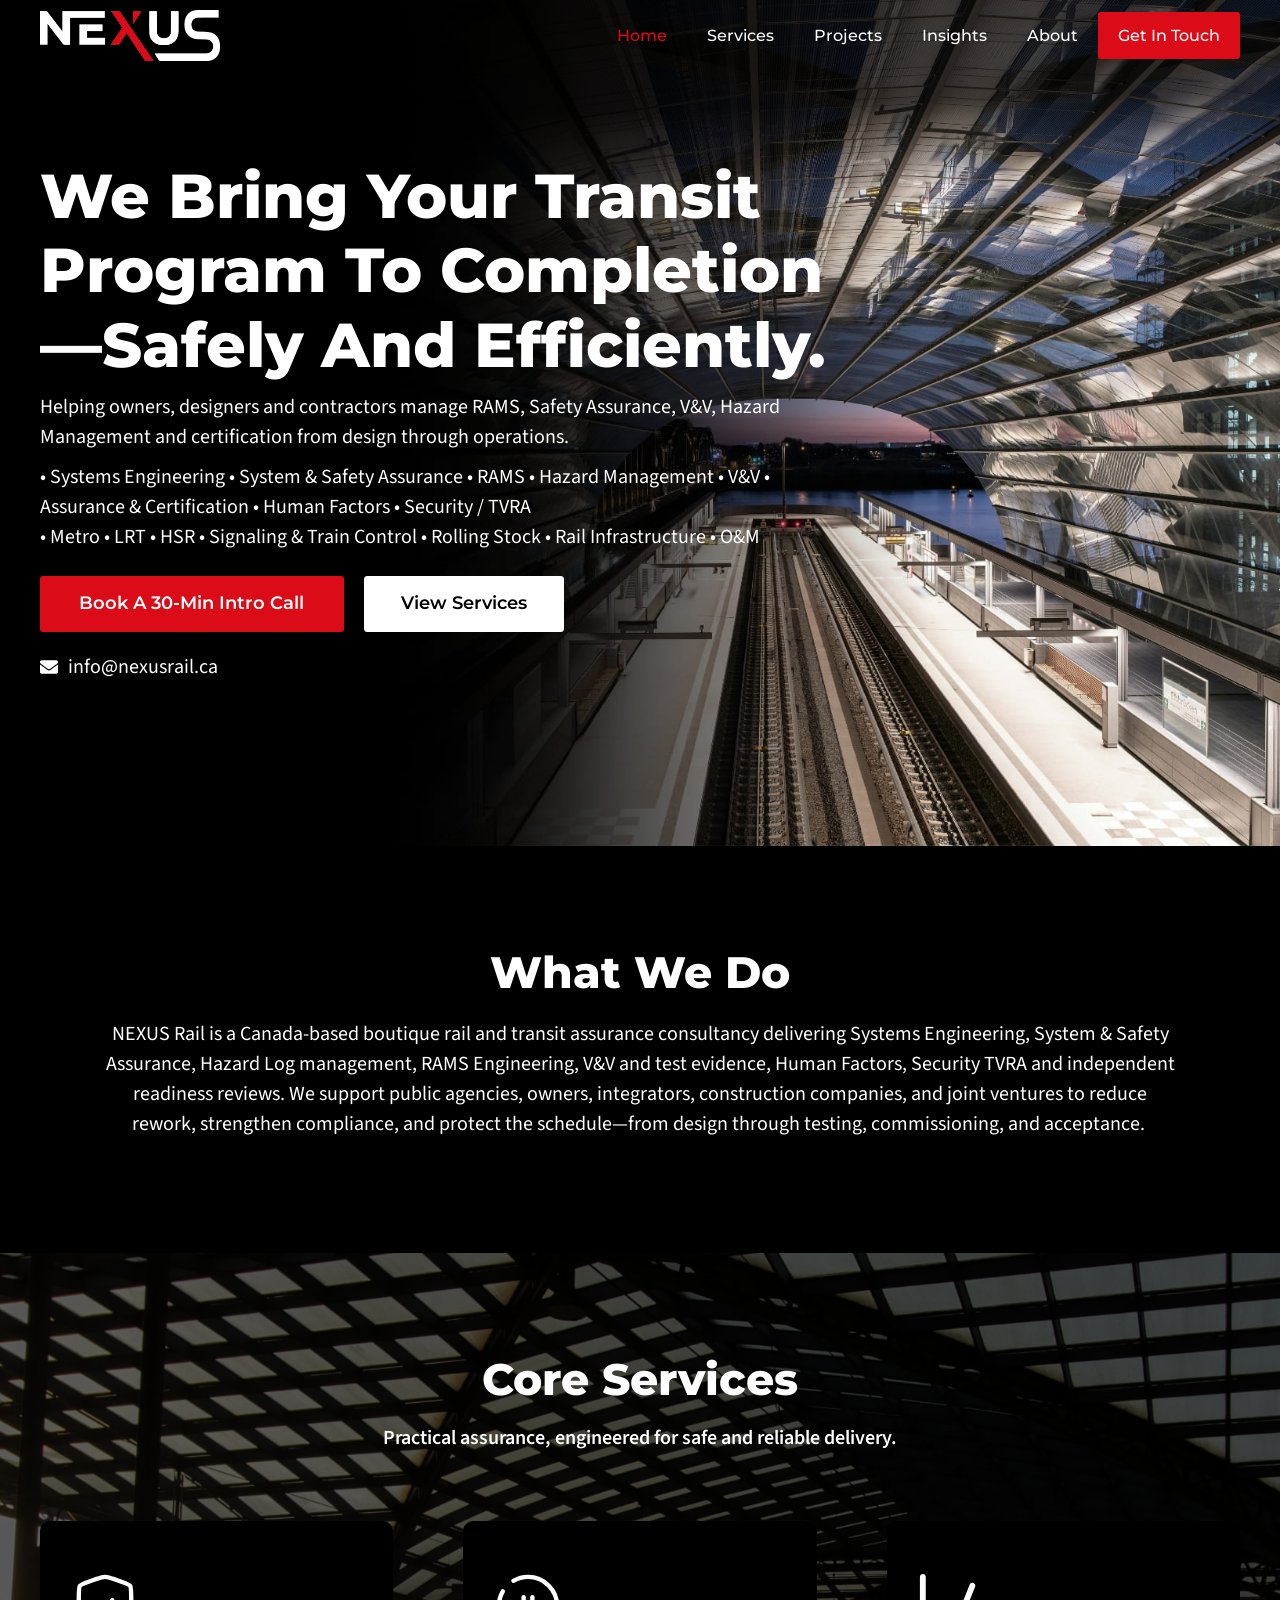
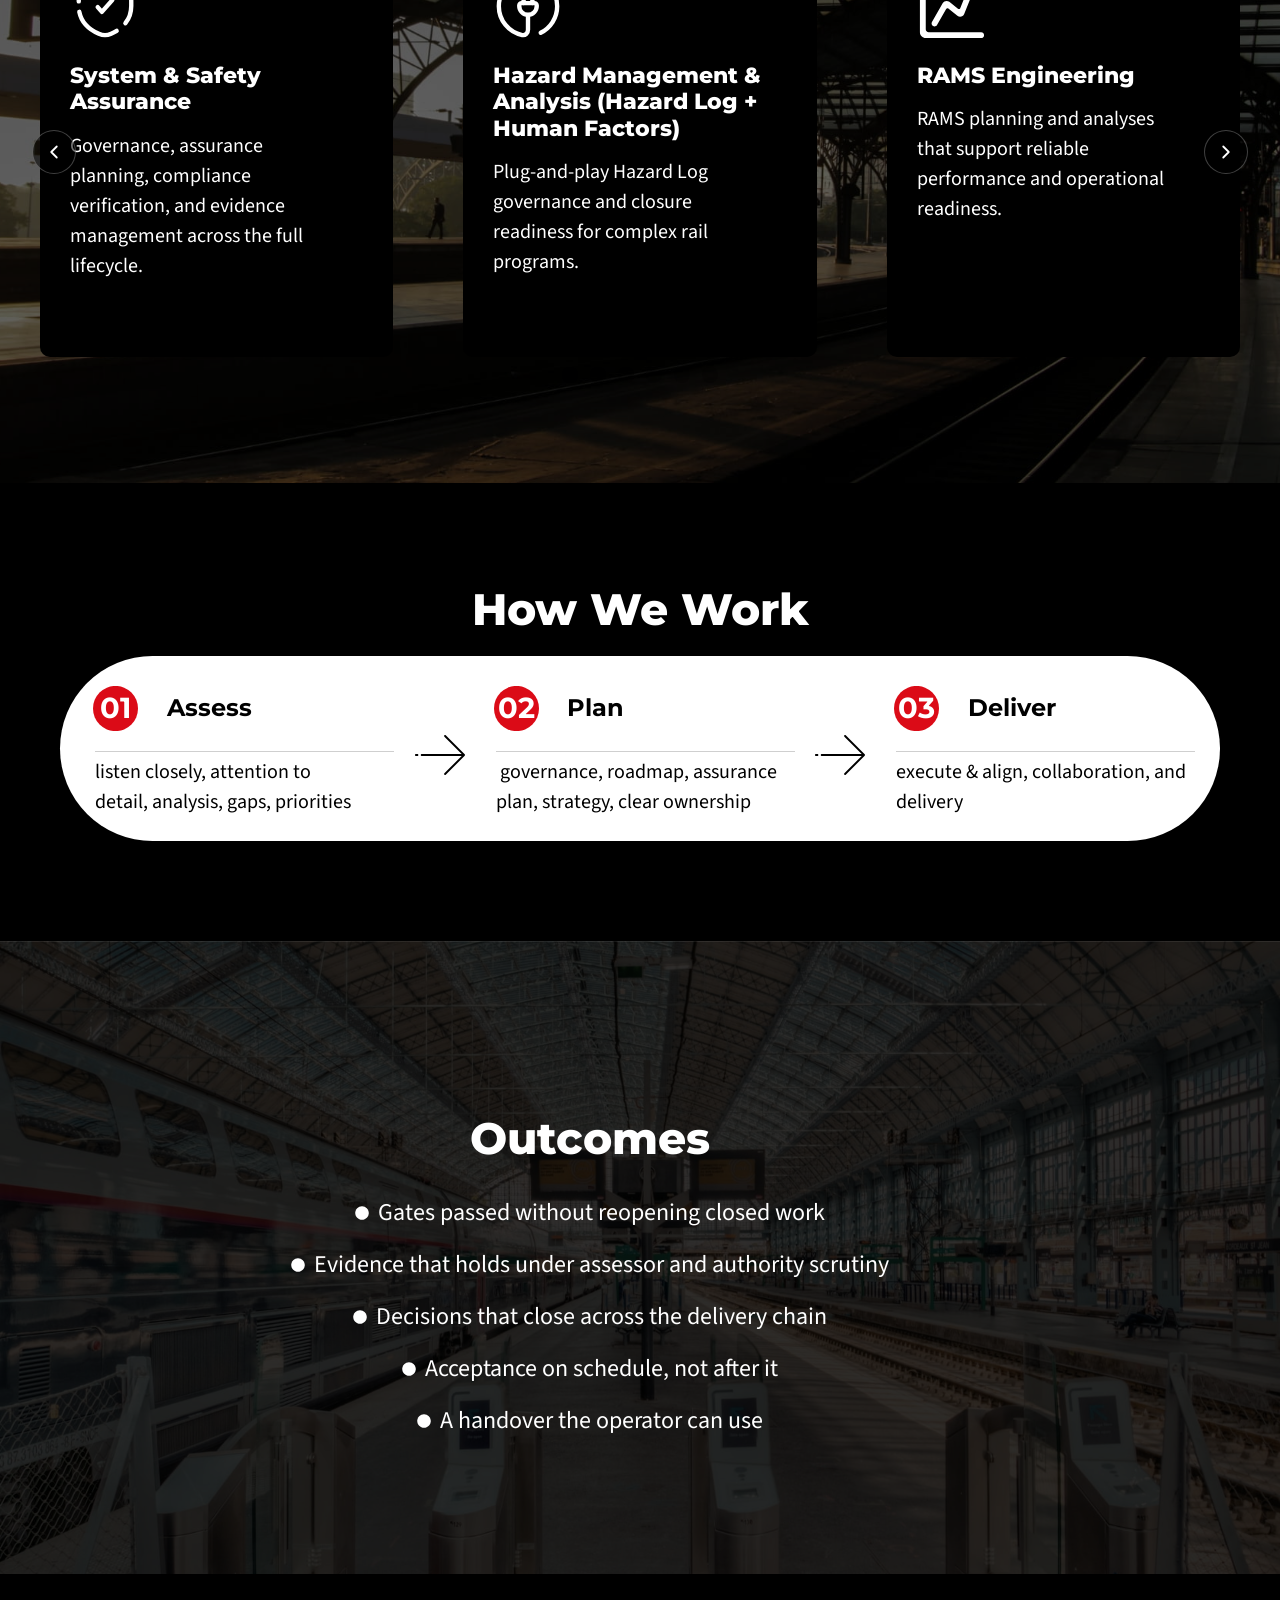
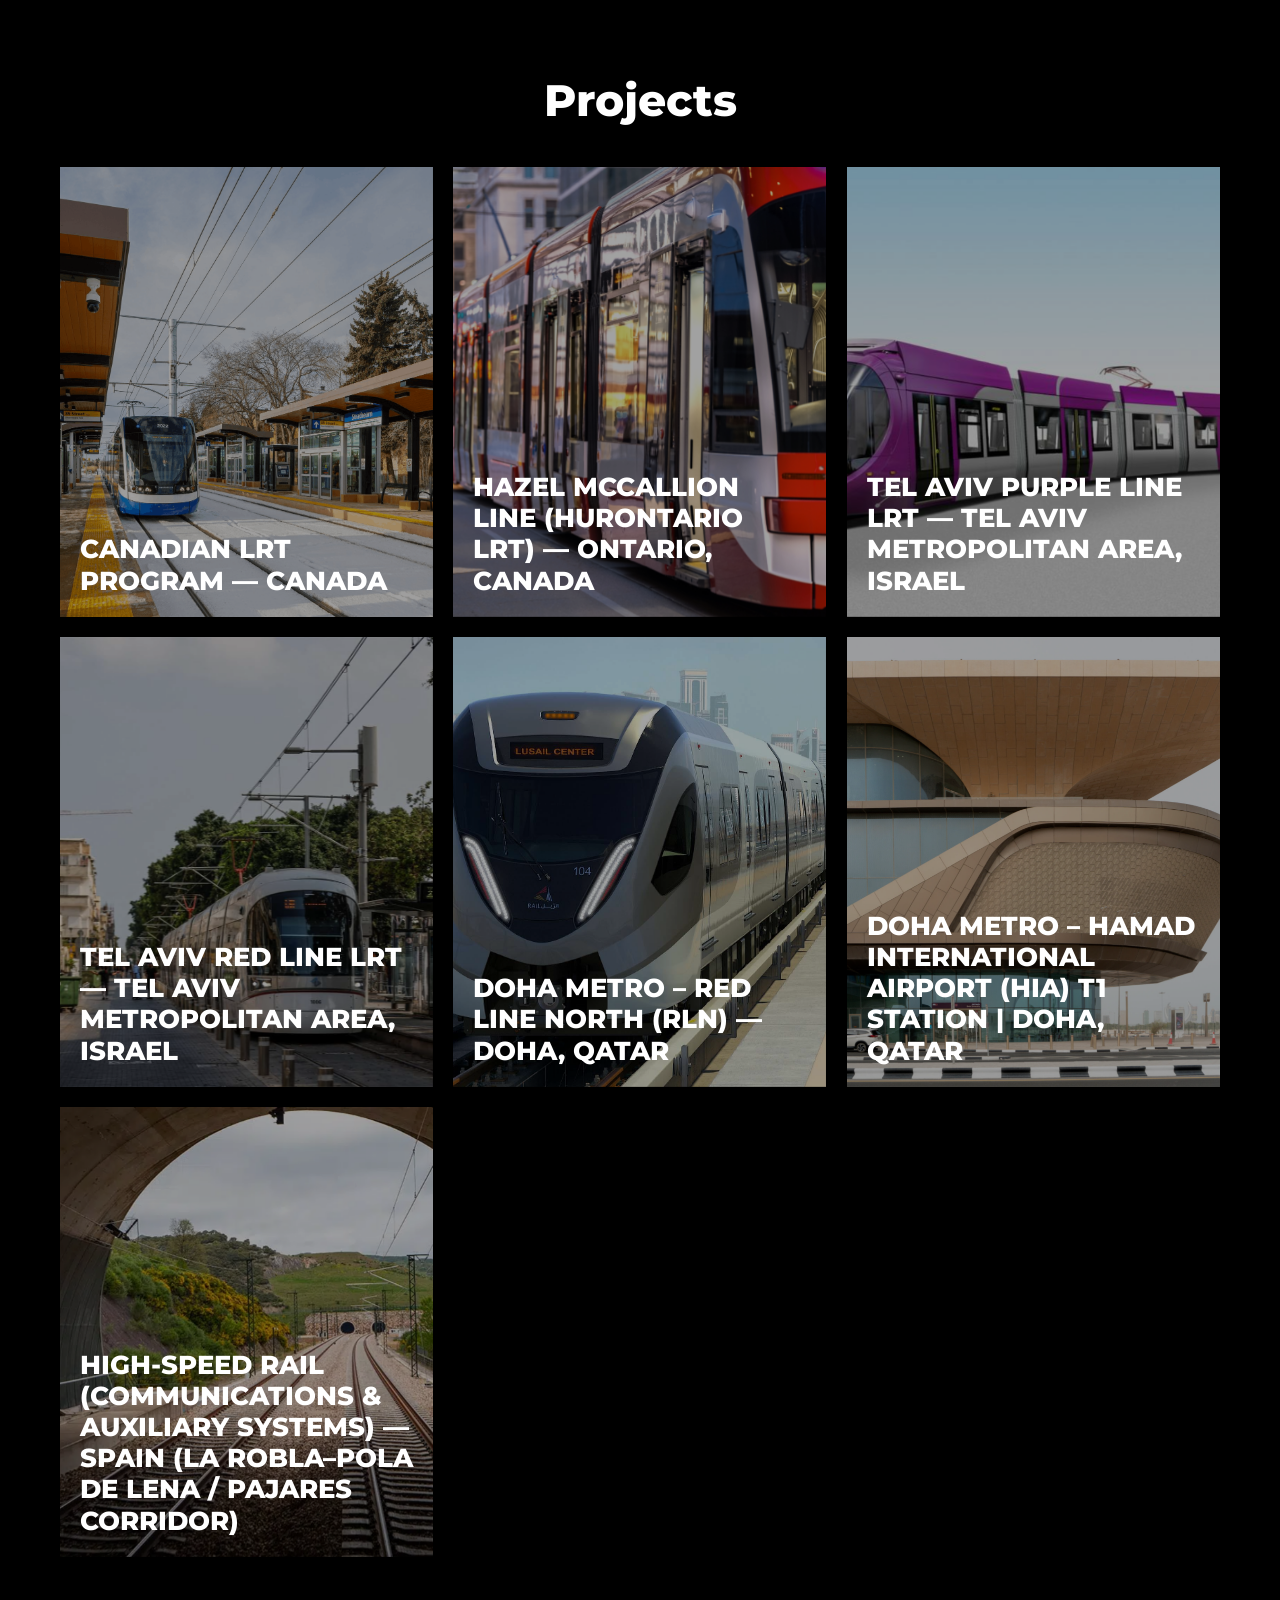
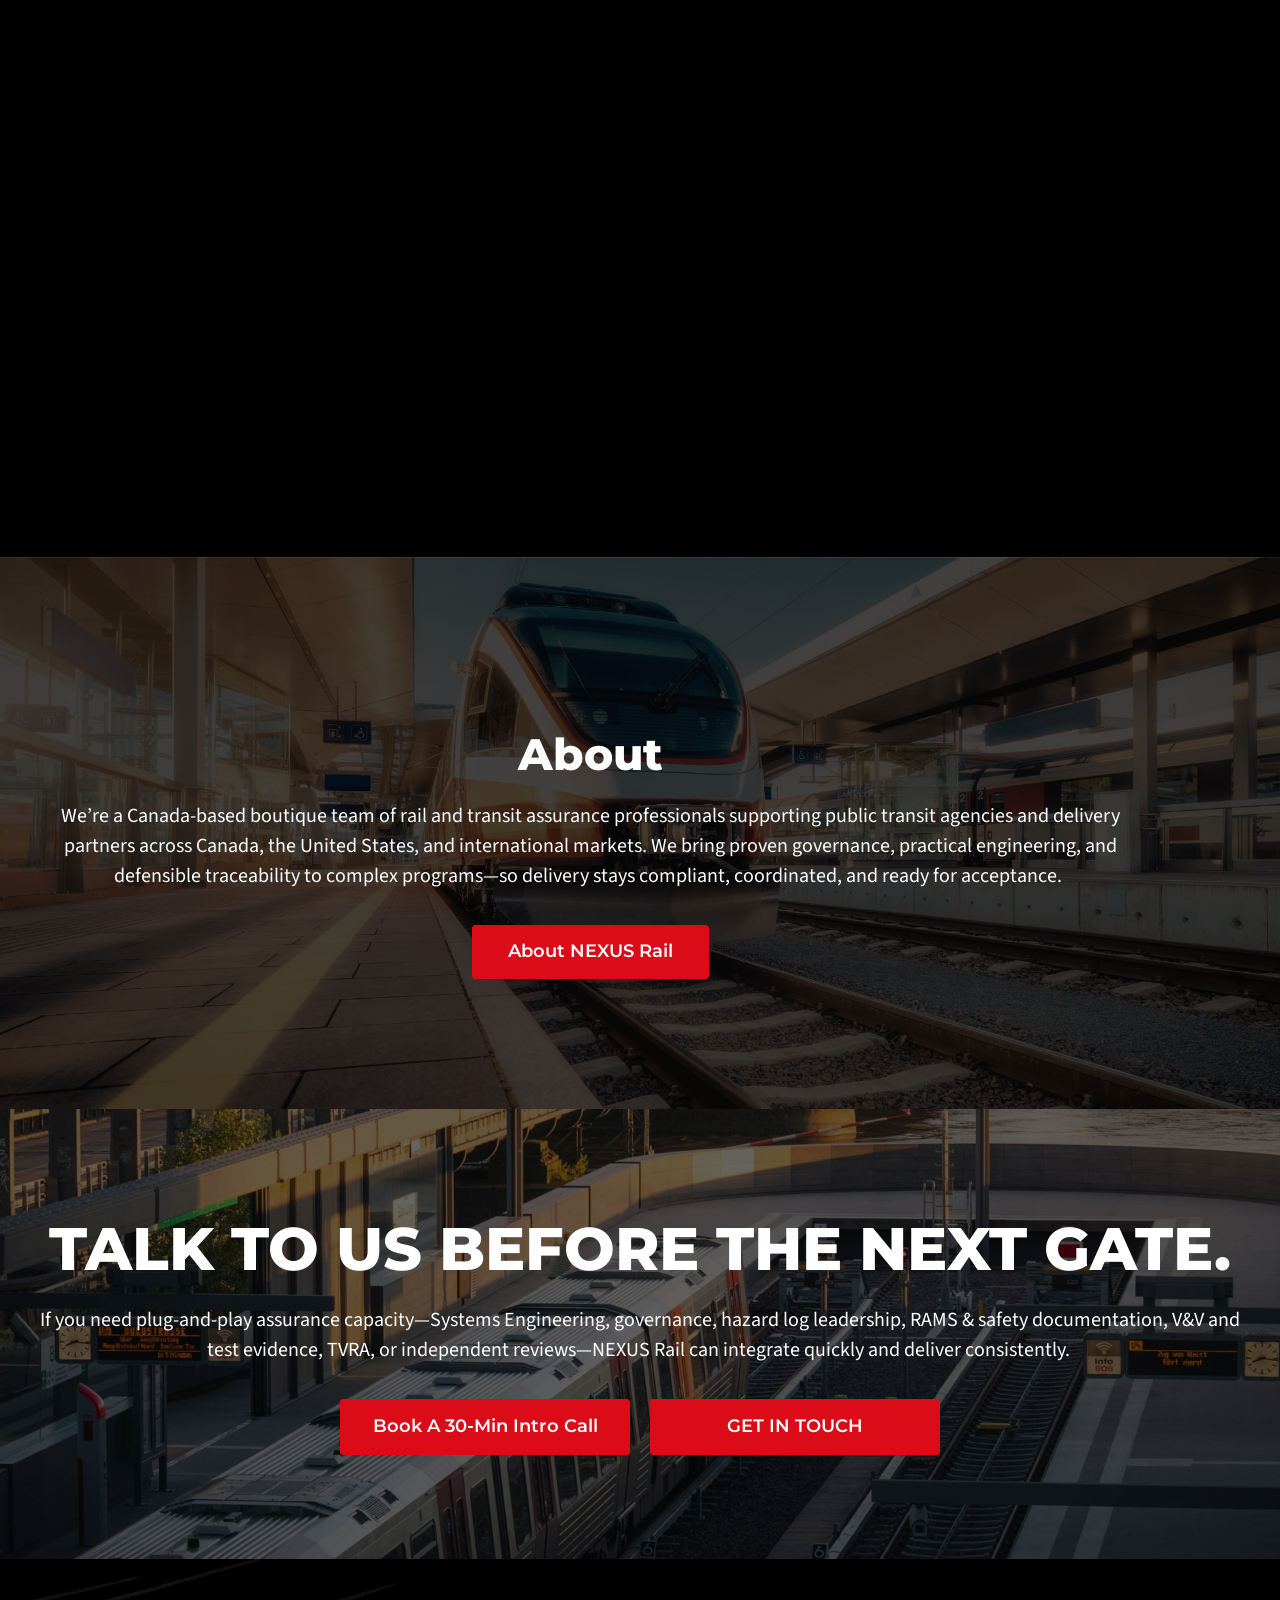
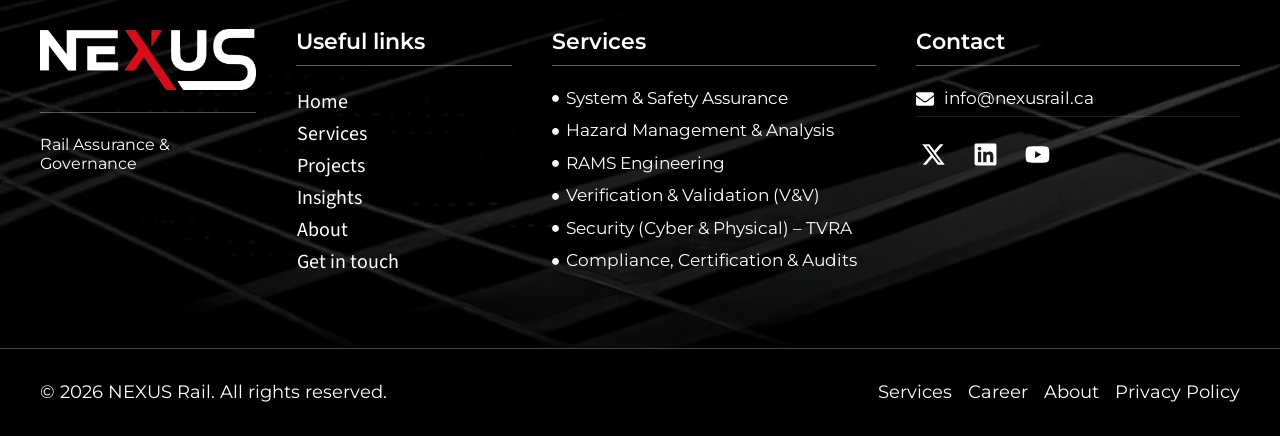
<file: index.html>
<!doctype html>
<html lang="en-US">
<head>
	<meta charset="UTF-8">
<link rel="preload" as="image" fetchpriority="high" href="wp-content/uploads/2026/02/Home-bg-5-1.jpg">
<meta name="description" content="Helping owners, designers and contractors manage RAMS, Safety Assurance, V&amp;V, Hazard Management and certification from design through operations.">
<meta property="og:type" content="website">
<meta property="og:site_name" content="NEXUS Rail">
<meta property="og:title" content="NEXUS Rail – System &amp; Safety Assurance for Rail &amp; Transit">
<meta property="og:description" content="Helping owners, designers and contractors manage RAMS, Safety Assurance, V&amp;V, Hazard Management and certification from design through operations.">
<meta property="og:url" content="https://nexusrail.ca/">
<meta property="og:image" content="https://nexusrail.ca/wp-content/uploads/2026/02/Home-bg-5-1.jpg">
<meta name="twitter:card" content="summary_large_image">
<meta name="twitter:title" content="NEXUS Rail – System &amp; Safety Assurance for Rail &amp; Transit">
<meta name="twitter:description" content="Helping owners, designers and contractors manage RAMS, Safety Assurance, V&amp;V, Hazard Management and certification from design through operations.">
<meta name="twitter:image" content="https://nexusrail.ca/wp-content/uploads/2026/02/Home-bg-5-1.jpg">
<script type="application/ld+json">
{"@context":"https://schema.org","@type":"ProfessionalService","name":"NEXUS Rail","legalName":"NEXUS RAMS GROUP INC.","alternateName":"NEXUS","url":"https://nexusrail.ca/","email":"info@nexusrail.ca","description":"Canada-based boutique rail and transit assurance consultancy delivering Systems Engineering, System & Safety Assurance, RAMS Engineering, Verification & Validation, Hazard Management, Human Factors and Security TVRA.","areaServed":[{"@type":"Country","name":"Canada"},{"@type":"Country","name":"United States"}],"address":{"@type":"PostalAddress","addressCountry":"CA"},"knowsAbout":["Systems Engineering","System and Safety Assurance","RAMS Engineering","Verification and Validation","Hazard Log management","Human Factors","Security TVRA","EN 50126","EN 50128","EN 50129","CENELEC","Light Rail Transit","Metro","High-Speed Rail"],"sameAs":["https://www.linkedin.com/company/nexusrail/","https://x.com/nexusrams","https://www.youtube.com/channel/UCzqn185ifiKt5XeITtR0sHA"]}
</script>
	<meta name="viewport" content="width=device-width, initial-scale=1">
	<link rel="profile" href="https://gmpg.org/xfn/11">
	<title>NEXUS Rail – System &amp; Safety Assurance for Rail &amp; Transit</title>
<link data-rocket-preload as="style" href="https://fonts.googleapis.com/css?family=Montserrat%3A100%2C100italic%2C200%2C200italic%2C300%2C300italic%2C400%2C400italic%2C500%2C500italic%2C600%2C600italic%2C700%2C700italic%2C800%2C800italic%2C900%2C900italic%7CSource%20Sans%203%3A100%2C100italic%2C200%2C200italic%2C300%2C300italic%2C400%2C400italic%2C500%2C500italic%2C600%2C600italic%2C700%2C700italic%2C800%2C800italic%2C900%2C900italic&#038;display=swap" rel="preload">
<link href="https://fonts.googleapis.com/css?family=Montserrat%3A100%2C100italic%2C200%2C200italic%2C300%2C300italic%2C400%2C400italic%2C500%2C500italic%2C600%2C600italic%2C700%2C700italic%2C800%2C800italic%2C900%2C900italic%7CSource%20Sans%203%3A100%2C100italic%2C200%2C200italic%2C300%2C300italic%2C400%2C400italic%2C500%2C500italic%2C600%2C600italic%2C700%2C700italic%2C800%2C800italic%2C900%2C900italic&#038;display=swap" media="print" onload="this.media=&#039;all&#039;" rel="stylesheet">
<noscript data-wpr-hosted-gf-parameters=""><link rel="stylesheet" href="https://fonts.googleapis.com/css?family=Montserrat%3A100%2C100italic%2C200%2C200italic%2C300%2C300italic%2C400%2C400italic%2C500%2C500italic%2C600%2C600italic%2C700%2C700italic%2C800%2C800italic%2C900%2C900italic%7CSource%20Sans%203%3A100%2C100italic%2C200%2C200italic%2C300%2C300italic%2C400%2C400italic%2C500%2C500italic%2C600%2C600italic%2C700%2C700italic%2C800%2C800italic%2C900%2C900italic&#038;display=swap"></noscript>
<meta name='robots' content='max-image-preview:large' />
<link href='https://fonts.gstatic.com' crossorigin rel='preconnect' />
<style id="wp-img-auto-sizes-contain-inline-css">
img:is([sizes=auto i],[sizes^="auto," i]){contain-intrinsic-size:3000px 1500px}
/*# sourceURL=wp-img-auto-sizes-contain-inline-css */
</style>
<style id="global-styles-inline-css">
:root{--wp--preset--aspect-ratio--square: 1;--wp--preset--aspect-ratio--4-3: 4/3;--wp--preset--aspect-ratio--3-4: 3/4;--wp--preset--aspect-ratio--3-2: 3/2;--wp--preset--aspect-ratio--2-3: 2/3;--wp--preset--aspect-ratio--16-9: 16/9;--wp--preset--aspect-ratio--9-16: 9/16;--wp--preset--color--black: #000000;--wp--preset--color--cyan-bluish-gray: #abb8c3;--wp--preset--color--white: #ffffff;--wp--preset--color--pale-pink: #f78da7;--wp--preset--color--vivid-red: #cf2e2e;--wp--preset--color--luminous-vivid-orange: #ff6900;--wp--preset--color--luminous-vivid-amber: #fcb900;--wp--preset--color--light-green-cyan: #7bdcb5;--wp--preset--color--vivid-green-cyan: #00d084;--wp--preset--color--pale-cyan-blue: #8ed1fc;--wp--preset--color--vivid-cyan-blue: #0693e3;--wp--preset--color--vivid-purple: #9b51e0;--wp--preset--gradient--vivid-cyan-blue-to-vivid-purple: linear-gradient(135deg,rgb(6,147,227) 0%,rgb(155,81,224) 100%);--wp--preset--gradient--light-green-cyan-to-vivid-green-cyan: linear-gradient(135deg,rgb(122,220,180) 0%,rgb(0,208,130) 100%);--wp--preset--gradient--luminous-vivid-amber-to-luminous-vivid-orange: linear-gradient(135deg,rgb(252,185,0) 0%,rgb(255,105,0) 100%);--wp--preset--gradient--luminous-vivid-orange-to-vivid-red: linear-gradient(135deg,rgb(255,105,0) 0%,rgb(207,46,46) 100%);--wp--preset--gradient--very-light-gray-to-cyan-bluish-gray: linear-gradient(135deg,rgb(238,238,238) 0%,rgb(169,184,195) 100%);--wp--preset--gradient--cool-to-warm-spectrum: linear-gradient(135deg,rgb(74,234,220) 0%,rgb(151,120,209) 20%,rgb(207,42,186) 40%,rgb(238,44,130) 60%,rgb(251,105,98) 80%,rgb(254,248,76) 100%);--wp--preset--gradient--blush-light-purple: linear-gradient(135deg,rgb(255,206,236) 0%,rgb(152,150,240) 100%);--wp--preset--gradient--blush-bordeaux: linear-gradient(135deg,rgb(254,205,165) 0%,rgb(254,45,45) 50%,rgb(107,0,62) 100%);--wp--preset--gradient--luminous-dusk: linear-gradient(135deg,rgb(255,203,112) 0%,rgb(199,81,192) 50%,rgb(65,88,208) 100%);--wp--preset--gradient--pale-ocean: linear-gradient(135deg,rgb(255,245,203) 0%,rgb(182,227,212) 50%,rgb(51,167,181) 100%);--wp--preset--gradient--electric-grass: linear-gradient(135deg,rgb(202,248,128) 0%,rgb(113,206,126) 100%);--wp--preset--gradient--midnight: linear-gradient(135deg,rgb(2,3,129) 0%,rgb(40,116,252) 100%);--wp--preset--font-size--small: 13px;--wp--preset--font-size--medium: 20px;--wp--preset--font-size--large: 36px;--wp--preset--font-size--x-large: 42px;--wp--preset--spacing--20: 0.44rem;--wp--preset--spacing--30: 0.67rem;--wp--preset--spacing--40: 1rem;--wp--preset--spacing--50: 1.5rem;--wp--preset--spacing--60: 2.25rem;--wp--preset--spacing--70: 3.38rem;--wp--preset--spacing--80: 5.06rem;--wp--preset--shadow--natural: 6px 6px 9px rgba(0, 0, 0, 0.2);--wp--preset--shadow--deep: 12px 12px 50px rgba(0, 0, 0, 0.4);--wp--preset--shadow--sharp: 6px 6px 0px rgba(0, 0, 0, 0.2);--wp--preset--shadow--outlined: 6px 6px 0px -3px rgb(255, 255, 255), 6px 6px rgb(0, 0, 0);--wp--preset--shadow--crisp: 6px 6px 0px rgb(0, 0, 0);}.wp-block-button{--wp--preset--dimension--25: 25%;--wp--preset--dimension--50: 50%;--wp--preset--dimension--75: 75%;--wp--preset--dimension--100: 100%;}:root { --wp--style--global--content-size: 800px;--wp--style--global--wide-size: 1200px; }:where(body) { margin: 0; }.wp-site-blocks > .alignleft { float: left; margin-right: 2em; }.wp-site-blocks > .alignright { float: right; margin-left: 2em; }.wp-site-blocks > .aligncenter { justify-content: center; margin-left: auto; margin-right: auto; }:where(.wp-site-blocks) > * { margin-block-start: 24px; margin-block-end: 0; }:where(.wp-site-blocks) > :first-child { margin-block-start: 0; }:where(.wp-site-blocks) > :last-child { margin-block-end: 0; }:root { --wp--style--block-gap: 24px; }:root :where(.is-layout-flow) > :first-child{margin-block-start: 0;}:root :where(.is-layout-flow) > :last-child{margin-block-end: 0;}:root :where(.is-layout-flow) > *{margin-block-start: 24px;margin-block-end: 0;}:root :where(.is-layout-constrained) > :first-child{margin-block-start: 0;}:root :where(.is-layout-constrained) > :last-child{margin-block-end: 0;}:root :where(.is-layout-constrained) > *{margin-block-start: 24px;margin-block-end: 0;}:root :where(.is-layout-flex){gap: 24px;}:root :where(.is-layout-grid){gap: 24px;}.is-layout-flow > .alignleft{float: left;margin-inline-start: 0;margin-inline-end: 2em;}.is-layout-flow > .alignright{float: right;margin-inline-start: 2em;margin-inline-end: 0;}.is-layout-flow > .aligncenter{margin-left: auto !important;margin-right: auto !important;}.is-layout-constrained > .alignleft{float: left;margin-inline-start: 0;margin-inline-end: 2em;}.is-layout-constrained > .alignright{float: right;margin-inline-start: 2em;margin-inline-end: 0;}.is-layout-constrained > .aligncenter{margin-left: auto !important;margin-right: auto !important;}.is-layout-constrained > :where(:not(.alignleft):not(.alignright):not(.alignfull)){max-width: var(--wp--style--global--content-size);margin-left: auto !important;margin-right: auto !important;}.is-layout-constrained > .alignwide{max-width: var(--wp--style--global--wide-size);}body .is-layout-flex{display: flex;}.is-layout-flex{flex-wrap: wrap;align-items: center;}.is-layout-flex > :is(*, div){margin: 0;}body .is-layout-grid{display: grid;}.is-layout-grid > :is(*, div){margin: 0;}body{padding-top: 0px;padding-right: 0px;padding-bottom: 0px;padding-left: 0px;}:root :where(.wp-element-button, .wp-block-button__link){background-color: #32373c;border-width: 0;color: #fff;font-family: inherit;font-size: inherit;font-style: inherit;font-weight: inherit;letter-spacing: inherit;line-height: inherit;padding-top: calc(0.667em + 2px);padding-right: calc(1.333em + 2px);padding-bottom: calc(0.667em + 2px);padding-left: calc(1.333em + 2px);text-decoration: none;text-transform: inherit;}.has-black-color{color: var(--wp--preset--color--black) !important;}.has-cyan-bluish-gray-color{color: var(--wp--preset--color--cyan-bluish-gray) !important;}.has-white-color{color: var(--wp--preset--color--white) !important;}.has-pale-pink-color{color: var(--wp--preset--color--pale-pink) !important;}.has-vivid-red-color{color: var(--wp--preset--color--vivid-red) !important;}.has-luminous-vivid-orange-color{color: var(--wp--preset--color--luminous-vivid-orange) !important;}.has-luminous-vivid-amber-color{color: var(--wp--preset--color--luminous-vivid-amber) !important;}.has-light-green-cyan-color{color: var(--wp--preset--color--light-green-cyan) !important;}.has-vivid-green-cyan-color{color: var(--wp--preset--color--vivid-green-cyan) !important;}.has-pale-cyan-blue-color{color: var(--wp--preset--color--pale-cyan-blue) !important;}.has-vivid-cyan-blue-color{color: var(--wp--preset--color--vivid-cyan-blue) !important;}.has-vivid-purple-color{color: var(--wp--preset--color--vivid-purple) !important;}.has-black-background-color{background-color: var(--wp--preset--color--black) !important;}.has-cyan-bluish-gray-background-color{background-color: var(--wp--preset--color--cyan-bluish-gray) !important;}.has-white-background-color{background-color: var(--wp--preset--color--white) !important;}.has-pale-pink-background-color{background-color: var(--wp--preset--color--pale-pink) !important;}.has-vivid-red-background-color{background-color: var(--wp--preset--color--vivid-red) !important;}.has-luminous-vivid-orange-background-color{background-color: var(--wp--preset--color--luminous-vivid-orange) !important;}.has-luminous-vivid-amber-background-color{background-color: var(--wp--preset--color--luminous-vivid-amber) !important;}.has-light-green-cyan-background-color{background-color: var(--wp--preset--color--light-green-cyan) !important;}.has-vivid-green-cyan-background-color{background-color: var(--wp--preset--color--vivid-green-cyan) !important;}.has-pale-cyan-blue-background-color{background-color: var(--wp--preset--color--pale-cyan-blue) !important;}.has-vivid-cyan-blue-background-color{background-color: var(--wp--preset--color--vivid-cyan-blue) !important;}.has-vivid-purple-background-color{background-color: var(--wp--preset--color--vivid-purple) !important;}.has-black-border-color{border-color: var(--wp--preset--color--black) !important;}.has-cyan-bluish-gray-border-color{border-color: var(--wp--preset--color--cyan-bluish-gray) !important;}.has-white-border-color{border-color: var(--wp--preset--color--white) !important;}.has-pale-pink-border-color{border-color: var(--wp--preset--color--pale-pink) !important;}.has-vivid-red-border-color{border-color: var(--wp--preset--color--vivid-red) !important;}.has-luminous-vivid-orange-border-color{border-color: var(--wp--preset--color--luminous-vivid-orange) !important;}.has-luminous-vivid-amber-border-color{border-color: var(--wp--preset--color--luminous-vivid-amber) !important;}.has-light-green-cyan-border-color{border-color: var(--wp--preset--color--light-green-cyan) !important;}.has-vivid-green-cyan-border-color{border-color: var(--wp--preset--color--vivid-green-cyan) !important;}.has-pale-cyan-blue-border-color{border-color: var(--wp--preset--color--pale-cyan-blue) !important;}.has-vivid-cyan-blue-border-color{border-color: var(--wp--preset--color--vivid-cyan-blue) !important;}.has-vivid-purple-border-color{border-color: var(--wp--preset--color--vivid-purple) !important;}.has-vivid-cyan-blue-to-vivid-purple-gradient-background{background: var(--wp--preset--gradient--vivid-cyan-blue-to-vivid-purple) !important;}.has-light-green-cyan-to-vivid-green-cyan-gradient-background{background: var(--wp--preset--gradient--light-green-cyan-to-vivid-green-cyan) !important;}.has-luminous-vivid-amber-to-luminous-vivid-orange-gradient-background{background: var(--wp--preset--gradient--luminous-vivid-amber-to-luminous-vivid-orange) !important;}.has-luminous-vivid-orange-to-vivid-red-gradient-background{background: var(--wp--preset--gradient--luminous-vivid-orange-to-vivid-red) !important;}.has-very-light-gray-to-cyan-bluish-gray-gradient-background{background: var(--wp--preset--gradient--very-light-gray-to-cyan-bluish-gray) !important;}.has-cool-to-warm-spectrum-gradient-background{background: var(--wp--preset--gradient--cool-to-warm-spectrum) !important;}.has-blush-light-purple-gradient-background{background: var(--wp--preset--gradient--blush-light-purple) !important;}.has-blush-bordeaux-gradient-background{background: var(--wp--preset--gradient--blush-bordeaux) !important;}.has-luminous-dusk-gradient-background{background: var(--wp--preset--gradient--luminous-dusk) !important;}.has-pale-ocean-gradient-background{background: var(--wp--preset--gradient--pale-ocean) !important;}.has-electric-grass-gradient-background{background: var(--wp--preset--gradient--electric-grass) !important;}.has-midnight-gradient-background{background: var(--wp--preset--gradient--midnight) !important;}.has-small-font-size{font-size: var(--wp--preset--font-size--small) !important;}.has-medium-font-size{font-size: var(--wp--preset--font-size--medium) !important;}.has-large-font-size{font-size: var(--wp--preset--font-size--large) !important;}.has-x-large-font-size{font-size: var(--wp--preset--font-size--x-large) !important;}
:root :where(.wp-block-icon svg){width: 24px;}
:root :where(.wp-block-pullquote){font-size: 1.5em;line-height: 1.6;}
/*# sourceURL=global-styles-inline-css */
</style>
<link rel='stylesheet' id='hello-elementor-css' href='wp-content/themes/hello-elementor/assets/css/reset.css' media='all' />
<link rel='stylesheet' id='hello-elementor-theme-style-css' href='wp-content/themes/hello-elementor/assets/css/theme.css' media='all' />
<link rel='stylesheet' id='hello-elementor-header-footer-css' href='wp-content/themes/hello-elementor/assets/css/header-footer.css' media='all' />
<link rel='stylesheet' id='elementor-frontend-css' href='wp-content/uploads/elementor/css/custom-frontend.min.css' media='all' />
<style id="elementor-frontend-inline-css">
.elementor-kit-10{--e-global-color-primary:#000000;--e-global-color-secondary:#212121;--e-global-color-text:#000000;--e-global-color-accent:#DB0B17;--e-global-color-4fcc40e:#900009;--e-global-color-57839a8:#C4C4C4;--e-global-color-c9e6552:#FFFFFF;--e-global-color-8a6eaf5:#DB0B17;--e-global-color-b72ff5e:#000000;--e-global-color-25fe8e3:#02010100;--e-global-color-e118c1c:#000000CC;--e-global-color-b8ffb71:#0B0B0B;--e-global-typography-primary-font-family:"Montserrat";--e-global-typography-primary-font-size:62px;--e-global-typography-primary-font-weight:800;--e-global-typography-primary-text-transform:uppercase;--e-global-typography-primary-font-style:normal;--e-global-typography-primary-text-decoration:none;--e-global-typography-primary-line-height:1.2em;--e-global-typography-secondary-font-family:"Montserrat";--e-global-typography-secondary-font-size:50px;--e-global-typography-secondary-font-weight:800;--e-global-typography-secondary-text-transform:uppercase;--e-global-typography-secondary-font-style:normal;--e-global-typography-secondary-text-decoration:none;--e-global-typography-secondary-line-height:1.2em;--e-global-typography-text-font-family:"Source Sans 3";--e-global-typography-text-font-size:20px;--e-global-typography-text-font-weight:400;--e-global-typography-text-text-transform:none;--e-global-typography-text-font-style:normal;--e-global-typography-text-text-decoration:none;--e-global-typography-text-word-spacing:0px;--e-global-typography-accent-font-family:"Montserrat";--e-global-typography-accent-font-size:18px;--e-global-typography-accent-font-weight:600;--e-global-typography-accent-text-transform:capitalize;--e-global-typography-accent-font-style:normal;--e-global-typography-accent-text-decoration:underline;--e-global-typography-accent-line-height:1.2em;--e-global-typography-b84f1b3-font-family:"Montserrat";--e-global-typography-b84f1b3-font-size:25px;--e-global-typography-b84f1b3-font-weight:500;--e-global-typography-b84f1b3-text-transform:none;--e-global-typography-b84f1b3-font-style:normal;--e-global-typography-b84f1b3-text-decoration:none;--e-global-typography-b84f1b3-line-height:35px;--e-global-typography-b84f1b3-letter-spacing:0px;--e-global-typography-b84f1b3-word-spacing:0px;--e-global-typography-e1ae241-font-family:"Montserrat";--e-global-typography-e1ae241-font-size:22px;--e-global-typography-e1ae241-font-weight:700;--e-global-typography-e1ae241-text-transform:none;--e-global-typography-e1ae241-font-style:normal;--e-global-typography-e1ae241-text-decoration:underline;--e-global-typography-e1ae241-line-height:30px;--e-global-typography-e1ae241-letter-spacing:0px;--e-global-typography-e1ae241-word-spacing:0px;--e-global-typography-b6196b7-font-family:"Montserrat";--e-global-typography-b6196b7-font-size:30px;--e-global-typography-b6196b7-font-weight:700;--e-global-typography-b6196b7-line-height:38px;--e-global-typography-b6196b7-letter-spacing:-0.13px;--e-global-typography-22e62d7-font-family:"Montserrat";--e-global-typography-22e62d7-font-size:156px;--e-global-typography-22e62d7-font-weight:700;--e-global-typography-22e62d7-text-transform:none;--e-global-typography-22e62d7-font-style:normal;--e-global-typography-22e62d7-text-decoration:none;--e-global-typography-22e62d7-line-height:198px;--e-global-typography-22e62d7-letter-spacing:-1.22px;--e-global-typography-22e62d7-word-spacing:0px;--e-global-typography-785de07-font-family:"Montserrat";--e-global-typography-785de07-font-size:14px;--e-global-typography-785de07-font-weight:400;--e-global-typography-785de07-text-transform:none;--e-global-typography-785de07-font-style:normal;--e-global-typography-785de07-text-decoration:none;--e-global-typography-785de07-line-height:17px;--e-global-typography-785de07-letter-spacing:0px;--e-global-typography-785de07-word-spacing:0px;--e-global-typography-d7a06da-font-family:"Montserrat";--e-global-typography-d7a06da-font-size:20px;--e-global-typography-d7a06da-font-weight:700;--e-global-typography-d7a06da-text-transform:uppercase;--e-global-typography-d7a06da-font-style:normal;--e-global-typography-d7a06da-text-decoration:none;--e-global-typography-d7a06da-line-height:24px;--e-global-typography-d7a06da-letter-spacing:0px;--e-global-typography-d7a06da-word-spacing:0px;background-color:var( --e-global-color-text );}.elementor-kit-10 e-page-transition{background-color:#FFBC7D;}.elementor-kit-10 a{color:var( --e-global-color-accent );}.elementor-section.elementor-section-boxed > .elementor-container{max-width:1200px;}.e-con{--container-max-width:1200px;--container-default-padding-top:0px;--container-default-padding-right:0px;--container-default-padding-bottom:0px;--container-default-padding-left:0px;}{}h1.entry-title{display:var(--page-title-display);}.site-header .site-branding{flex-direction:column;align-items:stretch;}.site-header{padding-inline-end:0px;padding-inline-start:0px;}.site-footer .site-branding{flex-direction:column;align-items:stretch;}@media(max-width:1024px){.elementor-kit-10{--e-global-typography-primary-font-size:59px;--e-global-typography-primary-line-height:1.2em;--e-global-typography-primary-word-spacing:0em;--e-global-typography-secondary-font-size:40px;--e-global-typography-text-font-size:18px;--e-global-typography-text-line-height:17px;--e-global-typography-accent-font-size:18px;}.elementor-section.elementor-section-boxed > .elementor-container{max-width:1024px;}.e-con{--container-max-width:1024px;}}@media(max-width:767px){.elementor-kit-10{--e-global-typography-primary-font-size:32px;--e-global-typography-primary-line-height:1.2em;--e-global-typography-secondary-font-size:26px;--e-global-typography-secondary-line-height:1.2em;--e-global-typography-text-font-size:18px;--e-global-typography-b84f1b3-font-size:18px;--e-global-typography-b84f1b3-line-height:20px;--e-global-typography-e1ae241-font-size:20px;--e-global-typography-22e62d7-font-size:100px;--e-global-typography-22e62d7-line-height:110px;}.elementor-section.elementor-section-boxed > .elementor-container{max-width:767px;}.e-con{--container-max-width:767px;}}
.elementor-231 .elementor-element.elementor-element-c6837a3{--display:flex;--min-height:98vh;--flex-direction:row;--container-widget-width:initial;--container-widget-height:100%;--container-widget-flex-grow:1;--container-widget-align-self:stretch;--flex-wrap-mobile:wrap;--gap:0px 0px;--row-gap:0px;--column-gap:0px;--overlay-opacity:0.68;}.elementor-231 .elementor-element.elementor-element-c6837a3:not(.elementor-motion-effects-element-type-background), .elementor-231 .elementor-element.elementor-element-c6837a3 > .elementor-motion-effects-container > .elementor-motion-effects-layer{background-image:url(wp-content/uploads/2026/02/Home-bg-5-1.jpg);background-position:center center;background-size:cover;}.elementor-231 .elementor-element.elementor-element-c6837a3::before, .elementor-231 .elementor-element.elementor-element-c6837a3 > .elementor-background-video-container::before, .elementor-231 .elementor-element.elementor-element-c6837a3 > .e-con-inner > .elementor-background-video-container::before, .elementor-231 .elementor-element.elementor-element-c6837a3 > .elementor-background-slideshow::before, .elementor-231 .elementor-element.elementor-element-c6837a3 > .e-con-inner > .elementor-background-slideshow::before, .elementor-231 .elementor-element.elementor-element-c6837a3 > .elementor-motion-effects-container > .elementor-motion-effects-layer::before{background-color:transparent;--background-overlay:'';background-image:linear-gradient(178deg, #000000 15%, #DB0B1700 25%);}.elementor-231 .elementor-element.elementor-element-93e4a25{--display:flex;--flex-direction:column;--container-widget-width:calc( ( 1 - var( --container-widget-flex-grow ) ) * 100% );--container-widget-height:initial;--container-widget-flex-grow:0;--container-widget-align-self:initial;--flex-wrap-mobile:wrap;--justify-content:center;--align-items:flex-start;--gap:10px 10px;--row-gap:10px;--column-gap:10px;}.elementor-231 .elementor-element.elementor-element-93e4a25.e-con{--flex-grow:0;--flex-shrink:0;}.elementor-widget-heading .elementor-heading-title{font-family:var( --e-global-typography-primary-font-family ), Sans-serif;font-size:var( --e-global-typography-primary-font-size );font-weight:var( --e-global-typography-primary-font-weight );text-transform:var( --e-global-typography-primary-text-transform );font-style:var( --e-global-typography-primary-font-style );text-decoration:var( --e-global-typography-primary-text-decoration );line-height:var( --e-global-typography-primary-line-height );color:var( --e-global-color-primary );}.elementor-231 .elementor-element.elementor-element-c930916 .elementor-heading-title{font-family:"Montserrat", Sans-serif;font-size:62px;font-weight:800;text-transform:capitalize;font-style:normal;text-decoration:none;line-height:1.2em;color:var( --e-global-color-c9e6552 );}.elementor-widget-text-editor{font-family:var( --e-global-typography-text-font-family ), Sans-serif;font-size:var( --e-global-typography-text-font-size );font-weight:var( --e-global-typography-text-font-weight );text-transform:var( --e-global-typography-text-text-transform );font-style:var( --e-global-typography-text-font-style );text-decoration:var( --e-global-typography-text-text-decoration );word-spacing:var( --e-global-typography-text-word-spacing );color:var( --e-global-color-text );}.elementor-widget-text-editor.elementor-drop-cap-view-stacked .elementor-drop-cap{background-color:var( --e-global-color-primary );}.elementor-widget-text-editor.elementor-drop-cap-view-framed .elementor-drop-cap, .elementor-widget-text-editor.elementor-drop-cap-view-default .elementor-drop-cap{color:var( --e-global-color-primary );border-color:var( --e-global-color-primary );}.elementor-231 .elementor-element.elementor-element-5ac6ac3{font-family:"Source Sans 3", Sans-serif;font-size:20px;font-weight:400;text-transform:none;font-style:normal;text-decoration:none;word-spacing:0px;color:var( --e-global-color-c9e6552 );}.elementor-231 .elementor-element.elementor-element-a85e04e{font-family:"Source Sans 3", Sans-serif;font-size:20px;font-weight:400;text-transform:none;font-style:normal;text-decoration:none;word-spacing:0px;color:var( --e-global-color-c9e6552 );}.elementor-231 .elementor-element.elementor-element-7223e4e{--display:grid;--e-con-grid-template-columns:repeat(2, 1fr);--e-con-grid-template-rows:repeat(1, 1fr);--grid-auto-flow:row;}.elementor-widget-button .elementor-button{background-color:var( --e-global-color-accent );font-family:var( --e-global-typography-accent-font-family ), Sans-serif;font-size:var( --e-global-typography-accent-font-size );font-weight:var( --e-global-typography-accent-font-weight );text-transform:var( --e-global-typography-accent-text-transform );font-style:var( --e-global-typography-accent-font-style );text-decoration:var( --e-global-typography-accent-text-decoration );line-height:var( --e-global-typography-accent-line-height );}.elementor-231 .elementor-element.elementor-element-a1e8bc6 .elementor-button{background-color:var( --e-global-color-accent );font-family:"Montserrat", Sans-serif;font-size:18px;font-weight:600;text-transform:capitalize;font-style:normal;text-decoration:none;line-height:1.2em;fill:var( --e-global-color-c9e6552 );color:var( --e-global-color-c9e6552 );border-style:solid;border-width:1px 1px 1px 1px;border-color:var( --e-global-color-accent );padding:16px 16px 16px 16px;}.elementor-231 .elementor-element.elementor-element-a1e8bc6 .elementor-button:hover, .elementor-231 .elementor-element.elementor-element-a1e8bc6 .elementor-button:focus{background-color:var( --e-global-color-4fcc40e );color:var( --e-global-color-c9e6552 );border-color:var( --e-global-color-4fcc40e );}.elementor-231 .elementor-element.elementor-element-a1e8bc6 .elementor-button:hover svg, .elementor-231 .elementor-element.elementor-element-a1e8bc6 .elementor-button:focus svg{fill:var( --e-global-color-c9e6552 );}.elementor-231 .elementor-element.elementor-element-964871e .elementor-button{background-color:var( --e-global-color-c9e6552 );font-family:"Montserrat", Sans-serif;font-size:18px;font-weight:600;text-transform:capitalize;font-style:normal;text-decoration:none;line-height:1.2em;fill:var( --e-global-color-text );color:var( --e-global-color-text );border-style:solid;border-width:1px 1px 1px 1px;border-color:var( --e-global-color-c9e6552 );padding:16px 36px 16px 36px;}.elementor-231 .elementor-element.elementor-element-964871e .elementor-button:hover, .elementor-231 .elementor-element.elementor-element-964871e .elementor-button:focus{background-color:#02010100;color:var( --e-global-color-c9e6552 );border-color:var( --e-global-color-c9e6552 );}.elementor-231 .elementor-element.elementor-element-964871e .elementor-button:hover svg, .elementor-231 .elementor-element.elementor-element-964871e .elementor-button:focus svg{fill:var( --e-global-color-c9e6552 );}.elementor-widget-icon-list .elementor-icon-list-item:not(:last-child):after{border-color:var( --e-global-color-text );}.elementor-widget-icon-list .elementor-icon-list-icon i{color:var( --e-global-color-primary );}.elementor-widget-icon-list .elementor-icon-list-icon svg{fill:var( --e-global-color-primary );}.elementor-widget-icon-list .elementor-icon-list-item > .elementor-icon-list-text, .elementor-widget-icon-list .elementor-icon-list-item > a{font-family:var( --e-global-typography-text-font-family ), Sans-serif;font-size:var( --e-global-typography-text-font-size );font-weight:var( --e-global-typography-text-font-weight );text-transform:var( --e-global-typography-text-text-transform );font-style:var( --e-global-typography-text-font-style );text-decoration:var( --e-global-typography-text-text-decoration );word-spacing:var( --e-global-typography-text-word-spacing );}.elementor-widget-icon-list .elementor-icon-list-text{color:var( --e-global-color-secondary );}.elementor-231 .elementor-element.elementor-element-46ce319{width:100%;max-width:100%;--e-icon-list-icon-size:18px;--icon-vertical-offset:0px;}.elementor-231 .elementor-element.elementor-element-46ce319 > .elementor-widget-container{margin:10px 0px 5px 0px;border-style:none;}.elementor-231 .elementor-element.elementor-element-46ce319 .elementor-icon-list-icon i{color:var( --e-global-color-c9e6552 );transition:color 0.3s;}.elementor-231 .elementor-element.elementor-element-46ce319 .elementor-icon-list-icon svg{fill:var( --e-global-color-c9e6552 );transition:fill 0.3s;}.elementor-231 .elementor-element.elementor-element-46ce319 .elementor-icon-list-item > .elementor-icon-list-text, .elementor-231 .elementor-element.elementor-element-46ce319 .elementor-icon-list-item > a{font-family:"Source Sans 3", Sans-serif;font-size:20px;font-weight:400;text-transform:none;font-style:normal;text-decoration:none;word-spacing:0px;}.elementor-231 .elementor-element.elementor-element-46ce319 .elementor-icon-list-text{color:var( --e-global-color-c9e6552 );transition:color 0.3s;}.elementor-231 .elementor-element.elementor-element-69e5f13{--display:flex;--flex-direction:column;--container-widget-width:100%;--container-widget-height:initial;--container-widget-flex-grow:0;--container-widget-align-self:initial;--flex-wrap-mobile:wrap;}.elementor-231 .elementor-element.elementor-element-ad50cb9{--display:flex;--flex-direction:column;--container-widget-width:100%;--container-widget-height:initial;--container-widget-flex-grow:0;--container-widget-align-self:initial;--flex-wrap-mobile:wrap;}.elementor-231 .elementor-element.elementor-element-11adbef{--display:flex;--padding-top:100px;--padding-bottom:100px;--padding-left:20px;--padding-right:20px;}.elementor-231 .elementor-element.elementor-element-4936b17{text-align:center;}.elementor-231 .elementor-element.elementor-element-4936b17 .elementor-heading-title{font-family:"Montserrat", Sans-serif;font-size:44px;font-weight:800;text-transform:capitalize;font-style:normal;text-decoration:none;line-height:1.2em;color:var( --e-global-color-c9e6552 );}.elementor-231 .elementor-element.elementor-element-bc5e56d{text-align:center;font-family:"Source Sans 3", Sans-serif;font-size:20px;font-weight:400;text-transform:none;font-style:normal;text-decoration:none;word-spacing:0px;color:var( --e-global-color-c9e6552 );}.elementor-231 .elementor-element.elementor-element-b4f55fd{--display:flex;--flex-direction:column;--container-widget-width:100%;--container-widget-height:initial;--container-widget-flex-grow:0;--container-widget-align-self:initial;--flex-wrap-mobile:wrap;--overlay-opacity:0.58;--padding-top:100px;--padding-bottom:100px;--padding-left:20px;--padding-right:20px;}.elementor-231 .elementor-element.elementor-element-b4f55fd:not(.elementor-motion-effects-element-type-background), .elementor-231 .elementor-element.elementor-element-b4f55fd > .elementor-motion-effects-container > .elementor-motion-effects-layer{background-color:var( --e-global-color-c9e6552 );background-image:url(wp-content/uploads/2026/02/banner-4-1.jpg);background-position:center center;background-size:cover;}.elementor-231 .elementor-element.elementor-element-b4f55fd::before, .elementor-231 .elementor-element.elementor-element-b4f55fd > .elementor-background-video-container::before, .elementor-231 .elementor-element.elementor-element-b4f55fd > .e-con-inner > .elementor-background-video-container::before, .elementor-231 .elementor-element.elementor-element-b4f55fd > .elementor-background-slideshow::before, .elementor-231 .elementor-element.elementor-element-b4f55fd > .e-con-inner > .elementor-background-slideshow::before, .elementor-231 .elementor-element.elementor-element-b4f55fd > .elementor-motion-effects-container > .elementor-motion-effects-layer::before{background-color:#000000;--background-overlay:'';}.elementor-231 .elementor-element.elementor-element-c19a214{text-align:center;}.elementor-231 .elementor-element.elementor-element-c19a214 .elementor-heading-title{font-family:"Montserrat", Sans-serif;font-size:44px;font-weight:800;text-transform:capitalize;font-style:normal;text-decoration:none;line-height:1.2em;color:var( --e-global-color-c9e6552 );}.elementor-231 .elementor-element.elementor-element-db34990{text-align:center;}.elementor-231 .elementor-element.elementor-element-db34990 .elementor-heading-title{font-family:"Source Sans 3", Sans-serif;font-size:20px;font-weight:600;text-transform:none;font-style:normal;text-decoration:none;word-spacing:0px;color:var( --e-global-color-c9e6552 );}.elementor-231 .elementor-element.elementor-element-6dd0340{--spacer-size:30px;}.elementor-231 .elementor-element.elementor-element-691262c{--display:flex;border-style:none;--border-style:none;}.elementor-widget-call-to-action .elementor-cta__title{font-family:var( --e-global-typography-primary-font-family ), Sans-serif;font-size:var( --e-global-typography-primary-font-size );font-weight:var( --e-global-typography-primary-font-weight );text-transform:var( --e-global-typography-primary-text-transform );font-style:var( --e-global-typography-primary-font-style );text-decoration:var( --e-global-typography-primary-text-decoration );line-height:var( --e-global-typography-primary-line-height );}.elementor-widget-call-to-action .elementor-cta__description{font-family:var( --e-global-typography-text-font-family ), Sans-serif;font-size:var( --e-global-typography-text-font-size );font-weight:var( --e-global-typography-text-font-weight );text-transform:var( --e-global-typography-text-text-transform );font-style:var( --e-global-typography-text-font-style );text-decoration:var( --e-global-typography-text-text-decoration );word-spacing:var( --e-global-typography-text-word-spacing );}.elementor-widget-call-to-action .elementor-cta__button{font-family:var( --e-global-typography-accent-font-family ), Sans-serif;font-size:var( --e-global-typography-accent-font-size );font-weight:var( --e-global-typography-accent-font-weight );text-transform:var( --e-global-typography-accent-text-transform );font-style:var( --e-global-typography-accent-font-style );text-decoration:var( --e-global-typography-accent-text-decoration );line-height:var( --e-global-typography-accent-line-height );}.elementor-widget-call-to-action .elementor-ribbon-inner{background-color:var( --e-global-color-accent );font-family:var( --e-global-typography-accent-font-family ), Sans-serif;font-size:var( --e-global-typography-accent-font-size );font-weight:var( --e-global-typography-accent-font-weight );text-transform:var( --e-global-typography-accent-text-transform );font-style:var( --e-global-typography-accent-font-style );text-decoration:var( --e-global-typography-accent-text-decoration );line-height:var( --e-global-typography-accent-line-height );}.elementor-231 .elementor-element.elementor-element-933c75f .elementor-cta .elementor-cta__bg, .elementor-231 .elementor-element.elementor-element-933c75f .elementor-cta .elementor-cta__bg-overlay{transition-duration:1500ms;}.elementor-231 .elementor-element.elementor-element-933c75f .elementor-cta__content{text-align:start;padding:50px 50px 50px 30px;background-color:#FFFFFF00;}.elementor-231 .elementor-element.elementor-element-933c75f .elementor-icon{font-size:70px;}.elementor-231 .elementor-element.elementor-element-933c75f .elementor-cta__title{font-family:"Montserrat", Sans-serif;font-size:22px;font-weight:800;text-transform:capitalize;font-style:normal;text-decoration:none;line-height:1.2em;color:var( --e-global-color-c9e6552 );}.elementor-231 .elementor-element.elementor-element-933c75f .elementor-cta__description{font-family:"Source Sans 3", Sans-serif;font-size:20px;font-weight:400;text-transform:none;font-style:normal;text-decoration:none;word-spacing:0px;color:var( --e-global-color-c9e6552 );}.elementor-231 .elementor-element.elementor-element-5bea1c0{--display:flex;}.elementor-231 .elementor-element.elementor-element-419301e .elementor-cta .elementor-cta__bg, .elementor-231 .elementor-element.elementor-element-419301e .elementor-cta .elementor-cta__bg-overlay{transition-duration:1500ms;}.elementor-231 .elementor-element.elementor-element-419301e .elementor-cta__content{text-align:start;padding:50px 50px 50px 30px;background-color:#FFFFFF00;}.elementor-231 .elementor-element.elementor-element-419301e .elementor-icon{font-size:70px;}.elementor-231 .elementor-element.elementor-element-419301e .elementor-cta__title{font-family:"Montserrat", Sans-serif;font-size:22px;font-weight:800;text-transform:capitalize;font-style:normal;text-decoration:none;line-height:1.2em;color:var( --e-global-color-c9e6552 );}.elementor-231 .elementor-element.elementor-element-419301e .elementor-cta__description{font-family:"Source Sans 3", Sans-serif;font-size:20px;font-weight:400;text-transform:none;font-style:normal;text-decoration:none;word-spacing:0px;color:var( --e-global-color-c9e6552 );}.elementor-231 .elementor-element.elementor-element-b4033e7{--display:flex;}.elementor-231 .elementor-element.elementor-element-26b3124 .elementor-cta .elementor-cta__bg, .elementor-231 .elementor-element.elementor-element-26b3124 .elementor-cta .elementor-cta__bg-overlay{transition-duration:1500ms;}.elementor-231 .elementor-element.elementor-element-26b3124 .elementor-cta__content{text-align:start;padding:50px 50px 50px 30px;background-color:#FFFFFF00;}.elementor-231 .elementor-element.elementor-element-26b3124 .elementor-icon{font-size:70px;}.elementor-231 .elementor-element.elementor-element-26b3124 .elementor-cta__title{font-family:"Montserrat", Sans-serif;font-size:22px;font-weight:800;text-transform:capitalize;font-style:normal;text-decoration:none;line-height:1.2em;color:var( --e-global-color-c9e6552 );}.elementor-231 .elementor-element.elementor-element-26b3124 .elementor-cta__description{font-family:"Source Sans 3", Sans-serif;font-size:20px;font-weight:400;text-transform:none;font-style:normal;text-decoration:none;word-spacing:0px;color:var( --e-global-color-c9e6552 );}.elementor-231 .elementor-element.elementor-element-1287353{--display:flex;}.elementor-231 .elementor-element.elementor-element-7ac869a .elementor-cta .elementor-cta__bg, .elementor-231 .elementor-element.elementor-element-7ac869a .elementor-cta .elementor-cta__bg-overlay{transition-duration:1500ms;}.elementor-231 .elementor-element.elementor-element-7ac869a .elementor-cta__content{text-align:start;padding:50px 50px 50px 30px;background-color:#FFFFFF00;}.elementor-231 .elementor-element.elementor-element-7ac869a .elementor-icon{font-size:70px;}.elementor-231 .elementor-element.elementor-element-7ac869a .elementor-cta__title{font-family:"Montserrat", Sans-serif;font-size:22px;font-weight:800;text-transform:capitalize;font-style:normal;text-decoration:none;line-height:1.2em;color:var( --e-global-color-c9e6552 );}.elementor-231 .elementor-element.elementor-element-7ac869a .elementor-cta__description{font-family:"Source Sans 3", Sans-serif;font-size:20px;font-weight:400;text-transform:none;font-style:normal;text-decoration:none;word-spacing:0px;color:var( --e-global-color-c9e6552 );}.elementor-231 .elementor-element.elementor-element-0c637a4{--display:flex;}.elementor-231 .elementor-element.elementor-element-c65c804 .elementor-cta .elementor-cta__bg, .elementor-231 .elementor-element.elementor-element-c65c804 .elementor-cta .elementor-cta__bg-overlay{transition-duration:1500ms;}.elementor-231 .elementor-element.elementor-element-c65c804 .elementor-cta__content{text-align:start;padding:50px 50px 50px 30px;background-color:#FFFFFF00;}.elementor-231 .elementor-element.elementor-element-c65c804 .elementor-icon{font-size:70px;}.elementor-231 .elementor-element.elementor-element-c65c804 .elementor-cta__title{font-family:"Montserrat", Sans-serif;font-size:22px;font-weight:800;text-transform:capitalize;font-style:normal;text-decoration:none;line-height:1.2em;color:var( --e-global-color-c9e6552 );}.elementor-231 .elementor-element.elementor-element-c65c804 .elementor-cta__description{font-family:"Source Sans 3", Sans-serif;font-size:20px;font-weight:400;text-transform:none;font-style:normal;text-decoration:none;word-spacing:0px;color:var( --e-global-color-c9e6552 );}.elementor-231 .elementor-element.elementor-element-a9cf715{--display:flex;}.elementor-231 .elementor-element.elementor-element-9b1493c .elementor-cta .elementor-cta__bg, .elementor-231 .elementor-element.elementor-element-9b1493c .elementor-cta .elementor-cta__bg-overlay{transition-duration:1500ms;}.elementor-231 .elementor-element.elementor-element-9b1493c .elementor-cta__content{text-align:start;padding:50px 50px 50px 30px;background-color:#FFFFFF00;}.elementor-231 .elementor-element.elementor-element-9b1493c .elementor-icon{font-size:70px;}.elementor-231 .elementor-element.elementor-element-9b1493c .elementor-cta__title{font-family:"Montserrat", Sans-serif;font-size:22px;font-weight:800;text-transform:capitalize;font-style:normal;text-decoration:none;line-height:1.2em;color:var( --e-global-color-c9e6552 );}.elementor-231 .elementor-element.elementor-element-9b1493c .elementor-cta__description{font-family:"Source Sans 3", Sans-serif;font-size:20px;font-weight:400;text-transform:none;font-style:normal;text-decoration:none;word-spacing:0px;color:var( --e-global-color-c9e6552 );}.elementor-231 .elementor-element.elementor-element-0748c20{--e-n-carousel-swiper-slides-gap:70px;--e-n-carousel-slide-height:auto;--e-n-carousel-slide-container-height:100%;--e-n-carousel-swiper-pagination-size:16px;}:where( .elementor-231 .elementor-element.elementor-element-0748c20 .swiper-slide ) > .e-con{background-color:#000000;--border-radius:10px 10px 10px 10px;}.elementor-231 .elementor-element.elementor-element-0fa267a{--display:flex;--flex-direction:column;--container-widget-width:100%;--container-widget-height:initial;--container-widget-flex-grow:0;--container-widget-align-self:initial;--flex-wrap-mobile:wrap;}.elementor-231 .elementor-element.elementor-element-f86a96a{--display:flex;--padding-top:100px;--padding-bottom:100px;--padding-left:20px;--padding-right:20px;}.elementor-231 .elementor-element.elementor-element-ba43905{text-align:center;}.elementor-231 .elementor-element.elementor-element-ba43905 .elementor-heading-title{font-family:"Montserrat", Sans-serif;font-size:44px;font-weight:800;text-transform:capitalize;font-style:normal;text-decoration:none;line-height:1.2em;color:var( --e-global-color-c9e6552 );}.elementor-231 .elementor-element.elementor-element-c2e7f8a{--display:flex;--flex-direction:row;--container-widget-width:calc( ( 1 - var( --container-widget-flex-grow ) ) * 100% );--container-widget-height:100%;--container-widget-flex-grow:1;--container-widget-align-self:stretch;--flex-wrap-mobile:wrap;--align-items:center;--border-radius:100px 100px 100px 100px;--padding-top:10px;--padding-bottom:10px;--padding-left:25px;--padding-right:25px;}.elementor-231 .elementor-element.elementor-element-c2e7f8a:not(.elementor-motion-effects-element-type-background), .elementor-231 .elementor-element.elementor-element-c2e7f8a > .elementor-motion-effects-container > .elementor-motion-effects-layer{background-color:var( --e-global-color-c9e6552 );}.elementor-231 .elementor-element.elementor-element-80f0607{--display:flex;--margin-top:20px;--margin-bottom:0px;--margin-left:0px;--margin-right:0px;}.elementor-231 .elementor-element.elementor-element-74e7abd{--display:flex;--flex-direction:row;--container-widget-width:calc( ( 1 - var( --container-widget-flex-grow ) ) * 100% );--container-widget-height:100%;--container-widget-flex-grow:1;--container-widget-align-self:stretch;--flex-wrap-mobile:wrap;--align-items:center;}.elementor-231 .elementor-element.elementor-element-0328382{--display:flex;}.elementor-231 .elementor-element.elementor-element-0a38d8f > .elementor-widget-container{background-color:var( --e-global-color-accent );padding:5px 5px 5px 5px;}.elementor-231 .elementor-element.elementor-element-0a38d8f:not( .elementor-widget-image ) .elementor-widget-container, .elementor-231 .elementor-element.elementor-element-0a38d8f.elementor-widget-image .elementor-widget-container img{-webkit-mask-image:url(wp-content/plugins/elementor/assets/mask-shapes/circle.svg );-webkit-mask-size:contain;-webkit-mask-position:center center;-webkit-mask-repeat:no-repeat;}.elementor-231 .elementor-element.elementor-element-0a38d8f{text-align:center;}.elementor-231 .elementor-element.elementor-element-0a38d8f .elementor-heading-title{font-family:"Montserrat", Sans-serif;font-size:29px;font-weight:700;text-transform:none;font-style:normal;text-decoration:none;word-spacing:0px;color:var( --e-global-color-c9e6552 );}.elementor-231 .elementor-element.elementor-element-7e8798d{--display:flex;}.elementor-231 .elementor-element.elementor-element-bc46c97 .elementor-heading-title{font-family:"Montserrat", Sans-serif;font-size:24px;font-weight:700;text-transform:none;font-style:normal;text-decoration:none;word-spacing:0px;color:var( --e-global-color-text );}.elementor-231 .elementor-element.elementor-element-43d4941 > .elementor-widget-container{margin:0px 0px 0px 10px;padding:5px 0px 0px 0px;border-style:solid;border-width:1px 0px 0px 0px;border-color:#00000030;}.elementor-231 .elementor-element.elementor-element-43d4941{font-family:"Source Sans 3", Sans-serif;font-size:20px;font-weight:400;text-transform:none;font-style:normal;text-decoration:none;word-spacing:0px;color:var( --e-global-color-text );}.elementor-231 .elementor-element.elementor-element-1893306{--display:flex;--margin-top:20px;--margin-bottom:0px;--margin-left:0px;--margin-right:0px;}.elementor-widget-icon.elementor-view-stacked .elementor-icon{background-color:var( --e-global-color-primary );}.elementor-widget-icon.elementor-view-framed .elementor-icon, .elementor-widget-icon.elementor-view-default .elementor-icon{color:var( --e-global-color-primary );border-color:var( --e-global-color-primary );}.elementor-widget-icon.elementor-view-framed .elementor-icon, .elementor-widget-icon.elementor-view-default .elementor-icon svg{fill:var( --e-global-color-primary );}.elementor-231 .elementor-element.elementor-element-1a4dc7b .elementor-icon-wrapper{text-align:center;}.elementor-231 .elementor-element.elementor-element-1a4dc7b.elementor-view-stacked .elementor-icon{background-color:var( --e-global-color-primary );}.elementor-231 .elementor-element.elementor-element-1a4dc7b.elementor-view-framed .elementor-icon, .elementor-231 .elementor-element.elementor-element-1a4dc7b.elementor-view-default .elementor-icon{color:var( --e-global-color-primary );border-color:var( --e-global-color-primary );}.elementor-231 .elementor-element.elementor-element-1a4dc7b.elementor-view-framed .elementor-icon, .elementor-231 .elementor-element.elementor-element-1a4dc7b.elementor-view-default .elementor-icon svg{fill:var( --e-global-color-primary );}.elementor-231 .elementor-element.elementor-element-79f2525{--display:flex;--margin-top:20px;--margin-bottom:0px;--margin-left:0px;--margin-right:0px;}.elementor-231 .elementor-element.elementor-element-9b55e93{--display:flex;--flex-direction:row;--container-widget-width:calc( ( 1 - var( --container-widget-flex-grow ) ) * 100% );--container-widget-height:100%;--container-widget-flex-grow:1;--container-widget-align-self:stretch;--flex-wrap-mobile:wrap;--align-items:center;}.elementor-231 .elementor-element.elementor-element-ed84874{--display:flex;}.elementor-231 .elementor-element.elementor-element-f11d9a9 > .elementor-widget-container{background-color:var( --e-global-color-accent );padding:5px 5px 5px 5px;}.elementor-231 .elementor-element.elementor-element-f11d9a9:not( .elementor-widget-image ) .elementor-widget-container, .elementor-231 .elementor-element.elementor-element-f11d9a9.elementor-widget-image .elementor-widget-container img{-webkit-mask-image:url(wp-content/plugins/elementor/assets/mask-shapes/circle.svg );-webkit-mask-size:contain;-webkit-mask-position:center center;-webkit-mask-repeat:no-repeat;}.elementor-231 .elementor-element.elementor-element-f11d9a9{text-align:center;}.elementor-231 .elementor-element.elementor-element-f11d9a9 .elementor-heading-title{font-family:"Montserrat", Sans-serif;font-size:29px;font-weight:700;text-transform:none;font-style:normal;text-decoration:none;word-spacing:0px;color:var( --e-global-color-c9e6552 );}.elementor-231 .elementor-element.elementor-element-4a5552e{--display:flex;}.elementor-231 .elementor-element.elementor-element-a439f13 .elementor-heading-title{font-family:"Montserrat", Sans-serif;font-size:24px;font-weight:700;text-transform:none;font-style:normal;text-decoration:none;word-spacing:0px;color:var( --e-global-color-text );}.elementor-231 .elementor-element.elementor-element-0f0aa70 > .elementor-widget-container{margin:0px 0px 0px 10px;padding:5px 0px 0px 0px;border-style:solid;border-width:1px 0px 0px 0px;border-color:#00000030;}.elementor-231 .elementor-element.elementor-element-0f0aa70{font-family:"Source Sans 3", Sans-serif;font-size:20px;font-weight:400;text-transform:none;font-style:normal;text-decoration:none;word-spacing:0px;color:var( --e-global-color-text );}.elementor-231 .elementor-element.elementor-element-7a39dd6{--display:flex;--margin-top:20px;--margin-bottom:0px;--margin-left:0px;--margin-right:0px;}.elementor-231 .elementor-element.elementor-element-f739f4e .elementor-icon-wrapper{text-align:center;}.elementor-231 .elementor-element.elementor-element-f739f4e.elementor-view-stacked .elementor-icon{background-color:var( --e-global-color-primary );}.elementor-231 .elementor-element.elementor-element-f739f4e.elementor-view-framed .elementor-icon, .elementor-231 .elementor-element.elementor-element-f739f4e.elementor-view-default .elementor-icon{color:var( --e-global-color-primary );border-color:var( --e-global-color-primary );}.elementor-231 .elementor-element.elementor-element-f739f4e.elementor-view-framed .elementor-icon, .elementor-231 .elementor-element.elementor-element-f739f4e.elementor-view-default .elementor-icon svg{fill:var( --e-global-color-primary );}.elementor-231 .elementor-element.elementor-element-aa2c5de{--display:flex;--margin-top:20px;--margin-bottom:0px;--margin-left:0px;--margin-right:0px;}.elementor-231 .elementor-element.elementor-element-8f04461{--display:flex;--flex-direction:row;--container-widget-width:calc( ( 1 - var( --container-widget-flex-grow ) ) * 100% );--container-widget-height:100%;--container-widget-flex-grow:1;--container-widget-align-self:stretch;--flex-wrap-mobile:wrap;--align-items:center;}.elementor-231 .elementor-element.elementor-element-76b1a45{--display:flex;}.elementor-231 .elementor-element.elementor-element-240c158 > .elementor-widget-container{background-color:var( --e-global-color-accent );padding:5px 5px 5px 5px;}.elementor-231 .elementor-element.elementor-element-240c158:not( .elementor-widget-image ) .elementor-widget-container, .elementor-231 .elementor-element.elementor-element-240c158.elementor-widget-image .elementor-widget-container img{-webkit-mask-image:url(wp-content/plugins/elementor/assets/mask-shapes/circle.svg );-webkit-mask-size:contain;-webkit-mask-position:center center;-webkit-mask-repeat:no-repeat;}.elementor-231 .elementor-element.elementor-element-240c158{text-align:center;}.elementor-231 .elementor-element.elementor-element-240c158 .elementor-heading-title{font-family:"Montserrat", Sans-serif;font-size:29px;font-weight:700;text-transform:none;font-style:normal;text-decoration:none;word-spacing:0px;color:var( --e-global-color-c9e6552 );}.elementor-231 .elementor-element.elementor-element-95227fd{--display:flex;}.elementor-231 .elementor-element.elementor-element-c17aa8a .elementor-heading-title{font-family:"Montserrat", Sans-serif;font-size:24px;font-weight:700;text-transform:none;font-style:normal;text-decoration:none;word-spacing:0px;color:var( --e-global-color-text );}.elementor-231 .elementor-element.elementor-element-ca08f83 > .elementor-widget-container{margin:0px 0px 0px 10px;padding:5px 0px 0px 0px;border-style:solid;border-width:1px 0px 0px 0px;border-color:#00000030;}.elementor-231 .elementor-element.elementor-element-ca08f83{font-family:"Source Sans 3", Sans-serif;font-size:20px;font-weight:400;text-transform:none;font-style:normal;text-decoration:none;word-spacing:0px;color:var( --e-global-color-text );}.elementor-231 .elementor-element.elementor-element-821074e{--display:flex;--flex-direction:row;--container-widget-width:initial;--container-widget-height:100%;--container-widget-flex-grow:1;--container-widget-align-self:stretch;--flex-wrap-mobile:wrap;--overlay-opacity:0.8;border-style:solid;--border-style:solid;border-width:1px 0px 0px 0px;--border-top-width:1px;--border-right-width:0px;--border-bottom-width:0px;--border-left-width:0px;border-color:#D3D3D317;--border-color:#D3D3D317;--padding-top:90px;--padding-bottom:150px;--padding-left:20px;--padding-right:20px;}.elementor-231 .elementor-element.elementor-element-821074e:not(.elementor-motion-effects-element-type-background), .elementor-231 .elementor-element.elementor-element-821074e > .elementor-motion-effects-container > .elementor-motion-effects-layer{background-image:url(wp-content/uploads/2026/02/banner-7-1.jpg);background-position:center center;background-size:cover;}.elementor-231 .elementor-element.elementor-element-821074e::before, .elementor-231 .elementor-element.elementor-element-821074e > .elementor-background-video-container::before, .elementor-231 .elementor-element.elementor-element-821074e > .e-con-inner > .elementor-background-video-container::before, .elementor-231 .elementor-element.elementor-element-821074e > .elementor-background-slideshow::before, .elementor-231 .elementor-element.elementor-element-821074e > .e-con-inner > .elementor-background-slideshow::before, .elementor-231 .elementor-element.elementor-element-821074e > .elementor-motion-effects-container > .elementor-motion-effects-layer::before{background-color:#000000;--background-overlay:'';}.elementor-231 .elementor-element.elementor-element-261d6f6{--display:flex;--justify-content:center;--border-radius:15px 15px 15px 15px;--margin-top:50px;--margin-bottom:-50px;--margin-left:-50px;--margin-right:0px;--padding-top:30px;--padding-bottom:30px;--padding-left:30px;--padding-right:30px;}.elementor-231 .elementor-element.elementor-element-e26ad17{text-align:center;}.elementor-231 .elementor-element.elementor-element-e26ad17 .elementor-heading-title{font-family:"Montserrat", Sans-serif;font-size:44px;font-weight:800;text-transform:capitalize;font-style:normal;text-decoration:none;line-height:1.2em;color:var( --e-global-color-c9e6552 );}.elementor-231 .elementor-element.elementor-element-9ffb6af{width:100%;max-width:100%;--e-icon-list-icon-size:14px;--icon-vertical-offset:0px;}.elementor-231 .elementor-element.elementor-element-9ffb6af > .elementor-widget-container{margin:10px 0px 5px 0px;border-style:none;}.elementor-231 .elementor-element.elementor-element-9ffb6af .elementor-icon-list-items:not(.elementor-inline-items) .elementor-icon-list-item:not(:last-child){padding-block-end:calc(16px/2);}.elementor-231 .elementor-element.elementor-element-9ffb6af .elementor-icon-list-items:not(.elementor-inline-items) .elementor-icon-list-item:not(:first-child){margin-block-start:calc(16px/2);}.elementor-231 .elementor-element.elementor-element-9ffb6af .elementor-icon-list-items.elementor-inline-items .elementor-icon-list-item{margin-inline:calc(16px/2);}.elementor-231 .elementor-element.elementor-element-9ffb6af .elementor-icon-list-items.elementor-inline-items{margin-inline:calc(-16px/2);}.elementor-231 .elementor-element.elementor-element-9ffb6af .elementor-icon-list-items.elementor-inline-items .elementor-icon-list-item:after{inset-inline-end:calc(-16px/2);}.elementor-231 .elementor-element.elementor-element-9ffb6af .elementor-icon-list-icon i{color:var( --e-global-color-c9e6552 );transition:color 0.3s;}.elementor-231 .elementor-element.elementor-element-9ffb6af .elementor-icon-list-icon svg{fill:var( --e-global-color-c9e6552 );transition:fill 0.3s;}.elementor-231 .elementor-element.elementor-element-9ffb6af .elementor-icon-list-item > .elementor-icon-list-text, .elementor-231 .elementor-element.elementor-element-9ffb6af .elementor-icon-list-item > a{font-family:"Source Sans 3", Sans-serif;font-size:24px;font-weight:400;text-transform:none;font-style:normal;text-decoration:none;word-spacing:0px;}.elementor-231 .elementor-element.elementor-element-9ffb6af .elementor-icon-list-text{color:var( --e-global-color-c9e6552 );transition:color 0.3s;}.elementor-231 .elementor-element.elementor-element-c256e1b{--display:flex;--flex-direction:column;--container-widget-width:100%;--container-widget-height:initial;--container-widget-flex-grow:0;--container-widget-align-self:initial;--flex-wrap-mobile:wrap;}.elementor-231 .elementor-element.elementor-element-c256e1b:not(.elementor-motion-effects-element-type-background), .elementor-231 .elementor-element.elementor-element-c256e1b > .elementor-motion-effects-container > .elementor-motion-effects-layer{background-color:#000000;}.elementor-231 .elementor-element.elementor-element-25e92a5{--display:flex;--padding-top:100px;--padding-bottom:100px;--padding-left:20px;--padding-right:20px;}.elementor-231 .elementor-element.elementor-element-4267b9c > .elementor-widget-container{margin:0px 0px 20px 0px;}.elementor-231 .elementor-element.elementor-element-4267b9c{text-align:center;}.elementor-231 .elementor-element.elementor-element-4267b9c .elementor-heading-title{font-family:"Montserrat", Sans-serif;font-size:44px;font-weight:800;text-transform:capitalize;font-style:normal;text-decoration:none;line-height:1.2em;color:var( --e-global-color-c9e6552 );}.elementor-231 .elementor-element.elementor-element-0d356fc{--display:grid;--e-con-grid-template-columns:repeat(3, 1fr);--e-con-grid-template-rows:repeat(2, 1fr);--grid-auto-flow:row;}.elementor-231 .elementor-element.elementor-element-a251283 .elementor-cta .elementor-cta__bg, .elementor-231 .elementor-element.elementor-element-a251283 .elementor-cta .elementor-cta__bg-overlay{transition-duration:1500ms;}.elementor-231 .elementor-element.elementor-element-a251283 .elementor-cta__content{min-height:450px;text-align:start;padding:20px 20px 20px 20px;}.elementor-231 .elementor-element.elementor-element-a251283 .elementor-cta__title{font-family:"Montserrat", Sans-serif;font-size:26px;font-weight:800;text-transform:uppercase;font-style:normal;text-decoration:none;line-height:1.2em;}.elementor-231 .elementor-element.elementor-element-a251283 .elementor-cta:not(:hover) .elementor-cta__bg-overlay{background-color:#0000005E;}.elementor-231 .elementor-element.elementor-element-a251283 .elementor-cta:hover .elementor-cta__bg-overlay{background-color:#0201019C;}.elementor-231 .elementor-element.elementor-element-f2eb229 .elementor-cta .elementor-cta__bg, .elementor-231 .elementor-element.elementor-element-f2eb229 .elementor-cta .elementor-cta__bg-overlay{transition-duration:1500ms;}.elementor-231 .elementor-element.elementor-element-f2eb229 .elementor-cta__content{min-height:450px;text-align:start;padding:20px 20px 20px 20px;}.elementor-231 .elementor-element.elementor-element-f2eb229 .elementor-cta__title{font-family:"Montserrat", Sans-serif;font-size:26px;font-weight:800;text-transform:uppercase;font-style:normal;text-decoration:none;line-height:1.2em;}.elementor-231 .elementor-element.elementor-element-f2eb229 .elementor-cta:not(:hover) .elementor-cta__bg-overlay{background-color:#0000005E;}.elementor-231 .elementor-element.elementor-element-f2eb229 .elementor-cta:hover .elementor-cta__bg-overlay{background-color:#0201019C;}.elementor-231 .elementor-element.elementor-element-2a050ad .elementor-cta .elementor-cta__bg, .elementor-231 .elementor-element.elementor-element-2a050ad .elementor-cta .elementor-cta__bg-overlay{transition-duration:1500ms;}.elementor-231 .elementor-element.elementor-element-2a050ad .elementor-cta__content{min-height:450px;text-align:start;padding:20px 20px 20px 20px;}.elementor-231 .elementor-element.elementor-element-2a050ad .elementor-cta__title{font-family:"Montserrat", Sans-serif;font-size:26px;font-weight:800;text-transform:uppercase;font-style:normal;text-decoration:none;line-height:1.2em;}.elementor-231 .elementor-element.elementor-element-2a050ad .elementor-cta:not(:hover) .elementor-cta__bg-overlay{background-color:#0000005E;}.elementor-231 .elementor-element.elementor-element-2a050ad .elementor-cta:hover .elementor-cta__bg-overlay{background-color:#0201019C;}.elementor-231 .elementor-element.elementor-element-d76f38a .elementor-cta .elementor-cta__bg, .elementor-231 .elementor-element.elementor-element-d76f38a .elementor-cta .elementor-cta__bg-overlay{transition-duration:1500ms;}.elementor-231 .elementor-element.elementor-element-d76f38a .elementor-cta__content{min-height:450px;text-align:start;padding:20px 20px 20px 20px;}.elementor-231 .elementor-element.elementor-element-d76f38a .elementor-cta__title{font-family:"Montserrat", Sans-serif;font-size:26px;font-weight:800;text-transform:uppercase;font-style:normal;text-decoration:none;line-height:1.2em;}.elementor-231 .elementor-element.elementor-element-d76f38a .elementor-cta:not(:hover) .elementor-cta__bg-overlay{background-color:#0000005E;}.elementor-231 .elementor-element.elementor-element-d76f38a .elementor-cta:hover .elementor-cta__bg-overlay{background-color:#0201019C;}.elementor-231 .elementor-element.elementor-element-ddb7d74 .elementor-cta .elementor-cta__bg, .elementor-231 .elementor-element.elementor-element-ddb7d74 .elementor-cta .elementor-cta__bg-overlay{transition-duration:1500ms;}.elementor-231 .elementor-element.elementor-element-ddb7d74 .elementor-cta__content{min-height:450px;text-align:start;padding:20px 20px 20px 20px;}.elementor-231 .elementor-element.elementor-element-ddb7d74 .elementor-cta__title{font-family:"Montserrat", Sans-serif;font-size:26px;font-weight:800;text-transform:uppercase;font-style:normal;text-decoration:none;line-height:1.2em;}.elementor-231 .elementor-element.elementor-element-ddb7d74 .elementor-cta:not(:hover) .elementor-cta__bg-overlay{background-color:#0000005E;}.elementor-231 .elementor-element.elementor-element-ddb7d74 .elementor-cta:hover .elementor-cta__bg-overlay{background-color:#0201019C;}.elementor-231 .elementor-element.elementor-element-94da348 .elementor-cta .elementor-cta__bg, .elementor-231 .elementor-element.elementor-element-94da348 .elementor-cta .elementor-cta__bg-overlay{transition-duration:1500ms;}.elementor-231 .elementor-element.elementor-element-94da348 .elementor-cta__content{min-height:450px;text-align:start;padding:20px 20px 20px 20px;}.elementor-231 .elementor-element.elementor-element-94da348 .elementor-cta__title{font-family:"Montserrat", Sans-serif;font-size:26px;font-weight:800;text-transform:uppercase;font-style:normal;text-decoration:none;line-height:1.2em;}.elementor-231 .elementor-element.elementor-element-94da348 .elementor-cta:not(:hover) .elementor-cta__bg-overlay{background-color:#0000005E;}.elementor-231 .elementor-element.elementor-element-94da348 .elementor-cta:hover .elementor-cta__bg-overlay{background-color:#0201019C;}.elementor-231 .elementor-element.elementor-element-00301df .elementor-cta .elementor-cta__bg, .elementor-231 .elementor-element.elementor-element-00301df .elementor-cta .elementor-cta__bg-overlay{transition-duration:1500ms;}.elementor-231 .elementor-element.elementor-element-00301df .elementor-cta__content{min-height:450px;text-align:start;padding:20px 20px 20px 20px;}.elementor-231 .elementor-element.elementor-element-00301df .elementor-cta__title{font-family:"Montserrat", Sans-serif;font-size:26px;font-weight:800;text-transform:uppercase;font-style:normal;text-decoration:none;line-height:1.2em;}.elementor-231 .elementor-element.elementor-element-00301df .elementor-cta:not(:hover) .elementor-cta__bg-overlay{background-color:#0000005E;}.elementor-231 .elementor-element.elementor-element-00301df .elementor-cta:hover .elementor-cta__bg-overlay{background-color:#0201019C;}.elementor-231 .elementor-element.elementor-element-65d4bba{--display:flex;--flex-direction:column;--container-widget-width:100%;--container-widget-height:initial;--container-widget-flex-grow:0;--container-widget-align-self:initial;--flex-wrap-mobile:wrap;--gap:0px 0px;--row-gap:0px;--column-gap:0px;--padding-top:20px;--padding-bottom:90px;--padding-left:20px;--padding-right:20px;}.elementor-231 .elementor-element.elementor-element-65d4bba:not(.elementor-motion-effects-element-type-background), .elementor-231 .elementor-element.elementor-element-65d4bba > .elementor-motion-effects-container > .elementor-motion-effects-layer{background-color:var( --e-global-color-primary );}.elementor-231 .elementor-element.elementor-element-c88d751{--display:flex;--flex-direction:row;--container-widget-width:initial;--container-widget-height:100%;--container-widget-flex-grow:1;--container-widget-align-self:stretch;--flex-wrap-mobile:wrap;}.elementor-231 .elementor-element.elementor-element-f2b4d0b{--display:flex;}.elementor-231 .elementor-element.elementor-element-ab47e4a{text-align:start;}.elementor-231 .elementor-element.elementor-element-ab47e4a .elementor-heading-title{font-family:"Montserrat", Sans-serif;font-size:44px;font-weight:800;text-transform:capitalize;font-style:normal;text-decoration:none;line-height:1.2em;color:var( --e-global-color-c9e6552 );}.elementor-231 .elementor-element.elementor-element-2f4d12f .elementor-button{background-color:var( --e-global-color-accent );font-family:"Montserrat", Sans-serif;font-size:18px;font-weight:600;text-transform:capitalize;font-style:normal;text-decoration:none;line-height:1.2em;fill:var( --e-global-color-c9e6552 );color:var( --e-global-color-c9e6552 );border-style:solid;border-width:1px 1px 1px 1px;border-color:var( --e-global-color-accent );padding:16px 16px 16px 16px;}.elementor-231 .elementor-element.elementor-element-2f4d12f .elementor-button:hover, .elementor-231 .elementor-element.elementor-element-2f4d12f .elementor-button:focus{background-color:var( --e-global-color-4fcc40e );color:var( --e-global-color-c9e6552 );border-color:var( --e-global-color-c9e6552 );}.elementor-231 .elementor-element.elementor-element-2f4d12f > .elementor-widget-container{margin:20px 0px 0px 0px;}.elementor-231 .elementor-element.elementor-element-2f4d12f .elementor-button:hover svg, .elementor-231 .elementor-element.elementor-element-2f4d12f .elementor-button:focus svg{fill:var( --e-global-color-c9e6552 );}.elementor-231 .elementor-element.elementor-element-6cfc864{--display:flex;}.elementor-231 .elementor-element.elementor-element-6a6262b{--display:grid;--e-con-grid-template-columns:repeat(2, 1fr);--e-con-grid-template-rows:repeat(3, 1fr);--grid-auto-flow:row;--align-items:center;}.elementor-231 .elementor-element.elementor-element-f855d96 .elementor-icon-list-icon i{color:#FFFFFF00;transition:color 0.3s;}.elementor-231 .elementor-element.elementor-element-f855d96 .elementor-icon-list-icon svg{fill:#FFFFFF00;transition:fill 0.3s;}.elementor-231 .elementor-element.elementor-element-f855d96{--e-icon-list-icon-size:26px;--e-icon-list-icon-align:left;--e-icon-list-icon-margin:0 calc(var(--e-icon-list-icon-size, 1em) * 0.25) 0 0;--icon-vertical-align:flex-start;--icon-vertical-offset:5px;}.elementor-231 .elementor-element.elementor-element-f855d96 .elementor-icon-list-item > .elementor-icon-list-text, .elementor-231 .elementor-element.elementor-element-f855d96 .elementor-icon-list-item > a{font-family:"Source Sans 3", Sans-serif;font-size:20px;font-weight:400;text-transform:none;font-style:normal;text-decoration:none;word-spacing:0px;}.elementor-231 .elementor-element.elementor-element-f855d96 .elementor-icon-list-text{color:var( --e-global-color-c9e6552 );transition:color 0.3s;}.elementor-231 .elementor-element.elementor-element-4f96ee9 .elementor-icon-list-icon i{color:#FFFFFF00;transition:color 0.3s;}.elementor-231 .elementor-element.elementor-element-4f96ee9 .elementor-icon-list-icon svg{fill:#FFFFFF00;transition:fill 0.3s;}.elementor-231 .elementor-element.elementor-element-4f96ee9{--e-icon-list-icon-size:26px;--e-icon-list-icon-align:left;--e-icon-list-icon-margin:0 calc(var(--e-icon-list-icon-size, 1em) * 0.25) 0 0;--icon-vertical-align:flex-start;--icon-vertical-offset:5px;}.elementor-231 .elementor-element.elementor-element-4f96ee9 .elementor-icon-list-item > .elementor-icon-list-text, .elementor-231 .elementor-element.elementor-element-4f96ee9 .elementor-icon-list-item > a{font-family:"Source Sans 3", Sans-serif;font-size:20px;font-weight:400;text-transform:none;font-style:normal;text-decoration:none;word-spacing:0px;}.elementor-231 .elementor-element.elementor-element-4f96ee9 .elementor-icon-list-text{color:var( --e-global-color-c9e6552 );transition:color 0.3s;}.elementor-231 .elementor-element.elementor-element-ee1e06d .elementor-icon-list-icon i{color:#FFFFFF00;transition:color 0.3s;}.elementor-231 .elementor-element.elementor-element-ee1e06d .elementor-icon-list-icon svg{fill:#FFFFFF00;transition:fill 0.3s;}.elementor-231 .elementor-element.elementor-element-ee1e06d{--e-icon-list-icon-size:26px;--e-icon-list-icon-align:left;--e-icon-list-icon-margin:0 calc(var(--e-icon-list-icon-size, 1em) * 0.25) 0 0;--icon-vertical-align:flex-start;--icon-vertical-offset:5px;}.elementor-231 .elementor-element.elementor-element-ee1e06d .elementor-icon-list-item > .elementor-icon-list-text, .elementor-231 .elementor-element.elementor-element-ee1e06d .elementor-icon-list-item > a{font-family:"Source Sans 3", Sans-serif;font-size:20px;font-weight:400;text-transform:none;font-style:normal;text-decoration:none;word-spacing:0px;}.elementor-231 .elementor-element.elementor-element-ee1e06d .elementor-icon-list-text{color:var( --e-global-color-c9e6552 );transition:color 0.3s;}.elementor-231 .elementor-element.elementor-element-d7b6608 .elementor-icon-list-icon i{color:#FFFFFF00;transition:color 0.3s;}.elementor-231 .elementor-element.elementor-element-d7b6608 .elementor-icon-list-icon svg{fill:#FFFFFF00;transition:fill 0.3s;}.elementor-231 .elementor-element.elementor-element-d7b6608{--e-icon-list-icon-size:26px;--e-icon-list-icon-align:left;--e-icon-list-icon-margin:0 calc(var(--e-icon-list-icon-size, 1em) * 0.25) 0 0;--icon-vertical-align:flex-start;--icon-vertical-offset:5px;}.elementor-231 .elementor-element.elementor-element-d7b6608 .elementor-icon-list-item > .elementor-icon-list-text, .elementor-231 .elementor-element.elementor-element-d7b6608 .elementor-icon-list-item > a{font-family:"Source Sans 3", Sans-serif;font-size:20px;font-weight:400;text-transform:none;font-style:normal;text-decoration:none;word-spacing:0px;}.elementor-231 .elementor-element.elementor-element-d7b6608 .elementor-icon-list-text{color:var( --e-global-color-c9e6552 );transition:color 0.3s;}.elementor-231 .elementor-element.elementor-element-0841e83 .elementor-icon-list-icon i{color:#FFFFFF00;transition:color 0.3s;}.elementor-231 .elementor-element.elementor-element-0841e83 .elementor-icon-list-icon svg{fill:#FFFFFF00;transition:fill 0.3s;}.elementor-231 .elementor-element.elementor-element-0841e83{--e-icon-list-icon-size:26px;--e-icon-list-icon-align:left;--e-icon-list-icon-margin:0 calc(var(--e-icon-list-icon-size, 1em) * 0.25) 0 0;--icon-vertical-align:flex-start;--icon-vertical-offset:5px;}.elementor-231 .elementor-element.elementor-element-0841e83 .elementor-icon-list-item > .elementor-icon-list-text, .elementor-231 .elementor-element.elementor-element-0841e83 .elementor-icon-list-item > a{font-family:"Source Sans 3", Sans-serif;font-size:20px;font-weight:400;text-transform:none;font-style:normal;text-decoration:none;word-spacing:0px;}.elementor-231 .elementor-element.elementor-element-0841e83 .elementor-icon-list-text{color:var( --e-global-color-c9e6552 );transition:color 0.3s;}.elementor-231 .elementor-element.elementor-element-fe6087b .elementor-icon-list-icon i{color:#FFFFFF00;transition:color 0.3s;}.elementor-231 .elementor-element.elementor-element-fe6087b .elementor-icon-list-icon svg{fill:#FFFFFF00;transition:fill 0.3s;}.elementor-231 .elementor-element.elementor-element-fe6087b{--e-icon-list-icon-size:26px;--e-icon-list-icon-align:left;--e-icon-list-icon-margin:0 calc(var(--e-icon-list-icon-size, 1em) * 0.25) 0 0;--icon-vertical-align:flex-start;--icon-vertical-offset:5px;}.elementor-231 .elementor-element.elementor-element-fe6087b .elementor-icon-list-item > .elementor-icon-list-text, .elementor-231 .elementor-element.elementor-element-fe6087b .elementor-icon-list-item > a{font-family:"Source Sans 3", Sans-serif;font-size:20px;font-weight:400;text-transform:none;font-style:normal;text-decoration:none;word-spacing:0px;}.elementor-231 .elementor-element.elementor-element-fe6087b .elementor-icon-list-text{color:var( --e-global-color-c9e6552 );transition:color 0.3s;}.elementor-231 .elementor-element.elementor-element-b756887 .elementor-icon-list-icon i{color:#FFFFFF00;transition:color 0.3s;}.elementor-231 .elementor-element.elementor-element-b756887 .elementor-icon-list-icon svg{fill:#FFFFFF00;transition:fill 0.3s;}.elementor-231 .elementor-element.elementor-element-b756887{--e-icon-list-icon-size:26px;--e-icon-list-icon-align:left;--e-icon-list-icon-margin:0 calc(var(--e-icon-list-icon-size, 1em) * 0.25) 0 0;--icon-vertical-align:flex-start;--icon-vertical-offset:5px;}.elementor-231 .elementor-element.elementor-element-b756887 .elementor-icon-list-item > .elementor-icon-list-text, .elementor-231 .elementor-element.elementor-element-b756887 .elementor-icon-list-item > a{font-family:"Source Sans 3", Sans-serif;font-size:20px;font-weight:400;text-transform:none;font-style:normal;text-decoration:none;word-spacing:0px;}.elementor-231 .elementor-element.elementor-element-b756887 .elementor-icon-list-text{color:var( --e-global-color-c9e6552 );transition:color 0.3s;}.elementor-231 .elementor-element.elementor-element-20860aa .elementor-icon-list-icon i{color:#FFFFFF00;transition:color 0.3s;}.elementor-231 .elementor-element.elementor-element-20860aa .elementor-icon-list-icon svg{fill:#FFFFFF00;transition:fill 0.3s;}.elementor-231 .elementor-element.elementor-element-20860aa{--e-icon-list-icon-size:26px;--e-icon-list-icon-align:left;--e-icon-list-icon-margin:0 calc(var(--e-icon-list-icon-size, 1em) * 0.25) 0 0;--icon-vertical-align:flex-start;--icon-vertical-offset:5px;}.elementor-231 .elementor-element.elementor-element-20860aa .elementor-icon-list-item > .elementor-icon-list-text, .elementor-231 .elementor-element.elementor-element-20860aa .elementor-icon-list-item > a{font-family:"Source Sans 3", Sans-serif;font-size:20px;font-weight:400;text-transform:none;font-style:normal;text-decoration:none;word-spacing:0px;}.elementor-231 .elementor-element.elementor-element-20860aa .elementor-icon-list-text{color:var( --e-global-color-c9e6552 );transition:color 0.3s;}.elementor-231 .elementor-element.elementor-element-246578a .elementor-button{background-color:var( --e-global-color-accent );font-family:"Montserrat", Sans-serif;font-size:18px;font-weight:600;text-transform:capitalize;font-style:normal;text-decoration:none;line-height:1.2em;fill:var( --e-global-color-c9e6552 );color:var( --e-global-color-c9e6552 );border-style:solid;border-width:1px 1px 1px 1px;border-color:var( --e-global-color-accent );padding:16px 16px 16px 16px;}.elementor-231 .elementor-element.elementor-element-246578a .elementor-button:hover, .elementor-231 .elementor-element.elementor-element-246578a .elementor-button:focus{background-color:var( --e-global-color-4fcc40e );color:var( --e-global-color-c9e6552 );border-color:var( --e-global-color-c9e6552 );}.elementor-231 .elementor-element.elementor-element-246578a > .elementor-widget-container{margin:20px 0px 0px 0px;}.elementor-231 .elementor-element.elementor-element-246578a .elementor-button:hover svg, .elementor-231 .elementor-element.elementor-element-246578a .elementor-button:focus svg{fill:var( --e-global-color-c9e6552 );}.elementor-231 .elementor-element.elementor-element-0281bf2{--display:flex;--flex-direction:row;--container-widget-width:initial;--container-widget-height:100%;--container-widget-flex-grow:1;--container-widget-align-self:stretch;--flex-wrap-mobile:wrap;--overlay-opacity:0.7;border-style:solid;--border-style:solid;border-width:1px 0px 0px 0px;--border-top-width:1px;--border-right-width:0px;--border-bottom-width:0px;--border-left-width:0px;border-color:#D3D3D317;--border-color:#D3D3D317;--padding-top:90px;--padding-bottom:150px;--padding-left:20px;--padding-right:20px;}.elementor-231 .elementor-element.elementor-element-0281bf2:not(.elementor-motion-effects-element-type-background), .elementor-231 .elementor-element.elementor-element-0281bf2 > .elementor-motion-effects-container > .elementor-motion-effects-layer{background-image:url(wp-content/uploads/2026/02/2-11.jpg);background-position:center center;background-size:cover;}.elementor-231 .elementor-element.elementor-element-0281bf2::before, .elementor-231 .elementor-element.elementor-element-0281bf2 > .elementor-background-video-container::before, .elementor-231 .elementor-element.elementor-element-0281bf2 > .e-con-inner > .elementor-background-video-container::before, .elementor-231 .elementor-element.elementor-element-0281bf2 > .elementor-background-slideshow::before, .elementor-231 .elementor-element.elementor-element-0281bf2 > .e-con-inner > .elementor-background-slideshow::before, .elementor-231 .elementor-element.elementor-element-0281bf2 > .elementor-motion-effects-container > .elementor-motion-effects-layer::before{background-color:#000000;--background-overlay:'';}.elementor-231 .elementor-element.elementor-element-7daa379{--display:flex;--justify-content:center;--border-radius:15px 15px 15px 15px;--margin-top:50px;--margin-bottom:-50px;--margin-left:-50px;--margin-right:0px;--padding-top:30px;--padding-bottom:30px;--padding-left:30px;--padding-right:30px;}.elementor-231 .elementor-element.elementor-element-0afa43e{text-align:center;}.elementor-231 .elementor-element.elementor-element-0afa43e .elementor-heading-title{font-family:"Montserrat", Sans-serif;font-size:44px;font-weight:800;text-transform:capitalize;font-style:normal;text-decoration:none;line-height:1.2em;color:var( --e-global-color-c9e6552 );}.elementor-231 .elementor-element.elementor-element-7f26350{text-align:center;font-family:"Source Sans 3", Sans-serif;font-size:20px;font-weight:400;text-transform:none;font-style:normal;text-decoration:none;word-spacing:0px;color:var( --e-global-color-c9e6552 );}.elementor-231 .elementor-element.elementor-element-d491fb8 .elementor-button{background-color:var( --e-global-color-accent );font-family:"Montserrat", Sans-serif;font-size:18px;font-weight:600;text-transform:capitalize;font-style:normal;text-decoration:none;line-height:1.2em;fill:var( --e-global-color-c9e6552 );color:var( --e-global-color-c9e6552 );border-style:solid;border-width:1px 1px 1px 1px;border-color:var( --e-global-color-accent );padding:15px 35px 15px 35px;}.elementor-231 .elementor-element.elementor-element-d491fb8 .elementor-button:hover, .elementor-231 .elementor-element.elementor-element-d491fb8 .elementor-button:focus{background-color:var( --e-global-color-4fcc40e );color:var( --e-global-color-c9e6552 );border-color:var( --e-global-color-4fcc40e );}.elementor-231 .elementor-element.elementor-element-d491fb8 .elementor-button:hover svg, .elementor-231 .elementor-element.elementor-element-d491fb8 .elementor-button:focus svg{fill:var( --e-global-color-c9e6552 );}@media(min-width:768px){.elementor-231 .elementor-element.elementor-element-93e4a25{--width:67%;}.elementor-231 .elementor-element.elementor-element-7223e4e{--width:78%;}.elementor-231 .elementor-element.elementor-element-69e5f13{--width:40%;}.elementor-231 .elementor-element.elementor-element-ad50cb9{--content-width:1110px;}.elementor-231 .elementor-element.elementor-element-80f0607{--width:30%;}.elementor-231 .elementor-element.elementor-element-0328382{--width:20%;}.elementor-231 .elementor-element.elementor-element-7e8798d{--width:70%;}.elementor-231 .elementor-element.elementor-element-1893306{--width:5%;}.elementor-231 .elementor-element.elementor-element-79f2525{--width:30%;}.elementor-231 .elementor-element.elementor-element-ed84874{--width:20%;}.elementor-231 .elementor-element.elementor-element-4a5552e{--width:70%;}.elementor-231 .elementor-element.elementor-element-7a39dd6{--width:5%;}.elementor-231 .elementor-element.elementor-element-aa2c5de{--width:30%;}.elementor-231 .elementor-element.elementor-element-76b1a45{--width:20%;}.elementor-231 .elementor-element.elementor-element-95227fd{--width:70%;}.elementor-231 .elementor-element.elementor-element-c88d751{--width:100%;}.elementor-231 .elementor-element.elementor-element-f2b4d0b{--width:33.3%;}.elementor-231 .elementor-element.elementor-element-6cfc864{--width:66.3%;}}@media(min-width:2400px){.elementor-widget-heading .elementor-heading-title{font-size:var( --e-global-typography-primary-font-size );line-height:var( --e-global-typography-primary-line-height );}.elementor-widget-text-editor{font-size:var( --e-global-typography-text-font-size );word-spacing:var( --e-global-typography-text-word-spacing );}.elementor-231 .elementor-element.elementor-element-7223e4e{--grid-auto-flow:row;}.elementor-widget-button .elementor-button{font-size:var( --e-global-typography-accent-font-size );line-height:var( --e-global-typography-accent-line-height );}.elementor-widget-icon-list .elementor-icon-list-item > .elementor-icon-list-text, .elementor-widget-icon-list .elementor-icon-list-item > a{font-size:var( --e-global-typography-text-font-size );word-spacing:var( --e-global-typography-text-word-spacing );}.elementor-widget-call-to-action .elementor-cta__title{font-size:var( --e-global-typography-primary-font-size );line-height:var( --e-global-typography-primary-line-height );}.elementor-widget-call-to-action .elementor-cta__description{font-size:var( --e-global-typography-text-font-size );word-spacing:var( --e-global-typography-text-word-spacing );}.elementor-widget-call-to-action .elementor-cta__button{font-size:var( --e-global-typography-accent-font-size );line-height:var( --e-global-typography-accent-line-height );}.elementor-widget-call-to-action .elementor-ribbon-inner{font-size:var( --e-global-typography-accent-font-size );line-height:var( --e-global-typography-accent-line-height );}.elementor-231 .elementor-element.elementor-element-0d356fc{--grid-auto-flow:row;}.elementor-231 .elementor-element.elementor-element-6a6262b{--grid-auto-flow:row;}}@media(max-width:1366px){.elementor-231 .elementor-element.elementor-element-c6837a3{--min-height:94vh;}.elementor-widget-heading .elementor-heading-title{font-size:var( --e-global-typography-primary-font-size );line-height:var( --e-global-typography-primary-line-height );}.elementor-widget-text-editor{font-size:var( --e-global-typography-text-font-size );word-spacing:var( --e-global-typography-text-word-spacing );}.elementor-231 .elementor-element.elementor-element-7223e4e{--grid-auto-flow:row;}.elementor-widget-button .elementor-button{font-size:var( --e-global-typography-accent-font-size );line-height:var( --e-global-typography-accent-line-height );}.elementor-widget-icon-list .elementor-icon-list-item > .elementor-icon-list-text, .elementor-widget-icon-list .elementor-icon-list-item > a{font-size:var( --e-global-typography-text-font-size );word-spacing:var( --e-global-typography-text-word-spacing );}.elementor-widget-call-to-action .elementor-cta__title{font-size:var( --e-global-typography-primary-font-size );line-height:var( --e-global-typography-primary-line-height );}.elementor-widget-call-to-action .elementor-cta__description{font-size:var( --e-global-typography-text-font-size );word-spacing:var( --e-global-typography-text-word-spacing );}.elementor-widget-call-to-action .elementor-cta__button{font-size:var( --e-global-typography-accent-font-size );line-height:var( --e-global-typography-accent-line-height );}.elementor-widget-call-to-action .elementor-ribbon-inner{font-size:var( --e-global-typography-accent-font-size );line-height:var( --e-global-typography-accent-line-height );}.elementor-231 .elementor-element.elementor-element-0d356fc{--grid-auto-flow:row;}.elementor-231 .elementor-element.elementor-element-6a6262b{--grid-auto-flow:row;}}@media(max-width:1024px){.elementor-widget-heading .elementor-heading-title{font-size:var( --e-global-typography-primary-font-size );line-height:var( --e-global-typography-primary-line-height );}.elementor-231 .elementor-element.elementor-element-c930916 .elementor-heading-title{font-size:59px;line-height:1.2em;word-spacing:0em;}.elementor-widget-text-editor{font-size:var( --e-global-typography-text-font-size );word-spacing:var( --e-global-typography-text-word-spacing );}.elementor-231 .elementor-element.elementor-element-5ac6ac3{font-size:18px;line-height:17px;}.elementor-231 .elementor-element.elementor-element-a85e04e{font-size:18px;line-height:17px;}.elementor-231 .elementor-element.elementor-element-7223e4e{--grid-auto-flow:row;}.elementor-widget-button .elementor-button{font-size:var( --e-global-typography-accent-font-size );line-height:var( --e-global-typography-accent-line-height );}.elementor-231 .elementor-element.elementor-element-a1e8bc6 .elementor-button{font-size:18px;}.elementor-231 .elementor-element.elementor-element-964871e .elementor-button{font-size:18px;}.elementor-widget-icon-list .elementor-icon-list-item > .elementor-icon-list-text, .elementor-widget-icon-list .elementor-icon-list-item > a{font-size:var( --e-global-typography-text-font-size );word-spacing:var( --e-global-typography-text-word-spacing );}.elementor-231 .elementor-element.elementor-element-46ce319 .elementor-icon-list-item > .elementor-icon-list-text, .elementor-231 .elementor-element.elementor-element-46ce319 .elementor-icon-list-item > a{font-size:18px;line-height:17px;}.elementor-231 .elementor-element.elementor-element-4936b17 .elementor-heading-title{font-size:36px;line-height:1.2em;word-spacing:0em;}.elementor-231 .elementor-element.elementor-element-bc5e56d{font-size:18px;}.elementor-231 .elementor-element.elementor-element-c19a214 .elementor-heading-title{font-size:36px;line-height:1.2em;word-spacing:0em;}.elementor-231 .elementor-element.elementor-element-db34990 .elementor-heading-title{font-size:18px;line-height:17px;}.elementor-widget-call-to-action .elementor-cta__title{font-size:var( --e-global-typography-primary-font-size );line-height:var( --e-global-typography-primary-line-height );}.elementor-widget-call-to-action .elementor-cta__description{font-size:var( --e-global-typography-text-font-size );word-spacing:var( --e-global-typography-text-word-spacing );}.elementor-widget-call-to-action .elementor-cta__button{font-size:var( --e-global-typography-accent-font-size );line-height:var( --e-global-typography-accent-line-height );}.elementor-widget-call-to-action .elementor-ribbon-inner{font-size:var( --e-global-typography-accent-font-size );line-height:var( --e-global-typography-accent-line-height );}.elementor-231 .elementor-element.elementor-element-933c75f .elementor-cta__title{font-size:40px;}.elementor-231 .elementor-element.elementor-element-933c75f .elementor-cta__description{font-size:18px;line-height:17px;}.elementor-231 .elementor-element.elementor-element-419301e .elementor-cta__title{font-size:40px;}.elementor-231 .elementor-element.elementor-element-419301e .elementor-cta__description{font-size:18px;line-height:17px;}.elementor-231 .elementor-element.elementor-element-26b3124 .elementor-cta__title{font-size:40px;}.elementor-231 .elementor-element.elementor-element-26b3124 .elementor-cta__description{font-size:18px;line-height:17px;}.elementor-231 .elementor-element.elementor-element-7ac869a .elementor-cta__title{font-size:40px;}.elementor-231 .elementor-element.elementor-element-7ac869a .elementor-cta__description{font-size:18px;line-height:17px;}.elementor-231 .elementor-element.elementor-element-c65c804 .elementor-cta__title{font-size:40px;}.elementor-231 .elementor-element.elementor-element-c65c804 .elementor-cta__description{font-size:18px;line-height:17px;}.elementor-231 .elementor-element.elementor-element-9b1493c .elementor-cta__title{font-size:40px;}.elementor-231 .elementor-element.elementor-element-9b1493c .elementor-cta__description{font-size:18px;line-height:17px;}.elementor-231 .elementor-element.elementor-element-0748c20{--e-n-carousel-swiper-slides-to-display:2;}.elementor-231 .elementor-element.elementor-element-ba43905 .elementor-heading-title{font-size:36px;line-height:1.2em;word-spacing:0em;}.elementor-231 .elementor-element.elementor-element-0a38d8f .elementor-heading-title{font-size:18px;line-height:17px;}.elementor-231 .elementor-element.elementor-element-bc46c97 .elementor-heading-title{font-size:18px;line-height:17px;}.elementor-231 .elementor-element.elementor-element-43d4941{font-size:18px;line-height:17px;}.elementor-231 .elementor-element.elementor-element-f11d9a9 .elementor-heading-title{font-size:18px;line-height:17px;}.elementor-231 .elementor-element.elementor-element-a439f13 .elementor-heading-title{font-size:18px;line-height:17px;}.elementor-231 .elementor-element.elementor-element-0f0aa70{font-size:18px;line-height:17px;}.elementor-231 .elementor-element.elementor-element-240c158 .elementor-heading-title{font-size:18px;line-height:17px;}.elementor-231 .elementor-element.elementor-element-c17aa8a .elementor-heading-title{font-size:18px;line-height:17px;}.elementor-231 .elementor-element.elementor-element-ca08f83{font-size:18px;line-height:17px;}.elementor-231 .elementor-element.elementor-element-e26ad17 .elementor-heading-title{font-size:36px;line-height:1.2em;word-spacing:0em;}.elementor-231 .elementor-element.elementor-element-9ffb6af .elementor-icon-list-item > .elementor-icon-list-text, .elementor-231 .elementor-element.elementor-element-9ffb6af .elementor-icon-list-item > a{font-size:18px;line-height:17px;}.elementor-231 .elementor-element.elementor-element-4267b9c .elementor-heading-title{font-size:36px;line-height:1.2em;word-spacing:0em;}.elementor-231 .elementor-element.elementor-element-0d356fc{--grid-auto-flow:row;}.elementor-231 .elementor-element.elementor-element-a251283 .elementor-cta__title{font-size:59px;line-height:1.2em;word-spacing:0em;}.elementor-231 .elementor-element.elementor-element-f2eb229 .elementor-cta__title{font-size:59px;line-height:1.2em;word-spacing:0em;}.elementor-231 .elementor-element.elementor-element-2a050ad .elementor-cta__title{font-size:59px;line-height:1.2em;word-spacing:0em;}.elementor-231 .elementor-element.elementor-element-d76f38a .elementor-cta__title{font-size:59px;line-height:1.2em;word-spacing:0em;}.elementor-231 .elementor-element.elementor-element-ddb7d74 .elementor-cta__title{font-size:59px;line-height:1.2em;word-spacing:0em;}.elementor-231 .elementor-element.elementor-element-94da348 .elementor-cta__title{font-size:59px;line-height:1.2em;word-spacing:0em;}.elementor-231 .elementor-element.elementor-element-00301df .elementor-cta__title{font-size:59px;line-height:1.2em;word-spacing:0em;}.elementor-231 .elementor-element.elementor-element-ab47e4a .elementor-heading-title{font-size:36px;line-height:1.2em;word-spacing:0em;}.elementor-231 .elementor-element.elementor-element-2f4d12f .elementor-button{font-size:18px;}.elementor-231 .elementor-element.elementor-element-6a6262b{--grid-auto-flow:row;}.elementor-231 .elementor-element.elementor-element-f855d96 .elementor-icon-list-item > .elementor-icon-list-text, .elementor-231 .elementor-element.elementor-element-f855d96 .elementor-icon-list-item > a{font-size:18px;line-height:17px;}.elementor-231 .elementor-element.elementor-element-4f96ee9 .elementor-icon-list-item > .elementor-icon-list-text, .elementor-231 .elementor-element.elementor-element-4f96ee9 .elementor-icon-list-item > a{font-size:18px;line-height:17px;}.elementor-231 .elementor-element.elementor-element-ee1e06d .elementor-icon-list-item > .elementor-icon-list-text, .elementor-231 .elementor-element.elementor-element-ee1e06d .elementor-icon-list-item > a{font-size:18px;line-height:17px;}.elementor-231 .elementor-element.elementor-element-d7b6608 .elementor-icon-list-item > .elementor-icon-list-text, .elementor-231 .elementor-element.elementor-element-d7b6608 .elementor-icon-list-item > a{font-size:18px;line-height:17px;}.elementor-231 .elementor-element.elementor-element-0841e83 .elementor-icon-list-item > .elementor-icon-list-text, .elementor-231 .elementor-element.elementor-element-0841e83 .elementor-icon-list-item > a{font-size:18px;line-height:17px;}.elementor-231 .elementor-element.elementor-element-fe6087b .elementor-icon-list-item > .elementor-icon-list-text, .elementor-231 .elementor-element.elementor-element-fe6087b .elementor-icon-list-item > a{font-size:18px;line-height:17px;}.elementor-231 .elementor-element.elementor-element-b756887 .elementor-icon-list-item > .elementor-icon-list-text, .elementor-231 .elementor-element.elementor-element-b756887 .elementor-icon-list-item > a{font-size:18px;line-height:17px;}.elementor-231 .elementor-element.elementor-element-20860aa .elementor-icon-list-item > .elementor-icon-list-text, .elementor-231 .elementor-element.elementor-element-20860aa .elementor-icon-list-item > a{font-size:18px;line-height:17px;}.elementor-231 .elementor-element.elementor-element-246578a .elementor-button{font-size:18px;}.elementor-231 .elementor-element.elementor-element-0afa43e .elementor-heading-title{font-size:36px;line-height:1.2em;word-spacing:0em;}.elementor-231 .elementor-element.elementor-element-7f26350{font-size:18px;line-height:17px;}.elementor-231 .elementor-element.elementor-element-d491fb8 .elementor-button{font-size:18px;}}@media(max-width:767px){.elementor-231 .elementor-element.elementor-element-c6837a3{--padding-top:90px;--padding-bottom:50px;--padding-left:15px;--padding-right:15px;}.elementor-widget-heading .elementor-heading-title{font-size:var( --e-global-typography-primary-font-size );line-height:var( --e-global-typography-primary-line-height );}.elementor-231 .elementor-element.elementor-element-c930916 .elementor-heading-title{font-size:32px;line-height:1.2em;}.elementor-widget-text-editor{font-size:var( --e-global-typography-text-font-size );word-spacing:var( --e-global-typography-text-word-spacing );}.elementor-231 .elementor-element.elementor-element-5ac6ac3{font-size:17px;}.elementor-231 .elementor-element.elementor-element-a85e04e{font-size:17px;}.elementor-231 .elementor-element.elementor-element-7223e4e{--e-con-grid-template-columns:repeat(1, 1fr);--grid-auto-flow:row;}.elementor-widget-button .elementor-button{font-size:var( --e-global-typography-accent-font-size );line-height:var( --e-global-typography-accent-line-height );}.elementor-widget-icon-list .elementor-icon-list-item > .elementor-icon-list-text, .elementor-widget-icon-list .elementor-icon-list-item > a{font-size:var( --e-global-typography-text-font-size );word-spacing:var( --e-global-typography-text-word-spacing );}.elementor-231 .elementor-element.elementor-element-46ce319 .elementor-icon-list-item > .elementor-icon-list-text, .elementor-231 .elementor-element.elementor-element-46ce319 .elementor-icon-list-item > a{font-size:17px;}.elementor-231 .elementor-element.elementor-element-4936b17 .elementor-heading-title{font-size:28px;line-height:1.2em;}.elementor-231 .elementor-element.elementor-element-bc5e56d{font-size:17px;}.elementor-231 .elementor-element.elementor-element-c19a214 .elementor-heading-title{font-size:28px;line-height:1.2em;}.elementor-231 .elementor-element.elementor-element-db34990 .elementor-heading-title{font-size:17px;}.elementor-widget-call-to-action .elementor-cta__title{font-size:var( --e-global-typography-primary-font-size );line-height:var( --e-global-typography-primary-line-height );}.elementor-widget-call-to-action .elementor-cta__description{font-size:var( --e-global-typography-text-font-size );word-spacing:var( --e-global-typography-text-word-spacing );}.elementor-widget-call-to-action .elementor-cta__button{font-size:var( --e-global-typography-accent-font-size );line-height:var( --e-global-typography-accent-line-height );}.elementor-widget-call-to-action .elementor-ribbon-inner{font-size:var( --e-global-typography-accent-font-size );line-height:var( --e-global-typography-accent-line-height );}.elementor-231 .elementor-element.elementor-element-933c75f .elementor-cta__title{font-size:26px;line-height:1.2em;}.elementor-231 .elementor-element.elementor-element-933c75f .elementor-cta__description{font-size:17px;}.elementor-231 .elementor-element.elementor-element-419301e .elementor-cta__title{font-size:26px;line-height:1.2em;}.elementor-231 .elementor-element.elementor-element-419301e .elementor-cta__description{font-size:17px;}.elementor-231 .elementor-element.elementor-element-26b3124 .elementor-cta__title{font-size:26px;line-height:1.2em;}.elementor-231 .elementor-element.elementor-element-26b3124 .elementor-cta__description{font-size:17px;}.elementor-231 .elementor-element.elementor-element-7ac869a .elementor-cta__title{font-size:26px;line-height:1.2em;}.elementor-231 .elementor-element.elementor-element-7ac869a .elementor-cta__description{font-size:17px;}.elementor-231 .elementor-element.elementor-element-c65c804 .elementor-cta__title{font-size:26px;line-height:1.2em;}.elementor-231 .elementor-element.elementor-element-c65c804 .elementor-cta__description{font-size:17px;}.elementor-231 .elementor-element.elementor-element-9b1493c .elementor-cta__title{font-size:26px;line-height:1.2em;}.elementor-231 .elementor-element.elementor-element-9b1493c .elementor-cta__description{font-size:17px;}.elementor-231 .elementor-element.elementor-element-0748c20{--e-n-carousel-swiper-slides-to-display:1;}.elementor-231 .elementor-element.elementor-element-ba43905 .elementor-heading-title{font-size:28px;line-height:1.2em;}.elementor-231 .elementor-element.elementor-element-c2e7f8a{--padding-top:50px;--padding-bottom:50px;--padding-left:20px;--padding-right:20px;}.elementor-231 .elementor-element.elementor-element-0a38d8f > .elementor-widget-container{padding:15px 15px 15px 15px;}.elementor-231 .elementor-element.elementor-element-0a38d8f .elementor-heading-title{font-size:26px;}.elementor-231 .elementor-element.elementor-element-bc46c97{text-align:center;}.elementor-231 .elementor-element.elementor-element-bc46c97 .elementor-heading-title{font-size:24px;}.elementor-231 .elementor-element.elementor-element-43d4941 > .elementor-widget-container{margin:0px 0px 0px 0px;}.elementor-231 .elementor-element.elementor-element-43d4941{text-align:center;font-size:17px;}.elementor-231 .elementor-element.elementor-element-1a4dc7b .elementor-icon{font-size:36px;}.elementor-231 .elementor-element.elementor-element-1a4dc7b .elementor-icon svg{height:36px;}.elementor-231 .elementor-element.elementor-element-1a4dc7b .elementor-icon i, .elementor-231 .elementor-element.elementor-element-1a4dc7b .elementor-icon svg{transform:rotate(90deg);}.elementor-231 .elementor-element.elementor-element-f11d9a9 > .elementor-widget-container{padding:15px 15px 15px 15px;}.elementor-231 .elementor-element.elementor-element-f11d9a9 .elementor-heading-title{font-size:26px;}.elementor-231 .elementor-element.elementor-element-a439f13{text-align:center;}.elementor-231 .elementor-element.elementor-element-a439f13 .elementor-heading-title{font-size:24px;}.elementor-231 .elementor-element.elementor-element-0f0aa70 > .elementor-widget-container{margin:0px 0px 0px 0px;}.elementor-231 .elementor-element.elementor-element-0f0aa70{text-align:center;font-size:17px;}.elementor-231 .elementor-element.elementor-element-f739f4e .elementor-icon{font-size:36px;}.elementor-231 .elementor-element.elementor-element-f739f4e .elementor-icon svg{height:36px;}.elementor-231 .elementor-element.elementor-element-f739f4e .elementor-icon i, .elementor-231 .elementor-element.elementor-element-f739f4e .elementor-icon svg{transform:rotate(90deg);}.elementor-231 .elementor-element.elementor-element-240c158 > .elementor-widget-container{padding:15px 15px 15px 15px;}.elementor-231 .elementor-element.elementor-element-240c158 .elementor-heading-title{font-size:26px;}.elementor-231 .elementor-element.elementor-element-c17aa8a{text-align:center;}.elementor-231 .elementor-element.elementor-element-c17aa8a .elementor-heading-title{font-size:24px;}.elementor-231 .elementor-element.elementor-element-ca08f83 > .elementor-widget-container{margin:0px 0px 0px 0px;}.elementor-231 .elementor-element.elementor-element-ca08f83{text-align:center;font-size:17px;}.elementor-231 .elementor-element.elementor-element-261d6f6{--margin-top:-50px;--margin-bottom:0px;--margin-left:10px;--margin-right:-10px;}.elementor-231 .elementor-element.elementor-element-e26ad17 .elementor-heading-title{font-size:28px;line-height:1.2em;}.elementor-231 .elementor-element.elementor-element-9ffb6af .elementor-icon-list-item > .elementor-icon-list-text, .elementor-231 .elementor-element.elementor-element-9ffb6af .elementor-icon-list-item > a{font-size:17px;}.elementor-231 .elementor-element.elementor-element-4267b9c .elementor-heading-title{font-size:28px;line-height:1.2em;}.elementor-231 .elementor-element.elementor-element-0d356fc{--e-con-grid-template-columns:repeat(1, 1fr);--grid-auto-flow:row;}.elementor-231 .elementor-element.elementor-element-a251283 .elementor-cta__content{min-height:350px;padding:20px 20px 20px 20px;}.elementor-231 .elementor-element.elementor-element-a251283 .elementor-cta__title{font-size:26px;line-height:1.2em;}.elementor-231 .elementor-element.elementor-element-f2eb229 .elementor-cta__content{min-height:350px;padding:20px 20px 20px 20px;}.elementor-231 .elementor-element.elementor-element-f2eb229 .elementor-cta__title{font-size:26px;line-height:1.2em;}.elementor-231 .elementor-element.elementor-element-2a050ad .elementor-cta__content{min-height:350px;padding:20px 20px 20px 20px;}.elementor-231 .elementor-element.elementor-element-2a050ad .elementor-cta__title{font-size:26px;line-height:1.2em;}.elementor-231 .elementor-element.elementor-element-d76f38a .elementor-cta__content{min-height:350px;padding:20px 20px 20px 20px;}.elementor-231 .elementor-element.elementor-element-d76f38a .elementor-cta__title{font-size:26px;line-height:1.2em;}.elementor-231 .elementor-element.elementor-element-ddb7d74 .elementor-cta__content{min-height:350px;padding:20px 20px 20px 20px;}.elementor-231 .elementor-element.elementor-element-ddb7d74 .elementor-cta__title{font-size:26px;line-height:1.2em;}.elementor-231 .elementor-element.elementor-element-94da348 .elementor-cta__content{min-height:350px;padding:20px 20px 20px 20px;}.elementor-231 .elementor-element.elementor-element-94da348 .elementor-cta__title{font-size:26px;line-height:1.2em;}.elementor-231 .elementor-element.elementor-element-00301df .elementor-cta__content{min-height:350px;padding:20px 20px 20px 20px;}.elementor-231 .elementor-element.elementor-element-00301df .elementor-cta__title{font-size:26px;line-height:1.2em;}.elementor-231 .elementor-element.elementor-element-ab47e4a .elementor-heading-title{font-size:28px;line-height:1.2em;}.elementor-231 .elementor-element.elementor-element-6a6262b{--e-con-grid-template-columns:repeat(1, 1fr);--grid-auto-flow:row;}.elementor-231 .elementor-element.elementor-element-f855d96 .elementor-icon-list-item > .elementor-icon-list-text, .elementor-231 .elementor-element.elementor-element-f855d96 .elementor-icon-list-item > a{font-size:17px;}.elementor-231 .elementor-element.elementor-element-4f96ee9 .elementor-icon-list-item > .elementor-icon-list-text, .elementor-231 .elementor-element.elementor-element-4f96ee9 .elementor-icon-list-item > a{font-size:17px;}.elementor-231 .elementor-element.elementor-element-ee1e06d .elementor-icon-list-item > .elementor-icon-list-text, .elementor-231 .elementor-element.elementor-element-ee1e06d .elementor-icon-list-item > a{font-size:17px;}.elementor-231 .elementor-element.elementor-element-d7b6608 .elementor-icon-list-item > .elementor-icon-list-text, .elementor-231 .elementor-element.elementor-element-d7b6608 .elementor-icon-list-item > a{font-size:17px;}.elementor-231 .elementor-element.elementor-element-0841e83 .elementor-icon-list-item > .elementor-icon-list-text, .elementor-231 .elementor-element.elementor-element-0841e83 .elementor-icon-list-item > a{font-size:17px;}.elementor-231 .elementor-element.elementor-element-fe6087b .elementor-icon-list-item > .elementor-icon-list-text, .elementor-231 .elementor-element.elementor-element-fe6087b .elementor-icon-list-item > a{font-size:17px;}.elementor-231 .elementor-element.elementor-element-b756887 .elementor-icon-list-item > .elementor-icon-list-text, .elementor-231 .elementor-element.elementor-element-b756887 .elementor-icon-list-item > a{font-size:17px;}.elementor-231 .elementor-element.elementor-element-20860aa .elementor-icon-list-item > .elementor-icon-list-text, .elementor-231 .elementor-element.elementor-element-20860aa .elementor-icon-list-item > a{font-size:17px;}.elementor-231 .elementor-element.elementor-element-7daa379{--margin-top:-50px;--margin-bottom:0px;--margin-left:10px;--margin-right:-10px;}.elementor-231 .elementor-element.elementor-element-0afa43e .elementor-heading-title{font-size:28px;line-height:1.2em;}.elementor-231 .elementor-element.elementor-element-7f26350{font-size:17px;}}/* Start custom CSS for text-editor, class: .elementor-element-5ac6ac3 */.elementor-231 .elementor-element.elementor-element-5ac6ac3 p{
    margin: 0px;
}/* End custom CSS */
.elementor-252 .elementor-element.elementor-element-a202a73{--display:flex;--flex-direction:row;--container-widget-width:calc( ( 1 - var( --container-widget-flex-grow ) ) * 100% );--container-widget-height:100%;--container-widget-flex-grow:1;--container-widget-align-self:stretch;--flex-wrap-mobile:wrap;--align-items:center;--gap:0px 0px;--row-gap:0px;--column-gap:0px;--padding-top:10px;--padding-bottom:10px;--padding-left:10px;--padding-right:10px;}.elementor-252 .elementor-element.elementor-element-a202a73:not(.elementor-motion-effects-element-type-background), .elementor-252 .elementor-element.elementor-element-a202a73 > .elementor-motion-effects-container > .elementor-motion-effects-layer{background-color:#FFFFFF;}.she-header-transparent-yes{position:absolute;}.elementor-252 .elementor-element.elementor-element-d9b71da{--display:flex;--flex-direction:column;--container-widget-width:100%;--container-widget-height:initial;--container-widget-flex-grow:0;--container-widget-align-self:initial;--flex-wrap-mobile:wrap;}.elementor-252 .elementor-element.elementor-element-d9b71da.e-con{--flex-grow:0;--flex-shrink:0;}.elementor-widget-image .widget-image-caption{color:var( --e-global-color-text );font-family:var( --e-global-typography-text-font-family ), Sans-serif;font-size:var( --e-global-typography-text-font-size );font-weight:var( --e-global-typography-text-font-weight );text-transform:var( --e-global-typography-text-text-transform );font-style:var( --e-global-typography-text-font-style );text-decoration:var( --e-global-typography-text-text-decoration );word-spacing:var( --e-global-typography-text-word-spacing );}.elementor-252 .elementor-element.elementor-element-bf78ac4 img{width:100%;}.elementor-252 .elementor-element.elementor-element-cbcb8b4{--display:flex;--flex-direction:column;--container-widget-width:100%;--container-widget-height:initial;--container-widget-flex-grow:0;--container-widget-align-self:initial;--flex-wrap-mobile:wrap;}.elementor-widget-nav-menu .elementor-nav-menu .elementor-item{font-family:var( --e-global-typography-primary-font-family ), Sans-serif;font-size:var( --e-global-typography-primary-font-size );font-weight:var( --e-global-typography-primary-font-weight );text-transform:var( --e-global-typography-primary-text-transform );font-style:var( --e-global-typography-primary-font-style );text-decoration:var( --e-global-typography-primary-text-decoration );line-height:var( --e-global-typography-primary-line-height );}.elementor-widget-nav-menu .elementor-nav-menu--main .elementor-item{color:var( --e-global-color-text );fill:var( --e-global-color-text );}.elementor-widget-nav-menu .elementor-nav-menu--main .elementor-item:hover,
					.elementor-widget-nav-menu .elementor-nav-menu--main .elementor-item.elementor-item-active,
					.elementor-widget-nav-menu .elementor-nav-menu--main .elementor-item.highlighted,
					.elementor-widget-nav-menu .elementor-nav-menu--main .elementor-item:focus{color:var( --e-global-color-accent );fill:var( --e-global-color-accent );}.elementor-widget-nav-menu .elementor-nav-menu--main:not(.e--pointer-framed) .elementor-item:before,
					.elementor-widget-nav-menu .elementor-nav-menu--main:not(.e--pointer-framed) .elementor-item:after{background-color:var( --e-global-color-accent );}.elementor-widget-nav-menu .e--pointer-framed .elementor-item:before,
					.elementor-widget-nav-menu .e--pointer-framed .elementor-item:after{border-color:var( --e-global-color-accent );}.elementor-widget-nav-menu{--e-nav-menu-divider-color:var( --e-global-color-text );}.elementor-widget-nav-menu .elementor-nav-menu--dropdown .elementor-item, .elementor-widget-nav-menu .elementor-nav-menu--dropdown  .elementor-sub-item{font-family:var( --e-global-typography-accent-font-family ), Sans-serif;font-size:var( --e-global-typography-accent-font-size );font-weight:var( --e-global-typography-accent-font-weight );text-transform:var( --e-global-typography-accent-text-transform );font-style:var( --e-global-typography-accent-font-style );text-decoration:var( --e-global-typography-accent-text-decoration );}.elementor-252 .elementor-element.elementor-element-df875da .elementor-menu-toggle{margin-left:auto;background-color:#02010100;}.elementor-252 .elementor-element.elementor-element-df875da .elementor-nav-menu .elementor-item{font-family:"Montserrat", Sans-serif;font-size:16px;font-weight:500;text-transform:capitalize;font-style:normal;text-decoration:none;letter-spacing:0px;word-spacing:0px;}.elementor-252 .elementor-element.elementor-element-df875da .elementor-nav-menu--main .elementor-item{color:#FFFFFF;fill:#FFFFFF;padding-left:20px;padding-right:20px;padding-top:14px;padding-bottom:14px;}.elementor-252 .elementor-element.elementor-element-df875da .elementor-nav-menu--main .elementor-item:hover,
					.elementor-252 .elementor-element.elementor-element-df875da .elementor-nav-menu--main .elementor-item.elementor-item-active,
					.elementor-252 .elementor-element.elementor-element-df875da .elementor-nav-menu--main .elementor-item.highlighted,
					.elementor-252 .elementor-element.elementor-element-df875da .elementor-nav-menu--main .elementor-item:focus{color:#DB0B17;fill:#DB0B17;}.elementor-252 .elementor-element.elementor-element-df875da{--e-nav-menu-horizontal-menu-item-margin:calc( 0px / 2 );}.elementor-252 .elementor-element.elementor-element-df875da .elementor-nav-menu--main:not(.elementor-nav-menu--layout-horizontal) .elementor-nav-menu > li:not(:last-child){margin-bottom:0px;}.elementor-252 .elementor-element.elementor-element-df875da .elementor-nav-menu--dropdown a:hover,
					.elementor-252 .elementor-element.elementor-element-df875da .elementor-nav-menu--dropdown a:focus,
					.elementor-252 .elementor-element.elementor-element-df875da .elementor-nav-menu--dropdown a.elementor-item-active,
					.elementor-252 .elementor-element.elementor-element-df875da .elementor-nav-menu--dropdown a.highlighted,
					.elementor-252 .elementor-element.elementor-element-df875da .elementor-menu-toggle:hover,
					.elementor-252 .elementor-element.elementor-element-df875da .elementor-menu-toggle:focus{color:#FFFFFF;}.elementor-252 .elementor-element.elementor-element-df875da .elementor-nav-menu--dropdown a:hover,
					.elementor-252 .elementor-element.elementor-element-df875da .elementor-nav-menu--dropdown a:focus,
					.elementor-252 .elementor-element.elementor-element-df875da .elementor-nav-menu--dropdown a.elementor-item-active,
					.elementor-252 .elementor-element.elementor-element-df875da .elementor-nav-menu--dropdown a.highlighted{background-color:var( --e-global-color-accent );}.elementor-252 .elementor-element.elementor-element-df875da .elementor-nav-menu--dropdown{border-style:solid;border-color:var( --e-global-color-accent );}.elementor-252 .elementor-element.elementor-element-df875da .elementor-nav-menu--dropdown li:not(:last-child){border-style:solid;border-color:var( --e-global-color-accent );border-bottom-width:1px;}.elementor-252 .elementor-element.elementor-element-df875da div.elementor-menu-toggle{color:var( --e-global-color-c9e6552 );}.elementor-252 .elementor-element.elementor-element-df875da div.elementor-menu-toggle svg{fill:var( --e-global-color-c9e6552 );}.elementor-252 .elementor-element.elementor-element-f30977c{--display:flex;--flex-direction:column;--container-widget-width:100%;--container-widget-height:initial;--container-widget-flex-grow:0;--container-widget-align-self:initial;--flex-wrap-mobile:wrap;}.elementor-theme-builder-content-area{height:400px;}.elementor-location-header:before, .elementor-location-footer:before{content:"";display:table;clear:both;}@media(min-width:768px){.elementor-252 .elementor-element.elementor-element-d9b71da{--width:15%;}.elementor-252 .elementor-element.elementor-element-cbcb8b4{--width:85%;}}@media(min-width:2400px){.elementor-widget-image .widget-image-caption{font-size:var( --e-global-typography-text-font-size );word-spacing:var( --e-global-typography-text-word-spacing );}.elementor-widget-nav-menu .elementor-nav-menu .elementor-item{font-size:var( --e-global-typography-primary-font-size );line-height:var( --e-global-typography-primary-line-height );}.elementor-widget-nav-menu .elementor-nav-menu--dropdown .elementor-item, .elementor-widget-nav-menu .elementor-nav-menu--dropdown  .elementor-sub-item{font-size:var( --e-global-typography-accent-font-size );}}@media(max-width:1366px){.elementor-widget-image .widget-image-caption{font-size:var( --e-global-typography-text-font-size );word-spacing:var( --e-global-typography-text-word-spacing );}.elementor-widget-nav-menu .elementor-nav-menu .elementor-item{font-size:var( --e-global-typography-primary-font-size );line-height:var( --e-global-typography-primary-line-height );}.elementor-widget-nav-menu .elementor-nav-menu--dropdown .elementor-item, .elementor-widget-nav-menu .elementor-nav-menu--dropdown  .elementor-sub-item{font-size:var( --e-global-typography-accent-font-size );}}@media(max-width:1024px){.elementor-widget-image .widget-image-caption{font-size:var( --e-global-typography-text-font-size );word-spacing:var( --e-global-typography-text-word-spacing );}.elementor-widget-nav-menu .elementor-nav-menu .elementor-item{font-size:var( --e-global-typography-primary-font-size );line-height:var( --e-global-typography-primary-line-height );}.elementor-widget-nav-menu .elementor-nav-menu--dropdown .elementor-item, .elementor-widget-nav-menu .elementor-nav-menu--dropdown  .elementor-sub-item{font-size:var( --e-global-typography-accent-font-size );}}@media(max-width:767px){.elementor-252 .elementor-element.elementor-element-d9b71da{--width:40%;}.elementor-widget-image .widget-image-caption{font-size:var( --e-global-typography-text-font-size );word-spacing:var( --e-global-typography-text-word-spacing );}.elementor-252 .elementor-element.elementor-element-cbcb8b4{--width:60%;}.elementor-widget-nav-menu .elementor-nav-menu .elementor-item{font-size:var( --e-global-typography-primary-font-size );line-height:var( --e-global-typography-primary-line-height );}.elementor-widget-nav-menu .elementor-nav-menu--dropdown .elementor-item, .elementor-widget-nav-menu .elementor-nav-menu--dropdown  .elementor-sub-item{font-size:var( --e-global-typography-accent-font-size );}.elementor-252 .elementor-element.elementor-element-df875da .elementor-nav-menu--dropdown{border-width:0px 0px 1px 0px;}.elementor-252 .elementor-element.elementor-element-df875da{--nav-menu-icon-size:28px;}}/* Start custom CSS for nav-menu, class: .elementor-element-df875da */.headerbutton{
    background: #db0b17;
    border-radius: 3px;
    
}
.headerbutton:hover{
    background: #900009;
    border-radius: 3px;
   
}
.headerbutton a{
    color: #fff!important;
}/* End custom CSS */
.elementor-261 .elementor-element.elementor-element-845c644{--display:flex;--min-height:50vh;--flex-direction:column;--container-widget-width:calc( ( 1 - var( --container-widget-flex-grow ) ) * 100% );--container-widget-height:initial;--container-widget-flex-grow:0;--container-widget-align-self:initial;--flex-wrap-mobile:wrap;--justify-content:center;--align-items:center;--overlay-opacity:0.6;}.elementor-261 .elementor-element.elementor-element-845c644:not(.elementor-motion-effects-element-type-background), .elementor-261 .elementor-element.elementor-element-845c644 > .elementor-motion-effects-container > .elementor-motion-effects-layer{background-image:url(wp-content/uploads/2026/02/10.jpg);background-position:center center;background-repeat:no-repeat;background-size:cover;}.elementor-261 .elementor-element.elementor-element-845c644::before, .elementor-261 .elementor-element.elementor-element-845c644 > .elementor-background-video-container::before, .elementor-261 .elementor-element.elementor-element-845c644 > .e-con-inner > .elementor-background-video-container::before, .elementor-261 .elementor-element.elementor-element-845c644 > .elementor-background-slideshow::before, .elementor-261 .elementor-element.elementor-element-845c644 > .e-con-inner > .elementor-background-slideshow::before, .elementor-261 .elementor-element.elementor-element-845c644 > .elementor-motion-effects-container > .elementor-motion-effects-layer::before{background-color:var( --e-global-color-primary );--background-overlay:'';}.elementor-261 .elementor-element.elementor-element-34a952d{--display:flex;}.elementor-widget-heading .elementor-heading-title{font-family:var( --e-global-typography-primary-font-family ), Sans-serif;font-size:var( --e-global-typography-primary-font-size );font-weight:var( --e-global-typography-primary-font-weight );text-transform:var( --e-global-typography-primary-text-transform );font-style:var( --e-global-typography-primary-font-style );text-decoration:var( --e-global-typography-primary-text-decoration );line-height:var( --e-global-typography-primary-line-height );color:var( --e-global-color-primary );}.elementor-261 .elementor-element.elementor-element-1a5b0f9{text-align:center;}.elementor-261 .elementor-element.elementor-element-1a5b0f9 .elementor-heading-title{font-family:"Montserrat", Sans-serif;font-size:60px;font-weight:800;text-transform:uppercase;font-style:normal;text-decoration:none;line-height:1.2em;color:var( --e-global-color-c9e6552 );}.elementor-widget-text-editor{font-family:var( --e-global-typography-text-font-family ), Sans-serif;font-size:var( --e-global-typography-text-font-size );font-weight:var( --e-global-typography-text-font-weight );text-transform:var( --e-global-typography-text-text-transform );font-style:var( --e-global-typography-text-font-style );text-decoration:var( --e-global-typography-text-text-decoration );word-spacing:var( --e-global-typography-text-word-spacing );color:var( --e-global-color-text );}.elementor-widget-text-editor.elementor-drop-cap-view-stacked .elementor-drop-cap{background-color:var( --e-global-color-primary );}.elementor-widget-text-editor.elementor-drop-cap-view-framed .elementor-drop-cap, .elementor-widget-text-editor.elementor-drop-cap-view-default .elementor-drop-cap{color:var( --e-global-color-primary );border-color:var( --e-global-color-primary );}.elementor-261 .elementor-element.elementor-element-8a72441{text-align:center;color:var( --e-global-color-c9e6552 );}.elementor-261 .elementor-element.elementor-element-41c05af{--display:flex;--flex-direction:row;--container-widget-width:calc( ( 1 - var( --container-widget-flex-grow ) ) * 100% );--container-widget-height:100%;--container-widget-flex-grow:1;--container-widget-align-self:stretch;--flex-wrap-mobile:wrap;--justify-content:center;--align-items:center;}.elementor-261 .elementor-element.elementor-element-42f452a{--display:grid;--e-con-grid-template-columns:repeat(2, 1fr);--e-con-grid-template-rows:repeat(1, 1fr);--grid-auto-flow:row;--justify-items:center;--align-items:center;}.elementor-widget-button .elementor-button{background-color:var( --e-global-color-accent );font-family:var( --e-global-typography-accent-font-family ), Sans-serif;font-size:var( --e-global-typography-accent-font-size );font-weight:var( --e-global-typography-accent-font-weight );text-transform:var( --e-global-typography-accent-text-transform );font-style:var( --e-global-typography-accent-font-style );text-decoration:var( --e-global-typography-accent-text-decoration );line-height:var( --e-global-typography-accent-line-height );}.elementor-261 .elementor-element.elementor-element-37dcca0 .elementor-button{background-color:var( --e-global-color-accent );font-family:"Montserrat", Sans-serif;font-size:18px;font-weight:600;text-transform:capitalize;font-style:normal;text-decoration:none;line-height:1.2em;fill:var( --e-global-color-c9e6552 );color:var( --e-global-color-c9e6552 );border-style:solid;border-width:1px 1px 1px 1px;border-color:var( --e-global-color-accent );padding:16px 16px 16px 16px;}.elementor-261 .elementor-element.elementor-element-37dcca0 .elementor-button:hover, .elementor-261 .elementor-element.elementor-element-37dcca0 .elementor-button:focus{background-color:var( --e-global-color-4fcc40e );color:var( --e-global-color-c9e6552 );border-color:var( --e-global-color-4fcc40e );}.elementor-261 .elementor-element.elementor-element-37dcca0{width:100%;max-width:100%;}.elementor-261 .elementor-element.elementor-element-37dcca0 .elementor-button:hover svg, .elementor-261 .elementor-element.elementor-element-37dcca0 .elementor-button:focus svg{fill:var( --e-global-color-c9e6552 );}.elementor-261 .elementor-element.elementor-element-7178224 .elementor-button{background-color:#DB0B17;font-family:"Montserrat", Sans-serif;font-size:18px;font-weight:600;text-transform:capitalize;font-style:normal;text-decoration:none;line-height:1.2em;fill:var( --e-global-color-c9e6552 );color:var( --e-global-color-c9e6552 );border-style:solid;border-width:1px 1px 1px 1px;border-color:var( --e-global-color-accent );padding:16px 16px 16px 16px;}.elementor-261 .elementor-element.elementor-element-7178224 .elementor-button:hover, .elementor-261 .elementor-element.elementor-element-7178224 .elementor-button:focus{background-color:var( --e-global-color-4fcc40e );color:var( --e-global-color-c9e6552 );border-color:var( --e-global-color-4fcc40e );}.elementor-261 .elementor-element.elementor-element-7178224{width:100%;max-width:100%;}.elementor-261 .elementor-element.elementor-element-7178224 .elementor-button:hover svg, .elementor-261 .elementor-element.elementor-element-7178224 .elementor-button:focus svg{fill:var( --e-global-color-c9e6552 );}.elementor-261 .elementor-element.elementor-element-7b64732{--display:flex;--flex-direction:row;--container-widget-width:initial;--container-widget-height:100%;--container-widget-flex-grow:1;--container-widget-align-self:stretch;--flex-wrap-mobile:wrap;--gap:30px 40px;--row-gap:30px;--column-gap:40px;--overlay-opacity:0.5;--padding-top:70px;--padding-bottom:70px;--padding-left:20px;--padding-right:20px;}.elementor-261 .elementor-element.elementor-element-7b64732::before, .elementor-261 .elementor-element.elementor-element-7b64732 > .elementor-background-video-container::before, .elementor-261 .elementor-element.elementor-element-7b64732 > .e-con-inner > .elementor-background-video-container::before, .elementor-261 .elementor-element.elementor-element-7b64732 > .elementor-background-slideshow::before, .elementor-261 .elementor-element.elementor-element-7b64732 > .e-con-inner > .elementor-background-slideshow::before, .elementor-261 .elementor-element.elementor-element-7b64732 > .elementor-motion-effects-container > .elementor-motion-effects-layer::before{background-image:url(wp-content/uploads/2026/02/black-shape.png);--background-overlay:'';background-position:center center;background-repeat:no-repeat;background-size:cover;}.elementor-261 .elementor-element.elementor-element-ecbe017{--display:flex;--flex-direction:column;--container-widget-width:100%;--container-widget-height:initial;--container-widget-flex-grow:0;--container-widget-align-self:initial;--flex-wrap-mobile:wrap;}.elementor-widget-image .widget-image-caption{color:var( --e-global-color-text );font-family:var( --e-global-typography-text-font-family ), Sans-serif;font-size:var( --e-global-typography-text-font-size );font-weight:var( --e-global-typography-text-font-weight );text-transform:var( --e-global-typography-text-text-transform );font-style:var( --e-global-typography-text-font-style );text-decoration:var( --e-global-typography-text-text-decoration );word-spacing:var( --e-global-typography-text-word-spacing );}.elementor-widget-divider{--divider-color:var( --e-global-color-secondary );}.elementor-widget-divider .elementor-divider__text{color:var( --e-global-color-secondary );font-family:var( --e-global-typography-secondary-font-family ), Sans-serif;font-size:var( --e-global-typography-secondary-font-size );font-weight:var( --e-global-typography-secondary-font-weight );text-transform:var( --e-global-typography-secondary-text-transform );font-style:var( --e-global-typography-secondary-font-style );text-decoration:var( --e-global-typography-secondary-text-decoration );line-height:var( --e-global-typography-secondary-line-height );}.elementor-widget-divider.elementor-view-stacked .elementor-icon{background-color:var( --e-global-color-secondary );}.elementor-widget-divider.elementor-view-framed .elementor-icon, .elementor-widget-divider.elementor-view-default .elementor-icon{color:var( --e-global-color-secondary );border-color:var( --e-global-color-secondary );}.elementor-widget-divider.elementor-view-framed .elementor-icon, .elementor-widget-divider.elementor-view-default .elementor-icon svg{fill:var( --e-global-color-secondary );}.elementor-261 .elementor-element.elementor-element-3695695{--divider-border-style:solid;--divider-color:#FFFFFF4F;--divider-border-width:1px;}.elementor-261 .elementor-element.elementor-element-3695695 .elementor-divider-separator{width:100%;}.elementor-261 .elementor-element.elementor-element-3695695 .elementor-divider{padding-block-start:2px;padding-block-end:2px;}.elementor-261 .elementor-element.elementor-element-a044b72 .elementor-heading-title{font-family:"Montserrat", Sans-serif;font-size:16px;font-weight:400;text-transform:none;font-style:normal;text-decoration:none;word-spacing:0px;color:var( --e-global-color-c9e6552 );}.elementor-261 .elementor-element.elementor-element-1508552{--display:flex;--flex-direction:column;--container-widget-width:100%;--container-widget-height:initial;--container-widget-flex-grow:0;--container-widget-align-self:initial;--flex-wrap-mobile:wrap;}.elementor-261 .elementor-element.elementor-element-aad0a4f > .elementor-widget-container{margin:0px 0px 10px 0px;border-style:solid;border-width:0px 0px 1px 0px;border-color:#FFFFFF5C;}.elementor-261 .elementor-element.elementor-element-aad0a4f .elementor-heading-title{font-family:"Montserrat", Sans-serif;font-size:22px;font-weight:600;text-transform:none;font-style:normal;text-decoration:none;word-spacing:0px;color:var( --e-global-color-c9e6552 );}.elementor-widget-nav-menu .elementor-nav-menu .elementor-item{font-family:var( --e-global-typography-primary-font-family ), Sans-serif;font-size:var( --e-global-typography-primary-font-size );font-weight:var( --e-global-typography-primary-font-weight );text-transform:var( --e-global-typography-primary-text-transform );font-style:var( --e-global-typography-primary-font-style );text-decoration:var( --e-global-typography-primary-text-decoration );line-height:var( --e-global-typography-primary-line-height );}.elementor-widget-nav-menu .elementor-nav-menu--main .elementor-item{color:var( --e-global-color-text );fill:var( --e-global-color-text );}.elementor-widget-nav-menu .elementor-nav-menu--main .elementor-item:hover,
					.elementor-widget-nav-menu .elementor-nav-menu--main .elementor-item.elementor-item-active,
					.elementor-widget-nav-menu .elementor-nav-menu--main .elementor-item.highlighted,
					.elementor-widget-nav-menu .elementor-nav-menu--main .elementor-item:focus{color:var( --e-global-color-accent );fill:var( --e-global-color-accent );}.elementor-widget-nav-menu .elementor-nav-menu--main:not(.e--pointer-framed) .elementor-item:before,
					.elementor-widget-nav-menu .elementor-nav-menu--main:not(.e--pointer-framed) .elementor-item:after{background-color:var( --e-global-color-accent );}.elementor-widget-nav-menu .e--pointer-framed .elementor-item:before,
					.elementor-widget-nav-menu .e--pointer-framed .elementor-item:after{border-color:var( --e-global-color-accent );}.elementor-widget-nav-menu{--e-nav-menu-divider-color:var( --e-global-color-text );}.elementor-widget-nav-menu .elementor-nav-menu--dropdown .elementor-item, .elementor-widget-nav-menu .elementor-nav-menu--dropdown  .elementor-sub-item{font-family:var( --e-global-typography-accent-font-family ), Sans-serif;font-size:var( --e-global-typography-accent-font-size );font-weight:var( --e-global-typography-accent-font-weight );text-transform:var( --e-global-typography-accent-text-transform );font-style:var( --e-global-typography-accent-font-style );text-decoration:var( --e-global-typography-accent-text-decoration );}.elementor-261 .elementor-element.elementor-element-288fd46 .elementor-nav-menu .elementor-item{font-family:var( --e-global-typography-text-font-family ), Sans-serif;font-size:var( --e-global-typography-text-font-size );font-weight:var( --e-global-typography-text-font-weight );text-transform:var( --e-global-typography-text-text-transform );font-style:var( --e-global-typography-text-font-style );text-decoration:var( --e-global-typography-text-text-decoration );word-spacing:var( --e-global-typography-text-word-spacing );}.elementor-261 .elementor-element.elementor-element-288fd46 .elementor-nav-menu--main .elementor-item{color:var( --e-global-color-c9e6552 );fill:var( --e-global-color-c9e6552 );padding-left:1px;padding-right:1px;padding-top:4px;padding-bottom:4px;}.elementor-261 .elementor-element.elementor-element-42fcaff{--display:flex;--flex-direction:column;--container-widget-width:100%;--container-widget-height:initial;--container-widget-flex-grow:0;--container-widget-align-self:initial;--flex-wrap-mobile:wrap;}.elementor-261 .elementor-element.elementor-element-1df86c2 > .elementor-widget-container{margin:0px 0px 10px 0px;border-style:solid;border-width:0px 0px 1px 0px;border-color:#FFFFFF5C;}.elementor-261 .elementor-element.elementor-element-1df86c2 .elementor-heading-title{font-family:"Montserrat", Sans-serif;font-size:22px;font-weight:600;text-transform:none;font-style:normal;text-decoration:none;word-spacing:0px;color:var( --e-global-color-c9e6552 );}.elementor-widget-icon-list .elementor-icon-list-item:not(:last-child):after{border-color:var( --e-global-color-text );}.elementor-widget-icon-list .elementor-icon-list-icon i{color:var( --e-global-color-primary );}.elementor-widget-icon-list .elementor-icon-list-icon svg{fill:var( --e-global-color-primary );}.elementor-widget-icon-list .elementor-icon-list-item > .elementor-icon-list-text, .elementor-widget-icon-list .elementor-icon-list-item > a{font-family:var( --e-global-typography-text-font-family ), Sans-serif;font-size:var( --e-global-typography-text-font-size );font-weight:var( --e-global-typography-text-font-weight );text-transform:var( --e-global-typography-text-text-transform );font-style:var( --e-global-typography-text-font-style );text-decoration:var( --e-global-typography-text-text-decoration );word-spacing:var( --e-global-typography-text-word-spacing );}.elementor-widget-icon-list .elementor-icon-list-text{color:var( --e-global-color-secondary );}.elementor-261 .elementor-element.elementor-element-fdee5e4 .elementor-icon-list-items:not(.elementor-inline-items) .elementor-icon-list-item:not(:last-child){padding-block-end:calc(7px/2);}.elementor-261 .elementor-element.elementor-element-fdee5e4 .elementor-icon-list-items:not(.elementor-inline-items) .elementor-icon-list-item:not(:first-child){margin-block-start:calc(7px/2);}.elementor-261 .elementor-element.elementor-element-fdee5e4 .elementor-icon-list-items.elementor-inline-items .elementor-icon-list-item{margin-inline:calc(7px/2);}.elementor-261 .elementor-element.elementor-element-fdee5e4 .elementor-icon-list-items.elementor-inline-items{margin-inline:calc(-7px/2);}.elementor-261 .elementor-element.elementor-element-fdee5e4 .elementor-icon-list-items.elementor-inline-items .elementor-icon-list-item:after{inset-inline-end:calc(-7px/2);}.elementor-261 .elementor-element.elementor-element-fdee5e4 .elementor-icon-list-icon i{color:var( --e-global-color-c9e6552 );transition:color 0.3s;}.elementor-261 .elementor-element.elementor-element-fdee5e4 .elementor-icon-list-icon svg{fill:var( --e-global-color-c9e6552 );transition:fill 0.3s;}.elementor-261 .elementor-element.elementor-element-fdee5e4{--e-icon-list-icon-size:7px;--icon-vertical-offset:0px;}.elementor-261 .elementor-element.elementor-element-fdee5e4 .elementor-icon-list-item > .elementor-icon-list-text, .elementor-261 .elementor-element.elementor-element-fdee5e4 .elementor-icon-list-item > a{font-family:"Montserrat", Sans-serif;font-size:17px;font-weight:400;text-transform:none;font-style:normal;text-decoration:none;word-spacing:0px;}.elementor-261 .elementor-element.elementor-element-fdee5e4 .elementor-icon-list-text{color:var( --e-global-color-c9e6552 );transition:color 0.3s;}.elementor-261 .elementor-element.elementor-element-46757f3{--display:flex;--flex-direction:column;--container-widget-width:100%;--container-widget-height:initial;--container-widget-flex-grow:0;--container-widget-align-self:initial;--flex-wrap-mobile:wrap;}.elementor-261 .elementor-element.elementor-element-0edf23e > .elementor-widget-container{margin:0px 0px 10px 0px;border-style:solid;border-width:0px 0px 1px 0px;border-color:#FFFFFF5C;}.elementor-261 .elementor-element.elementor-element-0edf23e .elementor-heading-title{font-family:"Montserrat", Sans-serif;font-size:22px;font-weight:600;text-transform:none;font-style:normal;text-decoration:none;word-spacing:0px;color:var( --e-global-color-c9e6552 );}.elementor-261 .elementor-element.elementor-element-7086b0c > .elementor-widget-container{margin:0px 0px 5px 0px;border-style:solid;border-width:0px 0px 1px 0px;border-color:#FFFFFF1C;}.elementor-261 .elementor-element.elementor-element-7086b0c .elementor-icon-list-icon i{color:var( --e-global-color-c9e6552 );transition:color 0.3s;}.elementor-261 .elementor-element.elementor-element-7086b0c .elementor-icon-list-icon svg{fill:var( --e-global-color-c9e6552 );transition:fill 0.3s;}.elementor-261 .elementor-element.elementor-element-7086b0c{--e-icon-list-icon-size:18px;--icon-vertical-offset:0px;}.elementor-261 .elementor-element.elementor-element-7086b0c .elementor-icon-list-item > .elementor-icon-list-text, .elementor-261 .elementor-element.elementor-element-7086b0c .elementor-icon-list-item > a{font-family:"Montserrat", Sans-serif;font-size:17px;font-weight:400;text-transform:none;font-style:normal;text-decoration:none;word-spacing:0px;}.elementor-261 .elementor-element.elementor-element-7086b0c .elementor-icon-list-text{color:var( --e-global-color-c9e6552 );transition:color 0.3s;}.elementor-261 .elementor-element.elementor-element-97f824e{--grid-template-columns:repeat(0, auto);--icon-size:25px;--grid-column-gap:17px;--grid-row-gap:0px;}.elementor-261 .elementor-element.elementor-element-97f824e .elementor-widget-container{text-align:left;}.elementor-261 .elementor-element.elementor-element-97f824e .elementor-social-icon{background-color:#02010100;--icon-padding:0.2em;}.elementor-261 .elementor-element.elementor-element-97f824e .elementor-social-icon i{color:var( --e-global-color-c9e6552 );}.elementor-261 .elementor-element.elementor-element-97f824e .elementor-social-icon svg{fill:var( --e-global-color-c9e6552 );}.elementor-261 .elementor-element.elementor-element-97f824e .elementor-social-icon:hover i{color:var( --e-global-color-accent );}.elementor-261 .elementor-element.elementor-element-97f824e .elementor-social-icon:hover svg{fill:var( --e-global-color-accent );}.elementor-261 .elementor-element.elementor-element-a6585b4{--display:flex;--flex-direction:row;--container-widget-width:initial;--container-widget-height:100%;--container-widget-flex-grow:1;--container-widget-align-self:stretch;--flex-wrap-mobile:wrap;--gap:30px 40px;--row-gap:30px;--column-gap:40px;--overlay-opacity:0.5;--padding-top:70px;--padding-bottom:70px;--padding-left:20px;--padding-right:20px;}.elementor-261 .elementor-element.elementor-element-a6585b4::before, .elementor-261 .elementor-element.elementor-element-a6585b4 > .elementor-background-video-container::before, .elementor-261 .elementor-element.elementor-element-a6585b4 > .e-con-inner > .elementor-background-video-container::before, .elementor-261 .elementor-element.elementor-element-a6585b4 > .elementor-background-slideshow::before, .elementor-261 .elementor-element.elementor-element-a6585b4 > .e-con-inner > .elementor-background-slideshow::before, .elementor-261 .elementor-element.elementor-element-a6585b4 > .elementor-motion-effects-container > .elementor-motion-effects-layer::before{background-image:url(wp-content/uploads/2026/02/black-shape.png);--background-overlay:'';background-position:center center;background-repeat:no-repeat;background-size:cover;}.elementor-261 .elementor-element.elementor-element-7c82688{--display:flex;--flex-direction:row;--container-widget-width:initial;--container-widget-height:100%;--container-widget-flex-grow:1;--container-widget-align-self:stretch;--flex-wrap-mobile:wrap;--gap:30px 40px;--row-gap:30px;--column-gap:40px;--padding-top:70px;--padding-bottom:70px;--padding-left:20px;--padding-right:20px;}.elementor-261 .elementor-element.elementor-element-52b0207{--display:flex;--flex-direction:column;--container-widget-width:100%;--container-widget-height:initial;--container-widget-flex-grow:0;--container-widget-align-self:initial;--flex-wrap-mobile:wrap;}.elementor-261 .elementor-element.elementor-element-02a3085{--divider-border-style:solid;--divider-color:#FFFFFF4A;--divider-border-width:1px;}.elementor-261 .elementor-element.elementor-element-02a3085 .elementor-divider-separator{width:100%;}.elementor-261 .elementor-element.elementor-element-02a3085 .elementor-divider{padding-block-start:2px;padding-block-end:2px;}.elementor-261 .elementor-element.elementor-element-1725f97 .elementor-heading-title{font-family:"Montserrat", Sans-serif;font-size:16px;font-weight:400;text-transform:none;font-style:normal;text-decoration:none;word-spacing:0px;color:var( --e-global-color-c9e6552 );}.elementor-261 .elementor-element.elementor-element-4bbd6f6{--display:flex;--flex-direction:column;--container-widget-width:100%;--container-widget-height:initial;--container-widget-flex-grow:0;--container-widget-align-self:initial;--flex-wrap-mobile:wrap;}.elementor-261 .elementor-element.elementor-element-835c266 > .elementor-widget-container{margin:0px 0px 10px 0px;border-style:solid;border-width:0px 0px 1px 0px;border-color:#FFFFFF5C;}.elementor-261 .elementor-element.elementor-element-835c266 .elementor-heading-title{font-family:var( --e-global-typography-text-font-family ), Sans-serif;font-size:var( --e-global-typography-text-font-size );font-weight:var( --e-global-typography-text-font-weight );text-transform:var( --e-global-typography-text-text-transform );font-style:var( --e-global-typography-text-font-style );text-decoration:var( --e-global-typography-text-text-decoration );word-spacing:var( --e-global-typography-text-word-spacing );color:var( --e-global-color-c9e6552 );}.elementor-261 .elementor-element.elementor-element-ccc3e4e .elementor-nav-menu .elementor-item{font-family:var( --e-global-typography-text-font-family ), Sans-serif;font-size:var( --e-global-typography-text-font-size );font-weight:var( --e-global-typography-text-font-weight );text-transform:var( --e-global-typography-text-text-transform );font-style:var( --e-global-typography-text-font-style );text-decoration:var( --e-global-typography-text-text-decoration );word-spacing:var( --e-global-typography-text-word-spacing );}.elementor-261 .elementor-element.elementor-element-ccc3e4e .elementor-nav-menu--main .elementor-item{color:var( --e-global-color-c9e6552 );fill:var( --e-global-color-c9e6552 );padding-left:1px;padding-right:1px;padding-top:4px;padding-bottom:4px;}.elementor-261 .elementor-element.elementor-element-91d2169{--display:flex;--flex-direction:column;--container-widget-width:100%;--container-widget-height:initial;--container-widget-flex-grow:0;--container-widget-align-self:initial;--flex-wrap-mobile:wrap;}.elementor-261 .elementor-element.elementor-element-821c148 > .elementor-widget-container{margin:0px 0px 10px 0px;border-style:solid;border-width:0px 0px 1px 0px;border-color:#FFFFFF5C;}.elementor-261 .elementor-element.elementor-element-821c148 .elementor-heading-title{font-family:var( --e-global-typography-text-font-family ), Sans-serif;font-size:var( --e-global-typography-text-font-size );font-weight:var( --e-global-typography-text-font-weight );text-transform:var( --e-global-typography-text-text-transform );font-style:var( --e-global-typography-text-font-style );text-decoration:var( --e-global-typography-text-text-decoration );word-spacing:var( --e-global-typography-text-word-spacing );color:var( --e-global-color-c9e6552 );}.elementor-261 .elementor-element.elementor-element-c8cd3c2 .elementor-icon-list-items:not(.elementor-inline-items) .elementor-icon-list-item:not(:last-child){padding-block-end:calc(7px/2);}.elementor-261 .elementor-element.elementor-element-c8cd3c2 .elementor-icon-list-items:not(.elementor-inline-items) .elementor-icon-list-item:not(:first-child){margin-block-start:calc(7px/2);}.elementor-261 .elementor-element.elementor-element-c8cd3c2 .elementor-icon-list-items.elementor-inline-items .elementor-icon-list-item{margin-inline:calc(7px/2);}.elementor-261 .elementor-element.elementor-element-c8cd3c2 .elementor-icon-list-items.elementor-inline-items{margin-inline:calc(-7px/2);}.elementor-261 .elementor-element.elementor-element-c8cd3c2 .elementor-icon-list-items.elementor-inline-items .elementor-icon-list-item:after{inset-inline-end:calc(-7px/2);}.elementor-261 .elementor-element.elementor-element-c8cd3c2 .elementor-icon-list-icon i{color:var( --e-global-color-c9e6552 );transition:color 0.3s;}.elementor-261 .elementor-element.elementor-element-c8cd3c2 .elementor-icon-list-icon svg{fill:var( --e-global-color-c9e6552 );transition:fill 0.3s;}.elementor-261 .elementor-element.elementor-element-c8cd3c2{--e-icon-list-icon-size:7px;--icon-vertical-offset:0px;}.elementor-261 .elementor-element.elementor-element-c8cd3c2 .elementor-icon-list-item > .elementor-icon-list-text, .elementor-261 .elementor-element.elementor-element-c8cd3c2 .elementor-icon-list-item > a{font-family:"Montserrat", Sans-serif;font-size:17px;font-weight:400;text-transform:none;font-style:normal;text-decoration:none;word-spacing:0px;}.elementor-261 .elementor-element.elementor-element-c8cd3c2 .elementor-icon-list-text{color:var( --e-global-color-c9e6552 );transition:color 0.3s;}.elementor-261 .elementor-element.elementor-element-1e2c330{--display:flex;--flex-direction:column;--container-widget-width:100%;--container-widget-height:initial;--container-widget-flex-grow:0;--container-widget-align-self:initial;--flex-wrap-mobile:wrap;}.elementor-261 .elementor-element.elementor-element-7352933 > .elementor-widget-container{margin:0px 0px 10px 0px;border-style:solid;border-width:0px 0px 1px 0px;border-color:#FFFFFF5C;}.elementor-261 .elementor-element.elementor-element-7352933 .elementor-heading-title{font-family:var( --e-global-typography-text-font-family ), Sans-serif;font-size:var( --e-global-typography-text-font-size );font-weight:var( --e-global-typography-text-font-weight );text-transform:var( --e-global-typography-text-text-transform );font-style:var( --e-global-typography-text-font-style );text-decoration:var( --e-global-typography-text-text-decoration );word-spacing:var( --e-global-typography-text-word-spacing );color:var( --e-global-color-c9e6552 );}.elementor-261 .elementor-element.elementor-element-8955e98 > .elementor-widget-container{margin:0px 0px 5px 0px;border-style:solid;border-width:0px 0px 1px 0px;border-color:#FFFFFF57;}.elementor-261 .elementor-element.elementor-element-8955e98 .elementor-icon-list-icon i{color:var( --e-global-color-c9e6552 );transition:color 0.3s;}.elementor-261 .elementor-element.elementor-element-8955e98 .elementor-icon-list-icon svg{fill:var( --e-global-color-c9e6552 );transition:fill 0.3s;}.elementor-261 .elementor-element.elementor-element-8955e98{--e-icon-list-icon-size:18px;--icon-vertical-offset:0px;}.elementor-261 .elementor-element.elementor-element-8955e98 .elementor-icon-list-item > .elementor-icon-list-text, .elementor-261 .elementor-element.elementor-element-8955e98 .elementor-icon-list-item > a{font-family:"Montserrat", Sans-serif;font-size:17px;font-weight:400;text-transform:none;font-style:normal;text-decoration:none;word-spacing:0px;}.elementor-261 .elementor-element.elementor-element-8955e98 .elementor-icon-list-text{color:var( --e-global-color-c9e6552 );transition:color 0.3s;}.elementor-261 .elementor-element.elementor-element-85e3144{--grid-template-columns:repeat(0, auto);--icon-size:25px;--grid-column-gap:17px;--grid-row-gap:0px;}.elementor-261 .elementor-element.elementor-element-85e3144 .elementor-widget-container{text-align:left;}.elementor-261 .elementor-element.elementor-element-85e3144 .elementor-social-icon{background-color:#02010100;--icon-padding:0.2em;}.elementor-261 .elementor-element.elementor-element-85e3144 .elementor-social-icon i{color:var( --e-global-color-c9e6552 );}.elementor-261 .elementor-element.elementor-element-85e3144 .elementor-social-icon svg{fill:var( --e-global-color-c9e6552 );}.elementor-261 .elementor-element.elementor-element-85e3144 .elementor-social-icon:hover i{color:var( --e-global-color-accent );}.elementor-261 .elementor-element.elementor-element-85e3144 .elementor-social-icon:hover svg{fill:var( --e-global-color-accent );}.elementor-261 .elementor-element.elementor-element-2e0ffd6{--display:flex;--flex-direction:row;--container-widget-width:calc( ( 1 - var( --container-widget-flex-grow ) ) * 100% );--container-widget-height:100%;--container-widget-flex-grow:1;--container-widget-align-self:stretch;--flex-wrap-mobile:wrap;--justify-content:center;--align-items:center;--gap:0px 0px;--row-gap:0px;--column-gap:0px;border-style:solid;--border-style:solid;border-width:1px 0px 0px 0px;--border-top-width:1px;--border-right-width:0px;--border-bottom-width:0px;--border-left-width:0px;border-color:#FFFFFF45;--border-color:#FFFFFF45;--padding-top:30px;--padding-bottom:30px;--padding-left:30px;--padding-right:30px;}.elementor-261 .elementor-element.elementor-element-6b66465{--display:flex;--flex-direction:column;--container-widget-width:100%;--container-widget-height:initial;--container-widget-flex-grow:0;--container-widget-align-self:initial;--flex-wrap-mobile:wrap;}.elementor-261 .elementor-element.elementor-element-6eb7d7e .elementor-heading-title{font-family:"Montserrat", Sans-serif;font-size:18px;font-weight:400;text-transform:none;font-style:normal;text-decoration:none;word-spacing:0px;color:#FFFFFF;}.elementor-261 .elementor-element.elementor-element-c8361cf{--display:flex;--flex-direction:column;--container-widget-width:100%;--container-widget-height:initial;--container-widget-flex-grow:0;--container-widget-align-self:initial;--flex-wrap-mobile:wrap;}.elementor-261 .elementor-element.elementor-element-0838400 .elementor-icon-list-icon i{transition:color 0.3s;}.elementor-261 .elementor-element.elementor-element-0838400 .elementor-icon-list-icon svg{transition:fill 0.3s;}.elementor-261 .elementor-element.elementor-element-0838400{--e-icon-list-icon-size:14px;--icon-vertical-offset:0px;}.elementor-261 .elementor-element.elementor-element-0838400 .elementor-icon-list-item > .elementor-icon-list-text, .elementor-261 .elementor-element.elementor-element-0838400 .elementor-icon-list-item > a{font-family:"Montserrat", Sans-serif;font-size:18px;font-weight:400;text-transform:none;font-style:normal;text-decoration:none;word-spacing:0px;}.elementor-261 .elementor-element.elementor-element-0838400 .elementor-icon-list-text{color:var( --e-global-color-c9e6552 );transition:color 0.3s;}.elementor-261 .elementor-element.elementor-element-0838400 .elementor-icon-list-item:hover .elementor-icon-list-text{color:var( --e-global-color-accent );}.elementor-theme-builder-content-area{height:400px;}.elementor-location-header:before, .elementor-location-footer:before{content:"";display:table;clear:both;}@media(max-width:1366px){.elementor-widget-heading .elementor-heading-title{font-size:var( --e-global-typography-primary-font-size );line-height:var( --e-global-typography-primary-line-height );}.elementor-widget-text-editor{font-size:var( --e-global-typography-text-font-size );word-spacing:var( --e-global-typography-text-word-spacing );}.elementor-261 .elementor-element.elementor-element-42f452a{--grid-auto-flow:row;}.elementor-widget-button .elementor-button{font-size:var( --e-global-typography-accent-font-size );line-height:var( --e-global-typography-accent-line-height );}.elementor-widget-image .widget-image-caption{font-size:var( --e-global-typography-text-font-size );word-spacing:var( --e-global-typography-text-word-spacing );}.elementor-widget-divider .elementor-divider__text{font-size:var( --e-global-typography-secondary-font-size );line-height:var( --e-global-typography-secondary-line-height );}.elementor-widget-nav-menu .elementor-nav-menu .elementor-item{font-size:var( --e-global-typography-primary-font-size );line-height:var( --e-global-typography-primary-line-height );}.elementor-widget-nav-menu .elementor-nav-menu--dropdown .elementor-item, .elementor-widget-nav-menu .elementor-nav-menu--dropdown  .elementor-sub-item{font-size:var( --e-global-typography-accent-font-size );}.elementor-261 .elementor-element.elementor-element-288fd46 .elementor-nav-menu .elementor-item{font-size:var( --e-global-typography-text-font-size );word-spacing:var( --e-global-typography-text-word-spacing );}.elementor-widget-icon-list .elementor-icon-list-item > .elementor-icon-list-text, .elementor-widget-icon-list .elementor-icon-list-item > a{font-size:var( --e-global-typography-text-font-size );word-spacing:var( --e-global-typography-text-word-spacing );}.elementor-261 .elementor-element.elementor-element-835c266 .elementor-heading-title{font-size:var( --e-global-typography-text-font-size );word-spacing:var( --e-global-typography-text-word-spacing );}.elementor-261 .elementor-element.elementor-element-ccc3e4e .elementor-nav-menu .elementor-item{font-size:var( --e-global-typography-text-font-size );word-spacing:var( --e-global-typography-text-word-spacing );}.elementor-261 .elementor-element.elementor-element-821c148 .elementor-heading-title{font-size:var( --e-global-typography-text-font-size );word-spacing:var( --e-global-typography-text-word-spacing );}.elementor-261 .elementor-element.elementor-element-7352933 .elementor-heading-title{font-size:var( --e-global-typography-text-font-size );word-spacing:var( --e-global-typography-text-word-spacing );}}@media(max-width:1024px){.elementor-widget-heading .elementor-heading-title{font-size:var( --e-global-typography-primary-font-size );line-height:var( --e-global-typography-primary-line-height );}.elementor-261 .elementor-element.elementor-element-1a5b0f9 .elementor-heading-title{font-size:59px;line-height:1.2em;word-spacing:0em;}.elementor-widget-text-editor{font-size:var( --e-global-typography-text-font-size );word-spacing:var( --e-global-typography-text-word-spacing );}.elementor-261 .elementor-element.elementor-element-42f452a{--grid-auto-flow:row;}.elementor-widget-button .elementor-button{font-size:var( --e-global-typography-accent-font-size );line-height:var( --e-global-typography-accent-line-height );}.elementor-261 .elementor-element.elementor-element-37dcca0 .elementor-button{font-size:18px;}.elementor-261 .elementor-element.elementor-element-7178224 .elementor-button{font-size:18px;}.elementor-261 .elementor-element.elementor-element-7b64732{--flex-direction:row;--container-widget-width:initial;--container-widget-height:100%;--container-widget-flex-grow:1;--container-widget-align-self:stretch;--flex-wrap-mobile:wrap;}.elementor-widget-image .widget-image-caption{font-size:var( --e-global-typography-text-font-size );word-spacing:var( --e-global-typography-text-word-spacing );}.elementor-widget-divider .elementor-divider__text{font-size:var( --e-global-typography-secondary-font-size );line-height:var( --e-global-typography-secondary-line-height );}.elementor-261 .elementor-element.elementor-element-a044b72 .elementor-heading-title{font-size:18px;line-height:17px;}.elementor-261 .elementor-element.elementor-element-aad0a4f .elementor-heading-title{font-size:18px;line-height:17px;}.elementor-widget-nav-menu .elementor-nav-menu .elementor-item{font-size:var( --e-global-typography-primary-font-size );line-height:var( --e-global-typography-primary-line-height );}.elementor-widget-nav-menu .elementor-nav-menu--dropdown .elementor-item, .elementor-widget-nav-menu .elementor-nav-menu--dropdown  .elementor-sub-item{font-size:var( --e-global-typography-accent-font-size );}.elementor-261 .elementor-element.elementor-element-288fd46 .elementor-nav-menu .elementor-item{font-size:var( --e-global-typography-text-font-size );word-spacing:var( --e-global-typography-text-word-spacing );}.elementor-261 .elementor-element.elementor-element-1df86c2 .elementor-heading-title{font-size:18px;line-height:17px;}.elementor-widget-icon-list .elementor-icon-list-item > .elementor-icon-list-text, .elementor-widget-icon-list .elementor-icon-list-item > a{font-size:var( --e-global-typography-text-font-size );word-spacing:var( --e-global-typography-text-word-spacing );}.elementor-261 .elementor-element.elementor-element-fdee5e4 .elementor-icon-list-item > .elementor-icon-list-text, .elementor-261 .elementor-element.elementor-element-fdee5e4 .elementor-icon-list-item > a{font-size:18px;line-height:17px;}.elementor-261 .elementor-element.elementor-element-0edf23e .elementor-heading-title{font-size:18px;line-height:17px;}.elementor-261 .elementor-element.elementor-element-7086b0c .elementor-icon-list-item > .elementor-icon-list-text, .elementor-261 .elementor-element.elementor-element-7086b0c .elementor-icon-list-item > a{font-size:18px;line-height:17px;}.elementor-261 .elementor-element.elementor-element-97f824e{--icon-size:20px;}.elementor-261 .elementor-element.elementor-element-a6585b4{--flex-direction:row;--container-widget-width:initial;--container-widget-height:100%;--container-widget-flex-grow:1;--container-widget-align-self:stretch;--flex-wrap-mobile:wrap;}.elementor-261 .elementor-element.elementor-element-7c82688{--flex-direction:column;--container-widget-width:100%;--container-widget-height:initial;--container-widget-flex-grow:0;--container-widget-align-self:initial;--flex-wrap-mobile:wrap;}.elementor-261 .elementor-element.elementor-element-1725f97{text-align:center;}.elementor-261 .elementor-element.elementor-element-1725f97 .elementor-heading-title{font-size:18px;line-height:17px;}.elementor-261 .elementor-element.elementor-element-835c266 > .elementor-widget-container{margin:0px 0px 0px 0px;padding:0px 0px 10px 0px;}.elementor-261 .elementor-element.elementor-element-835c266{text-align:center;}.elementor-261 .elementor-element.elementor-element-835c266 .elementor-heading-title{font-size:var( --e-global-typography-text-font-size );word-spacing:var( --e-global-typography-text-word-spacing );}.elementor-261 .elementor-element.elementor-element-ccc3e4e .elementor-nav-menu .elementor-item{font-size:var( --e-global-typography-text-font-size );word-spacing:var( --e-global-typography-text-word-spacing );}.elementor-261 .elementor-element.elementor-element-821c148 > .elementor-widget-container{margin:0px 0px 0px 0px;padding:0px 0px 10px 0px;}.elementor-261 .elementor-element.elementor-element-821c148{text-align:center;}.elementor-261 .elementor-element.elementor-element-821c148 .elementor-heading-title{font-size:var( --e-global-typography-text-font-size );word-spacing:var( --e-global-typography-text-word-spacing );}.elementor-261 .elementor-element.elementor-element-c8cd3c2 .elementor-icon-list-items:not(.elementor-inline-items) .elementor-icon-list-item:not(:last-child){padding-block-end:calc(11px/2);}.elementor-261 .elementor-element.elementor-element-c8cd3c2 .elementor-icon-list-items:not(.elementor-inline-items) .elementor-icon-list-item:not(:first-child){margin-block-start:calc(11px/2);}.elementor-261 .elementor-element.elementor-element-c8cd3c2 .elementor-icon-list-items.elementor-inline-items .elementor-icon-list-item{margin-inline:calc(11px/2);}.elementor-261 .elementor-element.elementor-element-c8cd3c2 .elementor-icon-list-items.elementor-inline-items{margin-inline:calc(-11px/2);}.elementor-261 .elementor-element.elementor-element-c8cd3c2 .elementor-icon-list-items.elementor-inline-items .elementor-icon-list-item:after{inset-inline-end:calc(-11px/2);}.elementor-261 .elementor-element.elementor-element-c8cd3c2 .elementor-icon-list-item > .elementor-icon-list-text, .elementor-261 .elementor-element.elementor-element-c8cd3c2 .elementor-icon-list-item > a{font-size:18px;line-height:17px;}.elementor-261 .elementor-element.elementor-element-7352933 > .elementor-widget-container{margin:0px 0px 0px 0px;padding:0px 0px 10px 0px;}.elementor-261 .elementor-element.elementor-element-7352933{text-align:center;}.elementor-261 .elementor-element.elementor-element-7352933 .elementor-heading-title{font-size:var( --e-global-typography-text-font-size );word-spacing:var( --e-global-typography-text-word-spacing );}.elementor-261 .elementor-element.elementor-element-8955e98 .elementor-icon-list-item > .elementor-icon-list-text, .elementor-261 .elementor-element.elementor-element-8955e98 .elementor-icon-list-item > a{font-size:18px;line-height:17px;}.elementor-261 .elementor-element.elementor-element-85e3144{--icon-size:20px;}.elementor-261 .elementor-element.elementor-element-6eb7d7e .elementor-heading-title{font-size:16px;line-height:17px;}.elementor-261 .elementor-element.elementor-element-0838400 .elementor-icon-list-item > .elementor-icon-list-text, .elementor-261 .elementor-element.elementor-element-0838400 .elementor-icon-list-item > a{font-size:16px;line-height:17px;}}@media(max-width:767px){.elementor-261 .elementor-element.elementor-element-845c644{--padding-top:70px;--padding-bottom:70px;--padding-left:20px;--padding-right:20px;}.elementor-widget-heading .elementor-heading-title{font-size:var( --e-global-typography-primary-font-size );line-height:var( --e-global-typography-primary-line-height );}.elementor-261 .elementor-element.elementor-element-1a5b0f9 .elementor-heading-title{font-size:32px;line-height:1.2em;}.elementor-widget-text-editor{font-size:var( --e-global-typography-text-font-size );word-spacing:var( --e-global-typography-text-word-spacing );}.elementor-261 .elementor-element.elementor-element-42f452a{--e-con-grid-template-columns:repeat(1, 1fr);--grid-auto-flow:row;}.elementor-widget-button .elementor-button{font-size:var( --e-global-typography-accent-font-size );line-height:var( --e-global-typography-accent-line-height );}.elementor-widget-image .widget-image-caption{font-size:var( --e-global-typography-text-font-size );word-spacing:var( --e-global-typography-text-word-spacing );}.elementor-widget-divider .elementor-divider__text{font-size:var( --e-global-typography-secondary-font-size );line-height:var( --e-global-typography-secondary-line-height );}.elementor-261 .elementor-element.elementor-element-a044b72 .elementor-heading-title{font-size:17px;}.elementor-261 .elementor-element.elementor-element-aad0a4f .elementor-heading-title{font-size:17px;}.elementor-widget-nav-menu .elementor-nav-menu .elementor-item{font-size:var( --e-global-typography-primary-font-size );line-height:var( --e-global-typography-primary-line-height );}.elementor-widget-nav-menu .elementor-nav-menu--dropdown .elementor-item, .elementor-widget-nav-menu .elementor-nav-menu--dropdown  .elementor-sub-item{font-size:var( --e-global-typography-accent-font-size );}.elementor-261 .elementor-element.elementor-element-288fd46 .elementor-nav-menu .elementor-item{font-size:var( --e-global-typography-text-font-size );word-spacing:var( --e-global-typography-text-word-spacing );}.elementor-261 .elementor-element.elementor-element-1df86c2 .elementor-heading-title{font-size:17px;}.elementor-widget-icon-list .elementor-icon-list-item > .elementor-icon-list-text, .elementor-widget-icon-list .elementor-icon-list-item > a{font-size:var( --e-global-typography-text-font-size );word-spacing:var( --e-global-typography-text-word-spacing );}.elementor-261 .elementor-element.elementor-element-fdee5e4 .elementor-icon-list-item > .elementor-icon-list-text, .elementor-261 .elementor-element.elementor-element-fdee5e4 .elementor-icon-list-item > a{font-size:17px;}.elementor-261 .elementor-element.elementor-element-0edf23e .elementor-heading-title{font-size:17px;}.elementor-261 .elementor-element.elementor-element-7086b0c .elementor-icon-list-item > .elementor-icon-list-text, .elementor-261 .elementor-element.elementor-element-7086b0c .elementor-icon-list-item > a{font-size:17px;}.elementor-261 .elementor-element.elementor-element-29feb96 img{width:50%;}.elementor-261 .elementor-element.elementor-element-1725f97 .elementor-heading-title{font-size:17px;}.elementor-261 .elementor-element.elementor-element-835c266 .elementor-heading-title{font-size:var( --e-global-typography-text-font-size );word-spacing:var( --e-global-typography-text-word-spacing );}.elementor-261 .elementor-element.elementor-element-ccc3e4e .elementor-nav-menu .elementor-item{font-size:var( --e-global-typography-text-font-size );word-spacing:var( --e-global-typography-text-word-spacing );}.elementor-261 .elementor-element.elementor-element-91d2169{--margin-top:30px;--margin-bottom:30px;--margin-left:0px;--margin-right:0px;}.elementor-261 .elementor-element.elementor-element-821c148 .elementor-heading-title{font-size:var( --e-global-typography-text-font-size );word-spacing:var( --e-global-typography-text-word-spacing );}.elementor-261 .elementor-element.elementor-element-c8cd3c2 .elementor-icon-list-item > .elementor-icon-list-text, .elementor-261 .elementor-element.elementor-element-c8cd3c2 .elementor-icon-list-item > a{font-size:17px;}.elementor-261 .elementor-element.elementor-element-7352933 .elementor-heading-title{font-size:var( --e-global-typography-text-font-size );word-spacing:var( --e-global-typography-text-word-spacing );}.elementor-261 .elementor-element.elementor-element-8955e98 > .elementor-widget-container{margin:0px 0px 0px 0px;padding:0px 0px 15px 0px;border-width:0px 0px 0px 0px;}.elementor-261 .elementor-element.elementor-element-8955e98 .elementor-icon-list-item > .elementor-icon-list-text, .elementor-261 .elementor-element.elementor-element-8955e98 .elementor-icon-list-item > a{font-size:17px;}.elementor-261 .elementor-element.elementor-element-85e3144 .elementor-widget-container{text-align:center;}.elementor-261 .elementor-element.elementor-element-2e0ffd6{--padding-top:30px;--padding-bottom:30px;--padding-left:20px;--padding-right:20px;}.elementor-261 .elementor-element.elementor-element-6b66465{--margin-top:20px;--margin-bottom:5px;--margin-left:0px;--margin-right:0px;}.elementor-261 .elementor-element.elementor-element-6b66465.e-con{--order:2;}.elementor-261 .elementor-element.elementor-element-6eb7d7e{text-align:center;}.elementor-261 .elementor-element.elementor-element-6eb7d7e .elementor-heading-title{font-size:14px;}.elementor-261 .elementor-element.elementor-element-0838400 .elementor-icon-list-items:not(.elementor-inline-items) .elementor-icon-list-item:not(:last-child){padding-block-end:calc(11px/2);}.elementor-261 .elementor-element.elementor-element-0838400 .elementor-icon-list-items:not(.elementor-inline-items) .elementor-icon-list-item:not(:first-child){margin-block-start:calc(11px/2);}.elementor-261 .elementor-element.elementor-element-0838400 .elementor-icon-list-items.elementor-inline-items .elementor-icon-list-item{margin-inline:calc(11px/2);}.elementor-261 .elementor-element.elementor-element-0838400 .elementor-icon-list-items.elementor-inline-items{margin-inline:calc(-11px/2);}.elementor-261 .elementor-element.elementor-element-0838400 .elementor-icon-list-items.elementor-inline-items .elementor-icon-list-item:after{inset-inline-end:calc(-11px/2);}.elementor-261 .elementor-element.elementor-element-0838400 .elementor-icon-list-item > .elementor-icon-list-text, .elementor-261 .elementor-element.elementor-element-0838400 .elementor-icon-list-item > a{font-size:15px;}}@media(min-width:768px){.elementor-261 .elementor-element.elementor-element-41c05af{--width:100%;}.elementor-261 .elementor-element.elementor-element-42f452a{--width:50%;}.elementor-261 .elementor-element.elementor-element-ecbe017{--width:20%;}.elementor-261 .elementor-element.elementor-element-1508552{--width:20%;}.elementor-261 .elementor-element.elementor-element-42fcaff{--width:30%;}.elementor-261 .elementor-element.elementor-element-46757f3{--width:30%;}.elementor-261 .elementor-element.elementor-element-52b0207{--width:20%;}.elementor-261 .elementor-element.elementor-element-4bbd6f6{--width:20%;}.elementor-261 .elementor-element.elementor-element-91d2169{--width:30%;}.elementor-261 .elementor-element.elementor-element-1e2c330{--width:30%;}.elementor-261 .elementor-element.elementor-element-6b66465{--width:50%;}.elementor-261 .elementor-element.elementor-element-c8361cf{--width:50%;}}@media(max-width:1024px) and (min-width:768px){.elementor-261 .elementor-element.elementor-element-42f452a{--width:80%;}.elementor-261 .elementor-element.elementor-element-52b0207{--width:100%;}.elementor-261 .elementor-element.elementor-element-4bbd6f6{--width:100%;}.elementor-261 .elementor-element.elementor-element-91d2169{--width:100%;}.elementor-261 .elementor-element.elementor-element-1e2c330{--width:100%;}}@media(min-width:1367px){.elementor-261 .elementor-element.elementor-element-845c644:not(.elementor-motion-effects-element-type-background), .elementor-261 .elementor-element.elementor-element-845c644 > .elementor-motion-effects-container > .elementor-motion-effects-layer{background-attachment:fixed;}}@media(min-width:2400px){.elementor-widget-heading .elementor-heading-title{font-size:var( --e-global-typography-primary-font-size );line-height:var( --e-global-typography-primary-line-height );}.elementor-widget-text-editor{font-size:var( --e-global-typography-text-font-size );word-spacing:var( --e-global-typography-text-word-spacing );}.elementor-261 .elementor-element.elementor-element-42f452a{--grid-auto-flow:row;}.elementor-widget-button .elementor-button{font-size:var( --e-global-typography-accent-font-size );line-height:var( --e-global-typography-accent-line-height );}.elementor-widget-image .widget-image-caption{font-size:var( --e-global-typography-text-font-size );word-spacing:var( --e-global-typography-text-word-spacing );}.elementor-widget-divider .elementor-divider__text{font-size:var( --e-global-typography-secondary-font-size );line-height:var( --e-global-typography-secondary-line-height );}.elementor-widget-nav-menu .elementor-nav-menu .elementor-item{font-size:var( --e-global-typography-primary-font-size );line-height:var( --e-global-typography-primary-line-height );}.elementor-widget-nav-menu .elementor-nav-menu--dropdown .elementor-item, .elementor-widget-nav-menu .elementor-nav-menu--dropdown  .elementor-sub-item{font-size:var( --e-global-typography-accent-font-size );}.elementor-261 .elementor-element.elementor-element-288fd46 .elementor-nav-menu .elementor-item{font-size:var( --e-global-typography-text-font-size );word-spacing:var( --e-global-typography-text-word-spacing );}.elementor-widget-icon-list .elementor-icon-list-item > .elementor-icon-list-text, .elementor-widget-icon-list .elementor-icon-list-item > a{font-size:var( --e-global-typography-text-font-size );word-spacing:var( --e-global-typography-text-word-spacing );}.elementor-261 .elementor-element.elementor-element-835c266 .elementor-heading-title{font-size:var( --e-global-typography-text-font-size );word-spacing:var( --e-global-typography-text-word-spacing );}.elementor-261 .elementor-element.elementor-element-ccc3e4e .elementor-nav-menu .elementor-item{font-size:var( --e-global-typography-text-font-size );word-spacing:var( --e-global-typography-text-word-spacing );}.elementor-261 .elementor-element.elementor-element-821c148 .elementor-heading-title{font-size:var( --e-global-typography-text-font-size );word-spacing:var( --e-global-typography-text-word-spacing );}.elementor-261 .elementor-element.elementor-element-7352933 .elementor-heading-title{font-size:var( --e-global-typography-text-font-size );word-spacing:var( --e-global-typography-text-word-spacing );}}
/*# sourceURL=elementor-frontend-inline-css */
</style>
<link rel='stylesheet' id='widget-image-css' href='wp-content/plugins/elementor/assets/css/widget-image.min.css' media='all' />
<link rel='stylesheet' id='widget-nav-menu-css' href='wp-content/uploads/elementor/css/custom-pro-widget-nav-menu.min.css' media='all' />
<link rel='stylesheet' id='e-animation-fadeInUp-css' href='wp-content/plugins/elementor/assets/lib/animations/styles/fadeInUp.min.css' media='all' />
<link rel='stylesheet' id='widget-heading-css' href='wp-content/plugins/elementor/assets/css/widget-heading.min.css' media='all' />
<link rel='stylesheet' id='e-animation-wobble-skew-css' href='wp-content/plugins/elementor/assets/lib/animations/styles/e-animation-wobble-skew.min.css' media='all' />
<link rel='stylesheet' id='widget-divider-css' href='wp-content/plugins/elementor/assets/css/widget-divider.min.css' media='all' />
<link rel='stylesheet' id='widget-icon-list-css' href='wp-content/uploads/elementor/css/custom-widget-icon-list.min.css' media='all' />
<link rel='stylesheet' id='e-animation-grow-css' href='wp-content/plugins/elementor/assets/lib/animations/styles/e-animation-grow.min.css' media='all' />
<link rel='stylesheet' id='widget-social-icons-css' href='wp-content/plugins/elementor/assets/css/widget-social-icons.min.css' media='all' />
<link rel='stylesheet' id='e-apple-webkit-css' href='wp-content/uploads/elementor/css/custom-apple-webkit.min.css' media='all' />
<link rel='stylesheet' id='uael-frontend-css' href='wp-content/plugins/ultimate-elementor/assets/min-css/uael-frontend.min.css' media='all' />
<link rel='stylesheet' id='uael-teammember-social-icons-css' href='wp-content/plugins/elementor/assets/css/widget-social-icons.min.css' media='all' />
<link rel='stylesheet' id='she-header-style-css' href='wp-content/plugins/sticky-header-effects-for-elementor/assets/css/she-header-style.css' media='all' />
<link rel='stylesheet' id='widget-spacer-css' href='wp-content/plugins/elementor/assets/css/widget-spacer.min.css' media='all' />
<link rel='stylesheet' id='widget-call-to-action-css' href='wp-content/uploads/elementor/css/custom-pro-widget-call-to-action.min.css' media='all' />
<link rel='stylesheet' id='e-transitions-css' href='wp-content/plugins/elementor-pro/assets/css/conditionals/transitions.min.css' media='all' />
<link rel='stylesheet' id='swiper-css' href='wp-content/plugins/elementor/assets/lib/swiper/v8/css/swiper.min.css' media='all' />
<link rel='stylesheet' id='e-swiper-css' href='wp-content/plugins/elementor/assets/css/conditionals/e-swiper.min.css' media='all' />
<link rel='stylesheet' id='widget-nested-carousel-css' href='wp-content/plugins/elementor-pro/assets/css/widget-nested-carousel.min.css' media='all' />


<script id="jquery-core-js" src="wp-includes/js/jquery/jquery.min.js"></script>
<script id="jquery-migrate-js" src="wp-includes/js/jquery/jquery-migrate.min.js"></script>
<script id="she-header-js" src="wp-content/plugins/sticky-header-effects-for-elementor/assets/js/she-header.js"></script>
<link rel="canonical" href="https://nexusrail.ca/" />
			<style>
				.e-con.e-parent:nth-of-type(n+4):not(.e-lazyloaded):not(.e-no-lazyload),
				.e-con.e-parent:nth-of-type(n+4):not(.e-lazyloaded):not(.e-no-lazyload) * {
					background-image: none !important;
				}
				@media screen and (max-height: 1024px) {
					.e-con.e-parent:nth-of-type(n+3):not(.e-lazyloaded):not(.e-no-lazyload),
					.e-con.e-parent:nth-of-type(n+3):not(.e-lazyloaded):not(.e-no-lazyload) * {
						background-image: none !important;
					}
				}
				@media screen and (max-height: 640px) {
					.e-con.e-parent:nth-of-type(n+2):not(.e-lazyloaded):not(.e-no-lazyload),
					.e-con.e-parent:nth-of-type(n+2):not(.e-lazyloaded):not(.e-no-lazyload) * {
						background-image: none !important;
					}
				}
			</style>
			<link rel="icon" href="wp-content/uploads/2024/11/cropped-250204-NX-Logo--32x32.jpg" sizes="32x32" />
<link rel="icon" href="wp-content/uploads/2024/11/cropped-250204-NX-Logo--192x192.jpg" sizes="192x192" />
<link rel="apple-touch-icon" href="wp-content/uploads/2024/11/cropped-250204-NX-Logo--180x180.jpg" />
<meta name="msapplication-TileImage" content="wp-content/uploads/2024/11/cropped-250204-NX-Logo--270x270.jpg" />
<meta name="generator" content="WP Rocket 3.20.3" data-wpr-features="wpr_preload_links wpr_desktop" /></head>
<body class="home wp-singular page-template page-template-elementor_header_footer page page-id-231 wp-custom-logo wp-embed-responsive wp-theme-hello-elementor hello-elementor-default elementor-default elementor-template-full-width elementor-kit-10 elementor-page elementor-page-231">


<a class="skip-link screen-reader-text" href="#content">Skip to content</a>

		<header data-rocket-location-hash="85c242ef6dddcc619a54a8e542d85c1b" data-elementor-type="header" data-elementor-id="252" class="elementor elementor-252 elementor-location-header" data-elementor-post-type="elementor_library">
			<div class="elementor-element elementor-element-a202a73 she-header-yes she-header-transparent-yes she-header-hide-on-scroll-yes e-flex e-con-boxed e-con e-parent" data-id="a202a73" data-element_type="container" data-e-type="container" data-settings="{&quot;background_background&quot;:&quot;classic&quot;,&quot;transparent&quot;:&quot;yes&quot;,&quot;transparent_header_show&quot;:&quot;yes&quot;,&quot;background_show&quot;:&quot;yes&quot;,&quot;background&quot;:&quot;#000000&quot;,&quot;shrink_header_logo&quot;:&quot;yes&quot;,&quot;custom_height_header_logo&quot;:{&quot;unit&quot;:&quot;px&quot;,&quot;size&quot;:70,&quot;sizes&quot;:[]},&quot;hide_header&quot;:&quot;yes&quot;,&quot;scroll_distance_hide_header&quot;:{&quot;unit&quot;:&quot;px&quot;,&quot;size&quot;:700,&quot;sizes&quot;:[]},&quot;transparent_on&quot;:[&quot;desktop&quot;,&quot;tablet&quot;,&quot;mobile&quot;],&quot;scroll_distance&quot;:{&quot;unit&quot;:&quot;px&quot;,&quot;size&quot;:60,&quot;sizes&quot;:[]},&quot;scroll_distance_widescreen&quot;:{&quot;unit&quot;:&quot;px&quot;,&quot;size&quot;:&quot;&quot;,&quot;sizes&quot;:[]},&quot;scroll_distance_laptop&quot;:{&quot;unit&quot;:&quot;px&quot;,&quot;size&quot;:&quot;&quot;,&quot;sizes&quot;:[]},&quot;scroll_distance_tablet&quot;:{&quot;unit&quot;:&quot;px&quot;,&quot;size&quot;:&quot;&quot;,&quot;sizes&quot;:[]},&quot;scroll_distance_mobile&quot;:{&quot;unit&quot;:&quot;px&quot;,&quot;size&quot;:&quot;&quot;,&quot;sizes&quot;:[]},&quot;she_offset_top&quot;:{&quot;unit&quot;:&quot;px&quot;,&quot;size&quot;:0,&quot;sizes&quot;:[]},&quot;she_offset_top_widescreen&quot;:{&quot;unit&quot;:&quot;px&quot;,&quot;size&quot;:&quot;&quot;,&quot;sizes&quot;:[]},&quot;she_offset_top_laptop&quot;:{&quot;unit&quot;:&quot;px&quot;,&quot;size&quot;:&quot;&quot;,&quot;sizes&quot;:[]},&quot;she_offset_top_tablet&quot;:{&quot;unit&quot;:&quot;px&quot;,&quot;size&quot;:&quot;&quot;,&quot;sizes&quot;:[]},&quot;she_offset_top_mobile&quot;:{&quot;unit&quot;:&quot;px&quot;,&quot;size&quot;:&quot;&quot;,&quot;sizes&quot;:[]},&quot;she_width&quot;:{&quot;unit&quot;:&quot;%&quot;,&quot;size&quot;:100,&quot;sizes&quot;:[]},&quot;she_width_widescreen&quot;:{&quot;unit&quot;:&quot;px&quot;,&quot;size&quot;:&quot;&quot;,&quot;sizes&quot;:[]},&quot;she_width_laptop&quot;:{&quot;unit&quot;:&quot;px&quot;,&quot;size&quot;:&quot;&quot;,&quot;sizes&quot;:[]},&quot;she_width_tablet&quot;:{&quot;unit&quot;:&quot;px&quot;,&quot;size&quot;:&quot;&quot;,&quot;sizes&quot;:[]},&quot;she_width_mobile&quot;:{&quot;unit&quot;:&quot;px&quot;,&quot;size&quot;:&quot;&quot;,&quot;sizes&quot;:[]},&quot;she_padding&quot;:{&quot;unit&quot;:&quot;px&quot;,&quot;top&quot;:0,&quot;right&quot;:&quot;&quot;,&quot;bottom&quot;:0,&quot;left&quot;:&quot;&quot;,&quot;isLinked&quot;:true},&quot;she_padding_widescreen&quot;:{&quot;unit&quot;:&quot;px&quot;,&quot;top&quot;:&quot;&quot;,&quot;right&quot;:&quot;&quot;,&quot;bottom&quot;:&quot;&quot;,&quot;left&quot;:&quot;&quot;,&quot;isLinked&quot;:true},&quot;she_padding_laptop&quot;:{&quot;unit&quot;:&quot;px&quot;,&quot;top&quot;:&quot;&quot;,&quot;right&quot;:&quot;&quot;,&quot;bottom&quot;:&quot;&quot;,&quot;left&quot;:&quot;&quot;,&quot;isLinked&quot;:true},&quot;she_padding_tablet&quot;:{&quot;unit&quot;:&quot;px&quot;,&quot;top&quot;:&quot;&quot;,&quot;right&quot;:&quot;&quot;,&quot;bottom&quot;:&quot;&quot;,&quot;left&quot;:&quot;&quot;,&quot;isLinked&quot;:true},&quot;she_padding_mobile&quot;:{&quot;unit&quot;:&quot;px&quot;,&quot;top&quot;:&quot;&quot;,&quot;right&quot;:&quot;&quot;,&quot;bottom&quot;:&quot;&quot;,&quot;left&quot;:&quot;&quot;,&quot;isLinked&quot;:true},&quot;custom_height_header_logo_widescreen&quot;:{&quot;unit&quot;:&quot;px&quot;,&quot;size&quot;:&quot;&quot;,&quot;sizes&quot;:[]},&quot;custom_height_header_logo_laptop&quot;:{&quot;unit&quot;:&quot;px&quot;,&quot;size&quot;:&quot;&quot;,&quot;sizes&quot;:[]},&quot;custom_height_header_logo_tablet&quot;:{&quot;unit&quot;:&quot;px&quot;,&quot;size&quot;:&quot;&quot;,&quot;sizes&quot;:[]},&quot;custom_height_header_logo_mobile&quot;:{&quot;unit&quot;:&quot;px&quot;,&quot;size&quot;:&quot;&quot;,&quot;sizes&quot;:[]},&quot;scroll_distance_hide_header_widescreen&quot;:{&quot;unit&quot;:&quot;px&quot;,&quot;size&quot;:&quot;&quot;,&quot;sizes&quot;:[]},&quot;scroll_distance_hide_header_laptop&quot;:{&quot;unit&quot;:&quot;px&quot;,&quot;size&quot;:&quot;&quot;,&quot;sizes&quot;:[]},&quot;scroll_distance_hide_header_tablet&quot;:{&quot;unit&quot;:&quot;px&quot;,&quot;size&quot;:&quot;&quot;,&quot;sizes&quot;:[]},&quot;scroll_distance_hide_header_mobile&quot;:{&quot;unit&quot;:&quot;px&quot;,&quot;size&quot;:&quot;&quot;,&quot;sizes&quot;:[]}}">
					<div data-rocket-location-hash="da3b654b339ed49f0234db69a353a170" class="e-con-inner">
		<div class="elementor-element elementor-element-d9b71da e-con-full e-flex e-con e-child" data-id="d9b71da" data-element_type="container" data-e-type="container">
				<div class="elementor-element elementor-element-bf78ac4 elementor-widget elementor-widget-image" data-id="bf78ac4" data-element_type="widget" data-e-type="widget" data-widget_type="image.default">
				<div class="elementor-widget-container">
																<a href="./">
							<img width="350" height="100" src="wp-content/uploads/2026/02/Nexus-principal-Logo-footer.png" class="attachment-large size-large wp-image-276" alt="NEXUS Rail" srcset="wp-content/uploads/2026/02/Nexus-principal-Logo-footer.png 350w, wp-content/uploads/2026/02/Nexus-principal-Logo-footer-300x86.png 300w" sizes="(max-width: 350px) 100vw, 350px" />								</a>
															</div>
				</div>
				</div>
		<div class="elementor-element elementor-element-cbcb8b4 e-con-full e-flex e-con e-child" data-id="cbcb8b4" data-element_type="container" data-e-type="container">
				<div class="elementor-element elementor-element-df875da elementor-nav-menu__align-end elementor-nav-menu--dropdown-mobile elementor-nav-menu--stretch elementor-nav-menu__text-align-aside elementor-nav-menu--toggle elementor-nav-menu--burger elementor-widget elementor-widget-nav-menu" data-id="df875da" data-element_type="widget" data-e-type="widget" data-settings="{&quot;full_width&quot;:&quot;stretch&quot;,&quot;layout&quot;:&quot;horizontal&quot;,&quot;submenu_icon&quot;:{&quot;value&quot;:&quot;&lt;svg aria-hidden=\&quot;true\&quot; class=\&quot;e-font-icon-svg e-fas-caret-down\&quot; viewBox=\&quot;0 0 320 512\&quot; xmlns=\&quot;http:\/\/www.w3.org\/2000\/svg\&quot;&gt;&lt;path d=\&quot;M31.3 192h257.3c17.8 0 26.7 21.5 14.1 34.1L174.1 354.8c-7.8 7.8-20.5 7.8-28.3 0L17.2 226.1C4.6 213.5 13.5 192 31.3 192z\&quot;&gt;&lt;\/path&gt;&lt;\/svg&gt;&quot;,&quot;library&quot;:&quot;fa-solid&quot;},&quot;toggle&quot;:&quot;burger&quot;}" data-widget_type="nav-menu.default">
				<div class="elementor-widget-container">
								<nav aria-label="Menu" class="elementor-nav-menu--main elementor-nav-menu__container elementor-nav-menu--layout-horizontal e--pointer-none">
				<ul id="menu-1-df875da" class="elementor-nav-menu"><li class="menu-item menu-item-type-post_type menu-item-object-page menu-item-home current-menu-item page_item page-item-231 current_page_item menu-item-248"><a href="./" aria-current="page" class="elementor-item elementor-item-active">Home</a></li>
<li class="menu-item menu-item-type-post_type menu-item-object-page menu-item-247"><a href="services/" class="elementor-item">Services</a></li>
<li class="menu-item menu-item-type-post_type menu-item-object-page menu-item-246"><a href="projects/" class="elementor-item">Projects</a></li>
<li class="menu-item menu-item-type-post_type menu-item-object-page menu-item-245"><a href="insights/" class="elementor-item">Insights</a></li>
<li class="menu-item menu-item-type-post_type menu-item-object-page menu-item-244"><a href="about/" class="elementor-item">About</a></li>
<li class="headerbutton menu-item menu-item-type-post_type menu-item-object-page menu-item-243"><a href="get-in-touch/" class="elementor-item">Get in touch</a></li>
</ul>			</nav>
					<div class="elementor-menu-toggle" role="button" tabindex="0" aria-label="Menu Toggle" aria-expanded="false">
			<svg aria-hidden="true" role="presentation" class="elementor-menu-toggle__icon--open e-font-icon-svg e-eicon-menu-bar" viewBox="0 0 1000 1000" xmlns="http://www.w3.org/2000/svg"><path d="M104 333H896C929 333 958 304 958 271S929 208 896 208H104C71 208 42 237 42 271S71 333 104 333ZM104 583H896C929 583 958 554 958 521S929 458 896 458H104C71 458 42 487 42 521S71 583 104 583ZM104 833H896C929 833 958 804 958 771S929 708 896 708H104C71 708 42 737 42 771S71 833 104 833Z"></path></svg><svg aria-hidden="true" role="presentation" class="elementor-menu-toggle__icon--close e-font-icon-svg e-eicon-close" viewBox="0 0 1000 1000" xmlns="http://www.w3.org/2000/svg"><path d="M742 167L500 408 258 167C246 154 233 150 217 150 196 150 179 158 167 167 154 179 150 196 150 212 150 229 154 242 171 254L408 500 167 742C138 771 138 800 167 829 196 858 225 858 254 829L496 587 738 829C750 842 767 846 783 846 800 846 817 842 829 829 842 817 846 804 846 783 846 767 842 750 829 737L588 500 833 258C863 229 863 200 833 171 804 137 775 137 742 167Z"></path></svg>		</div>
					<nav class="elementor-nav-menu--dropdown elementor-nav-menu__container" aria-hidden="true">
				<ul id="menu-2-df875da" class="elementor-nav-menu"><li class="menu-item menu-item-type-post_type menu-item-object-page menu-item-home current-menu-item page_item page-item-231 current_page_item menu-item-248"><a href="./" aria-current="page" class="elementor-item elementor-item-active" tabindex="-1">Home</a></li>
<li class="menu-item menu-item-type-post_type menu-item-object-page menu-item-247"><a href="services/" class="elementor-item" tabindex="-1">Services</a></li>
<li class="menu-item menu-item-type-post_type menu-item-object-page menu-item-246"><a href="projects/" class="elementor-item" tabindex="-1">Projects</a></li>
<li class="menu-item menu-item-type-post_type menu-item-object-page menu-item-245"><a href="insights/" class="elementor-item" tabindex="-1">Insights</a></li>
<li class="menu-item menu-item-type-post_type menu-item-object-page menu-item-244"><a href="about/" class="elementor-item" tabindex="-1">About</a></li>
<li class="headerbutton menu-item menu-item-type-post_type menu-item-object-page menu-item-243"><a href="get-in-touch/" class="elementor-item" tabindex="-1">Get in touch</a></li>
</ul>			</nav>
						</div>
				</div>
				</div>
					</div>
				</div>
		<div data-rocket-location-hash="eb65a2eb2154acd92a3fed109a717949" class="elementor-element elementor-element-f30977c e-flex e-con-boxed e-con e-parent" data-id="f30977c" data-element_type="container" data-e-type="container">
					<div data-rocket-location-hash="db09287dc3941bcac9abe956715ef14a" class="e-con-inner">
					</div>
				</div>
				</header>
				<div data-rocket-location-hash="0a5afda25a6f7a35485a399c5fb1a379" data-elementor-type="wp-page" data-elementor-id="231" class="elementor elementor-231" data-elementor-post-type="page">
				<div class="elementor-element elementor-element-c6837a3 e-flex e-con-boxed e-con e-parent" data-id="c6837a3" data-element_type="container" data-e-type="container" data-settings="{&quot;background_background&quot;:&quot;classic&quot;}">
					<div data-rocket-location-hash="3f2ebbf863d4612ef775d00659a69d20" class="e-con-inner">
		<div class="elementor-element elementor-element-93e4a25 e-con-full e-flex e-con e-child" data-id="93e4a25" data-element_type="container" data-e-type="container">
				<div class="elementor-element elementor-element-c930916 elementor-invisible elementor-widget elementor-widget-heading" data-id="c930916" data-element_type="widget" data-e-type="widget" data-settings="{&quot;_animation&quot;:&quot;fadeInUp&quot;}" data-widget_type="heading.default">
				<div class="elementor-widget-container">
					<h1 class="elementor-heading-title elementor-size-default">We bring your transit program to completion <br>—safely  and efficiently. </h1>				</div>
				</div>
				<div class="elementor-element elementor-element-5ac6ac3 elementor-invisible elementor-widget elementor-widget-text-editor" data-id="5ac6ac3" data-element_type="widget" data-e-type="widget" data-settings="{&quot;_animation&quot;:&quot;fadeInUp&quot;}" data-widget_type="text-editor.default">
				<div class="elementor-widget-container">
									<p>Helping owners, designers and contractors manage RAMS, Safety Assurance, V&amp;V, Hazard Management and certification from design through operations.</p>								</div>
				</div>
				<div class="elementor-element elementor-element-a85e04e elementor-invisible elementor-widget elementor-widget-text-editor" data-id="a85e04e" data-element_type="widget" data-e-type="widget" data-settings="{&quot;_animation&quot;:&quot;fadeInUp&quot;}" data-widget_type="text-editor.default">
				<div class="elementor-widget-container">
									<p>• Systems Engineering • System &amp; Safety Assurance • RAMS • Hazard Management • V&amp;V • Assurance &amp; Certification • Human Factors • Security / TVRA<br />
• Metro • LRT • HSR • Signaling &amp; Train Control • Rolling Stock • Rail Infrastructure • O&amp;M</p>								</div>
				</div>
		<div class="elementor-element elementor-element-7223e4e e-grid e-con-full elementor-invisible e-con e-child" data-id="7223e4e" data-element_type="container" data-e-type="container" data-settings="{&quot;animation&quot;:&quot;fadeInUp&quot;}">
				<div class="elementor-element elementor-element-a1e8bc6 elementor-align-justify elementor-widget elementor-widget-button" data-id="a1e8bc6" data-element_type="widget" data-e-type="widget" data-widget_type="button.default">
				<div class="elementor-widget-container">
									<div class="elementor-button-wrapper">
					<a class="elementor-button elementor-button-link elementor-size-sm" href="https://bookings.cloud.microsoft/bookwithme/user/0ae4573fd2a04f6ca8e24fbdc5e4b256@ntarail.com/meetingtype/SVRwCe7HMUGxuT6WGxi68g2?anonymous&#038;ismsaljsauthenabled&#038;ep=mLinkFromTile" target="_blank">
						<span class="elementor-button-content-wrapper">
									<span class="elementor-button-text">Book a 30-min intro call</span>
					</span>
					</a>
				</div>
								</div>
				</div>
				<div class="elementor-element elementor-element-964871e elementor-align-left elementor-widget elementor-widget-button" data-id="964871e" data-element_type="widget" data-e-type="widget" data-widget_type="button.default">
				<div class="elementor-widget-container">
									<div class="elementor-button-wrapper">
					<a class="elementor-button elementor-button-link elementor-size-sm" href="services/">
						<span class="elementor-button-content-wrapper">
									<span class="elementor-button-text">View services </span>
					</span>
					</a>
				</div>
								</div>
				</div>
				</div>
				<div class="elementor-element elementor-element-46ce319 elementor-widget__width-inherit elementor-icon-list--layout-traditional elementor-list-item-link-full_width elementor-invisible elementor-widget elementor-widget-icon-list" data-id="46ce319" data-element_type="widget" data-e-type="widget" data-settings="{&quot;_animation&quot;:&quot;fadeInUp&quot;}" data-widget_type="icon-list.default">
				<div class="elementor-widget-container">
							<ul class="elementor-icon-list-items">
							<li class="elementor-icon-list-item">
											<a href="mailto:info@nexusrail.ca">

												<span class="elementor-icon-list-icon">
							<svg aria-hidden="true" class="e-font-icon-svg e-fas-envelope" viewBox="0 0 512 512" xmlns="http://www.w3.org/2000/svg"><path d="M502.3 190.8c3.9-3.1 9.7-.2 9.7 4.7V400c0 26.5-21.5 48-48 48H48c-26.5 0-48-21.5-48-48V195.6c0-5 5.7-7.8 9.7-4.7 22.4 17.4 52.1 39.5 154.1 113.6 21.1 15.4 56.7 47.8 92.2 47.6 35.7.3 72-32.8 92.3-47.6 102-74.1 131.6-96.3 154-113.7zM256 320c23.2.4 56.6-29.2 73.4-41.4 132.7-96.3 142.8-104.7 173.4-128.7 5.8-4.5 9.2-11.5 9.2-18.9v-19c0-26.5-21.5-48-48-48H48C21.5 64 0 85.5 0 112v19c0 7.4 3.4 14.3 9.2 18.9 30.6 23.9 40.7 32.4 173.4 128.7 16.8 12.2 50.2 41.8 73.4 41.4z"></path></svg>						</span>
										<span class="elementor-icon-list-text">info@nexusrail.ca</span>
											</a>
									</li>
						</ul>
						</div>
				</div>
				</div>
		<div class="elementor-element elementor-element-69e5f13 e-con-full e-flex e-con e-child" data-id="69e5f13" data-element_type="container" data-e-type="container">
				</div>
					</div>
				</div>
		<div data-rocket-location-hash="5a8f55d3b2eb72b0a094a5097d183927" class="elementor-element elementor-element-ad50cb9 e-flex e-con-boxed e-con e-parent" data-id="ad50cb9" data-element_type="container" data-e-type="container">
					<div data-rocket-location-hash="547ec2470d2bda10abb0f19dcabad963" class="e-con-inner">
		<div class="elementor-element elementor-element-11adbef e-con-full e-flex e-con e-child" data-id="11adbef" data-element_type="container" data-e-type="container">
				<div class="elementor-element elementor-element-4936b17 elementor-invisible elementor-widget elementor-widget-heading" data-id="4936b17" data-element_type="widget" data-e-type="widget" data-settings="{&quot;_animation&quot;:&quot;fadeInUp&quot;}" data-widget_type="heading.default">
				<div class="elementor-widget-container">
					<h2 class="elementor-heading-title elementor-size-default">What we do</h2>				</div>
				</div>
				<div class="elementor-element elementor-element-bc5e56d elementor-invisible elementor-widget elementor-widget-text-editor" data-id="bc5e56d" data-element_type="widget" data-e-type="widget" data-settings="{&quot;_animation&quot;:&quot;fadeInUp&quot;}" data-widget_type="text-editor.default">
				<div class="elementor-widget-container">
									<p><span lang="EN-US" xml:lang="EN-US"><span>NEXUS Rail is a</span><span> Canada-based</span><span> boutique rail and transit</span><span> assurance</span><span> </span><span>consultancy delivering </span><span>Systems Engineering, </span><span>System &amp; Safety Assurance, Hazard Log </span><span>management</span><span>, RAMS </span><span>E</span><span>ngineering, V&amp;V and test evidence, </span><span>Human Factors</span><span>, </span><span>Security TVRA</span><span> </span></span><span lang="EN-CA" xml:lang="EN-CA"><span>and independent readiness reviews.</span></span><span lang="EN-US" xml:lang="EN-US"><span> </span></span><span lang="EN-CA" xml:lang="EN-CA"><span>We support public agencies, owners, integrators, construction companies, and joint ventures</span><span> </span></span><span lang="EN-US" xml:lang="EN-US"><span>to</span><span> reduce rework, strengthen compliance, and protect the schedule—from design through testing, commissioning, and acceptance.</span></span><span> </span></p>								</div>
				</div>
				</div>
					</div>
				</div>
		<div class="elementor-element elementor-element-b4f55fd e-flex e-con-boxed e-con e-parent" data-id="b4f55fd" data-element_type="container" data-e-type="container" data-settings="{&quot;background_background&quot;:&quot;classic&quot;}">
					<div data-rocket-location-hash="29743844a7df5f50a85b29dbbb22a255" class="e-con-inner">
				<div class="elementor-element elementor-element-c19a214 elementor-invisible elementor-widget elementor-widget-heading" data-id="c19a214" data-element_type="widget" data-e-type="widget" data-settings="{&quot;_animation&quot;:&quot;fadeInUp&quot;}" data-widget_type="heading.default">
				<div class="elementor-widget-container">
					<h2 class="elementor-heading-title elementor-size-default">Core Services</h2>				</div>
				</div>
				<div class="elementor-element elementor-element-db34990 elementor-invisible elementor-widget elementor-widget-heading" data-id="db34990" data-element_type="widget" data-e-type="widget" data-settings="{&quot;_animation&quot;:&quot;fadeInUp&quot;}" data-widget_type="heading.default">
				<div class="elementor-widget-container">
					<span class="elementor-heading-title elementor-size-default">Practical assurance, engineered for safe and reliable delivery.</span>				</div>
				</div>
				<div class="elementor-element elementor-element-6dd0340 elementor-widget elementor-widget-spacer" data-id="6dd0340" data-element_type="widget" data-e-type="widget" data-widget_type="spacer.default">
				<div class="elementor-widget-container">
							<div class="elementor-spacer">
			<div class="elementor-spacer-inner"></div>
		</div>
						</div>
				</div>
				<div class="elementor-element elementor-element-0748c20 elementor-pagination-type-bullets elementor-pagination-position-outside elementor-invisible elementor-widget elementor-widget-n-carousel" data-id="0748c20" data-element_type="widget" data-e-type="widget" data-settings="{&quot;carousel_items&quot;:[{&quot;slide_title&quot;:&quot;Slide #1&quot;,&quot;_id&quot;:&quot;5cc2ac0&quot;},{&quot;slide_title&quot;:&quot;Slide #2&quot;,&quot;_id&quot;:&quot;8f6a9fa&quot;},{&quot;slide_title&quot;:&quot;Slide #3&quot;,&quot;_id&quot;:&quot;0b3f404&quot;},{&quot;_id&quot;:&quot;2fc6692&quot;,&quot;slide_title&quot;:&quot;Slide #4&quot;},{&quot;_id&quot;:&quot;b7b7764&quot;,&quot;slide_title&quot;:&quot;Slide #5&quot;},{&quot;_id&quot;:&quot;201b4ab&quot;,&quot;slide_title&quot;:&quot;Slide #6&quot;}],&quot;image_spacing_custom&quot;:{&quot;unit&quot;:&quot;px&quot;,&quot;size&quot;:70,&quot;sizes&quot;:[]},&quot;_animation&quot;:&quot;fadeInUp&quot;,&quot;slides_to_show_tablet&quot;:&quot;2&quot;,&quot;slides_to_show_mobile&quot;:&quot;1&quot;,&quot;autoplay&quot;:&quot;yes&quot;,&quot;autoplay_speed&quot;:5000,&quot;pause_on_hover&quot;:&quot;yes&quot;,&quot;pause_on_interaction&quot;:&quot;yes&quot;,&quot;infinite&quot;:&quot;yes&quot;,&quot;speed&quot;:500,&quot;offset_sides&quot;:&quot;none&quot;,&quot;pagination&quot;:&quot;bullets&quot;,&quot;image_spacing_custom_widescreen&quot;:{&quot;unit&quot;:&quot;px&quot;,&quot;size&quot;:&quot;&quot;,&quot;sizes&quot;:[]},&quot;image_spacing_custom_laptop&quot;:{&quot;unit&quot;:&quot;px&quot;,&quot;size&quot;:&quot;&quot;,&quot;sizes&quot;:[]},&quot;image_spacing_custom_tablet&quot;:{&quot;unit&quot;:&quot;px&quot;,&quot;size&quot;:&quot;&quot;,&quot;sizes&quot;:[]},&quot;image_spacing_custom_mobile&quot;:{&quot;unit&quot;:&quot;px&quot;,&quot;size&quot;:&quot;&quot;,&quot;sizes&quot;:[]}}" data-widget_type="nested-carousel.default">
				<div class="elementor-widget-container">
							<div class="e-n-carousel swiper" role="region" aria-roledescription="carousel" aria-label="Carousel" dir="ltr">
			<div class="swiper-wrapper" aria-live="off">
										<div class="swiper-slide" data-slide="1" role="group" aria-roledescription="slide" aria-label="1 of 6">
							<div class="elementor-element elementor-element-691262c animated-fast e-flex e-con-boxed e-con e-child" data-id="691262c" data-element_type="container" data-e-type="container" data-settings="{&quot;animation&quot;:&quot;none&quot;}">
					<div data-rocket-location-hash="4bcced5dacfc99884bf5fb20cef12e85" class="e-con-inner">
				<div class="elementor-element elementor-element-933c75f elementor-cta--skin-classic elementor-animated-content elementor-bg-transform elementor-bg-transform-zoom-in elementor-widget elementor-widget-call-to-action" data-id="933c75f" data-element_type="widget" data-e-type="widget" data-widget_type="call-to-action.default">
				<div class="elementor-widget-container">
							<a class="elementor-cta" href="services/index.html#Section_Safety">
							<div class="elementor-cta__content">
									<div class="elementor-content-item elementor-cta__content-item elementor-icon-wrapper elementor-cta__icon elementor-view-default">
						<div class="elementor-icon">
							<svg xmlns="http://www.w3.org/2000/svg" width="800px" height="800px" viewBox="0 0 24 24" fill="none"><g id="SVGRepo_bgCarrier"></g><g id="SVGRepo_tracerCarrier"></g><g id="SVGRepo_iconCarrier"><path d="M9.5 12.4L10.9286 14L14.5 10" stroke="#ffffff" stroke-width="1.5" stroke-linecap="round" stroke-linejoin="round"></path><path d="M3 10.4167C3 7.21907 3 5.62028 3.37752 5.08241C3.75503 4.54454 5.25832 4.02996 8.26491 3.00079L8.83772 2.80472C10.405 2.26824 11.1886 2 12 2C12.8114 2 13.595 2.26824 15.1623 2.80472L15.7351 3.00079C18.7417 4.02996 20.245 4.54454 20.6225 5.08241C21 5.62028 21 7.21907 21 10.4167C21 10.8996 21 11.4234 21 11.9914C21 14.4963 20.1632 16.4284 19 17.9041M3.19284 14C4.05026 18.2984 7.57641 20.5129 9.89856 21.5273C10.62 21.8424 10.9807 22 12 22C13.0193 22 13.38 21.8424 14.1014 21.5273C14.6796 21.2747 15.3324 20.9478 16 20.5328" stroke="#ffffff" stroke-width="1.5" stroke-linecap="round"></path></g></svg>						</div>
					</div>
				
									<h2 class="elementor-cta__title elementor-cta__content-item elementor-content-item">
						System &amp; Safety Assurance 					</h2>
				
									<div class="elementor-cta__description elementor-cta__content-item elementor-content-item">
						Governance, assurance planning, compliance verification, and evidence management across the full lifecycle.					</div>
				
							</div>
						</a>
						</div>
				</div>
					</div>
				</div>
								</div>
											<div class="swiper-slide" data-slide="2" role="group" aria-roledescription="slide" aria-label="2 of 6">
							<div class="elementor-element elementor-element-5bea1c0 e-flex e-con-boxed e-con e-child" data-id="5bea1c0" data-element_type="container" data-e-type="container" data-settings="{&quot;animation&quot;:&quot;none&quot;}">
					<div data-rocket-location-hash="c2f261e139443c84ca60cc6cb3d5634c" class="e-con-inner">
				<div class="elementor-element elementor-element-419301e elementor-cta--skin-classic elementor-animated-content elementor-bg-transform elementor-bg-transform-zoom-in elementor-widget elementor-widget-call-to-action" data-id="419301e" data-element_type="widget" data-e-type="widget" data-widget_type="call-to-action.default">
				<div class="elementor-widget-container">
							<a class="elementor-cta" href="services/index.html#Section_Hazard">
							<div class="elementor-cta__content">
									<div class="elementor-content-item elementor-cta__content-item elementor-icon-wrapper elementor-cta__icon elementor-view-default">
						<div class="elementor-icon">
							<svg xmlns="http://www.w3.org/2000/svg" width="800px" height="800px" viewBox="0 0 24 24" fill="none" stroke="#ffffff"><g id="SVGRepo_bgCarrier" stroke-width="0"></g><g id="SVGRepo_tracerCarrier" stroke-linecap="round" stroke-linejoin="round"></g><g id="SVGRepo_iconCarrier"><path d="M12 15.1082V20.1498C12 21.2635 11.0955 22.1875 10.0128 21.9673C5.44193 21.0381 2 16.9659 2 12.0832C2 10.2294 2.49614 8.49247 3.36182 7M16.3641 21.1581C19.7003 19.5239 22 16.0743 22 12.0832C22 6.51441 17.5228 2 12 2C10.1786 2 8.47087 2.49102 7 3.34895" stroke="#ffffff" stroke-width="1.5" stroke-linecap="round" stroke-linejoin="round"></path><path d="M9 11.8C9 11.3582 9.35817 11 9.8 11H14.2C14.6418 11 15 11.3582 15 11.8V12C15 13.6569 13.6569 15 12 15C10.3431 15 9 13.6569 9 12V11.8Z" stroke="#ffffff" stroke-width="1.5"></path><path d="M13.5 11V9" stroke="#ffffff" stroke-width="1.5" stroke-linecap="round"></path><path d="M10.5 11V9" stroke="#ffffff" stroke-width="1.5" stroke-linecap="round"></path></g></svg>						</div>
					</div>
				
									<h2 class="elementor-cta__title elementor-cta__content-item elementor-content-item">
						Hazard Management &amp; Analysis (Hazard Log + Human Factors) 					</h2>
				
									<div class="elementor-cta__description elementor-cta__content-item elementor-content-item">
						Plug-and-play Hazard Log governance and closure readiness for complex rail programs. 					</div>
				
							</div>
						</a>
						</div>
				</div>
					</div>
				</div>
								</div>
											<div class="swiper-slide" data-slide="3" role="group" aria-roledescription="slide" aria-label="3 of 6">
							<div class="elementor-element elementor-element-b4033e7 animated-slow e-flex e-con-boxed e-con e-child" data-id="b4033e7" data-element_type="container" data-e-type="container" data-settings="{&quot;animation&quot;:&quot;none&quot;}">
					<div data-rocket-location-hash="9df018fcc06d2a8d86518aee4205e42f" class="e-con-inner">
				<div class="elementor-element elementor-element-26b3124 elementor-cta--skin-classic elementor-animated-content elementor-bg-transform elementor-bg-transform-zoom-in elementor-widget elementor-widget-call-to-action" data-id="26b3124" data-element_type="widget" data-e-type="widget" data-widget_type="call-to-action.default">
				<div class="elementor-widget-container">
							<a class="elementor-cta" href="services/index.html#Section_RAMS">
							<div class="elementor-cta__content">
									<div class="elementor-content-item elementor-cta__content-item elementor-icon-wrapper elementor-cta__icon elementor-view-default">
						<div class="elementor-icon">
							<svg xmlns="http://www.w3.org/2000/svg" width="800px" height="800px" viewBox="0 0 24 24" fill="none"><g id="SVGRepo_bgCarrier"></g><g id="SVGRepo_tracerCarrier"></g><g id="SVGRepo_iconCarrier"><path d="M1 2C1 1.44772 1.44772 1 2 1C2.55228 1 3 1.44772 3 2V20C3 20.5523 3.44771 21 4 21L22 21C22.5523 21 23 21.4477 23 22C23 22.5523 22.5523 23 22 23H3C1.89543 23 1 22.1046 1 21V2Z" fill="#ffffff"></path><path d="M19.9285 5.37139C20.1336 4.85861 19.8842 4.27664 19.3714 4.07152C18.8586 3.86641 18.2766 4.11583 18.0715 4.62861L14.8224 12.7513C14.6978 13.0628 14.3078 13.1656 14.0459 12.9561L11.0811 10.5843C10.3619 10.0089 9.29874 10.2116 8.84174 11.0114L5.13176 17.5039C4.85775 17.9834 5.02434 18.5942 5.50386 18.8682C5.98338 19.1423 6.59423 18.9757 6.86824 18.4961L9.9982 13.0187C10.1505 12.7521 10.5049 12.6846 10.7447 12.8764L13.849 15.3598C14.635 15.9886 15.805 15.6802 16.1788 14.7456L19.9285 5.37139Z" fill="#ffffff"></path></g></svg>						</div>
					</div>
				
									<h2 class="elementor-cta__title elementor-cta__content-item elementor-content-item">
						RAMS Engineering 					</h2>
				
									<div class="elementor-cta__description elementor-cta__content-item elementor-content-item">
						RAMS planning and analyses that support reliable performance and operational readiness.					</div>
				
							</div>
						</a>
						</div>
				</div>
					</div>
				</div>
								</div>
											<div class="swiper-slide" data-slide="4" role="group" aria-roledescription="slide" aria-label="4 of 6">
							<div class="elementor-element elementor-element-1287353 e-flex e-con-boxed e-con e-child" data-id="1287353" data-element_type="container" data-e-type="container">
					<div data-rocket-location-hash="32d722be7f4e1876e3ebf9595dd564ba" class="e-con-inner">
				<div class="elementor-element elementor-element-7ac869a elementor-cta--skin-classic elementor-animated-content elementor-bg-transform elementor-bg-transform-zoom-in elementor-widget elementor-widget-call-to-action" data-id="7ac869a" data-element_type="widget" data-e-type="widget" data-widget_type="call-to-action.default">
				<div class="elementor-widget-container">
							<a class="elementor-cta" href="services/index.html#Section_Verification">
							<div class="elementor-cta__content">
									<div class="elementor-content-item elementor-cta__content-item elementor-icon-wrapper elementor-cta__icon elementor-view-default">
						<div class="elementor-icon">
							<svg xmlns="http://www.w3.org/2000/svg" width="800px" height="800px" viewBox="0 0 24 24" fill="none"><g id="SVGRepo_bgCarrier"></g><g id="SVGRepo_tracerCarrier"></g><g id="SVGRepo_iconCarrier"><path opacity="0.5" d="M16 4C18.175 4.01211 19.3529 4.10856 20.1213 4.87694C21 5.75562 21 7.16983 21 9.99826V15.9983C21 18.8267 21 20.2409 20.1213 21.1196C19.2426 21.9983 17.8284 21.9983 15 21.9983H9C6.17157 21.9983 4.75736 21.9983 3.87868 21.1196C3 20.2409 3 18.8267 3 15.9983V9.99826C3 7.16983 3 5.75562 3.87868 4.87694C4.64706 4.10856 5.82497 4.01211 8 4" stroke="#ffffff" stroke-width="1.5"></path><path d="M9 13.4L10.7143 15L15 11" stroke="#ffffff" stroke-width="1.5" stroke-linecap="round" stroke-linejoin="round"></path><path d="M8 3.5C8 2.67157 8.67157 2 9.5 2H14.5C15.3284 2 16 2.67157 16 3.5V4.5C16 5.32843 15.3284 6 14.5 6H9.5C8.67157 6 8 5.32843 8 4.5V3.5Z" stroke="#ffffff" stroke-width="1.5"></path></g></svg>						</div>
					</div>
				
									<h2 class="elementor-cta__title elementor-cta__content-item elementor-content-item">
						Verification &amp; Validation (V&amp;V) and Testing Evidence Support 					</h2>
				
									<div class="elementor-cta__description elementor-cta__content-item elementor-content-item">
						V&amp;V strategy and evidence that keeps testing, commissioning, and acceptance on schedule. 					</div>
				
							</div>
						</a>
						</div>
				</div>
					</div>
				</div>
								</div>
											<div class="swiper-slide" data-slide="5" role="group" aria-roledescription="slide" aria-label="5 of 6">
							<div class="elementor-element elementor-element-0c637a4 e-flex e-con-boxed e-con e-child" data-id="0c637a4" data-element_type="container" data-e-type="container">
					<div data-rocket-location-hash="f7e9ce9538b59e7af6cdbc7238fc7f66" class="e-con-inner">
				<div class="elementor-element elementor-element-c65c804 elementor-cta--skin-classic elementor-animated-content elementor-bg-transform elementor-bg-transform-zoom-in elementor-widget elementor-widget-call-to-action" data-id="c65c804" data-element_type="widget" data-e-type="widget" data-widget_type="call-to-action.default">
				<div class="elementor-widget-container">
							<a class="elementor-cta" href="services/index.html#Section_TVRA">
							<div class="elementor-cta__content">
									<div class="elementor-content-item elementor-cta__content-item elementor-icon-wrapper elementor-cta__icon elementor-view-default">
						<div class="elementor-icon">
							<svg xmlns="http://www.w3.org/2000/svg" width="800px" height="800px" viewBox="0 0 20 20" fill="#ffffff"><g id="SVGRepo_bgCarrier"></g><g id="SVGRepo_tracerCarrier"></g><g id="SVGRepo_iconCarrier"><g id="layer1"><path d="M 10 0 L 9.4375 0.40234375 L 8.8613281 0.77539062 L 8.2636719 1.1230469 L 7.6542969 1.4433594 L 7.0292969 1.734375 L 6.390625 1.9960938 L 5.7421875 2.2304688 L 5.0839844 2.4335938 L 4.4179688 2.6054688 L 3.7421875 2.7480469 L 3.0605469 2.8574219 L 2.3769531 2.9355469 L 1.6894531 2.984375 L 1 3 L 1.015625 3.8339844 L 1.0664062 4.6660156 L 1.1503906 5.4960938 L 1.2695312 6.3222656 L 1.421875 7.1425781 L 1.6054688 7.9550781 L 1.8222656 8.7597656 L 2.0722656 9.5546875 L 2.3535156 10.339844 L 2.6679688 11.113281 L 3.0136719 11.873047 L 3.3886719 12.617188 L 3.7929688 13.347656 L 4.2265625 14.058594 L 4.6894531 14.751953 L 5.1816406 15.427734 L 5.6992188 16.082031 L 6.2421875 16.712891 L 6.8105469 17.322266 L 7.4042969 17.910156 L 8.0214844 18.470703 L 8.6601562 19.007812 L 9.3203125 19.517578 L 10 20 L 10.679688 19.517578 L 11.339844 19.007812 L 11.978516 18.470703 L 12.595703 17.910156 L 13.189453 17.322266 L 13.757812 16.712891 L 14.300781 16.082031 L 14.818359 15.427734 L 15.308594 14.751953 L 15.771484 14.058594 L 16.207031 13.347656 L 16.611328 12.617188 L 16.986328 11.873047 L 17.332031 11.113281 L 17.644531 10.339844 L 17.925781 9.5546875 L 18.175781 8.7597656 L 18.394531 7.9550781 L 18.580078 7.1425781 L 18.730469 6.3222656 L 18.849609 5.4960938 L 18.933594 4.6660156 L 18.984375 3.8339844 L 19 3 L 18.310547 2.984375 L 17.623047 2.9355469 L 16.939453 2.8574219 L 16.257812 2.7480469 L 15.582031 2.6054688 L 14.916016 2.4335938 L 14.257812 2.2304688 L 13.607422 1.9960938 L 12.970703 1.734375 L 12.345703 1.4433594 L 11.734375 1.1230469 L 11.138672 0.77539062 L 10.560547 0.40234375 L 10 0 z M 10 1.2285156 L 10.597656 1.6152344 L 11.210938 1.9746094 L 11.837891 2.3085938 L 12.482422 2.6132812 L 13.136719 2.8867188 L 13.804688 3.1328125 L 14.482422 3.3496094 L 15.169922 3.5332031 L 15.863281 3.6894531 L 16.5625 3.8125 L 17.267578 3.90625 L 17.976562 3.96875 L 17.921875 4.7558594 L 17.833984 5.5410156 L 17.716797 6.3242188 L 17.566406 7.0996094 L 17.384766 7.8691406 L 17.171875 8.6308594 L 16.929688 9.3808594 L 16.658203 10.123047 L 16.353516 10.853516 L 16.023438 11.570312 L 15.662109 12.273438 L 15.273438 12.960938 L 14.855469 13.632812 L 14.414062 14.289062 L 13.945312 14.923828 L 13.451172 15.541016 L 12.931641 16.136719 L 12.388672 16.710938 L 11.824219 17.263672 L 11.236328 17.791016 L 10.626953 18.296875 L 10 18.777344 L 9.3730469 18.296875 L 8.7636719 17.791016 L 8.1777344 17.263672 L 7.6113281 16.710938 L 7.0683594 16.136719 L 6.5488281 15.541016 L 6.0566406 14.923828 L 5.5859375 14.289062 L 5.1445312 13.632812 L 4.7265625 12.960938 L 4.3378906 12.273438 L 3.9785156 11.570312 L 3.6445312 10.853516 L 3.34375 10.123047 L 3.0703125 9.3808594 L 2.828125 8.6308594 L 2.6152344 7.8691406 L 2.4335938 7.0996094 L 2.2832031 6.3242188 L 2.1660156 5.5410156 L 2.078125 4.7558594 L 2.0234375 3.96875 L 2.7304688 3.90625 L 3.4355469 3.8125 L 4.1367188 3.6894531 L 4.8320312 3.5332031 L 5.5175781 3.3496094 L 6.1953125 3.1328125 L 6.8632812 2.8867188 L 7.5175781 2.6132812 L 8.1621094 2.3085938 L 8.7910156 1.9746094 L 9.4023438 1.6152344 L 10 1.2285156 z M 10 5 C 8.9013528 5 8 5.9013528 8 7 L 8 8 L 7 8 L 7 8.5 L 7 13 L 13 13 L 13 8 L 12 8 L 12 7.0351562 C 12.000412 7.0234413 12.000412 7.011715 12 7 C 12 5.9013528 11.098647 5 10 5 z M 10 6 C 10.558207 6 11 6.441793 11 7 L 11 8 L 9 8 L 9 7.0351562 C 9.0004121 7.0234413 9.0004121 7.011715 9 7 C 9 6.441793 9.441793 6 10 6 z M 8 9 L 12 9 L 12 12 L 8 12 L 8 9 z "></path></g></g></svg>						</div>
					</div>
				
									<h2 class="elementor-cta__title elementor-cta__content-item elementor-content-item">
						Security – TVRA 					</h2>
				
									<div class="elementor-cta__description elementor-cta__content-item elementor-content-item">
						Security risk assessment with practical mitigation planning for transit environments.					</div>
				
							</div>
						</a>
						</div>
				</div>
					</div>
				</div>
								</div>
											<div class="swiper-slide" data-slide="6" role="group" aria-roledescription="slide" aria-label="6 of 6">
							<div class="elementor-element elementor-element-a9cf715 e-flex e-con-boxed e-con e-child" data-id="a9cf715" data-element_type="container" data-e-type="container">
					<div class="e-con-inner">
				<div class="elementor-element elementor-element-9b1493c elementor-cta--skin-classic elementor-animated-content elementor-bg-transform elementor-bg-transform-zoom-in elementor-widget elementor-widget-call-to-action" data-id="9b1493c" data-element_type="widget" data-e-type="widget" data-widget_type="call-to-action.default">
				<div class="elementor-widget-container">
							<a class="elementor-cta" href="services/index.html#Section_Independent">
							<div class="elementor-cta__content">
									<div class="elementor-content-item elementor-cta__content-item elementor-icon-wrapper elementor-cta__icon elementor-view-default">
						<div class="elementor-icon">
							<svg xmlns="http://www.w3.org/2000/svg" width="800px" height="800px" viewBox="0 0 64 64" fill="#000000"><g id="SVGRepo_bgCarrier"></g><g id="SVGRepo_tracerCarrier"></g><g id="SVGRepo_iconCarrier"><g><path fill="#ffffff" d="M62.242,53.757L51.578,43.093C54.373,38.736,56,33.56,56,28C56,12.536,43.464,0,28,0S0,12.536,0,28 s12.536,28,28,28c5.56,0,10.736-1.627,15.093-4.422l10.664,10.664c2.344,2.344,6.142,2.344,8.485,0S64.586,56.101,62.242,53.757z M28,54C13.641,54,2,42.359,2,28S13.641,2,28,2s26,11.641,26,26S42.359,54,28,54z M60.828,60.828c-1.562,1.562-4.095,1.562-5.656,0 L44.769,50.425c2.145-1.606,4.051-3.513,5.657-5.656l10.402,10.402C62.391,56.732,62.391,59.266,60.828,60.828z"></path><path fill="#ffffff" d="M28,4C14.745,4,4,14.745,4,28s10.745,24,24,24s24-10.745,24-24S41.255,4,28,4z M28,50 C15.85,50,6,40.15,6,28S15.85,6,28,6s22,9.85,22,22S40.15,50,28,50z"></path><path fill="#ffffff" d="M28,11c-0.553,0-1,0.447-1,1s0.447,1,1,1c8.284,0,15,6.716,15,15c0,0.553,0.447,1,1,1s1-0.447,1-1 C45,18.611,37.389,11,28,11z"></path></g></g></svg>						</div>
					</div>
				
									<h2 class="elementor-cta__title elementor-cta__content-item elementor-content-item">
						Independent Reviews, Certification &amp; Audit Readiness 					</h2>
				
									<div class="elementor-cta__description elementor-cta__content-item elementor-content-item">
						Independent reviews, compliance alignment and objective verification support to strengthen confidence and readiness. 					</div>
				
							</div>
						</a>
						</div>
				</div>
					</div>
				</div>
								</div>
								</div>
		</div>
					<div class="swiper-pagination"></div>
						</div>
				</div>
					</div>
				</div>
		<div data-rocket-location-hash="e8b082a5f3ce7a15f049017581c3511f" class="elementor-element elementor-element-0fa267a e-flex e-con-boxed e-con e-parent" data-id="0fa267a" data-element_type="container" data-e-type="container">
					<div class="e-con-inner">
		<div class="elementor-element elementor-element-f86a96a e-con-full e-flex e-con e-child" data-id="f86a96a" data-element_type="container" data-e-type="container">
				<div class="elementor-element elementor-element-ba43905 elementor-invisible elementor-widget elementor-widget-heading" data-id="ba43905" data-element_type="widget" data-e-type="widget" data-settings="{&quot;_animation&quot;:&quot;fadeInUp&quot;}" data-widget_type="heading.default">
				<div class="elementor-widget-container">
					<h2 class="elementor-heading-title elementor-size-default">How we work </h2>				</div>
				</div>
		<div class="elementor-element elementor-element-c2e7f8a e-con-full e-flex elementor-invisible e-con e-child" data-id="c2e7f8a" data-element_type="container" data-e-type="container" data-settings="{&quot;background_background&quot;:&quot;classic&quot;,&quot;animation&quot;:&quot;fadeInUp&quot;}">
		<div class="elementor-element elementor-element-80f0607 e-con-full e-flex e-con e-child" data-id="80f0607" data-element_type="container" data-e-type="container">
		<div class="elementor-element elementor-element-74e7abd e-con-full e-flex e-con e-child" data-id="74e7abd" data-element_type="container" data-e-type="container">
		<div class="elementor-element elementor-element-0328382 e-con-full e-flex e-con e-child" data-id="0328382" data-element_type="container" data-e-type="container">
				<div class="elementor-element elementor-element-0a38d8f elementor-widget elementor-widget-heading" data-id="0a38d8f" data-element_type="widget" data-e-type="widget" data-widget_type="heading.default">
				<div class="elementor-widget-container">
					<h2 class="elementor-heading-title elementor-size-default">01</h2>				</div>
				</div>
				</div>
		<div class="elementor-element elementor-element-7e8798d e-con-full e-flex e-con e-child" data-id="7e8798d" data-element_type="container" data-e-type="container">
				<div class="elementor-element elementor-element-bc46c97 elementor-widget elementor-widget-heading" data-id="bc46c97" data-element_type="widget" data-e-type="widget" data-widget_type="heading.default">
				<div class="elementor-widget-container">
					<h2 class="elementor-heading-title elementor-size-default">Assess </h2>				</div>
				</div>
				</div>
				</div>
				<div class="elementor-element elementor-element-43d4941 elementor-widget elementor-widget-text-editor" data-id="43d4941" data-element_type="widget" data-e-type="widget" data-widget_type="text-editor.default">
				<div class="elementor-widget-container">
									<p><span>listen</span><span> closely</span><span>, </span><span>attention to detail</span><span>, </span><span>analysis</span><span>, gaps, priorities</span></p>								</div>
				</div>
				</div>
		<div class="elementor-element elementor-element-1893306 e-con-full e-flex e-con e-child" data-id="1893306" data-element_type="container" data-e-type="container">
				<div class="elementor-element elementor-element-1a4dc7b elementor-view-default elementor-widget elementor-widget-icon" data-id="1a4dc7b" data-element_type="widget" data-e-type="widget" data-widget_type="icon.default">
				<div class="elementor-widget-container">
							<div class="elementor-icon-wrapper">
			<div class="elementor-icon">
			<svg xmlns="http://www.w3.org/2000/svg" xmlns:xlink="http://www.w3.org/1999/xlink" fill="#000000" height="800px" width="800px" id="Layer_1" viewBox="0 0 411.6 411.6" xml:space="preserve"><g>	<g>		<g>			<path d="M19.6,197.8H8c-4.4,0-8,3.6-8,8c0,4.4,3.6,8,8,8h11.6c4.4,0,8-3.6,8-8C27.6,201.4,24,197.8,19.6,197.8z"></path>			<path d="M409.2,200.2l-156-156c-3.2-3.2-8-3.2-11.2,0c-3.2,3.2-3.2,8,0,11.2l142.4,142.4H55.6c-4.4,0-8,3.6-8,8c0,4.4,3.6,8,8,8    h328.8L242,356.2c-3.2,3.2-3.2,8,0,11.2c1.6,1.6,3.6,2.4,5.6,2.4s4-0.8,5.6-2.4l156-156C412.4,208.2,412.4,203.4,409.2,200.2z"></path>		</g>	</g></g></svg>			</div>
		</div>
						</div>
				</div>
				</div>
		<div class="elementor-element elementor-element-79f2525 e-con-full e-flex e-con e-child" data-id="79f2525" data-element_type="container" data-e-type="container">
		<div class="elementor-element elementor-element-9b55e93 e-con-full e-flex e-con e-child" data-id="9b55e93" data-element_type="container" data-e-type="container">
		<div class="elementor-element elementor-element-ed84874 e-con-full e-flex e-con e-child" data-id="ed84874" data-element_type="container" data-e-type="container">
				<div class="elementor-element elementor-element-f11d9a9 elementor-widget elementor-widget-heading" data-id="f11d9a9" data-element_type="widget" data-e-type="widget" data-widget_type="heading.default">
				<div class="elementor-widget-container">
					<h2 class="elementor-heading-title elementor-size-default">02</h2>				</div>
				</div>
				</div>
		<div class="elementor-element elementor-element-4a5552e e-con-full e-flex e-con e-child" data-id="4a5552e" data-element_type="container" data-e-type="container">
				<div class="elementor-element elementor-element-a439f13 elementor-widget elementor-widget-heading" data-id="a439f13" data-element_type="widget" data-e-type="widget" data-widget_type="heading.default">
				<div class="elementor-widget-container">
					<h2 class="elementor-heading-title elementor-size-default">Plan </h2>				</div>
				</div>
				</div>
				</div>
				<div class="elementor-element elementor-element-0f0aa70 elementor-widget elementor-widget-text-editor" data-id="0f0aa70" data-element_type="widget" data-e-type="widget" data-widget_type="text-editor.default">
				<div class="elementor-widget-container">
									<p><span> governance, </span><span>roadmap, </span><span>assurance plan, strategy</span><span>,</span><span> clear</span><span> ownership</span></p>								</div>
				</div>
				</div>
		<div class="elementor-element elementor-element-7a39dd6 e-con-full e-flex e-con e-child" data-id="7a39dd6" data-element_type="container" data-e-type="container">
				<div class="elementor-element elementor-element-f739f4e elementor-view-default elementor-widget elementor-widget-icon" data-id="f739f4e" data-element_type="widget" data-e-type="widget" data-widget_type="icon.default">
				<div class="elementor-widget-container">
							<div class="elementor-icon-wrapper">
			<div class="elementor-icon">
			<svg xmlns="http://www.w3.org/2000/svg" xmlns:xlink="http://www.w3.org/1999/xlink" fill="#000000" height="800px" width="800px" id="Layer_1" viewBox="0 0 411.6 411.6" xml:space="preserve"><g>	<g>		<g>			<path d="M19.6,197.8H8c-4.4,0-8,3.6-8,8c0,4.4,3.6,8,8,8h11.6c4.4,0,8-3.6,8-8C27.6,201.4,24,197.8,19.6,197.8z"></path>			<path d="M409.2,200.2l-156-156c-3.2-3.2-8-3.2-11.2,0c-3.2,3.2-3.2,8,0,11.2l142.4,142.4H55.6c-4.4,0-8,3.6-8,8c0,4.4,3.6,8,8,8    h328.8L242,356.2c-3.2,3.2-3.2,8,0,11.2c1.6,1.6,3.6,2.4,5.6,2.4s4-0.8,5.6-2.4l156-156C412.4,208.2,412.4,203.4,409.2,200.2z"></path>		</g>	</g></g></svg>			</div>
		</div>
						</div>
				</div>
				</div>
		<div class="elementor-element elementor-element-aa2c5de e-con-full e-flex e-con e-child" data-id="aa2c5de" data-element_type="container" data-e-type="container">
		<div class="elementor-element elementor-element-8f04461 e-con-full e-flex e-con e-child" data-id="8f04461" data-element_type="container" data-e-type="container">
		<div class="elementor-element elementor-element-76b1a45 e-con-full e-flex e-con e-child" data-id="76b1a45" data-element_type="container" data-e-type="container">
				<div class="elementor-element elementor-element-240c158 elementor-widget elementor-widget-heading" data-id="240c158" data-element_type="widget" data-e-type="widget" data-widget_type="heading.default">
				<div class="elementor-widget-container">
					<h2 class="elementor-heading-title elementor-size-default">03</h2>				</div>
				</div>
				</div>
		<div class="elementor-element elementor-element-95227fd e-con-full e-flex e-con e-child" data-id="95227fd" data-element_type="container" data-e-type="container">
				<div class="elementor-element elementor-element-c17aa8a elementor-widget elementor-widget-heading" data-id="c17aa8a" data-element_type="widget" data-e-type="widget" data-widget_type="heading.default">
				<div class="elementor-widget-container">
					<h2 class="elementor-heading-title elementor-size-default">Deliver </h2>				</div>
				</div>
				</div>
				</div>
				<div class="elementor-element elementor-element-ca08f83 elementor-widget elementor-widget-text-editor" data-id="ca08f83" data-element_type="widget" data-e-type="widget" data-widget_type="text-editor.default">
				<div class="elementor-widget-container">
									<p><span>execut</span><span>e </span><span>&amp;</span><span> </span><span>align</span><span>,</span><span> collaboration, </span><span>and delivery</span></p>								</div>
				</div>
				</div>
				</div>
				</div>
					</div>
				</div>
		<div class="elementor-element elementor-element-821074e e-flex e-con-boxed e-con e-parent" data-id="821074e" data-element_type="container" data-e-type="container" data-settings="{&quot;background_background&quot;:&quot;classic&quot;}">
					<div class="e-con-inner">
		<div class="elementor-element elementor-element-261d6f6 e-con-full e-flex elementor-invisible e-con e-child" data-id="261d6f6" data-element_type="container" data-e-type="container" data-settings="{&quot;animation&quot;:&quot;fadeInUp&quot;}">
				<div class="elementor-element elementor-element-e26ad17 elementor-invisible elementor-widget elementor-widget-heading" data-id="e26ad17" data-element_type="widget" data-e-type="widget" data-settings="{&quot;_animation&quot;:&quot;fadeInUp&quot;}" data-widget_type="heading.default">
				<div class="elementor-widget-container">
					<h2 class="elementor-heading-title elementor-size-default">Outcomes</h2>				</div>
				</div>
				<div class="elementor-element elementor-element-9ffb6af elementor-widget__width-inherit elementor-align-center elementor-icon-list--layout-traditional elementor-list-item-link-full_width elementor-invisible elementor-widget elementor-widget-icon-list" data-id="9ffb6af" data-element_type="widget" data-e-type="widget" data-settings="{&quot;_animation&quot;:&quot;fadeInUp&quot;}" data-widget_type="icon-list.default">
				<div class="elementor-widget-container">
							<ul class="elementor-icon-list-items">
							<li class="elementor-icon-list-item">
											<span class="elementor-icon-list-icon">
							<svg aria-hidden="true" class="e-font-icon-svg e-fas-circle" viewBox="0 0 512 512" xmlns="http://www.w3.org/2000/svg"><path d="M256 8C119 8 8 119 8 256s111 248 248 248 248-111 248-248S393 8 256 8z"></path></svg>						</span>
										<span class="elementor-icon-list-text">Gates passed without reopening closed work</span>
									</li>
								<li class="elementor-icon-list-item">
											<span class="elementor-icon-list-icon">
							<svg aria-hidden="true" class="e-font-icon-svg e-fas-circle" viewBox="0 0 512 512" xmlns="http://www.w3.org/2000/svg"><path d="M256 8C119 8 8 119 8 256s111 248 248 248 248-111 248-248S393 8 256 8z"></path></svg>						</span>
										<span class="elementor-icon-list-text">Evidence that holds under assessor and authority scrutiny</span>
									</li>
								<li class="elementor-icon-list-item">
											<span class="elementor-icon-list-icon">
							<svg aria-hidden="true" class="e-font-icon-svg e-fas-circle" viewBox="0 0 512 512" xmlns="http://www.w3.org/2000/svg"><path d="M256 8C119 8 8 119 8 256s111 248 248 248 248-111 248-248S393 8 256 8z"></path></svg>						</span>
										<span class="elementor-icon-list-text">Decisions that close across the delivery chain</span>
									</li>
								<li class="elementor-icon-list-item">
											<span class="elementor-icon-list-icon">
							<svg aria-hidden="true" class="e-font-icon-svg e-fas-circle" viewBox="0 0 512 512" xmlns="http://www.w3.org/2000/svg"><path d="M256 8C119 8 8 119 8 256s111 248 248 248 248-111 248-248S393 8 256 8z"></path></svg>						</span>
										<span class="elementor-icon-list-text">Acceptance on schedule, not after it</span>
									</li>
								<li class="elementor-icon-list-item">
											<span class="elementor-icon-list-icon">
							<svg aria-hidden="true" class="e-font-icon-svg e-fas-circle" viewBox="0 0 512 512" xmlns="http://www.w3.org/2000/svg"><path d="M256 8C119 8 8 119 8 256s111 248 248 248 248-111 248-248S393 8 256 8z"></path></svg>						</span>
										<span class="elementor-icon-list-text">A handover the operator can use</span>
									</li>
						</ul>
						</div>
				</div>
				</div>
					</div>
				</div>
		<div class="elementor-element elementor-element-c256e1b e-flex e-con-boxed e-con e-parent" data-id="c256e1b" data-element_type="container" data-e-type="container" data-settings="{&quot;background_background&quot;:&quot;classic&quot;}">
					<div class="e-con-inner">
		<div class="elementor-element elementor-element-25e92a5 e-con-full e-flex e-con e-child" data-id="25e92a5" data-element_type="container" data-e-type="container">
				<div class="elementor-element elementor-element-4267b9c elementor-invisible elementor-widget elementor-widget-heading" data-id="4267b9c" data-element_type="widget" data-e-type="widget" data-settings="{&quot;_animation&quot;:&quot;fadeInUp&quot;}" data-widget_type="heading.default">
				<div class="elementor-widget-container">
					<h2 class="elementor-heading-title elementor-size-default">Projects</h2>				</div>
				</div>
		<div class="elementor-element elementor-element-0d356fc e-grid e-con-full e-con e-child" data-id="0d356fc" data-element_type="container" data-e-type="container">
				<div class="elementor-element elementor-element-a251283 elementor-cta--skin-cover elementor-cta--valign-bottom elementor-bg-transform elementor-bg-transform-zoom-in elementor-widget elementor-widget-call-to-action" data-id="a251283" data-element_type="widget" data-e-type="widget" data-widget_type="call-to-action.default">
				<div class="elementor-widget-container">
							<a class="elementor-cta" href="projects/index.html#Canadian-LRT">
					<div class="elementor-cta__bg-wrapper">
				<div class="elementor-cta__bg elementor-bg" style="background-image: url(wp-content/uploads/2026/02/LRT-Canada-02-1.png);" role="img" aria-label="LRT Canada 02"></div>
				<div class="elementor-cta__bg-overlay"></div>
			</div>
							<div class="elementor-cta__content">
				
									<h2 class="elementor-cta__title elementor-cta__content-item elementor-content-item">
						   Canadian LRT Program — Canada 					</h2>
				
				
							</div>
						</a>
						</div>
				</div>
				<div class="elementor-element elementor-element-f2eb229 elementor-cta--skin-cover elementor-cta--valign-bottom elementor-bg-transform elementor-bg-transform-zoom-in elementor-widget elementor-widget-call-to-action" data-id="f2eb229" data-element_type="widget" data-e-type="widget" data-widget_type="call-to-action.default">
				<div class="elementor-widget-container">
							<a class="elementor-cta" href="projects/index.html#Hazel-McCallion-Line">
					<div class="elementor-cta__bg-wrapper">
				<div class="elementor-cta__bg elementor-bg" style="background-image: url(wp-content/uploads/2026/02/7-1.jpg);" role="img" aria-label="7"></div>
				<div class="elementor-cta__bg-overlay"></div>
			</div>
							<div class="elementor-cta__content">
				
									<h2 class="elementor-cta__title elementor-cta__content-item elementor-content-item">
						Hazel McCallion Line (Hurontario LRT) — Ontario, Canada 					</h2>
				
				
							</div>
						</a>
						</div>
				</div>
				<div class="elementor-element elementor-element-2a050ad elementor-cta--skin-cover elementor-cta--valign-bottom elementor-bg-transform elementor-bg-transform-zoom-in elementor-widget elementor-widget-call-to-action" data-id="2a050ad" data-element_type="widget" data-e-type="widget" data-widget_type="call-to-action.default">
				<div class="elementor-widget-container">
							<a class="elementor-cta" href="projects/index.html#Tel-Aviv-PLL">
					<div class="elementor-cta__bg-wrapper">
				<div class="elementor-cta__bg elementor-bg" style="background-image: url(wp-content/uploads/2026/02/Purple-Line-Tel-Aviv-1.jpg);" role="img" aria-label="Purple-Line-Tel-Aviv-1"></div>
				<div class="elementor-cta__bg-overlay"></div>
			</div>
							<div class="elementor-cta__content">
				
									<h2 class="elementor-cta__title elementor-cta__content-item elementor-content-item">
						Tel Aviv Purple Line LRT — Tel Aviv Metropolitan Area, Israel 					</h2>
				
				
							</div>
						</a>
						</div>
				</div>
				<div class="elementor-element elementor-element-d76f38a elementor-cta--skin-cover elementor-cta--valign-bottom elementor-bg-transform elementor-bg-transform-zoom-in elementor-widget elementor-widget-call-to-action" data-id="d76f38a" data-element_type="widget" data-e-type="widget" data-widget_type="call-to-action.default">
				<div class="elementor-widget-container">
							<a class="elementor-cta" href="projects/index.html#Tel-Aviv-RLL">
					<div class="elementor-cta__bg-wrapper">
				<div class="elementor-cta__bg elementor-bg" style="background-image: url(wp-content/uploads/2026/02/tel-aviv-light-rail-3.jpg);" role="img" aria-label="tel aviv light rail 3"></div>
				<div class="elementor-cta__bg-overlay"></div>
			</div>
							<div class="elementor-cta__content">
				
									<h2 class="elementor-cta__title elementor-cta__content-item elementor-content-item">
						Tel Aviv Red Line LRT — Tel Aviv Metropolitan Area, Israel 					</h2>
				
				
							</div>
						</a>
						</div>
				</div>
				<div class="elementor-element elementor-element-ddb7d74 elementor-cta--skin-cover elementor-cta--valign-bottom elementor-bg-transform elementor-bg-transform-zoom-in elementor-widget elementor-widget-call-to-action" data-id="ddb7d74" data-element_type="widget" data-e-type="widget" data-widget_type="call-to-action.default">
				<div class="elementor-widget-container">
							<a class="elementor-cta" href="projects/index.html#Doha-Metro-RLN">
					<div class="elementor-cta__bg-wrapper">
				<div class="elementor-cta__bg elementor-bg" style="background-image: url(wp-content/uploads/2026/02/Metro-of-Doha.jpg);" role="img" aria-label="Metro of Doha"></div>
				<div class="elementor-cta__bg-overlay"></div>
			</div>
							<div class="elementor-cta__content">
				
									<h2 class="elementor-cta__title elementor-cta__content-item elementor-content-item">
						Doha Metro – Red Line North (RLN) — Doha, Qatar 					</h2>
				
				
							</div>
						</a>
						</div>
				</div>
				<div class="elementor-element elementor-element-94da348 elementor-cta--skin-cover elementor-cta--valign-bottom elementor-bg-transform elementor-bg-transform-zoom-in elementor-widget elementor-widget-call-to-action" data-id="94da348" data-element_type="widget" data-e-type="widget" data-widget_type="call-to-action.default">
				<div class="elementor-widget-container">
							<a class="elementor-cta" href="projects/index.html#Doha-Metro-HIA">
					<div class="elementor-cta__bg-wrapper">
				<div class="elementor-cta__bg elementor-bg" style="background-image: url(wp-content/uploads/2026/02/Qatar-HIA-T-1-Station-outside.jpg);" role="img" aria-label="Qatar HIA T 1- Station outside"></div>
				<div class="elementor-cta__bg-overlay"></div>
			</div>
							<div class="elementor-cta__content">
				
									<h2 class="elementor-cta__title elementor-cta__content-item elementor-content-item">
						Doha Metro – Hamad International Airport (HIA) T1 Station | Doha, Qatar 					</h2>
				
				
							</div>
						</a>
						</div>
				</div>
				<div class="elementor-element elementor-element-00301df elementor-cta--skin-cover elementor-cta--valign-bottom elementor-bg-transform elementor-bg-transform-zoom-in elementor-widget elementor-widget-call-to-action" data-id="00301df" data-element_type="widget" data-e-type="widget" data-widget_type="call-to-action.default">
				<div class="elementor-widget-container">
							<a class="elementor-cta" href="projects/index.html#High-Speed-Rail-Spain">
					<div class="elementor-cta__bg-wrapper">
				<div class="elementor-cta__bg elementor-bg" style="background-image: url(wp-content/uploads/2026/02/adifVariantePajares5.jpg.webp);" role="img" aria-label="adifVariantePajares5.jpg"></div>
				<div class="elementor-cta__bg-overlay"></div>
			</div>
							<div class="elementor-cta__content">
				
									<h2 class="elementor-cta__title elementor-cta__content-item elementor-content-item">
						High-Speed Rail (Communications &amp; Auxiliary Systems) — Spain (La Robla–Pola de Lena / Pajares corridor) 					</h2>
				
				
							</div>
						</a>
						</div>
				</div>
				</div>
				</div>
					</div>
				</div>
		<div class="elementor-element elementor-element-65d4bba e-flex e-con-boxed e-con e-parent" data-id="65d4bba" data-element_type="container" data-e-type="container" data-settings="{&quot;background_background&quot;:&quot;classic&quot;}">
					<div class="e-con-inner">
		<div class="elementor-element elementor-element-c88d751 e-con-full e-flex e-con e-child" data-id="c88d751" data-element_type="container" data-e-type="container">
		<div class="elementor-element elementor-element-f2b4d0b e-con-full e-flex e-con e-child" data-id="f2b4d0b" data-element_type="container" data-e-type="container">
				<div class="elementor-element elementor-element-ab47e4a elementor-invisible elementor-widget elementor-widget-heading" data-id="ab47e4a" data-element_type="widget" data-e-type="widget" data-settings="{&quot;_animation&quot;:&quot;fadeInUp&quot;}" data-widget_type="heading.default">
				<div class="elementor-widget-container">
					<h2 class="elementor-heading-title elementor-size-default">Typical engagements</h2>				</div>
				</div>
				<div class="elementor-element elementor-element-2f4d12f elementor-align-left elementor-hidden-tablet elementor-hidden-mobile elementor-invisible elementor-widget elementor-widget-button" data-id="2f4d12f" data-element_type="widget" data-e-type="widget" data-settings="{&quot;_animation&quot;:&quot;fadeInUp&quot;}" data-widget_type="button.default">
				<div class="elementor-widget-container">
									<div class="elementor-button-wrapper">
					<a class="elementor-button elementor-button-link elementor-size-sm" href="services/">
						<span class="elementor-button-content-wrapper">
									<span class="elementor-button-text">View typical engagements </span>
					</span>
					</a>
				</div>
								</div>
				</div>
				</div>
		<div class="elementor-element elementor-element-6cfc864 e-con-full e-flex e-con e-child" data-id="6cfc864" data-element_type="container" data-e-type="container">
		<div class="elementor-element elementor-element-6a6262b e-grid e-con-full e-con e-child" data-id="6a6262b" data-element_type="container" data-e-type="container">
				<div class="elementor-element elementor-element-f855d96 elementor-icon-list--layout-traditional elementor-list-item-link-full_width elementor-invisible elementor-widget elementor-widget-icon-list" data-id="f855d96" data-element_type="widget" data-e-type="widget" data-settings="{&quot;_animation&quot;:&quot;fadeInUp&quot;}" data-widget_type="icon-list.default">
				<div class="elementor-widget-container">
							<ul class="elementor-icon-list-items">
							<li class="elementor-icon-list-item">
											<span class="elementor-icon-list-icon">
							<svg xmlns="http://www.w3.org/2000/svg" width="800px" height="800px" viewBox="0 0 24 24" fill="none"><g id="SVGRepo_bgCarrier"></g><g id="SVGRepo_tracerCarrier"></g><g id="SVGRepo_iconCarrier"><path d="M12 21C14.0822 21 16.1 20.278 17.7095 18.9571C19.3191 17.6362 20.4209 15.798 20.8271 13.7558C21.2333 11.7136 20.9188 9.59376 19.9373 7.75743C18.9558 5.9211 17.3679 4.48191 15.4442 3.68508C13.5205 2.88826 11.38 2.78311 9.38744 3.38754C7.3949 3.99197 5.67358 5.26858 4.51677 6.99987C3.35997 8.73115 2.83925 10.81 3.04334 12.8822C3.24743 14.9543 4.1637 16.8916 5.63604 18.364" stroke="#ffffff" stroke-linecap="round"></path><path d="M16 10L12.402 14.3175C11.7465 15.1042 11.4187 15.4976 10.9781 15.5176C10.5375 15.5375 10.1755 15.1755 9.45139 14.4514L8 13" stroke="#ffffff" stroke-linecap="round"></path></g></svg>						</span>
										<span class="elementor-icon-list-text">Systems Engineering </span>
									</li>
						</ul>
						</div>
				</div>
				<div class="elementor-element elementor-element-4f96ee9 elementor-icon-list--layout-traditional elementor-list-item-link-full_width elementor-invisible elementor-widget elementor-widget-icon-list" data-id="4f96ee9" data-element_type="widget" data-e-type="widget" data-settings="{&quot;_animation&quot;:&quot;fadeInUp&quot;}" data-widget_type="icon-list.default">
				<div class="elementor-widget-container">
							<ul class="elementor-icon-list-items">
							<li class="elementor-icon-list-item">
											<span class="elementor-icon-list-icon">
							<svg xmlns="http://www.w3.org/2000/svg" width="800px" height="800px" viewBox="0 0 24 24" fill="none"><g id="SVGRepo_bgCarrier"></g><g id="SVGRepo_tracerCarrier"></g><g id="SVGRepo_iconCarrier"><path d="M12 21C14.0822 21 16.1 20.278 17.7095 18.9571C19.3191 17.6362 20.4209 15.798 20.8271 13.7558C21.2333 11.7136 20.9188 9.59376 19.9373 7.75743C18.9558 5.9211 17.3679 4.48191 15.4442 3.68508C13.5205 2.88826 11.38 2.78311 9.38744 3.38754C7.3949 3.99197 5.67358 5.26858 4.51677 6.99987C3.35997 8.73115 2.83925 10.81 3.04334 12.8822C3.24743 14.9543 4.1637 16.8916 5.63604 18.364" stroke="#ffffff" stroke-linecap="round"></path><path d="M16 10L12.402 14.3175C11.7465 15.1042 11.4187 15.4976 10.9781 15.5176C10.5375 15.5375 10.1755 15.1755 9.45139 14.4514L8 13" stroke="#ffffff" stroke-linecap="round"></path></g></svg>						</span>
										<span class="elementor-icon-list-text">System and Safety Assurance </span>
									</li>
						</ul>
						</div>
				</div>
				<div class="elementor-element elementor-element-ee1e06d elementor-icon-list--layout-traditional elementor-list-item-link-full_width elementor-invisible elementor-widget elementor-widget-icon-list" data-id="ee1e06d" data-element_type="widget" data-e-type="widget" data-settings="{&quot;_animation&quot;:&quot;fadeInUp&quot;}" data-widget_type="icon-list.default">
				<div class="elementor-widget-container">
							<ul class="elementor-icon-list-items">
							<li class="elementor-icon-list-item">
											<span class="elementor-icon-list-icon">
							<svg xmlns="http://www.w3.org/2000/svg" width="800px" height="800px" viewBox="0 0 24 24" fill="none"><g id="SVGRepo_bgCarrier"></g><g id="SVGRepo_tracerCarrier"></g><g id="SVGRepo_iconCarrier"><path d="M12 21C14.0822 21 16.1 20.278 17.7095 18.9571C19.3191 17.6362 20.4209 15.798 20.8271 13.7558C21.2333 11.7136 20.9188 9.59376 19.9373 7.75743C18.9558 5.9211 17.3679 4.48191 15.4442 3.68508C13.5205 2.88826 11.38 2.78311 9.38744 3.38754C7.3949 3.99197 5.67358 5.26858 4.51677 6.99987C3.35997 8.73115 2.83925 10.81 3.04334 12.8822C3.24743 14.9543 4.1637 16.8916 5.63604 18.364" stroke="#ffffff" stroke-linecap="round"></path><path d="M16 10L12.402 14.3175C11.7465 15.1042 11.4187 15.4976 10.9781 15.5176C10.5375 15.5375 10.1755 15.1755 9.45139 14.4514L8 13" stroke="#ffffff" stroke-linecap="round"></path></g></svg>						</span>
										<span class="elementor-icon-list-text">Safety integration (Systems, Comms, Signaling, Track, Civil, Rolling Stock, Workshops, O&amp;M) </span>
									</li>
						</ul>
						</div>
				</div>
				<div class="elementor-element elementor-element-d7b6608 elementor-icon-list--layout-traditional elementor-list-item-link-full_width elementor-invisible elementor-widget elementor-widget-icon-list" data-id="d7b6608" data-element_type="widget" data-e-type="widget" data-settings="{&quot;_animation&quot;:&quot;fadeInUp&quot;}" data-widget_type="icon-list.default">
				<div class="elementor-widget-container">
							<ul class="elementor-icon-list-items">
							<li class="elementor-icon-list-item">
											<span class="elementor-icon-list-icon">
							<svg xmlns="http://www.w3.org/2000/svg" width="800px" height="800px" viewBox="0 0 24 24" fill="none"><g id="SVGRepo_bgCarrier"></g><g id="SVGRepo_tracerCarrier"></g><g id="SVGRepo_iconCarrier"><path d="M12 21C14.0822 21 16.1 20.278 17.7095 18.9571C19.3191 17.6362 20.4209 15.798 20.8271 13.7558C21.2333 11.7136 20.9188 9.59376 19.9373 7.75743C18.9558 5.9211 17.3679 4.48191 15.4442 3.68508C13.5205 2.88826 11.38 2.78311 9.38744 3.38754C7.3949 3.99197 5.67358 5.26858 4.51677 6.99987C3.35997 8.73115 2.83925 10.81 3.04334 12.8822C3.24743 14.9543 4.1637 16.8916 5.63604 18.364" stroke="#ffffff" stroke-linecap="round"></path><path d="M16 10L12.402 14.3175C11.7465 15.1042 11.4187 15.4976 10.9781 15.5176C10.5375 15.5375 10.1755 15.1755 9.45139 14.4514L8 13" stroke="#ffffff" stroke-linecap="round"></path></g></svg>						</span>
										<span class="elementor-icon-list-text">Hazard Management &amp; Analysis (Hazard Log) </span>
									</li>
						</ul>
						</div>
				</div>
				<div class="elementor-element elementor-element-0841e83 elementor-icon-list--layout-traditional elementor-list-item-link-full_width elementor-invisible elementor-widget elementor-widget-icon-list" data-id="0841e83" data-element_type="widget" data-e-type="widget" data-settings="{&quot;_animation&quot;:&quot;fadeInUp&quot;}" data-widget_type="icon-list.default">
				<div class="elementor-widget-container">
							<ul class="elementor-icon-list-items">
							<li class="elementor-icon-list-item">
											<span class="elementor-icon-list-icon">
							<svg xmlns="http://www.w3.org/2000/svg" width="800px" height="800px" viewBox="0 0 24 24" fill="none"><g id="SVGRepo_bgCarrier"></g><g id="SVGRepo_tracerCarrier"></g><g id="SVGRepo_iconCarrier"><path d="M12 21C14.0822 21 16.1 20.278 17.7095 18.9571C19.3191 17.6362 20.4209 15.798 20.8271 13.7558C21.2333 11.7136 20.9188 9.59376 19.9373 7.75743C18.9558 5.9211 17.3679 4.48191 15.4442 3.68508C13.5205 2.88826 11.38 2.78311 9.38744 3.38754C7.3949 3.99197 5.67358 5.26858 4.51677 6.99987C3.35997 8.73115 2.83925 10.81 3.04334 12.8822C3.24743 14.9543 4.1637 16.8916 5.63604 18.364" stroke="#ffffff" stroke-linecap="round"></path><path d="M16 10L12.402 14.3175C11.7465 15.1042 11.4187 15.4976 10.9781 15.5176C10.5375 15.5375 10.1755 15.1755 9.45139 14.4514L8 13" stroke="#ffffff" stroke-linecap="round"></path></g></svg>						</span>
										<span class="elementor-icon-list-text">RAM &amp; Safety documentation </span>
									</li>
						</ul>
						</div>
				</div>
				<div class="elementor-element elementor-element-fe6087b elementor-icon-list--layout-traditional elementor-list-item-link-full_width elementor-invisible elementor-widget elementor-widget-icon-list" data-id="fe6087b" data-element_type="widget" data-e-type="widget" data-settings="{&quot;_animation&quot;:&quot;fadeInUp&quot;}" data-widget_type="icon-list.default">
				<div class="elementor-widget-container">
							<ul class="elementor-icon-list-items">
							<li class="elementor-icon-list-item">
											<span class="elementor-icon-list-icon">
							<svg xmlns="http://www.w3.org/2000/svg" width="800px" height="800px" viewBox="0 0 24 24" fill="none"><g id="SVGRepo_bgCarrier"></g><g id="SVGRepo_tracerCarrier"></g><g id="SVGRepo_iconCarrier"><path d="M12 21C14.0822 21 16.1 20.278 17.7095 18.9571C19.3191 17.6362 20.4209 15.798 20.8271 13.7558C21.2333 11.7136 20.9188 9.59376 19.9373 7.75743C18.9558 5.9211 17.3679 4.48191 15.4442 3.68508C13.5205 2.88826 11.38 2.78311 9.38744 3.38754C7.3949 3.99197 5.67358 5.26858 4.51677 6.99987C3.35997 8.73115 2.83925 10.81 3.04334 12.8822C3.24743 14.9543 4.1637 16.8916 5.63604 18.364" stroke="#ffffff" stroke-linecap="round"></path><path d="M16 10L12.402 14.3175C11.7465 15.1042 11.4187 15.4976 10.9781 15.5176C10.5375 15.5375 10.1755 15.1755 9.45139 14.4514L8 13" stroke="#ffffff" stroke-linecap="round"></path></g></svg>						</span>
										<span class="elementor-icon-list-text">Human Factors </span>
									</li>
						</ul>
						</div>
				</div>
				<div class="elementor-element elementor-element-b756887 elementor-icon-list--layout-traditional elementor-list-item-link-full_width elementor-invisible elementor-widget elementor-widget-icon-list" data-id="b756887" data-element_type="widget" data-e-type="widget" data-settings="{&quot;_animation&quot;:&quot;fadeInUp&quot;}" data-widget_type="icon-list.default">
				<div class="elementor-widget-container">
							<ul class="elementor-icon-list-items">
							<li class="elementor-icon-list-item">
											<span class="elementor-icon-list-icon">
							<svg xmlns="http://www.w3.org/2000/svg" width="800px" height="800px" viewBox="0 0 24 24" fill="none"><g id="SVGRepo_bgCarrier"></g><g id="SVGRepo_tracerCarrier"></g><g id="SVGRepo_iconCarrier"><path d="M12 21C14.0822 21 16.1 20.278 17.7095 18.9571C19.3191 17.6362 20.4209 15.798 20.8271 13.7558C21.2333 11.7136 20.9188 9.59376 19.9373 7.75743C18.9558 5.9211 17.3679 4.48191 15.4442 3.68508C13.5205 2.88826 11.38 2.78311 9.38744 3.38754C7.3949 3.99197 5.67358 5.26858 4.51677 6.99987C3.35997 8.73115 2.83925 10.81 3.04334 12.8822C3.24743 14.9543 4.1637 16.8916 5.63604 18.364" stroke="#ffffff" stroke-linecap="round"></path><path d="M16 10L12.402 14.3175C11.7465 15.1042 11.4187 15.4976 10.9781 15.5176C10.5375 15.5375 10.1755 15.1755 9.45139 14.4514L8 13" stroke="#ffffff" stroke-linecap="round"></path></g></svg>						</span>
										<span class="elementor-icon-list-text">Verification and Validation (strategy, traceability, gap closure) </span>
									</li>
						</ul>
						</div>
				</div>
				<div class="elementor-element elementor-element-20860aa elementor-icon-list--layout-traditional elementor-list-item-link-full_width elementor-invisible elementor-widget elementor-widget-icon-list" data-id="20860aa" data-element_type="widget" data-e-type="widget" data-settings="{&quot;_animation&quot;:&quot;fadeInUp&quot;}" data-widget_type="icon-list.default">
				<div class="elementor-widget-container">
							<ul class="elementor-icon-list-items">
							<li class="elementor-icon-list-item">
											<span class="elementor-icon-list-icon">
							<svg xmlns="http://www.w3.org/2000/svg" width="800px" height="800px" viewBox="0 0 24 24" fill="none"><g id="SVGRepo_bgCarrier"></g><g id="SVGRepo_tracerCarrier"></g><g id="SVGRepo_iconCarrier"><path d="M12 21C14.0822 21 16.1 20.278 17.7095 18.9571C19.3191 17.6362 20.4209 15.798 20.8271 13.7558C21.2333 11.7136 20.9188 9.59376 19.9373 7.75743C18.9558 5.9211 17.3679 4.48191 15.4442 3.68508C13.5205 2.88826 11.38 2.78311 9.38744 3.38754C7.3949 3.99197 5.67358 5.26858 4.51677 6.99987C3.35997 8.73115 2.83925 10.81 3.04334 12.8822C3.24743 14.9543 4.1637 16.8916 5.63604 18.364" stroke="#ffffff" stroke-linecap="round"></path><path d="M16 10L12.402 14.3175C11.7465 15.1042 11.4187 15.4976 10.9781 15.5176C10.5375 15.5375 10.1755 15.1755 9.45139 14.4514L8 13" stroke="#ffffff" stroke-linecap="round"></path></g></svg>						</span>
										<span class="elementor-icon-list-text">Independent Review </span>
									</li>
						</ul>
						</div>
				</div>
				</div>
				</div>
				</div>
				<div class="elementor-element elementor-element-246578a elementor-align-left elementor-hidden-desktop elementor-hidden-laptop elementor-widget elementor-widget-button" data-id="246578a" data-element_type="widget" data-e-type="widget" data-widget_type="button.default">
				<div class="elementor-widget-container">
									<div class="elementor-button-wrapper">
					<a class="elementor-button elementor-button-link elementor-size-sm" href="services/">
						<span class="elementor-button-content-wrapper">
									<span class="elementor-button-text">View typical engagements </span>
					</span>
					</a>
				</div>
								</div>
				</div>
					</div>
				</div>
		<div class="elementor-element elementor-element-0281bf2 e-flex e-con-boxed e-con e-parent" data-id="0281bf2" data-element_type="container" data-e-type="container" data-settings="{&quot;background_background&quot;:&quot;classic&quot;}">
					<div class="e-con-inner">
		<div class="elementor-element elementor-element-7daa379 e-con-full e-flex elementor-invisible e-con e-child" data-id="7daa379" data-element_type="container" data-e-type="container" data-settings="{&quot;animation&quot;:&quot;fadeInUp&quot;}">
				<div class="elementor-element elementor-element-0afa43e elementor-invisible elementor-widget elementor-widget-heading" data-id="0afa43e" data-element_type="widget" data-e-type="widget" data-settings="{&quot;_animation&quot;:&quot;fadeInUp&quot;}" data-widget_type="heading.default">
				<div class="elementor-widget-container">
					<h2 class="elementor-heading-title elementor-size-default">About</h2>				</div>
				</div>
				<div class="elementor-element elementor-element-7f26350 elementor-invisible elementor-widget elementor-widget-text-editor" data-id="7f26350" data-element_type="widget" data-e-type="widget" data-settings="{&quot;_animation&quot;:&quot;fadeInUp&quot;}" data-widget_type="text-editor.default">
				<div class="elementor-widget-container">
									<p><span lang="EN-US" xml:lang="EN-US"><span>We’re</span><span> a</span><span> Canada-based</span><span> boutique team of rail and transit assurance professionals supporting public </span><span>transit </span><span>agencies and delivery partners</span><span> across Canada, the United States, and international markets.</span><span> We bring proven governance, practical engineering, and defensible traceability to complex programs—so delivery stays compliant, coordinated, and ready for acceptance.</span></span><span> </span></p>								</div>
				</div>
				<div class="elementor-element elementor-element-d491fb8 elementor-align-center elementor-invisible elementor-widget elementor-widget-button" data-id="d491fb8" data-element_type="widget" data-e-type="widget" data-settings="{&quot;_animation&quot;:&quot;fadeInUp&quot;}" data-widget_type="button.default">
				<div class="elementor-widget-container">
									<div class="elementor-button-wrapper">
					<a class="elementor-button elementor-button-link elementor-size-sm elementor-animation-wobble-skew" href="about/">
						<span class="elementor-button-content-wrapper">
									<span class="elementor-button-text">About NEXUS Rail </span>
					</span>
					</a>
				</div>
								</div>
				</div>
				</div>
					</div>
				</div>
				</div>
				<footer data-elementor-type="footer" data-elementor-id="261" class="elementor elementor-261 elementor-location-footer" data-elementor-post-type="elementor_library">
			<div class="elementor-element elementor-element-845c644 e-flex e-con-boxed e-con e-parent" data-id="845c644" data-element_type="container" data-e-type="container" data-settings="{&quot;background_background&quot;:&quot;classic&quot;}">
					<div class="e-con-inner">
		<div class="elementor-element elementor-element-34a952d e-con-full e-flex e-con e-child" data-id="34a952d" data-element_type="container" data-e-type="container">
				<div class="elementor-element elementor-element-1a5b0f9 elementor-invisible elementor-widget elementor-widget-heading" data-id="1a5b0f9" data-element_type="widget" data-e-type="widget" data-settings="{&quot;_animation&quot;:&quot;fadeInUp&quot;}" data-widget_type="heading.default">
				<div class="elementor-widget-container">
					<h2 class="elementor-heading-title elementor-size-default">Talk to us before the next gate.</h2>				</div>
				</div>
				<div class="elementor-element elementor-element-8a72441 elementor-invisible elementor-widget elementor-widget-text-editor" data-id="8a72441" data-element_type="widget" data-e-type="widget" data-settings="{&quot;_animation&quot;:&quot;fadeInUp&quot;}" data-widget_type="text-editor.default">
				<div class="elementor-widget-container">
									<p><span lang="EN-CA" xml:lang="EN-CA"><span>If you need plug-and-play assurance capacity—Systems Engineering, governance, hazard log leadership, RAMS &amp; safety documentation, V&amp;V and test evidence, TVRA, or independent reviews—NEXUS Rail can integrate quickly and deliver consistently.</span></span><span> </span></p>								</div>
				</div>
		<div class="elementor-element elementor-element-41c05af e-con-full e-flex e-con e-child" data-id="41c05af" data-element_type="container" data-e-type="container">
		<div class="elementor-element elementor-element-42f452a e-grid e-con-full e-con e-child" data-id="42f452a" data-element_type="container" data-e-type="container">
				<div class="elementor-element elementor-element-37dcca0 elementor-align-justify elementor-widget__width-inherit elementor-widget elementor-widget-button" data-id="37dcca0" data-element_type="widget" data-e-type="widget" data-widget_type="button.default">
				<div class="elementor-widget-container">
									<div class="elementor-button-wrapper">
					<a class="elementor-button elementor-button-link elementor-size-sm elementor-animation-wobble-skew" href="https://bookings.cloud.microsoft/bookwithme/user/0ae4573fd2a04f6ca8e24fbdc5e4b256@ntarail.com/meetingtype/SVRwCe7HMUGxuT6WGxi68g2?anonymous&#038;ismsaljsauthenabled&#038;ep=mLinkFromTile" target="_blank">
						<span class="elementor-button-content-wrapper">
									<span class="elementor-button-text">Book a 30-min intro call</span>
					</span>
					</a>
				</div>
								</div>
				</div>
				<div class="elementor-element elementor-element-7178224 elementor-align-justify elementor-widget__width-inherit elementor-invisible elementor-widget elementor-widget-button" data-id="7178224" data-element_type="widget" data-e-type="widget" data-settings="{&quot;_animation&quot;:&quot;fadeInUp&quot;}" data-widget_type="button.default">
				<div class="elementor-widget-container">
									<div class="elementor-button-wrapper">
					<a class="elementor-button elementor-button-link elementor-size-sm elementor-animation-wobble-skew" href="get-in-touch/">
						<span class="elementor-button-content-wrapper">
									<span class="elementor-button-text">GET IN TOUCH </span>
					</span>
					</a>
				</div>
								</div>
				</div>
				</div>
				</div>
				</div>
					</div>
				</div>
		<div class="elementor-element elementor-element-7b64732 elementor-hidden-tablet elementor-hidden-mobile e-flex e-con-boxed e-con e-parent" data-id="7b64732" data-element_type="container" data-e-type="container">
					<div class="e-con-inner">
		<div class="elementor-element elementor-element-ecbe017 e-con-full e-flex e-con e-child" data-id="ecbe017" data-element_type="container" data-e-type="container">
				<div class="elementor-element elementor-element-6a7699d elementor-widget elementor-widget-image" data-id="6a7699d" data-element_type="widget" data-e-type="widget" data-widget_type="image.default">
				<div class="elementor-widget-container">
															<img width="350" height="100" src="wp-content/uploads/2026/02/Nexus-principal-Logo-footer.png" class="attachment-full size-full wp-image-276" alt="NEXUS Rail" srcset="wp-content/uploads/2026/02/Nexus-principal-Logo-footer.png 350w, wp-content/uploads/2026/02/Nexus-principal-Logo-footer-300x86.png 300w" sizes="(max-width: 350px) 100vw, 350px" />															</div>
				</div>
				<div class="elementor-element elementor-element-3695695 elementor-widget-divider--view-line elementor-widget elementor-widget-divider" data-id="3695695" data-element_type="widget" data-e-type="widget" data-widget_type="divider.default">
				<div class="elementor-widget-container">
							<div class="elementor-divider">
			<span class="elementor-divider-separator">
						</span>
		</div>
						</div>
				</div>
				<div class="elementor-element elementor-element-a044b72 elementor-widget elementor-widget-heading" data-id="a044b72" data-element_type="widget" data-e-type="widget" data-widget_type="heading.default">
				<div class="elementor-widget-container">
					<p class="elementor-heading-title elementor-size-default">Rail Assurance &amp; Governance</p>				</div>
				</div>
				</div>
		<div class="elementor-element elementor-element-1508552 e-con-full e-flex e-con e-child" data-id="1508552" data-element_type="container" data-e-type="container">
				<div class="elementor-element elementor-element-aad0a4f elementor-widget elementor-widget-heading" data-id="aad0a4f" data-element_type="widget" data-e-type="widget" data-widget_type="heading.default">
				<div class="elementor-widget-container">
					<h3 class="elementor-heading-title elementor-size-default">Useful links</h3>				</div>
				</div>
				<div class="elementor-element elementor-element-288fd46 elementor-nav-menu--dropdown-none elementor-widget elementor-widget-nav-menu" data-id="288fd46" data-element_type="widget" data-e-type="widget" data-settings="{&quot;layout&quot;:&quot;vertical&quot;,&quot;submenu_icon&quot;:{&quot;value&quot;:&quot;&lt;svg aria-hidden=\&quot;true\&quot; class=\&quot;e-font-icon-svg e-fas-caret-down\&quot; viewBox=\&quot;0 0 320 512\&quot; xmlns=\&quot;http:\/\/www.w3.org\/2000\/svg\&quot;&gt;&lt;path d=\&quot;M31.3 192h257.3c17.8 0 26.7 21.5 14.1 34.1L174.1 354.8c-7.8 7.8-20.5 7.8-28.3 0L17.2 226.1C4.6 213.5 13.5 192 31.3 192z\&quot;&gt;&lt;\/path&gt;&lt;\/svg&gt;&quot;,&quot;library&quot;:&quot;fa-solid&quot;}}" data-widget_type="nav-menu.default">
				<div class="elementor-widget-container">
								<nav aria-label="Menu" class="elementor-nav-menu--main elementor-nav-menu__container elementor-nav-menu--layout-vertical e--pointer-none">
				<ul id="menu-1-288fd46" class="elementor-nav-menu sm-vertical"><li class="menu-item menu-item-type-post_type menu-item-object-page menu-item-home current-menu-item page_item page-item-231 current_page_item menu-item-282"><a href="./" aria-current="page" class="elementor-item elementor-item-active">Home</a></li>
<li class="menu-item menu-item-type-post_type menu-item-object-page menu-item-281"><a href="services/" class="elementor-item">Services</a></li>
<li class="menu-item menu-item-type-post_type menu-item-object-page menu-item-280"><a href="projects/" class="elementor-item">Projects</a></li>
<li class="menu-item menu-item-type-post_type menu-item-object-page menu-item-279"><a href="insights/" class="elementor-item">Insights</a></li>
<li class="menu-item menu-item-type-post_type menu-item-object-page menu-item-278"><a href="about/" class="elementor-item">About</a></li>
<li class="menu-item menu-item-type-post_type menu-item-object-page menu-item-277"><a href="get-in-touch/" class="elementor-item">Get in touch</a></li>
</ul>			</nav>
						<nav class="elementor-nav-menu--dropdown elementor-nav-menu__container" aria-hidden="true">
				<ul id="menu-2-288fd46" class="elementor-nav-menu sm-vertical"><li class="menu-item menu-item-type-post_type menu-item-object-page menu-item-home current-menu-item page_item page-item-231 current_page_item menu-item-282"><a href="./" aria-current="page" class="elementor-item elementor-item-active" tabindex="-1">Home</a></li>
<li class="menu-item menu-item-type-post_type menu-item-object-page menu-item-281"><a href="services/" class="elementor-item" tabindex="-1">Services</a></li>
<li class="menu-item menu-item-type-post_type menu-item-object-page menu-item-280"><a href="projects/" class="elementor-item" tabindex="-1">Projects</a></li>
<li class="menu-item menu-item-type-post_type menu-item-object-page menu-item-279"><a href="insights/" class="elementor-item" tabindex="-1">Insights</a></li>
<li class="menu-item menu-item-type-post_type menu-item-object-page menu-item-278"><a href="about/" class="elementor-item" tabindex="-1">About</a></li>
<li class="menu-item menu-item-type-post_type menu-item-object-page menu-item-277"><a href="get-in-touch/" class="elementor-item" tabindex="-1">Get in touch</a></li>
</ul>			</nav>
						</div>
				</div>
				</div>
		<div class="elementor-element elementor-element-42fcaff e-con-full e-flex e-con e-child" data-id="42fcaff" data-element_type="container" data-e-type="container">
				<div class="elementor-element elementor-element-1df86c2 elementor-widget elementor-widget-heading" data-id="1df86c2" data-element_type="widget" data-e-type="widget" data-widget_type="heading.default">
				<div class="elementor-widget-container">
					<h3 class="elementor-heading-title elementor-size-default">Services</h3>				</div>
				</div>
				<div class="elementor-element elementor-element-fdee5e4 elementor-icon-list--layout-traditional elementor-list-item-link-full_width elementor-widget elementor-widget-icon-list" data-id="fdee5e4" data-element_type="widget" data-e-type="widget" data-widget_type="icon-list.default">
				<div class="elementor-widget-container">
							<ul class="elementor-icon-list-items">
							<li class="elementor-icon-list-item">
											<a href="services/index.html#Section_Safety">

												<span class="elementor-icon-list-icon">
							<svg aria-hidden="true" class="e-font-icon-svg e-fas-circle" viewBox="0 0 512 512" xmlns="http://www.w3.org/2000/svg"><path d="M256 8C119 8 8 119 8 256s111 248 248 248 248-111 248-248S393 8 256 8z"></path></svg>						</span>
										<span class="elementor-icon-list-text">System &amp; Safety Assurance</span>
											</a>
									</li>
								<li class="elementor-icon-list-item">
											<a href="services/index.html#Section_Hazard">

												<span class="elementor-icon-list-icon">
							<svg aria-hidden="true" class="e-font-icon-svg e-fas-circle" viewBox="0 0 512 512" xmlns="http://www.w3.org/2000/svg"><path d="M256 8C119 8 8 119 8 256s111 248 248 248 248-111 248-248S393 8 256 8z"></path></svg>						</span>
										<span class="elementor-icon-list-text">Hazard Management &amp; Analysis</span>
											</a>
									</li>
								<li class="elementor-icon-list-item">
											<a href="services/index.html#Section_RAMS">

												<span class="elementor-icon-list-icon">
							<svg aria-hidden="true" class="e-font-icon-svg e-fas-circle" viewBox="0 0 512 512" xmlns="http://www.w3.org/2000/svg"><path d="M256 8C119 8 8 119 8 256s111 248 248 248 248-111 248-248S393 8 256 8z"></path></svg>						</span>
										<span class="elementor-icon-list-text">RAMS Engineering</span>
											</a>
									</li>
								<li class="elementor-icon-list-item">
											<a href="services/index.html#Section_Verification">

												<span class="elementor-icon-list-icon">
							<svg aria-hidden="true" class="e-font-icon-svg e-fas-circle" viewBox="0 0 512 512" xmlns="http://www.w3.org/2000/svg"><path d="M256 8C119 8 8 119 8 256s111 248 248 248 248-111 248-248S393 8 256 8z"></path></svg>						</span>
										<span class="elementor-icon-list-text">Verification &amp; Validation (V&amp;V)</span>
											</a>
									</li>
								<li class="elementor-icon-list-item">
											<a href="services/index.html#Section_TVRA">

												<span class="elementor-icon-list-icon">
							<svg aria-hidden="true" class="e-font-icon-svg e-fas-circle" viewBox="0 0 512 512" xmlns="http://www.w3.org/2000/svg"><path d="M256 8C119 8 8 119 8 256s111 248 248 248 248-111 248-248S393 8 256 8z"></path></svg>						</span>
										<span class="elementor-icon-list-text">Security (Cyber &amp; Physical) – TVRA</span>
											</a>
									</li>
								<li class="elementor-icon-list-item">
											<a href="services/index.html#Section_Independent" target="_blank">

												<span class="elementor-icon-list-icon">
							<svg aria-hidden="true" class="e-font-icon-svg e-fas-circle" viewBox="0 0 512 512" xmlns="http://www.w3.org/2000/svg"><path d="M256 8C119 8 8 119 8 256s111 248 248 248 248-111 248-248S393 8 256 8z"></path></svg>						</span>
										<span class="elementor-icon-list-text">Compliance, Certification &amp; Audits</span>
											</a>
									</li>
						</ul>
						</div>
				</div>
				</div>
		<div class="elementor-element elementor-element-46757f3 e-con-full e-flex e-con e-child" data-id="46757f3" data-element_type="container" data-e-type="container">
				<div class="elementor-element elementor-element-0edf23e elementor-widget elementor-widget-heading" data-id="0edf23e" data-element_type="widget" data-e-type="widget" data-widget_type="heading.default">
				<div class="elementor-widget-container">
					<h3 class="elementor-heading-title elementor-size-default">Contact</h3>				</div>
				</div>
				<div class="elementor-element elementor-element-7086b0c elementor-icon-list--layout-traditional elementor-list-item-link-full_width elementor-widget elementor-widget-icon-list" data-id="7086b0c" data-element_type="widget" data-e-type="widget" data-widget_type="icon-list.default">
				<div class="elementor-widget-container">
							<ul class="elementor-icon-list-items">
							<li class="elementor-icon-list-item">
											<a href="mailto:%20info@nexusrail.ca">

												<span class="elementor-icon-list-icon">
							<svg aria-hidden="true" class="e-font-icon-svg e-fas-envelope" viewBox="0 0 512 512" xmlns="http://www.w3.org/2000/svg"><path d="M502.3 190.8c3.9-3.1 9.7-.2 9.7 4.7V400c0 26.5-21.5 48-48 48H48c-26.5 0-48-21.5-48-48V195.6c0-5 5.7-7.8 9.7-4.7 22.4 17.4 52.1 39.5 154.1 113.6 21.1 15.4 56.7 47.8 92.2 47.6 35.7.3 72-32.8 92.3-47.6 102-74.1 131.6-96.3 154-113.7zM256 320c23.2.4 56.6-29.2 73.4-41.4 132.7-96.3 142.8-104.7 173.4-128.7 5.8-4.5 9.2-11.5 9.2-18.9v-19c0-26.5-21.5-48-48-48H48C21.5 64 0 85.5 0 112v19c0 7.4 3.4 14.3 9.2 18.9 30.6 23.9 40.7 32.4 173.4 128.7 16.8 12.2 50.2 41.8 73.4 41.4z"></path></svg>						</span>
										<span class="elementor-icon-list-text">info@nexusrail.ca</span>
											</a>
									</li>
						</ul>
						</div>
				</div>
				<div class="elementor-element elementor-element-97f824e e-grid-align-left elementor-shape-rounded elementor-grid-0 elementor-widget elementor-widget-social-icons" data-id="97f824e" data-element_type="widget" data-e-type="widget" data-widget_type="social-icons.default">
				<div class="elementor-widget-container">
							<div class="elementor-social-icons-wrapper elementor-grid" role="list">
							<span class="elementor-grid-item" role="listitem">
					<a class="elementor-icon elementor-social-icon elementor-social-icon-x-twitter elementor-animation-grow elementor-repeater-item-5b03202" href="https://x.com/nexusrams" target="_blank">
						<span class="elementor-screen-only">X-twitter</span>
						<svg aria-hidden="true" class="e-font-icon-svg e-fab-x-twitter" viewBox="0 0 512 512" xmlns="http://www.w3.org/2000/svg"><path d="M389.2 48h70.6L305.6 224.2 487 464H345L233.7 318.6 106.5 464H35.8L200.7 275.5 26.8 48H172.4L272.9 180.9 389.2 48zM364.4 421.8h39.1L151.1 88h-42L364.4 421.8z"></path></svg>					</a>
				</span>
							<span class="elementor-grid-item" role="listitem">
					<a class="elementor-icon elementor-social-icon elementor-social-icon-linkedin elementor-animation-grow elementor-repeater-item-908141d" href="https://www.linkedin.com/company/nexusrail/" target="_blank">
						<span class="elementor-screen-only">Linkedin</span>
						<svg aria-hidden="true" class="e-font-icon-svg e-fab-linkedin" viewBox="0 0 448 512" xmlns="http://www.w3.org/2000/svg"><path d="M416 32H31.9C14.3 32 0 46.5 0 64.3v383.4C0 465.5 14.3 480 31.9 480H416c17.6 0 32-14.5 32-32.3V64.3c0-17.8-14.4-32.3-32-32.3zM135.4 416H69V202.2h66.5V416zm-33.2-243c-21.3 0-38.5-17.3-38.5-38.5S80.9 96 102.2 96c21.2 0 38.5 17.3 38.5 38.5 0 21.3-17.2 38.5-38.5 38.5zm282.1 243h-66.4V312c0-24.8-.5-56.7-34.5-56.7-34.6 0-39.9 27-39.9 54.9V416h-66.4V202.2h63.7v29.2h.9c8.9-16.8 30.6-34.5 62.9-34.5 67.2 0 79.7 44.3 79.7 101.9V416z"></path></svg>					</a>
				</span>
							<span class="elementor-grid-item" role="listitem">
					<a class="elementor-icon elementor-social-icon elementor-social-icon-youtube elementor-animation-grow elementor-repeater-item-54a0d64" href="https://www.youtube.com/channel/UCzqn185ifiKt5XeITtR0sHA" target="_blank">
						<span class="elementor-screen-only">Youtube</span>
						<svg aria-hidden="true" class="e-font-icon-svg e-fab-youtube" viewBox="0 0 576 512" xmlns="http://www.w3.org/2000/svg"><path d="M549.655 124.083c-6.281-23.65-24.787-42.276-48.284-48.597C458.781 64 288 64 288 64S117.22 64 74.629 75.486c-23.497 6.322-42.003 24.947-48.284 48.597-11.412 42.867-11.412 132.305-11.412 132.305s0 89.438 11.412 132.305c6.281 23.65 24.787 41.5 48.284 47.821C117.22 448 288 448 288 448s170.78 0 213.371-11.486c23.497-6.321 42.003-24.171 48.284-47.821 11.412-42.867 11.412-132.305 11.412-132.305s0-89.438-11.412-132.305zm-317.51 213.508V175.185l142.739 81.205-142.739 81.201z"></path></svg>					</a>
				</span>
					</div>
						</div>
				</div>
				</div>
					</div>
				</div>
		<div class="elementor-element elementor-element-a6585b4 elementor-hidden-desktop elementor-hidden-laptop elementor-hidden-widescreen e-flex e-con-boxed e-con e-parent" data-id="a6585b4" data-element_type="container" data-e-type="container">
					<div class="e-con-inner">
		<div class="elementor-element elementor-element-7c82688 e-con-full e-flex e-con e-child" data-id="7c82688" data-element_type="container" data-e-type="container">
		<div class="elementor-element elementor-element-52b0207 e-con-full e-flex e-con e-child" data-id="52b0207" data-element_type="container" data-e-type="container">
				<div class="elementor-element elementor-element-29feb96 elementor-widget elementor-widget-image" data-id="29feb96" data-element_type="widget" data-e-type="widget" data-widget_type="image.default">
				<div class="elementor-widget-container">
															<img width="350" height="100" src="wp-content/uploads/2026/02/Nexus-principal-Logo-footer.png" class="attachment-full size-full wp-image-276" alt="NEXUS Rail" srcset="wp-content/uploads/2026/02/Nexus-principal-Logo-footer.png 350w, wp-content/uploads/2026/02/Nexus-principal-Logo-footer-300x86.png 300w" sizes="(max-width: 350px) 100vw, 350px" />															</div>
				</div>
				<div class="elementor-element elementor-element-02a3085 elementor-widget-divider--view-line elementor-widget elementor-widget-divider" data-id="02a3085" data-element_type="widget" data-e-type="widget" data-widget_type="divider.default">
				<div class="elementor-widget-container">
							<div class="elementor-divider">
			<span class="elementor-divider-separator">
						</span>
		</div>
						</div>
				</div>
				<div class="elementor-element elementor-element-1725f97 elementor-widget elementor-widget-heading" data-id="1725f97" data-element_type="widget" data-e-type="widget" data-widget_type="heading.default">
				<div class="elementor-widget-container">
					<p class="elementor-heading-title elementor-size-default">Rail Assurance &amp; Governance</p>				</div>
				</div>
				</div>
		<div class="elementor-element elementor-element-4bbd6f6 e-con-full e-flex e-con e-child" data-id="4bbd6f6" data-element_type="container" data-e-type="container">
				<div class="elementor-element elementor-element-835c266 elementor-widget elementor-widget-heading" data-id="835c266" data-element_type="widget" data-e-type="widget" data-widget_type="heading.default">
				<div class="elementor-widget-container">
					<h3 class="elementor-heading-title elementor-size-default">Useful links</h3>				</div>
				</div>
				<div class="elementor-element elementor-element-ccc3e4e elementor-nav-menu__align-center elementor-nav-menu--dropdown-none elementor-widget elementor-widget-nav-menu" data-id="ccc3e4e" data-element_type="widget" data-e-type="widget" data-settings="{&quot;layout&quot;:&quot;vertical&quot;,&quot;submenu_icon&quot;:{&quot;value&quot;:&quot;&lt;svg aria-hidden=\&quot;true\&quot; class=\&quot;e-font-icon-svg e-fas-caret-down\&quot; viewBox=\&quot;0 0 320 512\&quot; xmlns=\&quot;http:\/\/www.w3.org\/2000\/svg\&quot;&gt;&lt;path d=\&quot;M31.3 192h257.3c17.8 0 26.7 21.5 14.1 34.1L174.1 354.8c-7.8 7.8-20.5 7.8-28.3 0L17.2 226.1C4.6 213.5 13.5 192 31.3 192z\&quot;&gt;&lt;\/path&gt;&lt;\/svg&gt;&quot;,&quot;library&quot;:&quot;fa-solid&quot;}}" data-widget_type="nav-menu.default">
				<div class="elementor-widget-container">
								<nav aria-label="Menu" class="elementor-nav-menu--main elementor-nav-menu__container elementor-nav-menu--layout-vertical e--pointer-none">
				<ul id="menu-1-ccc3e4e" class="elementor-nav-menu sm-vertical"><li class="menu-item menu-item-type-post_type menu-item-object-page menu-item-home current-menu-item page_item page-item-231 current_page_item menu-item-282"><a href="./" aria-current="page" class="elementor-item elementor-item-active">Home</a></li>
<li class="menu-item menu-item-type-post_type menu-item-object-page menu-item-281"><a href="services/" class="elementor-item">Services</a></li>
<li class="menu-item menu-item-type-post_type menu-item-object-page menu-item-280"><a href="projects/" class="elementor-item">Projects</a></li>
<li class="menu-item menu-item-type-post_type menu-item-object-page menu-item-279"><a href="insights/" class="elementor-item">Insights</a></li>
<li class="menu-item menu-item-type-post_type menu-item-object-page menu-item-278"><a href="about/" class="elementor-item">About</a></li>
<li class="menu-item menu-item-type-post_type menu-item-object-page menu-item-277"><a href="get-in-touch/" class="elementor-item">Get in touch</a></li>
</ul>			</nav>
						<nav class="elementor-nav-menu--dropdown elementor-nav-menu__container" aria-hidden="true">
				<ul id="menu-2-ccc3e4e" class="elementor-nav-menu sm-vertical"><li class="menu-item menu-item-type-post_type menu-item-object-page menu-item-home current-menu-item page_item page-item-231 current_page_item menu-item-282"><a href="./" aria-current="page" class="elementor-item elementor-item-active" tabindex="-1">Home</a></li>
<li class="menu-item menu-item-type-post_type menu-item-object-page menu-item-281"><a href="services/" class="elementor-item" tabindex="-1">Services</a></li>
<li class="menu-item menu-item-type-post_type menu-item-object-page menu-item-280"><a href="projects/" class="elementor-item" tabindex="-1">Projects</a></li>
<li class="menu-item menu-item-type-post_type menu-item-object-page menu-item-279"><a href="insights/" class="elementor-item" tabindex="-1">Insights</a></li>
<li class="menu-item menu-item-type-post_type menu-item-object-page menu-item-278"><a href="about/" class="elementor-item" tabindex="-1">About</a></li>
<li class="menu-item menu-item-type-post_type menu-item-object-page menu-item-277"><a href="get-in-touch/" class="elementor-item" tabindex="-1">Get in touch</a></li>
</ul>			</nav>
						</div>
				</div>
				</div>
		<div class="elementor-element elementor-element-91d2169 e-con-full e-flex e-con e-child" data-id="91d2169" data-element_type="container" data-e-type="container">
				<div class="elementor-element elementor-element-821c148 elementor-widget elementor-widget-heading" data-id="821c148" data-element_type="widget" data-e-type="widget" data-widget_type="heading.default">
				<div class="elementor-widget-container">
					<h3 class="elementor-heading-title elementor-size-default">Services</h3>				</div>
				</div>
				<div class="elementor-element elementor-element-c8cd3c2 elementor-tablet-align-center elementor-icon-list--layout-traditional elementor-list-item-link-full_width elementor-widget elementor-widget-icon-list" data-id="c8cd3c2" data-element_type="widget" data-e-type="widget" data-widget_type="icon-list.default">
				<div class="elementor-widget-container">
							<ul class="elementor-icon-list-items">
							<li class="elementor-icon-list-item">
											<span class="elementor-icon-list-icon">
							<svg aria-hidden="true" class="e-font-icon-svg e-fas-circle" viewBox="0 0 512 512" xmlns="http://www.w3.org/2000/svg"><path d="M256 8C119 8 8 119 8 256s111 248 248 248 248-111 248-248S393 8 256 8z"></path></svg>						</span>
										<span class="elementor-icon-list-text">System &amp; Safety Assurance</span>
									</li>
								<li class="elementor-icon-list-item">
											<span class="elementor-icon-list-icon">
							<svg aria-hidden="true" class="e-font-icon-svg e-fas-circle" viewBox="0 0 512 512" xmlns="http://www.w3.org/2000/svg"><path d="M256 8C119 8 8 119 8 256s111 248 248 248 248-111 248-248S393 8 256 8z"></path></svg>						</span>
										<span class="elementor-icon-list-text">Hazard Management &amp; Analysis</span>
									</li>
								<li class="elementor-icon-list-item">
											<span class="elementor-icon-list-icon">
							<svg aria-hidden="true" class="e-font-icon-svg e-fas-circle" viewBox="0 0 512 512" xmlns="http://www.w3.org/2000/svg"><path d="M256 8C119 8 8 119 8 256s111 248 248 248 248-111 248-248S393 8 256 8z"></path></svg>						</span>
										<span class="elementor-icon-list-text">RAMS Engineering</span>
									</li>
								<li class="elementor-icon-list-item">
											<span class="elementor-icon-list-icon">
							<svg aria-hidden="true" class="e-font-icon-svg e-fas-circle" viewBox="0 0 512 512" xmlns="http://www.w3.org/2000/svg"><path d="M256 8C119 8 8 119 8 256s111 248 248 248 248-111 248-248S393 8 256 8z"></path></svg>						</span>
										<span class="elementor-icon-list-text">Verification &amp; Validation (V&amp;V)</span>
									</li>
								<li class="elementor-icon-list-item">
											<span class="elementor-icon-list-icon">
							<svg aria-hidden="true" class="e-font-icon-svg e-fas-circle" viewBox="0 0 512 512" xmlns="http://www.w3.org/2000/svg"><path d="M256 8C119 8 8 119 8 256s111 248 248 248 248-111 248-248S393 8 256 8z"></path></svg>						</span>
										<span class="elementor-icon-list-text">Security (Cyber &amp; Physical) – TVRA</span>
									</li>
								<li class="elementor-icon-list-item">
											<span class="elementor-icon-list-icon">
							<svg aria-hidden="true" class="e-font-icon-svg e-fas-circle" viewBox="0 0 512 512" xmlns="http://www.w3.org/2000/svg"><path d="M256 8C119 8 8 119 8 256s111 248 248 248 248-111 248-248S393 8 256 8z"></path></svg>						</span>
										<span class="elementor-icon-list-text">Compliance, Certification &amp; Audits</span>
									</li>
						</ul>
						</div>
				</div>
				</div>
		<div class="elementor-element elementor-element-1e2c330 e-con-full e-flex e-con e-child" data-id="1e2c330" data-element_type="container" data-e-type="container">
				<div class="elementor-element elementor-element-7352933 elementor-widget elementor-widget-heading" data-id="7352933" data-element_type="widget" data-e-type="widget" data-widget_type="heading.default">
				<div class="elementor-widget-container">
					<h3 class="elementor-heading-title elementor-size-default">Contact</h3>				</div>
				</div>
				<div class="elementor-element elementor-element-8955e98 elementor-tablet-align-center elementor-icon-list--layout-traditional elementor-list-item-link-full_width elementor-widget elementor-widget-icon-list" data-id="8955e98" data-element_type="widget" data-e-type="widget" data-widget_type="icon-list.default">
				<div class="elementor-widget-container">
							<ul class="elementor-icon-list-items">
							<li class="elementor-icon-list-item">
											<span class="elementor-icon-list-icon">
							<svg aria-hidden="true" class="e-font-icon-svg e-fas-envelope" viewBox="0 0 512 512" xmlns="http://www.w3.org/2000/svg"><path d="M502.3 190.8c3.9-3.1 9.7-.2 9.7 4.7V400c0 26.5-21.5 48-48 48H48c-26.5 0-48-21.5-48-48V195.6c0-5 5.7-7.8 9.7-4.7 22.4 17.4 52.1 39.5 154.1 113.6 21.1 15.4 56.7 47.8 92.2 47.6 35.7.3 72-32.8 92.3-47.6 102-74.1 131.6-96.3 154-113.7zM256 320c23.2.4 56.6-29.2 73.4-41.4 132.7-96.3 142.8-104.7 173.4-128.7 5.8-4.5 9.2-11.5 9.2-18.9v-19c0-26.5-21.5-48-48-48H48C21.5 64 0 85.5 0 112v19c0 7.4 3.4 14.3 9.2 18.9 30.6 23.9 40.7 32.4 173.4 128.7 16.8 12.2 50.2 41.8 73.4 41.4z"></path></svg>						</span>
										<span class="elementor-icon-list-text">info@nexusrail.ca</span>
									</li>
						</ul>
						<p style="margin:14px 0 0;font-size:14px;line-height:1.5;color:#8a8a8a;max-width:24rem;">Serving Canada, the United States &amp; international markets.</p>
						</div>
				</div>
				<div class="elementor-element elementor-element-85e3144 e-grid-align-left e-grid-align-mobile-center elementor-shape-rounded elementor-grid-0 elementor-widget elementor-widget-social-icons" data-id="85e3144" data-element_type="widget" data-e-type="widget" data-widget_type="social-icons.default">
				<div class="elementor-widget-container">
							<div class="elementor-social-icons-wrapper elementor-grid" role="list">
							<span class="elementor-grid-item" role="listitem">
					<a class="elementor-icon elementor-social-icon elementor-social-icon-x-twitter elementor-animation-grow elementor-repeater-item-5b03202" href="https://x.com/nexusrams" target="_blank">
						<span class="elementor-screen-only">X-twitter</span>
						<svg aria-hidden="true" class="e-font-icon-svg e-fab-x-twitter" viewBox="0 0 512 512" xmlns="http://www.w3.org/2000/svg"><path d="M389.2 48h70.6L305.6 224.2 487 464H345L233.7 318.6 106.5 464H35.8L200.7 275.5 26.8 48H172.4L272.9 180.9 389.2 48zM364.4 421.8h39.1L151.1 88h-42L364.4 421.8z"></path></svg>					</a>
				</span>
							<span class="elementor-grid-item" role="listitem">
					<a class="elementor-icon elementor-social-icon elementor-social-icon-linkedin elementor-animation-grow elementor-repeater-item-908141d" href="https://www.linkedin.com/company/nexusrail/" target="_blank">
						<span class="elementor-screen-only">Linkedin</span>
						<svg aria-hidden="true" class="e-font-icon-svg e-fab-linkedin" viewBox="0 0 448 512" xmlns="http://www.w3.org/2000/svg"><path d="M416 32H31.9C14.3 32 0 46.5 0 64.3v383.4C0 465.5 14.3 480 31.9 480H416c17.6 0 32-14.5 32-32.3V64.3c0-17.8-14.4-32.3-32-32.3zM135.4 416H69V202.2h66.5V416zm-33.2-243c-21.3 0-38.5-17.3-38.5-38.5S80.9 96 102.2 96c21.2 0 38.5 17.3 38.5 38.5 0 21.3-17.2 38.5-38.5 38.5zm282.1 243h-66.4V312c0-24.8-.5-56.7-34.5-56.7-34.6 0-39.9 27-39.9 54.9V416h-66.4V202.2h63.7v29.2h.9c8.9-16.8 30.6-34.5 62.9-34.5 67.2 0 79.7 44.3 79.7 101.9V416z"></path></svg>					</a>
				</span>
							<span class="elementor-grid-item" role="listitem">
					<a class="elementor-icon elementor-social-icon elementor-social-icon-youtube elementor-animation-grow elementor-repeater-item-54a0d64" href="https://www.youtube.com/channel/UCzqn185ifiKt5XeITtR0sHA" target="_blank">
						<span class="elementor-screen-only">Youtube</span>
						<svg aria-hidden="true" class="e-font-icon-svg e-fab-youtube" viewBox="0 0 576 512" xmlns="http://www.w3.org/2000/svg"><path d="M549.655 124.083c-6.281-23.65-24.787-42.276-48.284-48.597C458.781 64 288 64 288 64S117.22 64 74.629 75.486c-23.497 6.322-42.003 24.947-48.284 48.597-11.412 42.867-11.412 132.305-11.412 132.305s0 89.438 11.412 132.305c6.281 23.65 24.787 41.5 48.284 47.821C117.22 448 288 448 288 448s170.78 0 213.371-11.486c23.497-6.321 42.003-24.171 48.284-47.821 11.412-42.867 11.412-132.305 11.412-132.305s0-89.438-11.412-132.305zm-317.51 213.508V175.185l142.739 81.205-142.739 81.201z"></path></svg>					</a>
				</span>
					</div>
						</div>
				</div>
				</div>
				</div>
					</div>
				</div>
		<div class="elementor-element elementor-element-2e0ffd6 e-flex e-con-boxed e-con e-parent" data-id="2e0ffd6" data-element_type="container" data-e-type="container">
					<div class="e-con-inner">
		<div class="elementor-element elementor-element-6b66465 e-con-full e-flex e-con e-child" data-id="6b66465" data-element_type="container" data-e-type="container">
				<div class="elementor-element elementor-element-6eb7d7e elementor-widget elementor-widget-heading" data-id="6eb7d7e" data-element_type="widget" data-e-type="widget" data-widget_type="heading.default">
				<div class="elementor-widget-container">
					<p class="elementor-heading-title elementor-size-default">© 2026 NEXUS Rail. All rights reserved.</p>				</div>
				</div>
				</div>
		<div class="elementor-element elementor-element-c8361cf e-con-full e-flex e-con e-child" data-id="c8361cf" data-element_type="container" data-e-type="container">
				<div class="elementor-element elementor-element-0838400 elementor-icon-list--layout-inline elementor-align-end elementor-mobile-align-center elementor-list-item-link-full_width elementor-widget elementor-widget-icon-list" data-id="0838400" data-element_type="widget" data-e-type="widget" data-widget_type="icon-list.default">
				<div class="elementor-widget-container">
							<ul class="elementor-icon-list-items elementor-inline-items">
							<li class="elementor-icon-list-item elementor-inline-item">
											<a href="services/">

											<span class="elementor-icon-list-text">Services </span>
											</a>
									</li>
								<li class="elementor-icon-list-item elementor-inline-item">
											<a href="career/">

											<span class="elementor-icon-list-text">Career</span>
											</a>
									</li>
								<li class="elementor-icon-list-item elementor-inline-item">
											<a href="about/">

											<span class="elementor-icon-list-text">About </span>
											</a>
									</li>
								<li class="elementor-icon-list-item elementor-inline-item">
											<a href="privacy-policy/">

											<span class="elementor-icon-list-text"> Privacy Policy</span>
											</a>
									</li>
						</ul>
						</div>
				</div>
				</div>
					</div>
				</div>
				</footer>
		
<script type="speculationrules">
{"prefetch":[{"source":"document","where":{"and":[{"href_matches":"/*"},{"not":{"href_matches":["/wp-*.php","/wp-admin/*","/wp-content/uploads/*","/wp-content/*","/wp-content/plugins/*","/wp-content/themes/hello-elementor/*","/*\\?(.+)"]}},{"not":{"selector_matches":"a[rel~=\"nofollow\"]"}},{"not":{"selector_matches":".no-prefetch, .no-prefetch a"}}]},"eagerness":"conservative"}]}
</script>
			<script>
				const lazyloadRunObserver = () => {
					const lazyloadBackgrounds = document.querySelectorAll( `.e-con.e-parent:not(.e-lazyloaded)` );
					const lazyloadBackgroundObserver = new IntersectionObserver( ( entries ) => {
						entries.forEach( ( entry ) => {
							if ( entry.isIntersecting ) {
								let lazyloadBackground = entry.target;
								if( lazyloadBackground ) {
									lazyloadBackground.classList.add( 'e-lazyloaded' );
								}
								lazyloadBackgroundObserver.unobserve( entry.target );
							}
						});
					}, { rootMargin: '200px 0px 200px 0px' } );
					lazyloadBackgrounds.forEach( ( lazyloadBackground ) => {
						lazyloadBackgroundObserver.observe( lazyloadBackground );
					} );
				};
				const events = [
					'DOMContentLoaded',
					'elementor/lazyload/observe',
				];
				events.forEach( ( event ) => {
					document.addEventListener( event, lazyloadRunObserver );
				} );
			</script>
			<script id="rocket-browser-checker-js-after">
"use strict";var _createClass=function(){function defineProperties(target,props){for(var i=0;i<props.length;i++){var descriptor=props[i];descriptor.enumerable=descriptor.enumerable||!1,descriptor.configurable=!0,"value"in descriptor&&(descriptor.writable=!0),Object.defineProperty(target,descriptor.key,descriptor)}}return function(Constructor,protoProps,staticProps){return protoProps&&defineProperties(Constructor.prototype,protoProps),staticProps&&defineProperties(Constructor,staticProps),Constructor}}();function _classCallCheck(instance,Constructor){if(!(instance instanceof Constructor))throw new TypeError("Cannot call a class as a function")}var RocketBrowserCompatibilityChecker=function(){function RocketBrowserCompatibilityChecker(options){_classCallCheck(this,RocketBrowserCompatibilityChecker),this.passiveSupported=!1,this._checkPassiveOption(this),this.options=!!this.passiveSupported&&options}return _createClass(RocketBrowserCompatibilityChecker,[{key:"_checkPassiveOption",value:function(self){try{var options={get passive(){return!(self.passiveSupported=!0)}};window.addEventListener("test",null,options),window.removeEventListener("test",null,options)}catch(err){self.passiveSupported=!1}}},{key:"initRequestIdleCallback",value:function(){!1 in window&&(window.requestIdleCallback=function(cb){var start=Date.now();return setTimeout(function(){cb({didTimeout:!1,timeRemaining:function(){return Math.max(0,50-(Date.now()-start))}})},1)}),!1 in window&&(window.cancelIdleCallback=function(id){return clearTimeout(id)})}},{key:"isDataSaverModeOn",value:function(){return"connection"in navigator&&!0===navigator.connection.saveData}},{key:"supportsLinkPrefetch",value:function(){var elem=document.createElement("link");return elem.relList&&elem.relList.supports&&elem.relList.supports("prefetch")&&window.IntersectionObserver&&"isIntersecting"in IntersectionObserverEntry.prototype}},{key:"isSlowConnection",value:function(){return"connection"in navigator&&"effectiveType"in navigator.connection&&("2g"===navigator.connection.effectiveType||"slow-2g"===navigator.connection.effectiveType)}}]),RocketBrowserCompatibilityChecker}();
//# sourceURL=rocket-browser-checker-js-after
</script>
<script id="rocket-preload-links-js-extra">
var RocketPreloadLinksConfig = {"excludeUris":"/(?:.+/)?feed(?:/(?:.+/?)?)?$|/(?:.+/)?embed/|/(index.php/)?(.*)wp-json(/.*|$)|/refer/|/go/|/recommend/|/recommends/","usesTrailingSlash":"1","imageExt":"jpg|jpeg|gif|png|tiff|bmp|webp|avif|pdf|doc|docx|xls|xlsx|php","fileExt":"jpg|jpeg|gif|png|tiff|bmp|webp|avif|pdf|doc|docx|xls|xlsx|php|html|htm","siteUrl":"https://nexusrail.ca","onHoverDelay":"100","rateThrottle":"3"};
//# sourceURL=rocket-preload-links-js-extra
</script>
<script id="rocket-preload-links-js-after">
(function() {
"use strict";var r="function"==typeof Symbol&&"symbol"==typeof Symbol.iterator?function(e){return typeof e}:function(e){return e&&"function"==typeof Symbol&&e.constructor===Symbol&&e!==Symbol.prototype?"symbol":typeof e},e=function(){function i(e,t){for(var n=0;n<t.length;n++){var i=t[n];i.enumerable=i.enumerable||!1,i.configurable=!0,"value"in i&&(i.writable=!0),Object.defineProperty(e,i.key,i)}}return function(e,t,n){return t&&i(e.prototype,t),n&&i(e,n),e}}();function i(e,t){if(!(e instanceof t))throw new TypeError("Cannot call a class as a function")}var t=function(){function n(e,t){i(this,n),this.browser=e,this.config=t,this.options=this.browser.options,this.prefetched=new Set,this.eventTime=null,this.threshold=1111,this.numOnHover=0}return e(n,[{key:"init",value:function(){!this.browser.supportsLinkPrefetch()||this.browser.isDataSaverModeOn()||this.browser.isSlowConnection()||(this.regex={excludeUris:RegExp(this.config.excludeUris,"i"),images:RegExp(".("+this.config.imageExt+")$","i"),fileExt:RegExp(".("+this.config.fileExt+")$","i")},this._initListeners(this))}},{key:"_initListeners",value:function(e){-1<this.config.onHoverDelay&&document.addEventListener("mouseover",e.listener.bind(e),e.listenerOptions),document.addEventListener("mousedown",e.listener.bind(e),e.listenerOptions),document.addEventListener("touchstart",e.listener.bind(e),e.listenerOptions)}},{key:"listener",value:function(e){var t=e.target.closest("a"),n=this._prepareUrl(t);if(null!==n)switch(e.type){case"mousedown":case"touchstart":this._addPrefetchLink(n);break;case"mouseover":this._earlyPrefetch(t,n,"mouseout")}}},{key:"_earlyPrefetch",value:function(t,e,n){var i=this,r=setTimeout(function(){if(r=null,0===i.numOnHover)setTimeout(function(){return i.numOnHover=0},1e3);else if(i.numOnHover>i.config.rateThrottle)return;i.numOnHover++,i._addPrefetchLink(e)},this.config.onHoverDelay);t.addEventListener(n,function e(){t.removeEventListener(n,e,{passive:!0}),null!==r&&(clearTimeout(r),r=null)},{passive:!0})}},{key:"_addPrefetchLink",value:function(i){return this.prefetched.add(i.href),new Promise(function(e,t){var n=document.createElement("link");n.rel="prefetch",n.href=i.href,n.onload=e,n.onerror=t,document.head.appendChild(n)}).catch(function(){})}},{key:"_prepareUrl",value:function(e){if(null===e||"object"!==(void 0===e?"undefined":r(e))||!1 in e||-1===["http:","https:"].indexOf(e.protocol))return null;var t=e.href.substring(0,this.config.siteUrl.length),n=this._getPathname(e.href,t),i={original:e.href,protocol:e.protocol,origin:t,pathname:n,href:t+n};return this._isLinkOk(i)?i:null}},{key:"_getPathname",value:function(e,t){var n=t?e.substring(this.config.siteUrl.length):e;return n.startsWith("/")||(n="/"+n),this._shouldAddTrailingSlash(n)?n+"/":n}},{key:"_shouldAddTrailingSlash",value:function(e){return this.config.usesTrailingSlash&&!e.endsWith("/")&&!this.regex.fileExt.test(e)}},{key:"_isLinkOk",value:function(e){return null!==e&&"object"===(void 0===e?"undefined":r(e))&&(!this.prefetched.has(e.href)&&e.origin===this.config.siteUrl&&-1===e.href.indexOf("?")&&-1===e.href.indexOf("#")&&!this.regex.excludeUris.test(e.href)&&!this.regex.images.test(e.href))}}],[{key:"run",value:function(){"undefined"!=typeof RocketPreloadLinksConfig&&new n(new RocketBrowserCompatibilityChecker({capture:!0,passive:!0}),RocketPreloadLinksConfig).init()}}]),n}();t.run();
}());

//# sourceURL=rocket-preload-links-js-after
</script>
<script id="hello-theme-frontend-js" src="wp-content/themes/hello-elementor/assets/js/hello-frontend.js"></script>
<script id="elementor-webpack-runtime-js" src="wp-content/plugins/elementor/assets/js/webpack.runtime.min.js"></script>
<script id="elementor-frontend-modules-js" src="wp-content/plugins/elementor/assets/js/frontend-modules.min.js"></script>
<script id="jquery-ui-core-js-before">
jQuery.uiBackCompat = true;
//# sourceURL=jquery-ui-core-js-before
</script>
<script id="jquery-ui-core-js" src="wp-includes/js/jquery/ui/core.min.js"></script>
<script id="elementor-frontend-js-before">
var elementorFrontendConfig = {"environmentMode":{"edit":false,"wpPreview":false,"isScriptDebug":false},"i18n":{"shareOnFacebook":"Share on Facebook","shareOnTwitter":"Share on Twitter","pinIt":"Pin it","download":"Download","downloadImage":"Download image","fullscreen":"Fullscreen","zoom":"Zoom","share":"Share","playVideo":"Play Video","previous":"Previous","next":"Next","close":"Close","a11yCarouselPrevSlideMessage":"Previous slide","a11yCarouselNextSlideMessage":"Next slide","a11yCarouselFirstSlideMessage":"This is the first slide","a11yCarouselLastSlideMessage":"This is the last slide","a11yCarouselPaginationBulletMessage":"Go to slide"},"is_rtl":false,"breakpoints":{"xs":0,"sm":480,"md":768,"lg":1025,"xl":1440,"xxl":1600},"responsive":{"breakpoints":{"mobile":{"label":"Mobile Portrait","value":767,"default_value":767,"direction":"max","is_enabled":true},"mobile_extra":{"label":"Mobile Landscape","value":880,"default_value":880,"direction":"max","is_enabled":false},"tablet":{"label":"Tablet Portrait","value":1024,"default_value":1024,"direction":"max","is_enabled":true},"tablet_extra":{"label":"Tablet Landscape","value":1200,"default_value":1200,"direction":"max","is_enabled":false},"laptop":{"label":"Laptop","value":1366,"default_value":1366,"direction":"max","is_enabled":true},"widescreen":{"label":"Widescreen","value":2400,"default_value":2400,"direction":"min","is_enabled":true}},"hasCustomBreakpoints":true},"version":"3.35.5","is_static":false,"experimentalFeatures":{"e_font_icon_svg":true,"additional_custom_breakpoints":true,"container":true,"theme_builder_v2":true,"hello-theme-header-footer":true,"nested-elements":true,"home_screen":true,"global_classes_should_enforce_capabilities":true,"e_variables":true,"cloud-library":true,"e_opt_in_v4_page":true,"e_components":true,"e_interactions":true,"e_editor_one":true,"import-export-customization":true,"e_pro_variables":true},"urls":{"assets":"\/wp-content\/plugins\/elementor\/assets\/","ajaxurl":"\/wp-admin\/admin-ajax.php","uploadUrl":"\/wp-content\/uploads"},"nonces":{"floatingButtonsClickTracking":"8715261a83"},"swiperClass":"swiper","settings":{"page":[],"editorPreferences":[]},"kit":{"body_background_background":"classic","active_breakpoints":["viewport_mobile","viewport_tablet","viewport_laptop","viewport_widescreen"],"global_image_lightbox":"yes","lightbox_enable_counter":"yes","lightbox_enable_fullscreen":"yes","lightbox_enable_zoom":"yes","lightbox_enable_share":"yes","lightbox_title_src":"title","lightbox_description_src":"description","hello_header_logo_type":"logo","hello_header_menu_layout":"horizontal","hello_footer_logo_type":"logo"},"post":{"id":231,"title":"NEXUS%20Rail%20%E2%80%93%20Systems%20%26%20Safety%20Assurance%20for%20Rail%20%26%20Transit","excerpt":"","featuredImage":false}};
//# sourceURL=elementor-frontend-js-before
</script>
<script id="elementor-frontend-js" src="wp-content/plugins/elementor/assets/js/frontend.min.js"></script>
<script id="smartmenus-js" src="wp-content/plugins/elementor-pro/assets/lib/smartmenus/jquery.smartmenus.min.js"></script>
<script id="swiper-js" src="wp-content/plugins/elementor/assets/lib/swiper/v8/swiper.min.js"></script>
<script id="elementor-pro-webpack-runtime-js" src="wp-content/plugins/elementor-pro/assets/js/webpack-pro.runtime.min.js"></script>
<script id="wp-hooks-js" src="wp-includes/js/dist/hooks.min.js"></script>
<script id="wp-i18n-js" src="wp-includes/js/dist/i18n.min.js"></script>
<script id="wp-i18n-js-after">
wp.i18n.setLocaleData( { 'text direction\u0004ltr': [ 'ltr' ] } );
//# sourceURL=wp-i18n-js-after
</script>
<script id="elementor-pro-frontend-js-before">
var ElementorProFrontendConfig = {"ajaxurl":"\/wp-admin\/admin-ajax.php","nonce":"a228dd583c","urls":{"assets":"\/wp-content\/plugins\/elementor-pro\/assets\/","rest":"\/wp-json\/"},"settings":{"lazy_load_background_images":true},"popup":{"hasPopUps":true},"shareButtonsNetworks":{"facebook":{"title":"Facebook","has_counter":true},"twitter":{"title":"Twitter"},"linkedin":{"title":"LinkedIn","has_counter":true},"pinterest":{"title":"Pinterest","has_counter":true},"reddit":{"title":"Reddit","has_counter":true},"vk":{"title":"VK","has_counter":true},"odnoklassniki":{"title":"OK","has_counter":true},"tumblr":{"title":"Tumblr"},"digg":{"title":"Digg"},"skype":{"title":"Skype"},"stumbleupon":{"title":"StumbleUpon","has_counter":true},"mix":{"title":"Mix"},"telegram":{"title":"Telegram"},"pocket":{"title":"Pocket","has_counter":true},"xing":{"title":"XING","has_counter":true},"whatsapp":{"title":"WhatsApp"},"email":{"title":"Email"},"print":{"title":"Print"},"x-twitter":{"title":"X"},"threads":{"title":"Threads"}},"facebook_sdk":{"lang":"en_US","app_id":""},"lottie":{"defaultAnimationUrl":"\/wp-content\/plugins\/elementor-pro\/modules\/lottie\/assets\/animations\/default.json"}};
//# sourceURL=elementor-pro-frontend-js-before
</script>
<script id="elementor-pro-frontend-js" src="wp-content/plugins/elementor-pro/assets/js/frontend.min.js"></script>
<script id="pro-elements-handlers-js" src="wp-content/plugins/elementor-pro/assets/js/elements-handlers.min.js"></script>

<script>var rocket_beacon_data = {"ajax_url":"\/wp-admin\/admin-ajax.php","nonce":"b990c1fba5","url":"https:\/\/nexusrail.ca","is_mobile":false,"width_threshold":1600,"height_threshold":700,"delay":500,"debug":null,"status":{"atf":true,"lrc":true,"preconnect_external_domain":true},"elements":"img, video, picture, p, main, div, li, svg, section, header, span","lrc_threshold":1800,"preconnect_external_domain_elements":["link","script","iframe"],"preconnect_external_domain_exclusions":["static.cloudflareinsights.com","rel=\"profile\"","rel=\"preconnect\"","rel=\"dns-prefetch\"","rel=\"icon\""]}</script><script data-name="wpr-wpr-beacon" src='wp-content/plugins/wp-rocket/assets/js/wpr-beacon.min.js' async></script><script src="nexus-carousel.js" defer></script>
</body>
</html>

<!-- This website is like a Rocket, isn't it? Performance optimized by WP Rocket. Learn more: https://wp-rocket.me - Debug: cached@1787878756 -->
</file>
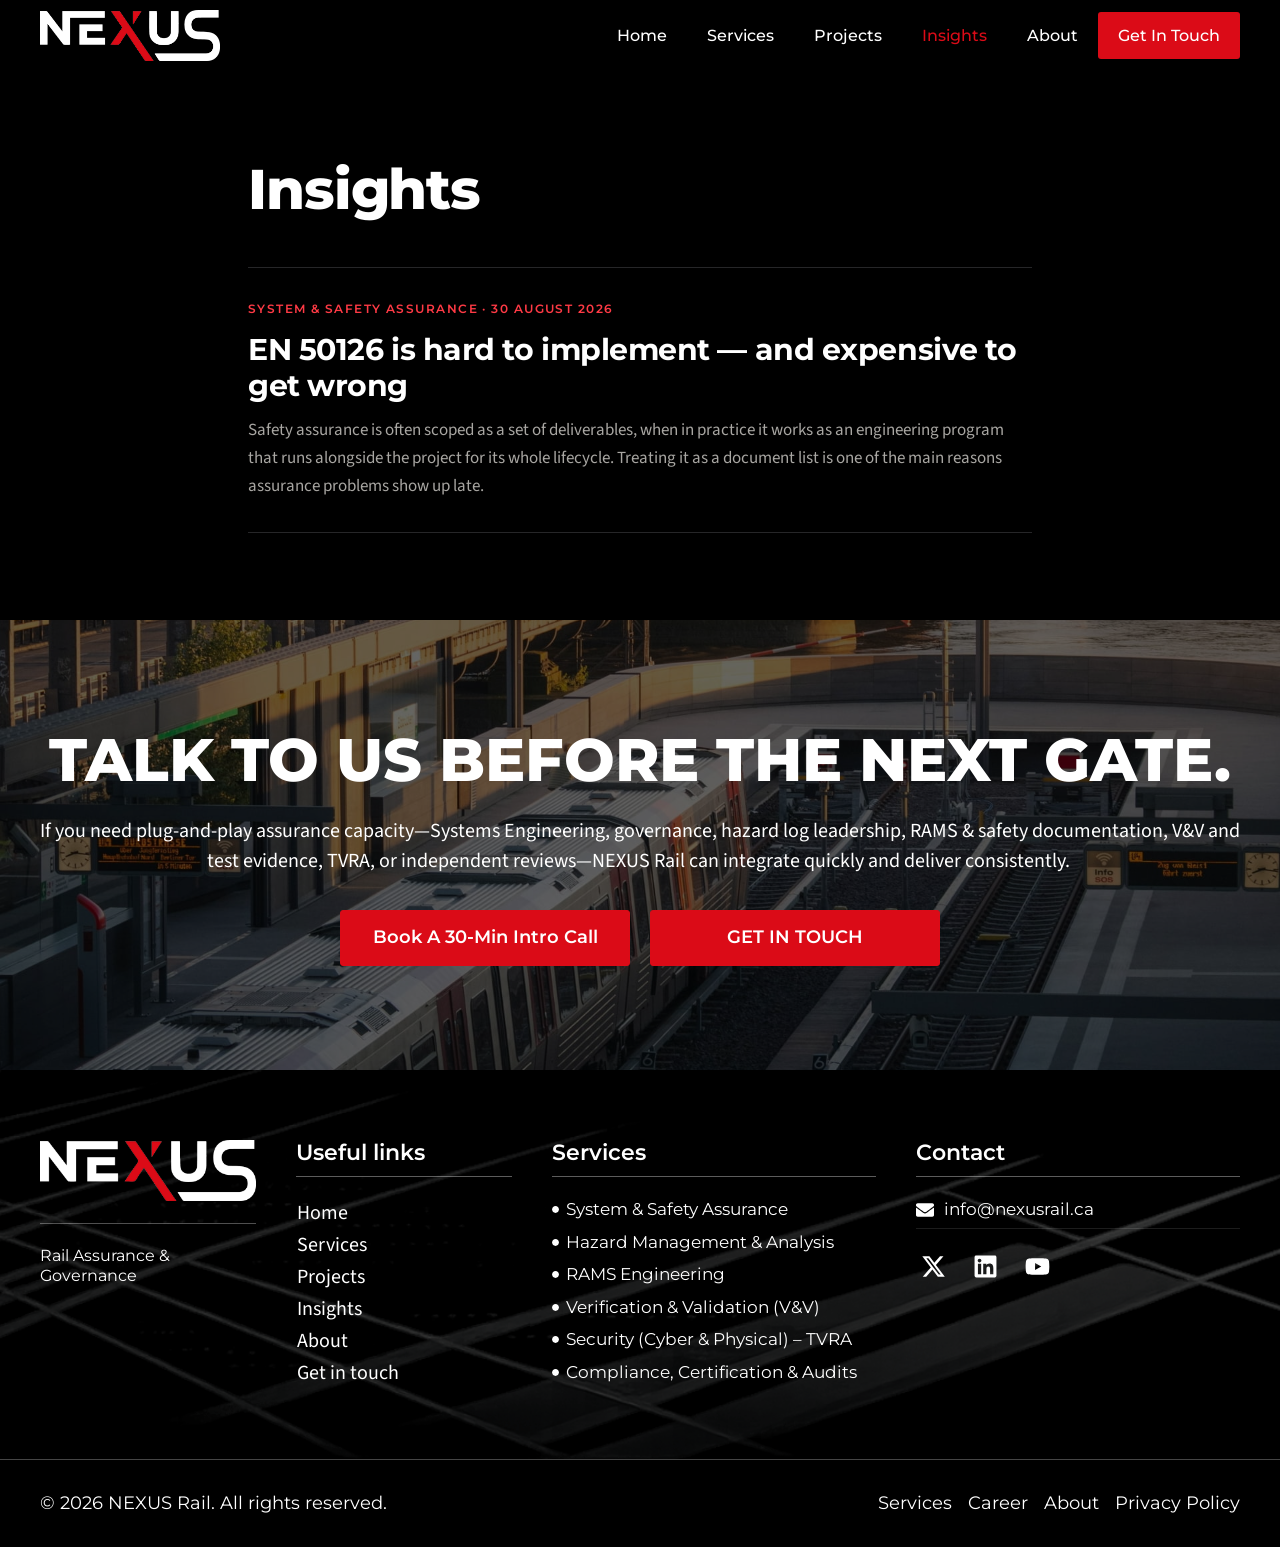
<file: insights/index.html>
<!doctype html>
<html lang="en-US">
<head>
	<meta charset="UTF-8">
<meta name="description" content="Insights from NEXUS Rail on systems engineering, safety assurance and RAMS delivery for rail and transit programs.">
<meta property="og:type" content="website">
<meta property="og:site_name" content="NEXUS Rail">
<meta property="og:title" content="Insights — Rail Safety Assurance &amp; RAMS | NEXUS Rail">
<meta property="og:description" content="Insights from NEXUS Rail on systems engineering, safety assurance and RAMS delivery for rail and transit programs.">
<meta property="og:url" content="https://nexusrail.ca/insights/">
<meta property="og:image" content="https://nexusrail.ca/wp-content/uploads/2026/02/Home-bg-5-1.jpg">
<meta name="twitter:card" content="summary_large_image">
<meta name="twitter:title" content="Insights — Rail Safety Assurance &amp; RAMS | NEXUS Rail">
<meta name="twitter:description" content="Insights from NEXUS Rail on systems engineering, safety assurance and RAMS delivery for rail and transit programs.">
<meta name="twitter:image" content="https://nexusrail.ca/wp-content/uploads/2026/02/Home-bg-5-1.jpg">
	<meta name="viewport" content="width=device-width, initial-scale=1">
	<link rel="profile" href="https://gmpg.org/xfn/11">
	<title>Insights — Rail Safety Assurance &amp; RAMS | NEXUS Rail</title>
<link data-rocket-prefetch href="https://fonts.googleapis.com" rel="dns-prefetch">
<link data-rocket-preload as="style" href="https://fonts.googleapis.com/css?family=Montserrat%3A100%2C100italic%2C200%2C200italic%2C300%2C300italic%2C400%2C400italic%2C500%2C500italic%2C600%2C600italic%2C700%2C700italic%2C800%2C800italic%2C900%2C900italic%7CSource%20Sans%203%3A100%2C100italic%2C200%2C200italic%2C300%2C300italic%2C400%2C400italic%2C500%2C500italic%2C600%2C600italic%2C700%2C700italic%2C800%2C800italic%2C900%2C900italic&#038;display=swap" rel="preload">
<link href="https://fonts.googleapis.com/css?family=Montserrat%3A100%2C100italic%2C200%2C200italic%2C300%2C300italic%2C400%2C400italic%2C500%2C500italic%2C600%2C600italic%2C700%2C700italic%2C800%2C800italic%2C900%2C900italic%7CSource%20Sans%203%3A100%2C100italic%2C200%2C200italic%2C300%2C300italic%2C400%2C400italic%2C500%2C500italic%2C600%2C600italic%2C700%2C700italic%2C800%2C800italic%2C900%2C900italic&#038;display=swap" media="print" onload="this.media=&#039;all&#039;" rel="stylesheet">
<noscript data-wpr-hosted-gf-parameters=""><link rel="stylesheet" href="https://fonts.googleapis.com/css?family=Montserrat%3A100%2C100italic%2C200%2C200italic%2C300%2C300italic%2C400%2C400italic%2C500%2C500italic%2C600%2C600italic%2C700%2C700italic%2C800%2C800italic%2C900%2C900italic%7CSource%20Sans%203%3A100%2C100italic%2C200%2C200italic%2C300%2C300italic%2C400%2C400italic%2C500%2C500italic%2C600%2C600italic%2C700%2C700italic%2C800%2C800italic%2C900%2C900italic&#038;display=swap"></noscript><link rel="preload" data-rocket-preload as="image" href="../wp-content/uploads/2026/02/9.jpg" fetchpriority="high">
<meta name='robots' content='max-image-preview:large' />
<link href='https://fonts.gstatic.com' crossorigin rel='preconnect' />
<style id="wp-img-auto-sizes-contain-inline-css">
img:is([sizes=auto i],[sizes^="auto," i]){contain-intrinsic-size:3000px 1500px}
/*# sourceURL=wp-img-auto-sizes-contain-inline-css */
</style>
<style id="global-styles-inline-css">
:root{--wp--preset--aspect-ratio--square: 1;--wp--preset--aspect-ratio--4-3: 4/3;--wp--preset--aspect-ratio--3-4: 3/4;--wp--preset--aspect-ratio--3-2: 3/2;--wp--preset--aspect-ratio--2-3: 2/3;--wp--preset--aspect-ratio--16-9: 16/9;--wp--preset--aspect-ratio--9-16: 9/16;--wp--preset--color--black: #000000;--wp--preset--color--cyan-bluish-gray: #abb8c3;--wp--preset--color--white: #ffffff;--wp--preset--color--pale-pink: #f78da7;--wp--preset--color--vivid-red: #cf2e2e;--wp--preset--color--luminous-vivid-orange: #ff6900;--wp--preset--color--luminous-vivid-amber: #fcb900;--wp--preset--color--light-green-cyan: #7bdcb5;--wp--preset--color--vivid-green-cyan: #00d084;--wp--preset--color--pale-cyan-blue: #8ed1fc;--wp--preset--color--vivid-cyan-blue: #0693e3;--wp--preset--color--vivid-purple: #9b51e0;--wp--preset--gradient--vivid-cyan-blue-to-vivid-purple: linear-gradient(135deg,rgb(6,147,227) 0%,rgb(155,81,224) 100%);--wp--preset--gradient--light-green-cyan-to-vivid-green-cyan: linear-gradient(135deg,rgb(122,220,180) 0%,rgb(0,208,130) 100%);--wp--preset--gradient--luminous-vivid-amber-to-luminous-vivid-orange: linear-gradient(135deg,rgb(252,185,0) 0%,rgb(255,105,0) 100%);--wp--preset--gradient--luminous-vivid-orange-to-vivid-red: linear-gradient(135deg,rgb(255,105,0) 0%,rgb(207,46,46) 100%);--wp--preset--gradient--very-light-gray-to-cyan-bluish-gray: linear-gradient(135deg,rgb(238,238,238) 0%,rgb(169,184,195) 100%);--wp--preset--gradient--cool-to-warm-spectrum: linear-gradient(135deg,rgb(74,234,220) 0%,rgb(151,120,209) 20%,rgb(207,42,186) 40%,rgb(238,44,130) 60%,rgb(251,105,98) 80%,rgb(254,248,76) 100%);--wp--preset--gradient--blush-light-purple: linear-gradient(135deg,rgb(255,206,236) 0%,rgb(152,150,240) 100%);--wp--preset--gradient--blush-bordeaux: linear-gradient(135deg,rgb(254,205,165) 0%,rgb(254,45,45) 50%,rgb(107,0,62) 100%);--wp--preset--gradient--luminous-dusk: linear-gradient(135deg,rgb(255,203,112) 0%,rgb(199,81,192) 50%,rgb(65,88,208) 100%);--wp--preset--gradient--pale-ocean: linear-gradient(135deg,rgb(255,245,203) 0%,rgb(182,227,212) 50%,rgb(51,167,181) 100%);--wp--preset--gradient--electric-grass: linear-gradient(135deg,rgb(202,248,128) 0%,rgb(113,206,126) 100%);--wp--preset--gradient--midnight: linear-gradient(135deg,rgb(2,3,129) 0%,rgb(40,116,252) 100%);--wp--preset--font-size--small: 13px;--wp--preset--font-size--medium: 20px;--wp--preset--font-size--large: 36px;--wp--preset--font-size--x-large: 42px;--wp--preset--spacing--20: 0.44rem;--wp--preset--spacing--30: 0.67rem;--wp--preset--spacing--40: 1rem;--wp--preset--spacing--50: 1.5rem;--wp--preset--spacing--60: 2.25rem;--wp--preset--spacing--70: 3.38rem;--wp--preset--spacing--80: 5.06rem;--wp--preset--shadow--natural: 6px 6px 9px rgba(0, 0, 0, 0.2);--wp--preset--shadow--deep: 12px 12px 50px rgba(0, 0, 0, 0.4);--wp--preset--shadow--sharp: 6px 6px 0px rgba(0, 0, 0, 0.2);--wp--preset--shadow--outlined: 6px 6px 0px -3px rgb(255, 255, 255), 6px 6px rgb(0, 0, 0);--wp--preset--shadow--crisp: 6px 6px 0px rgb(0, 0, 0);}.wp-block-button{--wp--preset--dimension--25: 25%;--wp--preset--dimension--50: 50%;--wp--preset--dimension--75: 75%;--wp--preset--dimension--100: 100%;}:root { --wp--style--global--content-size: 800px;--wp--style--global--wide-size: 1200px; }:where(body) { margin: 0; }.wp-site-blocks > .alignleft { float: left; margin-right: 2em; }.wp-site-blocks > .alignright { float: right; margin-left: 2em; }.wp-site-blocks > .aligncenter { justify-content: center; margin-left: auto; margin-right: auto; }:where(.wp-site-blocks) > * { margin-block-start: 24px; margin-block-end: 0; }:where(.wp-site-blocks) > :first-child { margin-block-start: 0; }:where(.wp-site-blocks) > :last-child { margin-block-end: 0; }:root { --wp--style--block-gap: 24px; }:root :where(.is-layout-flow) > :first-child{margin-block-start: 0;}:root :where(.is-layout-flow) > :last-child{margin-block-end: 0;}:root :where(.is-layout-flow) > *{margin-block-start: 24px;margin-block-end: 0;}:root :where(.is-layout-constrained) > :first-child{margin-block-start: 0;}:root :where(.is-layout-constrained) > :last-child{margin-block-end: 0;}:root :where(.is-layout-constrained) > *{margin-block-start: 24px;margin-block-end: 0;}:root :where(.is-layout-flex){gap: 24px;}:root :where(.is-layout-grid){gap: 24px;}.is-layout-flow > .alignleft{float: left;margin-inline-start: 0;margin-inline-end: 2em;}.is-layout-flow > .alignright{float: right;margin-inline-start: 2em;margin-inline-end: 0;}.is-layout-flow > .aligncenter{margin-left: auto !important;margin-right: auto !important;}.is-layout-constrained > .alignleft{float: left;margin-inline-start: 0;margin-inline-end: 2em;}.is-layout-constrained > .alignright{float: right;margin-inline-start: 2em;margin-inline-end: 0;}.is-layout-constrained > .aligncenter{margin-left: auto !important;margin-right: auto !important;}.is-layout-constrained > :where(:not(.alignleft):not(.alignright):not(.alignfull)){max-width: var(--wp--style--global--content-size);margin-left: auto !important;margin-right: auto !important;}.is-layout-constrained > .alignwide{max-width: var(--wp--style--global--wide-size);}body .is-layout-flex{display: flex;}.is-layout-flex{flex-wrap: wrap;align-items: center;}.is-layout-flex > :is(*, div){margin: 0;}body .is-layout-grid{display: grid;}.is-layout-grid > :is(*, div){margin: 0;}body{padding-top: 0px;padding-right: 0px;padding-bottom: 0px;padding-left: 0px;}:root :where(.wp-element-button, .wp-block-button__link){background-color: #32373c;border-width: 0;color: #fff;font-family: inherit;font-size: inherit;font-style: inherit;font-weight: inherit;letter-spacing: inherit;line-height: inherit;padding-top: calc(0.667em + 2px);padding-right: calc(1.333em + 2px);padding-bottom: calc(0.667em + 2px);padding-left: calc(1.333em + 2px);text-decoration: none;text-transform: inherit;}.has-black-color{color: var(--wp--preset--color--black) !important;}.has-cyan-bluish-gray-color{color: var(--wp--preset--color--cyan-bluish-gray) !important;}.has-white-color{color: var(--wp--preset--color--white) !important;}.has-pale-pink-color{color: var(--wp--preset--color--pale-pink) !important;}.has-vivid-red-color{color: var(--wp--preset--color--vivid-red) !important;}.has-luminous-vivid-orange-color{color: var(--wp--preset--color--luminous-vivid-orange) !important;}.has-luminous-vivid-amber-color{color: var(--wp--preset--color--luminous-vivid-amber) !important;}.has-light-green-cyan-color{color: var(--wp--preset--color--light-green-cyan) !important;}.has-vivid-green-cyan-color{color: var(--wp--preset--color--vivid-green-cyan) !important;}.has-pale-cyan-blue-color{color: var(--wp--preset--color--pale-cyan-blue) !important;}.has-vivid-cyan-blue-color{color: var(--wp--preset--color--vivid-cyan-blue) !important;}.has-vivid-purple-color{color: var(--wp--preset--color--vivid-purple) !important;}.has-black-background-color{background-color: var(--wp--preset--color--black) !important;}.has-cyan-bluish-gray-background-color{background-color: var(--wp--preset--color--cyan-bluish-gray) !important;}.has-white-background-color{background-color: var(--wp--preset--color--white) !important;}.has-pale-pink-background-color{background-color: var(--wp--preset--color--pale-pink) !important;}.has-vivid-red-background-color{background-color: var(--wp--preset--color--vivid-red) !important;}.has-luminous-vivid-orange-background-color{background-color: var(--wp--preset--color--luminous-vivid-orange) !important;}.has-luminous-vivid-amber-background-color{background-color: var(--wp--preset--color--luminous-vivid-amber) !important;}.has-light-green-cyan-background-color{background-color: var(--wp--preset--color--light-green-cyan) !important;}.has-vivid-green-cyan-background-color{background-color: var(--wp--preset--color--vivid-green-cyan) !important;}.has-pale-cyan-blue-background-color{background-color: var(--wp--preset--color--pale-cyan-blue) !important;}.has-vivid-cyan-blue-background-color{background-color: var(--wp--preset--color--vivid-cyan-blue) !important;}.has-vivid-purple-background-color{background-color: var(--wp--preset--color--vivid-purple) !important;}.has-black-border-color{border-color: var(--wp--preset--color--black) !important;}.has-cyan-bluish-gray-border-color{border-color: var(--wp--preset--color--cyan-bluish-gray) !important;}.has-white-border-color{border-color: var(--wp--preset--color--white) !important;}.has-pale-pink-border-color{border-color: var(--wp--preset--color--pale-pink) !important;}.has-vivid-red-border-color{border-color: var(--wp--preset--color--vivid-red) !important;}.has-luminous-vivid-orange-border-color{border-color: var(--wp--preset--color--luminous-vivid-orange) !important;}.has-luminous-vivid-amber-border-color{border-color: var(--wp--preset--color--luminous-vivid-amber) !important;}.has-light-green-cyan-border-color{border-color: var(--wp--preset--color--light-green-cyan) !important;}.has-vivid-green-cyan-border-color{border-color: var(--wp--preset--color--vivid-green-cyan) !important;}.has-pale-cyan-blue-border-color{border-color: var(--wp--preset--color--pale-cyan-blue) !important;}.has-vivid-cyan-blue-border-color{border-color: var(--wp--preset--color--vivid-cyan-blue) !important;}.has-vivid-purple-border-color{border-color: var(--wp--preset--color--vivid-purple) !important;}.has-vivid-cyan-blue-to-vivid-purple-gradient-background{background: var(--wp--preset--gradient--vivid-cyan-blue-to-vivid-purple) !important;}.has-light-green-cyan-to-vivid-green-cyan-gradient-background{background: var(--wp--preset--gradient--light-green-cyan-to-vivid-green-cyan) !important;}.has-luminous-vivid-amber-to-luminous-vivid-orange-gradient-background{background: var(--wp--preset--gradient--luminous-vivid-amber-to-luminous-vivid-orange) !important;}.has-luminous-vivid-orange-to-vivid-red-gradient-background{background: var(--wp--preset--gradient--luminous-vivid-orange-to-vivid-red) !important;}.has-very-light-gray-to-cyan-bluish-gray-gradient-background{background: var(--wp--preset--gradient--very-light-gray-to-cyan-bluish-gray) !important;}.has-cool-to-warm-spectrum-gradient-background{background: var(--wp--preset--gradient--cool-to-warm-spectrum) !important;}.has-blush-light-purple-gradient-background{background: var(--wp--preset--gradient--blush-light-purple) !important;}.has-blush-bordeaux-gradient-background{background: var(--wp--preset--gradient--blush-bordeaux) !important;}.has-luminous-dusk-gradient-background{background: var(--wp--preset--gradient--luminous-dusk) !important;}.has-pale-ocean-gradient-background{background: var(--wp--preset--gradient--pale-ocean) !important;}.has-electric-grass-gradient-background{background: var(--wp--preset--gradient--electric-grass) !important;}.has-midnight-gradient-background{background: var(--wp--preset--gradient--midnight) !important;}.has-small-font-size{font-size: var(--wp--preset--font-size--small) !important;}.has-medium-font-size{font-size: var(--wp--preset--font-size--medium) !important;}.has-large-font-size{font-size: var(--wp--preset--font-size--large) !important;}.has-x-large-font-size{font-size: var(--wp--preset--font-size--x-large) !important;}
:root :where(.wp-block-icon svg){width: 24px;}
:root :where(.wp-block-pullquote){font-size: 1.5em;line-height: 1.6;}
/*# sourceURL=global-styles-inline-css */
</style>
<link rel='stylesheet' id='hello-elementor-css' href='../wp-content/themes/hello-elementor/assets/css/reset.css' media='all' />
<link rel='stylesheet' id='hello-elementor-theme-style-css' href='../wp-content/themes/hello-elementor/assets/css/theme.css' media='all' />
<link rel='stylesheet' id='hello-elementor-header-footer-css' href='../wp-content/themes/hello-elementor/assets/css/header-footer.css' media='all' />
<link rel='stylesheet' id='elementor-frontend-css' href='../wp-content/uploads/elementor/css/custom-frontend.min.css' media='all' />
<style id="elementor-frontend-inline-css">
.elementor-kit-10{--e-global-color-primary:#000000;--e-global-color-secondary:#212121;--e-global-color-text:#000000;--e-global-color-accent:#DB0B17;--e-global-color-4fcc40e:#900009;--e-global-color-57839a8:#C4C4C4;--e-global-color-c9e6552:#FFFFFF;--e-global-color-8a6eaf5:#DB0B17;--e-global-color-b72ff5e:#000000;--e-global-color-25fe8e3:#02010100;--e-global-color-e118c1c:#000000CC;--e-global-color-b8ffb71:#0B0B0B;--e-global-typography-primary-font-family:"Montserrat";--e-global-typography-primary-font-size:62px;--e-global-typography-primary-font-weight:800;--e-global-typography-primary-text-transform:uppercase;--e-global-typography-primary-font-style:normal;--e-global-typography-primary-text-decoration:none;--e-global-typography-primary-line-height:1.2em;--e-global-typography-secondary-font-family:"Montserrat";--e-global-typography-secondary-font-size:50px;--e-global-typography-secondary-font-weight:800;--e-global-typography-secondary-text-transform:uppercase;--e-global-typography-secondary-font-style:normal;--e-global-typography-secondary-text-decoration:none;--e-global-typography-secondary-line-height:1.2em;--e-global-typography-text-font-family:"Source Sans 3";--e-global-typography-text-font-size:20px;--e-global-typography-text-font-weight:400;--e-global-typography-text-text-transform:none;--e-global-typography-text-font-style:normal;--e-global-typography-text-text-decoration:none;--e-global-typography-text-word-spacing:0px;--e-global-typography-accent-font-family:"Montserrat";--e-global-typography-accent-font-size:18px;--e-global-typography-accent-font-weight:600;--e-global-typography-accent-text-transform:capitalize;--e-global-typography-accent-font-style:normal;--e-global-typography-accent-text-decoration:underline;--e-global-typography-accent-line-height:1.2em;--e-global-typography-b84f1b3-font-family:"Montserrat";--e-global-typography-b84f1b3-font-size:25px;--e-global-typography-b84f1b3-font-weight:500;--e-global-typography-b84f1b3-text-transform:none;--e-global-typography-b84f1b3-font-style:normal;--e-global-typography-b84f1b3-text-decoration:none;--e-global-typography-b84f1b3-line-height:35px;--e-global-typography-b84f1b3-letter-spacing:0px;--e-global-typography-b84f1b3-word-spacing:0px;--e-global-typography-e1ae241-font-family:"Montserrat";--e-global-typography-e1ae241-font-size:22px;--e-global-typography-e1ae241-font-weight:700;--e-global-typography-e1ae241-text-transform:none;--e-global-typography-e1ae241-font-style:normal;--e-global-typography-e1ae241-text-decoration:underline;--e-global-typography-e1ae241-line-height:30px;--e-global-typography-e1ae241-letter-spacing:0px;--e-global-typography-e1ae241-word-spacing:0px;--e-global-typography-b6196b7-font-family:"Montserrat";--e-global-typography-b6196b7-font-size:30px;--e-global-typography-b6196b7-font-weight:700;--e-global-typography-b6196b7-line-height:38px;--e-global-typography-b6196b7-letter-spacing:-0.13px;--e-global-typography-22e62d7-font-family:"Montserrat";--e-global-typography-22e62d7-font-size:156px;--e-global-typography-22e62d7-font-weight:700;--e-global-typography-22e62d7-text-transform:none;--e-global-typography-22e62d7-font-style:normal;--e-global-typography-22e62d7-text-decoration:none;--e-global-typography-22e62d7-line-height:198px;--e-global-typography-22e62d7-letter-spacing:-1.22px;--e-global-typography-22e62d7-word-spacing:0px;--e-global-typography-785de07-font-family:"Montserrat";--e-global-typography-785de07-font-size:14px;--e-global-typography-785de07-font-weight:400;--e-global-typography-785de07-text-transform:none;--e-global-typography-785de07-font-style:normal;--e-global-typography-785de07-text-decoration:none;--e-global-typography-785de07-line-height:17px;--e-global-typography-785de07-letter-spacing:0px;--e-global-typography-785de07-word-spacing:0px;--e-global-typography-d7a06da-font-family:"Montserrat";--e-global-typography-d7a06da-font-size:20px;--e-global-typography-d7a06da-font-weight:700;--e-global-typography-d7a06da-text-transform:uppercase;--e-global-typography-d7a06da-font-style:normal;--e-global-typography-d7a06da-text-decoration:none;--e-global-typography-d7a06da-line-height:24px;--e-global-typography-d7a06da-letter-spacing:0px;--e-global-typography-d7a06da-word-spacing:0px;background-color:var( --e-global-color-text );}.elementor-kit-10 e-page-transition{background-color:#FFBC7D;}.elementor-kit-10 a{color:var( --e-global-color-accent );}.elementor-section.elementor-section-boxed > .elementor-container{max-width:1200px;}.e-con{--container-max-width:1200px;--container-default-padding-top:0px;--container-default-padding-right:0px;--container-default-padding-bottom:0px;--container-default-padding-left:0px;}{}h1.entry-title{display:var(--page-title-display);}.site-header .site-branding{flex-direction:column;align-items:stretch;}.site-header{padding-inline-end:0px;padding-inline-start:0px;}.site-footer .site-branding{flex-direction:column;align-items:stretch;}@media(max-width:1024px){.elementor-kit-10{--e-global-typography-primary-font-size:59px;--e-global-typography-primary-line-height:1.2em;--e-global-typography-primary-word-spacing:0em;--e-global-typography-secondary-font-size:40px;--e-global-typography-text-font-size:18px;--e-global-typography-text-line-height:17px;--e-global-typography-accent-font-size:18px;}.elementor-section.elementor-section-boxed > .elementor-container{max-width:1024px;}.e-con{--container-max-width:1024px;}}@media(max-width:767px){.elementor-kit-10{--e-global-typography-primary-font-size:32px;--e-global-typography-primary-line-height:1.2em;--e-global-typography-secondary-font-size:26px;--e-global-typography-secondary-line-height:1.2em;--e-global-typography-text-font-size:18px;--e-global-typography-b84f1b3-font-size:18px;--e-global-typography-b84f1b3-line-height:20px;--e-global-typography-e1ae241-font-size:20px;--e-global-typography-22e62d7-font-size:100px;--e-global-typography-22e62d7-line-height:110px;}.elementor-section.elementor-section-boxed > .elementor-container{max-width:767px;}.e-con{--container-max-width:767px;}}
.elementor-234 .elementor-element.elementor-element-72c3cb9{--display:flex;--min-height:40vh;--flex-direction:column;--container-widget-width:100%;--container-widget-height:initial;--container-widget-flex-grow:0;--container-widget-align-self:initial;--flex-wrap-mobile:wrap;--justify-content:flex-end;--overlay-opacity:0.8;--padding-top:20px;--padding-bottom:20px;--padding-left:20px;--padding-right:20px;}.elementor-234 .elementor-element.elementor-element-72c3cb9:not(.elementor-motion-effects-element-type-background), .elementor-234 .elementor-element.elementor-element-72c3cb9 > .elementor-motion-effects-container > .elementor-motion-effects-layer{background-image:url(../wp-content/uploads/2026/02/9.jpg);background-position:center center;background-size:cover;}.elementor-234 .elementor-element.elementor-element-72c3cb9::before, .elementor-234 .elementor-element.elementor-element-72c3cb9 > .elementor-background-video-container::before, .elementor-234 .elementor-element.elementor-element-72c3cb9 > .e-con-inner > .elementor-background-video-container::before, .elementor-234 .elementor-element.elementor-element-72c3cb9 > .elementor-background-slideshow::before, .elementor-234 .elementor-element.elementor-element-72c3cb9 > .e-con-inner > .elementor-background-slideshow::before, .elementor-234 .elementor-element.elementor-element-72c3cb9 > .elementor-motion-effects-container > .elementor-motion-effects-layer::before{background-color:#000000;--background-overlay:'';}.elementor-widget-heading .elementor-heading-title{font-family:var( --e-global-typography-primary-font-family ), Sans-serif;font-size:var( --e-global-typography-primary-font-size );font-weight:var( --e-global-typography-primary-font-weight );text-transform:var( --e-global-typography-primary-text-transform );font-style:var( --e-global-typography-primary-font-style );text-decoration:var( --e-global-typography-primary-text-decoration );line-height:var( --e-global-typography-primary-line-height );color:var( --e-global-color-primary );}.elementor-234 .elementor-element.elementor-element-0476936 .elementor-heading-title{font-family:"Montserrat", Sans-serif;font-size:62px;font-weight:800;text-transform:capitalize;font-style:normal;text-decoration:none;line-height:1.2em;color:var( --e-global-color-c9e6552 );}.elementor-234 .elementor-element.elementor-element-890788c{--display:flex;--min-height:60vh;--flex-direction:column;--container-widget-width:100%;--container-widget-height:initial;--container-widget-flex-grow:0;--container-widget-align-self:initial;--flex-wrap-mobile:wrap;--justify-content:center;--padding-top:90px;--padding-bottom:90px;--padding-left:20px;--padding-right:20px;}.elementor-234 .elementor-element.elementor-element-96a1ced > .elementor-widget-container{margin:0px 0px 0px 0px;}.elementor-234 .elementor-element.elementor-element-96a1ced{text-align:center;}.elementor-234 .elementor-element.elementor-element-96a1ced .elementor-heading-title{font-family:"Montserrat", Sans-serif;font-size:44px;font-weight:800;text-transform:capitalize;font-style:normal;text-decoration:none;line-height:1.2em;color:var( --e-global-color-c9e6552 );}@media(min-width:2400px){.elementor-widget-heading .elementor-heading-title{font-size:var( --e-global-typography-primary-font-size );line-height:var( --e-global-typography-primary-line-height );}}@media(max-width:1366px){.elementor-widget-heading .elementor-heading-title{font-size:var( --e-global-typography-primary-font-size );line-height:var( --e-global-typography-primary-line-height );}}@media(max-width:1024px){.elementor-widget-heading .elementor-heading-title{font-size:var( --e-global-typography-primary-font-size );line-height:var( --e-global-typography-primary-line-height );}.elementor-234 .elementor-element.elementor-element-0476936 .elementor-heading-title{font-size:59px;line-height:1.2em;word-spacing:0em;}.elementor-234 .elementor-element.elementor-element-96a1ced .elementor-heading-title{font-size:36px;line-height:1.2em;word-spacing:0em;}}@media(max-width:767px){.elementor-234 .elementor-element.elementor-element-72c3cb9{--min-height:45vh;}.elementor-widget-heading .elementor-heading-title{font-size:var( --e-global-typography-primary-font-size );line-height:var( --e-global-typography-primary-line-height );}.elementor-234 .elementor-element.elementor-element-0476936 .elementor-heading-title{font-size:32px;line-height:1.2em;}.elementor-234 .elementor-element.elementor-element-96a1ced .elementor-heading-title{font-size:28px;line-height:1.2em;}}
.elementor-252 .elementor-element.elementor-element-a202a73{--display:flex;--flex-direction:row;--container-widget-width:calc( ( 1 - var( --container-widget-flex-grow ) ) * 100% );--container-widget-height:100%;--container-widget-flex-grow:1;--container-widget-align-self:stretch;--flex-wrap-mobile:wrap;--align-items:center;--gap:0px 0px;--row-gap:0px;--column-gap:0px;--padding-top:10px;--padding-bottom:10px;--padding-left:10px;--padding-right:10px;}.elementor-252 .elementor-element.elementor-element-a202a73:not(.elementor-motion-effects-element-type-background), .elementor-252 .elementor-element.elementor-element-a202a73 > .elementor-motion-effects-container > .elementor-motion-effects-layer{background-color:#FFFFFF;}.she-header-transparent-yes{position:absolute;}.elementor-252 .elementor-element.elementor-element-d9b71da{--display:flex;--flex-direction:column;--container-widget-width:100%;--container-widget-height:initial;--container-widget-flex-grow:0;--container-widget-align-self:initial;--flex-wrap-mobile:wrap;}.elementor-252 .elementor-element.elementor-element-d9b71da.e-con{--flex-grow:0;--flex-shrink:0;}.elementor-widget-image .widget-image-caption{color:var( --e-global-color-text );font-family:var( --e-global-typography-text-font-family ), Sans-serif;font-size:var( --e-global-typography-text-font-size );font-weight:var( --e-global-typography-text-font-weight );text-transform:var( --e-global-typography-text-text-transform );font-style:var( --e-global-typography-text-font-style );text-decoration:var( --e-global-typography-text-text-decoration );word-spacing:var( --e-global-typography-text-word-spacing );}.elementor-252 .elementor-element.elementor-element-bf78ac4 img{width:100%;}.elementor-252 .elementor-element.elementor-element-cbcb8b4{--display:flex;--flex-direction:column;--container-widget-width:100%;--container-widget-height:initial;--container-widget-flex-grow:0;--container-widget-align-self:initial;--flex-wrap-mobile:wrap;}.elementor-widget-nav-menu .elementor-nav-menu .elementor-item{font-family:var( --e-global-typography-primary-font-family ), Sans-serif;font-size:var( --e-global-typography-primary-font-size );font-weight:var( --e-global-typography-primary-font-weight );text-transform:var( --e-global-typography-primary-text-transform );font-style:var( --e-global-typography-primary-font-style );text-decoration:var( --e-global-typography-primary-text-decoration );line-height:var( --e-global-typography-primary-line-height );}.elementor-widget-nav-menu .elementor-nav-menu--main .elementor-item{color:var( --e-global-color-text );fill:var( --e-global-color-text );}.elementor-widget-nav-menu .elementor-nav-menu--main .elementor-item:hover,
					.elementor-widget-nav-menu .elementor-nav-menu--main .elementor-item.elementor-item-active,
					.elementor-widget-nav-menu .elementor-nav-menu--main .elementor-item.highlighted,
					.elementor-widget-nav-menu .elementor-nav-menu--main .elementor-item:focus{color:var( --e-global-color-accent );fill:var( --e-global-color-accent );}.elementor-widget-nav-menu .elementor-nav-menu--main:not(.e--pointer-framed) .elementor-item:before,
					.elementor-widget-nav-menu .elementor-nav-menu--main:not(.e--pointer-framed) .elementor-item:after{background-color:var( --e-global-color-accent );}.elementor-widget-nav-menu .e--pointer-framed .elementor-item:before,
					.elementor-widget-nav-menu .e--pointer-framed .elementor-item:after{border-color:var( --e-global-color-accent );}.elementor-widget-nav-menu{--e-nav-menu-divider-color:var( --e-global-color-text );}.elementor-widget-nav-menu .elementor-nav-menu--dropdown .elementor-item, .elementor-widget-nav-menu .elementor-nav-menu--dropdown  .elementor-sub-item{font-family:var( --e-global-typography-accent-font-family ), Sans-serif;font-size:var( --e-global-typography-accent-font-size );font-weight:var( --e-global-typography-accent-font-weight );text-transform:var( --e-global-typography-accent-text-transform );font-style:var( --e-global-typography-accent-font-style );text-decoration:var( --e-global-typography-accent-text-decoration );}.elementor-252 .elementor-element.elementor-element-df875da .elementor-menu-toggle{margin-left:auto;background-color:#02010100;}.elementor-252 .elementor-element.elementor-element-df875da .elementor-nav-menu .elementor-item{font-family:"Montserrat", Sans-serif;font-size:16px;font-weight:500;text-transform:capitalize;font-style:normal;text-decoration:none;letter-spacing:0px;word-spacing:0px;}.elementor-252 .elementor-element.elementor-element-df875da .elementor-nav-menu--main .elementor-item{color:#FFFFFF;fill:#FFFFFF;padding-left:20px;padding-right:20px;padding-top:14px;padding-bottom:14px;}.elementor-252 .elementor-element.elementor-element-df875da .elementor-nav-menu--main .elementor-item:hover,
					.elementor-252 .elementor-element.elementor-element-df875da .elementor-nav-menu--main .elementor-item.elementor-item-active,
					.elementor-252 .elementor-element.elementor-element-df875da .elementor-nav-menu--main .elementor-item.highlighted,
					.elementor-252 .elementor-element.elementor-element-df875da .elementor-nav-menu--main .elementor-item:focus{color:#DB0B17;fill:#DB0B17;}.elementor-252 .elementor-element.elementor-element-df875da{--e-nav-menu-horizontal-menu-item-margin:calc( 0px / 2 );}.elementor-252 .elementor-element.elementor-element-df875da .elementor-nav-menu--main:not(.elementor-nav-menu--layout-horizontal) .elementor-nav-menu > li:not(:last-child){margin-bottom:0px;}.elementor-252 .elementor-element.elementor-element-df875da .elementor-nav-menu--dropdown a:hover,
					.elementor-252 .elementor-element.elementor-element-df875da .elementor-nav-menu--dropdown a:focus,
					.elementor-252 .elementor-element.elementor-element-df875da .elementor-nav-menu--dropdown a.elementor-item-active,
					.elementor-252 .elementor-element.elementor-element-df875da .elementor-nav-menu--dropdown a.highlighted,
					.elementor-252 .elementor-element.elementor-element-df875da .elementor-menu-toggle:hover,
					.elementor-252 .elementor-element.elementor-element-df875da .elementor-menu-toggle:focus{color:#FFFFFF;}.elementor-252 .elementor-element.elementor-element-df875da .elementor-nav-menu--dropdown a:hover,
					.elementor-252 .elementor-element.elementor-element-df875da .elementor-nav-menu--dropdown a:focus,
					.elementor-252 .elementor-element.elementor-element-df875da .elementor-nav-menu--dropdown a.elementor-item-active,
					.elementor-252 .elementor-element.elementor-element-df875da .elementor-nav-menu--dropdown a.highlighted{background-color:var( --e-global-color-accent );}.elementor-252 .elementor-element.elementor-element-df875da .elementor-nav-menu--dropdown{border-style:solid;border-color:var( --e-global-color-accent );}.elementor-252 .elementor-element.elementor-element-df875da .elementor-nav-menu--dropdown li:not(:last-child){border-style:solid;border-color:var( --e-global-color-accent );border-bottom-width:1px;}.elementor-252 .elementor-element.elementor-element-df875da div.elementor-menu-toggle{color:var( --e-global-color-c9e6552 );}.elementor-252 .elementor-element.elementor-element-df875da div.elementor-menu-toggle svg{fill:var( --e-global-color-c9e6552 );}.elementor-252 .elementor-element.elementor-element-f30977c{--display:flex;--flex-direction:column;--container-widget-width:100%;--container-widget-height:initial;--container-widget-flex-grow:0;--container-widget-align-self:initial;--flex-wrap-mobile:wrap;}.elementor-theme-builder-content-area{height:400px;}.elementor-location-header:before, .elementor-location-footer:before{content:"";display:table;clear:both;}@media(min-width:768px){.elementor-252 .elementor-element.elementor-element-d9b71da{--width:15%;}.elementor-252 .elementor-element.elementor-element-cbcb8b4{--width:85%;}}@media(min-width:2400px){.elementor-widget-image .widget-image-caption{font-size:var( --e-global-typography-text-font-size );word-spacing:var( --e-global-typography-text-word-spacing );}.elementor-widget-nav-menu .elementor-nav-menu .elementor-item{font-size:var( --e-global-typography-primary-font-size );line-height:var( --e-global-typography-primary-line-height );}.elementor-widget-nav-menu .elementor-nav-menu--dropdown .elementor-item, .elementor-widget-nav-menu .elementor-nav-menu--dropdown  .elementor-sub-item{font-size:var( --e-global-typography-accent-font-size );}}@media(max-width:1366px){.elementor-widget-image .widget-image-caption{font-size:var( --e-global-typography-text-font-size );word-spacing:var( --e-global-typography-text-word-spacing );}.elementor-widget-nav-menu .elementor-nav-menu .elementor-item{font-size:var( --e-global-typography-primary-font-size );line-height:var( --e-global-typography-primary-line-height );}.elementor-widget-nav-menu .elementor-nav-menu--dropdown .elementor-item, .elementor-widget-nav-menu .elementor-nav-menu--dropdown  .elementor-sub-item{font-size:var( --e-global-typography-accent-font-size );}}@media(max-width:1024px){.elementor-widget-image .widget-image-caption{font-size:var( --e-global-typography-text-font-size );word-spacing:var( --e-global-typography-text-word-spacing );}.elementor-widget-nav-menu .elementor-nav-menu .elementor-item{font-size:var( --e-global-typography-primary-font-size );line-height:var( --e-global-typography-primary-line-height );}.elementor-widget-nav-menu .elementor-nav-menu--dropdown .elementor-item, .elementor-widget-nav-menu .elementor-nav-menu--dropdown  .elementor-sub-item{font-size:var( --e-global-typography-accent-font-size );}}@media(max-width:767px){.elementor-252 .elementor-element.elementor-element-d9b71da{--width:40%;}.elementor-widget-image .widget-image-caption{font-size:var( --e-global-typography-text-font-size );word-spacing:var( --e-global-typography-text-word-spacing );}.elementor-252 .elementor-element.elementor-element-cbcb8b4{--width:60%;}.elementor-widget-nav-menu .elementor-nav-menu .elementor-item{font-size:var( --e-global-typography-primary-font-size );line-height:var( --e-global-typography-primary-line-height );}.elementor-widget-nav-menu .elementor-nav-menu--dropdown .elementor-item, .elementor-widget-nav-menu .elementor-nav-menu--dropdown  .elementor-sub-item{font-size:var( --e-global-typography-accent-font-size );}.elementor-252 .elementor-element.elementor-element-df875da .elementor-nav-menu--dropdown{border-width:0px 0px 1px 0px;}.elementor-252 .elementor-element.elementor-element-df875da{--nav-menu-icon-size:28px;}}/* Start custom CSS for nav-menu, class: .elementor-element-df875da */.headerbutton{
    background: #db0b17;
    border-radius: 3px;
    
}
.headerbutton:hover{
    background: #900009;
    border-radius: 3px;
   
}
.headerbutton a{
    color: #fff!important;
}/* End custom CSS */
.elementor-261 .elementor-element.elementor-element-845c644{--display:flex;--min-height:50vh;--flex-direction:column;--container-widget-width:calc( ( 1 - var( --container-widget-flex-grow ) ) * 100% );--container-widget-height:initial;--container-widget-flex-grow:0;--container-widget-align-self:initial;--flex-wrap-mobile:wrap;--justify-content:center;--align-items:center;--overlay-opacity:0.6;}.elementor-261 .elementor-element.elementor-element-845c644:not(.elementor-motion-effects-element-type-background), .elementor-261 .elementor-element.elementor-element-845c644 > .elementor-motion-effects-container > .elementor-motion-effects-layer{background-image:url(../wp-content/uploads/2026/02/10.jpg);background-position:center center;background-repeat:no-repeat;background-size:cover;}.elementor-261 .elementor-element.elementor-element-845c644::before, .elementor-261 .elementor-element.elementor-element-845c644 > .elementor-background-video-container::before, .elementor-261 .elementor-element.elementor-element-845c644 > .e-con-inner > .elementor-background-video-container::before, .elementor-261 .elementor-element.elementor-element-845c644 > .elementor-background-slideshow::before, .elementor-261 .elementor-element.elementor-element-845c644 > .e-con-inner > .elementor-background-slideshow::before, .elementor-261 .elementor-element.elementor-element-845c644 > .elementor-motion-effects-container > .elementor-motion-effects-layer::before{background-color:var( --e-global-color-primary );--background-overlay:'';}.elementor-261 .elementor-element.elementor-element-34a952d{--display:flex;}.elementor-widget-heading .elementor-heading-title{font-family:var( --e-global-typography-primary-font-family ), Sans-serif;font-size:var( --e-global-typography-primary-font-size );font-weight:var( --e-global-typography-primary-font-weight );text-transform:var( --e-global-typography-primary-text-transform );font-style:var( --e-global-typography-primary-font-style );text-decoration:var( --e-global-typography-primary-text-decoration );line-height:var( --e-global-typography-primary-line-height );color:var( --e-global-color-primary );}.elementor-261 .elementor-element.elementor-element-1a5b0f9{text-align:center;}.elementor-261 .elementor-element.elementor-element-1a5b0f9 .elementor-heading-title{font-family:"Montserrat", Sans-serif;font-size:60px;font-weight:800;text-transform:uppercase;font-style:normal;text-decoration:none;line-height:1.2em;color:var( --e-global-color-c9e6552 );}.elementor-widget-text-editor{font-family:var( --e-global-typography-text-font-family ), Sans-serif;font-size:var( --e-global-typography-text-font-size );font-weight:var( --e-global-typography-text-font-weight );text-transform:var( --e-global-typography-text-text-transform );font-style:var( --e-global-typography-text-font-style );text-decoration:var( --e-global-typography-text-text-decoration );word-spacing:var( --e-global-typography-text-word-spacing );color:var( --e-global-color-text );}.elementor-widget-text-editor.elementor-drop-cap-view-stacked .elementor-drop-cap{background-color:var( --e-global-color-primary );}.elementor-widget-text-editor.elementor-drop-cap-view-framed .elementor-drop-cap, .elementor-widget-text-editor.elementor-drop-cap-view-default .elementor-drop-cap{color:var( --e-global-color-primary );border-color:var( --e-global-color-primary );}.elementor-261 .elementor-element.elementor-element-8a72441{text-align:center;color:var( --e-global-color-c9e6552 );}.elementor-261 .elementor-element.elementor-element-41c05af{--display:flex;--flex-direction:row;--container-widget-width:calc( ( 1 - var( --container-widget-flex-grow ) ) * 100% );--container-widget-height:100%;--container-widget-flex-grow:1;--container-widget-align-self:stretch;--flex-wrap-mobile:wrap;--justify-content:center;--align-items:center;}.elementor-261 .elementor-element.elementor-element-42f452a{--display:grid;--e-con-grid-template-columns:repeat(2, 1fr);--e-con-grid-template-rows:repeat(1, 1fr);--grid-auto-flow:row;--justify-items:center;--align-items:center;}.elementor-widget-button .elementor-button{background-color:var( --e-global-color-accent );font-family:var( --e-global-typography-accent-font-family ), Sans-serif;font-size:var( --e-global-typography-accent-font-size );font-weight:var( --e-global-typography-accent-font-weight );text-transform:var( --e-global-typography-accent-text-transform );font-style:var( --e-global-typography-accent-font-style );text-decoration:var( --e-global-typography-accent-text-decoration );line-height:var( --e-global-typography-accent-line-height );}.elementor-261 .elementor-element.elementor-element-37dcca0 .elementor-button{background-color:var( --e-global-color-accent );font-family:"Montserrat", Sans-serif;font-size:18px;font-weight:600;text-transform:capitalize;font-style:normal;text-decoration:none;line-height:1.2em;fill:var( --e-global-color-c9e6552 );color:var( --e-global-color-c9e6552 );border-style:solid;border-width:1px 1px 1px 1px;border-color:var( --e-global-color-accent );padding:16px 16px 16px 16px;}.elementor-261 .elementor-element.elementor-element-37dcca0 .elementor-button:hover, .elementor-261 .elementor-element.elementor-element-37dcca0 .elementor-button:focus{background-color:var( --e-global-color-4fcc40e );color:var( --e-global-color-c9e6552 );border-color:var( --e-global-color-4fcc40e );}.elementor-261 .elementor-element.elementor-element-37dcca0{width:100%;max-width:100%;}.elementor-261 .elementor-element.elementor-element-37dcca0 .elementor-button:hover svg, .elementor-261 .elementor-element.elementor-element-37dcca0 .elementor-button:focus svg{fill:var( --e-global-color-c9e6552 );}.elementor-261 .elementor-element.elementor-element-7178224 .elementor-button{background-color:#DB0B17;font-family:"Montserrat", Sans-serif;font-size:18px;font-weight:600;text-transform:capitalize;font-style:normal;text-decoration:none;line-height:1.2em;fill:var( --e-global-color-c9e6552 );color:var( --e-global-color-c9e6552 );border-style:solid;border-width:1px 1px 1px 1px;border-color:var( --e-global-color-accent );padding:16px 16px 16px 16px;}.elementor-261 .elementor-element.elementor-element-7178224 .elementor-button:hover, .elementor-261 .elementor-element.elementor-element-7178224 .elementor-button:focus{background-color:var( --e-global-color-4fcc40e );color:var( --e-global-color-c9e6552 );border-color:var( --e-global-color-4fcc40e );}.elementor-261 .elementor-element.elementor-element-7178224{width:100%;max-width:100%;}.elementor-261 .elementor-element.elementor-element-7178224 .elementor-button:hover svg, .elementor-261 .elementor-element.elementor-element-7178224 .elementor-button:focus svg{fill:var( --e-global-color-c9e6552 );}.elementor-261 .elementor-element.elementor-element-7b64732{--display:flex;--flex-direction:row;--container-widget-width:initial;--container-widget-height:100%;--container-widget-flex-grow:1;--container-widget-align-self:stretch;--flex-wrap-mobile:wrap;--gap:30px 40px;--row-gap:30px;--column-gap:40px;--overlay-opacity:0.5;--padding-top:70px;--padding-bottom:70px;--padding-left:20px;--padding-right:20px;}.elementor-261 .elementor-element.elementor-element-7b64732::before, .elementor-261 .elementor-element.elementor-element-7b64732 > .elementor-background-video-container::before, .elementor-261 .elementor-element.elementor-element-7b64732 > .e-con-inner > .elementor-background-video-container::before, .elementor-261 .elementor-element.elementor-element-7b64732 > .elementor-background-slideshow::before, .elementor-261 .elementor-element.elementor-element-7b64732 > .e-con-inner > .elementor-background-slideshow::before, .elementor-261 .elementor-element.elementor-element-7b64732 > .elementor-motion-effects-container > .elementor-motion-effects-layer::before{background-image:url(../wp-content/uploads/2026/02/black-shape.png);--background-overlay:'';background-position:center center;background-repeat:no-repeat;background-size:cover;}.elementor-261 .elementor-element.elementor-element-ecbe017{--display:flex;--flex-direction:column;--container-widget-width:100%;--container-widget-height:initial;--container-widget-flex-grow:0;--container-widget-align-self:initial;--flex-wrap-mobile:wrap;}.elementor-widget-image .widget-image-caption{color:var( --e-global-color-text );font-family:var( --e-global-typography-text-font-family ), Sans-serif;font-size:var( --e-global-typography-text-font-size );font-weight:var( --e-global-typography-text-font-weight );text-transform:var( --e-global-typography-text-text-transform );font-style:var( --e-global-typography-text-font-style );text-decoration:var( --e-global-typography-text-text-decoration );word-spacing:var( --e-global-typography-text-word-spacing );}.elementor-widget-divider{--divider-color:var( --e-global-color-secondary );}.elementor-widget-divider .elementor-divider__text{color:var( --e-global-color-secondary );font-family:var( --e-global-typography-secondary-font-family ), Sans-serif;font-size:var( --e-global-typography-secondary-font-size );font-weight:var( --e-global-typography-secondary-font-weight );text-transform:var( --e-global-typography-secondary-text-transform );font-style:var( --e-global-typography-secondary-font-style );text-decoration:var( --e-global-typography-secondary-text-decoration );line-height:var( --e-global-typography-secondary-line-height );}.elementor-widget-divider.elementor-view-stacked .elementor-icon{background-color:var( --e-global-color-secondary );}.elementor-widget-divider.elementor-view-framed .elementor-icon, .elementor-widget-divider.elementor-view-default .elementor-icon{color:var( --e-global-color-secondary );border-color:var( --e-global-color-secondary );}.elementor-widget-divider.elementor-view-framed .elementor-icon, .elementor-widget-divider.elementor-view-default .elementor-icon svg{fill:var( --e-global-color-secondary );}.elementor-261 .elementor-element.elementor-element-3695695{--divider-border-style:solid;--divider-color:#FFFFFF4F;--divider-border-width:1px;}.elementor-261 .elementor-element.elementor-element-3695695 .elementor-divider-separator{width:100%;}.elementor-261 .elementor-element.elementor-element-3695695 .elementor-divider{padding-block-start:2px;padding-block-end:2px;}.elementor-261 .elementor-element.elementor-element-a044b72 .elementor-heading-title{font-family:"Montserrat", Sans-serif;font-size:16px;font-weight:400;text-transform:none;font-style:normal;text-decoration:none;word-spacing:0px;color:var( --e-global-color-c9e6552 );}.elementor-261 .elementor-element.elementor-element-1508552{--display:flex;--flex-direction:column;--container-widget-width:100%;--container-widget-height:initial;--container-widget-flex-grow:0;--container-widget-align-self:initial;--flex-wrap-mobile:wrap;}.elementor-261 .elementor-element.elementor-element-aad0a4f > .elementor-widget-container{margin:0px 0px 10px 0px;border-style:solid;border-width:0px 0px 1px 0px;border-color:#FFFFFF5C;}.elementor-261 .elementor-element.elementor-element-aad0a4f .elementor-heading-title{font-family:"Montserrat", Sans-serif;font-size:22px;font-weight:600;text-transform:none;font-style:normal;text-decoration:none;word-spacing:0px;color:var( --e-global-color-c9e6552 );}.elementor-widget-nav-menu .elementor-nav-menu .elementor-item{font-family:var( --e-global-typography-primary-font-family ), Sans-serif;font-size:var( --e-global-typography-primary-font-size );font-weight:var( --e-global-typography-primary-font-weight );text-transform:var( --e-global-typography-primary-text-transform );font-style:var( --e-global-typography-primary-font-style );text-decoration:var( --e-global-typography-primary-text-decoration );line-height:var( --e-global-typography-primary-line-height );}.elementor-widget-nav-menu .elementor-nav-menu--main .elementor-item{color:var( --e-global-color-text );fill:var( --e-global-color-text );}.elementor-widget-nav-menu .elementor-nav-menu--main .elementor-item:hover,
					.elementor-widget-nav-menu .elementor-nav-menu--main .elementor-item.elementor-item-active,
					.elementor-widget-nav-menu .elementor-nav-menu--main .elementor-item.highlighted,
					.elementor-widget-nav-menu .elementor-nav-menu--main .elementor-item:focus{color:var( --e-global-color-accent );fill:var( --e-global-color-accent );}.elementor-widget-nav-menu .elementor-nav-menu--main:not(.e--pointer-framed) .elementor-item:before,
					.elementor-widget-nav-menu .elementor-nav-menu--main:not(.e--pointer-framed) .elementor-item:after{background-color:var( --e-global-color-accent );}.elementor-widget-nav-menu .e--pointer-framed .elementor-item:before,
					.elementor-widget-nav-menu .e--pointer-framed .elementor-item:after{border-color:var( --e-global-color-accent );}.elementor-widget-nav-menu{--e-nav-menu-divider-color:var( --e-global-color-text );}.elementor-widget-nav-menu .elementor-nav-menu--dropdown .elementor-item, .elementor-widget-nav-menu .elementor-nav-menu--dropdown  .elementor-sub-item{font-family:var( --e-global-typography-accent-font-family ), Sans-serif;font-size:var( --e-global-typography-accent-font-size );font-weight:var( --e-global-typography-accent-font-weight );text-transform:var( --e-global-typography-accent-text-transform );font-style:var( --e-global-typography-accent-font-style );text-decoration:var( --e-global-typography-accent-text-decoration );}.elementor-261 .elementor-element.elementor-element-288fd46 .elementor-nav-menu .elementor-item{font-family:var( --e-global-typography-text-font-family ), Sans-serif;font-size:var( --e-global-typography-text-font-size );font-weight:var( --e-global-typography-text-font-weight );text-transform:var( --e-global-typography-text-text-transform );font-style:var( --e-global-typography-text-font-style );text-decoration:var( --e-global-typography-text-text-decoration );word-spacing:var( --e-global-typography-text-word-spacing );}.elementor-261 .elementor-element.elementor-element-288fd46 .elementor-nav-menu--main .elementor-item{color:var( --e-global-color-c9e6552 );fill:var( --e-global-color-c9e6552 );padding-left:1px;padding-right:1px;padding-top:4px;padding-bottom:4px;}.elementor-261 .elementor-element.elementor-element-42fcaff{--display:flex;--flex-direction:column;--container-widget-width:100%;--container-widget-height:initial;--container-widget-flex-grow:0;--container-widget-align-self:initial;--flex-wrap-mobile:wrap;}.elementor-261 .elementor-element.elementor-element-1df86c2 > .elementor-widget-container{margin:0px 0px 10px 0px;border-style:solid;border-width:0px 0px 1px 0px;border-color:#FFFFFF5C;}.elementor-261 .elementor-element.elementor-element-1df86c2 .elementor-heading-title{font-family:"Montserrat", Sans-serif;font-size:22px;font-weight:600;text-transform:none;font-style:normal;text-decoration:none;word-spacing:0px;color:var( --e-global-color-c9e6552 );}.elementor-widget-icon-list .elementor-icon-list-item:not(:last-child):after{border-color:var( --e-global-color-text );}.elementor-widget-icon-list .elementor-icon-list-icon i{color:var( --e-global-color-primary );}.elementor-widget-icon-list .elementor-icon-list-icon svg{fill:var( --e-global-color-primary );}.elementor-widget-icon-list .elementor-icon-list-item > .elementor-icon-list-text, .elementor-widget-icon-list .elementor-icon-list-item > a{font-family:var( --e-global-typography-text-font-family ), Sans-serif;font-size:var( --e-global-typography-text-font-size );font-weight:var( --e-global-typography-text-font-weight );text-transform:var( --e-global-typography-text-text-transform );font-style:var( --e-global-typography-text-font-style );text-decoration:var( --e-global-typography-text-text-decoration );word-spacing:var( --e-global-typography-text-word-spacing );}.elementor-widget-icon-list .elementor-icon-list-text{color:var( --e-global-color-secondary );}.elementor-261 .elementor-element.elementor-element-fdee5e4 .elementor-icon-list-items:not(.elementor-inline-items) .elementor-icon-list-item:not(:last-child){padding-block-end:calc(7px/2);}.elementor-261 .elementor-element.elementor-element-fdee5e4 .elementor-icon-list-items:not(.elementor-inline-items) .elementor-icon-list-item:not(:first-child){margin-block-start:calc(7px/2);}.elementor-261 .elementor-element.elementor-element-fdee5e4 .elementor-icon-list-items.elementor-inline-items .elementor-icon-list-item{margin-inline:calc(7px/2);}.elementor-261 .elementor-element.elementor-element-fdee5e4 .elementor-icon-list-items.elementor-inline-items{margin-inline:calc(-7px/2);}.elementor-261 .elementor-element.elementor-element-fdee5e4 .elementor-icon-list-items.elementor-inline-items .elementor-icon-list-item:after{inset-inline-end:calc(-7px/2);}.elementor-261 .elementor-element.elementor-element-fdee5e4 .elementor-icon-list-icon i{color:var( --e-global-color-c9e6552 );transition:color 0.3s;}.elementor-261 .elementor-element.elementor-element-fdee5e4 .elementor-icon-list-icon svg{fill:var( --e-global-color-c9e6552 );transition:fill 0.3s;}.elementor-261 .elementor-element.elementor-element-fdee5e4{--e-icon-list-icon-size:7px;--icon-vertical-offset:0px;}.elementor-261 .elementor-element.elementor-element-fdee5e4 .elementor-icon-list-item > .elementor-icon-list-text, .elementor-261 .elementor-element.elementor-element-fdee5e4 .elementor-icon-list-item > a{font-family:"Montserrat", Sans-serif;font-size:17px;font-weight:400;text-transform:none;font-style:normal;text-decoration:none;word-spacing:0px;}.elementor-261 .elementor-element.elementor-element-fdee5e4 .elementor-icon-list-text{color:var( --e-global-color-c9e6552 );transition:color 0.3s;}.elementor-261 .elementor-element.elementor-element-46757f3{--display:flex;--flex-direction:column;--container-widget-width:100%;--container-widget-height:initial;--container-widget-flex-grow:0;--container-widget-align-self:initial;--flex-wrap-mobile:wrap;}.elementor-261 .elementor-element.elementor-element-0edf23e > .elementor-widget-container{margin:0px 0px 10px 0px;border-style:solid;border-width:0px 0px 1px 0px;border-color:#FFFFFF5C;}.elementor-261 .elementor-element.elementor-element-0edf23e .elementor-heading-title{font-family:"Montserrat", Sans-serif;font-size:22px;font-weight:600;text-transform:none;font-style:normal;text-decoration:none;word-spacing:0px;color:var( --e-global-color-c9e6552 );}.elementor-261 .elementor-element.elementor-element-7086b0c > .elementor-widget-container{margin:0px 0px 5px 0px;border-style:solid;border-width:0px 0px 1px 0px;border-color:#FFFFFF1C;}.elementor-261 .elementor-element.elementor-element-7086b0c .elementor-icon-list-icon i{color:var( --e-global-color-c9e6552 );transition:color 0.3s;}.elementor-261 .elementor-element.elementor-element-7086b0c .elementor-icon-list-icon svg{fill:var( --e-global-color-c9e6552 );transition:fill 0.3s;}.elementor-261 .elementor-element.elementor-element-7086b0c{--e-icon-list-icon-size:18px;--icon-vertical-offset:0px;}.elementor-261 .elementor-element.elementor-element-7086b0c .elementor-icon-list-item > .elementor-icon-list-text, .elementor-261 .elementor-element.elementor-element-7086b0c .elementor-icon-list-item > a{font-family:"Montserrat", Sans-serif;font-size:17px;font-weight:400;text-transform:none;font-style:normal;text-decoration:none;word-spacing:0px;}.elementor-261 .elementor-element.elementor-element-7086b0c .elementor-icon-list-text{color:var( --e-global-color-c9e6552 );transition:color 0.3s;}.elementor-261 .elementor-element.elementor-element-97f824e{--grid-template-columns:repeat(0, auto);--icon-size:25px;--grid-column-gap:17px;--grid-row-gap:0px;}.elementor-261 .elementor-element.elementor-element-97f824e .elementor-widget-container{text-align:left;}.elementor-261 .elementor-element.elementor-element-97f824e .elementor-social-icon{background-color:#02010100;--icon-padding:0.2em;}.elementor-261 .elementor-element.elementor-element-97f824e .elementor-social-icon i{color:var( --e-global-color-c9e6552 );}.elementor-261 .elementor-element.elementor-element-97f824e .elementor-social-icon svg{fill:var( --e-global-color-c9e6552 );}.elementor-261 .elementor-element.elementor-element-97f824e .elementor-social-icon:hover i{color:var( --e-global-color-accent );}.elementor-261 .elementor-element.elementor-element-97f824e .elementor-social-icon:hover svg{fill:var( --e-global-color-accent );}.elementor-261 .elementor-element.elementor-element-a6585b4{--display:flex;--flex-direction:row;--container-widget-width:initial;--container-widget-height:100%;--container-widget-flex-grow:1;--container-widget-align-self:stretch;--flex-wrap-mobile:wrap;--gap:30px 40px;--row-gap:30px;--column-gap:40px;--overlay-opacity:0.5;--padding-top:70px;--padding-bottom:70px;--padding-left:20px;--padding-right:20px;}.elementor-261 .elementor-element.elementor-element-a6585b4::before, .elementor-261 .elementor-element.elementor-element-a6585b4 > .elementor-background-video-container::before, .elementor-261 .elementor-element.elementor-element-a6585b4 > .e-con-inner > .elementor-background-video-container::before, .elementor-261 .elementor-element.elementor-element-a6585b4 > .elementor-background-slideshow::before, .elementor-261 .elementor-element.elementor-element-a6585b4 > .e-con-inner > .elementor-background-slideshow::before, .elementor-261 .elementor-element.elementor-element-a6585b4 > .elementor-motion-effects-container > .elementor-motion-effects-layer::before{background-image:url(../wp-content/uploads/2026/02/black-shape.png);--background-overlay:'';background-position:center center;background-repeat:no-repeat;background-size:cover;}.elementor-261 .elementor-element.elementor-element-7c82688{--display:flex;--flex-direction:row;--container-widget-width:initial;--container-widget-height:100%;--container-widget-flex-grow:1;--container-widget-align-self:stretch;--flex-wrap-mobile:wrap;--gap:30px 40px;--row-gap:30px;--column-gap:40px;--padding-top:70px;--padding-bottom:70px;--padding-left:20px;--padding-right:20px;}.elementor-261 .elementor-element.elementor-element-52b0207{--display:flex;--flex-direction:column;--container-widget-width:100%;--container-widget-height:initial;--container-widget-flex-grow:0;--container-widget-align-self:initial;--flex-wrap-mobile:wrap;}.elementor-261 .elementor-element.elementor-element-02a3085{--divider-border-style:solid;--divider-color:#FFFFFF4A;--divider-border-width:1px;}.elementor-261 .elementor-element.elementor-element-02a3085 .elementor-divider-separator{width:100%;}.elementor-261 .elementor-element.elementor-element-02a3085 .elementor-divider{padding-block-start:2px;padding-block-end:2px;}.elementor-261 .elementor-element.elementor-element-1725f97 .elementor-heading-title{font-family:"Montserrat", Sans-serif;font-size:16px;font-weight:400;text-transform:none;font-style:normal;text-decoration:none;word-spacing:0px;color:var( --e-global-color-c9e6552 );}.elementor-261 .elementor-element.elementor-element-4bbd6f6{--display:flex;--flex-direction:column;--container-widget-width:100%;--container-widget-height:initial;--container-widget-flex-grow:0;--container-widget-align-self:initial;--flex-wrap-mobile:wrap;}.elementor-261 .elementor-element.elementor-element-835c266 > .elementor-widget-container{margin:0px 0px 10px 0px;border-style:solid;border-width:0px 0px 1px 0px;border-color:#FFFFFF5C;}.elementor-261 .elementor-element.elementor-element-835c266 .elementor-heading-title{font-family:var( --e-global-typography-text-font-family ), Sans-serif;font-size:var( --e-global-typography-text-font-size );font-weight:var( --e-global-typography-text-font-weight );text-transform:var( --e-global-typography-text-text-transform );font-style:var( --e-global-typography-text-font-style );text-decoration:var( --e-global-typography-text-text-decoration );word-spacing:var( --e-global-typography-text-word-spacing );color:var( --e-global-color-c9e6552 );}.elementor-261 .elementor-element.elementor-element-ccc3e4e .elementor-nav-menu .elementor-item{font-family:var( --e-global-typography-text-font-family ), Sans-serif;font-size:var( --e-global-typography-text-font-size );font-weight:var( --e-global-typography-text-font-weight );text-transform:var( --e-global-typography-text-text-transform );font-style:var( --e-global-typography-text-font-style );text-decoration:var( --e-global-typography-text-text-decoration );word-spacing:var( --e-global-typography-text-word-spacing );}.elementor-261 .elementor-element.elementor-element-ccc3e4e .elementor-nav-menu--main .elementor-item{color:var( --e-global-color-c9e6552 );fill:var( --e-global-color-c9e6552 );padding-left:1px;padding-right:1px;padding-top:4px;padding-bottom:4px;}.elementor-261 .elementor-element.elementor-element-91d2169{--display:flex;--flex-direction:column;--container-widget-width:100%;--container-widget-height:initial;--container-widget-flex-grow:0;--container-widget-align-self:initial;--flex-wrap-mobile:wrap;}.elementor-261 .elementor-element.elementor-element-821c148 > .elementor-widget-container{margin:0px 0px 10px 0px;border-style:solid;border-width:0px 0px 1px 0px;border-color:#FFFFFF5C;}.elementor-261 .elementor-element.elementor-element-821c148 .elementor-heading-title{font-family:var( --e-global-typography-text-font-family ), Sans-serif;font-size:var( --e-global-typography-text-font-size );font-weight:var( --e-global-typography-text-font-weight );text-transform:var( --e-global-typography-text-text-transform );font-style:var( --e-global-typography-text-font-style );text-decoration:var( --e-global-typography-text-text-decoration );word-spacing:var( --e-global-typography-text-word-spacing );color:var( --e-global-color-c9e6552 );}.elementor-261 .elementor-element.elementor-element-c8cd3c2 .elementor-icon-list-items:not(.elementor-inline-items) .elementor-icon-list-item:not(:last-child){padding-block-end:calc(7px/2);}.elementor-261 .elementor-element.elementor-element-c8cd3c2 .elementor-icon-list-items:not(.elementor-inline-items) .elementor-icon-list-item:not(:first-child){margin-block-start:calc(7px/2);}.elementor-261 .elementor-element.elementor-element-c8cd3c2 .elementor-icon-list-items.elementor-inline-items .elementor-icon-list-item{margin-inline:calc(7px/2);}.elementor-261 .elementor-element.elementor-element-c8cd3c2 .elementor-icon-list-items.elementor-inline-items{margin-inline:calc(-7px/2);}.elementor-261 .elementor-element.elementor-element-c8cd3c2 .elementor-icon-list-items.elementor-inline-items .elementor-icon-list-item:after{inset-inline-end:calc(-7px/2);}.elementor-261 .elementor-element.elementor-element-c8cd3c2 .elementor-icon-list-icon i{color:var( --e-global-color-c9e6552 );transition:color 0.3s;}.elementor-261 .elementor-element.elementor-element-c8cd3c2 .elementor-icon-list-icon svg{fill:var( --e-global-color-c9e6552 );transition:fill 0.3s;}.elementor-261 .elementor-element.elementor-element-c8cd3c2{--e-icon-list-icon-size:7px;--icon-vertical-offset:0px;}.elementor-261 .elementor-element.elementor-element-c8cd3c2 .elementor-icon-list-item > .elementor-icon-list-text, .elementor-261 .elementor-element.elementor-element-c8cd3c2 .elementor-icon-list-item > a{font-family:"Montserrat", Sans-serif;font-size:17px;font-weight:400;text-transform:none;font-style:normal;text-decoration:none;word-spacing:0px;}.elementor-261 .elementor-element.elementor-element-c8cd3c2 .elementor-icon-list-text{color:var( --e-global-color-c9e6552 );transition:color 0.3s;}.elementor-261 .elementor-element.elementor-element-1e2c330{--display:flex;--flex-direction:column;--container-widget-width:100%;--container-widget-height:initial;--container-widget-flex-grow:0;--container-widget-align-self:initial;--flex-wrap-mobile:wrap;}.elementor-261 .elementor-element.elementor-element-7352933 > .elementor-widget-container{margin:0px 0px 10px 0px;border-style:solid;border-width:0px 0px 1px 0px;border-color:#FFFFFF5C;}.elementor-261 .elementor-element.elementor-element-7352933 .elementor-heading-title{font-family:var( --e-global-typography-text-font-family ), Sans-serif;font-size:var( --e-global-typography-text-font-size );font-weight:var( --e-global-typography-text-font-weight );text-transform:var( --e-global-typography-text-text-transform );font-style:var( --e-global-typography-text-font-style );text-decoration:var( --e-global-typography-text-text-decoration );word-spacing:var( --e-global-typography-text-word-spacing );color:var( --e-global-color-c9e6552 );}.elementor-261 .elementor-element.elementor-element-8955e98 > .elementor-widget-container{margin:0px 0px 5px 0px;border-style:solid;border-width:0px 0px 1px 0px;border-color:#FFFFFF57;}.elementor-261 .elementor-element.elementor-element-8955e98 .elementor-icon-list-icon i{color:var( --e-global-color-c9e6552 );transition:color 0.3s;}.elementor-261 .elementor-element.elementor-element-8955e98 .elementor-icon-list-icon svg{fill:var( --e-global-color-c9e6552 );transition:fill 0.3s;}.elementor-261 .elementor-element.elementor-element-8955e98{--e-icon-list-icon-size:18px;--icon-vertical-offset:0px;}.elementor-261 .elementor-element.elementor-element-8955e98 .elementor-icon-list-item > .elementor-icon-list-text, .elementor-261 .elementor-element.elementor-element-8955e98 .elementor-icon-list-item > a{font-family:"Montserrat", Sans-serif;font-size:17px;font-weight:400;text-transform:none;font-style:normal;text-decoration:none;word-spacing:0px;}.elementor-261 .elementor-element.elementor-element-8955e98 .elementor-icon-list-text{color:var( --e-global-color-c9e6552 );transition:color 0.3s;}.elementor-261 .elementor-element.elementor-element-85e3144{--grid-template-columns:repeat(0, auto);--icon-size:25px;--grid-column-gap:17px;--grid-row-gap:0px;}.elementor-261 .elementor-element.elementor-element-85e3144 .elementor-widget-container{text-align:left;}.elementor-261 .elementor-element.elementor-element-85e3144 .elementor-social-icon{background-color:#02010100;--icon-padding:0.2em;}.elementor-261 .elementor-element.elementor-element-85e3144 .elementor-social-icon i{color:var( --e-global-color-c9e6552 );}.elementor-261 .elementor-element.elementor-element-85e3144 .elementor-social-icon svg{fill:var( --e-global-color-c9e6552 );}.elementor-261 .elementor-element.elementor-element-85e3144 .elementor-social-icon:hover i{color:var( --e-global-color-accent );}.elementor-261 .elementor-element.elementor-element-85e3144 .elementor-social-icon:hover svg{fill:var( --e-global-color-accent );}.elementor-261 .elementor-element.elementor-element-2e0ffd6{--display:flex;--flex-direction:row;--container-widget-width:calc( ( 1 - var( --container-widget-flex-grow ) ) * 100% );--container-widget-height:100%;--container-widget-flex-grow:1;--container-widget-align-self:stretch;--flex-wrap-mobile:wrap;--justify-content:center;--align-items:center;--gap:0px 0px;--row-gap:0px;--column-gap:0px;border-style:solid;--border-style:solid;border-width:1px 0px 0px 0px;--border-top-width:1px;--border-right-width:0px;--border-bottom-width:0px;--border-left-width:0px;border-color:#FFFFFF45;--border-color:#FFFFFF45;--padding-top:30px;--padding-bottom:30px;--padding-left:30px;--padding-right:30px;}.elementor-261 .elementor-element.elementor-element-6b66465{--display:flex;--flex-direction:column;--container-widget-width:100%;--container-widget-height:initial;--container-widget-flex-grow:0;--container-widget-align-self:initial;--flex-wrap-mobile:wrap;}.elementor-261 .elementor-element.elementor-element-6eb7d7e .elementor-heading-title{font-family:"Montserrat", Sans-serif;font-size:18px;font-weight:400;text-transform:none;font-style:normal;text-decoration:none;word-spacing:0px;color:#FFFFFF;}.elementor-261 .elementor-element.elementor-element-c8361cf{--display:flex;--flex-direction:column;--container-widget-width:100%;--container-widget-height:initial;--container-widget-flex-grow:0;--container-widget-align-self:initial;--flex-wrap-mobile:wrap;}.elementor-261 .elementor-element.elementor-element-0838400 .elementor-icon-list-icon i{transition:color 0.3s;}.elementor-261 .elementor-element.elementor-element-0838400 .elementor-icon-list-icon svg{transition:fill 0.3s;}.elementor-261 .elementor-element.elementor-element-0838400{--e-icon-list-icon-size:14px;--icon-vertical-offset:0px;}.elementor-261 .elementor-element.elementor-element-0838400 .elementor-icon-list-item > .elementor-icon-list-text, .elementor-261 .elementor-element.elementor-element-0838400 .elementor-icon-list-item > a{font-family:"Montserrat", Sans-serif;font-size:18px;font-weight:400;text-transform:none;font-style:normal;text-decoration:none;word-spacing:0px;}.elementor-261 .elementor-element.elementor-element-0838400 .elementor-icon-list-text{color:var( --e-global-color-c9e6552 );transition:color 0.3s;}.elementor-261 .elementor-element.elementor-element-0838400 .elementor-icon-list-item:hover .elementor-icon-list-text{color:var( --e-global-color-accent );}.elementor-theme-builder-content-area{height:400px;}.elementor-location-header:before, .elementor-location-footer:before{content:"";display:table;clear:both;}@media(max-width:1366px){.elementor-widget-heading .elementor-heading-title{font-size:var( --e-global-typography-primary-font-size );line-height:var( --e-global-typography-primary-line-height );}.elementor-widget-text-editor{font-size:var( --e-global-typography-text-font-size );word-spacing:var( --e-global-typography-text-word-spacing );}.elementor-261 .elementor-element.elementor-element-42f452a{--grid-auto-flow:row;}.elementor-widget-button .elementor-button{font-size:var( --e-global-typography-accent-font-size );line-height:var( --e-global-typography-accent-line-height );}.elementor-widget-image .widget-image-caption{font-size:var( --e-global-typography-text-font-size );word-spacing:var( --e-global-typography-text-word-spacing );}.elementor-widget-divider .elementor-divider__text{font-size:var( --e-global-typography-secondary-font-size );line-height:var( --e-global-typography-secondary-line-height );}.elementor-widget-nav-menu .elementor-nav-menu .elementor-item{font-size:var( --e-global-typography-primary-font-size );line-height:var( --e-global-typography-primary-line-height );}.elementor-widget-nav-menu .elementor-nav-menu--dropdown .elementor-item, .elementor-widget-nav-menu .elementor-nav-menu--dropdown  .elementor-sub-item{font-size:var( --e-global-typography-accent-font-size );}.elementor-261 .elementor-element.elementor-element-288fd46 .elementor-nav-menu .elementor-item{font-size:var( --e-global-typography-text-font-size );word-spacing:var( --e-global-typography-text-word-spacing );}.elementor-widget-icon-list .elementor-icon-list-item > .elementor-icon-list-text, .elementor-widget-icon-list .elementor-icon-list-item > a{font-size:var( --e-global-typography-text-font-size );word-spacing:var( --e-global-typography-text-word-spacing );}.elementor-261 .elementor-element.elementor-element-835c266 .elementor-heading-title{font-size:var( --e-global-typography-text-font-size );word-spacing:var( --e-global-typography-text-word-spacing );}.elementor-261 .elementor-element.elementor-element-ccc3e4e .elementor-nav-menu .elementor-item{font-size:var( --e-global-typography-text-font-size );word-spacing:var( --e-global-typography-text-word-spacing );}.elementor-261 .elementor-element.elementor-element-821c148 .elementor-heading-title{font-size:var( --e-global-typography-text-font-size );word-spacing:var( --e-global-typography-text-word-spacing );}.elementor-261 .elementor-element.elementor-element-7352933 .elementor-heading-title{font-size:var( --e-global-typography-text-font-size );word-spacing:var( --e-global-typography-text-word-spacing );}}@media(max-width:1024px){.elementor-widget-heading .elementor-heading-title{font-size:var( --e-global-typography-primary-font-size );line-height:var( --e-global-typography-primary-line-height );}.elementor-261 .elementor-element.elementor-element-1a5b0f9 .elementor-heading-title{font-size:59px;line-height:1.2em;word-spacing:0em;}.elementor-widget-text-editor{font-size:var( --e-global-typography-text-font-size );word-spacing:var( --e-global-typography-text-word-spacing );}.elementor-261 .elementor-element.elementor-element-42f452a{--grid-auto-flow:row;}.elementor-widget-button .elementor-button{font-size:var( --e-global-typography-accent-font-size );line-height:var( --e-global-typography-accent-line-height );}.elementor-261 .elementor-element.elementor-element-37dcca0 .elementor-button{font-size:18px;}.elementor-261 .elementor-element.elementor-element-7178224 .elementor-button{font-size:18px;}.elementor-261 .elementor-element.elementor-element-7b64732{--flex-direction:row;--container-widget-width:initial;--container-widget-height:100%;--container-widget-flex-grow:1;--container-widget-align-self:stretch;--flex-wrap-mobile:wrap;}.elementor-widget-image .widget-image-caption{font-size:var( --e-global-typography-text-font-size );word-spacing:var( --e-global-typography-text-word-spacing );}.elementor-widget-divider .elementor-divider__text{font-size:var( --e-global-typography-secondary-font-size );line-height:var( --e-global-typography-secondary-line-height );}.elementor-261 .elementor-element.elementor-element-a044b72 .elementor-heading-title{font-size:18px;line-height:17px;}.elementor-261 .elementor-element.elementor-element-aad0a4f .elementor-heading-title{font-size:18px;line-height:17px;}.elementor-widget-nav-menu .elementor-nav-menu .elementor-item{font-size:var( --e-global-typography-primary-font-size );line-height:var( --e-global-typography-primary-line-height );}.elementor-widget-nav-menu .elementor-nav-menu--dropdown .elementor-item, .elementor-widget-nav-menu .elementor-nav-menu--dropdown  .elementor-sub-item{font-size:var( --e-global-typography-accent-font-size );}.elementor-261 .elementor-element.elementor-element-288fd46 .elementor-nav-menu .elementor-item{font-size:var( --e-global-typography-text-font-size );word-spacing:var( --e-global-typography-text-word-spacing );}.elementor-261 .elementor-element.elementor-element-1df86c2 .elementor-heading-title{font-size:18px;line-height:17px;}.elementor-widget-icon-list .elementor-icon-list-item > .elementor-icon-list-text, .elementor-widget-icon-list .elementor-icon-list-item > a{font-size:var( --e-global-typography-text-font-size );word-spacing:var( --e-global-typography-text-word-spacing );}.elementor-261 .elementor-element.elementor-element-fdee5e4 .elementor-icon-list-item > .elementor-icon-list-text, .elementor-261 .elementor-element.elementor-element-fdee5e4 .elementor-icon-list-item > a{font-size:18px;line-height:17px;}.elementor-261 .elementor-element.elementor-element-0edf23e .elementor-heading-title{font-size:18px;line-height:17px;}.elementor-261 .elementor-element.elementor-element-7086b0c .elementor-icon-list-item > .elementor-icon-list-text, .elementor-261 .elementor-element.elementor-element-7086b0c .elementor-icon-list-item > a{font-size:18px;line-height:17px;}.elementor-261 .elementor-element.elementor-element-97f824e{--icon-size:20px;}.elementor-261 .elementor-element.elementor-element-a6585b4{--flex-direction:row;--container-widget-width:initial;--container-widget-height:100%;--container-widget-flex-grow:1;--container-widget-align-self:stretch;--flex-wrap-mobile:wrap;}.elementor-261 .elementor-element.elementor-element-7c82688{--flex-direction:column;--container-widget-width:100%;--container-widget-height:initial;--container-widget-flex-grow:0;--container-widget-align-self:initial;--flex-wrap-mobile:wrap;}.elementor-261 .elementor-element.elementor-element-1725f97{text-align:center;}.elementor-261 .elementor-element.elementor-element-1725f97 .elementor-heading-title{font-size:18px;line-height:17px;}.elementor-261 .elementor-element.elementor-element-835c266 > .elementor-widget-container{margin:0px 0px 0px 0px;padding:0px 0px 10px 0px;}.elementor-261 .elementor-element.elementor-element-835c266{text-align:center;}.elementor-261 .elementor-element.elementor-element-835c266 .elementor-heading-title{font-size:var( --e-global-typography-text-font-size );word-spacing:var( --e-global-typography-text-word-spacing );}.elementor-261 .elementor-element.elementor-element-ccc3e4e .elementor-nav-menu .elementor-item{font-size:var( --e-global-typography-text-font-size );word-spacing:var( --e-global-typography-text-word-spacing );}.elementor-261 .elementor-element.elementor-element-821c148 > .elementor-widget-container{margin:0px 0px 0px 0px;padding:0px 0px 10px 0px;}.elementor-261 .elementor-element.elementor-element-821c148{text-align:center;}.elementor-261 .elementor-element.elementor-element-821c148 .elementor-heading-title{font-size:var( --e-global-typography-text-font-size );word-spacing:var( --e-global-typography-text-word-spacing );}.elementor-261 .elementor-element.elementor-element-c8cd3c2 .elementor-icon-list-items:not(.elementor-inline-items) .elementor-icon-list-item:not(:last-child){padding-block-end:calc(11px/2);}.elementor-261 .elementor-element.elementor-element-c8cd3c2 .elementor-icon-list-items:not(.elementor-inline-items) .elementor-icon-list-item:not(:first-child){margin-block-start:calc(11px/2);}.elementor-261 .elementor-element.elementor-element-c8cd3c2 .elementor-icon-list-items.elementor-inline-items .elementor-icon-list-item{margin-inline:calc(11px/2);}.elementor-261 .elementor-element.elementor-element-c8cd3c2 .elementor-icon-list-items.elementor-inline-items{margin-inline:calc(-11px/2);}.elementor-261 .elementor-element.elementor-element-c8cd3c2 .elementor-icon-list-items.elementor-inline-items .elementor-icon-list-item:after{inset-inline-end:calc(-11px/2);}.elementor-261 .elementor-element.elementor-element-c8cd3c2 .elementor-icon-list-item > .elementor-icon-list-text, .elementor-261 .elementor-element.elementor-element-c8cd3c2 .elementor-icon-list-item > a{font-size:18px;line-height:17px;}.elementor-261 .elementor-element.elementor-element-7352933 > .elementor-widget-container{margin:0px 0px 0px 0px;padding:0px 0px 10px 0px;}.elementor-261 .elementor-element.elementor-element-7352933{text-align:center;}.elementor-261 .elementor-element.elementor-element-7352933 .elementor-heading-title{font-size:var( --e-global-typography-text-font-size );word-spacing:var( --e-global-typography-text-word-spacing );}.elementor-261 .elementor-element.elementor-element-8955e98 .elementor-icon-list-item > .elementor-icon-list-text, .elementor-261 .elementor-element.elementor-element-8955e98 .elementor-icon-list-item > a{font-size:18px;line-height:17px;}.elementor-261 .elementor-element.elementor-element-85e3144{--icon-size:20px;}.elementor-261 .elementor-element.elementor-element-6eb7d7e .elementor-heading-title{font-size:16px;line-height:17px;}.elementor-261 .elementor-element.elementor-element-0838400 .elementor-icon-list-item > .elementor-icon-list-text, .elementor-261 .elementor-element.elementor-element-0838400 .elementor-icon-list-item > a{font-size:16px;line-height:17px;}}@media(max-width:767px){.elementor-261 .elementor-element.elementor-element-845c644{--padding-top:70px;--padding-bottom:70px;--padding-left:20px;--padding-right:20px;}.elementor-widget-heading .elementor-heading-title{font-size:var( --e-global-typography-primary-font-size );line-height:var( --e-global-typography-primary-line-height );}.elementor-261 .elementor-element.elementor-element-1a5b0f9 .elementor-heading-title{font-size:32px;line-height:1.2em;}.elementor-widget-text-editor{font-size:var( --e-global-typography-text-font-size );word-spacing:var( --e-global-typography-text-word-spacing );}.elementor-261 .elementor-element.elementor-element-42f452a{--e-con-grid-template-columns:repeat(1, 1fr);--grid-auto-flow:row;}.elementor-widget-button .elementor-button{font-size:var( --e-global-typography-accent-font-size );line-height:var( --e-global-typography-accent-line-height );}.elementor-widget-image .widget-image-caption{font-size:var( --e-global-typography-text-font-size );word-spacing:var( --e-global-typography-text-word-spacing );}.elementor-widget-divider .elementor-divider__text{font-size:var( --e-global-typography-secondary-font-size );line-height:var( --e-global-typography-secondary-line-height );}.elementor-261 .elementor-element.elementor-element-a044b72 .elementor-heading-title{font-size:17px;}.elementor-261 .elementor-element.elementor-element-aad0a4f .elementor-heading-title{font-size:17px;}.elementor-widget-nav-menu .elementor-nav-menu .elementor-item{font-size:var( --e-global-typography-primary-font-size );line-height:var( --e-global-typography-primary-line-height );}.elementor-widget-nav-menu .elementor-nav-menu--dropdown .elementor-item, .elementor-widget-nav-menu .elementor-nav-menu--dropdown  .elementor-sub-item{font-size:var( --e-global-typography-accent-font-size );}.elementor-261 .elementor-element.elementor-element-288fd46 .elementor-nav-menu .elementor-item{font-size:var( --e-global-typography-text-font-size );word-spacing:var( --e-global-typography-text-word-spacing );}.elementor-261 .elementor-element.elementor-element-1df86c2 .elementor-heading-title{font-size:17px;}.elementor-widget-icon-list .elementor-icon-list-item > .elementor-icon-list-text, .elementor-widget-icon-list .elementor-icon-list-item > a{font-size:var( --e-global-typography-text-font-size );word-spacing:var( --e-global-typography-text-word-spacing );}.elementor-261 .elementor-element.elementor-element-fdee5e4 .elementor-icon-list-item > .elementor-icon-list-text, .elementor-261 .elementor-element.elementor-element-fdee5e4 .elementor-icon-list-item > a{font-size:17px;}.elementor-261 .elementor-element.elementor-element-0edf23e .elementor-heading-title{font-size:17px;}.elementor-261 .elementor-element.elementor-element-7086b0c .elementor-icon-list-item > .elementor-icon-list-text, .elementor-261 .elementor-element.elementor-element-7086b0c .elementor-icon-list-item > a{font-size:17px;}.elementor-261 .elementor-element.elementor-element-29feb96 img{width:50%;}.elementor-261 .elementor-element.elementor-element-1725f97 .elementor-heading-title{font-size:17px;}.elementor-261 .elementor-element.elementor-element-835c266 .elementor-heading-title{font-size:var( --e-global-typography-text-font-size );word-spacing:var( --e-global-typography-text-word-spacing );}.elementor-261 .elementor-element.elementor-element-ccc3e4e .elementor-nav-menu .elementor-item{font-size:var( --e-global-typography-text-font-size );word-spacing:var( --e-global-typography-text-word-spacing );}.elementor-261 .elementor-element.elementor-element-91d2169{--margin-top:30px;--margin-bottom:30px;--margin-left:0px;--margin-right:0px;}.elementor-261 .elementor-element.elementor-element-821c148 .elementor-heading-title{font-size:var( --e-global-typography-text-font-size );word-spacing:var( --e-global-typography-text-word-spacing );}.elementor-261 .elementor-element.elementor-element-c8cd3c2 .elementor-icon-list-item > .elementor-icon-list-text, .elementor-261 .elementor-element.elementor-element-c8cd3c2 .elementor-icon-list-item > a{font-size:17px;}.elementor-261 .elementor-element.elementor-element-7352933 .elementor-heading-title{font-size:var( --e-global-typography-text-font-size );word-spacing:var( --e-global-typography-text-word-spacing );}.elementor-261 .elementor-element.elementor-element-8955e98 > .elementor-widget-container{margin:0px 0px 0px 0px;padding:0px 0px 15px 0px;border-width:0px 0px 0px 0px;}.elementor-261 .elementor-element.elementor-element-8955e98 .elementor-icon-list-item > .elementor-icon-list-text, .elementor-261 .elementor-element.elementor-element-8955e98 .elementor-icon-list-item > a{font-size:17px;}.elementor-261 .elementor-element.elementor-element-85e3144 .elementor-widget-container{text-align:center;}.elementor-261 .elementor-element.elementor-element-2e0ffd6{--padding-top:30px;--padding-bottom:30px;--padding-left:20px;--padding-right:20px;}.elementor-261 .elementor-element.elementor-element-6b66465{--margin-top:20px;--margin-bottom:5px;--margin-left:0px;--margin-right:0px;}.elementor-261 .elementor-element.elementor-element-6b66465.e-con{--order:2;}.elementor-261 .elementor-element.elementor-element-6eb7d7e{text-align:center;}.elementor-261 .elementor-element.elementor-element-6eb7d7e .elementor-heading-title{font-size:14px;}.elementor-261 .elementor-element.elementor-element-0838400 .elementor-icon-list-items:not(.elementor-inline-items) .elementor-icon-list-item:not(:last-child){padding-block-end:calc(11px/2);}.elementor-261 .elementor-element.elementor-element-0838400 .elementor-icon-list-items:not(.elementor-inline-items) .elementor-icon-list-item:not(:first-child){margin-block-start:calc(11px/2);}.elementor-261 .elementor-element.elementor-element-0838400 .elementor-icon-list-items.elementor-inline-items .elementor-icon-list-item{margin-inline:calc(11px/2);}.elementor-261 .elementor-element.elementor-element-0838400 .elementor-icon-list-items.elementor-inline-items{margin-inline:calc(-11px/2);}.elementor-261 .elementor-element.elementor-element-0838400 .elementor-icon-list-items.elementor-inline-items .elementor-icon-list-item:after{inset-inline-end:calc(-11px/2);}.elementor-261 .elementor-element.elementor-element-0838400 .elementor-icon-list-item > .elementor-icon-list-text, .elementor-261 .elementor-element.elementor-element-0838400 .elementor-icon-list-item > a{font-size:15px;}}@media(min-width:768px){.elementor-261 .elementor-element.elementor-element-41c05af{--width:100%;}.elementor-261 .elementor-element.elementor-element-42f452a{--width:50%;}.elementor-261 .elementor-element.elementor-element-ecbe017{--width:20%;}.elementor-261 .elementor-element.elementor-element-1508552{--width:20%;}.elementor-261 .elementor-element.elementor-element-42fcaff{--width:30%;}.elementor-261 .elementor-element.elementor-element-46757f3{--width:30%;}.elementor-261 .elementor-element.elementor-element-52b0207{--width:20%;}.elementor-261 .elementor-element.elementor-element-4bbd6f6{--width:20%;}.elementor-261 .elementor-element.elementor-element-91d2169{--width:30%;}.elementor-261 .elementor-element.elementor-element-1e2c330{--width:30%;}.elementor-261 .elementor-element.elementor-element-6b66465{--width:50%;}.elementor-261 .elementor-element.elementor-element-c8361cf{--width:50%;}}@media(max-width:1024px) and (min-width:768px){.elementor-261 .elementor-element.elementor-element-42f452a{--width:80%;}.elementor-261 .elementor-element.elementor-element-52b0207{--width:100%;}.elementor-261 .elementor-element.elementor-element-4bbd6f6{--width:100%;}.elementor-261 .elementor-element.elementor-element-91d2169{--width:100%;}.elementor-261 .elementor-element.elementor-element-1e2c330{--width:100%;}}@media(min-width:1367px){.elementor-261 .elementor-element.elementor-element-845c644:not(.elementor-motion-effects-element-type-background), .elementor-261 .elementor-element.elementor-element-845c644 > .elementor-motion-effects-container > .elementor-motion-effects-layer{background-attachment:fixed;}}@media(min-width:2400px){.elementor-widget-heading .elementor-heading-title{font-size:var( --e-global-typography-primary-font-size );line-height:var( --e-global-typography-primary-line-height );}.elementor-widget-text-editor{font-size:var( --e-global-typography-text-font-size );word-spacing:var( --e-global-typography-text-word-spacing );}.elementor-261 .elementor-element.elementor-element-42f452a{--grid-auto-flow:row;}.elementor-widget-button .elementor-button{font-size:var( --e-global-typography-accent-font-size );line-height:var( --e-global-typography-accent-line-height );}.elementor-widget-image .widget-image-caption{font-size:var( --e-global-typography-text-font-size );word-spacing:var( --e-global-typography-text-word-spacing );}.elementor-widget-divider .elementor-divider__text{font-size:var( --e-global-typography-secondary-font-size );line-height:var( --e-global-typography-secondary-line-height );}.elementor-widget-nav-menu .elementor-nav-menu .elementor-item{font-size:var( --e-global-typography-primary-font-size );line-height:var( --e-global-typography-primary-line-height );}.elementor-widget-nav-menu .elementor-nav-menu--dropdown .elementor-item, .elementor-widget-nav-menu .elementor-nav-menu--dropdown  .elementor-sub-item{font-size:var( --e-global-typography-accent-font-size );}.elementor-261 .elementor-element.elementor-element-288fd46 .elementor-nav-menu .elementor-item{font-size:var( --e-global-typography-text-font-size );word-spacing:var( --e-global-typography-text-word-spacing );}.elementor-widget-icon-list .elementor-icon-list-item > .elementor-icon-list-text, .elementor-widget-icon-list .elementor-icon-list-item > a{font-size:var( --e-global-typography-text-font-size );word-spacing:var( --e-global-typography-text-word-spacing );}.elementor-261 .elementor-element.elementor-element-835c266 .elementor-heading-title{font-size:var( --e-global-typography-text-font-size );word-spacing:var( --e-global-typography-text-word-spacing );}.elementor-261 .elementor-element.elementor-element-ccc3e4e .elementor-nav-menu .elementor-item{font-size:var( --e-global-typography-text-font-size );word-spacing:var( --e-global-typography-text-word-spacing );}.elementor-261 .elementor-element.elementor-element-821c148 .elementor-heading-title{font-size:var( --e-global-typography-text-font-size );word-spacing:var( --e-global-typography-text-word-spacing );}.elementor-261 .elementor-element.elementor-element-7352933 .elementor-heading-title{font-size:var( --e-global-typography-text-font-size );word-spacing:var( --e-global-typography-text-word-spacing );}}
/*# sourceURL=elementor-frontend-inline-css */
</style>
<link rel='stylesheet' id='widget-image-css' href='../wp-content/plugins/elementor/assets/css/widget-image.min.css' media='all' />
<link rel='stylesheet' id='widget-nav-menu-css' href='../wp-content/uploads/elementor/css/custom-pro-widget-nav-menu.min.css' media='all' />
<link rel='stylesheet' id='e-animation-fadeInUp-css' href='../wp-content/plugins/elementor/assets/lib/animations/styles/fadeInUp.min.css' media='all' />
<link rel='stylesheet' id='widget-heading-css' href='../wp-content/plugins/elementor/assets/css/widget-heading.min.css' media='all' />
<link rel='stylesheet' id='e-animation-wobble-skew-css' href='../wp-content/plugins/elementor/assets/lib/animations/styles/e-animation-wobble-skew.min.css' media='all' />
<link rel='stylesheet' id='widget-divider-css' href='../wp-content/plugins/elementor/assets/css/widget-divider.min.css' media='all' />
<link rel='stylesheet' id='widget-icon-list-css' href='../wp-content/uploads/elementor/css/custom-widget-icon-list.min.css' media='all' />
<link rel='stylesheet' id='e-animation-grow-css' href='../wp-content/plugins/elementor/assets/lib/animations/styles/e-animation-grow.min.css' media='all' />
<link rel='stylesheet' id='widget-social-icons-css' href='../wp-content/plugins/elementor/assets/css/widget-social-icons.min.css' media='all' />
<link rel='stylesheet' id='e-apple-webkit-css' href='../wp-content/uploads/elementor/css/custom-apple-webkit.min.css' media='all' />
<link rel='stylesheet' id='uael-frontend-css' href='../wp-content/plugins/ultimate-elementor/assets/min-css/uael-frontend.min.css' media='all' />
<link rel='stylesheet' id='uael-teammember-social-icons-css' href='../wp-content/plugins/elementor/assets/css/widget-social-icons.min.css' media='all' />
<link rel='stylesheet' id='she-header-style-css' href='../wp-content/plugins/sticky-header-effects-for-elementor/assets/css/she-header-style.css' media='all' />


<script id="jquery-core-js" src="../wp-includes/js/jquery/jquery.min.js"></script>
<script id="jquery-migrate-js" src="../wp-includes/js/jquery/jquery-migrate.min.js"></script>
<script id="she-header-js" src="../wp-content/plugins/sticky-header-effects-for-elementor/assets/js/she-header.js"></script>
<link rel="canonical" href="https://nexusrail.ca/insights/" />
			<style>
				.e-con.e-parent:nth-of-type(n+4):not(.e-lazyloaded):not(.e-no-lazyload),
				.e-con.e-parent:nth-of-type(n+4):not(.e-lazyloaded):not(.e-no-lazyload) * {
					background-image: none !important;
				}
				@media screen and (max-height: 1024px) {
					.e-con.e-parent:nth-of-type(n+3):not(.e-lazyloaded):not(.e-no-lazyload),
					.e-con.e-parent:nth-of-type(n+3):not(.e-lazyloaded):not(.e-no-lazyload) * {
						background-image: none !important;
					}
				}
				@media screen and (max-height: 640px) {
					.e-con.e-parent:nth-of-type(n+2):not(.e-lazyloaded):not(.e-no-lazyload),
					.e-con.e-parent:nth-of-type(n+2):not(.e-lazyloaded):not(.e-no-lazyload) * {
						background-image: none !important;
					}
				}
			</style>
			<link rel="icon" href="../wp-content/uploads/2024/11/cropped-250204-NX-Logo--32x32.jpg" sizes="32x32" />
<link rel="icon" href="../wp-content/uploads/2024/11/cropped-250204-NX-Logo--192x192.jpg" sizes="192x192" />
<link rel="apple-touch-icon" href="../wp-content/uploads/2024/11/cropped-250204-NX-Logo--180x180.jpg" />
<meta name="msapplication-TileImage" content="../wp-content/uploads/2024/11/cropped-250204-NX-Logo--270x270.jpg" />
<meta name="generator" content="WP Rocket 3.20.3" data-wpr-features="wpr_preconnect_external_domains wpr_oci wpr_preload_links wpr_desktop" /><link rel="stylesheet" href="article.css">
</head>
<body class="wp-singular page-template page-template-elementor_header_footer page page-id-234 wp-custom-logo wp-embed-responsive wp-theme-hello-elementor hello-elementor-default elementor-default elementor-template-full-width elementor-kit-10 elementor-page elementor-page-234">


<a class="skip-link screen-reader-text" href="#content">Skip to content</a>

		<header  data-elementor-type="header" data-elementor-id="252" class="elementor elementor-252 elementor-location-header" data-elementor-post-type="elementor_library">
			<div class="elementor-element elementor-element-a202a73 she-header-yes she-header-transparent-yes she-header-hide-on-scroll-yes e-flex e-con-boxed e-con e-parent" data-id="a202a73" data-element_type="container" data-e-type="container" data-settings="{&quot;background_background&quot;:&quot;classic&quot;,&quot;transparent&quot;:&quot;yes&quot;,&quot;transparent_header_show&quot;:&quot;yes&quot;,&quot;background_show&quot;:&quot;yes&quot;,&quot;background&quot;:&quot;#000000&quot;,&quot;shrink_header_logo&quot;:&quot;yes&quot;,&quot;custom_height_header_logo&quot;:{&quot;unit&quot;:&quot;px&quot;,&quot;size&quot;:70,&quot;sizes&quot;:[]},&quot;hide_header&quot;:&quot;yes&quot;,&quot;scroll_distance_hide_header&quot;:{&quot;unit&quot;:&quot;px&quot;,&quot;size&quot;:700,&quot;sizes&quot;:[]},&quot;transparent_on&quot;:[&quot;desktop&quot;,&quot;tablet&quot;,&quot;mobile&quot;],&quot;scroll_distance&quot;:{&quot;unit&quot;:&quot;px&quot;,&quot;size&quot;:60,&quot;sizes&quot;:[]},&quot;scroll_distance_widescreen&quot;:{&quot;unit&quot;:&quot;px&quot;,&quot;size&quot;:&quot;&quot;,&quot;sizes&quot;:[]},&quot;scroll_distance_laptop&quot;:{&quot;unit&quot;:&quot;px&quot;,&quot;size&quot;:&quot;&quot;,&quot;sizes&quot;:[]},&quot;scroll_distance_tablet&quot;:{&quot;unit&quot;:&quot;px&quot;,&quot;size&quot;:&quot;&quot;,&quot;sizes&quot;:[]},&quot;scroll_distance_mobile&quot;:{&quot;unit&quot;:&quot;px&quot;,&quot;size&quot;:&quot;&quot;,&quot;sizes&quot;:[]},&quot;she_offset_top&quot;:{&quot;unit&quot;:&quot;px&quot;,&quot;size&quot;:0,&quot;sizes&quot;:[]},&quot;she_offset_top_widescreen&quot;:{&quot;unit&quot;:&quot;px&quot;,&quot;size&quot;:&quot;&quot;,&quot;sizes&quot;:[]},&quot;she_offset_top_laptop&quot;:{&quot;unit&quot;:&quot;px&quot;,&quot;size&quot;:&quot;&quot;,&quot;sizes&quot;:[]},&quot;she_offset_top_tablet&quot;:{&quot;unit&quot;:&quot;px&quot;,&quot;size&quot;:&quot;&quot;,&quot;sizes&quot;:[]},&quot;she_offset_top_mobile&quot;:{&quot;unit&quot;:&quot;px&quot;,&quot;size&quot;:&quot;&quot;,&quot;sizes&quot;:[]},&quot;she_width&quot;:{&quot;unit&quot;:&quot;%&quot;,&quot;size&quot;:100,&quot;sizes&quot;:[]},&quot;she_width_widescreen&quot;:{&quot;unit&quot;:&quot;px&quot;,&quot;size&quot;:&quot;&quot;,&quot;sizes&quot;:[]},&quot;she_width_laptop&quot;:{&quot;unit&quot;:&quot;px&quot;,&quot;size&quot;:&quot;&quot;,&quot;sizes&quot;:[]},&quot;she_width_tablet&quot;:{&quot;unit&quot;:&quot;px&quot;,&quot;size&quot;:&quot;&quot;,&quot;sizes&quot;:[]},&quot;she_width_mobile&quot;:{&quot;unit&quot;:&quot;px&quot;,&quot;size&quot;:&quot;&quot;,&quot;sizes&quot;:[]},&quot;she_padding&quot;:{&quot;unit&quot;:&quot;px&quot;,&quot;top&quot;:0,&quot;right&quot;:&quot;&quot;,&quot;bottom&quot;:0,&quot;left&quot;:&quot;&quot;,&quot;isLinked&quot;:true},&quot;she_padding_widescreen&quot;:{&quot;unit&quot;:&quot;px&quot;,&quot;top&quot;:&quot;&quot;,&quot;right&quot;:&quot;&quot;,&quot;bottom&quot;:&quot;&quot;,&quot;left&quot;:&quot;&quot;,&quot;isLinked&quot;:true},&quot;she_padding_laptop&quot;:{&quot;unit&quot;:&quot;px&quot;,&quot;top&quot;:&quot;&quot;,&quot;right&quot;:&quot;&quot;,&quot;bottom&quot;:&quot;&quot;,&quot;left&quot;:&quot;&quot;,&quot;isLinked&quot;:true},&quot;she_padding_tablet&quot;:{&quot;unit&quot;:&quot;px&quot;,&quot;top&quot;:&quot;&quot;,&quot;right&quot;:&quot;&quot;,&quot;bottom&quot;:&quot;&quot;,&quot;left&quot;:&quot;&quot;,&quot;isLinked&quot;:true},&quot;she_padding_mobile&quot;:{&quot;unit&quot;:&quot;px&quot;,&quot;top&quot;:&quot;&quot;,&quot;right&quot;:&quot;&quot;,&quot;bottom&quot;:&quot;&quot;,&quot;left&quot;:&quot;&quot;,&quot;isLinked&quot;:true},&quot;custom_height_header_logo_widescreen&quot;:{&quot;unit&quot;:&quot;px&quot;,&quot;size&quot;:&quot;&quot;,&quot;sizes&quot;:[]},&quot;custom_height_header_logo_laptop&quot;:{&quot;unit&quot;:&quot;px&quot;,&quot;size&quot;:&quot;&quot;,&quot;sizes&quot;:[]},&quot;custom_height_header_logo_tablet&quot;:{&quot;unit&quot;:&quot;px&quot;,&quot;size&quot;:&quot;&quot;,&quot;sizes&quot;:[]},&quot;custom_height_header_logo_mobile&quot;:{&quot;unit&quot;:&quot;px&quot;,&quot;size&quot;:&quot;&quot;,&quot;sizes&quot;:[]},&quot;scroll_distance_hide_header_widescreen&quot;:{&quot;unit&quot;:&quot;px&quot;,&quot;size&quot;:&quot;&quot;,&quot;sizes&quot;:[]},&quot;scroll_distance_hide_header_laptop&quot;:{&quot;unit&quot;:&quot;px&quot;,&quot;size&quot;:&quot;&quot;,&quot;sizes&quot;:[]},&quot;scroll_distance_hide_header_tablet&quot;:{&quot;unit&quot;:&quot;px&quot;,&quot;size&quot;:&quot;&quot;,&quot;sizes&quot;:[]},&quot;scroll_distance_hide_header_mobile&quot;:{&quot;unit&quot;:&quot;px&quot;,&quot;size&quot;:&quot;&quot;,&quot;sizes&quot;:[]}}">
					<div  class="e-con-inner">
		<div class="elementor-element elementor-element-d9b71da e-con-full e-flex e-con e-child" data-id="d9b71da" data-element_type="container" data-e-type="container">
				<div class="elementor-element elementor-element-bf78ac4 elementor-widget elementor-widget-image" data-id="bf78ac4" data-element_type="widget" data-e-type="widget" data-widget_type="image.default">
				<div class="elementor-widget-container">
																<a href="../">
							<img width="350" height="100" src="../wp-content/uploads/2026/02/Nexus-principal-Logo-footer.png" class="attachment-large size-large wp-image-276" alt="NEXUS Rail" srcset="../wp-content/uploads/2026/02/Nexus-principal-Logo-footer.png 350w, ../wp-content/uploads/2026/02/Nexus-principal-Logo-footer-300x86.png 300w" sizes="(max-width: 350px) 100vw, 350px" />								</a>
															</div>
				</div>
				</div>
		<div class="elementor-element elementor-element-cbcb8b4 e-con-full e-flex e-con e-child" data-id="cbcb8b4" data-element_type="container" data-e-type="container">
				<div class="elementor-element elementor-element-df875da elementor-nav-menu__align-end elementor-nav-menu--dropdown-mobile elementor-nav-menu--stretch elementor-nav-menu__text-align-aside elementor-nav-menu--toggle elementor-nav-menu--burger elementor-widget elementor-widget-nav-menu" data-id="df875da" data-element_type="widget" data-e-type="widget" data-settings="{&quot;full_width&quot;:&quot;stretch&quot;,&quot;layout&quot;:&quot;horizontal&quot;,&quot;submenu_icon&quot;:{&quot;value&quot;:&quot;&lt;svg aria-hidden=\&quot;true\&quot; class=\&quot;e-font-icon-svg e-fas-caret-down\&quot; viewBox=\&quot;0 0 320 512\&quot; xmlns=\&quot;http:\/\/www.w3.org\/2000\/svg\&quot;&gt;&lt;path d=\&quot;M31.3 192h257.3c17.8 0 26.7 21.5 14.1 34.1L174.1 354.8c-7.8 7.8-20.5 7.8-28.3 0L17.2 226.1C4.6 213.5 13.5 192 31.3 192z\&quot;&gt;&lt;\/path&gt;&lt;\/svg&gt;&quot;,&quot;library&quot;:&quot;fa-solid&quot;},&quot;toggle&quot;:&quot;burger&quot;}" data-widget_type="nav-menu.default">
				<div class="elementor-widget-container">
								<nav aria-label="Menu" class="elementor-nav-menu--main elementor-nav-menu__container elementor-nav-menu--layout-horizontal e--pointer-none">
				<ul id="menu-1-df875da" class="elementor-nav-menu"><li class="menu-item menu-item-type-post_type menu-item-object-page menu-item-home menu-item-248"><a href="../" class="elementor-item">Home</a></li>
<li class="menu-item menu-item-type-post_type menu-item-object-page menu-item-247"><a href="../services/" class="elementor-item">Services</a></li>
<li class="menu-item menu-item-type-post_type menu-item-object-page menu-item-246"><a href="../projects/" class="elementor-item">Projects</a></li>
<li class="menu-item menu-item-type-post_type menu-item-object-page current-menu-item page_item page-item-234 current_page_item menu-item-245"><a href="./" aria-current="page" class="elementor-item elementor-item-active">Insights</a></li>
<li class="menu-item menu-item-type-post_type menu-item-object-page menu-item-244"><a href="../about/" class="elementor-item">About</a></li>
<li class="headerbutton menu-item menu-item-type-post_type menu-item-object-page menu-item-243"><a href="../get-in-touch/" class="elementor-item">Get in touch</a></li>
</ul>			</nav>
					<div class="elementor-menu-toggle" role="button" tabindex="0" aria-label="Menu Toggle" aria-expanded="false">
			<svg aria-hidden="true" role="presentation" class="elementor-menu-toggle__icon--open e-font-icon-svg e-eicon-menu-bar" viewBox="0 0 1000 1000" xmlns="http://www.w3.org/2000/svg"><path d="M104 333H896C929 333 958 304 958 271S929 208 896 208H104C71 208 42 237 42 271S71 333 104 333ZM104 583H896C929 583 958 554 958 521S929 458 896 458H104C71 458 42 487 42 521S71 583 104 583ZM104 833H896C929 833 958 804 958 771S929 708 896 708H104C71 708 42 737 42 771S71 833 104 833Z"></path></svg><svg aria-hidden="true" role="presentation" class="elementor-menu-toggle__icon--close e-font-icon-svg e-eicon-close" viewBox="0 0 1000 1000" xmlns="http://www.w3.org/2000/svg"><path d="M742 167L500 408 258 167C246 154 233 150 217 150 196 150 179 158 167 167 154 179 150 196 150 212 150 229 154 242 171 254L408 500 167 742C138 771 138 800 167 829 196 858 225 858 254 829L496 587 738 829C750 842 767 846 783 846 800 846 817 842 829 829 842 817 846 804 846 783 846 767 842 750 829 737L588 500 833 258C863 229 863 200 833 171 804 137 775 137 742 167Z"></path></svg>		</div>
					<nav class="elementor-nav-menu--dropdown elementor-nav-menu__container" aria-hidden="true">
				<ul id="menu-2-df875da" class="elementor-nav-menu"><li class="menu-item menu-item-type-post_type menu-item-object-page menu-item-home menu-item-248"><a href="../" class="elementor-item" tabindex="-1">Home</a></li>
<li class="menu-item menu-item-type-post_type menu-item-object-page menu-item-247"><a href="../services/" class="elementor-item" tabindex="-1">Services</a></li>
<li class="menu-item menu-item-type-post_type menu-item-object-page menu-item-246"><a href="../projects/" class="elementor-item" tabindex="-1">Projects</a></li>
<li class="menu-item menu-item-type-post_type menu-item-object-page current-menu-item page_item page-item-234 current_page_item menu-item-245"><a href="./" aria-current="page" class="elementor-item elementor-item-active" tabindex="-1">Insights</a></li>
<li class="menu-item menu-item-type-post_type menu-item-object-page menu-item-244"><a href="../about/" class="elementor-item" tabindex="-1">About</a></li>
<li class="headerbutton menu-item menu-item-type-post_type menu-item-object-page menu-item-243"><a href="../get-in-touch/" class="elementor-item" tabindex="-1">Get in touch</a></li>
</ul>			</nav>
						</div>
				</div>
				</div>
					</div>
				</div>
		<div  class="elementor-element elementor-element-f30977c e-flex e-con-boxed e-con e-parent" data-id="f30977c" data-element_type="container" data-e-type="container">
					<div  class="e-con-inner">
					</div>
				</div>
				</header>
				<div class="elementor nx-page">
<div class="nx-index">
  <h1 class="nx-index__title">Insights</h1>
  <a class="nx-card" href="implementing-en-50126/">
    <p class="nx-card__meta">System &amp; Safety Assurance · 30 August 2026</p>
    <h2 class="nx-card__title">EN 50126 is hard to implement — and expensive to get wrong</h2>
    <p class="nx-card__excerpt">Safety assurance is often scoped as a set of deliverables, when in practice it works as an engineering program that runs alongside the project for its whole lifecycle. Treating it as a document list is one of the main reasons assurance problems show up late.</p>
  </a>
</div>
</div>
				<footer data-elementor-type="footer" data-elementor-id="261" class="elementor elementor-261 elementor-location-footer" data-elementor-post-type="elementor_library">
			<div class="elementor-element elementor-element-845c644 e-flex e-con-boxed e-con e-parent" data-id="845c644" data-element_type="container" data-e-type="container" data-settings="{&quot;background_background&quot;:&quot;classic&quot;}">
					<div class="e-con-inner">
		<div class="elementor-element elementor-element-34a952d e-con-full e-flex e-con e-child" data-id="34a952d" data-element_type="container" data-e-type="container">
				<div class="elementor-element elementor-element-1a5b0f9 elementor-invisible elementor-widget elementor-widget-heading" data-id="1a5b0f9" data-element_type="widget" data-e-type="widget" data-settings="{&quot;_animation&quot;:&quot;fadeInUp&quot;}" data-widget_type="heading.default">
				<div class="elementor-widget-container">
					<h2 class="elementor-heading-title elementor-size-default">Talk to us before the next gate.</h2>				</div>
				</div>
				<div class="elementor-element elementor-element-8a72441 elementor-invisible elementor-widget elementor-widget-text-editor" data-id="8a72441" data-element_type="widget" data-e-type="widget" data-settings="{&quot;_animation&quot;:&quot;fadeInUp&quot;}" data-widget_type="text-editor.default">
				<div class="elementor-widget-container">
									<p><span lang="EN-CA" xml:lang="EN-CA"><span>If you need plug-and-play assurance capacity—Systems Engineering, governance, hazard log leadership, RAMS &amp; safety documentation, V&amp;V and test evidence, TVRA, or independent reviews—NEXUS Rail can integrate quickly and deliver consistently.</span></span><span> </span></p>								</div>
				</div>
		<div class="elementor-element elementor-element-41c05af e-con-full e-flex e-con e-child" data-id="41c05af" data-element_type="container" data-e-type="container">
		<div class="elementor-element elementor-element-42f452a e-grid e-con-full e-con e-child" data-id="42f452a" data-element_type="container" data-e-type="container">
				<div class="elementor-element elementor-element-37dcca0 elementor-align-justify elementor-widget__width-inherit elementor-widget elementor-widget-button" data-id="37dcca0" data-element_type="widget" data-e-type="widget" data-widget_type="button.default">
				<div class="elementor-widget-container">
									<div class="elementor-button-wrapper">
					<a class="elementor-button elementor-button-link elementor-size-sm elementor-animation-wobble-skew" href="https://bookings.cloud.microsoft/bookwithme/user/0ae4573fd2a04f6ca8e24fbdc5e4b256@ntarail.com/meetingtype/SVRwCe7HMUGxuT6WGxi68g2?anonymous&#038;ismsaljsauthenabled&#038;ep=mLinkFromTile" target="_blank">
						<span class="elementor-button-content-wrapper">
									<span class="elementor-button-text">Book a 30-min intro call</span>
					</span>
					</a>
				</div>
								</div>
				</div>
				<div class="elementor-element elementor-element-7178224 elementor-align-justify elementor-widget__width-inherit elementor-invisible elementor-widget elementor-widget-button" data-id="7178224" data-element_type="widget" data-e-type="widget" data-settings="{&quot;_animation&quot;:&quot;fadeInUp&quot;}" data-widget_type="button.default">
				<div class="elementor-widget-container">
									<div class="elementor-button-wrapper">
					<a class="elementor-button elementor-button-link elementor-size-sm elementor-animation-wobble-skew" href="../get-in-touch/">
						<span class="elementor-button-content-wrapper">
									<span class="elementor-button-text">GET IN TOUCH </span>
					</span>
					</a>
				</div>
								</div>
				</div>
				</div>
				</div>
				</div>
					</div>
				</div>
		<div class="elementor-element elementor-element-7b64732 elementor-hidden-tablet elementor-hidden-mobile e-flex e-con-boxed e-con e-parent" data-id="7b64732" data-element_type="container" data-e-type="container">
					<div class="e-con-inner">
		<div class="elementor-element elementor-element-ecbe017 e-con-full e-flex e-con e-child" data-id="ecbe017" data-element_type="container" data-e-type="container">
				<div class="elementor-element elementor-element-6a7699d elementor-widget elementor-widget-image" data-id="6a7699d" data-element_type="widget" data-e-type="widget" data-widget_type="image.default">
				<div class="elementor-widget-container">
															<img width="350" height="100" src="../wp-content/uploads/2026/02/Nexus-principal-Logo-footer.png" class="attachment-full size-full wp-image-276" alt="NEXUS Rail" srcset="../wp-content/uploads/2026/02/Nexus-principal-Logo-footer.png 350w, ../wp-content/uploads/2026/02/Nexus-principal-Logo-footer-300x86.png 300w" sizes="(max-width: 350px) 100vw, 350px" />															</div>
				</div>
				<div class="elementor-element elementor-element-3695695 elementor-widget-divider--view-line elementor-widget elementor-widget-divider" data-id="3695695" data-element_type="widget" data-e-type="widget" data-widget_type="divider.default">
				<div class="elementor-widget-container">
							<div class="elementor-divider">
			<span class="elementor-divider-separator">
						</span>
		</div>
						</div>
				</div>
				<div class="elementor-element elementor-element-a044b72 elementor-widget elementor-widget-heading" data-id="a044b72" data-element_type="widget" data-e-type="widget" data-widget_type="heading.default">
				<div class="elementor-widget-container">
					<p class="elementor-heading-title elementor-size-default">Rail Assurance &amp; Governance</p>				</div>
				</div>
				</div>
		<div class="elementor-element elementor-element-1508552 e-con-full e-flex e-con e-child" data-id="1508552" data-element_type="container" data-e-type="container">
				<div class="elementor-element elementor-element-aad0a4f elementor-widget elementor-widget-heading" data-id="aad0a4f" data-element_type="widget" data-e-type="widget" data-widget_type="heading.default">
				<div class="elementor-widget-container">
					<h3 class="elementor-heading-title elementor-size-default">Useful links</h3>				</div>
				</div>
				<div class="elementor-element elementor-element-288fd46 elementor-nav-menu--dropdown-none elementor-widget elementor-widget-nav-menu" data-id="288fd46" data-element_type="widget" data-e-type="widget" data-settings="{&quot;layout&quot;:&quot;vertical&quot;,&quot;submenu_icon&quot;:{&quot;value&quot;:&quot;&lt;svg aria-hidden=\&quot;true\&quot; class=\&quot;e-font-icon-svg e-fas-caret-down\&quot; viewBox=\&quot;0 0 320 512\&quot; xmlns=\&quot;http:\/\/www.w3.org\/2000\/svg\&quot;&gt;&lt;path d=\&quot;M31.3 192h257.3c17.8 0 26.7 21.5 14.1 34.1L174.1 354.8c-7.8 7.8-20.5 7.8-28.3 0L17.2 226.1C4.6 213.5 13.5 192 31.3 192z\&quot;&gt;&lt;\/path&gt;&lt;\/svg&gt;&quot;,&quot;library&quot;:&quot;fa-solid&quot;}}" data-widget_type="nav-menu.default">
				<div class="elementor-widget-container">
								<nav aria-label="Menu" class="elementor-nav-menu--main elementor-nav-menu__container elementor-nav-menu--layout-vertical e--pointer-none">
				<ul id="menu-1-288fd46" class="elementor-nav-menu sm-vertical"><li class="menu-item menu-item-type-post_type menu-item-object-page menu-item-home menu-item-282"><a href="../" class="elementor-item">Home</a></li>
<li class="menu-item menu-item-type-post_type menu-item-object-page menu-item-281"><a href="../services/" class="elementor-item">Services</a></li>
<li class="menu-item menu-item-type-post_type menu-item-object-page menu-item-280"><a href="../projects/" class="elementor-item">Projects</a></li>
<li class="menu-item menu-item-type-post_type menu-item-object-page current-menu-item page_item page-item-234 current_page_item menu-item-279"><a href="./" aria-current="page" class="elementor-item elementor-item-active">Insights</a></li>
<li class="menu-item menu-item-type-post_type menu-item-object-page menu-item-278"><a href="../about/" class="elementor-item">About</a></li>
<li class="menu-item menu-item-type-post_type menu-item-object-page menu-item-277"><a href="../get-in-touch/" class="elementor-item">Get in touch</a></li>
</ul>			</nav>
						<nav class="elementor-nav-menu--dropdown elementor-nav-menu__container" aria-hidden="true">
				<ul id="menu-2-288fd46" class="elementor-nav-menu sm-vertical"><li class="menu-item menu-item-type-post_type menu-item-object-page menu-item-home menu-item-282"><a href="../" class="elementor-item" tabindex="-1">Home</a></li>
<li class="menu-item menu-item-type-post_type menu-item-object-page menu-item-281"><a href="../services/" class="elementor-item" tabindex="-1">Services</a></li>
<li class="menu-item menu-item-type-post_type menu-item-object-page menu-item-280"><a href="../projects/" class="elementor-item" tabindex="-1">Projects</a></li>
<li class="menu-item menu-item-type-post_type menu-item-object-page current-menu-item page_item page-item-234 current_page_item menu-item-279"><a href="./" aria-current="page" class="elementor-item elementor-item-active" tabindex="-1">Insights</a></li>
<li class="menu-item menu-item-type-post_type menu-item-object-page menu-item-278"><a href="../about/" class="elementor-item" tabindex="-1">About</a></li>
<li class="menu-item menu-item-type-post_type menu-item-object-page menu-item-277"><a href="../get-in-touch/" class="elementor-item" tabindex="-1">Get in touch</a></li>
</ul>			</nav>
						</div>
				</div>
				</div>
		<div class="elementor-element elementor-element-42fcaff e-con-full e-flex e-con e-child" data-id="42fcaff" data-element_type="container" data-e-type="container">
				<div class="elementor-element elementor-element-1df86c2 elementor-widget elementor-widget-heading" data-id="1df86c2" data-element_type="widget" data-e-type="widget" data-widget_type="heading.default">
				<div class="elementor-widget-container">
					<h3 class="elementor-heading-title elementor-size-default">Services</h3>				</div>
				</div>
				<div class="elementor-element elementor-element-fdee5e4 elementor-icon-list--layout-traditional elementor-list-item-link-full_width elementor-widget elementor-widget-icon-list" data-id="fdee5e4" data-element_type="widget" data-e-type="widget" data-widget_type="icon-list.default">
				<div class="elementor-widget-container">
							<ul class="elementor-icon-list-items">
							<li class="elementor-icon-list-item">
											<a href="../services/index.html#Section_Safety">

												<span class="elementor-icon-list-icon">
							<svg aria-hidden="true" class="e-font-icon-svg e-fas-circle" viewBox="0 0 512 512" xmlns="http://www.w3.org/2000/svg"><path d="M256 8C119 8 8 119 8 256s111 248 248 248 248-111 248-248S393 8 256 8z"></path></svg>						</span>
										<span class="elementor-icon-list-text">System &amp; Safety Assurance</span>
											</a>
									</li>
								<li class="elementor-icon-list-item">
											<a href="../services/index.html#Section_Hazard">

												<span class="elementor-icon-list-icon">
							<svg aria-hidden="true" class="e-font-icon-svg e-fas-circle" viewBox="0 0 512 512" xmlns="http://www.w3.org/2000/svg"><path d="M256 8C119 8 8 119 8 256s111 248 248 248 248-111 248-248S393 8 256 8z"></path></svg>						</span>
										<span class="elementor-icon-list-text">Hazard Management &amp; Analysis</span>
											</a>
									</li>
								<li class="elementor-icon-list-item">
											<a href="../services/index.html#Section_RAMS">

												<span class="elementor-icon-list-icon">
							<svg aria-hidden="true" class="e-font-icon-svg e-fas-circle" viewBox="0 0 512 512" xmlns="http://www.w3.org/2000/svg"><path d="M256 8C119 8 8 119 8 256s111 248 248 248 248-111 248-248S393 8 256 8z"></path></svg>						</span>
										<span class="elementor-icon-list-text">RAMS Engineering</span>
											</a>
									</li>
								<li class="elementor-icon-list-item">
											<a href="../services/index.html#Section_Verification">

												<span class="elementor-icon-list-icon">
							<svg aria-hidden="true" class="e-font-icon-svg e-fas-circle" viewBox="0 0 512 512" xmlns="http://www.w3.org/2000/svg"><path d="M256 8C119 8 8 119 8 256s111 248 248 248 248-111 248-248S393 8 256 8z"></path></svg>						</span>
										<span class="elementor-icon-list-text">Verification &amp; Validation (V&amp;V)</span>
											</a>
									</li>
								<li class="elementor-icon-list-item">
											<a href="../services/index.html#Section_TVRA">

												<span class="elementor-icon-list-icon">
							<svg aria-hidden="true" class="e-font-icon-svg e-fas-circle" viewBox="0 0 512 512" xmlns="http://www.w3.org/2000/svg"><path d="M256 8C119 8 8 119 8 256s111 248 248 248 248-111 248-248S393 8 256 8z"></path></svg>						</span>
										<span class="elementor-icon-list-text">Security (Cyber &amp; Physical) – TVRA</span>
											</a>
									</li>
								<li class="elementor-icon-list-item">
											<a href="../services/index.html#Section_Independent" target="_blank">

												<span class="elementor-icon-list-icon">
							<svg aria-hidden="true" class="e-font-icon-svg e-fas-circle" viewBox="0 0 512 512" xmlns="http://www.w3.org/2000/svg"><path d="M256 8C119 8 8 119 8 256s111 248 248 248 248-111 248-248S393 8 256 8z"></path></svg>						</span>
										<span class="elementor-icon-list-text">Compliance, Certification &amp; Audits</span>
											</a>
									</li>
						</ul>
						</div>
				</div>
				</div>
		<div class="elementor-element elementor-element-46757f3 e-con-full e-flex e-con e-child" data-id="46757f3" data-element_type="container" data-e-type="container">
				<div class="elementor-element elementor-element-0edf23e elementor-widget elementor-widget-heading" data-id="0edf23e" data-element_type="widget" data-e-type="widget" data-widget_type="heading.default">
				<div class="elementor-widget-container">
					<h3 class="elementor-heading-title elementor-size-default">Contact</h3>				</div>
				</div>
				<div class="elementor-element elementor-element-7086b0c elementor-icon-list--layout-traditional elementor-list-item-link-full_width elementor-widget elementor-widget-icon-list" data-id="7086b0c" data-element_type="widget" data-e-type="widget" data-widget_type="icon-list.default">
				<div class="elementor-widget-container">
							<ul class="elementor-icon-list-items">
							<li class="elementor-icon-list-item">
											<a href="mailto:%20info@nexusrail.ca">

												<span class="elementor-icon-list-icon">
							<svg aria-hidden="true" class="e-font-icon-svg e-fas-envelope" viewBox="0 0 512 512" xmlns="http://www.w3.org/2000/svg"><path d="M502.3 190.8c3.9-3.1 9.7-.2 9.7 4.7V400c0 26.5-21.5 48-48 48H48c-26.5 0-48-21.5-48-48V195.6c0-5 5.7-7.8 9.7-4.7 22.4 17.4 52.1 39.5 154.1 113.6 21.1 15.4 56.7 47.8 92.2 47.6 35.7.3 72-32.8 92.3-47.6 102-74.1 131.6-96.3 154-113.7zM256 320c23.2.4 56.6-29.2 73.4-41.4 132.7-96.3 142.8-104.7 173.4-128.7 5.8-4.5 9.2-11.5 9.2-18.9v-19c0-26.5-21.5-48-48-48H48C21.5 64 0 85.5 0 112v19c0 7.4 3.4 14.3 9.2 18.9 30.6 23.9 40.7 32.4 173.4 128.7 16.8 12.2 50.2 41.8 73.4 41.4z"></path></svg>						</span>
										<span class="elementor-icon-list-text">info@nexusrail.ca</span>
											</a>
									</li>
						</ul>
						</div>
				</div>
				<div class="elementor-element elementor-element-97f824e e-grid-align-left elementor-shape-rounded elementor-grid-0 elementor-widget elementor-widget-social-icons" data-id="97f824e" data-element_type="widget" data-e-type="widget" data-widget_type="social-icons.default">
				<div class="elementor-widget-container">
							<div class="elementor-social-icons-wrapper elementor-grid" role="list">
							<span class="elementor-grid-item" role="listitem">
					<a class="elementor-icon elementor-social-icon elementor-social-icon-x-twitter elementor-animation-grow elementor-repeater-item-5b03202" href="https://x.com/nexusrams" target="_blank">
						<span class="elementor-screen-only">X-twitter</span>
						<svg aria-hidden="true" class="e-font-icon-svg e-fab-x-twitter" viewBox="0 0 512 512" xmlns="http://www.w3.org/2000/svg"><path d="M389.2 48h70.6L305.6 224.2 487 464H345L233.7 318.6 106.5 464H35.8L200.7 275.5 26.8 48H172.4L272.9 180.9 389.2 48zM364.4 421.8h39.1L151.1 88h-42L364.4 421.8z"></path></svg>					</a>
				</span>
							<span class="elementor-grid-item" role="listitem">
					<a class="elementor-icon elementor-social-icon elementor-social-icon-linkedin elementor-animation-grow elementor-repeater-item-908141d" href="https://www.linkedin.com/company/nexusrail/" target="_blank">
						<span class="elementor-screen-only">Linkedin</span>
						<svg aria-hidden="true" class="e-font-icon-svg e-fab-linkedin" viewBox="0 0 448 512" xmlns="http://www.w3.org/2000/svg"><path d="M416 32H31.9C14.3 32 0 46.5 0 64.3v383.4C0 465.5 14.3 480 31.9 480H416c17.6 0 32-14.5 32-32.3V64.3c0-17.8-14.4-32.3-32-32.3zM135.4 416H69V202.2h66.5V416zm-33.2-243c-21.3 0-38.5-17.3-38.5-38.5S80.9 96 102.2 96c21.2 0 38.5 17.3 38.5 38.5 0 21.3-17.2 38.5-38.5 38.5zm282.1 243h-66.4V312c0-24.8-.5-56.7-34.5-56.7-34.6 0-39.9 27-39.9 54.9V416h-66.4V202.2h63.7v29.2h.9c8.9-16.8 30.6-34.5 62.9-34.5 67.2 0 79.7 44.3 79.7 101.9V416z"></path></svg>					</a>
				</span>
							<span class="elementor-grid-item" role="listitem">
					<a class="elementor-icon elementor-social-icon elementor-social-icon-youtube elementor-animation-grow elementor-repeater-item-54a0d64" href="https://www.youtube.com/channel/UCzqn185ifiKt5XeITtR0sHA" target="_blank">
						<span class="elementor-screen-only">Youtube</span>
						<svg aria-hidden="true" class="e-font-icon-svg e-fab-youtube" viewBox="0 0 576 512" xmlns="http://www.w3.org/2000/svg"><path d="M549.655 124.083c-6.281-23.65-24.787-42.276-48.284-48.597C458.781 64 288 64 288 64S117.22 64 74.629 75.486c-23.497 6.322-42.003 24.947-48.284 48.597-11.412 42.867-11.412 132.305-11.412 132.305s0 89.438 11.412 132.305c6.281 23.65 24.787 41.5 48.284 47.821C117.22 448 288 448 288 448s170.78 0 213.371-11.486c23.497-6.321 42.003-24.171 48.284-47.821 11.412-42.867 11.412-132.305 11.412-132.305s0-89.438-11.412-132.305zm-317.51 213.508V175.185l142.739 81.205-142.739 81.201z"></path></svg>					</a>
				</span>
					</div>
						</div>
				</div>
				</div>
					</div>
				</div>
		<div class="elementor-element elementor-element-a6585b4 elementor-hidden-desktop elementor-hidden-laptop elementor-hidden-widescreen e-flex e-con-boxed e-con e-parent" data-id="a6585b4" data-element_type="container" data-e-type="container">
					<div class="e-con-inner">
		<div class="elementor-element elementor-element-7c82688 e-con-full e-flex e-con e-child" data-id="7c82688" data-element_type="container" data-e-type="container">
		<div class="elementor-element elementor-element-52b0207 e-con-full e-flex e-con e-child" data-id="52b0207" data-element_type="container" data-e-type="container">
				<div class="elementor-element elementor-element-29feb96 elementor-widget elementor-widget-image" data-id="29feb96" data-element_type="widget" data-e-type="widget" data-widget_type="image.default">
				<div class="elementor-widget-container">
															<img width="350" height="100" src="../wp-content/uploads/2026/02/Nexus-principal-Logo-footer.png" class="attachment-full size-full wp-image-276" alt="NEXUS Rail" srcset="../wp-content/uploads/2026/02/Nexus-principal-Logo-footer.png 350w, ../wp-content/uploads/2026/02/Nexus-principal-Logo-footer-300x86.png 300w" sizes="(max-width: 350px) 100vw, 350px" />															</div>
				</div>
				<div class="elementor-element elementor-element-02a3085 elementor-widget-divider--view-line elementor-widget elementor-widget-divider" data-id="02a3085" data-element_type="widget" data-e-type="widget" data-widget_type="divider.default">
				<div class="elementor-widget-container">
							<div class="elementor-divider">
			<span class="elementor-divider-separator">
						</span>
		</div>
						</div>
				</div>
				<div class="elementor-element elementor-element-1725f97 elementor-widget elementor-widget-heading" data-id="1725f97" data-element_type="widget" data-e-type="widget" data-widget_type="heading.default">
				<div class="elementor-widget-container">
					<p class="elementor-heading-title elementor-size-default">Rail Assurance &amp; Governance</p>				</div>
				</div>
				</div>
		<div class="elementor-element elementor-element-4bbd6f6 e-con-full e-flex e-con e-child" data-id="4bbd6f6" data-element_type="container" data-e-type="container">
				<div class="elementor-element elementor-element-835c266 elementor-widget elementor-widget-heading" data-id="835c266" data-element_type="widget" data-e-type="widget" data-widget_type="heading.default">
				<div class="elementor-widget-container">
					<h3 class="elementor-heading-title elementor-size-default">Useful links</h3>				</div>
				</div>
				<div class="elementor-element elementor-element-ccc3e4e elementor-nav-menu__align-center elementor-nav-menu--dropdown-none elementor-widget elementor-widget-nav-menu" data-id="ccc3e4e" data-element_type="widget" data-e-type="widget" data-settings="{&quot;layout&quot;:&quot;vertical&quot;,&quot;submenu_icon&quot;:{&quot;value&quot;:&quot;&lt;svg aria-hidden=\&quot;true\&quot; class=\&quot;e-font-icon-svg e-fas-caret-down\&quot; viewBox=\&quot;0 0 320 512\&quot; xmlns=\&quot;http:\/\/www.w3.org\/2000\/svg\&quot;&gt;&lt;path d=\&quot;M31.3 192h257.3c17.8 0 26.7 21.5 14.1 34.1L174.1 354.8c-7.8 7.8-20.5 7.8-28.3 0L17.2 226.1C4.6 213.5 13.5 192 31.3 192z\&quot;&gt;&lt;\/path&gt;&lt;\/svg&gt;&quot;,&quot;library&quot;:&quot;fa-solid&quot;}}" data-widget_type="nav-menu.default">
				<div class="elementor-widget-container">
								<nav aria-label="Menu" class="elementor-nav-menu--main elementor-nav-menu__container elementor-nav-menu--layout-vertical e--pointer-none">
				<ul id="menu-1-ccc3e4e" class="elementor-nav-menu sm-vertical"><li class="menu-item menu-item-type-post_type menu-item-object-page menu-item-home menu-item-282"><a href="../" class="elementor-item">Home</a></li>
<li class="menu-item menu-item-type-post_type menu-item-object-page menu-item-281"><a href="../services/" class="elementor-item">Services</a></li>
<li class="menu-item menu-item-type-post_type menu-item-object-page menu-item-280"><a href="../projects/" class="elementor-item">Projects</a></li>
<li class="menu-item menu-item-type-post_type menu-item-object-page current-menu-item page_item page-item-234 current_page_item menu-item-279"><a href="./" aria-current="page" class="elementor-item elementor-item-active">Insights</a></li>
<li class="menu-item menu-item-type-post_type menu-item-object-page menu-item-278"><a href="../about/" class="elementor-item">About</a></li>
<li class="menu-item menu-item-type-post_type menu-item-object-page menu-item-277"><a href="../get-in-touch/" class="elementor-item">Get in touch</a></li>
</ul>			</nav>
						<nav class="elementor-nav-menu--dropdown elementor-nav-menu__container" aria-hidden="true">
				<ul id="menu-2-ccc3e4e" class="elementor-nav-menu sm-vertical"><li class="menu-item menu-item-type-post_type menu-item-object-page menu-item-home menu-item-282"><a href="../" class="elementor-item" tabindex="-1">Home</a></li>
<li class="menu-item menu-item-type-post_type menu-item-object-page menu-item-281"><a href="../services/" class="elementor-item" tabindex="-1">Services</a></li>
<li class="menu-item menu-item-type-post_type menu-item-object-page menu-item-280"><a href="../projects/" class="elementor-item" tabindex="-1">Projects</a></li>
<li class="menu-item menu-item-type-post_type menu-item-object-page current-menu-item page_item page-item-234 current_page_item menu-item-279"><a href="./" aria-current="page" class="elementor-item elementor-item-active" tabindex="-1">Insights</a></li>
<li class="menu-item menu-item-type-post_type menu-item-object-page menu-item-278"><a href="../about/" class="elementor-item" tabindex="-1">About</a></li>
<li class="menu-item menu-item-type-post_type menu-item-object-page menu-item-277"><a href="../get-in-touch/" class="elementor-item" tabindex="-1">Get in touch</a></li>
</ul>			</nav>
						</div>
				</div>
				</div>
		<div class="elementor-element elementor-element-91d2169 e-con-full e-flex e-con e-child" data-id="91d2169" data-element_type="container" data-e-type="container">
				<div class="elementor-element elementor-element-821c148 elementor-widget elementor-widget-heading" data-id="821c148" data-element_type="widget" data-e-type="widget" data-widget_type="heading.default">
				<div class="elementor-widget-container">
					<h3 class="elementor-heading-title elementor-size-default">Services</h3>				</div>
				</div>
				<div class="elementor-element elementor-element-c8cd3c2 elementor-tablet-align-center elementor-icon-list--layout-traditional elementor-list-item-link-full_width elementor-widget elementor-widget-icon-list" data-id="c8cd3c2" data-element_type="widget" data-e-type="widget" data-widget_type="icon-list.default">
				<div class="elementor-widget-container">
							<ul class="elementor-icon-list-items">
							<li class="elementor-icon-list-item">
											<span class="elementor-icon-list-icon">
							<svg aria-hidden="true" class="e-font-icon-svg e-fas-circle" viewBox="0 0 512 512" xmlns="http://www.w3.org/2000/svg"><path d="M256 8C119 8 8 119 8 256s111 248 248 248 248-111 248-248S393 8 256 8z"></path></svg>						</span>
										<span class="elementor-icon-list-text">System &amp; Safety Assurance</span>
									</li>
								<li class="elementor-icon-list-item">
											<span class="elementor-icon-list-icon">
							<svg aria-hidden="true" class="e-font-icon-svg e-fas-circle" viewBox="0 0 512 512" xmlns="http://www.w3.org/2000/svg"><path d="M256 8C119 8 8 119 8 256s111 248 248 248 248-111 248-248S393 8 256 8z"></path></svg>						</span>
										<span class="elementor-icon-list-text">Hazard Management &amp; Analysis</span>
									</li>
								<li class="elementor-icon-list-item">
											<span class="elementor-icon-list-icon">
							<svg aria-hidden="true" class="e-font-icon-svg e-fas-circle" viewBox="0 0 512 512" xmlns="http://www.w3.org/2000/svg"><path d="M256 8C119 8 8 119 8 256s111 248 248 248 248-111 248-248S393 8 256 8z"></path></svg>						</span>
										<span class="elementor-icon-list-text">RAMS Engineering</span>
									</li>
								<li class="elementor-icon-list-item">
											<span class="elementor-icon-list-icon">
							<svg aria-hidden="true" class="e-font-icon-svg e-fas-circle" viewBox="0 0 512 512" xmlns="http://www.w3.org/2000/svg"><path d="M256 8C119 8 8 119 8 256s111 248 248 248 248-111 248-248S393 8 256 8z"></path></svg>						</span>
										<span class="elementor-icon-list-text">Verification &amp; Validation (V&amp;V)</span>
									</li>
								<li class="elementor-icon-list-item">
											<span class="elementor-icon-list-icon">
							<svg aria-hidden="true" class="e-font-icon-svg e-fas-circle" viewBox="0 0 512 512" xmlns="http://www.w3.org/2000/svg"><path d="M256 8C119 8 8 119 8 256s111 248 248 248 248-111 248-248S393 8 256 8z"></path></svg>						</span>
										<span class="elementor-icon-list-text">Security (Cyber &amp; Physical) – TVRA</span>
									</li>
								<li class="elementor-icon-list-item">
											<span class="elementor-icon-list-icon">
							<svg aria-hidden="true" class="e-font-icon-svg e-fas-circle" viewBox="0 0 512 512" xmlns="http://www.w3.org/2000/svg"><path d="M256 8C119 8 8 119 8 256s111 248 248 248 248-111 248-248S393 8 256 8z"></path></svg>						</span>
										<span class="elementor-icon-list-text">Compliance, Certification &amp; Audits</span>
									</li>
						</ul>
						</div>
				</div>
				</div>
		<div class="elementor-element elementor-element-1e2c330 e-con-full e-flex e-con e-child" data-id="1e2c330" data-element_type="container" data-e-type="container">
				<div class="elementor-element elementor-element-7352933 elementor-widget elementor-widget-heading" data-id="7352933" data-element_type="widget" data-e-type="widget" data-widget_type="heading.default">
				<div class="elementor-widget-container">
					<h3 class="elementor-heading-title elementor-size-default">Contact</h3>				</div>
				</div>
				<div class="elementor-element elementor-element-8955e98 elementor-tablet-align-center elementor-icon-list--layout-traditional elementor-list-item-link-full_width elementor-widget elementor-widget-icon-list" data-id="8955e98" data-element_type="widget" data-e-type="widget" data-widget_type="icon-list.default">
				<div class="elementor-widget-container">
							<ul class="elementor-icon-list-items">
							<li class="elementor-icon-list-item">
											<span class="elementor-icon-list-icon">
							<svg aria-hidden="true" class="e-font-icon-svg e-fas-envelope" viewBox="0 0 512 512" xmlns="http://www.w3.org/2000/svg"><path d="M502.3 190.8c3.9-3.1 9.7-.2 9.7 4.7V400c0 26.5-21.5 48-48 48H48c-26.5 0-48-21.5-48-48V195.6c0-5 5.7-7.8 9.7-4.7 22.4 17.4 52.1 39.5 154.1 113.6 21.1 15.4 56.7 47.8 92.2 47.6 35.7.3 72-32.8 92.3-47.6 102-74.1 131.6-96.3 154-113.7zM256 320c23.2.4 56.6-29.2 73.4-41.4 132.7-96.3 142.8-104.7 173.4-128.7 5.8-4.5 9.2-11.5 9.2-18.9v-19c0-26.5-21.5-48-48-48H48C21.5 64 0 85.5 0 112v19c0 7.4 3.4 14.3 9.2 18.9 30.6 23.9 40.7 32.4 173.4 128.7 16.8 12.2 50.2 41.8 73.4 41.4z"></path></svg>						</span>
										<span class="elementor-icon-list-text">info@nexusrail.ca</span>
									</li>
						</ul>
						<p style="margin:14px 0 0;font-size:14px;line-height:1.5;color:#8a8a8a;max-width:24rem;">Serving Canada, the United States &amp; international markets.</p>
						</div>
				</div>
				<div class="elementor-element elementor-element-85e3144 e-grid-align-left e-grid-align-mobile-center elementor-shape-rounded elementor-grid-0 elementor-widget elementor-widget-social-icons" data-id="85e3144" data-element_type="widget" data-e-type="widget" data-widget_type="social-icons.default">
				<div class="elementor-widget-container">
							<div class="elementor-social-icons-wrapper elementor-grid" role="list">
							<span class="elementor-grid-item" role="listitem">
					<a class="elementor-icon elementor-social-icon elementor-social-icon-x-twitter elementor-animation-grow elementor-repeater-item-5b03202" href="https://x.com/nexusrams" target="_blank">
						<span class="elementor-screen-only">X-twitter</span>
						<svg aria-hidden="true" class="e-font-icon-svg e-fab-x-twitter" viewBox="0 0 512 512" xmlns="http://www.w3.org/2000/svg"><path d="M389.2 48h70.6L305.6 224.2 487 464H345L233.7 318.6 106.5 464H35.8L200.7 275.5 26.8 48H172.4L272.9 180.9 389.2 48zM364.4 421.8h39.1L151.1 88h-42L364.4 421.8z"></path></svg>					</a>
				</span>
							<span class="elementor-grid-item" role="listitem">
					<a class="elementor-icon elementor-social-icon elementor-social-icon-linkedin elementor-animation-grow elementor-repeater-item-908141d" href="https://www.linkedin.com/company/nexusrail/" target="_blank">
						<span class="elementor-screen-only">Linkedin</span>
						<svg aria-hidden="true" class="e-font-icon-svg e-fab-linkedin" viewBox="0 0 448 512" xmlns="http://www.w3.org/2000/svg"><path d="M416 32H31.9C14.3 32 0 46.5 0 64.3v383.4C0 465.5 14.3 480 31.9 480H416c17.6 0 32-14.5 32-32.3V64.3c0-17.8-14.4-32.3-32-32.3zM135.4 416H69V202.2h66.5V416zm-33.2-243c-21.3 0-38.5-17.3-38.5-38.5S80.9 96 102.2 96c21.2 0 38.5 17.3 38.5 38.5 0 21.3-17.2 38.5-38.5 38.5zm282.1 243h-66.4V312c0-24.8-.5-56.7-34.5-56.7-34.6 0-39.9 27-39.9 54.9V416h-66.4V202.2h63.7v29.2h.9c8.9-16.8 30.6-34.5 62.9-34.5 67.2 0 79.7 44.3 79.7 101.9V416z"></path></svg>					</a>
				</span>
							<span class="elementor-grid-item" role="listitem">
					<a class="elementor-icon elementor-social-icon elementor-social-icon-youtube elementor-animation-grow elementor-repeater-item-54a0d64" href="https://www.youtube.com/channel/UCzqn185ifiKt5XeITtR0sHA" target="_blank">
						<span class="elementor-screen-only">Youtube</span>
						<svg aria-hidden="true" class="e-font-icon-svg e-fab-youtube" viewBox="0 0 576 512" xmlns="http://www.w3.org/2000/svg"><path d="M549.655 124.083c-6.281-23.65-24.787-42.276-48.284-48.597C458.781 64 288 64 288 64S117.22 64 74.629 75.486c-23.497 6.322-42.003 24.947-48.284 48.597-11.412 42.867-11.412 132.305-11.412 132.305s0 89.438 11.412 132.305c6.281 23.65 24.787 41.5 48.284 47.821C117.22 448 288 448 288 448s170.78 0 213.371-11.486c23.497-6.321 42.003-24.171 48.284-47.821 11.412-42.867 11.412-132.305 11.412-132.305s0-89.438-11.412-132.305zm-317.51 213.508V175.185l142.739 81.205-142.739 81.201z"></path></svg>					</a>
				</span>
					</div>
						</div>
				</div>
				</div>
				</div>
					</div>
				</div>
		<div class="elementor-element elementor-element-2e0ffd6 e-flex e-con-boxed e-con e-parent" data-id="2e0ffd6" data-element_type="container" data-e-type="container">
					<div class="e-con-inner">
		<div class="elementor-element elementor-element-6b66465 e-con-full e-flex e-con e-child" data-id="6b66465" data-element_type="container" data-e-type="container">
				<div class="elementor-element elementor-element-6eb7d7e elementor-widget elementor-widget-heading" data-id="6eb7d7e" data-element_type="widget" data-e-type="widget" data-widget_type="heading.default">
				<div class="elementor-widget-container">
					<p class="elementor-heading-title elementor-size-default">© 2026 NEXUS Rail. All rights reserved.</p>				</div>
				</div>
				</div>
		<div class="elementor-element elementor-element-c8361cf e-con-full e-flex e-con e-child" data-id="c8361cf" data-element_type="container" data-e-type="container">
				<div class="elementor-element elementor-element-0838400 elementor-icon-list--layout-inline elementor-align-end elementor-mobile-align-center elementor-list-item-link-full_width elementor-widget elementor-widget-icon-list" data-id="0838400" data-element_type="widget" data-e-type="widget" data-widget_type="icon-list.default">
				<div class="elementor-widget-container">
							<ul class="elementor-icon-list-items elementor-inline-items">
							<li class="elementor-icon-list-item elementor-inline-item">
											<a href="../services/">

											<span class="elementor-icon-list-text">Services </span>
											</a>
									</li>
								<li class="elementor-icon-list-item elementor-inline-item">
											<a href="../career/">

											<span class="elementor-icon-list-text">Career</span>
											</a>
									</li>
								<li class="elementor-icon-list-item elementor-inline-item">
											<a href="../about/">

											<span class="elementor-icon-list-text">About </span>
											</a>
									</li>
								<li class="elementor-icon-list-item elementor-inline-item">
											<a href="../privacy-policy/">

											<span class="elementor-icon-list-text"> Privacy Policy</span>
											</a>
									</li>
						</ul>
						</div>
				</div>
				</div>
					</div>
				</div>
				</footer>
		
<script type="speculationrules">
{"prefetch":[{"source":"document","where":{"and":[{"href_matches":"/*"},{"not":{"href_matches":["/wp-*.php","/wp-admin/*","/wp-content/uploads/*","/wp-content/*","/wp-content/plugins/*","/wp-content/themes/hello-elementor/*","/*\\?(.+)"]}},{"not":{"selector_matches":"a[rel~=\"nofollow\"]"}},{"not":{"selector_matches":".no-prefetch, .no-prefetch a"}}]},"eagerness":"conservative"}]}
</script>
			<script>
				const lazyloadRunObserver = () => {
					const lazyloadBackgrounds = document.querySelectorAll( `.e-con.e-parent:not(.e-lazyloaded)` );
					const lazyloadBackgroundObserver = new IntersectionObserver( ( entries ) => {
						entries.forEach( ( entry ) => {
							if ( entry.isIntersecting ) {
								let lazyloadBackground = entry.target;
								if( lazyloadBackground ) {
									lazyloadBackground.classList.add( 'e-lazyloaded' );
								}
								lazyloadBackgroundObserver.unobserve( entry.target );
							}
						});
					}, { rootMargin: '200px 0px 200px 0px' } );
					lazyloadBackgrounds.forEach( ( lazyloadBackground ) => {
						lazyloadBackgroundObserver.observe( lazyloadBackground );
					} );
				};
				const events = [
					'DOMContentLoaded',
					'elementor/lazyload/observe',
				];
				events.forEach( ( event ) => {
					document.addEventListener( event, lazyloadRunObserver );
				} );
			</script>
			<script id="rocket-browser-checker-js-after">
"use strict";var _createClass=function(){function defineProperties(target,props){for(var i=0;i<props.length;i++){var descriptor=props[i];descriptor.enumerable=descriptor.enumerable||!1,descriptor.configurable=!0,"value"in descriptor&&(descriptor.writable=!0),Object.defineProperty(target,descriptor.key,descriptor)}}return function(Constructor,protoProps,staticProps){return protoProps&&defineProperties(Constructor.prototype,protoProps),staticProps&&defineProperties(Constructor,staticProps),Constructor}}();function _classCallCheck(instance,Constructor){if(!(instance instanceof Constructor))throw new TypeError("Cannot call a class as a function")}var RocketBrowserCompatibilityChecker=function(){function RocketBrowserCompatibilityChecker(options){_classCallCheck(this,RocketBrowserCompatibilityChecker),this.passiveSupported=!1,this._checkPassiveOption(this),this.options=!!this.passiveSupported&&options}return _createClass(RocketBrowserCompatibilityChecker,[{key:"_checkPassiveOption",value:function(self){try{var options={get passive(){return!(self.passiveSupported=!0)}};window.addEventListener("test",null,options),window.removeEventListener("test",null,options)}catch(err){self.passiveSupported=!1}}},{key:"initRequestIdleCallback",value:function(){!1 in window&&(window.requestIdleCallback=function(cb){var start=Date.now();return setTimeout(function(){cb({didTimeout:!1,timeRemaining:function(){return Math.max(0,50-(Date.now()-start))}})},1)}),!1 in window&&(window.cancelIdleCallback=function(id){return clearTimeout(id)})}},{key:"isDataSaverModeOn",value:function(){return"connection"in navigator&&!0===navigator.connection.saveData}},{key:"supportsLinkPrefetch",value:function(){var elem=document.createElement("link");return elem.relList&&elem.relList.supports&&elem.relList.supports("prefetch")&&window.IntersectionObserver&&"isIntersecting"in IntersectionObserverEntry.prototype}},{key:"isSlowConnection",value:function(){return"connection"in navigator&&"effectiveType"in navigator.connection&&("2g"===navigator.connection.effectiveType||"slow-2g"===navigator.connection.effectiveType)}}]),RocketBrowserCompatibilityChecker}();
//# sourceURL=rocket-browser-checker-js-after
</script>
<script id="rocket-preload-links-js-extra">
var RocketPreloadLinksConfig = {"excludeUris":"/(?:.+/)?feed(?:/(?:.+/?)?)?$|/(?:.+/)?embed/|/(index.php/)?(.*)wp-json(/.*|$)|/refer/|/go/|/recommend/|/recommends/","usesTrailingSlash":"1","imageExt":"jpg|jpeg|gif|png|tiff|bmp|webp|avif|pdf|doc|docx|xls|xlsx|php","fileExt":"jpg|jpeg|gif|png|tiff|bmp|webp|avif|pdf|doc|docx|xls|xlsx|php|html|htm","siteUrl":"https://nexusrail.ca","onHoverDelay":"100","rateThrottle":"3"};
//# sourceURL=rocket-preload-links-js-extra
</script>
<script id="rocket-preload-links-js-after">
(function() {
"use strict";var r="function"==typeof Symbol&&"symbol"==typeof Symbol.iterator?function(e){return typeof e}:function(e){return e&&"function"==typeof Symbol&&e.constructor===Symbol&&e!==Symbol.prototype?"symbol":typeof e},e=function(){function i(e,t){for(var n=0;n<t.length;n++){var i=t[n];i.enumerable=i.enumerable||!1,i.configurable=!0,"value"in i&&(i.writable=!0),Object.defineProperty(e,i.key,i)}}return function(e,t,n){return t&&i(e.prototype,t),n&&i(e,n),e}}();function i(e,t){if(!(e instanceof t))throw new TypeError("Cannot call a class as a function")}var t=function(){function n(e,t){i(this,n),this.browser=e,this.config=t,this.options=this.browser.options,this.prefetched=new Set,this.eventTime=null,this.threshold=1111,this.numOnHover=0}return e(n,[{key:"init",value:function(){!this.browser.supportsLinkPrefetch()||this.browser.isDataSaverModeOn()||this.browser.isSlowConnection()||(this.regex={excludeUris:RegExp(this.config.excludeUris,"i"),images:RegExp(".("+this.config.imageExt+")$","i"),fileExt:RegExp(".("+this.config.fileExt+")$","i")},this._initListeners(this))}},{key:"_initListeners",value:function(e){-1<this.config.onHoverDelay&&document.addEventListener("mouseover",e.listener.bind(e),e.listenerOptions),document.addEventListener("mousedown",e.listener.bind(e),e.listenerOptions),document.addEventListener("touchstart",e.listener.bind(e),e.listenerOptions)}},{key:"listener",value:function(e){var t=e.target.closest("a"),n=this._prepareUrl(t);if(null!==n)switch(e.type){case"mousedown":case"touchstart":this._addPrefetchLink(n);break;case"mouseover":this._earlyPrefetch(t,n,"mouseout")}}},{key:"_earlyPrefetch",value:function(t,e,n){var i=this,r=setTimeout(function(){if(r=null,0===i.numOnHover)setTimeout(function(){return i.numOnHover=0},1e3);else if(i.numOnHover>i.config.rateThrottle)return;i.numOnHover++,i._addPrefetchLink(e)},this.config.onHoverDelay);t.addEventListener(n,function e(){t.removeEventListener(n,e,{passive:!0}),null!==r&&(clearTimeout(r),r=null)},{passive:!0})}},{key:"_addPrefetchLink",value:function(i){return this.prefetched.add(i.href),new Promise(function(e,t){var n=document.createElement("link");n.rel="prefetch",n.href=i.href,n.onload=e,n.onerror=t,document.head.appendChild(n)}).catch(function(){})}},{key:"_prepareUrl",value:function(e){if(null===e||"object"!==(void 0===e?"undefined":r(e))||!1 in e||-1===["http:","https:"].indexOf(e.protocol))return null;var t=e.href.substring(0,this.config.siteUrl.length),n=this._getPathname(e.href,t),i={original:e.href,protocol:e.protocol,origin:t,pathname:n,href:t+n};return this._isLinkOk(i)?i:null}},{key:"_getPathname",value:function(e,t){var n=t?e.substring(this.config.siteUrl.length):e;return n.startsWith("/")||(n="/"+n),this._shouldAddTrailingSlash(n)?n+"/":n}},{key:"_shouldAddTrailingSlash",value:function(e){return this.config.usesTrailingSlash&&!e.endsWith("/")&&!this.regex.fileExt.test(e)}},{key:"_isLinkOk",value:function(e){return null!==e&&"object"===(void 0===e?"undefined":r(e))&&(!this.prefetched.has(e.href)&&e.origin===this.config.siteUrl&&-1===e.href.indexOf("?")&&-1===e.href.indexOf("#")&&!this.regex.excludeUris.test(e.href)&&!this.regex.images.test(e.href))}}],[{key:"run",value:function(){"undefined"!=typeof RocketPreloadLinksConfig&&new n(new RocketBrowserCompatibilityChecker({capture:!0,passive:!0}),RocketPreloadLinksConfig).init()}}]),n}();t.run();
}());

//# sourceURL=rocket-preload-links-js-after
</script>
<script id="hello-theme-frontend-js" src="../wp-content/themes/hello-elementor/assets/js/hello-frontend.js"></script>
<script id="elementor-webpack-runtime-js" src="../wp-content/plugins/elementor/assets/js/webpack.runtime.min.js"></script>
<script id="elementor-frontend-modules-js" src="../wp-content/plugins/elementor/assets/js/frontend-modules.min.js"></script>
<script id="jquery-ui-core-js-before">
jQuery.uiBackCompat = true;
//# sourceURL=jquery-ui-core-js-before
</script>
<script id="jquery-ui-core-js" src="../wp-includes/js/jquery/ui/core.min.js"></script>
<script id="elementor-frontend-js-before">
var elementorFrontendConfig = {"environmentMode":{"edit":false,"wpPreview":false,"isScriptDebug":false},"i18n":{"shareOnFacebook":"Share on Facebook","shareOnTwitter":"Share on Twitter","pinIt":"Pin it","download":"Download","downloadImage":"Download image","fullscreen":"Fullscreen","zoom":"Zoom","share":"Share","playVideo":"Play Video","previous":"Previous","next":"Next","close":"Close","a11yCarouselPrevSlideMessage":"Previous slide","a11yCarouselNextSlideMessage":"Next slide","a11yCarouselFirstSlideMessage":"This is the first slide","a11yCarouselLastSlideMessage":"This is the last slide","a11yCarouselPaginationBulletMessage":"Go to slide"},"is_rtl":false,"breakpoints":{"xs":0,"sm":480,"md":768,"lg":1025,"xl":1440,"xxl":1600},"responsive":{"breakpoints":{"mobile":{"label":"Mobile Portrait","value":767,"default_value":767,"direction":"max","is_enabled":true},"mobile_extra":{"label":"Mobile Landscape","value":880,"default_value":880,"direction":"max","is_enabled":false},"tablet":{"label":"Tablet Portrait","value":1024,"default_value":1024,"direction":"max","is_enabled":true},"tablet_extra":{"label":"Tablet Landscape","value":1200,"default_value":1200,"direction":"max","is_enabled":false},"laptop":{"label":"Laptop","value":1366,"default_value":1366,"direction":"max","is_enabled":true},"widescreen":{"label":"Widescreen","value":2400,"default_value":2400,"direction":"min","is_enabled":true}},"hasCustomBreakpoints":true},"version":"3.35.5","is_static":false,"experimentalFeatures":{"e_font_icon_svg":true,"additional_custom_breakpoints":true,"container":true,"theme_builder_v2":true,"hello-theme-header-footer":true,"nested-elements":true,"home_screen":true,"global_classes_should_enforce_capabilities":true,"e_variables":true,"cloud-library":true,"e_opt_in_v4_page":true,"e_components":true,"e_interactions":true,"e_editor_one":true,"import-export-customization":true,"e_pro_variables":true},"urls":{"assets":"\/wp-content\/plugins\/elementor\/assets\/","ajaxurl":"\/wp-admin\/admin-ajax.php","uploadUrl":"\/wp-content\/uploads"},"nonces":{"floatingButtonsClickTracking":"dd3f6c951d"},"swiperClass":"swiper","settings":{"page":[],"editorPreferences":[]},"kit":{"body_background_background":"classic","active_breakpoints":["viewport_mobile","viewport_tablet","viewport_laptop","viewport_widescreen"],"global_image_lightbox":"yes","lightbox_enable_counter":"yes","lightbox_enable_fullscreen":"yes","lightbox_enable_zoom":"yes","lightbox_enable_share":"yes","lightbox_title_src":"title","lightbox_description_src":"description","hello_header_logo_type":"logo","hello_header_menu_layout":"horizontal","hello_footer_logo_type":"logo"},"post":{"id":234,"title":"Insights%20%E2%80%93%20NEXUS%20Rail","excerpt":"","featuredImage":false}};
//# sourceURL=elementor-frontend-js-before
</script>
<script id="elementor-frontend-js" src="../wp-content/plugins/elementor/assets/js/frontend.min.js"></script>
<script id="smartmenus-js" src="../wp-content/plugins/elementor-pro/assets/lib/smartmenus/jquery.smartmenus.min.js"></script>
<script id="elementor-pro-webpack-runtime-js" src="../wp-content/plugins/elementor-pro/assets/js/webpack-pro.runtime.min.js"></script>
<script id="wp-hooks-js" src="../wp-includes/js/dist/hooks.min.js"></script>
<script id="wp-i18n-js" src="../wp-includes/js/dist/i18n.min.js"></script>
<script id="wp-i18n-js-after">
wp.i18n.setLocaleData( { 'text direction\u0004ltr': [ 'ltr' ] } );
//# sourceURL=wp-i18n-js-after
</script>
<script id="elementor-pro-frontend-js-before">
var ElementorProFrontendConfig = {"ajaxurl":"\/wp-admin\/admin-ajax.php","nonce":"051983aa02","urls":{"assets":"\/wp-content\/plugins\/elementor-pro\/assets\/","rest":"\/wp-json\/"},"settings":{"lazy_load_background_images":true},"popup":{"hasPopUps":true},"shareButtonsNetworks":{"facebook":{"title":"Facebook","has_counter":true},"twitter":{"title":"Twitter"},"linkedin":{"title":"LinkedIn","has_counter":true},"pinterest":{"title":"Pinterest","has_counter":true},"reddit":{"title":"Reddit","has_counter":true},"vk":{"title":"VK","has_counter":true},"odnoklassniki":{"title":"OK","has_counter":true},"tumblr":{"title":"Tumblr"},"digg":{"title":"Digg"},"skype":{"title":"Skype"},"stumbleupon":{"title":"StumbleUpon","has_counter":true},"mix":{"title":"Mix"},"telegram":{"title":"Telegram"},"pocket":{"title":"Pocket","has_counter":true},"xing":{"title":"XING","has_counter":true},"whatsapp":{"title":"WhatsApp"},"email":{"title":"Email"},"print":{"title":"Print"},"x-twitter":{"title":"X"},"threads":{"title":"Threads"}},"facebook_sdk":{"lang":"en_US","app_id":""},"lottie":{"defaultAnimationUrl":"\/wp-content\/plugins\/elementor-pro\/modules\/lottie\/assets\/animations\/default.json"}};
//# sourceURL=elementor-pro-frontend-js-before
</script>
<script id="elementor-pro-frontend-js" src="../wp-content/plugins/elementor-pro/assets/js/frontend.min.js"></script>
<script id="pro-elements-handlers-js" src="../wp-content/plugins/elementor-pro/assets/js/elements-handlers.min.js"></script>

</body>
</html>

<!-- This website is like a Rocket, isn't it? Performance optimized by WP Rocket. Learn more: https://wp-rocket.me - Debug: cached@1787845175 -->
</file>
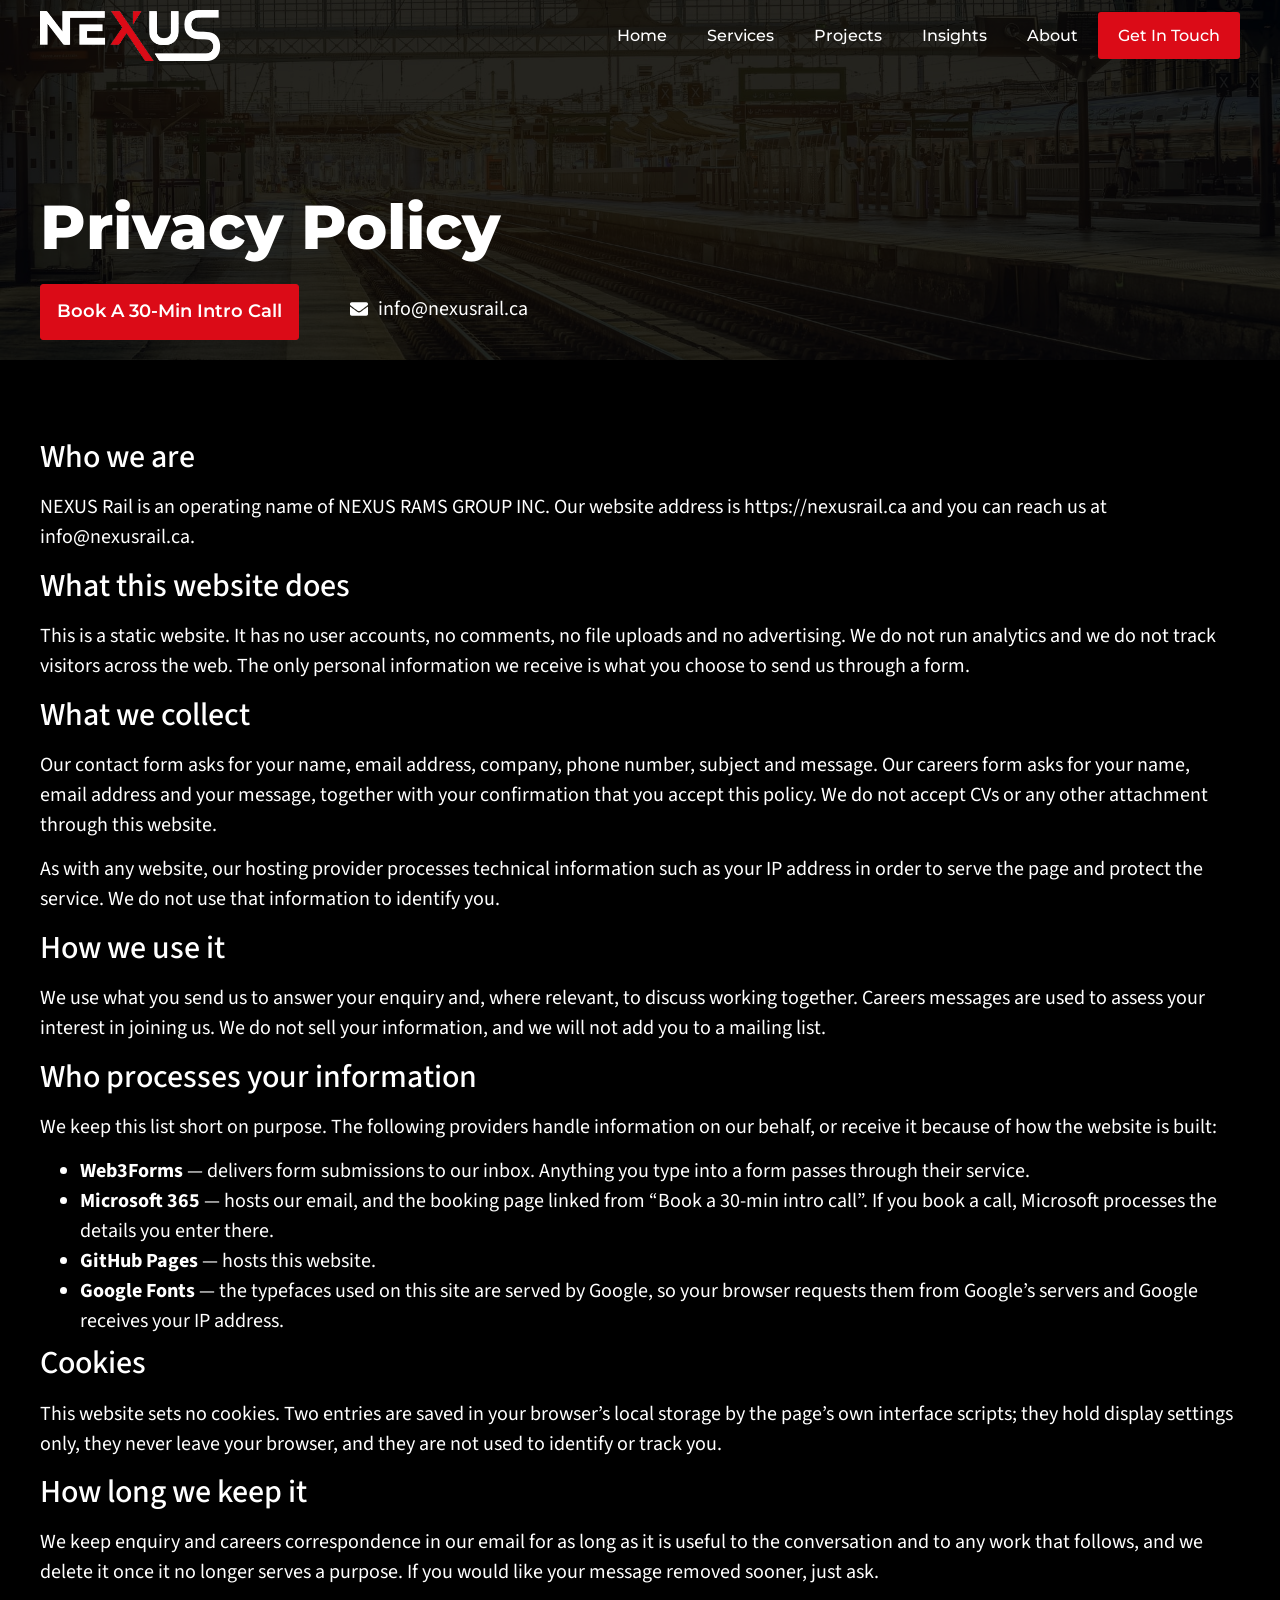
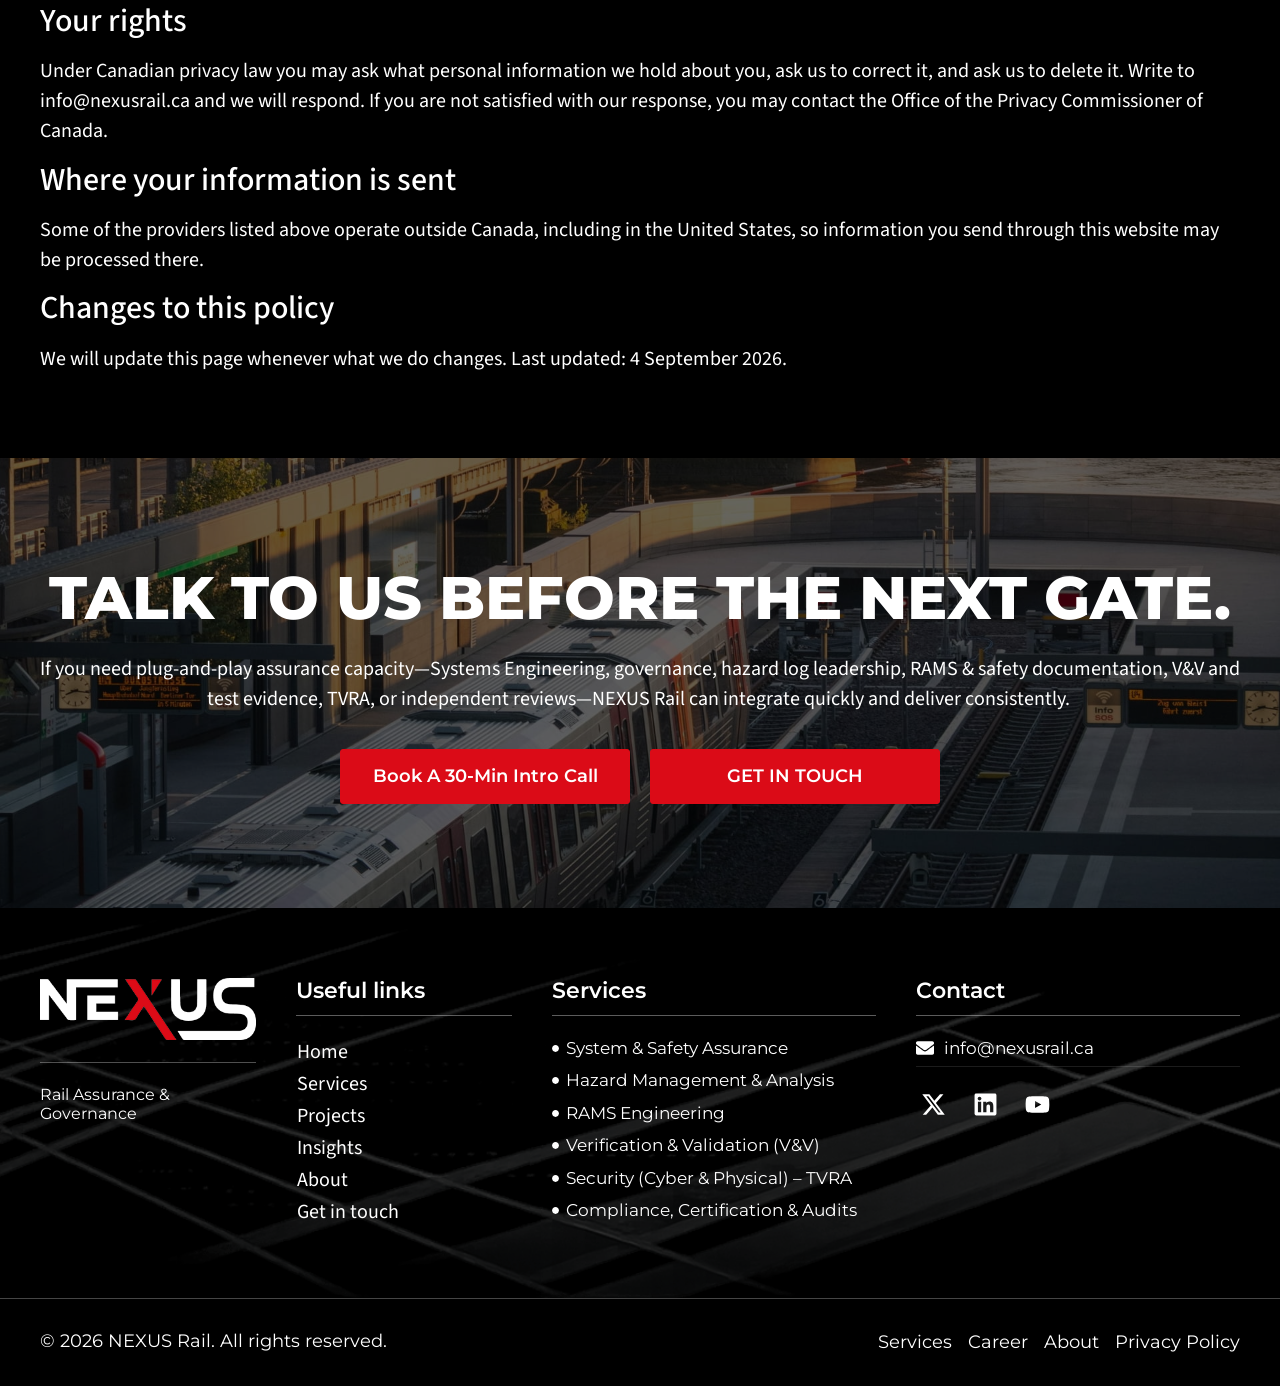
<file: privacy-policy/index.html>
<!doctype html>
<html lang="en-US">
<head>
	<meta charset="UTF-8">
<meta name="description" content="How NEXUS Rail collects, uses and retains personal data on nexusrail.ca.">
<meta property="og:type" content="website">
<meta property="og:site_name" content="NEXUS Rail">
<meta property="og:title" content="Privacy Policy | NEXUS Rail">
<meta property="og:description" content="How NEXUS Rail collects, uses and retains personal data on nexusrail.ca.">
<meta property="og:url" content="https://nexusrail.ca/privacy-policy/">
<meta property="og:image" content="https://nexusrail.ca/wp-content/uploads/2026/02/Home-bg-5-1.jpg">
<meta name="twitter:card" content="summary_large_image">
<meta name="twitter:title" content="Privacy Policy | NEXUS Rail">
<meta name="twitter:description" content="How NEXUS Rail collects, uses and retains personal data on nexusrail.ca.">
<meta name="twitter:image" content="https://nexusrail.ca/wp-content/uploads/2026/02/Home-bg-5-1.jpg">
	<meta name="viewport" content="width=device-width, initial-scale=1">
	<link rel="profile" href="https://gmpg.org/xfn/11">
	<title>Privacy Policy | NEXUS Rail</title>
<link data-rocket-preload as="style" href="https://fonts.googleapis.com/css?family=Montserrat%3A100%2C100italic%2C200%2C200italic%2C300%2C300italic%2C400%2C400italic%2C500%2C500italic%2C600%2C600italic%2C700%2C700italic%2C800%2C800italic%2C900%2C900italic%7CSource%20Sans%203%3A100%2C100italic%2C200%2C200italic%2C300%2C300italic%2C400%2C400italic%2C500%2C500italic%2C600%2C600italic%2C700%2C700italic%2C800%2C800italic%2C900%2C900italic&#038;display=swap" rel="preload">
<link href="https://fonts.googleapis.com/css?family=Montserrat%3A100%2C100italic%2C200%2C200italic%2C300%2C300italic%2C400%2C400italic%2C500%2C500italic%2C600%2C600italic%2C700%2C700italic%2C800%2C800italic%2C900%2C900italic%7CSource%20Sans%203%3A100%2C100italic%2C200%2C200italic%2C300%2C300italic%2C400%2C400italic%2C500%2C500italic%2C600%2C600italic%2C700%2C700italic%2C800%2C800italic%2C900%2C900italic&#038;display=swap" media="print" onload="this.media=&#039;all&#039;" rel="stylesheet">
<noscript data-wpr-hosted-gf-parameters=""><link rel="stylesheet" href="https://fonts.googleapis.com/css?family=Montserrat%3A100%2C100italic%2C200%2C200italic%2C300%2C300italic%2C400%2C400italic%2C500%2C500italic%2C600%2C600italic%2C700%2C700italic%2C800%2C800italic%2C900%2C900italic%7CSource%20Sans%203%3A100%2C100italic%2C200%2C200italic%2C300%2C300italic%2C400%2C400italic%2C500%2C500italic%2C600%2C600italic%2C700%2C700italic%2C800%2C800italic%2C900%2C900italic&#038;display=swap"></noscript>
<meta name='robots' content='max-image-preview:large' />
<link href='https://fonts.gstatic.com' crossorigin rel='preconnect' />
<style id="wp-img-auto-sizes-contain-inline-css">
img:is([sizes=auto i],[sizes^="auto," i]){contain-intrinsic-size:3000px 1500px}
/*# sourceURL=wp-img-auto-sizes-contain-inline-css */
</style>
<link rel='stylesheet' id='wp-block-library-css' href='../wp-includes/css/dist/block-library/style.min.css' media='all' />
<style id="global-styles-inline-css">
:root{--wp--preset--aspect-ratio--square: 1;--wp--preset--aspect-ratio--4-3: 4/3;--wp--preset--aspect-ratio--3-4: 3/4;--wp--preset--aspect-ratio--3-2: 3/2;--wp--preset--aspect-ratio--2-3: 2/3;--wp--preset--aspect-ratio--16-9: 16/9;--wp--preset--aspect-ratio--9-16: 9/16;--wp--preset--color--black: #000000;--wp--preset--color--cyan-bluish-gray: #abb8c3;--wp--preset--color--white: #ffffff;--wp--preset--color--pale-pink: #f78da7;--wp--preset--color--vivid-red: #cf2e2e;--wp--preset--color--luminous-vivid-orange: #ff6900;--wp--preset--color--luminous-vivid-amber: #fcb900;--wp--preset--color--light-green-cyan: #7bdcb5;--wp--preset--color--vivid-green-cyan: #00d084;--wp--preset--color--pale-cyan-blue: #8ed1fc;--wp--preset--color--vivid-cyan-blue: #0693e3;--wp--preset--color--vivid-purple: #9b51e0;--wp--preset--gradient--vivid-cyan-blue-to-vivid-purple: linear-gradient(135deg,rgb(6,147,227) 0%,rgb(155,81,224) 100%);--wp--preset--gradient--light-green-cyan-to-vivid-green-cyan: linear-gradient(135deg,rgb(122,220,180) 0%,rgb(0,208,130) 100%);--wp--preset--gradient--luminous-vivid-amber-to-luminous-vivid-orange: linear-gradient(135deg,rgb(252,185,0) 0%,rgb(255,105,0) 100%);--wp--preset--gradient--luminous-vivid-orange-to-vivid-red: linear-gradient(135deg,rgb(255,105,0) 0%,rgb(207,46,46) 100%);--wp--preset--gradient--very-light-gray-to-cyan-bluish-gray: linear-gradient(135deg,rgb(238,238,238) 0%,rgb(169,184,195) 100%);--wp--preset--gradient--cool-to-warm-spectrum: linear-gradient(135deg,rgb(74,234,220) 0%,rgb(151,120,209) 20%,rgb(207,42,186) 40%,rgb(238,44,130) 60%,rgb(251,105,98) 80%,rgb(254,248,76) 100%);--wp--preset--gradient--blush-light-purple: linear-gradient(135deg,rgb(255,206,236) 0%,rgb(152,150,240) 100%);--wp--preset--gradient--blush-bordeaux: linear-gradient(135deg,rgb(254,205,165) 0%,rgb(254,45,45) 50%,rgb(107,0,62) 100%);--wp--preset--gradient--luminous-dusk: linear-gradient(135deg,rgb(255,203,112) 0%,rgb(199,81,192) 50%,rgb(65,88,208) 100%);--wp--preset--gradient--pale-ocean: linear-gradient(135deg,rgb(255,245,203) 0%,rgb(182,227,212) 50%,rgb(51,167,181) 100%);--wp--preset--gradient--electric-grass: linear-gradient(135deg,rgb(202,248,128) 0%,rgb(113,206,126) 100%);--wp--preset--gradient--midnight: linear-gradient(135deg,rgb(2,3,129) 0%,rgb(40,116,252) 100%);--wp--preset--font-size--small: 13px;--wp--preset--font-size--medium: 20px;--wp--preset--font-size--large: 36px;--wp--preset--font-size--x-large: 42px;--wp--preset--spacing--20: 0.44rem;--wp--preset--spacing--30: 0.67rem;--wp--preset--spacing--40: 1rem;--wp--preset--spacing--50: 1.5rem;--wp--preset--spacing--60: 2.25rem;--wp--preset--spacing--70: 3.38rem;--wp--preset--spacing--80: 5.06rem;--wp--preset--shadow--natural: 6px 6px 9px rgba(0, 0, 0, 0.2);--wp--preset--shadow--deep: 12px 12px 50px rgba(0, 0, 0, 0.4);--wp--preset--shadow--sharp: 6px 6px 0px rgba(0, 0, 0, 0.2);--wp--preset--shadow--outlined: 6px 6px 0px -3px rgb(255, 255, 255), 6px 6px rgb(0, 0, 0);--wp--preset--shadow--crisp: 6px 6px 0px rgb(0, 0, 0);}.wp-block-button{--wp--preset--dimension--25: 25%;--wp--preset--dimension--50: 50%;--wp--preset--dimension--75: 75%;--wp--preset--dimension--100: 100%;}:root { --wp--style--global--content-size: 800px;--wp--style--global--wide-size: 1200px; }:where(body) { margin: 0; }.wp-site-blocks > .alignleft { float: left; margin-right: 2em; }.wp-site-blocks > .alignright { float: right; margin-left: 2em; }.wp-site-blocks > .aligncenter { justify-content: center; margin-left: auto; margin-right: auto; }:where(.wp-site-blocks) > * { margin-block-start: 24px; margin-block-end: 0; }:where(.wp-site-blocks) > :first-child { margin-block-start: 0; }:where(.wp-site-blocks) > :last-child { margin-block-end: 0; }:root { --wp--style--block-gap: 24px; }:root :where(.is-layout-flow) > :first-child{margin-block-start: 0;}:root :where(.is-layout-flow) > :last-child{margin-block-end: 0;}:root :where(.is-layout-flow) > *{margin-block-start: 24px;margin-block-end: 0;}:root :where(.is-layout-constrained) > :first-child{margin-block-start: 0;}:root :where(.is-layout-constrained) > :last-child{margin-block-end: 0;}:root :where(.is-layout-constrained) > *{margin-block-start: 24px;margin-block-end: 0;}:root :where(.is-layout-flex){gap: 24px;}:root :where(.is-layout-grid){gap: 24px;}.is-layout-flow > .alignleft{float: left;margin-inline-start: 0;margin-inline-end: 2em;}.is-layout-flow > .alignright{float: right;margin-inline-start: 2em;margin-inline-end: 0;}.is-layout-flow > .aligncenter{margin-left: auto !important;margin-right: auto !important;}.is-layout-constrained > .alignleft{float: left;margin-inline-start: 0;margin-inline-end: 2em;}.is-layout-constrained > .alignright{float: right;margin-inline-start: 2em;margin-inline-end: 0;}.is-layout-constrained > .aligncenter{margin-left: auto !important;margin-right: auto !important;}.is-layout-constrained > :where(:not(.alignleft):not(.alignright):not(.alignfull)){max-width: var(--wp--style--global--content-size);margin-left: auto !important;margin-right: auto !important;}.is-layout-constrained > .alignwide{max-width: var(--wp--style--global--wide-size);}body .is-layout-flex{display: flex;}.is-layout-flex{flex-wrap: wrap;align-items: center;}.is-layout-flex > :is(*, div){margin: 0;}body .is-layout-grid{display: grid;}.is-layout-grid > :is(*, div){margin: 0;}body{padding-top: 0px;padding-right: 0px;padding-bottom: 0px;padding-left: 0px;}:root :where(.wp-element-button, .wp-block-button__link){background-color: #32373c;border-width: 0;color: #fff;font-family: inherit;font-size: inherit;font-style: inherit;font-weight: inherit;letter-spacing: inherit;line-height: inherit;padding-top: calc(0.667em + 2px);padding-right: calc(1.333em + 2px);padding-bottom: calc(0.667em + 2px);padding-left: calc(1.333em + 2px);text-decoration: none;text-transform: inherit;}.has-black-color{color: var(--wp--preset--color--black) !important;}.has-cyan-bluish-gray-color{color: var(--wp--preset--color--cyan-bluish-gray) !important;}.has-white-color{color: var(--wp--preset--color--white) !important;}.has-pale-pink-color{color: var(--wp--preset--color--pale-pink) !important;}.has-vivid-red-color{color: var(--wp--preset--color--vivid-red) !important;}.has-luminous-vivid-orange-color{color: var(--wp--preset--color--luminous-vivid-orange) !important;}.has-luminous-vivid-amber-color{color: var(--wp--preset--color--luminous-vivid-amber) !important;}.has-light-green-cyan-color{color: var(--wp--preset--color--light-green-cyan) !important;}.has-vivid-green-cyan-color{color: var(--wp--preset--color--vivid-green-cyan) !important;}.has-pale-cyan-blue-color{color: var(--wp--preset--color--pale-cyan-blue) !important;}.has-vivid-cyan-blue-color{color: var(--wp--preset--color--vivid-cyan-blue) !important;}.has-vivid-purple-color{color: var(--wp--preset--color--vivid-purple) !important;}.has-black-background-color{background-color: var(--wp--preset--color--black) !important;}.has-cyan-bluish-gray-background-color{background-color: var(--wp--preset--color--cyan-bluish-gray) !important;}.has-white-background-color{background-color: var(--wp--preset--color--white) !important;}.has-pale-pink-background-color{background-color: var(--wp--preset--color--pale-pink) !important;}.has-vivid-red-background-color{background-color: var(--wp--preset--color--vivid-red) !important;}.has-luminous-vivid-orange-background-color{background-color: var(--wp--preset--color--luminous-vivid-orange) !important;}.has-luminous-vivid-amber-background-color{background-color: var(--wp--preset--color--luminous-vivid-amber) !important;}.has-light-green-cyan-background-color{background-color: var(--wp--preset--color--light-green-cyan) !important;}.has-vivid-green-cyan-background-color{background-color: var(--wp--preset--color--vivid-green-cyan) !important;}.has-pale-cyan-blue-background-color{background-color: var(--wp--preset--color--pale-cyan-blue) !important;}.has-vivid-cyan-blue-background-color{background-color: var(--wp--preset--color--vivid-cyan-blue) !important;}.has-vivid-purple-background-color{background-color: var(--wp--preset--color--vivid-purple) !important;}.has-black-border-color{border-color: var(--wp--preset--color--black) !important;}.has-cyan-bluish-gray-border-color{border-color: var(--wp--preset--color--cyan-bluish-gray) !important;}.has-white-border-color{border-color: var(--wp--preset--color--white) !important;}.has-pale-pink-border-color{border-color: var(--wp--preset--color--pale-pink) !important;}.has-vivid-red-border-color{border-color: var(--wp--preset--color--vivid-red) !important;}.has-luminous-vivid-orange-border-color{border-color: var(--wp--preset--color--luminous-vivid-orange) !important;}.has-luminous-vivid-amber-border-color{border-color: var(--wp--preset--color--luminous-vivid-amber) !important;}.has-light-green-cyan-border-color{border-color: var(--wp--preset--color--light-green-cyan) !important;}.has-vivid-green-cyan-border-color{border-color: var(--wp--preset--color--vivid-green-cyan) !important;}.has-pale-cyan-blue-border-color{border-color: var(--wp--preset--color--pale-cyan-blue) !important;}.has-vivid-cyan-blue-border-color{border-color: var(--wp--preset--color--vivid-cyan-blue) !important;}.has-vivid-purple-border-color{border-color: var(--wp--preset--color--vivid-purple) !important;}.has-vivid-cyan-blue-to-vivid-purple-gradient-background{background: var(--wp--preset--gradient--vivid-cyan-blue-to-vivid-purple) !important;}.has-light-green-cyan-to-vivid-green-cyan-gradient-background{background: var(--wp--preset--gradient--light-green-cyan-to-vivid-green-cyan) !important;}.has-luminous-vivid-amber-to-luminous-vivid-orange-gradient-background{background: var(--wp--preset--gradient--luminous-vivid-amber-to-luminous-vivid-orange) !important;}.has-luminous-vivid-orange-to-vivid-red-gradient-background{background: var(--wp--preset--gradient--luminous-vivid-orange-to-vivid-red) !important;}.has-very-light-gray-to-cyan-bluish-gray-gradient-background{background: var(--wp--preset--gradient--very-light-gray-to-cyan-bluish-gray) !important;}.has-cool-to-warm-spectrum-gradient-background{background: var(--wp--preset--gradient--cool-to-warm-spectrum) !important;}.has-blush-light-purple-gradient-background{background: var(--wp--preset--gradient--blush-light-purple) !important;}.has-blush-bordeaux-gradient-background{background: var(--wp--preset--gradient--blush-bordeaux) !important;}.has-luminous-dusk-gradient-background{background: var(--wp--preset--gradient--luminous-dusk) !important;}.has-pale-ocean-gradient-background{background: var(--wp--preset--gradient--pale-ocean) !important;}.has-electric-grass-gradient-background{background: var(--wp--preset--gradient--electric-grass) !important;}.has-midnight-gradient-background{background: var(--wp--preset--gradient--midnight) !important;}.has-small-font-size{font-size: var(--wp--preset--font-size--small) !important;}.has-medium-font-size{font-size: var(--wp--preset--font-size--medium) !important;}.has-large-font-size{font-size: var(--wp--preset--font-size--large) !important;}.has-x-large-font-size{font-size: var(--wp--preset--font-size--x-large) !important;}
:root :where(.wp-block-icon svg){width: 24px;}
:root :where(.wp-block-pullquote){font-size: 1.5em;line-height: 1.6;}
/*# sourceURL=global-styles-inline-css */
</style>
<link rel='stylesheet' id='hello-elementor-css' href='../wp-content/themes/hello-elementor/assets/css/reset.css' media='all' />
<link rel='stylesheet' id='hello-elementor-theme-style-css' href='../wp-content/themes/hello-elementor/assets/css/theme.css' media='all' />
<link rel='stylesheet' id='hello-elementor-header-footer-css' href='../wp-content/themes/hello-elementor/assets/css/header-footer.css' media='all' />
<link rel='stylesheet' id='elementor-frontend-css' href='../wp-content/uploads/elementor/css/custom-frontend.min.css' media='all' />
<style id="elementor-frontend-inline-css">
.elementor-kit-10{--e-global-color-primary:#000000;--e-global-color-secondary:#212121;--e-global-color-text:#000000;--e-global-color-accent:#DB0B17;--e-global-color-4fcc40e:#900009;--e-global-color-57839a8:#C4C4C4;--e-global-color-c9e6552:#FFFFFF;--e-global-color-8a6eaf5:#DB0B17;--e-global-color-b72ff5e:#000000;--e-global-color-25fe8e3:#02010100;--e-global-color-e118c1c:#000000CC;--e-global-color-b8ffb71:#0B0B0B;--e-global-typography-primary-font-family:"Montserrat";--e-global-typography-primary-font-size:62px;--e-global-typography-primary-font-weight:800;--e-global-typography-primary-text-transform:uppercase;--e-global-typography-primary-font-style:normal;--e-global-typography-primary-text-decoration:none;--e-global-typography-primary-line-height:1.2em;--e-global-typography-secondary-font-family:"Montserrat";--e-global-typography-secondary-font-size:50px;--e-global-typography-secondary-font-weight:800;--e-global-typography-secondary-text-transform:uppercase;--e-global-typography-secondary-font-style:normal;--e-global-typography-secondary-text-decoration:none;--e-global-typography-secondary-line-height:1.2em;--e-global-typography-text-font-family:"Source Sans 3";--e-global-typography-text-font-size:20px;--e-global-typography-text-font-weight:400;--e-global-typography-text-text-transform:none;--e-global-typography-text-font-style:normal;--e-global-typography-text-text-decoration:none;--e-global-typography-text-word-spacing:0px;--e-global-typography-accent-font-family:"Montserrat";--e-global-typography-accent-font-size:18px;--e-global-typography-accent-font-weight:600;--e-global-typography-accent-text-transform:capitalize;--e-global-typography-accent-font-style:normal;--e-global-typography-accent-text-decoration:underline;--e-global-typography-accent-line-height:1.2em;--e-global-typography-b84f1b3-font-family:"Montserrat";--e-global-typography-b84f1b3-font-size:25px;--e-global-typography-b84f1b3-font-weight:500;--e-global-typography-b84f1b3-text-transform:none;--e-global-typography-b84f1b3-font-style:normal;--e-global-typography-b84f1b3-text-decoration:none;--e-global-typography-b84f1b3-line-height:35px;--e-global-typography-b84f1b3-letter-spacing:0px;--e-global-typography-b84f1b3-word-spacing:0px;--e-global-typography-e1ae241-font-family:"Montserrat";--e-global-typography-e1ae241-font-size:22px;--e-global-typography-e1ae241-font-weight:700;--e-global-typography-e1ae241-text-transform:none;--e-global-typography-e1ae241-font-style:normal;--e-global-typography-e1ae241-text-decoration:underline;--e-global-typography-e1ae241-line-height:30px;--e-global-typography-e1ae241-letter-spacing:0px;--e-global-typography-e1ae241-word-spacing:0px;--e-global-typography-b6196b7-font-family:"Montserrat";--e-global-typography-b6196b7-font-size:30px;--e-global-typography-b6196b7-font-weight:700;--e-global-typography-b6196b7-line-height:38px;--e-global-typography-b6196b7-letter-spacing:-0.13px;--e-global-typography-22e62d7-font-family:"Montserrat";--e-global-typography-22e62d7-font-size:156px;--e-global-typography-22e62d7-font-weight:700;--e-global-typography-22e62d7-text-transform:none;--e-global-typography-22e62d7-font-style:normal;--e-global-typography-22e62d7-text-decoration:none;--e-global-typography-22e62d7-line-height:198px;--e-global-typography-22e62d7-letter-spacing:-1.22px;--e-global-typography-22e62d7-word-spacing:0px;--e-global-typography-785de07-font-family:"Montserrat";--e-global-typography-785de07-font-size:14px;--e-global-typography-785de07-font-weight:400;--e-global-typography-785de07-text-transform:none;--e-global-typography-785de07-font-style:normal;--e-global-typography-785de07-text-decoration:none;--e-global-typography-785de07-line-height:17px;--e-global-typography-785de07-letter-spacing:0px;--e-global-typography-785de07-word-spacing:0px;--e-global-typography-d7a06da-font-family:"Montserrat";--e-global-typography-d7a06da-font-size:20px;--e-global-typography-d7a06da-font-weight:700;--e-global-typography-d7a06da-text-transform:uppercase;--e-global-typography-d7a06da-font-style:normal;--e-global-typography-d7a06da-text-decoration:none;--e-global-typography-d7a06da-line-height:24px;--e-global-typography-d7a06da-letter-spacing:0px;--e-global-typography-d7a06da-word-spacing:0px;background-color:var( --e-global-color-text );}.elementor-kit-10 e-page-transition{background-color:#FFBC7D;}.elementor-kit-10 a{color:var( --e-global-color-accent );}.elementor-section.elementor-section-boxed > .elementor-container{max-width:1200px;}.e-con{--container-max-width:1200px;--container-default-padding-top:0px;--container-default-padding-right:0px;--container-default-padding-bottom:0px;--container-default-padding-left:0px;}{}h1.entry-title{display:var(--page-title-display);}.site-header .site-branding{flex-direction:column;align-items:stretch;}.site-header{padding-inline-end:0px;padding-inline-start:0px;}.site-footer .site-branding{flex-direction:column;align-items:stretch;}@media(max-width:1024px){.elementor-kit-10{--e-global-typography-primary-font-size:59px;--e-global-typography-primary-line-height:1.2em;--e-global-typography-primary-word-spacing:0em;--e-global-typography-secondary-font-size:40px;--e-global-typography-text-font-size:18px;--e-global-typography-text-line-height:17px;--e-global-typography-accent-font-size:18px;}.elementor-section.elementor-section-boxed > .elementor-container{max-width:1024px;}.e-con{--container-max-width:1024px;}}@media(max-width:767px){.elementor-kit-10{--e-global-typography-primary-font-size:32px;--e-global-typography-primary-line-height:1.2em;--e-global-typography-secondary-font-size:26px;--e-global-typography-secondary-line-height:1.2em;--e-global-typography-text-font-size:18px;--e-global-typography-b84f1b3-font-size:18px;--e-global-typography-b84f1b3-line-height:20px;--e-global-typography-e1ae241-font-size:20px;--e-global-typography-22e62d7-font-size:100px;--e-global-typography-22e62d7-line-height:110px;}.elementor-section.elementor-section-boxed > .elementor-container{max-width:767px;}.e-con{--container-max-width:767px;}}
.elementor-3 .elementor-element.elementor-element-f5e2c1b{--display:flex;--min-height:40vh;--flex-direction:column;--container-widget-width:100%;--container-widget-height:initial;--container-widget-flex-grow:0;--container-widget-align-self:initial;--flex-wrap-mobile:wrap;--justify-content:flex-end;--overlay-opacity:0.85;--padding-top:20px;--padding-bottom:20px;--padding-left:20px;--padding-right:20px;}.elementor-3 .elementor-element.elementor-element-f5e2c1b:not(.elementor-motion-effects-element-type-background), .elementor-3 .elementor-element.elementor-element-f5e2c1b > .elementor-motion-effects-container > .elementor-motion-effects-layer{background-image:url(../wp-content/uploads/2026/02/landscaping-modern-railway-station-2.jpg);background-position:center center;background-size:cover;}.elementor-3 .elementor-element.elementor-element-f5e2c1b::before, .elementor-3 .elementor-element.elementor-element-f5e2c1b > .elementor-background-video-container::before, .elementor-3 .elementor-element.elementor-element-f5e2c1b > .e-con-inner > .elementor-background-video-container::before, .elementor-3 .elementor-element.elementor-element-f5e2c1b > .elementor-background-slideshow::before, .elementor-3 .elementor-element.elementor-element-f5e2c1b > .e-con-inner > .elementor-background-slideshow::before, .elementor-3 .elementor-element.elementor-element-f5e2c1b > .elementor-motion-effects-container > .elementor-motion-effects-layer::before{background-color:#000000;--background-overlay:'';}.elementor-widget-heading .elementor-heading-title{font-family:var( --e-global-typography-primary-font-family ), Sans-serif;font-size:var( --e-global-typography-primary-font-size );font-weight:var( --e-global-typography-primary-font-weight );text-transform:var( --e-global-typography-primary-text-transform );font-style:var( --e-global-typography-primary-font-style );text-decoration:var( --e-global-typography-primary-text-decoration );line-height:var( --e-global-typography-primary-line-height );color:var( --e-global-color-primary );}.elementor-3 .elementor-element.elementor-element-346ea39 .elementor-heading-title{font-family:"Montserrat", Sans-serif;font-size:62px;font-weight:800;text-transform:capitalize;font-style:normal;text-decoration:none;line-height:1.2em;color:var( --e-global-color-c9e6552 );}.elementor-3 .elementor-element.elementor-element-dc75cf3{--display:grid;--e-con-grid-template-columns:repeat(2, 1fr);--e-con-grid-template-rows:repeat(1, 1fr);--grid-auto-flow:row;}.elementor-widget-button .elementor-button{background-color:var( --e-global-color-accent );font-family:var( --e-global-typography-accent-font-family ), Sans-serif;font-size:var( --e-global-typography-accent-font-size );font-weight:var( --e-global-typography-accent-font-weight );text-transform:var( --e-global-typography-accent-text-transform );font-style:var( --e-global-typography-accent-font-style );text-decoration:var( --e-global-typography-accent-text-decoration );line-height:var( --e-global-typography-accent-line-height );}.elementor-3 .elementor-element.elementor-element-ad9015e .elementor-button{background-color:var( --e-global-color-accent );font-family:"Montserrat", Sans-serif;font-size:18px;font-weight:600;text-transform:capitalize;font-style:normal;text-decoration:none;line-height:1.2em;fill:var( --e-global-color-c9e6552 );color:var( --e-global-color-c9e6552 );border-style:solid;border-width:1px 1px 1px 1px;border-color:var( --e-global-color-accent );padding:16px 16px 16px 16px;}.elementor-3 .elementor-element.elementor-element-ad9015e .elementor-button:hover, .elementor-3 .elementor-element.elementor-element-ad9015e .elementor-button:focus{background-color:var( --e-global-color-4fcc40e );color:var( --e-global-color-c9e6552 );border-color:var( --e-global-color-4fcc40e );}.elementor-3 .elementor-element.elementor-element-ad9015e .elementor-button:hover svg, .elementor-3 .elementor-element.elementor-element-ad9015e .elementor-button:focus svg{fill:var( --e-global-color-c9e6552 );}.elementor-widget-icon-list .elementor-icon-list-item:not(:last-child):after{border-color:var( --e-global-color-text );}.elementor-widget-icon-list .elementor-icon-list-icon i{color:var( --e-global-color-primary );}.elementor-widget-icon-list .elementor-icon-list-icon svg{fill:var( --e-global-color-primary );}.elementor-widget-icon-list .elementor-icon-list-item > .elementor-icon-list-text, .elementor-widget-icon-list .elementor-icon-list-item > a{font-family:var( --e-global-typography-text-font-family ), Sans-serif;font-size:var( --e-global-typography-text-font-size );font-weight:var( --e-global-typography-text-font-weight );text-transform:var( --e-global-typography-text-text-transform );font-style:var( --e-global-typography-text-font-style );text-decoration:var( --e-global-typography-text-text-decoration );word-spacing:var( --e-global-typography-text-word-spacing );}.elementor-widget-icon-list .elementor-icon-list-text{color:var( --e-global-color-secondary );}.elementor-3 .elementor-element.elementor-element-1e6e0c9{width:100%;max-width:100%;--e-icon-list-icon-size:18px;--icon-vertical-offset:0px;}.elementor-3 .elementor-element.elementor-element-1e6e0c9 > .elementor-widget-container{margin:10px 0px 5px 0px;border-style:none;}.elementor-3 .elementor-element.elementor-element-1e6e0c9 .elementor-icon-list-icon i{color:var( --e-global-color-c9e6552 );transition:color 0.3s;}.elementor-3 .elementor-element.elementor-element-1e6e0c9 .elementor-icon-list-icon svg{fill:var( --e-global-color-c9e6552 );transition:fill 0.3s;}.elementor-3 .elementor-element.elementor-element-1e6e0c9 .elementor-icon-list-item > .elementor-icon-list-text, .elementor-3 .elementor-element.elementor-element-1e6e0c9 .elementor-icon-list-item > a{font-family:"Source Sans 3", Sans-serif;font-size:20px;font-weight:400;text-transform:none;font-style:normal;text-decoration:none;word-spacing:0px;}.elementor-3 .elementor-element.elementor-element-1e6e0c9 .elementor-icon-list-text{color:var( --e-global-color-c9e6552 );transition:color 0.3s;}.elementor-3 .elementor-element.elementor-element-b9dd8d3{--display:flex;--flex-direction:column;--container-widget-width:100%;--container-widget-height:initial;--container-widget-flex-grow:0;--container-widget-align-self:initial;--flex-wrap-mobile:wrap;--padding-top:70px;--padding-bottom:70px;--padding-left:20px;--padding-right:20px;}.elementor-widget-text-editor{font-family:var( --e-global-typography-text-font-family ), Sans-serif;font-size:var( --e-global-typography-text-font-size );font-weight:var( --e-global-typography-text-font-weight );text-transform:var( --e-global-typography-text-text-transform );font-style:var( --e-global-typography-text-font-style );text-decoration:var( --e-global-typography-text-text-decoration );word-spacing:var( --e-global-typography-text-word-spacing );color:var( --e-global-color-text );}.elementor-widget-text-editor.elementor-drop-cap-view-stacked .elementor-drop-cap{background-color:var( --e-global-color-primary );}.elementor-widget-text-editor.elementor-drop-cap-view-framed .elementor-drop-cap, .elementor-widget-text-editor.elementor-drop-cap-view-default .elementor-drop-cap{color:var( --e-global-color-primary );border-color:var( --e-global-color-primary );}.elementor-3 .elementor-element.elementor-element-46e53631{color:var( --e-global-color-c9e6552 );}@media(max-width:1024px) and (min-width:768px){.elementor-3 .elementor-element.elementor-element-dc75cf3{--width:80%;}}@media(max-width:1366px){.elementor-widget-heading .elementor-heading-title{font-size:var( --e-global-typography-primary-font-size );line-height:var( --e-global-typography-primary-line-height );}.elementor-3 .elementor-element.elementor-element-dc75cf3{--grid-auto-flow:row;}.elementor-widget-button .elementor-button{font-size:var( --e-global-typography-accent-font-size );line-height:var( --e-global-typography-accent-line-height );}.elementor-widget-icon-list .elementor-icon-list-item > .elementor-icon-list-text, .elementor-widget-icon-list .elementor-icon-list-item > a{font-size:var( --e-global-typography-text-font-size );word-spacing:var( --e-global-typography-text-word-spacing );}.elementor-widget-text-editor{font-size:var( --e-global-typography-text-font-size );word-spacing:var( --e-global-typography-text-word-spacing );}}@media(max-width:1024px){.elementor-widget-heading .elementor-heading-title{font-size:var( --e-global-typography-primary-font-size );line-height:var( --e-global-typography-primary-line-height );}.elementor-3 .elementor-element.elementor-element-346ea39 .elementor-heading-title{font-size:59px;line-height:1.2em;word-spacing:0em;}.elementor-3 .elementor-element.elementor-element-dc75cf3{--grid-auto-flow:row;}.elementor-widget-button .elementor-button{font-size:var( --e-global-typography-accent-font-size );line-height:var( --e-global-typography-accent-line-height );}.elementor-3 .elementor-element.elementor-element-ad9015e .elementor-button{font-size:18px;}.elementor-widget-icon-list .elementor-icon-list-item > .elementor-icon-list-text, .elementor-widget-icon-list .elementor-icon-list-item > a{font-size:var( --e-global-typography-text-font-size );word-spacing:var( --e-global-typography-text-word-spacing );}.elementor-3 .elementor-element.elementor-element-1e6e0c9 .elementor-icon-list-item > .elementor-icon-list-text, .elementor-3 .elementor-element.elementor-element-1e6e0c9 .elementor-icon-list-item > a{font-size:18px;line-height:17px;}.elementor-widget-text-editor{font-size:var( --e-global-typography-text-font-size );word-spacing:var( --e-global-typography-text-word-spacing );}}@media(max-width:767px){.elementor-3 .elementor-element.elementor-element-f5e2c1b{--min-height:45vh;}.elementor-widget-heading .elementor-heading-title{font-size:var( --e-global-typography-primary-font-size );line-height:var( --e-global-typography-primary-line-height );}.elementor-3 .elementor-element.elementor-element-346ea39 .elementor-heading-title{font-size:32px;line-height:1.2em;}.elementor-3 .elementor-element.elementor-element-dc75cf3{--e-con-grid-template-columns:repeat(1, 1fr);--grid-auto-flow:row;}.elementor-widget-button .elementor-button{font-size:var( --e-global-typography-accent-font-size );line-height:var( --e-global-typography-accent-line-height );}.elementor-widget-icon-list .elementor-icon-list-item > .elementor-icon-list-text, .elementor-widget-icon-list .elementor-icon-list-item > a{font-size:var( --e-global-typography-text-font-size );word-spacing:var( --e-global-typography-text-word-spacing );}.elementor-3 .elementor-element.elementor-element-1e6e0c9 .elementor-icon-list-item > .elementor-icon-list-text, .elementor-3 .elementor-element.elementor-element-1e6e0c9 .elementor-icon-list-item > a{font-size:17px;}.elementor-widget-text-editor{font-size:var( --e-global-typography-text-font-size );word-spacing:var( --e-global-typography-text-word-spacing );}}@media(min-width:768px){.elementor-3 .elementor-element.elementor-element-dc75cf3{--width:50%;}}@media(min-width:2400px){.elementor-widget-heading .elementor-heading-title{font-size:var( --e-global-typography-primary-font-size );line-height:var( --e-global-typography-primary-line-height );}.elementor-3 .elementor-element.elementor-element-dc75cf3{--grid-auto-flow:row;}.elementor-widget-button .elementor-button{font-size:var( --e-global-typography-accent-font-size );line-height:var( --e-global-typography-accent-line-height );}.elementor-widget-icon-list .elementor-icon-list-item > .elementor-icon-list-text, .elementor-widget-icon-list .elementor-icon-list-item > a{font-size:var( --e-global-typography-text-font-size );word-spacing:var( --e-global-typography-text-word-spacing );}.elementor-widget-text-editor{font-size:var( --e-global-typography-text-font-size );word-spacing:var( --e-global-typography-text-word-spacing );}}
.elementor-252 .elementor-element.elementor-element-a202a73{--display:flex;--flex-direction:row;--container-widget-width:calc( ( 1 - var( --container-widget-flex-grow ) ) * 100% );--container-widget-height:100%;--container-widget-flex-grow:1;--container-widget-align-self:stretch;--flex-wrap-mobile:wrap;--align-items:center;--gap:0px 0px;--row-gap:0px;--column-gap:0px;--padding-top:10px;--padding-bottom:10px;--padding-left:10px;--padding-right:10px;}.elementor-252 .elementor-element.elementor-element-a202a73:not(.elementor-motion-effects-element-type-background), .elementor-252 .elementor-element.elementor-element-a202a73 > .elementor-motion-effects-container > .elementor-motion-effects-layer{background-color:#FFFFFF;}.she-header-transparent-yes{position:absolute;}.elementor-252 .elementor-element.elementor-element-d9b71da{--display:flex;--flex-direction:column;--container-widget-width:100%;--container-widget-height:initial;--container-widget-flex-grow:0;--container-widget-align-self:initial;--flex-wrap-mobile:wrap;}.elementor-252 .elementor-element.elementor-element-d9b71da.e-con{--flex-grow:0;--flex-shrink:0;}.elementor-widget-image .widget-image-caption{color:var( --e-global-color-text );font-family:var( --e-global-typography-text-font-family ), Sans-serif;font-size:var( --e-global-typography-text-font-size );font-weight:var( --e-global-typography-text-font-weight );text-transform:var( --e-global-typography-text-text-transform );font-style:var( --e-global-typography-text-font-style );text-decoration:var( --e-global-typography-text-text-decoration );word-spacing:var( --e-global-typography-text-word-spacing );}.elementor-252 .elementor-element.elementor-element-bf78ac4 img{width:100%;}.elementor-252 .elementor-element.elementor-element-cbcb8b4{--display:flex;--flex-direction:column;--container-widget-width:100%;--container-widget-height:initial;--container-widget-flex-grow:0;--container-widget-align-self:initial;--flex-wrap-mobile:wrap;}.elementor-widget-nav-menu .elementor-nav-menu .elementor-item{font-family:var( --e-global-typography-primary-font-family ), Sans-serif;font-size:var( --e-global-typography-primary-font-size );font-weight:var( --e-global-typography-primary-font-weight );text-transform:var( --e-global-typography-primary-text-transform );font-style:var( --e-global-typography-primary-font-style );text-decoration:var( --e-global-typography-primary-text-decoration );line-height:var( --e-global-typography-primary-line-height );}.elementor-widget-nav-menu .elementor-nav-menu--main .elementor-item{color:var( --e-global-color-text );fill:var( --e-global-color-text );}.elementor-widget-nav-menu .elementor-nav-menu--main .elementor-item:hover,
					.elementor-widget-nav-menu .elementor-nav-menu--main .elementor-item.elementor-item-active,
					.elementor-widget-nav-menu .elementor-nav-menu--main .elementor-item.highlighted,
					.elementor-widget-nav-menu .elementor-nav-menu--main .elementor-item:focus{color:var( --e-global-color-accent );fill:var( --e-global-color-accent );}.elementor-widget-nav-menu .elementor-nav-menu--main:not(.e--pointer-framed) .elementor-item:before,
					.elementor-widget-nav-menu .elementor-nav-menu--main:not(.e--pointer-framed) .elementor-item:after{background-color:var( --e-global-color-accent );}.elementor-widget-nav-menu .e--pointer-framed .elementor-item:before,
					.elementor-widget-nav-menu .e--pointer-framed .elementor-item:after{border-color:var( --e-global-color-accent );}.elementor-widget-nav-menu{--e-nav-menu-divider-color:var( --e-global-color-text );}.elementor-widget-nav-menu .elementor-nav-menu--dropdown .elementor-item, .elementor-widget-nav-menu .elementor-nav-menu--dropdown  .elementor-sub-item{font-family:var( --e-global-typography-accent-font-family ), Sans-serif;font-size:var( --e-global-typography-accent-font-size );font-weight:var( --e-global-typography-accent-font-weight );text-transform:var( --e-global-typography-accent-text-transform );font-style:var( --e-global-typography-accent-font-style );text-decoration:var( --e-global-typography-accent-text-decoration );}.elementor-252 .elementor-element.elementor-element-df875da .elementor-menu-toggle{margin-left:auto;background-color:#02010100;}.elementor-252 .elementor-element.elementor-element-df875da .elementor-nav-menu .elementor-item{font-family:"Montserrat", Sans-serif;font-size:16px;font-weight:500;text-transform:capitalize;font-style:normal;text-decoration:none;letter-spacing:0px;word-spacing:0px;}.elementor-252 .elementor-element.elementor-element-df875da .elementor-nav-menu--main .elementor-item{color:#FFFFFF;fill:#FFFFFF;padding-left:20px;padding-right:20px;padding-top:14px;padding-bottom:14px;}.elementor-252 .elementor-element.elementor-element-df875da .elementor-nav-menu--main .elementor-item:hover,
					.elementor-252 .elementor-element.elementor-element-df875da .elementor-nav-menu--main .elementor-item.elementor-item-active,
					.elementor-252 .elementor-element.elementor-element-df875da .elementor-nav-menu--main .elementor-item.highlighted,
					.elementor-252 .elementor-element.elementor-element-df875da .elementor-nav-menu--main .elementor-item:focus{color:#DB0B17;fill:#DB0B17;}.elementor-252 .elementor-element.elementor-element-df875da{--e-nav-menu-horizontal-menu-item-margin:calc( 0px / 2 );}.elementor-252 .elementor-element.elementor-element-df875da .elementor-nav-menu--main:not(.elementor-nav-menu--layout-horizontal) .elementor-nav-menu > li:not(:last-child){margin-bottom:0px;}.elementor-252 .elementor-element.elementor-element-df875da .elementor-nav-menu--dropdown a:hover,
					.elementor-252 .elementor-element.elementor-element-df875da .elementor-nav-menu--dropdown a:focus,
					.elementor-252 .elementor-element.elementor-element-df875da .elementor-nav-menu--dropdown a.elementor-item-active,
					.elementor-252 .elementor-element.elementor-element-df875da .elementor-nav-menu--dropdown a.highlighted,
					.elementor-252 .elementor-element.elementor-element-df875da .elementor-menu-toggle:hover,
					.elementor-252 .elementor-element.elementor-element-df875da .elementor-menu-toggle:focus{color:#FFFFFF;}.elementor-252 .elementor-element.elementor-element-df875da .elementor-nav-menu--dropdown a:hover,
					.elementor-252 .elementor-element.elementor-element-df875da .elementor-nav-menu--dropdown a:focus,
					.elementor-252 .elementor-element.elementor-element-df875da .elementor-nav-menu--dropdown a.elementor-item-active,
					.elementor-252 .elementor-element.elementor-element-df875da .elementor-nav-menu--dropdown a.highlighted{background-color:var( --e-global-color-accent );}.elementor-252 .elementor-element.elementor-element-df875da .elementor-nav-menu--dropdown{border-style:solid;border-color:var( --e-global-color-accent );}.elementor-252 .elementor-element.elementor-element-df875da .elementor-nav-menu--dropdown li:not(:last-child){border-style:solid;border-color:var( --e-global-color-accent );border-bottom-width:1px;}.elementor-252 .elementor-element.elementor-element-df875da div.elementor-menu-toggle{color:var( --e-global-color-c9e6552 );}.elementor-252 .elementor-element.elementor-element-df875da div.elementor-menu-toggle svg{fill:var( --e-global-color-c9e6552 );}.elementor-252 .elementor-element.elementor-element-f30977c{--display:flex;--flex-direction:column;--container-widget-width:100%;--container-widget-height:initial;--container-widget-flex-grow:0;--container-widget-align-self:initial;--flex-wrap-mobile:wrap;}.elementor-theme-builder-content-area{height:400px;}.elementor-location-header:before, .elementor-location-footer:before{content:"";display:table;clear:both;}@media(min-width:768px){.elementor-252 .elementor-element.elementor-element-d9b71da{--width:15%;}.elementor-252 .elementor-element.elementor-element-cbcb8b4{--width:85%;}}@media(min-width:2400px){.elementor-widget-image .widget-image-caption{font-size:var( --e-global-typography-text-font-size );word-spacing:var( --e-global-typography-text-word-spacing );}.elementor-widget-nav-menu .elementor-nav-menu .elementor-item{font-size:var( --e-global-typography-primary-font-size );line-height:var( --e-global-typography-primary-line-height );}.elementor-widget-nav-menu .elementor-nav-menu--dropdown .elementor-item, .elementor-widget-nav-menu .elementor-nav-menu--dropdown  .elementor-sub-item{font-size:var( --e-global-typography-accent-font-size );}}@media(max-width:1366px){.elementor-widget-image .widget-image-caption{font-size:var( --e-global-typography-text-font-size );word-spacing:var( --e-global-typography-text-word-spacing );}.elementor-widget-nav-menu .elementor-nav-menu .elementor-item{font-size:var( --e-global-typography-primary-font-size );line-height:var( --e-global-typography-primary-line-height );}.elementor-widget-nav-menu .elementor-nav-menu--dropdown .elementor-item, .elementor-widget-nav-menu .elementor-nav-menu--dropdown  .elementor-sub-item{font-size:var( --e-global-typography-accent-font-size );}}@media(max-width:1024px){.elementor-widget-image .widget-image-caption{font-size:var( --e-global-typography-text-font-size );word-spacing:var( --e-global-typography-text-word-spacing );}.elementor-widget-nav-menu .elementor-nav-menu .elementor-item{font-size:var( --e-global-typography-primary-font-size );line-height:var( --e-global-typography-primary-line-height );}.elementor-widget-nav-menu .elementor-nav-menu--dropdown .elementor-item, .elementor-widget-nav-menu .elementor-nav-menu--dropdown  .elementor-sub-item{font-size:var( --e-global-typography-accent-font-size );}}@media(max-width:767px){.elementor-252 .elementor-element.elementor-element-d9b71da{--width:40%;}.elementor-widget-image .widget-image-caption{font-size:var( --e-global-typography-text-font-size );word-spacing:var( --e-global-typography-text-word-spacing );}.elementor-252 .elementor-element.elementor-element-cbcb8b4{--width:60%;}.elementor-widget-nav-menu .elementor-nav-menu .elementor-item{font-size:var( --e-global-typography-primary-font-size );line-height:var( --e-global-typography-primary-line-height );}.elementor-widget-nav-menu .elementor-nav-menu--dropdown .elementor-item, .elementor-widget-nav-menu .elementor-nav-menu--dropdown  .elementor-sub-item{font-size:var( --e-global-typography-accent-font-size );}.elementor-252 .elementor-element.elementor-element-df875da .elementor-nav-menu--dropdown{border-width:0px 0px 1px 0px;}.elementor-252 .elementor-element.elementor-element-df875da{--nav-menu-icon-size:28px;}}/* Start custom CSS for nav-menu, class: .elementor-element-df875da */.headerbutton{
    background: #db0b17;
    border-radius: 3px;
    
}
.headerbutton:hover{
    background: #900009;
    border-radius: 3px;
   
}
.headerbutton a{
    color: #fff!important;
}/* End custom CSS */
.elementor-261 .elementor-element.elementor-element-845c644{--display:flex;--min-height:50vh;--flex-direction:column;--container-widget-width:calc( ( 1 - var( --container-widget-flex-grow ) ) * 100% );--container-widget-height:initial;--container-widget-flex-grow:0;--container-widget-align-self:initial;--flex-wrap-mobile:wrap;--justify-content:center;--align-items:center;--overlay-opacity:0.6;}.elementor-261 .elementor-element.elementor-element-845c644:not(.elementor-motion-effects-element-type-background), .elementor-261 .elementor-element.elementor-element-845c644 > .elementor-motion-effects-container > .elementor-motion-effects-layer{background-image:url(../wp-content/uploads/2026/02/10.jpg);background-position:center center;background-repeat:no-repeat;background-size:cover;}.elementor-261 .elementor-element.elementor-element-845c644::before, .elementor-261 .elementor-element.elementor-element-845c644 > .elementor-background-video-container::before, .elementor-261 .elementor-element.elementor-element-845c644 > .e-con-inner > .elementor-background-video-container::before, .elementor-261 .elementor-element.elementor-element-845c644 > .elementor-background-slideshow::before, .elementor-261 .elementor-element.elementor-element-845c644 > .e-con-inner > .elementor-background-slideshow::before, .elementor-261 .elementor-element.elementor-element-845c644 > .elementor-motion-effects-container > .elementor-motion-effects-layer::before{background-color:var( --e-global-color-primary );--background-overlay:'';}.elementor-261 .elementor-element.elementor-element-34a952d{--display:flex;}.elementor-widget-heading .elementor-heading-title{font-family:var( --e-global-typography-primary-font-family ), Sans-serif;font-size:var( --e-global-typography-primary-font-size );font-weight:var( --e-global-typography-primary-font-weight );text-transform:var( --e-global-typography-primary-text-transform );font-style:var( --e-global-typography-primary-font-style );text-decoration:var( --e-global-typography-primary-text-decoration );line-height:var( --e-global-typography-primary-line-height );color:var( --e-global-color-primary );}.elementor-261 .elementor-element.elementor-element-1a5b0f9{text-align:center;}.elementor-261 .elementor-element.elementor-element-1a5b0f9 .elementor-heading-title{font-family:"Montserrat", Sans-serif;font-size:60px;font-weight:800;text-transform:uppercase;font-style:normal;text-decoration:none;line-height:1.2em;color:var( --e-global-color-c9e6552 );}.elementor-widget-text-editor{font-family:var( --e-global-typography-text-font-family ), Sans-serif;font-size:var( --e-global-typography-text-font-size );font-weight:var( --e-global-typography-text-font-weight );text-transform:var( --e-global-typography-text-text-transform );font-style:var( --e-global-typography-text-font-style );text-decoration:var( --e-global-typography-text-text-decoration );word-spacing:var( --e-global-typography-text-word-spacing );color:var( --e-global-color-text );}.elementor-widget-text-editor.elementor-drop-cap-view-stacked .elementor-drop-cap{background-color:var( --e-global-color-primary );}.elementor-widget-text-editor.elementor-drop-cap-view-framed .elementor-drop-cap, .elementor-widget-text-editor.elementor-drop-cap-view-default .elementor-drop-cap{color:var( --e-global-color-primary );border-color:var( --e-global-color-primary );}.elementor-261 .elementor-element.elementor-element-8a72441{text-align:center;color:var( --e-global-color-c9e6552 );}.elementor-261 .elementor-element.elementor-element-41c05af{--display:flex;--flex-direction:row;--container-widget-width:calc( ( 1 - var( --container-widget-flex-grow ) ) * 100% );--container-widget-height:100%;--container-widget-flex-grow:1;--container-widget-align-self:stretch;--flex-wrap-mobile:wrap;--justify-content:center;--align-items:center;}.elementor-261 .elementor-element.elementor-element-42f452a{--display:grid;--e-con-grid-template-columns:repeat(2, 1fr);--e-con-grid-template-rows:repeat(1, 1fr);--grid-auto-flow:row;--justify-items:center;--align-items:center;}.elementor-widget-button .elementor-button{background-color:var( --e-global-color-accent );font-family:var( --e-global-typography-accent-font-family ), Sans-serif;font-size:var( --e-global-typography-accent-font-size );font-weight:var( --e-global-typography-accent-font-weight );text-transform:var( --e-global-typography-accent-text-transform );font-style:var( --e-global-typography-accent-font-style );text-decoration:var( --e-global-typography-accent-text-decoration );line-height:var( --e-global-typography-accent-line-height );}.elementor-261 .elementor-element.elementor-element-37dcca0 .elementor-button{background-color:var( --e-global-color-accent );font-family:"Montserrat", Sans-serif;font-size:18px;font-weight:600;text-transform:capitalize;font-style:normal;text-decoration:none;line-height:1.2em;fill:var( --e-global-color-c9e6552 );color:var( --e-global-color-c9e6552 );border-style:solid;border-width:1px 1px 1px 1px;border-color:var( --e-global-color-accent );padding:16px 16px 16px 16px;}.elementor-261 .elementor-element.elementor-element-37dcca0 .elementor-button:hover, .elementor-261 .elementor-element.elementor-element-37dcca0 .elementor-button:focus{background-color:var( --e-global-color-4fcc40e );color:var( --e-global-color-c9e6552 );border-color:var( --e-global-color-4fcc40e );}.elementor-261 .elementor-element.elementor-element-37dcca0{width:100%;max-width:100%;}.elementor-261 .elementor-element.elementor-element-37dcca0 .elementor-button:hover svg, .elementor-261 .elementor-element.elementor-element-37dcca0 .elementor-button:focus svg{fill:var( --e-global-color-c9e6552 );}.elementor-261 .elementor-element.elementor-element-7178224 .elementor-button{background-color:#DB0B17;font-family:"Montserrat", Sans-serif;font-size:18px;font-weight:600;text-transform:capitalize;font-style:normal;text-decoration:none;line-height:1.2em;fill:var( --e-global-color-c9e6552 );color:var( --e-global-color-c9e6552 );border-style:solid;border-width:1px 1px 1px 1px;border-color:var( --e-global-color-accent );padding:16px 16px 16px 16px;}.elementor-261 .elementor-element.elementor-element-7178224 .elementor-button:hover, .elementor-261 .elementor-element.elementor-element-7178224 .elementor-button:focus{background-color:var( --e-global-color-4fcc40e );color:var( --e-global-color-c9e6552 );border-color:var( --e-global-color-4fcc40e );}.elementor-261 .elementor-element.elementor-element-7178224{width:100%;max-width:100%;}.elementor-261 .elementor-element.elementor-element-7178224 .elementor-button:hover svg, .elementor-261 .elementor-element.elementor-element-7178224 .elementor-button:focus svg{fill:var( --e-global-color-c9e6552 );}.elementor-261 .elementor-element.elementor-element-7b64732{--display:flex;--flex-direction:row;--container-widget-width:initial;--container-widget-height:100%;--container-widget-flex-grow:1;--container-widget-align-self:stretch;--flex-wrap-mobile:wrap;--gap:30px 40px;--row-gap:30px;--column-gap:40px;--overlay-opacity:0.5;--padding-top:70px;--padding-bottom:70px;--padding-left:20px;--padding-right:20px;}.elementor-261 .elementor-element.elementor-element-7b64732::before, .elementor-261 .elementor-element.elementor-element-7b64732 > .elementor-background-video-container::before, .elementor-261 .elementor-element.elementor-element-7b64732 > .e-con-inner > .elementor-background-video-container::before, .elementor-261 .elementor-element.elementor-element-7b64732 > .elementor-background-slideshow::before, .elementor-261 .elementor-element.elementor-element-7b64732 > .e-con-inner > .elementor-background-slideshow::before, .elementor-261 .elementor-element.elementor-element-7b64732 > .elementor-motion-effects-container > .elementor-motion-effects-layer::before{background-image:url(../wp-content/uploads/2026/02/black-shape.png);--background-overlay:'';background-position:center center;background-repeat:no-repeat;background-size:cover;}.elementor-261 .elementor-element.elementor-element-ecbe017{--display:flex;--flex-direction:column;--container-widget-width:100%;--container-widget-height:initial;--container-widget-flex-grow:0;--container-widget-align-self:initial;--flex-wrap-mobile:wrap;}.elementor-widget-image .widget-image-caption{color:var( --e-global-color-text );font-family:var( --e-global-typography-text-font-family ), Sans-serif;font-size:var( --e-global-typography-text-font-size );font-weight:var( --e-global-typography-text-font-weight );text-transform:var( --e-global-typography-text-text-transform );font-style:var( --e-global-typography-text-font-style );text-decoration:var( --e-global-typography-text-text-decoration );word-spacing:var( --e-global-typography-text-word-spacing );}.elementor-widget-divider{--divider-color:var( --e-global-color-secondary );}.elementor-widget-divider .elementor-divider__text{color:var( --e-global-color-secondary );font-family:var( --e-global-typography-secondary-font-family ), Sans-serif;font-size:var( --e-global-typography-secondary-font-size );font-weight:var( --e-global-typography-secondary-font-weight );text-transform:var( --e-global-typography-secondary-text-transform );font-style:var( --e-global-typography-secondary-font-style );text-decoration:var( --e-global-typography-secondary-text-decoration );line-height:var( --e-global-typography-secondary-line-height );}.elementor-widget-divider.elementor-view-stacked .elementor-icon{background-color:var( --e-global-color-secondary );}.elementor-widget-divider.elementor-view-framed .elementor-icon, .elementor-widget-divider.elementor-view-default .elementor-icon{color:var( --e-global-color-secondary );border-color:var( --e-global-color-secondary );}.elementor-widget-divider.elementor-view-framed .elementor-icon, .elementor-widget-divider.elementor-view-default .elementor-icon svg{fill:var( --e-global-color-secondary );}.elementor-261 .elementor-element.elementor-element-3695695{--divider-border-style:solid;--divider-color:#FFFFFF4F;--divider-border-width:1px;}.elementor-261 .elementor-element.elementor-element-3695695 .elementor-divider-separator{width:100%;}.elementor-261 .elementor-element.elementor-element-3695695 .elementor-divider{padding-block-start:2px;padding-block-end:2px;}.elementor-261 .elementor-element.elementor-element-a044b72 .elementor-heading-title{font-family:"Montserrat", Sans-serif;font-size:16px;font-weight:400;text-transform:none;font-style:normal;text-decoration:none;word-spacing:0px;color:var( --e-global-color-c9e6552 );}.elementor-261 .elementor-element.elementor-element-1508552{--display:flex;--flex-direction:column;--container-widget-width:100%;--container-widget-height:initial;--container-widget-flex-grow:0;--container-widget-align-self:initial;--flex-wrap-mobile:wrap;}.elementor-261 .elementor-element.elementor-element-aad0a4f > .elementor-widget-container{margin:0px 0px 10px 0px;border-style:solid;border-width:0px 0px 1px 0px;border-color:#FFFFFF5C;}.elementor-261 .elementor-element.elementor-element-aad0a4f .elementor-heading-title{font-family:"Montserrat", Sans-serif;font-size:22px;font-weight:600;text-transform:none;font-style:normal;text-decoration:none;word-spacing:0px;color:var( --e-global-color-c9e6552 );}.elementor-widget-nav-menu .elementor-nav-menu .elementor-item{font-family:var( --e-global-typography-primary-font-family ), Sans-serif;font-size:var( --e-global-typography-primary-font-size );font-weight:var( --e-global-typography-primary-font-weight );text-transform:var( --e-global-typography-primary-text-transform );font-style:var( --e-global-typography-primary-font-style );text-decoration:var( --e-global-typography-primary-text-decoration );line-height:var( --e-global-typography-primary-line-height );}.elementor-widget-nav-menu .elementor-nav-menu--main .elementor-item{color:var( --e-global-color-text );fill:var( --e-global-color-text );}.elementor-widget-nav-menu .elementor-nav-menu--main .elementor-item:hover,
					.elementor-widget-nav-menu .elementor-nav-menu--main .elementor-item.elementor-item-active,
					.elementor-widget-nav-menu .elementor-nav-menu--main .elementor-item.highlighted,
					.elementor-widget-nav-menu .elementor-nav-menu--main .elementor-item:focus{color:var( --e-global-color-accent );fill:var( --e-global-color-accent );}.elementor-widget-nav-menu .elementor-nav-menu--main:not(.e--pointer-framed) .elementor-item:before,
					.elementor-widget-nav-menu .elementor-nav-menu--main:not(.e--pointer-framed) .elementor-item:after{background-color:var( --e-global-color-accent );}.elementor-widget-nav-menu .e--pointer-framed .elementor-item:before,
					.elementor-widget-nav-menu .e--pointer-framed .elementor-item:after{border-color:var( --e-global-color-accent );}.elementor-widget-nav-menu{--e-nav-menu-divider-color:var( --e-global-color-text );}.elementor-widget-nav-menu .elementor-nav-menu--dropdown .elementor-item, .elementor-widget-nav-menu .elementor-nav-menu--dropdown  .elementor-sub-item{font-family:var( --e-global-typography-accent-font-family ), Sans-serif;font-size:var( --e-global-typography-accent-font-size );font-weight:var( --e-global-typography-accent-font-weight );text-transform:var( --e-global-typography-accent-text-transform );font-style:var( --e-global-typography-accent-font-style );text-decoration:var( --e-global-typography-accent-text-decoration );}.elementor-261 .elementor-element.elementor-element-288fd46 .elementor-nav-menu .elementor-item{font-family:var( --e-global-typography-text-font-family ), Sans-serif;font-size:var( --e-global-typography-text-font-size );font-weight:var( --e-global-typography-text-font-weight );text-transform:var( --e-global-typography-text-text-transform );font-style:var( --e-global-typography-text-font-style );text-decoration:var( --e-global-typography-text-text-decoration );word-spacing:var( --e-global-typography-text-word-spacing );}.elementor-261 .elementor-element.elementor-element-288fd46 .elementor-nav-menu--main .elementor-item{color:var( --e-global-color-c9e6552 );fill:var( --e-global-color-c9e6552 );padding-left:1px;padding-right:1px;padding-top:4px;padding-bottom:4px;}.elementor-261 .elementor-element.elementor-element-42fcaff{--display:flex;--flex-direction:column;--container-widget-width:100%;--container-widget-height:initial;--container-widget-flex-grow:0;--container-widget-align-self:initial;--flex-wrap-mobile:wrap;}.elementor-261 .elementor-element.elementor-element-1df86c2 > .elementor-widget-container{margin:0px 0px 10px 0px;border-style:solid;border-width:0px 0px 1px 0px;border-color:#FFFFFF5C;}.elementor-261 .elementor-element.elementor-element-1df86c2 .elementor-heading-title{font-family:"Montserrat", Sans-serif;font-size:22px;font-weight:600;text-transform:none;font-style:normal;text-decoration:none;word-spacing:0px;color:var( --e-global-color-c9e6552 );}.elementor-widget-icon-list .elementor-icon-list-item:not(:last-child):after{border-color:var( --e-global-color-text );}.elementor-widget-icon-list .elementor-icon-list-icon i{color:var( --e-global-color-primary );}.elementor-widget-icon-list .elementor-icon-list-icon svg{fill:var( --e-global-color-primary );}.elementor-widget-icon-list .elementor-icon-list-item > .elementor-icon-list-text, .elementor-widget-icon-list .elementor-icon-list-item > a{font-family:var( --e-global-typography-text-font-family ), Sans-serif;font-size:var( --e-global-typography-text-font-size );font-weight:var( --e-global-typography-text-font-weight );text-transform:var( --e-global-typography-text-text-transform );font-style:var( --e-global-typography-text-font-style );text-decoration:var( --e-global-typography-text-text-decoration );word-spacing:var( --e-global-typography-text-word-spacing );}.elementor-widget-icon-list .elementor-icon-list-text{color:var( --e-global-color-secondary );}.elementor-261 .elementor-element.elementor-element-fdee5e4 .elementor-icon-list-items:not(.elementor-inline-items) .elementor-icon-list-item:not(:last-child){padding-block-end:calc(7px/2);}.elementor-261 .elementor-element.elementor-element-fdee5e4 .elementor-icon-list-items:not(.elementor-inline-items) .elementor-icon-list-item:not(:first-child){margin-block-start:calc(7px/2);}.elementor-261 .elementor-element.elementor-element-fdee5e4 .elementor-icon-list-items.elementor-inline-items .elementor-icon-list-item{margin-inline:calc(7px/2);}.elementor-261 .elementor-element.elementor-element-fdee5e4 .elementor-icon-list-items.elementor-inline-items{margin-inline:calc(-7px/2);}.elementor-261 .elementor-element.elementor-element-fdee5e4 .elementor-icon-list-items.elementor-inline-items .elementor-icon-list-item:after{inset-inline-end:calc(-7px/2);}.elementor-261 .elementor-element.elementor-element-fdee5e4 .elementor-icon-list-icon i{color:var( --e-global-color-c9e6552 );transition:color 0.3s;}.elementor-261 .elementor-element.elementor-element-fdee5e4 .elementor-icon-list-icon svg{fill:var( --e-global-color-c9e6552 );transition:fill 0.3s;}.elementor-261 .elementor-element.elementor-element-fdee5e4{--e-icon-list-icon-size:7px;--icon-vertical-offset:0px;}.elementor-261 .elementor-element.elementor-element-fdee5e4 .elementor-icon-list-item > .elementor-icon-list-text, .elementor-261 .elementor-element.elementor-element-fdee5e4 .elementor-icon-list-item > a{font-family:"Montserrat", Sans-serif;font-size:17px;font-weight:400;text-transform:none;font-style:normal;text-decoration:none;word-spacing:0px;}.elementor-261 .elementor-element.elementor-element-fdee5e4 .elementor-icon-list-text{color:var( --e-global-color-c9e6552 );transition:color 0.3s;}.elementor-261 .elementor-element.elementor-element-46757f3{--display:flex;--flex-direction:column;--container-widget-width:100%;--container-widget-height:initial;--container-widget-flex-grow:0;--container-widget-align-self:initial;--flex-wrap-mobile:wrap;}.elementor-261 .elementor-element.elementor-element-0edf23e > .elementor-widget-container{margin:0px 0px 10px 0px;border-style:solid;border-width:0px 0px 1px 0px;border-color:#FFFFFF5C;}.elementor-261 .elementor-element.elementor-element-0edf23e .elementor-heading-title{font-family:"Montserrat", Sans-serif;font-size:22px;font-weight:600;text-transform:none;font-style:normal;text-decoration:none;word-spacing:0px;color:var( --e-global-color-c9e6552 );}.elementor-261 .elementor-element.elementor-element-7086b0c > .elementor-widget-container{margin:0px 0px 5px 0px;border-style:solid;border-width:0px 0px 1px 0px;border-color:#FFFFFF1C;}.elementor-261 .elementor-element.elementor-element-7086b0c .elementor-icon-list-icon i{color:var( --e-global-color-c9e6552 );transition:color 0.3s;}.elementor-261 .elementor-element.elementor-element-7086b0c .elementor-icon-list-icon svg{fill:var( --e-global-color-c9e6552 );transition:fill 0.3s;}.elementor-261 .elementor-element.elementor-element-7086b0c{--e-icon-list-icon-size:18px;--icon-vertical-offset:0px;}.elementor-261 .elementor-element.elementor-element-7086b0c .elementor-icon-list-item > .elementor-icon-list-text, .elementor-261 .elementor-element.elementor-element-7086b0c .elementor-icon-list-item > a{font-family:"Montserrat", Sans-serif;font-size:17px;font-weight:400;text-transform:none;font-style:normal;text-decoration:none;word-spacing:0px;}.elementor-261 .elementor-element.elementor-element-7086b0c .elementor-icon-list-text{color:var( --e-global-color-c9e6552 );transition:color 0.3s;}.elementor-261 .elementor-element.elementor-element-97f824e{--grid-template-columns:repeat(0, auto);--icon-size:25px;--grid-column-gap:17px;--grid-row-gap:0px;}.elementor-261 .elementor-element.elementor-element-97f824e .elementor-widget-container{text-align:left;}.elementor-261 .elementor-element.elementor-element-97f824e .elementor-social-icon{background-color:#02010100;--icon-padding:0.2em;}.elementor-261 .elementor-element.elementor-element-97f824e .elementor-social-icon i{color:var( --e-global-color-c9e6552 );}.elementor-261 .elementor-element.elementor-element-97f824e .elementor-social-icon svg{fill:var( --e-global-color-c9e6552 );}.elementor-261 .elementor-element.elementor-element-97f824e .elementor-social-icon:hover i{color:var( --e-global-color-accent );}.elementor-261 .elementor-element.elementor-element-97f824e .elementor-social-icon:hover svg{fill:var( --e-global-color-accent );}.elementor-261 .elementor-element.elementor-element-a6585b4{--display:flex;--flex-direction:row;--container-widget-width:initial;--container-widget-height:100%;--container-widget-flex-grow:1;--container-widget-align-self:stretch;--flex-wrap-mobile:wrap;--gap:30px 40px;--row-gap:30px;--column-gap:40px;--overlay-opacity:0.5;--padding-top:70px;--padding-bottom:70px;--padding-left:20px;--padding-right:20px;}.elementor-261 .elementor-element.elementor-element-a6585b4::before, .elementor-261 .elementor-element.elementor-element-a6585b4 > .elementor-background-video-container::before, .elementor-261 .elementor-element.elementor-element-a6585b4 > .e-con-inner > .elementor-background-video-container::before, .elementor-261 .elementor-element.elementor-element-a6585b4 > .elementor-background-slideshow::before, .elementor-261 .elementor-element.elementor-element-a6585b4 > .e-con-inner > .elementor-background-slideshow::before, .elementor-261 .elementor-element.elementor-element-a6585b4 > .elementor-motion-effects-container > .elementor-motion-effects-layer::before{background-image:url(../wp-content/uploads/2026/02/black-shape.png);--background-overlay:'';background-position:center center;background-repeat:no-repeat;background-size:cover;}.elementor-261 .elementor-element.elementor-element-7c82688{--display:flex;--flex-direction:row;--container-widget-width:initial;--container-widget-height:100%;--container-widget-flex-grow:1;--container-widget-align-self:stretch;--flex-wrap-mobile:wrap;--gap:30px 40px;--row-gap:30px;--column-gap:40px;--padding-top:70px;--padding-bottom:70px;--padding-left:20px;--padding-right:20px;}.elementor-261 .elementor-element.elementor-element-52b0207{--display:flex;--flex-direction:column;--container-widget-width:100%;--container-widget-height:initial;--container-widget-flex-grow:0;--container-widget-align-self:initial;--flex-wrap-mobile:wrap;}.elementor-261 .elementor-element.elementor-element-02a3085{--divider-border-style:solid;--divider-color:#FFFFFF4A;--divider-border-width:1px;}.elementor-261 .elementor-element.elementor-element-02a3085 .elementor-divider-separator{width:100%;}.elementor-261 .elementor-element.elementor-element-02a3085 .elementor-divider{padding-block-start:2px;padding-block-end:2px;}.elementor-261 .elementor-element.elementor-element-1725f97 .elementor-heading-title{font-family:"Montserrat", Sans-serif;font-size:16px;font-weight:400;text-transform:none;font-style:normal;text-decoration:none;word-spacing:0px;color:var( --e-global-color-c9e6552 );}.elementor-261 .elementor-element.elementor-element-4bbd6f6{--display:flex;--flex-direction:column;--container-widget-width:100%;--container-widget-height:initial;--container-widget-flex-grow:0;--container-widget-align-self:initial;--flex-wrap-mobile:wrap;}.elementor-261 .elementor-element.elementor-element-835c266 > .elementor-widget-container{margin:0px 0px 10px 0px;border-style:solid;border-width:0px 0px 1px 0px;border-color:#FFFFFF5C;}.elementor-261 .elementor-element.elementor-element-835c266 .elementor-heading-title{font-family:var( --e-global-typography-text-font-family ), Sans-serif;font-size:var( --e-global-typography-text-font-size );font-weight:var( --e-global-typography-text-font-weight );text-transform:var( --e-global-typography-text-text-transform );font-style:var( --e-global-typography-text-font-style );text-decoration:var( --e-global-typography-text-text-decoration );word-spacing:var( --e-global-typography-text-word-spacing );color:var( --e-global-color-c9e6552 );}.elementor-261 .elementor-element.elementor-element-ccc3e4e .elementor-nav-menu .elementor-item{font-family:var( --e-global-typography-text-font-family ), Sans-serif;font-size:var( --e-global-typography-text-font-size );font-weight:var( --e-global-typography-text-font-weight );text-transform:var( --e-global-typography-text-text-transform );font-style:var( --e-global-typography-text-font-style );text-decoration:var( --e-global-typography-text-text-decoration );word-spacing:var( --e-global-typography-text-word-spacing );}.elementor-261 .elementor-element.elementor-element-ccc3e4e .elementor-nav-menu--main .elementor-item{color:var( --e-global-color-c9e6552 );fill:var( --e-global-color-c9e6552 );padding-left:1px;padding-right:1px;padding-top:4px;padding-bottom:4px;}.elementor-261 .elementor-element.elementor-element-91d2169{--display:flex;--flex-direction:column;--container-widget-width:100%;--container-widget-height:initial;--container-widget-flex-grow:0;--container-widget-align-self:initial;--flex-wrap-mobile:wrap;}.elementor-261 .elementor-element.elementor-element-821c148 > .elementor-widget-container{margin:0px 0px 10px 0px;border-style:solid;border-width:0px 0px 1px 0px;border-color:#FFFFFF5C;}.elementor-261 .elementor-element.elementor-element-821c148 .elementor-heading-title{font-family:var( --e-global-typography-text-font-family ), Sans-serif;font-size:var( --e-global-typography-text-font-size );font-weight:var( --e-global-typography-text-font-weight );text-transform:var( --e-global-typography-text-text-transform );font-style:var( --e-global-typography-text-font-style );text-decoration:var( --e-global-typography-text-text-decoration );word-spacing:var( --e-global-typography-text-word-spacing );color:var( --e-global-color-c9e6552 );}.elementor-261 .elementor-element.elementor-element-c8cd3c2 .elementor-icon-list-items:not(.elementor-inline-items) .elementor-icon-list-item:not(:last-child){padding-block-end:calc(7px/2);}.elementor-261 .elementor-element.elementor-element-c8cd3c2 .elementor-icon-list-items:not(.elementor-inline-items) .elementor-icon-list-item:not(:first-child){margin-block-start:calc(7px/2);}.elementor-261 .elementor-element.elementor-element-c8cd3c2 .elementor-icon-list-items.elementor-inline-items .elementor-icon-list-item{margin-inline:calc(7px/2);}.elementor-261 .elementor-element.elementor-element-c8cd3c2 .elementor-icon-list-items.elementor-inline-items{margin-inline:calc(-7px/2);}.elementor-261 .elementor-element.elementor-element-c8cd3c2 .elementor-icon-list-items.elementor-inline-items .elementor-icon-list-item:after{inset-inline-end:calc(-7px/2);}.elementor-261 .elementor-element.elementor-element-c8cd3c2 .elementor-icon-list-icon i{color:var( --e-global-color-c9e6552 );transition:color 0.3s;}.elementor-261 .elementor-element.elementor-element-c8cd3c2 .elementor-icon-list-icon svg{fill:var( --e-global-color-c9e6552 );transition:fill 0.3s;}.elementor-261 .elementor-element.elementor-element-c8cd3c2{--e-icon-list-icon-size:7px;--icon-vertical-offset:0px;}.elementor-261 .elementor-element.elementor-element-c8cd3c2 .elementor-icon-list-item > .elementor-icon-list-text, .elementor-261 .elementor-element.elementor-element-c8cd3c2 .elementor-icon-list-item > a{font-family:"Montserrat", Sans-serif;font-size:17px;font-weight:400;text-transform:none;font-style:normal;text-decoration:none;word-spacing:0px;}.elementor-261 .elementor-element.elementor-element-c8cd3c2 .elementor-icon-list-text{color:var( --e-global-color-c9e6552 );transition:color 0.3s;}.elementor-261 .elementor-element.elementor-element-1e2c330{--display:flex;--flex-direction:column;--container-widget-width:100%;--container-widget-height:initial;--container-widget-flex-grow:0;--container-widget-align-self:initial;--flex-wrap-mobile:wrap;}.elementor-261 .elementor-element.elementor-element-7352933 > .elementor-widget-container{margin:0px 0px 10px 0px;border-style:solid;border-width:0px 0px 1px 0px;border-color:#FFFFFF5C;}.elementor-261 .elementor-element.elementor-element-7352933 .elementor-heading-title{font-family:var( --e-global-typography-text-font-family ), Sans-serif;font-size:var( --e-global-typography-text-font-size );font-weight:var( --e-global-typography-text-font-weight );text-transform:var( --e-global-typography-text-text-transform );font-style:var( --e-global-typography-text-font-style );text-decoration:var( --e-global-typography-text-text-decoration );word-spacing:var( --e-global-typography-text-word-spacing );color:var( --e-global-color-c9e6552 );}.elementor-261 .elementor-element.elementor-element-8955e98 > .elementor-widget-container{margin:0px 0px 5px 0px;border-style:solid;border-width:0px 0px 1px 0px;border-color:#FFFFFF57;}.elementor-261 .elementor-element.elementor-element-8955e98 .elementor-icon-list-icon i{color:var( --e-global-color-c9e6552 );transition:color 0.3s;}.elementor-261 .elementor-element.elementor-element-8955e98 .elementor-icon-list-icon svg{fill:var( --e-global-color-c9e6552 );transition:fill 0.3s;}.elementor-261 .elementor-element.elementor-element-8955e98{--e-icon-list-icon-size:18px;--icon-vertical-offset:0px;}.elementor-261 .elementor-element.elementor-element-8955e98 .elementor-icon-list-item > .elementor-icon-list-text, .elementor-261 .elementor-element.elementor-element-8955e98 .elementor-icon-list-item > a{font-family:"Montserrat", Sans-serif;font-size:17px;font-weight:400;text-transform:none;font-style:normal;text-decoration:none;word-spacing:0px;}.elementor-261 .elementor-element.elementor-element-8955e98 .elementor-icon-list-text{color:var( --e-global-color-c9e6552 );transition:color 0.3s;}.elementor-261 .elementor-element.elementor-element-85e3144{--grid-template-columns:repeat(0, auto);--icon-size:25px;--grid-column-gap:17px;--grid-row-gap:0px;}.elementor-261 .elementor-element.elementor-element-85e3144 .elementor-widget-container{text-align:left;}.elementor-261 .elementor-element.elementor-element-85e3144 .elementor-social-icon{background-color:#02010100;--icon-padding:0.2em;}.elementor-261 .elementor-element.elementor-element-85e3144 .elementor-social-icon i{color:var( --e-global-color-c9e6552 );}.elementor-261 .elementor-element.elementor-element-85e3144 .elementor-social-icon svg{fill:var( --e-global-color-c9e6552 );}.elementor-261 .elementor-element.elementor-element-85e3144 .elementor-social-icon:hover i{color:var( --e-global-color-accent );}.elementor-261 .elementor-element.elementor-element-85e3144 .elementor-social-icon:hover svg{fill:var( --e-global-color-accent );}.elementor-261 .elementor-element.elementor-element-2e0ffd6{--display:flex;--flex-direction:row;--container-widget-width:calc( ( 1 - var( --container-widget-flex-grow ) ) * 100% );--container-widget-height:100%;--container-widget-flex-grow:1;--container-widget-align-self:stretch;--flex-wrap-mobile:wrap;--justify-content:center;--align-items:center;--gap:0px 0px;--row-gap:0px;--column-gap:0px;border-style:solid;--border-style:solid;border-width:1px 0px 0px 0px;--border-top-width:1px;--border-right-width:0px;--border-bottom-width:0px;--border-left-width:0px;border-color:#FFFFFF45;--border-color:#FFFFFF45;--padding-top:30px;--padding-bottom:30px;--padding-left:30px;--padding-right:30px;}.elementor-261 .elementor-element.elementor-element-6b66465{--display:flex;--flex-direction:column;--container-widget-width:100%;--container-widget-height:initial;--container-widget-flex-grow:0;--container-widget-align-self:initial;--flex-wrap-mobile:wrap;}.elementor-261 .elementor-element.elementor-element-6eb7d7e .elementor-heading-title{font-family:"Montserrat", Sans-serif;font-size:18px;font-weight:400;text-transform:none;font-style:normal;text-decoration:none;word-spacing:0px;color:#FFFFFF;}.elementor-261 .elementor-element.elementor-element-c8361cf{--display:flex;--flex-direction:column;--container-widget-width:100%;--container-widget-height:initial;--container-widget-flex-grow:0;--container-widget-align-self:initial;--flex-wrap-mobile:wrap;}.elementor-261 .elementor-element.elementor-element-0838400 .elementor-icon-list-icon i{transition:color 0.3s;}.elementor-261 .elementor-element.elementor-element-0838400 .elementor-icon-list-icon svg{transition:fill 0.3s;}.elementor-261 .elementor-element.elementor-element-0838400{--e-icon-list-icon-size:14px;--icon-vertical-offset:0px;}.elementor-261 .elementor-element.elementor-element-0838400 .elementor-icon-list-item > .elementor-icon-list-text, .elementor-261 .elementor-element.elementor-element-0838400 .elementor-icon-list-item > a{font-family:"Montserrat", Sans-serif;font-size:18px;font-weight:400;text-transform:none;font-style:normal;text-decoration:none;word-spacing:0px;}.elementor-261 .elementor-element.elementor-element-0838400 .elementor-icon-list-text{color:var( --e-global-color-c9e6552 );transition:color 0.3s;}.elementor-261 .elementor-element.elementor-element-0838400 .elementor-icon-list-item:hover .elementor-icon-list-text{color:var( --e-global-color-accent );}.elementor-theme-builder-content-area{height:400px;}.elementor-location-header:before, .elementor-location-footer:before{content:"";display:table;clear:both;}@media(max-width:1366px){.elementor-widget-heading .elementor-heading-title{font-size:var( --e-global-typography-primary-font-size );line-height:var( --e-global-typography-primary-line-height );}.elementor-widget-text-editor{font-size:var( --e-global-typography-text-font-size );word-spacing:var( --e-global-typography-text-word-spacing );}.elementor-261 .elementor-element.elementor-element-42f452a{--grid-auto-flow:row;}.elementor-widget-button .elementor-button{font-size:var( --e-global-typography-accent-font-size );line-height:var( --e-global-typography-accent-line-height );}.elementor-widget-image .widget-image-caption{font-size:var( --e-global-typography-text-font-size );word-spacing:var( --e-global-typography-text-word-spacing );}.elementor-widget-divider .elementor-divider__text{font-size:var( --e-global-typography-secondary-font-size );line-height:var( --e-global-typography-secondary-line-height );}.elementor-widget-nav-menu .elementor-nav-menu .elementor-item{font-size:var( --e-global-typography-primary-font-size );line-height:var( --e-global-typography-primary-line-height );}.elementor-widget-nav-menu .elementor-nav-menu--dropdown .elementor-item, .elementor-widget-nav-menu .elementor-nav-menu--dropdown  .elementor-sub-item{font-size:var( --e-global-typography-accent-font-size );}.elementor-261 .elementor-element.elementor-element-288fd46 .elementor-nav-menu .elementor-item{font-size:var( --e-global-typography-text-font-size );word-spacing:var( --e-global-typography-text-word-spacing );}.elementor-widget-icon-list .elementor-icon-list-item > .elementor-icon-list-text, .elementor-widget-icon-list .elementor-icon-list-item > a{font-size:var( --e-global-typography-text-font-size );word-spacing:var( --e-global-typography-text-word-spacing );}.elementor-261 .elementor-element.elementor-element-835c266 .elementor-heading-title{font-size:var( --e-global-typography-text-font-size );word-spacing:var( --e-global-typography-text-word-spacing );}.elementor-261 .elementor-element.elementor-element-ccc3e4e .elementor-nav-menu .elementor-item{font-size:var( --e-global-typography-text-font-size );word-spacing:var( --e-global-typography-text-word-spacing );}.elementor-261 .elementor-element.elementor-element-821c148 .elementor-heading-title{font-size:var( --e-global-typography-text-font-size );word-spacing:var( --e-global-typography-text-word-spacing );}.elementor-261 .elementor-element.elementor-element-7352933 .elementor-heading-title{font-size:var( --e-global-typography-text-font-size );word-spacing:var( --e-global-typography-text-word-spacing );}}@media(max-width:1024px){.elementor-widget-heading .elementor-heading-title{font-size:var( --e-global-typography-primary-font-size );line-height:var( --e-global-typography-primary-line-height );}.elementor-261 .elementor-element.elementor-element-1a5b0f9 .elementor-heading-title{font-size:59px;line-height:1.2em;word-spacing:0em;}.elementor-widget-text-editor{font-size:var( --e-global-typography-text-font-size );word-spacing:var( --e-global-typography-text-word-spacing );}.elementor-261 .elementor-element.elementor-element-42f452a{--grid-auto-flow:row;}.elementor-widget-button .elementor-button{font-size:var( --e-global-typography-accent-font-size );line-height:var( --e-global-typography-accent-line-height );}.elementor-261 .elementor-element.elementor-element-37dcca0 .elementor-button{font-size:18px;}.elementor-261 .elementor-element.elementor-element-7178224 .elementor-button{font-size:18px;}.elementor-261 .elementor-element.elementor-element-7b64732{--flex-direction:row;--container-widget-width:initial;--container-widget-height:100%;--container-widget-flex-grow:1;--container-widget-align-self:stretch;--flex-wrap-mobile:wrap;}.elementor-widget-image .widget-image-caption{font-size:var( --e-global-typography-text-font-size );word-spacing:var( --e-global-typography-text-word-spacing );}.elementor-widget-divider .elementor-divider__text{font-size:var( --e-global-typography-secondary-font-size );line-height:var( --e-global-typography-secondary-line-height );}.elementor-261 .elementor-element.elementor-element-a044b72 .elementor-heading-title{font-size:18px;line-height:17px;}.elementor-261 .elementor-element.elementor-element-aad0a4f .elementor-heading-title{font-size:18px;line-height:17px;}.elementor-widget-nav-menu .elementor-nav-menu .elementor-item{font-size:var( --e-global-typography-primary-font-size );line-height:var( --e-global-typography-primary-line-height );}.elementor-widget-nav-menu .elementor-nav-menu--dropdown .elementor-item, .elementor-widget-nav-menu .elementor-nav-menu--dropdown  .elementor-sub-item{font-size:var( --e-global-typography-accent-font-size );}.elementor-261 .elementor-element.elementor-element-288fd46 .elementor-nav-menu .elementor-item{font-size:var( --e-global-typography-text-font-size );word-spacing:var( --e-global-typography-text-word-spacing );}.elementor-261 .elementor-element.elementor-element-1df86c2 .elementor-heading-title{font-size:18px;line-height:17px;}.elementor-widget-icon-list .elementor-icon-list-item > .elementor-icon-list-text, .elementor-widget-icon-list .elementor-icon-list-item > a{font-size:var( --e-global-typography-text-font-size );word-spacing:var( --e-global-typography-text-word-spacing );}.elementor-261 .elementor-element.elementor-element-fdee5e4 .elementor-icon-list-item > .elementor-icon-list-text, .elementor-261 .elementor-element.elementor-element-fdee5e4 .elementor-icon-list-item > a{font-size:18px;line-height:17px;}.elementor-261 .elementor-element.elementor-element-0edf23e .elementor-heading-title{font-size:18px;line-height:17px;}.elementor-261 .elementor-element.elementor-element-7086b0c .elementor-icon-list-item > .elementor-icon-list-text, .elementor-261 .elementor-element.elementor-element-7086b0c .elementor-icon-list-item > a{font-size:18px;line-height:17px;}.elementor-261 .elementor-element.elementor-element-97f824e{--icon-size:20px;}.elementor-261 .elementor-element.elementor-element-a6585b4{--flex-direction:row;--container-widget-width:initial;--container-widget-height:100%;--container-widget-flex-grow:1;--container-widget-align-self:stretch;--flex-wrap-mobile:wrap;}.elementor-261 .elementor-element.elementor-element-7c82688{--flex-direction:column;--container-widget-width:100%;--container-widget-height:initial;--container-widget-flex-grow:0;--container-widget-align-self:initial;--flex-wrap-mobile:wrap;}.elementor-261 .elementor-element.elementor-element-1725f97{text-align:center;}.elementor-261 .elementor-element.elementor-element-1725f97 .elementor-heading-title{font-size:18px;line-height:17px;}.elementor-261 .elementor-element.elementor-element-835c266 > .elementor-widget-container{margin:0px 0px 0px 0px;padding:0px 0px 10px 0px;}.elementor-261 .elementor-element.elementor-element-835c266{text-align:center;}.elementor-261 .elementor-element.elementor-element-835c266 .elementor-heading-title{font-size:var( --e-global-typography-text-font-size );word-spacing:var( --e-global-typography-text-word-spacing );}.elementor-261 .elementor-element.elementor-element-ccc3e4e .elementor-nav-menu .elementor-item{font-size:var( --e-global-typography-text-font-size );word-spacing:var( --e-global-typography-text-word-spacing );}.elementor-261 .elementor-element.elementor-element-821c148 > .elementor-widget-container{margin:0px 0px 0px 0px;padding:0px 0px 10px 0px;}.elementor-261 .elementor-element.elementor-element-821c148{text-align:center;}.elementor-261 .elementor-element.elementor-element-821c148 .elementor-heading-title{font-size:var( --e-global-typography-text-font-size );word-spacing:var( --e-global-typography-text-word-spacing );}.elementor-261 .elementor-element.elementor-element-c8cd3c2 .elementor-icon-list-items:not(.elementor-inline-items) .elementor-icon-list-item:not(:last-child){padding-block-end:calc(11px/2);}.elementor-261 .elementor-element.elementor-element-c8cd3c2 .elementor-icon-list-items:not(.elementor-inline-items) .elementor-icon-list-item:not(:first-child){margin-block-start:calc(11px/2);}.elementor-261 .elementor-element.elementor-element-c8cd3c2 .elementor-icon-list-items.elementor-inline-items .elementor-icon-list-item{margin-inline:calc(11px/2);}.elementor-261 .elementor-element.elementor-element-c8cd3c2 .elementor-icon-list-items.elementor-inline-items{margin-inline:calc(-11px/2);}.elementor-261 .elementor-element.elementor-element-c8cd3c2 .elementor-icon-list-items.elementor-inline-items .elementor-icon-list-item:after{inset-inline-end:calc(-11px/2);}.elementor-261 .elementor-element.elementor-element-c8cd3c2 .elementor-icon-list-item > .elementor-icon-list-text, .elementor-261 .elementor-element.elementor-element-c8cd3c2 .elementor-icon-list-item > a{font-size:18px;line-height:17px;}.elementor-261 .elementor-element.elementor-element-7352933 > .elementor-widget-container{margin:0px 0px 0px 0px;padding:0px 0px 10px 0px;}.elementor-261 .elementor-element.elementor-element-7352933{text-align:center;}.elementor-261 .elementor-element.elementor-element-7352933 .elementor-heading-title{font-size:var( --e-global-typography-text-font-size );word-spacing:var( --e-global-typography-text-word-spacing );}.elementor-261 .elementor-element.elementor-element-8955e98 .elementor-icon-list-item > .elementor-icon-list-text, .elementor-261 .elementor-element.elementor-element-8955e98 .elementor-icon-list-item > a{font-size:18px;line-height:17px;}.elementor-261 .elementor-element.elementor-element-85e3144{--icon-size:20px;}.elementor-261 .elementor-element.elementor-element-6eb7d7e .elementor-heading-title{font-size:16px;line-height:17px;}.elementor-261 .elementor-element.elementor-element-0838400 .elementor-icon-list-item > .elementor-icon-list-text, .elementor-261 .elementor-element.elementor-element-0838400 .elementor-icon-list-item > a{font-size:16px;line-height:17px;}}@media(max-width:767px){.elementor-261 .elementor-element.elementor-element-845c644{--padding-top:70px;--padding-bottom:70px;--padding-left:20px;--padding-right:20px;}.elementor-widget-heading .elementor-heading-title{font-size:var( --e-global-typography-primary-font-size );line-height:var( --e-global-typography-primary-line-height );}.elementor-261 .elementor-element.elementor-element-1a5b0f9 .elementor-heading-title{font-size:32px;line-height:1.2em;}.elementor-widget-text-editor{font-size:var( --e-global-typography-text-font-size );word-spacing:var( --e-global-typography-text-word-spacing );}.elementor-261 .elementor-element.elementor-element-42f452a{--e-con-grid-template-columns:repeat(1, 1fr);--grid-auto-flow:row;}.elementor-widget-button .elementor-button{font-size:var( --e-global-typography-accent-font-size );line-height:var( --e-global-typography-accent-line-height );}.elementor-widget-image .widget-image-caption{font-size:var( --e-global-typography-text-font-size );word-spacing:var( --e-global-typography-text-word-spacing );}.elementor-widget-divider .elementor-divider__text{font-size:var( --e-global-typography-secondary-font-size );line-height:var( --e-global-typography-secondary-line-height );}.elementor-261 .elementor-element.elementor-element-a044b72 .elementor-heading-title{font-size:17px;}.elementor-261 .elementor-element.elementor-element-aad0a4f .elementor-heading-title{font-size:17px;}.elementor-widget-nav-menu .elementor-nav-menu .elementor-item{font-size:var( --e-global-typography-primary-font-size );line-height:var( --e-global-typography-primary-line-height );}.elementor-widget-nav-menu .elementor-nav-menu--dropdown .elementor-item, .elementor-widget-nav-menu .elementor-nav-menu--dropdown  .elementor-sub-item{font-size:var( --e-global-typography-accent-font-size );}.elementor-261 .elementor-element.elementor-element-288fd46 .elementor-nav-menu .elementor-item{font-size:var( --e-global-typography-text-font-size );word-spacing:var( --e-global-typography-text-word-spacing );}.elementor-261 .elementor-element.elementor-element-1df86c2 .elementor-heading-title{font-size:17px;}.elementor-widget-icon-list .elementor-icon-list-item > .elementor-icon-list-text, .elementor-widget-icon-list .elementor-icon-list-item > a{font-size:var( --e-global-typography-text-font-size );word-spacing:var( --e-global-typography-text-word-spacing );}.elementor-261 .elementor-element.elementor-element-fdee5e4 .elementor-icon-list-item > .elementor-icon-list-text, .elementor-261 .elementor-element.elementor-element-fdee5e4 .elementor-icon-list-item > a{font-size:17px;}.elementor-261 .elementor-element.elementor-element-0edf23e .elementor-heading-title{font-size:17px;}.elementor-261 .elementor-element.elementor-element-7086b0c .elementor-icon-list-item > .elementor-icon-list-text, .elementor-261 .elementor-element.elementor-element-7086b0c .elementor-icon-list-item > a{font-size:17px;}.elementor-261 .elementor-element.elementor-element-29feb96 img{width:50%;}.elementor-261 .elementor-element.elementor-element-1725f97 .elementor-heading-title{font-size:17px;}.elementor-261 .elementor-element.elementor-element-835c266 .elementor-heading-title{font-size:var( --e-global-typography-text-font-size );word-spacing:var( --e-global-typography-text-word-spacing );}.elementor-261 .elementor-element.elementor-element-ccc3e4e .elementor-nav-menu .elementor-item{font-size:var( --e-global-typography-text-font-size );word-spacing:var( --e-global-typography-text-word-spacing );}.elementor-261 .elementor-element.elementor-element-91d2169{--margin-top:30px;--margin-bottom:30px;--margin-left:0px;--margin-right:0px;}.elementor-261 .elementor-element.elementor-element-821c148 .elementor-heading-title{font-size:var( --e-global-typography-text-font-size );word-spacing:var( --e-global-typography-text-word-spacing );}.elementor-261 .elementor-element.elementor-element-c8cd3c2 .elementor-icon-list-item > .elementor-icon-list-text, .elementor-261 .elementor-element.elementor-element-c8cd3c2 .elementor-icon-list-item > a{font-size:17px;}.elementor-261 .elementor-element.elementor-element-7352933 .elementor-heading-title{font-size:var( --e-global-typography-text-font-size );word-spacing:var( --e-global-typography-text-word-spacing );}.elementor-261 .elementor-element.elementor-element-8955e98 > .elementor-widget-container{margin:0px 0px 0px 0px;padding:0px 0px 15px 0px;border-width:0px 0px 0px 0px;}.elementor-261 .elementor-element.elementor-element-8955e98 .elementor-icon-list-item > .elementor-icon-list-text, .elementor-261 .elementor-element.elementor-element-8955e98 .elementor-icon-list-item > a{font-size:17px;}.elementor-261 .elementor-element.elementor-element-85e3144 .elementor-widget-container{text-align:center;}.elementor-261 .elementor-element.elementor-element-2e0ffd6{--padding-top:30px;--padding-bottom:30px;--padding-left:20px;--padding-right:20px;}.elementor-261 .elementor-element.elementor-element-6b66465{--margin-top:20px;--margin-bottom:5px;--margin-left:0px;--margin-right:0px;}.elementor-261 .elementor-element.elementor-element-6b66465.e-con{--order:2;}.elementor-261 .elementor-element.elementor-element-6eb7d7e{text-align:center;}.elementor-261 .elementor-element.elementor-element-6eb7d7e .elementor-heading-title{font-size:14px;}.elementor-261 .elementor-element.elementor-element-0838400 .elementor-icon-list-items:not(.elementor-inline-items) .elementor-icon-list-item:not(:last-child){padding-block-end:calc(11px/2);}.elementor-261 .elementor-element.elementor-element-0838400 .elementor-icon-list-items:not(.elementor-inline-items) .elementor-icon-list-item:not(:first-child){margin-block-start:calc(11px/2);}.elementor-261 .elementor-element.elementor-element-0838400 .elementor-icon-list-items.elementor-inline-items .elementor-icon-list-item{margin-inline:calc(11px/2);}.elementor-261 .elementor-element.elementor-element-0838400 .elementor-icon-list-items.elementor-inline-items{margin-inline:calc(-11px/2);}.elementor-261 .elementor-element.elementor-element-0838400 .elementor-icon-list-items.elementor-inline-items .elementor-icon-list-item:after{inset-inline-end:calc(-11px/2);}.elementor-261 .elementor-element.elementor-element-0838400 .elementor-icon-list-item > .elementor-icon-list-text, .elementor-261 .elementor-element.elementor-element-0838400 .elementor-icon-list-item > a{font-size:15px;}}@media(min-width:768px){.elementor-261 .elementor-element.elementor-element-41c05af{--width:100%;}.elementor-261 .elementor-element.elementor-element-42f452a{--width:50%;}.elementor-261 .elementor-element.elementor-element-ecbe017{--width:20%;}.elementor-261 .elementor-element.elementor-element-1508552{--width:20%;}.elementor-261 .elementor-element.elementor-element-42fcaff{--width:30%;}.elementor-261 .elementor-element.elementor-element-46757f3{--width:30%;}.elementor-261 .elementor-element.elementor-element-52b0207{--width:20%;}.elementor-261 .elementor-element.elementor-element-4bbd6f6{--width:20%;}.elementor-261 .elementor-element.elementor-element-91d2169{--width:30%;}.elementor-261 .elementor-element.elementor-element-1e2c330{--width:30%;}.elementor-261 .elementor-element.elementor-element-6b66465{--width:50%;}.elementor-261 .elementor-element.elementor-element-c8361cf{--width:50%;}}@media(max-width:1024px) and (min-width:768px){.elementor-261 .elementor-element.elementor-element-42f452a{--width:80%;}.elementor-261 .elementor-element.elementor-element-52b0207{--width:100%;}.elementor-261 .elementor-element.elementor-element-4bbd6f6{--width:100%;}.elementor-261 .elementor-element.elementor-element-91d2169{--width:100%;}.elementor-261 .elementor-element.elementor-element-1e2c330{--width:100%;}}@media(min-width:1367px){.elementor-261 .elementor-element.elementor-element-845c644:not(.elementor-motion-effects-element-type-background), .elementor-261 .elementor-element.elementor-element-845c644 > .elementor-motion-effects-container > .elementor-motion-effects-layer{background-attachment:fixed;}}@media(min-width:2400px){.elementor-widget-heading .elementor-heading-title{font-size:var( --e-global-typography-primary-font-size );line-height:var( --e-global-typography-primary-line-height );}.elementor-widget-text-editor{font-size:var( --e-global-typography-text-font-size );word-spacing:var( --e-global-typography-text-word-spacing );}.elementor-261 .elementor-element.elementor-element-42f452a{--grid-auto-flow:row;}.elementor-widget-button .elementor-button{font-size:var( --e-global-typography-accent-font-size );line-height:var( --e-global-typography-accent-line-height );}.elementor-widget-image .widget-image-caption{font-size:var( --e-global-typography-text-font-size );word-spacing:var( --e-global-typography-text-word-spacing );}.elementor-widget-divider .elementor-divider__text{font-size:var( --e-global-typography-secondary-font-size );line-height:var( --e-global-typography-secondary-line-height );}.elementor-widget-nav-menu .elementor-nav-menu .elementor-item{font-size:var( --e-global-typography-primary-font-size );line-height:var( --e-global-typography-primary-line-height );}.elementor-widget-nav-menu .elementor-nav-menu--dropdown .elementor-item, .elementor-widget-nav-menu .elementor-nav-menu--dropdown  .elementor-sub-item{font-size:var( --e-global-typography-accent-font-size );}.elementor-261 .elementor-element.elementor-element-288fd46 .elementor-nav-menu .elementor-item{font-size:var( --e-global-typography-text-font-size );word-spacing:var( --e-global-typography-text-word-spacing );}.elementor-widget-icon-list .elementor-icon-list-item > .elementor-icon-list-text, .elementor-widget-icon-list .elementor-icon-list-item > a{font-size:var( --e-global-typography-text-font-size );word-spacing:var( --e-global-typography-text-word-spacing );}.elementor-261 .elementor-element.elementor-element-835c266 .elementor-heading-title{font-size:var( --e-global-typography-text-font-size );word-spacing:var( --e-global-typography-text-word-spacing );}.elementor-261 .elementor-element.elementor-element-ccc3e4e .elementor-nav-menu .elementor-item{font-size:var( --e-global-typography-text-font-size );word-spacing:var( --e-global-typography-text-word-spacing );}.elementor-261 .elementor-element.elementor-element-821c148 .elementor-heading-title{font-size:var( --e-global-typography-text-font-size );word-spacing:var( --e-global-typography-text-word-spacing );}.elementor-261 .elementor-element.elementor-element-7352933 .elementor-heading-title{font-size:var( --e-global-typography-text-font-size );word-spacing:var( --e-global-typography-text-word-spacing );}}
/*# sourceURL=elementor-frontend-inline-css */
</style>
<link rel='stylesheet' id='widget-image-css' href='../wp-content/plugins/elementor/assets/css/widget-image.min.css' media='all' />
<link rel='stylesheet' id='widget-nav-menu-css' href='../wp-content/uploads/elementor/css/custom-pro-widget-nav-menu.min.css' media='all' />
<link rel='stylesheet' id='e-animation-fadeInUp-css' href='../wp-content/plugins/elementor/assets/lib/animations/styles/fadeInUp.min.css' media='all' />
<link rel='stylesheet' id='widget-heading-css' href='../wp-content/plugins/elementor/assets/css/widget-heading.min.css' media='all' />
<link rel='stylesheet' id='e-animation-wobble-skew-css' href='../wp-content/plugins/elementor/assets/lib/animations/styles/e-animation-wobble-skew.min.css' media='all' />
<link rel='stylesheet' id='widget-divider-css' href='../wp-content/plugins/elementor/assets/css/widget-divider.min.css' media='all' />
<link rel='stylesheet' id='widget-icon-list-css' href='../wp-content/uploads/elementor/css/custom-widget-icon-list.min.css' media='all' />
<link rel='stylesheet' id='e-animation-grow-css' href='../wp-content/plugins/elementor/assets/lib/animations/styles/e-animation-grow.min.css' media='all' />
<link rel='stylesheet' id='widget-social-icons-css' href='../wp-content/plugins/elementor/assets/css/widget-social-icons.min.css' media='all' />
<link rel='stylesheet' id='e-apple-webkit-css' href='../wp-content/uploads/elementor/css/custom-apple-webkit.min.css' media='all' />
<link rel='stylesheet' id='uael-frontend-css' href='../wp-content/plugins/ultimate-elementor/assets/min-css/uael-frontend.min.css' media='all' />
<link rel='stylesheet' id='uael-teammember-social-icons-css' href='../wp-content/plugins/elementor/assets/css/widget-social-icons.min.css' media='all' />
<link rel='stylesheet' id='she-header-style-css' href='../wp-content/plugins/sticky-header-effects-for-elementor/assets/css/she-header-style.css' media='all' />


<script id="jquery-core-js" src="../wp-includes/js/jquery/jquery.min.js"></script>
<script id="jquery-migrate-js" src="../wp-includes/js/jquery/jquery-migrate.min.js"></script>
<script id="she-header-js" src="../wp-content/plugins/sticky-header-effects-for-elementor/assets/js/she-header.js"></script>
<link rel="canonical" href="https://nexusrail.ca/privacy-policy/" />
			<style>
				.e-con.e-parent:nth-of-type(n+4):not(.e-lazyloaded):not(.e-no-lazyload),
				.e-con.e-parent:nth-of-type(n+4):not(.e-lazyloaded):not(.e-no-lazyload) * {
					background-image: none !important;
				}
				@media screen and (max-height: 1024px) {
					.e-con.e-parent:nth-of-type(n+3):not(.e-lazyloaded):not(.e-no-lazyload),
					.e-con.e-parent:nth-of-type(n+3):not(.e-lazyloaded):not(.e-no-lazyload) * {
						background-image: none !important;
					}
				}
				@media screen and (max-height: 640px) {
					.e-con.e-parent:nth-of-type(n+2):not(.e-lazyloaded):not(.e-no-lazyload),
					.e-con.e-parent:nth-of-type(n+2):not(.e-lazyloaded):not(.e-no-lazyload) * {
						background-image: none !important;
					}
				}
			</style>
			<link rel="icon" href="../wp-content/uploads/2024/11/cropped-250204-NX-Logo--32x32.jpg" sizes="32x32" />
<link rel="icon" href="../wp-content/uploads/2024/11/cropped-250204-NX-Logo--192x192.jpg" sizes="192x192" />
<link rel="apple-touch-icon" href="../wp-content/uploads/2024/11/cropped-250204-NX-Logo--180x180.jpg" />
<meta name="msapplication-TileImage" content="../wp-content/uploads/2024/11/cropped-250204-NX-Logo--270x270.jpg" />
<meta name="generator" content="WP Rocket 3.20.3" data-wpr-features="wpr_preload_links wpr_desktop" /></head>
<body class="privacy-policy wp-singular page-template page-template-elementor_header_footer page page-id-3 wp-custom-logo wp-embed-responsive wp-theme-hello-elementor hello-elementor-default elementor-default elementor-template-full-width elementor-kit-10 elementor-page elementor-page-3">


<a class="skip-link screen-reader-text" href="#content">Skip to content</a>

		<header data-rocket-location-hash="85c242ef6dddcc619a54a8e542d85c1b" data-elementor-type="header" data-elementor-id="252" class="elementor elementor-252 elementor-location-header" data-elementor-post-type="elementor_library">
			<div class="elementor-element elementor-element-a202a73 she-header-yes she-header-transparent-yes she-header-hide-on-scroll-yes e-flex e-con-boxed e-con e-parent" data-id="a202a73" data-element_type="container" data-e-type="container" data-settings="{&quot;background_background&quot;:&quot;classic&quot;,&quot;transparent&quot;:&quot;yes&quot;,&quot;transparent_header_show&quot;:&quot;yes&quot;,&quot;background_show&quot;:&quot;yes&quot;,&quot;background&quot;:&quot;#000000&quot;,&quot;shrink_header_logo&quot;:&quot;yes&quot;,&quot;custom_height_header_logo&quot;:{&quot;unit&quot;:&quot;px&quot;,&quot;size&quot;:70,&quot;sizes&quot;:[]},&quot;hide_header&quot;:&quot;yes&quot;,&quot;scroll_distance_hide_header&quot;:{&quot;unit&quot;:&quot;px&quot;,&quot;size&quot;:700,&quot;sizes&quot;:[]},&quot;transparent_on&quot;:[&quot;desktop&quot;,&quot;tablet&quot;,&quot;mobile&quot;],&quot;scroll_distance&quot;:{&quot;unit&quot;:&quot;px&quot;,&quot;size&quot;:60,&quot;sizes&quot;:[]},&quot;scroll_distance_widescreen&quot;:{&quot;unit&quot;:&quot;px&quot;,&quot;size&quot;:&quot;&quot;,&quot;sizes&quot;:[]},&quot;scroll_distance_laptop&quot;:{&quot;unit&quot;:&quot;px&quot;,&quot;size&quot;:&quot;&quot;,&quot;sizes&quot;:[]},&quot;scroll_distance_tablet&quot;:{&quot;unit&quot;:&quot;px&quot;,&quot;size&quot;:&quot;&quot;,&quot;sizes&quot;:[]},&quot;scroll_distance_mobile&quot;:{&quot;unit&quot;:&quot;px&quot;,&quot;size&quot;:&quot;&quot;,&quot;sizes&quot;:[]},&quot;she_offset_top&quot;:{&quot;unit&quot;:&quot;px&quot;,&quot;size&quot;:0,&quot;sizes&quot;:[]},&quot;she_offset_top_widescreen&quot;:{&quot;unit&quot;:&quot;px&quot;,&quot;size&quot;:&quot;&quot;,&quot;sizes&quot;:[]},&quot;she_offset_top_laptop&quot;:{&quot;unit&quot;:&quot;px&quot;,&quot;size&quot;:&quot;&quot;,&quot;sizes&quot;:[]},&quot;she_offset_top_tablet&quot;:{&quot;unit&quot;:&quot;px&quot;,&quot;size&quot;:&quot;&quot;,&quot;sizes&quot;:[]},&quot;she_offset_top_mobile&quot;:{&quot;unit&quot;:&quot;px&quot;,&quot;size&quot;:&quot;&quot;,&quot;sizes&quot;:[]},&quot;she_width&quot;:{&quot;unit&quot;:&quot;%&quot;,&quot;size&quot;:100,&quot;sizes&quot;:[]},&quot;she_width_widescreen&quot;:{&quot;unit&quot;:&quot;px&quot;,&quot;size&quot;:&quot;&quot;,&quot;sizes&quot;:[]},&quot;she_width_laptop&quot;:{&quot;unit&quot;:&quot;px&quot;,&quot;size&quot;:&quot;&quot;,&quot;sizes&quot;:[]},&quot;she_width_tablet&quot;:{&quot;unit&quot;:&quot;px&quot;,&quot;size&quot;:&quot;&quot;,&quot;sizes&quot;:[]},&quot;she_width_mobile&quot;:{&quot;unit&quot;:&quot;px&quot;,&quot;size&quot;:&quot;&quot;,&quot;sizes&quot;:[]},&quot;she_padding&quot;:{&quot;unit&quot;:&quot;px&quot;,&quot;top&quot;:0,&quot;right&quot;:&quot;&quot;,&quot;bottom&quot;:0,&quot;left&quot;:&quot;&quot;,&quot;isLinked&quot;:true},&quot;she_padding_widescreen&quot;:{&quot;unit&quot;:&quot;px&quot;,&quot;top&quot;:&quot;&quot;,&quot;right&quot;:&quot;&quot;,&quot;bottom&quot;:&quot;&quot;,&quot;left&quot;:&quot;&quot;,&quot;isLinked&quot;:true},&quot;she_padding_laptop&quot;:{&quot;unit&quot;:&quot;px&quot;,&quot;top&quot;:&quot;&quot;,&quot;right&quot;:&quot;&quot;,&quot;bottom&quot;:&quot;&quot;,&quot;left&quot;:&quot;&quot;,&quot;isLinked&quot;:true},&quot;she_padding_tablet&quot;:{&quot;unit&quot;:&quot;px&quot;,&quot;top&quot;:&quot;&quot;,&quot;right&quot;:&quot;&quot;,&quot;bottom&quot;:&quot;&quot;,&quot;left&quot;:&quot;&quot;,&quot;isLinked&quot;:true},&quot;she_padding_mobile&quot;:{&quot;unit&quot;:&quot;px&quot;,&quot;top&quot;:&quot;&quot;,&quot;right&quot;:&quot;&quot;,&quot;bottom&quot;:&quot;&quot;,&quot;left&quot;:&quot;&quot;,&quot;isLinked&quot;:true},&quot;custom_height_header_logo_widescreen&quot;:{&quot;unit&quot;:&quot;px&quot;,&quot;size&quot;:&quot;&quot;,&quot;sizes&quot;:[]},&quot;custom_height_header_logo_laptop&quot;:{&quot;unit&quot;:&quot;px&quot;,&quot;size&quot;:&quot;&quot;,&quot;sizes&quot;:[]},&quot;custom_height_header_logo_tablet&quot;:{&quot;unit&quot;:&quot;px&quot;,&quot;size&quot;:&quot;&quot;,&quot;sizes&quot;:[]},&quot;custom_height_header_logo_mobile&quot;:{&quot;unit&quot;:&quot;px&quot;,&quot;size&quot;:&quot;&quot;,&quot;sizes&quot;:[]},&quot;scroll_distance_hide_header_widescreen&quot;:{&quot;unit&quot;:&quot;px&quot;,&quot;size&quot;:&quot;&quot;,&quot;sizes&quot;:[]},&quot;scroll_distance_hide_header_laptop&quot;:{&quot;unit&quot;:&quot;px&quot;,&quot;size&quot;:&quot;&quot;,&quot;sizes&quot;:[]},&quot;scroll_distance_hide_header_tablet&quot;:{&quot;unit&quot;:&quot;px&quot;,&quot;size&quot;:&quot;&quot;,&quot;sizes&quot;:[]},&quot;scroll_distance_hide_header_mobile&quot;:{&quot;unit&quot;:&quot;px&quot;,&quot;size&quot;:&quot;&quot;,&quot;sizes&quot;:[]}}">
					<div data-rocket-location-hash="da3b654b339ed49f0234db69a353a170" class="e-con-inner">
		<div class="elementor-element elementor-element-d9b71da e-con-full e-flex e-con e-child" data-id="d9b71da" data-element_type="container" data-e-type="container">
				<div class="elementor-element elementor-element-bf78ac4 elementor-widget elementor-widget-image" data-id="bf78ac4" data-element_type="widget" data-e-type="widget" data-widget_type="image.default">
				<div class="elementor-widget-container">
																<a href="../">
							<img width="350" height="100" src="../wp-content/uploads/2026/02/Nexus-principal-Logo-footer.png" class="attachment-large size-large wp-image-276" alt="NEXUS Rail" srcset="../wp-content/uploads/2026/02/Nexus-principal-Logo-footer.png 350w, ../wp-content/uploads/2026/02/Nexus-principal-Logo-footer-300x86.png 300w" sizes="(max-width: 350px) 100vw, 350px" />								</a>
															</div>
				</div>
				</div>
		<div class="elementor-element elementor-element-cbcb8b4 e-con-full e-flex e-con e-child" data-id="cbcb8b4" data-element_type="container" data-e-type="container">
				<div class="elementor-element elementor-element-df875da elementor-nav-menu__align-end elementor-nav-menu--dropdown-mobile elementor-nav-menu--stretch elementor-nav-menu__text-align-aside elementor-nav-menu--toggle elementor-nav-menu--burger elementor-widget elementor-widget-nav-menu" data-id="df875da" data-element_type="widget" data-e-type="widget" data-settings="{&quot;full_width&quot;:&quot;stretch&quot;,&quot;layout&quot;:&quot;horizontal&quot;,&quot;submenu_icon&quot;:{&quot;value&quot;:&quot;&lt;svg aria-hidden=\&quot;true\&quot; class=\&quot;e-font-icon-svg e-fas-caret-down\&quot; viewBox=\&quot;0 0 320 512\&quot; xmlns=\&quot;http:\/\/www.w3.org\/2000\/svg\&quot;&gt;&lt;path d=\&quot;M31.3 192h257.3c17.8 0 26.7 21.5 14.1 34.1L174.1 354.8c-7.8 7.8-20.5 7.8-28.3 0L17.2 226.1C4.6 213.5 13.5 192 31.3 192z\&quot;&gt;&lt;\/path&gt;&lt;\/svg&gt;&quot;,&quot;library&quot;:&quot;fa-solid&quot;},&quot;toggle&quot;:&quot;burger&quot;}" data-widget_type="nav-menu.default">
				<div class="elementor-widget-container">
								<nav aria-label="Menu" class="elementor-nav-menu--main elementor-nav-menu__container elementor-nav-menu--layout-horizontal e--pointer-none">
				<ul id="menu-1-df875da" class="elementor-nav-menu"><li class="menu-item menu-item-type-post_type menu-item-object-page menu-item-home menu-item-248"><a href="../" class="elementor-item">Home</a></li>
<li class="menu-item menu-item-type-post_type menu-item-object-page menu-item-247"><a href="../services/" class="elementor-item">Services</a></li>
<li class="menu-item menu-item-type-post_type menu-item-object-page menu-item-246"><a href="../projects/" class="elementor-item">Projects</a></li>
<li class="menu-item menu-item-type-post_type menu-item-object-page menu-item-245"><a href="../insights/" class="elementor-item">Insights</a></li>
<li class="menu-item menu-item-type-post_type menu-item-object-page menu-item-244"><a href="../about/" class="elementor-item">About</a></li>
<li class="headerbutton menu-item menu-item-type-post_type menu-item-object-page menu-item-243"><a href="../get-in-touch/" class="elementor-item">Get in touch</a></li>
</ul>			</nav>
					<div class="elementor-menu-toggle" role="button" tabindex="0" aria-label="Menu Toggle" aria-expanded="false">
			<svg aria-hidden="true" role="presentation" class="elementor-menu-toggle__icon--open e-font-icon-svg e-eicon-menu-bar" viewBox="0 0 1000 1000" xmlns="http://www.w3.org/2000/svg"><path d="M104 333H896C929 333 958 304 958 271S929 208 896 208H104C71 208 42 237 42 271S71 333 104 333ZM104 583H896C929 583 958 554 958 521S929 458 896 458H104C71 458 42 487 42 521S71 583 104 583ZM104 833H896C929 833 958 804 958 771S929 708 896 708H104C71 708 42 737 42 771S71 833 104 833Z"></path></svg><svg aria-hidden="true" role="presentation" class="elementor-menu-toggle__icon--close e-font-icon-svg e-eicon-close" viewBox="0 0 1000 1000" xmlns="http://www.w3.org/2000/svg"><path d="M742 167L500 408 258 167C246 154 233 150 217 150 196 150 179 158 167 167 154 179 150 196 150 212 150 229 154 242 171 254L408 500 167 742C138 771 138 800 167 829 196 858 225 858 254 829L496 587 738 829C750 842 767 846 783 846 800 846 817 842 829 829 842 817 846 804 846 783 846 767 842 750 829 737L588 500 833 258C863 229 863 200 833 171 804 137 775 137 742 167Z"></path></svg>		</div>
					<nav class="elementor-nav-menu--dropdown elementor-nav-menu__container" aria-hidden="true">
				<ul id="menu-2-df875da" class="elementor-nav-menu"><li class="menu-item menu-item-type-post_type menu-item-object-page menu-item-home menu-item-248"><a href="../" class="elementor-item" tabindex="-1">Home</a></li>
<li class="menu-item menu-item-type-post_type menu-item-object-page menu-item-247"><a href="../services/" class="elementor-item" tabindex="-1">Services</a></li>
<li class="menu-item menu-item-type-post_type menu-item-object-page menu-item-246"><a href="../projects/" class="elementor-item" tabindex="-1">Projects</a></li>
<li class="menu-item menu-item-type-post_type menu-item-object-page menu-item-245"><a href="../insights/" class="elementor-item" tabindex="-1">Insights</a></li>
<li class="menu-item menu-item-type-post_type menu-item-object-page menu-item-244"><a href="../about/" class="elementor-item" tabindex="-1">About</a></li>
<li class="headerbutton menu-item menu-item-type-post_type menu-item-object-page menu-item-243"><a href="../get-in-touch/" class="elementor-item" tabindex="-1">Get in touch</a></li>
</ul>			</nav>
						</div>
				</div>
				</div>
					</div>
				</div>
		<div data-rocket-location-hash="eb65a2eb2154acd92a3fed109a717949" class="elementor-element elementor-element-f30977c e-flex e-con-boxed e-con e-parent" data-id="f30977c" data-element_type="container" data-e-type="container">
					<div data-rocket-location-hash="db09287dc3941bcac9abe956715ef14a" class="e-con-inner">
					</div>
				</div>
				</header>
				<div data-rocket-location-hash="495a35804c9c057323106210a71bc5d3" data-elementor-type="wp-page" data-elementor-id="3" class="elementor elementor-3" data-elementor-post-type="page">
				<div class="elementor-element elementor-element-f5e2c1b e-flex e-con-boxed e-con e-parent" data-id="f5e2c1b" data-element_type="container" data-e-type="container" data-settings="{&quot;background_background&quot;:&quot;classic&quot;}">
					<div data-rocket-location-hash="3f2ebbf863d4612ef775d00659a69d20" class="e-con-inner">
				<div class="elementor-element elementor-element-346ea39 elementor-invisible elementor-widget elementor-widget-heading" data-id="346ea39" data-element_type="widget" data-e-type="widget" data-settings="{&quot;_animation&quot;:&quot;fadeInUp&quot;}" data-widget_type="heading.default">
				<div class="elementor-widget-container">
					<h2 class="elementor-heading-title elementor-size-default">Privacy Policy</h2>				</div>
				</div>
		<div class="elementor-element elementor-element-dc75cf3 e-grid e-con-full elementor-invisible e-con e-child" data-id="dc75cf3" data-element_type="container" data-e-type="container" data-settings="{&quot;animation&quot;:&quot;fadeInUp&quot;}">
				<div class="elementor-element elementor-element-ad9015e elementor-align-left elementor-widget elementor-widget-button" data-id="ad9015e" data-element_type="widget" data-e-type="widget" data-widget_type="button.default">
				<div class="elementor-widget-container">
									<div class="elementor-button-wrapper">
					<a class="elementor-button elementor-button-link elementor-size-sm" href="https://bookings.cloud.microsoft/bookwithme/user/0ae4573fd2a04f6ca8e24fbdc5e4b256@ntarail.com/meetingtype/SVRwCe7HMUGxuT6WGxi68g2?anonymous&#038;ismsaljsauthenabled&#038;ep=mLinkFromTile" target="_blank">
						<span class="elementor-button-content-wrapper">
									<span class="elementor-button-text">Book a 30-min intro call</span>
					</span>
					</a>
				</div>
								</div>
				</div>
				<div class="elementor-element elementor-element-1e6e0c9 elementor-widget__width-inherit elementor-icon-list--layout-traditional elementor-list-item-link-full_width elementor-widget elementor-widget-icon-list" data-id="1e6e0c9" data-element_type="widget" data-e-type="widget" data-widget_type="icon-list.default">
				<div class="elementor-widget-container">
							<ul class="elementor-icon-list-items">
							<li class="elementor-icon-list-item">
											<a href="mailto:info@nexusrail.ca">

												<span class="elementor-icon-list-icon">
							<svg aria-hidden="true" class="e-font-icon-svg e-fas-envelope" viewBox="0 0 512 512" xmlns="http://www.w3.org/2000/svg"><path d="M502.3 190.8c3.9-3.1 9.7-.2 9.7 4.7V400c0 26.5-21.5 48-48 48H48c-26.5 0-48-21.5-48-48V195.6c0-5 5.7-7.8 9.7-4.7 22.4 17.4 52.1 39.5 154.1 113.6 21.1 15.4 56.7 47.8 92.2 47.6 35.7.3 72-32.8 92.3-47.6 102-74.1 131.6-96.3 154-113.7zM256 320c23.2.4 56.6-29.2 73.4-41.4 132.7-96.3 142.8-104.7 173.4-128.7 5.8-4.5 9.2-11.5 9.2-18.9v-19c0-26.5-21.5-48-48-48H48C21.5 64 0 85.5 0 112v19c0 7.4 3.4 14.3 9.2 18.9 30.6 23.9 40.7 32.4 173.4 128.7 16.8 12.2 50.2 41.8 73.4 41.4z"></path></svg>						</span>
										<span class="elementor-icon-list-text">info@nexusrail.ca</span>
											</a>
									</li>
						</ul>
						</div>
				</div>
				</div>
					</div>
				</div>
		<div data-rocket-location-hash="df5a4e16a0098ae39f6273afc26b64e9" class="elementor-element elementor-element-b9dd8d3 e-flex e-con-boxed e-con e-parent" data-id="b9dd8d3" data-element_type="container" data-e-type="container">
					<div data-rocket-location-hash="547ec2470d2bda10abb0f19dcabad963" class="e-con-inner">
				<div class="elementor-element elementor-element-46e53631 elementor-widget elementor-widget-text-editor" data-id="46e53631" data-element_type="widget" data-e-type="widget" data-widget_type="text-editor.default">
				<div class="elementor-widget-container">
									
<h2 class="wp-block-heading">Who we are</h2>

<p class="wp-block-paragraph">NEXUS Rail is an operating name of NEXUS RAMS GROUP INC. Our website address is https://nexusrail.ca and you can reach us at info@nexusrail.ca.</p>

<h2 class="wp-block-heading">What this website does</h2>

<p class="wp-block-paragraph">This is a static website. It has no user accounts, no comments, no file uploads and no advertising. We do not run analytics and we do not track visitors across the web. The only personal information we receive is what you choose to send us through a form.</p>

<h2 class="wp-block-heading">What we collect</h2>

<p class="wp-block-paragraph">Our contact form asks for your name, email address, company, phone number, subject and message. Our careers form asks for your name, email address and your message, together with your confirmation that you accept this policy. We do not accept CVs or any other attachment through this website.</p>

<p class="wp-block-paragraph">As with any website, our hosting provider processes technical information such as your IP address in order to serve the page and protect the service. We do not use that information to identify you.</p>

<h2 class="wp-block-heading">How we use it</h2>

<p class="wp-block-paragraph">We use what you send us to answer your enquiry and, where relevant, to discuss working together. Careers messages are used to assess your interest in joining us. We do not sell your information, and we will not add you to a mailing list.</p>

<h2 class="wp-block-heading">Who processes your information</h2>

<p class="wp-block-paragraph">We keep this list short on purpose. The following providers handle information on our behalf, or receive it because of how the website is built:</p>

<ul class="wp-block-list"><li><strong>Web3Forms</strong> — delivers form submissions to our inbox. Anything you type into a form passes through their service.</li><li><strong>Microsoft 365</strong> — hosts our email, and the booking page linked from “Book a 30-min intro call”. If you book a call, Microsoft processes the details you enter there.</li><li><strong>GitHub Pages</strong> — hosts this website.</li><li><strong>Google Fonts</strong> — the typefaces used on this site are served by Google, so your browser requests them from Google’s servers and Google receives your IP address.</li></ul>

<h2 class="wp-block-heading">Cookies</h2>

<p class="wp-block-paragraph">This website sets no cookies. Two entries are saved in your browser’s local storage by the page’s own interface scripts; they hold display settings only, they never leave your browser, and they are not used to identify or track you.</p>

<h2 class="wp-block-heading">How long we keep it</h2>

<p class="wp-block-paragraph">We keep enquiry and careers correspondence in our email for as long as it is useful to the conversation and to any work that follows, and we delete it once it no longer serves a purpose. If you would like your message removed sooner, just ask.</p>

<h2 class="wp-block-heading">Your rights</h2>

<p class="wp-block-paragraph">Under Canadian privacy law you may ask what personal information we hold about you, ask us to correct it, and ask us to delete it. Write to info@nexusrail.ca and we will respond. If you are not satisfied with our response, you may contact the Office of the Privacy Commissioner of Canada.</p>

<h2 class="wp-block-heading">Where your information is sent</h2>

<p class="wp-block-paragraph">Some of the providers listed above operate outside Canada, including in the United States, so information you send through this website may be processed there.</p>

<h2 class="wp-block-heading">Changes to this policy</h2>

<p class="wp-block-paragraph">We will update this page whenever what we do changes. Last updated: 4 September 2026.</p>								</div>
				</div>
					</div>
				</div>
				</div>
				<footer data-elementor-type="footer" data-elementor-id="261" class="elementor elementor-261 elementor-location-footer" data-elementor-post-type="elementor_library">
			<div class="elementor-element elementor-element-845c644 e-flex e-con-boxed e-con e-parent" data-id="845c644" data-element_type="container" data-e-type="container" data-settings="{&quot;background_background&quot;:&quot;classic&quot;}">
					<div class="e-con-inner">
		<div class="elementor-element elementor-element-34a952d e-con-full e-flex e-con e-child" data-id="34a952d" data-element_type="container" data-e-type="container">
				<div class="elementor-element elementor-element-1a5b0f9 elementor-invisible elementor-widget elementor-widget-heading" data-id="1a5b0f9" data-element_type="widget" data-e-type="widget" data-settings="{&quot;_animation&quot;:&quot;fadeInUp&quot;}" data-widget_type="heading.default">
				<div class="elementor-widget-container">
					<h2 class="elementor-heading-title elementor-size-default">Talk to us before the next gate.</h2>				</div>
				</div>
				<div class="elementor-element elementor-element-8a72441 elementor-invisible elementor-widget elementor-widget-text-editor" data-id="8a72441" data-element_type="widget" data-e-type="widget" data-settings="{&quot;_animation&quot;:&quot;fadeInUp&quot;}" data-widget_type="text-editor.default">
				<div class="elementor-widget-container">
									<p><span lang="EN-CA" xml:lang="EN-CA"><span>If you need plug-and-play assurance capacity—Systems Engineering, governance, hazard log leadership, RAMS &amp; safety documentation, V&amp;V and test evidence, TVRA, or independent reviews—NEXUS Rail can integrate quickly and deliver consistently.</span></span><span> </span></p>								</div>
				</div>
		<div class="elementor-element elementor-element-41c05af e-con-full e-flex e-con e-child" data-id="41c05af" data-element_type="container" data-e-type="container">
		<div class="elementor-element elementor-element-42f452a e-grid e-con-full e-con e-child" data-id="42f452a" data-element_type="container" data-e-type="container">
				<div class="elementor-element elementor-element-37dcca0 elementor-align-justify elementor-widget__width-inherit elementor-widget elementor-widget-button" data-id="37dcca0" data-element_type="widget" data-e-type="widget" data-widget_type="button.default">
				<div class="elementor-widget-container">
									<div class="elementor-button-wrapper">
					<a class="elementor-button elementor-button-link elementor-size-sm elementor-animation-wobble-skew" href="https://bookings.cloud.microsoft/bookwithme/user/0ae4573fd2a04f6ca8e24fbdc5e4b256@ntarail.com/meetingtype/SVRwCe7HMUGxuT6WGxi68g2?anonymous&#038;ismsaljsauthenabled&#038;ep=mLinkFromTile" target="_blank">
						<span class="elementor-button-content-wrapper">
									<span class="elementor-button-text">Book a 30-min intro call</span>
					</span>
					</a>
				</div>
								</div>
				</div>
				<div class="elementor-element elementor-element-7178224 elementor-align-justify elementor-widget__width-inherit elementor-invisible elementor-widget elementor-widget-button" data-id="7178224" data-element_type="widget" data-e-type="widget" data-settings="{&quot;_animation&quot;:&quot;fadeInUp&quot;}" data-widget_type="button.default">
				<div class="elementor-widget-container">
									<div class="elementor-button-wrapper">
					<a class="elementor-button elementor-button-link elementor-size-sm elementor-animation-wobble-skew" href="../get-in-touch/">
						<span class="elementor-button-content-wrapper">
									<span class="elementor-button-text">GET IN TOUCH </span>
					</span>
					</a>
				</div>
								</div>
				</div>
				</div>
				</div>
				</div>
					</div>
				</div>
		<div class="elementor-element elementor-element-7b64732 elementor-hidden-tablet elementor-hidden-mobile e-flex e-con-boxed e-con e-parent" data-id="7b64732" data-element_type="container" data-e-type="container">
					<div class="e-con-inner">
		<div class="elementor-element elementor-element-ecbe017 e-con-full e-flex e-con e-child" data-id="ecbe017" data-element_type="container" data-e-type="container">
				<div class="elementor-element elementor-element-6a7699d elementor-widget elementor-widget-image" data-id="6a7699d" data-element_type="widget" data-e-type="widget" data-widget_type="image.default">
				<div class="elementor-widget-container">
															<img width="350" height="100" src="../wp-content/uploads/2026/02/Nexus-principal-Logo-footer.png" class="attachment-full size-full wp-image-276" alt="NEXUS Rail" srcset="../wp-content/uploads/2026/02/Nexus-principal-Logo-footer.png 350w, ../wp-content/uploads/2026/02/Nexus-principal-Logo-footer-300x86.png 300w" sizes="(max-width: 350px) 100vw, 350px" />															</div>
				</div>
				<div class="elementor-element elementor-element-3695695 elementor-widget-divider--view-line elementor-widget elementor-widget-divider" data-id="3695695" data-element_type="widget" data-e-type="widget" data-widget_type="divider.default">
				<div class="elementor-widget-container">
							<div class="elementor-divider">
			<span class="elementor-divider-separator">
						</span>
		</div>
						</div>
				</div>
				<div class="elementor-element elementor-element-a044b72 elementor-widget elementor-widget-heading" data-id="a044b72" data-element_type="widget" data-e-type="widget" data-widget_type="heading.default">
				<div class="elementor-widget-container">
					<p class="elementor-heading-title elementor-size-default">Rail Assurance &amp; Governance</p>				</div>
				</div>
				</div>
		<div class="elementor-element elementor-element-1508552 e-con-full e-flex e-con e-child" data-id="1508552" data-element_type="container" data-e-type="container">
				<div class="elementor-element elementor-element-aad0a4f elementor-widget elementor-widget-heading" data-id="aad0a4f" data-element_type="widget" data-e-type="widget" data-widget_type="heading.default">
				<div class="elementor-widget-container">
					<h3 class="elementor-heading-title elementor-size-default">Useful links</h3>				</div>
				</div>
				<div class="elementor-element elementor-element-288fd46 elementor-nav-menu--dropdown-none elementor-widget elementor-widget-nav-menu" data-id="288fd46" data-element_type="widget" data-e-type="widget" data-settings="{&quot;layout&quot;:&quot;vertical&quot;,&quot;submenu_icon&quot;:{&quot;value&quot;:&quot;&lt;svg aria-hidden=\&quot;true\&quot; class=\&quot;e-font-icon-svg e-fas-caret-down\&quot; viewBox=\&quot;0 0 320 512\&quot; xmlns=\&quot;http:\/\/www.w3.org\/2000\/svg\&quot;&gt;&lt;path d=\&quot;M31.3 192h257.3c17.8 0 26.7 21.5 14.1 34.1L174.1 354.8c-7.8 7.8-20.5 7.8-28.3 0L17.2 226.1C4.6 213.5 13.5 192 31.3 192z\&quot;&gt;&lt;\/path&gt;&lt;\/svg&gt;&quot;,&quot;library&quot;:&quot;fa-solid&quot;}}" data-widget_type="nav-menu.default">
				<div class="elementor-widget-container">
								<nav aria-label="Menu" class="elementor-nav-menu--main elementor-nav-menu__container elementor-nav-menu--layout-vertical e--pointer-none">
				<ul id="menu-1-288fd46" class="elementor-nav-menu sm-vertical"><li class="menu-item menu-item-type-post_type menu-item-object-page menu-item-home menu-item-282"><a href="../" class="elementor-item">Home</a></li>
<li class="menu-item menu-item-type-post_type menu-item-object-page menu-item-281"><a href="../services/" class="elementor-item">Services</a></li>
<li class="menu-item menu-item-type-post_type menu-item-object-page menu-item-280"><a href="../projects/" class="elementor-item">Projects</a></li>
<li class="menu-item menu-item-type-post_type menu-item-object-page menu-item-279"><a href="../insights/" class="elementor-item">Insights</a></li>
<li class="menu-item menu-item-type-post_type menu-item-object-page menu-item-278"><a href="../about/" class="elementor-item">About</a></li>
<li class="menu-item menu-item-type-post_type menu-item-object-page menu-item-277"><a href="../get-in-touch/" class="elementor-item">Get in touch</a></li>
</ul>			</nav>
						<nav class="elementor-nav-menu--dropdown elementor-nav-menu__container" aria-hidden="true">
				<ul id="menu-2-288fd46" class="elementor-nav-menu sm-vertical"><li class="menu-item menu-item-type-post_type menu-item-object-page menu-item-home menu-item-282"><a href="../" class="elementor-item" tabindex="-1">Home</a></li>
<li class="menu-item menu-item-type-post_type menu-item-object-page menu-item-281"><a href="../services/" class="elementor-item" tabindex="-1">Services</a></li>
<li class="menu-item menu-item-type-post_type menu-item-object-page menu-item-280"><a href="../projects/" class="elementor-item" tabindex="-1">Projects</a></li>
<li class="menu-item menu-item-type-post_type menu-item-object-page menu-item-279"><a href="../insights/" class="elementor-item" tabindex="-1">Insights</a></li>
<li class="menu-item menu-item-type-post_type menu-item-object-page menu-item-278"><a href="../about/" class="elementor-item" tabindex="-1">About</a></li>
<li class="menu-item menu-item-type-post_type menu-item-object-page menu-item-277"><a href="../get-in-touch/" class="elementor-item" tabindex="-1">Get in touch</a></li>
</ul>			</nav>
						</div>
				</div>
				</div>
		<div class="elementor-element elementor-element-42fcaff e-con-full e-flex e-con e-child" data-id="42fcaff" data-element_type="container" data-e-type="container">
				<div class="elementor-element elementor-element-1df86c2 elementor-widget elementor-widget-heading" data-id="1df86c2" data-element_type="widget" data-e-type="widget" data-widget_type="heading.default">
				<div class="elementor-widget-container">
					<h3 class="elementor-heading-title elementor-size-default">Services</h3>				</div>
				</div>
				<div class="elementor-element elementor-element-fdee5e4 elementor-icon-list--layout-traditional elementor-list-item-link-full_width elementor-widget elementor-widget-icon-list" data-id="fdee5e4" data-element_type="widget" data-e-type="widget" data-widget_type="icon-list.default">
				<div class="elementor-widget-container">
							<ul class="elementor-icon-list-items">
							<li class="elementor-icon-list-item">
											<a href="../services/index.html#Section_Safety">

												<span class="elementor-icon-list-icon">
							<svg aria-hidden="true" class="e-font-icon-svg e-fas-circle" viewBox="0 0 512 512" xmlns="http://www.w3.org/2000/svg"><path d="M256 8C119 8 8 119 8 256s111 248 248 248 248-111 248-248S393 8 256 8z"></path></svg>						</span>
										<span class="elementor-icon-list-text">System &amp; Safety Assurance</span>
											</a>
									</li>
								<li class="elementor-icon-list-item">
											<a href="../services/index.html#Section_Hazard">

												<span class="elementor-icon-list-icon">
							<svg aria-hidden="true" class="e-font-icon-svg e-fas-circle" viewBox="0 0 512 512" xmlns="http://www.w3.org/2000/svg"><path d="M256 8C119 8 8 119 8 256s111 248 248 248 248-111 248-248S393 8 256 8z"></path></svg>						</span>
										<span class="elementor-icon-list-text">Hazard Management &amp; Analysis</span>
											</a>
									</li>
								<li class="elementor-icon-list-item">
											<a href="../services/index.html#Section_RAMS">

												<span class="elementor-icon-list-icon">
							<svg aria-hidden="true" class="e-font-icon-svg e-fas-circle" viewBox="0 0 512 512" xmlns="http://www.w3.org/2000/svg"><path d="M256 8C119 8 8 119 8 256s111 248 248 248 248-111 248-248S393 8 256 8z"></path></svg>						</span>
										<span class="elementor-icon-list-text">RAMS Engineering</span>
											</a>
									</li>
								<li class="elementor-icon-list-item">
											<a href="../services/index.html#Section_Verification">

												<span class="elementor-icon-list-icon">
							<svg aria-hidden="true" class="e-font-icon-svg e-fas-circle" viewBox="0 0 512 512" xmlns="http://www.w3.org/2000/svg"><path d="M256 8C119 8 8 119 8 256s111 248 248 248 248-111 248-248S393 8 256 8z"></path></svg>						</span>
										<span class="elementor-icon-list-text">Verification &amp; Validation (V&amp;V)</span>
											</a>
									</li>
								<li class="elementor-icon-list-item">
											<a href="../services/index.html#Section_TVRA">

												<span class="elementor-icon-list-icon">
							<svg aria-hidden="true" class="e-font-icon-svg e-fas-circle" viewBox="0 0 512 512" xmlns="http://www.w3.org/2000/svg"><path d="M256 8C119 8 8 119 8 256s111 248 248 248 248-111 248-248S393 8 256 8z"></path></svg>						</span>
										<span class="elementor-icon-list-text">Security (Cyber &amp; Physical) – TVRA</span>
											</a>
									</li>
								<li class="elementor-icon-list-item">
											<a href="../services/index.html#Section_Independent" target="_blank">

												<span class="elementor-icon-list-icon">
							<svg aria-hidden="true" class="e-font-icon-svg e-fas-circle" viewBox="0 0 512 512" xmlns="http://www.w3.org/2000/svg"><path d="M256 8C119 8 8 119 8 256s111 248 248 248 248-111 248-248S393 8 256 8z"></path></svg>						</span>
										<span class="elementor-icon-list-text">Compliance, Certification &amp; Audits</span>
											</a>
									</li>
						</ul>
						</div>
				</div>
				</div>
		<div class="elementor-element elementor-element-46757f3 e-con-full e-flex e-con e-child" data-id="46757f3" data-element_type="container" data-e-type="container">
				<div class="elementor-element elementor-element-0edf23e elementor-widget elementor-widget-heading" data-id="0edf23e" data-element_type="widget" data-e-type="widget" data-widget_type="heading.default">
				<div class="elementor-widget-container">
					<h3 class="elementor-heading-title elementor-size-default">Contact</h3>				</div>
				</div>
				<div class="elementor-element elementor-element-7086b0c elementor-icon-list--layout-traditional elementor-list-item-link-full_width elementor-widget elementor-widget-icon-list" data-id="7086b0c" data-element_type="widget" data-e-type="widget" data-widget_type="icon-list.default">
				<div class="elementor-widget-container">
							<ul class="elementor-icon-list-items">
							<li class="elementor-icon-list-item">
											<a href="mailto:%20info@nexusrail.ca">

												<span class="elementor-icon-list-icon">
							<svg aria-hidden="true" class="e-font-icon-svg e-fas-envelope" viewBox="0 0 512 512" xmlns="http://www.w3.org/2000/svg"><path d="M502.3 190.8c3.9-3.1 9.7-.2 9.7 4.7V400c0 26.5-21.5 48-48 48H48c-26.5 0-48-21.5-48-48V195.6c0-5 5.7-7.8 9.7-4.7 22.4 17.4 52.1 39.5 154.1 113.6 21.1 15.4 56.7 47.8 92.2 47.6 35.7.3 72-32.8 92.3-47.6 102-74.1 131.6-96.3 154-113.7zM256 320c23.2.4 56.6-29.2 73.4-41.4 132.7-96.3 142.8-104.7 173.4-128.7 5.8-4.5 9.2-11.5 9.2-18.9v-19c0-26.5-21.5-48-48-48H48C21.5 64 0 85.5 0 112v19c0 7.4 3.4 14.3 9.2 18.9 30.6 23.9 40.7 32.4 173.4 128.7 16.8 12.2 50.2 41.8 73.4 41.4z"></path></svg>						</span>
										<span class="elementor-icon-list-text">info@nexusrail.ca</span>
											</a>
									</li>
						</ul>
						</div>
				</div>
				<div class="elementor-element elementor-element-97f824e e-grid-align-left elementor-shape-rounded elementor-grid-0 elementor-widget elementor-widget-social-icons" data-id="97f824e" data-element_type="widget" data-e-type="widget" data-widget_type="social-icons.default">
				<div class="elementor-widget-container">
							<div class="elementor-social-icons-wrapper elementor-grid" role="list">
							<span class="elementor-grid-item" role="listitem">
					<a class="elementor-icon elementor-social-icon elementor-social-icon-x-twitter elementor-animation-grow elementor-repeater-item-5b03202" href="https://x.com/nexusrams" target="_blank">
						<span class="elementor-screen-only">X-twitter</span>
						<svg aria-hidden="true" class="e-font-icon-svg e-fab-x-twitter" viewBox="0 0 512 512" xmlns="http://www.w3.org/2000/svg"><path d="M389.2 48h70.6L305.6 224.2 487 464H345L233.7 318.6 106.5 464H35.8L200.7 275.5 26.8 48H172.4L272.9 180.9 389.2 48zM364.4 421.8h39.1L151.1 88h-42L364.4 421.8z"></path></svg>					</a>
				</span>
							<span class="elementor-grid-item" role="listitem">
					<a class="elementor-icon elementor-social-icon elementor-social-icon-linkedin elementor-animation-grow elementor-repeater-item-908141d" href="https://www.linkedin.com/company/nexusrail/" target="_blank">
						<span class="elementor-screen-only">Linkedin</span>
						<svg aria-hidden="true" class="e-font-icon-svg e-fab-linkedin" viewBox="0 0 448 512" xmlns="http://www.w3.org/2000/svg"><path d="M416 32H31.9C14.3 32 0 46.5 0 64.3v383.4C0 465.5 14.3 480 31.9 480H416c17.6 0 32-14.5 32-32.3V64.3c0-17.8-14.4-32.3-32-32.3zM135.4 416H69V202.2h66.5V416zm-33.2-243c-21.3 0-38.5-17.3-38.5-38.5S80.9 96 102.2 96c21.2 0 38.5 17.3 38.5 38.5 0 21.3-17.2 38.5-38.5 38.5zm282.1 243h-66.4V312c0-24.8-.5-56.7-34.5-56.7-34.6 0-39.9 27-39.9 54.9V416h-66.4V202.2h63.7v29.2h.9c8.9-16.8 30.6-34.5 62.9-34.5 67.2 0 79.7 44.3 79.7 101.9V416z"></path></svg>					</a>
				</span>
							<span class="elementor-grid-item" role="listitem">
					<a class="elementor-icon elementor-social-icon elementor-social-icon-youtube elementor-animation-grow elementor-repeater-item-54a0d64" href="https://www.youtube.com/channel/UCzqn185ifiKt5XeITtR0sHA" target="_blank">
						<span class="elementor-screen-only">Youtube</span>
						<svg aria-hidden="true" class="e-font-icon-svg e-fab-youtube" viewBox="0 0 576 512" xmlns="http://www.w3.org/2000/svg"><path d="M549.655 124.083c-6.281-23.65-24.787-42.276-48.284-48.597C458.781 64 288 64 288 64S117.22 64 74.629 75.486c-23.497 6.322-42.003 24.947-48.284 48.597-11.412 42.867-11.412 132.305-11.412 132.305s0 89.438 11.412 132.305c6.281 23.65 24.787 41.5 48.284 47.821C117.22 448 288 448 288 448s170.78 0 213.371-11.486c23.497-6.321 42.003-24.171 48.284-47.821 11.412-42.867 11.412-132.305 11.412-132.305s0-89.438-11.412-132.305zm-317.51 213.508V175.185l142.739 81.205-142.739 81.201z"></path></svg>					</a>
				</span>
					</div>
						</div>
				</div>
				</div>
					</div>
				</div>
		<div class="elementor-element elementor-element-a6585b4 elementor-hidden-desktop elementor-hidden-laptop elementor-hidden-widescreen e-flex e-con-boxed e-con e-parent" data-id="a6585b4" data-element_type="container" data-e-type="container">
					<div class="e-con-inner">
		<div class="elementor-element elementor-element-7c82688 e-con-full e-flex e-con e-child" data-id="7c82688" data-element_type="container" data-e-type="container">
		<div class="elementor-element elementor-element-52b0207 e-con-full e-flex e-con e-child" data-id="52b0207" data-element_type="container" data-e-type="container">
				<div class="elementor-element elementor-element-29feb96 elementor-widget elementor-widget-image" data-id="29feb96" data-element_type="widget" data-e-type="widget" data-widget_type="image.default">
				<div class="elementor-widget-container">
															<img width="350" height="100" src="../wp-content/uploads/2026/02/Nexus-principal-Logo-footer.png" class="attachment-full size-full wp-image-276" alt="NEXUS Rail" srcset="../wp-content/uploads/2026/02/Nexus-principal-Logo-footer.png 350w, ../wp-content/uploads/2026/02/Nexus-principal-Logo-footer-300x86.png 300w" sizes="(max-width: 350px) 100vw, 350px" />															</div>
				</div>
				<div class="elementor-element elementor-element-02a3085 elementor-widget-divider--view-line elementor-widget elementor-widget-divider" data-id="02a3085" data-element_type="widget" data-e-type="widget" data-widget_type="divider.default">
				<div class="elementor-widget-container">
							<div class="elementor-divider">
			<span class="elementor-divider-separator">
						</span>
		</div>
						</div>
				</div>
				<div class="elementor-element elementor-element-1725f97 elementor-widget elementor-widget-heading" data-id="1725f97" data-element_type="widget" data-e-type="widget" data-widget_type="heading.default">
				<div class="elementor-widget-container">
					<p class="elementor-heading-title elementor-size-default">Rail Assurance &amp; Governance</p>				</div>
				</div>
				</div>
		<div class="elementor-element elementor-element-4bbd6f6 e-con-full e-flex e-con e-child" data-id="4bbd6f6" data-element_type="container" data-e-type="container">
				<div class="elementor-element elementor-element-835c266 elementor-widget elementor-widget-heading" data-id="835c266" data-element_type="widget" data-e-type="widget" data-widget_type="heading.default">
				<div class="elementor-widget-container">
					<h3 class="elementor-heading-title elementor-size-default">Useful links</h3>				</div>
				</div>
				<div class="elementor-element elementor-element-ccc3e4e elementor-nav-menu__align-center elementor-nav-menu--dropdown-none elementor-widget elementor-widget-nav-menu" data-id="ccc3e4e" data-element_type="widget" data-e-type="widget" data-settings="{&quot;layout&quot;:&quot;vertical&quot;,&quot;submenu_icon&quot;:{&quot;value&quot;:&quot;&lt;svg aria-hidden=\&quot;true\&quot; class=\&quot;e-font-icon-svg e-fas-caret-down\&quot; viewBox=\&quot;0 0 320 512\&quot; xmlns=\&quot;http:\/\/www.w3.org\/2000\/svg\&quot;&gt;&lt;path d=\&quot;M31.3 192h257.3c17.8 0 26.7 21.5 14.1 34.1L174.1 354.8c-7.8 7.8-20.5 7.8-28.3 0L17.2 226.1C4.6 213.5 13.5 192 31.3 192z\&quot;&gt;&lt;\/path&gt;&lt;\/svg&gt;&quot;,&quot;library&quot;:&quot;fa-solid&quot;}}" data-widget_type="nav-menu.default">
				<div class="elementor-widget-container">
								<nav aria-label="Menu" class="elementor-nav-menu--main elementor-nav-menu__container elementor-nav-menu--layout-vertical e--pointer-none">
				<ul id="menu-1-ccc3e4e" class="elementor-nav-menu sm-vertical"><li class="menu-item menu-item-type-post_type menu-item-object-page menu-item-home menu-item-282"><a href="../" class="elementor-item">Home</a></li>
<li class="menu-item menu-item-type-post_type menu-item-object-page menu-item-281"><a href="../services/" class="elementor-item">Services</a></li>
<li class="menu-item menu-item-type-post_type menu-item-object-page menu-item-280"><a href="../projects/" class="elementor-item">Projects</a></li>
<li class="menu-item menu-item-type-post_type menu-item-object-page menu-item-279"><a href="../insights/" class="elementor-item">Insights</a></li>
<li class="menu-item menu-item-type-post_type menu-item-object-page menu-item-278"><a href="../about/" class="elementor-item">About</a></li>
<li class="menu-item menu-item-type-post_type menu-item-object-page menu-item-277"><a href="../get-in-touch/" class="elementor-item">Get in touch</a></li>
</ul>			</nav>
						<nav class="elementor-nav-menu--dropdown elementor-nav-menu__container" aria-hidden="true">
				<ul id="menu-2-ccc3e4e" class="elementor-nav-menu sm-vertical"><li class="menu-item menu-item-type-post_type menu-item-object-page menu-item-home menu-item-282"><a href="../" class="elementor-item" tabindex="-1">Home</a></li>
<li class="menu-item menu-item-type-post_type menu-item-object-page menu-item-281"><a href="../services/" class="elementor-item" tabindex="-1">Services</a></li>
<li class="menu-item menu-item-type-post_type menu-item-object-page menu-item-280"><a href="../projects/" class="elementor-item" tabindex="-1">Projects</a></li>
<li class="menu-item menu-item-type-post_type menu-item-object-page menu-item-279"><a href="../insights/" class="elementor-item" tabindex="-1">Insights</a></li>
<li class="menu-item menu-item-type-post_type menu-item-object-page menu-item-278"><a href="../about/" class="elementor-item" tabindex="-1">About</a></li>
<li class="menu-item menu-item-type-post_type menu-item-object-page menu-item-277"><a href="../get-in-touch/" class="elementor-item" tabindex="-1">Get in touch</a></li>
</ul>			</nav>
						</div>
				</div>
				</div>
		<div class="elementor-element elementor-element-91d2169 e-con-full e-flex e-con e-child" data-id="91d2169" data-element_type="container" data-e-type="container">
				<div class="elementor-element elementor-element-821c148 elementor-widget elementor-widget-heading" data-id="821c148" data-element_type="widget" data-e-type="widget" data-widget_type="heading.default">
				<div class="elementor-widget-container">
					<h3 class="elementor-heading-title elementor-size-default">Services</h3>				</div>
				</div>
				<div class="elementor-element elementor-element-c8cd3c2 elementor-tablet-align-center elementor-icon-list--layout-traditional elementor-list-item-link-full_width elementor-widget elementor-widget-icon-list" data-id="c8cd3c2" data-element_type="widget" data-e-type="widget" data-widget_type="icon-list.default">
				<div class="elementor-widget-container">
							<ul class="elementor-icon-list-items">
							<li class="elementor-icon-list-item">
											<span class="elementor-icon-list-icon">
							<svg aria-hidden="true" class="e-font-icon-svg e-fas-circle" viewBox="0 0 512 512" xmlns="http://www.w3.org/2000/svg"><path d="M256 8C119 8 8 119 8 256s111 248 248 248 248-111 248-248S393 8 256 8z"></path></svg>						</span>
										<span class="elementor-icon-list-text">System &amp; Safety Assurance</span>
									</li>
								<li class="elementor-icon-list-item">
											<span class="elementor-icon-list-icon">
							<svg aria-hidden="true" class="e-font-icon-svg e-fas-circle" viewBox="0 0 512 512" xmlns="http://www.w3.org/2000/svg"><path d="M256 8C119 8 8 119 8 256s111 248 248 248 248-111 248-248S393 8 256 8z"></path></svg>						</span>
										<span class="elementor-icon-list-text">Hazard Management &amp; Analysis</span>
									</li>
								<li class="elementor-icon-list-item">
											<span class="elementor-icon-list-icon">
							<svg aria-hidden="true" class="e-font-icon-svg e-fas-circle" viewBox="0 0 512 512" xmlns="http://www.w3.org/2000/svg"><path d="M256 8C119 8 8 119 8 256s111 248 248 248 248-111 248-248S393 8 256 8z"></path></svg>						</span>
										<span class="elementor-icon-list-text">RAMS Engineering</span>
									</li>
								<li class="elementor-icon-list-item">
											<span class="elementor-icon-list-icon">
							<svg aria-hidden="true" class="e-font-icon-svg e-fas-circle" viewBox="0 0 512 512" xmlns="http://www.w3.org/2000/svg"><path d="M256 8C119 8 8 119 8 256s111 248 248 248 248-111 248-248S393 8 256 8z"></path></svg>						</span>
										<span class="elementor-icon-list-text">Verification &amp; Validation (V&amp;V)</span>
									</li>
								<li class="elementor-icon-list-item">
											<span class="elementor-icon-list-icon">
							<svg aria-hidden="true" class="e-font-icon-svg e-fas-circle" viewBox="0 0 512 512" xmlns="http://www.w3.org/2000/svg"><path d="M256 8C119 8 8 119 8 256s111 248 248 248 248-111 248-248S393 8 256 8z"></path></svg>						</span>
										<span class="elementor-icon-list-text">Security (Cyber &amp; Physical) – TVRA</span>
									</li>
								<li class="elementor-icon-list-item">
											<span class="elementor-icon-list-icon">
							<svg aria-hidden="true" class="e-font-icon-svg e-fas-circle" viewBox="0 0 512 512" xmlns="http://www.w3.org/2000/svg"><path d="M256 8C119 8 8 119 8 256s111 248 248 248 248-111 248-248S393 8 256 8z"></path></svg>						</span>
										<span class="elementor-icon-list-text">Compliance, Certification &amp; Audits</span>
									</li>
						</ul>
						</div>
				</div>
				</div>
		<div class="elementor-element elementor-element-1e2c330 e-con-full e-flex e-con e-child" data-id="1e2c330" data-element_type="container" data-e-type="container">
				<div class="elementor-element elementor-element-7352933 elementor-widget elementor-widget-heading" data-id="7352933" data-element_type="widget" data-e-type="widget" data-widget_type="heading.default">
				<div class="elementor-widget-container">
					<h3 class="elementor-heading-title elementor-size-default">Contact</h3>				</div>
				</div>
				<div class="elementor-element elementor-element-8955e98 elementor-tablet-align-center elementor-icon-list--layout-traditional elementor-list-item-link-full_width elementor-widget elementor-widget-icon-list" data-id="8955e98" data-element_type="widget" data-e-type="widget" data-widget_type="icon-list.default">
				<div class="elementor-widget-container">
							<ul class="elementor-icon-list-items">
							<li class="elementor-icon-list-item">
											<span class="elementor-icon-list-icon">
							<svg aria-hidden="true" class="e-font-icon-svg e-fas-envelope" viewBox="0 0 512 512" xmlns="http://www.w3.org/2000/svg"><path d="M502.3 190.8c3.9-3.1 9.7-.2 9.7 4.7V400c0 26.5-21.5 48-48 48H48c-26.5 0-48-21.5-48-48V195.6c0-5 5.7-7.8 9.7-4.7 22.4 17.4 52.1 39.5 154.1 113.6 21.1 15.4 56.7 47.8 92.2 47.6 35.7.3 72-32.8 92.3-47.6 102-74.1 131.6-96.3 154-113.7zM256 320c23.2.4 56.6-29.2 73.4-41.4 132.7-96.3 142.8-104.7 173.4-128.7 5.8-4.5 9.2-11.5 9.2-18.9v-19c0-26.5-21.5-48-48-48H48C21.5 64 0 85.5 0 112v19c0 7.4 3.4 14.3 9.2 18.9 30.6 23.9 40.7 32.4 173.4 128.7 16.8 12.2 50.2 41.8 73.4 41.4z"></path></svg>						</span>
										<span class="elementor-icon-list-text">info@nexusrail.ca</span>
									</li>
						</ul>
						<p style="margin:14px 0 0;font-size:14px;line-height:1.5;color:#8a8a8a;max-width:24rem;">Serving Canada, the United States &amp; international markets.</p>
						</div>
				</div>
				<div class="elementor-element elementor-element-85e3144 e-grid-align-left e-grid-align-mobile-center elementor-shape-rounded elementor-grid-0 elementor-widget elementor-widget-social-icons" data-id="85e3144" data-element_type="widget" data-e-type="widget" data-widget_type="social-icons.default">
				<div class="elementor-widget-container">
							<div class="elementor-social-icons-wrapper elementor-grid" role="list">
							<span class="elementor-grid-item" role="listitem">
					<a class="elementor-icon elementor-social-icon elementor-social-icon-x-twitter elementor-animation-grow elementor-repeater-item-5b03202" href="https://x.com/nexusrams" target="_blank">
						<span class="elementor-screen-only">X-twitter</span>
						<svg aria-hidden="true" class="e-font-icon-svg e-fab-x-twitter" viewBox="0 0 512 512" xmlns="http://www.w3.org/2000/svg"><path d="M389.2 48h70.6L305.6 224.2 487 464H345L233.7 318.6 106.5 464H35.8L200.7 275.5 26.8 48H172.4L272.9 180.9 389.2 48zM364.4 421.8h39.1L151.1 88h-42L364.4 421.8z"></path></svg>					</a>
				</span>
							<span class="elementor-grid-item" role="listitem">
					<a class="elementor-icon elementor-social-icon elementor-social-icon-linkedin elementor-animation-grow elementor-repeater-item-908141d" href="https://www.linkedin.com/company/nexusrail/" target="_blank">
						<span class="elementor-screen-only">Linkedin</span>
						<svg aria-hidden="true" class="e-font-icon-svg e-fab-linkedin" viewBox="0 0 448 512" xmlns="http://www.w3.org/2000/svg"><path d="M416 32H31.9C14.3 32 0 46.5 0 64.3v383.4C0 465.5 14.3 480 31.9 480H416c17.6 0 32-14.5 32-32.3V64.3c0-17.8-14.4-32.3-32-32.3zM135.4 416H69V202.2h66.5V416zm-33.2-243c-21.3 0-38.5-17.3-38.5-38.5S80.9 96 102.2 96c21.2 0 38.5 17.3 38.5 38.5 0 21.3-17.2 38.5-38.5 38.5zm282.1 243h-66.4V312c0-24.8-.5-56.7-34.5-56.7-34.6 0-39.9 27-39.9 54.9V416h-66.4V202.2h63.7v29.2h.9c8.9-16.8 30.6-34.5 62.9-34.5 67.2 0 79.7 44.3 79.7 101.9V416z"></path></svg>					</a>
				</span>
							<span class="elementor-grid-item" role="listitem">
					<a class="elementor-icon elementor-social-icon elementor-social-icon-youtube elementor-animation-grow elementor-repeater-item-54a0d64" href="https://www.youtube.com/channel/UCzqn185ifiKt5XeITtR0sHA" target="_blank">
						<span class="elementor-screen-only">Youtube</span>
						<svg aria-hidden="true" class="e-font-icon-svg e-fab-youtube" viewBox="0 0 576 512" xmlns="http://www.w3.org/2000/svg"><path d="M549.655 124.083c-6.281-23.65-24.787-42.276-48.284-48.597C458.781 64 288 64 288 64S117.22 64 74.629 75.486c-23.497 6.322-42.003 24.947-48.284 48.597-11.412 42.867-11.412 132.305-11.412 132.305s0 89.438 11.412 132.305c6.281 23.65 24.787 41.5 48.284 47.821C117.22 448 288 448 288 448s170.78 0 213.371-11.486c23.497-6.321 42.003-24.171 48.284-47.821 11.412-42.867 11.412-132.305 11.412-132.305s0-89.438-11.412-132.305zm-317.51 213.508V175.185l142.739 81.205-142.739 81.201z"></path></svg>					</a>
				</span>
					</div>
						</div>
				</div>
				</div>
				</div>
					</div>
				</div>
		<div class="elementor-element elementor-element-2e0ffd6 e-flex e-con-boxed e-con e-parent" data-id="2e0ffd6" data-element_type="container" data-e-type="container">
					<div class="e-con-inner">
		<div class="elementor-element elementor-element-6b66465 e-con-full e-flex e-con e-child" data-id="6b66465" data-element_type="container" data-e-type="container">
				<div class="elementor-element elementor-element-6eb7d7e elementor-widget elementor-widget-heading" data-id="6eb7d7e" data-element_type="widget" data-e-type="widget" data-widget_type="heading.default">
				<div class="elementor-widget-container">
					<p class="elementor-heading-title elementor-size-default">© 2026 NEXUS Rail. All rights reserved.</p>				</div>
				</div>
				</div>
		<div class="elementor-element elementor-element-c8361cf e-con-full e-flex e-con e-child" data-id="c8361cf" data-element_type="container" data-e-type="container">
				<div class="elementor-element elementor-element-0838400 elementor-icon-list--layout-inline elementor-align-end elementor-mobile-align-center elementor-list-item-link-full_width elementor-widget elementor-widget-icon-list" data-id="0838400" data-element_type="widget" data-e-type="widget" data-widget_type="icon-list.default">
				<div class="elementor-widget-container">
							<ul class="elementor-icon-list-items elementor-inline-items">
							<li class="elementor-icon-list-item elementor-inline-item">
											<a href="../services/">

											<span class="elementor-icon-list-text">Services </span>
											</a>
									</li>
								<li class="elementor-icon-list-item elementor-inline-item">
											<a href="../career/">

											<span class="elementor-icon-list-text">Career</span>
											</a>
									</li>
								<li class="elementor-icon-list-item elementor-inline-item">
											<a href="../about/">

											<span class="elementor-icon-list-text">About </span>
											</a>
									</li>
								<li class="elementor-icon-list-item elementor-inline-item">
											<a href="./">

											<span class="elementor-icon-list-text"> Privacy Policy</span>
											</a>
									</li>
						</ul>
						</div>
				</div>
				</div>
					</div>
				</div>
				</footer>
		
<script type="speculationrules">
{"prefetch":[{"source":"document","where":{"and":[{"href_matches":"/*"},{"not":{"href_matches":["/wp-*.php","/wp-admin/*","/wp-content/uploads/*","/wp-content/*","/wp-content/plugins/*","/wp-content/themes/hello-elementor/*","/*\\?(.+)"]}},{"not":{"selector_matches":"a[rel~=\"nofollow\"]"}},{"not":{"selector_matches":".no-prefetch, .no-prefetch a"}}]},"eagerness":"conservative"}]}
</script>
			<script>
				const lazyloadRunObserver = () => {
					const lazyloadBackgrounds = document.querySelectorAll( `.e-con.e-parent:not(.e-lazyloaded)` );
					const lazyloadBackgroundObserver = new IntersectionObserver( ( entries ) => {
						entries.forEach( ( entry ) => {
							if ( entry.isIntersecting ) {
								let lazyloadBackground = entry.target;
								if( lazyloadBackground ) {
									lazyloadBackground.classList.add( 'e-lazyloaded' );
								}
								lazyloadBackgroundObserver.unobserve( entry.target );
							}
						});
					}, { rootMargin: '200px 0px 200px 0px' } );
					lazyloadBackgrounds.forEach( ( lazyloadBackground ) => {
						lazyloadBackgroundObserver.observe( lazyloadBackground );
					} );
				};
				const events = [
					'DOMContentLoaded',
					'elementor/lazyload/observe',
				];
				events.forEach( ( event ) => {
					document.addEventListener( event, lazyloadRunObserver );
				} );
			</script>
			<script id="rocket-browser-checker-js-after">
"use strict";var _createClass=function(){function defineProperties(target,props){for(var i=0;i<props.length;i++){var descriptor=props[i];descriptor.enumerable=descriptor.enumerable||!1,descriptor.configurable=!0,"value"in descriptor&&(descriptor.writable=!0),Object.defineProperty(target,descriptor.key,descriptor)}}return function(Constructor,protoProps,staticProps){return protoProps&&defineProperties(Constructor.prototype,protoProps),staticProps&&defineProperties(Constructor,staticProps),Constructor}}();function _classCallCheck(instance,Constructor){if(!(instance instanceof Constructor))throw new TypeError("Cannot call a class as a function")}var RocketBrowserCompatibilityChecker=function(){function RocketBrowserCompatibilityChecker(options){_classCallCheck(this,RocketBrowserCompatibilityChecker),this.passiveSupported=!1,this._checkPassiveOption(this),this.options=!!this.passiveSupported&&options}return _createClass(RocketBrowserCompatibilityChecker,[{key:"_checkPassiveOption",value:function(self){try{var options={get passive(){return!(self.passiveSupported=!0)}};window.addEventListener("test",null,options),window.removeEventListener("test",null,options)}catch(err){self.passiveSupported=!1}}},{key:"initRequestIdleCallback",value:function(){!1 in window&&(window.requestIdleCallback=function(cb){var start=Date.now();return setTimeout(function(){cb({didTimeout:!1,timeRemaining:function(){return Math.max(0,50-(Date.now()-start))}})},1)}),!1 in window&&(window.cancelIdleCallback=function(id){return clearTimeout(id)})}},{key:"isDataSaverModeOn",value:function(){return"connection"in navigator&&!0===navigator.connection.saveData}},{key:"supportsLinkPrefetch",value:function(){var elem=document.createElement("link");return elem.relList&&elem.relList.supports&&elem.relList.supports("prefetch")&&window.IntersectionObserver&&"isIntersecting"in IntersectionObserverEntry.prototype}},{key:"isSlowConnection",value:function(){return"connection"in navigator&&"effectiveType"in navigator.connection&&("2g"===navigator.connection.effectiveType||"slow-2g"===navigator.connection.effectiveType)}}]),RocketBrowserCompatibilityChecker}();
//# sourceURL=rocket-browser-checker-js-after
</script>
<script id="rocket-preload-links-js-extra">
var RocketPreloadLinksConfig = {"excludeUris":"/(?:.+/)?feed(?:/(?:.+/?)?)?$|/(?:.+/)?embed/|/(index.php/)?(.*)wp-json(/.*|$)|/refer/|/go/|/recommend/|/recommends/","usesTrailingSlash":"1","imageExt":"jpg|jpeg|gif|png|tiff|bmp|webp|avif|pdf|doc|docx|xls|xlsx|php","fileExt":"jpg|jpeg|gif|png|tiff|bmp|webp|avif|pdf|doc|docx|xls|xlsx|php|html|htm","siteUrl":"https://nexusrail.ca","onHoverDelay":"100","rateThrottle":"3"};
//# sourceURL=rocket-preload-links-js-extra
</script>
<script id="rocket-preload-links-js-after">
(function() {
"use strict";var r="function"==typeof Symbol&&"symbol"==typeof Symbol.iterator?function(e){return typeof e}:function(e){return e&&"function"==typeof Symbol&&e.constructor===Symbol&&e!==Symbol.prototype?"symbol":typeof e},e=function(){function i(e,t){for(var n=0;n<t.length;n++){var i=t[n];i.enumerable=i.enumerable||!1,i.configurable=!0,"value"in i&&(i.writable=!0),Object.defineProperty(e,i.key,i)}}return function(e,t,n){return t&&i(e.prototype,t),n&&i(e,n),e}}();function i(e,t){if(!(e instanceof t))throw new TypeError("Cannot call a class as a function")}var t=function(){function n(e,t){i(this,n),this.browser=e,this.config=t,this.options=this.browser.options,this.prefetched=new Set,this.eventTime=null,this.threshold=1111,this.numOnHover=0}return e(n,[{key:"init",value:function(){!this.browser.supportsLinkPrefetch()||this.browser.isDataSaverModeOn()||this.browser.isSlowConnection()||(this.regex={excludeUris:RegExp(this.config.excludeUris,"i"),images:RegExp(".("+this.config.imageExt+")$","i"),fileExt:RegExp(".("+this.config.fileExt+")$","i")},this._initListeners(this))}},{key:"_initListeners",value:function(e){-1<this.config.onHoverDelay&&document.addEventListener("mouseover",e.listener.bind(e),e.listenerOptions),document.addEventListener("mousedown",e.listener.bind(e),e.listenerOptions),document.addEventListener("touchstart",e.listener.bind(e),e.listenerOptions)}},{key:"listener",value:function(e){var t=e.target.closest("a"),n=this._prepareUrl(t);if(null!==n)switch(e.type){case"mousedown":case"touchstart":this._addPrefetchLink(n);break;case"mouseover":this._earlyPrefetch(t,n,"mouseout")}}},{key:"_earlyPrefetch",value:function(t,e,n){var i=this,r=setTimeout(function(){if(r=null,0===i.numOnHover)setTimeout(function(){return i.numOnHover=0},1e3);else if(i.numOnHover>i.config.rateThrottle)return;i.numOnHover++,i._addPrefetchLink(e)},this.config.onHoverDelay);t.addEventListener(n,function e(){t.removeEventListener(n,e,{passive:!0}),null!==r&&(clearTimeout(r),r=null)},{passive:!0})}},{key:"_addPrefetchLink",value:function(i){return this.prefetched.add(i.href),new Promise(function(e,t){var n=document.createElement("link");n.rel="prefetch",n.href=i.href,n.onload=e,n.onerror=t,document.head.appendChild(n)}).catch(function(){})}},{key:"_prepareUrl",value:function(e){if(null===e||"object"!==(void 0===e?"undefined":r(e))||!1 in e||-1===["http:","https:"].indexOf(e.protocol))return null;var t=e.href.substring(0,this.config.siteUrl.length),n=this._getPathname(e.href,t),i={original:e.href,protocol:e.protocol,origin:t,pathname:n,href:t+n};return this._isLinkOk(i)?i:null}},{key:"_getPathname",value:function(e,t){var n=t?e.substring(this.config.siteUrl.length):e;return n.startsWith("/")||(n="/"+n),this._shouldAddTrailingSlash(n)?n+"/":n}},{key:"_shouldAddTrailingSlash",value:function(e){return this.config.usesTrailingSlash&&!e.endsWith("/")&&!this.regex.fileExt.test(e)}},{key:"_isLinkOk",value:function(e){return null!==e&&"object"===(void 0===e?"undefined":r(e))&&(!this.prefetched.has(e.href)&&e.origin===this.config.siteUrl&&-1===e.href.indexOf("?")&&-1===e.href.indexOf("#")&&!this.regex.excludeUris.test(e.href)&&!this.regex.images.test(e.href))}}],[{key:"run",value:function(){"undefined"!=typeof RocketPreloadLinksConfig&&new n(new RocketBrowserCompatibilityChecker({capture:!0,passive:!0}),RocketPreloadLinksConfig).init()}}]),n}();t.run();
}());

//# sourceURL=rocket-preload-links-js-after
</script>
<script id="hello-theme-frontend-js" src="../wp-content/themes/hello-elementor/assets/js/hello-frontend.js"></script>
<script id="elementor-webpack-runtime-js" src="../wp-content/plugins/elementor/assets/js/webpack.runtime.min.js"></script>
<script id="elementor-frontend-modules-js" src="../wp-content/plugins/elementor/assets/js/frontend-modules.min.js"></script>
<script id="jquery-ui-core-js-before">
jQuery.uiBackCompat = true;
//# sourceURL=jquery-ui-core-js-before
</script>
<script id="jquery-ui-core-js" src="../wp-includes/js/jquery/ui/core.min.js"></script>
<script id="elementor-frontend-js-before">
var elementorFrontendConfig = {"environmentMode":{"edit":false,"wpPreview":false,"isScriptDebug":false},"i18n":{"shareOnFacebook":"Share on Facebook","shareOnTwitter":"Share on Twitter","pinIt":"Pin it","download":"Download","downloadImage":"Download image","fullscreen":"Fullscreen","zoom":"Zoom","share":"Share","playVideo":"Play Video","previous":"Previous","next":"Next","close":"Close","a11yCarouselPrevSlideMessage":"Previous slide","a11yCarouselNextSlideMessage":"Next slide","a11yCarouselFirstSlideMessage":"This is the first slide","a11yCarouselLastSlideMessage":"This is the last slide","a11yCarouselPaginationBulletMessage":"Go to slide"},"is_rtl":false,"breakpoints":{"xs":0,"sm":480,"md":768,"lg":1025,"xl":1440,"xxl":1600},"responsive":{"breakpoints":{"mobile":{"label":"Mobile Portrait","value":767,"default_value":767,"direction":"max","is_enabled":true},"mobile_extra":{"label":"Mobile Landscape","value":880,"default_value":880,"direction":"max","is_enabled":false},"tablet":{"label":"Tablet Portrait","value":1024,"default_value":1024,"direction":"max","is_enabled":true},"tablet_extra":{"label":"Tablet Landscape","value":1200,"default_value":1200,"direction":"max","is_enabled":false},"laptop":{"label":"Laptop","value":1366,"default_value":1366,"direction":"max","is_enabled":true},"widescreen":{"label":"Widescreen","value":2400,"default_value":2400,"direction":"min","is_enabled":true}},"hasCustomBreakpoints":true},"version":"3.35.5","is_static":false,"experimentalFeatures":{"e_font_icon_svg":true,"additional_custom_breakpoints":true,"container":true,"theme_builder_v2":true,"hello-theme-header-footer":true,"nested-elements":true,"home_screen":true,"global_classes_should_enforce_capabilities":true,"e_variables":true,"cloud-library":true,"e_opt_in_v4_page":true,"e_components":true,"e_interactions":true,"e_editor_one":true,"import-export-customization":true,"e_pro_variables":true},"urls":{"assets":"\/wp-content\/plugins\/elementor\/assets\/","ajaxurl":"\/wp-admin\/admin-ajax.php","uploadUrl":"\/wp-content\/uploads"},"nonces":{"floatingButtonsClickTracking":"dd3f6c951d"},"swiperClass":"swiper","settings":{"page":[],"editorPreferences":[]},"kit":{"body_background_background":"classic","active_breakpoints":["viewport_mobile","viewport_tablet","viewport_laptop","viewport_widescreen"],"global_image_lightbox":"yes","lightbox_enable_counter":"yes","lightbox_enable_fullscreen":"yes","lightbox_enable_zoom":"yes","lightbox_enable_share":"yes","lightbox_title_src":"title","lightbox_description_src":"description","hello_header_logo_type":"logo","hello_header_menu_layout":"horizontal","hello_footer_logo_type":"logo"},"post":{"id":3,"title":"Privacy%20Policy%20%E2%80%93%20NEXUS%20Rail","excerpt":"","featuredImage":false}};
//# sourceURL=elementor-frontend-js-before
</script>
<script id="elementor-frontend-js" src="../wp-content/plugins/elementor/assets/js/frontend.min.js"></script>
<script id="smartmenus-js" src="../wp-content/plugins/elementor-pro/assets/lib/smartmenus/jquery.smartmenus.min.js"></script>
<script id="elementor-pro-webpack-runtime-js" src="../wp-content/plugins/elementor-pro/assets/js/webpack-pro.runtime.min.js"></script>
<script id="wp-hooks-js" src="../wp-includes/js/dist/hooks.min.js"></script>
<script id="wp-i18n-js" src="../wp-includes/js/dist/i18n.min.js"></script>
<script id="wp-i18n-js-after">
wp.i18n.setLocaleData( { 'text direction\u0004ltr': [ 'ltr' ] } );
//# sourceURL=wp-i18n-js-after
</script>
<script id="elementor-pro-frontend-js-before">
var ElementorProFrontendConfig = {"ajaxurl":"\/wp-admin\/admin-ajax.php","nonce":"051983aa02","urls":{"assets":"\/wp-content\/plugins\/elementor-pro\/assets\/","rest":"\/wp-json\/"},"settings":{"lazy_load_background_images":true},"popup":{"hasPopUps":true},"shareButtonsNetworks":{"facebook":{"title":"Facebook","has_counter":true},"twitter":{"title":"Twitter"},"linkedin":{"title":"LinkedIn","has_counter":true},"pinterest":{"title":"Pinterest","has_counter":true},"reddit":{"title":"Reddit","has_counter":true},"vk":{"title":"VK","has_counter":true},"odnoklassniki":{"title":"OK","has_counter":true},"tumblr":{"title":"Tumblr"},"digg":{"title":"Digg"},"skype":{"title":"Skype"},"stumbleupon":{"title":"StumbleUpon","has_counter":true},"mix":{"title":"Mix"},"telegram":{"title":"Telegram"},"pocket":{"title":"Pocket","has_counter":true},"xing":{"title":"XING","has_counter":true},"whatsapp":{"title":"WhatsApp"},"email":{"title":"Email"},"print":{"title":"Print"},"x-twitter":{"title":"X"},"threads":{"title":"Threads"}},"facebook_sdk":{"lang":"en_US","app_id":""},"lottie":{"defaultAnimationUrl":"\/wp-content\/plugins\/elementor-pro\/modules\/lottie\/assets\/animations\/default.json"}};
//# sourceURL=elementor-pro-frontend-js-before
</script>
<script id="elementor-pro-frontend-js" src="../wp-content/plugins/elementor-pro/assets/js/frontend.min.js"></script>
<script id="pro-elements-handlers-js" src="../wp-content/plugins/elementor-pro/assets/js/elements-handlers.min.js"></script>

<script>var rocket_beacon_data = {"ajax_url":"\/wp-admin\/admin-ajax.php","nonce":"b337ee6755","url":"https:\/\/nexusrail.ca\/privacy-policy","is_mobile":false,"width_threshold":1600,"height_threshold":700,"delay":500,"debug":null,"status":{"atf":true,"lrc":true,"preconnect_external_domain":true},"elements":"img, video, picture, p, main, div, li, svg, section, header, span","lrc_threshold":1800,"preconnect_external_domain_elements":["link","script","iframe"],"preconnect_external_domain_exclusions":["static.cloudflareinsights.com","rel=\"profile\"","rel=\"preconnect\"","rel=\"dns-prefetch\"","rel=\"icon\""]}</script><script data-name="wpr-wpr-beacon" src='../wp-content/plugins/wp-rocket/assets/js/wpr-beacon.min.js' async></script></body>
</html>

<!-- This website is like a Rocket, isn't it? Performance optimized by WP Rocket. Learn more: https://wp-rocket.me - Debug: cached@1787875162 -->
</file>
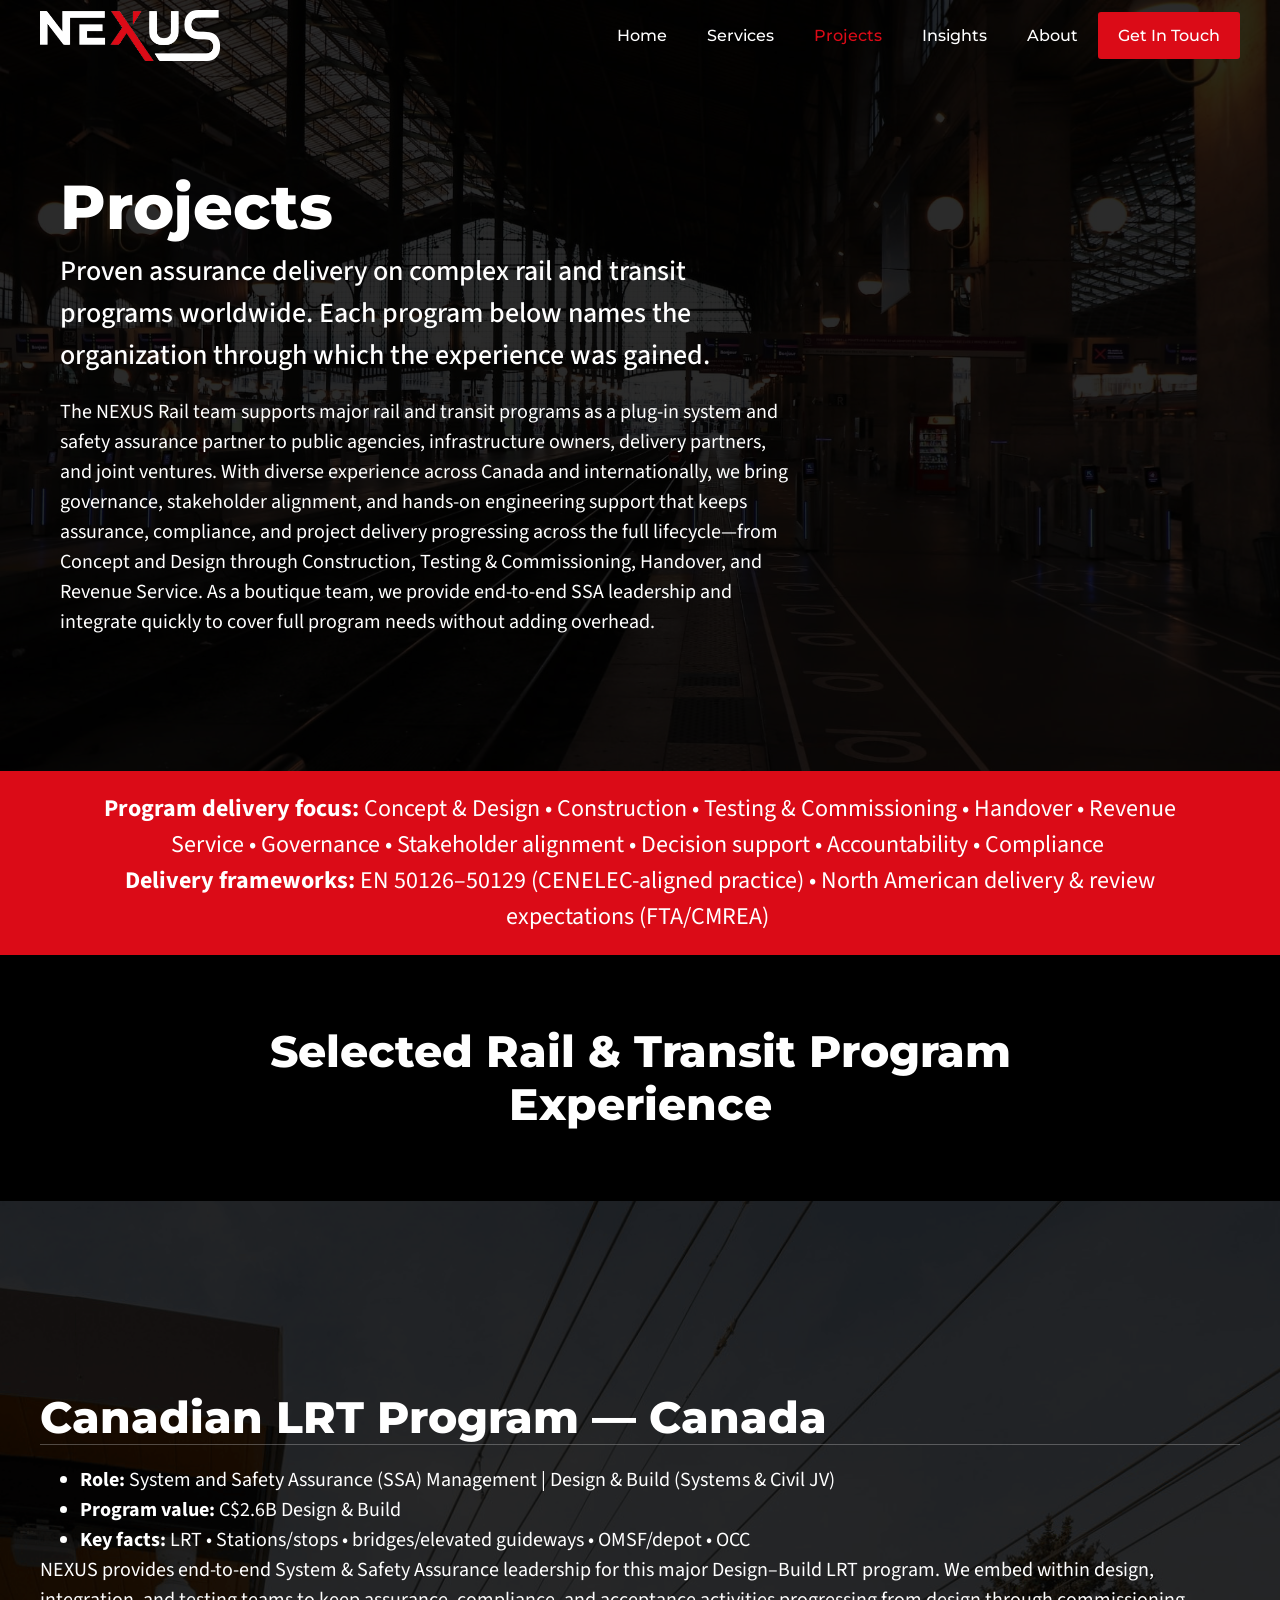
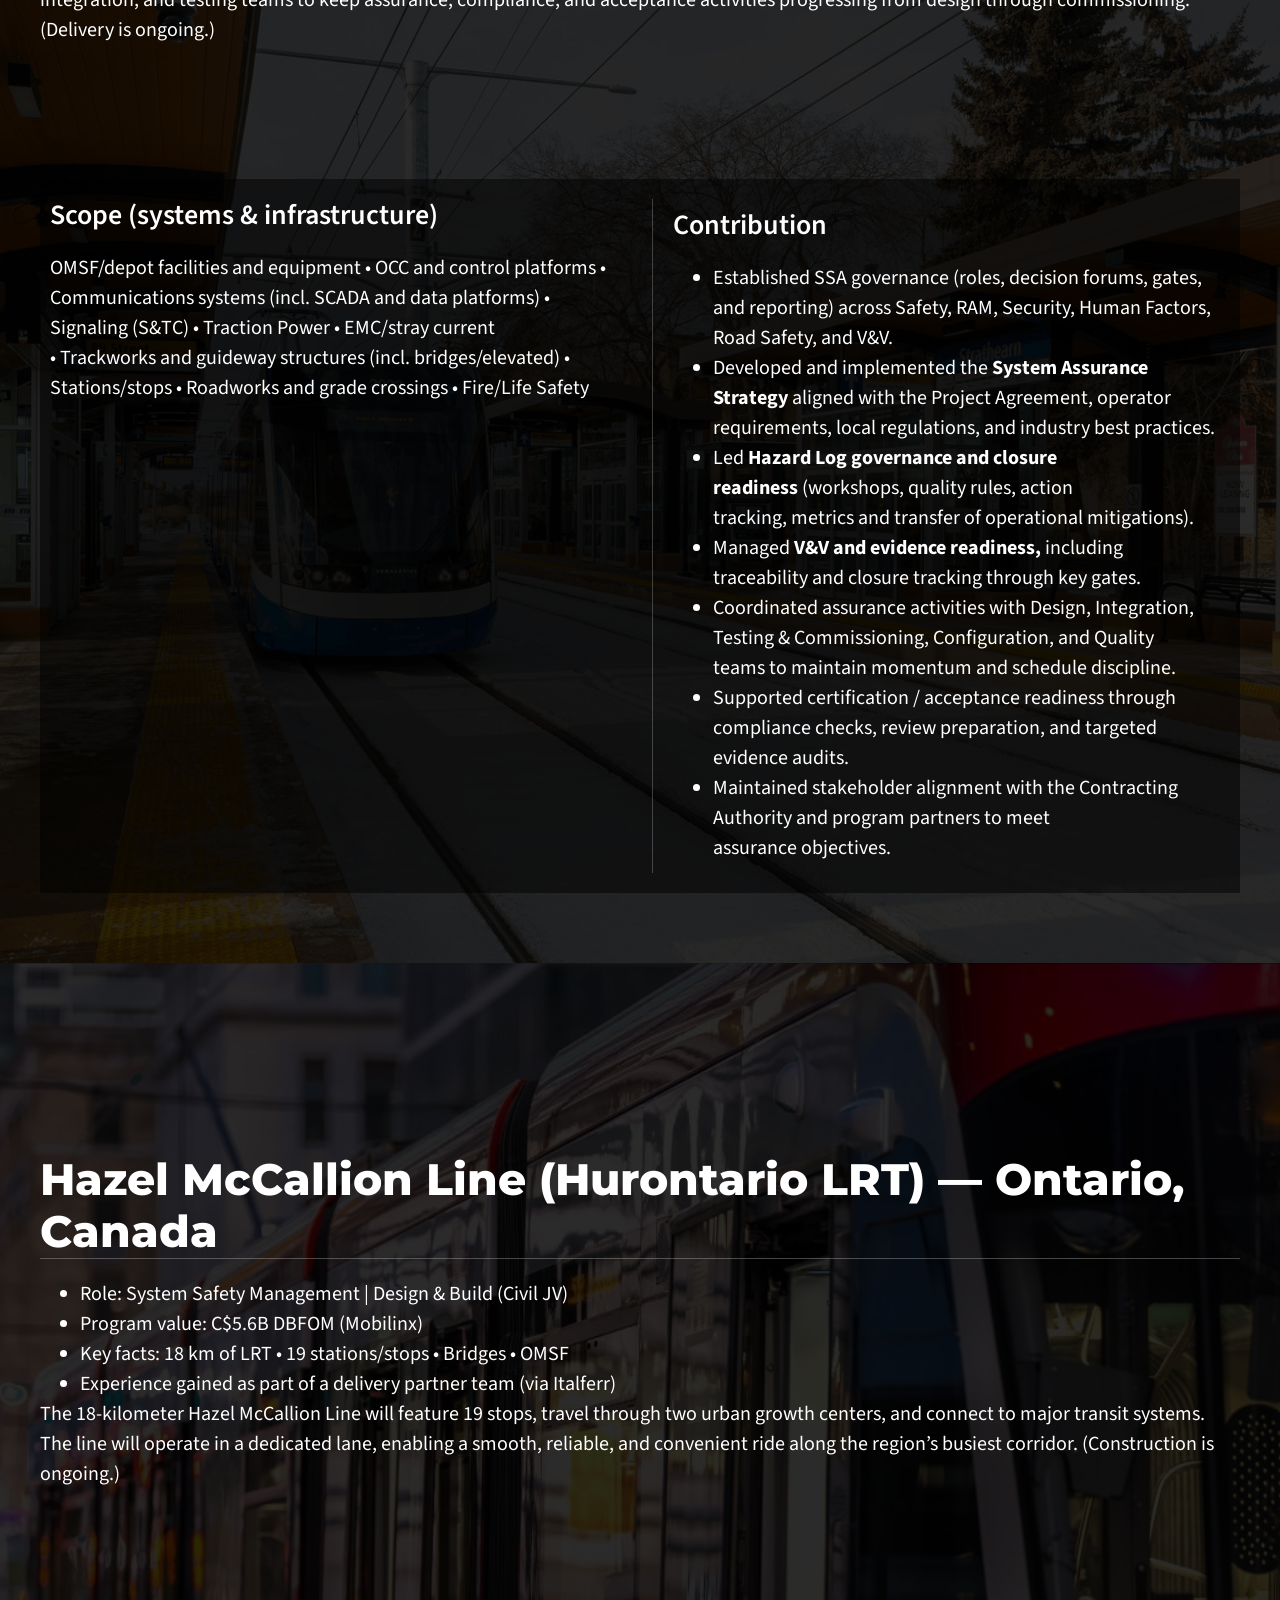
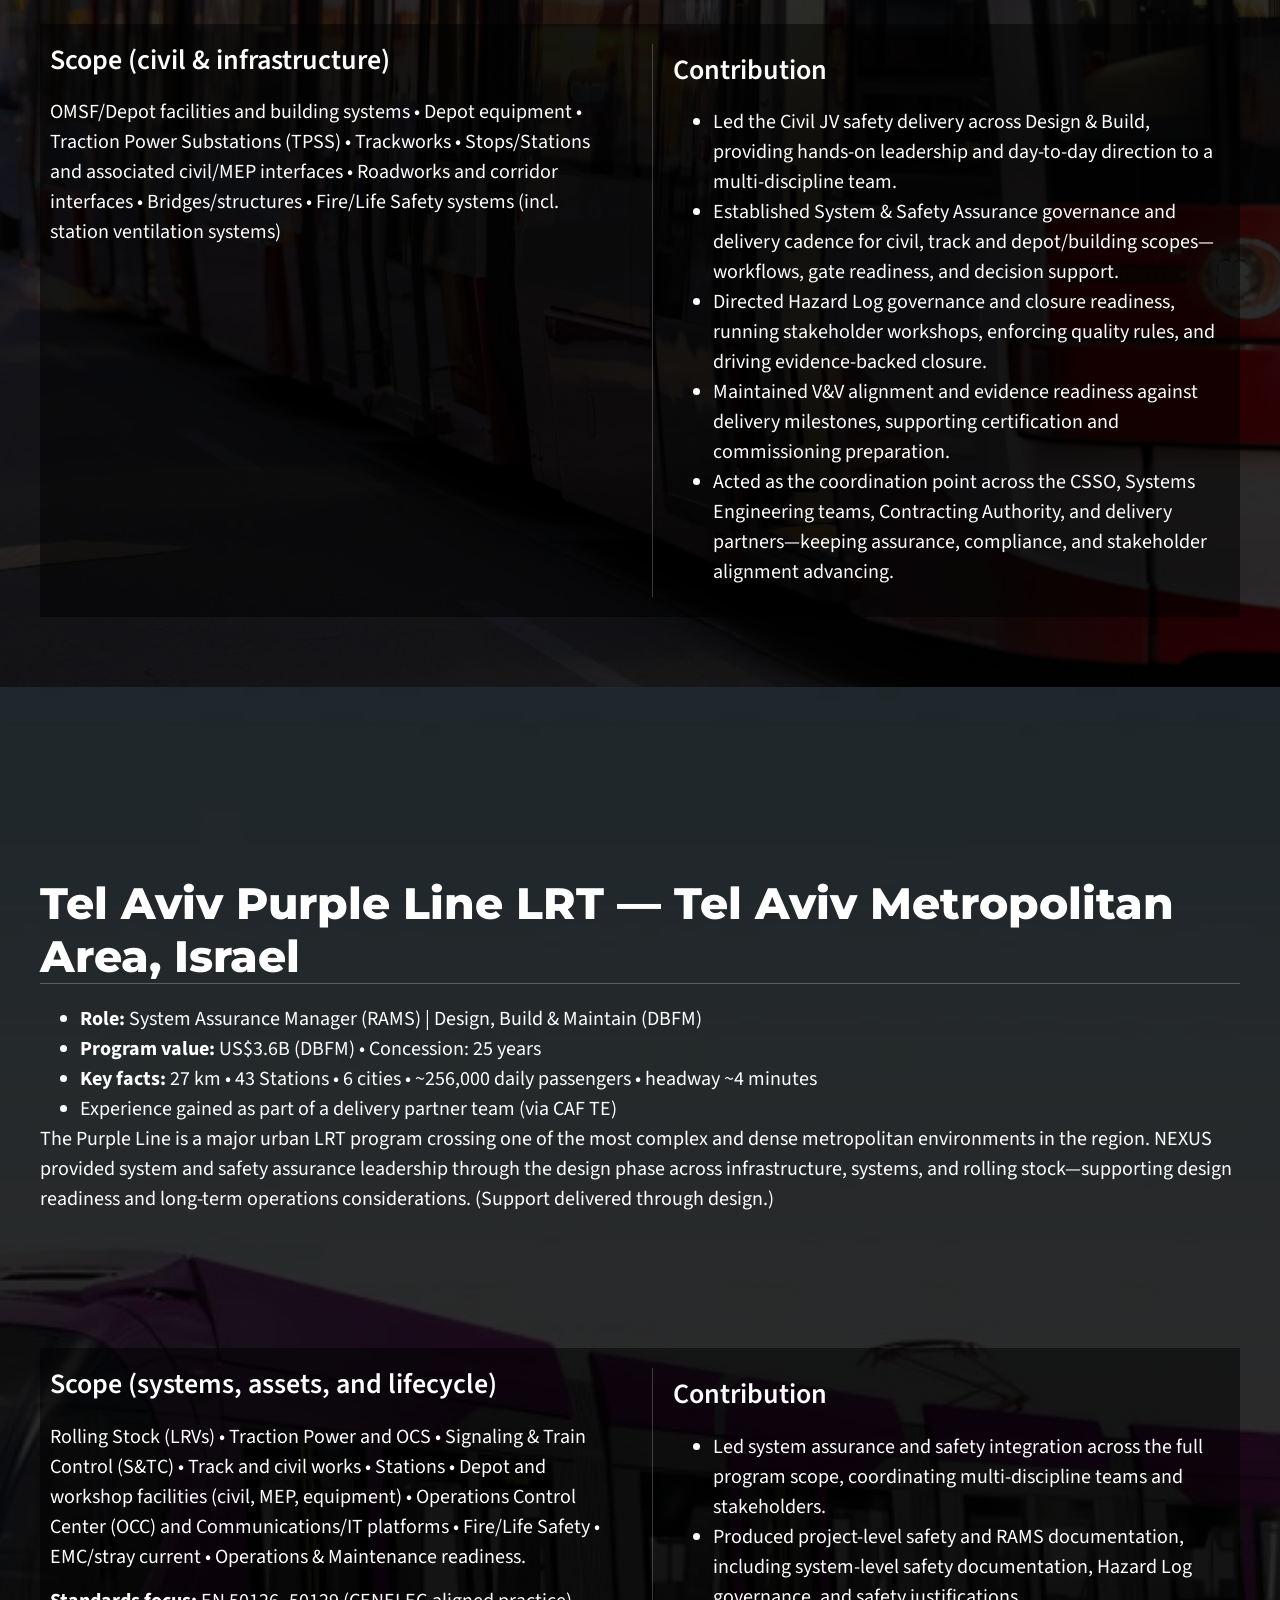
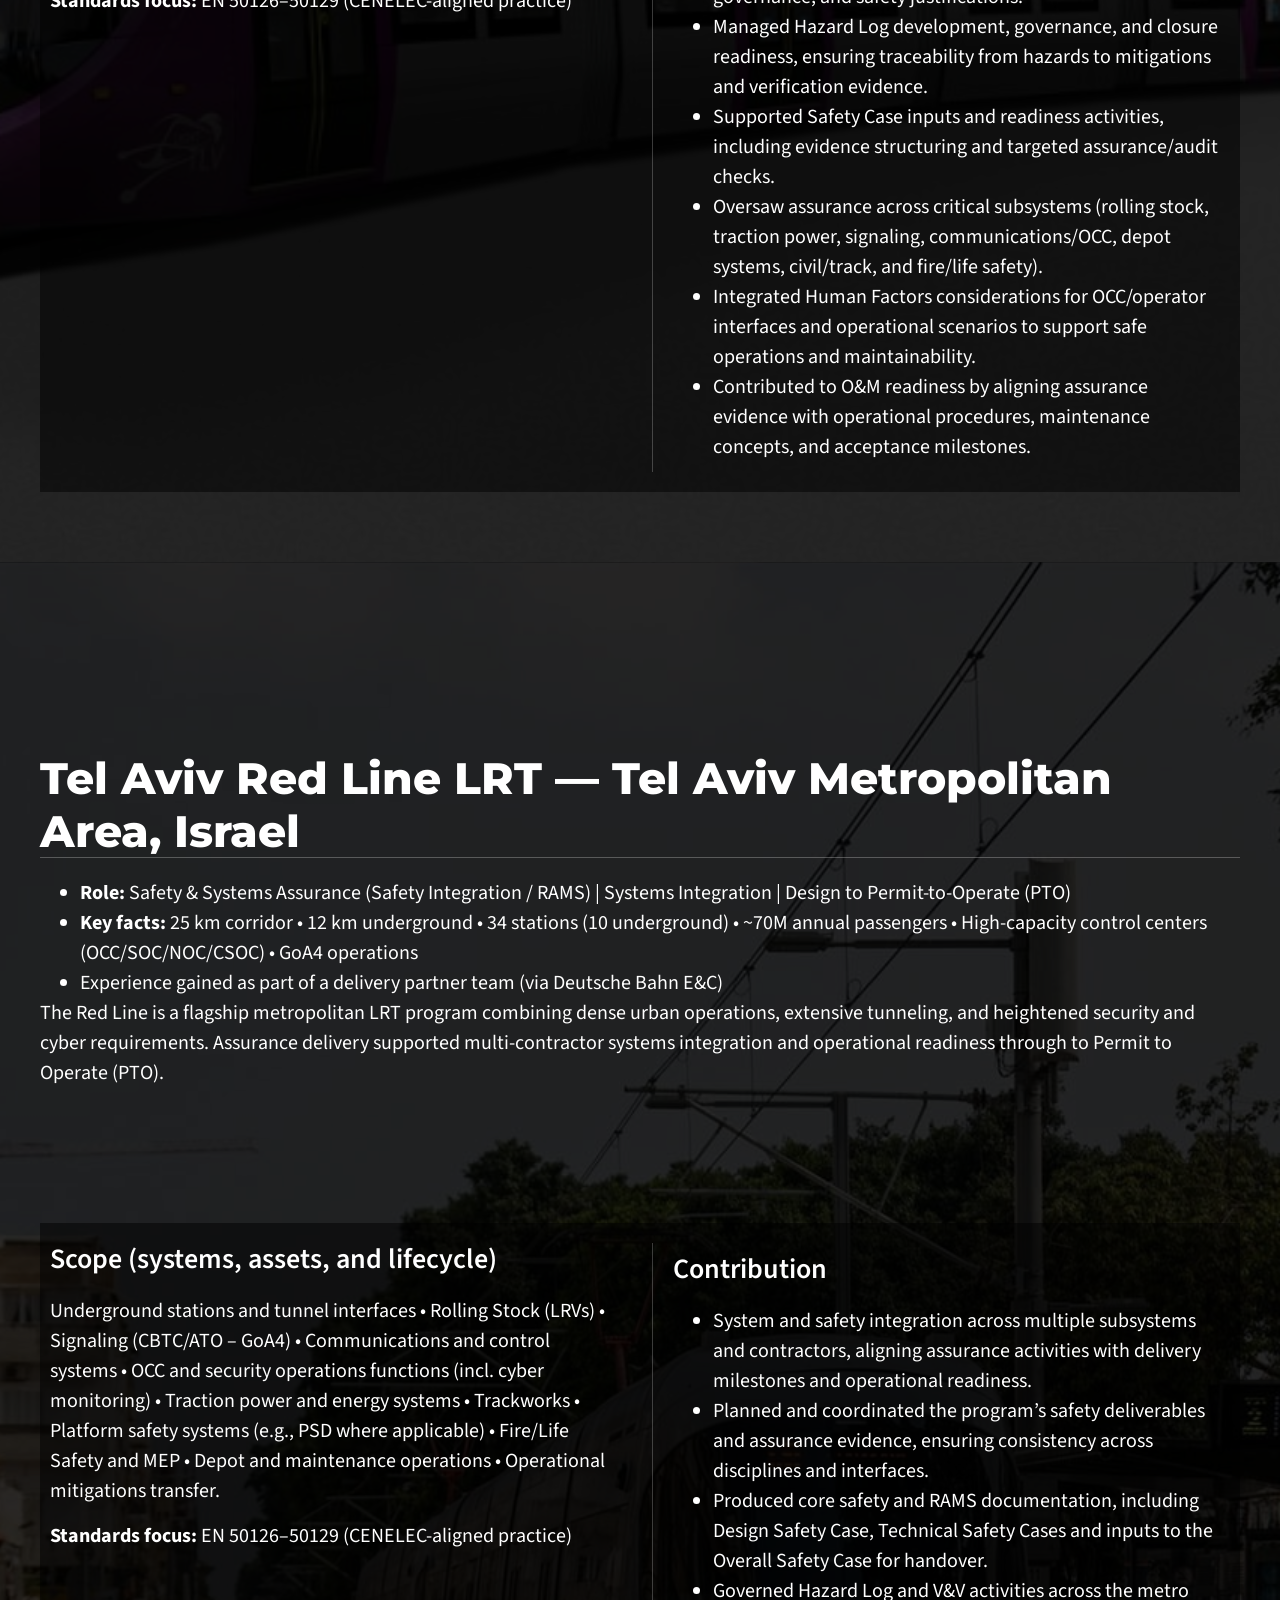
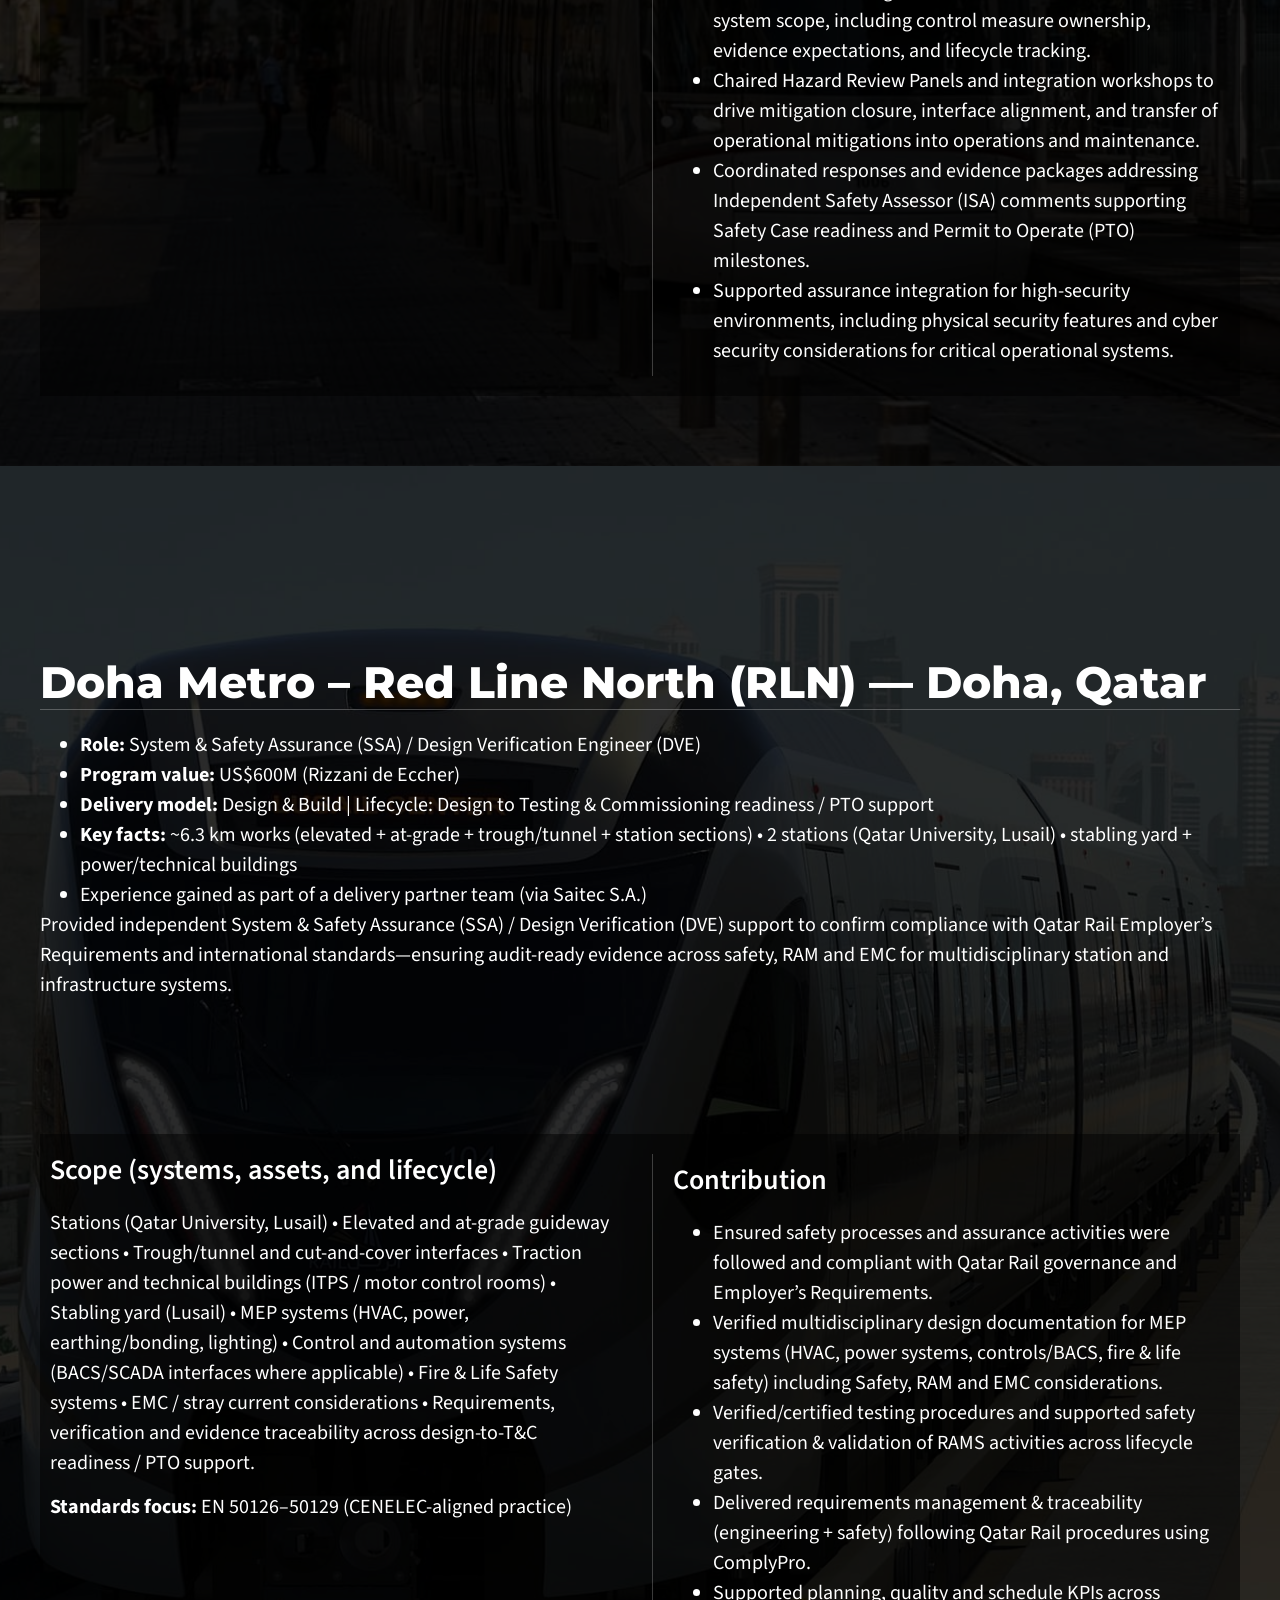
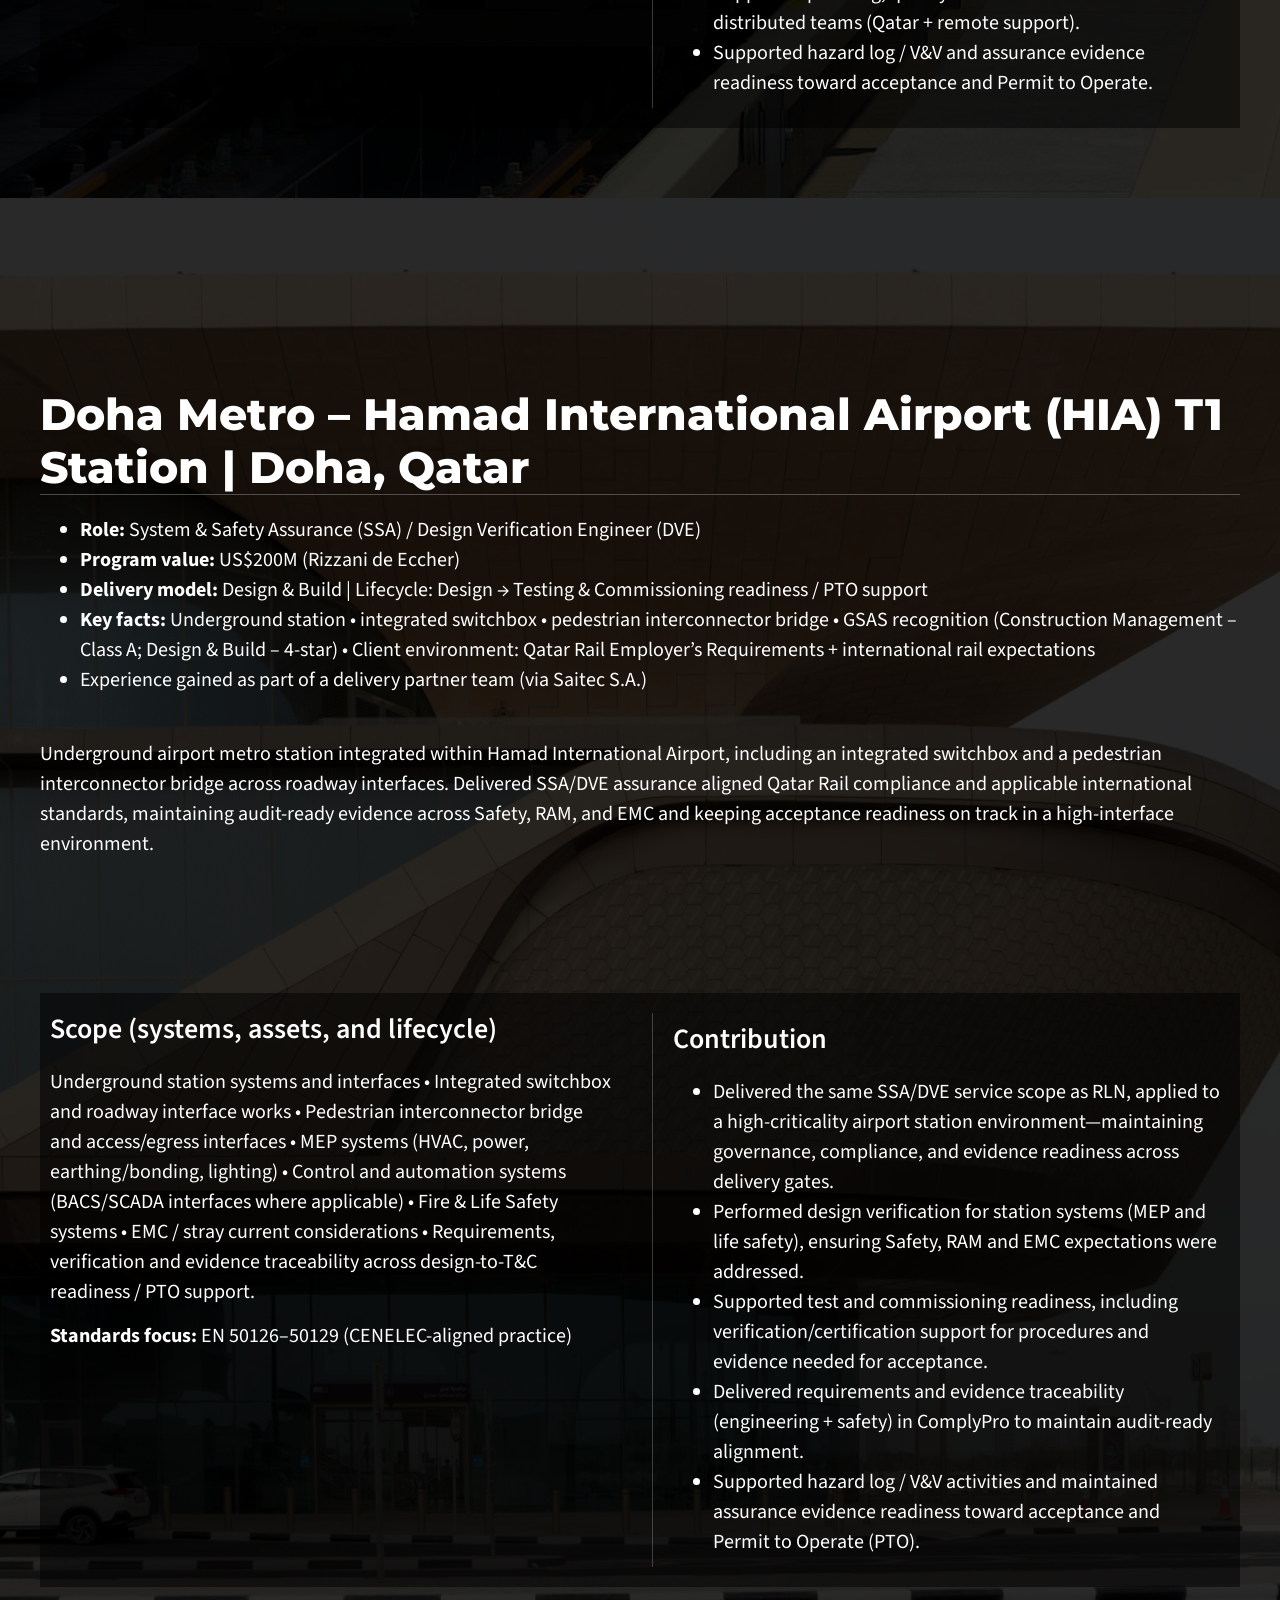
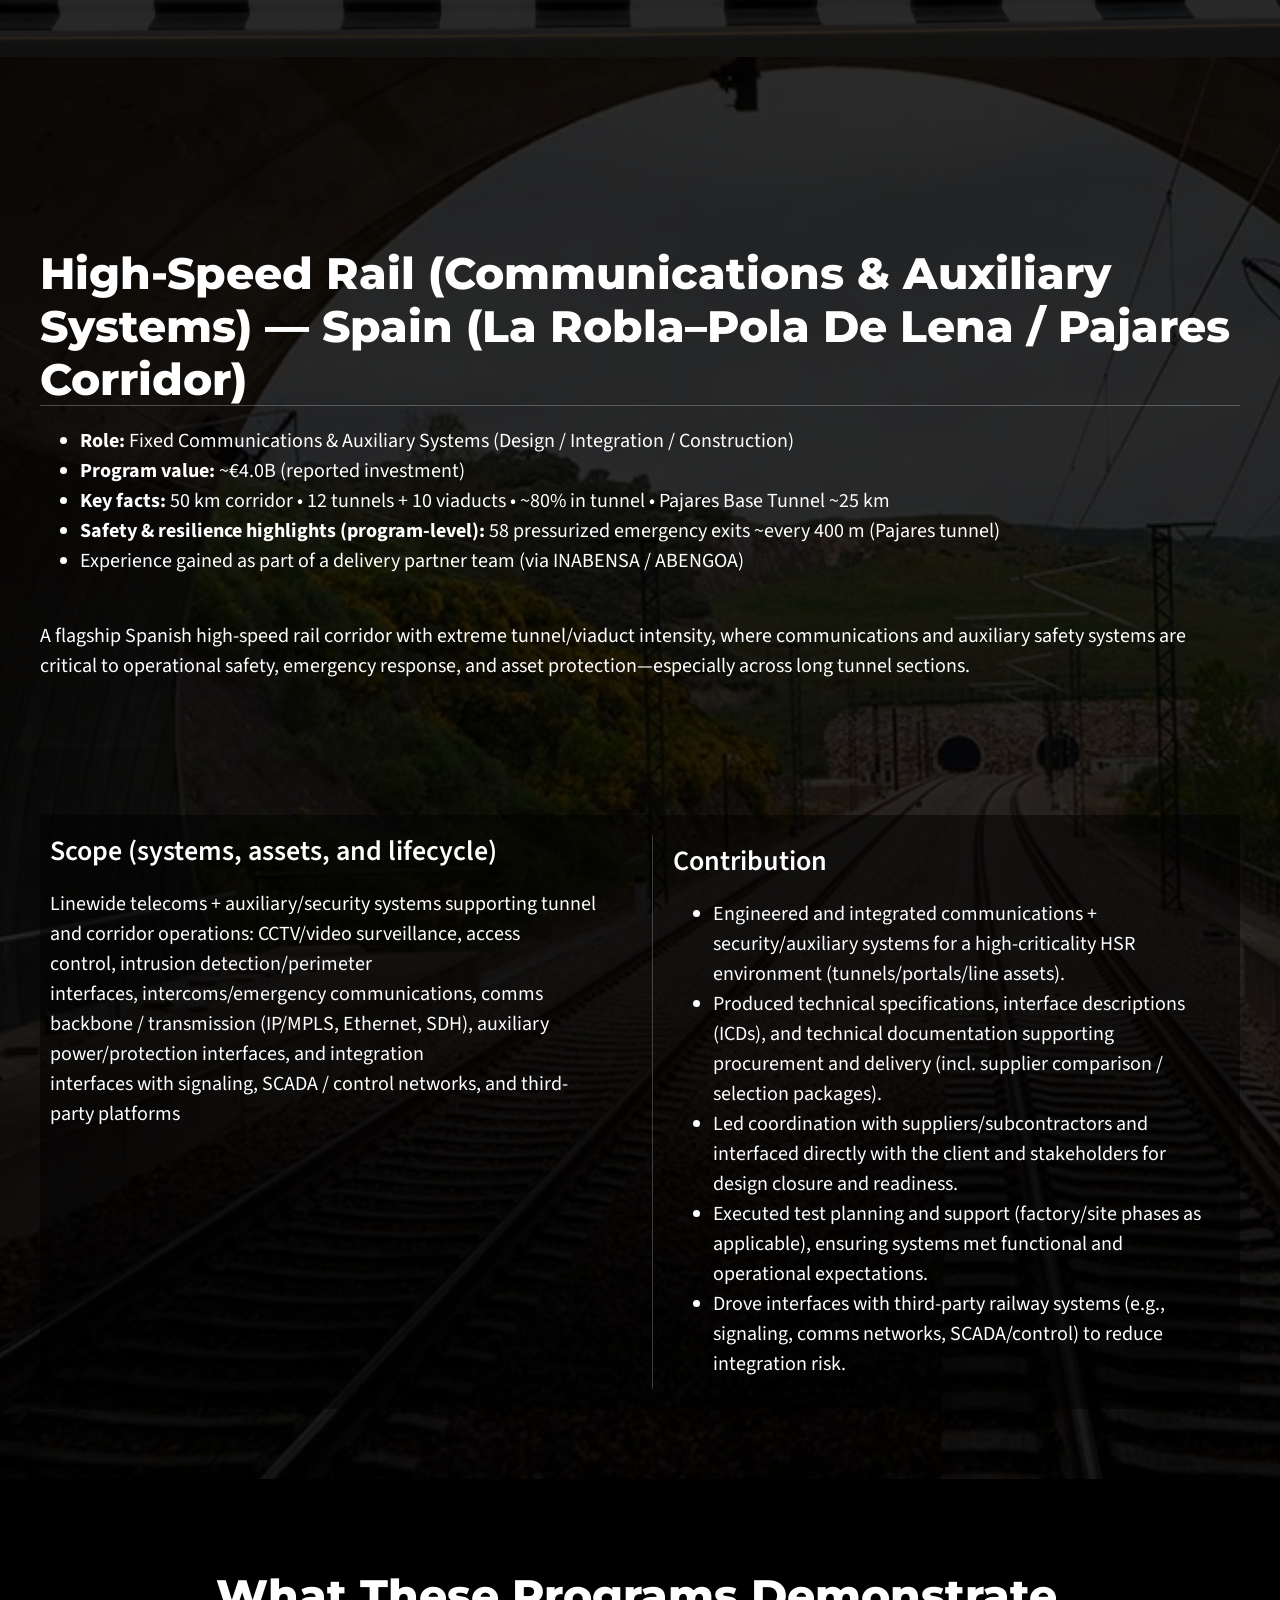
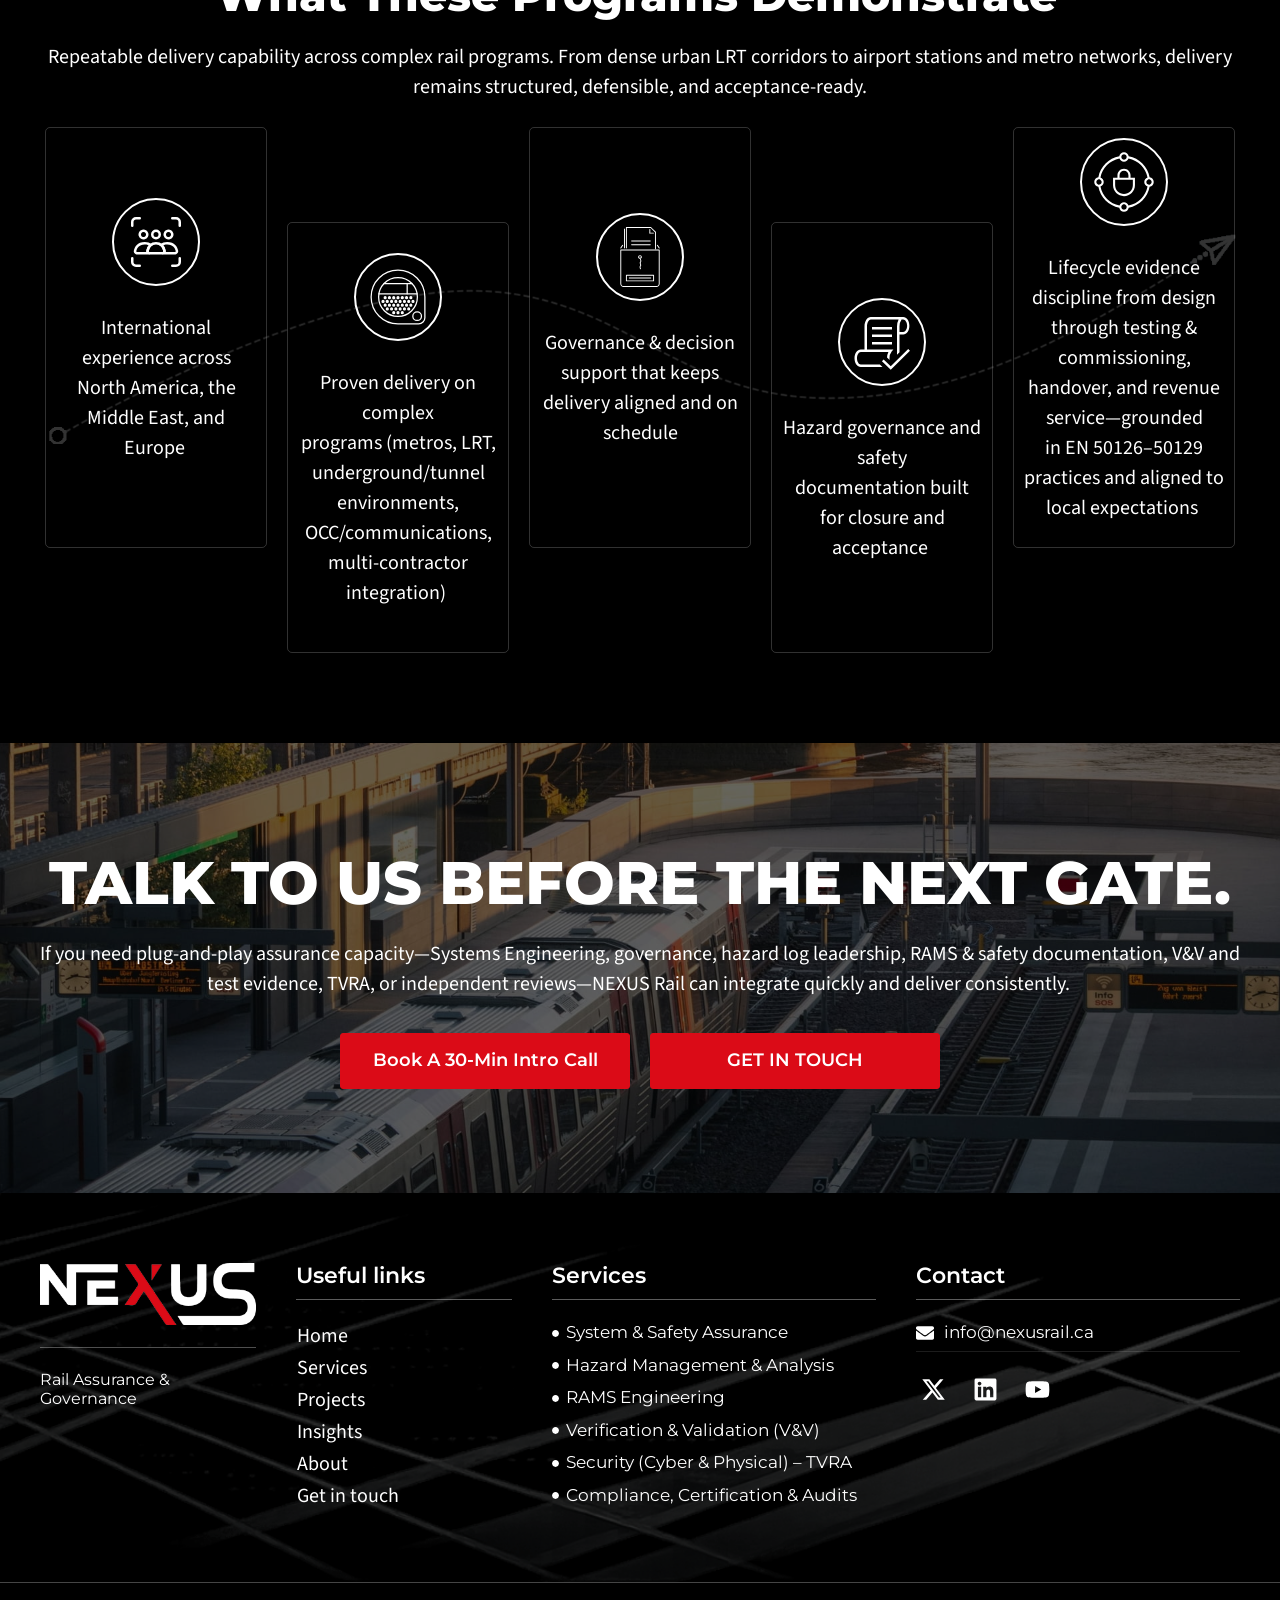
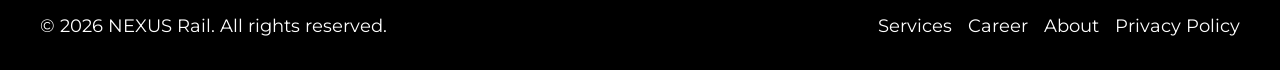
<file: projects/index.html>
<!doctype html>
<html lang="en-US">
<head>
	<meta charset="UTF-8">
<meta name="description" content="Proven assurance delivery on complex rail and transit programs worldwide — LRT, metro and high-speed rail across Canada, Israel, Qatar and Spain.">
<meta property="og:type" content="website">
<meta property="og:site_name" content="NEXUS Rail">
<meta property="og:title" content="Rail &amp; Transit Assurance Projects — LRT, Metro &amp; HSR | NEXUS Rail">
<meta property="og:description" content="Proven assurance delivery on complex rail and transit programs worldwide — LRT, metro and high-speed rail across Canada, Israel, Qatar and Spain.">
<meta property="og:url" content="https://nexusrail.ca/projects/">
<meta property="og:image" content="https://nexusrail.ca/wp-content/uploads/2026/02/Home-bg-5-1.jpg">
<meta name="twitter:card" content="summary_large_image">
<meta name="twitter:title" content="Rail &amp; Transit Assurance Projects — LRT, Metro &amp; HSR | NEXUS Rail">
<meta name="twitter:description" content="Proven assurance delivery on complex rail and transit programs worldwide — LRT, metro and high-speed rail across Canada, Israel, Qatar and Spain.">
<meta name="twitter:image" content="https://nexusrail.ca/wp-content/uploads/2026/02/Home-bg-5-1.jpg">
	<meta name="viewport" content="width=device-width, initial-scale=1">
	<link rel="profile" href="https://gmpg.org/xfn/11">
	<title>Rail &amp; Transit Assurance Projects — LRT, Metro &amp; HSR | NEXUS Rail</title>
<link data-rocket-prefetch href="https://fonts.googleapis.com" rel="dns-prefetch">
<link data-rocket-preload as="style" href="https://fonts.googleapis.com/css?family=Montserrat%3A100%2C100italic%2C200%2C200italic%2C300%2C300italic%2C400%2C400italic%2C500%2C500italic%2C600%2C600italic%2C700%2C700italic%2C800%2C800italic%2C900%2C900italic%7CSource%20Sans%203%3A100%2C100italic%2C200%2C200italic%2C300%2C300italic%2C400%2C400italic%2C500%2C500italic%2C600%2C600italic%2C700%2C700italic%2C800%2C800italic%2C900%2C900italic&#038;display=swap" rel="preload">
<link href="https://fonts.googleapis.com/css?family=Montserrat%3A100%2C100italic%2C200%2C200italic%2C300%2C300italic%2C400%2C400italic%2C500%2C500italic%2C600%2C600italic%2C700%2C700italic%2C800%2C800italic%2C900%2C900italic%7CSource%20Sans%203%3A100%2C100italic%2C200%2C200italic%2C300%2C300italic%2C400%2C400italic%2C500%2C500italic%2C600%2C600italic%2C700%2C700italic%2C800%2C800italic%2C900%2C900italic&#038;display=swap" media="print" onload="this.media=&#039;all&#039;" rel="stylesheet">
<noscript data-wpr-hosted-gf-parameters=""><link rel="stylesheet" href="https://fonts.googleapis.com/css?family=Montserrat%3A100%2C100italic%2C200%2C200italic%2C300%2C300italic%2C400%2C400italic%2C500%2C500italic%2C600%2C600italic%2C700%2C700italic%2C800%2C800italic%2C900%2C900italic%7CSource%20Sans%203%3A100%2C100italic%2C200%2C200italic%2C300%2C300italic%2C400%2C400italic%2C500%2C500italic%2C600%2C600italic%2C700%2C700italic%2C800%2C800italic%2C900%2C900italic&#038;display=swap"></noscript><link rel="preload" data-rocket-preload as="image" href="../wp-content/uploads/2026/02/banner-6-1.jpg" fetchpriority="high">
<meta name='robots' content='max-image-preview:large' />
<link href='https://fonts.gstatic.com' crossorigin rel='preconnect' />
<style id="wp-img-auto-sizes-contain-inline-css">
img:is([sizes=auto i],[sizes^="auto," i]){contain-intrinsic-size:3000px 1500px}
/*# sourceURL=wp-img-auto-sizes-contain-inline-css */
</style>
<style id="global-styles-inline-css">
:root{--wp--preset--aspect-ratio--square: 1;--wp--preset--aspect-ratio--4-3: 4/3;--wp--preset--aspect-ratio--3-4: 3/4;--wp--preset--aspect-ratio--3-2: 3/2;--wp--preset--aspect-ratio--2-3: 2/3;--wp--preset--aspect-ratio--16-9: 16/9;--wp--preset--aspect-ratio--9-16: 9/16;--wp--preset--color--black: #000000;--wp--preset--color--cyan-bluish-gray: #abb8c3;--wp--preset--color--white: #ffffff;--wp--preset--color--pale-pink: #f78da7;--wp--preset--color--vivid-red: #cf2e2e;--wp--preset--color--luminous-vivid-orange: #ff6900;--wp--preset--color--luminous-vivid-amber: #fcb900;--wp--preset--color--light-green-cyan: #7bdcb5;--wp--preset--color--vivid-green-cyan: #00d084;--wp--preset--color--pale-cyan-blue: #8ed1fc;--wp--preset--color--vivid-cyan-blue: #0693e3;--wp--preset--color--vivid-purple: #9b51e0;--wp--preset--gradient--vivid-cyan-blue-to-vivid-purple: linear-gradient(135deg,rgb(6,147,227) 0%,rgb(155,81,224) 100%);--wp--preset--gradient--light-green-cyan-to-vivid-green-cyan: linear-gradient(135deg,rgb(122,220,180) 0%,rgb(0,208,130) 100%);--wp--preset--gradient--luminous-vivid-amber-to-luminous-vivid-orange: linear-gradient(135deg,rgb(252,185,0) 0%,rgb(255,105,0) 100%);--wp--preset--gradient--luminous-vivid-orange-to-vivid-red: linear-gradient(135deg,rgb(255,105,0) 0%,rgb(207,46,46) 100%);--wp--preset--gradient--very-light-gray-to-cyan-bluish-gray: linear-gradient(135deg,rgb(238,238,238) 0%,rgb(169,184,195) 100%);--wp--preset--gradient--cool-to-warm-spectrum: linear-gradient(135deg,rgb(74,234,220) 0%,rgb(151,120,209) 20%,rgb(207,42,186) 40%,rgb(238,44,130) 60%,rgb(251,105,98) 80%,rgb(254,248,76) 100%);--wp--preset--gradient--blush-light-purple: linear-gradient(135deg,rgb(255,206,236) 0%,rgb(152,150,240) 100%);--wp--preset--gradient--blush-bordeaux: linear-gradient(135deg,rgb(254,205,165) 0%,rgb(254,45,45) 50%,rgb(107,0,62) 100%);--wp--preset--gradient--luminous-dusk: linear-gradient(135deg,rgb(255,203,112) 0%,rgb(199,81,192) 50%,rgb(65,88,208) 100%);--wp--preset--gradient--pale-ocean: linear-gradient(135deg,rgb(255,245,203) 0%,rgb(182,227,212) 50%,rgb(51,167,181) 100%);--wp--preset--gradient--electric-grass: linear-gradient(135deg,rgb(202,248,128) 0%,rgb(113,206,126) 100%);--wp--preset--gradient--midnight: linear-gradient(135deg,rgb(2,3,129) 0%,rgb(40,116,252) 100%);--wp--preset--font-size--small: 13px;--wp--preset--font-size--medium: 20px;--wp--preset--font-size--large: 36px;--wp--preset--font-size--x-large: 42px;--wp--preset--spacing--20: 0.44rem;--wp--preset--spacing--30: 0.67rem;--wp--preset--spacing--40: 1rem;--wp--preset--spacing--50: 1.5rem;--wp--preset--spacing--60: 2.25rem;--wp--preset--spacing--70: 3.38rem;--wp--preset--spacing--80: 5.06rem;--wp--preset--shadow--natural: 6px 6px 9px rgba(0, 0, 0, 0.2);--wp--preset--shadow--deep: 12px 12px 50px rgba(0, 0, 0, 0.4);--wp--preset--shadow--sharp: 6px 6px 0px rgba(0, 0, 0, 0.2);--wp--preset--shadow--outlined: 6px 6px 0px -3px rgb(255, 255, 255), 6px 6px rgb(0, 0, 0);--wp--preset--shadow--crisp: 6px 6px 0px rgb(0, 0, 0);}.wp-block-button{--wp--preset--dimension--25: 25%;--wp--preset--dimension--50: 50%;--wp--preset--dimension--75: 75%;--wp--preset--dimension--100: 100%;}:root { --wp--style--global--content-size: 800px;--wp--style--global--wide-size: 1200px; }:where(body) { margin: 0; }.wp-site-blocks > .alignleft { float: left; margin-right: 2em; }.wp-site-blocks > .alignright { float: right; margin-left: 2em; }.wp-site-blocks > .aligncenter { justify-content: center; margin-left: auto; margin-right: auto; }:where(.wp-site-blocks) > * { margin-block-start: 24px; margin-block-end: 0; }:where(.wp-site-blocks) > :first-child { margin-block-start: 0; }:where(.wp-site-blocks) > :last-child { margin-block-end: 0; }:root { --wp--style--block-gap: 24px; }:root :where(.is-layout-flow) > :first-child{margin-block-start: 0;}:root :where(.is-layout-flow) > :last-child{margin-block-end: 0;}:root :where(.is-layout-flow) > *{margin-block-start: 24px;margin-block-end: 0;}:root :where(.is-layout-constrained) > :first-child{margin-block-start: 0;}:root :where(.is-layout-constrained) > :last-child{margin-block-end: 0;}:root :where(.is-layout-constrained) > *{margin-block-start: 24px;margin-block-end: 0;}:root :where(.is-layout-flex){gap: 24px;}:root :where(.is-layout-grid){gap: 24px;}.is-layout-flow > .alignleft{float: left;margin-inline-start: 0;margin-inline-end: 2em;}.is-layout-flow > .alignright{float: right;margin-inline-start: 2em;margin-inline-end: 0;}.is-layout-flow > .aligncenter{margin-left: auto !important;margin-right: auto !important;}.is-layout-constrained > .alignleft{float: left;margin-inline-start: 0;margin-inline-end: 2em;}.is-layout-constrained > .alignright{float: right;margin-inline-start: 2em;margin-inline-end: 0;}.is-layout-constrained > .aligncenter{margin-left: auto !important;margin-right: auto !important;}.is-layout-constrained > :where(:not(.alignleft):not(.alignright):not(.alignfull)){max-width: var(--wp--style--global--content-size);margin-left: auto !important;margin-right: auto !important;}.is-layout-constrained > .alignwide{max-width: var(--wp--style--global--wide-size);}body .is-layout-flex{display: flex;}.is-layout-flex{flex-wrap: wrap;align-items: center;}.is-layout-flex > :is(*, div){margin: 0;}body .is-layout-grid{display: grid;}.is-layout-grid > :is(*, div){margin: 0;}body{padding-top: 0px;padding-right: 0px;padding-bottom: 0px;padding-left: 0px;}:root :where(.wp-element-button, .wp-block-button__link){background-color: #32373c;border-width: 0;color: #fff;font-family: inherit;font-size: inherit;font-style: inherit;font-weight: inherit;letter-spacing: inherit;line-height: inherit;padding-top: calc(0.667em + 2px);padding-right: calc(1.333em + 2px);padding-bottom: calc(0.667em + 2px);padding-left: calc(1.333em + 2px);text-decoration: none;text-transform: inherit;}.has-black-color{color: var(--wp--preset--color--black) !important;}.has-cyan-bluish-gray-color{color: var(--wp--preset--color--cyan-bluish-gray) !important;}.has-white-color{color: var(--wp--preset--color--white) !important;}.has-pale-pink-color{color: var(--wp--preset--color--pale-pink) !important;}.has-vivid-red-color{color: var(--wp--preset--color--vivid-red) !important;}.has-luminous-vivid-orange-color{color: var(--wp--preset--color--luminous-vivid-orange) !important;}.has-luminous-vivid-amber-color{color: var(--wp--preset--color--luminous-vivid-amber) !important;}.has-light-green-cyan-color{color: var(--wp--preset--color--light-green-cyan) !important;}.has-vivid-green-cyan-color{color: var(--wp--preset--color--vivid-green-cyan) !important;}.has-pale-cyan-blue-color{color: var(--wp--preset--color--pale-cyan-blue) !important;}.has-vivid-cyan-blue-color{color: var(--wp--preset--color--vivid-cyan-blue) !important;}.has-vivid-purple-color{color: var(--wp--preset--color--vivid-purple) !important;}.has-black-background-color{background-color: var(--wp--preset--color--black) !important;}.has-cyan-bluish-gray-background-color{background-color: var(--wp--preset--color--cyan-bluish-gray) !important;}.has-white-background-color{background-color: var(--wp--preset--color--white) !important;}.has-pale-pink-background-color{background-color: var(--wp--preset--color--pale-pink) !important;}.has-vivid-red-background-color{background-color: var(--wp--preset--color--vivid-red) !important;}.has-luminous-vivid-orange-background-color{background-color: var(--wp--preset--color--luminous-vivid-orange) !important;}.has-luminous-vivid-amber-background-color{background-color: var(--wp--preset--color--luminous-vivid-amber) !important;}.has-light-green-cyan-background-color{background-color: var(--wp--preset--color--light-green-cyan) !important;}.has-vivid-green-cyan-background-color{background-color: var(--wp--preset--color--vivid-green-cyan) !important;}.has-pale-cyan-blue-background-color{background-color: var(--wp--preset--color--pale-cyan-blue) !important;}.has-vivid-cyan-blue-background-color{background-color: var(--wp--preset--color--vivid-cyan-blue) !important;}.has-vivid-purple-background-color{background-color: var(--wp--preset--color--vivid-purple) !important;}.has-black-border-color{border-color: var(--wp--preset--color--black) !important;}.has-cyan-bluish-gray-border-color{border-color: var(--wp--preset--color--cyan-bluish-gray) !important;}.has-white-border-color{border-color: var(--wp--preset--color--white) !important;}.has-pale-pink-border-color{border-color: var(--wp--preset--color--pale-pink) !important;}.has-vivid-red-border-color{border-color: var(--wp--preset--color--vivid-red) !important;}.has-luminous-vivid-orange-border-color{border-color: var(--wp--preset--color--luminous-vivid-orange) !important;}.has-luminous-vivid-amber-border-color{border-color: var(--wp--preset--color--luminous-vivid-amber) !important;}.has-light-green-cyan-border-color{border-color: var(--wp--preset--color--light-green-cyan) !important;}.has-vivid-green-cyan-border-color{border-color: var(--wp--preset--color--vivid-green-cyan) !important;}.has-pale-cyan-blue-border-color{border-color: var(--wp--preset--color--pale-cyan-blue) !important;}.has-vivid-cyan-blue-border-color{border-color: var(--wp--preset--color--vivid-cyan-blue) !important;}.has-vivid-purple-border-color{border-color: var(--wp--preset--color--vivid-purple) !important;}.has-vivid-cyan-blue-to-vivid-purple-gradient-background{background: var(--wp--preset--gradient--vivid-cyan-blue-to-vivid-purple) !important;}.has-light-green-cyan-to-vivid-green-cyan-gradient-background{background: var(--wp--preset--gradient--light-green-cyan-to-vivid-green-cyan) !important;}.has-luminous-vivid-amber-to-luminous-vivid-orange-gradient-background{background: var(--wp--preset--gradient--luminous-vivid-amber-to-luminous-vivid-orange) !important;}.has-luminous-vivid-orange-to-vivid-red-gradient-background{background: var(--wp--preset--gradient--luminous-vivid-orange-to-vivid-red) !important;}.has-very-light-gray-to-cyan-bluish-gray-gradient-background{background: var(--wp--preset--gradient--very-light-gray-to-cyan-bluish-gray) !important;}.has-cool-to-warm-spectrum-gradient-background{background: var(--wp--preset--gradient--cool-to-warm-spectrum) !important;}.has-blush-light-purple-gradient-background{background: var(--wp--preset--gradient--blush-light-purple) !important;}.has-blush-bordeaux-gradient-background{background: var(--wp--preset--gradient--blush-bordeaux) !important;}.has-luminous-dusk-gradient-background{background: var(--wp--preset--gradient--luminous-dusk) !important;}.has-pale-ocean-gradient-background{background: var(--wp--preset--gradient--pale-ocean) !important;}.has-electric-grass-gradient-background{background: var(--wp--preset--gradient--electric-grass) !important;}.has-midnight-gradient-background{background: var(--wp--preset--gradient--midnight) !important;}.has-small-font-size{font-size: var(--wp--preset--font-size--small) !important;}.has-medium-font-size{font-size: var(--wp--preset--font-size--medium) !important;}.has-large-font-size{font-size: var(--wp--preset--font-size--large) !important;}.has-x-large-font-size{font-size: var(--wp--preset--font-size--x-large) !important;}
:root :where(.wp-block-icon svg){width: 24px;}
:root :where(.wp-block-pullquote){font-size: 1.5em;line-height: 1.6;}
/*# sourceURL=global-styles-inline-css */
</style>
<link rel='stylesheet' id='hello-elementor-css' href='../wp-content/themes/hello-elementor/assets/css/reset.css' media='all' />
<link rel='stylesheet' id='hello-elementor-theme-style-css' href='../wp-content/themes/hello-elementor/assets/css/theme.css' media='all' />
<link rel='stylesheet' id='hello-elementor-header-footer-css' href='../wp-content/themes/hello-elementor/assets/css/header-footer.css' media='all' />
<link rel='stylesheet' id='elementor-frontend-css' href='../wp-content/uploads/elementor/css/custom-frontend.min.css' media='all' />
<style id="elementor-frontend-inline-css">
.elementor-kit-10{--e-global-color-primary:#000000;--e-global-color-secondary:#212121;--e-global-color-text:#000000;--e-global-color-accent:#DB0B17;--e-global-color-4fcc40e:#900009;--e-global-color-57839a8:#C4C4C4;--e-global-color-c9e6552:#FFFFFF;--e-global-color-8a6eaf5:#DB0B17;--e-global-color-b72ff5e:#000000;--e-global-color-25fe8e3:#02010100;--e-global-color-e118c1c:#000000CC;--e-global-color-b8ffb71:#0B0B0B;--e-global-typography-primary-font-family:"Montserrat";--e-global-typography-primary-font-size:62px;--e-global-typography-primary-font-weight:800;--e-global-typography-primary-text-transform:uppercase;--e-global-typography-primary-font-style:normal;--e-global-typography-primary-text-decoration:none;--e-global-typography-primary-line-height:1.2em;--e-global-typography-secondary-font-family:"Montserrat";--e-global-typography-secondary-font-size:50px;--e-global-typography-secondary-font-weight:800;--e-global-typography-secondary-text-transform:uppercase;--e-global-typography-secondary-font-style:normal;--e-global-typography-secondary-text-decoration:none;--e-global-typography-secondary-line-height:1.2em;--e-global-typography-text-font-family:"Source Sans 3";--e-global-typography-text-font-size:20px;--e-global-typography-text-font-weight:400;--e-global-typography-text-text-transform:none;--e-global-typography-text-font-style:normal;--e-global-typography-text-text-decoration:none;--e-global-typography-text-word-spacing:0px;--e-global-typography-accent-font-family:"Montserrat";--e-global-typography-accent-font-size:18px;--e-global-typography-accent-font-weight:600;--e-global-typography-accent-text-transform:capitalize;--e-global-typography-accent-font-style:normal;--e-global-typography-accent-text-decoration:underline;--e-global-typography-accent-line-height:1.2em;--e-global-typography-b84f1b3-font-family:"Montserrat";--e-global-typography-b84f1b3-font-size:25px;--e-global-typography-b84f1b3-font-weight:500;--e-global-typography-b84f1b3-text-transform:none;--e-global-typography-b84f1b3-font-style:normal;--e-global-typography-b84f1b3-text-decoration:none;--e-global-typography-b84f1b3-line-height:35px;--e-global-typography-b84f1b3-letter-spacing:0px;--e-global-typography-b84f1b3-word-spacing:0px;--e-global-typography-e1ae241-font-family:"Montserrat";--e-global-typography-e1ae241-font-size:22px;--e-global-typography-e1ae241-font-weight:700;--e-global-typography-e1ae241-text-transform:none;--e-global-typography-e1ae241-font-style:normal;--e-global-typography-e1ae241-text-decoration:underline;--e-global-typography-e1ae241-line-height:30px;--e-global-typography-e1ae241-letter-spacing:0px;--e-global-typography-e1ae241-word-spacing:0px;--e-global-typography-b6196b7-font-family:"Montserrat";--e-global-typography-b6196b7-font-size:30px;--e-global-typography-b6196b7-font-weight:700;--e-global-typography-b6196b7-line-height:38px;--e-global-typography-b6196b7-letter-spacing:-0.13px;--e-global-typography-22e62d7-font-family:"Montserrat";--e-global-typography-22e62d7-font-size:156px;--e-global-typography-22e62d7-font-weight:700;--e-global-typography-22e62d7-text-transform:none;--e-global-typography-22e62d7-font-style:normal;--e-global-typography-22e62d7-text-decoration:none;--e-global-typography-22e62d7-line-height:198px;--e-global-typography-22e62d7-letter-spacing:-1.22px;--e-global-typography-22e62d7-word-spacing:0px;--e-global-typography-785de07-font-family:"Montserrat";--e-global-typography-785de07-font-size:14px;--e-global-typography-785de07-font-weight:400;--e-global-typography-785de07-text-transform:none;--e-global-typography-785de07-font-style:normal;--e-global-typography-785de07-text-decoration:none;--e-global-typography-785de07-line-height:17px;--e-global-typography-785de07-letter-spacing:0px;--e-global-typography-785de07-word-spacing:0px;--e-global-typography-d7a06da-font-family:"Montserrat";--e-global-typography-d7a06da-font-size:20px;--e-global-typography-d7a06da-font-weight:700;--e-global-typography-d7a06da-text-transform:uppercase;--e-global-typography-d7a06da-font-style:normal;--e-global-typography-d7a06da-text-decoration:none;--e-global-typography-d7a06da-line-height:24px;--e-global-typography-d7a06da-letter-spacing:0px;--e-global-typography-d7a06da-word-spacing:0px;background-color:var( --e-global-color-text );}.elementor-kit-10 e-page-transition{background-color:#FFBC7D;}.elementor-kit-10 a{color:var( --e-global-color-accent );}.elementor-section.elementor-section-boxed > .elementor-container{max-width:1200px;}.e-con{--container-max-width:1200px;--container-default-padding-top:0px;--container-default-padding-right:0px;--container-default-padding-bottom:0px;--container-default-padding-left:0px;}{}h1.entry-title{display:var(--page-title-display);}.site-header .site-branding{flex-direction:column;align-items:stretch;}.site-header{padding-inline-end:0px;padding-inline-start:0px;}.site-footer .site-branding{flex-direction:column;align-items:stretch;}@media(max-width:1024px){.elementor-kit-10{--e-global-typography-primary-font-size:59px;--e-global-typography-primary-line-height:1.2em;--e-global-typography-primary-word-spacing:0em;--e-global-typography-secondary-font-size:40px;--e-global-typography-text-font-size:18px;--e-global-typography-text-line-height:17px;--e-global-typography-accent-font-size:18px;}.elementor-section.elementor-section-boxed > .elementor-container{max-width:1024px;}.e-con{--container-max-width:1024px;}}@media(max-width:767px){.elementor-kit-10{--e-global-typography-primary-font-size:32px;--e-global-typography-primary-line-height:1.2em;--e-global-typography-secondary-font-size:26px;--e-global-typography-secondary-line-height:1.2em;--e-global-typography-text-font-size:18px;--e-global-typography-b84f1b3-font-size:18px;--e-global-typography-b84f1b3-line-height:20px;--e-global-typography-e1ae241-font-size:20px;--e-global-typography-22e62d7-font-size:100px;--e-global-typography-22e62d7-line-height:110px;}.elementor-section.elementor-section-boxed > .elementor-container{max-width:767px;}.e-con{--container-max-width:767px;}}
.elementor-233 .elementor-element.elementor-element-69b3c1e{--display:flex;--min-height:75vh;--flex-direction:column;--container-widget-width:100%;--container-widget-height:initial;--container-widget-flex-grow:0;--container-widget-align-self:initial;--flex-wrap-mobile:wrap;--justify-content:center;--overlay-opacity:0.83;--padding-top:150px;--padding-bottom:100px;--padding-left:20px;--padding-right:20px;}.elementor-233 .elementor-element.elementor-element-69b3c1e:not(.elementor-motion-effects-element-type-background), .elementor-233 .elementor-element.elementor-element-69b3c1e > .elementor-motion-effects-container > .elementor-motion-effects-layer{background-image:url(../wp-content/uploads/2026/02/banner-6-1.jpg);background-position:center center;background-size:cover;}.elementor-233 .elementor-element.elementor-element-69b3c1e::before, .elementor-233 .elementor-element.elementor-element-69b3c1e > .elementor-background-video-container::before, .elementor-233 .elementor-element.elementor-element-69b3c1e > .e-con-inner > .elementor-background-video-container::before, .elementor-233 .elementor-element.elementor-element-69b3c1e > .elementor-background-slideshow::before, .elementor-233 .elementor-element.elementor-element-69b3c1e > .e-con-inner > .elementor-background-slideshow::before, .elementor-233 .elementor-element.elementor-element-69b3c1e > .elementor-motion-effects-container > .elementor-motion-effects-layer::before{background-color:#000000;--background-overlay:'';}.elementor-233 .elementor-element.elementor-element-73599ec{--display:flex;--gap:6px 6px;--row-gap:6px;--column-gap:6px;--border-radius:15px 15px 15px 15px;--padding-top:20px;--padding-bottom:20px;--padding-left:20px;--padding-right:20px;}.elementor-widget-heading .elementor-heading-title{font-family:var( --e-global-typography-primary-font-family ), Sans-serif;font-size:var( --e-global-typography-primary-font-size );font-weight:var( --e-global-typography-primary-font-weight );text-transform:var( --e-global-typography-primary-text-transform );font-style:var( --e-global-typography-primary-font-style );text-decoration:var( --e-global-typography-primary-text-decoration );line-height:var( --e-global-typography-primary-line-height );color:var( --e-global-color-primary );}.elementor-233 .elementor-element.elementor-element-927acd1 .elementor-heading-title{font-family:"Montserrat", Sans-serif;font-size:62px;font-weight:800;text-transform:capitalize;font-style:normal;text-decoration:none;line-height:1.2em;color:var( --e-global-color-c9e6552 );}.elementor-widget-text-editor{font-family:var( --e-global-typography-text-font-family ), Sans-serif;font-size:var( --e-global-typography-text-font-size );font-weight:var( --e-global-typography-text-font-weight );text-transform:var( --e-global-typography-text-text-transform );font-style:var( --e-global-typography-text-font-style );text-decoration:var( --e-global-typography-text-text-decoration );word-spacing:var( --e-global-typography-text-word-spacing );color:var( --e-global-color-text );}.elementor-widget-text-editor.elementor-drop-cap-view-stacked .elementor-drop-cap{background-color:var( --e-global-color-primary );}.elementor-widget-text-editor.elementor-drop-cap-view-framed .elementor-drop-cap, .elementor-widget-text-editor.elementor-drop-cap-view-default .elementor-drop-cap{color:var( --e-global-color-primary );border-color:var( --e-global-color-primary );}.elementor-233 .elementor-element.elementor-element-cceb8ed{font-family:"Source Sans 3", Sans-serif;font-size:28px;font-weight:500;text-transform:none;font-style:normal;text-decoration:none;word-spacing:0px;color:var( --e-global-color-c9e6552 );}.elementor-233 .elementor-element.elementor-element-a519884{font-family:"Source Sans 3", Sans-serif;font-size:20px;font-weight:400;text-transform:none;font-style:normal;text-decoration:none;word-spacing:0px;color:var( --e-global-color-c9e6552 );}.elementor-233 .elementor-element.elementor-element-66df056{--display:flex;--flex-direction:column;--container-widget-width:100%;--container-widget-height:initial;--container-widget-flex-grow:0;--container-widget-align-self:initial;--flex-wrap-mobile:wrap;--padding-top:20px;--padding-bottom:20px;--padding-left:20px;--padding-right:20px;}.elementor-233 .elementor-element.elementor-element-66df056:not(.elementor-motion-effects-element-type-background), .elementor-233 .elementor-element.elementor-element-66df056 > .elementor-motion-effects-container > .elementor-motion-effects-layer{background-color:var( --e-global-color-accent );}.elementor-233 .elementor-element.elementor-element-c7d5da1{--display:flex;}.elementor-233 .elementor-element.elementor-element-d348c31{text-align:center;font-family:"Source Sans 3", Sans-serif;font-size:24px;font-weight:400;text-transform:none;font-style:normal;text-decoration:none;word-spacing:0px;color:var( --e-global-color-c9e6552 );}.elementor-233 .elementor-element.elementor-element-9ae81a7{--display:flex;--flex-direction:column;--container-widget-width:100%;--container-widget-height:initial;--container-widget-flex-grow:0;--container-widget-align-self:initial;--flex-wrap-mobile:wrap;--overlay-opacity:0.8;--padding-top:70px;--padding-bottom:70px;--padding-left:20px;--padding-right:20px;}.elementor-233 .elementor-element.elementor-element-9ae81a7::before, .elementor-233 .elementor-element.elementor-element-9ae81a7 > .elementor-background-video-container::before, .elementor-233 .elementor-element.elementor-element-9ae81a7 > .e-con-inner > .elementor-background-video-container::before, .elementor-233 .elementor-element.elementor-element-9ae81a7 > .elementor-background-slideshow::before, .elementor-233 .elementor-element.elementor-element-9ae81a7 > .e-con-inner > .elementor-background-slideshow::before, .elementor-233 .elementor-element.elementor-element-9ae81a7 > .elementor-motion-effects-container > .elementor-motion-effects-layer::before{background-color:#000000;--background-overlay:'';}.elementor-233 .elementor-element.elementor-element-90345cd{--display:flex;}.elementor-233 .elementor-element.elementor-element-cc31a1c > .elementor-widget-container{border-style:none;}.elementor-233 .elementor-element.elementor-element-cc31a1c{text-align:center;}.elementor-233 .elementor-element.elementor-element-cc31a1c .elementor-heading-title{font-family:"Montserrat", Sans-serif;font-size:44px;font-weight:800;text-transform:capitalize;font-style:normal;text-decoration:none;line-height:1.2em;color:var( --e-global-color-c9e6552 );}.elementor-233 .elementor-element.elementor-element-6d1f3f1{--display:flex;--flex-direction:column;--container-widget-width:100%;--container-widget-height:initial;--container-widget-flex-grow:0;--container-widget-align-self:initial;--flex-wrap-mobile:wrap;--overlay-opacity:0.83;--padding-top:70px;--padding-bottom:70px;--padding-left:20px;--padding-right:20px;}.elementor-233 .elementor-element.elementor-element-6d1f3f1:not(.elementor-motion-effects-element-type-background), .elementor-233 .elementor-element.elementor-element-6d1f3f1 > .elementor-motion-effects-container > .elementor-motion-effects-layer{background-image:url(../wp-content/uploads/2026/02/LRT-Canada-02-1.png);background-position:center center;background-size:cover;}.elementor-233 .elementor-element.elementor-element-6d1f3f1::before, .elementor-233 .elementor-element.elementor-element-6d1f3f1 > .elementor-background-video-container::before, .elementor-233 .elementor-element.elementor-element-6d1f3f1 > .e-con-inner > .elementor-background-video-container::before, .elementor-233 .elementor-element.elementor-element-6d1f3f1 > .elementor-background-slideshow::before, .elementor-233 .elementor-element.elementor-element-6d1f3f1 > .e-con-inner > .elementor-background-slideshow::before, .elementor-233 .elementor-element.elementor-element-6d1f3f1 > .elementor-motion-effects-container > .elementor-motion-effects-layer::before{background-color:#000000;--background-overlay:'';}.elementor-233 .elementor-element.elementor-element-677deab{--display:flex;}.elementor-233 .elementor-element.elementor-element-27a7de4{--spacer-size:100px;}.elementor-233 .elementor-element.elementor-element-fd0ecba{--display:flex;--flex-direction:row;--container-widget-width:initial;--container-widget-height:100%;--container-widget-flex-grow:1;--container-widget-align-self:stretch;--flex-wrap-mobile:wrap;}.elementor-233 .elementor-element.elementor-element-6331ad1{--display:flex;}.elementor-233 .elementor-element.elementor-element-a95a4d8 > .elementor-widget-container{border-style:solid;border-width:0px 0px 1px 0px;border-color:#C4C4C459;}.elementor-233 .elementor-element.elementor-element-a95a4d8{text-align:start;}.elementor-233 .elementor-element.elementor-element-a95a4d8 .elementor-heading-title{font-family:"Montserrat", Sans-serif;font-size:44px;font-weight:800;text-transform:capitalize;font-style:normal;text-decoration:none;line-height:1.2em;color:var( --e-global-color-c9e6552 );}.elementor-233 .elementor-element.elementor-element-2c40019{color:var( --e-global-color-c9e6552 );}.elementor-233 .elementor-element.elementor-element-57f0eac{--display:flex;--flex-direction:row;--container-widget-width:initial;--container-widget-height:100%;--container-widget-flex-grow:1;--container-widget-align-self:stretch;--flex-wrap-mobile:wrap;--gap:40px 40px;--row-gap:40px;--column-gap:40px;--overlay-opacity:0.5;--margin-top:100px;--margin-bottom:0px;--margin-left:0px;--margin-right:0px;--padding-top:20px;--padding-bottom:20px;--padding-left:10px;--padding-right:10px;}.elementor-233 .elementor-element.elementor-element-57f0eac::before, .elementor-233 .elementor-element.elementor-element-57f0eac > .elementor-background-video-container::before, .elementor-233 .elementor-element.elementor-element-57f0eac > .e-con-inner > .elementor-background-video-container::before, .elementor-233 .elementor-element.elementor-element-57f0eac > .elementor-background-slideshow::before, .elementor-233 .elementor-element.elementor-element-57f0eac > .e-con-inner > .elementor-background-slideshow::before, .elementor-233 .elementor-element.elementor-element-57f0eac > .elementor-motion-effects-container > .elementor-motion-effects-layer::before{background-color:#000000;--background-overlay:'';}.elementor-233 .elementor-element.elementor-element-94851f9{--display:flex;}.elementor-233 .elementor-element.elementor-element-214645c .elementor-heading-title{font-family:"Source Sans 3", Sans-serif;font-size:28px;font-weight:600;text-transform:none;font-style:normal;text-decoration:none;word-spacing:0px;color:var( --e-global-color-c9e6552 );}.elementor-233 .elementor-element.elementor-element-8554e61{color:var( --e-global-color-c9e6552 );}.elementor-233 .elementor-element.elementor-element-740a73e{--display:flex;border-style:solid;--border-style:solid;border-width:0px 0px 0px 1px;--border-top-width:0px;--border-right-width:0px;--border-bottom-width:0px;--border-left-width:1px;border-color:#C4C4C44A;--border-color:#C4C4C44A;--margin-top:0px;--margin-bottom:0px;--margin-left:0px;--margin-right:0px;--padding-top:10px;--padding-bottom:10px;--padding-left:20px;--padding-right:10px;}.elementor-233 .elementor-element.elementor-element-5532377 .elementor-heading-title{font-family:"Source Sans 3", Sans-serif;font-size:28px;font-weight:600;text-transform:none;font-style:normal;text-decoration:none;word-spacing:0px;color:var( --e-global-color-c9e6552 );}.elementor-233 .elementor-element.elementor-element-e4d8b5a{color:var( --e-global-color-c9e6552 );}.elementor-233 .elementor-element.elementor-element-55aaa21{--display:flex;--flex-direction:column;--container-widget-width:100%;--container-widget-height:initial;--container-widget-flex-grow:0;--container-widget-align-self:initial;--flex-wrap-mobile:wrap;--overlay-opacity:0.83;--padding-top:70px;--padding-bottom:70px;--padding-left:20px;--padding-right:20px;}.elementor-233 .elementor-element.elementor-element-55aaa21:not(.elementor-motion-effects-element-type-background), .elementor-233 .elementor-element.elementor-element-55aaa21 > .elementor-motion-effects-container > .elementor-motion-effects-layer{background-image:url(../wp-content/uploads/2026/02/landscaping-modern-railway-station-3.jpg);background-position:center center;background-size:cover;}.elementor-233 .elementor-element.elementor-element-55aaa21::before, .elementor-233 .elementor-element.elementor-element-55aaa21 > .elementor-background-video-container::before, .elementor-233 .elementor-element.elementor-element-55aaa21 > .e-con-inner > .elementor-background-video-container::before, .elementor-233 .elementor-element.elementor-element-55aaa21 > .elementor-background-slideshow::before, .elementor-233 .elementor-element.elementor-element-55aaa21 > .e-con-inner > .elementor-background-slideshow::before, .elementor-233 .elementor-element.elementor-element-55aaa21 > .elementor-motion-effects-container > .elementor-motion-effects-layer::before{background-color:#000000;--background-overlay:'';}.elementor-233 .elementor-element.elementor-element-b6b48cc{--display:flex;}.elementor-233 .elementor-element.elementor-element-b2876f2{--spacer-size:100px;}.elementor-233 .elementor-element.elementor-element-5744e70{--display:flex;--flex-direction:row;--container-widget-width:initial;--container-widget-height:100%;--container-widget-flex-grow:1;--container-widget-align-self:stretch;--flex-wrap-mobile:wrap;}.elementor-233 .elementor-element.elementor-element-b008920{--display:flex;}.elementor-233 .elementor-element.elementor-element-8fe8025 > .elementor-widget-container{border-style:solid;border-width:0px 0px 1px 0px;border-color:#C4C4C459;}.elementor-233 .elementor-element.elementor-element-8fe8025{text-align:start;}.elementor-233 .elementor-element.elementor-element-8fe8025 .elementor-heading-title{font-family:"Montserrat", Sans-serif;font-size:44px;font-weight:800;text-transform:capitalize;font-style:normal;text-decoration:none;line-height:1.2em;color:var( --e-global-color-c9e6552 );}.elementor-233 .elementor-element.elementor-element-2372017{color:var( --e-global-color-c9e6552 );}.elementor-233 .elementor-element.elementor-element-708e8cb{--display:flex;--flex-direction:row;--container-widget-width:initial;--container-widget-height:100%;--container-widget-flex-grow:1;--container-widget-align-self:stretch;--flex-wrap-mobile:wrap;--gap:40px 40px;--row-gap:40px;--column-gap:40px;--overlay-opacity:0.5;--margin-top:100px;--margin-bottom:0px;--margin-left:0px;--margin-right:0px;--padding-top:20px;--padding-bottom:20px;--padding-left:10px;--padding-right:10px;}.elementor-233 .elementor-element.elementor-element-708e8cb::before, .elementor-233 .elementor-element.elementor-element-708e8cb > .elementor-background-video-container::before, .elementor-233 .elementor-element.elementor-element-708e8cb > .e-con-inner > .elementor-background-video-container::before, .elementor-233 .elementor-element.elementor-element-708e8cb > .elementor-background-slideshow::before, .elementor-233 .elementor-element.elementor-element-708e8cb > .e-con-inner > .elementor-background-slideshow::before, .elementor-233 .elementor-element.elementor-element-708e8cb > .elementor-motion-effects-container > .elementor-motion-effects-layer::before{background-color:#000000;--background-overlay:'';}.elementor-233 .elementor-element.elementor-element-4716bbc{--display:flex;}.elementor-233 .elementor-element.elementor-element-9855e38 .elementor-heading-title{font-family:"Source Sans 3", Sans-serif;font-size:28px;font-weight:600;text-transform:none;font-style:normal;text-decoration:none;word-spacing:0px;color:var( --e-global-color-c9e6552 );}.elementor-233 .elementor-element.elementor-element-7b77b06{color:var( --e-global-color-c9e6552 );}.elementor-233 .elementor-element.elementor-element-2cc42b7{--display:flex;border-style:solid;--border-style:solid;border-width:0px 0px 0px 1px;--border-top-width:0px;--border-right-width:0px;--border-bottom-width:0px;--border-left-width:1px;border-color:#C4C4C44A;--border-color:#C4C4C44A;--margin-top:0px;--margin-bottom:0px;--margin-left:0px;--margin-right:0px;--padding-top:10px;--padding-bottom:10px;--padding-left:20px;--padding-right:10px;}.elementor-233 .elementor-element.elementor-element-d324053 .elementor-heading-title{font-family:"Source Sans 3", Sans-serif;font-size:28px;font-weight:600;text-transform:none;font-style:normal;text-decoration:none;word-spacing:0px;color:var( --e-global-color-c9e6552 );}.elementor-233 .elementor-element.elementor-element-e8281ab{color:var( --e-global-color-c9e6552 );}.elementor-233 .elementor-element.elementor-element-d4628d7{color:var( --e-global-color-c9e6552 );}.elementor-233 .elementor-element.elementor-element-ac7f5c8{--display:flex;--flex-direction:column;--container-widget-width:100%;--container-widget-height:initial;--container-widget-flex-grow:0;--container-widget-align-self:initial;--flex-wrap-mobile:wrap;--overlay-opacity:0.83;--padding-top:70px;--padding-bottom:70px;--padding-left:20px;--padding-right:20px;}.elementor-233 .elementor-element.elementor-element-ac7f5c8:not(.elementor-motion-effects-element-type-background), .elementor-233 .elementor-element.elementor-element-ac7f5c8 > .elementor-motion-effects-container > .elementor-motion-effects-layer{background-image:url(../wp-content/uploads/2026/02/Purple-Line-Tel-Aviv-1.jpg);background-position:center center;background-size:cover;}.elementor-233 .elementor-element.elementor-element-ac7f5c8::before, .elementor-233 .elementor-element.elementor-element-ac7f5c8 > .elementor-background-video-container::before, .elementor-233 .elementor-element.elementor-element-ac7f5c8 > .e-con-inner > .elementor-background-video-container::before, .elementor-233 .elementor-element.elementor-element-ac7f5c8 > .elementor-background-slideshow::before, .elementor-233 .elementor-element.elementor-element-ac7f5c8 > .e-con-inner > .elementor-background-slideshow::before, .elementor-233 .elementor-element.elementor-element-ac7f5c8 > .elementor-motion-effects-container > .elementor-motion-effects-layer::before{background-color:#000000;--background-overlay:'';}.elementor-233 .elementor-element.elementor-element-2b64d3c{--display:flex;}.elementor-233 .elementor-element.elementor-element-b59a4b6{--spacer-size:100px;}.elementor-233 .elementor-element.elementor-element-6fe27f3{--display:flex;--flex-direction:row;--container-widget-width:initial;--container-widget-height:100%;--container-widget-flex-grow:1;--container-widget-align-self:stretch;--flex-wrap-mobile:wrap;}.elementor-233 .elementor-element.elementor-element-29aca16{--display:flex;}.elementor-233 .elementor-element.elementor-element-123296c > .elementor-widget-container{border-style:solid;border-width:0px 0px 1px 0px;border-color:#C4C4C459;}.elementor-233 .elementor-element.elementor-element-123296c{text-align:start;}.elementor-233 .elementor-element.elementor-element-123296c .elementor-heading-title{font-family:"Montserrat", Sans-serif;font-size:44px;font-weight:800;text-transform:capitalize;font-style:normal;text-decoration:none;line-height:1.2em;color:var( --e-global-color-c9e6552 );}.elementor-233 .elementor-element.elementor-element-ff03a9a{color:var( --e-global-color-c9e6552 );}.elementor-233 .elementor-element.elementor-element-e460661{--display:flex;--flex-direction:row;--container-widget-width:initial;--container-widget-height:100%;--container-widget-flex-grow:1;--container-widget-align-self:stretch;--flex-wrap-mobile:wrap;--gap:40px 40px;--row-gap:40px;--column-gap:40px;--overlay-opacity:0.5;--margin-top:100px;--margin-bottom:0px;--margin-left:0px;--margin-right:0px;--padding-top:20px;--padding-bottom:20px;--padding-left:10px;--padding-right:10px;}.elementor-233 .elementor-element.elementor-element-e460661::before, .elementor-233 .elementor-element.elementor-element-e460661 > .elementor-background-video-container::before, .elementor-233 .elementor-element.elementor-element-e460661 > .e-con-inner > .elementor-background-video-container::before, .elementor-233 .elementor-element.elementor-element-e460661 > .elementor-background-slideshow::before, .elementor-233 .elementor-element.elementor-element-e460661 > .e-con-inner > .elementor-background-slideshow::before, .elementor-233 .elementor-element.elementor-element-e460661 > .elementor-motion-effects-container > .elementor-motion-effects-layer::before{background-color:#000000;--background-overlay:'';}.elementor-233 .elementor-element.elementor-element-b28fb96{--display:flex;}.elementor-233 .elementor-element.elementor-element-6ff2354 .elementor-heading-title{font-family:"Source Sans 3", Sans-serif;font-size:28px;font-weight:600;text-transform:none;font-style:normal;text-decoration:none;word-spacing:0px;color:var( --e-global-color-c9e6552 );}.elementor-233 .elementor-element.elementor-element-d7de2e0{color:var( --e-global-color-c9e6552 );}.elementor-233 .elementor-element.elementor-element-71642e0{--display:flex;border-style:solid;--border-style:solid;border-width:0px 0px 0px 1px;--border-top-width:0px;--border-right-width:0px;--border-bottom-width:0px;--border-left-width:1px;border-color:#C4C4C44A;--border-color:#C4C4C44A;--margin-top:0px;--margin-bottom:0px;--margin-left:0px;--margin-right:0px;--padding-top:10px;--padding-bottom:10px;--padding-left:20px;--padding-right:10px;}.elementor-233 .elementor-element.elementor-element-e5beb39 .elementor-heading-title{font-family:"Source Sans 3", Sans-serif;font-size:28px;font-weight:600;text-transform:none;font-style:normal;text-decoration:none;word-spacing:0px;color:var( --e-global-color-c9e6552 );}.elementor-233 .elementor-element.elementor-element-71cbf3f{color:var( --e-global-color-c9e6552 );}.elementor-233 .elementor-element.elementor-element-442a806{color:var( --e-global-color-c9e6552 );}.elementor-233 .elementor-element.elementor-element-8eebd71{--display:flex;--flex-direction:column;--container-widget-width:100%;--container-widget-height:initial;--container-widget-flex-grow:0;--container-widget-align-self:initial;--flex-wrap-mobile:wrap;--overlay-opacity:0.83;--padding-top:70px;--padding-bottom:70px;--padding-left:20px;--padding-right:20px;}.elementor-233 .elementor-element.elementor-element-8eebd71:not(.elementor-motion-effects-element-type-background), .elementor-233 .elementor-element.elementor-element-8eebd71 > .elementor-motion-effects-container > .elementor-motion-effects-layer{background-image:url(../wp-content/uploads/2026/02/tel-aviv-light-rail-3.jpg);background-position:center center;background-size:cover;}.elementor-233 .elementor-element.elementor-element-8eebd71::before, .elementor-233 .elementor-element.elementor-element-8eebd71 > .elementor-background-video-container::before, .elementor-233 .elementor-element.elementor-element-8eebd71 > .e-con-inner > .elementor-background-video-container::before, .elementor-233 .elementor-element.elementor-element-8eebd71 > .elementor-background-slideshow::before, .elementor-233 .elementor-element.elementor-element-8eebd71 > .e-con-inner > .elementor-background-slideshow::before, .elementor-233 .elementor-element.elementor-element-8eebd71 > .elementor-motion-effects-container > .elementor-motion-effects-layer::before{background-color:#000000;--background-overlay:'';}.elementor-233 .elementor-element.elementor-element-8d79f67{--display:flex;}.elementor-233 .elementor-element.elementor-element-68a3413{--spacer-size:100px;}.elementor-233 .elementor-element.elementor-element-d0e141f{--display:flex;--flex-direction:row;--container-widget-width:initial;--container-widget-height:100%;--container-widget-flex-grow:1;--container-widget-align-self:stretch;--flex-wrap-mobile:wrap;}.elementor-233 .elementor-element.elementor-element-560c6fe{--display:flex;}.elementor-233 .elementor-element.elementor-element-088d390 > .elementor-widget-container{border-style:solid;border-width:0px 0px 1px 0px;border-color:#C4C4C459;}.elementor-233 .elementor-element.elementor-element-088d390{text-align:start;}.elementor-233 .elementor-element.elementor-element-088d390 .elementor-heading-title{font-family:"Montserrat", Sans-serif;font-size:44px;font-weight:800;text-transform:capitalize;font-style:normal;text-decoration:none;line-height:1.2em;color:var( --e-global-color-c9e6552 );}.elementor-233 .elementor-element.elementor-element-5693665{color:var( --e-global-color-c9e6552 );}.elementor-233 .elementor-element.elementor-element-6cfd223{--display:flex;--flex-direction:row;--container-widget-width:initial;--container-widget-height:100%;--container-widget-flex-grow:1;--container-widget-align-self:stretch;--flex-wrap-mobile:wrap;--gap:40px 40px;--row-gap:40px;--column-gap:40px;--overlay-opacity:0.5;--margin-top:100px;--margin-bottom:0px;--margin-left:0px;--margin-right:0px;--padding-top:20px;--padding-bottom:20px;--padding-left:10px;--padding-right:10px;}.elementor-233 .elementor-element.elementor-element-6cfd223::before, .elementor-233 .elementor-element.elementor-element-6cfd223 > .elementor-background-video-container::before, .elementor-233 .elementor-element.elementor-element-6cfd223 > .e-con-inner > .elementor-background-video-container::before, .elementor-233 .elementor-element.elementor-element-6cfd223 > .elementor-background-slideshow::before, .elementor-233 .elementor-element.elementor-element-6cfd223 > .e-con-inner > .elementor-background-slideshow::before, .elementor-233 .elementor-element.elementor-element-6cfd223 > .elementor-motion-effects-container > .elementor-motion-effects-layer::before{background-color:#000000;--background-overlay:'';}.elementor-233 .elementor-element.elementor-element-eb4d5e9{--display:flex;}.elementor-233 .elementor-element.elementor-element-273d1f9 .elementor-heading-title{font-family:"Source Sans 3", Sans-serif;font-size:28px;font-weight:600;text-transform:none;font-style:normal;text-decoration:none;word-spacing:0px;color:var( --e-global-color-c9e6552 );}.elementor-233 .elementor-element.elementor-element-30e0923{color:var( --e-global-color-c9e6552 );}.elementor-233 .elementor-element.elementor-element-de74bfa{--display:flex;border-style:solid;--border-style:solid;border-width:0px 0px 0px 1px;--border-top-width:0px;--border-right-width:0px;--border-bottom-width:0px;--border-left-width:1px;border-color:#C4C4C44A;--border-color:#C4C4C44A;--margin-top:0px;--margin-bottom:0px;--margin-left:0px;--margin-right:0px;--padding-top:10px;--padding-bottom:10px;--padding-left:20px;--padding-right:10px;}.elementor-233 .elementor-element.elementor-element-05fb27c .elementor-heading-title{font-family:"Source Sans 3", Sans-serif;font-size:28px;font-weight:600;text-transform:none;font-style:normal;text-decoration:none;word-spacing:0px;color:var( --e-global-color-c9e6552 );}.elementor-233 .elementor-element.elementor-element-edb4006{color:var( --e-global-color-c9e6552 );}.elementor-233 .elementor-element.elementor-element-85dd933{color:var( --e-global-color-c9e6552 );}.elementor-233 .elementor-element.elementor-element-d862957{--display:flex;--flex-direction:column;--container-widget-width:100%;--container-widget-height:initial;--container-widget-flex-grow:0;--container-widget-align-self:initial;--flex-wrap-mobile:wrap;--overlay-opacity:0.83;--padding-top:70px;--padding-bottom:70px;--padding-left:20px;--padding-right:20px;}.elementor-233 .elementor-element.elementor-element-d862957:not(.elementor-motion-effects-element-type-background), .elementor-233 .elementor-element.elementor-element-d862957 > .elementor-motion-effects-container > .elementor-motion-effects-layer{background-image:url(../wp-content/uploads/2026/02/Metro-of-Doha.jpg);background-position:center center;background-size:cover;}.elementor-233 .elementor-element.elementor-element-d862957::before, .elementor-233 .elementor-element.elementor-element-d862957 > .elementor-background-video-container::before, .elementor-233 .elementor-element.elementor-element-d862957 > .e-con-inner > .elementor-background-video-container::before, .elementor-233 .elementor-element.elementor-element-d862957 > .elementor-background-slideshow::before, .elementor-233 .elementor-element.elementor-element-d862957 > .e-con-inner > .elementor-background-slideshow::before, .elementor-233 .elementor-element.elementor-element-d862957 > .elementor-motion-effects-container > .elementor-motion-effects-layer::before{background-color:#000000;--background-overlay:'';}.elementor-233 .elementor-element.elementor-element-2b98e9d{--display:flex;}.elementor-233 .elementor-element.elementor-element-1507d47{--spacer-size:100px;}.elementor-233 .elementor-element.elementor-element-7113c51{--display:flex;--flex-direction:row;--container-widget-width:initial;--container-widget-height:100%;--container-widget-flex-grow:1;--container-widget-align-self:stretch;--flex-wrap-mobile:wrap;}.elementor-233 .elementor-element.elementor-element-3e418e7{--display:flex;}.elementor-233 .elementor-element.elementor-element-b5cde03 > .elementor-widget-container{border-style:solid;border-width:0px 0px 1px 0px;border-color:#C4C4C459;}.elementor-233 .elementor-element.elementor-element-b5cde03{text-align:start;}.elementor-233 .elementor-element.elementor-element-b5cde03 .elementor-heading-title{font-family:"Montserrat", Sans-serif;font-size:44px;font-weight:800;text-transform:capitalize;font-style:normal;text-decoration:none;line-height:1.2em;color:var( --e-global-color-c9e6552 );}.elementor-233 .elementor-element.elementor-element-3af10d7{color:var( --e-global-color-c9e6552 );}.elementor-233 .elementor-element.elementor-element-e9f3980{--display:flex;--flex-direction:row;--container-widget-width:initial;--container-widget-height:100%;--container-widget-flex-grow:1;--container-widget-align-self:stretch;--flex-wrap-mobile:wrap;--gap:40px 40px;--row-gap:40px;--column-gap:40px;--overlay-opacity:0.5;--margin-top:100px;--margin-bottom:0px;--margin-left:0px;--margin-right:0px;--padding-top:20px;--padding-bottom:20px;--padding-left:10px;--padding-right:10px;}.elementor-233 .elementor-element.elementor-element-e9f3980::before, .elementor-233 .elementor-element.elementor-element-e9f3980 > .elementor-background-video-container::before, .elementor-233 .elementor-element.elementor-element-e9f3980 > .e-con-inner > .elementor-background-video-container::before, .elementor-233 .elementor-element.elementor-element-e9f3980 > .elementor-background-slideshow::before, .elementor-233 .elementor-element.elementor-element-e9f3980 > .e-con-inner > .elementor-background-slideshow::before, .elementor-233 .elementor-element.elementor-element-e9f3980 > .elementor-motion-effects-container > .elementor-motion-effects-layer::before{background-color:#000000;--background-overlay:'';}.elementor-233 .elementor-element.elementor-element-1e4c28d{--display:flex;}.elementor-233 .elementor-element.elementor-element-bd06eee .elementor-heading-title{font-family:"Source Sans 3", Sans-serif;font-size:28px;font-weight:600;text-transform:none;font-style:normal;text-decoration:none;word-spacing:0px;color:var( --e-global-color-c9e6552 );}.elementor-233 .elementor-element.elementor-element-75b7374{color:var( --e-global-color-c9e6552 );}.elementor-233 .elementor-element.elementor-element-713618c{--display:flex;border-style:solid;--border-style:solid;border-width:0px 0px 0px 1px;--border-top-width:0px;--border-right-width:0px;--border-bottom-width:0px;--border-left-width:1px;border-color:#C4C4C44A;--border-color:#C4C4C44A;--margin-top:0px;--margin-bottom:0px;--margin-left:0px;--margin-right:0px;--padding-top:10px;--padding-bottom:10px;--padding-left:20px;--padding-right:10px;}.elementor-233 .elementor-element.elementor-element-2b1185d .elementor-heading-title{font-family:"Source Sans 3", Sans-serif;font-size:28px;font-weight:600;text-transform:none;font-style:normal;text-decoration:none;word-spacing:0px;color:var( --e-global-color-c9e6552 );}.elementor-233 .elementor-element.elementor-element-c4e587f{color:var( --e-global-color-c9e6552 );}.elementor-233 .elementor-element.elementor-element-632f6b5{color:var( --e-global-color-c9e6552 );}.elementor-233 .elementor-element.elementor-element-4d70b20{--display:flex;--flex-direction:column;--container-widget-width:100%;--container-widget-height:initial;--container-widget-flex-grow:0;--container-widget-align-self:initial;--flex-wrap-mobile:wrap;--overlay-opacity:0.83;--padding-top:70px;--padding-bottom:70px;--padding-left:20px;--padding-right:20px;}.elementor-233 .elementor-element.elementor-element-4d70b20:not(.elementor-motion-effects-element-type-background), .elementor-233 .elementor-element.elementor-element-4d70b20 > .elementor-motion-effects-container > .elementor-motion-effects-layer{background-image:url(../wp-content/uploads/2026/02/Qatar-HIA-T-1-Station-outside.jpg);background-position:center center;background-size:cover;}.elementor-233 .elementor-element.elementor-element-4d70b20::before, .elementor-233 .elementor-element.elementor-element-4d70b20 > .elementor-background-video-container::before, .elementor-233 .elementor-element.elementor-element-4d70b20 > .e-con-inner > .elementor-background-video-container::before, .elementor-233 .elementor-element.elementor-element-4d70b20 > .elementor-background-slideshow::before, .elementor-233 .elementor-element.elementor-element-4d70b20 > .e-con-inner > .elementor-background-slideshow::before, .elementor-233 .elementor-element.elementor-element-4d70b20 > .elementor-motion-effects-container > .elementor-motion-effects-layer::before{background-color:#000000;--background-overlay:'';}.elementor-233 .elementor-element.elementor-element-1e8e3cc{--display:flex;}.elementor-233 .elementor-element.elementor-element-ea0f324{--spacer-size:100px;}.elementor-233 .elementor-element.elementor-element-bd229dd{--display:flex;--flex-direction:row;--container-widget-width:initial;--container-widget-height:100%;--container-widget-flex-grow:1;--container-widget-align-self:stretch;--flex-wrap-mobile:wrap;}.elementor-233 .elementor-element.elementor-element-d34629f{--display:flex;}.elementor-233 .elementor-element.elementor-element-9d1bfb2 > .elementor-widget-container{border-style:solid;border-width:0px 0px 1px 0px;border-color:#C4C4C459;}.elementor-233 .elementor-element.elementor-element-9d1bfb2{text-align:start;}.elementor-233 .elementor-element.elementor-element-9d1bfb2 .elementor-heading-title{font-family:"Montserrat", Sans-serif;font-size:44px;font-weight:800;text-transform:capitalize;font-style:normal;text-decoration:none;line-height:1.2em;color:var( --e-global-color-c9e6552 );}.elementor-233 .elementor-element.elementor-element-8768e07{color:var( --e-global-color-c9e6552 );}.elementor-233 .elementor-element.elementor-element-b063ce7{--display:flex;--flex-direction:row;--container-widget-width:initial;--container-widget-height:100%;--container-widget-flex-grow:1;--container-widget-align-self:stretch;--flex-wrap-mobile:wrap;--gap:40px 40px;--row-gap:40px;--column-gap:40px;--overlay-opacity:0.5;--margin-top:100px;--margin-bottom:0px;--margin-left:0px;--margin-right:0px;--padding-top:20px;--padding-bottom:20px;--padding-left:10px;--padding-right:10px;}.elementor-233 .elementor-element.elementor-element-b063ce7::before, .elementor-233 .elementor-element.elementor-element-b063ce7 > .elementor-background-video-container::before, .elementor-233 .elementor-element.elementor-element-b063ce7 > .e-con-inner > .elementor-background-video-container::before, .elementor-233 .elementor-element.elementor-element-b063ce7 > .elementor-background-slideshow::before, .elementor-233 .elementor-element.elementor-element-b063ce7 > .e-con-inner > .elementor-background-slideshow::before, .elementor-233 .elementor-element.elementor-element-b063ce7 > .elementor-motion-effects-container > .elementor-motion-effects-layer::before{background-color:#000000;--background-overlay:'';}.elementor-233 .elementor-element.elementor-element-d8b4195{--display:flex;}.elementor-233 .elementor-element.elementor-element-ed59039 .elementor-heading-title{font-family:"Source Sans 3", Sans-serif;font-size:28px;font-weight:600;text-transform:none;font-style:normal;text-decoration:none;word-spacing:0px;color:var( --e-global-color-c9e6552 );}.elementor-233 .elementor-element.elementor-element-00c787b{color:var( --e-global-color-c9e6552 );}.elementor-233 .elementor-element.elementor-element-ecede44{--display:flex;border-style:solid;--border-style:solid;border-width:0px 0px 0px 1px;--border-top-width:0px;--border-right-width:0px;--border-bottom-width:0px;--border-left-width:1px;border-color:#C4C4C44A;--border-color:#C4C4C44A;--margin-top:0px;--margin-bottom:0px;--margin-left:0px;--margin-right:0px;--padding-top:10px;--padding-bottom:10px;--padding-left:20px;--padding-right:10px;}.elementor-233 .elementor-element.elementor-element-a2519c6 .elementor-heading-title{font-family:"Source Sans 3", Sans-serif;font-size:28px;font-weight:600;text-transform:none;font-style:normal;text-decoration:none;word-spacing:0px;color:var( --e-global-color-c9e6552 );}.elementor-233 .elementor-element.elementor-element-caf2985{color:var( --e-global-color-c9e6552 );}.elementor-233 .elementor-element.elementor-element-709b778{color:var( --e-global-color-c9e6552 );}.elementor-233 .elementor-element.elementor-element-f6d066d{--display:flex;--flex-direction:column;--container-widget-width:100%;--container-widget-height:initial;--container-widget-flex-grow:0;--container-widget-align-self:initial;--flex-wrap-mobile:wrap;--overlay-opacity:0.83;--padding-top:70px;--padding-bottom:70px;--padding-left:20px;--padding-right:20px;}.elementor-233 .elementor-element.elementor-element-f6d066d:not(.elementor-motion-effects-element-type-background), .elementor-233 .elementor-element.elementor-element-f6d066d > .elementor-motion-effects-container > .elementor-motion-effects-layer{background-image:url(../wp-content/uploads/2026/02/adifVariantePajares5.jpg.webp);background-position:center center;background-size:cover;}.elementor-233 .elementor-element.elementor-element-f6d066d::before, .elementor-233 .elementor-element.elementor-element-f6d066d > .elementor-background-video-container::before, .elementor-233 .elementor-element.elementor-element-f6d066d > .e-con-inner > .elementor-background-video-container::before, .elementor-233 .elementor-element.elementor-element-f6d066d > .elementor-background-slideshow::before, .elementor-233 .elementor-element.elementor-element-f6d066d > .e-con-inner > .elementor-background-slideshow::before, .elementor-233 .elementor-element.elementor-element-f6d066d > .elementor-motion-effects-container > .elementor-motion-effects-layer::before{background-color:#000000;--background-overlay:'';}.elementor-233 .elementor-element.elementor-element-6baea4e{--display:flex;}.elementor-233 .elementor-element.elementor-element-bb79d18{--spacer-size:100px;}.elementor-233 .elementor-element.elementor-element-bed7631{--display:flex;--flex-direction:row;--container-widget-width:initial;--container-widget-height:100%;--container-widget-flex-grow:1;--container-widget-align-self:stretch;--flex-wrap-mobile:wrap;}.elementor-233 .elementor-element.elementor-element-4b9de07{--display:flex;}.elementor-233 .elementor-element.elementor-element-d9aad6b > .elementor-widget-container{border-style:solid;border-width:0px 0px 1px 0px;border-color:#C4C4C459;}.elementor-233 .elementor-element.elementor-element-d9aad6b{text-align:start;}.elementor-233 .elementor-element.elementor-element-d9aad6b .elementor-heading-title{font-family:"Montserrat", Sans-serif;font-size:44px;font-weight:800;text-transform:capitalize;font-style:normal;text-decoration:none;line-height:1.2em;color:var( --e-global-color-c9e6552 );}.elementor-233 .elementor-element.elementor-element-fe899d3{color:var( --e-global-color-c9e6552 );}.elementor-233 .elementor-element.elementor-element-91948b2{--display:flex;--flex-direction:row;--container-widget-width:initial;--container-widget-height:100%;--container-widget-flex-grow:1;--container-widget-align-self:stretch;--flex-wrap-mobile:wrap;--gap:40px 40px;--row-gap:40px;--column-gap:40px;--overlay-opacity:0.5;--margin-top:100px;--margin-bottom:0px;--margin-left:0px;--margin-right:0px;--padding-top:20px;--padding-bottom:20px;--padding-left:10px;--padding-right:10px;}.elementor-233 .elementor-element.elementor-element-91948b2::before, .elementor-233 .elementor-element.elementor-element-91948b2 > .elementor-background-video-container::before, .elementor-233 .elementor-element.elementor-element-91948b2 > .e-con-inner > .elementor-background-video-container::before, .elementor-233 .elementor-element.elementor-element-91948b2 > .elementor-background-slideshow::before, .elementor-233 .elementor-element.elementor-element-91948b2 > .e-con-inner > .elementor-background-slideshow::before, .elementor-233 .elementor-element.elementor-element-91948b2 > .elementor-motion-effects-container > .elementor-motion-effects-layer::before{background-color:#000000;--background-overlay:'';}.elementor-233 .elementor-element.elementor-element-787623c{--display:flex;}.elementor-233 .elementor-element.elementor-element-9b7d867 .elementor-heading-title{font-family:"Source Sans 3", Sans-serif;font-size:28px;font-weight:600;text-transform:none;font-style:normal;text-decoration:none;word-spacing:0px;color:var( --e-global-color-c9e6552 );}.elementor-233 .elementor-element.elementor-element-bd0c1e3{color:var( --e-global-color-c9e6552 );}.elementor-233 .elementor-element.elementor-element-6cf6306{--display:flex;border-style:solid;--border-style:solid;border-width:0px 0px 0px 1px;--border-top-width:0px;--border-right-width:0px;--border-bottom-width:0px;--border-left-width:1px;border-color:#C4C4C44A;--border-color:#C4C4C44A;--margin-top:0px;--margin-bottom:0px;--margin-left:0px;--margin-right:0px;--padding-top:10px;--padding-bottom:10px;--padding-left:20px;--padding-right:10px;}.elementor-233 .elementor-element.elementor-element-0650298 .elementor-heading-title{font-family:"Source Sans 3", Sans-serif;font-size:28px;font-weight:600;text-transform:none;font-style:normal;text-decoration:none;word-spacing:0px;color:var( --e-global-color-c9e6552 );}.elementor-233 .elementor-element.elementor-element-3db3069{color:var( --e-global-color-c9e6552 );}.elementor-233 .elementor-element.elementor-element-8f8a7e5{color:var( --e-global-color-c9e6552 );}.elementor-233 .elementor-element.elementor-element-522b59a{--display:flex;--flex-direction:column;--container-widget-width:100%;--container-widget-height:initial;--container-widget-flex-grow:0;--container-widget-align-self:initial;--flex-wrap-mobile:wrap;--padding-top:90px;--padding-bottom:190px;--padding-left:20px;--padding-right:20px;}.elementor-233 .elementor-element.elementor-element-522b59a:not(.elementor-motion-effects-element-type-background), .elementor-233 .elementor-element.elementor-element-522b59a > .elementor-motion-effects-container > .elementor-motion-effects-layer{background-color:var( --e-global-color-primary );}.elementor-233 .elementor-element.elementor-element-3ed4482{text-align:center;}.elementor-233 .elementor-element.elementor-element-3ed4482 .elementor-heading-title{font-family:"Montserrat", Sans-serif;font-size:44px;font-weight:800;text-transform:capitalize;font-style:normal;text-decoration:none;line-height:1.2em;color:var( --e-global-color-c9e6552 );}.elementor-233 .elementor-element.elementor-element-da4ddc7{text-align:center;color:var( --e-global-color-c9e6552 );}.elementor-233 .elementor-element.elementor-element-4088108{--display:flex;--flex-direction:row;--container-widget-width:initial;--container-widget-height:100%;--container-widget-flex-grow:1;--container-widget-align-self:stretch;--flex-wrap-mobile:wrap;--gap:10px 10px;--row-gap:10px;--column-gap:10px;--overlay-opacity:0.2;}.elementor-233 .elementor-element.elementor-element-4088108::before, .elementor-233 .elementor-element.elementor-element-4088108 > .elementor-background-video-container::before, .elementor-233 .elementor-element.elementor-element-4088108 > .e-con-inner > .elementor-background-video-container::before, .elementor-233 .elementor-element.elementor-element-4088108 > .elementor-background-slideshow::before, .elementor-233 .elementor-element.elementor-element-4088108 > .e-con-inner > .elementor-background-slideshow::before, .elementor-233 .elementor-element.elementor-element-4088108 > .elementor-motion-effects-container > .elementor-motion-effects-layer::before{background-image:url(../wp-content/uploads/2026/02/step-section-image.png);--background-overlay:'';background-position:center center;background-repeat:no-repeat;background-size:contain;}.elementor-233 .elementor-element.elementor-element-53eed66{--display:flex;--justify-content:center;border-style:solid;--border-style:solid;border-width:1px 1px 1px 1px;--border-top-width:1px;--border-right-width:1px;--border-bottom-width:1px;--border-left-width:1px;border-color:#C4C4C440;--border-color:#C4C4C440;--border-radius:5px 5px 5px 5px;--margin-top:5px;--margin-bottom:5px;--margin-left:5px;--margin-right:5px;--padding-top:10px;--padding-bottom:10px;--padding-left:10px;--padding-right:10px;}.elementor-widget-icon.elementor-view-stacked .elementor-icon{background-color:var( --e-global-color-primary );}.elementor-widget-icon.elementor-view-framed .elementor-icon, .elementor-widget-icon.elementor-view-default .elementor-icon{color:var( --e-global-color-primary );border-color:var( --e-global-color-primary );}.elementor-widget-icon.elementor-view-framed .elementor-icon, .elementor-widget-icon.elementor-view-default .elementor-icon svg{fill:var( --e-global-color-primary );}.elementor-233 .elementor-element.elementor-element-0af6b9e .elementor-icon-wrapper{text-align:center;}.elementor-233 .elementor-element.elementor-element-0af6b9e.elementor-view-stacked .elementor-icon{background-color:var( --e-global-color-c9e6552 );}.elementor-233 .elementor-element.elementor-element-0af6b9e.elementor-view-framed .elementor-icon, .elementor-233 .elementor-element.elementor-element-0af6b9e.elementor-view-default .elementor-icon{color:var( --e-global-color-c9e6552 );border-color:var( --e-global-color-c9e6552 );}.elementor-233 .elementor-element.elementor-element-0af6b9e.elementor-view-framed .elementor-icon, .elementor-233 .elementor-element.elementor-element-0af6b9e.elementor-view-default .elementor-icon svg{fill:var( --e-global-color-c9e6552 );}.elementor-233 .elementor-element.elementor-element-0af6b9e.elementor-view-stacked .elementor-icon:hover{background-color:var( --e-global-color-4fcc40e );}.elementor-233 .elementor-element.elementor-element-0af6b9e.elementor-view-framed .elementor-icon:hover, .elementor-233 .elementor-element.elementor-element-0af6b9e.elementor-view-default .elementor-icon:hover{color:var( --e-global-color-4fcc40e );border-color:var( --e-global-color-4fcc40e );}.elementor-233 .elementor-element.elementor-element-0af6b9e.elementor-view-framed .elementor-icon:hover, .elementor-233 .elementor-element.elementor-element-0af6b9e.elementor-view-default .elementor-icon:hover svg{fill:var( --e-global-color-4fcc40e );}.elementor-233 .elementor-element.elementor-element-0af6b9e .elementor-icon{font-size:60px;padding:12px;border-width:2px 2px 2px 2px;}.elementor-233 .elementor-element.elementor-element-0af6b9e .elementor-icon svg{height:60px;}.elementor-233 .elementor-element.elementor-element-04aafee{text-align:center;color:var( --e-global-color-c9e6552 );}.elementor-233 .elementor-element.elementor-element-baaefb5{--display:flex;--justify-content:center;border-style:solid;--border-style:solid;border-width:1px 1px 1px 1px;--border-top-width:1px;--border-right-width:1px;--border-bottom-width:1px;--border-left-width:1px;border-color:#C4C4C440;--border-color:#C4C4C440;--border-radius:5px 5px 5px 5px;--margin-top:100px;--margin-bottom:-100px;--margin-left:5px;--margin-right:5px;--padding-top:10px;--padding-bottom:10px;--padding-left:10px;--padding-right:10px;}.elementor-233 .elementor-element.elementor-element-2ef5df1 .elementor-icon-wrapper{text-align:center;}.elementor-233 .elementor-element.elementor-element-2ef5df1.elementor-view-stacked .elementor-icon{background-color:var( --e-global-color-c9e6552 );}.elementor-233 .elementor-element.elementor-element-2ef5df1.elementor-view-framed .elementor-icon, .elementor-233 .elementor-element.elementor-element-2ef5df1.elementor-view-default .elementor-icon{color:var( --e-global-color-c9e6552 );border-color:var( --e-global-color-c9e6552 );}.elementor-233 .elementor-element.elementor-element-2ef5df1.elementor-view-framed .elementor-icon, .elementor-233 .elementor-element.elementor-element-2ef5df1.elementor-view-default .elementor-icon svg{fill:var( --e-global-color-c9e6552 );}.elementor-233 .elementor-element.elementor-element-2ef5df1.elementor-view-stacked .elementor-icon:hover{background-color:var( --e-global-color-4fcc40e );}.elementor-233 .elementor-element.elementor-element-2ef5df1.elementor-view-framed .elementor-icon:hover, .elementor-233 .elementor-element.elementor-element-2ef5df1.elementor-view-default .elementor-icon:hover{color:var( --e-global-color-4fcc40e );border-color:var( --e-global-color-4fcc40e );}.elementor-233 .elementor-element.elementor-element-2ef5df1.elementor-view-framed .elementor-icon:hover, .elementor-233 .elementor-element.elementor-element-2ef5df1.elementor-view-default .elementor-icon:hover svg{fill:var( --e-global-color-4fcc40e );}.elementor-233 .elementor-element.elementor-element-2ef5df1 .elementor-icon{font-size:60px;padding:12px;border-width:2px 2px 2px 2px;}.elementor-233 .elementor-element.elementor-element-2ef5df1 .elementor-icon svg{height:60px;}.elementor-233 .elementor-element.elementor-element-7411d79{text-align:center;color:var( --e-global-color-c9e6552 );}.elementor-233 .elementor-element.elementor-element-f5f4d8a{--display:flex;--justify-content:center;border-style:solid;--border-style:solid;border-width:1px 1px 1px 1px;--border-top-width:1px;--border-right-width:1px;--border-bottom-width:1px;--border-left-width:1px;border-color:#C4C4C440;--border-color:#C4C4C440;--border-radius:5px 5px 5px 5px;--margin-top:5px;--margin-bottom:5px;--margin-left:5px;--margin-right:5px;--padding-top:10px;--padding-bottom:10px;--padding-left:10px;--padding-right:10px;}.elementor-233 .elementor-element.elementor-element-db45073 .elementor-icon-wrapper{text-align:center;}.elementor-233 .elementor-element.elementor-element-db45073.elementor-view-stacked .elementor-icon{background-color:var( --e-global-color-c9e6552 );}.elementor-233 .elementor-element.elementor-element-db45073.elementor-view-framed .elementor-icon, .elementor-233 .elementor-element.elementor-element-db45073.elementor-view-default .elementor-icon{color:var( --e-global-color-c9e6552 );border-color:var( --e-global-color-c9e6552 );}.elementor-233 .elementor-element.elementor-element-db45073.elementor-view-framed .elementor-icon, .elementor-233 .elementor-element.elementor-element-db45073.elementor-view-default .elementor-icon svg{fill:var( --e-global-color-c9e6552 );}.elementor-233 .elementor-element.elementor-element-db45073.elementor-view-stacked .elementor-icon:hover{background-color:var( --e-global-color-4fcc40e );}.elementor-233 .elementor-element.elementor-element-db45073.elementor-view-framed .elementor-icon:hover, .elementor-233 .elementor-element.elementor-element-db45073.elementor-view-default .elementor-icon:hover{color:var( --e-global-color-4fcc40e );border-color:var( --e-global-color-4fcc40e );}.elementor-233 .elementor-element.elementor-element-db45073.elementor-view-framed .elementor-icon:hover, .elementor-233 .elementor-element.elementor-element-db45073.elementor-view-default .elementor-icon:hover svg{fill:var( --e-global-color-4fcc40e );}.elementor-233 .elementor-element.elementor-element-db45073 .elementor-icon{font-size:60px;padding:12px;border-width:2px 2px 2px 2px;}.elementor-233 .elementor-element.elementor-element-db45073 .elementor-icon svg{height:60px;}.elementor-233 .elementor-element.elementor-element-a7c1bad{text-align:center;color:var( --e-global-color-c9e6552 );}.elementor-233 .elementor-element.elementor-element-4e3e3a9{--display:flex;--justify-content:center;border-style:solid;--border-style:solid;border-width:1px 1px 1px 1px;--border-top-width:1px;--border-right-width:1px;--border-bottom-width:1px;--border-left-width:1px;border-color:#C4C4C440;--border-color:#C4C4C440;--border-radius:5px 5px 5px 5px;--margin-top:100px;--margin-bottom:-100px;--margin-left:5px;--margin-right:5px;--padding-top:10px;--padding-bottom:10px;--padding-left:10px;--padding-right:10px;}.elementor-233 .elementor-element.elementor-element-b6f5d44 .elementor-icon-wrapper{text-align:center;}.elementor-233 .elementor-element.elementor-element-b6f5d44.elementor-view-stacked .elementor-icon{background-color:var( --e-global-color-c9e6552 );}.elementor-233 .elementor-element.elementor-element-b6f5d44.elementor-view-framed .elementor-icon, .elementor-233 .elementor-element.elementor-element-b6f5d44.elementor-view-default .elementor-icon{color:var( --e-global-color-c9e6552 );border-color:var( --e-global-color-c9e6552 );}.elementor-233 .elementor-element.elementor-element-b6f5d44.elementor-view-framed .elementor-icon, .elementor-233 .elementor-element.elementor-element-b6f5d44.elementor-view-default .elementor-icon svg{fill:var( --e-global-color-c9e6552 );}.elementor-233 .elementor-element.elementor-element-b6f5d44.elementor-view-stacked .elementor-icon:hover{background-color:var( --e-global-color-4fcc40e );}.elementor-233 .elementor-element.elementor-element-b6f5d44.elementor-view-framed .elementor-icon:hover, .elementor-233 .elementor-element.elementor-element-b6f5d44.elementor-view-default .elementor-icon:hover{color:var( --e-global-color-4fcc40e );border-color:var( --e-global-color-4fcc40e );}.elementor-233 .elementor-element.elementor-element-b6f5d44.elementor-view-framed .elementor-icon:hover, .elementor-233 .elementor-element.elementor-element-b6f5d44.elementor-view-default .elementor-icon:hover svg{fill:var( --e-global-color-4fcc40e );}.elementor-233 .elementor-element.elementor-element-b6f5d44 .elementor-icon{font-size:60px;padding:12px;border-width:2px 2px 2px 2px;}.elementor-233 .elementor-element.elementor-element-b6f5d44 .elementor-icon svg{height:60px;}.elementor-233 .elementor-element.elementor-element-e7ff1d0{text-align:center;color:var( --e-global-color-c9e6552 );}.elementor-233 .elementor-element.elementor-element-8815888{--display:flex;--justify-content:center;border-style:solid;--border-style:solid;border-width:1px 1px 1px 1px;--border-top-width:1px;--border-right-width:1px;--border-bottom-width:1px;--border-left-width:1px;border-color:#C4C4C440;--border-color:#C4C4C440;--border-radius:5px 5px 5px 5px;--margin-top:5px;--margin-bottom:5px;--margin-left:5px;--margin-right:5px;--padding-top:10px;--padding-bottom:10px;--padding-left:10px;--padding-right:10px;}.elementor-233 .elementor-element.elementor-element-bd85805 .elementor-icon-wrapper{text-align:center;}.elementor-233 .elementor-element.elementor-element-bd85805.elementor-view-stacked .elementor-icon{background-color:var( --e-global-color-c9e6552 );}.elementor-233 .elementor-element.elementor-element-bd85805.elementor-view-framed .elementor-icon, .elementor-233 .elementor-element.elementor-element-bd85805.elementor-view-default .elementor-icon{color:var( --e-global-color-c9e6552 );border-color:var( --e-global-color-c9e6552 );}.elementor-233 .elementor-element.elementor-element-bd85805.elementor-view-framed .elementor-icon, .elementor-233 .elementor-element.elementor-element-bd85805.elementor-view-default .elementor-icon svg{fill:var( --e-global-color-c9e6552 );}.elementor-233 .elementor-element.elementor-element-bd85805.elementor-view-stacked .elementor-icon:hover{background-color:var( --e-global-color-4fcc40e );}.elementor-233 .elementor-element.elementor-element-bd85805.elementor-view-framed .elementor-icon:hover, .elementor-233 .elementor-element.elementor-element-bd85805.elementor-view-default .elementor-icon:hover{color:var( --e-global-color-4fcc40e );border-color:var( --e-global-color-4fcc40e );}.elementor-233 .elementor-element.elementor-element-bd85805.elementor-view-framed .elementor-icon:hover, .elementor-233 .elementor-element.elementor-element-bd85805.elementor-view-default .elementor-icon:hover svg{fill:var( --e-global-color-4fcc40e );}.elementor-233 .elementor-element.elementor-element-bd85805 .elementor-icon{font-size:60px;padding:12px;border-width:2px 2px 2px 2px;}.elementor-233 .elementor-element.elementor-element-bd85805 .elementor-icon svg{height:60px;}.elementor-233 .elementor-element.elementor-element-eba768f{text-align:center;color:var( --e-global-color-c9e6552 );}@media(min-width:768px){.elementor-233 .elementor-element.elementor-element-73599ec{--width:64%;}.elementor-233 .elementor-element.elementor-element-66df056{--content-width:1100px;}.elementor-233 .elementor-element.elementor-element-9ae81a7{--content-width:855px;}}@media(min-width:2400px){.elementor-widget-heading .elementor-heading-title{font-size:var( --e-global-typography-primary-font-size );line-height:var( --e-global-typography-primary-line-height );}.elementor-widget-text-editor{font-size:var( --e-global-typography-text-font-size );word-spacing:var( --e-global-typography-text-word-spacing );}}@media(max-width:1366px){.elementor-widget-heading .elementor-heading-title{font-size:var( --e-global-typography-primary-font-size );line-height:var( --e-global-typography-primary-line-height );}.elementor-widget-text-editor{font-size:var( --e-global-typography-text-font-size );word-spacing:var( --e-global-typography-text-word-spacing );}}@media(max-width:1024px){.elementor-widget-heading .elementor-heading-title{font-size:var( --e-global-typography-primary-font-size );line-height:var( --e-global-typography-primary-line-height );}.elementor-233 .elementor-element.elementor-element-927acd1 .elementor-heading-title{font-size:59px;line-height:1.2em;word-spacing:0em;}.elementor-widget-text-editor{font-size:var( --e-global-typography-text-font-size );word-spacing:var( --e-global-typography-text-word-spacing );}.elementor-233 .elementor-element.elementor-element-cceb8ed{font-size:18px;line-height:17px;}.elementor-233 .elementor-element.elementor-element-a519884{font-size:18px;line-height:17px;}.elementor-233 .elementor-element.elementor-element-d348c31{font-size:18px;line-height:17px;}.elementor-233 .elementor-element.elementor-element-cc31a1c .elementor-heading-title{font-size:36px;line-height:1.2em;word-spacing:0em;}.elementor-233 .elementor-element.elementor-element-a95a4d8 .elementor-heading-title{font-size:36px;line-height:1.2em;word-spacing:0em;}.elementor-233 .elementor-element.elementor-element-214645c .elementor-heading-title{font-size:18px;line-height:17px;}.elementor-233 .elementor-element.elementor-element-5532377 .elementor-heading-title{font-size:18px;line-height:17px;}.elementor-233 .elementor-element.elementor-element-8fe8025 .elementor-heading-title{font-size:36px;line-height:1.2em;word-spacing:0em;}.elementor-233 .elementor-element.elementor-element-9855e38 .elementor-heading-title{font-size:18px;line-height:17px;}.elementor-233 .elementor-element.elementor-element-d324053 .elementor-heading-title{font-size:18px;line-height:17px;}.elementor-233 .elementor-element.elementor-element-123296c .elementor-heading-title{font-size:36px;line-height:1.2em;word-spacing:0em;}.elementor-233 .elementor-element.elementor-element-6ff2354 .elementor-heading-title{font-size:18px;line-height:17px;}.elementor-233 .elementor-element.elementor-element-e5beb39 .elementor-heading-title{font-size:18px;line-height:17px;}.elementor-233 .elementor-element.elementor-element-088d390 .elementor-heading-title{font-size:36px;line-height:1.2em;word-spacing:0em;}.elementor-233 .elementor-element.elementor-element-273d1f9 .elementor-heading-title{font-size:18px;line-height:17px;}.elementor-233 .elementor-element.elementor-element-05fb27c .elementor-heading-title{font-size:18px;line-height:17px;}.elementor-233 .elementor-element.elementor-element-b5cde03 .elementor-heading-title{font-size:36px;line-height:1.2em;word-spacing:0em;}.elementor-233 .elementor-element.elementor-element-bd06eee .elementor-heading-title{font-size:18px;line-height:17px;}.elementor-233 .elementor-element.elementor-element-2b1185d .elementor-heading-title{font-size:18px;line-height:17px;}.elementor-233 .elementor-element.elementor-element-9d1bfb2 .elementor-heading-title{font-size:36px;line-height:1.2em;word-spacing:0em;}.elementor-233 .elementor-element.elementor-element-ed59039 .elementor-heading-title{font-size:18px;line-height:17px;}.elementor-233 .elementor-element.elementor-element-a2519c6 .elementor-heading-title{font-size:18px;line-height:17px;}.elementor-233 .elementor-element.elementor-element-d9aad6b .elementor-heading-title{font-size:36px;line-height:1.2em;word-spacing:0em;}.elementor-233 .elementor-element.elementor-element-9b7d867 .elementor-heading-title{font-size:18px;line-height:17px;}.elementor-233 .elementor-element.elementor-element-0650298 .elementor-heading-title{font-size:18px;line-height:17px;}.elementor-233 .elementor-element.elementor-element-3ed4482 .elementor-heading-title{font-size:36px;line-height:1.2em;word-spacing:0em;}.elementor-233 .elementor-element.elementor-element-0af6b9e .elementor-icon{font-size:40px;}.elementor-233 .elementor-element.elementor-element-0af6b9e .elementor-icon svg{height:40px;}.elementor-233 .elementor-element.elementor-element-2ef5df1 .elementor-icon{font-size:40px;}.elementor-233 .elementor-element.elementor-element-2ef5df1 .elementor-icon svg{height:40px;}.elementor-233 .elementor-element.elementor-element-db45073 .elementor-icon{font-size:40px;}.elementor-233 .elementor-element.elementor-element-db45073 .elementor-icon svg{height:40px;}.elementor-233 .elementor-element.elementor-element-b6f5d44 .elementor-icon{font-size:40px;}.elementor-233 .elementor-element.elementor-element-b6f5d44 .elementor-icon svg{height:40px;}.elementor-233 .elementor-element.elementor-element-bd85805 .elementor-icon{font-size:40px;}.elementor-233 .elementor-element.elementor-element-bd85805 .elementor-icon svg{height:40px;}}@media(max-width:767px){.elementor-233 .elementor-element.elementor-element-69b3c1e{--min-height:45vh;}.elementor-widget-heading .elementor-heading-title{font-size:var( --e-global-typography-primary-font-size );line-height:var( --e-global-typography-primary-line-height );}.elementor-233 .elementor-element.elementor-element-927acd1 .elementor-heading-title{font-size:32px;line-height:1.2em;}.elementor-widget-text-editor{font-size:var( --e-global-typography-text-font-size );word-spacing:var( --e-global-typography-text-word-spacing );}.elementor-233 .elementor-element.elementor-element-cceb8ed{font-size:20px;}.elementor-233 .elementor-element.elementor-element-a519884{font-size:20px;}.elementor-233 .elementor-element.elementor-element-d348c31{font-size:18px;}.elementor-233 .elementor-element.elementor-element-cc31a1c .elementor-heading-title{font-size:28px;line-height:1.2em;}.elementor-233 .elementor-element.elementor-element-27a7de4{--spacer-size:50px;}.elementor-233 .elementor-element.elementor-element-a95a4d8 .elementor-heading-title{font-size:28px;line-height:1.2em;}.elementor-233 .elementor-element.elementor-element-214645c .elementor-heading-title{font-size:18px;}.elementor-233 .elementor-element.elementor-element-740a73e{border-width:1px 0px 0px 0px;--border-top-width:1px;--border-right-width:0px;--border-bottom-width:0px;--border-left-width:0px;--padding-top:30px;--padding-bottom:10px;--padding-left:10px;--padding-right:10px;}.elementor-233 .elementor-element.elementor-element-5532377 .elementor-heading-title{font-size:18px;}.elementor-233 .elementor-element.elementor-element-b2876f2{--spacer-size:50px;}.elementor-233 .elementor-element.elementor-element-8fe8025 .elementor-heading-title{font-size:28px;line-height:1.2em;}.elementor-233 .elementor-element.elementor-element-9855e38 .elementor-heading-title{font-size:18px;}.elementor-233 .elementor-element.elementor-element-2cc42b7{border-width:1px 0px 0px 0px;--border-top-width:1px;--border-right-width:0px;--border-bottom-width:0px;--border-left-width:0px;--padding-top:30px;--padding-bottom:10px;--padding-left:10px;--padding-right:10px;}.elementor-233 .elementor-element.elementor-element-d324053 .elementor-heading-title{font-size:18px;}.elementor-233 .elementor-element.elementor-element-b59a4b6{--spacer-size:50px;}.elementor-233 .elementor-element.elementor-element-123296c .elementor-heading-title{font-size:28px;line-height:1.2em;}.elementor-233 .elementor-element.elementor-element-6ff2354 .elementor-heading-title{font-size:18px;}.elementor-233 .elementor-element.elementor-element-71642e0{border-width:1px 0px 0px 0px;--border-top-width:1px;--border-right-width:0px;--border-bottom-width:0px;--border-left-width:0px;--padding-top:30px;--padding-bottom:10px;--padding-left:10px;--padding-right:10px;}.elementor-233 .elementor-element.elementor-element-e5beb39 .elementor-heading-title{font-size:18px;}.elementor-233 .elementor-element.elementor-element-68a3413{--spacer-size:50px;}.elementor-233 .elementor-element.elementor-element-088d390 .elementor-heading-title{font-size:28px;line-height:1.2em;}.elementor-233 .elementor-element.elementor-element-273d1f9 .elementor-heading-title{font-size:18px;}.elementor-233 .elementor-element.elementor-element-de74bfa{border-width:1px 0px 0px 0px;--border-top-width:1px;--border-right-width:0px;--border-bottom-width:0px;--border-left-width:0px;--padding-top:30px;--padding-bottom:10px;--padding-left:10px;--padding-right:10px;}.elementor-233 .elementor-element.elementor-element-05fb27c .elementor-heading-title{font-size:18px;}.elementor-233 .elementor-element.elementor-element-1507d47{--spacer-size:50px;}.elementor-233 .elementor-element.elementor-element-b5cde03 .elementor-heading-title{font-size:28px;line-height:1.2em;}.elementor-233 .elementor-element.elementor-element-bd06eee .elementor-heading-title{font-size:18px;}.elementor-233 .elementor-element.elementor-element-713618c{border-width:1px 0px 0px 0px;--border-top-width:1px;--border-right-width:0px;--border-bottom-width:0px;--border-left-width:0px;--padding-top:30px;--padding-bottom:10px;--padding-left:10px;--padding-right:10px;}.elementor-233 .elementor-element.elementor-element-2b1185d .elementor-heading-title{font-size:18px;}.elementor-233 .elementor-element.elementor-element-ea0f324{--spacer-size:50px;}.elementor-233 .elementor-element.elementor-element-9d1bfb2 .elementor-heading-title{font-size:28px;line-height:1.2em;}.elementor-233 .elementor-element.elementor-element-ed59039 .elementor-heading-title{font-size:18px;}.elementor-233 .elementor-element.elementor-element-ecede44{border-width:1px 0px 0px 0px;--border-top-width:1px;--border-right-width:0px;--border-bottom-width:0px;--border-left-width:0px;--padding-top:30px;--padding-bottom:10px;--padding-left:10px;--padding-right:10px;}.elementor-233 .elementor-element.elementor-element-a2519c6 .elementor-heading-title{font-size:18px;}.elementor-233 .elementor-element.elementor-element-bb79d18{--spacer-size:50px;}.elementor-233 .elementor-element.elementor-element-d9aad6b .elementor-heading-title{font-size:28px;line-height:1.2em;}.elementor-233 .elementor-element.elementor-element-9b7d867 .elementor-heading-title{font-size:18px;}.elementor-233 .elementor-element.elementor-element-6cf6306{border-width:1px 0px 0px 0px;--border-top-width:1px;--border-right-width:0px;--border-bottom-width:0px;--border-left-width:0px;--padding-top:30px;--padding-bottom:10px;--padding-left:10px;--padding-right:10px;}.elementor-233 .elementor-element.elementor-element-0650298 .elementor-heading-title{font-size:18px;}.elementor-233 .elementor-element.elementor-element-522b59a{--padding-top:90px;--padding-bottom:90px;--padding-left:20px;--padding-right:20px;}.elementor-233 .elementor-element.elementor-element-3ed4482 .elementor-heading-title{font-size:28px;line-height:1.2em;}.elementor-233 .elementor-element.elementor-element-0af6b9e .elementor-icon{font-size:50px;}.elementor-233 .elementor-element.elementor-element-0af6b9e .elementor-icon svg{height:50px;}.elementor-233 .elementor-element.elementor-element-baaefb5{--margin-top:5px;--margin-bottom:5px;--margin-left:5px;--margin-right:5px;}.elementor-233 .elementor-element.elementor-element-2ef5df1 .elementor-icon{font-size:50px;}.elementor-233 .elementor-element.elementor-element-2ef5df1 .elementor-icon svg{height:50px;}.elementor-233 .elementor-element.elementor-element-db45073 .elementor-icon{font-size:50px;}.elementor-233 .elementor-element.elementor-element-db45073 .elementor-icon svg{height:50px;}.elementor-233 .elementor-element.elementor-element-4e3e3a9{--margin-top:5px;--margin-bottom:5px;--margin-left:5px;--margin-right:5px;}.elementor-233 .elementor-element.elementor-element-b6f5d44 .elementor-icon{font-size:50px;}.elementor-233 .elementor-element.elementor-element-b6f5d44 .elementor-icon svg{height:50px;}.elementor-233 .elementor-element.elementor-element-bd85805 .elementor-icon{font-size:50px;}.elementor-233 .elementor-element.elementor-element-bd85805 .elementor-icon svg{height:50px;}}/* Start custom CSS for text-editor, class: .elementor-element-d348c31 */.elementor-233 .elementor-element.elementor-element-d348c31 p{
    margin: 0px;
}/* End custom CSS */
.elementor-252 .elementor-element.elementor-element-a202a73{--display:flex;--flex-direction:row;--container-widget-width:calc( ( 1 - var( --container-widget-flex-grow ) ) * 100% );--container-widget-height:100%;--container-widget-flex-grow:1;--container-widget-align-self:stretch;--flex-wrap-mobile:wrap;--align-items:center;--gap:0px 0px;--row-gap:0px;--column-gap:0px;--padding-top:10px;--padding-bottom:10px;--padding-left:10px;--padding-right:10px;}.elementor-252 .elementor-element.elementor-element-a202a73:not(.elementor-motion-effects-element-type-background), .elementor-252 .elementor-element.elementor-element-a202a73 > .elementor-motion-effects-container > .elementor-motion-effects-layer{background-color:#FFFFFF;}.she-header-transparent-yes{position:absolute;}.elementor-252 .elementor-element.elementor-element-d9b71da{--display:flex;--flex-direction:column;--container-widget-width:100%;--container-widget-height:initial;--container-widget-flex-grow:0;--container-widget-align-self:initial;--flex-wrap-mobile:wrap;}.elementor-252 .elementor-element.elementor-element-d9b71da.e-con{--flex-grow:0;--flex-shrink:0;}.elementor-widget-image .widget-image-caption{color:var( --e-global-color-text );font-family:var( --e-global-typography-text-font-family ), Sans-serif;font-size:var( --e-global-typography-text-font-size );font-weight:var( --e-global-typography-text-font-weight );text-transform:var( --e-global-typography-text-text-transform );font-style:var( --e-global-typography-text-font-style );text-decoration:var( --e-global-typography-text-text-decoration );word-spacing:var( --e-global-typography-text-word-spacing );}.elementor-252 .elementor-element.elementor-element-bf78ac4 img{width:100%;}.elementor-252 .elementor-element.elementor-element-cbcb8b4{--display:flex;--flex-direction:column;--container-widget-width:100%;--container-widget-height:initial;--container-widget-flex-grow:0;--container-widget-align-self:initial;--flex-wrap-mobile:wrap;}.elementor-widget-nav-menu .elementor-nav-menu .elementor-item{font-family:var( --e-global-typography-primary-font-family ), Sans-serif;font-size:var( --e-global-typography-primary-font-size );font-weight:var( --e-global-typography-primary-font-weight );text-transform:var( --e-global-typography-primary-text-transform );font-style:var( --e-global-typography-primary-font-style );text-decoration:var( --e-global-typography-primary-text-decoration );line-height:var( --e-global-typography-primary-line-height );}.elementor-widget-nav-menu .elementor-nav-menu--main .elementor-item{color:var( --e-global-color-text );fill:var( --e-global-color-text );}.elementor-widget-nav-menu .elementor-nav-menu--main .elementor-item:hover,
					.elementor-widget-nav-menu .elementor-nav-menu--main .elementor-item.elementor-item-active,
					.elementor-widget-nav-menu .elementor-nav-menu--main .elementor-item.highlighted,
					.elementor-widget-nav-menu .elementor-nav-menu--main .elementor-item:focus{color:var( --e-global-color-accent );fill:var( --e-global-color-accent );}.elementor-widget-nav-menu .elementor-nav-menu--main:not(.e--pointer-framed) .elementor-item:before,
					.elementor-widget-nav-menu .elementor-nav-menu--main:not(.e--pointer-framed) .elementor-item:after{background-color:var( --e-global-color-accent );}.elementor-widget-nav-menu .e--pointer-framed .elementor-item:before,
					.elementor-widget-nav-menu .e--pointer-framed .elementor-item:after{border-color:var( --e-global-color-accent );}.elementor-widget-nav-menu{--e-nav-menu-divider-color:var( --e-global-color-text );}.elementor-widget-nav-menu .elementor-nav-menu--dropdown .elementor-item, .elementor-widget-nav-menu .elementor-nav-menu--dropdown  .elementor-sub-item{font-family:var( --e-global-typography-accent-font-family ), Sans-serif;font-size:var( --e-global-typography-accent-font-size );font-weight:var( --e-global-typography-accent-font-weight );text-transform:var( --e-global-typography-accent-text-transform );font-style:var( --e-global-typography-accent-font-style );text-decoration:var( --e-global-typography-accent-text-decoration );}.elementor-252 .elementor-element.elementor-element-df875da .elementor-menu-toggle{margin-left:auto;background-color:#02010100;}.elementor-252 .elementor-element.elementor-element-df875da .elementor-nav-menu .elementor-item{font-family:"Montserrat", Sans-serif;font-size:16px;font-weight:500;text-transform:capitalize;font-style:normal;text-decoration:none;letter-spacing:0px;word-spacing:0px;}.elementor-252 .elementor-element.elementor-element-df875da .elementor-nav-menu--main .elementor-item{color:#FFFFFF;fill:#FFFFFF;padding-left:20px;padding-right:20px;padding-top:14px;padding-bottom:14px;}.elementor-252 .elementor-element.elementor-element-df875da .elementor-nav-menu--main .elementor-item:hover,
					.elementor-252 .elementor-element.elementor-element-df875da .elementor-nav-menu--main .elementor-item.elementor-item-active,
					.elementor-252 .elementor-element.elementor-element-df875da .elementor-nav-menu--main .elementor-item.highlighted,
					.elementor-252 .elementor-element.elementor-element-df875da .elementor-nav-menu--main .elementor-item:focus{color:#DB0B17;fill:#DB0B17;}.elementor-252 .elementor-element.elementor-element-df875da{--e-nav-menu-horizontal-menu-item-margin:calc( 0px / 2 );}.elementor-252 .elementor-element.elementor-element-df875da .elementor-nav-menu--main:not(.elementor-nav-menu--layout-horizontal) .elementor-nav-menu > li:not(:last-child){margin-bottom:0px;}.elementor-252 .elementor-element.elementor-element-df875da .elementor-nav-menu--dropdown a:hover,
					.elementor-252 .elementor-element.elementor-element-df875da .elementor-nav-menu--dropdown a:focus,
					.elementor-252 .elementor-element.elementor-element-df875da .elementor-nav-menu--dropdown a.elementor-item-active,
					.elementor-252 .elementor-element.elementor-element-df875da .elementor-nav-menu--dropdown a.highlighted,
					.elementor-252 .elementor-element.elementor-element-df875da .elementor-menu-toggle:hover,
					.elementor-252 .elementor-element.elementor-element-df875da .elementor-menu-toggle:focus{color:#FFFFFF;}.elementor-252 .elementor-element.elementor-element-df875da .elementor-nav-menu--dropdown a:hover,
					.elementor-252 .elementor-element.elementor-element-df875da .elementor-nav-menu--dropdown a:focus,
					.elementor-252 .elementor-element.elementor-element-df875da .elementor-nav-menu--dropdown a.elementor-item-active,
					.elementor-252 .elementor-element.elementor-element-df875da .elementor-nav-menu--dropdown a.highlighted{background-color:var( --e-global-color-accent );}.elementor-252 .elementor-element.elementor-element-df875da .elementor-nav-menu--dropdown{border-style:solid;border-color:var( --e-global-color-accent );}.elementor-252 .elementor-element.elementor-element-df875da .elementor-nav-menu--dropdown li:not(:last-child){border-style:solid;border-color:var( --e-global-color-accent );border-bottom-width:1px;}.elementor-252 .elementor-element.elementor-element-df875da div.elementor-menu-toggle{color:var( --e-global-color-c9e6552 );}.elementor-252 .elementor-element.elementor-element-df875da div.elementor-menu-toggle svg{fill:var( --e-global-color-c9e6552 );}.elementor-252 .elementor-element.elementor-element-f30977c{--display:flex;--flex-direction:column;--container-widget-width:100%;--container-widget-height:initial;--container-widget-flex-grow:0;--container-widget-align-self:initial;--flex-wrap-mobile:wrap;}.elementor-theme-builder-content-area{height:400px;}.elementor-location-header:before, .elementor-location-footer:before{content:"";display:table;clear:both;}@media(min-width:768px){.elementor-252 .elementor-element.elementor-element-d9b71da{--width:15%;}.elementor-252 .elementor-element.elementor-element-cbcb8b4{--width:85%;}}@media(min-width:2400px){.elementor-widget-image .widget-image-caption{font-size:var( --e-global-typography-text-font-size );word-spacing:var( --e-global-typography-text-word-spacing );}.elementor-widget-nav-menu .elementor-nav-menu .elementor-item{font-size:var( --e-global-typography-primary-font-size );line-height:var( --e-global-typography-primary-line-height );}.elementor-widget-nav-menu .elementor-nav-menu--dropdown .elementor-item, .elementor-widget-nav-menu .elementor-nav-menu--dropdown  .elementor-sub-item{font-size:var( --e-global-typography-accent-font-size );}}@media(max-width:1366px){.elementor-widget-image .widget-image-caption{font-size:var( --e-global-typography-text-font-size );word-spacing:var( --e-global-typography-text-word-spacing );}.elementor-widget-nav-menu .elementor-nav-menu .elementor-item{font-size:var( --e-global-typography-primary-font-size );line-height:var( --e-global-typography-primary-line-height );}.elementor-widget-nav-menu .elementor-nav-menu--dropdown .elementor-item, .elementor-widget-nav-menu .elementor-nav-menu--dropdown  .elementor-sub-item{font-size:var( --e-global-typography-accent-font-size );}}@media(max-width:1024px){.elementor-widget-image .widget-image-caption{font-size:var( --e-global-typography-text-font-size );word-spacing:var( --e-global-typography-text-word-spacing );}.elementor-widget-nav-menu .elementor-nav-menu .elementor-item{font-size:var( --e-global-typography-primary-font-size );line-height:var( --e-global-typography-primary-line-height );}.elementor-widget-nav-menu .elementor-nav-menu--dropdown .elementor-item, .elementor-widget-nav-menu .elementor-nav-menu--dropdown  .elementor-sub-item{font-size:var( --e-global-typography-accent-font-size );}}@media(max-width:767px){.elementor-252 .elementor-element.elementor-element-d9b71da{--width:40%;}.elementor-widget-image .widget-image-caption{font-size:var( --e-global-typography-text-font-size );word-spacing:var( --e-global-typography-text-word-spacing );}.elementor-252 .elementor-element.elementor-element-cbcb8b4{--width:60%;}.elementor-widget-nav-menu .elementor-nav-menu .elementor-item{font-size:var( --e-global-typography-primary-font-size );line-height:var( --e-global-typography-primary-line-height );}.elementor-widget-nav-menu .elementor-nav-menu--dropdown .elementor-item, .elementor-widget-nav-menu .elementor-nav-menu--dropdown  .elementor-sub-item{font-size:var( --e-global-typography-accent-font-size );}.elementor-252 .elementor-element.elementor-element-df875da .elementor-nav-menu--dropdown{border-width:0px 0px 1px 0px;}.elementor-252 .elementor-element.elementor-element-df875da{--nav-menu-icon-size:28px;}}/* Start custom CSS for nav-menu, class: .elementor-element-df875da */.headerbutton{
    background: #db0b17;
    border-radius: 3px;
    
}
.headerbutton:hover{
    background: #900009;
    border-radius: 3px;
   
}
.headerbutton a{
    color: #fff!important;
}/* End custom CSS */
.elementor-261 .elementor-element.elementor-element-845c644{--display:flex;--min-height:50vh;--flex-direction:column;--container-widget-width:calc( ( 1 - var( --container-widget-flex-grow ) ) * 100% );--container-widget-height:initial;--container-widget-flex-grow:0;--container-widget-align-self:initial;--flex-wrap-mobile:wrap;--justify-content:center;--align-items:center;--overlay-opacity:0.6;}.elementor-261 .elementor-element.elementor-element-845c644:not(.elementor-motion-effects-element-type-background), .elementor-261 .elementor-element.elementor-element-845c644 > .elementor-motion-effects-container > .elementor-motion-effects-layer{background-image:url(../wp-content/uploads/2026/02/10.jpg);background-position:center center;background-repeat:no-repeat;background-size:cover;}.elementor-261 .elementor-element.elementor-element-845c644::before, .elementor-261 .elementor-element.elementor-element-845c644 > .elementor-background-video-container::before, .elementor-261 .elementor-element.elementor-element-845c644 > .e-con-inner > .elementor-background-video-container::before, .elementor-261 .elementor-element.elementor-element-845c644 > .elementor-background-slideshow::before, .elementor-261 .elementor-element.elementor-element-845c644 > .e-con-inner > .elementor-background-slideshow::before, .elementor-261 .elementor-element.elementor-element-845c644 > .elementor-motion-effects-container > .elementor-motion-effects-layer::before{background-color:var( --e-global-color-primary );--background-overlay:'';}.elementor-261 .elementor-element.elementor-element-34a952d{--display:flex;}.elementor-widget-heading .elementor-heading-title{font-family:var( --e-global-typography-primary-font-family ), Sans-serif;font-size:var( --e-global-typography-primary-font-size );font-weight:var( --e-global-typography-primary-font-weight );text-transform:var( --e-global-typography-primary-text-transform );font-style:var( --e-global-typography-primary-font-style );text-decoration:var( --e-global-typography-primary-text-decoration );line-height:var( --e-global-typography-primary-line-height );color:var( --e-global-color-primary );}.elementor-261 .elementor-element.elementor-element-1a5b0f9{text-align:center;}.elementor-261 .elementor-element.elementor-element-1a5b0f9 .elementor-heading-title{font-family:"Montserrat", Sans-serif;font-size:60px;font-weight:800;text-transform:uppercase;font-style:normal;text-decoration:none;line-height:1.2em;color:var( --e-global-color-c9e6552 );}.elementor-widget-text-editor{font-family:var( --e-global-typography-text-font-family ), Sans-serif;font-size:var( --e-global-typography-text-font-size );font-weight:var( --e-global-typography-text-font-weight );text-transform:var( --e-global-typography-text-text-transform );font-style:var( --e-global-typography-text-font-style );text-decoration:var( --e-global-typography-text-text-decoration );word-spacing:var( --e-global-typography-text-word-spacing );color:var( --e-global-color-text );}.elementor-widget-text-editor.elementor-drop-cap-view-stacked .elementor-drop-cap{background-color:var( --e-global-color-primary );}.elementor-widget-text-editor.elementor-drop-cap-view-framed .elementor-drop-cap, .elementor-widget-text-editor.elementor-drop-cap-view-default .elementor-drop-cap{color:var( --e-global-color-primary );border-color:var( --e-global-color-primary );}.elementor-261 .elementor-element.elementor-element-8a72441{text-align:center;color:var( --e-global-color-c9e6552 );}.elementor-261 .elementor-element.elementor-element-41c05af{--display:flex;--flex-direction:row;--container-widget-width:calc( ( 1 - var( --container-widget-flex-grow ) ) * 100% );--container-widget-height:100%;--container-widget-flex-grow:1;--container-widget-align-self:stretch;--flex-wrap-mobile:wrap;--justify-content:center;--align-items:center;}.elementor-261 .elementor-element.elementor-element-42f452a{--display:grid;--e-con-grid-template-columns:repeat(2, 1fr);--e-con-grid-template-rows:repeat(1, 1fr);--grid-auto-flow:row;--justify-items:center;--align-items:center;}.elementor-widget-button .elementor-button{background-color:var( --e-global-color-accent );font-family:var( --e-global-typography-accent-font-family ), Sans-serif;font-size:var( --e-global-typography-accent-font-size );font-weight:var( --e-global-typography-accent-font-weight );text-transform:var( --e-global-typography-accent-text-transform );font-style:var( --e-global-typography-accent-font-style );text-decoration:var( --e-global-typography-accent-text-decoration );line-height:var( --e-global-typography-accent-line-height );}.elementor-261 .elementor-element.elementor-element-37dcca0 .elementor-button{background-color:var( --e-global-color-accent );font-family:"Montserrat", Sans-serif;font-size:18px;font-weight:600;text-transform:capitalize;font-style:normal;text-decoration:none;line-height:1.2em;fill:var( --e-global-color-c9e6552 );color:var( --e-global-color-c9e6552 );border-style:solid;border-width:1px 1px 1px 1px;border-color:var( --e-global-color-accent );padding:16px 16px 16px 16px;}.elementor-261 .elementor-element.elementor-element-37dcca0 .elementor-button:hover, .elementor-261 .elementor-element.elementor-element-37dcca0 .elementor-button:focus{background-color:var( --e-global-color-4fcc40e );color:var( --e-global-color-c9e6552 );border-color:var( --e-global-color-4fcc40e );}.elementor-261 .elementor-element.elementor-element-37dcca0{width:100%;max-width:100%;}.elementor-261 .elementor-element.elementor-element-37dcca0 .elementor-button:hover svg, .elementor-261 .elementor-element.elementor-element-37dcca0 .elementor-button:focus svg{fill:var( --e-global-color-c9e6552 );}.elementor-261 .elementor-element.elementor-element-7178224 .elementor-button{background-color:#DB0B17;font-family:"Montserrat", Sans-serif;font-size:18px;font-weight:600;text-transform:capitalize;font-style:normal;text-decoration:none;line-height:1.2em;fill:var( --e-global-color-c9e6552 );color:var( --e-global-color-c9e6552 );border-style:solid;border-width:1px 1px 1px 1px;border-color:var( --e-global-color-accent );padding:16px 16px 16px 16px;}.elementor-261 .elementor-element.elementor-element-7178224 .elementor-button:hover, .elementor-261 .elementor-element.elementor-element-7178224 .elementor-button:focus{background-color:var( --e-global-color-4fcc40e );color:var( --e-global-color-c9e6552 );border-color:var( --e-global-color-4fcc40e );}.elementor-261 .elementor-element.elementor-element-7178224{width:100%;max-width:100%;}.elementor-261 .elementor-element.elementor-element-7178224 .elementor-button:hover svg, .elementor-261 .elementor-element.elementor-element-7178224 .elementor-button:focus svg{fill:var( --e-global-color-c9e6552 );}.elementor-261 .elementor-element.elementor-element-7b64732{--display:flex;--flex-direction:row;--container-widget-width:initial;--container-widget-height:100%;--container-widget-flex-grow:1;--container-widget-align-self:stretch;--flex-wrap-mobile:wrap;--gap:30px 40px;--row-gap:30px;--column-gap:40px;--overlay-opacity:0.5;--padding-top:70px;--padding-bottom:70px;--padding-left:20px;--padding-right:20px;}.elementor-261 .elementor-element.elementor-element-7b64732::before, .elementor-261 .elementor-element.elementor-element-7b64732 > .elementor-background-video-container::before, .elementor-261 .elementor-element.elementor-element-7b64732 > .e-con-inner > .elementor-background-video-container::before, .elementor-261 .elementor-element.elementor-element-7b64732 > .elementor-background-slideshow::before, .elementor-261 .elementor-element.elementor-element-7b64732 > .e-con-inner > .elementor-background-slideshow::before, .elementor-261 .elementor-element.elementor-element-7b64732 > .elementor-motion-effects-container > .elementor-motion-effects-layer::before{background-image:url(../wp-content/uploads/2026/02/black-shape.png);--background-overlay:'';background-position:center center;background-repeat:no-repeat;background-size:cover;}.elementor-261 .elementor-element.elementor-element-ecbe017{--display:flex;--flex-direction:column;--container-widget-width:100%;--container-widget-height:initial;--container-widget-flex-grow:0;--container-widget-align-self:initial;--flex-wrap-mobile:wrap;}.elementor-widget-image .widget-image-caption{color:var( --e-global-color-text );font-family:var( --e-global-typography-text-font-family ), Sans-serif;font-size:var( --e-global-typography-text-font-size );font-weight:var( --e-global-typography-text-font-weight );text-transform:var( --e-global-typography-text-text-transform );font-style:var( --e-global-typography-text-font-style );text-decoration:var( --e-global-typography-text-text-decoration );word-spacing:var( --e-global-typography-text-word-spacing );}.elementor-widget-divider{--divider-color:var( --e-global-color-secondary );}.elementor-widget-divider .elementor-divider__text{color:var( --e-global-color-secondary );font-family:var( --e-global-typography-secondary-font-family ), Sans-serif;font-size:var( --e-global-typography-secondary-font-size );font-weight:var( --e-global-typography-secondary-font-weight );text-transform:var( --e-global-typography-secondary-text-transform );font-style:var( --e-global-typography-secondary-font-style );text-decoration:var( --e-global-typography-secondary-text-decoration );line-height:var( --e-global-typography-secondary-line-height );}.elementor-widget-divider.elementor-view-stacked .elementor-icon{background-color:var( --e-global-color-secondary );}.elementor-widget-divider.elementor-view-framed .elementor-icon, .elementor-widget-divider.elementor-view-default .elementor-icon{color:var( --e-global-color-secondary );border-color:var( --e-global-color-secondary );}.elementor-widget-divider.elementor-view-framed .elementor-icon, .elementor-widget-divider.elementor-view-default .elementor-icon svg{fill:var( --e-global-color-secondary );}.elementor-261 .elementor-element.elementor-element-3695695{--divider-border-style:solid;--divider-color:#FFFFFF4F;--divider-border-width:1px;}.elementor-261 .elementor-element.elementor-element-3695695 .elementor-divider-separator{width:100%;}.elementor-261 .elementor-element.elementor-element-3695695 .elementor-divider{padding-block-start:2px;padding-block-end:2px;}.elementor-261 .elementor-element.elementor-element-a044b72 .elementor-heading-title{font-family:"Montserrat", Sans-serif;font-size:16px;font-weight:400;text-transform:none;font-style:normal;text-decoration:none;word-spacing:0px;color:var( --e-global-color-c9e6552 );}.elementor-261 .elementor-element.elementor-element-1508552{--display:flex;--flex-direction:column;--container-widget-width:100%;--container-widget-height:initial;--container-widget-flex-grow:0;--container-widget-align-self:initial;--flex-wrap-mobile:wrap;}.elementor-261 .elementor-element.elementor-element-aad0a4f > .elementor-widget-container{margin:0px 0px 10px 0px;border-style:solid;border-width:0px 0px 1px 0px;border-color:#FFFFFF5C;}.elementor-261 .elementor-element.elementor-element-aad0a4f .elementor-heading-title{font-family:"Montserrat", Sans-serif;font-size:22px;font-weight:600;text-transform:none;font-style:normal;text-decoration:none;word-spacing:0px;color:var( --e-global-color-c9e6552 );}.elementor-widget-nav-menu .elementor-nav-menu .elementor-item{font-family:var( --e-global-typography-primary-font-family ), Sans-serif;font-size:var( --e-global-typography-primary-font-size );font-weight:var( --e-global-typography-primary-font-weight );text-transform:var( --e-global-typography-primary-text-transform );font-style:var( --e-global-typography-primary-font-style );text-decoration:var( --e-global-typography-primary-text-decoration );line-height:var( --e-global-typography-primary-line-height );}.elementor-widget-nav-menu .elementor-nav-menu--main .elementor-item{color:var( --e-global-color-text );fill:var( --e-global-color-text );}.elementor-widget-nav-menu .elementor-nav-menu--main .elementor-item:hover,
					.elementor-widget-nav-menu .elementor-nav-menu--main .elementor-item.elementor-item-active,
					.elementor-widget-nav-menu .elementor-nav-menu--main .elementor-item.highlighted,
					.elementor-widget-nav-menu .elementor-nav-menu--main .elementor-item:focus{color:var( --e-global-color-accent );fill:var( --e-global-color-accent );}.elementor-widget-nav-menu .elementor-nav-menu--main:not(.e--pointer-framed) .elementor-item:before,
					.elementor-widget-nav-menu .elementor-nav-menu--main:not(.e--pointer-framed) .elementor-item:after{background-color:var( --e-global-color-accent );}.elementor-widget-nav-menu .e--pointer-framed .elementor-item:before,
					.elementor-widget-nav-menu .e--pointer-framed .elementor-item:after{border-color:var( --e-global-color-accent );}.elementor-widget-nav-menu{--e-nav-menu-divider-color:var( --e-global-color-text );}.elementor-widget-nav-menu .elementor-nav-menu--dropdown .elementor-item, .elementor-widget-nav-menu .elementor-nav-menu--dropdown  .elementor-sub-item{font-family:var( --e-global-typography-accent-font-family ), Sans-serif;font-size:var( --e-global-typography-accent-font-size );font-weight:var( --e-global-typography-accent-font-weight );text-transform:var( --e-global-typography-accent-text-transform );font-style:var( --e-global-typography-accent-font-style );text-decoration:var( --e-global-typography-accent-text-decoration );}.elementor-261 .elementor-element.elementor-element-288fd46 .elementor-nav-menu .elementor-item{font-family:var( --e-global-typography-text-font-family ), Sans-serif;font-size:var( --e-global-typography-text-font-size );font-weight:var( --e-global-typography-text-font-weight );text-transform:var( --e-global-typography-text-text-transform );font-style:var( --e-global-typography-text-font-style );text-decoration:var( --e-global-typography-text-text-decoration );word-spacing:var( --e-global-typography-text-word-spacing );}.elementor-261 .elementor-element.elementor-element-288fd46 .elementor-nav-menu--main .elementor-item{color:var( --e-global-color-c9e6552 );fill:var( --e-global-color-c9e6552 );padding-left:1px;padding-right:1px;padding-top:4px;padding-bottom:4px;}.elementor-261 .elementor-element.elementor-element-42fcaff{--display:flex;--flex-direction:column;--container-widget-width:100%;--container-widget-height:initial;--container-widget-flex-grow:0;--container-widget-align-self:initial;--flex-wrap-mobile:wrap;}.elementor-261 .elementor-element.elementor-element-1df86c2 > .elementor-widget-container{margin:0px 0px 10px 0px;border-style:solid;border-width:0px 0px 1px 0px;border-color:#FFFFFF5C;}.elementor-261 .elementor-element.elementor-element-1df86c2 .elementor-heading-title{font-family:"Montserrat", Sans-serif;font-size:22px;font-weight:600;text-transform:none;font-style:normal;text-decoration:none;word-spacing:0px;color:var( --e-global-color-c9e6552 );}.elementor-widget-icon-list .elementor-icon-list-item:not(:last-child):after{border-color:var( --e-global-color-text );}.elementor-widget-icon-list .elementor-icon-list-icon i{color:var( --e-global-color-primary );}.elementor-widget-icon-list .elementor-icon-list-icon svg{fill:var( --e-global-color-primary );}.elementor-widget-icon-list .elementor-icon-list-item > .elementor-icon-list-text, .elementor-widget-icon-list .elementor-icon-list-item > a{font-family:var( --e-global-typography-text-font-family ), Sans-serif;font-size:var( --e-global-typography-text-font-size );font-weight:var( --e-global-typography-text-font-weight );text-transform:var( --e-global-typography-text-text-transform );font-style:var( --e-global-typography-text-font-style );text-decoration:var( --e-global-typography-text-text-decoration );word-spacing:var( --e-global-typography-text-word-spacing );}.elementor-widget-icon-list .elementor-icon-list-text{color:var( --e-global-color-secondary );}.elementor-261 .elementor-element.elementor-element-fdee5e4 .elementor-icon-list-items:not(.elementor-inline-items) .elementor-icon-list-item:not(:last-child){padding-block-end:calc(7px/2);}.elementor-261 .elementor-element.elementor-element-fdee5e4 .elementor-icon-list-items:not(.elementor-inline-items) .elementor-icon-list-item:not(:first-child){margin-block-start:calc(7px/2);}.elementor-261 .elementor-element.elementor-element-fdee5e4 .elementor-icon-list-items.elementor-inline-items .elementor-icon-list-item{margin-inline:calc(7px/2);}.elementor-261 .elementor-element.elementor-element-fdee5e4 .elementor-icon-list-items.elementor-inline-items{margin-inline:calc(-7px/2);}.elementor-261 .elementor-element.elementor-element-fdee5e4 .elementor-icon-list-items.elementor-inline-items .elementor-icon-list-item:after{inset-inline-end:calc(-7px/2);}.elementor-261 .elementor-element.elementor-element-fdee5e4 .elementor-icon-list-icon i{color:var( --e-global-color-c9e6552 );transition:color 0.3s;}.elementor-261 .elementor-element.elementor-element-fdee5e4 .elementor-icon-list-icon svg{fill:var( --e-global-color-c9e6552 );transition:fill 0.3s;}.elementor-261 .elementor-element.elementor-element-fdee5e4{--e-icon-list-icon-size:7px;--icon-vertical-offset:0px;}.elementor-261 .elementor-element.elementor-element-fdee5e4 .elementor-icon-list-item > .elementor-icon-list-text, .elementor-261 .elementor-element.elementor-element-fdee5e4 .elementor-icon-list-item > a{font-family:"Montserrat", Sans-serif;font-size:17px;font-weight:400;text-transform:none;font-style:normal;text-decoration:none;word-spacing:0px;}.elementor-261 .elementor-element.elementor-element-fdee5e4 .elementor-icon-list-text{color:var( --e-global-color-c9e6552 );transition:color 0.3s;}.elementor-261 .elementor-element.elementor-element-46757f3{--display:flex;--flex-direction:column;--container-widget-width:100%;--container-widget-height:initial;--container-widget-flex-grow:0;--container-widget-align-self:initial;--flex-wrap-mobile:wrap;}.elementor-261 .elementor-element.elementor-element-0edf23e > .elementor-widget-container{margin:0px 0px 10px 0px;border-style:solid;border-width:0px 0px 1px 0px;border-color:#FFFFFF5C;}.elementor-261 .elementor-element.elementor-element-0edf23e .elementor-heading-title{font-family:"Montserrat", Sans-serif;font-size:22px;font-weight:600;text-transform:none;font-style:normal;text-decoration:none;word-spacing:0px;color:var( --e-global-color-c9e6552 );}.elementor-261 .elementor-element.elementor-element-7086b0c > .elementor-widget-container{margin:0px 0px 5px 0px;border-style:solid;border-width:0px 0px 1px 0px;border-color:#FFFFFF1C;}.elementor-261 .elementor-element.elementor-element-7086b0c .elementor-icon-list-icon i{color:var( --e-global-color-c9e6552 );transition:color 0.3s;}.elementor-261 .elementor-element.elementor-element-7086b0c .elementor-icon-list-icon svg{fill:var( --e-global-color-c9e6552 );transition:fill 0.3s;}.elementor-261 .elementor-element.elementor-element-7086b0c{--e-icon-list-icon-size:18px;--icon-vertical-offset:0px;}.elementor-261 .elementor-element.elementor-element-7086b0c .elementor-icon-list-item > .elementor-icon-list-text, .elementor-261 .elementor-element.elementor-element-7086b0c .elementor-icon-list-item > a{font-family:"Montserrat", Sans-serif;font-size:17px;font-weight:400;text-transform:none;font-style:normal;text-decoration:none;word-spacing:0px;}.elementor-261 .elementor-element.elementor-element-7086b0c .elementor-icon-list-text{color:var( --e-global-color-c9e6552 );transition:color 0.3s;}.elementor-261 .elementor-element.elementor-element-97f824e{--grid-template-columns:repeat(0, auto);--icon-size:25px;--grid-column-gap:17px;--grid-row-gap:0px;}.elementor-261 .elementor-element.elementor-element-97f824e .elementor-widget-container{text-align:left;}.elementor-261 .elementor-element.elementor-element-97f824e .elementor-social-icon{background-color:#02010100;--icon-padding:0.2em;}.elementor-261 .elementor-element.elementor-element-97f824e .elementor-social-icon i{color:var( --e-global-color-c9e6552 );}.elementor-261 .elementor-element.elementor-element-97f824e .elementor-social-icon svg{fill:var( --e-global-color-c9e6552 );}.elementor-261 .elementor-element.elementor-element-97f824e .elementor-social-icon:hover i{color:var( --e-global-color-accent );}.elementor-261 .elementor-element.elementor-element-97f824e .elementor-social-icon:hover svg{fill:var( --e-global-color-accent );}.elementor-261 .elementor-element.elementor-element-a6585b4{--display:flex;--flex-direction:row;--container-widget-width:initial;--container-widget-height:100%;--container-widget-flex-grow:1;--container-widget-align-self:stretch;--flex-wrap-mobile:wrap;--gap:30px 40px;--row-gap:30px;--column-gap:40px;--overlay-opacity:0.5;--padding-top:70px;--padding-bottom:70px;--padding-left:20px;--padding-right:20px;}.elementor-261 .elementor-element.elementor-element-a6585b4::before, .elementor-261 .elementor-element.elementor-element-a6585b4 > .elementor-background-video-container::before, .elementor-261 .elementor-element.elementor-element-a6585b4 > .e-con-inner > .elementor-background-video-container::before, .elementor-261 .elementor-element.elementor-element-a6585b4 > .elementor-background-slideshow::before, .elementor-261 .elementor-element.elementor-element-a6585b4 > .e-con-inner > .elementor-background-slideshow::before, .elementor-261 .elementor-element.elementor-element-a6585b4 > .elementor-motion-effects-container > .elementor-motion-effects-layer::before{background-image:url(../wp-content/uploads/2026/02/black-shape.png);--background-overlay:'';background-position:center center;background-repeat:no-repeat;background-size:cover;}.elementor-261 .elementor-element.elementor-element-7c82688{--display:flex;--flex-direction:row;--container-widget-width:initial;--container-widget-height:100%;--container-widget-flex-grow:1;--container-widget-align-self:stretch;--flex-wrap-mobile:wrap;--gap:30px 40px;--row-gap:30px;--column-gap:40px;--padding-top:70px;--padding-bottom:70px;--padding-left:20px;--padding-right:20px;}.elementor-261 .elementor-element.elementor-element-52b0207{--display:flex;--flex-direction:column;--container-widget-width:100%;--container-widget-height:initial;--container-widget-flex-grow:0;--container-widget-align-self:initial;--flex-wrap-mobile:wrap;}.elementor-261 .elementor-element.elementor-element-02a3085{--divider-border-style:solid;--divider-color:#FFFFFF4A;--divider-border-width:1px;}.elementor-261 .elementor-element.elementor-element-02a3085 .elementor-divider-separator{width:100%;}.elementor-261 .elementor-element.elementor-element-02a3085 .elementor-divider{padding-block-start:2px;padding-block-end:2px;}.elementor-261 .elementor-element.elementor-element-1725f97 .elementor-heading-title{font-family:"Montserrat", Sans-serif;font-size:16px;font-weight:400;text-transform:none;font-style:normal;text-decoration:none;word-spacing:0px;color:var( --e-global-color-c9e6552 );}.elementor-261 .elementor-element.elementor-element-4bbd6f6{--display:flex;--flex-direction:column;--container-widget-width:100%;--container-widget-height:initial;--container-widget-flex-grow:0;--container-widget-align-self:initial;--flex-wrap-mobile:wrap;}.elementor-261 .elementor-element.elementor-element-835c266 > .elementor-widget-container{margin:0px 0px 10px 0px;border-style:solid;border-width:0px 0px 1px 0px;border-color:#FFFFFF5C;}.elementor-261 .elementor-element.elementor-element-835c266 .elementor-heading-title{font-family:var( --e-global-typography-text-font-family ), Sans-serif;font-size:var( --e-global-typography-text-font-size );font-weight:var( --e-global-typography-text-font-weight );text-transform:var( --e-global-typography-text-text-transform );font-style:var( --e-global-typography-text-font-style );text-decoration:var( --e-global-typography-text-text-decoration );word-spacing:var( --e-global-typography-text-word-spacing );color:var( --e-global-color-c9e6552 );}.elementor-261 .elementor-element.elementor-element-ccc3e4e .elementor-nav-menu .elementor-item{font-family:var( --e-global-typography-text-font-family ), Sans-serif;font-size:var( --e-global-typography-text-font-size );font-weight:var( --e-global-typography-text-font-weight );text-transform:var( --e-global-typography-text-text-transform );font-style:var( --e-global-typography-text-font-style );text-decoration:var( --e-global-typography-text-text-decoration );word-spacing:var( --e-global-typography-text-word-spacing );}.elementor-261 .elementor-element.elementor-element-ccc3e4e .elementor-nav-menu--main .elementor-item{color:var( --e-global-color-c9e6552 );fill:var( --e-global-color-c9e6552 );padding-left:1px;padding-right:1px;padding-top:4px;padding-bottom:4px;}.elementor-261 .elementor-element.elementor-element-91d2169{--display:flex;--flex-direction:column;--container-widget-width:100%;--container-widget-height:initial;--container-widget-flex-grow:0;--container-widget-align-self:initial;--flex-wrap-mobile:wrap;}.elementor-261 .elementor-element.elementor-element-821c148 > .elementor-widget-container{margin:0px 0px 10px 0px;border-style:solid;border-width:0px 0px 1px 0px;border-color:#FFFFFF5C;}.elementor-261 .elementor-element.elementor-element-821c148 .elementor-heading-title{font-family:var( --e-global-typography-text-font-family ), Sans-serif;font-size:var( --e-global-typography-text-font-size );font-weight:var( --e-global-typography-text-font-weight );text-transform:var( --e-global-typography-text-text-transform );font-style:var( --e-global-typography-text-font-style );text-decoration:var( --e-global-typography-text-text-decoration );word-spacing:var( --e-global-typography-text-word-spacing );color:var( --e-global-color-c9e6552 );}.elementor-261 .elementor-element.elementor-element-c8cd3c2 .elementor-icon-list-items:not(.elementor-inline-items) .elementor-icon-list-item:not(:last-child){padding-block-end:calc(7px/2);}.elementor-261 .elementor-element.elementor-element-c8cd3c2 .elementor-icon-list-items:not(.elementor-inline-items) .elementor-icon-list-item:not(:first-child){margin-block-start:calc(7px/2);}.elementor-261 .elementor-element.elementor-element-c8cd3c2 .elementor-icon-list-items.elementor-inline-items .elementor-icon-list-item{margin-inline:calc(7px/2);}.elementor-261 .elementor-element.elementor-element-c8cd3c2 .elementor-icon-list-items.elementor-inline-items{margin-inline:calc(-7px/2);}.elementor-261 .elementor-element.elementor-element-c8cd3c2 .elementor-icon-list-items.elementor-inline-items .elementor-icon-list-item:after{inset-inline-end:calc(-7px/2);}.elementor-261 .elementor-element.elementor-element-c8cd3c2 .elementor-icon-list-icon i{color:var( --e-global-color-c9e6552 );transition:color 0.3s;}.elementor-261 .elementor-element.elementor-element-c8cd3c2 .elementor-icon-list-icon svg{fill:var( --e-global-color-c9e6552 );transition:fill 0.3s;}.elementor-261 .elementor-element.elementor-element-c8cd3c2{--e-icon-list-icon-size:7px;--icon-vertical-offset:0px;}.elementor-261 .elementor-element.elementor-element-c8cd3c2 .elementor-icon-list-item > .elementor-icon-list-text, .elementor-261 .elementor-element.elementor-element-c8cd3c2 .elementor-icon-list-item > a{font-family:"Montserrat", Sans-serif;font-size:17px;font-weight:400;text-transform:none;font-style:normal;text-decoration:none;word-spacing:0px;}.elementor-261 .elementor-element.elementor-element-c8cd3c2 .elementor-icon-list-text{color:var( --e-global-color-c9e6552 );transition:color 0.3s;}.elementor-261 .elementor-element.elementor-element-1e2c330{--display:flex;--flex-direction:column;--container-widget-width:100%;--container-widget-height:initial;--container-widget-flex-grow:0;--container-widget-align-self:initial;--flex-wrap-mobile:wrap;}.elementor-261 .elementor-element.elementor-element-7352933 > .elementor-widget-container{margin:0px 0px 10px 0px;border-style:solid;border-width:0px 0px 1px 0px;border-color:#FFFFFF5C;}.elementor-261 .elementor-element.elementor-element-7352933 .elementor-heading-title{font-family:var( --e-global-typography-text-font-family ), Sans-serif;font-size:var( --e-global-typography-text-font-size );font-weight:var( --e-global-typography-text-font-weight );text-transform:var( --e-global-typography-text-text-transform );font-style:var( --e-global-typography-text-font-style );text-decoration:var( --e-global-typography-text-text-decoration );word-spacing:var( --e-global-typography-text-word-spacing );color:var( --e-global-color-c9e6552 );}.elementor-261 .elementor-element.elementor-element-8955e98 > .elementor-widget-container{margin:0px 0px 5px 0px;border-style:solid;border-width:0px 0px 1px 0px;border-color:#FFFFFF57;}.elementor-261 .elementor-element.elementor-element-8955e98 .elementor-icon-list-icon i{color:var( --e-global-color-c9e6552 );transition:color 0.3s;}.elementor-261 .elementor-element.elementor-element-8955e98 .elementor-icon-list-icon svg{fill:var( --e-global-color-c9e6552 );transition:fill 0.3s;}.elementor-261 .elementor-element.elementor-element-8955e98{--e-icon-list-icon-size:18px;--icon-vertical-offset:0px;}.elementor-261 .elementor-element.elementor-element-8955e98 .elementor-icon-list-item > .elementor-icon-list-text, .elementor-261 .elementor-element.elementor-element-8955e98 .elementor-icon-list-item > a{font-family:"Montserrat", Sans-serif;font-size:17px;font-weight:400;text-transform:none;font-style:normal;text-decoration:none;word-spacing:0px;}.elementor-261 .elementor-element.elementor-element-8955e98 .elementor-icon-list-text{color:var( --e-global-color-c9e6552 );transition:color 0.3s;}.elementor-261 .elementor-element.elementor-element-85e3144{--grid-template-columns:repeat(0, auto);--icon-size:25px;--grid-column-gap:17px;--grid-row-gap:0px;}.elementor-261 .elementor-element.elementor-element-85e3144 .elementor-widget-container{text-align:left;}.elementor-261 .elementor-element.elementor-element-85e3144 .elementor-social-icon{background-color:#02010100;--icon-padding:0.2em;}.elementor-261 .elementor-element.elementor-element-85e3144 .elementor-social-icon i{color:var( --e-global-color-c9e6552 );}.elementor-261 .elementor-element.elementor-element-85e3144 .elementor-social-icon svg{fill:var( --e-global-color-c9e6552 );}.elementor-261 .elementor-element.elementor-element-85e3144 .elementor-social-icon:hover i{color:var( --e-global-color-accent );}.elementor-261 .elementor-element.elementor-element-85e3144 .elementor-social-icon:hover svg{fill:var( --e-global-color-accent );}.elementor-261 .elementor-element.elementor-element-2e0ffd6{--display:flex;--flex-direction:row;--container-widget-width:calc( ( 1 - var( --container-widget-flex-grow ) ) * 100% );--container-widget-height:100%;--container-widget-flex-grow:1;--container-widget-align-self:stretch;--flex-wrap-mobile:wrap;--justify-content:center;--align-items:center;--gap:0px 0px;--row-gap:0px;--column-gap:0px;border-style:solid;--border-style:solid;border-width:1px 0px 0px 0px;--border-top-width:1px;--border-right-width:0px;--border-bottom-width:0px;--border-left-width:0px;border-color:#FFFFFF45;--border-color:#FFFFFF45;--padding-top:30px;--padding-bottom:30px;--padding-left:30px;--padding-right:30px;}.elementor-261 .elementor-element.elementor-element-6b66465{--display:flex;--flex-direction:column;--container-widget-width:100%;--container-widget-height:initial;--container-widget-flex-grow:0;--container-widget-align-self:initial;--flex-wrap-mobile:wrap;}.elementor-261 .elementor-element.elementor-element-6eb7d7e .elementor-heading-title{font-family:"Montserrat", Sans-serif;font-size:18px;font-weight:400;text-transform:none;font-style:normal;text-decoration:none;word-spacing:0px;color:#FFFFFF;}.elementor-261 .elementor-element.elementor-element-c8361cf{--display:flex;--flex-direction:column;--container-widget-width:100%;--container-widget-height:initial;--container-widget-flex-grow:0;--container-widget-align-self:initial;--flex-wrap-mobile:wrap;}.elementor-261 .elementor-element.elementor-element-0838400 .elementor-icon-list-icon i{transition:color 0.3s;}.elementor-261 .elementor-element.elementor-element-0838400 .elementor-icon-list-icon svg{transition:fill 0.3s;}.elementor-261 .elementor-element.elementor-element-0838400{--e-icon-list-icon-size:14px;--icon-vertical-offset:0px;}.elementor-261 .elementor-element.elementor-element-0838400 .elementor-icon-list-item > .elementor-icon-list-text, .elementor-261 .elementor-element.elementor-element-0838400 .elementor-icon-list-item > a{font-family:"Montserrat", Sans-serif;font-size:18px;font-weight:400;text-transform:none;font-style:normal;text-decoration:none;word-spacing:0px;}.elementor-261 .elementor-element.elementor-element-0838400 .elementor-icon-list-text{color:var( --e-global-color-c9e6552 );transition:color 0.3s;}.elementor-261 .elementor-element.elementor-element-0838400 .elementor-icon-list-item:hover .elementor-icon-list-text{color:var( --e-global-color-accent );}.elementor-theme-builder-content-area{height:400px;}.elementor-location-header:before, .elementor-location-footer:before{content:"";display:table;clear:both;}@media(max-width:1366px){.elementor-widget-heading .elementor-heading-title{font-size:var( --e-global-typography-primary-font-size );line-height:var( --e-global-typography-primary-line-height );}.elementor-widget-text-editor{font-size:var( --e-global-typography-text-font-size );word-spacing:var( --e-global-typography-text-word-spacing );}.elementor-261 .elementor-element.elementor-element-42f452a{--grid-auto-flow:row;}.elementor-widget-button .elementor-button{font-size:var( --e-global-typography-accent-font-size );line-height:var( --e-global-typography-accent-line-height );}.elementor-widget-image .widget-image-caption{font-size:var( --e-global-typography-text-font-size );word-spacing:var( --e-global-typography-text-word-spacing );}.elementor-widget-divider .elementor-divider__text{font-size:var( --e-global-typography-secondary-font-size );line-height:var( --e-global-typography-secondary-line-height );}.elementor-widget-nav-menu .elementor-nav-menu .elementor-item{font-size:var( --e-global-typography-primary-font-size );line-height:var( --e-global-typography-primary-line-height );}.elementor-widget-nav-menu .elementor-nav-menu--dropdown .elementor-item, .elementor-widget-nav-menu .elementor-nav-menu--dropdown  .elementor-sub-item{font-size:var( --e-global-typography-accent-font-size );}.elementor-261 .elementor-element.elementor-element-288fd46 .elementor-nav-menu .elementor-item{font-size:var( --e-global-typography-text-font-size );word-spacing:var( --e-global-typography-text-word-spacing );}.elementor-widget-icon-list .elementor-icon-list-item > .elementor-icon-list-text, .elementor-widget-icon-list .elementor-icon-list-item > a{font-size:var( --e-global-typography-text-font-size );word-spacing:var( --e-global-typography-text-word-spacing );}.elementor-261 .elementor-element.elementor-element-835c266 .elementor-heading-title{font-size:var( --e-global-typography-text-font-size );word-spacing:var( --e-global-typography-text-word-spacing );}.elementor-261 .elementor-element.elementor-element-ccc3e4e .elementor-nav-menu .elementor-item{font-size:var( --e-global-typography-text-font-size );word-spacing:var( --e-global-typography-text-word-spacing );}.elementor-261 .elementor-element.elementor-element-821c148 .elementor-heading-title{font-size:var( --e-global-typography-text-font-size );word-spacing:var( --e-global-typography-text-word-spacing );}.elementor-261 .elementor-element.elementor-element-7352933 .elementor-heading-title{font-size:var( --e-global-typography-text-font-size );word-spacing:var( --e-global-typography-text-word-spacing );}}@media(max-width:1024px){.elementor-widget-heading .elementor-heading-title{font-size:var( --e-global-typography-primary-font-size );line-height:var( --e-global-typography-primary-line-height );}.elementor-261 .elementor-element.elementor-element-1a5b0f9 .elementor-heading-title{font-size:59px;line-height:1.2em;word-spacing:0em;}.elementor-widget-text-editor{font-size:var( --e-global-typography-text-font-size );word-spacing:var( --e-global-typography-text-word-spacing );}.elementor-261 .elementor-element.elementor-element-42f452a{--grid-auto-flow:row;}.elementor-widget-button .elementor-button{font-size:var( --e-global-typography-accent-font-size );line-height:var( --e-global-typography-accent-line-height );}.elementor-261 .elementor-element.elementor-element-37dcca0 .elementor-button{font-size:18px;}.elementor-261 .elementor-element.elementor-element-7178224 .elementor-button{font-size:18px;}.elementor-261 .elementor-element.elementor-element-7b64732{--flex-direction:row;--container-widget-width:initial;--container-widget-height:100%;--container-widget-flex-grow:1;--container-widget-align-self:stretch;--flex-wrap-mobile:wrap;}.elementor-widget-image .widget-image-caption{font-size:var( --e-global-typography-text-font-size );word-spacing:var( --e-global-typography-text-word-spacing );}.elementor-widget-divider .elementor-divider__text{font-size:var( --e-global-typography-secondary-font-size );line-height:var( --e-global-typography-secondary-line-height );}.elementor-261 .elementor-element.elementor-element-a044b72 .elementor-heading-title{font-size:18px;line-height:17px;}.elementor-261 .elementor-element.elementor-element-aad0a4f .elementor-heading-title{font-size:18px;line-height:17px;}.elementor-widget-nav-menu .elementor-nav-menu .elementor-item{font-size:var( --e-global-typography-primary-font-size );line-height:var( --e-global-typography-primary-line-height );}.elementor-widget-nav-menu .elementor-nav-menu--dropdown .elementor-item, .elementor-widget-nav-menu .elementor-nav-menu--dropdown  .elementor-sub-item{font-size:var( --e-global-typography-accent-font-size );}.elementor-261 .elementor-element.elementor-element-288fd46 .elementor-nav-menu .elementor-item{font-size:var( --e-global-typography-text-font-size );word-spacing:var( --e-global-typography-text-word-spacing );}.elementor-261 .elementor-element.elementor-element-1df86c2 .elementor-heading-title{font-size:18px;line-height:17px;}.elementor-widget-icon-list .elementor-icon-list-item > .elementor-icon-list-text, .elementor-widget-icon-list .elementor-icon-list-item > a{font-size:var( --e-global-typography-text-font-size );word-spacing:var( --e-global-typography-text-word-spacing );}.elementor-261 .elementor-element.elementor-element-fdee5e4 .elementor-icon-list-item > .elementor-icon-list-text, .elementor-261 .elementor-element.elementor-element-fdee5e4 .elementor-icon-list-item > a{font-size:18px;line-height:17px;}.elementor-261 .elementor-element.elementor-element-0edf23e .elementor-heading-title{font-size:18px;line-height:17px;}.elementor-261 .elementor-element.elementor-element-7086b0c .elementor-icon-list-item > .elementor-icon-list-text, .elementor-261 .elementor-element.elementor-element-7086b0c .elementor-icon-list-item > a{font-size:18px;line-height:17px;}.elementor-261 .elementor-element.elementor-element-97f824e{--icon-size:20px;}.elementor-261 .elementor-element.elementor-element-a6585b4{--flex-direction:row;--container-widget-width:initial;--container-widget-height:100%;--container-widget-flex-grow:1;--container-widget-align-self:stretch;--flex-wrap-mobile:wrap;}.elementor-261 .elementor-element.elementor-element-7c82688{--flex-direction:column;--container-widget-width:100%;--container-widget-height:initial;--container-widget-flex-grow:0;--container-widget-align-self:initial;--flex-wrap-mobile:wrap;}.elementor-261 .elementor-element.elementor-element-1725f97{text-align:center;}.elementor-261 .elementor-element.elementor-element-1725f97 .elementor-heading-title{font-size:18px;line-height:17px;}.elementor-261 .elementor-element.elementor-element-835c266 > .elementor-widget-container{margin:0px 0px 0px 0px;padding:0px 0px 10px 0px;}.elementor-261 .elementor-element.elementor-element-835c266{text-align:center;}.elementor-261 .elementor-element.elementor-element-835c266 .elementor-heading-title{font-size:var( --e-global-typography-text-font-size );word-spacing:var( --e-global-typography-text-word-spacing );}.elementor-261 .elementor-element.elementor-element-ccc3e4e .elementor-nav-menu .elementor-item{font-size:var( --e-global-typography-text-font-size );word-spacing:var( --e-global-typography-text-word-spacing );}.elementor-261 .elementor-element.elementor-element-821c148 > .elementor-widget-container{margin:0px 0px 0px 0px;padding:0px 0px 10px 0px;}.elementor-261 .elementor-element.elementor-element-821c148{text-align:center;}.elementor-261 .elementor-element.elementor-element-821c148 .elementor-heading-title{font-size:var( --e-global-typography-text-font-size );word-spacing:var( --e-global-typography-text-word-spacing );}.elementor-261 .elementor-element.elementor-element-c8cd3c2 .elementor-icon-list-items:not(.elementor-inline-items) .elementor-icon-list-item:not(:last-child){padding-block-end:calc(11px/2);}.elementor-261 .elementor-element.elementor-element-c8cd3c2 .elementor-icon-list-items:not(.elementor-inline-items) .elementor-icon-list-item:not(:first-child){margin-block-start:calc(11px/2);}.elementor-261 .elementor-element.elementor-element-c8cd3c2 .elementor-icon-list-items.elementor-inline-items .elementor-icon-list-item{margin-inline:calc(11px/2);}.elementor-261 .elementor-element.elementor-element-c8cd3c2 .elementor-icon-list-items.elementor-inline-items{margin-inline:calc(-11px/2);}.elementor-261 .elementor-element.elementor-element-c8cd3c2 .elementor-icon-list-items.elementor-inline-items .elementor-icon-list-item:after{inset-inline-end:calc(-11px/2);}.elementor-261 .elementor-element.elementor-element-c8cd3c2 .elementor-icon-list-item > .elementor-icon-list-text, .elementor-261 .elementor-element.elementor-element-c8cd3c2 .elementor-icon-list-item > a{font-size:18px;line-height:17px;}.elementor-261 .elementor-element.elementor-element-7352933 > .elementor-widget-container{margin:0px 0px 0px 0px;padding:0px 0px 10px 0px;}.elementor-261 .elementor-element.elementor-element-7352933{text-align:center;}.elementor-261 .elementor-element.elementor-element-7352933 .elementor-heading-title{font-size:var( --e-global-typography-text-font-size );word-spacing:var( --e-global-typography-text-word-spacing );}.elementor-261 .elementor-element.elementor-element-8955e98 .elementor-icon-list-item > .elementor-icon-list-text, .elementor-261 .elementor-element.elementor-element-8955e98 .elementor-icon-list-item > a{font-size:18px;line-height:17px;}.elementor-261 .elementor-element.elementor-element-85e3144{--icon-size:20px;}.elementor-261 .elementor-element.elementor-element-6eb7d7e .elementor-heading-title{font-size:16px;line-height:17px;}.elementor-261 .elementor-element.elementor-element-0838400 .elementor-icon-list-item > .elementor-icon-list-text, .elementor-261 .elementor-element.elementor-element-0838400 .elementor-icon-list-item > a{font-size:16px;line-height:17px;}}@media(max-width:767px){.elementor-261 .elementor-element.elementor-element-845c644{--padding-top:70px;--padding-bottom:70px;--padding-left:20px;--padding-right:20px;}.elementor-widget-heading .elementor-heading-title{font-size:var( --e-global-typography-primary-font-size );line-height:var( --e-global-typography-primary-line-height );}.elementor-261 .elementor-element.elementor-element-1a5b0f9 .elementor-heading-title{font-size:32px;line-height:1.2em;}.elementor-widget-text-editor{font-size:var( --e-global-typography-text-font-size );word-spacing:var( --e-global-typography-text-word-spacing );}.elementor-261 .elementor-element.elementor-element-42f452a{--e-con-grid-template-columns:repeat(1, 1fr);--grid-auto-flow:row;}.elementor-widget-button .elementor-button{font-size:var( --e-global-typography-accent-font-size );line-height:var( --e-global-typography-accent-line-height );}.elementor-widget-image .widget-image-caption{font-size:var( --e-global-typography-text-font-size );word-spacing:var( --e-global-typography-text-word-spacing );}.elementor-widget-divider .elementor-divider__text{font-size:var( --e-global-typography-secondary-font-size );line-height:var( --e-global-typography-secondary-line-height );}.elementor-261 .elementor-element.elementor-element-a044b72 .elementor-heading-title{font-size:17px;}.elementor-261 .elementor-element.elementor-element-aad0a4f .elementor-heading-title{font-size:17px;}.elementor-widget-nav-menu .elementor-nav-menu .elementor-item{font-size:var( --e-global-typography-primary-font-size );line-height:var( --e-global-typography-primary-line-height );}.elementor-widget-nav-menu .elementor-nav-menu--dropdown .elementor-item, .elementor-widget-nav-menu .elementor-nav-menu--dropdown  .elementor-sub-item{font-size:var( --e-global-typography-accent-font-size );}.elementor-261 .elementor-element.elementor-element-288fd46 .elementor-nav-menu .elementor-item{font-size:var( --e-global-typography-text-font-size );word-spacing:var( --e-global-typography-text-word-spacing );}.elementor-261 .elementor-element.elementor-element-1df86c2 .elementor-heading-title{font-size:17px;}.elementor-widget-icon-list .elementor-icon-list-item > .elementor-icon-list-text, .elementor-widget-icon-list .elementor-icon-list-item > a{font-size:var( --e-global-typography-text-font-size );word-spacing:var( --e-global-typography-text-word-spacing );}.elementor-261 .elementor-element.elementor-element-fdee5e4 .elementor-icon-list-item > .elementor-icon-list-text, .elementor-261 .elementor-element.elementor-element-fdee5e4 .elementor-icon-list-item > a{font-size:17px;}.elementor-261 .elementor-element.elementor-element-0edf23e .elementor-heading-title{font-size:17px;}.elementor-261 .elementor-element.elementor-element-7086b0c .elementor-icon-list-item > .elementor-icon-list-text, .elementor-261 .elementor-element.elementor-element-7086b0c .elementor-icon-list-item > a{font-size:17px;}.elementor-261 .elementor-element.elementor-element-29feb96 img{width:50%;}.elementor-261 .elementor-element.elementor-element-1725f97 .elementor-heading-title{font-size:17px;}.elementor-261 .elementor-element.elementor-element-835c266 .elementor-heading-title{font-size:var( --e-global-typography-text-font-size );word-spacing:var( --e-global-typography-text-word-spacing );}.elementor-261 .elementor-element.elementor-element-ccc3e4e .elementor-nav-menu .elementor-item{font-size:var( --e-global-typography-text-font-size );word-spacing:var( --e-global-typography-text-word-spacing );}.elementor-261 .elementor-element.elementor-element-91d2169{--margin-top:30px;--margin-bottom:30px;--margin-left:0px;--margin-right:0px;}.elementor-261 .elementor-element.elementor-element-821c148 .elementor-heading-title{font-size:var( --e-global-typography-text-font-size );word-spacing:var( --e-global-typography-text-word-spacing );}.elementor-261 .elementor-element.elementor-element-c8cd3c2 .elementor-icon-list-item > .elementor-icon-list-text, .elementor-261 .elementor-element.elementor-element-c8cd3c2 .elementor-icon-list-item > a{font-size:17px;}.elementor-261 .elementor-element.elementor-element-7352933 .elementor-heading-title{font-size:var( --e-global-typography-text-font-size );word-spacing:var( --e-global-typography-text-word-spacing );}.elementor-261 .elementor-element.elementor-element-8955e98 > .elementor-widget-container{margin:0px 0px 0px 0px;padding:0px 0px 15px 0px;border-width:0px 0px 0px 0px;}.elementor-261 .elementor-element.elementor-element-8955e98 .elementor-icon-list-item > .elementor-icon-list-text, .elementor-261 .elementor-element.elementor-element-8955e98 .elementor-icon-list-item > a{font-size:17px;}.elementor-261 .elementor-element.elementor-element-85e3144 .elementor-widget-container{text-align:center;}.elementor-261 .elementor-element.elementor-element-2e0ffd6{--padding-top:30px;--padding-bottom:30px;--padding-left:20px;--padding-right:20px;}.elementor-261 .elementor-element.elementor-element-6b66465{--margin-top:20px;--margin-bottom:5px;--margin-left:0px;--margin-right:0px;}.elementor-261 .elementor-element.elementor-element-6b66465.e-con{--order:2;}.elementor-261 .elementor-element.elementor-element-6eb7d7e{text-align:center;}.elementor-261 .elementor-element.elementor-element-6eb7d7e .elementor-heading-title{font-size:14px;}.elementor-261 .elementor-element.elementor-element-0838400 .elementor-icon-list-items:not(.elementor-inline-items) .elementor-icon-list-item:not(:last-child){padding-block-end:calc(11px/2);}.elementor-261 .elementor-element.elementor-element-0838400 .elementor-icon-list-items:not(.elementor-inline-items) .elementor-icon-list-item:not(:first-child){margin-block-start:calc(11px/2);}.elementor-261 .elementor-element.elementor-element-0838400 .elementor-icon-list-items.elementor-inline-items .elementor-icon-list-item{margin-inline:calc(11px/2);}.elementor-261 .elementor-element.elementor-element-0838400 .elementor-icon-list-items.elementor-inline-items{margin-inline:calc(-11px/2);}.elementor-261 .elementor-element.elementor-element-0838400 .elementor-icon-list-items.elementor-inline-items .elementor-icon-list-item:after{inset-inline-end:calc(-11px/2);}.elementor-261 .elementor-element.elementor-element-0838400 .elementor-icon-list-item > .elementor-icon-list-text, .elementor-261 .elementor-element.elementor-element-0838400 .elementor-icon-list-item > a{font-size:15px;}}@media(min-width:768px){.elementor-261 .elementor-element.elementor-element-41c05af{--width:100%;}.elementor-261 .elementor-element.elementor-element-42f452a{--width:50%;}.elementor-261 .elementor-element.elementor-element-ecbe017{--width:20%;}.elementor-261 .elementor-element.elementor-element-1508552{--width:20%;}.elementor-261 .elementor-element.elementor-element-42fcaff{--width:30%;}.elementor-261 .elementor-element.elementor-element-46757f3{--width:30%;}.elementor-261 .elementor-element.elementor-element-52b0207{--width:20%;}.elementor-261 .elementor-element.elementor-element-4bbd6f6{--width:20%;}.elementor-261 .elementor-element.elementor-element-91d2169{--width:30%;}.elementor-261 .elementor-element.elementor-element-1e2c330{--width:30%;}.elementor-261 .elementor-element.elementor-element-6b66465{--width:50%;}.elementor-261 .elementor-element.elementor-element-c8361cf{--width:50%;}}@media(max-width:1024px) and (min-width:768px){.elementor-261 .elementor-element.elementor-element-42f452a{--width:80%;}.elementor-261 .elementor-element.elementor-element-52b0207{--width:100%;}.elementor-261 .elementor-element.elementor-element-4bbd6f6{--width:100%;}.elementor-261 .elementor-element.elementor-element-91d2169{--width:100%;}.elementor-261 .elementor-element.elementor-element-1e2c330{--width:100%;}}@media(min-width:1367px){.elementor-261 .elementor-element.elementor-element-845c644:not(.elementor-motion-effects-element-type-background), .elementor-261 .elementor-element.elementor-element-845c644 > .elementor-motion-effects-container > .elementor-motion-effects-layer{background-attachment:fixed;}}@media(min-width:2400px){.elementor-widget-heading .elementor-heading-title{font-size:var( --e-global-typography-primary-font-size );line-height:var( --e-global-typography-primary-line-height );}.elementor-widget-text-editor{font-size:var( --e-global-typography-text-font-size );word-spacing:var( --e-global-typography-text-word-spacing );}.elementor-261 .elementor-element.elementor-element-42f452a{--grid-auto-flow:row;}.elementor-widget-button .elementor-button{font-size:var( --e-global-typography-accent-font-size );line-height:var( --e-global-typography-accent-line-height );}.elementor-widget-image .widget-image-caption{font-size:var( --e-global-typography-text-font-size );word-spacing:var( --e-global-typography-text-word-spacing );}.elementor-widget-divider .elementor-divider__text{font-size:var( --e-global-typography-secondary-font-size );line-height:var( --e-global-typography-secondary-line-height );}.elementor-widget-nav-menu .elementor-nav-menu .elementor-item{font-size:var( --e-global-typography-primary-font-size );line-height:var( --e-global-typography-primary-line-height );}.elementor-widget-nav-menu .elementor-nav-menu--dropdown .elementor-item, .elementor-widget-nav-menu .elementor-nav-menu--dropdown  .elementor-sub-item{font-size:var( --e-global-typography-accent-font-size );}.elementor-261 .elementor-element.elementor-element-288fd46 .elementor-nav-menu .elementor-item{font-size:var( --e-global-typography-text-font-size );word-spacing:var( --e-global-typography-text-word-spacing );}.elementor-widget-icon-list .elementor-icon-list-item > .elementor-icon-list-text, .elementor-widget-icon-list .elementor-icon-list-item > a{font-size:var( --e-global-typography-text-font-size );word-spacing:var( --e-global-typography-text-word-spacing );}.elementor-261 .elementor-element.elementor-element-835c266 .elementor-heading-title{font-size:var( --e-global-typography-text-font-size );word-spacing:var( --e-global-typography-text-word-spacing );}.elementor-261 .elementor-element.elementor-element-ccc3e4e .elementor-nav-menu .elementor-item{font-size:var( --e-global-typography-text-font-size );word-spacing:var( --e-global-typography-text-word-spacing );}.elementor-261 .elementor-element.elementor-element-821c148 .elementor-heading-title{font-size:var( --e-global-typography-text-font-size );word-spacing:var( --e-global-typography-text-word-spacing );}.elementor-261 .elementor-element.elementor-element-7352933 .elementor-heading-title{font-size:var( --e-global-typography-text-font-size );word-spacing:var( --e-global-typography-text-word-spacing );}}
/*# sourceURL=elementor-frontend-inline-css */
</style>
<link rel='stylesheet' id='widget-image-css' href='../wp-content/plugins/elementor/assets/css/widget-image.min.css' media='all' />
<link rel='stylesheet' id='widget-nav-menu-css' href='../wp-content/uploads/elementor/css/custom-pro-widget-nav-menu.min.css' media='all' />
<link rel='stylesheet' id='e-animation-fadeInUp-css' href='../wp-content/plugins/elementor/assets/lib/animations/styles/fadeInUp.min.css' media='all' />
<link rel='stylesheet' id='widget-heading-css' href='../wp-content/plugins/elementor/assets/css/widget-heading.min.css' media='all' />
<link rel='stylesheet' id='e-animation-wobble-skew-css' href='../wp-content/plugins/elementor/assets/lib/animations/styles/e-animation-wobble-skew.min.css' media='all' />
<link rel='stylesheet' id='widget-divider-css' href='../wp-content/plugins/elementor/assets/css/widget-divider.min.css' media='all' />
<link rel='stylesheet' id='widget-icon-list-css' href='../wp-content/uploads/elementor/css/custom-widget-icon-list.min.css' media='all' />
<link rel='stylesheet' id='e-animation-grow-css' href='../wp-content/plugins/elementor/assets/lib/animations/styles/e-animation-grow.min.css' media='all' />
<link rel='stylesheet' id='widget-social-icons-css' href='../wp-content/plugins/elementor/assets/css/widget-social-icons.min.css' media='all' />
<link rel='stylesheet' id='e-apple-webkit-css' href='../wp-content/uploads/elementor/css/custom-apple-webkit.min.css' media='all' />
<link rel='stylesheet' id='uael-frontend-css' href='../wp-content/plugins/ultimate-elementor/assets/min-css/uael-frontend.min.css' media='all' />
<link rel='stylesheet' id='uael-teammember-social-icons-css' href='../wp-content/plugins/elementor/assets/css/widget-social-icons.min.css' media='all' />
<link rel='stylesheet' id='she-header-style-css' href='../wp-content/plugins/sticky-header-effects-for-elementor/assets/css/she-header-style.css' media='all' />
<link rel='stylesheet' id='widget-spacer-css' href='../wp-content/plugins/elementor/assets/css/widget-spacer.min.css' media='all' />


<script id="jquery-core-js" src="../wp-includes/js/jquery/jquery.min.js"></script>
<script id="jquery-migrate-js" src="../wp-includes/js/jquery/jquery-migrate.min.js"></script>
<script id="she-header-js" src="../wp-content/plugins/sticky-header-effects-for-elementor/assets/js/she-header.js"></script>
<link rel="canonical" href="https://nexusrail.ca/projects/" />
			<style>
				.e-con.e-parent:nth-of-type(n+4):not(.e-lazyloaded):not(.e-no-lazyload),
				.e-con.e-parent:nth-of-type(n+4):not(.e-lazyloaded):not(.e-no-lazyload) * {
					background-image: none !important;
				}
				@media screen and (max-height: 1024px) {
					.e-con.e-parent:nth-of-type(n+3):not(.e-lazyloaded):not(.e-no-lazyload),
					.e-con.e-parent:nth-of-type(n+3):not(.e-lazyloaded):not(.e-no-lazyload) * {
						background-image: none !important;
					}
				}
				@media screen and (max-height: 640px) {
					.e-con.e-parent:nth-of-type(n+2):not(.e-lazyloaded):not(.e-no-lazyload),
					.e-con.e-parent:nth-of-type(n+2):not(.e-lazyloaded):not(.e-no-lazyload) * {
						background-image: none !important;
					}
				}
			</style>
			<link rel="icon" href="../wp-content/uploads/2024/11/cropped-250204-NX-Logo--32x32.jpg" sizes="32x32" />
<link rel="icon" href="../wp-content/uploads/2024/11/cropped-250204-NX-Logo--192x192.jpg" sizes="192x192" />
<link rel="apple-touch-icon" href="../wp-content/uploads/2024/11/cropped-250204-NX-Logo--180x180.jpg" />
<meta name="msapplication-TileImage" content="../wp-content/uploads/2024/11/cropped-250204-NX-Logo--270x270.jpg" />
<meta name="generator" content="WP Rocket 3.20.3" data-wpr-features="wpr_preconnect_external_domains wpr_oci wpr_preload_links wpr_desktop" />
<script type="application/ld+json">
{"@context": "https://schema.org", "@type": "BreadcrumbList", "itemListElement": [{"@type": "ListItem", "position": 1, "name": "Home", "item": "https://nexusrail.ca/"}, {"@type": "ListItem", "position": 2, "name": "Projects", "item": "https://nexusrail.ca/projects/"}]}
</script>
</head>
<body class="wp-singular page-template page-template-elementor_header_footer page page-id-233 wp-custom-logo wp-embed-responsive wp-theme-hello-elementor hello-elementor-default elementor-default elementor-template-full-width elementor-kit-10 elementor-page elementor-page-233">


<a class="skip-link screen-reader-text" href="#content">Skip to content</a>

		<header  data-elementor-type="header" data-elementor-id="252" class="elementor elementor-252 elementor-location-header" data-elementor-post-type="elementor_library">
			<div class="elementor-element elementor-element-a202a73 she-header-yes she-header-transparent-yes she-header-hide-on-scroll-yes e-flex e-con-boxed e-con e-parent" data-id="a202a73" data-element_type="container" data-e-type="container" data-settings="{&quot;background_background&quot;:&quot;classic&quot;,&quot;transparent&quot;:&quot;yes&quot;,&quot;transparent_header_show&quot;:&quot;yes&quot;,&quot;background_show&quot;:&quot;yes&quot;,&quot;background&quot;:&quot;#000000&quot;,&quot;shrink_header_logo&quot;:&quot;yes&quot;,&quot;custom_height_header_logo&quot;:{&quot;unit&quot;:&quot;px&quot;,&quot;size&quot;:70,&quot;sizes&quot;:[]},&quot;hide_header&quot;:&quot;yes&quot;,&quot;scroll_distance_hide_header&quot;:{&quot;unit&quot;:&quot;px&quot;,&quot;size&quot;:700,&quot;sizes&quot;:[]},&quot;transparent_on&quot;:[&quot;desktop&quot;,&quot;tablet&quot;,&quot;mobile&quot;],&quot;scroll_distance&quot;:{&quot;unit&quot;:&quot;px&quot;,&quot;size&quot;:60,&quot;sizes&quot;:[]},&quot;scroll_distance_widescreen&quot;:{&quot;unit&quot;:&quot;px&quot;,&quot;size&quot;:&quot;&quot;,&quot;sizes&quot;:[]},&quot;scroll_distance_laptop&quot;:{&quot;unit&quot;:&quot;px&quot;,&quot;size&quot;:&quot;&quot;,&quot;sizes&quot;:[]},&quot;scroll_distance_tablet&quot;:{&quot;unit&quot;:&quot;px&quot;,&quot;size&quot;:&quot;&quot;,&quot;sizes&quot;:[]},&quot;scroll_distance_mobile&quot;:{&quot;unit&quot;:&quot;px&quot;,&quot;size&quot;:&quot;&quot;,&quot;sizes&quot;:[]},&quot;she_offset_top&quot;:{&quot;unit&quot;:&quot;px&quot;,&quot;size&quot;:0,&quot;sizes&quot;:[]},&quot;she_offset_top_widescreen&quot;:{&quot;unit&quot;:&quot;px&quot;,&quot;size&quot;:&quot;&quot;,&quot;sizes&quot;:[]},&quot;she_offset_top_laptop&quot;:{&quot;unit&quot;:&quot;px&quot;,&quot;size&quot;:&quot;&quot;,&quot;sizes&quot;:[]},&quot;she_offset_top_tablet&quot;:{&quot;unit&quot;:&quot;px&quot;,&quot;size&quot;:&quot;&quot;,&quot;sizes&quot;:[]},&quot;she_offset_top_mobile&quot;:{&quot;unit&quot;:&quot;px&quot;,&quot;size&quot;:&quot;&quot;,&quot;sizes&quot;:[]},&quot;she_width&quot;:{&quot;unit&quot;:&quot;%&quot;,&quot;size&quot;:100,&quot;sizes&quot;:[]},&quot;she_width_widescreen&quot;:{&quot;unit&quot;:&quot;px&quot;,&quot;size&quot;:&quot;&quot;,&quot;sizes&quot;:[]},&quot;she_width_laptop&quot;:{&quot;unit&quot;:&quot;px&quot;,&quot;size&quot;:&quot;&quot;,&quot;sizes&quot;:[]},&quot;she_width_tablet&quot;:{&quot;unit&quot;:&quot;px&quot;,&quot;size&quot;:&quot;&quot;,&quot;sizes&quot;:[]},&quot;she_width_mobile&quot;:{&quot;unit&quot;:&quot;px&quot;,&quot;size&quot;:&quot;&quot;,&quot;sizes&quot;:[]},&quot;she_padding&quot;:{&quot;unit&quot;:&quot;px&quot;,&quot;top&quot;:0,&quot;right&quot;:&quot;&quot;,&quot;bottom&quot;:0,&quot;left&quot;:&quot;&quot;,&quot;isLinked&quot;:true},&quot;she_padding_widescreen&quot;:{&quot;unit&quot;:&quot;px&quot;,&quot;top&quot;:&quot;&quot;,&quot;right&quot;:&quot;&quot;,&quot;bottom&quot;:&quot;&quot;,&quot;left&quot;:&quot;&quot;,&quot;isLinked&quot;:true},&quot;she_padding_laptop&quot;:{&quot;unit&quot;:&quot;px&quot;,&quot;top&quot;:&quot;&quot;,&quot;right&quot;:&quot;&quot;,&quot;bottom&quot;:&quot;&quot;,&quot;left&quot;:&quot;&quot;,&quot;isLinked&quot;:true},&quot;she_padding_tablet&quot;:{&quot;unit&quot;:&quot;px&quot;,&quot;top&quot;:&quot;&quot;,&quot;right&quot;:&quot;&quot;,&quot;bottom&quot;:&quot;&quot;,&quot;left&quot;:&quot;&quot;,&quot;isLinked&quot;:true},&quot;she_padding_mobile&quot;:{&quot;unit&quot;:&quot;px&quot;,&quot;top&quot;:&quot;&quot;,&quot;right&quot;:&quot;&quot;,&quot;bottom&quot;:&quot;&quot;,&quot;left&quot;:&quot;&quot;,&quot;isLinked&quot;:true},&quot;custom_height_header_logo_widescreen&quot;:{&quot;unit&quot;:&quot;px&quot;,&quot;size&quot;:&quot;&quot;,&quot;sizes&quot;:[]},&quot;custom_height_header_logo_laptop&quot;:{&quot;unit&quot;:&quot;px&quot;,&quot;size&quot;:&quot;&quot;,&quot;sizes&quot;:[]},&quot;custom_height_header_logo_tablet&quot;:{&quot;unit&quot;:&quot;px&quot;,&quot;size&quot;:&quot;&quot;,&quot;sizes&quot;:[]},&quot;custom_height_header_logo_mobile&quot;:{&quot;unit&quot;:&quot;px&quot;,&quot;size&quot;:&quot;&quot;,&quot;sizes&quot;:[]},&quot;scroll_distance_hide_header_widescreen&quot;:{&quot;unit&quot;:&quot;px&quot;,&quot;size&quot;:&quot;&quot;,&quot;sizes&quot;:[]},&quot;scroll_distance_hide_header_laptop&quot;:{&quot;unit&quot;:&quot;px&quot;,&quot;size&quot;:&quot;&quot;,&quot;sizes&quot;:[]},&quot;scroll_distance_hide_header_tablet&quot;:{&quot;unit&quot;:&quot;px&quot;,&quot;size&quot;:&quot;&quot;,&quot;sizes&quot;:[]},&quot;scroll_distance_hide_header_mobile&quot;:{&quot;unit&quot;:&quot;px&quot;,&quot;size&quot;:&quot;&quot;,&quot;sizes&quot;:[]}}">
					<div  class="e-con-inner">
		<div class="elementor-element elementor-element-d9b71da e-con-full e-flex e-con e-child" data-id="d9b71da" data-element_type="container" data-e-type="container">
				<div class="elementor-element elementor-element-bf78ac4 elementor-widget elementor-widget-image" data-id="bf78ac4" data-element_type="widget" data-e-type="widget" data-widget_type="image.default">
				<div class="elementor-widget-container">
																<a href="../">
							<img width="350" height="100" src="../wp-content/uploads/2026/02/Nexus-principal-Logo-footer.png" class="attachment-large size-large wp-image-276" alt="NEXUS Rail" srcset="../wp-content/uploads/2026/02/Nexus-principal-Logo-footer.png 350w, ../wp-content/uploads/2026/02/Nexus-principal-Logo-footer-300x86.png 300w" sizes="(max-width: 350px) 100vw, 350px" />								</a>
															</div>
				</div>
				</div>
		<div class="elementor-element elementor-element-cbcb8b4 e-con-full e-flex e-con e-child" data-id="cbcb8b4" data-element_type="container" data-e-type="container">
				<div class="elementor-element elementor-element-df875da elementor-nav-menu__align-end elementor-nav-menu--dropdown-mobile elementor-nav-menu--stretch elementor-nav-menu__text-align-aside elementor-nav-menu--toggle elementor-nav-menu--burger elementor-widget elementor-widget-nav-menu" data-id="df875da" data-element_type="widget" data-e-type="widget" data-settings="{&quot;full_width&quot;:&quot;stretch&quot;,&quot;layout&quot;:&quot;horizontal&quot;,&quot;submenu_icon&quot;:{&quot;value&quot;:&quot;&lt;svg aria-hidden=\&quot;true\&quot; class=\&quot;e-font-icon-svg e-fas-caret-down\&quot; viewBox=\&quot;0 0 320 512\&quot; xmlns=\&quot;http:\/\/www.w3.org\/2000\/svg\&quot;&gt;&lt;path d=\&quot;M31.3 192h257.3c17.8 0 26.7 21.5 14.1 34.1L174.1 354.8c-7.8 7.8-20.5 7.8-28.3 0L17.2 226.1C4.6 213.5 13.5 192 31.3 192z\&quot;&gt;&lt;\/path&gt;&lt;\/svg&gt;&quot;,&quot;library&quot;:&quot;fa-solid&quot;},&quot;toggle&quot;:&quot;burger&quot;}" data-widget_type="nav-menu.default">
				<div class="elementor-widget-container">
								<nav aria-label="Menu" class="elementor-nav-menu--main elementor-nav-menu__container elementor-nav-menu--layout-horizontal e--pointer-none">
				<ul id="menu-1-df875da" class="elementor-nav-menu"><li class="menu-item menu-item-type-post_type menu-item-object-page menu-item-home menu-item-248"><a href="../" class="elementor-item">Home</a></li>
<li class="menu-item menu-item-type-post_type menu-item-object-page menu-item-247"><a href="../services/" class="elementor-item">Services</a></li>
<li class="menu-item menu-item-type-post_type menu-item-object-page current-menu-item page_item page-item-233 current_page_item menu-item-246"><a href="./" aria-current="page" class="elementor-item elementor-item-active">Projects</a></li>
<li class="menu-item menu-item-type-post_type menu-item-object-page menu-item-245"><a href="../insights/" class="elementor-item">Insights</a></li>
<li class="menu-item menu-item-type-post_type menu-item-object-page menu-item-244"><a href="../about/" class="elementor-item">About</a></li>
<li class="headerbutton menu-item menu-item-type-post_type menu-item-object-page menu-item-243"><a href="../get-in-touch/" class="elementor-item">Get in touch</a></li>
</ul>			</nav>
					<div class="elementor-menu-toggle" role="button" tabindex="0" aria-label="Menu Toggle" aria-expanded="false">
			<svg aria-hidden="true" role="presentation" class="elementor-menu-toggle__icon--open e-font-icon-svg e-eicon-menu-bar" viewBox="0 0 1000 1000" xmlns="http://www.w3.org/2000/svg"><path d="M104 333H896C929 333 958 304 958 271S929 208 896 208H104C71 208 42 237 42 271S71 333 104 333ZM104 583H896C929 583 958 554 958 521S929 458 896 458H104C71 458 42 487 42 521S71 583 104 583ZM104 833H896C929 833 958 804 958 771S929 708 896 708H104C71 708 42 737 42 771S71 833 104 833Z"></path></svg><svg aria-hidden="true" role="presentation" class="elementor-menu-toggle__icon--close e-font-icon-svg e-eicon-close" viewBox="0 0 1000 1000" xmlns="http://www.w3.org/2000/svg"><path d="M742 167L500 408 258 167C246 154 233 150 217 150 196 150 179 158 167 167 154 179 150 196 150 212 150 229 154 242 171 254L408 500 167 742C138 771 138 800 167 829 196 858 225 858 254 829L496 587 738 829C750 842 767 846 783 846 800 846 817 842 829 829 842 817 846 804 846 783 846 767 842 750 829 737L588 500 833 258C863 229 863 200 833 171 804 137 775 137 742 167Z"></path></svg>		</div>
					<nav class="elementor-nav-menu--dropdown elementor-nav-menu__container" aria-hidden="true">
				<ul id="menu-2-df875da" class="elementor-nav-menu"><li class="menu-item menu-item-type-post_type menu-item-object-page menu-item-home menu-item-248"><a href="../" class="elementor-item" tabindex="-1">Home</a></li>
<li class="menu-item menu-item-type-post_type menu-item-object-page menu-item-247"><a href="../services/" class="elementor-item" tabindex="-1">Services</a></li>
<li class="menu-item menu-item-type-post_type menu-item-object-page current-menu-item page_item page-item-233 current_page_item menu-item-246"><a href="./" aria-current="page" class="elementor-item elementor-item-active" tabindex="-1">Projects</a></li>
<li class="menu-item menu-item-type-post_type menu-item-object-page menu-item-245"><a href="../insights/" class="elementor-item" tabindex="-1">Insights</a></li>
<li class="menu-item menu-item-type-post_type menu-item-object-page menu-item-244"><a href="../about/" class="elementor-item" tabindex="-1">About</a></li>
<li class="headerbutton menu-item menu-item-type-post_type menu-item-object-page menu-item-243"><a href="../get-in-touch/" class="elementor-item" tabindex="-1">Get in touch</a></li>
</ul>			</nav>
						</div>
				</div>
				</div>
					</div>
				</div>
		<div  class="elementor-element elementor-element-f30977c e-flex e-con-boxed e-con e-parent" data-id="f30977c" data-element_type="container" data-e-type="container">
					<div  class="e-con-inner">
					</div>
				</div>
				</header>
				<div  data-elementor-type="wp-page" data-elementor-id="233" class="elementor elementor-233" data-elementor-post-type="page">
				<div class="elementor-element elementor-element-69b3c1e e-flex e-con-boxed e-con e-parent" data-id="69b3c1e" data-element_type="container" data-e-type="container" data-settings="{&quot;background_background&quot;:&quot;classic&quot;}">
					<div  class="e-con-inner">
		<div class="elementor-element elementor-element-73599ec e-con-full e-flex e-con e-child" data-id="73599ec" data-element_type="container" data-e-type="container" data-settings="{&quot;background_background&quot;:&quot;classic&quot;}">
				<div class="elementor-element elementor-element-927acd1 elementor-invisible elementor-widget elementor-widget-heading" data-id="927acd1" data-element_type="widget" data-e-type="widget" data-settings="{&quot;_animation&quot;:&quot;fadeInUp&quot;}" data-widget_type="heading.default">
				<div class="elementor-widget-container">
					<h1 class="elementor-heading-title elementor-size-default">Projects</h1>				</div>
				</div>
				<div class="elementor-element elementor-element-cceb8ed elementor-invisible elementor-widget elementor-widget-text-editor" data-id="cceb8ed" data-element_type="widget" data-e-type="widget" data-settings="{&quot;_animation&quot;:&quot;fadeInUp&quot;}" data-widget_type="text-editor.default">
				<div class="elementor-widget-container">
									<p><span lang="EN-CA" xml:lang="EN-CA"><span>Proven assurance delivery on complex rail and transit programs worldwide.</span></span><span> Each program below names the organization through which the experience was gained.</span></p>								</div>
				</div>
				<div class="elementor-element elementor-element-a519884 elementor-invisible elementor-widget elementor-widget-text-editor" data-id="a519884" data-element_type="widget" data-e-type="widget" data-settings="{&quot;_animation&quot;:&quot;fadeInUp&quot;}" data-widget_type="text-editor.default">
				<div class="elementor-widget-container">
									<p><span lang="EN-CA" xml:lang="EN-CA"><span>The </span><span>NEXUS Rail</span><span> </span><span>team</span><span> supports major rail and transit programs as a plug-in system and safety assurance partner to public agencies, infrastructure owners, delivery partners, and joint ventures. With diverse experience across </span><span>Canada</span><span> and international</span><span>ly</span><span>, we bring governance, stakeholder alignment, and hands-on engineering support that keeps assurance, compliance, and project delivery progressing across the full lifecycle—from Concept and Design through Construction, Testing &amp; Commissioning, Handover, and Revenue Service.</span><span> As a boutique team, we provide end-to-end SSA leadership and integrate quickly to cover full program needs without adding overhead.</span></span><span> </span></p>								</div>
				</div>
				</div>
					</div>
				</div>
		<div class="elementor-element elementor-element-66df056 e-flex e-con-boxed e-con e-parent" data-id="66df056" data-element_type="container" data-e-type="container" data-settings="{&quot;background_background&quot;:&quot;classic&quot;}">
					<div  class="e-con-inner">
		<div class="elementor-element elementor-element-c7d5da1 e-con-full e-flex e-con e-child" data-id="c7d5da1" data-element_type="container" data-e-type="container">
				<div class="elementor-element elementor-element-d348c31 elementor-invisible elementor-widget elementor-widget-text-editor" data-id="d348c31" data-element_type="widget" data-e-type="widget" data-settings="{&quot;_animation&quot;:&quot;fadeInUp&quot;}" data-widget_type="text-editor.default">
				<div class="elementor-widget-container">
									<p><b><span>Program delivery focus:</span></b><span> Concept &amp; Design • Construction • Testing &amp; Commissioning • Handover • Revenue Service • Governance • Stakeholder alignment • Decision support • Accountability • Compliance</span><span> </span></p><p><b><span>Delivery frameworks:</span></b><span> EN 50126–50129 (CENELEC-aligned practice) • North American delivery &amp; review expectations (FTA/CMREA)</span><span> </span></p>								</div>
				</div>
				</div>
					</div>
				</div>
		<div class="elementor-element elementor-element-9ae81a7 e-flex e-con-boxed e-con e-parent" data-id="9ae81a7" data-element_type="container" data-e-type="container" data-settings="{&quot;background_background&quot;:&quot;classic&quot;}">
					<div  class="e-con-inner">
		<div class="elementor-element elementor-element-90345cd e-con-full e-flex e-con e-child" data-id="90345cd" data-element_type="container" data-e-type="container">
				<div class="elementor-element elementor-element-cc31a1c elementor-invisible elementor-widget elementor-widget-heading" data-id="cc31a1c" data-element_type="widget" data-e-type="widget" data-settings="{&quot;_animation&quot;:&quot;fadeInUp&quot;}" data-widget_type="heading.default">
				<div class="elementor-widget-container">
					<h2 class="elementor-heading-title elementor-size-default">Selected Rail &amp; Transit Program Experience </h2>				</div>
				</div>
				</div>
					</div>
				</div>
		<div class="elementor-element elementor-element-6d1f3f1 e-flex e-con-boxed e-con e-parent" data-id="6d1f3f1" data-element_type="container" data-e-type="container" id="Canadian-LRT" data-settings="{&quot;background_background&quot;:&quot;classic&quot;}">
					<div  class="e-con-inner">
		<div class="elementor-element elementor-element-677deab e-con-full e-flex e-con e-child" data-id="677deab" data-element_type="container" data-e-type="container">
				<div class="elementor-element elementor-element-27a7de4 elementor-widget elementor-widget-spacer" data-id="27a7de4" data-element_type="widget" data-e-type="widget" data-widget_type="spacer.default">
				<div class="elementor-widget-container">
							<div class="elementor-spacer">
			<div class="elementor-spacer-inner"></div>
		</div>
						</div>
				</div>
		<div class="elementor-element elementor-element-fd0ecba e-con-full e-flex e-con e-child" data-id="fd0ecba" data-element_type="container" data-e-type="container">
		<div class="elementor-element elementor-element-6331ad1 e-con-full e-flex e-con e-child" data-id="6331ad1" data-element_type="container" data-e-type="container">
				<div class="elementor-element elementor-element-a95a4d8 elementor-invisible elementor-widget elementor-widget-heading" data-id="a95a4d8" data-element_type="widget" data-e-type="widget" data-settings="{&quot;_animation&quot;:&quot;fadeInUp&quot;}" data-widget_type="heading.default">
				<div class="elementor-widget-container">
					<h2 class="elementor-heading-title elementor-size-default">Canadian LRT Program — Canada</h2>				</div>
				</div>
				<div class="elementor-element elementor-element-2c40019 elementor-invisible elementor-widget elementor-widget-text-editor" data-id="2c40019" data-element_type="widget" data-e-type="widget" data-settings="{&quot;_animation&quot;:&quot;fadeInUp&quot;}" data-widget_type="text-editor.default">
				<div class="elementor-widget-container">
									<ul><li><strong>Role:</strong> System and Safety Assurance (SSA) Management | Design &amp; Build (Systems &amp; Civil JV)</li><li><strong>Program value:</strong> C$2.6B Design &amp; Build</li><li><strong>Key facts:</strong> LRT • Stations/stops • bridges/elevated guideways • OMSF/depot • OCC</li></ul><p>NEXUS provides end-to-end System &amp; Safety Assurance leadership for this major Design–Build LRT program. We embed within design, integration, and testing teams to keep assurance, compliance, and acceptance activities progressing from design through commissioning. (Delivery is ongoing.)</p>								</div>
				</div>
				</div>
				</div>
				</div>
		<div class="elementor-element elementor-element-57f0eac e-con-full e-flex e-con e-child" data-id="57f0eac" data-element_type="container" data-e-type="container" data-settings="{&quot;background_background&quot;:&quot;classic&quot;}">
		<div class="elementor-element elementor-element-94851f9 e-con-full e-flex e-con e-child" data-id="94851f9" data-element_type="container" data-e-type="container">
				<div class="elementor-element elementor-element-214645c elementor-widget elementor-widget-heading" data-id="214645c" data-element_type="widget" data-e-type="widget" data-widget_type="heading.default">
				<div class="elementor-widget-container">
					<h3 class="elementor-heading-title elementor-size-default">Scope (systems &amp; infrastructure) </h3>				</div>
				</div>
				<div class="elementor-element elementor-element-8554e61 elementor-invisible elementor-widget elementor-widget-text-editor" data-id="8554e61" data-element_type="widget" data-e-type="widget" data-settings="{&quot;_animation&quot;:&quot;fadeInUp&quot;}" data-widget_type="text-editor.default">
				<div class="elementor-widget-container">
									<p><span>OMSF/depot facilities and equipment • OCC and control platforms • Communications systems (incl. SCADA and data platforms) • Signaling (S&amp;TC) • Traction Power • EMC/stray current • Trackworks and guideway structures (incl. bridges/elevated) • Stations/stops • Roadworks and grade crossings • Fire/Life Safety</span><span> </span></p>								</div>
				</div>
				</div>
		<div class="elementor-element elementor-element-740a73e e-con-full e-flex e-con e-child" data-id="740a73e" data-element_type="container" data-e-type="container">
				<div class="elementor-element elementor-element-5532377 elementor-widget elementor-widget-heading" data-id="5532377" data-element_type="widget" data-e-type="widget" data-widget_type="heading.default">
				<div class="elementor-widget-container">
					<h3 class="elementor-heading-title elementor-size-default">Contribution</h3>				</div>
				</div>
				<div class="elementor-element elementor-element-e4d8b5a elementor-invisible elementor-widget elementor-widget-text-editor" data-id="e4d8b5a" data-element_type="widget" data-e-type="widget" data-settings="{&quot;_animation&quot;:&quot;fadeInUp&quot;}" data-widget_type="text-editor.default">
				<div class="elementor-widget-container">
									<ul><li aria-setsize="-1" data-leveltext="" data-font="Symbol" data-listid="14" data-list-defn-props="{&quot;335552541&quot;:1,&quot;335559685&quot;:720,&quot;335559991&quot;:360,&quot;469769226&quot;:&quot;Symbol&quot;,&quot;469769242&quot;:[8226],&quot;469777803&quot;:&quot;left&quot;,&quot;469777804&quot;:&quot;&quot;,&quot;469777815&quot;:&quot;multilevel&quot;}" data-aria-posinset="1" data-aria-level="1"><span>Established SSA governance (roles, decision forums, gates, and reporting) across Safety, RAM, Security, Human Factors, Road Safety, and V&amp;V.</span><span> </span></li><li aria-setsize="-1" data-leveltext="" data-font="Symbol" data-listid="14" data-list-defn-props="{&quot;335552541&quot;:1,&quot;335559685&quot;:720,&quot;335559991&quot;:360,&quot;469769226&quot;:&quot;Symbol&quot;,&quot;469769242&quot;:[8226],&quot;469777803&quot;:&quot;left&quot;,&quot;469777804&quot;:&quot;&quot;,&quot;469777815&quot;:&quot;multilevel&quot;}" data-aria-posinset="2" data-aria-level="1"><span>Developed and implemented the </span><b><span>System Assurance Strategy</span></b><span> aligned with the Project Agreement, operator requirements, local regulations, and industry best practices.</span><span> </span></li></ul><ul><li aria-setsize="-1" data-leveltext="" data-font="Symbol" data-listid="14" data-list-defn-props="{&quot;335552541&quot;:1,&quot;335559685&quot;:720,&quot;335559991&quot;:360,&quot;469769226&quot;:&quot;Symbol&quot;,&quot;469769242&quot;:[8226],&quot;469777803&quot;:&quot;left&quot;,&quot;469777804&quot;:&quot;&quot;,&quot;469777815&quot;:&quot;multilevel&quot;}" data-aria-posinset="3" data-aria-level="1"><span>Led </span><b><span>Hazard Log governance and closure readiness</span></b><span> (workshops, quality rules, action tracking, metrics and transfer of operational mitigations).</span><span> </span></li></ul><ul><li aria-setsize="-1" data-leveltext="" data-font="Symbol" data-listid="14" data-list-defn-props="{&quot;335552541&quot;:1,&quot;335559685&quot;:720,&quot;335559991&quot;:360,&quot;469769226&quot;:&quot;Symbol&quot;,&quot;469769242&quot;:[8226],&quot;469777803&quot;:&quot;left&quot;,&quot;469777804&quot;:&quot;&quot;,&quot;469777815&quot;:&quot;multilevel&quot;}" data-aria-posinset="4" data-aria-level="1"><span>Managed </span><b><span>V&amp;V and evidence readiness,</span></b><span> including traceability and closure tracking through key gates.</span><span> </span></li></ul><ul><li aria-setsize="-1" data-leveltext="" data-font="Symbol" data-listid="14" data-list-defn-props="{&quot;335552541&quot;:1,&quot;335559685&quot;:720,&quot;335559991&quot;:360,&quot;469769226&quot;:&quot;Symbol&quot;,&quot;469769242&quot;:[8226],&quot;469777803&quot;:&quot;left&quot;,&quot;469777804&quot;:&quot;&quot;,&quot;469777815&quot;:&quot;multilevel&quot;}" data-aria-posinset="5" data-aria-level="1"><span>Coordinated assurance activities with Design, Integration, Testing &amp; Commissioning, Configuration, and Quality teams to maintain momentum and schedule discipline.</span><span> </span></li></ul><ul><li aria-setsize="-1" data-leveltext="" data-font="Symbol" data-listid="14" data-list-defn-props="{&quot;335552541&quot;:1,&quot;335559685&quot;:720,&quot;335559991&quot;:360,&quot;469769226&quot;:&quot;Symbol&quot;,&quot;469769242&quot;:[8226],&quot;469777803&quot;:&quot;left&quot;,&quot;469777804&quot;:&quot;&quot;,&quot;469777815&quot;:&quot;multilevel&quot;}" data-aria-posinset="6" data-aria-level="1"><span>Supported certification / acceptance readiness through compliance checks, review preparation, and targeted evidence audits.</span><span> </span></li></ul><ul><li aria-setsize="-1" data-leveltext="" data-font="Symbol" data-listid="14" data-list-defn-props="{&quot;335552541&quot;:1,&quot;335559685&quot;:720,&quot;335559991&quot;:360,&quot;469769226&quot;:&quot;Symbol&quot;,&quot;469769242&quot;:[8226],&quot;469777803&quot;:&quot;left&quot;,&quot;469777804&quot;:&quot;&quot;,&quot;469777815&quot;:&quot;multilevel&quot;}" data-aria-posinset="7" data-aria-level="1"><span>Maintained stakeholder alignment with the Contracting Authority and program partners to meet assurance objectives.</span><span> </span></li></ul>								</div>
				</div>
				</div>
				</div>
					</div>
				</div>
		<div class="elementor-element elementor-element-55aaa21 e-flex e-con-boxed e-con e-parent" data-id="55aaa21" data-element_type="container" data-e-type="container" id="Hazel-McCallion-Line" data-settings="{&quot;background_background&quot;:&quot;classic&quot;}">
					<div  class="e-con-inner">
		<div class="elementor-element elementor-element-b6b48cc e-con-full e-flex e-con e-child" data-id="b6b48cc" data-element_type="container" data-e-type="container">
				<div class="elementor-element elementor-element-b2876f2 elementor-widget elementor-widget-spacer" data-id="b2876f2" data-element_type="widget" data-e-type="widget" data-widget_type="spacer.default">
				<div class="elementor-widget-container">
							<div class="elementor-spacer">
			<div class="elementor-spacer-inner"></div>
		</div>
						</div>
				</div>
		<div class="elementor-element elementor-element-5744e70 e-con-full e-flex e-con e-child" data-id="5744e70" data-element_type="container" data-e-type="container">
		<div class="elementor-element elementor-element-b008920 e-con-full e-flex e-con e-child" data-id="b008920" data-element_type="container" data-e-type="container">
				<div class="elementor-element elementor-element-8fe8025 elementor-invisible elementor-widget elementor-widget-heading" data-id="8fe8025" data-element_type="widget" data-e-type="widget" data-settings="{&quot;_animation&quot;:&quot;fadeInUp&quot;}" data-widget_type="heading.default">
				<div class="elementor-widget-container">
					<h2 class="elementor-heading-title elementor-size-default">Hazel McCallion Line (Hurontario LRT) — Ontario, Canada </h2>				</div>
				</div>
				<div class="elementor-element elementor-element-2372017 elementor-invisible elementor-widget elementor-widget-text-editor" data-id="2372017" data-element_type="widget" data-e-type="widget" data-settings="{&quot;_animation&quot;:&quot;fadeInUp&quot;}" data-widget_type="text-editor.default">
				<div class="elementor-widget-container">
									<ul><li>Role: System Safety Management | Design &amp; Build (Civil JV)</li><li>Program value: C$5.6B DBFOM (Mobilinx)</li><li>Key facts: 18 km of LRT • 19 stations/stops • Bridges • OMSF</li><li>Experience gained as part of a delivery partner team (via Italferr)</li></ul><p>The 18-kilometer Hazel McCallion Line will feature 19 stops, travel through two urban growth centers, and connect to major transit systems. The line will operate in a dedicated lane, enabling a smooth, reliable, and convenient ride along the region’s busiest corridor. (Construction is ongoing.)</p>								</div>
				</div>
				</div>
				</div>
				</div>
		<div class="elementor-element elementor-element-708e8cb e-con-full e-flex e-con e-child" data-id="708e8cb" data-element_type="container" data-e-type="container" data-settings="{&quot;background_background&quot;:&quot;classic&quot;}">
		<div class="elementor-element elementor-element-4716bbc e-con-full e-flex e-con e-child" data-id="4716bbc" data-element_type="container" data-e-type="container">
				<div class="elementor-element elementor-element-9855e38 elementor-widget elementor-widget-heading" data-id="9855e38" data-element_type="widget" data-e-type="widget" data-widget_type="heading.default">
				<div class="elementor-widget-container">
					<h3 class="elementor-heading-title elementor-size-default">Scope (civil &amp; infrastructure) </h3>				</div>
				</div>
				<div class="elementor-element elementor-element-7b77b06 elementor-invisible elementor-widget elementor-widget-text-editor" data-id="7b77b06" data-element_type="widget" data-e-type="widget" data-settings="{&quot;_animation&quot;:&quot;fadeInUp&quot;}" data-widget_type="text-editor.default">
				<div class="elementor-widget-container">
									<p><span>OMSF/Depot facilities and building systems • Depot equipment • Traction Power Substations (TPSS) • Trackworks • Stops/Stations and associated civil/MEP interfaces • Roadworks and corridor interfaces • Bridges/structures • Fire/Life Safety systems (incl. station ventilation systems)</span><span> </span></p>								</div>
				</div>
				</div>
		<div class="elementor-element elementor-element-2cc42b7 e-con-full e-flex e-con e-child" data-id="2cc42b7" data-element_type="container" data-e-type="container">
				<div class="elementor-element elementor-element-d324053 elementor-widget elementor-widget-heading" data-id="d324053" data-element_type="widget" data-e-type="widget" data-widget_type="heading.default">
				<div class="elementor-widget-container">
					<h3 class="elementor-heading-title elementor-size-default">Contribution</h3>				</div>
				</div>
				<div class="elementor-element elementor-element-e8281ab elementor-invisible elementor-widget elementor-widget-text-editor" data-id="e8281ab" data-element_type="widget" data-e-type="widget" data-settings="{&quot;_animation&quot;:&quot;fadeInUp&quot;}" data-widget_type="text-editor.default">
				<div class="elementor-widget-container">
									<ul><li>Led the Civil JV safety delivery across Design &amp; Build, providing hands-on leadership and day-to-day direction to a multi-discipline team.</li><li>Established System &amp; Safety Assurance governance and delivery cadence for civil, track and depot/building scopes—workflows, gate readiness, and decision support.</li><li>Directed Hazard Log governance and closure readiness, running stakeholder workshops, enforcing quality rules, and driving evidence-backed closure.</li><li>Maintained V&amp;V alignment and evidence readiness against delivery milestones, supporting certification and commissioning preparation.</li><li>Acted as the coordination point across the CSSO, Systems Engineering teams, Contracting Authority, and delivery partners—keeping assurance, compliance, and stakeholder alignment advancing.</li></ul>								</div>
				</div>
				</div>
				</div>
					</div>
				</div>
		<div class="elementor-element elementor-element-ac7f5c8 e-flex e-con-boxed e-con e-parent" data-id="ac7f5c8" data-element_type="container" data-e-type="container" id="Tel-Aviv-PLL" data-settings="{&quot;background_background&quot;:&quot;classic&quot;}">
					<div  class="e-con-inner">
		<div class="elementor-element elementor-element-2b64d3c e-con-full e-flex e-con e-child" data-id="2b64d3c" data-element_type="container" data-e-type="container">
				<div class="elementor-element elementor-element-b59a4b6 elementor-widget elementor-widget-spacer" data-id="b59a4b6" data-element_type="widget" data-e-type="widget" data-widget_type="spacer.default">
				<div class="elementor-widget-container">
							<div class="elementor-spacer">
			<div class="elementor-spacer-inner"></div>
		</div>
						</div>
				</div>
		<div class="elementor-element elementor-element-6fe27f3 e-con-full e-flex e-con e-child" data-id="6fe27f3" data-element_type="container" data-e-type="container">
		<div class="elementor-element elementor-element-29aca16 e-con-full e-flex e-con e-child" data-id="29aca16" data-element_type="container" data-e-type="container">
				<div class="elementor-element elementor-element-123296c elementor-invisible elementor-widget elementor-widget-heading" data-id="123296c" data-element_type="widget" data-e-type="widget" data-settings="{&quot;_animation&quot;:&quot;fadeInUp&quot;}" data-widget_type="heading.default">
				<div class="elementor-widget-container">
					<h2 class="elementor-heading-title elementor-size-default">Tel Aviv Purple Line LRT — Tel Aviv Metropolitan Area, Israel </h2>				</div>
				</div>
				<div class="elementor-element elementor-element-ff03a9a elementor-invisible elementor-widget elementor-widget-text-editor" data-id="ff03a9a" data-element_type="widget" data-e-type="widget" data-settings="{&quot;_animation&quot;:&quot;fadeInUp&quot;}" data-widget_type="text-editor.default">
				<div class="elementor-widget-container">
									<ul><li><strong>Role:</strong> System Assurance Manager (RAMS) | Design, Build &amp; Maintain (DBFM)</li><li><strong>Program value:</strong> US$3.6B (DBFM) • Concession: 25 years</li><li><strong>Key facts:</strong> 27 km • 43 Stations • 6 cities • ~256,000 daily passengers • headway ~4 minutes</li><li>Experience gained as part of a delivery partner team (via CAF TE)</li></ul><p>The Purple Line is a major urban LRT program crossing one of the most complex and dense metropolitan environments in the region. NEXUS provided system and safety assurance leadership through the design phase across infrastructure, systems, and rolling stock—supporting design readiness and long-term operations considerations. (Support delivered through design.)</p>								</div>
				</div>
				</div>
				</div>
				</div>
		<div class="elementor-element elementor-element-e460661 e-con-full e-flex e-con e-child" data-id="e460661" data-element_type="container" data-e-type="container" data-settings="{&quot;background_background&quot;:&quot;classic&quot;}">
		<div class="elementor-element elementor-element-b28fb96 e-con-full e-flex e-con e-child" data-id="b28fb96" data-element_type="container" data-e-type="container">
				<div class="elementor-element elementor-element-6ff2354 elementor-widget elementor-widget-heading" data-id="6ff2354" data-element_type="widget" data-e-type="widget" data-widget_type="heading.default">
				<div class="elementor-widget-container">
					<h3 class="elementor-heading-title elementor-size-default">Scope (systems, assets, and lifecycle) </h3>				</div>
				</div>
				<div class="elementor-element elementor-element-d7de2e0 elementor-invisible elementor-widget elementor-widget-text-editor" data-id="d7de2e0" data-element_type="widget" data-e-type="widget" data-settings="{&quot;_animation&quot;:&quot;fadeInUp&quot;}" data-widget_type="text-editor.default">
				<div class="elementor-widget-container">
									<p><span>Rolling Stock (LRVs) • Traction Power and OCS • Signaling &amp; Train Control (S&amp;TC) • Track and civil works • Stations • Depot and workshop facilities (civil, MEP, equipment) • Operations Control Center (OCC) and Communications/IT platforms • Fire/Life Safety • EMC/stray current • Operations &amp; Maintenance readiness. </span><span> </span></p><p><b><span>Standards focus:</span></b><span> EN 50126–50129 (CENELEC-aligned practice)</span><span> </span></p>								</div>
				</div>
				</div>
		<div class="elementor-element elementor-element-71642e0 e-con-full e-flex e-con e-child" data-id="71642e0" data-element_type="container" data-e-type="container">
				<div class="elementor-element elementor-element-e5beb39 elementor-widget elementor-widget-heading" data-id="e5beb39" data-element_type="widget" data-e-type="widget" data-widget_type="heading.default">
				<div class="elementor-widget-container">
					<h3 class="elementor-heading-title elementor-size-default">Contribution</h3>				</div>
				</div>
				<div class="elementor-element elementor-element-71cbf3f elementor-invisible elementor-widget elementor-widget-text-editor" data-id="71cbf3f" data-element_type="widget" data-e-type="widget" data-settings="{&quot;_animation&quot;:&quot;fadeInUp&quot;}" data-widget_type="text-editor.default">
				<div class="elementor-widget-container">
									<ul><li>Led system assurance and safety integration across the full program scope, coordinating multi-discipline teams and stakeholders.</li><li>Produced project-level safety and RAMS documentation, including system-level safety documentation, Hazard Log governance, and safety justifications.</li><li>Managed Hazard Log development, governance, and closure readiness, ensuring traceability from hazards to mitigations and verification evidence.</li><li>Supported Safety Case inputs and readiness activities, including evidence structuring and targeted assurance/audit checks.</li><li>Oversaw assurance across critical subsystems (rolling stock, traction power, signaling, communications/OCC, depot systems, civil/track, and fire/life safety).</li><li>Integrated Human Factors considerations for OCC/operator interfaces and operational scenarios to support safe operations and maintainability.</li><li>Contributed to O&amp;M readiness by aligning assurance evidence with operational procedures, maintenance concepts, and acceptance milestones.</li></ul>								</div>
				</div>
				</div>
				</div>
					</div>
				</div>
		<div class="elementor-element elementor-element-8eebd71 e-flex e-con-boxed e-con e-parent" data-id="8eebd71" data-element_type="container" data-e-type="container" id="Tel-Aviv-RLL" data-settings="{&quot;background_background&quot;:&quot;classic&quot;}">
					<div  class="e-con-inner">
		<div class="elementor-element elementor-element-8d79f67 e-con-full e-flex e-con e-child" data-id="8d79f67" data-element_type="container" data-e-type="container">
				<div class="elementor-element elementor-element-68a3413 elementor-widget elementor-widget-spacer" data-id="68a3413" data-element_type="widget" data-e-type="widget" data-widget_type="spacer.default">
				<div class="elementor-widget-container">
							<div class="elementor-spacer">
			<div class="elementor-spacer-inner"></div>
		</div>
						</div>
				</div>
		<div class="elementor-element elementor-element-d0e141f e-con-full e-flex e-con e-child" data-id="d0e141f" data-element_type="container" data-e-type="container">
		<div class="elementor-element elementor-element-560c6fe e-con-full e-flex e-con e-child" data-id="560c6fe" data-element_type="container" data-e-type="container">
				<div class="elementor-element elementor-element-088d390 elementor-invisible elementor-widget elementor-widget-heading" data-id="088d390" data-element_type="widget" data-e-type="widget" data-settings="{&quot;_animation&quot;:&quot;fadeInUp&quot;}" data-widget_type="heading.default">
				<div class="elementor-widget-container">
					<h2 class="elementor-heading-title elementor-size-default">Tel Aviv Red Line LRT — Tel Aviv Metropolitan Area, Israel </h2>				</div>
				</div>
				<div class="elementor-element elementor-element-5693665 elementor-invisible elementor-widget elementor-widget-text-editor" data-id="5693665" data-element_type="widget" data-e-type="widget" data-settings="{&quot;_animation&quot;:&quot;fadeInUp&quot;}" data-widget_type="text-editor.default">
				<div class="elementor-widget-container">
									<ul><li><strong>Role:</strong> Safety &amp; Systems Assurance (Safety Integration / RAMS) | Systems Integration | Design to Permit-to-Operate (PTO)</li><li><strong>Key facts:</strong> 25 km corridor • 12 km underground • 34 stations (10 underground) • ~70M annual passengers • High-capacity control centers (OCC/SOC/NOC/CSOC) • GoA4 operations</li><li>Experience gained as part of a delivery partner team (via Deutsche Bahn E&amp;C)</li></ul><p>The Red Line is a flagship metropolitan LRT program combining dense urban operations, extensive tunneling, and heightened security and cyber requirements. Assurance delivery supported multi-contractor systems integration and operational readiness through to Permit to Operate (PTO).</p>								</div>
				</div>
				</div>
				</div>
				</div>
		<div class="elementor-element elementor-element-6cfd223 e-con-full e-flex e-con e-child" data-id="6cfd223" data-element_type="container" data-e-type="container" data-settings="{&quot;background_background&quot;:&quot;classic&quot;}">
		<div class="elementor-element elementor-element-eb4d5e9 e-con-full e-flex e-con e-child" data-id="eb4d5e9" data-element_type="container" data-e-type="container">
				<div class="elementor-element elementor-element-273d1f9 elementor-widget elementor-widget-heading" data-id="273d1f9" data-element_type="widget" data-e-type="widget" data-widget_type="heading.default">
				<div class="elementor-widget-container">
					<h3 class="elementor-heading-title elementor-size-default">Scope (systems, assets, and lifecycle) </h3>				</div>
				</div>
				<div class="elementor-element elementor-element-30e0923 elementor-invisible elementor-widget elementor-widget-text-editor" data-id="30e0923" data-element_type="widget" data-e-type="widget" data-settings="{&quot;_animation&quot;:&quot;fadeInUp&quot;}" data-widget_type="text-editor.default">
				<div class="elementor-widget-container">
									<p><span>Underground stations and tunnel interfaces • Rolling Stock (LRVs) • Signaling (CBTC/ATO – GoA4) • Communications and control systems • OCC and security operations functions (incl. cyber monitoring) • Traction power and energy systems • Trackworks • Platform safety systems (e.g., PSD where applicable) • Fire/Life Safety and MEP • Depot and maintenance operations • Operational mitigations transfer.</span><span> </span></p><p><b><span>Standards focus:</span></b><span> EN 50126–50129 (CENELEC-aligned practice)</span><span> </span></p>								</div>
				</div>
				</div>
		<div class="elementor-element elementor-element-de74bfa e-con-full e-flex e-con e-child" data-id="de74bfa" data-element_type="container" data-e-type="container">
				<div class="elementor-element elementor-element-05fb27c elementor-widget elementor-widget-heading" data-id="05fb27c" data-element_type="widget" data-e-type="widget" data-widget_type="heading.default">
				<div class="elementor-widget-container">
					<h3 class="elementor-heading-title elementor-size-default">Contribution</h3>				</div>
				</div>
				<div class="elementor-element elementor-element-edb4006 elementor-invisible elementor-widget elementor-widget-text-editor" data-id="edb4006" data-element_type="widget" data-e-type="widget" data-settings="{&quot;_animation&quot;:&quot;fadeInUp&quot;}" data-widget_type="text-editor.default">
				<div class="elementor-widget-container">
									<ul><li>System and safety integration across multiple subsystems and contractors, aligning assurance activities with delivery milestones and operational readiness.</li><li>Planned and coordinated the program’s safety deliverables and assurance evidence, ensuring consistency across disciplines and interfaces.</li><li>Produced core safety and RAMS documentation, including Design Safety Case, Technical Safety Cases and inputs to the Overall Safety Case for handover.</li><li>Governed Hazard Log and V&amp;V activities across the metro system scope, including control measure ownership, evidence expectations, and lifecycle tracking.</li><li>Chaired Hazard Review Panels and integration workshops to drive mitigation closure, interface alignment, and transfer of operational mitigations into operations and maintenance.</li><li>Coordinated responses and evidence packages addressing Independent Safety Assessor (ISA) comments supporting Safety Case readiness and Permit to Operate (PTO) milestones.</li><li>Supported assurance integration for high-security environments, including physical security features and cyber security considerations for critical operational systems.</li></ul>								</div>
				</div>
				</div>
				</div>
					</div>
				</div>
		<div class="elementor-element elementor-element-d862957 e-flex e-con-boxed e-con e-parent" data-id="d862957" data-element_type="container" data-e-type="container" id="Doha-Metro-RLN" data-settings="{&quot;background_background&quot;:&quot;classic&quot;}">
					<div  class="e-con-inner">
		<div class="elementor-element elementor-element-2b98e9d e-con-full e-flex e-con e-child" data-id="2b98e9d" data-element_type="container" data-e-type="container">
				<div class="elementor-element elementor-element-1507d47 elementor-widget elementor-widget-spacer" data-id="1507d47" data-element_type="widget" data-e-type="widget" data-widget_type="spacer.default">
				<div class="elementor-widget-container">
							<div class="elementor-spacer">
			<div class="elementor-spacer-inner"></div>
		</div>
						</div>
				</div>
		<div class="elementor-element elementor-element-7113c51 e-con-full e-flex e-con e-child" data-id="7113c51" data-element_type="container" data-e-type="container">
		<div class="elementor-element elementor-element-3e418e7 e-con-full e-flex e-con e-child" data-id="3e418e7" data-element_type="container" data-e-type="container">
				<div class="elementor-element elementor-element-b5cde03 elementor-invisible elementor-widget elementor-widget-heading" data-id="b5cde03" data-element_type="widget" data-e-type="widget" data-settings="{&quot;_animation&quot;:&quot;fadeInUp&quot;}" data-widget_type="heading.default">
				<div class="elementor-widget-container">
					<h2 class="elementor-heading-title elementor-size-default">Doha Metro – Red Line North (RLN) — Doha, Qatar </h2>				</div>
				</div>
				<div class="elementor-element elementor-element-3af10d7 elementor-invisible elementor-widget elementor-widget-text-editor" data-id="3af10d7" data-element_type="widget" data-e-type="widget" data-settings="{&quot;_animation&quot;:&quot;fadeInUp&quot;}" data-widget_type="text-editor.default">
				<div class="elementor-widget-container">
									<ul><li><strong>Role:</strong> System &amp; Safety Assurance (SSA) / Design Verification Engineer (DVE)</li><li><strong>Program value:</strong> US$600M (Rizzani de Eccher)</li><li><strong>Delivery model:</strong> Design &amp; Build | Lifecycle: Design to Testing &amp; Commissioning readiness / PTO support</li><li><strong>Key facts:</strong> ~6.3 km works (elevated + at-grade + trough/tunnel + station sections) • 2 stations (Qatar University, Lusail) • stabling yard + power/technical buildings</li><li>Experience gained as part of a delivery partner team (via Saitec S.A.)</li></ul><p>Provided independent System &amp; Safety Assurance (SSA) / Design Verification (DVE) support to confirm compliance with Qatar Rail Employer’s Requirements and international standards—ensuring audit-ready evidence across safety, RAM and EMC for multidisciplinary station and infrastructure systems.</p>								</div>
				</div>
				</div>
				</div>
				</div>
		<div class="elementor-element elementor-element-e9f3980 e-con-full e-flex e-con e-child" data-id="e9f3980" data-element_type="container" data-e-type="container" data-settings="{&quot;background_background&quot;:&quot;classic&quot;}">
		<div class="elementor-element elementor-element-1e4c28d e-con-full e-flex e-con e-child" data-id="1e4c28d" data-element_type="container" data-e-type="container">
				<div class="elementor-element elementor-element-bd06eee elementor-widget elementor-widget-heading" data-id="bd06eee" data-element_type="widget" data-e-type="widget" data-widget_type="heading.default">
				<div class="elementor-widget-container">
					<h3 class="elementor-heading-title elementor-size-default">Scope (systems, assets, and lifecycle) </h3>				</div>
				</div>
				<div class="elementor-element elementor-element-75b7374 elementor-invisible elementor-widget elementor-widget-text-editor" data-id="75b7374" data-element_type="widget" data-e-type="widget" data-settings="{&quot;_animation&quot;:&quot;fadeInUp&quot;}" data-widget_type="text-editor.default">
				<div class="elementor-widget-container">
									<p><span>Stations (Qatar University, Lusail) • Elevated and at-grade guideway sections • Trough/tunnel and cut-and-cover interfaces • Traction power and technical buildings (ITPS / motor control rooms) • Stabling yard (Lusail) • MEP systems (HVAC, power, earthing/bonding, lighting) • Control and automation systems (BACS/SCADA interfaces where applicable) • Fire &amp; Life Safety systems • EMC / stray current considerations • Requirements, verification and evidence traceability across design-to-T&amp;C readiness / PTO support.</span><span> </span></p><p><b><span>Standards focus:</span></b><span> EN 50126–50129 (CENELEC-aligned practice)</span><span> </span></p>								</div>
				</div>
				</div>
		<div class="elementor-element elementor-element-713618c e-con-full e-flex e-con e-child" data-id="713618c" data-element_type="container" data-e-type="container">
				<div class="elementor-element elementor-element-2b1185d elementor-widget elementor-widget-heading" data-id="2b1185d" data-element_type="widget" data-e-type="widget" data-widget_type="heading.default">
				<div class="elementor-widget-container">
					<h3 class="elementor-heading-title elementor-size-default">Contribution</h3>				</div>
				</div>
				<div class="elementor-element elementor-element-c4e587f elementor-invisible elementor-widget elementor-widget-text-editor" data-id="c4e587f" data-element_type="widget" data-e-type="widget" data-settings="{&quot;_animation&quot;:&quot;fadeInUp&quot;}" data-widget_type="text-editor.default">
				<div class="elementor-widget-container">
									<ul><li>Ensured safety processes and assurance activities were followed and compliant with Qatar Rail governance and Employer’s Requirements.</li><li>Verified multidisciplinary design documentation for MEP systems (HVAC, power systems, controls/BACS, fire &amp; life safety) including Safety, RAM and EMC considerations.</li><li>Verified/certified testing procedures and supported safety verification &amp; validation of RAMS activities across lifecycle gates.</li><li>Delivered requirements management &amp; traceability (engineering + safety) following Qatar Rail procedures using ComplyPro.</li><li>Supported planning, quality and schedule KPIs across distributed teams (Qatar + remote support).</li><li>Supported hazard log / V&amp;V and assurance evidence readiness toward acceptance and Permit to Operate.</li></ul>								</div>
				</div>
				</div>
				</div>
					</div>
				</div>
		<div class="elementor-element elementor-element-4d70b20 e-flex e-con-boxed e-con e-parent" data-id="4d70b20" data-element_type="container" data-e-type="container" id="Doha-Metro-HIA" data-settings="{&quot;background_background&quot;:&quot;classic&quot;}">
					<div  class="e-con-inner">
		<div class="elementor-element elementor-element-1e8e3cc e-con-full e-flex e-con e-child" data-id="1e8e3cc" data-element_type="container" data-e-type="container">
				<div class="elementor-element elementor-element-ea0f324 elementor-widget elementor-widget-spacer" data-id="ea0f324" data-element_type="widget" data-e-type="widget" data-widget_type="spacer.default">
				<div class="elementor-widget-container">
							<div class="elementor-spacer">
			<div class="elementor-spacer-inner"></div>
		</div>
						</div>
				</div>
		<div class="elementor-element elementor-element-bd229dd e-con-full e-flex e-con e-child" data-id="bd229dd" data-element_type="container" data-e-type="container">
		<div class="elementor-element elementor-element-d34629f e-con-full e-flex e-con e-child" data-id="d34629f" data-element_type="container" data-e-type="container">
				<div class="elementor-element elementor-element-9d1bfb2 elementor-invisible elementor-widget elementor-widget-heading" data-id="9d1bfb2" data-element_type="widget" data-e-type="widget" data-settings="{&quot;_animation&quot;:&quot;fadeInUp&quot;}" data-widget_type="heading.default">
				<div class="elementor-widget-container">
					<h2 class="elementor-heading-title elementor-size-default">Doha Metro – Hamad International Airport (HIA) T1 Station | Doha, Qatar</h2>				</div>
				</div>
				<div class="elementor-element elementor-element-8768e07 elementor-invisible elementor-widget elementor-widget-text-editor" data-id="8768e07" data-element_type="widget" data-e-type="widget" data-settings="{&quot;_animation&quot;:&quot;fadeInUp&quot;}" data-widget_type="text-editor.default">
				<div class="elementor-widget-container">
									<ul><li><strong>Role:</strong> System &amp; Safety Assurance (SSA) / Design Verification Engineer (DVE)</li><li><strong>Program value:</strong> US$200M (Rizzani de Eccher)</li><li><strong>Delivery model:</strong> Design &amp; Build | Lifecycle: Design → Testing &amp; Commissioning readiness / PTO support</li><li><strong>Key facts:</strong> Underground station • integrated switchbox • pedestrian interconnector bridge • GSAS recognition (Construction Management – Class A; Design &amp; Build – 4-star) • Client environment: Qatar Rail Employer’s Requirements + international rail expectations</li><li>Experience gained as part of a delivery partner team (via Saitec S.A.)</li></ul><p> </p><p>Underground airport metro station integrated within Hamad International Airport, including an integrated switchbox and a pedestrian interconnector bridge across roadway interfaces. Delivered SSA/DVE assurance aligned Qatar Rail compliance and applicable international standards, maintaining audit-ready evidence across Safety, RAM, and EMC and keeping acceptance readiness on track in a high-interface environment.</p>								</div>
				</div>
				</div>
				</div>
				</div>
		<div class="elementor-element elementor-element-b063ce7 e-con-full e-flex e-con e-child" data-id="b063ce7" data-element_type="container" data-e-type="container" data-settings="{&quot;background_background&quot;:&quot;classic&quot;}">
		<div class="elementor-element elementor-element-d8b4195 e-con-full e-flex e-con e-child" data-id="d8b4195" data-element_type="container" data-e-type="container">
				<div class="elementor-element elementor-element-ed59039 elementor-widget elementor-widget-heading" data-id="ed59039" data-element_type="widget" data-e-type="widget" data-widget_type="heading.default">
				<div class="elementor-widget-container">
					<h3 class="elementor-heading-title elementor-size-default">Scope (systems, assets, and lifecycle) </h3>				</div>
				</div>
				<div class="elementor-element elementor-element-00c787b elementor-invisible elementor-widget elementor-widget-text-editor" data-id="00c787b" data-element_type="widget" data-e-type="widget" data-settings="{&quot;_animation&quot;:&quot;fadeInUp&quot;}" data-widget_type="text-editor.default">
				<div class="elementor-widget-container">
									<p><span>Underground station systems and interfaces • Integrated switchbox and roadway interface works • Pedestrian interconnector bridge and access/egress interfaces • MEP systems (HVAC, power, earthing/bonding, lighting) • Control and automation systems (BACS/SCADA interfaces where applicable) • Fire &amp; Life Safety systems • EMC / stray current considerations • Requirements, verification and evidence traceability across design-to-T&amp;C readiness / PTO support.</span><span> </span></p><p><b><span>Standards focus:</span></b><span> EN 50126–50129 (CENELEC-aligned practice)</span><span> </span></p>								</div>
				</div>
				</div>
		<div class="elementor-element elementor-element-ecede44 e-con-full e-flex e-con e-child" data-id="ecede44" data-element_type="container" data-e-type="container">
				<div class="elementor-element elementor-element-a2519c6 elementor-widget elementor-widget-heading" data-id="a2519c6" data-element_type="widget" data-e-type="widget" data-widget_type="heading.default">
				<div class="elementor-widget-container">
					<h3 class="elementor-heading-title elementor-size-default">Contribution</h3>				</div>
				</div>
				<div class="elementor-element elementor-element-caf2985 elementor-invisible elementor-widget elementor-widget-text-editor" data-id="caf2985" data-element_type="widget" data-e-type="widget" data-settings="{&quot;_animation&quot;:&quot;fadeInUp&quot;}" data-widget_type="text-editor.default">
				<div class="elementor-widget-container">
									<ul><li>Delivered the same SSA/DVE service scope as RLN, applied to a high-criticality airport station environment—maintaining governance, compliance, and evidence readiness across delivery gates.</li><li>Performed design verification for station systems (MEP and life safety), ensuring Safety, RAM and EMC expectations were addressed.</li><li>Supported test and commissioning readiness, including verification/certification support for procedures and evidence needed for acceptance.</li><li>Delivered requirements and evidence traceability (engineering + safety) in ComplyPro to maintain audit-ready alignment.</li><li>Supported hazard log / V&amp;V activities and maintained assurance evidence readiness toward acceptance and Permit to Operate (PTO).</li></ul>								</div>
				</div>
				</div>
				</div>
					</div>
				</div>
		<div class="elementor-element elementor-element-f6d066d e-flex e-con-boxed e-con e-parent" data-id="f6d066d" data-element_type="container" data-e-type="container" id="High-Speed-Rail-Spain" data-settings="{&quot;background_background&quot;:&quot;classic&quot;}">
					<div  class="e-con-inner">
		<div class="elementor-element elementor-element-6baea4e e-con-full e-flex e-con e-child" data-id="6baea4e" data-element_type="container" data-e-type="container">
				<div class="elementor-element elementor-element-bb79d18 elementor-widget elementor-widget-spacer" data-id="bb79d18" data-element_type="widget" data-e-type="widget" data-widget_type="spacer.default">
				<div class="elementor-widget-container">
							<div class="elementor-spacer">
			<div class="elementor-spacer-inner"></div>
		</div>
						</div>
				</div>
		<div class="elementor-element elementor-element-bed7631 e-con-full e-flex e-con e-child" data-id="bed7631" data-element_type="container" data-e-type="container">
		<div class="elementor-element elementor-element-4b9de07 e-con-full e-flex e-con e-child" data-id="4b9de07" data-element_type="container" data-e-type="container">
				<div class="elementor-element elementor-element-d9aad6b elementor-invisible elementor-widget elementor-widget-heading" data-id="d9aad6b" data-element_type="widget" data-e-type="widget" data-settings="{&quot;_animation&quot;:&quot;fadeInUp&quot;}" data-widget_type="heading.default">
				<div class="elementor-widget-container">
					<h2 class="elementor-heading-title elementor-size-default">High-Speed Rail (Communications &amp; Auxiliary Systems) — Spain (La Robla–Pola de Lena / Pajares corridor) </h2>				</div>
				</div>
				<div class="elementor-element elementor-element-fe899d3 elementor-invisible elementor-widget elementor-widget-text-editor" data-id="fe899d3" data-element_type="widget" data-e-type="widget" data-settings="{&quot;_animation&quot;:&quot;fadeInUp&quot;}" data-widget_type="text-editor.default">
				<div class="elementor-widget-container">
									<ul><li><strong>Role:</strong> Fixed Communications &amp; Auxiliary Systems (Design / Integration / Construction)</li><li><strong>Program value:</strong> ~€4.0B (reported investment) </li><li><strong>Key facts:</strong> 50 km corridor • 12 tunnels + 10 viaducts • ~80% in tunnel • Pajares Base Tunnel ~25 km</li><li><strong>Safety &amp; resilience highlights (program-level):</strong> 58 pressurized emergency exits ~every 400 m (Pajares tunnel)</li><li>Experience gained as part of a delivery partner team (via INABENSA / ABENGOA)</li></ul><p> </p><p>A flagship Spanish high-speed rail corridor with extreme tunnel/viaduct intensity, where communications and auxiliary safety systems are critical to operational safety, emergency response, and asset protection—especially across long tunnel sections.</p>								</div>
				</div>
				</div>
				</div>
				</div>
		<div class="elementor-element elementor-element-91948b2 e-con-full e-flex e-con e-child" data-id="91948b2" data-element_type="container" data-e-type="container" data-settings="{&quot;background_background&quot;:&quot;classic&quot;}">
		<div class="elementor-element elementor-element-787623c e-con-full e-flex e-con e-child" data-id="787623c" data-element_type="container" data-e-type="container">
				<div class="elementor-element elementor-element-9b7d867 elementor-widget elementor-widget-heading" data-id="9b7d867" data-element_type="widget" data-e-type="widget" data-widget_type="heading.default">
				<div class="elementor-widget-container">
					<h3 class="elementor-heading-title elementor-size-default">Scope (systems, assets, and lifecycle) </h3>				</div>
				</div>
				<div class="elementor-element elementor-element-bd0c1e3 elementor-invisible elementor-widget elementor-widget-text-editor" data-id="bd0c1e3" data-element_type="widget" data-e-type="widget" data-settings="{&quot;_animation&quot;:&quot;fadeInUp&quot;}" data-widget_type="text-editor.default">
				<div class="elementor-widget-container">
									<p><span>Linewide</span><span> </span><span>telecoms + auxiliary/security systems</span><span> supporting tunnel and corridor operations: </span><span>CCTV/video surveillance</span><span>, </span><span>access control</span><span>, </span><span>intrusion detection/perimeter interfaces</span><span>, </span><span>intercoms/emergency communications</span><span>, </span><span>comms backbone / transmission (IP/MPLS, Ethernet, SDH)</span><span>, auxiliary power/protection interfaces, and </span><span>integration interfaces</span><span> with </span><span>signaling</span><span>, </span><span>SCADA / control networks</span><span>, and third-party platforms</span></p>								</div>
				</div>
				</div>
		<div class="elementor-element elementor-element-6cf6306 e-con-full e-flex e-con e-child" data-id="6cf6306" data-element_type="container" data-e-type="container">
				<div class="elementor-element elementor-element-0650298 elementor-widget elementor-widget-heading" data-id="0650298" data-element_type="widget" data-e-type="widget" data-widget_type="heading.default">
				<div class="elementor-widget-container">
					<h3 class="elementor-heading-title elementor-size-default">Contribution</h3>				</div>
				</div>
				<div class="elementor-element elementor-element-3db3069 elementor-invisible elementor-widget elementor-widget-text-editor" data-id="3db3069" data-element_type="widget" data-e-type="widget" data-settings="{&quot;_animation&quot;:&quot;fadeInUp&quot;}" data-widget_type="text-editor.default">
				<div class="elementor-widget-container">
									<ul><li>Engineered and integrated communications + security/auxiliary systems for a high-criticality HSR environment (tunnels/portals/line assets).</li><li>Produced technical specifications, interface descriptions (ICDs), and technical documentation supporting procurement and delivery (incl. supplier comparison / selection packages).</li><li>Led coordination with suppliers/subcontractors and interfaced directly with the client and stakeholders for design closure and readiness.</li><li>Executed test planning and support (factory/site phases as applicable), ensuring systems met functional and operational expectations.</li><li>Drove interfaces with third-party railway systems (e.g., signaling, comms networks, SCADA/control) to reduce integration risk.</li></ul>								</div>
				</div>
				</div>
				</div>
					</div>
				</div>
		<div class="elementor-element elementor-element-522b59a e-flex e-con-boxed e-con e-parent" data-id="522b59a" data-element_type="container" data-e-type="container" data-settings="{&quot;background_background&quot;:&quot;classic&quot;}">
					<div  class="e-con-inner">
				<div class="elementor-element elementor-element-3ed4482 elementor-invisible elementor-widget elementor-widget-heading" data-id="3ed4482" data-element_type="widget" data-e-type="widget" data-settings="{&quot;_animation&quot;:&quot;fadeInUp&quot;}" data-widget_type="heading.default">
				<div class="elementor-widget-container">
					<h2 class="elementor-heading-title elementor-size-default">What these programs demonstrate  </h2>				</div>
				</div>
				<div class="elementor-element elementor-element-da4ddc7 elementor-invisible elementor-widget elementor-widget-text-editor" data-id="da4ddc7" data-element_type="widget" data-e-type="widget" data-settings="{&quot;_animation&quot;:&quot;fadeInUp&quot;}" data-widget_type="text-editor.default">
				<div class="elementor-widget-container">
									Repeatable delivery capability  across complex rail programs. From dense urban LRT corridors to airport stations and metro networks, delivery remains structured, defensible, and acceptance-ready.  								</div>
				</div>
		<div class="elementor-element elementor-element-4088108 e-con-full e-flex elementor-invisible e-con e-child" data-id="4088108" data-element_type="container" data-e-type="container" data-settings="{&quot;background_background&quot;:&quot;classic&quot;,&quot;animation&quot;:&quot;fadeInUp&quot;}">
		<div class="elementor-element elementor-element-53eed66 e-con-full e-flex e-con e-child" data-id="53eed66" data-element_type="container" data-e-type="container">
				<div class="elementor-element elementor-element-0af6b9e elementor-view-framed elementor-shape-circle elementor-widget elementor-widget-icon" data-id="0af6b9e" data-element_type="widget" data-e-type="widget" data-widget_type="icon.default">
				<div class="elementor-widget-container">
							<div class="elementor-icon-wrapper">
			<div class="elementor-icon">
			<svg xmlns="http://www.w3.org/2000/svg" width="800px" height="800px" viewBox="0 0 24 24" fill="none"><g id="SVGRepo_bgCarrier"></g><g id="SVGRepo_tracerCarrier"></g><g id="SVGRepo_iconCarrier"><circle cx="12" cy="9" r="1.5" stroke="#ffffff"></circle><path d="M15.701 8.25C15.8999 7.90547 16.2275 7.65408 16.6118 7.55111C16.996 7.44815 17.4055 7.50205 17.75 7.70096C18.0945 7.89987 18.3459 8.2275 18.4489 8.61177C18.5519 8.99604 18.498 9.40547 18.299 9.75C18.1001 10.0945 17.7725 10.3459 17.3882 10.4489C17.004 10.5519 16.5945 10.498 16.25 10.299C15.9055 10.1001 15.6541 9.7725 15.5511 9.38823C15.4481 9.00396 15.502 8.59453 15.701 8.25L15.701 8.25Z" stroke="#ffffff"></path><path d="M5.70096 8.25C5.89987 7.90547 6.2275 7.65408 6.61177 7.55111C6.99604 7.44815 7.40547 7.50205 7.75 7.70096C8.09453 7.89987 8.34592 8.2275 8.44889 8.61177C8.55185 8.99604 8.49795 9.40547 8.29904 9.75C8.10013 10.0945 7.7725 10.3459 7.38823 10.4489C7.00396 10.5519 6.59453 10.498 6.25 10.299C5.90547 10.1001 5.65408 9.7725 5.55111 9.38823C5.44815 9.00396 5.50205 8.59453 5.70096 8.25L5.70096 8.25Z" stroke="#ffffff"></path><path d="M20.3639 15.5122L20.8501 15.3957L20.3639 15.5122ZM14.1 13.1854L13.8093 12.7786L13.2769 13.1589L13.7838 13.5727L14.1 13.1854ZM15.3804 15.5097L14.8911 15.6125L15.3804 15.5097ZM19.4999 16H14.5V17H19.4999V16ZM19.8776 15.6288C19.9012 15.7271 19.8757 15.8068 19.8169 15.8717C19.7527 15.9424 19.6412 16 19.4999 16V17C20.2996 17 21.0709 16.3171 20.8501 15.3957L19.8776 15.6288ZM16.5 13C17.726 13 18.4895 13.4087 18.9822 13.9118C19.4884 14.4286 19.7475 15.0859 19.8776 15.6288L20.8501 15.3957C20.6963 14.7541 20.3754 13.9052 19.6966 13.2121C19.0043 12.5051 17.9778 12 16.5 12V13ZM14.3906 13.5922C14.8685 13.2508 15.54 13 16.5 13V12C15.3544 12 14.4745 12.3034 13.8093 12.7786L14.3906 13.5922ZM13.7838 13.5727C14.4368 14.1059 14.7483 14.9336 14.8911 15.6125L15.8697 15.4068C15.7084 14.6398 15.3299 13.5441 14.4162 12.7981L13.7838 13.5727ZM14.8911 15.6125C14.9127 15.7155 14.8843 15.801 14.8215 15.8694C14.7542 15.9427 14.641 16 14.5 16V17C15.3038 17 16.0615 16.3194 15.8697 15.4068L14.8911 15.6125Z" fill="#ffffff"></path><path d="M9.90001 13.1854L10.2162 13.5727L10.7231 13.1589L10.1907 12.7785L9.90001 13.1854ZM3.63614 15.5122L4.12237 15.6288L3.63614 15.5122ZM8.61961 15.5097L8.13031 15.4068H8.1303L8.61961 15.5097ZM7.50004 13C8.45997 13 9.13146 13.2508 9.60936 13.5922L10.1907 12.7785C9.5255 12.3033 8.64563 12 7.50004 12V13ZM4.12237 15.6288C4.25249 15.0859 4.51165 14.4286 5.01783 13.9118C5.51048 13.4087 6.27401 13 7.50004 13V12C6.02223 12 4.99575 12.5051 4.30339 13.2121C3.62456 13.9052 3.30369 14.7541 3.14991 15.3957L4.12237 15.6288ZM4.50005 16C4.3588 16 4.24729 15.9424 4.18312 15.8717C4.12432 15.8068 4.09879 15.7271 4.12237 15.6288L3.14991 15.3957C2.92906 16.3171 3.70041 17 4.50005 17V16ZM9.5 16H4.50005V17H9.5V16ZM9.5 16C9.35899 16 9.24574 15.9427 9.17843 15.8694C9.11567 15.801 9.08727 15.7155 9.10892 15.6125L8.1303 15.4068C7.93849 16.3194 8.69612 17 9.5 17V16ZM9.10892 15.6125C9.25163 14.9336 9.56317 14.1059 10.2162 13.5727L9.58379 12.7981C8.67006 13.5441 8.29153 14.6398 8.13031 15.4068L9.10892 15.6125Z" fill="#ffffff"></path><path d="M12 12.5C14.3642 12.5 15.1314 14.3251 15.3804 15.5097C15.494 16.0501 15.0523 16.5 14.5 16.5H9.5C8.94772 16.5 8.50601 16.0501 8.61961 15.5097C8.86859 14.3251 9.63581 12.5 12 12.5Z" stroke="#ffffff" stroke-linecap="round"></path><path d="M18.5 21.5H20C20.8284 21.5 21.5 20.8284 21.5 20V18.5" stroke="#ffffff" stroke-linecap="round"></path><path d="M18.5 2.5H20C20.8284 2.5 21.5 3.17157 21.5 4V5.5" stroke="#ffffff" stroke-linecap="round"></path><path d="M5.5 21.5H4C3.17157 21.5 2.5 20.8284 2.5 20V18.5" stroke="#ffffff" stroke-linecap="round"></path><path d="M5.5 2.5H4C3.17157 2.5 2.5 3.17157 2.5 4V5.5" stroke="#ffffff" stroke-linecap="round"></path></g></svg>			</div>
		</div>
						</div>
				</div>
				<div class="elementor-element elementor-element-04aafee elementor-widget elementor-widget-text-editor" data-id="04aafee" data-element_type="widget" data-e-type="widget" data-widget_type="text-editor.default">
				<div class="elementor-widget-container">
									<p><span lang="EN-CA" xml:lang="EN-CA"><span>International experience</span></span><span lang="EN-CA" xml:lang="EN-CA"><span> across North America, the Middle East, and Europe</span></span><span> </span></p>								</div>
				</div>
				</div>
		<div class="elementor-element elementor-element-baaefb5 e-con-full e-flex e-con e-child" data-id="baaefb5" data-element_type="container" data-e-type="container">
				<div class="elementor-element elementor-element-2ef5df1 elementor-view-framed elementor-shape-circle elementor-widget elementor-widget-icon" data-id="2ef5df1" data-element_type="widget" data-e-type="widget" data-widget_type="icon.default">
				<div class="elementor-widget-container">
							<div class="elementor-icon-wrapper">
			<div class="elementor-icon">
			<svg xmlns="http://www.w3.org/2000/svg" width="800px" height="800px" viewBox="0 0 48 48" fill="#ffffff" stroke="#ffffff"><g id="SVGRepo_bgCarrier" stroke-width="0"></g><g id="SVGRepo_tracerCarrier" stroke-linecap="round" stroke-linejoin="round"></g><g id="SVGRepo_iconCarrier"><defs><style>.a{fill:none;stroke:#ffffff;stroke-linecap:round;stroke-linejoin:round;}.b{fill:#ffffff;}</style></defs><path class="a" d="M24,2.5h0A21.5,21.5,0,0,1,45.5,24V40.5a5,5,0,0,1-5,5H24A21.5,21.5,0,0,1,2.5,24v0A21.5,21.5,0,0,1,24,2.5Z"></path><circle class="a" cx="24" cy="24" r="15.5"></circle><line class="a" x1="8.7034" y1="21.4924" x2="39.3091" y2="21.4924"></line><line class="a" x1="12.8338" y1="13.2541" x2="35.1662" y2="13.2541"></line><line class="a" x1="31.3458" y1="21.4924" x2="31.3458" y2="13.2541"></line><circle class="a" cx="39.3201" cy="39.3201" r="3.4556"></circle><circle class="b" cx="24" cy="36.507" r="0.75"></circle><circle class="b" cx="25.7138" cy="33.507" r="0.75"></circle><circle class="b" cx="22.2862" cy="33.507" r="0.75"></circle><circle class="b" cx="29.1414" cy="33.507" r="0.75"></circle><circle class="b" cx="32.5689" cy="33.507" r="0.75"></circle><circle class="b" cx="18.8586" cy="33.507" r="0.75"></circle><circle class="b" cx="15.4311" cy="33.507" r="0.75"></circle><circle class="b" cx="27.4276" cy="30.507" r="0.75"></circle><circle class="b" cx="24" cy="30.507" r="0.75"></circle><circle class="b" cx="30.8551" cy="30.507" r="0.75"></circle><circle class="b" cx="34.2827" cy="30.507" r="0.75"></circle><circle class="b" cx="20.5724" cy="30.507" r="0.75"></circle><circle class="b" cx="17.1449" cy="30.507" r="0.75"></circle><circle class="b" cx="13.7173" cy="30.507" r="0.75"></circle><circle class="b" cx="18.8586" cy="27.507" r="0.75"></circle><circle class="b" cx="27.4276" cy="24.507" r="0.75"></circle><circle class="b" cx="24" cy="24.507" r="0.75"></circle><circle class="b" cx="30.8551" cy="24.507" r="0.75"></circle><circle class="b" cx="34.2827" cy="24.507" r="0.75"></circle><circle class="b" cx="20.5724" cy="24.507" r="0.75"></circle><circle class="b" cx="17.1449" cy="24.507" r="0.75"></circle><circle class="b" cx="13.7173" cy="24.507" r="0.75"></circle><circle class="b" cx="20.5724" cy="36.507" r="0.75"></circle><circle class="b" cx="25.7138" cy="27.507" r="0.75"></circle><circle class="b" cx="22.2862" cy="27.507" r="0.75"></circle><circle class="b" cx="29.1414" cy="27.507" r="0.75"></circle><circle class="b" cx="32.5689" cy="27.507" r="0.75"></circle><circle class="b" cx="35.9965" cy="27.507" r="0.75"></circle><circle class="b" cx="15.4311" cy="27.507" r="0.75"></circle><circle class="b" cx="12.0035" cy="27.507" r="0.75"></circle><circle class="b" cx="27.4276" cy="36.507" r="0.75"></circle></g></svg>			</div>
		</div>
						</div>
				</div>
				<div class="elementor-element elementor-element-7411d79 elementor-widget elementor-widget-text-editor" data-id="7411d79" data-element_type="widget" data-e-type="widget" data-widget_type="text-editor.default">
				<div class="elementor-widget-container">
									<p><span lang="EN-CA" xml:lang="EN-CA"><span>Proven </span><span>delivery</span><span> on complex programs</span></span><span lang="EN-CA" xml:lang="EN-CA"><span> (metros, LRT, underground/tunnel environments, OCC/communications, multi-contractor integration)</span></span><span> </span></p>								</div>
				</div>
				</div>
		<div class="elementor-element elementor-element-f5f4d8a e-con-full e-flex e-con e-child" data-id="f5f4d8a" data-element_type="container" data-e-type="container">
				<div class="elementor-element elementor-element-db45073 elementor-view-framed elementor-shape-circle elementor-widget elementor-widget-icon" data-id="db45073" data-element_type="widget" data-e-type="widget" data-widget_type="icon.default">
				<div class="elementor-widget-container">
							<div class="elementor-icon-wrapper">
			<div class="elementor-icon">
			<svg xmlns="http://www.w3.org/2000/svg" width="800px" height="800px" viewBox="0 0 1024 1024" fill="#ffffff" class="icon"><g id="SVGRepo_bgCarrier"></g><g id="SVGRepo_tracerCarrier"></g><g id="SVGRepo_iconCarrier"><path d="M512.476 519.998c-4.414 0-8.078-3.576-8.078-7.998s3.5-8 7.922-8h0.156c4.422 0 7.998 3.578 7.998 8s-3.576 7.998-7.998 7.998z" fill=""></path><path d="M512 543.996c-17.646 0-31.996-14.36-31.996-31.996 0-17.646 14.35-31.996 31.996-31.996 17.652 0 31.996 14.35 31.996 31.996 0 17.636-14.344 31.996-31.996 31.996z m0-47.994c-8.82 0-15.998 7.178-15.998 15.998 0 8.818 7.178 15.998 15.998 15.998 8.818 0 15.998-7.18 15.998-15.998 0-8.82-7.18-15.998-15.998-15.998z" fill=""></path><path d="M791.962 1023.934H232.036c-30.872 0-55.992-25.122-55.992-55.992V392.016c0-4.422 3.578-8 7.998-8h655.916c4.422 0 8 3.578 8 8v575.926c0 30.87-25.124 55.992-55.996 55.992z m-599.92-623.92v567.928c0 22.058 17.944 39.994 39.994 39.994h559.928c22.06 0 39.994-17.936 39.994-39.994V400.014H192.042z" fill=""></path><path d="M775.964 384.016a7.994 7.994 0 0 1-7.998-7.998V88.054c0-4.422 3.576-8 7.998-8s8 3.578 8 8v287.962c0 4.422-3.578 8-8 8zM280.03 368.018a7.994 7.994 0 0 1-7.998-7.998V8.064c0-4.42 3.576-7.998 7.998-7.998s8 3.578 8 7.998V360.02a7.994 7.994 0 0 1-8 7.998z" fill=""></path><path d="M695.976 16.064H280.03a7.994 7.994 0 0 1-7.998-8 7.994 7.994 0 0 1 7.998-7.998h415.948a7.994 7.994 0 0 1 7.998 7.998 7.998 7.998 0 0 1-8 8z" fill=""></path><path d="M775.964 96.052a7.974 7.974 0 0 1-5.656-2.342L690.32 13.72a8 8 0 0 1 11.31-11.312l79.99 79.99a8 8 0 0 1-5.656 13.654zM679.976 112.05a7.994 7.994 0 0 1-7.998-7.998V40.06a7.994 7.994 0 0 1 7.998-7.998c4.422 0 8 3.578 8 7.998v63.992a7.994 7.994 0 0 1-8 7.998z" fill=""></path><path d="M743.968 112.05h-63.992a7.994 7.994 0 0 1-7.998-7.998c0-4.422 3.578-8 7.998-8h63.992c4.422 0 8 3.578 8 8a7.994 7.994 0 0 1-8 7.998zM687.976 248.034H368.018a7.994 7.994 0 0 1-7.998-7.998c0-4.422 3.576-8 7.998-8h319.958c4.422 0 8 3.578 8 8a7.994 7.994 0 0 1-8 7.998zM687.976 312.026H368.018c-4.422 0-7.998-3.578-7.998-8s3.576-8 7.998-8h319.958c4.422 0 8 3.578 8 8s-3.578 8-8 8zM248.034 368.018a7.994 7.994 0 0 1-7.998-7.998V32.062c0-4.422 3.576-8 7.998-8s8 3.578 8 8V360.02a7.994 7.994 0 0 1-8 7.998z" fill=""></path><path d="M839.958 368.018a7.976 7.976 0 0 1-6.656-3.562l-31.996-47.994a7.99 7.99 0 0 1 2.218-11.092 7.986 7.986 0 0 1 11.094 2.218l31.996 47.994a7.988 7.988 0 0 1-2.218 11.092 8.03 8.03 0 0 1-4.438 1.344z" fill=""></path><path d="M184.034 368.018a7.992 7.992 0 0 1-6.646-12.434l31.996-47.994a7.982 7.982 0 0 1 11.092-2.218 7.992 7.992 0 0 1 2.218 11.092l-31.996 47.994a7.992 7.992 0 0 1-6.664 3.56z" fill=""></path><path d="M743.968 927.946h-463.94a7.994 7.994 0 0 1-7.998-7.998V823.96a7.992 7.992 0 0 1 7.998-7.998h463.94c4.422 0 8 3.576 8 7.998v95.988a7.994 7.994 0 0 1-8 7.998z m-455.938-15.998h447.942v-79.99H288.03v79.99z" fill=""></path><path d="M695.976 879.952H328.024c-4.422 0-8-3.576-8-7.998s3.578-8 8-8h367.954c4.42 0 7.998 3.578 7.998 8s-3.58 7.998-8 7.998z" fill=""></path><path d="M520.006 719.972a8.012 8.012 0 0 1-7.162-4.422c-0.758-1.516-18.35-37.384 1.5-57.226 4.186-4.188 1.954-12.154-1.93-23.808-4.266-12.782-9.57-28.684 1.93-40.184 11.404-11.404-1.282-36.338-1.414-36.588a8.016 8.016 0 0 1 3.328-10.81c3.896-2.032 8.716-0.594 10.802 3.294 0.766 1.438 18.56 35.45-1.406 55.416-4.188 4.186-1.954 12.154 1.93 23.808 4.256 12.78 9.568 28.684-1.93 40.182-9.732 9.734-1.984 31.792 1.5 38.762a8.008 8.008 0 0 1-7.148 11.576z" fill=""></path></g></svg>			</div>
		</div>
						</div>
				</div>
				<div class="elementor-element elementor-element-a7c1bad elementor-widget elementor-widget-text-editor" data-id="a7c1bad" data-element_type="widget" data-e-type="widget" data-widget_type="text-editor.default">
				<div class="elementor-widget-container">
									<p><span lang="EN-CA" xml:lang="EN-CA"><span>Governance &amp; decision support</span></span><span lang="EN-CA" xml:lang="EN-CA"><span> that keeps delivery aligned and on schedule</span></span></p>								</div>
				</div>
				</div>
		<div class="elementor-element elementor-element-4e3e3a9 e-con-full e-flex e-con e-child" data-id="4e3e3a9" data-element_type="container" data-e-type="container">
				<div class="elementor-element elementor-element-b6f5d44 elementor-view-framed elementor-shape-circle elementor-widget elementor-widget-icon" data-id="b6f5d44" data-element_type="widget" data-e-type="widget" data-widget_type="icon.default">
				<div class="elementor-widget-container">
							<div class="elementor-icon-wrapper">
			<div class="elementor-icon">
			<svg xmlns="http://www.w3.org/2000/svg" width="800px" height="800px" viewBox="0 0 24 24" fill="#ffffff"><g id="SVGRepo_bgCarrier"></g><g id="SVGRepo_tracerCarrier"></g><g id="SVGRepo_iconCarrier"><path d="M16 10H8V9h8zm-4.87 11l1.064 1H3.5C2.122 22 1 20.43 1 18.5S2.122 15 3.5 15H5V5.75C5 3.682 6.122 2 7.5 2h13c1.378 0 2.45 1.57 2.45 3.5S21.878 9 20.5 9H19v7.138l-1 .979V5.75A5.994 5.994 0 0 1 18.64 3H7.5C6.792 3 6 4.176 6 5.75V15h10.57l-.71.826A4.141 4.141 0 0 0 15 18.5a5.186 5.186 0 0 0 .047.692l-1.032-.971A5.555 5.555 0 0 1 14.557 16H3.5C2.701 16 2 17.168 2 18.5S2.701 21 3.5 21zM19 8h1.5c.799 0 1.55-1.168 1.55-2.5S21.299 3 20.5 3h-.677A4.62 4.62 0 0 0 19 5.75zM8 13h8v-1H8zm8-7H8v1h8zm6.491 8.819l-6.998 6.851-2.832-2.663-.685.728 3.53 3.321 7.685-7.522z"></path><path fill="none" d="M0 0h24v24H0z"></path></g></svg>			</div>
		</div>
						</div>
				</div>
				<div class="elementor-element elementor-element-e7ff1d0 elementor-widget elementor-widget-text-editor" data-id="e7ff1d0" data-element_type="widget" data-e-type="widget" data-widget_type="text-editor.default">
				<div class="elementor-widget-container">
									<p><span lang="EN-CA" xml:lang="EN-CA"><span>Hazard governance and safety documentation</span></span><span lang="EN-CA" xml:lang="EN-CA"><span> built for closure and acceptance</span></span><span> </span></p>								</div>
				</div>
				</div>
		<div class="elementor-element elementor-element-8815888 e-con-full e-flex e-con e-child" data-id="8815888" data-element_type="container" data-e-type="container">
				<div class="elementor-element elementor-element-bd85805 elementor-view-framed elementor-shape-circle elementor-widget elementor-widget-icon" data-id="bd85805" data-element_type="widget" data-e-type="widget" data-widget_type="icon.default">
				<div class="elementor-widget-container">
							<div class="elementor-icon-wrapper">
			<div class="elementor-icon">
			<svg xmlns="http://www.w3.org/2000/svg" width="800px" height="800px" viewBox="0 0 1800 1800" fill="#ffffff"><g id="SVGRepo_bgCarrier"></g><g id="SVGRepo_tracerCarrier"></g><g id="SVGRepo_iconCarrier"><g><path fill="#ffffff" d="M1096.233,698.227c0-108.2-88.028-196.229-196.229-196.229c-108.205,0-196.234,88.029-196.234,196.229 v74.779H571.518v226.107c1.825,179.273,149.183,325.127,328.487,325.127s326.658-145.854,328.478-325.445V773.006h-132.249V698.227 z M1165.753,835.734v162.74c-1.47,145.039-120.684,263.037-265.749,263.037s-264.283-117.998-265.758-262.717V835.734H1165.753z M766.5,773.006v-74.779c0-73.611,59.889-133.5,133.504-133.5c73.611,0,133.5,59.889,133.5,133.5v74.779H766.5z"></path><path fill="#ffffff" d="M1668.854,759.284c-58.126-318.375-309.768-570.017-628.138-628.141 C1031.553,61.639,971.966,7.808,900,7.808S768.442,61.642,759.28,131.146C440.91,189.271,189.268,440.914,131.146,759.284 c-69.507,9.162-123.34,68.754-123.34,140.72c0,71.968,53.833,131.551,123.34,140.713 c58.121,318.371,309.763,570.008,628.134,628.135c9.162,69.502,68.754,123.34,140.72,123.34s131.553-53.834,140.716-123.34 c318.37-58.122,570.017-309.764,628.138-628.13c69.507-9.163,123.34-68.75,123.34-140.718 C1792.193,828.038,1738.36,768.446,1668.854,759.284z M900,70.537c33.898,0,62.808,21.432,74.109,51.424 c3.27,8.672,5.142,18.025,5.142,27.827c0,12.525-3.001,24.335-8.195,34.876c-12.93,26.241-39.88,44.382-71.056,44.382 c-31.181,0-58.13-18.141-71.06-44.382c-5.198-10.541-8.196-22.351-8.196-34.876c0-9.801,1.873-19.154,5.142-27.827 C837.188,91.969,866.098,70.537,900,70.537z M121.962,974.115c-29.995-11.306-51.427-40.211-51.427-74.111 c0-33.902,21.432-62.812,51.427-74.114c8.672-3.269,18.027-5.142,27.829-5.142c12.523,0,24.333,2.998,34.874,8.196 c26.236,12.93,44.377,39.879,44.377,71.06c0,31.179-18.141,58.123-44.377,71.058c-10.541,5.19-22.351,8.191-34.874,8.191 C139.989,979.253,130.634,977.381,121.962,974.115z M900,1729.462c-33.902,0-62.812-21.432-74.114-51.427 c-3.269-8.672-5.142-18.027-5.142-27.828c0-12.523,2.998-24.334,8.196-34.875c12.93-26.24,39.879-44.377,71.06-44.377 c31.176,0,58.126,18.137,71.056,44.377c5.194,10.541,8.195,22.352,8.195,34.875c0,9.801-1.872,19.156-5.142,27.828 C962.808,1708.03,933.898,1729.462,900,1729.462z M1034.927,1606.087c-18.605-56.747-72.04-97.86-134.927-97.86 s-116.326,41.113-134.931,97.86c-288.367-54.993-516.166-282.788-571.159-571.159c56.748-18.604,97.861-72.039,97.861-134.924 c0-62.887-41.113-116.326-97.861-134.931c54.993-288.371,282.792-516.17,571.159-571.163 c18.605,56.752,72.044,97.865,134.931,97.865s116.321-41.113,134.927-97.865c288.371,54.993,516.17,282.792,571.163,571.163 c-56.752,18.605-97.865,72.044-97.865,134.931c0,62.885,41.113,116.319,97.865,134.924 C1551.097,1323.299,1323.298,1551.094,1034.927,1606.087z M1678.038,974.115c-8.673,3.266-18.023,5.138-27.824,5.138 c-12.528,0-24.338-3.001-34.879-8.191c-26.24-12.935-44.382-39.879-44.382-71.058c0-31.176,18.142-58.126,44.382-71.06 c10.541-5.198,22.351-8.196,34.879-8.196c9.801,0,19.151,1.873,27.824,5.142c29.995,11.298,51.427,40.212,51.427,74.114 C1729.465,933.904,1708.033,962.818,1678.038,974.115z"></path></g></g></svg>			</div>
		</div>
						</div>
				</div>
				<div class="elementor-element elementor-element-eba768f elementor-widget elementor-widget-text-editor" data-id="eba768f" data-element_type="widget" data-e-type="widget" data-widget_type="text-editor.default">
				<div class="elementor-widget-container">
									<p><span lang="EN-CA" xml:lang="EN-CA"><span>Lifecycle evidence discipline</span></span><span lang="EN-CA" xml:lang="EN-CA"><span> from design through testing &amp; commissioning, handover, and revenue service—grounded in </span></span><span lang="EN-CA" xml:lang="EN-CA"><span>EN 50126–50129 practices</span></span><span lang="EN-CA" xml:lang="EN-CA"><span> and aligned to local expectations</span></span><span> </span></p>								</div>
				</div>
				</div>
				</div>
					</div>
				</div>
				</div>
				<footer data-elementor-type="footer" data-elementor-id="261" class="elementor elementor-261 elementor-location-footer" data-elementor-post-type="elementor_library">
			<div class="elementor-element elementor-element-845c644 e-flex e-con-boxed e-con e-parent" data-id="845c644" data-element_type="container" data-e-type="container" data-settings="{&quot;background_background&quot;:&quot;classic&quot;}">
					<div class="e-con-inner">
		<div class="elementor-element elementor-element-34a952d e-con-full e-flex e-con e-child" data-id="34a952d" data-element_type="container" data-e-type="container">
				<div class="elementor-element elementor-element-1a5b0f9 elementor-invisible elementor-widget elementor-widget-heading" data-id="1a5b0f9" data-element_type="widget" data-e-type="widget" data-settings="{&quot;_animation&quot;:&quot;fadeInUp&quot;}" data-widget_type="heading.default">
				<div class="elementor-widget-container">
					<h2 class="elementor-heading-title elementor-size-default">Talk to us before the next gate.</h2>				</div>
				</div>
				<div class="elementor-element elementor-element-8a72441 elementor-invisible elementor-widget elementor-widget-text-editor" data-id="8a72441" data-element_type="widget" data-e-type="widget" data-settings="{&quot;_animation&quot;:&quot;fadeInUp&quot;}" data-widget_type="text-editor.default">
				<div class="elementor-widget-container">
									<p><span lang="EN-CA" xml:lang="EN-CA"><span>If you need plug-and-play assurance capacity—Systems Engineering, governance, hazard log leadership, RAMS &amp; safety documentation, V&amp;V and test evidence, TVRA, or independent reviews—NEXUS Rail can integrate quickly and deliver consistently.</span></span><span> </span></p>								</div>
				</div>
		<div class="elementor-element elementor-element-41c05af e-con-full e-flex e-con e-child" data-id="41c05af" data-element_type="container" data-e-type="container">
		<div class="elementor-element elementor-element-42f452a e-grid e-con-full e-con e-child" data-id="42f452a" data-element_type="container" data-e-type="container">
				<div class="elementor-element elementor-element-37dcca0 elementor-align-justify elementor-widget__width-inherit elementor-widget elementor-widget-button" data-id="37dcca0" data-element_type="widget" data-e-type="widget" data-widget_type="button.default">
				<div class="elementor-widget-container">
									<div class="elementor-button-wrapper">
					<a class="elementor-button elementor-button-link elementor-size-sm elementor-animation-wobble-skew" href="https://bookings.cloud.microsoft/bookwithme/user/0ae4573fd2a04f6ca8e24fbdc5e4b256@ntarail.com/meetingtype/SVRwCe7HMUGxuT6WGxi68g2?anonymous&#038;ismsaljsauthenabled&#038;ep=mLinkFromTile" target="_blank">
						<span class="elementor-button-content-wrapper">
									<span class="elementor-button-text">Book a 30-min intro call</span>
					</span>
					</a>
				</div>
								</div>
				</div>
				<div class="elementor-element elementor-element-7178224 elementor-align-justify elementor-widget__width-inherit elementor-invisible elementor-widget elementor-widget-button" data-id="7178224" data-element_type="widget" data-e-type="widget" data-settings="{&quot;_animation&quot;:&quot;fadeInUp&quot;}" data-widget_type="button.default">
				<div class="elementor-widget-container">
									<div class="elementor-button-wrapper">
					<a class="elementor-button elementor-button-link elementor-size-sm elementor-animation-wobble-skew" href="../get-in-touch/">
						<span class="elementor-button-content-wrapper">
									<span class="elementor-button-text">GET IN TOUCH </span>
					</span>
					</a>
				</div>
								</div>
				</div>
				</div>
				</div>
				</div>
					</div>
				</div>
		<div class="elementor-element elementor-element-7b64732 elementor-hidden-tablet elementor-hidden-mobile e-flex e-con-boxed e-con e-parent" data-id="7b64732" data-element_type="container" data-e-type="container">
					<div class="e-con-inner">
		<div class="elementor-element elementor-element-ecbe017 e-con-full e-flex e-con e-child" data-id="ecbe017" data-element_type="container" data-e-type="container">
				<div class="elementor-element elementor-element-6a7699d elementor-widget elementor-widget-image" data-id="6a7699d" data-element_type="widget" data-e-type="widget" data-widget_type="image.default">
				<div class="elementor-widget-container">
															<img width="350" height="100" src="../wp-content/uploads/2026/02/Nexus-principal-Logo-footer.png" class="attachment-full size-full wp-image-276" alt="NEXUS Rail" srcset="../wp-content/uploads/2026/02/Nexus-principal-Logo-footer.png 350w, ../wp-content/uploads/2026/02/Nexus-principal-Logo-footer-300x86.png 300w" sizes="(max-width: 350px) 100vw, 350px" />															</div>
				</div>
				<div class="elementor-element elementor-element-3695695 elementor-widget-divider--view-line elementor-widget elementor-widget-divider" data-id="3695695" data-element_type="widget" data-e-type="widget" data-widget_type="divider.default">
				<div class="elementor-widget-container">
							<div class="elementor-divider">
			<span class="elementor-divider-separator">
						</span>
		</div>
						</div>
				</div>
				<div class="elementor-element elementor-element-a044b72 elementor-widget elementor-widget-heading" data-id="a044b72" data-element_type="widget" data-e-type="widget" data-widget_type="heading.default">
				<div class="elementor-widget-container">
					<p class="elementor-heading-title elementor-size-default">Rail Assurance &amp; Governance</p>				</div>
				</div>
				</div>
		<div class="elementor-element elementor-element-1508552 e-con-full e-flex e-con e-child" data-id="1508552" data-element_type="container" data-e-type="container">
				<div class="elementor-element elementor-element-aad0a4f elementor-widget elementor-widget-heading" data-id="aad0a4f" data-element_type="widget" data-e-type="widget" data-widget_type="heading.default">
				<div class="elementor-widget-container">
					<h3 class="elementor-heading-title elementor-size-default">Useful links</h3>				</div>
				</div>
				<div class="elementor-element elementor-element-288fd46 elementor-nav-menu--dropdown-none elementor-widget elementor-widget-nav-menu" data-id="288fd46" data-element_type="widget" data-e-type="widget" data-settings="{&quot;layout&quot;:&quot;vertical&quot;,&quot;submenu_icon&quot;:{&quot;value&quot;:&quot;&lt;svg aria-hidden=\&quot;true\&quot; class=\&quot;e-font-icon-svg e-fas-caret-down\&quot; viewBox=\&quot;0 0 320 512\&quot; xmlns=\&quot;http:\/\/www.w3.org\/2000\/svg\&quot;&gt;&lt;path d=\&quot;M31.3 192h257.3c17.8 0 26.7 21.5 14.1 34.1L174.1 354.8c-7.8 7.8-20.5 7.8-28.3 0L17.2 226.1C4.6 213.5 13.5 192 31.3 192z\&quot;&gt;&lt;\/path&gt;&lt;\/svg&gt;&quot;,&quot;library&quot;:&quot;fa-solid&quot;}}" data-widget_type="nav-menu.default">
				<div class="elementor-widget-container">
								<nav aria-label="Menu" class="elementor-nav-menu--main elementor-nav-menu__container elementor-nav-menu--layout-vertical e--pointer-none">
				<ul id="menu-1-288fd46" class="elementor-nav-menu sm-vertical"><li class="menu-item menu-item-type-post_type menu-item-object-page menu-item-home menu-item-282"><a href="../" class="elementor-item">Home</a></li>
<li class="menu-item menu-item-type-post_type menu-item-object-page menu-item-281"><a href="../services/" class="elementor-item">Services</a></li>
<li class="menu-item menu-item-type-post_type menu-item-object-page current-menu-item page_item page-item-233 current_page_item menu-item-280"><a href="./" aria-current="page" class="elementor-item elementor-item-active">Projects</a></li>
<li class="menu-item menu-item-type-post_type menu-item-object-page menu-item-279"><a href="../insights/" class="elementor-item">Insights</a></li>
<li class="menu-item menu-item-type-post_type menu-item-object-page menu-item-278"><a href="../about/" class="elementor-item">About</a></li>
<li class="menu-item menu-item-type-post_type menu-item-object-page menu-item-277"><a href="../get-in-touch/" class="elementor-item">Get in touch</a></li>
</ul>			</nav>
						<nav class="elementor-nav-menu--dropdown elementor-nav-menu__container" aria-hidden="true">
				<ul id="menu-2-288fd46" class="elementor-nav-menu sm-vertical"><li class="menu-item menu-item-type-post_type menu-item-object-page menu-item-home menu-item-282"><a href="../" class="elementor-item" tabindex="-1">Home</a></li>
<li class="menu-item menu-item-type-post_type menu-item-object-page menu-item-281"><a href="../services/" class="elementor-item" tabindex="-1">Services</a></li>
<li class="menu-item menu-item-type-post_type menu-item-object-page current-menu-item page_item page-item-233 current_page_item menu-item-280"><a href="./" aria-current="page" class="elementor-item elementor-item-active" tabindex="-1">Projects</a></li>
<li class="menu-item menu-item-type-post_type menu-item-object-page menu-item-279"><a href="../insights/" class="elementor-item" tabindex="-1">Insights</a></li>
<li class="menu-item menu-item-type-post_type menu-item-object-page menu-item-278"><a href="../about/" class="elementor-item" tabindex="-1">About</a></li>
<li class="menu-item menu-item-type-post_type menu-item-object-page menu-item-277"><a href="../get-in-touch/" class="elementor-item" tabindex="-1">Get in touch</a></li>
</ul>			</nav>
						</div>
				</div>
				</div>
		<div class="elementor-element elementor-element-42fcaff e-con-full e-flex e-con e-child" data-id="42fcaff" data-element_type="container" data-e-type="container">
				<div class="elementor-element elementor-element-1df86c2 elementor-widget elementor-widget-heading" data-id="1df86c2" data-element_type="widget" data-e-type="widget" data-widget_type="heading.default">
				<div class="elementor-widget-container">
					<h3 class="elementor-heading-title elementor-size-default">Services</h3>				</div>
				</div>
				<div class="elementor-element elementor-element-fdee5e4 elementor-icon-list--layout-traditional elementor-list-item-link-full_width elementor-widget elementor-widget-icon-list" data-id="fdee5e4" data-element_type="widget" data-e-type="widget" data-widget_type="icon-list.default">
				<div class="elementor-widget-container">
							<ul class="elementor-icon-list-items">
							<li class="elementor-icon-list-item">
											<a href="../services/index.html#Section_Safety">

												<span class="elementor-icon-list-icon">
							<svg aria-hidden="true" class="e-font-icon-svg e-fas-circle" viewBox="0 0 512 512" xmlns="http://www.w3.org/2000/svg"><path d="M256 8C119 8 8 119 8 256s111 248 248 248 248-111 248-248S393 8 256 8z"></path></svg>						</span>
										<span class="elementor-icon-list-text">System &amp; Safety Assurance</span>
											</a>
									</li>
								<li class="elementor-icon-list-item">
											<a href="../services/index.html#Section_Hazard">

												<span class="elementor-icon-list-icon">
							<svg aria-hidden="true" class="e-font-icon-svg e-fas-circle" viewBox="0 0 512 512" xmlns="http://www.w3.org/2000/svg"><path d="M256 8C119 8 8 119 8 256s111 248 248 248 248-111 248-248S393 8 256 8z"></path></svg>						</span>
										<span class="elementor-icon-list-text">Hazard Management &amp; Analysis</span>
											</a>
									</li>
								<li class="elementor-icon-list-item">
											<a href="../services/index.html#Section_RAMS">

												<span class="elementor-icon-list-icon">
							<svg aria-hidden="true" class="e-font-icon-svg e-fas-circle" viewBox="0 0 512 512" xmlns="http://www.w3.org/2000/svg"><path d="M256 8C119 8 8 119 8 256s111 248 248 248 248-111 248-248S393 8 256 8z"></path></svg>						</span>
										<span class="elementor-icon-list-text">RAMS Engineering</span>
											</a>
									</li>
								<li class="elementor-icon-list-item">
											<a href="../services/index.html#Section_Verification">

												<span class="elementor-icon-list-icon">
							<svg aria-hidden="true" class="e-font-icon-svg e-fas-circle" viewBox="0 0 512 512" xmlns="http://www.w3.org/2000/svg"><path d="M256 8C119 8 8 119 8 256s111 248 248 248 248-111 248-248S393 8 256 8z"></path></svg>						</span>
										<span class="elementor-icon-list-text">Verification &amp; Validation (V&amp;V)</span>
											</a>
									</li>
								<li class="elementor-icon-list-item">
											<a href="../services/index.html#Section_TVRA">

												<span class="elementor-icon-list-icon">
							<svg aria-hidden="true" class="e-font-icon-svg e-fas-circle" viewBox="0 0 512 512" xmlns="http://www.w3.org/2000/svg"><path d="M256 8C119 8 8 119 8 256s111 248 248 248 248-111 248-248S393 8 256 8z"></path></svg>						</span>
										<span class="elementor-icon-list-text">Security (Cyber &amp; Physical) – TVRA</span>
											</a>
									</li>
								<li class="elementor-icon-list-item">
											<a href="../services/index.html#Section_Independent" target="_blank">

												<span class="elementor-icon-list-icon">
							<svg aria-hidden="true" class="e-font-icon-svg e-fas-circle" viewBox="0 0 512 512" xmlns="http://www.w3.org/2000/svg"><path d="M256 8C119 8 8 119 8 256s111 248 248 248 248-111 248-248S393 8 256 8z"></path></svg>						</span>
										<span class="elementor-icon-list-text">Compliance, Certification &amp; Audits</span>
											</a>
									</li>
						</ul>
						</div>
				</div>
				</div>
		<div class="elementor-element elementor-element-46757f3 e-con-full e-flex e-con e-child" data-id="46757f3" data-element_type="container" data-e-type="container">
				<div class="elementor-element elementor-element-0edf23e elementor-widget elementor-widget-heading" data-id="0edf23e" data-element_type="widget" data-e-type="widget" data-widget_type="heading.default">
				<div class="elementor-widget-container">
					<h3 class="elementor-heading-title elementor-size-default">Contact</h3>				</div>
				</div>
				<div class="elementor-element elementor-element-7086b0c elementor-icon-list--layout-traditional elementor-list-item-link-full_width elementor-widget elementor-widget-icon-list" data-id="7086b0c" data-element_type="widget" data-e-type="widget" data-widget_type="icon-list.default">
				<div class="elementor-widget-container">
							<ul class="elementor-icon-list-items">
							<li class="elementor-icon-list-item">
											<a href="mailto:%20info@nexusrail.ca">

												<span class="elementor-icon-list-icon">
							<svg aria-hidden="true" class="e-font-icon-svg e-fas-envelope" viewBox="0 0 512 512" xmlns="http://www.w3.org/2000/svg"><path d="M502.3 190.8c3.9-3.1 9.7-.2 9.7 4.7V400c0 26.5-21.5 48-48 48H48c-26.5 0-48-21.5-48-48V195.6c0-5 5.7-7.8 9.7-4.7 22.4 17.4 52.1 39.5 154.1 113.6 21.1 15.4 56.7 47.8 92.2 47.6 35.7.3 72-32.8 92.3-47.6 102-74.1 131.6-96.3 154-113.7zM256 320c23.2.4 56.6-29.2 73.4-41.4 132.7-96.3 142.8-104.7 173.4-128.7 5.8-4.5 9.2-11.5 9.2-18.9v-19c0-26.5-21.5-48-48-48H48C21.5 64 0 85.5 0 112v19c0 7.4 3.4 14.3 9.2 18.9 30.6 23.9 40.7 32.4 173.4 128.7 16.8 12.2 50.2 41.8 73.4 41.4z"></path></svg>						</span>
										<span class="elementor-icon-list-text">info@nexusrail.ca</span>
											</a>
									</li>
						</ul>
						</div>
				</div>
				<div class="elementor-element elementor-element-97f824e e-grid-align-left elementor-shape-rounded elementor-grid-0 elementor-widget elementor-widget-social-icons" data-id="97f824e" data-element_type="widget" data-e-type="widget" data-widget_type="social-icons.default">
				<div class="elementor-widget-container">
							<div class="elementor-social-icons-wrapper elementor-grid" role="list">
							<span class="elementor-grid-item" role="listitem">
					<a class="elementor-icon elementor-social-icon elementor-social-icon-x-twitter elementor-animation-grow elementor-repeater-item-5b03202" href="https://x.com/nexusrams" target="_blank">
						<span class="elementor-screen-only">X-twitter</span>
						<svg aria-hidden="true" class="e-font-icon-svg e-fab-x-twitter" viewBox="0 0 512 512" xmlns="http://www.w3.org/2000/svg"><path d="M389.2 48h70.6L305.6 224.2 487 464H345L233.7 318.6 106.5 464H35.8L200.7 275.5 26.8 48H172.4L272.9 180.9 389.2 48zM364.4 421.8h39.1L151.1 88h-42L364.4 421.8z"></path></svg>					</a>
				</span>
							<span class="elementor-grid-item" role="listitem">
					<a class="elementor-icon elementor-social-icon elementor-social-icon-linkedin elementor-animation-grow elementor-repeater-item-908141d" href="https://www.linkedin.com/company/nexusrail/" target="_blank">
						<span class="elementor-screen-only">Linkedin</span>
						<svg aria-hidden="true" class="e-font-icon-svg e-fab-linkedin" viewBox="0 0 448 512" xmlns="http://www.w3.org/2000/svg"><path d="M416 32H31.9C14.3 32 0 46.5 0 64.3v383.4C0 465.5 14.3 480 31.9 480H416c17.6 0 32-14.5 32-32.3V64.3c0-17.8-14.4-32.3-32-32.3zM135.4 416H69V202.2h66.5V416zm-33.2-243c-21.3 0-38.5-17.3-38.5-38.5S80.9 96 102.2 96c21.2 0 38.5 17.3 38.5 38.5 0 21.3-17.2 38.5-38.5 38.5zm282.1 243h-66.4V312c0-24.8-.5-56.7-34.5-56.7-34.6 0-39.9 27-39.9 54.9V416h-66.4V202.2h63.7v29.2h.9c8.9-16.8 30.6-34.5 62.9-34.5 67.2 0 79.7 44.3 79.7 101.9V416z"></path></svg>					</a>
				</span>
							<span class="elementor-grid-item" role="listitem">
					<a class="elementor-icon elementor-social-icon elementor-social-icon-youtube elementor-animation-grow elementor-repeater-item-54a0d64" href="https://www.youtube.com/channel/UCzqn185ifiKt5XeITtR0sHA" target="_blank">
						<span class="elementor-screen-only">Youtube</span>
						<svg aria-hidden="true" class="e-font-icon-svg e-fab-youtube" viewBox="0 0 576 512" xmlns="http://www.w3.org/2000/svg"><path d="M549.655 124.083c-6.281-23.65-24.787-42.276-48.284-48.597C458.781 64 288 64 288 64S117.22 64 74.629 75.486c-23.497 6.322-42.003 24.947-48.284 48.597-11.412 42.867-11.412 132.305-11.412 132.305s0 89.438 11.412 132.305c6.281 23.65 24.787 41.5 48.284 47.821C117.22 448 288 448 288 448s170.78 0 213.371-11.486c23.497-6.321 42.003-24.171 48.284-47.821 11.412-42.867 11.412-132.305 11.412-132.305s0-89.438-11.412-132.305zm-317.51 213.508V175.185l142.739 81.205-142.739 81.201z"></path></svg>					</a>
				</span>
					</div>
						</div>
				</div>
				</div>
					</div>
				</div>
		<div class="elementor-element elementor-element-a6585b4 elementor-hidden-desktop elementor-hidden-laptop elementor-hidden-widescreen e-flex e-con-boxed e-con e-parent" data-id="a6585b4" data-element_type="container" data-e-type="container">
					<div class="e-con-inner">
		<div class="elementor-element elementor-element-7c82688 e-con-full e-flex e-con e-child" data-id="7c82688" data-element_type="container" data-e-type="container">
		<div class="elementor-element elementor-element-52b0207 e-con-full e-flex e-con e-child" data-id="52b0207" data-element_type="container" data-e-type="container">
				<div class="elementor-element elementor-element-29feb96 elementor-widget elementor-widget-image" data-id="29feb96" data-element_type="widget" data-e-type="widget" data-widget_type="image.default">
				<div class="elementor-widget-container">
															<img width="350" height="100" src="../wp-content/uploads/2026/02/Nexus-principal-Logo-footer.png" class="attachment-full size-full wp-image-276" alt="NEXUS Rail" srcset="../wp-content/uploads/2026/02/Nexus-principal-Logo-footer.png 350w, ../wp-content/uploads/2026/02/Nexus-principal-Logo-footer-300x86.png 300w" sizes="(max-width: 350px) 100vw, 350px" />															</div>
				</div>
				<div class="elementor-element elementor-element-02a3085 elementor-widget-divider--view-line elementor-widget elementor-widget-divider" data-id="02a3085" data-element_type="widget" data-e-type="widget" data-widget_type="divider.default">
				<div class="elementor-widget-container">
							<div class="elementor-divider">
			<span class="elementor-divider-separator">
						</span>
		</div>
						</div>
				</div>
				<div class="elementor-element elementor-element-1725f97 elementor-widget elementor-widget-heading" data-id="1725f97" data-element_type="widget" data-e-type="widget" data-widget_type="heading.default">
				<div class="elementor-widget-container">
					<p class="elementor-heading-title elementor-size-default">Rail Assurance &amp; Governance</p>				</div>
				</div>
				</div>
		<div class="elementor-element elementor-element-4bbd6f6 e-con-full e-flex e-con e-child" data-id="4bbd6f6" data-element_type="container" data-e-type="container">
				<div class="elementor-element elementor-element-835c266 elementor-widget elementor-widget-heading" data-id="835c266" data-element_type="widget" data-e-type="widget" data-widget_type="heading.default">
				<div class="elementor-widget-container">
					<h3 class="elementor-heading-title elementor-size-default">Useful links</h3>				</div>
				</div>
				<div class="elementor-element elementor-element-ccc3e4e elementor-nav-menu__align-center elementor-nav-menu--dropdown-none elementor-widget elementor-widget-nav-menu" data-id="ccc3e4e" data-element_type="widget" data-e-type="widget" data-settings="{&quot;layout&quot;:&quot;vertical&quot;,&quot;submenu_icon&quot;:{&quot;value&quot;:&quot;&lt;svg aria-hidden=\&quot;true\&quot; class=\&quot;e-font-icon-svg e-fas-caret-down\&quot; viewBox=\&quot;0 0 320 512\&quot; xmlns=\&quot;http:\/\/www.w3.org\/2000\/svg\&quot;&gt;&lt;path d=\&quot;M31.3 192h257.3c17.8 0 26.7 21.5 14.1 34.1L174.1 354.8c-7.8 7.8-20.5 7.8-28.3 0L17.2 226.1C4.6 213.5 13.5 192 31.3 192z\&quot;&gt;&lt;\/path&gt;&lt;\/svg&gt;&quot;,&quot;library&quot;:&quot;fa-solid&quot;}}" data-widget_type="nav-menu.default">
				<div class="elementor-widget-container">
								<nav aria-label="Menu" class="elementor-nav-menu--main elementor-nav-menu__container elementor-nav-menu--layout-vertical e--pointer-none">
				<ul id="menu-1-ccc3e4e" class="elementor-nav-menu sm-vertical"><li class="menu-item menu-item-type-post_type menu-item-object-page menu-item-home menu-item-282"><a href="../" class="elementor-item">Home</a></li>
<li class="menu-item menu-item-type-post_type menu-item-object-page menu-item-281"><a href="../services/" class="elementor-item">Services</a></li>
<li class="menu-item menu-item-type-post_type menu-item-object-page current-menu-item page_item page-item-233 current_page_item menu-item-280"><a href="./" aria-current="page" class="elementor-item elementor-item-active">Projects</a></li>
<li class="menu-item menu-item-type-post_type menu-item-object-page menu-item-279"><a href="../insights/" class="elementor-item">Insights</a></li>
<li class="menu-item menu-item-type-post_type menu-item-object-page menu-item-278"><a href="../about/" class="elementor-item">About</a></li>
<li class="menu-item menu-item-type-post_type menu-item-object-page menu-item-277"><a href="../get-in-touch/" class="elementor-item">Get in touch</a></li>
</ul>			</nav>
						<nav class="elementor-nav-menu--dropdown elementor-nav-menu__container" aria-hidden="true">
				<ul id="menu-2-ccc3e4e" class="elementor-nav-menu sm-vertical"><li class="menu-item menu-item-type-post_type menu-item-object-page menu-item-home menu-item-282"><a href="../" class="elementor-item" tabindex="-1">Home</a></li>
<li class="menu-item menu-item-type-post_type menu-item-object-page menu-item-281"><a href="../services/" class="elementor-item" tabindex="-1">Services</a></li>
<li class="menu-item menu-item-type-post_type menu-item-object-page current-menu-item page_item page-item-233 current_page_item menu-item-280"><a href="./" aria-current="page" class="elementor-item elementor-item-active" tabindex="-1">Projects</a></li>
<li class="menu-item menu-item-type-post_type menu-item-object-page menu-item-279"><a href="../insights/" class="elementor-item" tabindex="-1">Insights</a></li>
<li class="menu-item menu-item-type-post_type menu-item-object-page menu-item-278"><a href="../about/" class="elementor-item" tabindex="-1">About</a></li>
<li class="menu-item menu-item-type-post_type menu-item-object-page menu-item-277"><a href="../get-in-touch/" class="elementor-item" tabindex="-1">Get in touch</a></li>
</ul>			</nav>
						</div>
				</div>
				</div>
		<div class="elementor-element elementor-element-91d2169 e-con-full e-flex e-con e-child" data-id="91d2169" data-element_type="container" data-e-type="container">
				<div class="elementor-element elementor-element-821c148 elementor-widget elementor-widget-heading" data-id="821c148" data-element_type="widget" data-e-type="widget" data-widget_type="heading.default">
				<div class="elementor-widget-container">
					<h3 class="elementor-heading-title elementor-size-default">Services</h3>				</div>
				</div>
				<div class="elementor-element elementor-element-c8cd3c2 elementor-tablet-align-center elementor-icon-list--layout-traditional elementor-list-item-link-full_width elementor-widget elementor-widget-icon-list" data-id="c8cd3c2" data-element_type="widget" data-e-type="widget" data-widget_type="icon-list.default">
				<div class="elementor-widget-container">
							<ul class="elementor-icon-list-items">
							<li class="elementor-icon-list-item">
											<span class="elementor-icon-list-icon">
							<svg aria-hidden="true" class="e-font-icon-svg e-fas-circle" viewBox="0 0 512 512" xmlns="http://www.w3.org/2000/svg"><path d="M256 8C119 8 8 119 8 256s111 248 248 248 248-111 248-248S393 8 256 8z"></path></svg>						</span>
										<span class="elementor-icon-list-text">System &amp; Safety Assurance</span>
									</li>
								<li class="elementor-icon-list-item">
											<span class="elementor-icon-list-icon">
							<svg aria-hidden="true" class="e-font-icon-svg e-fas-circle" viewBox="0 0 512 512" xmlns="http://www.w3.org/2000/svg"><path d="M256 8C119 8 8 119 8 256s111 248 248 248 248-111 248-248S393 8 256 8z"></path></svg>						</span>
										<span class="elementor-icon-list-text">Hazard Management &amp; Analysis</span>
									</li>
								<li class="elementor-icon-list-item">
											<span class="elementor-icon-list-icon">
							<svg aria-hidden="true" class="e-font-icon-svg e-fas-circle" viewBox="0 0 512 512" xmlns="http://www.w3.org/2000/svg"><path d="M256 8C119 8 8 119 8 256s111 248 248 248 248-111 248-248S393 8 256 8z"></path></svg>						</span>
										<span class="elementor-icon-list-text">RAMS Engineering</span>
									</li>
								<li class="elementor-icon-list-item">
											<span class="elementor-icon-list-icon">
							<svg aria-hidden="true" class="e-font-icon-svg e-fas-circle" viewBox="0 0 512 512" xmlns="http://www.w3.org/2000/svg"><path d="M256 8C119 8 8 119 8 256s111 248 248 248 248-111 248-248S393 8 256 8z"></path></svg>						</span>
										<span class="elementor-icon-list-text">Verification &amp; Validation (V&amp;V)</span>
									</li>
								<li class="elementor-icon-list-item">
											<span class="elementor-icon-list-icon">
							<svg aria-hidden="true" class="e-font-icon-svg e-fas-circle" viewBox="0 0 512 512" xmlns="http://www.w3.org/2000/svg"><path d="M256 8C119 8 8 119 8 256s111 248 248 248 248-111 248-248S393 8 256 8z"></path></svg>						</span>
										<span class="elementor-icon-list-text">Security (Cyber &amp; Physical) – TVRA</span>
									</li>
								<li class="elementor-icon-list-item">
											<span class="elementor-icon-list-icon">
							<svg aria-hidden="true" class="e-font-icon-svg e-fas-circle" viewBox="0 0 512 512" xmlns="http://www.w3.org/2000/svg"><path d="M256 8C119 8 8 119 8 256s111 248 248 248 248-111 248-248S393 8 256 8z"></path></svg>						</span>
										<span class="elementor-icon-list-text">Compliance, Certification &amp; Audits</span>
									</li>
						</ul>
						</div>
				</div>
				</div>
		<div class="elementor-element elementor-element-1e2c330 e-con-full e-flex e-con e-child" data-id="1e2c330" data-element_type="container" data-e-type="container">
				<div class="elementor-element elementor-element-7352933 elementor-widget elementor-widget-heading" data-id="7352933" data-element_type="widget" data-e-type="widget" data-widget_type="heading.default">
				<div class="elementor-widget-container">
					<h3 class="elementor-heading-title elementor-size-default">Contact</h3>				</div>
				</div>
				<div class="elementor-element elementor-element-8955e98 elementor-tablet-align-center elementor-icon-list--layout-traditional elementor-list-item-link-full_width elementor-widget elementor-widget-icon-list" data-id="8955e98" data-element_type="widget" data-e-type="widget" data-widget_type="icon-list.default">
				<div class="elementor-widget-container">
							<ul class="elementor-icon-list-items">
							<li class="elementor-icon-list-item">
											<span class="elementor-icon-list-icon">
							<svg aria-hidden="true" class="e-font-icon-svg e-fas-envelope" viewBox="0 0 512 512" xmlns="http://www.w3.org/2000/svg"><path d="M502.3 190.8c3.9-3.1 9.7-.2 9.7 4.7V400c0 26.5-21.5 48-48 48H48c-26.5 0-48-21.5-48-48V195.6c0-5 5.7-7.8 9.7-4.7 22.4 17.4 52.1 39.5 154.1 113.6 21.1 15.4 56.7 47.8 92.2 47.6 35.7.3 72-32.8 92.3-47.6 102-74.1 131.6-96.3 154-113.7zM256 320c23.2.4 56.6-29.2 73.4-41.4 132.7-96.3 142.8-104.7 173.4-128.7 5.8-4.5 9.2-11.5 9.2-18.9v-19c0-26.5-21.5-48-48-48H48C21.5 64 0 85.5 0 112v19c0 7.4 3.4 14.3 9.2 18.9 30.6 23.9 40.7 32.4 173.4 128.7 16.8 12.2 50.2 41.8 73.4 41.4z"></path></svg>						</span>
										<span class="elementor-icon-list-text">info@nexusrail.ca</span>
									</li>
						</ul>
						<p style="margin:14px 0 0;font-size:14px;line-height:1.5;color:#8a8a8a;max-width:24rem;">Serving Canada, the United States &amp; international markets.</p>
						</div>
				</div>
				<div class="elementor-element elementor-element-85e3144 e-grid-align-left e-grid-align-mobile-center elementor-shape-rounded elementor-grid-0 elementor-widget elementor-widget-social-icons" data-id="85e3144" data-element_type="widget" data-e-type="widget" data-widget_type="social-icons.default">
				<div class="elementor-widget-container">
							<div class="elementor-social-icons-wrapper elementor-grid" role="list">
							<span class="elementor-grid-item" role="listitem">
					<a class="elementor-icon elementor-social-icon elementor-social-icon-x-twitter elementor-animation-grow elementor-repeater-item-5b03202" href="https://x.com/nexusrams" target="_blank">
						<span class="elementor-screen-only">X-twitter</span>
						<svg aria-hidden="true" class="e-font-icon-svg e-fab-x-twitter" viewBox="0 0 512 512" xmlns="http://www.w3.org/2000/svg"><path d="M389.2 48h70.6L305.6 224.2 487 464H345L233.7 318.6 106.5 464H35.8L200.7 275.5 26.8 48H172.4L272.9 180.9 389.2 48zM364.4 421.8h39.1L151.1 88h-42L364.4 421.8z"></path></svg>					</a>
				</span>
							<span class="elementor-grid-item" role="listitem">
					<a class="elementor-icon elementor-social-icon elementor-social-icon-linkedin elementor-animation-grow elementor-repeater-item-908141d" href="https://www.linkedin.com/company/nexusrail/" target="_blank">
						<span class="elementor-screen-only">Linkedin</span>
						<svg aria-hidden="true" class="e-font-icon-svg e-fab-linkedin" viewBox="0 0 448 512" xmlns="http://www.w3.org/2000/svg"><path d="M416 32H31.9C14.3 32 0 46.5 0 64.3v383.4C0 465.5 14.3 480 31.9 480H416c17.6 0 32-14.5 32-32.3V64.3c0-17.8-14.4-32.3-32-32.3zM135.4 416H69V202.2h66.5V416zm-33.2-243c-21.3 0-38.5-17.3-38.5-38.5S80.9 96 102.2 96c21.2 0 38.5 17.3 38.5 38.5 0 21.3-17.2 38.5-38.5 38.5zm282.1 243h-66.4V312c0-24.8-.5-56.7-34.5-56.7-34.6 0-39.9 27-39.9 54.9V416h-66.4V202.2h63.7v29.2h.9c8.9-16.8 30.6-34.5 62.9-34.5 67.2 0 79.7 44.3 79.7 101.9V416z"></path></svg>					</a>
				</span>
							<span class="elementor-grid-item" role="listitem">
					<a class="elementor-icon elementor-social-icon elementor-social-icon-youtube elementor-animation-grow elementor-repeater-item-54a0d64" href="https://www.youtube.com/channel/UCzqn185ifiKt5XeITtR0sHA" target="_blank">
						<span class="elementor-screen-only">Youtube</span>
						<svg aria-hidden="true" class="e-font-icon-svg e-fab-youtube" viewBox="0 0 576 512" xmlns="http://www.w3.org/2000/svg"><path d="M549.655 124.083c-6.281-23.65-24.787-42.276-48.284-48.597C458.781 64 288 64 288 64S117.22 64 74.629 75.486c-23.497 6.322-42.003 24.947-48.284 48.597-11.412 42.867-11.412 132.305-11.412 132.305s0 89.438 11.412 132.305c6.281 23.65 24.787 41.5 48.284 47.821C117.22 448 288 448 288 448s170.78 0 213.371-11.486c23.497-6.321 42.003-24.171 48.284-47.821 11.412-42.867 11.412-132.305 11.412-132.305s0-89.438-11.412-132.305zm-317.51 213.508V175.185l142.739 81.205-142.739 81.201z"></path></svg>					</a>
				</span>
					</div>
						</div>
				</div>
				</div>
				</div>
					</div>
				</div>
		<div class="elementor-element elementor-element-2e0ffd6 e-flex e-con-boxed e-con e-parent" data-id="2e0ffd6" data-element_type="container" data-e-type="container">
					<div class="e-con-inner">
		<div class="elementor-element elementor-element-6b66465 e-con-full e-flex e-con e-child" data-id="6b66465" data-element_type="container" data-e-type="container">
				<div class="elementor-element elementor-element-6eb7d7e elementor-widget elementor-widget-heading" data-id="6eb7d7e" data-element_type="widget" data-e-type="widget" data-widget_type="heading.default">
				<div class="elementor-widget-container">
					<p class="elementor-heading-title elementor-size-default">© 2026 NEXUS Rail. All rights reserved.</p>				</div>
				</div>
				</div>
		<div class="elementor-element elementor-element-c8361cf e-con-full e-flex e-con e-child" data-id="c8361cf" data-element_type="container" data-e-type="container">
				<div class="elementor-element elementor-element-0838400 elementor-icon-list--layout-inline elementor-align-end elementor-mobile-align-center elementor-list-item-link-full_width elementor-widget elementor-widget-icon-list" data-id="0838400" data-element_type="widget" data-e-type="widget" data-widget_type="icon-list.default">
				<div class="elementor-widget-container">
							<ul class="elementor-icon-list-items elementor-inline-items">
							<li class="elementor-icon-list-item elementor-inline-item">
											<a href="../services/">

											<span class="elementor-icon-list-text">Services </span>
											</a>
									</li>
								<li class="elementor-icon-list-item elementor-inline-item">
											<a href="../career/">

											<span class="elementor-icon-list-text">Career</span>
											</a>
									</li>
								<li class="elementor-icon-list-item elementor-inline-item">
											<a href="../about/">

											<span class="elementor-icon-list-text">About </span>
											</a>
									</li>
								<li class="elementor-icon-list-item elementor-inline-item">
											<a href="../privacy-policy/">

											<span class="elementor-icon-list-text"> Privacy Policy</span>
											</a>
									</li>
						</ul>
						</div>
				</div>
				</div>
					</div>
				</div>
				</footer>
		
<script type="speculationrules">
{"prefetch":[{"source":"document","where":{"and":[{"href_matches":"/*"},{"not":{"href_matches":["/wp-*.php","/wp-admin/*","/wp-content/uploads/*","/wp-content/*","/wp-content/plugins/*","/wp-content/themes/hello-elementor/*","/*\\?(.+)"]}},{"not":{"selector_matches":"a[rel~=\"nofollow\"]"}},{"not":{"selector_matches":".no-prefetch, .no-prefetch a"}}]},"eagerness":"conservative"}]}
</script>
			<script>
				const lazyloadRunObserver = () => {
					const lazyloadBackgrounds = document.querySelectorAll( `.e-con.e-parent:not(.e-lazyloaded)` );
					const lazyloadBackgroundObserver = new IntersectionObserver( ( entries ) => {
						entries.forEach( ( entry ) => {
							if ( entry.isIntersecting ) {
								let lazyloadBackground = entry.target;
								if( lazyloadBackground ) {
									lazyloadBackground.classList.add( 'e-lazyloaded' );
								}
								lazyloadBackgroundObserver.unobserve( entry.target );
							}
						});
					}, { rootMargin: '200px 0px 200px 0px' } );
					lazyloadBackgrounds.forEach( ( lazyloadBackground ) => {
						lazyloadBackgroundObserver.observe( lazyloadBackground );
					} );
				};
				const events = [
					'DOMContentLoaded',
					'elementor/lazyload/observe',
				];
				events.forEach( ( event ) => {
					document.addEventListener( event, lazyloadRunObserver );
				} );
			</script>
			<script id="rocket-browser-checker-js-after">
"use strict";var _createClass=function(){function defineProperties(target,props){for(var i=0;i<props.length;i++){var descriptor=props[i];descriptor.enumerable=descriptor.enumerable||!1,descriptor.configurable=!0,"value"in descriptor&&(descriptor.writable=!0),Object.defineProperty(target,descriptor.key,descriptor)}}return function(Constructor,protoProps,staticProps){return protoProps&&defineProperties(Constructor.prototype,protoProps),staticProps&&defineProperties(Constructor,staticProps),Constructor}}();function _classCallCheck(instance,Constructor){if(!(instance instanceof Constructor))throw new TypeError("Cannot call a class as a function")}var RocketBrowserCompatibilityChecker=function(){function RocketBrowserCompatibilityChecker(options){_classCallCheck(this,RocketBrowserCompatibilityChecker),this.passiveSupported=!1,this._checkPassiveOption(this),this.options=!!this.passiveSupported&&options}return _createClass(RocketBrowserCompatibilityChecker,[{key:"_checkPassiveOption",value:function(self){try{var options={get passive(){return!(self.passiveSupported=!0)}};window.addEventListener("test",null,options),window.removeEventListener("test",null,options)}catch(err){self.passiveSupported=!1}}},{key:"initRequestIdleCallback",value:function(){!1 in window&&(window.requestIdleCallback=function(cb){var start=Date.now();return setTimeout(function(){cb({didTimeout:!1,timeRemaining:function(){return Math.max(0,50-(Date.now()-start))}})},1)}),!1 in window&&(window.cancelIdleCallback=function(id){return clearTimeout(id)})}},{key:"isDataSaverModeOn",value:function(){return"connection"in navigator&&!0===navigator.connection.saveData}},{key:"supportsLinkPrefetch",value:function(){var elem=document.createElement("link");return elem.relList&&elem.relList.supports&&elem.relList.supports("prefetch")&&window.IntersectionObserver&&"isIntersecting"in IntersectionObserverEntry.prototype}},{key:"isSlowConnection",value:function(){return"connection"in navigator&&"effectiveType"in navigator.connection&&("2g"===navigator.connection.effectiveType||"slow-2g"===navigator.connection.effectiveType)}}]),RocketBrowserCompatibilityChecker}();
//# sourceURL=rocket-browser-checker-js-after
</script>
<script id="rocket-preload-links-js-extra">
var RocketPreloadLinksConfig = {"excludeUris":"/(?:.+/)?feed(?:/(?:.+/?)?)?$|/(?:.+/)?embed/|/(index.php/)?(.*)wp-json(/.*|$)|/refer/|/go/|/recommend/|/recommends/","usesTrailingSlash":"1","imageExt":"jpg|jpeg|gif|png|tiff|bmp|webp|avif|pdf|doc|docx|xls|xlsx|php","fileExt":"jpg|jpeg|gif|png|tiff|bmp|webp|avif|pdf|doc|docx|xls|xlsx|php|html|htm","siteUrl":"https://nexusrail.ca","onHoverDelay":"100","rateThrottle":"3"};
//# sourceURL=rocket-preload-links-js-extra
</script>
<script id="rocket-preload-links-js-after">
(function() {
"use strict";var r="function"==typeof Symbol&&"symbol"==typeof Symbol.iterator?function(e){return typeof e}:function(e){return e&&"function"==typeof Symbol&&e.constructor===Symbol&&e!==Symbol.prototype?"symbol":typeof e},e=function(){function i(e,t){for(var n=0;n<t.length;n++){var i=t[n];i.enumerable=i.enumerable||!1,i.configurable=!0,"value"in i&&(i.writable=!0),Object.defineProperty(e,i.key,i)}}return function(e,t,n){return t&&i(e.prototype,t),n&&i(e,n),e}}();function i(e,t){if(!(e instanceof t))throw new TypeError("Cannot call a class as a function")}var t=function(){function n(e,t){i(this,n),this.browser=e,this.config=t,this.options=this.browser.options,this.prefetched=new Set,this.eventTime=null,this.threshold=1111,this.numOnHover=0}return e(n,[{key:"init",value:function(){!this.browser.supportsLinkPrefetch()||this.browser.isDataSaverModeOn()||this.browser.isSlowConnection()||(this.regex={excludeUris:RegExp(this.config.excludeUris,"i"),images:RegExp(".("+this.config.imageExt+")$","i"),fileExt:RegExp(".("+this.config.fileExt+")$","i")},this._initListeners(this))}},{key:"_initListeners",value:function(e){-1<this.config.onHoverDelay&&document.addEventListener("mouseover",e.listener.bind(e),e.listenerOptions),document.addEventListener("mousedown",e.listener.bind(e),e.listenerOptions),document.addEventListener("touchstart",e.listener.bind(e),e.listenerOptions)}},{key:"listener",value:function(e){var t=e.target.closest("a"),n=this._prepareUrl(t);if(null!==n)switch(e.type){case"mousedown":case"touchstart":this._addPrefetchLink(n);break;case"mouseover":this._earlyPrefetch(t,n,"mouseout")}}},{key:"_earlyPrefetch",value:function(t,e,n){var i=this,r=setTimeout(function(){if(r=null,0===i.numOnHover)setTimeout(function(){return i.numOnHover=0},1e3);else if(i.numOnHover>i.config.rateThrottle)return;i.numOnHover++,i._addPrefetchLink(e)},this.config.onHoverDelay);t.addEventListener(n,function e(){t.removeEventListener(n,e,{passive:!0}),null!==r&&(clearTimeout(r),r=null)},{passive:!0})}},{key:"_addPrefetchLink",value:function(i){return this.prefetched.add(i.href),new Promise(function(e,t){var n=document.createElement("link");n.rel="prefetch",n.href=i.href,n.onload=e,n.onerror=t,document.head.appendChild(n)}).catch(function(){})}},{key:"_prepareUrl",value:function(e){if(null===e||"object"!==(void 0===e?"undefined":r(e))||!1 in e||-1===["http:","https:"].indexOf(e.protocol))return null;var t=e.href.substring(0,this.config.siteUrl.length),n=this._getPathname(e.href,t),i={original:e.href,protocol:e.protocol,origin:t,pathname:n,href:t+n};return this._isLinkOk(i)?i:null}},{key:"_getPathname",value:function(e,t){var n=t?e.substring(this.config.siteUrl.length):e;return n.startsWith("/")||(n="/"+n),this._shouldAddTrailingSlash(n)?n+"/":n}},{key:"_shouldAddTrailingSlash",value:function(e){return this.config.usesTrailingSlash&&!e.endsWith("/")&&!this.regex.fileExt.test(e)}},{key:"_isLinkOk",value:function(e){return null!==e&&"object"===(void 0===e?"undefined":r(e))&&(!this.prefetched.has(e.href)&&e.origin===this.config.siteUrl&&-1===e.href.indexOf("?")&&-1===e.href.indexOf("#")&&!this.regex.excludeUris.test(e.href)&&!this.regex.images.test(e.href))}}],[{key:"run",value:function(){"undefined"!=typeof RocketPreloadLinksConfig&&new n(new RocketBrowserCompatibilityChecker({capture:!0,passive:!0}),RocketPreloadLinksConfig).init()}}]),n}();t.run();
}());

//# sourceURL=rocket-preload-links-js-after
</script>
<script id="hello-theme-frontend-js" src="../wp-content/themes/hello-elementor/assets/js/hello-frontend.js"></script>
<script id="elementor-webpack-runtime-js" src="../wp-content/plugins/elementor/assets/js/webpack.runtime.min.js"></script>
<script id="elementor-frontend-modules-js" src="../wp-content/plugins/elementor/assets/js/frontend-modules.min.js"></script>
<script id="jquery-ui-core-js-before">
jQuery.uiBackCompat = true;
//# sourceURL=jquery-ui-core-js-before
</script>
<script id="jquery-ui-core-js" src="../wp-includes/js/jquery/ui/core.min.js"></script>
<script id="elementor-frontend-js-before">
var elementorFrontendConfig = {"environmentMode":{"edit":false,"wpPreview":false,"isScriptDebug":false},"i18n":{"shareOnFacebook":"Share on Facebook","shareOnTwitter":"Share on Twitter","pinIt":"Pin it","download":"Download","downloadImage":"Download image","fullscreen":"Fullscreen","zoom":"Zoom","share":"Share","playVideo":"Play Video","previous":"Previous","next":"Next","close":"Close","a11yCarouselPrevSlideMessage":"Previous slide","a11yCarouselNextSlideMessage":"Next slide","a11yCarouselFirstSlideMessage":"This is the first slide","a11yCarouselLastSlideMessage":"This is the last slide","a11yCarouselPaginationBulletMessage":"Go to slide"},"is_rtl":false,"breakpoints":{"xs":0,"sm":480,"md":768,"lg":1025,"xl":1440,"xxl":1600},"responsive":{"breakpoints":{"mobile":{"label":"Mobile Portrait","value":767,"default_value":767,"direction":"max","is_enabled":true},"mobile_extra":{"label":"Mobile Landscape","value":880,"default_value":880,"direction":"max","is_enabled":false},"tablet":{"label":"Tablet Portrait","value":1024,"default_value":1024,"direction":"max","is_enabled":true},"tablet_extra":{"label":"Tablet Landscape","value":1200,"default_value":1200,"direction":"max","is_enabled":false},"laptop":{"label":"Laptop","value":1366,"default_value":1366,"direction":"max","is_enabled":true},"widescreen":{"label":"Widescreen","value":2400,"default_value":2400,"direction":"min","is_enabled":true}},"hasCustomBreakpoints":true},"version":"3.35.5","is_static":false,"experimentalFeatures":{"e_font_icon_svg":true,"additional_custom_breakpoints":true,"container":true,"theme_builder_v2":true,"hello-theme-header-footer":true,"nested-elements":true,"home_screen":true,"global_classes_should_enforce_capabilities":true,"e_variables":true,"cloud-library":true,"e_opt_in_v4_page":true,"e_components":true,"e_interactions":true,"e_editor_one":true,"import-export-customization":true,"e_pro_variables":true},"urls":{"assets":"\/wp-content\/plugins\/elementor\/assets\/","ajaxurl":"\/wp-admin\/admin-ajax.php","uploadUrl":"\/wp-content\/uploads"},"nonces":{"floatingButtonsClickTracking":"dd3f6c951d"},"swiperClass":"swiper","settings":{"page":[],"editorPreferences":[]},"kit":{"body_background_background":"classic","active_breakpoints":["viewport_mobile","viewport_tablet","viewport_laptop","viewport_widescreen"],"global_image_lightbox":"yes","lightbox_enable_counter":"yes","lightbox_enable_fullscreen":"yes","lightbox_enable_zoom":"yes","lightbox_enable_share":"yes","lightbox_title_src":"title","lightbox_description_src":"description","hello_header_logo_type":"logo","hello_header_menu_layout":"horizontal","hello_footer_logo_type":"logo"},"post":{"id":233,"title":"Projects%20%E2%80%93%20NEXUS%20Rail","excerpt":"","featuredImage":false}};
//# sourceURL=elementor-frontend-js-before
</script>
<script id="elementor-frontend-js" src="../wp-content/plugins/elementor/assets/js/frontend.min.js"></script>
<script id="smartmenus-js" src="../wp-content/plugins/elementor-pro/assets/lib/smartmenus/jquery.smartmenus.min.js"></script>
<script id="elementor-pro-webpack-runtime-js" src="../wp-content/plugins/elementor-pro/assets/js/webpack-pro.runtime.min.js"></script>
<script id="wp-hooks-js" src="../wp-includes/js/dist/hooks.min.js"></script>
<script id="wp-i18n-js" src="../wp-includes/js/dist/i18n.min.js"></script>
<script id="wp-i18n-js-after">
wp.i18n.setLocaleData( { 'text direction\u0004ltr': [ 'ltr' ] } );
//# sourceURL=wp-i18n-js-after
</script>
<script id="elementor-pro-frontend-js-before">
var ElementorProFrontendConfig = {"ajaxurl":"\/wp-admin\/admin-ajax.php","nonce":"051983aa02","urls":{"assets":"\/wp-content\/plugins\/elementor-pro\/assets\/","rest":"\/wp-json\/"},"settings":{"lazy_load_background_images":true},"popup":{"hasPopUps":true},"shareButtonsNetworks":{"facebook":{"title":"Facebook","has_counter":true},"twitter":{"title":"Twitter"},"linkedin":{"title":"LinkedIn","has_counter":true},"pinterest":{"title":"Pinterest","has_counter":true},"reddit":{"title":"Reddit","has_counter":true},"vk":{"title":"VK","has_counter":true},"odnoklassniki":{"title":"OK","has_counter":true},"tumblr":{"title":"Tumblr"},"digg":{"title":"Digg"},"skype":{"title":"Skype"},"stumbleupon":{"title":"StumbleUpon","has_counter":true},"mix":{"title":"Mix"},"telegram":{"title":"Telegram"},"pocket":{"title":"Pocket","has_counter":true},"xing":{"title":"XING","has_counter":true},"whatsapp":{"title":"WhatsApp"},"email":{"title":"Email"},"print":{"title":"Print"},"x-twitter":{"title":"X"},"threads":{"title":"Threads"}},"facebook_sdk":{"lang":"en_US","app_id":""},"lottie":{"defaultAnimationUrl":"\/wp-content\/plugins\/elementor-pro\/modules\/lottie\/assets\/animations\/default.json"}};
//# sourceURL=elementor-pro-frontend-js-before
</script>
<script id="elementor-pro-frontend-js" src="../wp-content/plugins/elementor-pro/assets/js/frontend.min.js"></script>
<script id="pro-elements-handlers-js" src="../wp-content/plugins/elementor-pro/assets/js/elements-handlers.min.js"></script>

</body>
</html>

<!-- This website is like a Rocket, isn't it? Performance optimized by WP Rocket. Learn more: https://wp-rocket.me - Debug: cached@1787845172 -->
</file>
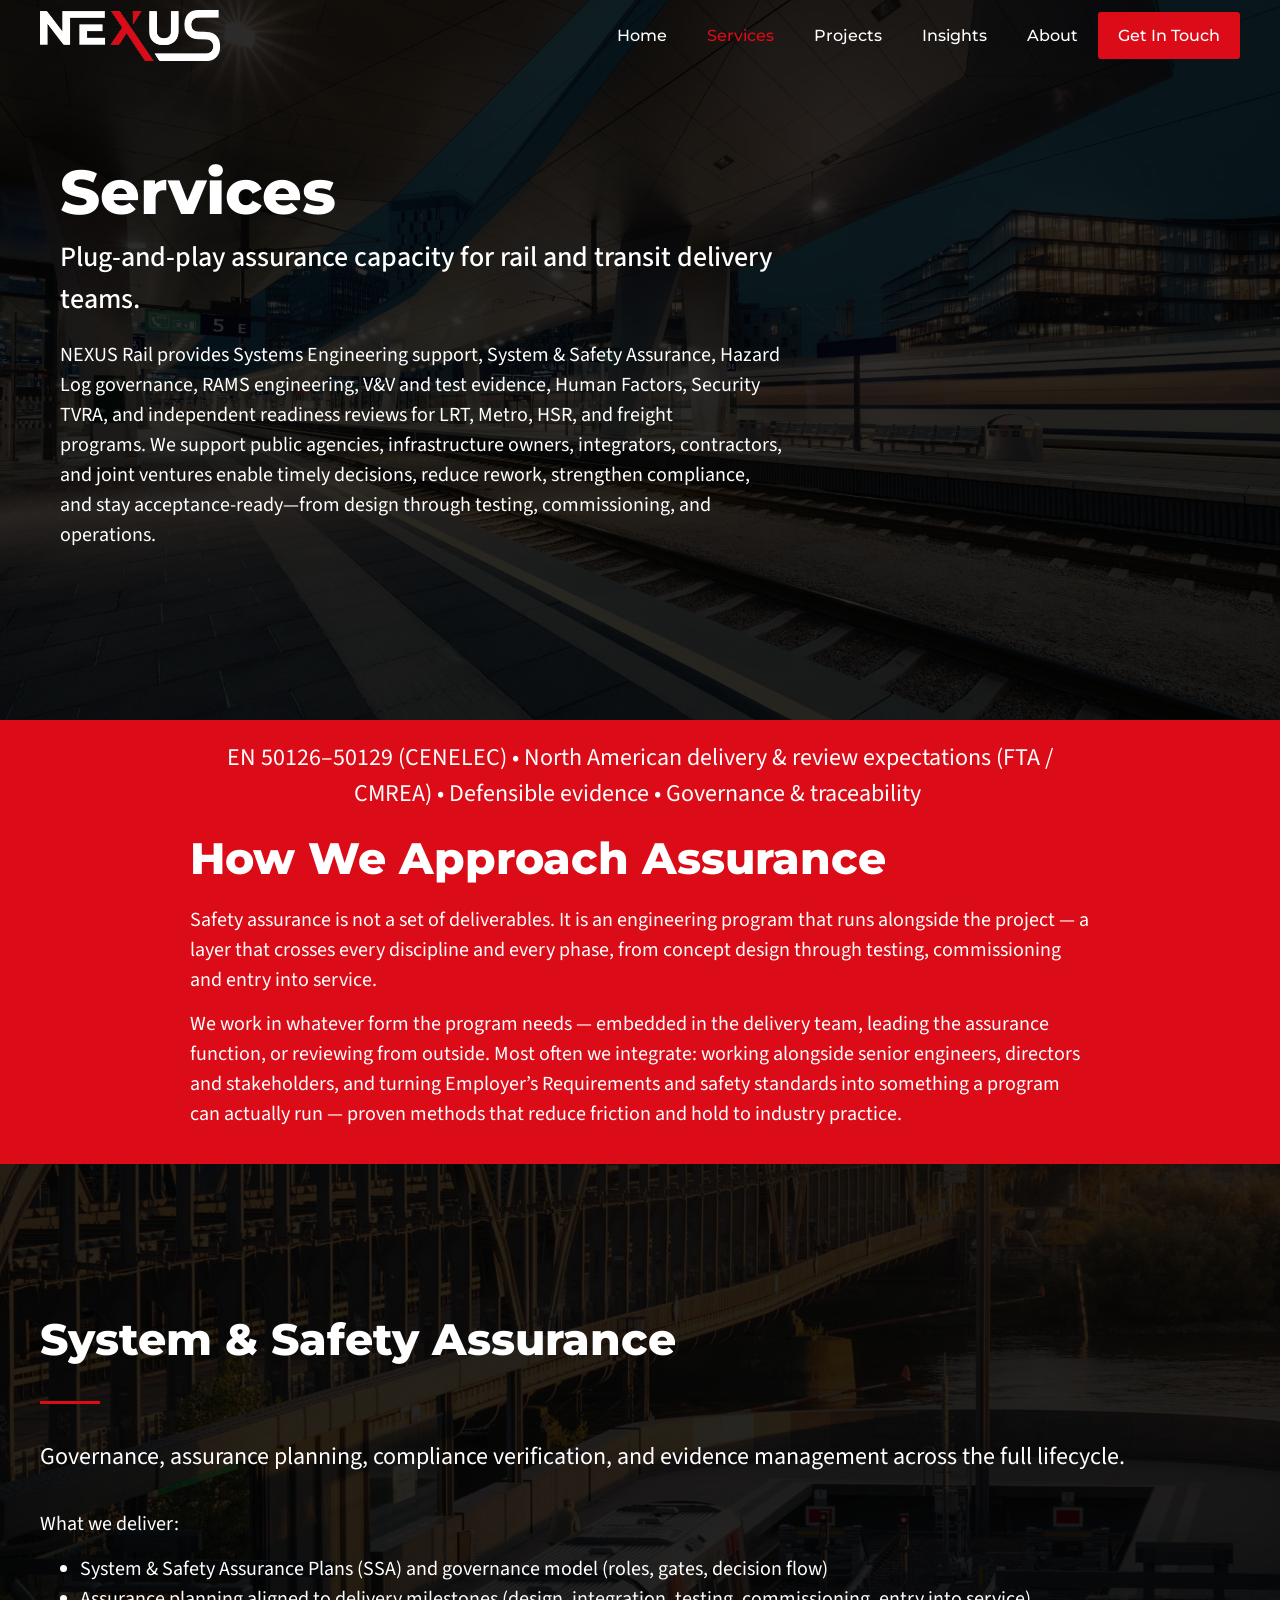
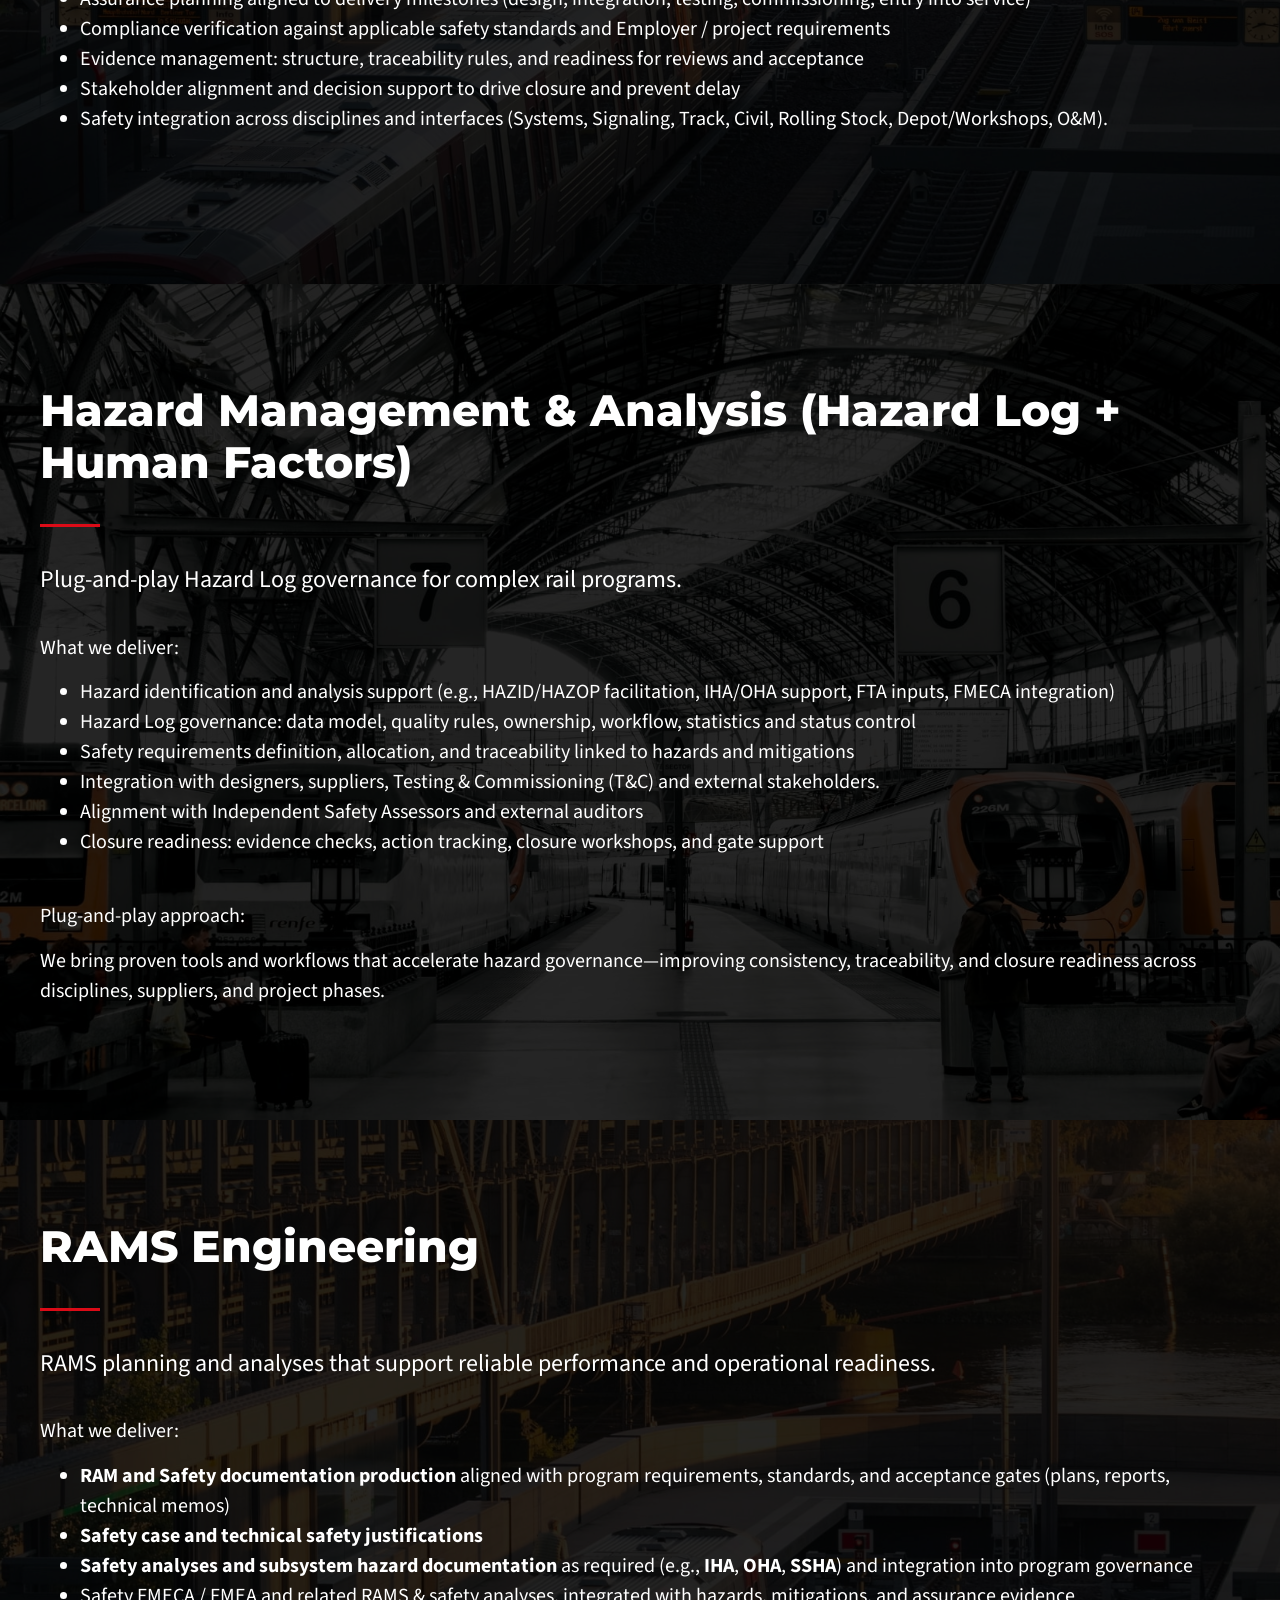
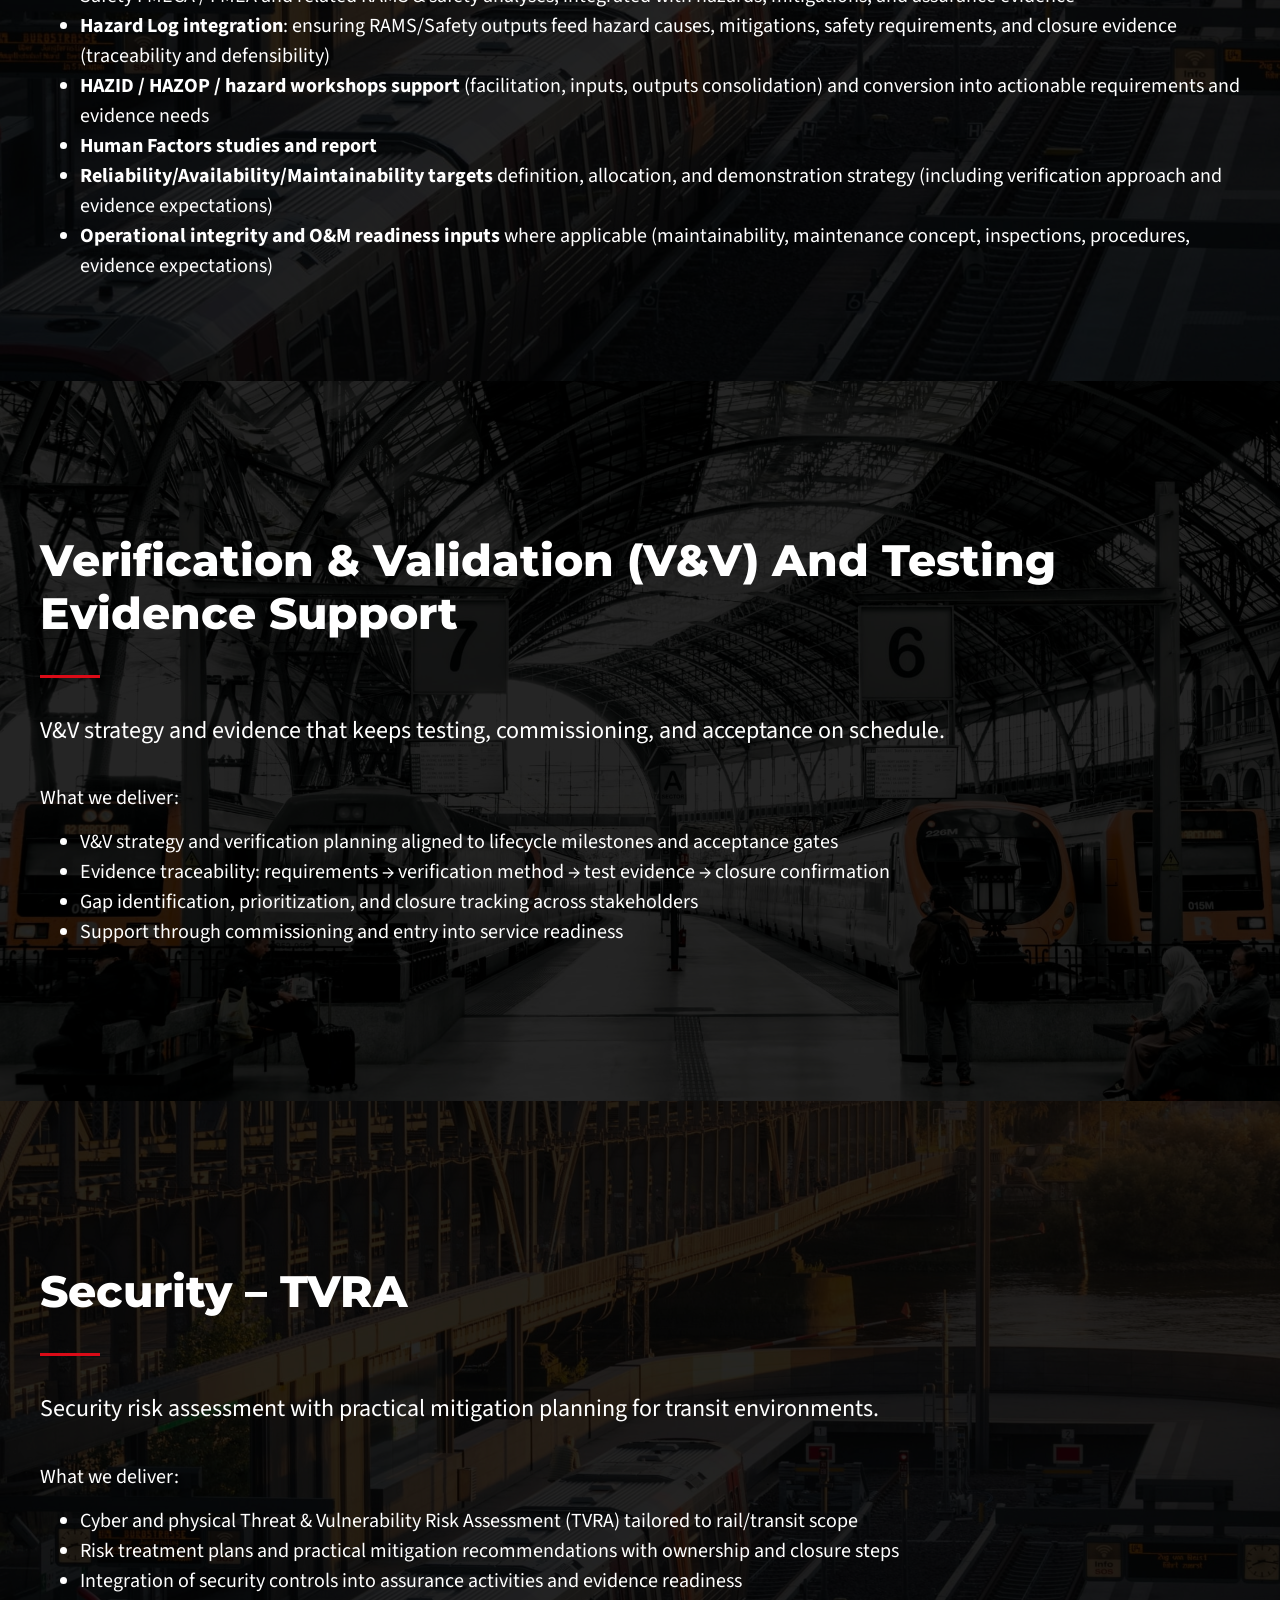
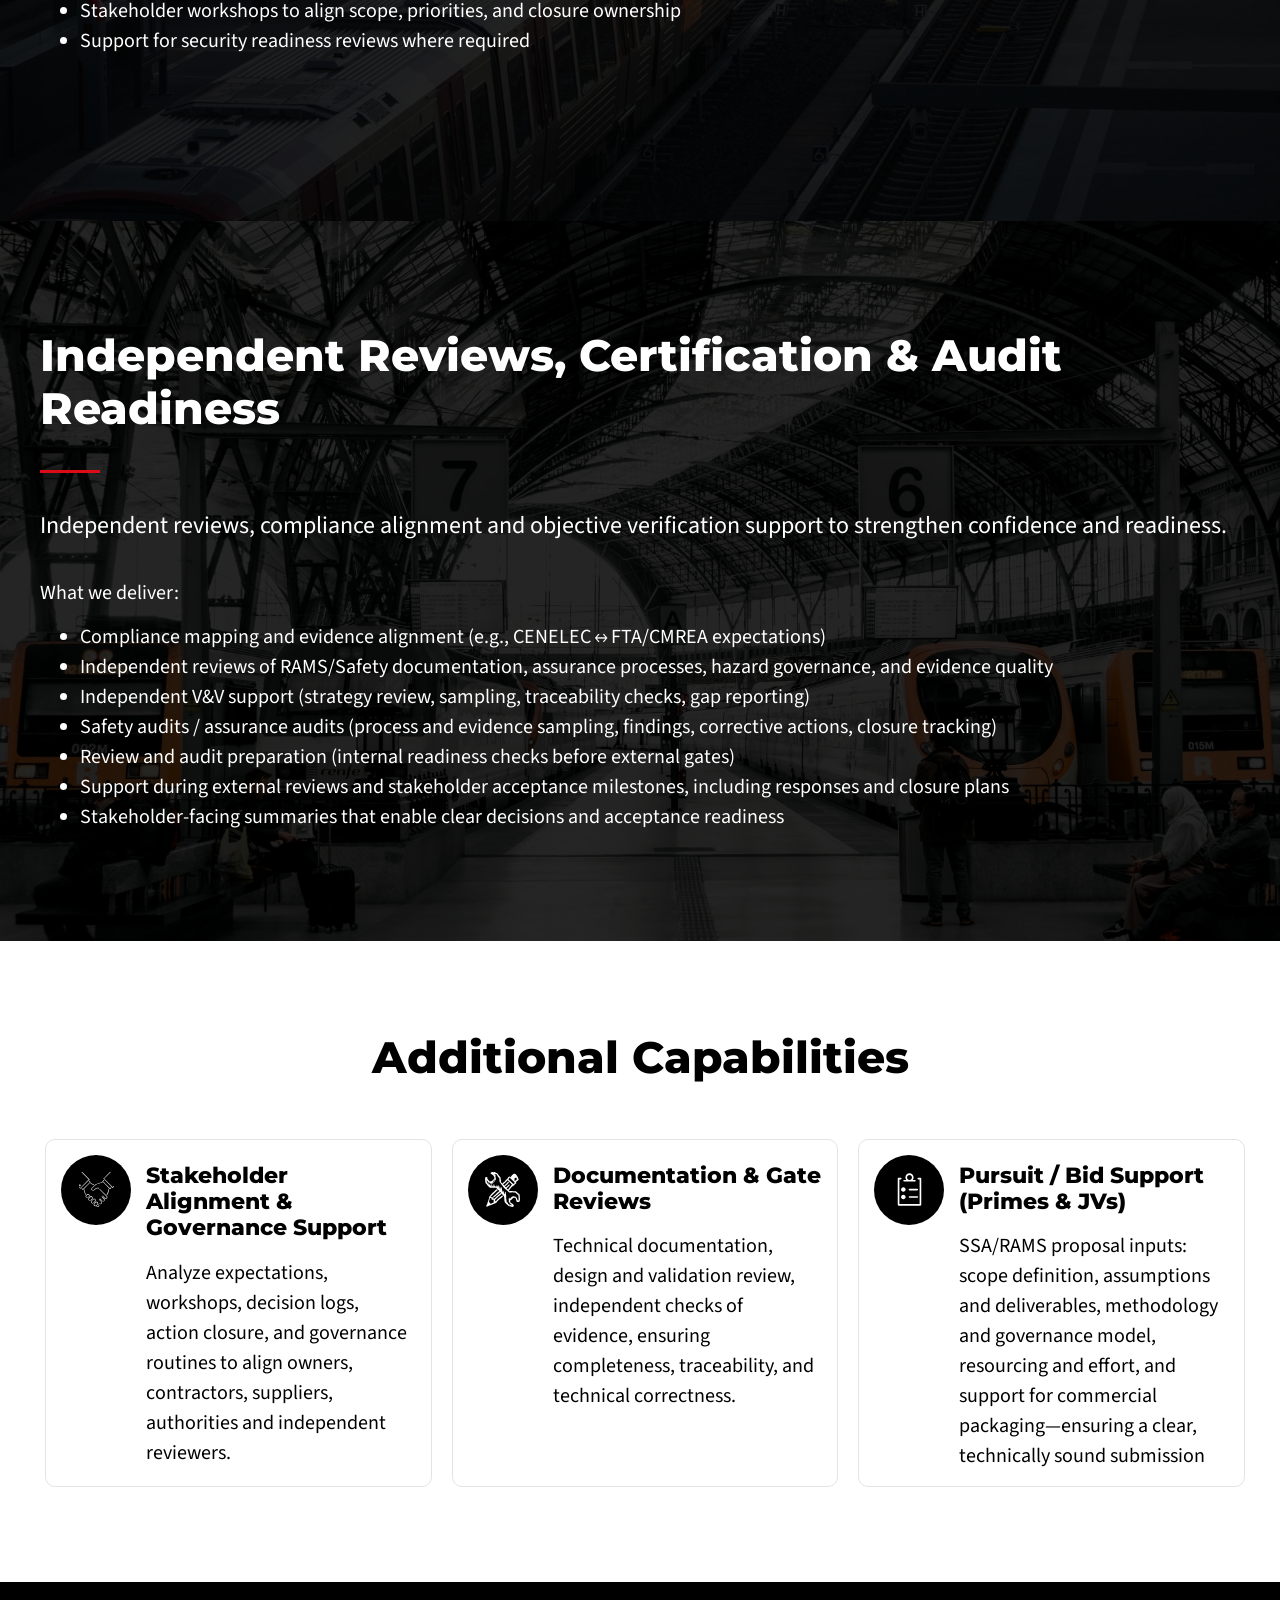
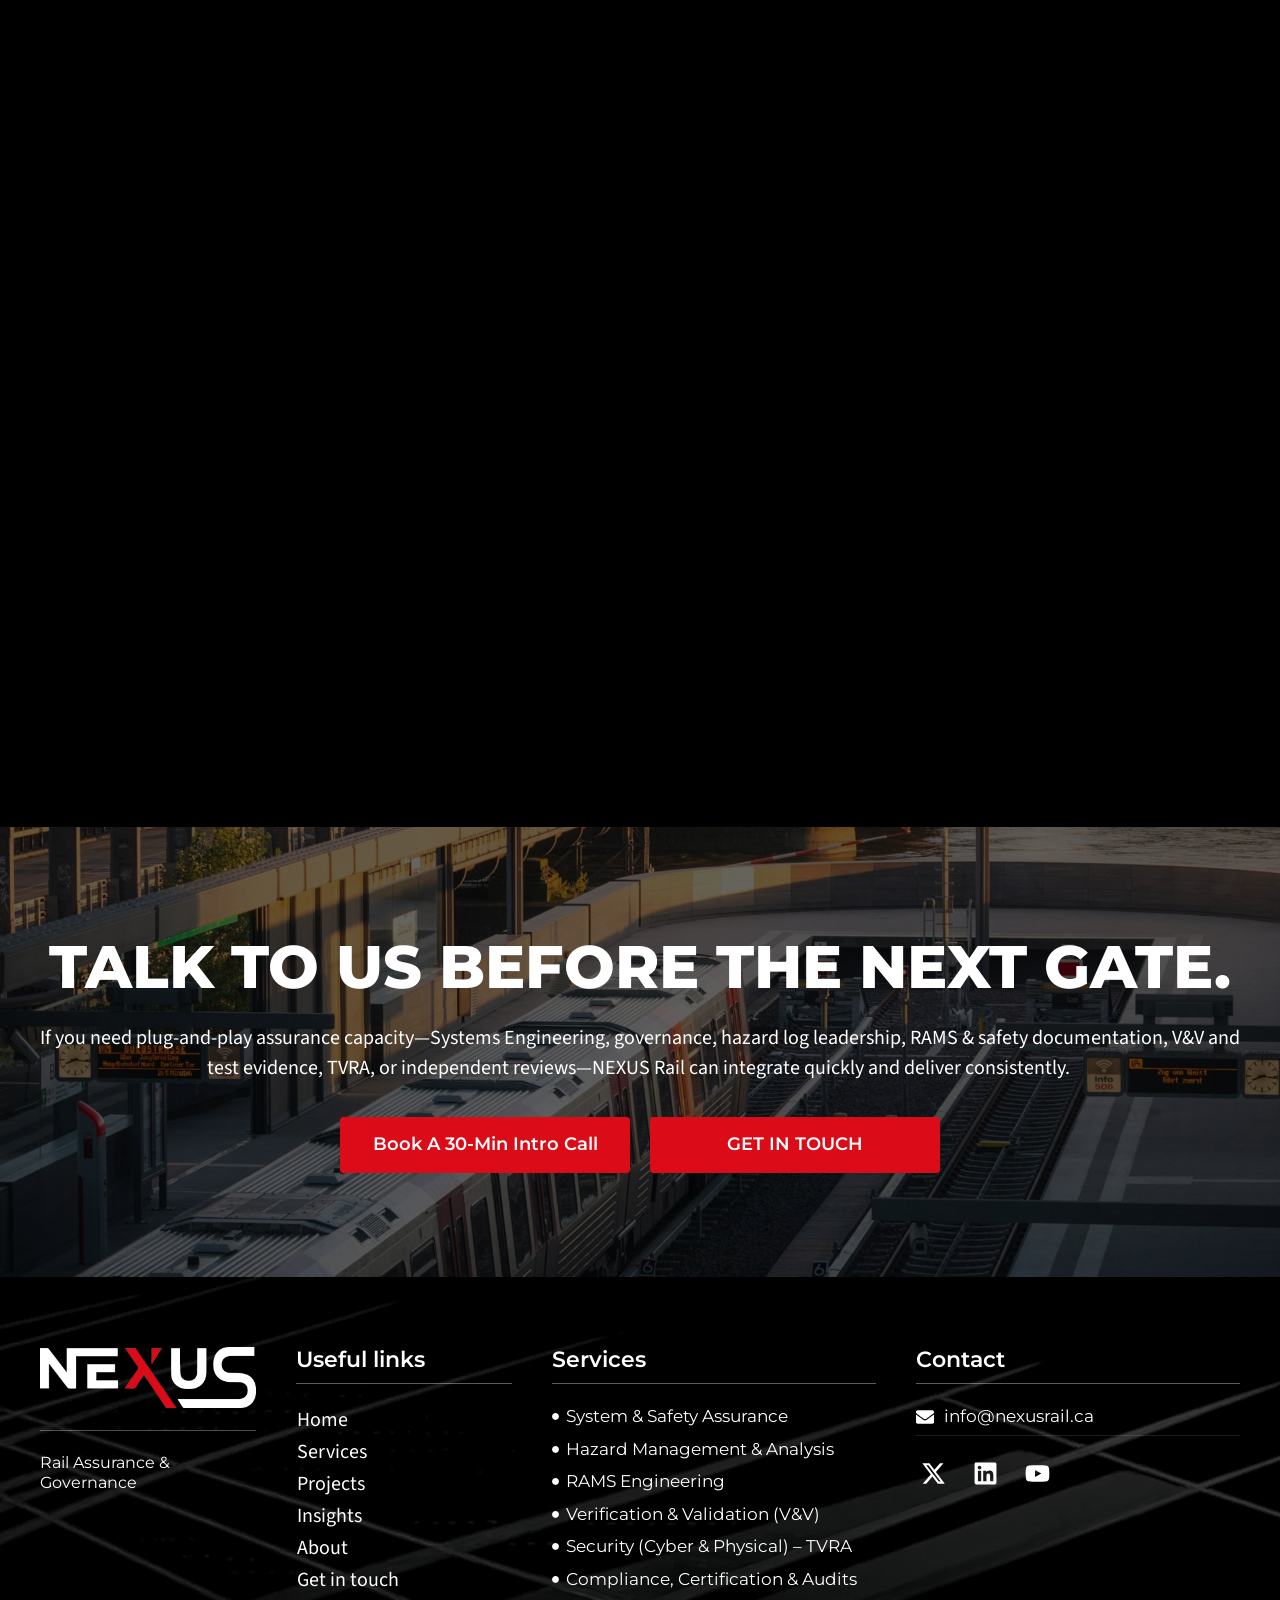
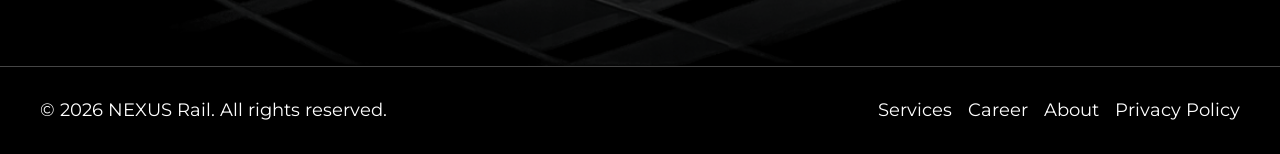
<file: services/index.html>
<!doctype html>
<html lang="en-US">
<head>
	<meta charset="UTF-8">
<meta name="description" content="Plug-and-play assurance capacity for rail and transit teams: Systems Engineering, System &amp; Safety Assurance, Hazard Log governance, RAMS, V&amp;V and Security TVRA.">
<meta property="og:type" content="website">
<meta property="og:site_name" content="NEXUS Rail">
<meta property="og:title" content="Rail Safety Assurance, RAMS Engineering &amp; V&amp;V Services | NEXUS Rail">
<meta property="og:description" content="Plug-and-play assurance capacity for rail and transit teams: Systems Engineering, System &amp; Safety Assurance, Hazard Log governance, RAMS, V&amp;V and Security TVRA.">
<meta property="og:url" content="https://nexusrail.ca/services/">
<meta property="og:image" content="https://nexusrail.ca/wp-content/uploads/2026/02/Home-bg-5-1.jpg">
<meta name="twitter:card" content="summary_large_image">
<meta name="twitter:title" content="Rail Safety Assurance, RAMS Engineering &amp; V&amp;V Services | NEXUS Rail">
<meta name="twitter:description" content="Plug-and-play assurance capacity for rail and transit teams: Systems Engineering, System &amp; Safety Assurance, Hazard Log governance, RAMS, V&amp;V and Security TVRA.">
<meta name="twitter:image" content="https://nexusrail.ca/wp-content/uploads/2026/02/Home-bg-5-1.jpg">
	<meta name="viewport" content="width=device-width, initial-scale=1">
	<link rel="profile" href="https://gmpg.org/xfn/11">
	<title>Rail Safety Assurance, RAMS Engineering &amp; V&amp;V Services | NEXUS Rail</title>
<link data-rocket-prefetch href="https://fonts.googleapis.com" rel="dns-prefetch">
<link data-rocket-preload as="style" href="https://fonts.googleapis.com/css?family=Montserrat%3A100%2C100italic%2C200%2C200italic%2C300%2C300italic%2C400%2C400italic%2C500%2C500italic%2C600%2C600italic%2C700%2C700italic%2C800%2C800italic%2C900%2C900italic%7CSource%20Sans%203%3A100%2C100italic%2C200%2C200italic%2C300%2C300italic%2C400%2C400italic%2C500%2C500italic%2C600%2C600italic%2C700%2C700italic%2C800%2C800italic%2C900%2C900italic&#038;display=swap" rel="preload">
<link href="https://fonts.googleapis.com/css?family=Montserrat%3A100%2C100italic%2C200%2C200italic%2C300%2C300italic%2C400%2C400italic%2C500%2C500italic%2C600%2C600italic%2C700%2C700italic%2C800%2C800italic%2C900%2C900italic%7CSource%20Sans%203%3A100%2C100italic%2C200%2C200italic%2C300%2C300italic%2C400%2C400italic%2C500%2C500italic%2C600%2C600italic%2C700%2C700italic%2C800%2C800italic%2C900%2C900italic&#038;display=swap" media="print" onload="this.media=&#039;all&#039;" rel="stylesheet">
<noscript data-wpr-hosted-gf-parameters=""><link rel="stylesheet" href="https://fonts.googleapis.com/css?family=Montserrat%3A100%2C100italic%2C200%2C200italic%2C300%2C300italic%2C400%2C400italic%2C500%2C500italic%2C600%2C600italic%2C700%2C700italic%2C800%2C800italic%2C900%2C900italic%7CSource%20Sans%203%3A100%2C100italic%2C200%2C200italic%2C300%2C300italic%2C400%2C400italic%2C500%2C500italic%2C600%2C600italic%2C700%2C700italic%2C800%2C800italic%2C900%2C900italic&#038;display=swap"></noscript><link rel="preload" data-rocket-preload as="image" href="../wp-content/uploads/2026/02/2-8.jpg" fetchpriority="high">
<meta name='robots' content='max-image-preview:large' />
<link href='https://fonts.gstatic.com' crossorigin rel='preconnect' />
<style id="wp-img-auto-sizes-contain-inline-css">
img:is([sizes=auto i],[sizes^="auto," i]){contain-intrinsic-size:3000px 1500px}
/*# sourceURL=wp-img-auto-sizes-contain-inline-css */
</style>
<style id="global-styles-inline-css">
:root{--wp--preset--aspect-ratio--square: 1;--wp--preset--aspect-ratio--4-3: 4/3;--wp--preset--aspect-ratio--3-4: 3/4;--wp--preset--aspect-ratio--3-2: 3/2;--wp--preset--aspect-ratio--2-3: 2/3;--wp--preset--aspect-ratio--16-9: 16/9;--wp--preset--aspect-ratio--9-16: 9/16;--wp--preset--color--black: #000000;--wp--preset--color--cyan-bluish-gray: #abb8c3;--wp--preset--color--white: #ffffff;--wp--preset--color--pale-pink: #f78da7;--wp--preset--color--vivid-red: #cf2e2e;--wp--preset--color--luminous-vivid-orange: #ff6900;--wp--preset--color--luminous-vivid-amber: #fcb900;--wp--preset--color--light-green-cyan: #7bdcb5;--wp--preset--color--vivid-green-cyan: #00d084;--wp--preset--color--pale-cyan-blue: #8ed1fc;--wp--preset--color--vivid-cyan-blue: #0693e3;--wp--preset--color--vivid-purple: #9b51e0;--wp--preset--gradient--vivid-cyan-blue-to-vivid-purple: linear-gradient(135deg,rgb(6,147,227) 0%,rgb(155,81,224) 100%);--wp--preset--gradient--light-green-cyan-to-vivid-green-cyan: linear-gradient(135deg,rgb(122,220,180) 0%,rgb(0,208,130) 100%);--wp--preset--gradient--luminous-vivid-amber-to-luminous-vivid-orange: linear-gradient(135deg,rgb(252,185,0) 0%,rgb(255,105,0) 100%);--wp--preset--gradient--luminous-vivid-orange-to-vivid-red: linear-gradient(135deg,rgb(255,105,0) 0%,rgb(207,46,46) 100%);--wp--preset--gradient--very-light-gray-to-cyan-bluish-gray: linear-gradient(135deg,rgb(238,238,238) 0%,rgb(169,184,195) 100%);--wp--preset--gradient--cool-to-warm-spectrum: linear-gradient(135deg,rgb(74,234,220) 0%,rgb(151,120,209) 20%,rgb(207,42,186) 40%,rgb(238,44,130) 60%,rgb(251,105,98) 80%,rgb(254,248,76) 100%);--wp--preset--gradient--blush-light-purple: linear-gradient(135deg,rgb(255,206,236) 0%,rgb(152,150,240) 100%);--wp--preset--gradient--blush-bordeaux: linear-gradient(135deg,rgb(254,205,165) 0%,rgb(254,45,45) 50%,rgb(107,0,62) 100%);--wp--preset--gradient--luminous-dusk: linear-gradient(135deg,rgb(255,203,112) 0%,rgb(199,81,192) 50%,rgb(65,88,208) 100%);--wp--preset--gradient--pale-ocean: linear-gradient(135deg,rgb(255,245,203) 0%,rgb(182,227,212) 50%,rgb(51,167,181) 100%);--wp--preset--gradient--electric-grass: linear-gradient(135deg,rgb(202,248,128) 0%,rgb(113,206,126) 100%);--wp--preset--gradient--midnight: linear-gradient(135deg,rgb(2,3,129) 0%,rgb(40,116,252) 100%);--wp--preset--font-size--small: 13px;--wp--preset--font-size--medium: 20px;--wp--preset--font-size--large: 36px;--wp--preset--font-size--x-large: 42px;--wp--preset--spacing--20: 0.44rem;--wp--preset--spacing--30: 0.67rem;--wp--preset--spacing--40: 1rem;--wp--preset--spacing--50: 1.5rem;--wp--preset--spacing--60: 2.25rem;--wp--preset--spacing--70: 3.38rem;--wp--preset--spacing--80: 5.06rem;--wp--preset--shadow--natural: 6px 6px 9px rgba(0, 0, 0, 0.2);--wp--preset--shadow--deep: 12px 12px 50px rgba(0, 0, 0, 0.4);--wp--preset--shadow--sharp: 6px 6px 0px rgba(0, 0, 0, 0.2);--wp--preset--shadow--outlined: 6px 6px 0px -3px rgb(255, 255, 255), 6px 6px rgb(0, 0, 0);--wp--preset--shadow--crisp: 6px 6px 0px rgb(0, 0, 0);}.wp-block-button{--wp--preset--dimension--25: 25%;--wp--preset--dimension--50: 50%;--wp--preset--dimension--75: 75%;--wp--preset--dimension--100: 100%;}:root { --wp--style--global--content-size: 800px;--wp--style--global--wide-size: 1200px; }:where(body) { margin: 0; }.wp-site-blocks > .alignleft { float: left; margin-right: 2em; }.wp-site-blocks > .alignright { float: right; margin-left: 2em; }.wp-site-blocks > .aligncenter { justify-content: center; margin-left: auto; margin-right: auto; }:where(.wp-site-blocks) > * { margin-block-start: 24px; margin-block-end: 0; }:where(.wp-site-blocks) > :first-child { margin-block-start: 0; }:where(.wp-site-blocks) > :last-child { margin-block-end: 0; }:root { --wp--style--block-gap: 24px; }:root :where(.is-layout-flow) > :first-child{margin-block-start: 0;}:root :where(.is-layout-flow) > :last-child{margin-block-end: 0;}:root :where(.is-layout-flow) > *{margin-block-start: 24px;margin-block-end: 0;}:root :where(.is-layout-constrained) > :first-child{margin-block-start: 0;}:root :where(.is-layout-constrained) > :last-child{margin-block-end: 0;}:root :where(.is-layout-constrained) > *{margin-block-start: 24px;margin-block-end: 0;}:root :where(.is-layout-flex){gap: 24px;}:root :where(.is-layout-grid){gap: 24px;}.is-layout-flow > .alignleft{float: left;margin-inline-start: 0;margin-inline-end: 2em;}.is-layout-flow > .alignright{float: right;margin-inline-start: 2em;margin-inline-end: 0;}.is-layout-flow > .aligncenter{margin-left: auto !important;margin-right: auto !important;}.is-layout-constrained > .alignleft{float: left;margin-inline-start: 0;margin-inline-end: 2em;}.is-layout-constrained > .alignright{float: right;margin-inline-start: 2em;margin-inline-end: 0;}.is-layout-constrained > .aligncenter{margin-left: auto !important;margin-right: auto !important;}.is-layout-constrained > :where(:not(.alignleft):not(.alignright):not(.alignfull)){max-width: var(--wp--style--global--content-size);margin-left: auto !important;margin-right: auto !important;}.is-layout-constrained > .alignwide{max-width: var(--wp--style--global--wide-size);}body .is-layout-flex{display: flex;}.is-layout-flex{flex-wrap: wrap;align-items: center;}.is-layout-flex > :is(*, div){margin: 0;}body .is-layout-grid{display: grid;}.is-layout-grid > :is(*, div){margin: 0;}body{padding-top: 0px;padding-right: 0px;padding-bottom: 0px;padding-left: 0px;}:root :where(.wp-element-button, .wp-block-button__link){background-color: #32373c;border-width: 0;color: #fff;font-family: inherit;font-size: inherit;font-style: inherit;font-weight: inherit;letter-spacing: inherit;line-height: inherit;padding-top: calc(0.667em + 2px);padding-right: calc(1.333em + 2px);padding-bottom: calc(0.667em + 2px);padding-left: calc(1.333em + 2px);text-decoration: none;text-transform: inherit;}.has-black-color{color: var(--wp--preset--color--black) !important;}.has-cyan-bluish-gray-color{color: var(--wp--preset--color--cyan-bluish-gray) !important;}.has-white-color{color: var(--wp--preset--color--white) !important;}.has-pale-pink-color{color: var(--wp--preset--color--pale-pink) !important;}.has-vivid-red-color{color: var(--wp--preset--color--vivid-red) !important;}.has-luminous-vivid-orange-color{color: var(--wp--preset--color--luminous-vivid-orange) !important;}.has-luminous-vivid-amber-color{color: var(--wp--preset--color--luminous-vivid-amber) !important;}.has-light-green-cyan-color{color: var(--wp--preset--color--light-green-cyan) !important;}.has-vivid-green-cyan-color{color: var(--wp--preset--color--vivid-green-cyan) !important;}.has-pale-cyan-blue-color{color: var(--wp--preset--color--pale-cyan-blue) !important;}.has-vivid-cyan-blue-color{color: var(--wp--preset--color--vivid-cyan-blue) !important;}.has-vivid-purple-color{color: var(--wp--preset--color--vivid-purple) !important;}.has-black-background-color{background-color: var(--wp--preset--color--black) !important;}.has-cyan-bluish-gray-background-color{background-color: var(--wp--preset--color--cyan-bluish-gray) !important;}.has-white-background-color{background-color: var(--wp--preset--color--white) !important;}.has-pale-pink-background-color{background-color: var(--wp--preset--color--pale-pink) !important;}.has-vivid-red-background-color{background-color: var(--wp--preset--color--vivid-red) !important;}.has-luminous-vivid-orange-background-color{background-color: var(--wp--preset--color--luminous-vivid-orange) !important;}.has-luminous-vivid-amber-background-color{background-color: var(--wp--preset--color--luminous-vivid-amber) !important;}.has-light-green-cyan-background-color{background-color: var(--wp--preset--color--light-green-cyan) !important;}.has-vivid-green-cyan-background-color{background-color: var(--wp--preset--color--vivid-green-cyan) !important;}.has-pale-cyan-blue-background-color{background-color: var(--wp--preset--color--pale-cyan-blue) !important;}.has-vivid-cyan-blue-background-color{background-color: var(--wp--preset--color--vivid-cyan-blue) !important;}.has-vivid-purple-background-color{background-color: var(--wp--preset--color--vivid-purple) !important;}.has-black-border-color{border-color: var(--wp--preset--color--black) !important;}.has-cyan-bluish-gray-border-color{border-color: var(--wp--preset--color--cyan-bluish-gray) !important;}.has-white-border-color{border-color: var(--wp--preset--color--white) !important;}.has-pale-pink-border-color{border-color: var(--wp--preset--color--pale-pink) !important;}.has-vivid-red-border-color{border-color: var(--wp--preset--color--vivid-red) !important;}.has-luminous-vivid-orange-border-color{border-color: var(--wp--preset--color--luminous-vivid-orange) !important;}.has-luminous-vivid-amber-border-color{border-color: var(--wp--preset--color--luminous-vivid-amber) !important;}.has-light-green-cyan-border-color{border-color: var(--wp--preset--color--light-green-cyan) !important;}.has-vivid-green-cyan-border-color{border-color: var(--wp--preset--color--vivid-green-cyan) !important;}.has-pale-cyan-blue-border-color{border-color: var(--wp--preset--color--pale-cyan-blue) !important;}.has-vivid-cyan-blue-border-color{border-color: var(--wp--preset--color--vivid-cyan-blue) !important;}.has-vivid-purple-border-color{border-color: var(--wp--preset--color--vivid-purple) !important;}.has-vivid-cyan-blue-to-vivid-purple-gradient-background{background: var(--wp--preset--gradient--vivid-cyan-blue-to-vivid-purple) !important;}.has-light-green-cyan-to-vivid-green-cyan-gradient-background{background: var(--wp--preset--gradient--light-green-cyan-to-vivid-green-cyan) !important;}.has-luminous-vivid-amber-to-luminous-vivid-orange-gradient-background{background: var(--wp--preset--gradient--luminous-vivid-amber-to-luminous-vivid-orange) !important;}.has-luminous-vivid-orange-to-vivid-red-gradient-background{background: var(--wp--preset--gradient--luminous-vivid-orange-to-vivid-red) !important;}.has-very-light-gray-to-cyan-bluish-gray-gradient-background{background: var(--wp--preset--gradient--very-light-gray-to-cyan-bluish-gray) !important;}.has-cool-to-warm-spectrum-gradient-background{background: var(--wp--preset--gradient--cool-to-warm-spectrum) !important;}.has-blush-light-purple-gradient-background{background: var(--wp--preset--gradient--blush-light-purple) !important;}.has-blush-bordeaux-gradient-background{background: var(--wp--preset--gradient--blush-bordeaux) !important;}.has-luminous-dusk-gradient-background{background: var(--wp--preset--gradient--luminous-dusk) !important;}.has-pale-ocean-gradient-background{background: var(--wp--preset--gradient--pale-ocean) !important;}.has-electric-grass-gradient-background{background: var(--wp--preset--gradient--electric-grass) !important;}.has-midnight-gradient-background{background: var(--wp--preset--gradient--midnight) !important;}.has-small-font-size{font-size: var(--wp--preset--font-size--small) !important;}.has-medium-font-size{font-size: var(--wp--preset--font-size--medium) !important;}.has-large-font-size{font-size: var(--wp--preset--font-size--large) !important;}.has-x-large-font-size{font-size: var(--wp--preset--font-size--x-large) !important;}
:root :where(.wp-block-icon svg){width: 24px;}
:root :where(.wp-block-pullquote){font-size: 1.5em;line-height: 1.6;}
/*# sourceURL=global-styles-inline-css */
</style>
<link rel='stylesheet' id='hello-elementor-css' href='../wp-content/themes/hello-elementor/assets/css/reset.css' media='all' />
<link rel='stylesheet' id='hello-elementor-theme-style-css' href='../wp-content/themes/hello-elementor/assets/css/theme.css' media='all' />
<link rel='stylesheet' id='hello-elementor-header-footer-css' href='../wp-content/themes/hello-elementor/assets/css/header-footer.css' media='all' />
<link rel='stylesheet' id='elementor-frontend-css' href='../wp-content/uploads/elementor/css/custom-frontend.min.css' media='all' />
<style id="elementor-frontend-inline-css">
.elementor-kit-10{--e-global-color-primary:#000000;--e-global-color-secondary:#212121;--e-global-color-text:#000000;--e-global-color-accent:#DB0B17;--e-global-color-4fcc40e:#900009;--e-global-color-57839a8:#C4C4C4;--e-global-color-c9e6552:#FFFFFF;--e-global-color-8a6eaf5:#DB0B17;--e-global-color-b72ff5e:#000000;--e-global-color-25fe8e3:#02010100;--e-global-color-e118c1c:#000000CC;--e-global-color-b8ffb71:#0B0B0B;--e-global-typography-primary-font-family:"Montserrat";--e-global-typography-primary-font-size:62px;--e-global-typography-primary-font-weight:800;--e-global-typography-primary-text-transform:uppercase;--e-global-typography-primary-font-style:normal;--e-global-typography-primary-text-decoration:none;--e-global-typography-primary-line-height:1.2em;--e-global-typography-secondary-font-family:"Montserrat";--e-global-typography-secondary-font-size:50px;--e-global-typography-secondary-font-weight:800;--e-global-typography-secondary-text-transform:uppercase;--e-global-typography-secondary-font-style:normal;--e-global-typography-secondary-text-decoration:none;--e-global-typography-secondary-line-height:1.2em;--e-global-typography-text-font-family:"Source Sans 3";--e-global-typography-text-font-size:20px;--e-global-typography-text-font-weight:400;--e-global-typography-text-text-transform:none;--e-global-typography-text-font-style:normal;--e-global-typography-text-text-decoration:none;--e-global-typography-text-word-spacing:0px;--e-global-typography-accent-font-family:"Montserrat";--e-global-typography-accent-font-size:18px;--e-global-typography-accent-font-weight:600;--e-global-typography-accent-text-transform:capitalize;--e-global-typography-accent-font-style:normal;--e-global-typography-accent-text-decoration:underline;--e-global-typography-accent-line-height:1.2em;--e-global-typography-b84f1b3-font-family:"Montserrat";--e-global-typography-b84f1b3-font-size:25px;--e-global-typography-b84f1b3-font-weight:500;--e-global-typography-b84f1b3-text-transform:none;--e-global-typography-b84f1b3-font-style:normal;--e-global-typography-b84f1b3-text-decoration:none;--e-global-typography-b84f1b3-line-height:35px;--e-global-typography-b84f1b3-letter-spacing:0px;--e-global-typography-b84f1b3-word-spacing:0px;--e-global-typography-e1ae241-font-family:"Montserrat";--e-global-typography-e1ae241-font-size:22px;--e-global-typography-e1ae241-font-weight:700;--e-global-typography-e1ae241-text-transform:none;--e-global-typography-e1ae241-font-style:normal;--e-global-typography-e1ae241-text-decoration:underline;--e-global-typography-e1ae241-line-height:30px;--e-global-typography-e1ae241-letter-spacing:0px;--e-global-typography-e1ae241-word-spacing:0px;--e-global-typography-b6196b7-font-family:"Montserrat";--e-global-typography-b6196b7-font-size:30px;--e-global-typography-b6196b7-font-weight:700;--e-global-typography-b6196b7-line-height:38px;--e-global-typography-b6196b7-letter-spacing:-0.13px;--e-global-typography-22e62d7-font-family:"Montserrat";--e-global-typography-22e62d7-font-size:156px;--e-global-typography-22e62d7-font-weight:700;--e-global-typography-22e62d7-text-transform:none;--e-global-typography-22e62d7-font-style:normal;--e-global-typography-22e62d7-text-decoration:none;--e-global-typography-22e62d7-line-height:198px;--e-global-typography-22e62d7-letter-spacing:-1.22px;--e-global-typography-22e62d7-word-spacing:0px;--e-global-typography-785de07-font-family:"Montserrat";--e-global-typography-785de07-font-size:14px;--e-global-typography-785de07-font-weight:400;--e-global-typography-785de07-text-transform:none;--e-global-typography-785de07-font-style:normal;--e-global-typography-785de07-text-decoration:none;--e-global-typography-785de07-line-height:17px;--e-global-typography-785de07-letter-spacing:0px;--e-global-typography-785de07-word-spacing:0px;--e-global-typography-d7a06da-font-family:"Montserrat";--e-global-typography-d7a06da-font-size:20px;--e-global-typography-d7a06da-font-weight:700;--e-global-typography-d7a06da-text-transform:uppercase;--e-global-typography-d7a06da-font-style:normal;--e-global-typography-d7a06da-text-decoration:none;--e-global-typography-d7a06da-line-height:24px;--e-global-typography-d7a06da-letter-spacing:0px;--e-global-typography-d7a06da-word-spacing:0px;background-color:var( --e-global-color-text );}.elementor-kit-10 e-page-transition{background-color:#FFBC7D;}.elementor-kit-10 a{color:var( --e-global-color-accent );}.elementor-section.elementor-section-boxed > .elementor-container{max-width:1200px;}.e-con{--container-max-width:1200px;--container-default-padding-top:0px;--container-default-padding-right:0px;--container-default-padding-bottom:0px;--container-default-padding-left:0px;}{}h1.entry-title{display:var(--page-title-display);}.site-header .site-branding{flex-direction:column;align-items:stretch;}.site-header{padding-inline-end:0px;padding-inline-start:0px;}.site-footer .site-branding{flex-direction:column;align-items:stretch;}@media(max-width:1024px){.elementor-kit-10{--e-global-typography-primary-font-size:59px;--e-global-typography-primary-line-height:1.2em;--e-global-typography-primary-word-spacing:0em;--e-global-typography-secondary-font-size:40px;--e-global-typography-text-font-size:18px;--e-global-typography-text-line-height:17px;--e-global-typography-accent-font-size:18px;}.elementor-section.elementor-section-boxed > .elementor-container{max-width:1024px;}.e-con{--container-max-width:1024px;}}@media(max-width:767px){.elementor-kit-10{--e-global-typography-primary-font-size:32px;--e-global-typography-primary-line-height:1.2em;--e-global-typography-secondary-font-size:26px;--e-global-typography-secondary-line-height:1.2em;--e-global-typography-text-font-size:18px;--e-global-typography-b84f1b3-font-size:18px;--e-global-typography-b84f1b3-line-height:20px;--e-global-typography-e1ae241-font-size:20px;--e-global-typography-22e62d7-font-size:100px;--e-global-typography-22e62d7-line-height:110px;}.elementor-section.elementor-section-boxed > .elementor-container{max-width:767px;}.e-con{--container-max-width:767px;}}
.elementor-232 .elementor-element.elementor-element-b633dfe{--display:flex;--min-height:80vh;--flex-direction:column;--container-widget-width:100%;--container-widget-height:initial;--container-widget-flex-grow:0;--container-widget-align-self:initial;--flex-wrap-mobile:wrap;--justify-content:center;--overlay-opacity:0.8;--padding-top:20px;--padding-bottom:20px;--padding-left:20px;--padding-right:20px;}.elementor-232 .elementor-element.elementor-element-b633dfe:not(.elementor-motion-effects-element-type-background), .elementor-232 .elementor-element.elementor-element-b633dfe > .elementor-motion-effects-container > .elementor-motion-effects-layer{background-image:url(../wp-content/uploads/2026/02/2-8.jpg);background-position:center center;background-size:cover;}.elementor-232 .elementor-element.elementor-element-b633dfe::before, .elementor-232 .elementor-element.elementor-element-b633dfe > .elementor-background-video-container::before, .elementor-232 .elementor-element.elementor-element-b633dfe > .e-con-inner > .elementor-background-video-container::before, .elementor-232 .elementor-element.elementor-element-b633dfe > .elementor-background-slideshow::before, .elementor-232 .elementor-element.elementor-element-b633dfe > .e-con-inner > .elementor-background-slideshow::before, .elementor-232 .elementor-element.elementor-element-b633dfe > .elementor-motion-effects-container > .elementor-motion-effects-layer::before{background-color:#000000;--background-overlay:'';}.elementor-232 .elementor-element.elementor-element-9ddcf52{--display:flex;--gap:6px 6px;--row-gap:6px;--column-gap:6px;--border-radius:15px 15px 15px 15px;--padding-top:20px;--padding-bottom:20px;--padding-left:20px;--padding-right:20px;}.elementor-widget-heading .elementor-heading-title{font-family:var( --e-global-typography-primary-font-family ), Sans-serif;font-size:var( --e-global-typography-primary-font-size );font-weight:var( --e-global-typography-primary-font-weight );text-transform:var( --e-global-typography-primary-text-transform );font-style:var( --e-global-typography-primary-font-style );text-decoration:var( --e-global-typography-primary-text-decoration );line-height:var( --e-global-typography-primary-line-height );color:var( --e-global-color-primary );}.elementor-232 .elementor-element.elementor-element-48cd1ec .elementor-heading-title{font-family:"Montserrat", Sans-serif;font-size:62px;font-weight:800;text-transform:capitalize;font-style:normal;text-decoration:none;line-height:1.2em;color:var( --e-global-color-c9e6552 );}.elementor-widget-text-editor{font-family:var( --e-global-typography-text-font-family ), Sans-serif;font-size:var( --e-global-typography-text-font-size );font-weight:var( --e-global-typography-text-font-weight );text-transform:var( --e-global-typography-text-text-transform );font-style:var( --e-global-typography-text-font-style );text-decoration:var( --e-global-typography-text-text-decoration );word-spacing:var( --e-global-typography-text-word-spacing );color:var( --e-global-color-text );}.elementor-widget-text-editor.elementor-drop-cap-view-stacked .elementor-drop-cap{background-color:var( --e-global-color-primary );}.elementor-widget-text-editor.elementor-drop-cap-view-framed .elementor-drop-cap, .elementor-widget-text-editor.elementor-drop-cap-view-default .elementor-drop-cap{color:var( --e-global-color-primary );border-color:var( --e-global-color-primary );}.elementor-232 .elementor-element.elementor-element-f160b49{font-family:"Source Sans 3", Sans-serif;font-size:28px;font-weight:500;text-transform:none;font-style:normal;text-decoration:none;word-spacing:0px;color:var( --e-global-color-c9e6552 );}.elementor-232 .elementor-element.elementor-element-32ac6b3{font-family:"Source Sans 3", Sans-serif;font-size:20px;font-weight:400;text-transform:none;font-style:normal;text-decoration:none;word-spacing:0px;color:var( --e-global-color-c9e6552 );}.elementor-232 .elementor-element.elementor-element-57c4dc9{--display:flex;--flex-direction:column;--container-widget-width:100%;--container-widget-height:initial;--container-widget-flex-grow:0;--container-widget-align-self:initial;--flex-wrap-mobile:wrap;--padding-top:20px;--padding-bottom:20px;--padding-left:20px;--padding-right:20px;}.elementor-232 .elementor-element.elementor-element-57c4dc9:not(.elementor-motion-effects-element-type-background), .elementor-232 .elementor-element.elementor-element-57c4dc9 > .elementor-motion-effects-container > .elementor-motion-effects-layer{background-color:var( --e-global-color-accent );}.elementor-232 .elementor-element.elementor-element-dc8a3da{--display:flex;}.elementor-232 .elementor-element.elementor-element-dfb2f6b{text-align:center;font-family:"Source Sans 3", Sans-serif;font-size:24px;font-weight:400;text-transform:none;font-style:normal;text-decoration:none;word-spacing:0px;color:var( --e-global-color-c9e6552 );}.elementor-232 .elementor-element.elementor-element-5330d70{--display:flex;--min-height:80vh;--flex-direction:column;--container-widget-width:100%;--container-widget-height:initial;--container-widget-flex-grow:0;--container-widget-align-self:initial;--flex-wrap-mobile:wrap;--justify-content:center;--overlay-opacity:0.85;--padding-top:100px;--padding-bottom:100px;--padding-left:20px;--padding-right:20px;}.elementor-232 .elementor-element.elementor-element-5330d70:not(.elementor-motion-effects-element-type-background), .elementor-232 .elementor-element.elementor-element-5330d70 > .elementor-motion-effects-container > .elementor-motion-effects-layer{background-image:url(../wp-content/uploads/2026/02/1-9.jpg);background-position:center center;background-size:cover;}.elementor-232 .elementor-element.elementor-element-5330d70::before, .elementor-232 .elementor-element.elementor-element-5330d70 > .elementor-background-video-container::before, .elementor-232 .elementor-element.elementor-element-5330d70 > .e-con-inner > .elementor-background-video-container::before, .elementor-232 .elementor-element.elementor-element-5330d70 > .elementor-background-slideshow::before, .elementor-232 .elementor-element.elementor-element-5330d70 > .e-con-inner > .elementor-background-slideshow::before, .elementor-232 .elementor-element.elementor-element-5330d70 > .elementor-motion-effects-container > .elementor-motion-effects-layer::before{background-color:#000000;--background-overlay:'';}.elementor-232 .elementor-element.elementor-element-508e5ac{--display:flex;}.elementor-232 .elementor-element.elementor-element-181d737{--display:flex;--flex-direction:row;--container-widget-width:initial;--container-widget-height:100%;--container-widget-flex-grow:1;--container-widget-align-self:stretch;--flex-wrap-mobile:wrap;}.elementor-232 .elementor-element.elementor-element-75fb920{--display:flex;}.elementor-232 .elementor-element.elementor-element-55b961e > .elementor-widget-container{border-style:none;}.elementor-232 .elementor-element.elementor-element-55b961e{text-align:start;}.elementor-232 .elementor-element.elementor-element-55b961e .elementor-heading-title{font-family:"Montserrat", Sans-serif;font-size:44px;font-weight:800;text-transform:capitalize;font-style:normal;text-decoration:none;line-height:1.2em;color:var( --e-global-color-c9e6552 );}.elementor-widget-divider{--divider-color:var( --e-global-color-secondary );}.elementor-widget-divider .elementor-divider__text{color:var( --e-global-color-secondary );font-family:var( --e-global-typography-secondary-font-family ), Sans-serif;font-size:var( --e-global-typography-secondary-font-size );font-weight:var( --e-global-typography-secondary-font-weight );text-transform:var( --e-global-typography-secondary-text-transform );font-style:var( --e-global-typography-secondary-font-style );text-decoration:var( --e-global-typography-secondary-text-decoration );line-height:var( --e-global-typography-secondary-line-height );}.elementor-widget-divider.elementor-view-stacked .elementor-icon{background-color:var( --e-global-color-secondary );}.elementor-widget-divider.elementor-view-framed .elementor-icon, .elementor-widget-divider.elementor-view-default .elementor-icon{color:var( --e-global-color-secondary );border-color:var( --e-global-color-secondary );}.elementor-widget-divider.elementor-view-framed .elementor-icon, .elementor-widget-divider.elementor-view-default .elementor-icon svg{fill:var( --e-global-color-secondary );}.elementor-232 .elementor-element.elementor-element-bb3f28a{--divider-border-style:solid;--divider-color:var( --e-global-color-accent );--divider-border-width:3px;}.elementor-232 .elementor-element.elementor-element-bb3f28a .elementor-divider-separator{width:5%;margin:0 auto;margin-left:0;}.elementor-232 .elementor-element.elementor-element-bb3f28a .elementor-divider{text-align:left;padding-block-start:15px;padding-block-end:15px;}.elementor-232 .elementor-element.elementor-element-8ff7596{font-family:"Source Sans 3", Sans-serif;font-size:24px;font-weight:400;text-transform:none;font-style:normal;text-decoration:none;word-spacing:0px;color:var( --e-global-color-c9e6552 );}.elementor-232 .elementor-element.elementor-element-04c59c9{color:var( --e-global-color-c9e6552 );}.elementor-232 .elementor-element.elementor-element-00cdbc1{--display:flex;--min-height:80vh;--flex-direction:column;--container-widget-width:100%;--container-widget-height:initial;--container-widget-flex-grow:0;--container-widget-align-self:initial;--flex-wrap-mobile:wrap;--justify-content:center;--overlay-opacity:0.85;--padding-top:100px;--padding-bottom:100px;--padding-left:20px;--padding-right:20px;}.elementor-232 .elementor-element.elementor-element-00cdbc1:not(.elementor-motion-effects-element-type-background), .elementor-232 .elementor-element.elementor-element-00cdbc1 > .elementor-motion-effects-container > .elementor-motion-effects-layer{background-image:url(../wp-content/uploads/2026/02/3-8.jpg);background-position:center center;background-size:cover;}.elementor-232 .elementor-element.elementor-element-00cdbc1::before, .elementor-232 .elementor-element.elementor-element-00cdbc1 > .elementor-background-video-container::before, .elementor-232 .elementor-element.elementor-element-00cdbc1 > .e-con-inner > .elementor-background-video-container::before, .elementor-232 .elementor-element.elementor-element-00cdbc1 > .elementor-background-slideshow::before, .elementor-232 .elementor-element.elementor-element-00cdbc1 > .e-con-inner > .elementor-background-slideshow::before, .elementor-232 .elementor-element.elementor-element-00cdbc1 > .elementor-motion-effects-container > .elementor-motion-effects-layer::before{background-color:#000000;--background-overlay:'';}.elementor-232 .elementor-element.elementor-element-02d7469{--display:flex;}.elementor-232 .elementor-element.elementor-element-d1cb065{--display:flex;--flex-direction:row;--container-widget-width:initial;--container-widget-height:100%;--container-widget-flex-grow:1;--container-widget-align-self:stretch;--flex-wrap-mobile:wrap;}.elementor-232 .elementor-element.elementor-element-e9ad980{--display:flex;}.elementor-232 .elementor-element.elementor-element-be5f573 > .elementor-widget-container{border-style:none;}.elementor-232 .elementor-element.elementor-element-be5f573{text-align:start;}.elementor-232 .elementor-element.elementor-element-be5f573 .elementor-heading-title{font-family:"Montserrat", Sans-serif;font-size:44px;font-weight:800;text-transform:capitalize;font-style:normal;text-decoration:none;line-height:1.2em;color:var( --e-global-color-c9e6552 );}.elementor-232 .elementor-element.elementor-element-d07171f{--divider-border-style:solid;--divider-color:var( --e-global-color-accent );--divider-border-width:3px;}.elementor-232 .elementor-element.elementor-element-d07171f .elementor-divider-separator{width:5%;margin:0 auto;margin-left:0;}.elementor-232 .elementor-element.elementor-element-d07171f .elementor-divider{text-align:left;padding-block-start:15px;padding-block-end:15px;}.elementor-232 .elementor-element.elementor-element-c6a688d{font-family:"Source Sans 3", Sans-serif;font-size:24px;font-weight:400;text-transform:none;font-style:normal;text-decoration:none;word-spacing:0px;color:var( --e-global-color-c9e6552 );}.elementor-232 .elementor-element.elementor-element-381f007{color:var( --e-global-color-c9e6552 );}.elementor-232 .elementor-element.elementor-element-69bc940{--display:flex;--min-height:80vh;--flex-direction:column;--container-widget-width:100%;--container-widget-height:initial;--container-widget-flex-grow:0;--container-widget-align-self:initial;--flex-wrap-mobile:wrap;--justify-content:center;--overlay-opacity:0.85;--padding-top:100px;--padding-bottom:100px;--padding-left:20px;--padding-right:20px;}.elementor-232 .elementor-element.elementor-element-69bc940:not(.elementor-motion-effects-element-type-background), .elementor-232 .elementor-element.elementor-element-69bc940 > .elementor-motion-effects-container > .elementor-motion-effects-layer{background-image:url(../wp-content/uploads/2026/02/1-9.jpg);background-position:center center;background-size:cover;}.elementor-232 .elementor-element.elementor-element-69bc940::before, .elementor-232 .elementor-element.elementor-element-69bc940 > .elementor-background-video-container::before, .elementor-232 .elementor-element.elementor-element-69bc940 > .e-con-inner > .elementor-background-video-container::before, .elementor-232 .elementor-element.elementor-element-69bc940 > .elementor-background-slideshow::before, .elementor-232 .elementor-element.elementor-element-69bc940 > .e-con-inner > .elementor-background-slideshow::before, .elementor-232 .elementor-element.elementor-element-69bc940 > .elementor-motion-effects-container > .elementor-motion-effects-layer::before{background-color:#000000;--background-overlay:'';}.elementor-232 .elementor-element.elementor-element-2915761{--display:flex;}.elementor-232 .elementor-element.elementor-element-bd8b3bf{--display:flex;--flex-direction:row;--container-widget-width:initial;--container-widget-height:100%;--container-widget-flex-grow:1;--container-widget-align-self:stretch;--flex-wrap-mobile:wrap;}.elementor-232 .elementor-element.elementor-element-c1904b9{--display:flex;}.elementor-232 .elementor-element.elementor-element-0ffdf7d > .elementor-widget-container{border-style:none;}.elementor-232 .elementor-element.elementor-element-0ffdf7d{text-align:start;}.elementor-232 .elementor-element.elementor-element-0ffdf7d .elementor-heading-title{font-family:"Montserrat", Sans-serif;font-size:44px;font-weight:800;text-transform:capitalize;font-style:normal;text-decoration:none;line-height:1.2em;color:var( --e-global-color-c9e6552 );}.elementor-232 .elementor-element.elementor-element-f2f554b{--divider-border-style:solid;--divider-color:var( --e-global-color-accent );--divider-border-width:3px;}.elementor-232 .elementor-element.elementor-element-f2f554b .elementor-divider-separator{width:5%;margin:0 auto;margin-left:0;}.elementor-232 .elementor-element.elementor-element-f2f554b .elementor-divider{text-align:left;padding-block-start:15px;padding-block-end:15px;}.elementor-232 .elementor-element.elementor-element-9954d74{font-family:"Source Sans 3", Sans-serif;font-size:24px;font-weight:400;text-transform:none;font-style:normal;text-decoration:none;word-spacing:0px;color:var( --e-global-color-c9e6552 );}.elementor-232 .elementor-element.elementor-element-6ad1627{color:var( --e-global-color-c9e6552 );}.elementor-232 .elementor-element.elementor-element-ea0c2b8{--display:flex;--min-height:80vh;--flex-direction:column;--container-widget-width:100%;--container-widget-height:initial;--container-widget-flex-grow:0;--container-widget-align-self:initial;--flex-wrap-mobile:wrap;--justify-content:center;--overlay-opacity:0.85;--padding-top:100px;--padding-bottom:100px;--padding-left:20px;--padding-right:20px;}.elementor-232 .elementor-element.elementor-element-ea0c2b8:not(.elementor-motion-effects-element-type-background), .elementor-232 .elementor-element.elementor-element-ea0c2b8 > .elementor-motion-effects-container > .elementor-motion-effects-layer{background-image:url(../wp-content/uploads/2026/02/3-8.jpg);background-position:center center;background-size:cover;}.elementor-232 .elementor-element.elementor-element-ea0c2b8::before, .elementor-232 .elementor-element.elementor-element-ea0c2b8 > .elementor-background-video-container::before, .elementor-232 .elementor-element.elementor-element-ea0c2b8 > .e-con-inner > .elementor-background-video-container::before, .elementor-232 .elementor-element.elementor-element-ea0c2b8 > .elementor-background-slideshow::before, .elementor-232 .elementor-element.elementor-element-ea0c2b8 > .e-con-inner > .elementor-background-slideshow::before, .elementor-232 .elementor-element.elementor-element-ea0c2b8 > .elementor-motion-effects-container > .elementor-motion-effects-layer::before{background-color:#000000;--background-overlay:'';}.elementor-232 .elementor-element.elementor-element-33e933e{--display:flex;}.elementor-232 .elementor-element.elementor-element-6b8e724{--display:flex;--flex-direction:row;--container-widget-width:initial;--container-widget-height:100%;--container-widget-flex-grow:1;--container-widget-align-self:stretch;--flex-wrap-mobile:wrap;}.elementor-232 .elementor-element.elementor-element-3f30328{--display:flex;}.elementor-232 .elementor-element.elementor-element-f522b48 > .elementor-widget-container{border-style:none;}.elementor-232 .elementor-element.elementor-element-f522b48{text-align:start;}.elementor-232 .elementor-element.elementor-element-f522b48 .elementor-heading-title{font-family:"Montserrat", Sans-serif;font-size:44px;font-weight:800;text-transform:capitalize;font-style:normal;text-decoration:none;line-height:1.2em;color:var( --e-global-color-c9e6552 );}.elementor-232 .elementor-element.elementor-element-d92301d{--divider-border-style:solid;--divider-color:var( --e-global-color-accent );--divider-border-width:3px;}.elementor-232 .elementor-element.elementor-element-d92301d .elementor-divider-separator{width:5%;margin:0 auto;margin-left:0;}.elementor-232 .elementor-element.elementor-element-d92301d .elementor-divider{text-align:left;padding-block-start:15px;padding-block-end:15px;}.elementor-232 .elementor-element.elementor-element-f937324{font-family:"Source Sans 3", Sans-serif;font-size:24px;font-weight:400;text-transform:none;font-style:normal;text-decoration:none;word-spacing:0px;color:var( --e-global-color-c9e6552 );}.elementor-232 .elementor-element.elementor-element-e5d3aa6{color:var( --e-global-color-c9e6552 );}.elementor-232 .elementor-element.elementor-element-1d90a33{--display:flex;--min-height:80vh;--flex-direction:column;--container-widget-width:100%;--container-widget-height:initial;--container-widget-flex-grow:0;--container-widget-align-self:initial;--flex-wrap-mobile:wrap;--justify-content:center;--overlay-opacity:0.85;--padding-top:100px;--padding-bottom:100px;--padding-left:20px;--padding-right:20px;}.elementor-232 .elementor-element.elementor-element-1d90a33:not(.elementor-motion-effects-element-type-background), .elementor-232 .elementor-element.elementor-element-1d90a33 > .elementor-motion-effects-container > .elementor-motion-effects-layer{background-image:url(../wp-content/uploads/2026/02/1-9.jpg);background-position:center center;background-size:cover;}.elementor-232 .elementor-element.elementor-element-1d90a33::before, .elementor-232 .elementor-element.elementor-element-1d90a33 > .elementor-background-video-container::before, .elementor-232 .elementor-element.elementor-element-1d90a33 > .e-con-inner > .elementor-background-video-container::before, .elementor-232 .elementor-element.elementor-element-1d90a33 > .elementor-background-slideshow::before, .elementor-232 .elementor-element.elementor-element-1d90a33 > .e-con-inner > .elementor-background-slideshow::before, .elementor-232 .elementor-element.elementor-element-1d90a33 > .elementor-motion-effects-container > .elementor-motion-effects-layer::before{background-color:#000000;--background-overlay:'';}.elementor-232 .elementor-element.elementor-element-df45733{--display:flex;}.elementor-232 .elementor-element.elementor-element-0447b27{--display:flex;--flex-direction:row;--container-widget-width:initial;--container-widget-height:100%;--container-widget-flex-grow:1;--container-widget-align-self:stretch;--flex-wrap-mobile:wrap;}.elementor-232 .elementor-element.elementor-element-47ac23a{--display:flex;}.elementor-232 .elementor-element.elementor-element-1714115 > .elementor-widget-container{border-style:none;}.elementor-232 .elementor-element.elementor-element-1714115{text-align:start;}.elementor-232 .elementor-element.elementor-element-1714115 .elementor-heading-title{font-family:"Montserrat", Sans-serif;font-size:44px;font-weight:800;text-transform:capitalize;font-style:normal;text-decoration:none;line-height:1.2em;color:var( --e-global-color-c9e6552 );}.elementor-232 .elementor-element.elementor-element-c59fedd{--divider-border-style:solid;--divider-color:var( --e-global-color-accent );--divider-border-width:3px;}.elementor-232 .elementor-element.elementor-element-c59fedd .elementor-divider-separator{width:5%;margin:0 auto;margin-left:0;}.elementor-232 .elementor-element.elementor-element-c59fedd .elementor-divider{text-align:left;padding-block-start:15px;padding-block-end:15px;}.elementor-232 .elementor-element.elementor-element-0adeba3{font-family:"Source Sans 3", Sans-serif;font-size:24px;font-weight:400;text-transform:none;font-style:normal;text-decoration:none;word-spacing:0px;color:var( --e-global-color-c9e6552 );}.elementor-232 .elementor-element.elementor-element-cd129d0{color:var( --e-global-color-c9e6552 );}.elementor-232 .elementor-element.elementor-element-c17593f{--display:flex;--min-height:80vh;--flex-direction:column;--container-widget-width:100%;--container-widget-height:initial;--container-widget-flex-grow:0;--container-widget-align-self:initial;--flex-wrap-mobile:wrap;--justify-content:center;--overlay-opacity:0.85;--padding-top:100px;--padding-bottom:100px;--padding-left:20px;--padding-right:20px;}.elementor-232 .elementor-element.elementor-element-c17593f:not(.elementor-motion-effects-element-type-background), .elementor-232 .elementor-element.elementor-element-c17593f > .elementor-motion-effects-container > .elementor-motion-effects-layer{background-image:url(../wp-content/uploads/2026/02/3-8.jpg);background-position:center center;background-size:cover;}.elementor-232 .elementor-element.elementor-element-c17593f::before, .elementor-232 .elementor-element.elementor-element-c17593f > .elementor-background-video-container::before, .elementor-232 .elementor-element.elementor-element-c17593f > .e-con-inner > .elementor-background-video-container::before, .elementor-232 .elementor-element.elementor-element-c17593f > .elementor-background-slideshow::before, .elementor-232 .elementor-element.elementor-element-c17593f > .e-con-inner > .elementor-background-slideshow::before, .elementor-232 .elementor-element.elementor-element-c17593f > .elementor-motion-effects-container > .elementor-motion-effects-layer::before{background-color:#000000;--background-overlay:'';}.elementor-232 .elementor-element.elementor-element-c02178e{--display:flex;}.elementor-232 .elementor-element.elementor-element-8bcc76e{--display:flex;--flex-direction:row;--container-widget-width:initial;--container-widget-height:100%;--container-widget-flex-grow:1;--container-widget-align-self:stretch;--flex-wrap-mobile:wrap;}.elementor-232 .elementor-element.elementor-element-a2a94e9{--display:flex;}.elementor-232 .elementor-element.elementor-element-0e585de > .elementor-widget-container{border-style:none;}.elementor-232 .elementor-element.elementor-element-0e585de{text-align:start;}.elementor-232 .elementor-element.elementor-element-0e585de .elementor-heading-title{font-family:"Montserrat", Sans-serif;font-size:44px;font-weight:800;text-transform:capitalize;font-style:normal;text-decoration:none;line-height:1.2em;color:var( --e-global-color-c9e6552 );}.elementor-232 .elementor-element.elementor-element-988d1f6{--divider-border-style:solid;--divider-color:var( --e-global-color-accent );--divider-border-width:3px;}.elementor-232 .elementor-element.elementor-element-988d1f6 .elementor-divider-separator{width:5%;margin:0 auto;margin-left:0;}.elementor-232 .elementor-element.elementor-element-988d1f6 .elementor-divider{text-align:left;padding-block-start:15px;padding-block-end:15px;}.elementor-232 .elementor-element.elementor-element-f5a938a{font-family:"Source Sans 3", Sans-serif;font-size:24px;font-weight:400;text-transform:none;font-style:normal;text-decoration:none;word-spacing:0px;color:var( --e-global-color-c9e6552 );}.elementor-232 .elementor-element.elementor-element-2588425{color:var( --e-global-color-c9e6552 );}.elementor-232 .elementor-element.elementor-element-1d1664d{--display:flex;--flex-direction:column;--container-widget-width:100%;--container-widget-height:initial;--container-widget-flex-grow:0;--container-widget-align-self:initial;--flex-wrap-mobile:wrap;--padding-top:90px;--padding-bottom:90px;--padding-left:20px;--padding-right:20px;}.elementor-232 .elementor-element.elementor-element-1d1664d:not(.elementor-motion-effects-element-type-background), .elementor-232 .elementor-element.elementor-element-1d1664d > .elementor-motion-effects-container > .elementor-motion-effects-layer{background-color:var( --e-global-color-c9e6552 );}.elementor-232 .elementor-element.elementor-element-63b7a59{text-align:center;}.elementor-232 .elementor-element.elementor-element-63b7a59 .elementor-heading-title{font-family:"Montserrat", Sans-serif;font-size:44px;font-weight:800;text-transform:capitalize;font-style:normal;text-decoration:none;line-height:1.2em;color:var( --e-global-color-primary );}.elementor-232 .elementor-element.elementor-element-52f5a7f{--display:grid;--e-con-grid-template-columns:repeat(3, 1fr);--e-con-grid-template-rows:repeat(1, 1fr);--gap:20px 20px;--row-gap:20px;--column-gap:20px;--grid-auto-flow:row;--margin-top:30px;--margin-bottom:0px;--margin-left:0px;--margin-right:0px;}.elementor-232 .elementor-element.elementor-element-25b0934{--display:flex;border-style:solid;--border-style:solid;border-width:1px 1px 1px 1px;--border-top-width:1px;--border-right-width:1px;--border-bottom-width:1px;--border-left-width:1px;border-color:#C4C4C478;--border-color:#C4C4C478;--border-radius:10px 10px 10px 10px;--margin-top:5px;--margin-bottom:5px;--margin-left:5px;--margin-right:5px;--padding-top:15px;--padding-bottom:15px;--padding-left:15px;--padding-right:15px;}.elementor-widget-icon-box.elementor-view-stacked .elementor-icon{background-color:var( --e-global-color-primary );}.elementor-widget-icon-box.elementor-view-framed .elementor-icon, .elementor-widget-icon-box.elementor-view-default .elementor-icon{fill:var( --e-global-color-primary );color:var( --e-global-color-primary );border-color:var( --e-global-color-primary );}.elementor-widget-icon-box .elementor-icon-box-title, .elementor-widget-icon-box .elementor-icon-box-title a{font-family:var( --e-global-typography-primary-font-family ), Sans-serif;font-size:var( --e-global-typography-primary-font-size );font-weight:var( --e-global-typography-primary-font-weight );text-transform:var( --e-global-typography-primary-text-transform );font-style:var( --e-global-typography-primary-font-style );text-decoration:var( --e-global-typography-primary-text-decoration );line-height:var( --e-global-typography-primary-line-height );}.elementor-widget-icon-box .elementor-icon-box-title{color:var( --e-global-color-primary );}.elementor-widget-icon-box:has(:hover) .elementor-icon-box-title,
					 .elementor-widget-icon-box:has(:focus) .elementor-icon-box-title{color:var( --e-global-color-primary );}.elementor-widget-icon-box .elementor-icon-box-description{font-family:var( --e-global-typography-text-font-family ), Sans-serif;font-size:var( --e-global-typography-text-font-size );font-weight:var( --e-global-typography-text-font-weight );text-transform:var( --e-global-typography-text-text-transform );font-style:var( --e-global-typography-text-font-style );text-decoration:var( --e-global-typography-text-text-decoration );word-spacing:var( --e-global-typography-text-word-spacing );color:var( --e-global-color-text );}.elementor-232 .elementor-element.elementor-element-10fb92e .elementor-icon-box-wrapper{align-items:start;gap:15px;}.elementor-232 .elementor-element.elementor-element-10fb92e .elementor-icon{font-size:35px;}.elementor-232 .elementor-element.elementor-element-10fb92e .elementor-icon-box-title, .elementor-232 .elementor-element.elementor-element-10fb92e .elementor-icon-box-title a{font-family:"Montserrat", Sans-serif;font-size:22px;font-weight:800;text-transform:capitalize;font-style:normal;text-decoration:none;line-height:1.2em;}.elementor-232 .elementor-element.elementor-element-b3537fb{--display:flex;border-style:solid;--border-style:solid;border-width:1px 1px 1px 1px;--border-top-width:1px;--border-right-width:1px;--border-bottom-width:1px;--border-left-width:1px;border-color:#C4C4C478;--border-color:#C4C4C478;--border-radius:10px 10px 10px 10px;--margin-top:5px;--margin-bottom:5px;--margin-left:5px;--margin-right:5px;--padding-top:15px;--padding-bottom:15px;--padding-left:15px;--padding-right:15px;}.elementor-232 .elementor-element.elementor-element-b980906 .elementor-icon-box-wrapper{align-items:start;gap:15px;}.elementor-232 .elementor-element.elementor-element-b980906 .elementor-icon{font-size:35px;}.elementor-232 .elementor-element.elementor-element-b980906 .elementor-icon-box-title, .elementor-232 .elementor-element.elementor-element-b980906 .elementor-icon-box-title a{font-family:"Montserrat", Sans-serif;font-size:22px;font-weight:800;text-transform:capitalize;font-style:normal;text-decoration:none;line-height:1.2em;}.elementor-232 .elementor-element.elementor-element-232c37f{--display:flex;border-style:solid;--border-style:solid;border-width:1px 1px 1px 1px;--border-top-width:1px;--border-right-width:1px;--border-bottom-width:1px;--border-left-width:1px;border-color:#C4C4C478;--border-color:#C4C4C478;--border-radius:10px 10px 10px 10px;--margin-top:5px;--margin-bottom:5px;--margin-left:5px;--margin-right:5px;--padding-top:15px;--padding-bottom:15px;--padding-left:15px;--padding-right:15px;}.elementor-232 .elementor-element.elementor-element-b53c9e2 .elementor-icon-box-wrapper{align-items:start;gap:15px;}.elementor-232 .elementor-element.elementor-element-b53c9e2 .elementor-icon{font-size:35px;}.elementor-232 .elementor-element.elementor-element-b53c9e2 .elementor-icon-box-title, .elementor-232 .elementor-element.elementor-element-b53c9e2 .elementor-icon-box-title a{font-family:"Montserrat", Sans-serif;font-size:22px;font-weight:800;text-transform:capitalize;font-style:normal;text-decoration:none;line-height:1.2em;}.elementor-232 .elementor-element.elementor-element-b7daf43{--display:flex;--padding-top:90px;--padding-bottom:90px;--padding-left:20px;--padding-right:20px;}.elementor-232 .elementor-element.elementor-element-b749740{--divider-border-style:solid;--divider-color:#FFFFFF4A;--divider-border-width:1px;}.elementor-232 .elementor-element.elementor-element-b749740 .elementor-divider-separator{width:100%;}.elementor-232 .elementor-element.elementor-element-b749740 .elementor-divider{padding-block-start:15px;padding-block-end:15px;}.elementor-232 .elementor-element.elementor-element-b749740 .elementor-divider__text{color:var( --e-global-color-c9e6552 );font-family:"Montserrat", Sans-serif;font-size:50px;font-weight:800;text-transform:capitalize;font-style:normal;text-decoration:none;line-height:1.2em;}.elementor-widget-icon-list .elementor-icon-list-item:not(:last-child):after{border-color:var( --e-global-color-text );}.elementor-widget-icon-list .elementor-icon-list-icon i{color:var( --e-global-color-primary );}.elementor-widget-icon-list .elementor-icon-list-icon svg{fill:var( --e-global-color-primary );}.elementor-widget-icon-list .elementor-icon-list-item > .elementor-icon-list-text, .elementor-widget-icon-list .elementor-icon-list-item > a{font-family:var( --e-global-typography-text-font-family ), Sans-serif;font-size:var( --e-global-typography-text-font-size );font-weight:var( --e-global-typography-text-font-weight );text-transform:var( --e-global-typography-text-text-transform );font-style:var( --e-global-typography-text-font-style );text-decoration:var( --e-global-typography-text-text-decoration );word-spacing:var( --e-global-typography-text-word-spacing );}.elementor-widget-icon-list .elementor-icon-list-text{color:var( --e-global-color-secondary );}.elementor-232 .elementor-element.elementor-element-65f1364 .elementor-icon-list-icon i{color:#FFFFFF00;transition:color 0.3s;}.elementor-232 .elementor-element.elementor-element-65f1364 .elementor-icon-list-icon svg{fill:#FFFFFF00;transition:fill 0.3s;}.elementor-232 .elementor-element.elementor-element-65f1364{--e-icon-list-icon-size:24px;--icon-vertical-offset:0px;}.elementor-232 .elementor-element.elementor-element-65f1364 .elementor-icon-list-text{color:var( --e-global-color-c9e6552 );transition:color 0.3s;}.elementor-232 .elementor-element.elementor-element-cb8e0e8{--divider-border-style:solid;--divider-color:#FFFFFF4A;--divider-border-width:1px;}.elementor-232 .elementor-element.elementor-element-cb8e0e8 .elementor-divider-separator{width:100%;}.elementor-232 .elementor-element.elementor-element-cb8e0e8 .elementor-divider{padding-block-start:15px;padding-block-end:15px;}.elementor-232 .elementor-element.elementor-element-cb8e0e8 .elementor-divider__text{color:var( --e-global-color-c9e6552 );font-family:"Montserrat", Sans-serif;font-size:50px;font-weight:800;text-transform:capitalize;font-style:normal;text-decoration:none;line-height:1.2em;}.elementor-232 .elementor-element.elementor-element-9bf5f7e .elementor-icon-list-icon i{color:#FFFFFF;transition:color 0.3s;}.elementor-232 .elementor-element.elementor-element-9bf5f7e .elementor-icon-list-icon svg{fill:#FFFFFF;transition:fill 0.3s;}.elementor-232 .elementor-element.elementor-element-9bf5f7e{--e-icon-list-icon-size:24px;--icon-vertical-offset:0px;}.elementor-232 .elementor-element.elementor-element-9bf5f7e .elementor-icon-list-text{color:var( --e-global-color-c9e6552 );transition:color 0.3s;}.elementor-232 .elementor-element.elementor-element-190238d > .elementor-widget-container{margin:30px 0px 0px 0px;}.elementor-232 .elementor-element.elementor-element-190238d{text-align:center;color:var( --e-global-color-c9e6552 );}@media(min-width:1367px){.elementor-232 .elementor-element.elementor-element-5330d70:not(.elementor-motion-effects-element-type-background), .elementor-232 .elementor-element.elementor-element-5330d70 > .elementor-motion-effects-container > .elementor-motion-effects-layer{background-attachment:fixed;}.elementor-232 .elementor-element.elementor-element-00cdbc1:not(.elementor-motion-effects-element-type-background), .elementor-232 .elementor-element.elementor-element-00cdbc1 > .elementor-motion-effects-container > .elementor-motion-effects-layer{background-attachment:fixed;}.elementor-232 .elementor-element.elementor-element-69bc940:not(.elementor-motion-effects-element-type-background), .elementor-232 .elementor-element.elementor-element-69bc940 > .elementor-motion-effects-container > .elementor-motion-effects-layer{background-attachment:fixed;}.elementor-232 .elementor-element.elementor-element-ea0c2b8:not(.elementor-motion-effects-element-type-background), .elementor-232 .elementor-element.elementor-element-ea0c2b8 > .elementor-motion-effects-container > .elementor-motion-effects-layer{background-attachment:fixed;}.elementor-232 .elementor-element.elementor-element-1d90a33:not(.elementor-motion-effects-element-type-background), .elementor-232 .elementor-element.elementor-element-1d90a33 > .elementor-motion-effects-container > .elementor-motion-effects-layer{background-attachment:fixed;}.elementor-232 .elementor-element.elementor-element-c17593f:not(.elementor-motion-effects-element-type-background), .elementor-232 .elementor-element.elementor-element-c17593f > .elementor-motion-effects-container > .elementor-motion-effects-layer{background-attachment:fixed;}}@media(max-width:1366px){.elementor-widget-heading .elementor-heading-title{font-size:var( --e-global-typography-primary-font-size );line-height:var( --e-global-typography-primary-line-height );}.elementor-widget-text-editor{font-size:var( --e-global-typography-text-font-size );word-spacing:var( --e-global-typography-text-word-spacing );}.elementor-widget-divider .elementor-divider__text{font-size:var( --e-global-typography-secondary-font-size );line-height:var( --e-global-typography-secondary-line-height );}.elementor-232 .elementor-element.elementor-element-52f5a7f{--grid-auto-flow:row;}.elementor-232 .elementor-element.elementor-element-25b0934{border-width:1px 1px 1px 1px;--border-top-width:1px;--border-right-width:1px;--border-bottom-width:1px;--border-left-width:1px;--margin-top:5px;--margin-bottom:5px;--margin-left:5px;--margin-right:5px;--padding-top:15px;--padding-bottom:15px;--padding-left:15px;--padding-right:15px;}.elementor-widget-icon-box .elementor-icon-box-title, .elementor-widget-icon-box .elementor-icon-box-title a{font-size:var( --e-global-typography-primary-font-size );line-height:var( --e-global-typography-primary-line-height );}.elementor-widget-icon-box .elementor-icon-box-description{font-size:var( --e-global-typography-text-font-size );word-spacing:var( --e-global-typography-text-word-spacing );}.elementor-232 .elementor-element.elementor-element-b3537fb{border-width:1px 1px 1px 1px;--border-top-width:1px;--border-right-width:1px;--border-bottom-width:1px;--border-left-width:1px;--margin-top:5px;--margin-bottom:5px;--margin-left:5px;--margin-right:5px;--padding-top:15px;--padding-bottom:15px;--padding-left:15px;--padding-right:15px;}.elementor-232 .elementor-element.elementor-element-232c37f{border-width:1px 1px 1px 1px;--border-top-width:1px;--border-right-width:1px;--border-bottom-width:1px;--border-left-width:1px;--margin-top:5px;--margin-bottom:5px;--margin-left:5px;--margin-right:5px;--padding-top:15px;--padding-bottom:15px;--padding-left:15px;--padding-right:15px;}.elementor-widget-icon-list .elementor-icon-list-item > .elementor-icon-list-text, .elementor-widget-icon-list .elementor-icon-list-item > a{font-size:var( --e-global-typography-text-font-size );word-spacing:var( --e-global-typography-text-word-spacing );}}@media(max-width:1024px){.elementor-widget-heading .elementor-heading-title{font-size:var( --e-global-typography-primary-font-size );line-height:var( --e-global-typography-primary-line-height );}.elementor-232 .elementor-element.elementor-element-48cd1ec .elementor-heading-title{font-size:59px;line-height:1.2em;word-spacing:0em;}.elementor-widget-text-editor{font-size:var( --e-global-typography-text-font-size );word-spacing:var( --e-global-typography-text-word-spacing );}.elementor-232 .elementor-element.elementor-element-f160b49{font-size:18px;line-height:17px;}.elementor-232 .elementor-element.elementor-element-32ac6b3{font-size:18px;line-height:17px;}.elementor-232 .elementor-element.elementor-element-dfb2f6b{font-size:18px;line-height:17px;}.elementor-232 .elementor-element.elementor-element-55b961e .elementor-heading-title{font-size:36px;line-height:1.2em;word-spacing:0em;}.elementor-widget-divider .elementor-divider__text{font-size:var( --e-global-typography-secondary-font-size );line-height:var( --e-global-typography-secondary-line-height );}.elementor-232 .elementor-element.elementor-element-8ff7596{font-size:18px;line-height:17px;}.elementor-232 .elementor-element.elementor-element-be5f573 .elementor-heading-title{font-size:36px;line-height:1.2em;word-spacing:0em;}.elementor-232 .elementor-element.elementor-element-c6a688d{font-size:18px;line-height:17px;}.elementor-232 .elementor-element.elementor-element-0ffdf7d .elementor-heading-title{font-size:36px;line-height:1.2em;word-spacing:0em;}.elementor-232 .elementor-element.elementor-element-9954d74{font-size:18px;line-height:17px;}.elementor-232 .elementor-element.elementor-element-f522b48 .elementor-heading-title{font-size:36px;line-height:1.2em;word-spacing:0em;}.elementor-232 .elementor-element.elementor-element-f937324{font-size:18px;line-height:17px;}.elementor-232 .elementor-element.elementor-element-1714115 .elementor-heading-title{font-size:36px;line-height:1.2em;word-spacing:0em;}.elementor-232 .elementor-element.elementor-element-0adeba3{font-size:18px;line-height:17px;}.elementor-232 .elementor-element.elementor-element-0e585de .elementor-heading-title{font-size:36px;line-height:1.2em;word-spacing:0em;}.elementor-232 .elementor-element.elementor-element-f5a938a{font-size:18px;line-height:17px;}.elementor-232 .elementor-element.elementor-element-63b7a59 .elementor-heading-title{font-size:36px;line-height:1.2em;word-spacing:0em;}.elementor-232 .elementor-element.elementor-element-52f5a7f{--grid-auto-flow:row;}.elementor-widget-icon-box .elementor-icon-box-title, .elementor-widget-icon-box .elementor-icon-box-title a{font-size:var( --e-global-typography-primary-font-size );line-height:var( --e-global-typography-primary-line-height );}.elementor-widget-icon-box .elementor-icon-box-description{font-size:var( --e-global-typography-text-font-size );word-spacing:var( --e-global-typography-text-word-spacing );}.elementor-232 .elementor-element.elementor-element-10fb92e .elementor-icon-box-title, .elementor-232 .elementor-element.elementor-element-10fb92e .elementor-icon-box-title a{font-size:20px;line-height:1.2em;word-spacing:0em;}.elementor-232 .elementor-element.elementor-element-b980906 .elementor-icon-box-title, .elementor-232 .elementor-element.elementor-element-b980906 .elementor-icon-box-title a{font-size:20px;line-height:1.2em;word-spacing:0em;}.elementor-232 .elementor-element.elementor-element-b53c9e2 .elementor-icon-box-title, .elementor-232 .elementor-element.elementor-element-b53c9e2 .elementor-icon-box-title a{font-size:20px;line-height:1.2em;word-spacing:0em;}.elementor-232 .elementor-element.elementor-element-b749740 .elementor-divider__text{font-size:32px;}.elementor-widget-icon-list .elementor-icon-list-item > .elementor-icon-list-text, .elementor-widget-icon-list .elementor-icon-list-item > a{font-size:var( --e-global-typography-text-font-size );word-spacing:var( --e-global-typography-text-word-spacing );}.elementor-232 .elementor-element.elementor-element-cb8e0e8 .elementor-divider__text{font-size:32px;}}@media(max-width:767px){.elementor-232 .elementor-element.elementor-element-b633dfe{--min-height:45vh;}.elementor-widget-heading .elementor-heading-title{font-size:var( --e-global-typography-primary-font-size );line-height:var( --e-global-typography-primary-line-height );}.elementor-232 .elementor-element.elementor-element-48cd1ec .elementor-heading-title{font-size:32px;line-height:1.2em;}.elementor-widget-text-editor{font-size:var( --e-global-typography-text-font-size );word-spacing:var( --e-global-typography-text-word-spacing );}.elementor-232 .elementor-element.elementor-element-f160b49{font-size:20px;}.elementor-232 .elementor-element.elementor-element-32ac6b3{font-size:20px;}.elementor-232 .elementor-element.elementor-element-dfb2f6b{font-size:18px;}.elementor-232 .elementor-element.elementor-element-55b961e .elementor-heading-title{font-size:28px;line-height:1.2em;}.elementor-widget-divider .elementor-divider__text{font-size:var( --e-global-typography-secondary-font-size );line-height:var( --e-global-typography-secondary-line-height );}.elementor-232 .elementor-element.elementor-element-bb3f28a .elementor-divider-separator{width:10%;}.elementor-232 .elementor-element.elementor-element-8ff7596{font-size:20px;line-height:25px;}.elementor-232 .elementor-element.elementor-element-be5f573 .elementor-heading-title{font-size:28px;line-height:1.2em;}.elementor-232 .elementor-element.elementor-element-d07171f .elementor-divider-separator{width:10%;}.elementor-232 .elementor-element.elementor-element-c6a688d{font-size:20px;line-height:25px;}.elementor-232 .elementor-element.elementor-element-0ffdf7d .elementor-heading-title{font-size:28px;line-height:1.2em;}.elementor-232 .elementor-element.elementor-element-f2f554b .elementor-divider-separator{width:10%;}.elementor-232 .elementor-element.elementor-element-9954d74{font-size:20px;line-height:25px;}.elementor-232 .elementor-element.elementor-element-f522b48 .elementor-heading-title{font-size:28px;line-height:1.2em;}.elementor-232 .elementor-element.elementor-element-d92301d .elementor-divider-separator{width:10%;}.elementor-232 .elementor-element.elementor-element-f937324{font-size:20px;line-height:25px;}.elementor-232 .elementor-element.elementor-element-1714115 .elementor-heading-title{font-size:28px;line-height:1.2em;}.elementor-232 .elementor-element.elementor-element-c59fedd .elementor-divider-separator{width:10%;}.elementor-232 .elementor-element.elementor-element-0adeba3{font-size:20px;line-height:25px;}.elementor-232 .elementor-element.elementor-element-0e585de .elementor-heading-title{font-size:28px;line-height:1.2em;}.elementor-232 .elementor-element.elementor-element-988d1f6 .elementor-divider-separator{width:10%;}.elementor-232 .elementor-element.elementor-element-f5a938a{font-size:20px;line-height:25px;}.elementor-232 .elementor-element.elementor-element-63b7a59 .elementor-heading-title{font-size:28px;line-height:1.2em;}.elementor-232 .elementor-element.elementor-element-52f5a7f{--e-con-grid-template-columns:repeat(1, 1fr);--grid-auto-flow:row;}.elementor-widget-icon-box .elementor-icon-box-title, .elementor-widget-icon-box .elementor-icon-box-title a{font-size:var( --e-global-typography-primary-font-size );line-height:var( --e-global-typography-primary-line-height );}.elementor-widget-icon-box .elementor-icon-box-description{font-size:var( --e-global-typography-text-font-size );word-spacing:var( --e-global-typography-text-word-spacing );}.elementor-232 .elementor-element.elementor-element-10fb92e .elementor-icon-box-title, .elementor-232 .elementor-element.elementor-element-10fb92e .elementor-icon-box-title a{font-size:20px;line-height:1.2em;}.elementor-232 .elementor-element.elementor-element-b980906 .elementor-icon-box-title, .elementor-232 .elementor-element.elementor-element-b980906 .elementor-icon-box-title a{font-size:20px;line-height:1.2em;}.elementor-232 .elementor-element.elementor-element-b53c9e2 .elementor-icon-box-title, .elementor-232 .elementor-element.elementor-element-b53c9e2 .elementor-icon-box-title a{font-size:20px;line-height:1.2em;}.elementor-232 .elementor-element.elementor-element-b749740 .elementor-divider__text{font-size:26px;line-height:1.2em;}.elementor-widget-icon-list .elementor-icon-list-item > .elementor-icon-list-text, .elementor-widget-icon-list .elementor-icon-list-item > a{font-size:var( --e-global-typography-text-font-size );word-spacing:var( --e-global-typography-text-word-spacing );}.elementor-232 .elementor-element.elementor-element-cb8e0e8 .elementor-divider__text{font-size:26px;line-height:1.2em;}}@media(min-width:768px){.elementor-232 .elementor-element.elementor-element-9ddcf52{--width:64%;}.elementor-232 .elementor-element.elementor-element-57c4dc9{--content-width:900px;}.elementor-232 .elementor-element.elementor-element-b7daf43{--content-width:1013px;}}@media(min-width:2400px){.elementor-widget-heading .elementor-heading-title{font-size:var( --e-global-typography-primary-font-size );line-height:var( --e-global-typography-primary-line-height );}.elementor-widget-text-editor{font-size:var( --e-global-typography-text-font-size );word-spacing:var( --e-global-typography-text-word-spacing );}.elementor-widget-divider .elementor-divider__text{font-size:var( --e-global-typography-secondary-font-size );line-height:var( --e-global-typography-secondary-line-height );}.elementor-232 .elementor-element.elementor-element-52f5a7f{--grid-auto-flow:row;}.elementor-widget-icon-box .elementor-icon-box-title, .elementor-widget-icon-box .elementor-icon-box-title a{font-size:var( --e-global-typography-primary-font-size );line-height:var( --e-global-typography-primary-line-height );}.elementor-widget-icon-box .elementor-icon-box-description{font-size:var( --e-global-typography-text-font-size );word-spacing:var( --e-global-typography-text-word-spacing );}.elementor-widget-icon-list .elementor-icon-list-item > .elementor-icon-list-text, .elementor-widget-icon-list .elementor-icon-list-item > a{font-size:var( --e-global-typography-text-font-size );word-spacing:var( --e-global-typography-text-word-spacing );}}/* Start custom CSS for text-editor, class: .elementor-element-dfb2f6b */.elementor-232 .elementor-element.elementor-element-dfb2f6b p{
    margin: 0px;
}/* End custom CSS */
/* Start custom CSS for icon-list, class: .elementor-element-65f1364 */.elementor-232 .elementor-element.elementor-element-65f1364 li{
    background: #DB0B17;
        border-radius: 50px 50px 50px 50px;
    padding: 7px 20px;
    margin: 5px;
    box-shadow: 0px 0px 10px 0px rgba(f, f, f, f.5);
}
.elementor-232 .elementor-element.elementor-element-65f1364 li:hover{
    background: #900009;
}/* End custom CSS */
/* Start custom CSS for icon-list, class: .elementor-element-9bf5f7e */.elementor-232 .elementor-element.elementor-element-9bf5f7e li{
    background: #DB0B17;
        border-radius: 50px 50px 50px 50px;
    padding: 7px 20px;
    margin: 5px;
    box-shadow: 0px 0px 10px 0px rgba(f, f, f, f.5);
}
.elementor-232 .elementor-element.elementor-element-9bf5f7e li:hover{
    background: #900009;
}/* End custom CSS */
.elementor-252 .elementor-element.elementor-element-a202a73{--display:flex;--flex-direction:row;--container-widget-width:calc( ( 1 - var( --container-widget-flex-grow ) ) * 100% );--container-widget-height:100%;--container-widget-flex-grow:1;--container-widget-align-self:stretch;--flex-wrap-mobile:wrap;--align-items:center;--gap:0px 0px;--row-gap:0px;--column-gap:0px;--padding-top:10px;--padding-bottom:10px;--padding-left:10px;--padding-right:10px;}.elementor-252 .elementor-element.elementor-element-a202a73:not(.elementor-motion-effects-element-type-background), .elementor-252 .elementor-element.elementor-element-a202a73 > .elementor-motion-effects-container > .elementor-motion-effects-layer{background-color:#FFFFFF;}.she-header-transparent-yes{position:absolute;}.elementor-252 .elementor-element.elementor-element-d9b71da{--display:flex;--flex-direction:column;--container-widget-width:100%;--container-widget-height:initial;--container-widget-flex-grow:0;--container-widget-align-self:initial;--flex-wrap-mobile:wrap;}.elementor-252 .elementor-element.elementor-element-d9b71da.e-con{--flex-grow:0;--flex-shrink:0;}.elementor-widget-image .widget-image-caption{color:var( --e-global-color-text );font-family:var( --e-global-typography-text-font-family ), Sans-serif;font-size:var( --e-global-typography-text-font-size );font-weight:var( --e-global-typography-text-font-weight );text-transform:var( --e-global-typography-text-text-transform );font-style:var( --e-global-typography-text-font-style );text-decoration:var( --e-global-typography-text-text-decoration );word-spacing:var( --e-global-typography-text-word-spacing );}.elementor-252 .elementor-element.elementor-element-bf78ac4 img{width:100%;}.elementor-252 .elementor-element.elementor-element-cbcb8b4{--display:flex;--flex-direction:column;--container-widget-width:100%;--container-widget-height:initial;--container-widget-flex-grow:0;--container-widget-align-self:initial;--flex-wrap-mobile:wrap;}.elementor-widget-nav-menu .elementor-nav-menu .elementor-item{font-family:var( --e-global-typography-primary-font-family ), Sans-serif;font-size:var( --e-global-typography-primary-font-size );font-weight:var( --e-global-typography-primary-font-weight );text-transform:var( --e-global-typography-primary-text-transform );font-style:var( --e-global-typography-primary-font-style );text-decoration:var( --e-global-typography-primary-text-decoration );line-height:var( --e-global-typography-primary-line-height );}.elementor-widget-nav-menu .elementor-nav-menu--main .elementor-item{color:var( --e-global-color-text );fill:var( --e-global-color-text );}.elementor-widget-nav-menu .elementor-nav-menu--main .elementor-item:hover,
					.elementor-widget-nav-menu .elementor-nav-menu--main .elementor-item.elementor-item-active,
					.elementor-widget-nav-menu .elementor-nav-menu--main .elementor-item.highlighted,
					.elementor-widget-nav-menu .elementor-nav-menu--main .elementor-item:focus{color:var( --e-global-color-accent );fill:var( --e-global-color-accent );}.elementor-widget-nav-menu .elementor-nav-menu--main:not(.e--pointer-framed) .elementor-item:before,
					.elementor-widget-nav-menu .elementor-nav-menu--main:not(.e--pointer-framed) .elementor-item:after{background-color:var( --e-global-color-accent );}.elementor-widget-nav-menu .e--pointer-framed .elementor-item:before,
					.elementor-widget-nav-menu .e--pointer-framed .elementor-item:after{border-color:var( --e-global-color-accent );}.elementor-widget-nav-menu{--e-nav-menu-divider-color:var( --e-global-color-text );}.elementor-widget-nav-menu .elementor-nav-menu--dropdown .elementor-item, .elementor-widget-nav-menu .elementor-nav-menu--dropdown  .elementor-sub-item{font-family:var( --e-global-typography-accent-font-family ), Sans-serif;font-size:var( --e-global-typography-accent-font-size );font-weight:var( --e-global-typography-accent-font-weight );text-transform:var( --e-global-typography-accent-text-transform );font-style:var( --e-global-typography-accent-font-style );text-decoration:var( --e-global-typography-accent-text-decoration );}.elementor-252 .elementor-element.elementor-element-df875da .elementor-menu-toggle{margin-left:auto;background-color:#02010100;}.elementor-252 .elementor-element.elementor-element-df875da .elementor-nav-menu .elementor-item{font-family:"Montserrat", Sans-serif;font-size:16px;font-weight:500;text-transform:capitalize;font-style:normal;text-decoration:none;letter-spacing:0px;word-spacing:0px;}.elementor-252 .elementor-element.elementor-element-df875da .elementor-nav-menu--main .elementor-item{color:#FFFFFF;fill:#FFFFFF;padding-left:20px;padding-right:20px;padding-top:14px;padding-bottom:14px;}.elementor-252 .elementor-element.elementor-element-df875da .elementor-nav-menu--main .elementor-item:hover,
					.elementor-252 .elementor-element.elementor-element-df875da .elementor-nav-menu--main .elementor-item.elementor-item-active,
					.elementor-252 .elementor-element.elementor-element-df875da .elementor-nav-menu--main .elementor-item.highlighted,
					.elementor-252 .elementor-element.elementor-element-df875da .elementor-nav-menu--main .elementor-item:focus{color:#DB0B17;fill:#DB0B17;}.elementor-252 .elementor-element.elementor-element-df875da{--e-nav-menu-horizontal-menu-item-margin:calc( 0px / 2 );}.elementor-252 .elementor-element.elementor-element-df875da .elementor-nav-menu--main:not(.elementor-nav-menu--layout-horizontal) .elementor-nav-menu > li:not(:last-child){margin-bottom:0px;}.elementor-252 .elementor-element.elementor-element-df875da .elementor-nav-menu--dropdown a:hover,
					.elementor-252 .elementor-element.elementor-element-df875da .elementor-nav-menu--dropdown a:focus,
					.elementor-252 .elementor-element.elementor-element-df875da .elementor-nav-menu--dropdown a.elementor-item-active,
					.elementor-252 .elementor-element.elementor-element-df875da .elementor-nav-menu--dropdown a.highlighted,
					.elementor-252 .elementor-element.elementor-element-df875da .elementor-menu-toggle:hover,
					.elementor-252 .elementor-element.elementor-element-df875da .elementor-menu-toggle:focus{color:#FFFFFF;}.elementor-252 .elementor-element.elementor-element-df875da .elementor-nav-menu--dropdown a:hover,
					.elementor-252 .elementor-element.elementor-element-df875da .elementor-nav-menu--dropdown a:focus,
					.elementor-252 .elementor-element.elementor-element-df875da .elementor-nav-menu--dropdown a.elementor-item-active,
					.elementor-252 .elementor-element.elementor-element-df875da .elementor-nav-menu--dropdown a.highlighted{background-color:var( --e-global-color-accent );}.elementor-252 .elementor-element.elementor-element-df875da .elementor-nav-menu--dropdown{border-style:solid;border-color:var( --e-global-color-accent );}.elementor-252 .elementor-element.elementor-element-df875da .elementor-nav-menu--dropdown li:not(:last-child){border-style:solid;border-color:var( --e-global-color-accent );border-bottom-width:1px;}.elementor-252 .elementor-element.elementor-element-df875da div.elementor-menu-toggle{color:var( --e-global-color-c9e6552 );}.elementor-252 .elementor-element.elementor-element-df875da div.elementor-menu-toggle svg{fill:var( --e-global-color-c9e6552 );}.elementor-252 .elementor-element.elementor-element-f30977c{--display:flex;--flex-direction:column;--container-widget-width:100%;--container-widget-height:initial;--container-widget-flex-grow:0;--container-widget-align-self:initial;--flex-wrap-mobile:wrap;}.elementor-theme-builder-content-area{height:400px;}.elementor-location-header:before, .elementor-location-footer:before{content:"";display:table;clear:both;}@media(min-width:768px){.elementor-252 .elementor-element.elementor-element-d9b71da{--width:15%;}.elementor-252 .elementor-element.elementor-element-cbcb8b4{--width:85%;}}@media(min-width:2400px){.elementor-widget-image .widget-image-caption{font-size:var( --e-global-typography-text-font-size );word-spacing:var( --e-global-typography-text-word-spacing );}.elementor-widget-nav-menu .elementor-nav-menu .elementor-item{font-size:var( --e-global-typography-primary-font-size );line-height:var( --e-global-typography-primary-line-height );}.elementor-widget-nav-menu .elementor-nav-menu--dropdown .elementor-item, .elementor-widget-nav-menu .elementor-nav-menu--dropdown  .elementor-sub-item{font-size:var( --e-global-typography-accent-font-size );}}@media(max-width:1366px){.elementor-widget-image .widget-image-caption{font-size:var( --e-global-typography-text-font-size );word-spacing:var( --e-global-typography-text-word-spacing );}.elementor-widget-nav-menu .elementor-nav-menu .elementor-item{font-size:var( --e-global-typography-primary-font-size );line-height:var( --e-global-typography-primary-line-height );}.elementor-widget-nav-menu .elementor-nav-menu--dropdown .elementor-item, .elementor-widget-nav-menu .elementor-nav-menu--dropdown  .elementor-sub-item{font-size:var( --e-global-typography-accent-font-size );}}@media(max-width:1024px){.elementor-widget-image .widget-image-caption{font-size:var( --e-global-typography-text-font-size );word-spacing:var( --e-global-typography-text-word-spacing );}.elementor-widget-nav-menu .elementor-nav-menu .elementor-item{font-size:var( --e-global-typography-primary-font-size );line-height:var( --e-global-typography-primary-line-height );}.elementor-widget-nav-menu .elementor-nav-menu--dropdown .elementor-item, .elementor-widget-nav-menu .elementor-nav-menu--dropdown  .elementor-sub-item{font-size:var( --e-global-typography-accent-font-size );}}@media(max-width:767px){.elementor-252 .elementor-element.elementor-element-d9b71da{--width:40%;}.elementor-widget-image .widget-image-caption{font-size:var( --e-global-typography-text-font-size );word-spacing:var( --e-global-typography-text-word-spacing );}.elementor-252 .elementor-element.elementor-element-cbcb8b4{--width:60%;}.elementor-widget-nav-menu .elementor-nav-menu .elementor-item{font-size:var( --e-global-typography-primary-font-size );line-height:var( --e-global-typography-primary-line-height );}.elementor-widget-nav-menu .elementor-nav-menu--dropdown .elementor-item, .elementor-widget-nav-menu .elementor-nav-menu--dropdown  .elementor-sub-item{font-size:var( --e-global-typography-accent-font-size );}.elementor-252 .elementor-element.elementor-element-df875da .elementor-nav-menu--dropdown{border-width:0px 0px 1px 0px;}.elementor-252 .elementor-element.elementor-element-df875da{--nav-menu-icon-size:28px;}}/* Start custom CSS for nav-menu, class: .elementor-element-df875da */.headerbutton{
    background: #db0b17;
    border-radius: 3px;
    
}
.headerbutton:hover{
    background: #900009;
    border-radius: 3px;
   
}
.headerbutton a{
    color: #fff!important;
}/* End custom CSS */
.elementor-261 .elementor-element.elementor-element-845c644{--display:flex;--min-height:50vh;--flex-direction:column;--container-widget-width:calc( ( 1 - var( --container-widget-flex-grow ) ) * 100% );--container-widget-height:initial;--container-widget-flex-grow:0;--container-widget-align-self:initial;--flex-wrap-mobile:wrap;--justify-content:center;--align-items:center;--overlay-opacity:0.6;}.elementor-261 .elementor-element.elementor-element-845c644:not(.elementor-motion-effects-element-type-background), .elementor-261 .elementor-element.elementor-element-845c644 > .elementor-motion-effects-container > .elementor-motion-effects-layer{background-image:url(../wp-content/uploads/2026/02/10.jpg);background-position:center center;background-repeat:no-repeat;background-size:cover;}.elementor-261 .elementor-element.elementor-element-845c644::before, .elementor-261 .elementor-element.elementor-element-845c644 > .elementor-background-video-container::before, .elementor-261 .elementor-element.elementor-element-845c644 > .e-con-inner > .elementor-background-video-container::before, .elementor-261 .elementor-element.elementor-element-845c644 > .elementor-background-slideshow::before, .elementor-261 .elementor-element.elementor-element-845c644 > .e-con-inner > .elementor-background-slideshow::before, .elementor-261 .elementor-element.elementor-element-845c644 > .elementor-motion-effects-container > .elementor-motion-effects-layer::before{background-color:var( --e-global-color-primary );--background-overlay:'';}.elementor-261 .elementor-element.elementor-element-34a952d{--display:flex;}.elementor-widget-heading .elementor-heading-title{font-family:var( --e-global-typography-primary-font-family ), Sans-serif;font-size:var( --e-global-typography-primary-font-size );font-weight:var( --e-global-typography-primary-font-weight );text-transform:var( --e-global-typography-primary-text-transform );font-style:var( --e-global-typography-primary-font-style );text-decoration:var( --e-global-typography-primary-text-decoration );line-height:var( --e-global-typography-primary-line-height );color:var( --e-global-color-primary );}.elementor-261 .elementor-element.elementor-element-1a5b0f9{text-align:center;}.elementor-261 .elementor-element.elementor-element-1a5b0f9 .elementor-heading-title{font-family:"Montserrat", Sans-serif;font-size:60px;font-weight:800;text-transform:uppercase;font-style:normal;text-decoration:none;line-height:1.2em;color:var( --e-global-color-c9e6552 );}.elementor-widget-text-editor{font-family:var( --e-global-typography-text-font-family ), Sans-serif;font-size:var( --e-global-typography-text-font-size );font-weight:var( --e-global-typography-text-font-weight );text-transform:var( --e-global-typography-text-text-transform );font-style:var( --e-global-typography-text-font-style );text-decoration:var( --e-global-typography-text-text-decoration );word-spacing:var( --e-global-typography-text-word-spacing );color:var( --e-global-color-text );}.elementor-widget-text-editor.elementor-drop-cap-view-stacked .elementor-drop-cap{background-color:var( --e-global-color-primary );}.elementor-widget-text-editor.elementor-drop-cap-view-framed .elementor-drop-cap, .elementor-widget-text-editor.elementor-drop-cap-view-default .elementor-drop-cap{color:var( --e-global-color-primary );border-color:var( --e-global-color-primary );}.elementor-261 .elementor-element.elementor-element-8a72441{text-align:center;color:var( --e-global-color-c9e6552 );}.elementor-261 .elementor-element.elementor-element-41c05af{--display:flex;--flex-direction:row;--container-widget-width:calc( ( 1 - var( --container-widget-flex-grow ) ) * 100% );--container-widget-height:100%;--container-widget-flex-grow:1;--container-widget-align-self:stretch;--flex-wrap-mobile:wrap;--justify-content:center;--align-items:center;}.elementor-261 .elementor-element.elementor-element-42f452a{--display:grid;--e-con-grid-template-columns:repeat(2, 1fr);--e-con-grid-template-rows:repeat(1, 1fr);--grid-auto-flow:row;--justify-items:center;--align-items:center;}.elementor-widget-button .elementor-button{background-color:var( --e-global-color-accent );font-family:var( --e-global-typography-accent-font-family ), Sans-serif;font-size:var( --e-global-typography-accent-font-size );font-weight:var( --e-global-typography-accent-font-weight );text-transform:var( --e-global-typography-accent-text-transform );font-style:var( --e-global-typography-accent-font-style );text-decoration:var( --e-global-typography-accent-text-decoration );line-height:var( --e-global-typography-accent-line-height );}.elementor-261 .elementor-element.elementor-element-37dcca0 .elementor-button{background-color:var( --e-global-color-accent );font-family:"Montserrat", Sans-serif;font-size:18px;font-weight:600;text-transform:capitalize;font-style:normal;text-decoration:none;line-height:1.2em;fill:var( --e-global-color-c9e6552 );color:var( --e-global-color-c9e6552 );border-style:solid;border-width:1px 1px 1px 1px;border-color:var( --e-global-color-accent );padding:16px 16px 16px 16px;}.elementor-261 .elementor-element.elementor-element-37dcca0 .elementor-button:hover, .elementor-261 .elementor-element.elementor-element-37dcca0 .elementor-button:focus{background-color:var( --e-global-color-4fcc40e );color:var( --e-global-color-c9e6552 );border-color:var( --e-global-color-4fcc40e );}.elementor-261 .elementor-element.elementor-element-37dcca0{width:100%;max-width:100%;}.elementor-261 .elementor-element.elementor-element-37dcca0 .elementor-button:hover svg, .elementor-261 .elementor-element.elementor-element-37dcca0 .elementor-button:focus svg{fill:var( --e-global-color-c9e6552 );}.elementor-261 .elementor-element.elementor-element-7178224 .elementor-button{background-color:#DB0B17;font-family:"Montserrat", Sans-serif;font-size:18px;font-weight:600;text-transform:capitalize;font-style:normal;text-decoration:none;line-height:1.2em;fill:var( --e-global-color-c9e6552 );color:var( --e-global-color-c9e6552 );border-style:solid;border-width:1px 1px 1px 1px;border-color:var( --e-global-color-accent );padding:16px 16px 16px 16px;}.elementor-261 .elementor-element.elementor-element-7178224 .elementor-button:hover, .elementor-261 .elementor-element.elementor-element-7178224 .elementor-button:focus{background-color:var( --e-global-color-4fcc40e );color:var( --e-global-color-c9e6552 );border-color:var( --e-global-color-4fcc40e );}.elementor-261 .elementor-element.elementor-element-7178224{width:100%;max-width:100%;}.elementor-261 .elementor-element.elementor-element-7178224 .elementor-button:hover svg, .elementor-261 .elementor-element.elementor-element-7178224 .elementor-button:focus svg{fill:var( --e-global-color-c9e6552 );}.elementor-261 .elementor-element.elementor-element-7b64732{--display:flex;--flex-direction:row;--container-widget-width:initial;--container-widget-height:100%;--container-widget-flex-grow:1;--container-widget-align-self:stretch;--flex-wrap-mobile:wrap;--gap:30px 40px;--row-gap:30px;--column-gap:40px;--overlay-opacity:0.5;--padding-top:70px;--padding-bottom:70px;--padding-left:20px;--padding-right:20px;}.elementor-261 .elementor-element.elementor-element-7b64732::before, .elementor-261 .elementor-element.elementor-element-7b64732 > .elementor-background-video-container::before, .elementor-261 .elementor-element.elementor-element-7b64732 > .e-con-inner > .elementor-background-video-container::before, .elementor-261 .elementor-element.elementor-element-7b64732 > .elementor-background-slideshow::before, .elementor-261 .elementor-element.elementor-element-7b64732 > .e-con-inner > .elementor-background-slideshow::before, .elementor-261 .elementor-element.elementor-element-7b64732 > .elementor-motion-effects-container > .elementor-motion-effects-layer::before{background-image:url(../wp-content/uploads/2026/02/black-shape.png);--background-overlay:'';background-position:center center;background-repeat:no-repeat;background-size:cover;}.elementor-261 .elementor-element.elementor-element-ecbe017{--display:flex;--flex-direction:column;--container-widget-width:100%;--container-widget-height:initial;--container-widget-flex-grow:0;--container-widget-align-self:initial;--flex-wrap-mobile:wrap;}.elementor-widget-image .widget-image-caption{color:var( --e-global-color-text );font-family:var( --e-global-typography-text-font-family ), Sans-serif;font-size:var( --e-global-typography-text-font-size );font-weight:var( --e-global-typography-text-font-weight );text-transform:var( --e-global-typography-text-text-transform );font-style:var( --e-global-typography-text-font-style );text-decoration:var( --e-global-typography-text-text-decoration );word-spacing:var( --e-global-typography-text-word-spacing );}.elementor-widget-divider{--divider-color:var( --e-global-color-secondary );}.elementor-widget-divider .elementor-divider__text{color:var( --e-global-color-secondary );font-family:var( --e-global-typography-secondary-font-family ), Sans-serif;font-size:var( --e-global-typography-secondary-font-size );font-weight:var( --e-global-typography-secondary-font-weight );text-transform:var( --e-global-typography-secondary-text-transform );font-style:var( --e-global-typography-secondary-font-style );text-decoration:var( --e-global-typography-secondary-text-decoration );line-height:var( --e-global-typography-secondary-line-height );}.elementor-widget-divider.elementor-view-stacked .elementor-icon{background-color:var( --e-global-color-secondary );}.elementor-widget-divider.elementor-view-framed .elementor-icon, .elementor-widget-divider.elementor-view-default .elementor-icon{color:var( --e-global-color-secondary );border-color:var( --e-global-color-secondary );}.elementor-widget-divider.elementor-view-framed .elementor-icon, .elementor-widget-divider.elementor-view-default .elementor-icon svg{fill:var( --e-global-color-secondary );}.elementor-261 .elementor-element.elementor-element-3695695{--divider-border-style:solid;--divider-color:#FFFFFF4F;--divider-border-width:1px;}.elementor-261 .elementor-element.elementor-element-3695695 .elementor-divider-separator{width:100%;}.elementor-261 .elementor-element.elementor-element-3695695 .elementor-divider{padding-block-start:2px;padding-block-end:2px;}.elementor-261 .elementor-element.elementor-element-a044b72 .elementor-heading-title{font-family:"Montserrat", Sans-serif;font-size:16px;font-weight:400;text-transform:none;font-style:normal;text-decoration:none;word-spacing:0px;color:var( --e-global-color-c9e6552 );}.elementor-261 .elementor-element.elementor-element-1508552{--display:flex;--flex-direction:column;--container-widget-width:100%;--container-widget-height:initial;--container-widget-flex-grow:0;--container-widget-align-self:initial;--flex-wrap-mobile:wrap;}.elementor-261 .elementor-element.elementor-element-aad0a4f > .elementor-widget-container{margin:0px 0px 10px 0px;border-style:solid;border-width:0px 0px 1px 0px;border-color:#FFFFFF5C;}.elementor-261 .elementor-element.elementor-element-aad0a4f .elementor-heading-title{font-family:"Montserrat", Sans-serif;font-size:22px;font-weight:600;text-transform:none;font-style:normal;text-decoration:none;word-spacing:0px;color:var( --e-global-color-c9e6552 );}.elementor-widget-nav-menu .elementor-nav-menu .elementor-item{font-family:var( --e-global-typography-primary-font-family ), Sans-serif;font-size:var( --e-global-typography-primary-font-size );font-weight:var( --e-global-typography-primary-font-weight );text-transform:var( --e-global-typography-primary-text-transform );font-style:var( --e-global-typography-primary-font-style );text-decoration:var( --e-global-typography-primary-text-decoration );line-height:var( --e-global-typography-primary-line-height );}.elementor-widget-nav-menu .elementor-nav-menu--main .elementor-item{color:var( --e-global-color-text );fill:var( --e-global-color-text );}.elementor-widget-nav-menu .elementor-nav-menu--main .elementor-item:hover,
					.elementor-widget-nav-menu .elementor-nav-menu--main .elementor-item.elementor-item-active,
					.elementor-widget-nav-menu .elementor-nav-menu--main .elementor-item.highlighted,
					.elementor-widget-nav-menu .elementor-nav-menu--main .elementor-item:focus{color:var( --e-global-color-accent );fill:var( --e-global-color-accent );}.elementor-widget-nav-menu .elementor-nav-menu--main:not(.e--pointer-framed) .elementor-item:before,
					.elementor-widget-nav-menu .elementor-nav-menu--main:not(.e--pointer-framed) .elementor-item:after{background-color:var( --e-global-color-accent );}.elementor-widget-nav-menu .e--pointer-framed .elementor-item:before,
					.elementor-widget-nav-menu .e--pointer-framed .elementor-item:after{border-color:var( --e-global-color-accent );}.elementor-widget-nav-menu{--e-nav-menu-divider-color:var( --e-global-color-text );}.elementor-widget-nav-menu .elementor-nav-menu--dropdown .elementor-item, .elementor-widget-nav-menu .elementor-nav-menu--dropdown  .elementor-sub-item{font-family:var( --e-global-typography-accent-font-family ), Sans-serif;font-size:var( --e-global-typography-accent-font-size );font-weight:var( --e-global-typography-accent-font-weight );text-transform:var( --e-global-typography-accent-text-transform );font-style:var( --e-global-typography-accent-font-style );text-decoration:var( --e-global-typography-accent-text-decoration );}.elementor-261 .elementor-element.elementor-element-288fd46 .elementor-nav-menu .elementor-item{font-family:var( --e-global-typography-text-font-family ), Sans-serif;font-size:var( --e-global-typography-text-font-size );font-weight:var( --e-global-typography-text-font-weight );text-transform:var( --e-global-typography-text-text-transform );font-style:var( --e-global-typography-text-font-style );text-decoration:var( --e-global-typography-text-text-decoration );word-spacing:var( --e-global-typography-text-word-spacing );}.elementor-261 .elementor-element.elementor-element-288fd46 .elementor-nav-menu--main .elementor-item{color:var( --e-global-color-c9e6552 );fill:var( --e-global-color-c9e6552 );padding-left:1px;padding-right:1px;padding-top:4px;padding-bottom:4px;}.elementor-261 .elementor-element.elementor-element-42fcaff{--display:flex;--flex-direction:column;--container-widget-width:100%;--container-widget-height:initial;--container-widget-flex-grow:0;--container-widget-align-self:initial;--flex-wrap-mobile:wrap;}.elementor-261 .elementor-element.elementor-element-1df86c2 > .elementor-widget-container{margin:0px 0px 10px 0px;border-style:solid;border-width:0px 0px 1px 0px;border-color:#FFFFFF5C;}.elementor-261 .elementor-element.elementor-element-1df86c2 .elementor-heading-title{font-family:"Montserrat", Sans-serif;font-size:22px;font-weight:600;text-transform:none;font-style:normal;text-decoration:none;word-spacing:0px;color:var( --e-global-color-c9e6552 );}.elementor-widget-icon-list .elementor-icon-list-item:not(:last-child):after{border-color:var( --e-global-color-text );}.elementor-widget-icon-list .elementor-icon-list-icon i{color:var( --e-global-color-primary );}.elementor-widget-icon-list .elementor-icon-list-icon svg{fill:var( --e-global-color-primary );}.elementor-widget-icon-list .elementor-icon-list-item > .elementor-icon-list-text, .elementor-widget-icon-list .elementor-icon-list-item > a{font-family:var( --e-global-typography-text-font-family ), Sans-serif;font-size:var( --e-global-typography-text-font-size );font-weight:var( --e-global-typography-text-font-weight );text-transform:var( --e-global-typography-text-text-transform );font-style:var( --e-global-typography-text-font-style );text-decoration:var( --e-global-typography-text-text-decoration );word-spacing:var( --e-global-typography-text-word-spacing );}.elementor-widget-icon-list .elementor-icon-list-text{color:var( --e-global-color-secondary );}.elementor-261 .elementor-element.elementor-element-fdee5e4 .elementor-icon-list-items:not(.elementor-inline-items) .elementor-icon-list-item:not(:last-child){padding-block-end:calc(7px/2);}.elementor-261 .elementor-element.elementor-element-fdee5e4 .elementor-icon-list-items:not(.elementor-inline-items) .elementor-icon-list-item:not(:first-child){margin-block-start:calc(7px/2);}.elementor-261 .elementor-element.elementor-element-fdee5e4 .elementor-icon-list-items.elementor-inline-items .elementor-icon-list-item{margin-inline:calc(7px/2);}.elementor-261 .elementor-element.elementor-element-fdee5e4 .elementor-icon-list-items.elementor-inline-items{margin-inline:calc(-7px/2);}.elementor-261 .elementor-element.elementor-element-fdee5e4 .elementor-icon-list-items.elementor-inline-items .elementor-icon-list-item:after{inset-inline-end:calc(-7px/2);}.elementor-261 .elementor-element.elementor-element-fdee5e4 .elementor-icon-list-icon i{color:var( --e-global-color-c9e6552 );transition:color 0.3s;}.elementor-261 .elementor-element.elementor-element-fdee5e4 .elementor-icon-list-icon svg{fill:var( --e-global-color-c9e6552 );transition:fill 0.3s;}.elementor-261 .elementor-element.elementor-element-fdee5e4{--e-icon-list-icon-size:7px;--icon-vertical-offset:0px;}.elementor-261 .elementor-element.elementor-element-fdee5e4 .elementor-icon-list-item > .elementor-icon-list-text, .elementor-261 .elementor-element.elementor-element-fdee5e4 .elementor-icon-list-item > a{font-family:"Montserrat", Sans-serif;font-size:17px;font-weight:400;text-transform:none;font-style:normal;text-decoration:none;word-spacing:0px;}.elementor-261 .elementor-element.elementor-element-fdee5e4 .elementor-icon-list-text{color:var( --e-global-color-c9e6552 );transition:color 0.3s;}.elementor-261 .elementor-element.elementor-element-46757f3{--display:flex;--flex-direction:column;--container-widget-width:100%;--container-widget-height:initial;--container-widget-flex-grow:0;--container-widget-align-self:initial;--flex-wrap-mobile:wrap;}.elementor-261 .elementor-element.elementor-element-0edf23e > .elementor-widget-container{margin:0px 0px 10px 0px;border-style:solid;border-width:0px 0px 1px 0px;border-color:#FFFFFF5C;}.elementor-261 .elementor-element.elementor-element-0edf23e .elementor-heading-title{font-family:"Montserrat", Sans-serif;font-size:22px;font-weight:600;text-transform:none;font-style:normal;text-decoration:none;word-spacing:0px;color:var( --e-global-color-c9e6552 );}.elementor-261 .elementor-element.elementor-element-7086b0c > .elementor-widget-container{margin:0px 0px 5px 0px;border-style:solid;border-width:0px 0px 1px 0px;border-color:#FFFFFF1C;}.elementor-261 .elementor-element.elementor-element-7086b0c .elementor-icon-list-icon i{color:var( --e-global-color-c9e6552 );transition:color 0.3s;}.elementor-261 .elementor-element.elementor-element-7086b0c .elementor-icon-list-icon svg{fill:var( --e-global-color-c9e6552 );transition:fill 0.3s;}.elementor-261 .elementor-element.elementor-element-7086b0c{--e-icon-list-icon-size:18px;--icon-vertical-offset:0px;}.elementor-261 .elementor-element.elementor-element-7086b0c .elementor-icon-list-item > .elementor-icon-list-text, .elementor-261 .elementor-element.elementor-element-7086b0c .elementor-icon-list-item > a{font-family:"Montserrat", Sans-serif;font-size:17px;font-weight:400;text-transform:none;font-style:normal;text-decoration:none;word-spacing:0px;}.elementor-261 .elementor-element.elementor-element-7086b0c .elementor-icon-list-text{color:var( --e-global-color-c9e6552 );transition:color 0.3s;}.elementor-261 .elementor-element.elementor-element-97f824e{--grid-template-columns:repeat(0, auto);--icon-size:25px;--grid-column-gap:17px;--grid-row-gap:0px;}.elementor-261 .elementor-element.elementor-element-97f824e .elementor-widget-container{text-align:left;}.elementor-261 .elementor-element.elementor-element-97f824e .elementor-social-icon{background-color:#02010100;--icon-padding:0.2em;}.elementor-261 .elementor-element.elementor-element-97f824e .elementor-social-icon i{color:var( --e-global-color-c9e6552 );}.elementor-261 .elementor-element.elementor-element-97f824e .elementor-social-icon svg{fill:var( --e-global-color-c9e6552 );}.elementor-261 .elementor-element.elementor-element-97f824e .elementor-social-icon:hover i{color:var( --e-global-color-accent );}.elementor-261 .elementor-element.elementor-element-97f824e .elementor-social-icon:hover svg{fill:var( --e-global-color-accent );}.elementor-261 .elementor-element.elementor-element-a6585b4{--display:flex;--flex-direction:row;--container-widget-width:initial;--container-widget-height:100%;--container-widget-flex-grow:1;--container-widget-align-self:stretch;--flex-wrap-mobile:wrap;--gap:30px 40px;--row-gap:30px;--column-gap:40px;--overlay-opacity:0.5;--padding-top:70px;--padding-bottom:70px;--padding-left:20px;--padding-right:20px;}.elementor-261 .elementor-element.elementor-element-a6585b4::before, .elementor-261 .elementor-element.elementor-element-a6585b4 > .elementor-background-video-container::before, .elementor-261 .elementor-element.elementor-element-a6585b4 > .e-con-inner > .elementor-background-video-container::before, .elementor-261 .elementor-element.elementor-element-a6585b4 > .elementor-background-slideshow::before, .elementor-261 .elementor-element.elementor-element-a6585b4 > .e-con-inner > .elementor-background-slideshow::before, .elementor-261 .elementor-element.elementor-element-a6585b4 > .elementor-motion-effects-container > .elementor-motion-effects-layer::before{background-image:url(../wp-content/uploads/2026/02/black-shape.png);--background-overlay:'';background-position:center center;background-repeat:no-repeat;background-size:cover;}.elementor-261 .elementor-element.elementor-element-7c82688{--display:flex;--flex-direction:row;--container-widget-width:initial;--container-widget-height:100%;--container-widget-flex-grow:1;--container-widget-align-self:stretch;--flex-wrap-mobile:wrap;--gap:30px 40px;--row-gap:30px;--column-gap:40px;--padding-top:70px;--padding-bottom:70px;--padding-left:20px;--padding-right:20px;}.elementor-261 .elementor-element.elementor-element-52b0207{--display:flex;--flex-direction:column;--container-widget-width:100%;--container-widget-height:initial;--container-widget-flex-grow:0;--container-widget-align-self:initial;--flex-wrap-mobile:wrap;}.elementor-261 .elementor-element.elementor-element-02a3085{--divider-border-style:solid;--divider-color:#FFFFFF4A;--divider-border-width:1px;}.elementor-261 .elementor-element.elementor-element-02a3085 .elementor-divider-separator{width:100%;}.elementor-261 .elementor-element.elementor-element-02a3085 .elementor-divider{padding-block-start:2px;padding-block-end:2px;}.elementor-261 .elementor-element.elementor-element-1725f97 .elementor-heading-title{font-family:"Montserrat", Sans-serif;font-size:16px;font-weight:400;text-transform:none;font-style:normal;text-decoration:none;word-spacing:0px;color:var( --e-global-color-c9e6552 );}.elementor-261 .elementor-element.elementor-element-4bbd6f6{--display:flex;--flex-direction:column;--container-widget-width:100%;--container-widget-height:initial;--container-widget-flex-grow:0;--container-widget-align-self:initial;--flex-wrap-mobile:wrap;}.elementor-261 .elementor-element.elementor-element-835c266 > .elementor-widget-container{margin:0px 0px 10px 0px;border-style:solid;border-width:0px 0px 1px 0px;border-color:#FFFFFF5C;}.elementor-261 .elementor-element.elementor-element-835c266 .elementor-heading-title{font-family:var( --e-global-typography-text-font-family ), Sans-serif;font-size:var( --e-global-typography-text-font-size );font-weight:var( --e-global-typography-text-font-weight );text-transform:var( --e-global-typography-text-text-transform );font-style:var( --e-global-typography-text-font-style );text-decoration:var( --e-global-typography-text-text-decoration );word-spacing:var( --e-global-typography-text-word-spacing );color:var( --e-global-color-c9e6552 );}.elementor-261 .elementor-element.elementor-element-ccc3e4e .elementor-nav-menu .elementor-item{font-family:var( --e-global-typography-text-font-family ), Sans-serif;font-size:var( --e-global-typography-text-font-size );font-weight:var( --e-global-typography-text-font-weight );text-transform:var( --e-global-typography-text-text-transform );font-style:var( --e-global-typography-text-font-style );text-decoration:var( --e-global-typography-text-text-decoration );word-spacing:var( --e-global-typography-text-word-spacing );}.elementor-261 .elementor-element.elementor-element-ccc3e4e .elementor-nav-menu--main .elementor-item{color:var( --e-global-color-c9e6552 );fill:var( --e-global-color-c9e6552 );padding-left:1px;padding-right:1px;padding-top:4px;padding-bottom:4px;}.elementor-261 .elementor-element.elementor-element-91d2169{--display:flex;--flex-direction:column;--container-widget-width:100%;--container-widget-height:initial;--container-widget-flex-grow:0;--container-widget-align-self:initial;--flex-wrap-mobile:wrap;}.elementor-261 .elementor-element.elementor-element-821c148 > .elementor-widget-container{margin:0px 0px 10px 0px;border-style:solid;border-width:0px 0px 1px 0px;border-color:#FFFFFF5C;}.elementor-261 .elementor-element.elementor-element-821c148 .elementor-heading-title{font-family:var( --e-global-typography-text-font-family ), Sans-serif;font-size:var( --e-global-typography-text-font-size );font-weight:var( --e-global-typography-text-font-weight );text-transform:var( --e-global-typography-text-text-transform );font-style:var( --e-global-typography-text-font-style );text-decoration:var( --e-global-typography-text-text-decoration );word-spacing:var( --e-global-typography-text-word-spacing );color:var( --e-global-color-c9e6552 );}.elementor-261 .elementor-element.elementor-element-c8cd3c2 .elementor-icon-list-items:not(.elementor-inline-items) .elementor-icon-list-item:not(:last-child){padding-block-end:calc(7px/2);}.elementor-261 .elementor-element.elementor-element-c8cd3c2 .elementor-icon-list-items:not(.elementor-inline-items) .elementor-icon-list-item:not(:first-child){margin-block-start:calc(7px/2);}.elementor-261 .elementor-element.elementor-element-c8cd3c2 .elementor-icon-list-items.elementor-inline-items .elementor-icon-list-item{margin-inline:calc(7px/2);}.elementor-261 .elementor-element.elementor-element-c8cd3c2 .elementor-icon-list-items.elementor-inline-items{margin-inline:calc(-7px/2);}.elementor-261 .elementor-element.elementor-element-c8cd3c2 .elementor-icon-list-items.elementor-inline-items .elementor-icon-list-item:after{inset-inline-end:calc(-7px/2);}.elementor-261 .elementor-element.elementor-element-c8cd3c2 .elementor-icon-list-icon i{color:var( --e-global-color-c9e6552 );transition:color 0.3s;}.elementor-261 .elementor-element.elementor-element-c8cd3c2 .elementor-icon-list-icon svg{fill:var( --e-global-color-c9e6552 );transition:fill 0.3s;}.elementor-261 .elementor-element.elementor-element-c8cd3c2{--e-icon-list-icon-size:7px;--icon-vertical-offset:0px;}.elementor-261 .elementor-element.elementor-element-c8cd3c2 .elementor-icon-list-item > .elementor-icon-list-text, .elementor-261 .elementor-element.elementor-element-c8cd3c2 .elementor-icon-list-item > a{font-family:"Montserrat", Sans-serif;font-size:17px;font-weight:400;text-transform:none;font-style:normal;text-decoration:none;word-spacing:0px;}.elementor-261 .elementor-element.elementor-element-c8cd3c2 .elementor-icon-list-text{color:var( --e-global-color-c9e6552 );transition:color 0.3s;}.elementor-261 .elementor-element.elementor-element-1e2c330{--display:flex;--flex-direction:column;--container-widget-width:100%;--container-widget-height:initial;--container-widget-flex-grow:0;--container-widget-align-self:initial;--flex-wrap-mobile:wrap;}.elementor-261 .elementor-element.elementor-element-7352933 > .elementor-widget-container{margin:0px 0px 10px 0px;border-style:solid;border-width:0px 0px 1px 0px;border-color:#FFFFFF5C;}.elementor-261 .elementor-element.elementor-element-7352933 .elementor-heading-title{font-family:var( --e-global-typography-text-font-family ), Sans-serif;font-size:var( --e-global-typography-text-font-size );font-weight:var( --e-global-typography-text-font-weight );text-transform:var( --e-global-typography-text-text-transform );font-style:var( --e-global-typography-text-font-style );text-decoration:var( --e-global-typography-text-text-decoration );word-spacing:var( --e-global-typography-text-word-spacing );color:var( --e-global-color-c9e6552 );}.elementor-261 .elementor-element.elementor-element-8955e98 > .elementor-widget-container{margin:0px 0px 5px 0px;border-style:solid;border-width:0px 0px 1px 0px;border-color:#FFFFFF57;}.elementor-261 .elementor-element.elementor-element-8955e98 .elementor-icon-list-icon i{color:var( --e-global-color-c9e6552 );transition:color 0.3s;}.elementor-261 .elementor-element.elementor-element-8955e98 .elementor-icon-list-icon svg{fill:var( --e-global-color-c9e6552 );transition:fill 0.3s;}.elementor-261 .elementor-element.elementor-element-8955e98{--e-icon-list-icon-size:18px;--icon-vertical-offset:0px;}.elementor-261 .elementor-element.elementor-element-8955e98 .elementor-icon-list-item > .elementor-icon-list-text, .elementor-261 .elementor-element.elementor-element-8955e98 .elementor-icon-list-item > a{font-family:"Montserrat", Sans-serif;font-size:17px;font-weight:400;text-transform:none;font-style:normal;text-decoration:none;word-spacing:0px;}.elementor-261 .elementor-element.elementor-element-8955e98 .elementor-icon-list-text{color:var( --e-global-color-c9e6552 );transition:color 0.3s;}.elementor-261 .elementor-element.elementor-element-85e3144{--grid-template-columns:repeat(0, auto);--icon-size:25px;--grid-column-gap:17px;--grid-row-gap:0px;}.elementor-261 .elementor-element.elementor-element-85e3144 .elementor-widget-container{text-align:left;}.elementor-261 .elementor-element.elementor-element-85e3144 .elementor-social-icon{background-color:#02010100;--icon-padding:0.2em;}.elementor-261 .elementor-element.elementor-element-85e3144 .elementor-social-icon i{color:var( --e-global-color-c9e6552 );}.elementor-261 .elementor-element.elementor-element-85e3144 .elementor-social-icon svg{fill:var( --e-global-color-c9e6552 );}.elementor-261 .elementor-element.elementor-element-85e3144 .elementor-social-icon:hover i{color:var( --e-global-color-accent );}.elementor-261 .elementor-element.elementor-element-85e3144 .elementor-social-icon:hover svg{fill:var( --e-global-color-accent );}.elementor-261 .elementor-element.elementor-element-2e0ffd6{--display:flex;--flex-direction:row;--container-widget-width:calc( ( 1 - var( --container-widget-flex-grow ) ) * 100% );--container-widget-height:100%;--container-widget-flex-grow:1;--container-widget-align-self:stretch;--flex-wrap-mobile:wrap;--justify-content:center;--align-items:center;--gap:0px 0px;--row-gap:0px;--column-gap:0px;border-style:solid;--border-style:solid;border-width:1px 0px 0px 0px;--border-top-width:1px;--border-right-width:0px;--border-bottom-width:0px;--border-left-width:0px;border-color:#FFFFFF45;--border-color:#FFFFFF45;--padding-top:30px;--padding-bottom:30px;--padding-left:30px;--padding-right:30px;}.elementor-261 .elementor-element.elementor-element-6b66465{--display:flex;--flex-direction:column;--container-widget-width:100%;--container-widget-height:initial;--container-widget-flex-grow:0;--container-widget-align-self:initial;--flex-wrap-mobile:wrap;}.elementor-261 .elementor-element.elementor-element-6eb7d7e .elementor-heading-title{font-family:"Montserrat", Sans-serif;font-size:18px;font-weight:400;text-transform:none;font-style:normal;text-decoration:none;word-spacing:0px;color:#FFFFFF;}.elementor-261 .elementor-element.elementor-element-c8361cf{--display:flex;--flex-direction:column;--container-widget-width:100%;--container-widget-height:initial;--container-widget-flex-grow:0;--container-widget-align-self:initial;--flex-wrap-mobile:wrap;}.elementor-261 .elementor-element.elementor-element-0838400 .elementor-icon-list-icon i{transition:color 0.3s;}.elementor-261 .elementor-element.elementor-element-0838400 .elementor-icon-list-icon svg{transition:fill 0.3s;}.elementor-261 .elementor-element.elementor-element-0838400{--e-icon-list-icon-size:14px;--icon-vertical-offset:0px;}.elementor-261 .elementor-element.elementor-element-0838400 .elementor-icon-list-item > .elementor-icon-list-text, .elementor-261 .elementor-element.elementor-element-0838400 .elementor-icon-list-item > a{font-family:"Montserrat", Sans-serif;font-size:18px;font-weight:400;text-transform:none;font-style:normal;text-decoration:none;word-spacing:0px;}.elementor-261 .elementor-element.elementor-element-0838400 .elementor-icon-list-text{color:var( --e-global-color-c9e6552 );transition:color 0.3s;}.elementor-261 .elementor-element.elementor-element-0838400 .elementor-icon-list-item:hover .elementor-icon-list-text{color:var( --e-global-color-accent );}.elementor-theme-builder-content-area{height:400px;}.elementor-location-header:before, .elementor-location-footer:before{content:"";display:table;clear:both;}@media(max-width:1366px){.elementor-widget-heading .elementor-heading-title{font-size:var( --e-global-typography-primary-font-size );line-height:var( --e-global-typography-primary-line-height );}.elementor-widget-text-editor{font-size:var( --e-global-typography-text-font-size );word-spacing:var( --e-global-typography-text-word-spacing );}.elementor-261 .elementor-element.elementor-element-42f452a{--grid-auto-flow:row;}.elementor-widget-button .elementor-button{font-size:var( --e-global-typography-accent-font-size );line-height:var( --e-global-typography-accent-line-height );}.elementor-widget-image .widget-image-caption{font-size:var( --e-global-typography-text-font-size );word-spacing:var( --e-global-typography-text-word-spacing );}.elementor-widget-divider .elementor-divider__text{font-size:var( --e-global-typography-secondary-font-size );line-height:var( --e-global-typography-secondary-line-height );}.elementor-widget-nav-menu .elementor-nav-menu .elementor-item{font-size:var( --e-global-typography-primary-font-size );line-height:var( --e-global-typography-primary-line-height );}.elementor-widget-nav-menu .elementor-nav-menu--dropdown .elementor-item, .elementor-widget-nav-menu .elementor-nav-menu--dropdown  .elementor-sub-item{font-size:var( --e-global-typography-accent-font-size );}.elementor-261 .elementor-element.elementor-element-288fd46 .elementor-nav-menu .elementor-item{font-size:var( --e-global-typography-text-font-size );word-spacing:var( --e-global-typography-text-word-spacing );}.elementor-widget-icon-list .elementor-icon-list-item > .elementor-icon-list-text, .elementor-widget-icon-list .elementor-icon-list-item > a{font-size:var( --e-global-typography-text-font-size );word-spacing:var( --e-global-typography-text-word-spacing );}.elementor-261 .elementor-element.elementor-element-835c266 .elementor-heading-title{font-size:var( --e-global-typography-text-font-size );word-spacing:var( --e-global-typography-text-word-spacing );}.elementor-261 .elementor-element.elementor-element-ccc3e4e .elementor-nav-menu .elementor-item{font-size:var( --e-global-typography-text-font-size );word-spacing:var( --e-global-typography-text-word-spacing );}.elementor-261 .elementor-element.elementor-element-821c148 .elementor-heading-title{font-size:var( --e-global-typography-text-font-size );word-spacing:var( --e-global-typography-text-word-spacing );}.elementor-261 .elementor-element.elementor-element-7352933 .elementor-heading-title{font-size:var( --e-global-typography-text-font-size );word-spacing:var( --e-global-typography-text-word-spacing );}}@media(max-width:1024px){.elementor-widget-heading .elementor-heading-title{font-size:var( --e-global-typography-primary-font-size );line-height:var( --e-global-typography-primary-line-height );}.elementor-261 .elementor-element.elementor-element-1a5b0f9 .elementor-heading-title{font-size:59px;line-height:1.2em;word-spacing:0em;}.elementor-widget-text-editor{font-size:var( --e-global-typography-text-font-size );word-spacing:var( --e-global-typography-text-word-spacing );}.elementor-261 .elementor-element.elementor-element-42f452a{--grid-auto-flow:row;}.elementor-widget-button .elementor-button{font-size:var( --e-global-typography-accent-font-size );line-height:var( --e-global-typography-accent-line-height );}.elementor-261 .elementor-element.elementor-element-37dcca0 .elementor-button{font-size:18px;}.elementor-261 .elementor-element.elementor-element-7178224 .elementor-button{font-size:18px;}.elementor-261 .elementor-element.elementor-element-7b64732{--flex-direction:row;--container-widget-width:initial;--container-widget-height:100%;--container-widget-flex-grow:1;--container-widget-align-self:stretch;--flex-wrap-mobile:wrap;}.elementor-widget-image .widget-image-caption{font-size:var( --e-global-typography-text-font-size );word-spacing:var( --e-global-typography-text-word-spacing );}.elementor-widget-divider .elementor-divider__text{font-size:var( --e-global-typography-secondary-font-size );line-height:var( --e-global-typography-secondary-line-height );}.elementor-261 .elementor-element.elementor-element-a044b72 .elementor-heading-title{font-size:18px;line-height:17px;}.elementor-261 .elementor-element.elementor-element-aad0a4f .elementor-heading-title{font-size:18px;line-height:17px;}.elementor-widget-nav-menu .elementor-nav-menu .elementor-item{font-size:var( --e-global-typography-primary-font-size );line-height:var( --e-global-typography-primary-line-height );}.elementor-widget-nav-menu .elementor-nav-menu--dropdown .elementor-item, .elementor-widget-nav-menu .elementor-nav-menu--dropdown  .elementor-sub-item{font-size:var( --e-global-typography-accent-font-size );}.elementor-261 .elementor-element.elementor-element-288fd46 .elementor-nav-menu .elementor-item{font-size:var( --e-global-typography-text-font-size );word-spacing:var( --e-global-typography-text-word-spacing );}.elementor-261 .elementor-element.elementor-element-1df86c2 .elementor-heading-title{font-size:18px;line-height:17px;}.elementor-widget-icon-list .elementor-icon-list-item > .elementor-icon-list-text, .elementor-widget-icon-list .elementor-icon-list-item > a{font-size:var( --e-global-typography-text-font-size );word-spacing:var( --e-global-typography-text-word-spacing );}.elementor-261 .elementor-element.elementor-element-fdee5e4 .elementor-icon-list-item > .elementor-icon-list-text, .elementor-261 .elementor-element.elementor-element-fdee5e4 .elementor-icon-list-item > a{font-size:18px;line-height:17px;}.elementor-261 .elementor-element.elementor-element-0edf23e .elementor-heading-title{font-size:18px;line-height:17px;}.elementor-261 .elementor-element.elementor-element-7086b0c .elementor-icon-list-item > .elementor-icon-list-text, .elementor-261 .elementor-element.elementor-element-7086b0c .elementor-icon-list-item > a{font-size:18px;line-height:17px;}.elementor-261 .elementor-element.elementor-element-97f824e{--icon-size:20px;}.elementor-261 .elementor-element.elementor-element-a6585b4{--flex-direction:row;--container-widget-width:initial;--container-widget-height:100%;--container-widget-flex-grow:1;--container-widget-align-self:stretch;--flex-wrap-mobile:wrap;}.elementor-261 .elementor-element.elementor-element-7c82688{--flex-direction:column;--container-widget-width:100%;--container-widget-height:initial;--container-widget-flex-grow:0;--container-widget-align-self:initial;--flex-wrap-mobile:wrap;}.elementor-261 .elementor-element.elementor-element-1725f97{text-align:center;}.elementor-261 .elementor-element.elementor-element-1725f97 .elementor-heading-title{font-size:18px;line-height:17px;}.elementor-261 .elementor-element.elementor-element-835c266 > .elementor-widget-container{margin:0px 0px 0px 0px;padding:0px 0px 10px 0px;}.elementor-261 .elementor-element.elementor-element-835c266{text-align:center;}.elementor-261 .elementor-element.elementor-element-835c266 .elementor-heading-title{font-size:var( --e-global-typography-text-font-size );word-spacing:var( --e-global-typography-text-word-spacing );}.elementor-261 .elementor-element.elementor-element-ccc3e4e .elementor-nav-menu .elementor-item{font-size:var( --e-global-typography-text-font-size );word-spacing:var( --e-global-typography-text-word-spacing );}.elementor-261 .elementor-element.elementor-element-821c148 > .elementor-widget-container{margin:0px 0px 0px 0px;padding:0px 0px 10px 0px;}.elementor-261 .elementor-element.elementor-element-821c148{text-align:center;}.elementor-261 .elementor-element.elementor-element-821c148 .elementor-heading-title{font-size:var( --e-global-typography-text-font-size );word-spacing:var( --e-global-typography-text-word-spacing );}.elementor-261 .elementor-element.elementor-element-c8cd3c2 .elementor-icon-list-items:not(.elementor-inline-items) .elementor-icon-list-item:not(:last-child){padding-block-end:calc(11px/2);}.elementor-261 .elementor-element.elementor-element-c8cd3c2 .elementor-icon-list-items:not(.elementor-inline-items) .elementor-icon-list-item:not(:first-child){margin-block-start:calc(11px/2);}.elementor-261 .elementor-element.elementor-element-c8cd3c2 .elementor-icon-list-items.elementor-inline-items .elementor-icon-list-item{margin-inline:calc(11px/2);}.elementor-261 .elementor-element.elementor-element-c8cd3c2 .elementor-icon-list-items.elementor-inline-items{margin-inline:calc(-11px/2);}.elementor-261 .elementor-element.elementor-element-c8cd3c2 .elementor-icon-list-items.elementor-inline-items .elementor-icon-list-item:after{inset-inline-end:calc(-11px/2);}.elementor-261 .elementor-element.elementor-element-c8cd3c2 .elementor-icon-list-item > .elementor-icon-list-text, .elementor-261 .elementor-element.elementor-element-c8cd3c2 .elementor-icon-list-item > a{font-size:18px;line-height:17px;}.elementor-261 .elementor-element.elementor-element-7352933 > .elementor-widget-container{margin:0px 0px 0px 0px;padding:0px 0px 10px 0px;}.elementor-261 .elementor-element.elementor-element-7352933{text-align:center;}.elementor-261 .elementor-element.elementor-element-7352933 .elementor-heading-title{font-size:var( --e-global-typography-text-font-size );word-spacing:var( --e-global-typography-text-word-spacing );}.elementor-261 .elementor-element.elementor-element-8955e98 .elementor-icon-list-item > .elementor-icon-list-text, .elementor-261 .elementor-element.elementor-element-8955e98 .elementor-icon-list-item > a{font-size:18px;line-height:17px;}.elementor-261 .elementor-element.elementor-element-85e3144{--icon-size:20px;}.elementor-261 .elementor-element.elementor-element-6eb7d7e .elementor-heading-title{font-size:16px;line-height:17px;}.elementor-261 .elementor-element.elementor-element-0838400 .elementor-icon-list-item > .elementor-icon-list-text, .elementor-261 .elementor-element.elementor-element-0838400 .elementor-icon-list-item > a{font-size:16px;line-height:17px;}}@media(max-width:767px){.elementor-261 .elementor-element.elementor-element-845c644{--padding-top:70px;--padding-bottom:70px;--padding-left:20px;--padding-right:20px;}.elementor-widget-heading .elementor-heading-title{font-size:var( --e-global-typography-primary-font-size );line-height:var( --e-global-typography-primary-line-height );}.elementor-261 .elementor-element.elementor-element-1a5b0f9 .elementor-heading-title{font-size:32px;line-height:1.2em;}.elementor-widget-text-editor{font-size:var( --e-global-typography-text-font-size );word-spacing:var( --e-global-typography-text-word-spacing );}.elementor-261 .elementor-element.elementor-element-42f452a{--e-con-grid-template-columns:repeat(1, 1fr);--grid-auto-flow:row;}.elementor-widget-button .elementor-button{font-size:var( --e-global-typography-accent-font-size );line-height:var( --e-global-typography-accent-line-height );}.elementor-widget-image .widget-image-caption{font-size:var( --e-global-typography-text-font-size );word-spacing:var( --e-global-typography-text-word-spacing );}.elementor-widget-divider .elementor-divider__text{font-size:var( --e-global-typography-secondary-font-size );line-height:var( --e-global-typography-secondary-line-height );}.elementor-261 .elementor-element.elementor-element-a044b72 .elementor-heading-title{font-size:17px;}.elementor-261 .elementor-element.elementor-element-aad0a4f .elementor-heading-title{font-size:17px;}.elementor-widget-nav-menu .elementor-nav-menu .elementor-item{font-size:var( --e-global-typography-primary-font-size );line-height:var( --e-global-typography-primary-line-height );}.elementor-widget-nav-menu .elementor-nav-menu--dropdown .elementor-item, .elementor-widget-nav-menu .elementor-nav-menu--dropdown  .elementor-sub-item{font-size:var( --e-global-typography-accent-font-size );}.elementor-261 .elementor-element.elementor-element-288fd46 .elementor-nav-menu .elementor-item{font-size:var( --e-global-typography-text-font-size );word-spacing:var( --e-global-typography-text-word-spacing );}.elementor-261 .elementor-element.elementor-element-1df86c2 .elementor-heading-title{font-size:17px;}.elementor-widget-icon-list .elementor-icon-list-item > .elementor-icon-list-text, .elementor-widget-icon-list .elementor-icon-list-item > a{font-size:var( --e-global-typography-text-font-size );word-spacing:var( --e-global-typography-text-word-spacing );}.elementor-261 .elementor-element.elementor-element-fdee5e4 .elementor-icon-list-item > .elementor-icon-list-text, .elementor-261 .elementor-element.elementor-element-fdee5e4 .elementor-icon-list-item > a{font-size:17px;}.elementor-261 .elementor-element.elementor-element-0edf23e .elementor-heading-title{font-size:17px;}.elementor-261 .elementor-element.elementor-element-7086b0c .elementor-icon-list-item > .elementor-icon-list-text, .elementor-261 .elementor-element.elementor-element-7086b0c .elementor-icon-list-item > a{font-size:17px;}.elementor-261 .elementor-element.elementor-element-29feb96 img{width:50%;}.elementor-261 .elementor-element.elementor-element-1725f97 .elementor-heading-title{font-size:17px;}.elementor-261 .elementor-element.elementor-element-835c266 .elementor-heading-title{font-size:var( --e-global-typography-text-font-size );word-spacing:var( --e-global-typography-text-word-spacing );}.elementor-261 .elementor-element.elementor-element-ccc3e4e .elementor-nav-menu .elementor-item{font-size:var( --e-global-typography-text-font-size );word-spacing:var( --e-global-typography-text-word-spacing );}.elementor-261 .elementor-element.elementor-element-91d2169{--margin-top:30px;--margin-bottom:30px;--margin-left:0px;--margin-right:0px;}.elementor-261 .elementor-element.elementor-element-821c148 .elementor-heading-title{font-size:var( --e-global-typography-text-font-size );word-spacing:var( --e-global-typography-text-word-spacing );}.elementor-261 .elementor-element.elementor-element-c8cd3c2 .elementor-icon-list-item > .elementor-icon-list-text, .elementor-261 .elementor-element.elementor-element-c8cd3c2 .elementor-icon-list-item > a{font-size:17px;}.elementor-261 .elementor-element.elementor-element-7352933 .elementor-heading-title{font-size:var( --e-global-typography-text-font-size );word-spacing:var( --e-global-typography-text-word-spacing );}.elementor-261 .elementor-element.elementor-element-8955e98 > .elementor-widget-container{margin:0px 0px 0px 0px;padding:0px 0px 15px 0px;border-width:0px 0px 0px 0px;}.elementor-261 .elementor-element.elementor-element-8955e98 .elementor-icon-list-item > .elementor-icon-list-text, .elementor-261 .elementor-element.elementor-element-8955e98 .elementor-icon-list-item > a{font-size:17px;}.elementor-261 .elementor-element.elementor-element-85e3144 .elementor-widget-container{text-align:center;}.elementor-261 .elementor-element.elementor-element-2e0ffd6{--padding-top:30px;--padding-bottom:30px;--padding-left:20px;--padding-right:20px;}.elementor-261 .elementor-element.elementor-element-6b66465{--margin-top:20px;--margin-bottom:5px;--margin-left:0px;--margin-right:0px;}.elementor-261 .elementor-element.elementor-element-6b66465.e-con{--order:2;}.elementor-261 .elementor-element.elementor-element-6eb7d7e{text-align:center;}.elementor-261 .elementor-element.elementor-element-6eb7d7e .elementor-heading-title{font-size:14px;}.elementor-261 .elementor-element.elementor-element-0838400 .elementor-icon-list-items:not(.elementor-inline-items) .elementor-icon-list-item:not(:last-child){padding-block-end:calc(11px/2);}.elementor-261 .elementor-element.elementor-element-0838400 .elementor-icon-list-items:not(.elementor-inline-items) .elementor-icon-list-item:not(:first-child){margin-block-start:calc(11px/2);}.elementor-261 .elementor-element.elementor-element-0838400 .elementor-icon-list-items.elementor-inline-items .elementor-icon-list-item{margin-inline:calc(11px/2);}.elementor-261 .elementor-element.elementor-element-0838400 .elementor-icon-list-items.elementor-inline-items{margin-inline:calc(-11px/2);}.elementor-261 .elementor-element.elementor-element-0838400 .elementor-icon-list-items.elementor-inline-items .elementor-icon-list-item:after{inset-inline-end:calc(-11px/2);}.elementor-261 .elementor-element.elementor-element-0838400 .elementor-icon-list-item > .elementor-icon-list-text, .elementor-261 .elementor-element.elementor-element-0838400 .elementor-icon-list-item > a{font-size:15px;}}@media(min-width:768px){.elementor-261 .elementor-element.elementor-element-41c05af{--width:100%;}.elementor-261 .elementor-element.elementor-element-42f452a{--width:50%;}.elementor-261 .elementor-element.elementor-element-ecbe017{--width:20%;}.elementor-261 .elementor-element.elementor-element-1508552{--width:20%;}.elementor-261 .elementor-element.elementor-element-42fcaff{--width:30%;}.elementor-261 .elementor-element.elementor-element-46757f3{--width:30%;}.elementor-261 .elementor-element.elementor-element-52b0207{--width:20%;}.elementor-261 .elementor-element.elementor-element-4bbd6f6{--width:20%;}.elementor-261 .elementor-element.elementor-element-91d2169{--width:30%;}.elementor-261 .elementor-element.elementor-element-1e2c330{--width:30%;}.elementor-261 .elementor-element.elementor-element-6b66465{--width:50%;}.elementor-261 .elementor-element.elementor-element-c8361cf{--width:50%;}}@media(max-width:1024px) and (min-width:768px){.elementor-261 .elementor-element.elementor-element-42f452a{--width:80%;}.elementor-261 .elementor-element.elementor-element-52b0207{--width:100%;}.elementor-261 .elementor-element.elementor-element-4bbd6f6{--width:100%;}.elementor-261 .elementor-element.elementor-element-91d2169{--width:100%;}.elementor-261 .elementor-element.elementor-element-1e2c330{--width:100%;}}@media(min-width:1367px){.elementor-261 .elementor-element.elementor-element-845c644:not(.elementor-motion-effects-element-type-background), .elementor-261 .elementor-element.elementor-element-845c644 > .elementor-motion-effects-container > .elementor-motion-effects-layer{background-attachment:fixed;}}@media(min-width:2400px){.elementor-widget-heading .elementor-heading-title{font-size:var( --e-global-typography-primary-font-size );line-height:var( --e-global-typography-primary-line-height );}.elementor-widget-text-editor{font-size:var( --e-global-typography-text-font-size );word-spacing:var( --e-global-typography-text-word-spacing );}.elementor-261 .elementor-element.elementor-element-42f452a{--grid-auto-flow:row;}.elementor-widget-button .elementor-button{font-size:var( --e-global-typography-accent-font-size );line-height:var( --e-global-typography-accent-line-height );}.elementor-widget-image .widget-image-caption{font-size:var( --e-global-typography-text-font-size );word-spacing:var( --e-global-typography-text-word-spacing );}.elementor-widget-divider .elementor-divider__text{font-size:var( --e-global-typography-secondary-font-size );line-height:var( --e-global-typography-secondary-line-height );}.elementor-widget-nav-menu .elementor-nav-menu .elementor-item{font-size:var( --e-global-typography-primary-font-size );line-height:var( --e-global-typography-primary-line-height );}.elementor-widget-nav-menu .elementor-nav-menu--dropdown .elementor-item, .elementor-widget-nav-menu .elementor-nav-menu--dropdown  .elementor-sub-item{font-size:var( --e-global-typography-accent-font-size );}.elementor-261 .elementor-element.elementor-element-288fd46 .elementor-nav-menu .elementor-item{font-size:var( --e-global-typography-text-font-size );word-spacing:var( --e-global-typography-text-word-spacing );}.elementor-widget-icon-list .elementor-icon-list-item > .elementor-icon-list-text, .elementor-widget-icon-list .elementor-icon-list-item > a{font-size:var( --e-global-typography-text-font-size );word-spacing:var( --e-global-typography-text-word-spacing );}.elementor-261 .elementor-element.elementor-element-835c266 .elementor-heading-title{font-size:var( --e-global-typography-text-font-size );word-spacing:var( --e-global-typography-text-word-spacing );}.elementor-261 .elementor-element.elementor-element-ccc3e4e .elementor-nav-menu .elementor-item{font-size:var( --e-global-typography-text-font-size );word-spacing:var( --e-global-typography-text-word-spacing );}.elementor-261 .elementor-element.elementor-element-821c148 .elementor-heading-title{font-size:var( --e-global-typography-text-font-size );word-spacing:var( --e-global-typography-text-word-spacing );}.elementor-261 .elementor-element.elementor-element-7352933 .elementor-heading-title{font-size:var( --e-global-typography-text-font-size );word-spacing:var( --e-global-typography-text-word-spacing );}}
/*# sourceURL=elementor-frontend-inline-css */
</style>
<link rel='stylesheet' id='widget-image-css' href='../wp-content/plugins/elementor/assets/css/widget-image.min.css' media='all' />
<link rel='stylesheet' id='widget-nav-menu-css' href='../wp-content/uploads/elementor/css/custom-pro-widget-nav-menu.min.css' media='all' />
<link rel='stylesheet' id='e-animation-fadeInUp-css' href='../wp-content/plugins/elementor/assets/lib/animations/styles/fadeInUp.min.css' media='all' />
<link rel='stylesheet' id='widget-heading-css' href='../wp-content/plugins/elementor/assets/css/widget-heading.min.css' media='all' />
<link rel='stylesheet' id='e-animation-wobble-skew-css' href='../wp-content/plugins/elementor/assets/lib/animations/styles/e-animation-wobble-skew.min.css' media='all' />
<link rel='stylesheet' id='widget-divider-css' href='../wp-content/plugins/elementor/assets/css/widget-divider.min.css' media='all' />
<link rel='stylesheet' id='widget-icon-list-css' href='../wp-content/uploads/elementor/css/custom-widget-icon-list.min.css' media='all' />
<link rel='stylesheet' id='e-animation-grow-css' href='../wp-content/plugins/elementor/assets/lib/animations/styles/e-animation-grow.min.css' media='all' />
<link rel='stylesheet' id='widget-social-icons-css' href='../wp-content/plugins/elementor/assets/css/widget-social-icons.min.css' media='all' />
<link rel='stylesheet' id='e-apple-webkit-css' href='../wp-content/uploads/elementor/css/custom-apple-webkit.min.css' media='all' />
<link rel='stylesheet' id='uael-frontend-css' href='../wp-content/plugins/ultimate-elementor/assets/min-css/uael-frontend.min.css' media='all' />
<link rel='stylesheet' id='uael-teammember-social-icons-css' href='../wp-content/plugins/elementor/assets/css/widget-social-icons.min.css' media='all' />
<link rel='stylesheet' id='she-header-style-css' href='../wp-content/plugins/sticky-header-effects-for-elementor/assets/css/she-header-style.css' media='all' />
<link rel='stylesheet' id='widget-icon-box-css' href='../wp-content/uploads/elementor/css/custom-widget-icon-box.min.css' media='all' />


<script id="jquery-core-js" src="../wp-includes/js/jquery/jquery.min.js"></script>
<script id="jquery-migrate-js" src="../wp-includes/js/jquery/jquery-migrate.min.js"></script>
<script id="she-header-js" src="../wp-content/plugins/sticky-header-effects-for-elementor/assets/js/she-header.js"></script>
<link rel="canonical" href="https://nexusrail.ca/services/" />
			<style>
				.e-con.e-parent:nth-of-type(n+4):not(.e-lazyloaded):not(.e-no-lazyload),
				.e-con.e-parent:nth-of-type(n+4):not(.e-lazyloaded):not(.e-no-lazyload) * {
					background-image: none !important;
				}
				@media screen and (max-height: 1024px) {
					.e-con.e-parent:nth-of-type(n+3):not(.e-lazyloaded):not(.e-no-lazyload),
					.e-con.e-parent:nth-of-type(n+3):not(.e-lazyloaded):not(.e-no-lazyload) * {
						background-image: none !important;
					}
				}
				@media screen and (max-height: 640px) {
					.e-con.e-parent:nth-of-type(n+2):not(.e-lazyloaded):not(.e-no-lazyload),
					.e-con.e-parent:nth-of-type(n+2):not(.e-lazyloaded):not(.e-no-lazyload) * {
						background-image: none !important;
					}
				}
			</style>
			<link rel="icon" href="../wp-content/uploads/2024/11/cropped-250204-NX-Logo--32x32.jpg" sizes="32x32" />
<link rel="icon" href="../wp-content/uploads/2024/11/cropped-250204-NX-Logo--192x192.jpg" sizes="192x192" />
<link rel="apple-touch-icon" href="../wp-content/uploads/2024/11/cropped-250204-NX-Logo--180x180.jpg" />
<meta name="msapplication-TileImage" content="../wp-content/uploads/2024/11/cropped-250204-NX-Logo--270x270.jpg" />
<style id="rocket-lazyrender-inline-css">[data-wpr-lazyrender] {content-visibility: auto;}</style><meta name="generator" content="WP Rocket 3.20.3" data-wpr-features="wpr_preconnect_external_domains wpr_automatic_lazy_rendering wpr_oci wpr_preload_links wpr_desktop" />
<script type="application/ld+json">
{"@context": "https://schema.org", "@type": "BreadcrumbList", "itemListElement": [{"@type": "ListItem", "position": 1, "name": "Home", "item": "https://nexusrail.ca/"}, {"@type": "ListItem", "position": 2, "name": "Services", "item": "https://nexusrail.ca/services/"}]}
</script>
<script type="application/ld+json">
{"@context": "https://schema.org", "@type": "ItemList", "name": "Services — NEXUS Rail", "itemListElement": [{"@type": "ListItem", "position": 1, "item": {"@type": "Service", "name": "System & Safety Assurance", "serviceType": "System & Safety Assurance", "provider": {"@type": "Organization", "name": "NEXUS Rail", "url": "https://nexusrail.ca/"}, "areaServed": [{"@type": "Country", "name": "Canada"}, {"@type": "Country", "name": "United States"}]}}, {"@type": "ListItem", "position": 2, "item": {"@type": "Service", "name": "Hazard Management & Analysis (Hazard Log + Human Factors)", "serviceType": "Hazard Management & Analysis (Hazard Log + Human Factors)", "provider": {"@type": "Organization", "name": "NEXUS Rail", "url": "https://nexusrail.ca/"}, "areaServed": [{"@type": "Country", "name": "Canada"}, {"@type": "Country", "name": "United States"}]}}, {"@type": "ListItem", "position": 3, "item": {"@type": "Service", "name": "RAMS Engineering", "serviceType": "RAMS Engineering", "provider": {"@type": "Organization", "name": "NEXUS Rail", "url": "https://nexusrail.ca/"}, "areaServed": [{"@type": "Country", "name": "Canada"}, {"@type": "Country", "name": "United States"}]}}, {"@type": "ListItem", "position": 4, "item": {"@type": "Service", "name": "Verification & Validation (V&V) and Testing Evidence Support", "serviceType": "Verification & Validation (V&V) and Testing Evidence Support", "provider": {"@type": "Organization", "name": "NEXUS Rail", "url": "https://nexusrail.ca/"}, "areaServed": [{"@type": "Country", "name": "Canada"}, {"@type": "Country", "name": "United States"}]}}, {"@type": "ListItem", "position": 5, "item": {"@type": "Service", "name": "Security – TVRA", "serviceType": "Security – TVRA", "provider": {"@type": "Organization", "name": "NEXUS Rail", "url": "https://nexusrail.ca/"}, "areaServed": [{"@type": "Country", "name": "Canada"}, {"@type": "Country", "name": "United States"}]}}, {"@type": "ListItem", "position": 6, "item": {"@type": "Service", "name": "Independent Reviews, Certification & Audit Readiness", "serviceType": "Independent Reviews, Certification & Audit Readiness", "provider": {"@type": "Organization", "name": "NEXUS Rail", "url": "https://nexusrail.ca/"}, "areaServed": [{"@type": "Country", "name": "Canada"}, {"@type": "Country", "name": "United States"}]}}]}
</script>
</head>
<body class="wp-singular page-template page-template-elementor_header_footer page page-id-232 wp-custom-logo wp-embed-responsive wp-theme-hello-elementor hello-elementor-default elementor-default elementor-template-full-width elementor-kit-10 elementor-page elementor-page-232">


<a class="skip-link screen-reader-text" href="#content">Skip to content</a>

		<header  data-elementor-type="header" data-elementor-id="252" class="elementor elementor-252 elementor-location-header" data-elementor-post-type="elementor_library">
			<div class="elementor-element elementor-element-a202a73 she-header-yes she-header-transparent-yes she-header-hide-on-scroll-yes e-flex e-con-boxed e-con e-parent" data-id="a202a73" data-element_type="container" data-e-type="container" data-settings="{&quot;background_background&quot;:&quot;classic&quot;,&quot;transparent&quot;:&quot;yes&quot;,&quot;transparent_header_show&quot;:&quot;yes&quot;,&quot;background_show&quot;:&quot;yes&quot;,&quot;background&quot;:&quot;#000000&quot;,&quot;shrink_header_logo&quot;:&quot;yes&quot;,&quot;custom_height_header_logo&quot;:{&quot;unit&quot;:&quot;px&quot;,&quot;size&quot;:70,&quot;sizes&quot;:[]},&quot;hide_header&quot;:&quot;yes&quot;,&quot;scroll_distance_hide_header&quot;:{&quot;unit&quot;:&quot;px&quot;,&quot;size&quot;:700,&quot;sizes&quot;:[]},&quot;transparent_on&quot;:[&quot;desktop&quot;,&quot;tablet&quot;,&quot;mobile&quot;],&quot;scroll_distance&quot;:{&quot;unit&quot;:&quot;px&quot;,&quot;size&quot;:60,&quot;sizes&quot;:[]},&quot;scroll_distance_widescreen&quot;:{&quot;unit&quot;:&quot;px&quot;,&quot;size&quot;:&quot;&quot;,&quot;sizes&quot;:[]},&quot;scroll_distance_laptop&quot;:{&quot;unit&quot;:&quot;px&quot;,&quot;size&quot;:&quot;&quot;,&quot;sizes&quot;:[]},&quot;scroll_distance_tablet&quot;:{&quot;unit&quot;:&quot;px&quot;,&quot;size&quot;:&quot;&quot;,&quot;sizes&quot;:[]},&quot;scroll_distance_mobile&quot;:{&quot;unit&quot;:&quot;px&quot;,&quot;size&quot;:&quot;&quot;,&quot;sizes&quot;:[]},&quot;she_offset_top&quot;:{&quot;unit&quot;:&quot;px&quot;,&quot;size&quot;:0,&quot;sizes&quot;:[]},&quot;she_offset_top_widescreen&quot;:{&quot;unit&quot;:&quot;px&quot;,&quot;size&quot;:&quot;&quot;,&quot;sizes&quot;:[]},&quot;she_offset_top_laptop&quot;:{&quot;unit&quot;:&quot;px&quot;,&quot;size&quot;:&quot;&quot;,&quot;sizes&quot;:[]},&quot;she_offset_top_tablet&quot;:{&quot;unit&quot;:&quot;px&quot;,&quot;size&quot;:&quot;&quot;,&quot;sizes&quot;:[]},&quot;she_offset_top_mobile&quot;:{&quot;unit&quot;:&quot;px&quot;,&quot;size&quot;:&quot;&quot;,&quot;sizes&quot;:[]},&quot;she_width&quot;:{&quot;unit&quot;:&quot;%&quot;,&quot;size&quot;:100,&quot;sizes&quot;:[]},&quot;she_width_widescreen&quot;:{&quot;unit&quot;:&quot;px&quot;,&quot;size&quot;:&quot;&quot;,&quot;sizes&quot;:[]},&quot;she_width_laptop&quot;:{&quot;unit&quot;:&quot;px&quot;,&quot;size&quot;:&quot;&quot;,&quot;sizes&quot;:[]},&quot;she_width_tablet&quot;:{&quot;unit&quot;:&quot;px&quot;,&quot;size&quot;:&quot;&quot;,&quot;sizes&quot;:[]},&quot;she_width_mobile&quot;:{&quot;unit&quot;:&quot;px&quot;,&quot;size&quot;:&quot;&quot;,&quot;sizes&quot;:[]},&quot;she_padding&quot;:{&quot;unit&quot;:&quot;px&quot;,&quot;top&quot;:0,&quot;right&quot;:&quot;&quot;,&quot;bottom&quot;:0,&quot;left&quot;:&quot;&quot;,&quot;isLinked&quot;:true},&quot;she_padding_widescreen&quot;:{&quot;unit&quot;:&quot;px&quot;,&quot;top&quot;:&quot;&quot;,&quot;right&quot;:&quot;&quot;,&quot;bottom&quot;:&quot;&quot;,&quot;left&quot;:&quot;&quot;,&quot;isLinked&quot;:true},&quot;she_padding_laptop&quot;:{&quot;unit&quot;:&quot;px&quot;,&quot;top&quot;:&quot;&quot;,&quot;right&quot;:&quot;&quot;,&quot;bottom&quot;:&quot;&quot;,&quot;left&quot;:&quot;&quot;,&quot;isLinked&quot;:true},&quot;she_padding_tablet&quot;:{&quot;unit&quot;:&quot;px&quot;,&quot;top&quot;:&quot;&quot;,&quot;right&quot;:&quot;&quot;,&quot;bottom&quot;:&quot;&quot;,&quot;left&quot;:&quot;&quot;,&quot;isLinked&quot;:true},&quot;she_padding_mobile&quot;:{&quot;unit&quot;:&quot;px&quot;,&quot;top&quot;:&quot;&quot;,&quot;right&quot;:&quot;&quot;,&quot;bottom&quot;:&quot;&quot;,&quot;left&quot;:&quot;&quot;,&quot;isLinked&quot;:true},&quot;custom_height_header_logo_widescreen&quot;:{&quot;unit&quot;:&quot;px&quot;,&quot;size&quot;:&quot;&quot;,&quot;sizes&quot;:[]},&quot;custom_height_header_logo_laptop&quot;:{&quot;unit&quot;:&quot;px&quot;,&quot;size&quot;:&quot;&quot;,&quot;sizes&quot;:[]},&quot;custom_height_header_logo_tablet&quot;:{&quot;unit&quot;:&quot;px&quot;,&quot;size&quot;:&quot;&quot;,&quot;sizes&quot;:[]},&quot;custom_height_header_logo_mobile&quot;:{&quot;unit&quot;:&quot;px&quot;,&quot;size&quot;:&quot;&quot;,&quot;sizes&quot;:[]},&quot;scroll_distance_hide_header_widescreen&quot;:{&quot;unit&quot;:&quot;px&quot;,&quot;size&quot;:&quot;&quot;,&quot;sizes&quot;:[]},&quot;scroll_distance_hide_header_laptop&quot;:{&quot;unit&quot;:&quot;px&quot;,&quot;size&quot;:&quot;&quot;,&quot;sizes&quot;:[]},&quot;scroll_distance_hide_header_tablet&quot;:{&quot;unit&quot;:&quot;px&quot;,&quot;size&quot;:&quot;&quot;,&quot;sizes&quot;:[]},&quot;scroll_distance_hide_header_mobile&quot;:{&quot;unit&quot;:&quot;px&quot;,&quot;size&quot;:&quot;&quot;,&quot;sizes&quot;:[]}}">
					<div  class="e-con-inner">
		<div class="elementor-element elementor-element-d9b71da e-con-full e-flex e-con e-child" data-id="d9b71da" data-element_type="container" data-e-type="container">
				<div class="elementor-element elementor-element-bf78ac4 elementor-widget elementor-widget-image" data-id="bf78ac4" data-element_type="widget" data-e-type="widget" data-widget_type="image.default">
				<div class="elementor-widget-container">
																<a href="../">
							<img width="350" height="100" src="../wp-content/uploads/2026/02/Nexus-principal-Logo-footer.png" class="attachment-large size-large wp-image-276" alt="NEXUS Rail" srcset="../wp-content/uploads/2026/02/Nexus-principal-Logo-footer.png 350w, ../wp-content/uploads/2026/02/Nexus-principal-Logo-footer-300x86.png 300w" sizes="(max-width: 350px) 100vw, 350px" />								</a>
															</div>
				</div>
				</div>
		<div class="elementor-element elementor-element-cbcb8b4 e-con-full e-flex e-con e-child" data-id="cbcb8b4" data-element_type="container" data-e-type="container">
				<div class="elementor-element elementor-element-df875da elementor-nav-menu__align-end elementor-nav-menu--dropdown-mobile elementor-nav-menu--stretch elementor-nav-menu__text-align-aside elementor-nav-menu--toggle elementor-nav-menu--burger elementor-widget elementor-widget-nav-menu" data-id="df875da" data-element_type="widget" data-e-type="widget" data-settings="{&quot;full_width&quot;:&quot;stretch&quot;,&quot;layout&quot;:&quot;horizontal&quot;,&quot;submenu_icon&quot;:{&quot;value&quot;:&quot;&lt;svg aria-hidden=\&quot;true\&quot; class=\&quot;e-font-icon-svg e-fas-caret-down\&quot; viewBox=\&quot;0 0 320 512\&quot; xmlns=\&quot;http:\/\/www.w3.org\/2000\/svg\&quot;&gt;&lt;path d=\&quot;M31.3 192h257.3c17.8 0 26.7 21.5 14.1 34.1L174.1 354.8c-7.8 7.8-20.5 7.8-28.3 0L17.2 226.1C4.6 213.5 13.5 192 31.3 192z\&quot;&gt;&lt;\/path&gt;&lt;\/svg&gt;&quot;,&quot;library&quot;:&quot;fa-solid&quot;},&quot;toggle&quot;:&quot;burger&quot;}" data-widget_type="nav-menu.default">
				<div class="elementor-widget-container">
								<nav aria-label="Menu" class="elementor-nav-menu--main elementor-nav-menu__container elementor-nav-menu--layout-horizontal e--pointer-none">
				<ul id="menu-1-df875da" class="elementor-nav-menu"><li class="menu-item menu-item-type-post_type menu-item-object-page menu-item-home menu-item-248"><a href="../" class="elementor-item">Home</a></li>
<li class="menu-item menu-item-type-post_type menu-item-object-page current-menu-item page_item page-item-232 current_page_item menu-item-247"><a href="./" aria-current="page" class="elementor-item elementor-item-active">Services</a></li>
<li class="menu-item menu-item-type-post_type menu-item-object-page menu-item-246"><a href="../projects/" class="elementor-item">Projects</a></li>
<li class="menu-item menu-item-type-post_type menu-item-object-page menu-item-245"><a href="../insights/" class="elementor-item">Insights</a></li>
<li class="menu-item menu-item-type-post_type menu-item-object-page menu-item-244"><a href="../about/" class="elementor-item">About</a></li>
<li class="headerbutton menu-item menu-item-type-post_type menu-item-object-page menu-item-243"><a href="../get-in-touch/" class="elementor-item">Get in touch</a></li>
</ul>			</nav>
					<div class="elementor-menu-toggle" role="button" tabindex="0" aria-label="Menu Toggle" aria-expanded="false">
			<svg aria-hidden="true" role="presentation" class="elementor-menu-toggle__icon--open e-font-icon-svg e-eicon-menu-bar" viewBox="0 0 1000 1000" xmlns="http://www.w3.org/2000/svg"><path d="M104 333H896C929 333 958 304 958 271S929 208 896 208H104C71 208 42 237 42 271S71 333 104 333ZM104 583H896C929 583 958 554 958 521S929 458 896 458H104C71 458 42 487 42 521S71 583 104 583ZM104 833H896C929 833 958 804 958 771S929 708 896 708H104C71 708 42 737 42 771S71 833 104 833Z"></path></svg><svg aria-hidden="true" role="presentation" class="elementor-menu-toggle__icon--close e-font-icon-svg e-eicon-close" viewBox="0 0 1000 1000" xmlns="http://www.w3.org/2000/svg"><path d="M742 167L500 408 258 167C246 154 233 150 217 150 196 150 179 158 167 167 154 179 150 196 150 212 150 229 154 242 171 254L408 500 167 742C138 771 138 800 167 829 196 858 225 858 254 829L496 587 738 829C750 842 767 846 783 846 800 846 817 842 829 829 842 817 846 804 846 783 846 767 842 750 829 737L588 500 833 258C863 229 863 200 833 171 804 137 775 137 742 167Z"></path></svg>		</div>
					<nav class="elementor-nav-menu--dropdown elementor-nav-menu__container" aria-hidden="true">
				<ul id="menu-2-df875da" class="elementor-nav-menu"><li class="menu-item menu-item-type-post_type menu-item-object-page menu-item-home menu-item-248"><a href="../" class="elementor-item" tabindex="-1">Home</a></li>
<li class="menu-item menu-item-type-post_type menu-item-object-page current-menu-item page_item page-item-232 current_page_item menu-item-247"><a href="./" aria-current="page" class="elementor-item elementor-item-active" tabindex="-1">Services</a></li>
<li class="menu-item menu-item-type-post_type menu-item-object-page menu-item-246"><a href="../projects/" class="elementor-item" tabindex="-1">Projects</a></li>
<li class="menu-item menu-item-type-post_type menu-item-object-page menu-item-245"><a href="../insights/" class="elementor-item" tabindex="-1">Insights</a></li>
<li class="menu-item menu-item-type-post_type menu-item-object-page menu-item-244"><a href="../about/" class="elementor-item" tabindex="-1">About</a></li>
<li class="headerbutton menu-item menu-item-type-post_type menu-item-object-page menu-item-243"><a href="../get-in-touch/" class="elementor-item" tabindex="-1">Get in touch</a></li>
</ul>			</nav>
						</div>
				</div>
				</div>
					</div>
				</div>
		<div  class="elementor-element elementor-element-f30977c e-flex e-con-boxed e-con e-parent" data-id="f30977c" data-element_type="container" data-e-type="container">
					<div  class="e-con-inner">
					</div>
				</div>
				</header>
				<div  data-elementor-type="wp-page" data-elementor-id="232" class="elementor elementor-232" data-elementor-post-type="page">
				<div class="elementor-element elementor-element-b633dfe e-flex e-con-boxed e-con e-parent" data-id="b633dfe" data-element_type="container" data-e-type="container" data-settings="{&quot;background_background&quot;:&quot;classic&quot;}">
					<div  class="e-con-inner">
		<div class="elementor-element elementor-element-9ddcf52 e-con-full e-flex e-con e-child" data-id="9ddcf52" data-element_type="container" data-e-type="container" data-settings="{&quot;background_background&quot;:&quot;classic&quot;}">
				<div class="elementor-element elementor-element-48cd1ec elementor-invisible elementor-widget elementor-widget-heading" data-id="48cd1ec" data-element_type="widget" data-e-type="widget" data-settings="{&quot;_animation&quot;:&quot;fadeInUp&quot;}" data-widget_type="heading.default">
				<div class="elementor-widget-container">
					<h1 class="elementor-heading-title elementor-size-default">Services</h1>				</div>
				</div>
				<div class="elementor-element elementor-element-f160b49 elementor-invisible elementor-widget elementor-widget-text-editor" data-id="f160b49" data-element_type="widget" data-e-type="widget" data-settings="{&quot;_animation&quot;:&quot;fadeInUp&quot;}" data-widget_type="text-editor.default">
				<div class="elementor-widget-container">
									<p>Plug-and-play assurance capacity for rail and transit delivery teams.</p>								</div>
				</div>
				<div class="elementor-element elementor-element-32ac6b3 elementor-invisible elementor-widget elementor-widget-text-editor" data-id="32ac6b3" data-element_type="widget" data-e-type="widget" data-settings="{&quot;_animation&quot;:&quot;fadeInUp&quot;}" data-widget_type="text-editor.default">
				<div class="elementor-widget-container">
									<p><span lang="EN-CA" xml:lang="EN-CA"><span>NEXUS Rail provides</span><span> </span></span><span lang="EN-US" xml:lang="EN-US"><span>Systems Engineering</span><span> support</span></span><span lang="EN-US" xml:lang="EN-US"><span>, </span></span><span lang="EN-CA" xml:lang="EN-CA"><span>System </span><span>&amp; Safety </span><span>Assurance, Hazard Log </span></span><span lang="EN-CA" xml:lang="EN-CA"><span>governance</span></span><span lang="EN-CA" xml:lang="EN-CA"><span>, RAMS engineering, V&amp;V and test evidence, </span></span><span lang="EN-CA" xml:lang="EN-CA"><span>Human Factors</span></span><span lang="EN-CA" xml:lang="EN-CA"><span>, </span><span>Security TVRA, and independent readiness reviews for LRT, </span></span><span lang="EN-CA" xml:lang="EN-CA"><span>M</span></span><span lang="EN-CA" xml:lang="EN-CA"><span>etro, HSR, and freight programs. </span><span>We support public agencies, </span></span><span lang="EN-CA" xml:lang="EN-CA"><span>infrastructure</span></span><span lang="EN-CA" xml:lang="EN-CA"><span> </span><span>owners, integrators, contractors, and joint ventures </span></span><span lang="EN-CA" xml:lang="EN-CA"><span>enable </span><span>timely</span><span> decisions</span><span>,</span></span><span lang="EN-CA" xml:lang="EN-CA"><span> </span><span>reduce rework</span><span>, </span><span>strengthen compliance</span><span>, and </span><span>stay acceptance-ready</span><span>—from design through testing, commissioning, and operations.</span></span><span> </span></p>								</div>
				</div>
				</div>
					</div>
				</div>
		<div class="elementor-element elementor-element-57c4dc9 e-flex e-con-boxed e-con e-parent" data-id="57c4dc9" data-element_type="container" data-e-type="container" data-settings="{&quot;background_background&quot;:&quot;classic&quot;}">
					<div  class="e-con-inner">
		<div class="elementor-element elementor-element-dc8a3da e-con-full e-flex e-con e-child" data-id="dc8a3da" data-element_type="container" data-e-type="container">
				<div class="elementor-element elementor-element-dfb2f6b elementor-invisible elementor-widget elementor-widget-text-editor" data-id="dfb2f6b" data-element_type="widget" data-e-type="widget" data-settings="{&quot;_animation&quot;:&quot;fadeInUp&quot;}" data-widget_type="text-editor.default">
				<div class="elementor-widget-container">
									<p><span lang="EN-CA" xml:lang="EN-CA"><span>EN 50126–50129 (CENELEC) • North American delivery &amp; review expectations (FTA / CMREA) • Defensible evidence • Governance &amp; traceability</span></span><span> </span></p>								</div>
				</div>
				<div class="elementor-element elementor-element-55b961e elementor-invisible elementor-widget elementor-widget-heading" data-element_type="widget" data-e-type="widget" data-settings="{&quot;_animation&quot;:&quot;fadeInUp&quot;}" data-widget_type="heading.default">
				<div class="elementor-widget-container">
					<h2 class="elementor-heading-title elementor-size-default">How we approach assurance</h2>				</div>
				</div>
				<div class="elementor-element elementor-element-32ac6b3 elementor-invisible elementor-widget elementor-widget-text-editor" data-element_type="widget" data-e-type="widget" data-settings="{&quot;_animation&quot;:&quot;fadeInUp&quot;}" data-widget_type="text-editor.default">
				<div class="elementor-widget-container">
									<p><span lang="EN-CA" xml:lang="EN-CA"><span>Safety assurance is not a set of deliverables. It is an engineering program that runs alongside the project — a layer that crosses every discipline and every phase, from concept design through testing, commissioning and entry into service.</span></span></p><p><span lang="EN-CA" xml:lang="EN-CA"><span>We work in whatever form the program needs — embedded in the delivery team, leading the assurance function, or reviewing from outside. Most often we integrate: working alongside senior engineers, directors and stakeholders, and turning Employer&#8217;s Requirements and safety standards into something a program can actually run — proven methods that reduce friction and hold to industry practice.</span></span></p>								</div>
				</div>
				</div>
					</div>
				</div>
		<div class="elementor-element elementor-element-5330d70 e-flex e-con-boxed e-con e-parent" data-id="5330d70" data-element_type="container" data-e-type="container" id="Section_Safety" data-settings="{&quot;background_background&quot;:&quot;classic&quot;}">
					<div  class="e-con-inner">
		<div class="elementor-element elementor-element-508e5ac e-con-full e-flex e-con e-child" data-id="508e5ac" data-element_type="container" data-e-type="container">
		<div class="elementor-element elementor-element-181d737 e-con-full e-flex e-con e-child" data-id="181d737" data-element_type="container" data-e-type="container">
		<div class="elementor-element elementor-element-75fb920 e-con-full e-flex e-con e-child" data-id="75fb920" data-element_type="container" data-e-type="container">
				<div class="elementor-element elementor-element-55b961e elementor-invisible elementor-widget elementor-widget-heading" data-id="55b961e" data-element_type="widget" data-e-type="widget" data-settings="{&quot;_animation&quot;:&quot;fadeInUp&quot;}" data-widget_type="heading.default">
				<div class="elementor-widget-container">
					<h2 class="elementor-heading-title elementor-size-default">System &amp; Safety Assurance</h2>				</div>
				</div>
				<div class="elementor-element elementor-element-bb3f28a elementor-widget-divider--view-line elementor-widget elementor-widget-divider" data-id="bb3f28a" data-element_type="widget" data-e-type="widget" data-widget_type="divider.default">
				<div class="elementor-widget-container">
							<div class="elementor-divider">
			<span class="elementor-divider-separator">
						</span>
		</div>
						</div>
				</div>
				<div class="elementor-element elementor-element-8ff7596 elementor-invisible elementor-widget elementor-widget-text-editor" data-id="8ff7596" data-element_type="widget" data-e-type="widget" data-settings="{&quot;_animation&quot;:&quot;fadeInUp&quot;}" data-widget_type="text-editor.default">
				<div class="elementor-widget-container">
									<p><span lang="EN-CA" xml:lang="EN-CA"><span>Governance, assurance planning, compliance verification, and evidence management across the full lifecycle.</span></span></p>								</div>
				</div>
				<div class="elementor-element elementor-element-04c59c9 elementor-invisible elementor-widget elementor-widget-text-editor" data-id="04c59c9" data-element_type="widget" data-e-type="widget" data-settings="{&quot;_animation&quot;:&quot;fadeInUp&quot;}" data-widget_type="text-editor.default">
				<div class="elementor-widget-container">
									<p><span>What we deliver:</span><span> </span></p><ul><li aria-setsize="-1" data-leveltext="" data-font="Symbol" data-listid="10" data-list-defn-props="{&quot;335552541&quot;:1,&quot;335559685&quot;:720,&quot;335559991&quot;:360,&quot;469769226&quot;:&quot;Symbol&quot;,&quot;469769242&quot;:[8226],&quot;469777803&quot;:&quot;left&quot;,&quot;469777804&quot;:&quot;&quot;,&quot;469777815&quot;:&quot;multilevel&quot;}" data-aria-posinset="1" data-aria-level="1"><span>System &amp; Safety Assurance Plans (SSA) and governance model (roles, gates, decision flow)</span><span> </span></li></ul><ul><li aria-setsize="-1" data-leveltext="" data-font="Symbol" data-listid="10" data-list-defn-props="{&quot;335552541&quot;:1,&quot;335559685&quot;:720,&quot;335559991&quot;:360,&quot;469769226&quot;:&quot;Symbol&quot;,&quot;469769242&quot;:[8226],&quot;469777803&quot;:&quot;left&quot;,&quot;469777804&quot;:&quot;&quot;,&quot;469777815&quot;:&quot;multilevel&quot;}" data-aria-posinset="2" data-aria-level="1"><span>Assurance planning aligned to delivery milestones (design, integration, testing, commissioning, entry into service)</span><span> </span></li></ul><ul><li aria-setsize="-1" data-leveltext="" data-font="Symbol" data-listid="10" data-list-defn-props="{&quot;335552541&quot;:1,&quot;335559685&quot;:720,&quot;335559991&quot;:360,&quot;469769226&quot;:&quot;Symbol&quot;,&quot;469769242&quot;:[8226],&quot;469777803&quot;:&quot;left&quot;,&quot;469777804&quot;:&quot;&quot;,&quot;469777815&quot;:&quot;multilevel&quot;}" data-aria-posinset="3" data-aria-level="1"><span>Compliance verification against applicable safety standards and Employer / project requirements</span><span> </span></li></ul><ul><li aria-setsize="-1" data-leveltext="" data-font="Symbol" data-listid="10" data-list-defn-props="{&quot;335552541&quot;:1,&quot;335559685&quot;:720,&quot;335559991&quot;:360,&quot;469769226&quot;:&quot;Symbol&quot;,&quot;469769242&quot;:[8226],&quot;469777803&quot;:&quot;left&quot;,&quot;469777804&quot;:&quot;&quot;,&quot;469777815&quot;:&quot;multilevel&quot;}" data-aria-posinset="4" data-aria-level="1"><span>Evidence management: structure, traceability rules, and readiness for reviews and acceptance</span><span> </span></li></ul><ul><li aria-setsize="-1" data-leveltext="" data-font="Symbol" data-listid="10" data-list-defn-props="{&quot;335552541&quot;:1,&quot;335559685&quot;:720,&quot;335559991&quot;:360,&quot;469769226&quot;:&quot;Symbol&quot;,&quot;469769242&quot;:[8226],&quot;469777803&quot;:&quot;left&quot;,&quot;469777804&quot;:&quot;&quot;,&quot;469777815&quot;:&quot;multilevel&quot;}" data-aria-posinset="5" data-aria-level="1"><span>Stakeholder alignment and decision support to drive closure and prevent delay</span><span> </span></li></ul><ul><li aria-setsize="-1" data-leveltext="" data-font="Symbol" data-listid="10" data-list-defn-props="{&quot;335552541&quot;:1,&quot;335559685&quot;:720,&quot;335559991&quot;:360,&quot;469769226&quot;:&quot;Symbol&quot;,&quot;469769242&quot;:[8226],&quot;469777803&quot;:&quot;left&quot;,&quot;469777804&quot;:&quot;&quot;,&quot;469777815&quot;:&quot;multilevel&quot;}" data-aria-posinset="6" data-aria-level="1"><span>Safety integration across disciplines and interfaces (Systems, Signaling, Track, Civil, Rolling Stock, Depot/Workshops, O&amp;M).</span></li></ul>								</div>
				</div>
				</div>
				</div>
				</div>
					</div>
				</div>
		<div class="elementor-element elementor-element-00cdbc1 e-flex e-con-boxed e-con e-parent" data-id="00cdbc1" data-element_type="container" data-e-type="container" id="Section_Hazard" data-settings="{&quot;background_background&quot;:&quot;classic&quot;}">
					<div  class="e-con-inner">
		<div class="elementor-element elementor-element-02d7469 e-con-full e-flex e-con e-child" data-id="02d7469" data-element_type="container" data-e-type="container">
		<div class="elementor-element elementor-element-d1cb065 e-con-full e-flex e-con e-child" data-id="d1cb065" data-element_type="container" data-e-type="container">
		<div class="elementor-element elementor-element-e9ad980 e-con-full e-flex e-con e-child" data-id="e9ad980" data-element_type="container" data-e-type="container">
				<div class="elementor-element elementor-element-be5f573 elementor-invisible elementor-widget elementor-widget-heading" data-id="be5f573" data-element_type="widget" data-e-type="widget" data-settings="{&quot;_animation&quot;:&quot;fadeInUp&quot;}" data-widget_type="heading.default">
				<div class="elementor-widget-container">
					<h2 class="elementor-heading-title elementor-size-default">Hazard Management &amp; Analysis (Hazard Log + Human Factors)</h2>				</div>
				</div>
				<div class="elementor-element elementor-element-d07171f elementor-widget-divider--view-line elementor-widget elementor-widget-divider" data-id="d07171f" data-element_type="widget" data-e-type="widget" data-widget_type="divider.default">
				<div class="elementor-widget-container">
							<div class="elementor-divider">
			<span class="elementor-divider-separator">
						</span>
		</div>
						</div>
				</div>
				<div class="elementor-element elementor-element-c6a688d elementor-invisible elementor-widget elementor-widget-text-editor" data-id="c6a688d" data-element_type="widget" data-e-type="widget" data-settings="{&quot;_animation&quot;:&quot;fadeInUp&quot;}" data-widget_type="text-editor.default">
				<div class="elementor-widget-container">
									<p><span>Plug-and-play Hazard Log governance for complex rail programs.</span><span> </span></p>								</div>
				</div>
				<div class="elementor-element elementor-element-381f007 elementor-invisible elementor-widget elementor-widget-text-editor" data-id="381f007" data-element_type="widget" data-e-type="widget" data-settings="{&quot;_animation&quot;:&quot;fadeInUp&quot;}" data-widget_type="text-editor.default">
				<div class="elementor-widget-container">
									<p><span>What we deliver:</span><span> </span></p><ul><li aria-setsize="-1" data-leveltext="" data-font="Symbol" data-listid="11" data-list-defn-props="{&quot;335552541&quot;:1,&quot;335559685&quot;:720,&quot;335559991&quot;:360,&quot;469769226&quot;:&quot;Symbol&quot;,&quot;469769242&quot;:[8226],&quot;469777803&quot;:&quot;left&quot;,&quot;469777804&quot;:&quot;&quot;,&quot;469777815&quot;:&quot;multilevel&quot;}" data-aria-posinset="1" data-aria-level="1"><span>Hazard identification and analysis support (e.g., HAZID/HAZOP facilitation, IHA/OHA support, FTA inputs, FMECA integration)</span><span> </span></li></ul><ul><li aria-setsize="-1" data-leveltext="" data-font="Symbol" data-listid="11" data-list-defn-props="{&quot;335552541&quot;:1,&quot;335559685&quot;:720,&quot;335559991&quot;:360,&quot;469769226&quot;:&quot;Symbol&quot;,&quot;469769242&quot;:[8226],&quot;469777803&quot;:&quot;left&quot;,&quot;469777804&quot;:&quot;&quot;,&quot;469777815&quot;:&quot;multilevel&quot;}" data-aria-posinset="2" data-aria-level="1"><span>Hazard Log governance: data model, quality rules, ownership, workflow, statistics and status control</span><span> </span></li></ul><ul><li aria-setsize="-1" data-leveltext="" data-font="Symbol" data-listid="11" data-list-defn-props="{&quot;335552541&quot;:1,&quot;335559685&quot;:720,&quot;335559991&quot;:360,&quot;469769226&quot;:&quot;Symbol&quot;,&quot;469769242&quot;:[8226],&quot;469777803&quot;:&quot;left&quot;,&quot;469777804&quot;:&quot;&quot;,&quot;469777815&quot;:&quot;multilevel&quot;}" data-aria-posinset="3" data-aria-level="1"><span>Safety requirements definition, allocation, and traceability linked to hazards and mitigations</span><span> </span></li></ul><ul><li aria-setsize="-1" data-leveltext="" data-font="Symbol" data-listid="11" data-list-defn-props="{&quot;335552541&quot;:1,&quot;335559685&quot;:720,&quot;335559991&quot;:360,&quot;469769226&quot;:&quot;Symbol&quot;,&quot;469769242&quot;:[8226],&quot;469777803&quot;:&quot;left&quot;,&quot;469777804&quot;:&quot;&quot;,&quot;469777815&quot;:&quot;multilevel&quot;}" data-aria-posinset="4" data-aria-level="1"><span>Integration with designers, suppliers, Testing &amp; Commissioning (T&amp;C) and external stakeholders.</span><span> </span></li></ul><ul><li aria-setsize="-1" data-leveltext="" data-font="Symbol" data-listid="11" data-list-defn-props="{&quot;335552541&quot;:1,&quot;335559685&quot;:720,&quot;335559991&quot;:360,&quot;469769226&quot;:&quot;Symbol&quot;,&quot;469769242&quot;:[8226],&quot;469777803&quot;:&quot;left&quot;,&quot;469777804&quot;:&quot;&quot;,&quot;469777815&quot;:&quot;multilevel&quot;}" data-aria-posinset="5" data-aria-level="1"><span>Alignment with Independent Safety Assessors and external auditors</span><span> </span></li></ul><ul><li aria-setsize="-1" data-leveltext="" data-font="Symbol" data-listid="11" data-list-defn-props="{&quot;335552541&quot;:1,&quot;335559685&quot;:720,&quot;335559991&quot;:360,&quot;469769226&quot;:&quot;Symbol&quot;,&quot;469769242&quot;:[8226],&quot;469777803&quot;:&quot;left&quot;,&quot;469777804&quot;:&quot;&quot;,&quot;469777815&quot;:&quot;multilevel&quot;}" data-aria-posinset="6" data-aria-level="1"><span>Closure readiness: evidence checks, action tracking, closure workshops, and gate support</span><span> </span></li></ul><p><span> </span></p><p><span>Plug-and-play approach:</span><span> </span></p><p><span>We bring proven tools and workflows that accelerate hazard governance—improving consistency, traceability, and closure readiness across disciplines, suppliers, and project phases.</span><span> </span></p>								</div>
				</div>
				</div>
				</div>
				</div>
					</div>
				</div>
		<div class="elementor-element elementor-element-69bc940 e-flex e-con-boxed e-con e-parent" data-id="69bc940" data-element_type="container" data-e-type="container" id="Section_RAMS" data-settings="{&quot;background_background&quot;:&quot;classic&quot;}">
					<div  class="e-con-inner">
		<div class="elementor-element elementor-element-2915761 e-con-full e-flex e-con e-child" data-id="2915761" data-element_type="container" data-e-type="container">
		<div class="elementor-element elementor-element-bd8b3bf e-con-full e-flex e-con e-child" data-id="bd8b3bf" data-element_type="container" data-e-type="container">
		<div class="elementor-element elementor-element-c1904b9 e-con-full e-flex e-con e-child" data-id="c1904b9" data-element_type="container" data-e-type="container">
				<div class="elementor-element elementor-element-0ffdf7d elementor-invisible elementor-widget elementor-widget-heading" data-id="0ffdf7d" data-element_type="widget" data-e-type="widget" data-settings="{&quot;_animation&quot;:&quot;fadeInUp&quot;}" data-widget_type="heading.default">
				<div class="elementor-widget-container">
					<h2 class="elementor-heading-title elementor-size-default">RAMS Engineering</h2>				</div>
				</div>
				<div class="elementor-element elementor-element-f2f554b elementor-widget-divider--view-line elementor-widget elementor-widget-divider" data-id="f2f554b" data-element_type="widget" data-e-type="widget" data-widget_type="divider.default">
				<div class="elementor-widget-container">
							<div class="elementor-divider">
			<span class="elementor-divider-separator">
						</span>
		</div>
						</div>
				</div>
				<div class="elementor-element elementor-element-9954d74 elementor-invisible elementor-widget elementor-widget-text-editor" data-id="9954d74" data-element_type="widget" data-e-type="widget" data-settings="{&quot;_animation&quot;:&quot;fadeInUp&quot;}" data-widget_type="text-editor.default">
				<div class="elementor-widget-container">
									<p><span lang="EN-CA" xml:lang="EN-CA"><span>RAMS planning and analyses that support reliable performance and operational readiness.</span></span><span> </span></p>								</div>
				</div>
				<div class="elementor-element elementor-element-6ad1627 elementor-invisible elementor-widget elementor-widget-text-editor" data-id="6ad1627" data-element_type="widget" data-e-type="widget" data-settings="{&quot;_animation&quot;:&quot;fadeInUp&quot;}" data-widget_type="text-editor.default">
				<div class="elementor-widget-container">
									<p><span>What we deliver:</span><span> </span></p><ul><li aria-setsize="-1" data-leveltext="" data-font="Symbol" data-listid="23" data-list-defn-props="{&quot;335552541&quot;:1,&quot;335559685&quot;:720,&quot;335559991&quot;:360,&quot;469769226&quot;:&quot;Symbol&quot;,&quot;469769242&quot;:[8226],&quot;469777803&quot;:&quot;left&quot;,&quot;469777804&quot;:&quot;&quot;,&quot;469777815&quot;:&quot;multilevel&quot;}" data-aria-posinset="1" data-aria-level="1"><b><span>RAM and Safety documentation production</span></b><span> aligned with program requirements, standards, and acceptance gates (plans, reports, technical memos)</span><span> </span></li></ul><ul><li aria-setsize="-1" data-leveltext="" data-font="Symbol" data-listid="23" data-list-defn-props="{&quot;335552541&quot;:1,&quot;335559685&quot;:720,&quot;335559991&quot;:360,&quot;469769226&quot;:&quot;Symbol&quot;,&quot;469769242&quot;:[8226],&quot;469777803&quot;:&quot;left&quot;,&quot;469777804&quot;:&quot;&quot;,&quot;469777815&quot;:&quot;multilevel&quot;}" data-aria-posinset="2" data-aria-level="1"><b><span>Safety case and technical safety justifications</span></b><span> </span></li></ul><ul><li aria-setsize="-1" data-leveltext="" data-font="Symbol" data-listid="23" data-list-defn-props="{&quot;335552541&quot;:1,&quot;335559685&quot;:720,&quot;335559991&quot;:360,&quot;469769226&quot;:&quot;Symbol&quot;,&quot;469769242&quot;:[8226],&quot;469777803&quot;:&quot;left&quot;,&quot;469777804&quot;:&quot;&quot;,&quot;469777815&quot;:&quot;multilevel&quot;}" data-aria-posinset="3" data-aria-level="1"><b><span>Safety analyses and subsystem hazard documentation</span></b><span> as required (e.g., </span><b><span>IHA</span></b><span>, </span><b><span>OHA</span></b><span>, </span><b><span>SSHA</span></b><span>) and integration into program governance</span><span> </span></li></ul><ul><li aria-setsize="-1" data-leveltext="" data-font="Symbol" data-listid="23" data-list-defn-props="{&quot;335552541&quot;:1,&quot;335559685&quot;:720,&quot;335559991&quot;:360,&quot;469769226&quot;:&quot;Symbol&quot;,&quot;469769242&quot;:[8226],&quot;469777803&quot;:&quot;left&quot;,&quot;469777804&quot;:&quot;&quot;,&quot;469777815&quot;:&quot;multilevel&quot;}" data-aria-posinset="4" data-aria-level="1"><span>Safety FMECA / FMEA and related RAMS &amp; safety analyses, integrated with hazards, mitigations, and assurance evidence</span><span> </span></li></ul><ul><li aria-setsize="-1" data-leveltext="" data-font="Symbol" data-listid="23" data-list-defn-props="{&quot;335552541&quot;:1,&quot;335559685&quot;:720,&quot;335559991&quot;:360,&quot;469769226&quot;:&quot;Symbol&quot;,&quot;469769242&quot;:[8226],&quot;469777803&quot;:&quot;left&quot;,&quot;469777804&quot;:&quot;&quot;,&quot;469777815&quot;:&quot;multilevel&quot;}" data-aria-posinset="5" data-aria-level="1"><b><span>Hazard Log integration</span></b><span>: ensuring RAMS/Safety outputs feed hazard causes, mitigations, safety requirements, and closure evidence (traceability and defensibility)</span><span> </span></li></ul><ul><li aria-setsize="-1" data-leveltext="" data-font="Symbol" data-listid="23" data-list-defn-props="{&quot;335552541&quot;:1,&quot;335559685&quot;:720,&quot;335559991&quot;:360,&quot;469769226&quot;:&quot;Symbol&quot;,&quot;469769242&quot;:[8226],&quot;469777803&quot;:&quot;left&quot;,&quot;469777804&quot;:&quot;&quot;,&quot;469777815&quot;:&quot;multilevel&quot;}" data-aria-posinset="6" data-aria-level="1"><b><span>HAZID / HAZOP / hazard workshops support</span></b><span> (facilitation, inputs, outputs consolidation) and conversion into actionable requirements and evidence needs</span><span> </span></li></ul><ul><li aria-setsize="-1" data-leveltext="" data-font="Symbol" data-listid="23" data-list-defn-props="{&quot;335552541&quot;:1,&quot;335559685&quot;:720,&quot;335559991&quot;:360,&quot;469769226&quot;:&quot;Symbol&quot;,&quot;469769242&quot;:[8226],&quot;469777803&quot;:&quot;left&quot;,&quot;469777804&quot;:&quot;&quot;,&quot;469777815&quot;:&quot;multilevel&quot;}" data-aria-posinset="7" data-aria-level="1"><b><span>Human Factors studies and report</span></b><span> </span></li></ul><ul><li aria-setsize="-1" data-leveltext="" data-font="Symbol" data-listid="23" data-list-defn-props="{&quot;335552541&quot;:1,&quot;335559685&quot;:720,&quot;335559991&quot;:360,&quot;469769226&quot;:&quot;Symbol&quot;,&quot;469769242&quot;:[8226],&quot;469777803&quot;:&quot;left&quot;,&quot;469777804&quot;:&quot;&quot;,&quot;469777815&quot;:&quot;multilevel&quot;}" data-aria-posinset="8" data-aria-level="1"><b><span>Reliability/Availability/Maintainability targets</span></b><span> definition, allocation, and demonstration strategy (including verification approach and evidence expectations)</span><span> </span></li></ul><ul><li aria-setsize="-1" data-leveltext="" data-font="Symbol" data-listid="23" data-list-defn-props="{&quot;335552541&quot;:1,&quot;335559685&quot;:720,&quot;335559991&quot;:360,&quot;469769226&quot;:&quot;Symbol&quot;,&quot;469769242&quot;:[8226],&quot;469777803&quot;:&quot;left&quot;,&quot;469777804&quot;:&quot;&quot;,&quot;469777815&quot;:&quot;multilevel&quot;}" data-aria-posinset="9" data-aria-level="1"><b><span>Operational integrity and O&amp;M readiness inputs</span></b><span> where applicable (maintainability, maintenance concept, inspections, procedures, evidence expectations)</span><span> </span></li></ul>								</div>
				</div>
				</div>
				</div>
				</div>
					</div>
				</div>
		<div class="elementor-element elementor-element-ea0c2b8 e-flex e-con-boxed e-con e-parent" data-id="ea0c2b8" data-element_type="container" data-e-type="container" id="Section_Verification" data-settings="{&quot;background_background&quot;:&quot;classic&quot;}">
					<div  class="e-con-inner">
		<div class="elementor-element elementor-element-33e933e e-con-full e-flex e-con e-child" data-id="33e933e" data-element_type="container" data-e-type="container">
		<div class="elementor-element elementor-element-6b8e724 e-con-full e-flex e-con e-child" data-id="6b8e724" data-element_type="container" data-e-type="container">
		<div class="elementor-element elementor-element-3f30328 e-con-full e-flex e-con e-child" data-id="3f30328" data-element_type="container" data-e-type="container">
				<div class="elementor-element elementor-element-f522b48 elementor-invisible elementor-widget elementor-widget-heading" data-id="f522b48" data-element_type="widget" data-e-type="widget" data-settings="{&quot;_animation&quot;:&quot;fadeInUp&quot;}" data-widget_type="heading.default">
				<div class="elementor-widget-container">
					<h2 class="elementor-heading-title elementor-size-default">Verification &amp; Validation (V&amp;V) and Testing Evidence Support </h2>				</div>
				</div>
				<div class="elementor-element elementor-element-d92301d elementor-widget-divider--view-line elementor-widget elementor-widget-divider" data-id="d92301d" data-element_type="widget" data-e-type="widget" data-widget_type="divider.default">
				<div class="elementor-widget-container">
							<div class="elementor-divider">
			<span class="elementor-divider-separator">
						</span>
		</div>
						</div>
				</div>
				<div class="elementor-element elementor-element-f937324 elementor-invisible elementor-widget elementor-widget-text-editor" data-id="f937324" data-element_type="widget" data-e-type="widget" data-settings="{&quot;_animation&quot;:&quot;fadeInUp&quot;}" data-widget_type="text-editor.default">
				<div class="elementor-widget-container">
									<p><span lang="EN-CA" xml:lang="EN-CA"><span>V&amp;V strategy and evidence that keeps testing, commissioning, and acceptance on schedule.</span></span><span> </span></p>								</div>
				</div>
				<div class="elementor-element elementor-element-e5d3aa6 elementor-invisible elementor-widget elementor-widget-text-editor" data-id="e5d3aa6" data-element_type="widget" data-e-type="widget" data-settings="{&quot;_animation&quot;:&quot;fadeInUp&quot;}" data-widget_type="text-editor.default">
				<div class="elementor-widget-container">
									<p><span>What we deliver:</span><span> </span></p><ul><li aria-setsize="-1" data-leveltext="" data-font="Symbol" data-listid="13" data-list-defn-props="{&quot;335552541&quot;:1,&quot;335559685&quot;:720,&quot;335559991&quot;:360,&quot;469769226&quot;:&quot;Symbol&quot;,&quot;469769242&quot;:[8226],&quot;469777803&quot;:&quot;left&quot;,&quot;469777804&quot;:&quot;&quot;,&quot;469777815&quot;:&quot;multilevel&quot;}" data-aria-posinset="1" data-aria-level="1"><span>V&amp;V strategy and verification planning aligned to lifecycle milestones and acceptance gates</span><span> </span></li></ul><ul><li aria-setsize="-1" data-leveltext="" data-font="Symbol" data-listid="13" data-list-defn-props="{&quot;335552541&quot;:1,&quot;335559685&quot;:720,&quot;335559991&quot;:360,&quot;469769226&quot;:&quot;Symbol&quot;,&quot;469769242&quot;:[8226],&quot;469777803&quot;:&quot;left&quot;,&quot;469777804&quot;:&quot;&quot;,&quot;469777815&quot;:&quot;multilevel&quot;}" data-aria-posinset="2" data-aria-level="1"><span>Evidence traceability: requirements → verification method → test evidence → closure confirmation</span><span> </span></li></ul><ul><li aria-setsize="-1" data-leveltext="" data-font="Symbol" data-listid="13" data-list-defn-props="{&quot;335552541&quot;:1,&quot;335559685&quot;:720,&quot;335559991&quot;:360,&quot;469769226&quot;:&quot;Symbol&quot;,&quot;469769242&quot;:[8226],&quot;469777803&quot;:&quot;left&quot;,&quot;469777804&quot;:&quot;&quot;,&quot;469777815&quot;:&quot;multilevel&quot;}" data-aria-posinset="3" data-aria-level="1"><span>Gap identification, prioritization, and closure tracking across stakeholders</span><span> </span></li></ul><ul><li aria-setsize="-1" data-leveltext="" data-font="Symbol" data-listid="13" data-list-defn-props="{&quot;335552541&quot;:1,&quot;335559685&quot;:720,&quot;335559991&quot;:360,&quot;469769226&quot;:&quot;Symbol&quot;,&quot;469769242&quot;:[8226],&quot;469777803&quot;:&quot;left&quot;,&quot;469777804&quot;:&quot;&quot;,&quot;469777815&quot;:&quot;multilevel&quot;}" data-aria-posinset="4" data-aria-level="1"><span>Support through commissioning and entry into service readiness</span><span> </span></li></ul>								</div>
				</div>
				</div>
				</div>
				</div>
					</div>
				</div>
		<div class="elementor-element elementor-element-1d90a33 e-flex e-con-boxed e-con e-parent" data-id="1d90a33" data-element_type="container" data-e-type="container" id="Section_TVRA" data-settings="{&quot;background_background&quot;:&quot;classic&quot;}">
					<div  class="e-con-inner">
		<div class="elementor-element elementor-element-df45733 e-con-full e-flex e-con e-child" data-id="df45733" data-element_type="container" data-e-type="container">
		<div class="elementor-element elementor-element-0447b27 e-con-full e-flex e-con e-child" data-id="0447b27" data-element_type="container" data-e-type="container">
		<div class="elementor-element elementor-element-47ac23a e-con-full e-flex e-con e-child" data-id="47ac23a" data-element_type="container" data-e-type="container">
				<div class="elementor-element elementor-element-1714115 elementor-invisible elementor-widget elementor-widget-heading" data-id="1714115" data-element_type="widget" data-e-type="widget" data-settings="{&quot;_animation&quot;:&quot;fadeInUp&quot;}" data-widget_type="heading.default">
				<div class="elementor-widget-container">
					<h2 class="elementor-heading-title elementor-size-default">Security – TVRA </h2>				</div>
				</div>
				<div class="elementor-element elementor-element-c59fedd elementor-widget-divider--view-line elementor-widget elementor-widget-divider" data-id="c59fedd" data-element_type="widget" data-e-type="widget" data-widget_type="divider.default">
				<div class="elementor-widget-container">
							<div class="elementor-divider">
			<span class="elementor-divider-separator">
						</span>
		</div>
						</div>
				</div>
				<div class="elementor-element elementor-element-0adeba3 elementor-invisible elementor-widget elementor-widget-text-editor" data-id="0adeba3" data-element_type="widget" data-e-type="widget" data-settings="{&quot;_animation&quot;:&quot;fadeInUp&quot;}" data-widget_type="text-editor.default">
				<div class="elementor-widget-container">
									<p><span lang="EN-CA" xml:lang="EN-CA"><span>Security risk assessment with practical mitigation planning for transit environments.</span></span></p>								</div>
				</div>
				<div class="elementor-element elementor-element-cd129d0 elementor-invisible elementor-widget elementor-widget-text-editor" data-id="cd129d0" data-element_type="widget" data-e-type="widget" data-settings="{&quot;_animation&quot;:&quot;fadeInUp&quot;}" data-widget_type="text-editor.default">
				<div class="elementor-widget-container">
									<p><span>What we deliver:</span><span> </span></p><ul><li aria-setsize="-1" data-leveltext="" data-font="Symbol" data-listid="14" data-list-defn-props="{&quot;335552541&quot;:1,&quot;335559685&quot;:720,&quot;335559991&quot;:360,&quot;469769226&quot;:&quot;Symbol&quot;,&quot;469769242&quot;:[8226],&quot;469777803&quot;:&quot;left&quot;,&quot;469777804&quot;:&quot;&quot;,&quot;469777815&quot;:&quot;multilevel&quot;}" data-aria-posinset="1" data-aria-level="1"><span>Cyber and physical Threat &amp; Vulnerability Risk Assessment (TVRA) tailored to rail/transit scope</span><span> </span></li></ul><ul><li aria-setsize="-1" data-leveltext="" data-font="Symbol" data-listid="14" data-list-defn-props="{&quot;335552541&quot;:1,&quot;335559685&quot;:720,&quot;335559991&quot;:360,&quot;469769226&quot;:&quot;Symbol&quot;,&quot;469769242&quot;:[8226],&quot;469777803&quot;:&quot;left&quot;,&quot;469777804&quot;:&quot;&quot;,&quot;469777815&quot;:&quot;multilevel&quot;}" data-aria-posinset="2" data-aria-level="1"><span>Risk treatment plans and practical mitigation recommendations with ownership and closure steps</span><span> </span></li></ul><ul><li aria-setsize="-1" data-leveltext="" data-font="Symbol" data-listid="14" data-list-defn-props="{&quot;335552541&quot;:1,&quot;335559685&quot;:720,&quot;335559991&quot;:360,&quot;469769226&quot;:&quot;Symbol&quot;,&quot;469769242&quot;:[8226],&quot;469777803&quot;:&quot;left&quot;,&quot;469777804&quot;:&quot;&quot;,&quot;469777815&quot;:&quot;multilevel&quot;}" data-aria-posinset="3" data-aria-level="1"><span>Integration of security controls into assurance activities and evidence readiness</span><span> </span></li></ul><ul><li aria-setsize="-1" data-leveltext="" data-font="Symbol" data-listid="14" data-list-defn-props="{&quot;335552541&quot;:1,&quot;335559685&quot;:720,&quot;335559991&quot;:360,&quot;469769226&quot;:&quot;Symbol&quot;,&quot;469769242&quot;:[8226],&quot;469777803&quot;:&quot;left&quot;,&quot;469777804&quot;:&quot;&quot;,&quot;469777815&quot;:&quot;multilevel&quot;}" data-aria-posinset="4" data-aria-level="1"><span>Stakeholder workshops to align scope, priorities, and closure ownership</span><span> </span></li></ul><ul><li aria-setsize="-1" data-leveltext="" data-font="Symbol" data-listid="14" data-list-defn-props="{&quot;335552541&quot;:1,&quot;335559685&quot;:720,&quot;335559991&quot;:360,&quot;469769226&quot;:&quot;Symbol&quot;,&quot;469769242&quot;:[8226],&quot;469777803&quot;:&quot;left&quot;,&quot;469777804&quot;:&quot;&quot;,&quot;469777815&quot;:&quot;multilevel&quot;}" data-aria-posinset="5" data-aria-level="1"><span>Support for security readiness reviews where required</span><span> </span></li></ul>								</div>
				</div>
				</div>
				</div>
				</div>
					</div>
				</div>
		<div class="elementor-element elementor-element-c17593f e-flex e-con-boxed e-con e-parent" data-id="c17593f" data-element_type="container" data-e-type="container" id="Section_Independent" data-settings="{&quot;background_background&quot;:&quot;classic&quot;}">
					<div  class="e-con-inner">
		<div class="elementor-element elementor-element-c02178e e-con-full e-flex e-con e-child" data-id="c02178e" data-element_type="container" data-e-type="container">
		<div class="elementor-element elementor-element-8bcc76e e-con-full e-flex e-con e-child" data-id="8bcc76e" data-element_type="container" data-e-type="container">
		<div class="elementor-element elementor-element-a2a94e9 e-con-full e-flex e-con e-child" data-id="a2a94e9" data-element_type="container" data-e-type="container">
				<div class="elementor-element elementor-element-0e585de elementor-invisible elementor-widget elementor-widget-heading" data-id="0e585de" data-element_type="widget" data-e-type="widget" data-settings="{&quot;_animation&quot;:&quot;fadeInUp&quot;}" data-widget_type="heading.default">
				<div class="elementor-widget-container">
					<h2 class="elementor-heading-title elementor-size-default">Independent Reviews, Certification &amp; Audit Readiness</h2>				</div>
				</div>
				<div class="elementor-element elementor-element-988d1f6 elementor-widget-divider--view-line elementor-widget elementor-widget-divider" data-id="988d1f6" data-element_type="widget" data-e-type="widget" data-widget_type="divider.default">
				<div class="elementor-widget-container">
							<div class="elementor-divider">
			<span class="elementor-divider-separator">
						</span>
		</div>
						</div>
				</div>
				<div class="elementor-element elementor-element-f5a938a elementor-invisible elementor-widget elementor-widget-text-editor" data-id="f5a938a" data-element_type="widget" data-e-type="widget" data-settings="{&quot;_animation&quot;:&quot;fadeInUp&quot;}" data-widget_type="text-editor.default">
				<div class="elementor-widget-container">
									<p><span>Independent reviews</span><span>, c</span><span>ompliance </span><span>alignment</span><span> and objective verification support to strengthen confidence and readiness.</span></p>								</div>
				</div>
				<div class="elementor-element elementor-element-2588425 elementor-invisible elementor-widget elementor-widget-text-editor" data-id="2588425" data-element_type="widget" data-e-type="widget" data-settings="{&quot;_animation&quot;:&quot;fadeInUp&quot;}" data-widget_type="text-editor.default">
				<div class="elementor-widget-container">
									<p><span>What we deliver:</span><span> </span></p><ul><li aria-setsize="-1" data-leveltext="" data-font="Symbol" data-listid="14" data-list-defn-props="{&quot;335552541&quot;:1,&quot;335559685&quot;:720,&quot;335559991&quot;:360,&quot;469769226&quot;:&quot;Symbol&quot;,&quot;469769242&quot;:[8226],&quot;469777803&quot;:&quot;left&quot;,&quot;469777804&quot;:&quot;&quot;,&quot;469777815&quot;:&quot;multilevel&quot;}" data-aria-posinset="6" data-aria-level="1"><span>Compliance mapping and evidence alignment (e.g., CENELEC ↔ FTA/CMREA expectations)</span><span> </span></li></ul><ul><li aria-setsize="-1" data-leveltext="" data-font="Symbol" data-listid="14" data-list-defn-props="{&quot;335552541&quot;:1,&quot;335559685&quot;:720,&quot;335559991&quot;:360,&quot;469769226&quot;:&quot;Symbol&quot;,&quot;469769242&quot;:[8226],&quot;469777803&quot;:&quot;left&quot;,&quot;469777804&quot;:&quot;&quot;,&quot;469777815&quot;:&quot;multilevel&quot;}" data-aria-posinset="7" data-aria-level="1"><span>Independent reviews of RAMS/Safety documentation, assurance processes, hazard governance, and evidence quality</span><span> </span></li></ul><ul><li aria-setsize="-1" data-leveltext="" data-font="Symbol" data-listid="14" data-list-defn-props="{&quot;335552541&quot;:1,&quot;335559685&quot;:720,&quot;335559991&quot;:360,&quot;469769226&quot;:&quot;Symbol&quot;,&quot;469769242&quot;:[8226],&quot;469777803&quot;:&quot;left&quot;,&quot;469777804&quot;:&quot;&quot;,&quot;469777815&quot;:&quot;multilevel&quot;}" data-aria-posinset="8" data-aria-level="1"><span>Independent V&amp;V support (strategy review, sampling, traceability checks, gap reporting)</span><span> </span></li></ul><ul><li aria-setsize="-1" data-leveltext="" data-font="Symbol" data-listid="14" data-list-defn-props="{&quot;335552541&quot;:1,&quot;335559685&quot;:720,&quot;335559991&quot;:360,&quot;469769226&quot;:&quot;Symbol&quot;,&quot;469769242&quot;:[8226],&quot;469777803&quot;:&quot;left&quot;,&quot;469777804&quot;:&quot;&quot;,&quot;469777815&quot;:&quot;multilevel&quot;}" data-aria-posinset="9" data-aria-level="1"><span>Safety audits / assurance audits (process and evidence sampling, findings, corrective actions, closure tracking)</span><span> </span></li></ul><ul><li aria-setsize="-1" data-leveltext="" data-font="Symbol" data-listid="14" data-list-defn-props="{&quot;335552541&quot;:1,&quot;335559685&quot;:720,&quot;335559991&quot;:360,&quot;469769226&quot;:&quot;Symbol&quot;,&quot;469769242&quot;:[8226],&quot;469777803&quot;:&quot;left&quot;,&quot;469777804&quot;:&quot;&quot;,&quot;469777815&quot;:&quot;multilevel&quot;}" data-aria-posinset="10" data-aria-level="1"><span>Review and audit preparation (internal readiness checks before external gates)</span><span> </span></li></ul><ul><li aria-setsize="-1" data-leveltext="" data-font="Symbol" data-listid="14" data-list-defn-props="{&quot;335552541&quot;:1,&quot;335559685&quot;:720,&quot;335559991&quot;:360,&quot;469769226&quot;:&quot;Symbol&quot;,&quot;469769242&quot;:[8226],&quot;469777803&quot;:&quot;left&quot;,&quot;469777804&quot;:&quot;&quot;,&quot;469777815&quot;:&quot;multilevel&quot;}" data-aria-posinset="11" data-aria-level="1"><span>Support during external reviews and stakeholder acceptance milestones, including responses and closure plans</span><span> </span></li></ul><ul><li aria-setsize="-1" data-leveltext="" data-font="Symbol" data-listid="14" data-list-defn-props="{&quot;335552541&quot;:1,&quot;335559685&quot;:720,&quot;335559991&quot;:360,&quot;469769226&quot;:&quot;Symbol&quot;,&quot;469769242&quot;:[8226],&quot;469777803&quot;:&quot;left&quot;,&quot;469777804&quot;:&quot;&quot;,&quot;469777815&quot;:&quot;multilevel&quot;}" data-aria-posinset="12" data-aria-level="1"><span>Stakeholder-facing summaries that enable clear decisions and acceptance readiness</span><span> </span></li></ul>								</div>
				</div>
				</div>
				</div>
				</div>
					</div>
				</div>
		<div class="elementor-element elementor-element-1d1664d e-flex e-con-boxed e-con e-parent" data-id="1d1664d" data-element_type="container" data-e-type="container" data-settings="{&quot;background_background&quot;:&quot;classic&quot;}">
					<div  class="e-con-inner">
				<div class="elementor-element elementor-element-63b7a59 elementor-invisible elementor-widget elementor-widget-heading" data-id="63b7a59" data-element_type="widget" data-e-type="widget" data-settings="{&quot;_animation&quot;:&quot;fadeInUp&quot;}" data-widget_type="heading.default">
				<div class="elementor-widget-container">
					<h2 class="elementor-heading-title elementor-size-default">Additional Capabilities</h2>				</div>
				</div>
		<div class="elementor-element elementor-element-52f5a7f e-grid e-con-full elementor-invisible e-con e-child" data-id="52f5a7f" data-element_type="container" data-e-type="container" data-settings="{&quot;animation&quot;:&quot;fadeInUp&quot;}">
		<div class="elementor-element elementor-element-25b0934 e-con-full e-flex e-con e-child" data-id="25b0934" data-element_type="container" data-e-type="container">
				<div class="elementor-element elementor-element-10fb92e elementor-view-stacked elementor-position-inline-start elementor-mobile-position-inline-start elementor-shape-circle elementor-widget elementor-widget-icon-box" data-id="10fb92e" data-element_type="widget" data-e-type="widget" data-widget_type="icon-box.default">
				<div class="elementor-widget-container">
							<div class="elementor-icon-box-wrapper">

						<div class="elementor-icon-box-icon">
				<span  class="elementor-icon">
				<svg xmlns="http://www.w3.org/2000/svg" width="800px" height="800px" viewBox="0 0 1024 1024" fill="#ffffff" class="icon"><g id="SVGRepo_bgCarrier"></g><g id="SVGRepo_tracerCarrier"></g><g id="SVGRepo_iconCarrier"><path d="M545.5395 1023.356c-12.29 0-24.57-4.678-33.922-14.022a7.988 7.988 0 0 1 0-11.304 7.992 7.992 0 0 1 11.306 0c12.49 12.474 32.79 12.458 45.25-0.016 12.454-12.468 12.446-32.752-0.032-45.218a7.988 7.988 0 0 1 0-11.304 7.988 7.988 0 0 1 11.304 0c18.706 18.69 18.72 49.114 0.032 67.828-9.354 9.35-21.652 14.036-33.938 14.036zM624.7095 944.236c-12.828 0-24.882-4.996-33.946-14.068a7.988 7.988 0 0 1 0-11.304 7.988 7.988 0 0 1 11.304 0c12.07 12.078 33.14 12.11 45.218 0.032 12.468-12.466 12.46-32.76-0.016-45.234l-62.176-62.208a7.992 7.992 0 1 1 11.304-11.304l62.176 62.208c18.714 18.706 18.714 49.146 0.016 67.844-9.038 9.046-21.074 14.034-33.88 14.034zM703.8195 865.08c-12.29 0-24.568-4.676-33.922-14.03l-62.176-62.178a7.992 7.992 0 1 1 11.304-11.304l62.176 62.178c12.476 12.474 32.76 12.474 45.234 0 12.476-12.476 12.476-32.776 0-45.252l-62.192-62.16c-3.124-3.122-3.124-8.182 0-11.304s8.184-3.124 11.304 0l62.192 62.16c18.714 18.708 18.714 49.156 0 67.862-9.35 9.352-21.63 14.028-33.92 14.028zM782.9675 785.932c-12.28 0-24.558-4.67-33.914-14.008l-62.2-62.214a7.992 7.992 0 0 1 0-11.304 7.988 7.988 0 0 1 11.304 0l62.192 62.208c12.476 12.446 32.76 12.46 45.22 0 12.474-12.476 12.474-32.774 0-45.25L596.4175 506.222a7.988 7.988 0 0 1 0-11.304 7.988 7.988 0 0 1 11.304 0l209.154 209.138c18.712 18.708 18.712 49.154 0 67.86-9.336 9.346-21.618 14.016-33.908 14.016zM195.5575 666.348a7.988 7.988 0 0 1-7.128-4.366c-34.624-67.914-46.016-134.68-46.484-137.492a7.996 7.996 0 0 1 6.566-9.196c4.396-0.656 8.47 2.224 9.204 6.566 0.11 0.672 11.5 67.234 44.954 132.864a7.988 7.988 0 0 1-7.112 11.624zM434.9495 381.682a7.964 7.964 0 0 1-3.084-0.618c-55.508-23.242-93.164-42.814-93.538-43.01a8.004 8.004 0 0 1-3.388-10.79 7.974 7.974 0 0 1 10.79-3.388c0.368 0.196 37.466 19.48 92.304 42.432a8 8 0 0 1-3.084 15.374zM814.9335 676.154a7.992 7.992 0 0 1-6.504-12.64c47.724-66.914 56.922-162.708 57.008-163.668 0.406-4.388 4.176-7.682 8.69-7.238a8 8 0 0 1 7.236 8.69c-0.376 4.09-9.704 101.104-59.91 171.508a8.002 8.002 0 0 1-6.52 3.348zM477.7015 1000.76h-0.008c-12.804 0-24.85-4.996-33.906-14.05-18.69-18.684-18.69-49.118-0.008-67.838l33.922-33.922c18.144-18.126 49.732-18.112 67.83 0.016 18.698 18.698 18.698 49.13 0 67.83l-33.9 33.898c-9.072 9.07-21.12 14.066-33.93 14.066z m33.922-113.86a31.83 31.83 0 0 0-22.626 9.362l-33.906 33.906c-12.452 12.484-12.46 32.776 0 45.236a31.756 31.756 0 0 0 22.602 9.368h0.008c8.542 0 16.576-3.332 22.624-9.382l33.9-33.898c12.466-12.468 12.466-32.754 0-45.22a31.72 31.72 0 0 0-22.602-9.372zM398.5515 921.62c-12.804 0-24.842-4.988-33.898-14.044-18.69-18.712-18.69-49.146 0-67.86l45.22-45.22c18.128-18.104 49.748-18.12 67.828 0 18.706 18.708 18.706 49.14 0 67.846l-45.218 45.218c-9.066 9.064-21.12 14.06-33.932 14.06z m45.25-125.172a31.792 31.792 0 0 0-22.624 9.352l-45.22 45.22c-12.46 12.474-12.46 32.776 0 45.25a31.746 31.746 0 0 0 22.594 9.362 31.82 31.82 0 0 0 22.626-9.376l45.218-45.218c12.468-12.468 12.468-32.768 0-45.236a31.7 31.7 0 0 0-22.594-9.354zM319.4175 842.462c-12.82 0-24.858-4.98-33.9-14.04-9.064-9.046-14.06-21.094-14.068-33.906a47.664 47.664 0 0 1 14.038-33.938l33.93-33.914c18.12-18.136 49.74-18.122 67.844 0.016 9.064 9.042 14.054 21.08 14.054 33.898 0 12.804-4.99 24.852-14.054 33.914l-33.93 33.93c-9.064 9.06-21.11 14.04-33.914 14.04z m33.916-113.858a31.756 31.756 0 0 0-22.61 9.368l-33.93 33.914a31.77 31.77 0 0 0-9.352 22.624 31.808 31.808 0 0 0 9.384 22.61c12.054 12.07 33.118 12.07 45.204 0l33.93-33.93a31.772 31.772 0 0 0 9.37-22.61c0-8.54-3.326-16.558-9.362-22.586a31.778 31.778 0 0 0-22.634-9.39zM240.2775 763.33h-0.008c-12.812 0-24.85-4.982-33.898-14.04-18.7-18.712-18.7-49.144 0-67.844l22.61-22.61c18.12-18.128 49.692-18.098 67.812 0.016 9.064 9.062 14.054 21.102 14.062 33.906s-4.982 24.844-14.046 33.906l-22.61 22.61c-9.066 9.066-21.112 14.056-33.922 14.056z m22.594-102.548a31.74 31.74 0 0 0-22.586 9.362l-22.61 22.61c-12.46 12.468-12.46 32.758 0 45.234a31.734 31.734 0 0 0 22.594 9.354h0.008c8.542 0 16.574-3.326 22.618-9.37l22.61-22.61c6.042-6.042 9.362-14.068 9.362-22.602s-3.334-16.558-9.376-22.602c-6.054-6.042-14.08-9.376-22.62-9.376zM409.8875 548.506c-12.29 0-24.578-4.684-33.93-14.038-18.698-18.698-18.698-49.114 0-67.812l73.482-73.512c68.922-68.922 224.082-91.758 230.646-92.702 4.326-0.696 8.418 2.404 9.05 6.784a7.998 7.998 0 0 1-6.786 9.048c-1.562 0.218-156.464 23.03-221.608 88.174l-73.48 73.512c-12.46 12.46-12.46 32.744 0 45.204 12.468 12.476 32.75 12.476 45.22 0.016 4.154-4.154 102.328-101.134 152.63-50.886a7.992 7.992 0 0 1 0 11.304 7.988 7.988 0 0 1-11.304 0c-32.432-32.384-104.852 25.732-130.022 50.886-9.344 9.346-21.624 14.022-33.898 14.022zM907.3315 497.26a7.96 7.96 0 0 1-5.652-2.342L686.8715 280.096a7.992 7.992 0 0 1 0-11.304 7.988 7.988 0 0 1 11.304 0l214.808 214.822a7.992 7.992 0 0 1-5.652 13.646zM986.4795 463.33a7.96 7.96 0 0 1-5.652-2.342L720.7855 200.962a7.992 7.992 0 0 1 0-11.304 7.988 7.988 0 0 1 11.304 0l260.042 260.026a7.992 7.992 0 0 1-5.652 13.646z" fill=""></path><path d="M692.5235 282.438a7.992 7.992 0 0 1-5.652-13.646l33.914-33.916a7.992 7.992 0 1 1 11.304 11.304l-33.914 33.916a7.96 7.96 0 0 1-5.652 2.342zM907.3315 497.26a7.96 7.96 0 0 1-5.652-2.342 7.988 7.988 0 0 1 0-11.304l33.914-33.916a7.992 7.992 0 1 1 11.304 11.306l-33.914 33.914a7.968 7.968 0 0 1-5.652 2.342zM726.4375 203.304a7.992 7.992 0 0 1-5.652-13.646l186.672-186.67a7.992 7.992 0 1 1 11.304 11.304l-186.672 186.67a7.96 7.96 0 0 1-5.652 2.342zM986.4795 463.33a7.96 7.96 0 0 1-5.652-2.342 7.988 7.988 0 0 1 0-11.304l29.528-29.496a7.992 7.992 0 1 1 11.304 11.304l-29.528 29.496a7.966 7.966 0 0 1-5.652 2.342zM115.9175 519.838a7.992 7.992 0 0 1-5.654-13.646L325.0855 291.4c3.122-3.124 8.182-3.124 11.304 0s3.124 8.182 0 11.304L121.5695 517.496a7.978 7.978 0 0 1-5.652 2.342zM36.7835 485.94a7.966 7.966 0 0 1-5.652-2.342 7.988 7.988 0 0 1 0-11.304l260.042-260.026a7.988 7.988 0 0 1 11.304 0 7.988 7.988 0 0 1 0 11.304L42.4355 483.598a7.968 7.968 0 0 1-5.652 2.342z" fill=""></path><path d="M115.9175 519.838a7.98 7.98 0 0 1-5.654-2.342l-33.914-33.898c-3.124-3.124-3.124-8.182 0-11.304s8.182-3.124 11.304 0l33.916 33.898a7.992 7.992 0 0 1-5.652 13.646zM330.7395 305.046a7.966 7.966 0 0 1-5.652-2.342l-33.916-33.914a7.988 7.988 0 0 1 0-11.304 7.988 7.988 0 0 1 11.304 0l33.916 33.914a7.988 7.988 0 0 1 0 11.304 7.968 7.968 0 0 1-5.652 2.342zM36.7835 485.94a7.966 7.966 0 0 1-5.652-2.342l-28.2-28.2a7.994 7.994 0 0 1 11.304-11.306l28.2 28.2a7.988 7.988 0 0 1 0 11.304 7.962 7.962 0 0 1-5.652 2.344zM296.8235 225.914a7.978 7.978 0 0 1-5.652-2.342L81.9555 14.354c-3.124-3.124-3.124-8.182 0-11.304s8.182-3.124 11.304 0l209.216 209.216a7.988 7.988 0 0 1 0 11.304 7.964 7.964 0 0 1-5.652 2.344zM23.9635 415.784a23.848 23.848 0 0 1-16.974-7.026c-9.33-9.376-9.314-24.584 0.016-33.914 9.026-9.056 24.882-9.064 33.922 0.008a23.778 23.778 0 0 1 7.01 16.942 23.796 23.796 0 0 1-7.018 16.964 23.78 23.78 0 0 1-16.956 7.026z m0-31.978c-2.14 0-4.146 0.828-5.644 2.334a8.024 8.024 0 0 0-0.008 11.328c2.982 2.974 8.284 2.998 11.296-0.008a7.944 7.944 0 0 0 2.342-5.66c0-2.14-0.828-4.146-2.334-5.652a7.912 7.912 0 0 0-5.652-2.342z" fill=""></path></g></svg>				</span>
			</div>
			
						<div class="elementor-icon-box-content">

									<h3 class="elementor-icon-box-title">
						<span  >
							Stakeholder Alignment &amp; Governance Support 						</span>
					</h3>
				
									<p class="elementor-icon-box-description">
						Analyze expectations, workshops, decision logs, action closure, and governance routines to align owners, contractors, suppliers, authorities and independent reviewers. 					</p>
				
			</div>
			
		</div>
						</div>
				</div>
				</div>
		<div class="elementor-element elementor-element-b3537fb e-con-full e-flex e-con e-child" data-id="b3537fb" data-element_type="container" data-e-type="container">
				<div class="elementor-element elementor-element-b980906 elementor-view-stacked elementor-position-inline-start elementor-mobile-position-inline-start elementor-shape-circle elementor-widget elementor-widget-icon-box" data-id="b980906" data-element_type="widget" data-e-type="widget" data-widget_type="icon-box.default">
				<div class="elementor-widget-container">
							<div class="elementor-icon-box-wrapper">

						<div class="elementor-icon-box-icon">
				<span  class="elementor-icon">
				<svg xmlns="http://www.w3.org/2000/svg" fill="#ffffff" width="800px" height="800px" viewBox="-0.2 0 100.405 100.405"><g id="SVGRepo_bgCarrier"></g><g id="SVGRepo_tracerCarrier"></g><g id="SVGRepo_iconCarrier"><path d="M418.883,564.21c1.829-.713,2.585-2.508,3.818-3.82,1.09-.87,2.106-1.814,3.233-2.647.736-1.219,2.1-1.815,2.643-3.23,1.293-.662,1.7-2.222,3.233-2.643.881-1.081,1.488-2.43,2.938-2.94.294-1.466,1.21-2.317,1.761-3.526,1.337-.624,2.014-1.9,3.824-2.055,2.216.129,2.562,2.137,4.109,2.935-.042-.932-.666-1.29-.584-2.349A23.252,23.252,0,0,1,451.79,536h3.526a24.574,24.574,0,0,1,3.82,2.94c2.272,4.19,5.18,7.747,6.76,12.634-.158.823-.435,1.529-.592,2.352-.827,1.324-2.366,1.939-3.525,2.938a15.314,15.314,0,0,1-3.524,2.936c.274,1,.823,1.724.586,3.232a9.177,9.177,0,0,1-3.525,2.94c-1.313,1.329-2.3,2.986-3.819,4.114a1.442,1.442,0,0,1-1.763,0c-2.057,1.466-3.19,3.862-5.292,5.29-1.209,2.214-3.156,3.7-4.4,5.873-1.044.621-1.547,1.785-2.939,2.06.64,1.318,2.42,1.494,2.939,2.937.883-.2,1.023-1.129,2.351-.881,5.8-.318,10.33.641,15.571.881a38.526,38.526,0,0,1,6.466,5.875c.923-.138.776.793,1.471.881.922-.139,1.15.421,1.759.588a28.329,28.329,0,0,0,1.179,3.528c.034,5.763,1.66,13.222-.3,18.217-1.955,1.706-5.163,1.942-7.933,1.47-2.121-2.877-1.6-8.389-3.818-11.166-2.014-.788-3.384-.588-5.584-.88-2.267.87-3.569,2.963-5.29,4.7a19.247,19.247,0,0,0-4.406,3.231,23.331,23.331,0,0,1,.292,5,3.552,3.552,0,0,0,2.643,1.763c.406,1.063,1.861,1.082,2.352,2.058a13.3,13.3,0,0,1,4.7,3.819c.082,1.188.5,2.043.587,3.232-.5.577-.9,1.252-1.765,1.47-.735.34-.981,1.171-2.055,1.175-4.317-.286-7.1-2.108-11.166-2.645-.974-.1-1.273-.882-1.76-1.47-.186-.795-1.231-.732-1.179-1.762-3.122-2.262-5.578-5.193-8.225-7.934-.125-2.225-.95-3.751-1.175-5.876a64.258,64.258,0,0,0-.3-7.347c-.167-1.3-.949-1.986-.878-3.525-1.941-3.153-4.5-5.686-6.76-8.522-.637-.049-.13,1.043-.291,1.469a1.472,1.472,0,0,0-.883.883c-6.063,4.612-11.317,10.034-17.042,14.985.206,1.949-.521,4.831.587,5.877,1.634.062,1.388-1.747,2.646-2.057a20.128,20.128,0,0,1,2.056-2.645,42.647,42.647,0,0,0,4.7-4.7c1.284-.286,1.624-1.512,2.648-2.059.883-.682,1.828-1.307,2.643-2.057,1.9-1.131,2.655-3.415,5.58-3.525a5.027,5.027,0,0,0,1.177.88c.294,3.331-2.265,3.807-3.821,5.29-1.375,1.66-3.546,2.524-4.994,4.113-3.568,2.506-6.071,6.075-9.4,8.815a3.751,3.751,0,0,1-.883,2.645,27.641,27.641,0,0,1-2.937.587,124.352,124.352,0,0,1-20.274,7.934c-1.465.491-1.736,2.182-4.118,1.761,0-.283-.354-.227-.583-.291-1.881-2.777.658-4.52,1.766-6.465,1.351-8.048,5.276-13.525,6.165-22.038,3.07-4.474,6.914-8.17,10.581-12.046,1.123-.235,1.6-1.405,2.352-2.057.233-.2.609-.092.878-.295,1-.75,2.378-2.7,3.526-3.817a6.566,6.566,0,0,1,2.352-1.765c.362-1.338,2.845-1.511,3.818-.587-.081.475.28.505.294.881.139,1.9-1.161,2.366-2.351,2.938-.6,1.06-1.74,1.585-2.35,2.645a60.91,60.91,0,0,1-5.582,4.7c-3.585,3.174-7.216,6.3-9.989,10.288,1.788.659,4.179.713,6.171,1.172.964.863.893,1.993.585,3.525,1.9.181,2.9-.559,4.41,0,1.239-.131,1.408-1.332,2.053-2.055A8.123,8.123,0,0,0,400.369,603c1.483-1.263,2.851-2.637,4.407-3.822a104.532,104.532,0,0,1,8.819-7.638,2.287,2.287,0,0,1,2.347,0c-.1-.975-.881-1.277-1.468-1.763a3.18,3.18,0,0,0-1.47-1.764c-1.318,1.817-3.462,2.8-4.993,4.408-1.593,1.446-3.194,2.88-4.7,4.407a5.624,5.624,0,0,0-2.647,2.057A41979.574,41979.574,0,0,1,395.374,603c-1.106.1-1.691,1.839-2.936.88-1.016-2.262,1.637-3.21,2.643-4.406.4-.867,1.358-1.191,1.762-2.057,1.267-.005,1.084-1.464,2.351-1.471,2.382-2.712,5.4-4.79,7.642-7.638,1.607-.64,2.257-2.246,4.112-2.646a100.515,100.515,0,0,0-9.7-9.989,69.837,69.837,0,0,0-11.166.586c-2.379-.068-4.335-.564-6.757-.586a43.411,43.411,0,0,1-10.283-11.459c-.559-.623-1.472-.879-2.057-1.47-1.113-4.936-2.555-12.492-.294-17.336,1.426.4,3.432-.461,4.995.294.577.791.172,2.568.291,3.822a10.194,10.194,0,0,0,3.231,4.407,10.007,10.007,0,0,0,3.822,3.816,14.589,14.589,0,0,0,5.582-.878c3.466-1.924,5.511-5.265,8.227-7.935-1-2.817-1.9-5.74-3.527-7.932-1.685-3.015-6-3.4-8.224-5.876.044-.934.667-1.294.585-2.352a7.291,7.291,0,0,1,4.118-1.764c.5.064.756-.5.879,0a14.4,14.4,0,0,0,5.286,0c1.177.982,3.188,1.124,4.7,1.764,1.671.385,2.808,1.308,4.407,1.763-.034,1.8,1.346,2.181,1.766,3.525a10.034,10.034,0,0,1,2.349,2.94c1.771,1.657,3.026,3.83,4.7,5.581.279,4.046,1.868,8.3.879,12.635.233,1.339,1.586,1.547,2.057,2.644A8.67,8.67,0,0,1,418.883,564.21Zm-23.8-27.62c-.08-.083-.447.14-.292.293C394.867,536.964,395.233,536.742,395.081,536.59Zm-16.748,22.624a38.952,38.952,0,0,0-4.408-5.287,31.761,31.761,0,0,1,.882,7.344c.343.048.247.537.293.88.789.112,1.3,2.009,2.058,1.177-.9-1.025.321-2.408,0-3.82a1.638,1.638,0,0,1,1.175-.294c.633,3.876,1.494,7.517,3.819,9.7.218-1.785-.852-3.539.882-4.114.984,1.074,1.178,2.936,2.058,4.114.076.9.637,1.321.881,2.059.452.525.486,1.471,1.764,1.175.453-.745-.363-2.243-.294-3.526.489-.687-.157-2.51,1.173-2.353,1.446,1.006,1.241,3.659,2.058,5.288h2.938c.32-2.029-.939-5.64,1.469-5.58,1.005,1.246,1.3,3.206,1.762,5,.845.427,2.15.4,2.645,1.175h2.056c.551-.281.981.879,1.177,0-.648-.313-1.519-2.249-.294-2.643,1.661-.295,1.686,1.053,2.349,1.76.469.9.073,2.671,1.469,2.645-.3-1.4-1.137-5.288,1.47-4.7.517.268.539,1.031.881,1.47v1.765c.25.7.537,1.725.883,2.643.041.1-.08.523,0,.588.4.329.278,2.592,1.765,2.645.044-1.717-.515-2.817-.3-4.7.612-.467-.179-2.333,1.175-2.059.842,1.119.648,3.275,1.472,4.411a10.248,10.248,0,0,0,1.463,4.109c.239-2.012-.383-4.888,1.474-5.284,1.316.639.974,2.937,1.175,4.7,1.041,2.874.995,6.836,2.937,8.815.02-1.449-.25-3.186,1.174-3.232,1.08.582,1.04,2.291,1.471,3.527a14.192,14.192,0,0,1,.881,3.818c.788.684,1.023,1.915,2.056,2.351v-4.7c.573-.8.022-2.721,1.47-2.643.953.221.7,1.651,1.175,2.351.092,4.12,1.263,7.162,1.472,11.166.045.929-.783.98-.589,2.057-.213.9.507.863.291,1.764v2.347c.608,3.413,1.292,6.74,1.765,10.285.824.448.452,2.1,1.47,2.353.127-.954-.386-2.543.583-2.647a11.829,11.829,0,0,1,1.475,4.115c.807.954.541,2.979,2.054,3.232-.1-1.315-.618-2.421.589-2.938,1.571,1.462.9,5.176,3.526,5.581.387-.53-.623-3.079.881-3.23a3.778,3.778,0,0,1,1.762,2.644h2.939c-.1-.782-.77-.992-1.468-1.176-.1-.691-.912-.657-1.179-1.177-1.2-.464-1.8-1.527-2.935-2.055-1.314-2.019-2.874-3.787-3.817-6.171.21-.9-.3-1.07-.3-1.762a5.558,5.558,0,0,0,.3-2.35c.21-.9-.51-.867-.3-1.764v-2.94c.011-.967-.119-2.079.883-2.055.863.413.9,1.644.881,2.937,1.991.131-.091-3.812,1.468-4.113,1.233.237.74,2.2,1.468,2.939a15.844,15.844,0,0,1,2.058-1.469c.109-1.458-.442-3.575.884-3.821.191.3.674.306.587.885a.806.806,0,0,0,.586.882,8.1,8.1,0,0,1,2.647-2.941c3.1-.621,5.744.62,8.518,1.174a1.906,1.906,0,0,1,.294,1.471,2.829,2.829,0,0,1,2.352,1.173c.1.389.516.463.587.883.462,3.062,2.1,4.949,2.937,7.638,1.072,0,1.319-.835,2.057-1.174-.175-2.333.093-4.677,0-7.64a35.164,35.164,0,0,1-.587-6.463,2.407,2.407,0,0,1-.587-1.767c-1.227.25-1.388-.566-2.35-.584-.708-1.154-1.941-1.782-2.643-2.94-1.233-.627-1.857-1.87-3.234-2.349a17.553,17.553,0,0,1-7.344-.882c-3.648-.018-6.361.889-9.994.882a14.676,14.676,0,0,1-3.818-3.526c-1.464-.984-2.476-2.422-3.822-3.529-2.567-2.325-5.069-4.722-7.637-7.049-1.062-1.387-2.469-2.431-3.233-4.116-.937-1.511-2.173-2.723-2.941-4.406-.846-.423-1.131-1.41-1.76-2.055-.406-.771-1.34-1.011-1.47-2.059a10.441,10.441,0,0,1-3.231-4.111c-.213-3.706-.543-7.293-.59-11.168-1.744-.412-2.471-1.834-3.522-2.938-1.464-2.455-3.4-4.439-4.409-7.344-.523-.162-1.219-.154-1.468-.589-1.344-.167-1.246,1.107-2.648.881-.523-.162-1.219-.151-1.468-.586-.731.381-1.217-.864-1.469,0,1.7,1.532,4.42,2.043,4.7,4.993.266,1.443-1.23,1.119-1.177,2.352a9.775,9.775,0,0,1,1.763,4.114c.272,1.347-.734,1.418-.586,2.643.239,1.158.8,3.252-.883,3.233-.39-.3-1.092-.278-1.176-.882-.469-.217.068-1.436-.879-1.176-1.857,1.5,2.166,5.725-1.179,6.171-1.1-.463-1.241-1.893-1.171-3.526-.807-.211-.593.585-1.177.589.158.422-1.144.718-.3.881a11.209,11.209,0,0,0,.3,3.231c-.124.951.385,2.54-.589,2.646a1.4,1.4,0,0,1-1.76-.88c-.67-.215.269-2.035-.883-1.766-.282,2.109,1.673,4.594-.585,5.291-1.328.052-1.411-1.14-2.058-1.764-.059.828-.511,1.253-1.472,1.174-.427-.254-.932-.441-.88-1.174-.708-.121-.64.536-1.47.292-.26-.52-.819-.743-.586-1.762C380.968,561.672,379.855,560.238,378.333,559.214Zm72.574-2.057c-1.207-.653-2.023-1.7-3.23-2.351-2.044-2.951-5.2-4.789-7.344-7.64h-.884a14.538,14.538,0,0,0-2.645,5c4.651,4.36,9.533,8.486,13.809,13.222,1.777-.672,2.388-2.511,4.116-3.234C453.9,560.041,452.08,558.927,450.907,557.157Zm5.291-9.108c-1.083.287-1.457,1.286-2.352,1.761-.342.048-.833-.048-.881.294,1.006.37,1.372,1.375,1.177,2.941-.441.342-1.206.364-1.471.882,1.155.7,1.78,1.935,2.935,2.643a62.706,62.706,0,0,1,5.586-4.7,21.61,21.61,0,0,0-2.351-4.7c-.67.188-1.773.583-2.35,0C456.477,547.542,456.115,547.572,456.2,548.049Zm-21.743,6.464a1.488,1.488,0,0,0-.881.882c-1.239.132-1.352,1.388-2.354,1.762a52.172,52.172,0,0,1-6.759,6.463,27.453,27.453,0,0,0-3.228,2.353c.742,2,2.4,3.084,3.82,4.407a9.923,9.923,0,0,1,3.233-3.82c1.06-1.388,2.584-2.311,3.819-3.527.163-.928,1.729-2,1.758-2.643.051-.9,1.774-1.518,2.646-1.468a5,5,0,0,1,1.181.879c.514,2.182-1.24,2.1-1.473,3.527a15.811,15.811,0,0,0-2.354,2.937c-2.564,1.939-4.958,4.05-7.342,6.173,1.368.688,1.533,2.576,3.233,2.939.225-1.34,1.587-1.55,2.056-2.647,1.4-.933,2.335-2.382,3.528-3.527,1.141-1.1,2.353-2.577,4.7-2.348.129.56.633.737.587,1.469-.575,1.48-2.263,1.85-2.934,3.229a12.409,12.409,0,0,0-2.942,3.236c-1.353.508-1.8,1.92-3.234,2.349.137,1.238,1.392,1.352,1.766,2.351.98.39,1.022,1.719,2.058,2.056,1.338-2.969,3.723-4.894,5.286-7.639a16.047,16.047,0,0,0,2.939-3.526c.587-.488,1.368-.791,1.471-1.762.587-.489,1.364-.792,1.468-1.763C442.183,563.045,438.5,558.6,434.455,554.513Zm-19.1,27.914c.181.428.354-.029,0,0-.169-.517.354-1.726-.3-1.761C414.933,581.316,414.388,582.257,415.355,582.427ZM380.39,617.1c1.1.175,1.517,1.028,2.35,1.47.105.974.881,1.275,1.47,1.763.6.576.616,1.734,1.763,1.763,1.337-.82,3.274-1.035,4.407-2.057a12.71,12.71,0,0,0,4.409-2.351c-1.488-2.191-.37-3.777-.589-7.052-2.2-.152-5.289.587-5.878-1.175a8.6,8.6,0,0,1-.294-3.234c-2.13.173-2.924-.989-4.407-1.465C382.77,609.1,381.395,612.911,380.39,617.1Z" transform="translate(-369.5 -530.798)" fill-rule="evenodd"></path></g></svg>				</span>
			</div>
			
						<div class="elementor-icon-box-content">

									<h3 class="elementor-icon-box-title">
						<span  >
							Documentation &amp; Gate Reviews 						</span>
					</h3>
				
									<p class="elementor-icon-box-description">
						Technical documentation, design and validation review, independent checks of evidence, ensuring completeness, traceability, and technical correctness. 					</p>
				
			</div>
			
		</div>
						</div>
				</div>
				</div>
		<div class="elementor-element elementor-element-232c37f e-con-full e-flex e-con e-child" data-id="232c37f" data-element_type="container" data-e-type="container">
				<div class="elementor-element elementor-element-b53c9e2 elementor-view-stacked elementor-position-inline-start elementor-mobile-position-inline-start elementor-shape-circle elementor-widget elementor-widget-icon-box" data-id="b53c9e2" data-element_type="widget" data-e-type="widget" data-widget_type="icon-box.default">
				<div class="elementor-widget-container">
							<div class="elementor-icon-box-wrapper">

						<div class="elementor-icon-box-icon">
				<span  class="elementor-icon">
				<svg xmlns="http://www.w3.org/2000/svg" fill="#ffffff" width="800px" height="800px" viewBox="0 0 32 32"><g id="SVGRepo_bgCarrier"></g><g id="SVGRepo_tracerCarrier"></g><g id="SVGRepo_iconCarrier"><title>clipboard-list</title><path d="M26 5.25h-2c-0.414 0-0.75 0.336-0.75 0.75s0.336 0.75 0.75 0.75v0h1.25v22.5h-18.5v-22.5h1.25c0.414 0 0.75-0.336 0.75-0.75s-0.336-0.75-0.75-0.75v0h-2c-0.414 0-0.75 0.336-0.75 0.75v0 24c0 0.414 0.336 0.75 0.75 0.75h20c0.414-0 0.75-0.336 0.75-0.75v0-24c-0-0.414-0.336-0.75-0.75-0.75v0zM23.1 15.3h-7.133c-0.414 0-0.75 0.336-0.75 0.75s0.336 0.75 0.75 0.75h7.133c0.414 0 0.75-0.336 0.75-0.75s-0.336-0.75-0.75-0.75v0zM16.033 22.145c-0.414 0-0.75 0.336-0.75 0.75s0.336 0.75 0.75 0.75v0h7.133c0.414 0 0.75-0.336 0.75-0.75s-0.336-0.75-0.75-0.75v0zM10.377 20.801c-1.156 0.001-2.093 0.938-2.093 2.094s0.937 2.094 2.094 2.094 2.094-0.937 2.094-2.094v0c-0.002-1.156-0.939-2.093-2.095-2.094h-0zM11 8.749h10c0.414 0 0.75-0.336 0.75-0.75s-0.336-0.75-0.75-0.75v0h-2.019c0.477-0.616 0.766-1.398 0.769-2.248v-0.001c0-2.071-1.679-3.75-3.75-3.75s-3.75 1.679-3.75 3.75v0c0.003 0.851 0.292 1.633 0.775 2.258l-0.006-0.009h-2.019c-0.414 0-0.75 0.336-0.75 0.75s0.336 0.75 0.75 0.75v0zM13.75 5c0-0 0-0.001 0-0.001 0-1.243 1.007-2.25 2.25-2.25s2.25 1.007 2.25 2.25c0 1.243-1.007 2.25-2.25 2.25v0c-1.242-0.002-2.248-1.008-2.25-2.249v-0zM10.377 18.143c1.156 0 2.094-0.937 2.094-2.094s-0.937-2.094-2.094-2.094c-1.156 0-2.094 0.937-2.094 2.094 0 0 0 0.001 0 0.001v-0c0.002 1.155 0.938 2.092 2.094 2.093h0z"></path></g></svg>				</span>
			</div>
			
						<div class="elementor-icon-box-content">

									<h3 class="elementor-icon-box-title">
						<span  >
							Pursuit / Bid Support (Primes &amp; JVs) 						</span>
					</h3>
				
									<p class="elementor-icon-box-description">
						SSA/RAMS proposal inputs: scope definition, assumptions and deliverables, methodology and governance model, resourcing and effort, and support for commercial packaging—ensuring a clear, technically sound submission					</p>
				
			</div>
			
		</div>
						</div>
				</div>
				</div>
				</div>
					</div>
				</div>
		<div data-wpr-lazyrender="1" class="elementor-element elementor-element-b7daf43 e-flex e-con-boxed e-con e-parent" data-id="b7daf43" data-element_type="container" data-e-type="container">
					<div  class="e-con-inner">
				<div class="elementor-element elementor-element-b749740 elementor-widget-divider--view-line_text elementor-widget-divider--element-align-center elementor-invisible elementor-widget elementor-widget-divider" data-id="b749740" data-element_type="widget" data-e-type="widget" data-settings="{&quot;_animation&quot;:&quot;fadeInUp&quot;}" data-widget_type="divider.default">
				<div class="elementor-widget-container">
							<div class="elementor-divider">
			<span class="elementor-divider-separator">
							<span class="elementor-divider__text elementor-divider__element">
				Areas of Expertise				</span>
						</span>
		</div>
						</div>
				</div>
				<div class="elementor-element elementor-element-65f1364 elementor-icon-list--layout-inline elementor-align-center elementor-list-item-link-full_width elementor-invisible elementor-widget elementor-widget-icon-list" data-id="65f1364" data-element_type="widget" data-e-type="widget" data-settings="{&quot;_animation&quot;:&quot;fadeInUp&quot;}" data-widget_type="icon-list.default">
				<div class="elementor-widget-container">
							<ul class="elementor-icon-list-items elementor-inline-items">
							<li class="elementor-icon-list-item elementor-inline-item">
											<span class="elementor-icon-list-icon">
							<svg xmlns="http://www.w3.org/2000/svg" width="800px" height="800px" viewBox="0 0 24 24" fill="none"><g id="SVGRepo_bgCarrier"></g><g id="SVGRepo_tracerCarrier"></g><g id="SVGRepo_iconCarrier"><path d="M3 10H8L12 4H21M3 14H21M8 14L12 20H21" stroke="#ffffff" stroke-width="2" stroke-linecap="round" stroke-linejoin="round"></path></g></svg>						</span>
										<span class="elementor-icon-list-text">Systems Engineering </span>
									</li>
								<li class="elementor-icon-list-item elementor-inline-item">
											<span class="elementor-icon-list-icon">
							<svg xmlns="http://www.w3.org/2000/svg" width="800px" height="800px" viewBox="0 0 24 24" fill="none"><g id="SVGRepo_bgCarrier"></g><g id="SVGRepo_tracerCarrier"></g><g id="SVGRepo_iconCarrier"><path d="M9.5 12.4L10.9286 14L14.5 10" stroke="#ffffff" stroke-width="1.5" stroke-linecap="round" stroke-linejoin="round"></path><path d="M3 10.4167C3 7.21907 3 5.62028 3.37752 5.08241C3.75503 4.54454 5.25832 4.02996 8.26491 3.00079L8.83772 2.80472C10.405 2.26824 11.1886 2 12 2C12.8114 2 13.595 2.26824 15.1623 2.80472L15.7351 3.00079C18.7417 4.02996 20.245 4.54454 20.6225 5.08241C21 5.62028 21 7.21907 21 10.4167C21 10.8996 21 11.4234 21 11.9914C21 14.4963 20.1632 16.4284 19 17.9041M3.19284 14C4.05026 18.2984 7.57641 20.5129 9.89856 21.5273C10.62 21.8424 10.9807 22 12 22C13.0193 22 13.38 21.8424 14.1014 21.5273C14.6796 21.2747 15.3324 20.9478 16 20.5328" stroke="#ffffff" stroke-width="1.5" stroke-linecap="round"></path></g></svg>						</span>
										<span class="elementor-icon-list-text">System &amp; Safety Assurance</span>
									</li>
								<li class="elementor-icon-list-item elementor-inline-item">
											<span class="elementor-icon-list-icon">
							<svg xmlns="http://www.w3.org/2000/svg" width="800px" height="800px" viewBox="0 0 24 24" fill="none"><g id="SVGRepo_bgCarrier"></g><g id="SVGRepo_tracerCarrier"></g><g id="SVGRepo_iconCarrier"><path d="M8 5.00005C7.01165 5.00082 6.49359 5.01338 6.09202 5.21799C5.71569 5.40973 5.40973 5.71569 5.21799 6.09202C5 6.51984 5 7.07989 5 8.2V17.8C5 18.9201 5 19.4802 5.21799 19.908C5.40973 20.2843 5.71569 20.5903 6.09202 20.782C6.51984 21 7.07989 21 8.2 21H15.8C16.9201 21 17.4802 21 17.908 20.782C18.2843 20.5903 18.5903 20.2843 18.782 19.908C19 19.4802 19 18.9201 19 17.8V8.2C19 7.07989 19 6.51984 18.782 6.09202C18.5903 5.71569 18.2843 5.40973 17.908 5.21799C17.5064 5.01338 16.9884 5.00082 16 5.00005M8 5.00005V7H16V5.00005M8 5.00005V4.70711C8 4.25435 8.17986 3.82014 8.5 3.5C8.82014 3.17986 9.25435 3 9.70711 3H14.2929C14.7456 3 15.1799 3.17986 15.5 3.5C15.8201 3.82014 16 4.25435 16 4.70711V5.00005M16 11H14M16 16H14M8 11L9 12L11 10M8 16L9 17L11 15" stroke="#ffffff" stroke-width="2" stroke-linecap="round" stroke-linejoin="round"></path></g></svg>						</span>
										<span class="elementor-icon-list-text">RAMS Engineering</span>
									</li>
								<li class="elementor-icon-list-item elementor-inline-item">
											<span class="elementor-icon-list-icon">
							<svg xmlns="http://www.w3.org/2000/svg" width="800px" height="800px" viewBox="0 0 24 24" fill="none"><g id="SVGRepo_bgCarrier"></g><g id="SVGRepo_tracerCarrier"></g><g id="SVGRepo_iconCarrier"><path d="M16 4.00195C18.175 4.01406 19.3529 4.11051 20.1213 4.87889C21 5.75757 21 7.17179 21 10.0002V16.0002C21 18.8286 21 20.2429 20.1213 21.1215C19.2426 22.0002 17.8284 22.0002 15 22.0002H9C6.17157 22.0002 4.75736 22.0002 3.87868 21.1215C3 20.2429 3 18.8286 3 16.0002V10.0002C3 7.17179 3 5.75757 3.87868 4.87889C4.64706 4.11051 5.82497 4.01406 8 4.00195" stroke="#ffffff" stroke-width="1.5"></path><path d="M10.5 14L17 14" stroke="#ffffff" stroke-width="1.5" stroke-linecap="round"></path><path d="M7 14H7.5" stroke="#ffffff" stroke-width="1.5" stroke-linecap="round"></path><path d="M7 10.5H7.5" stroke="#ffffff" stroke-width="1.5" stroke-linecap="round"></path><path d="M7 17.5H7.5" stroke="#ffffff" stroke-width="1.5" stroke-linecap="round"></path><path d="M10.5 10.5H17" stroke="#ffffff" stroke-width="1.5" stroke-linecap="round"></path><path d="M10.5 17.5H17" stroke="#ffffff" stroke-width="1.5" stroke-linecap="round"></path><path d="M8 3.5C8 2.67157 8.67157 2 9.5 2H14.5C15.3284 2 16 2.67157 16 3.5V4.5C16 5.32843 15.3284 6 14.5 6H9.5C8.67157 6 8 5.32843 8 4.5V3.5Z" stroke="#ffffff" stroke-width="1.5"></path></g></svg>						</span>
										<span class="elementor-icon-list-text">V&amp;V</span>
									</li>
								<li class="elementor-icon-list-item elementor-inline-item">
											<span class="elementor-icon-list-icon">
							<svg xmlns="http://www.w3.org/2000/svg" width="800px" height="800px" viewBox="0 0 24 24" fill="none"><g id="SVGRepo_bgCarrier"></g><g id="SVGRepo_tracerCarrier"></g><g id="SVGRepo_iconCarrier"><path d="M14.9999 15.2547C13.8661 14.4638 12.4872 14 10.9999 14C7.40399 14 4.44136 16.7114 4.04498 20.2013C4.01693 20.4483 4.0029 20.5718 4.05221 20.6911C4.09256 20.7886 4.1799 20.8864 4.2723 20.9375C4.38522 21 4.52346 21 4.79992 21H9.94465M13.9999 19.2857L15.7999 21L19.9999 17M14.9999 7C14.9999 9.20914 13.2091 11 10.9999 11C8.79078 11 6.99992 9.20914 6.99992 7C6.99992 4.79086 8.79078 3 10.9999 3C13.2091 3 14.9999 4.79086 14.9999 7Z" stroke="#ffffff" stroke-width="2" stroke-linecap="round" stroke-linejoin="round"></path></g></svg>						</span>
										<span class="elementor-icon-list-text">Independent V&amp;V</span>
									</li>
								<li class="elementor-icon-list-item elementor-inline-item">
											<span class="elementor-icon-list-icon">
							<svg xmlns="http://www.w3.org/2000/svg" width="800px" height="800px" viewBox="0 0 24 24" fill="none"><g id="SVGRepo_bgCarrier"></g><g id="SVGRepo_tracerCarrier"></g><g id="SVGRepo_iconCarrier"><path d="M11 21H5.6C5.03995 21 4.75992 21 4.54601 20.891C4.35785 20.7951 4.20487 20.6422 4.10899 20.454C4 20.2401 4 19.9601 4 19.4V17.6841C4 17.0485 4 16.7306 4.04798 16.4656C4.27087 15.2344 5.23442 14.2709 6.46558 14.048C6.5425 14.0341 6.6237 14.0242 6.71575 14.0172C6.94079 14 7.05331 13.9914 7.20361 14.0026C7.35983 14.0143 7.4472 14.0297 7.59797 14.0722C7.74302 14.1131 8.00429 14.2315 8.52682 14.4682C8.98953 14.6778 9.48358 14.8304 10 14.917M19.8726 15.2038C19.8044 15.2079 19.7357 15.21 19.6667 15.21C18.6422 15.21 17.7077 14.7524 17 14C16.2923 14.7524 15.3578 15.2099 14.3333 15.2099C14.2643 15.2099 14.1956 15.2078 14.1274 15.2037C14.0442 15.5853 14 15.9855 14 16.3979C14 18.6121 15.2748 20.4725 17 21C18.7252 20.4725 20 18.6121 20 16.3979C20 15.9855 19.9558 15.5853 19.8726 15.2038ZM15 7C15 9.20914 13.2091 11 11 11C8.79086 11 7 9.20914 7 7C7 4.79086 8.79086 3 11 3C13.2091 3 15 4.79086 15 7Z" stroke="#ffffff" stroke-width="2" stroke-linecap="round" stroke-linejoin="round"></path></g></svg>						</span>
										<span class="elementor-icon-list-text">Security TVRA</span>
									</li>
								<li class="elementor-icon-list-item elementor-inline-item">
											<span class="elementor-icon-list-icon">
							<svg xmlns="http://www.w3.org/2000/svg" width="800px" height="800px" viewBox="0 0 24 24" fill="none"><g id="SVGRepo_bgCarrier"></g><g id="SVGRepo_tracerCarrier"></g><g id="SVGRepo_iconCarrier"><path d="M11 12C11 12.5523 10.5523 13 10 13C9.44773 13 9.00002 12.5523 9.00002 12C9.00002 11.4477 9.44773 11 10 11C10.5523 11 11 11.4477 11 12Z" fill="#ffffff"></path><path d="M14 13C14.5523 13 15 12.5523 15 12C15 11.4477 14.5523 11 14 11C13.4477 11 13 11.4477 13 12C13 12.5523 13.4477 13 14 13Z" fill="#ffffff"></path><path fill-rule="evenodd" d="M19 4C19 2.34315 17.6569 1 16 1H8.00002C6.34316 1 5.00002 2.34315 5.00002 4V13C5.00002 14.4869 6.08177 15.7212 7.50122 15.9587L5.08087 21.6062C4.86331 22.1138 5.09846 22.7017 5.60609 22.9193C6.11372 23.1368 6.7016 22.9017 6.91916 22.394L7.08803 22H16.912L17.0809 22.394C17.2984 22.9017 17.8863 23.1368 18.3939 22.9193C18.9016 22.7017 19.1367 22.1138 18.9192 21.6062L16.4988 15.9587C17.9183 15.7212 19 14.4869 19 13V4ZM16.0549 20H7.94517L8.37374 19H15.6263L16.0549 20ZM14.7691 17H9.23089L9.65946 16H14.3406L14.7691 17ZM17 4C17 3.44772 16.5523 3 16 3H13V8H17V4ZM11 8V3H8.00002C7.44773 3 7.00002 3.44771 7.00002 4V8H11ZM7.00002 13V10H17V13C17 13.5523 16.5523 14 16 14H8.00002C7.44773 14 7.00002 13.5523 7.00002 13Z" fill="#ffffff"></path></g></svg>						</span>
										<span class="elementor-icon-list-text">Rolling Stock</span>
									</li>
								<li class="elementor-icon-list-item elementor-inline-item">
											<span class="elementor-icon-list-icon">
							<svg xmlns="http://www.w3.org/2000/svg" width="800px" height="800px" viewBox="0 0 24 24" fill="none"><g id="SVGRepo_bgCarrier"></g><g id="SVGRepo_tracerCarrier"></g><g id="SVGRepo_iconCarrier"><path d="M16.2429 5.75732C18.586 8.10047 18.586 11.8995 16.2429 14.2426M7.75758 14.2426C5.41443 11.8995 5.41443 8.10047 7.75758 5.75732M4.92893 17.0711C1.02369 13.1658 1.02369 6.8342 4.92893 2.92896M19.0715 2.92896C22.9768 6.8342 22.9768 13.1658 19.0715 17.0711M12.0002 12C13.1048 12 14.0002 11.1046 14.0002 10C14.0002 8.89543 13.1048 8 12.0002 8C10.8957 8 10.0002 8.89543 10.0002 10C10.0002 11.1046 10.8957 12 12.0002 12ZM12.0002 12V21" stroke="#ffffff" stroke-width="2" stroke-linecap="round" stroke-linejoin="round"></path></g></svg>						</span>
										<span class="elementor-icon-list-text">Signaling (S&amp;TC)</span>
									</li>
								<li class="elementor-icon-list-item elementor-inline-item">
											<span class="elementor-icon-list-icon">
							<svg xmlns="http://www.w3.org/2000/svg" width="800px" height="800px" viewBox="0 0 24 24" fill="none" stroke="#ffffff"><g id="SVGRepo_bgCarrier" stroke-width="0"></g><g id="SVGRepo_tracerCarrier" stroke-linecap="round" stroke-linejoin="round"></g><g id="SVGRepo_iconCarrier"><path fill-rule="evenodd" clip-rule="evenodd" d="M5.5 6C5.5 4.61929 6.61929 3.5 8 3.5H12C16.7225 3.5 20.5 7.55843 20.5 12.5C20.5 14.3559 19.969 16.0837 19.0565 17.5193C18.5336 18.3421 18.1666 19.2028 18.1666 20.0823V21C18.1666 21.2761 17.9428 21.5 17.6666 21.5C17.3905 21.5 17.1666 21.2761 17.1666 21V20.0823C17.1666 18.9287 17.6449 17.876 18.2126 16.9829C19.0243 15.7058 19.5 14.1637 19.5 12.5C19.5 8.05273 16.114 4.5 12 4.5H8C7.17158 4.5 6.5 5.17157 6.5 6V7.5C6.5 7.55374 6.49134 7.60713 6.47435 7.65811L4.69372 13H6C6.27615 13 6.5 13.2239 6.5 13.5V17.5C6.5 17.7761 6.72386 18 7 18H8.5C8.77615 18 9 18.2239 9 18.5C9 18.7761 8.77615 19 8.5 19H7C6.17158 19 5.5 18.3284 5.5 17.5V14H4C3.83928 14 3.68836 13.9227 3.59438 13.7924C3.50041 13.662 3.47484 13.4944 3.52566 13.3419L5.5 7.41886V6Z" fill="#ffffff"></path><path fill-rule="evenodd" clip-rule="evenodd" d="M7.5 9C7.5 7.61929 8.61929 6.5 10 6.5C11.3807 6.5 12.5 7.61929 12.5 9C12.5 9.58482 12.2992 10.1227 11.9628 10.5486L13.4514 12.0372C13.8773 11.7008 14.4152 11.5 15 11.5C16.3807 11.5 17.5 12.6193 17.5 14C17.5 15.3807 16.3807 16.5 15 16.5C13.6193 16.5 12.5 15.3807 12.5 14C12.5 13.5668 12.6102 13.1593 12.8041 12.8041L11.1959 11.1959C10.8407 11.3898 10.4332 11.5 10 11.5C8.61929 11.5 7.5 10.3807 7.5 9ZM10 7.5C9.17158 7.5 8.5 8.17157 8.5 9C8.5 9.82843 9.17158 10.5 10 10.5C10.8284 10.5 11.5 9.82843 11.5 9C11.5 8.17157 10.8284 7.5 10 7.5ZM15 12.5C14.1716 12.5 13.5 13.1716 13.5 14C13.5 14.8284 14.1716 15.5 15 15.5C15.8284 15.5 16.5 14.8284 16.5 14C16.5 13.1716 15.8284 12.5 15 12.5Z" fill="#ffffff"></path></g></svg>						</span>
										<span class="elementor-icon-list-text">Human Factors </span>
									</li>
								<li class="elementor-icon-list-item elementor-inline-item">
											<span class="elementor-icon-list-icon">
							<svg xmlns="http://www.w3.org/2000/svg" width="800px" height="800px" viewBox="0 0 32 32" fill="#ffffff"><g id="SVGRepo_bgCarrier"></g><g id="SVGRepo_tracerCarrier"></g><g id="SVGRepo_iconCarrier"><g id="icomoon-ignore"></g><path d="M29.532 25.76l-5.655-5.655 0.754-0.754-0.754-0.754-2.261 2.261-3.771-3.77 4.53-4.532c0.603 0.215 1.234 0.324 1.882 0.324 1.493 0 2.897-0.582 3.954-1.637 1.63-1.631 2.092-4.054 1.178-6.174l-0.311-0.722-2.43 2.43-1.956 0.027 0.026-1.866 2.477-2.477-0.72-0.312c-0.706-0.306-1.457-0.461-2.229-0.461-1.494 0-2.897 0.582-3.952 1.637-1.546 1.545-2.043 3.802-1.311 5.84l-4.529 4.529-6.409-6.408 0.754-0.754-4.145-4.146-2.264 2.261 4.147 4.147 0.753-0.754 6.409 6.408-4.529 4.529c-0.605-0.217-1.239-0.326-1.888-0.326-1.493 0-2.897 0.582-3.953 1.637-1.633 1.632-2.095 4.059-1.176 6.181l0.312 0.72 2.477-2.477 1.865-0.025-0.027 1.956-2.43 2.43 0.722 0.311c0.704 0.303 1.452 0.458 2.221 0.458 1.494 0 2.897-0.581 3.952-1.636 1.544-1.544 2.041-3.799 1.314-5.833l4.532-4.532 3.771 3.769-2.263 2.263 0.754 0.754 0.754-0.754 5.654 5.654c0.503 0.504 1.174 0.781 1.885 0.781s1.381-0.277 1.885-0.781c1.039-1.039 1.039-2.73-0-3.769zM3.899 4.648l0.754-0.753 2.638 2.638-0.754 0.754-2.639-2.639zM11.448 22.456c0.739 1.716 0.364 3.679-0.955 4.999-0.854 0.854-1.989 1.324-3.198 1.324-0.347 0-0.689-0.039-1.021-0.116l1.569-1.569 0.047-3.485-3.394 0.046-1.619 1.619c-0.356-1.51 0.081-3.103 1.208-4.229 0.854-0.854 1.99-1.325 3.199-1.325 0.626 0 1.233 0.125 1.806 0.373l0.333 0.144 10.819-10.819-0.144-0.333c-0.744-1.719-0.37-3.682 0.952-5.004 0.854-0.854 1.99-1.325 3.198-1.325 0.35 0 0.695 0.040 1.030 0.117l-1.618 1.618-0.047 3.394 3.485-0.047 1.57-1.57c0.352 1.507-0.086 3.097-1.209 4.221-0.855 0.854-1.991 1.325-3.2 1.325-0.624 0-1.23-0.125-1.801-0.371l-0.332-0.143-10.821 10.823 0.143 0.332zM28.779 28.775c-0.302 0.302-0.704 0.469-1.131 0.469s-0.829-0.167-1.131-0.469l-5.654-5.654 2.262-2.262 5.655 5.655c0.624 0.624 0.624 1.638 0.001 2.261z" fill="#ffffff"></path></g></svg>						</span>
										<span class="elementor-icon-list-text">Operations &amp; Maintenance</span>
									</li>
						</ul>
						</div>
				</div>
				<div class="elementor-element elementor-element-cb8e0e8 elementor-widget-divider--view-line_text elementor-widget-divider--element-align-center elementor-invisible elementor-widget elementor-widget-divider" data-id="cb8e0e8" data-element_type="widget" data-e-type="widget" data-settings="{&quot;_animation&quot;:&quot;fadeInUp&quot;}" data-widget_type="divider.default">
				<div class="elementor-widget-container">
							<div class="elementor-divider">
			<span class="elementor-divider-separator">
							<span class="elementor-divider__text elementor-divider__element">
				Programs 				</span>
						</span>
		</div>
						</div>
				</div>
				<div class="elementor-element elementor-element-9bf5f7e elementor-icon-list--layout-inline elementor-align-center elementor-list-item-link-full_width elementor-invisible elementor-widget elementor-widget-icon-list" data-id="9bf5f7e" data-element_type="widget" data-e-type="widget" data-settings="{&quot;_animation&quot;:&quot;fadeInUp&quot;}" data-widget_type="icon-list.default">
				<div class="elementor-widget-container">
							<ul class="elementor-icon-list-items elementor-inline-items">
							<li class="elementor-icon-list-item elementor-inline-item">
											<span class="elementor-icon-list-icon">
							<svg xmlns="http://www.w3.org/2000/svg" viewBox="0 0 512 512" width="800px" height="800px" fill="#ffffff"><g id="SVGRepo_bgCarrier"></g><g id="SVGRepo_tracerCarrier"></g><g id="SVGRepo_iconCarrier"> .st0{fill:#ffffff;} <g><path d="M442.784,66.747c-10.807-18.5-30.44-35.316-60.643-47.303C351.889,7.44,310.941,0.016,255.993,0 c-73.228,0.048-121.696,13.167-152.875,32.925c-15.559,9.88-26.712,21.504-33.917,33.822 c-7.205,12.302-10.382,25.201-10.367,37.243v259.272c0,41.656,33.759,75.446,75.462,75.462h22.196L104.313,512h41.704 l12.521-20.286h194.909L365.968,512h41.719l-52.18-73.276h22.197c41.703-0.016,75.446-33.806,75.462-75.462V103.99 C453.166,91.948,449.988,79.049,442.784,66.747z M170.62,472.145l12.789-20.702h145.182l12.79,20.702H170.62z M429.003,363.262 c-0.015,14.19-5.726,26.948-15.023,36.268c-9.313,9.305-22.07,15.023-36.276,15.031H134.297 c-14.205-0.008-26.963-5.726-36.276-15.031c-9.313-9.32-15.024-22.078-15.024-36.268V103.99c0-7.857,2.014-16.383,7.064-25.043 c7.582-12.939,22.26-26.507,48.719-37.039c26.412-10.516,64.451-17.753,117.213-17.736c70.396-0.04,114.474,12.892,139.928,29.142 c12.758,8.124,20.938,16.982,26.004,25.634c5.065,8.66,7.064,17.186,7.079,25.043V363.262z"></path><path d="M188.915,101.521H323.07c8.919,0,16.155-7.221,16.155-16.156c0-8.911-7.236-16.14-16.155-16.14H188.915 c-8.919,0-16.14,7.229-16.14,16.14C172.775,94.3,179.996,101.521,188.915,101.521z"></path><circle cx="160.017" cy="351.323" r="20.136"></circle><circle cx="351.983" cy="351.323" r="20.136"></circle><rect x="132.016" y="153.669" width="107.49" height="98.319"></rect><rect x="267.696" y="153.669" width="112.288" height="98.319"></rect></g></g></svg>						</span>
										<span class="elementor-icon-list-text">Light Rail Transit (LRT)</span>
									</li>
								<li class="elementor-icon-list-item elementor-inline-item">
											<span class="elementor-icon-list-icon">
							<svg xmlns="http://www.w3.org/2000/svg" fill="#ffffff" width="800px" height="800px" viewBox="-4 0 32 32"><g id="SVGRepo_bgCarrier"></g><g id="SVGRepo_tracerCarrier"></g><g id="SVGRepo_iconCarrier"><title>subway</title><path d="M18.76 20.88v-6.56c0-2.6-2.12-4.72-4.72-4.72h-4.44c-2.6 0-4.72 2.12-4.72 4.72v6.56c0 1.68 1.080 3.080 2.56 3.64l-1.040 1.040c-0.32 0.32-0.32 0.84 0 1.16 0.16 0.16 0.36 0.24 0.6 0.24 0.2 0 0.44-0.080 0.6-0.24l2-2h4.56l2 2c0.16 0.16 0.36 0.24 0.6 0.24s0.44-0.080 0.6-0.24c0.32-0.32 0.32-0.84 0-1.16l-1.040-1.040c1.4-0.56 2.44-1.96 2.44-3.64zM9.6 11.28h4.44c1.68 0 3.080 1.36 3.080 3.080v2.72h-3.36c-0.48-0.56-1.16-0.88-1.92-0.88s-1.48 0.36-1.92 0.88h-3.36v-2.72c0-1.72 1.36-3.080 3.040-3.080zM12.68 18.68c0 0.48-0.4 0.84-0.84 0.84-0.48 0-0.84-0.4-0.84-0.84s0.4-0.84 0.84-0.84c0.44 0 0.84 0.36 0.84 0.84zM14.92 23.080h-6.2c-1.2 0-2.2-0.96-2.2-2.2v-2.16h2.76c0.040 1.36 1.16 2.48 2.52 2.48s2.52-1.12 2.52-2.48h2.76v2.16c0.040 1.2-0.96 2.2-2.16 2.2zM20.2 8.48c-2.24-2.24-5.2-3.48-8.36-3.48s-6.12 1.24-8.36 3.48c-4.64 4.6-4.64 12.12-0.040 16.72 0.16 0.16 0.36 0.24 0.6 0.24s0.44-0.080 0.6-0.24c0.32-0.32 0.32-0.84 0-1.16-3.96-3.96-3.96-10.4 0-14.36 1.92-1.92 4.48-2.96 7.2-2.96s5.28 1.040 7.2 2.96 2.96 4.48 2.96 7.2-1.040 5.28-2.96 7.2c-0.32 0.32-0.32 0.84 0 1.16s0.84 0.32 1.16 0c2.24-2.24 3.48-5.2 3.48-8.36-0.040-3.2-1.24-6.16-3.48-8.4z"></path></g></svg>						</span>
										<span class="elementor-icon-list-text">Metro</span>
									</li>
								<li class="elementor-icon-list-item elementor-inline-item">
											<span class="elementor-icon-list-icon">
							<svg xmlns="http://www.w3.org/2000/svg" viewBox="0 0 512 512" width="800px" height="800px" fill="#ffffff"><g id="SVGRepo_bgCarrier"></g><g id="SVGRepo_tracerCarrier"></g><g id="SVGRepo_iconCarrier"> .st0{fill:#ffffff;} <g><path d="M424.154,133.902H369.23l40.607-30.427L341.98,52.62l-67.856,50.855l40.607,30.427H197.27l40.607-30.427 l-67.85-50.855l-67.856,50.855l40.607,30.427H87.846C39.323,133.909,0.014,173.224,0,221.747v174.089 c-0.007,7.977,3.279,15.338,8.511,20.551c5.212,5.232,12.58,8.517,20.551,8.511h38.166c-0.047,0.649-0.196,1.264-0.196,1.92 c0,17.988,14.575,32.563,32.563,32.563c17.982,0,32.562-14.575,32.562-32.563c0-0.656-0.149-1.271-0.196-1.92h19.09 c-0.047,0.649-0.196,1.264-0.196,1.92c0,17.988,14.575,32.563,32.563,32.563c17.981,0,32.563-14.575,32.563-32.563 c0-0.656-0.149-1.271-0.196-1.92h80.437c-0.041,0.649-0.196,1.264-0.196,1.92c0,17.988,14.574,32.563,32.563,32.563 c17.981,0,32.563-14.575,32.563-32.563c0-0.656-0.156-1.271-0.196-1.92h19.09c-0.041,0.649-0.197,1.264-0.197,1.92 c0,17.988,14.575,32.563,32.563,32.563c17.982,0,32.563-14.575,32.563-32.563c0-0.656-0.155-1.271-0.196-1.92h38.16 c7.97,0.006,15.338-3.279,20.551-8.511c5.232-5.212,8.517-12.574,8.511-20.551V221.747 C511.986,173.224,472.677,133.909,424.154,133.902z M313.041,103.475l28.939-21.7l28.947,21.7l-28.947,21.693L313.041,103.475z M141.081,103.475l28.946-21.7l28.94,21.7l-28.94,21.693L141.081,103.475z M479.592,392.497H32.408v-170.75 c0-15.358,6.172-29.122,16.238-39.201c10.079-10.066,23.842-16.238,39.201-16.244h336.308c15.359,0.007,29.115,6.179,39.201,16.244 c10.059,10.079,16.231,23.843,16.238,39.201V392.497z"></path><rect x="98.027" y="240.189" width="58.324" height="116.656"></rect><rect x="217.921" y="240.189" width="68.052" height="58.331"></rect><rect x="345.921" y="240.189" width="68.052" height="58.331"></rect></g></g></svg>						</span>
										<span class="elementor-icon-list-text"> High-Speed Rail (HSR) </span>
									</li>
								<li class="elementor-icon-list-item elementor-inline-item">
											<span class="elementor-icon-list-icon">
							<svg xmlns="http://www.w3.org/2000/svg" width="800px" height="800px" viewBox="0 0 24 24" fill="none"><g id="SVGRepo_bgCarrier"></g><g id="SVGRepo_tracerCarrier"></g><g id="SVGRepo_iconCarrier"><path fill-rule="evenodd" d="M8.69506 16.961C8.70931 17.8033 8.22553 18.5709 7.47078 18.9035C6.71603 19.236 5.84015 19.0675 5.25424 18.477C4.66833 17.8865 4.48871 16.9912 4.79969 16.2114C5.11066 15.4316 5.85049 14.9221 6.67193 14.922C7.20385 14.9172 7.71584 15.1293 8.09525 15.5117C8.47466 15.8941 8.69042 16.4154 8.69506 16.961Z" stroke="#ffffff" stroke-width="1.5" stroke-linecap="round" stroke-linejoin="round"></path><path fill-rule="evenodd" d="M18.33 16.961C18.3443 17.8033 17.8605 18.5709 17.1057 18.9035C16.351 19.236 15.4751 19.0675 14.8892 18.477C14.3033 17.8865 14.1237 16.9912 14.4346 16.2114C14.7456 15.4316 15.4854 14.9221 16.3069 14.922C16.8388 14.9172 17.3508 15.1293 17.7302 15.5117C18.1096 15.8941 18.3254 16.4154 18.33 16.961V16.961Z" stroke="#ffffff" stroke-width="1.5" stroke-linecap="round" stroke-linejoin="round"></path><path fill-rule="evenodd" d="M2.92499 8.75195V13.372H8.92904V8.75195H2.92499Z" stroke="#ffffff" stroke-width="1.5" stroke-linecap="round" stroke-linejoin="round"></path><path d="M14.0497 17.711C14.464 17.711 14.7997 17.3752 14.7997 16.961C14.7997 16.5468 14.464 16.211 14.0497 16.211V17.711ZM8.69504 16.211C8.28082 16.211 7.94504 16.5468 7.94504 16.961C7.94504 17.3752 8.28082 17.711 8.69504 17.711V16.211ZM14.0497 16.211C13.6355 16.211 13.2997 16.5468 13.2997 16.961C13.2997 17.3752 13.6355 17.711 14.0497 17.711V16.211ZM14.2876 17.711C14.7019 17.711 15.0376 17.3752 15.0376 16.961C15.0376 16.5468 14.7019 16.211 14.2876 16.211V17.711ZM13.2997 16.961C13.2997 17.3752 13.6355 17.711 14.0497 17.711C14.464 17.711 14.7997 17.3752 14.7997 16.961H13.2997ZM14.7997 13.372C14.7997 12.9578 14.464 12.622 14.0497 12.622C13.6355 12.622 13.2997 12.9578 13.2997 13.372H14.7997ZM18.33 16.211C17.9158 16.211 17.58 16.5468 17.58 16.961C17.58 17.3752 17.9158 17.711 18.33 17.711V16.211ZM20.475 14.761H21.225C21.225 14.7163 21.221 14.6716 21.213 14.6276L20.475 14.761ZM20.7177 11.8866C20.6441 11.479 20.2539 11.2083 19.8463 11.282C19.4387 11.3556 19.168 11.7458 19.2416 12.1534L20.7177 11.8866ZM14.0497 6.878C13.6355 6.878 13.2997 7.21379 13.2997 7.628C13.2997 8.04221 13.6355 8.378 14.0497 8.378V6.878ZM17.4408 7.628V8.378C17.4519 8.378 17.463 8.37775 17.474 8.37726L17.4408 7.628ZM19.4785 9.221L18.7465 9.38436C18.7488 9.39445 18.7513 9.4045 18.7539 9.41448L19.4785 9.221ZM19.5819 9.821L18.8343 9.88121C18.8363 9.90566 18.8394 9.92999 18.8438 9.95413L19.5819 9.821ZM19.2406 12.1541C19.3142 12.5618 19.7042 12.8326 20.1118 12.7591C20.5195 12.6856 20.7903 12.2955 20.7168 11.8879L19.2406 12.1541ZM14.7997 7.628C14.7997 7.21379 14.464 6.878 14.0497 6.878C13.6355 6.878 13.2997 7.21379 13.2997 7.628H14.7997ZM13.2997 12.02C13.2997 12.4342 13.6355 12.77 14.0497 12.77C14.464 12.77 14.7997 12.4342 14.7997 12.02H13.2997ZM13.2997 7.628C13.2997 8.04221 13.6355 8.378 14.0497 8.378C14.464 8.378 14.7997 8.04221 14.7997 7.628H13.2997ZM14.0497 5H14.7997C14.7997 4.58579 14.464 4.25 14.0497 4.25V5ZM6.61926 5V4.25C6.20505 4.25 5.86926 4.58579 5.86926 5H6.61926ZM5.86926 8.752C5.86926 9.16621 6.20505 9.502 6.61926 9.502C7.03348 9.502 7.36926 9.16621 7.36926 8.752H5.86926ZM14.7997 12.02C14.7997 11.6058 14.464 11.27 14.0497 11.27C13.6355 11.27 13.2997 11.6058 13.2997 12.02H14.7997ZM13.2997 13.372C13.2997 13.7862 13.6355 14.122 14.0497 14.122C14.464 14.122 14.7997 13.7862 14.7997 13.372H13.2997ZM14.0497 11.27C13.6355 11.27 13.2997 11.6058 13.2997 12.02C13.2997 12.4342 13.6355 12.77 14.0497 12.77V11.27ZM19.9797 12.77C20.3939 12.77 20.7297 12.4342 20.7297 12.02C20.7297 11.6058 20.3939 11.27 19.9797 11.27V12.77ZM4.64976 17.711C5.06398 17.711 5.39976 17.3752 5.39976 16.961C5.39976 16.5468 5.06398 16.211 4.64976 16.211V17.711ZM3.93606 16.961L3.93606 16.2109L3.92548 16.2111L3.93606 16.961ZM3.22641 16.6709L3.75646 16.1403L3.75646 16.1403L3.22641 16.6709ZM2.92499 15.951L2.17493 15.951L2.17504 15.9602L2.92499 15.951ZM2.92499 13.372V12.622C2.51077 12.622 2.17499 12.9578 2.17499 13.372H2.92499ZM14.0497 14.122C14.464 14.122 14.7997 13.7862 14.7997 13.372C14.7997 12.9578 14.464 12.622 14.0497 12.622V14.122ZM14.0497 16.211H8.69504V17.711H14.0497V16.211ZM14.0497 17.711H14.2876V16.211H14.0497V17.711ZM14.7997 16.961V13.372H13.2997V16.961H14.7997ZM18.33 17.711C19.9466 17.711 21.225 16.3722 21.225 14.761H19.725C19.725 15.5798 19.0826 16.211 18.33 16.211V17.711ZM21.213 14.6276L20.7177 11.8866L19.2416 12.1534L19.7369 14.8944L21.213 14.6276ZM14.0497 8.378H17.4408V6.878H14.0497V8.378ZM17.474 8.37726C18.0626 8.35114 18.6074 8.76077 18.7465 9.38436L20.2105 9.05764C19.9186 7.74979 18.749 6.8192 17.4075 6.87874L17.474 8.37726ZM18.7539 9.41448C18.7947 9.56708 18.8216 9.72332 18.8343 9.88121L20.3295 9.76079C20.3095 9.51299 20.2672 9.26753 20.2032 9.02752L18.7539 9.41448ZM18.8438 9.95413L19.2406 12.1541L20.7168 11.8879L20.32 9.68787L18.8438 9.95413ZM13.2997 7.628V12.02H14.7997V7.628H13.2997ZM14.7997 7.628V5H13.2997V7.628H14.7997ZM14.0497 4.25H6.61926V5.75H14.0497V4.25ZM5.86926 5V8.752H7.36926V5H5.86926ZM13.2997 12.02V13.372H14.7997V12.02H13.2997ZM14.0497 12.77H19.9797V11.27H14.0497V12.77ZM4.64976 16.211H3.93606V17.711H4.64976V16.211ZM3.92548 16.2111C3.86604 16.2119 3.80491 16.1887 3.75646 16.1403L2.69636 17.2016C3.02721 17.532 3.47667 17.7176 3.94665 17.7109L3.92548 16.2111ZM3.75646 16.1403C3.70737 16.0913 3.6759 16.0203 3.67493 15.9418L2.17504 15.9602C2.18076 16.4247 2.36616 16.8717 2.69636 17.2016L3.75646 16.1403ZM3.67499 15.951V13.372H2.17499V15.951H3.67499ZM2.92499 14.122H14.0497V12.622H2.92499V14.122Z" fill="#ffffff"></path></g></svg>						</span>
										<span class="elementor-icon-list-text"> Freight Rail </span>
									</li>
								<li class="elementor-icon-list-item elementor-inline-item">
											<span class="elementor-icon-list-icon">
							<svg xmlns="http://www.w3.org/2000/svg" width="800px" height="800px" viewBox="0 0 24 24" fill="none"><g id="SVGRepo_bgCarrier"></g><g id="SVGRepo_tracerCarrier"></g><g id="SVGRepo_iconCarrier"><path d="M21 21L13.3186 8.62439M21 12.9375C18.8012 15.4287 15.5841 17 12 17C8.41592 17 5.19883 15.4287 3 12.9375M3 21L10.6814 8.62439M12 4C10.6193 4 9.5 5.11929 9.5 6.5C9.5 7.39675 9.97215 8.18322 10.6814 8.62439M12 4C13.3807 4 14.5 5.11929 14.5 6.5C14.5 7.39675 14.0279 8.18322 13.3186 8.62439M12 4V3M13.3186 8.62439C12.9358 8.86248 12.484 9 12 9C11.516 9 11.0642 8.86248 10.6814 8.62439" stroke="#ffffff" stroke-width="2" stroke-linecap="round" stroke-linejoin="round"></path></g></svg>						</span>
										<span class="elementor-icon-list-text">Design–Build</span>
									</li>
								<li class="elementor-icon-list-item elementor-inline-item">
											<span class="elementor-icon-list-icon">
							<svg xmlns="http://www.w3.org/2000/svg" width="800px" height="800px" viewBox="0 0 64 64" fill="#ffffff"><g id="SVGRepo_bgCarrier"></g><g id="SVGRepo_tracerCarrier"></g><g id="SVGRepo_iconCarrier"><defs> .cls-1{fill:none;stroke:#ffffff;stroke-linecap:round;stroke-linejoin:round;stroke-width:2px;} </defs><title>gears, settings, options, preferences</title><path d="M26.2,30.92a9.44,9.44,0,0,1,0-4.2,9.54,9.54,0,0,1,1.28-3,9.36,9.36,0,0,1,3-3A8.72,8.72,0,0,1,32,20a9.13,9.13,0,0,1,1.57-.48h0a9.62,9.62,0,0,1,10.19,4.31A9.35,9.35,0,0,1,45,26.86a9.4,9.4,0,0,1,0,4.19,9.64,9.64,0,0,1-4.29,6h0a9,9,0,0,1-1.45.74,5.61,5.61,0,0,1-.65.23"></path><path d="M32,30.34a3.86,3.86,0,1,1,6.87.56"></path><rect x="28.96" y="15.05" width="4.25" height="5.46"></rect><rect x="22.42" y="21.49" width="4.25" height="5.46"></rect><rect x="44.5" y="30.83" width="4.25" height="5.46"></rect><rect x="44.57" y="21.66" width="4.25" height="5.46"></rect><rect x="38.14" y="15.12" width="4.25" height="5.46"></rect><path d="M38.85,41.42a6.45,6.45,0,0,1-.16,1.91,6.52,6.52,0,0,1-.26.86,6.16,6.16,0,0,1-.65,1.28,6.58,6.58,0,0,1-2.13,2.1,6.25,6.25,0,0,1-1,.53,6.72,6.72,0,0,1-1.11.34,6.56,6.56,0,0,1-3,0h0a6.37,6.37,0,0,1-2.13-.9,6.45,6.45,0,0,1-2.09-2.13h0a5.91,5.91,0,0,1-.54-1,6,6,0,0,1-.34-1.12,6.76,6.76,0,0,1,0-3,6.63,6.63,0,0,1,.65-1.7,2.82,2.82,0,0,1,.26-.44,6.32,6.32,0,0,1,1.08-1.29,1.5,1.5,0,0,1,.23-.21,4.86,4.86,0,0,1,.83-.6,6.52,6.52,0,0,1,2.14-.87h0a6.48,6.48,0,0,1,2.63,0l.34.07a6.8,6.8,0,0,1,2.15.91l.11.07a6.61,6.61,0,0,1,2,2.06,6.25,6.25,0,0,1,.53,1,5.76,5.76,0,0,1,.34,1.12h0a4.45,4.45,0,0,1,.12.73A1.82,1.82,0,0,1,38.85,41.42Z"></path><circle cx="32.06" cy="41.79" r="2.73"></circle><rect x="27.37" y="31.98" width="3.01" height="3.87"></rect><path d="M26.35,38.44l-.05.14-.55,1.3a.83.83,0,0,1-.32.37.78.78,0,0,1-.73.05l-2.09-.88a.81.81,0,0,1-.42-1.05l.15-.34.4-1a.8.8,0,0,1,1.05-.43l2.08.88a.8.8,0,0,1,.47.58A.74.74,0,0,1,26.35,38.44Z"></path><rect x="22.68" y="43.04" width="3.01" height="3.87"></rect><rect x="27.24" y="47.67" width="3.01" height="3.87"></rect><path d="M36.21,48l.85,2.09a.8.8,0,0,1-.44,1l-1.29.52a.8.8,0,0,1-1-.44l-.85-2.09a.8.8,0,0,1,.07-.74.72.72,0,0,1,.37-.31l1.29-.52a.72.72,0,0,1,.48,0A.8.8,0,0,1,36.21,48Z"></path><path d="M41.93,45.21l-.26.62-.28.67a.8.8,0,0,1-1,.42L38.25,46a.79.79,0,0,1-.47-.57.73.73,0,0,1,0-.48l.48-1.12.07-.17a.78.78,0,0,1,.32-.37.82.82,0,0,1,.73-.06l2.09.89A.8.8,0,0,1,41.93,45.21Z"></path><rect x="38.42" y="36.67" width="3.01" height="3.87"></rect><rect x="33.86" y="32.04" width="3.01" height="3.87"></rect><path d="M24.14,43.77a5.16,5.16,0,1,1-.23-9.66"></path><rect x="18.68" y="31.62" width="2.26" height="2.9"></rect><rect x="15.2" y="35.04" width="2.26" height="2.9"></rect><rect x="15.16" y="39.92" width="2.26" height="2.9"></rect><rect x="18.58" y="43.4" width="2.26" height="2.9"></rect><path d="M44.2,49.33s3.14-3.76,1.22-8.21"></path><path d="M25.28,14.23s-7.86,4.33-7.56,13.2"></path><path d="M14.32,46a7.17,7.17,0,0,0,6.11,3.63"></path></g></svg>						</span>
										<span class="elementor-icon-list-text">Operations &amp; Maintenance (O&amp;M) </span>
									</li>
						</ul>
						</div>
				</div>
				<div class="elementor-element elementor-element-190238d elementor-widget elementor-widget-text-editor" data-id="190238d" data-element_type="widget" data-e-type="widget" data-widget_type="text-editor.default">
				<div class="elementor-widget-container">
									<p>Need assurance capacity that integrates quickly and delivers consistently? NEXUS brings senior expertise, proven processes, and methodologies to complex rail programs—so teams stay compliant, coordinated, and ready for acceptance without slowing delivery.</p>								</div>
				</div>
					</div>
				</div>
				</div>
				<footer data-elementor-type="footer" data-elementor-id="261" class="elementor elementor-261 elementor-location-footer" data-elementor-post-type="elementor_library">
			<div class="elementor-element elementor-element-845c644 e-flex e-con-boxed e-con e-parent" data-id="845c644" data-element_type="container" data-e-type="container" data-settings="{&quot;background_background&quot;:&quot;classic&quot;}">
					<div class="e-con-inner">
		<div class="elementor-element elementor-element-34a952d e-con-full e-flex e-con e-child" data-id="34a952d" data-element_type="container" data-e-type="container">
				<div class="elementor-element elementor-element-1a5b0f9 elementor-invisible elementor-widget elementor-widget-heading" data-id="1a5b0f9" data-element_type="widget" data-e-type="widget" data-settings="{&quot;_animation&quot;:&quot;fadeInUp&quot;}" data-widget_type="heading.default">
				<div class="elementor-widget-container">
					<h2 class="elementor-heading-title elementor-size-default">Talk to us before the next gate.</h2>				</div>
				</div>
				<div class="elementor-element elementor-element-8a72441 elementor-invisible elementor-widget elementor-widget-text-editor" data-id="8a72441" data-element_type="widget" data-e-type="widget" data-settings="{&quot;_animation&quot;:&quot;fadeInUp&quot;}" data-widget_type="text-editor.default">
				<div class="elementor-widget-container">
									<p><span lang="EN-CA" xml:lang="EN-CA"><span>If you need plug-and-play assurance capacity—Systems Engineering, governance, hazard log leadership, RAMS &amp; safety documentation, V&amp;V and test evidence, TVRA, or independent reviews—NEXUS Rail can integrate quickly and deliver consistently.</span></span><span> </span></p>								</div>
				</div>
		<div class="elementor-element elementor-element-41c05af e-con-full e-flex e-con e-child" data-id="41c05af" data-element_type="container" data-e-type="container">
		<div class="elementor-element elementor-element-42f452a e-grid e-con-full e-con e-child" data-id="42f452a" data-element_type="container" data-e-type="container">
				<div class="elementor-element elementor-element-37dcca0 elementor-align-justify elementor-widget__width-inherit elementor-widget elementor-widget-button" data-id="37dcca0" data-element_type="widget" data-e-type="widget" data-widget_type="button.default">
				<div class="elementor-widget-container">
									<div class="elementor-button-wrapper">
					<a class="elementor-button elementor-button-link elementor-size-sm elementor-animation-wobble-skew" href="https://bookings.cloud.microsoft/bookwithme/user/0ae4573fd2a04f6ca8e24fbdc5e4b256@ntarail.com/meetingtype/SVRwCe7HMUGxuT6WGxi68g2?anonymous&#038;ismsaljsauthenabled&#038;ep=mLinkFromTile" target="_blank">
						<span class="elementor-button-content-wrapper">
									<span class="elementor-button-text">Book a 30-min intro call</span>
					</span>
					</a>
				</div>
								</div>
				</div>
				<div class="elementor-element elementor-element-7178224 elementor-align-justify elementor-widget__width-inherit elementor-invisible elementor-widget elementor-widget-button" data-id="7178224" data-element_type="widget" data-e-type="widget" data-settings="{&quot;_animation&quot;:&quot;fadeInUp&quot;}" data-widget_type="button.default">
				<div class="elementor-widget-container">
									<div class="elementor-button-wrapper">
					<a class="elementor-button elementor-button-link elementor-size-sm elementor-animation-wobble-skew" href="../get-in-touch/">
						<span class="elementor-button-content-wrapper">
									<span class="elementor-button-text">GET IN TOUCH </span>
					</span>
					</a>
				</div>
								</div>
				</div>
				</div>
				</div>
				</div>
					</div>
				</div>
		<div class="elementor-element elementor-element-7b64732 elementor-hidden-tablet elementor-hidden-mobile e-flex e-con-boxed e-con e-parent" data-id="7b64732" data-element_type="container" data-e-type="container">
					<div class="e-con-inner">
		<div class="elementor-element elementor-element-ecbe017 e-con-full e-flex e-con e-child" data-id="ecbe017" data-element_type="container" data-e-type="container">
				<div class="elementor-element elementor-element-6a7699d elementor-widget elementor-widget-image" data-id="6a7699d" data-element_type="widget" data-e-type="widget" data-widget_type="image.default">
				<div class="elementor-widget-container">
															<img width="350" height="100" src="../wp-content/uploads/2026/02/Nexus-principal-Logo-footer.png" class="attachment-full size-full wp-image-276" alt="NEXUS Rail" srcset="../wp-content/uploads/2026/02/Nexus-principal-Logo-footer.png 350w, ../wp-content/uploads/2026/02/Nexus-principal-Logo-footer-300x86.png 300w" sizes="(max-width: 350px) 100vw, 350px" />															</div>
				</div>
				<div class="elementor-element elementor-element-3695695 elementor-widget-divider--view-line elementor-widget elementor-widget-divider" data-id="3695695" data-element_type="widget" data-e-type="widget" data-widget_type="divider.default">
				<div class="elementor-widget-container">
							<div class="elementor-divider">
			<span class="elementor-divider-separator">
						</span>
		</div>
						</div>
				</div>
				<div class="elementor-element elementor-element-a044b72 elementor-widget elementor-widget-heading" data-id="a044b72" data-element_type="widget" data-e-type="widget" data-widget_type="heading.default">
				<div class="elementor-widget-container">
					<p class="elementor-heading-title elementor-size-default">Rail Assurance &amp; Governance</p>				</div>
				</div>
				</div>
		<div class="elementor-element elementor-element-1508552 e-con-full e-flex e-con e-child" data-id="1508552" data-element_type="container" data-e-type="container">
				<div class="elementor-element elementor-element-aad0a4f elementor-widget elementor-widget-heading" data-id="aad0a4f" data-element_type="widget" data-e-type="widget" data-widget_type="heading.default">
				<div class="elementor-widget-container">
					<h3 class="elementor-heading-title elementor-size-default">Useful links</h3>				</div>
				</div>
				<div class="elementor-element elementor-element-288fd46 elementor-nav-menu--dropdown-none elementor-widget elementor-widget-nav-menu" data-id="288fd46" data-element_type="widget" data-e-type="widget" data-settings="{&quot;layout&quot;:&quot;vertical&quot;,&quot;submenu_icon&quot;:{&quot;value&quot;:&quot;&lt;svg aria-hidden=\&quot;true\&quot; class=\&quot;e-font-icon-svg e-fas-caret-down\&quot; viewBox=\&quot;0 0 320 512\&quot; xmlns=\&quot;http:\/\/www.w3.org\/2000\/svg\&quot;&gt;&lt;path d=\&quot;M31.3 192h257.3c17.8 0 26.7 21.5 14.1 34.1L174.1 354.8c-7.8 7.8-20.5 7.8-28.3 0L17.2 226.1C4.6 213.5 13.5 192 31.3 192z\&quot;&gt;&lt;\/path&gt;&lt;\/svg&gt;&quot;,&quot;library&quot;:&quot;fa-solid&quot;}}" data-widget_type="nav-menu.default">
				<div class="elementor-widget-container">
								<nav aria-label="Menu" class="elementor-nav-menu--main elementor-nav-menu__container elementor-nav-menu--layout-vertical e--pointer-none">
				<ul id="menu-1-288fd46" class="elementor-nav-menu sm-vertical"><li class="menu-item menu-item-type-post_type menu-item-object-page menu-item-home menu-item-282"><a href="../" class="elementor-item">Home</a></li>
<li class="menu-item menu-item-type-post_type menu-item-object-page current-menu-item page_item page-item-232 current_page_item menu-item-281"><a href="./" aria-current="page" class="elementor-item elementor-item-active">Services</a></li>
<li class="menu-item menu-item-type-post_type menu-item-object-page menu-item-280"><a href="../projects/" class="elementor-item">Projects</a></li>
<li class="menu-item menu-item-type-post_type menu-item-object-page menu-item-279"><a href="../insights/" class="elementor-item">Insights</a></li>
<li class="menu-item menu-item-type-post_type menu-item-object-page menu-item-278"><a href="../about/" class="elementor-item">About</a></li>
<li class="menu-item menu-item-type-post_type menu-item-object-page menu-item-277"><a href="../get-in-touch/" class="elementor-item">Get in touch</a></li>
</ul>			</nav>
						<nav class="elementor-nav-menu--dropdown elementor-nav-menu__container" aria-hidden="true">
				<ul id="menu-2-288fd46" class="elementor-nav-menu sm-vertical"><li class="menu-item menu-item-type-post_type menu-item-object-page menu-item-home menu-item-282"><a href="../" class="elementor-item" tabindex="-1">Home</a></li>
<li class="menu-item menu-item-type-post_type menu-item-object-page current-menu-item page_item page-item-232 current_page_item menu-item-281"><a href="./" aria-current="page" class="elementor-item elementor-item-active" tabindex="-1">Services</a></li>
<li class="menu-item menu-item-type-post_type menu-item-object-page menu-item-280"><a href="../projects/" class="elementor-item" tabindex="-1">Projects</a></li>
<li class="menu-item menu-item-type-post_type menu-item-object-page menu-item-279"><a href="../insights/" class="elementor-item" tabindex="-1">Insights</a></li>
<li class="menu-item menu-item-type-post_type menu-item-object-page menu-item-278"><a href="../about/" class="elementor-item" tabindex="-1">About</a></li>
<li class="menu-item menu-item-type-post_type menu-item-object-page menu-item-277"><a href="../get-in-touch/" class="elementor-item" tabindex="-1">Get in touch</a></li>
</ul>			</nav>
						</div>
				</div>
				</div>
		<div class="elementor-element elementor-element-42fcaff e-con-full e-flex e-con e-child" data-id="42fcaff" data-element_type="container" data-e-type="container">
				<div class="elementor-element elementor-element-1df86c2 elementor-widget elementor-widget-heading" data-id="1df86c2" data-element_type="widget" data-e-type="widget" data-widget_type="heading.default">
				<div class="elementor-widget-container">
					<h3 class="elementor-heading-title elementor-size-default">Services</h3>				</div>
				</div>
				<div class="elementor-element elementor-element-fdee5e4 elementor-icon-list--layout-traditional elementor-list-item-link-full_width elementor-widget elementor-widget-icon-list" data-id="fdee5e4" data-element_type="widget" data-e-type="widget" data-widget_type="icon-list.default">
				<div class="elementor-widget-container">
							<ul class="elementor-icon-list-items">
							<li class="elementor-icon-list-item">
											<a href="index.html#Section_Safety">

												<span class="elementor-icon-list-icon">
							<svg aria-hidden="true" class="e-font-icon-svg e-fas-circle" viewBox="0 0 512 512" xmlns="http://www.w3.org/2000/svg"><path d="M256 8C119 8 8 119 8 256s111 248 248 248 248-111 248-248S393 8 256 8z"></path></svg>						</span>
										<span class="elementor-icon-list-text">System &amp; Safety Assurance</span>
											</a>
									</li>
								<li class="elementor-icon-list-item">
											<a href="index.html#Section_Hazard">

												<span class="elementor-icon-list-icon">
							<svg aria-hidden="true" class="e-font-icon-svg e-fas-circle" viewBox="0 0 512 512" xmlns="http://www.w3.org/2000/svg"><path d="M256 8C119 8 8 119 8 256s111 248 248 248 248-111 248-248S393 8 256 8z"></path></svg>						</span>
										<span class="elementor-icon-list-text">Hazard Management &amp; Analysis</span>
											</a>
									</li>
								<li class="elementor-icon-list-item">
											<a href="index.html#Section_RAMS">

												<span class="elementor-icon-list-icon">
							<svg aria-hidden="true" class="e-font-icon-svg e-fas-circle" viewBox="0 0 512 512" xmlns="http://www.w3.org/2000/svg"><path d="M256 8C119 8 8 119 8 256s111 248 248 248 248-111 248-248S393 8 256 8z"></path></svg>						</span>
										<span class="elementor-icon-list-text">RAMS Engineering</span>
											</a>
									</li>
								<li class="elementor-icon-list-item">
											<a href="index.html#Section_Verification">

												<span class="elementor-icon-list-icon">
							<svg aria-hidden="true" class="e-font-icon-svg e-fas-circle" viewBox="0 0 512 512" xmlns="http://www.w3.org/2000/svg"><path d="M256 8C119 8 8 119 8 256s111 248 248 248 248-111 248-248S393 8 256 8z"></path></svg>						</span>
										<span class="elementor-icon-list-text">Verification &amp; Validation (V&amp;V)</span>
											</a>
									</li>
								<li class="elementor-icon-list-item">
											<a href="index.html#Section_TVRA">

												<span class="elementor-icon-list-icon">
							<svg aria-hidden="true" class="e-font-icon-svg e-fas-circle" viewBox="0 0 512 512" xmlns="http://www.w3.org/2000/svg"><path d="M256 8C119 8 8 119 8 256s111 248 248 248 248-111 248-248S393 8 256 8z"></path></svg>						</span>
										<span class="elementor-icon-list-text">Security (Cyber &amp; Physical) – TVRA</span>
											</a>
									</li>
								<li class="elementor-icon-list-item">
											<a href="index.html#Section_Independent" target="_blank">

												<span class="elementor-icon-list-icon">
							<svg aria-hidden="true" class="e-font-icon-svg e-fas-circle" viewBox="0 0 512 512" xmlns="http://www.w3.org/2000/svg"><path d="M256 8C119 8 8 119 8 256s111 248 248 248 248-111 248-248S393 8 256 8z"></path></svg>						</span>
										<span class="elementor-icon-list-text">Compliance, Certification &amp; Audits</span>
											</a>
									</li>
						</ul>
						</div>
				</div>
				</div>
		<div class="elementor-element elementor-element-46757f3 e-con-full e-flex e-con e-child" data-id="46757f3" data-element_type="container" data-e-type="container">
				<div class="elementor-element elementor-element-0edf23e elementor-widget elementor-widget-heading" data-id="0edf23e" data-element_type="widget" data-e-type="widget" data-widget_type="heading.default">
				<div class="elementor-widget-container">
					<h3 class="elementor-heading-title elementor-size-default">Contact</h3>				</div>
				</div>
				<div class="elementor-element elementor-element-7086b0c elementor-icon-list--layout-traditional elementor-list-item-link-full_width elementor-widget elementor-widget-icon-list" data-id="7086b0c" data-element_type="widget" data-e-type="widget" data-widget_type="icon-list.default">
				<div class="elementor-widget-container">
							<ul class="elementor-icon-list-items">
							<li class="elementor-icon-list-item">
											<a href="mailto:%20info@nexusrail.ca">

												<span class="elementor-icon-list-icon">
							<svg aria-hidden="true" class="e-font-icon-svg e-fas-envelope" viewBox="0 0 512 512" xmlns="http://www.w3.org/2000/svg"><path d="M502.3 190.8c3.9-3.1 9.7-.2 9.7 4.7V400c0 26.5-21.5 48-48 48H48c-26.5 0-48-21.5-48-48V195.6c0-5 5.7-7.8 9.7-4.7 22.4 17.4 52.1 39.5 154.1 113.6 21.1 15.4 56.7 47.8 92.2 47.6 35.7.3 72-32.8 92.3-47.6 102-74.1 131.6-96.3 154-113.7zM256 320c23.2.4 56.6-29.2 73.4-41.4 132.7-96.3 142.8-104.7 173.4-128.7 5.8-4.5 9.2-11.5 9.2-18.9v-19c0-26.5-21.5-48-48-48H48C21.5 64 0 85.5 0 112v19c0 7.4 3.4 14.3 9.2 18.9 30.6 23.9 40.7 32.4 173.4 128.7 16.8 12.2 50.2 41.8 73.4 41.4z"></path></svg>						</span>
										<span class="elementor-icon-list-text">info@nexusrail.ca</span>
											</a>
									</li>
						</ul>
						</div>
				</div>
				<div class="elementor-element elementor-element-97f824e e-grid-align-left elementor-shape-rounded elementor-grid-0 elementor-widget elementor-widget-social-icons" data-id="97f824e" data-element_type="widget" data-e-type="widget" data-widget_type="social-icons.default">
				<div class="elementor-widget-container">
							<div class="elementor-social-icons-wrapper elementor-grid" role="list">
							<span class="elementor-grid-item" role="listitem">
					<a class="elementor-icon elementor-social-icon elementor-social-icon-x-twitter elementor-animation-grow elementor-repeater-item-5b03202" href="https://x.com/nexusrams" target="_blank">
						<span class="elementor-screen-only">X-twitter</span>
						<svg aria-hidden="true" class="e-font-icon-svg e-fab-x-twitter" viewBox="0 0 512 512" xmlns="http://www.w3.org/2000/svg"><path d="M389.2 48h70.6L305.6 224.2 487 464H345L233.7 318.6 106.5 464H35.8L200.7 275.5 26.8 48H172.4L272.9 180.9 389.2 48zM364.4 421.8h39.1L151.1 88h-42L364.4 421.8z"></path></svg>					</a>
				</span>
							<span class="elementor-grid-item" role="listitem">
					<a class="elementor-icon elementor-social-icon elementor-social-icon-linkedin elementor-animation-grow elementor-repeater-item-908141d" href="https://www.linkedin.com/company/nexusrail/" target="_blank">
						<span class="elementor-screen-only">Linkedin</span>
						<svg aria-hidden="true" class="e-font-icon-svg e-fab-linkedin" viewBox="0 0 448 512" xmlns="http://www.w3.org/2000/svg"><path d="M416 32H31.9C14.3 32 0 46.5 0 64.3v383.4C0 465.5 14.3 480 31.9 480H416c17.6 0 32-14.5 32-32.3V64.3c0-17.8-14.4-32.3-32-32.3zM135.4 416H69V202.2h66.5V416zm-33.2-243c-21.3 0-38.5-17.3-38.5-38.5S80.9 96 102.2 96c21.2 0 38.5 17.3 38.5 38.5 0 21.3-17.2 38.5-38.5 38.5zm282.1 243h-66.4V312c0-24.8-.5-56.7-34.5-56.7-34.6 0-39.9 27-39.9 54.9V416h-66.4V202.2h63.7v29.2h.9c8.9-16.8 30.6-34.5 62.9-34.5 67.2 0 79.7 44.3 79.7 101.9V416z"></path></svg>					</a>
				</span>
							<span class="elementor-grid-item" role="listitem">
					<a class="elementor-icon elementor-social-icon elementor-social-icon-youtube elementor-animation-grow elementor-repeater-item-54a0d64" href="https://www.youtube.com/channel/UCzqn185ifiKt5XeITtR0sHA" target="_blank">
						<span class="elementor-screen-only">Youtube</span>
						<svg aria-hidden="true" class="e-font-icon-svg e-fab-youtube" viewBox="0 0 576 512" xmlns="http://www.w3.org/2000/svg"><path d="M549.655 124.083c-6.281-23.65-24.787-42.276-48.284-48.597C458.781 64 288 64 288 64S117.22 64 74.629 75.486c-23.497 6.322-42.003 24.947-48.284 48.597-11.412 42.867-11.412 132.305-11.412 132.305s0 89.438 11.412 132.305c6.281 23.65 24.787 41.5 48.284 47.821C117.22 448 288 448 288 448s170.78 0 213.371-11.486c23.497-6.321 42.003-24.171 48.284-47.821 11.412-42.867 11.412-132.305 11.412-132.305s0-89.438-11.412-132.305zm-317.51 213.508V175.185l142.739 81.205-142.739 81.201z"></path></svg>					</a>
				</span>
					</div>
						</div>
				</div>
				</div>
					</div>
				</div>
		<div class="elementor-element elementor-element-a6585b4 elementor-hidden-desktop elementor-hidden-laptop elementor-hidden-widescreen e-flex e-con-boxed e-con e-parent" data-id="a6585b4" data-element_type="container" data-e-type="container">
					<div class="e-con-inner">
		<div class="elementor-element elementor-element-7c82688 e-con-full e-flex e-con e-child" data-id="7c82688" data-element_type="container" data-e-type="container">
		<div class="elementor-element elementor-element-52b0207 e-con-full e-flex e-con e-child" data-id="52b0207" data-element_type="container" data-e-type="container">
				<div class="elementor-element elementor-element-29feb96 elementor-widget elementor-widget-image" data-id="29feb96" data-element_type="widget" data-e-type="widget" data-widget_type="image.default">
				<div class="elementor-widget-container">
															<img width="350" height="100" src="../wp-content/uploads/2026/02/Nexus-principal-Logo-footer.png" class="attachment-full size-full wp-image-276" alt="NEXUS Rail" srcset="../wp-content/uploads/2026/02/Nexus-principal-Logo-footer.png 350w, ../wp-content/uploads/2026/02/Nexus-principal-Logo-footer-300x86.png 300w" sizes="(max-width: 350px) 100vw, 350px" />															</div>
				</div>
				<div class="elementor-element elementor-element-02a3085 elementor-widget-divider--view-line elementor-widget elementor-widget-divider" data-id="02a3085" data-element_type="widget" data-e-type="widget" data-widget_type="divider.default">
				<div class="elementor-widget-container">
							<div class="elementor-divider">
			<span class="elementor-divider-separator">
						</span>
		</div>
						</div>
				</div>
				<div class="elementor-element elementor-element-1725f97 elementor-widget elementor-widget-heading" data-id="1725f97" data-element_type="widget" data-e-type="widget" data-widget_type="heading.default">
				<div class="elementor-widget-container">
					<p class="elementor-heading-title elementor-size-default">Rail Assurance &amp; Governance</p>				</div>
				</div>
				</div>
		<div class="elementor-element elementor-element-4bbd6f6 e-con-full e-flex e-con e-child" data-id="4bbd6f6" data-element_type="container" data-e-type="container">
				<div class="elementor-element elementor-element-835c266 elementor-widget elementor-widget-heading" data-id="835c266" data-element_type="widget" data-e-type="widget" data-widget_type="heading.default">
				<div class="elementor-widget-container">
					<h3 class="elementor-heading-title elementor-size-default">Useful links</h3>				</div>
				</div>
				<div class="elementor-element elementor-element-ccc3e4e elementor-nav-menu__align-center elementor-nav-menu--dropdown-none elementor-widget elementor-widget-nav-menu" data-id="ccc3e4e" data-element_type="widget" data-e-type="widget" data-settings="{&quot;layout&quot;:&quot;vertical&quot;,&quot;submenu_icon&quot;:{&quot;value&quot;:&quot;&lt;svg aria-hidden=\&quot;true\&quot; class=\&quot;e-font-icon-svg e-fas-caret-down\&quot; viewBox=\&quot;0 0 320 512\&quot; xmlns=\&quot;http:\/\/www.w3.org\/2000\/svg\&quot;&gt;&lt;path d=\&quot;M31.3 192h257.3c17.8 0 26.7 21.5 14.1 34.1L174.1 354.8c-7.8 7.8-20.5 7.8-28.3 0L17.2 226.1C4.6 213.5 13.5 192 31.3 192z\&quot;&gt;&lt;\/path&gt;&lt;\/svg&gt;&quot;,&quot;library&quot;:&quot;fa-solid&quot;}}" data-widget_type="nav-menu.default">
				<div class="elementor-widget-container">
								<nav aria-label="Menu" class="elementor-nav-menu--main elementor-nav-menu__container elementor-nav-menu--layout-vertical e--pointer-none">
				<ul id="menu-1-ccc3e4e" class="elementor-nav-menu sm-vertical"><li class="menu-item menu-item-type-post_type menu-item-object-page menu-item-home menu-item-282"><a href="../" class="elementor-item">Home</a></li>
<li class="menu-item menu-item-type-post_type menu-item-object-page current-menu-item page_item page-item-232 current_page_item menu-item-281"><a href="./" aria-current="page" class="elementor-item elementor-item-active">Services</a></li>
<li class="menu-item menu-item-type-post_type menu-item-object-page menu-item-280"><a href="../projects/" class="elementor-item">Projects</a></li>
<li class="menu-item menu-item-type-post_type menu-item-object-page menu-item-279"><a href="../insights/" class="elementor-item">Insights</a></li>
<li class="menu-item menu-item-type-post_type menu-item-object-page menu-item-278"><a href="../about/" class="elementor-item">About</a></li>
<li class="menu-item menu-item-type-post_type menu-item-object-page menu-item-277"><a href="../get-in-touch/" class="elementor-item">Get in touch</a></li>
</ul>			</nav>
						<nav class="elementor-nav-menu--dropdown elementor-nav-menu__container" aria-hidden="true">
				<ul id="menu-2-ccc3e4e" class="elementor-nav-menu sm-vertical"><li class="menu-item menu-item-type-post_type menu-item-object-page menu-item-home menu-item-282"><a href="../" class="elementor-item" tabindex="-1">Home</a></li>
<li class="menu-item menu-item-type-post_type menu-item-object-page current-menu-item page_item page-item-232 current_page_item menu-item-281"><a href="./" aria-current="page" class="elementor-item elementor-item-active" tabindex="-1">Services</a></li>
<li class="menu-item menu-item-type-post_type menu-item-object-page menu-item-280"><a href="../projects/" class="elementor-item" tabindex="-1">Projects</a></li>
<li class="menu-item menu-item-type-post_type menu-item-object-page menu-item-279"><a href="../insights/" class="elementor-item" tabindex="-1">Insights</a></li>
<li class="menu-item menu-item-type-post_type menu-item-object-page menu-item-278"><a href="../about/" class="elementor-item" tabindex="-1">About</a></li>
<li class="menu-item menu-item-type-post_type menu-item-object-page menu-item-277"><a href="../get-in-touch/" class="elementor-item" tabindex="-1">Get in touch</a></li>
</ul>			</nav>
						</div>
				</div>
				</div>
		<div class="elementor-element elementor-element-91d2169 e-con-full e-flex e-con e-child" data-id="91d2169" data-element_type="container" data-e-type="container">
				<div class="elementor-element elementor-element-821c148 elementor-widget elementor-widget-heading" data-id="821c148" data-element_type="widget" data-e-type="widget" data-widget_type="heading.default">
				<div class="elementor-widget-container">
					<h3 class="elementor-heading-title elementor-size-default">Services</h3>				</div>
				</div>
				<div class="elementor-element elementor-element-c8cd3c2 elementor-tablet-align-center elementor-icon-list--layout-traditional elementor-list-item-link-full_width elementor-widget elementor-widget-icon-list" data-id="c8cd3c2" data-element_type="widget" data-e-type="widget" data-widget_type="icon-list.default">
				<div class="elementor-widget-container">
							<ul class="elementor-icon-list-items">
							<li class="elementor-icon-list-item">
											<span class="elementor-icon-list-icon">
							<svg aria-hidden="true" class="e-font-icon-svg e-fas-circle" viewBox="0 0 512 512" xmlns="http://www.w3.org/2000/svg"><path d="M256 8C119 8 8 119 8 256s111 248 248 248 248-111 248-248S393 8 256 8z"></path></svg>						</span>
										<span class="elementor-icon-list-text">System &amp; Safety Assurance</span>
									</li>
								<li class="elementor-icon-list-item">
											<span class="elementor-icon-list-icon">
							<svg aria-hidden="true" class="e-font-icon-svg e-fas-circle" viewBox="0 0 512 512" xmlns="http://www.w3.org/2000/svg"><path d="M256 8C119 8 8 119 8 256s111 248 248 248 248-111 248-248S393 8 256 8z"></path></svg>						</span>
										<span class="elementor-icon-list-text">Hazard Management &amp; Analysis</span>
									</li>
								<li class="elementor-icon-list-item">
											<span class="elementor-icon-list-icon">
							<svg aria-hidden="true" class="e-font-icon-svg e-fas-circle" viewBox="0 0 512 512" xmlns="http://www.w3.org/2000/svg"><path d="M256 8C119 8 8 119 8 256s111 248 248 248 248-111 248-248S393 8 256 8z"></path></svg>						</span>
										<span class="elementor-icon-list-text">RAMS Engineering</span>
									</li>
								<li class="elementor-icon-list-item">
											<span class="elementor-icon-list-icon">
							<svg aria-hidden="true" class="e-font-icon-svg e-fas-circle" viewBox="0 0 512 512" xmlns="http://www.w3.org/2000/svg"><path d="M256 8C119 8 8 119 8 256s111 248 248 248 248-111 248-248S393 8 256 8z"></path></svg>						</span>
										<span class="elementor-icon-list-text">Verification &amp; Validation (V&amp;V)</span>
									</li>
								<li class="elementor-icon-list-item">
											<span class="elementor-icon-list-icon">
							<svg aria-hidden="true" class="e-font-icon-svg e-fas-circle" viewBox="0 0 512 512" xmlns="http://www.w3.org/2000/svg"><path d="M256 8C119 8 8 119 8 256s111 248 248 248 248-111 248-248S393 8 256 8z"></path></svg>						</span>
										<span class="elementor-icon-list-text">Security (Cyber &amp; Physical) – TVRA</span>
									</li>
								<li class="elementor-icon-list-item">
											<span class="elementor-icon-list-icon">
							<svg aria-hidden="true" class="e-font-icon-svg e-fas-circle" viewBox="0 0 512 512" xmlns="http://www.w3.org/2000/svg"><path d="M256 8C119 8 8 119 8 256s111 248 248 248 248-111 248-248S393 8 256 8z"></path></svg>						</span>
										<span class="elementor-icon-list-text">Compliance, Certification &amp; Audits</span>
									</li>
						</ul>
						</div>
				</div>
				</div>
		<div class="elementor-element elementor-element-1e2c330 e-con-full e-flex e-con e-child" data-id="1e2c330" data-element_type="container" data-e-type="container">
				<div class="elementor-element elementor-element-7352933 elementor-widget elementor-widget-heading" data-id="7352933" data-element_type="widget" data-e-type="widget" data-widget_type="heading.default">
				<div class="elementor-widget-container">
					<h3 class="elementor-heading-title elementor-size-default">Contact</h3>				</div>
				</div>
				<div class="elementor-element elementor-element-8955e98 elementor-tablet-align-center elementor-icon-list--layout-traditional elementor-list-item-link-full_width elementor-widget elementor-widget-icon-list" data-id="8955e98" data-element_type="widget" data-e-type="widget" data-widget_type="icon-list.default">
				<div class="elementor-widget-container">
							<ul class="elementor-icon-list-items">
							<li class="elementor-icon-list-item">
											<span class="elementor-icon-list-icon">
							<svg aria-hidden="true" class="e-font-icon-svg e-fas-envelope" viewBox="0 0 512 512" xmlns="http://www.w3.org/2000/svg"><path d="M502.3 190.8c3.9-3.1 9.7-.2 9.7 4.7V400c0 26.5-21.5 48-48 48H48c-26.5 0-48-21.5-48-48V195.6c0-5 5.7-7.8 9.7-4.7 22.4 17.4 52.1 39.5 154.1 113.6 21.1 15.4 56.7 47.8 92.2 47.6 35.7.3 72-32.8 92.3-47.6 102-74.1 131.6-96.3 154-113.7zM256 320c23.2.4 56.6-29.2 73.4-41.4 132.7-96.3 142.8-104.7 173.4-128.7 5.8-4.5 9.2-11.5 9.2-18.9v-19c0-26.5-21.5-48-48-48H48C21.5 64 0 85.5 0 112v19c0 7.4 3.4 14.3 9.2 18.9 30.6 23.9 40.7 32.4 173.4 128.7 16.8 12.2 50.2 41.8 73.4 41.4z"></path></svg>						</span>
										<span class="elementor-icon-list-text">info@nexusrail.ca</span>
									</li>
						</ul>
						<p style="margin:14px 0 0;font-size:14px;line-height:1.5;color:#8a8a8a;max-width:24rem;">Serving Canada, the United States &amp; international markets.</p>
						</div>
				</div>
				<div class="elementor-element elementor-element-85e3144 e-grid-align-left e-grid-align-mobile-center elementor-shape-rounded elementor-grid-0 elementor-widget elementor-widget-social-icons" data-id="85e3144" data-element_type="widget" data-e-type="widget" data-widget_type="social-icons.default">
				<div class="elementor-widget-container">
							<div class="elementor-social-icons-wrapper elementor-grid" role="list">
							<span class="elementor-grid-item" role="listitem">
					<a class="elementor-icon elementor-social-icon elementor-social-icon-x-twitter elementor-animation-grow elementor-repeater-item-5b03202" href="https://x.com/nexusrams" target="_blank">
						<span class="elementor-screen-only">X-twitter</span>
						<svg aria-hidden="true" class="e-font-icon-svg e-fab-x-twitter" viewBox="0 0 512 512" xmlns="http://www.w3.org/2000/svg"><path d="M389.2 48h70.6L305.6 224.2 487 464H345L233.7 318.6 106.5 464H35.8L200.7 275.5 26.8 48H172.4L272.9 180.9 389.2 48zM364.4 421.8h39.1L151.1 88h-42L364.4 421.8z"></path></svg>					</a>
				</span>
							<span class="elementor-grid-item" role="listitem">
					<a class="elementor-icon elementor-social-icon elementor-social-icon-linkedin elementor-animation-grow elementor-repeater-item-908141d" href="https://www.linkedin.com/company/nexusrail/" target="_blank">
						<span class="elementor-screen-only">Linkedin</span>
						<svg aria-hidden="true" class="e-font-icon-svg e-fab-linkedin" viewBox="0 0 448 512" xmlns="http://www.w3.org/2000/svg"><path d="M416 32H31.9C14.3 32 0 46.5 0 64.3v383.4C0 465.5 14.3 480 31.9 480H416c17.6 0 32-14.5 32-32.3V64.3c0-17.8-14.4-32.3-32-32.3zM135.4 416H69V202.2h66.5V416zm-33.2-243c-21.3 0-38.5-17.3-38.5-38.5S80.9 96 102.2 96c21.2 0 38.5 17.3 38.5 38.5 0 21.3-17.2 38.5-38.5 38.5zm282.1 243h-66.4V312c0-24.8-.5-56.7-34.5-56.7-34.6 0-39.9 27-39.9 54.9V416h-66.4V202.2h63.7v29.2h.9c8.9-16.8 30.6-34.5 62.9-34.5 67.2 0 79.7 44.3 79.7 101.9V416z"></path></svg>					</a>
				</span>
							<span class="elementor-grid-item" role="listitem">
					<a class="elementor-icon elementor-social-icon elementor-social-icon-youtube elementor-animation-grow elementor-repeater-item-54a0d64" href="https://www.youtube.com/channel/UCzqn185ifiKt5XeITtR0sHA" target="_blank">
						<span class="elementor-screen-only">Youtube</span>
						<svg aria-hidden="true" class="e-font-icon-svg e-fab-youtube" viewBox="0 0 576 512" xmlns="http://www.w3.org/2000/svg"><path d="M549.655 124.083c-6.281-23.65-24.787-42.276-48.284-48.597C458.781 64 288 64 288 64S117.22 64 74.629 75.486c-23.497 6.322-42.003 24.947-48.284 48.597-11.412 42.867-11.412 132.305-11.412 132.305s0 89.438 11.412 132.305c6.281 23.65 24.787 41.5 48.284 47.821C117.22 448 288 448 288 448s170.78 0 213.371-11.486c23.497-6.321 42.003-24.171 48.284-47.821 11.412-42.867 11.412-132.305 11.412-132.305s0-89.438-11.412-132.305zm-317.51 213.508V175.185l142.739 81.205-142.739 81.201z"></path></svg>					</a>
				</span>
					</div>
						</div>
				</div>
				</div>
				</div>
					</div>
				</div>
		<div class="elementor-element elementor-element-2e0ffd6 e-flex e-con-boxed e-con e-parent" data-id="2e0ffd6" data-element_type="container" data-e-type="container">
					<div class="e-con-inner">
		<div class="elementor-element elementor-element-6b66465 e-con-full e-flex e-con e-child" data-id="6b66465" data-element_type="container" data-e-type="container">
				<div class="elementor-element elementor-element-6eb7d7e elementor-widget elementor-widget-heading" data-id="6eb7d7e" data-element_type="widget" data-e-type="widget" data-widget_type="heading.default">
				<div class="elementor-widget-container">
					<p class="elementor-heading-title elementor-size-default">© 2026 NEXUS Rail. All rights reserved.</p>				</div>
				</div>
				</div>
		<div class="elementor-element elementor-element-c8361cf e-con-full e-flex e-con e-child" data-id="c8361cf" data-element_type="container" data-e-type="container">
				<div class="elementor-element elementor-element-0838400 elementor-icon-list--layout-inline elementor-align-end elementor-mobile-align-center elementor-list-item-link-full_width elementor-widget elementor-widget-icon-list" data-id="0838400" data-element_type="widget" data-e-type="widget" data-widget_type="icon-list.default">
				<div class="elementor-widget-container">
							<ul class="elementor-icon-list-items elementor-inline-items">
							<li class="elementor-icon-list-item elementor-inline-item">
											<a href="./">

											<span class="elementor-icon-list-text">Services </span>
											</a>
									</li>
								<li class="elementor-icon-list-item elementor-inline-item">
											<a href="../career/">

											<span class="elementor-icon-list-text">Career</span>
											</a>
									</li>
								<li class="elementor-icon-list-item elementor-inline-item">
											<a href="../about/">

											<span class="elementor-icon-list-text">About </span>
											</a>
									</li>
								<li class="elementor-icon-list-item elementor-inline-item">
											<a href="../privacy-policy/">

											<span class="elementor-icon-list-text"> Privacy Policy</span>
											</a>
									</li>
						</ul>
						</div>
				</div>
				</div>
					</div>
				</div>
				</footer>
		
<script type="speculationrules">
{"prefetch":[{"source":"document","where":{"and":[{"href_matches":"/*"},{"not":{"href_matches":["/wp-*.php","/wp-admin/*","/wp-content/uploads/*","/wp-content/*","/wp-content/plugins/*","/wp-content/themes/hello-elementor/*","/*\\?(.+)"]}},{"not":{"selector_matches":"a[rel~=\"nofollow\"]"}},{"not":{"selector_matches":".no-prefetch, .no-prefetch a"}}]},"eagerness":"conservative"}]}
</script>
			<script>
				const lazyloadRunObserver = () => {
					const lazyloadBackgrounds = document.querySelectorAll( `.e-con.e-parent:not(.e-lazyloaded)` );
					const lazyloadBackgroundObserver = new IntersectionObserver( ( entries ) => {
						entries.forEach( ( entry ) => {
							if ( entry.isIntersecting ) {
								let lazyloadBackground = entry.target;
								if( lazyloadBackground ) {
									lazyloadBackground.classList.add( 'e-lazyloaded' );
								}
								lazyloadBackgroundObserver.unobserve( entry.target );
							}
						});
					}, { rootMargin: '200px 0px 200px 0px' } );
					lazyloadBackgrounds.forEach( ( lazyloadBackground ) => {
						lazyloadBackgroundObserver.observe( lazyloadBackground );
					} );
				};
				const events = [
					'DOMContentLoaded',
					'elementor/lazyload/observe',
				];
				events.forEach( ( event ) => {
					document.addEventListener( event, lazyloadRunObserver );
				} );
			</script>
			<script id="rocket-browser-checker-js-after">
"use strict";var _createClass=function(){function defineProperties(target,props){for(var i=0;i<props.length;i++){var descriptor=props[i];descriptor.enumerable=descriptor.enumerable||!1,descriptor.configurable=!0,"value"in descriptor&&(descriptor.writable=!0),Object.defineProperty(target,descriptor.key,descriptor)}}return function(Constructor,protoProps,staticProps){return protoProps&&defineProperties(Constructor.prototype,protoProps),staticProps&&defineProperties(Constructor,staticProps),Constructor}}();function _classCallCheck(instance,Constructor){if(!(instance instanceof Constructor))throw new TypeError("Cannot call a class as a function")}var RocketBrowserCompatibilityChecker=function(){function RocketBrowserCompatibilityChecker(options){_classCallCheck(this,RocketBrowserCompatibilityChecker),this.passiveSupported=!1,this._checkPassiveOption(this),this.options=!!this.passiveSupported&&options}return _createClass(RocketBrowserCompatibilityChecker,[{key:"_checkPassiveOption",value:function(self){try{var options={get passive(){return!(self.passiveSupported=!0)}};window.addEventListener("test",null,options),window.removeEventListener("test",null,options)}catch(err){self.passiveSupported=!1}}},{key:"initRequestIdleCallback",value:function(){!1 in window&&(window.requestIdleCallback=function(cb){var start=Date.now();return setTimeout(function(){cb({didTimeout:!1,timeRemaining:function(){return Math.max(0,50-(Date.now()-start))}})},1)}),!1 in window&&(window.cancelIdleCallback=function(id){return clearTimeout(id)})}},{key:"isDataSaverModeOn",value:function(){return"connection"in navigator&&!0===navigator.connection.saveData}},{key:"supportsLinkPrefetch",value:function(){var elem=document.createElement("link");return elem.relList&&elem.relList.supports&&elem.relList.supports("prefetch")&&window.IntersectionObserver&&"isIntersecting"in IntersectionObserverEntry.prototype}},{key:"isSlowConnection",value:function(){return"connection"in navigator&&"effectiveType"in navigator.connection&&("2g"===navigator.connection.effectiveType||"slow-2g"===navigator.connection.effectiveType)}}]),RocketBrowserCompatibilityChecker}();
//# sourceURL=rocket-browser-checker-js-after
</script>
<script id="rocket-preload-links-js-extra">
var RocketPreloadLinksConfig = {"excludeUris":"/(?:.+/)?feed(?:/(?:.+/?)?)?$|/(?:.+/)?embed/|/(index.php/)?(.*)wp-json(/.*|$)|/refer/|/go/|/recommend/|/recommends/","usesTrailingSlash":"1","imageExt":"jpg|jpeg|gif|png|tiff|bmp|webp|avif|pdf|doc|docx|xls|xlsx|php","fileExt":"jpg|jpeg|gif|png|tiff|bmp|webp|avif|pdf|doc|docx|xls|xlsx|php|html|htm","siteUrl":"https://nexusrail.ca","onHoverDelay":"100","rateThrottle":"3"};
//# sourceURL=rocket-preload-links-js-extra
</script>
<script id="rocket-preload-links-js-after">
(function() {
"use strict";var r="function"==typeof Symbol&&"symbol"==typeof Symbol.iterator?function(e){return typeof e}:function(e){return e&&"function"==typeof Symbol&&e.constructor===Symbol&&e!==Symbol.prototype?"symbol":typeof e},e=function(){function i(e,t){for(var n=0;n<t.length;n++){var i=t[n];i.enumerable=i.enumerable||!1,i.configurable=!0,"value"in i&&(i.writable=!0),Object.defineProperty(e,i.key,i)}}return function(e,t,n){return t&&i(e.prototype,t),n&&i(e,n),e}}();function i(e,t){if(!(e instanceof t))throw new TypeError("Cannot call a class as a function")}var t=function(){function n(e,t){i(this,n),this.browser=e,this.config=t,this.options=this.browser.options,this.prefetched=new Set,this.eventTime=null,this.threshold=1111,this.numOnHover=0}return e(n,[{key:"init",value:function(){!this.browser.supportsLinkPrefetch()||this.browser.isDataSaverModeOn()||this.browser.isSlowConnection()||(this.regex={excludeUris:RegExp(this.config.excludeUris,"i"),images:RegExp(".("+this.config.imageExt+")$","i"),fileExt:RegExp(".("+this.config.fileExt+")$","i")},this._initListeners(this))}},{key:"_initListeners",value:function(e){-1<this.config.onHoverDelay&&document.addEventListener("mouseover",e.listener.bind(e),e.listenerOptions),document.addEventListener("mousedown",e.listener.bind(e),e.listenerOptions),document.addEventListener("touchstart",e.listener.bind(e),e.listenerOptions)}},{key:"listener",value:function(e){var t=e.target.closest("a"),n=this._prepareUrl(t);if(null!==n)switch(e.type){case"mousedown":case"touchstart":this._addPrefetchLink(n);break;case"mouseover":this._earlyPrefetch(t,n,"mouseout")}}},{key:"_earlyPrefetch",value:function(t,e,n){var i=this,r=setTimeout(function(){if(r=null,0===i.numOnHover)setTimeout(function(){return i.numOnHover=0},1e3);else if(i.numOnHover>i.config.rateThrottle)return;i.numOnHover++,i._addPrefetchLink(e)},this.config.onHoverDelay);t.addEventListener(n,function e(){t.removeEventListener(n,e,{passive:!0}),null!==r&&(clearTimeout(r),r=null)},{passive:!0})}},{key:"_addPrefetchLink",value:function(i){return this.prefetched.add(i.href),new Promise(function(e,t){var n=document.createElement("link");n.rel="prefetch",n.href=i.href,n.onload=e,n.onerror=t,document.head.appendChild(n)}).catch(function(){})}},{key:"_prepareUrl",value:function(e){if(null===e||"object"!==(void 0===e?"undefined":r(e))||!1 in e||-1===["http:","https:"].indexOf(e.protocol))return null;var t=e.href.substring(0,this.config.siteUrl.length),n=this._getPathname(e.href,t),i={original:e.href,protocol:e.protocol,origin:t,pathname:n,href:t+n};return this._isLinkOk(i)?i:null}},{key:"_getPathname",value:function(e,t){var n=t?e.substring(this.config.siteUrl.length):e;return n.startsWith("/")||(n="/"+n),this._shouldAddTrailingSlash(n)?n+"/":n}},{key:"_shouldAddTrailingSlash",value:function(e){return this.config.usesTrailingSlash&&!e.endsWith("/")&&!this.regex.fileExt.test(e)}},{key:"_isLinkOk",value:function(e){return null!==e&&"object"===(void 0===e?"undefined":r(e))&&(!this.prefetched.has(e.href)&&e.origin===this.config.siteUrl&&-1===e.href.indexOf("?")&&-1===e.href.indexOf("#")&&!this.regex.excludeUris.test(e.href)&&!this.regex.images.test(e.href))}}],[{key:"run",value:function(){"undefined"!=typeof RocketPreloadLinksConfig&&new n(new RocketBrowserCompatibilityChecker({capture:!0,passive:!0}),RocketPreloadLinksConfig).init()}}]),n}();t.run();
}());

//# sourceURL=rocket-preload-links-js-after
</script>
<script id="hello-theme-frontend-js" src="../wp-content/themes/hello-elementor/assets/js/hello-frontend.js"></script>
<script id="elementor-webpack-runtime-js" src="../wp-content/plugins/elementor/assets/js/webpack.runtime.min.js"></script>
<script id="elementor-frontend-modules-js" src="../wp-content/plugins/elementor/assets/js/frontend-modules.min.js"></script>
<script id="jquery-ui-core-js-before">
jQuery.uiBackCompat = true;
//# sourceURL=jquery-ui-core-js-before
</script>
<script id="jquery-ui-core-js" src="../wp-includes/js/jquery/ui/core.min.js"></script>
<script id="elementor-frontend-js-before">
var elementorFrontendConfig = {"environmentMode":{"edit":false,"wpPreview":false,"isScriptDebug":false},"i18n":{"shareOnFacebook":"Share on Facebook","shareOnTwitter":"Share on Twitter","pinIt":"Pin it","download":"Download","downloadImage":"Download image","fullscreen":"Fullscreen","zoom":"Zoom","share":"Share","playVideo":"Play Video","previous":"Previous","next":"Next","close":"Close","a11yCarouselPrevSlideMessage":"Previous slide","a11yCarouselNextSlideMessage":"Next slide","a11yCarouselFirstSlideMessage":"This is the first slide","a11yCarouselLastSlideMessage":"This is the last slide","a11yCarouselPaginationBulletMessage":"Go to slide"},"is_rtl":false,"breakpoints":{"xs":0,"sm":480,"md":768,"lg":1025,"xl":1440,"xxl":1600},"responsive":{"breakpoints":{"mobile":{"label":"Mobile Portrait","value":767,"default_value":767,"direction":"max","is_enabled":true},"mobile_extra":{"label":"Mobile Landscape","value":880,"default_value":880,"direction":"max","is_enabled":false},"tablet":{"label":"Tablet Portrait","value":1024,"default_value":1024,"direction":"max","is_enabled":true},"tablet_extra":{"label":"Tablet Landscape","value":1200,"default_value":1200,"direction":"max","is_enabled":false},"laptop":{"label":"Laptop","value":1366,"default_value":1366,"direction":"max","is_enabled":true},"widescreen":{"label":"Widescreen","value":2400,"default_value":2400,"direction":"min","is_enabled":true}},"hasCustomBreakpoints":true},"version":"3.35.5","is_static":false,"experimentalFeatures":{"e_font_icon_svg":true,"additional_custom_breakpoints":true,"container":true,"theme_builder_v2":true,"hello-theme-header-footer":true,"nested-elements":true,"home_screen":true,"global_classes_should_enforce_capabilities":true,"e_variables":true,"cloud-library":true,"e_opt_in_v4_page":true,"e_components":true,"e_interactions":true,"e_editor_one":true,"import-export-customization":true,"e_pro_variables":true},"urls":{"assets":"\/wp-content\/plugins\/elementor\/assets\/","ajaxurl":"\/wp-admin\/admin-ajax.php","uploadUrl":"\/wp-content\/uploads"},"nonces":{"floatingButtonsClickTracking":"8715261a83"},"swiperClass":"swiper","settings":{"page":[],"editorPreferences":[]},"kit":{"body_background_background":"classic","active_breakpoints":["viewport_mobile","viewport_tablet","viewport_laptop","viewport_widescreen"],"global_image_lightbox":"yes","lightbox_enable_counter":"yes","lightbox_enable_fullscreen":"yes","lightbox_enable_zoom":"yes","lightbox_enable_share":"yes","lightbox_title_src":"title","lightbox_description_src":"description","hello_header_logo_type":"logo","hello_header_menu_layout":"horizontal","hello_footer_logo_type":"logo"},"post":{"id":232,"title":"Services%20%E2%80%93%20NEXUS%20Rail","excerpt":"","featuredImage":false}};
//# sourceURL=elementor-frontend-js-before
</script>
<script id="elementor-frontend-js" src="../wp-content/plugins/elementor/assets/js/frontend.min.js"></script>
<script id="smartmenus-js" src="../wp-content/plugins/elementor-pro/assets/lib/smartmenus/jquery.smartmenus.min.js"></script>
<script id="elementor-pro-webpack-runtime-js" src="../wp-content/plugins/elementor-pro/assets/js/webpack-pro.runtime.min.js"></script>
<script id="wp-hooks-js" src="../wp-includes/js/dist/hooks.min.js"></script>
<script id="wp-i18n-js" src="../wp-includes/js/dist/i18n.min.js"></script>
<script id="wp-i18n-js-after">
wp.i18n.setLocaleData( { 'text direction\u0004ltr': [ 'ltr' ] } );
//# sourceURL=wp-i18n-js-after
</script>
<script id="elementor-pro-frontend-js-before">
var ElementorProFrontendConfig = {"ajaxurl":"\/wp-admin\/admin-ajax.php","nonce":"a228dd583c","urls":{"assets":"\/wp-content\/plugins\/elementor-pro\/assets\/","rest":"\/wp-json\/"},"settings":{"lazy_load_background_images":true},"popup":{"hasPopUps":true},"shareButtonsNetworks":{"facebook":{"title":"Facebook","has_counter":true},"twitter":{"title":"Twitter"},"linkedin":{"title":"LinkedIn","has_counter":true},"pinterest":{"title":"Pinterest","has_counter":true},"reddit":{"title":"Reddit","has_counter":true},"vk":{"title":"VK","has_counter":true},"odnoklassniki":{"title":"OK","has_counter":true},"tumblr":{"title":"Tumblr"},"digg":{"title":"Digg"},"skype":{"title":"Skype"},"stumbleupon":{"title":"StumbleUpon","has_counter":true},"mix":{"title":"Mix"},"telegram":{"title":"Telegram"},"pocket":{"title":"Pocket","has_counter":true},"xing":{"title":"XING","has_counter":true},"whatsapp":{"title":"WhatsApp"},"email":{"title":"Email"},"print":{"title":"Print"},"x-twitter":{"title":"X"},"threads":{"title":"Threads"}},"facebook_sdk":{"lang":"en_US","app_id":""},"lottie":{"defaultAnimationUrl":"\/wp-content\/plugins\/elementor-pro\/modules\/lottie\/assets\/animations\/default.json"}};
//# sourceURL=elementor-pro-frontend-js-before
</script>
<script id="elementor-pro-frontend-js" src="../wp-content/plugins/elementor-pro/assets/js/frontend.min.js"></script>
<script id="pro-elements-handlers-js" src="../wp-content/plugins/elementor-pro/assets/js/elements-handlers.min.js"></script>

</body>
</html>

<!-- This website is like a Rocket, isn't it? Performance optimized by WP Rocket. Learn more: https://wp-rocket.me - Debug: cached@1787878780 -->
</file>
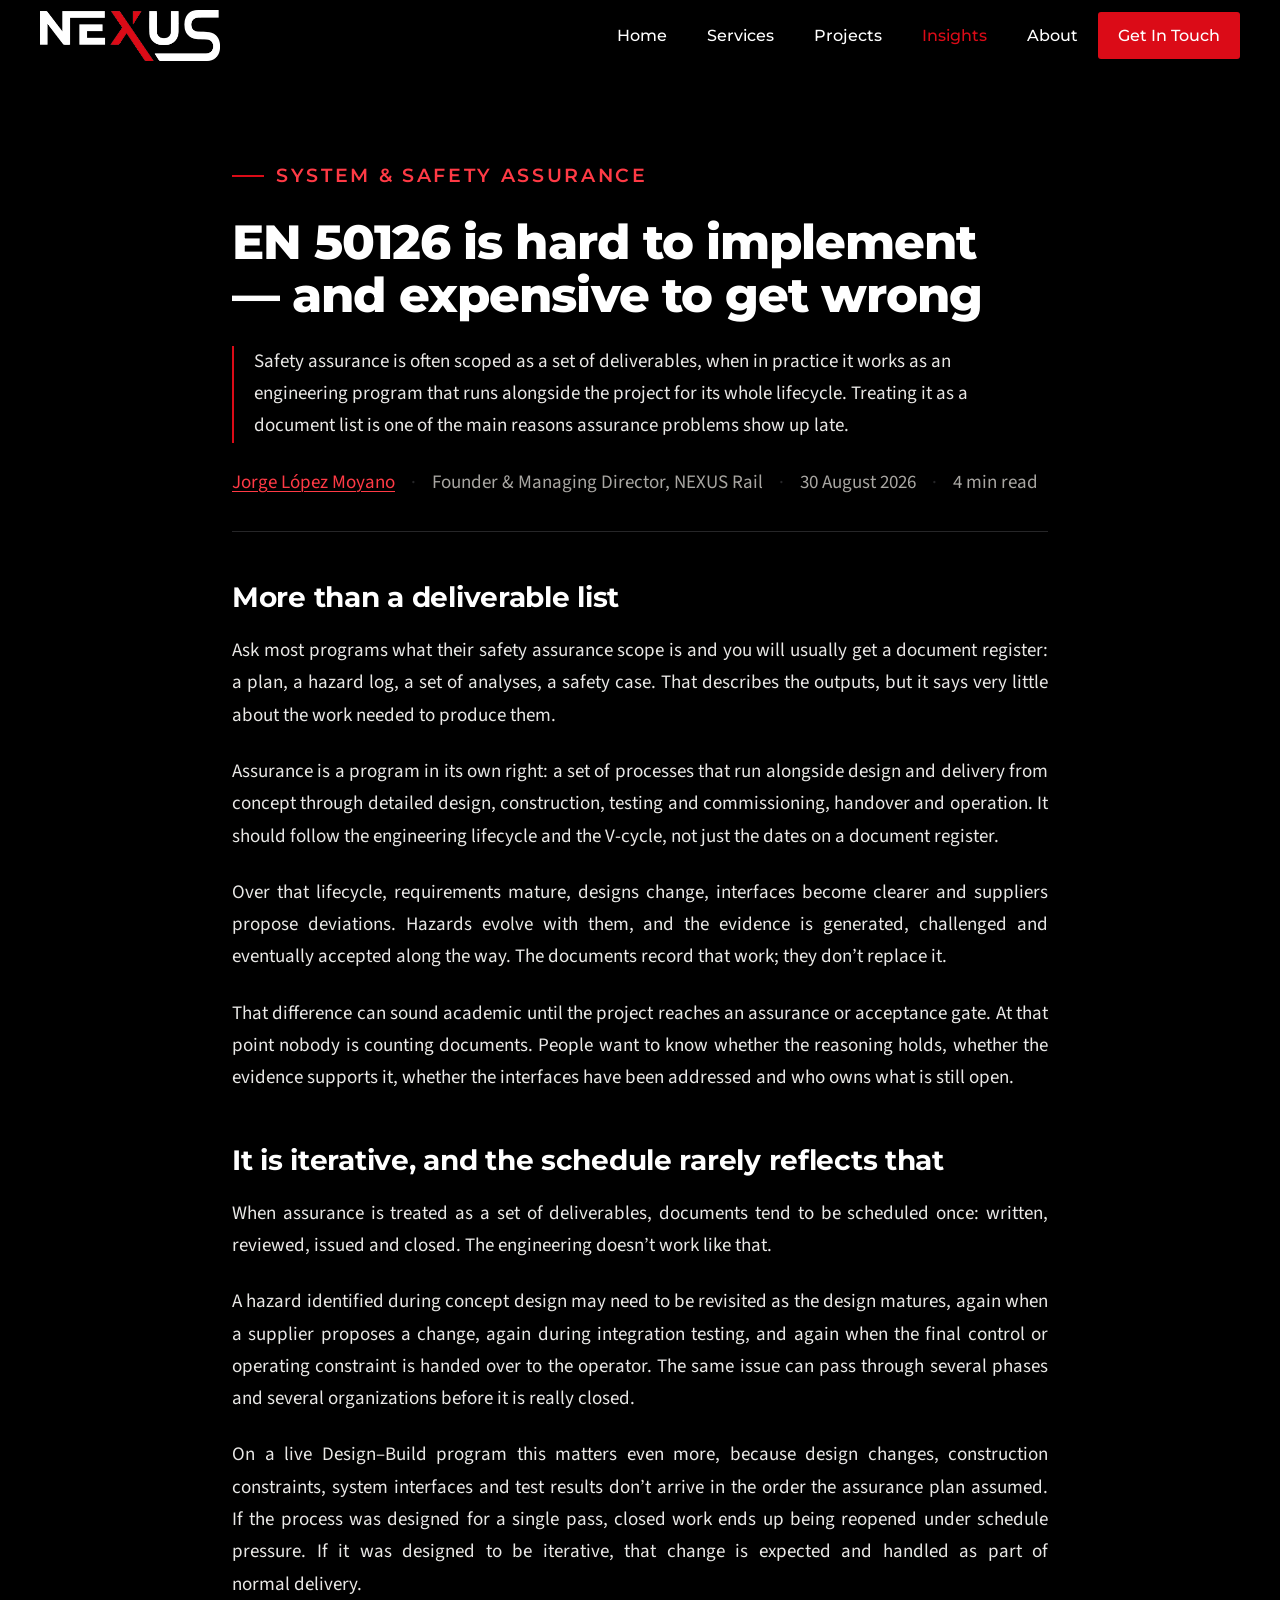
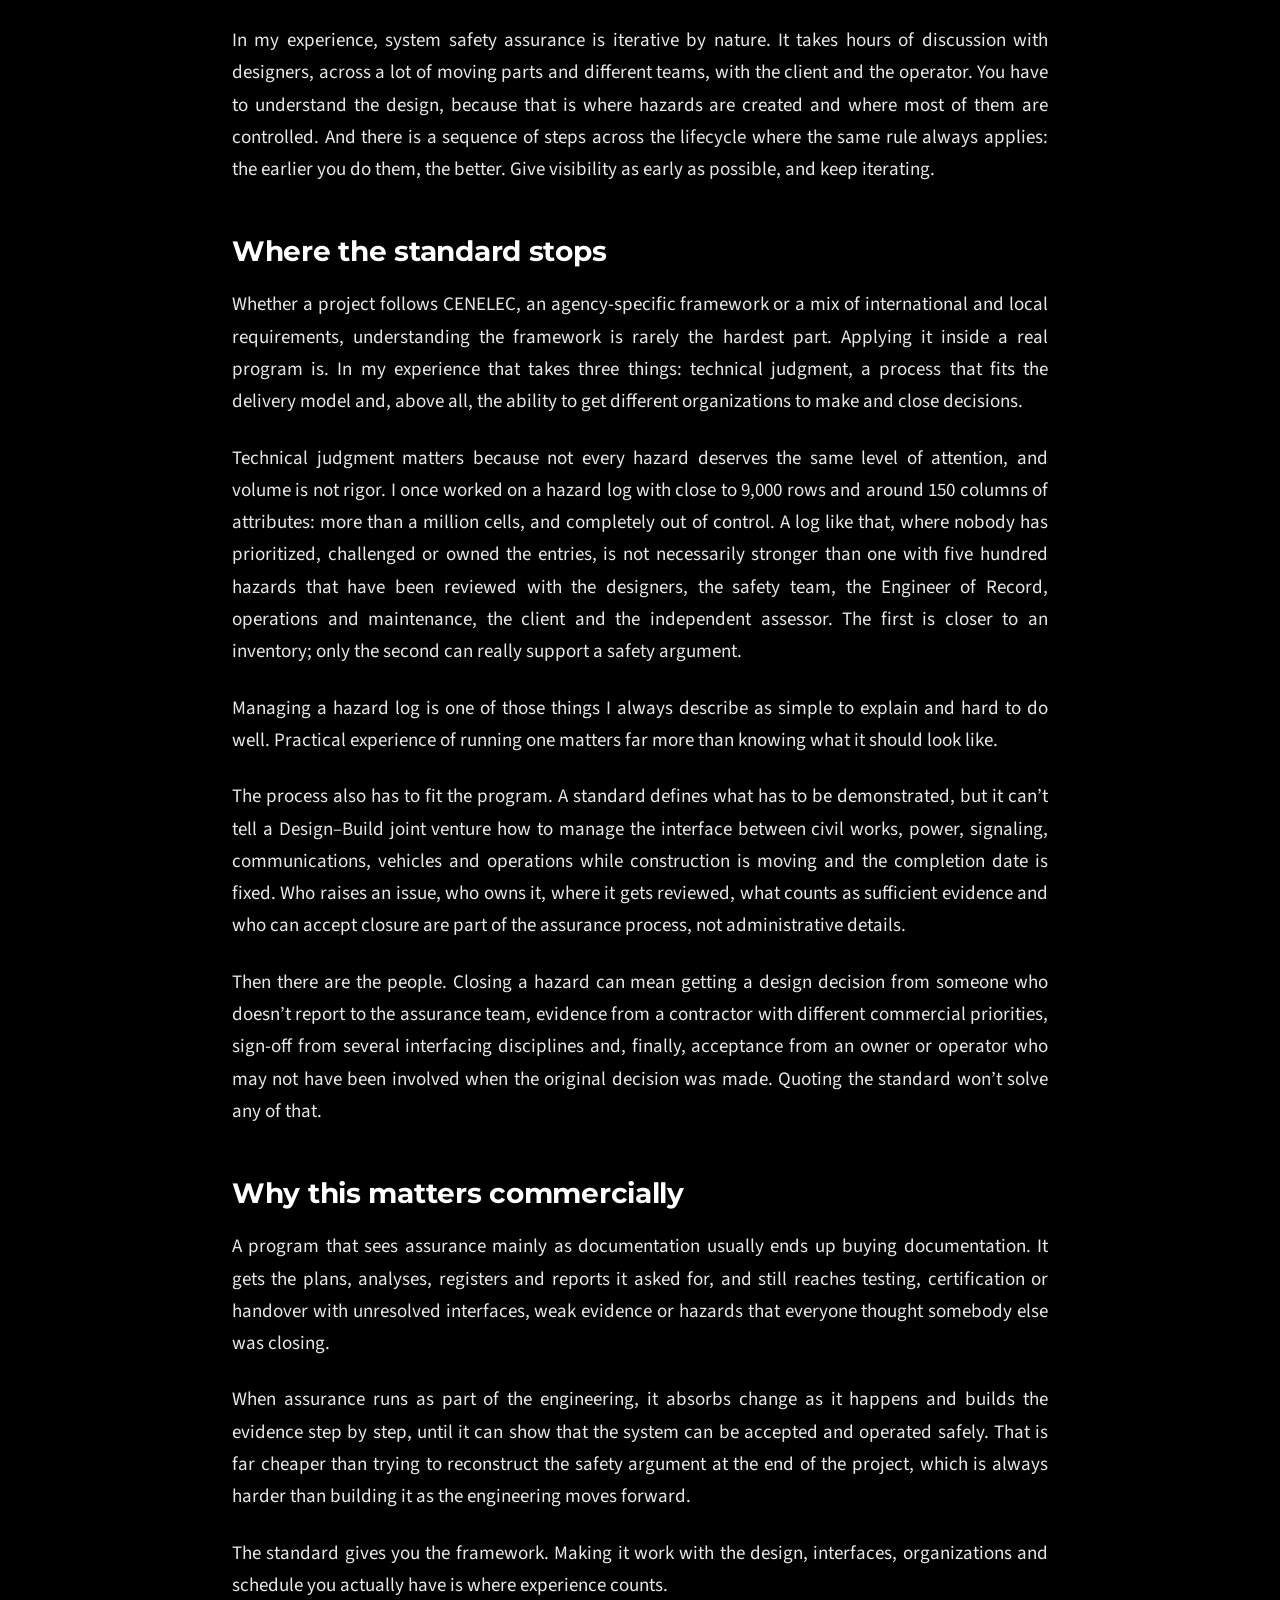
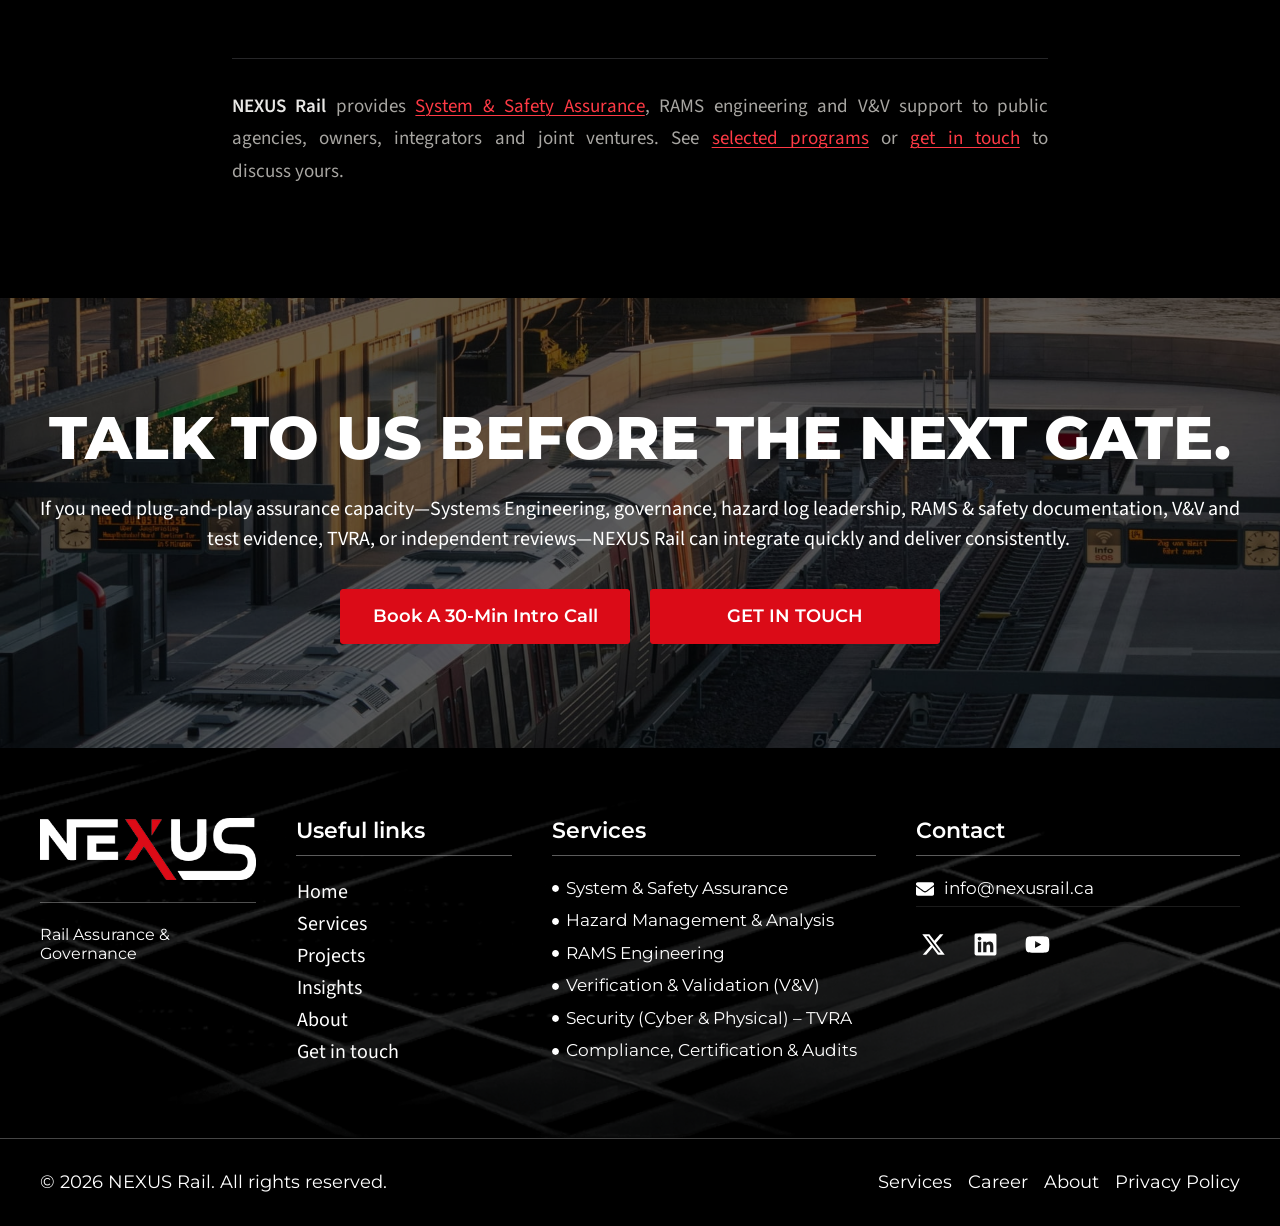
<file: insights/implementing-en-50126/index.html>
<!doctype html>
<html lang="en-US">
<head>
	<meta charset="UTF-8">
<meta name="description" content="EN 50126 assurance works as an engineering program that runs alongside the project, not as a document list. Why treating it otherwise makes problems show up late.">
<meta property="og:type" content="article">
<meta property="og:site_name" content="NEXUS Rail">
<meta property="og:title" content="EN 50126 is hard to implement — and expensive to get wrong">
<meta property="og:description" content="EN 50126 assurance works as an engineering program that runs alongside the project, not as a document list. Why treating it otherwise makes problems show up late.">
<meta property="og:url" content="https://nexusrail.ca/insights/implementing-en-50126/">
<meta property="og:image" content="https://nexusrail.ca/wp-content/uploads/2026/11/og-implementing-en-50126.png">
<meta property="og:image:width" content="1200">
<meta property="og:image:height" content="627">
<meta property="og:image:alt" content="9,000 hazard log entries out of control versus 500 reviewed, owned and closed. EN 50126 is hard to implement, and expensive to get wrong.">
<meta name="twitter:card" content="summary_large_image">
<meta name="twitter:title" content="EN 50126 is hard to implement — and expensive to get wrong">
<meta name="twitter:description" content="EN 50126 assurance works as an engineering program that runs alongside the project, not as a document list. Why treating it otherwise makes problems show up late.">
<meta name="twitter:image" content="https://nexusrail.ca/wp-content/uploads/2026/11/og-implementing-en-50126.png">
<meta name="twitter:image:alt" content="9,000 hazard log entries out of control versus 500 reviewed, owned and closed. EN 50126 is hard to implement, and expensive to get wrong.">
	<meta name="viewport" content="width=device-width, initial-scale=1">
	<link rel="profile" href="https://gmpg.org/xfn/11">
	<title>Implementing EN 50126 on Rail Programs | NEXUS Rail</title>
<link data-rocket-prefetch href="https://fonts.googleapis.com" rel="dns-prefetch">
<link data-rocket-preload as="style" href="https://fonts.googleapis.com/css?family=Montserrat%3A100%2C100italic%2C200%2C200italic%2C300%2C300italic%2C400%2C400italic%2C500%2C500italic%2C600%2C600italic%2C700%2C700italic%2C800%2C800italic%2C900%2C900italic%7CSource%20Sans%203%3A100%2C100italic%2C200%2C200italic%2C300%2C300italic%2C400%2C400italic%2C500%2C500italic%2C600%2C600italic%2C700%2C700italic%2C800%2C800italic%2C900%2C900italic&#038;display=swap" rel="preload">
<link href="https://fonts.googleapis.com/css?family=Montserrat%3A100%2C100italic%2C200%2C200italic%2C300%2C300italic%2C400%2C400italic%2C500%2C500italic%2C600%2C600italic%2C700%2C700italic%2C800%2C800italic%2C900%2C900italic%7CSource%20Sans%203%3A100%2C100italic%2C200%2C200italic%2C300%2C300italic%2C400%2C400italic%2C500%2C500italic%2C600%2C600italic%2C700%2C700italic%2C800%2C800italic%2C900%2C900italic&#038;display=swap" media="print" onload="this.media=&#039;all&#039;" rel="stylesheet">
<noscript data-wpr-hosted-gf-parameters=""><link rel="stylesheet" href="https://fonts.googleapis.com/css?family=Montserrat%3A100%2C100italic%2C200%2C200italic%2C300%2C300italic%2C400%2C400italic%2C500%2C500italic%2C600%2C600italic%2C700%2C700italic%2C800%2C800italic%2C900%2C900italic%7CSource%20Sans%203%3A100%2C100italic%2C200%2C200italic%2C300%2C300italic%2C400%2C400italic%2C500%2C500italic%2C600%2C600italic%2C700%2C700italic%2C800%2C800italic%2C900%2C900italic&#038;display=swap"></noscript><link rel="preload" data-rocket-preload as="image" href="../../wp-content/uploads/2026/02/9.jpg" fetchpriority="high">
<meta name='robots' content='max-image-preview:large' />
<link href='https://fonts.gstatic.com' crossorigin rel='preconnect' />
<style id="wp-img-auto-sizes-contain-inline-css">
img:is([sizes=auto i],[sizes^="auto," i]){contain-intrinsic-size:3000px 1500px}
/*# sourceURL=wp-img-auto-sizes-contain-inline-css */
</style>
<style id="global-styles-inline-css">
:root{--wp--preset--aspect-ratio--square: 1;--wp--preset--aspect-ratio--4-3: 4/3;--wp--preset--aspect-ratio--3-4: 3/4;--wp--preset--aspect-ratio--3-2: 3/2;--wp--preset--aspect-ratio--2-3: 2/3;--wp--preset--aspect-ratio--16-9: 16/9;--wp--preset--aspect-ratio--9-16: 9/16;--wp--preset--color--black: #000000;--wp--preset--color--cyan-bluish-gray: #abb8c3;--wp--preset--color--white: #ffffff;--wp--preset--color--pale-pink: #f78da7;--wp--preset--color--vivid-red: #cf2e2e;--wp--preset--color--luminous-vivid-orange: #ff6900;--wp--preset--color--luminous-vivid-amber: #fcb900;--wp--preset--color--light-green-cyan: #7bdcb5;--wp--preset--color--vivid-green-cyan: #00d084;--wp--preset--color--pale-cyan-blue: #8ed1fc;--wp--preset--color--vivid-cyan-blue: #0693e3;--wp--preset--color--vivid-purple: #9b51e0;--wp--preset--gradient--vivid-cyan-blue-to-vivid-purple: linear-gradient(135deg,rgb(6,147,227) 0%,rgb(155,81,224) 100%);--wp--preset--gradient--light-green-cyan-to-vivid-green-cyan: linear-gradient(135deg,rgb(122,220,180) 0%,rgb(0,208,130) 100%);--wp--preset--gradient--luminous-vivid-amber-to-luminous-vivid-orange: linear-gradient(135deg,rgb(252,185,0) 0%,rgb(255,105,0) 100%);--wp--preset--gradient--luminous-vivid-orange-to-vivid-red: linear-gradient(135deg,rgb(255,105,0) 0%,rgb(207,46,46) 100%);--wp--preset--gradient--very-light-gray-to-cyan-bluish-gray: linear-gradient(135deg,rgb(238,238,238) 0%,rgb(169,184,195) 100%);--wp--preset--gradient--cool-to-warm-spectrum: linear-gradient(135deg,rgb(74,234,220) 0%,rgb(151,120,209) 20%,rgb(207,42,186) 40%,rgb(238,44,130) 60%,rgb(251,105,98) 80%,rgb(254,248,76) 100%);--wp--preset--gradient--blush-light-purple: linear-gradient(135deg,rgb(255,206,236) 0%,rgb(152,150,240) 100%);--wp--preset--gradient--blush-bordeaux: linear-gradient(135deg,rgb(254,205,165) 0%,rgb(254,45,45) 50%,rgb(107,0,62) 100%);--wp--preset--gradient--luminous-dusk: linear-gradient(135deg,rgb(255,203,112) 0%,rgb(199,81,192) 50%,rgb(65,88,208) 100%);--wp--preset--gradient--pale-ocean: linear-gradient(135deg,rgb(255,245,203) 0%,rgb(182,227,212) 50%,rgb(51,167,181) 100%);--wp--preset--gradient--electric-grass: linear-gradient(135deg,rgb(202,248,128) 0%,rgb(113,206,126) 100%);--wp--preset--gradient--midnight: linear-gradient(135deg,rgb(2,3,129) 0%,rgb(40,116,252) 100%);--wp--preset--font-size--small: 13px;--wp--preset--font-size--medium: 20px;--wp--preset--font-size--large: 36px;--wp--preset--font-size--x-large: 42px;--wp--preset--spacing--20: 0.44rem;--wp--preset--spacing--30: 0.67rem;--wp--preset--spacing--40: 1rem;--wp--preset--spacing--50: 1.5rem;--wp--preset--spacing--60: 2.25rem;--wp--preset--spacing--70: 3.38rem;--wp--preset--spacing--80: 5.06rem;--wp--preset--shadow--natural: 6px 6px 9px rgba(0, 0, 0, 0.2);--wp--preset--shadow--deep: 12px 12px 50px rgba(0, 0, 0, 0.4);--wp--preset--shadow--sharp: 6px 6px 0px rgba(0, 0, 0, 0.2);--wp--preset--shadow--outlined: 6px 6px 0px -3px rgb(255, 255, 255), 6px 6px rgb(0, 0, 0);--wp--preset--shadow--crisp: 6px 6px 0px rgb(0, 0, 0);}.wp-block-button{--wp--preset--dimension--25: 25%;--wp--preset--dimension--50: 50%;--wp--preset--dimension--75: 75%;--wp--preset--dimension--100: 100%;}:root { --wp--style--global--content-size: 800px;--wp--style--global--wide-size: 1200px; }:where(body) { margin: 0; }.wp-site-blocks > .alignleft { float: left; margin-right: 2em; }.wp-site-blocks > .alignright { float: right; margin-left: 2em; }.wp-site-blocks > .aligncenter { justify-content: center; margin-left: auto; margin-right: auto; }:where(.wp-site-blocks) > * { margin-block-start: 24px; margin-block-end: 0; }:where(.wp-site-blocks) > :first-child { margin-block-start: 0; }:where(.wp-site-blocks) > :last-child { margin-block-end: 0; }:root { --wp--style--block-gap: 24px; }:root :where(.is-layout-flow) > :first-child{margin-block-start: 0;}:root :where(.is-layout-flow) > :last-child{margin-block-end: 0;}:root :where(.is-layout-flow) > *{margin-block-start: 24px;margin-block-end: 0;}:root :where(.is-layout-constrained) > :first-child{margin-block-start: 0;}:root :where(.is-layout-constrained) > :last-child{margin-block-end: 0;}:root :where(.is-layout-constrained) > *{margin-block-start: 24px;margin-block-end: 0;}:root :where(.is-layout-flex){gap: 24px;}:root :where(.is-layout-grid){gap: 24px;}.is-layout-flow > .alignleft{float: left;margin-inline-start: 0;margin-inline-end: 2em;}.is-layout-flow > .alignright{float: right;margin-inline-start: 2em;margin-inline-end: 0;}.is-layout-flow > .aligncenter{margin-left: auto !important;margin-right: auto !important;}.is-layout-constrained > .alignleft{float: left;margin-inline-start: 0;margin-inline-end: 2em;}.is-layout-constrained > .alignright{float: right;margin-inline-start: 2em;margin-inline-end: 0;}.is-layout-constrained > .aligncenter{margin-left: auto !important;margin-right: auto !important;}.is-layout-constrained > :where(:not(.alignleft):not(.alignright):not(.alignfull)){max-width: var(--wp--style--global--content-size);margin-left: auto !important;margin-right: auto !important;}.is-layout-constrained > .alignwide{max-width: var(--wp--style--global--wide-size);}body .is-layout-flex{display: flex;}.is-layout-flex{flex-wrap: wrap;align-items: center;}.is-layout-flex > :is(*, div){margin: 0;}body .is-layout-grid{display: grid;}.is-layout-grid > :is(*, div){margin: 0;}body{padding-top: 0px;padding-right: 0px;padding-bottom: 0px;padding-left: 0px;}:root :where(.wp-element-button, .wp-block-button__link){background-color: #32373c;border-width: 0;color: #fff;font-family: inherit;font-size: inherit;font-style: inherit;font-weight: inherit;letter-spacing: inherit;line-height: inherit;padding-top: calc(0.667em + 2px);padding-right: calc(1.333em + 2px);padding-bottom: calc(0.667em + 2px);padding-left: calc(1.333em + 2px);text-decoration: none;text-transform: inherit;}.has-black-color{color: var(--wp--preset--color--black) !important;}.has-cyan-bluish-gray-color{color: var(--wp--preset--color--cyan-bluish-gray) !important;}.has-white-color{color: var(--wp--preset--color--white) !important;}.has-pale-pink-color{color: var(--wp--preset--color--pale-pink) !important;}.has-vivid-red-color{color: var(--wp--preset--color--vivid-red) !important;}.has-luminous-vivid-orange-color{color: var(--wp--preset--color--luminous-vivid-orange) !important;}.has-luminous-vivid-amber-color{color: var(--wp--preset--color--luminous-vivid-amber) !important;}.has-light-green-cyan-color{color: var(--wp--preset--color--light-green-cyan) !important;}.has-vivid-green-cyan-color{color: var(--wp--preset--color--vivid-green-cyan) !important;}.has-pale-cyan-blue-color{color: var(--wp--preset--color--pale-cyan-blue) !important;}.has-vivid-cyan-blue-color{color: var(--wp--preset--color--vivid-cyan-blue) !important;}.has-vivid-purple-color{color: var(--wp--preset--color--vivid-purple) !important;}.has-black-background-color{background-color: var(--wp--preset--color--black) !important;}.has-cyan-bluish-gray-background-color{background-color: var(--wp--preset--color--cyan-bluish-gray) !important;}.has-white-background-color{background-color: var(--wp--preset--color--white) !important;}.has-pale-pink-background-color{background-color: var(--wp--preset--color--pale-pink) !important;}.has-vivid-red-background-color{background-color: var(--wp--preset--color--vivid-red) !important;}.has-luminous-vivid-orange-background-color{background-color: var(--wp--preset--color--luminous-vivid-orange) !important;}.has-luminous-vivid-amber-background-color{background-color: var(--wp--preset--color--luminous-vivid-amber) !important;}.has-light-green-cyan-background-color{background-color: var(--wp--preset--color--light-green-cyan) !important;}.has-vivid-green-cyan-background-color{background-color: var(--wp--preset--color--vivid-green-cyan) !important;}.has-pale-cyan-blue-background-color{background-color: var(--wp--preset--color--pale-cyan-blue) !important;}.has-vivid-cyan-blue-background-color{background-color: var(--wp--preset--color--vivid-cyan-blue) !important;}.has-vivid-purple-background-color{background-color: var(--wp--preset--color--vivid-purple) !important;}.has-black-border-color{border-color: var(--wp--preset--color--black) !important;}.has-cyan-bluish-gray-border-color{border-color: var(--wp--preset--color--cyan-bluish-gray) !important;}.has-white-border-color{border-color: var(--wp--preset--color--white) !important;}.has-pale-pink-border-color{border-color: var(--wp--preset--color--pale-pink) !important;}.has-vivid-red-border-color{border-color: var(--wp--preset--color--vivid-red) !important;}.has-luminous-vivid-orange-border-color{border-color: var(--wp--preset--color--luminous-vivid-orange) !important;}.has-luminous-vivid-amber-border-color{border-color: var(--wp--preset--color--luminous-vivid-amber) !important;}.has-light-green-cyan-border-color{border-color: var(--wp--preset--color--light-green-cyan) !important;}.has-vivid-green-cyan-border-color{border-color: var(--wp--preset--color--vivid-green-cyan) !important;}.has-pale-cyan-blue-border-color{border-color: var(--wp--preset--color--pale-cyan-blue) !important;}.has-vivid-cyan-blue-border-color{border-color: var(--wp--preset--color--vivid-cyan-blue) !important;}.has-vivid-purple-border-color{border-color: var(--wp--preset--color--vivid-purple) !important;}.has-vivid-cyan-blue-to-vivid-purple-gradient-background{background: var(--wp--preset--gradient--vivid-cyan-blue-to-vivid-purple) !important;}.has-light-green-cyan-to-vivid-green-cyan-gradient-background{background: var(--wp--preset--gradient--light-green-cyan-to-vivid-green-cyan) !important;}.has-luminous-vivid-amber-to-luminous-vivid-orange-gradient-background{background: var(--wp--preset--gradient--luminous-vivid-amber-to-luminous-vivid-orange) !important;}.has-luminous-vivid-orange-to-vivid-red-gradient-background{background: var(--wp--preset--gradient--luminous-vivid-orange-to-vivid-red) !important;}.has-very-light-gray-to-cyan-bluish-gray-gradient-background{background: var(--wp--preset--gradient--very-light-gray-to-cyan-bluish-gray) !important;}.has-cool-to-warm-spectrum-gradient-background{background: var(--wp--preset--gradient--cool-to-warm-spectrum) !important;}.has-blush-light-purple-gradient-background{background: var(--wp--preset--gradient--blush-light-purple) !important;}.has-blush-bordeaux-gradient-background{background: var(--wp--preset--gradient--blush-bordeaux) !important;}.has-luminous-dusk-gradient-background{background: var(--wp--preset--gradient--luminous-dusk) !important;}.has-pale-ocean-gradient-background{background: var(--wp--preset--gradient--pale-ocean) !important;}.has-electric-grass-gradient-background{background: var(--wp--preset--gradient--electric-grass) !important;}.has-midnight-gradient-background{background: var(--wp--preset--gradient--midnight) !important;}.has-small-font-size{font-size: var(--wp--preset--font-size--small) !important;}.has-medium-font-size{font-size: var(--wp--preset--font-size--medium) !important;}.has-large-font-size{font-size: var(--wp--preset--font-size--large) !important;}.has-x-large-font-size{font-size: var(--wp--preset--font-size--x-large) !important;}
:root :where(.wp-block-icon svg){width: 24px;}
:root :where(.wp-block-pullquote){font-size: 1.5em;line-height: 1.6;}
/*# sourceURL=global-styles-inline-css */
</style>
<link rel='stylesheet' id='hello-elementor-css' href='../../wp-content/themes/hello-elementor/assets/css/reset.css' media='all' />
<link rel='stylesheet' id='hello-elementor-theme-style-css' href='../../wp-content/themes/hello-elementor/assets/css/theme.css' media='all' />
<link rel='stylesheet' id='hello-elementor-header-footer-css' href='../../wp-content/themes/hello-elementor/assets/css/header-footer.css' media='all' />
<link rel='stylesheet' id='elementor-frontend-css' href='../../wp-content/uploads/elementor/css/custom-frontend.min.css' media='all' />
<style id="elementor-frontend-inline-css">
.elementor-kit-10{--e-global-color-primary:#000000;--e-global-color-secondary:#212121;--e-global-color-text:#000000;--e-global-color-accent:#DB0B17;--e-global-color-4fcc40e:#900009;--e-global-color-57839a8:#C4C4C4;--e-global-color-c9e6552:#FFFFFF;--e-global-color-8a6eaf5:#DB0B17;--e-global-color-b72ff5e:#000000;--e-global-color-25fe8e3:#02010100;--e-global-color-e118c1c:#000000CC;--e-global-color-b8ffb71:#0B0B0B;--e-global-typography-primary-font-family:"Montserrat";--e-global-typography-primary-font-size:62px;--e-global-typography-primary-font-weight:800;--e-global-typography-primary-text-transform:uppercase;--e-global-typography-primary-font-style:normal;--e-global-typography-primary-text-decoration:none;--e-global-typography-primary-line-height:1.2em;--e-global-typography-secondary-font-family:"Montserrat";--e-global-typography-secondary-font-size:50px;--e-global-typography-secondary-font-weight:800;--e-global-typography-secondary-text-transform:uppercase;--e-global-typography-secondary-font-style:normal;--e-global-typography-secondary-text-decoration:none;--e-global-typography-secondary-line-height:1.2em;--e-global-typography-text-font-family:"Source Sans 3";--e-global-typography-text-font-size:20px;--e-global-typography-text-font-weight:400;--e-global-typography-text-text-transform:none;--e-global-typography-text-font-style:normal;--e-global-typography-text-text-decoration:none;--e-global-typography-text-word-spacing:0px;--e-global-typography-accent-font-family:"Montserrat";--e-global-typography-accent-font-size:18px;--e-global-typography-accent-font-weight:600;--e-global-typography-accent-text-transform:capitalize;--e-global-typography-accent-font-style:normal;--e-global-typography-accent-text-decoration:underline;--e-global-typography-accent-line-height:1.2em;--e-global-typography-b84f1b3-font-family:"Montserrat";--e-global-typography-b84f1b3-font-size:25px;--e-global-typography-b84f1b3-font-weight:500;--e-global-typography-b84f1b3-text-transform:none;--e-global-typography-b84f1b3-font-style:normal;--e-global-typography-b84f1b3-text-decoration:none;--e-global-typography-b84f1b3-line-height:35px;--e-global-typography-b84f1b3-letter-spacing:0px;--e-global-typography-b84f1b3-word-spacing:0px;--e-global-typography-e1ae241-font-family:"Montserrat";--e-global-typography-e1ae241-font-size:22px;--e-global-typography-e1ae241-font-weight:700;--e-global-typography-e1ae241-text-transform:none;--e-global-typography-e1ae241-font-style:normal;--e-global-typography-e1ae241-text-decoration:underline;--e-global-typography-e1ae241-line-height:30px;--e-global-typography-e1ae241-letter-spacing:0px;--e-global-typography-e1ae241-word-spacing:0px;--e-global-typography-b6196b7-font-family:"Montserrat";--e-global-typography-b6196b7-font-size:30px;--e-global-typography-b6196b7-font-weight:700;--e-global-typography-b6196b7-line-height:38px;--e-global-typography-b6196b7-letter-spacing:-0.13px;--e-global-typography-22e62d7-font-family:"Montserrat";--e-global-typography-22e62d7-font-size:156px;--e-global-typography-22e62d7-font-weight:700;--e-global-typography-22e62d7-text-transform:none;--e-global-typography-22e62d7-font-style:normal;--e-global-typography-22e62d7-text-decoration:none;--e-global-typography-22e62d7-line-height:198px;--e-global-typography-22e62d7-letter-spacing:-1.22px;--e-global-typography-22e62d7-word-spacing:0px;--e-global-typography-785de07-font-family:"Montserrat";--e-global-typography-785de07-font-size:14px;--e-global-typography-785de07-font-weight:400;--e-global-typography-785de07-text-transform:none;--e-global-typography-785de07-font-style:normal;--e-global-typography-785de07-text-decoration:none;--e-global-typography-785de07-line-height:17px;--e-global-typography-785de07-letter-spacing:0px;--e-global-typography-785de07-word-spacing:0px;--e-global-typography-d7a06da-font-family:"Montserrat";--e-global-typography-d7a06da-font-size:20px;--e-global-typography-d7a06da-font-weight:700;--e-global-typography-d7a06da-text-transform:uppercase;--e-global-typography-d7a06da-font-style:normal;--e-global-typography-d7a06da-text-decoration:none;--e-global-typography-d7a06da-line-height:24px;--e-global-typography-d7a06da-letter-spacing:0px;--e-global-typography-d7a06da-word-spacing:0px;background-color:var( --e-global-color-text );}.elementor-kit-10 e-page-transition{background-color:#FFBC7D;}.elementor-kit-10 a{color:var( --e-global-color-accent );}.elementor-section.elementor-section-boxed > .elementor-container{max-width:1200px;}.e-con{--container-max-width:1200px;--container-default-padding-top:0px;--container-default-padding-right:0px;--container-default-padding-bottom:0px;--container-default-padding-left:0px;}{}h1.entry-title{display:var(--page-title-display);}.site-header .site-branding{flex-direction:column;align-items:stretch;}.site-header{padding-inline-end:0px;padding-inline-start:0px;}.site-footer .site-branding{flex-direction:column;align-items:stretch;}@media(max-width:1024px){.elementor-kit-10{--e-global-typography-primary-font-size:59px;--e-global-typography-primary-line-height:1.2em;--e-global-typography-primary-word-spacing:0em;--e-global-typography-secondary-font-size:40px;--e-global-typography-text-font-size:18px;--e-global-typography-text-line-height:17px;--e-global-typography-accent-font-size:18px;}.elementor-section.elementor-section-boxed > .elementor-container{max-width:1024px;}.e-con{--container-max-width:1024px;}}@media(max-width:767px){.elementor-kit-10{--e-global-typography-primary-font-size:32px;--e-global-typography-primary-line-height:1.2em;--e-global-typography-secondary-font-size:26px;--e-global-typography-secondary-line-height:1.2em;--e-global-typography-text-font-size:18px;--e-global-typography-b84f1b3-font-size:18px;--e-global-typography-b84f1b3-line-height:20px;--e-global-typography-e1ae241-font-size:20px;--e-global-typography-22e62d7-font-size:100px;--e-global-typography-22e62d7-line-height:110px;}.elementor-section.elementor-section-boxed > .elementor-container{max-width:767px;}.e-con{--container-max-width:767px;}}
.elementor-234 .elementor-element.elementor-element-72c3cb9{--display:flex;--min-height:40vh;--flex-direction:column;--container-widget-width:100%;--container-widget-height:initial;--container-widget-flex-grow:0;--container-widget-align-self:initial;--flex-wrap-mobile:wrap;--justify-content:flex-end;--overlay-opacity:0.8;--padding-top:20px;--padding-bottom:20px;--padding-left:20px;--padding-right:20px;}.elementor-234 .elementor-element.elementor-element-72c3cb9:not(.elementor-motion-effects-element-type-background), .elementor-234 .elementor-element.elementor-element-72c3cb9 > .elementor-motion-effects-container > .elementor-motion-effects-layer{background-image:url(../../wp-content/uploads/2026/02/9.jpg);background-position:center center;background-size:cover;}.elementor-234 .elementor-element.elementor-element-72c3cb9::before, .elementor-234 .elementor-element.elementor-element-72c3cb9 > .elementor-background-video-container::before, .elementor-234 .elementor-element.elementor-element-72c3cb9 > .e-con-inner > .elementor-background-video-container::before, .elementor-234 .elementor-element.elementor-element-72c3cb9 > .elementor-background-slideshow::before, .elementor-234 .elementor-element.elementor-element-72c3cb9 > .e-con-inner > .elementor-background-slideshow::before, .elementor-234 .elementor-element.elementor-element-72c3cb9 > .elementor-motion-effects-container > .elementor-motion-effects-layer::before{background-color:#000000;--background-overlay:'';}.elementor-widget-heading .elementor-heading-title{font-family:var( --e-global-typography-primary-font-family ), Sans-serif;font-size:var( --e-global-typography-primary-font-size );font-weight:var( --e-global-typography-primary-font-weight );text-transform:var( --e-global-typography-primary-text-transform );font-style:var( --e-global-typography-primary-font-style );text-decoration:var( --e-global-typography-primary-text-decoration );line-height:var( --e-global-typography-primary-line-height );color:var( --e-global-color-primary );}.elementor-234 .elementor-element.elementor-element-0476936 .elementor-heading-title{font-family:"Montserrat", Sans-serif;font-size:62px;font-weight:800;text-transform:capitalize;font-style:normal;text-decoration:none;line-height:1.2em;color:var( --e-global-color-c9e6552 );}.elementor-234 .elementor-element.elementor-element-890788c{--display:flex;--min-height:60vh;--flex-direction:column;--container-widget-width:100%;--container-widget-height:initial;--container-widget-flex-grow:0;--container-widget-align-self:initial;--flex-wrap-mobile:wrap;--justify-content:center;--padding-top:90px;--padding-bottom:90px;--padding-left:20px;--padding-right:20px;}.elementor-234 .elementor-element.elementor-element-96a1ced > .elementor-widget-container{margin:0px 0px 0px 0px;}.elementor-234 .elementor-element.elementor-element-96a1ced{text-align:center;}.elementor-234 .elementor-element.elementor-element-96a1ced .elementor-heading-title{font-family:"Montserrat", Sans-serif;font-size:44px;font-weight:800;text-transform:capitalize;font-style:normal;text-decoration:none;line-height:1.2em;color:var( --e-global-color-c9e6552 );}@media(min-width:2400px){.elementor-widget-heading .elementor-heading-title{font-size:var( --e-global-typography-primary-font-size );line-height:var( --e-global-typography-primary-line-height );}}@media(max-width:1366px){.elementor-widget-heading .elementor-heading-title{font-size:var( --e-global-typography-primary-font-size );line-height:var( --e-global-typography-primary-line-height );}}@media(max-width:1024px){.elementor-widget-heading .elementor-heading-title{font-size:var( --e-global-typography-primary-font-size );line-height:var( --e-global-typography-primary-line-height );}.elementor-234 .elementor-element.elementor-element-0476936 .elementor-heading-title{font-size:59px;line-height:1.2em;word-spacing:0em;}.elementor-234 .elementor-element.elementor-element-96a1ced .elementor-heading-title{font-size:36px;line-height:1.2em;word-spacing:0em;}}@media(max-width:767px){.elementor-234 .elementor-element.elementor-element-72c3cb9{--min-height:45vh;}.elementor-widget-heading .elementor-heading-title{font-size:var( --e-global-typography-primary-font-size );line-height:var( --e-global-typography-primary-line-height );}.elementor-234 .elementor-element.elementor-element-0476936 .elementor-heading-title{font-size:32px;line-height:1.2em;}.elementor-234 .elementor-element.elementor-element-96a1ced .elementor-heading-title{font-size:28px;line-height:1.2em;}}
.elementor-252 .elementor-element.elementor-element-a202a73{--display:flex;--flex-direction:row;--container-widget-width:calc( ( 1 - var( --container-widget-flex-grow ) ) * 100% );--container-widget-height:100%;--container-widget-flex-grow:1;--container-widget-align-self:stretch;--flex-wrap-mobile:wrap;--align-items:center;--gap:0px 0px;--row-gap:0px;--column-gap:0px;--padding-top:10px;--padding-bottom:10px;--padding-left:10px;--padding-right:10px;}.elementor-252 .elementor-element.elementor-element-a202a73:not(.elementor-motion-effects-element-type-background), .elementor-252 .elementor-element.elementor-element-a202a73 > .elementor-motion-effects-container > .elementor-motion-effects-layer{background-color:#FFFFFF;}.she-header-transparent-yes{position:absolute;}.elementor-252 .elementor-element.elementor-element-d9b71da{--display:flex;--flex-direction:column;--container-widget-width:100%;--container-widget-height:initial;--container-widget-flex-grow:0;--container-widget-align-self:initial;--flex-wrap-mobile:wrap;}.elementor-252 .elementor-element.elementor-element-d9b71da.e-con{--flex-grow:0;--flex-shrink:0;}.elementor-widget-image .widget-image-caption{color:var( --e-global-color-text );font-family:var( --e-global-typography-text-font-family ), Sans-serif;font-size:var( --e-global-typography-text-font-size );font-weight:var( --e-global-typography-text-font-weight );text-transform:var( --e-global-typography-text-text-transform );font-style:var( --e-global-typography-text-font-style );text-decoration:var( --e-global-typography-text-text-decoration );word-spacing:var( --e-global-typography-text-word-spacing );}.elementor-252 .elementor-element.elementor-element-bf78ac4 img{width:100%;}.elementor-252 .elementor-element.elementor-element-cbcb8b4{--display:flex;--flex-direction:column;--container-widget-width:100%;--container-widget-height:initial;--container-widget-flex-grow:0;--container-widget-align-self:initial;--flex-wrap-mobile:wrap;}.elementor-widget-nav-menu .elementor-nav-menu .elementor-item{font-family:var( --e-global-typography-primary-font-family ), Sans-serif;font-size:var( --e-global-typography-primary-font-size );font-weight:var( --e-global-typography-primary-font-weight );text-transform:var( --e-global-typography-primary-text-transform );font-style:var( --e-global-typography-primary-font-style );text-decoration:var( --e-global-typography-primary-text-decoration );line-height:var( --e-global-typography-primary-line-height );}.elementor-widget-nav-menu .elementor-nav-menu--main .elementor-item{color:var( --e-global-color-text );fill:var( --e-global-color-text );}.elementor-widget-nav-menu .elementor-nav-menu--main .elementor-item:hover,
					.elementor-widget-nav-menu .elementor-nav-menu--main .elementor-item.elementor-item-active,
					.elementor-widget-nav-menu .elementor-nav-menu--main .elementor-item.highlighted,
					.elementor-widget-nav-menu .elementor-nav-menu--main .elementor-item:focus{color:var( --e-global-color-accent );fill:var( --e-global-color-accent );}.elementor-widget-nav-menu .elementor-nav-menu--main:not(.e--pointer-framed) .elementor-item:before,
					.elementor-widget-nav-menu .elementor-nav-menu--main:not(.e--pointer-framed) .elementor-item:after{background-color:var( --e-global-color-accent );}.elementor-widget-nav-menu .e--pointer-framed .elementor-item:before,
					.elementor-widget-nav-menu .e--pointer-framed .elementor-item:after{border-color:var( --e-global-color-accent );}.elementor-widget-nav-menu{--e-nav-menu-divider-color:var( --e-global-color-text );}.elementor-widget-nav-menu .elementor-nav-menu--dropdown .elementor-item, .elementor-widget-nav-menu .elementor-nav-menu--dropdown  .elementor-sub-item{font-family:var( --e-global-typography-accent-font-family ), Sans-serif;font-size:var( --e-global-typography-accent-font-size );font-weight:var( --e-global-typography-accent-font-weight );text-transform:var( --e-global-typography-accent-text-transform );font-style:var( --e-global-typography-accent-font-style );text-decoration:var( --e-global-typography-accent-text-decoration );}.elementor-252 .elementor-element.elementor-element-df875da .elementor-menu-toggle{margin-left:auto;background-color:#02010100;}.elementor-252 .elementor-element.elementor-element-df875da .elementor-nav-menu .elementor-item{font-family:"Montserrat", Sans-serif;font-size:16px;font-weight:500;text-transform:capitalize;font-style:normal;text-decoration:none;letter-spacing:0px;word-spacing:0px;}.elementor-252 .elementor-element.elementor-element-df875da .elementor-nav-menu--main .elementor-item{color:#FFFFFF;fill:#FFFFFF;padding-left:20px;padding-right:20px;padding-top:14px;padding-bottom:14px;}.elementor-252 .elementor-element.elementor-element-df875da .elementor-nav-menu--main .elementor-item:hover,
					.elementor-252 .elementor-element.elementor-element-df875da .elementor-nav-menu--main .elementor-item.elementor-item-active,
					.elementor-252 .elementor-element.elementor-element-df875da .elementor-nav-menu--main .elementor-item.highlighted,
					.elementor-252 .elementor-element.elementor-element-df875da .elementor-nav-menu--main .elementor-item:focus{color:#DB0B17;fill:#DB0B17;}.elementor-252 .elementor-element.elementor-element-df875da{--e-nav-menu-horizontal-menu-item-margin:calc( 0px / 2 );}.elementor-252 .elementor-element.elementor-element-df875da .elementor-nav-menu--main:not(.elementor-nav-menu--layout-horizontal) .elementor-nav-menu > li:not(:last-child){margin-bottom:0px;}.elementor-252 .elementor-element.elementor-element-df875da .elementor-nav-menu--dropdown a:hover,
					.elementor-252 .elementor-element.elementor-element-df875da .elementor-nav-menu--dropdown a:focus,
					.elementor-252 .elementor-element.elementor-element-df875da .elementor-nav-menu--dropdown a.elementor-item-active,
					.elementor-252 .elementor-element.elementor-element-df875da .elementor-nav-menu--dropdown a.highlighted,
					.elementor-252 .elementor-element.elementor-element-df875da .elementor-menu-toggle:hover,
					.elementor-252 .elementor-element.elementor-element-df875da .elementor-menu-toggle:focus{color:#FFFFFF;}.elementor-252 .elementor-element.elementor-element-df875da .elementor-nav-menu--dropdown a:hover,
					.elementor-252 .elementor-element.elementor-element-df875da .elementor-nav-menu--dropdown a:focus,
					.elementor-252 .elementor-element.elementor-element-df875da .elementor-nav-menu--dropdown a.elementor-item-active,
					.elementor-252 .elementor-element.elementor-element-df875da .elementor-nav-menu--dropdown a.highlighted{background-color:var( --e-global-color-accent );}.elementor-252 .elementor-element.elementor-element-df875da .elementor-nav-menu--dropdown{border-style:solid;border-color:var( --e-global-color-accent );}.elementor-252 .elementor-element.elementor-element-df875da .elementor-nav-menu--dropdown li:not(:last-child){border-style:solid;border-color:var( --e-global-color-accent );border-bottom-width:1px;}.elementor-252 .elementor-element.elementor-element-df875da div.elementor-menu-toggle{color:var( --e-global-color-c9e6552 );}.elementor-252 .elementor-element.elementor-element-df875da div.elementor-menu-toggle svg{fill:var( --e-global-color-c9e6552 );}.elementor-252 .elementor-element.elementor-element-f30977c{--display:flex;--flex-direction:column;--container-widget-width:100%;--container-widget-height:initial;--container-widget-flex-grow:0;--container-widget-align-self:initial;--flex-wrap-mobile:wrap;}.elementor-theme-builder-content-area{height:400px;}.elementor-location-header:before, .elementor-location-footer:before{content:"";display:table;clear:both;}@media(min-width:768px){.elementor-252 .elementor-element.elementor-element-d9b71da{--width:15%;}.elementor-252 .elementor-element.elementor-element-cbcb8b4{--width:85%;}}@media(min-width:2400px){.elementor-widget-image .widget-image-caption{font-size:var( --e-global-typography-text-font-size );word-spacing:var( --e-global-typography-text-word-spacing );}.elementor-widget-nav-menu .elementor-nav-menu .elementor-item{font-size:var( --e-global-typography-primary-font-size );line-height:var( --e-global-typography-primary-line-height );}.elementor-widget-nav-menu .elementor-nav-menu--dropdown .elementor-item, .elementor-widget-nav-menu .elementor-nav-menu--dropdown  .elementor-sub-item{font-size:var( --e-global-typography-accent-font-size );}}@media(max-width:1366px){.elementor-widget-image .widget-image-caption{font-size:var( --e-global-typography-text-font-size );word-spacing:var( --e-global-typography-text-word-spacing );}.elementor-widget-nav-menu .elementor-nav-menu .elementor-item{font-size:var( --e-global-typography-primary-font-size );line-height:var( --e-global-typography-primary-line-height );}.elementor-widget-nav-menu .elementor-nav-menu--dropdown .elementor-item, .elementor-widget-nav-menu .elementor-nav-menu--dropdown  .elementor-sub-item{font-size:var( --e-global-typography-accent-font-size );}}@media(max-width:1024px){.elementor-widget-image .widget-image-caption{font-size:var( --e-global-typography-text-font-size );word-spacing:var( --e-global-typography-text-word-spacing );}.elementor-widget-nav-menu .elementor-nav-menu .elementor-item{font-size:var( --e-global-typography-primary-font-size );line-height:var( --e-global-typography-primary-line-height );}.elementor-widget-nav-menu .elementor-nav-menu--dropdown .elementor-item, .elementor-widget-nav-menu .elementor-nav-menu--dropdown  .elementor-sub-item{font-size:var( --e-global-typography-accent-font-size );}}@media(max-width:767px){.elementor-252 .elementor-element.elementor-element-d9b71da{--width:40%;}.elementor-widget-image .widget-image-caption{font-size:var( --e-global-typography-text-font-size );word-spacing:var( --e-global-typography-text-word-spacing );}.elementor-252 .elementor-element.elementor-element-cbcb8b4{--width:60%;}.elementor-widget-nav-menu .elementor-nav-menu .elementor-item{font-size:var( --e-global-typography-primary-font-size );line-height:var( --e-global-typography-primary-line-height );}.elementor-widget-nav-menu .elementor-nav-menu--dropdown .elementor-item, .elementor-widget-nav-menu .elementor-nav-menu--dropdown  .elementor-sub-item{font-size:var( --e-global-typography-accent-font-size );}.elementor-252 .elementor-element.elementor-element-df875da .elementor-nav-menu--dropdown{border-width:0px 0px 1px 0px;}.elementor-252 .elementor-element.elementor-element-df875da{--nav-menu-icon-size:28px;}}/* Start custom CSS for nav-menu, class: .elementor-element-df875da */.headerbutton{
    background: #db0b17;
    border-radius: 3px;
    
}
.headerbutton:hover{
    background: #900009;
    border-radius: 3px;
   
}
.headerbutton a{
    color: #fff!important;
}/* End custom CSS */
.elementor-261 .elementor-element.elementor-element-845c644{--display:flex;--min-height:50vh;--flex-direction:column;--container-widget-width:calc( ( 1 - var( --container-widget-flex-grow ) ) * 100% );--container-widget-height:initial;--container-widget-flex-grow:0;--container-widget-align-self:initial;--flex-wrap-mobile:wrap;--justify-content:center;--align-items:center;--overlay-opacity:0.6;}.elementor-261 .elementor-element.elementor-element-845c644:not(.elementor-motion-effects-element-type-background), .elementor-261 .elementor-element.elementor-element-845c644 > .elementor-motion-effects-container > .elementor-motion-effects-layer{background-image:url(../../wp-content/uploads/2026/02/10.jpg);background-position:center center;background-repeat:no-repeat;background-size:cover;}.elementor-261 .elementor-element.elementor-element-845c644::before, .elementor-261 .elementor-element.elementor-element-845c644 > .elementor-background-video-container::before, .elementor-261 .elementor-element.elementor-element-845c644 > .e-con-inner > .elementor-background-video-container::before, .elementor-261 .elementor-element.elementor-element-845c644 > .elementor-background-slideshow::before, .elementor-261 .elementor-element.elementor-element-845c644 > .e-con-inner > .elementor-background-slideshow::before, .elementor-261 .elementor-element.elementor-element-845c644 > .elementor-motion-effects-container > .elementor-motion-effects-layer::before{background-color:var( --e-global-color-primary );--background-overlay:'';}.elementor-261 .elementor-element.elementor-element-34a952d{--display:flex;}.elementor-widget-heading .elementor-heading-title{font-family:var( --e-global-typography-primary-font-family ), Sans-serif;font-size:var( --e-global-typography-primary-font-size );font-weight:var( --e-global-typography-primary-font-weight );text-transform:var( --e-global-typography-primary-text-transform );font-style:var( --e-global-typography-primary-font-style );text-decoration:var( --e-global-typography-primary-text-decoration );line-height:var( --e-global-typography-primary-line-height );color:var( --e-global-color-primary );}.elementor-261 .elementor-element.elementor-element-1a5b0f9{text-align:center;}.elementor-261 .elementor-element.elementor-element-1a5b0f9 .elementor-heading-title{font-family:"Montserrat", Sans-serif;font-size:60px;font-weight:800;text-transform:uppercase;font-style:normal;text-decoration:none;line-height:1.2em;color:var( --e-global-color-c9e6552 );}.elementor-widget-text-editor{font-family:var( --e-global-typography-text-font-family ), Sans-serif;font-size:var( --e-global-typography-text-font-size );font-weight:var( --e-global-typography-text-font-weight );text-transform:var( --e-global-typography-text-text-transform );font-style:var( --e-global-typography-text-font-style );text-decoration:var( --e-global-typography-text-text-decoration );word-spacing:var( --e-global-typography-text-word-spacing );color:var( --e-global-color-text );}.elementor-widget-text-editor.elementor-drop-cap-view-stacked .elementor-drop-cap{background-color:var( --e-global-color-primary );}.elementor-widget-text-editor.elementor-drop-cap-view-framed .elementor-drop-cap, .elementor-widget-text-editor.elementor-drop-cap-view-default .elementor-drop-cap{color:var( --e-global-color-primary );border-color:var( --e-global-color-primary );}.elementor-261 .elementor-element.elementor-element-8a72441{text-align:center;color:var( --e-global-color-c9e6552 );}.elementor-261 .elementor-element.elementor-element-41c05af{--display:flex;--flex-direction:row;--container-widget-width:calc( ( 1 - var( --container-widget-flex-grow ) ) * 100% );--container-widget-height:100%;--container-widget-flex-grow:1;--container-widget-align-self:stretch;--flex-wrap-mobile:wrap;--justify-content:center;--align-items:center;}.elementor-261 .elementor-element.elementor-element-42f452a{--display:grid;--e-con-grid-template-columns:repeat(2, 1fr);--e-con-grid-template-rows:repeat(1, 1fr);--grid-auto-flow:row;--justify-items:center;--align-items:center;}.elementor-widget-button .elementor-button{background-color:var( --e-global-color-accent );font-family:var( --e-global-typography-accent-font-family ), Sans-serif;font-size:var( --e-global-typography-accent-font-size );font-weight:var( --e-global-typography-accent-font-weight );text-transform:var( --e-global-typography-accent-text-transform );font-style:var( --e-global-typography-accent-font-style );text-decoration:var( --e-global-typography-accent-text-decoration );line-height:var( --e-global-typography-accent-line-height );}.elementor-261 .elementor-element.elementor-element-37dcca0 .elementor-button{background-color:var( --e-global-color-accent );font-family:"Montserrat", Sans-serif;font-size:18px;font-weight:600;text-transform:capitalize;font-style:normal;text-decoration:none;line-height:1.2em;fill:var( --e-global-color-c9e6552 );color:var( --e-global-color-c9e6552 );border-style:solid;border-width:1px 1px 1px 1px;border-color:var( --e-global-color-accent );padding:16px 16px 16px 16px;}.elementor-261 .elementor-element.elementor-element-37dcca0 .elementor-button:hover, .elementor-261 .elementor-element.elementor-element-37dcca0 .elementor-button:focus{background-color:var( --e-global-color-4fcc40e );color:var( --e-global-color-c9e6552 );border-color:var( --e-global-color-4fcc40e );}.elementor-261 .elementor-element.elementor-element-37dcca0{width:100%;max-width:100%;}.elementor-261 .elementor-element.elementor-element-37dcca0 .elementor-button:hover svg, .elementor-261 .elementor-element.elementor-element-37dcca0 .elementor-button:focus svg{fill:var( --e-global-color-c9e6552 );}.elementor-261 .elementor-element.elementor-element-7178224 .elementor-button{background-color:#DB0B17;font-family:"Montserrat", Sans-serif;font-size:18px;font-weight:600;text-transform:capitalize;font-style:normal;text-decoration:none;line-height:1.2em;fill:var( --e-global-color-c9e6552 );color:var( --e-global-color-c9e6552 );border-style:solid;border-width:1px 1px 1px 1px;border-color:var( --e-global-color-accent );padding:16px 16px 16px 16px;}.elementor-261 .elementor-element.elementor-element-7178224 .elementor-button:hover, .elementor-261 .elementor-element.elementor-element-7178224 .elementor-button:focus{background-color:var( --e-global-color-4fcc40e );color:var( --e-global-color-c9e6552 );border-color:var( --e-global-color-4fcc40e );}.elementor-261 .elementor-element.elementor-element-7178224{width:100%;max-width:100%;}.elementor-261 .elementor-element.elementor-element-7178224 .elementor-button:hover svg, .elementor-261 .elementor-element.elementor-element-7178224 .elementor-button:focus svg{fill:var( --e-global-color-c9e6552 );}.elementor-261 .elementor-element.elementor-element-7b64732{--display:flex;--flex-direction:row;--container-widget-width:initial;--container-widget-height:100%;--container-widget-flex-grow:1;--container-widget-align-self:stretch;--flex-wrap-mobile:wrap;--gap:30px 40px;--row-gap:30px;--column-gap:40px;--overlay-opacity:0.5;--padding-top:70px;--padding-bottom:70px;--padding-left:20px;--padding-right:20px;}.elementor-261 .elementor-element.elementor-element-7b64732::before, .elementor-261 .elementor-element.elementor-element-7b64732 > .elementor-background-video-container::before, .elementor-261 .elementor-element.elementor-element-7b64732 > .e-con-inner > .elementor-background-video-container::before, .elementor-261 .elementor-element.elementor-element-7b64732 > .elementor-background-slideshow::before, .elementor-261 .elementor-element.elementor-element-7b64732 > .e-con-inner > .elementor-background-slideshow::before, .elementor-261 .elementor-element.elementor-element-7b64732 > .elementor-motion-effects-container > .elementor-motion-effects-layer::before{background-image:url(../../wp-content/uploads/2026/02/black-shape.png);--background-overlay:'';background-position:center center;background-repeat:no-repeat;background-size:cover;}.elementor-261 .elementor-element.elementor-element-ecbe017{--display:flex;--flex-direction:column;--container-widget-width:100%;--container-widget-height:initial;--container-widget-flex-grow:0;--container-widget-align-self:initial;--flex-wrap-mobile:wrap;}.elementor-widget-image .widget-image-caption{color:var( --e-global-color-text );font-family:var( --e-global-typography-text-font-family ), Sans-serif;font-size:var( --e-global-typography-text-font-size );font-weight:var( --e-global-typography-text-font-weight );text-transform:var( --e-global-typography-text-text-transform );font-style:var( --e-global-typography-text-font-style );text-decoration:var( --e-global-typography-text-text-decoration );word-spacing:var( --e-global-typography-text-word-spacing );}.elementor-widget-divider{--divider-color:var( --e-global-color-secondary );}.elementor-widget-divider .elementor-divider__text{color:var( --e-global-color-secondary );font-family:var( --e-global-typography-secondary-font-family ), Sans-serif;font-size:var( --e-global-typography-secondary-font-size );font-weight:var( --e-global-typography-secondary-font-weight );text-transform:var( --e-global-typography-secondary-text-transform );font-style:var( --e-global-typography-secondary-font-style );text-decoration:var( --e-global-typography-secondary-text-decoration );line-height:var( --e-global-typography-secondary-line-height );}.elementor-widget-divider.elementor-view-stacked .elementor-icon{background-color:var( --e-global-color-secondary );}.elementor-widget-divider.elementor-view-framed .elementor-icon, .elementor-widget-divider.elementor-view-default .elementor-icon{color:var( --e-global-color-secondary );border-color:var( --e-global-color-secondary );}.elementor-widget-divider.elementor-view-framed .elementor-icon, .elementor-widget-divider.elementor-view-default .elementor-icon svg{fill:var( --e-global-color-secondary );}.elementor-261 .elementor-element.elementor-element-3695695{--divider-border-style:solid;--divider-color:#FFFFFF4F;--divider-border-width:1px;}.elementor-261 .elementor-element.elementor-element-3695695 .elementor-divider-separator{width:100%;}.elementor-261 .elementor-element.elementor-element-3695695 .elementor-divider{padding-block-start:2px;padding-block-end:2px;}.elementor-261 .elementor-element.elementor-element-a044b72 .elementor-heading-title{font-family:"Montserrat", Sans-serif;font-size:16px;font-weight:400;text-transform:none;font-style:normal;text-decoration:none;word-spacing:0px;color:var( --e-global-color-c9e6552 );}.elementor-261 .elementor-element.elementor-element-1508552{--display:flex;--flex-direction:column;--container-widget-width:100%;--container-widget-height:initial;--container-widget-flex-grow:0;--container-widget-align-self:initial;--flex-wrap-mobile:wrap;}.elementor-261 .elementor-element.elementor-element-aad0a4f > .elementor-widget-container{margin:0px 0px 10px 0px;border-style:solid;border-width:0px 0px 1px 0px;border-color:#FFFFFF5C;}.elementor-261 .elementor-element.elementor-element-aad0a4f .elementor-heading-title{font-family:"Montserrat", Sans-serif;font-size:22px;font-weight:600;text-transform:none;font-style:normal;text-decoration:none;word-spacing:0px;color:var( --e-global-color-c9e6552 );}.elementor-widget-nav-menu .elementor-nav-menu .elementor-item{font-family:var( --e-global-typography-primary-font-family ), Sans-serif;font-size:var( --e-global-typography-primary-font-size );font-weight:var( --e-global-typography-primary-font-weight );text-transform:var( --e-global-typography-primary-text-transform );font-style:var( --e-global-typography-primary-font-style );text-decoration:var( --e-global-typography-primary-text-decoration );line-height:var( --e-global-typography-primary-line-height );}.elementor-widget-nav-menu .elementor-nav-menu--main .elementor-item{color:var( --e-global-color-text );fill:var( --e-global-color-text );}.elementor-widget-nav-menu .elementor-nav-menu--main .elementor-item:hover,
					.elementor-widget-nav-menu .elementor-nav-menu--main .elementor-item.elementor-item-active,
					.elementor-widget-nav-menu .elementor-nav-menu--main .elementor-item.highlighted,
					.elementor-widget-nav-menu .elementor-nav-menu--main .elementor-item:focus{color:var( --e-global-color-accent );fill:var( --e-global-color-accent );}.elementor-widget-nav-menu .elementor-nav-menu--main:not(.e--pointer-framed) .elementor-item:before,
					.elementor-widget-nav-menu .elementor-nav-menu--main:not(.e--pointer-framed) .elementor-item:after{background-color:var( --e-global-color-accent );}.elementor-widget-nav-menu .e--pointer-framed .elementor-item:before,
					.elementor-widget-nav-menu .e--pointer-framed .elementor-item:after{border-color:var( --e-global-color-accent );}.elementor-widget-nav-menu{--e-nav-menu-divider-color:var( --e-global-color-text );}.elementor-widget-nav-menu .elementor-nav-menu--dropdown .elementor-item, .elementor-widget-nav-menu .elementor-nav-menu--dropdown  .elementor-sub-item{font-family:var( --e-global-typography-accent-font-family ), Sans-serif;font-size:var( --e-global-typography-accent-font-size );font-weight:var( --e-global-typography-accent-font-weight );text-transform:var( --e-global-typography-accent-text-transform );font-style:var( --e-global-typography-accent-font-style );text-decoration:var( --e-global-typography-accent-text-decoration );}.elementor-261 .elementor-element.elementor-element-288fd46 .elementor-nav-menu .elementor-item{font-family:var( --e-global-typography-text-font-family ), Sans-serif;font-size:var( --e-global-typography-text-font-size );font-weight:var( --e-global-typography-text-font-weight );text-transform:var( --e-global-typography-text-text-transform );font-style:var( --e-global-typography-text-font-style );text-decoration:var( --e-global-typography-text-text-decoration );word-spacing:var( --e-global-typography-text-word-spacing );}.elementor-261 .elementor-element.elementor-element-288fd46 .elementor-nav-menu--main .elementor-item{color:var( --e-global-color-c9e6552 );fill:var( --e-global-color-c9e6552 );padding-left:1px;padding-right:1px;padding-top:4px;padding-bottom:4px;}.elementor-261 .elementor-element.elementor-element-42fcaff{--display:flex;--flex-direction:column;--container-widget-width:100%;--container-widget-height:initial;--container-widget-flex-grow:0;--container-widget-align-self:initial;--flex-wrap-mobile:wrap;}.elementor-261 .elementor-element.elementor-element-1df86c2 > .elementor-widget-container{margin:0px 0px 10px 0px;border-style:solid;border-width:0px 0px 1px 0px;border-color:#FFFFFF5C;}.elementor-261 .elementor-element.elementor-element-1df86c2 .elementor-heading-title{font-family:"Montserrat", Sans-serif;font-size:22px;font-weight:600;text-transform:none;font-style:normal;text-decoration:none;word-spacing:0px;color:var( --e-global-color-c9e6552 );}.elementor-widget-icon-list .elementor-icon-list-item:not(:last-child):after{border-color:var( --e-global-color-text );}.elementor-widget-icon-list .elementor-icon-list-icon i{color:var( --e-global-color-primary );}.elementor-widget-icon-list .elementor-icon-list-icon svg{fill:var( --e-global-color-primary );}.elementor-widget-icon-list .elementor-icon-list-item > .elementor-icon-list-text, .elementor-widget-icon-list .elementor-icon-list-item > a{font-family:var( --e-global-typography-text-font-family ), Sans-serif;font-size:var( --e-global-typography-text-font-size );font-weight:var( --e-global-typography-text-font-weight );text-transform:var( --e-global-typography-text-text-transform );font-style:var( --e-global-typography-text-font-style );text-decoration:var( --e-global-typography-text-text-decoration );word-spacing:var( --e-global-typography-text-word-spacing );}.elementor-widget-icon-list .elementor-icon-list-text{color:var( --e-global-color-secondary );}.elementor-261 .elementor-element.elementor-element-fdee5e4 .elementor-icon-list-items:not(.elementor-inline-items) .elementor-icon-list-item:not(:last-child){padding-block-end:calc(7px/2);}.elementor-261 .elementor-element.elementor-element-fdee5e4 .elementor-icon-list-items:not(.elementor-inline-items) .elementor-icon-list-item:not(:first-child){margin-block-start:calc(7px/2);}.elementor-261 .elementor-element.elementor-element-fdee5e4 .elementor-icon-list-items.elementor-inline-items .elementor-icon-list-item{margin-inline:calc(7px/2);}.elementor-261 .elementor-element.elementor-element-fdee5e4 .elementor-icon-list-items.elementor-inline-items{margin-inline:calc(-7px/2);}.elementor-261 .elementor-element.elementor-element-fdee5e4 .elementor-icon-list-items.elementor-inline-items .elementor-icon-list-item:after{inset-inline-end:calc(-7px/2);}.elementor-261 .elementor-element.elementor-element-fdee5e4 .elementor-icon-list-icon i{color:var( --e-global-color-c9e6552 );transition:color 0.3s;}.elementor-261 .elementor-element.elementor-element-fdee5e4 .elementor-icon-list-icon svg{fill:var( --e-global-color-c9e6552 );transition:fill 0.3s;}.elementor-261 .elementor-element.elementor-element-fdee5e4{--e-icon-list-icon-size:7px;--icon-vertical-offset:0px;}.elementor-261 .elementor-element.elementor-element-fdee5e4 .elementor-icon-list-item > .elementor-icon-list-text, .elementor-261 .elementor-element.elementor-element-fdee5e4 .elementor-icon-list-item > a{font-family:"Montserrat", Sans-serif;font-size:17px;font-weight:400;text-transform:none;font-style:normal;text-decoration:none;word-spacing:0px;}.elementor-261 .elementor-element.elementor-element-fdee5e4 .elementor-icon-list-text{color:var( --e-global-color-c9e6552 );transition:color 0.3s;}.elementor-261 .elementor-element.elementor-element-46757f3{--display:flex;--flex-direction:column;--container-widget-width:100%;--container-widget-height:initial;--container-widget-flex-grow:0;--container-widget-align-self:initial;--flex-wrap-mobile:wrap;}.elementor-261 .elementor-element.elementor-element-0edf23e > .elementor-widget-container{margin:0px 0px 10px 0px;border-style:solid;border-width:0px 0px 1px 0px;border-color:#FFFFFF5C;}.elementor-261 .elementor-element.elementor-element-0edf23e .elementor-heading-title{font-family:"Montserrat", Sans-serif;font-size:22px;font-weight:600;text-transform:none;font-style:normal;text-decoration:none;word-spacing:0px;color:var( --e-global-color-c9e6552 );}.elementor-261 .elementor-element.elementor-element-7086b0c > .elementor-widget-container{margin:0px 0px 5px 0px;border-style:solid;border-width:0px 0px 1px 0px;border-color:#FFFFFF1C;}.elementor-261 .elementor-element.elementor-element-7086b0c .elementor-icon-list-icon i{color:var( --e-global-color-c9e6552 );transition:color 0.3s;}.elementor-261 .elementor-element.elementor-element-7086b0c .elementor-icon-list-icon svg{fill:var( --e-global-color-c9e6552 );transition:fill 0.3s;}.elementor-261 .elementor-element.elementor-element-7086b0c{--e-icon-list-icon-size:18px;--icon-vertical-offset:0px;}.elementor-261 .elementor-element.elementor-element-7086b0c .elementor-icon-list-item > .elementor-icon-list-text, .elementor-261 .elementor-element.elementor-element-7086b0c .elementor-icon-list-item > a{font-family:"Montserrat", Sans-serif;font-size:17px;font-weight:400;text-transform:none;font-style:normal;text-decoration:none;word-spacing:0px;}.elementor-261 .elementor-element.elementor-element-7086b0c .elementor-icon-list-text{color:var( --e-global-color-c9e6552 );transition:color 0.3s;}.elementor-261 .elementor-element.elementor-element-97f824e{--grid-template-columns:repeat(0, auto);--icon-size:25px;--grid-column-gap:17px;--grid-row-gap:0px;}.elementor-261 .elementor-element.elementor-element-97f824e .elementor-widget-container{text-align:left;}.elementor-261 .elementor-element.elementor-element-97f824e .elementor-social-icon{background-color:#02010100;--icon-padding:0.2em;}.elementor-261 .elementor-element.elementor-element-97f824e .elementor-social-icon i{color:var( --e-global-color-c9e6552 );}.elementor-261 .elementor-element.elementor-element-97f824e .elementor-social-icon svg{fill:var( --e-global-color-c9e6552 );}.elementor-261 .elementor-element.elementor-element-97f824e .elementor-social-icon:hover i{color:var( --e-global-color-accent );}.elementor-261 .elementor-element.elementor-element-97f824e .elementor-social-icon:hover svg{fill:var( --e-global-color-accent );}.elementor-261 .elementor-element.elementor-element-a6585b4{--display:flex;--flex-direction:row;--container-widget-width:initial;--container-widget-height:100%;--container-widget-flex-grow:1;--container-widget-align-self:stretch;--flex-wrap-mobile:wrap;--gap:30px 40px;--row-gap:30px;--column-gap:40px;--overlay-opacity:0.5;--padding-top:70px;--padding-bottom:70px;--padding-left:20px;--padding-right:20px;}.elementor-261 .elementor-element.elementor-element-a6585b4::before, .elementor-261 .elementor-element.elementor-element-a6585b4 > .elementor-background-video-container::before, .elementor-261 .elementor-element.elementor-element-a6585b4 > .e-con-inner > .elementor-background-video-container::before, .elementor-261 .elementor-element.elementor-element-a6585b4 > .elementor-background-slideshow::before, .elementor-261 .elementor-element.elementor-element-a6585b4 > .e-con-inner > .elementor-background-slideshow::before, .elementor-261 .elementor-element.elementor-element-a6585b4 > .elementor-motion-effects-container > .elementor-motion-effects-layer::before{background-image:url(../../wp-content/uploads/2026/02/black-shape.png);--background-overlay:'';background-position:center center;background-repeat:no-repeat;background-size:cover;}.elementor-261 .elementor-element.elementor-element-7c82688{--display:flex;--flex-direction:row;--container-widget-width:initial;--container-widget-height:100%;--container-widget-flex-grow:1;--container-widget-align-self:stretch;--flex-wrap-mobile:wrap;--gap:30px 40px;--row-gap:30px;--column-gap:40px;--padding-top:70px;--padding-bottom:70px;--padding-left:20px;--padding-right:20px;}.elementor-261 .elementor-element.elementor-element-52b0207{--display:flex;--flex-direction:column;--container-widget-width:100%;--container-widget-height:initial;--container-widget-flex-grow:0;--container-widget-align-self:initial;--flex-wrap-mobile:wrap;}.elementor-261 .elementor-element.elementor-element-02a3085{--divider-border-style:solid;--divider-color:#FFFFFF4A;--divider-border-width:1px;}.elementor-261 .elementor-element.elementor-element-02a3085 .elementor-divider-separator{width:100%;}.elementor-261 .elementor-element.elementor-element-02a3085 .elementor-divider{padding-block-start:2px;padding-block-end:2px;}.elementor-261 .elementor-element.elementor-element-1725f97 .elementor-heading-title{font-family:"Montserrat", Sans-serif;font-size:16px;font-weight:400;text-transform:none;font-style:normal;text-decoration:none;word-spacing:0px;color:var( --e-global-color-c9e6552 );}.elementor-261 .elementor-element.elementor-element-4bbd6f6{--display:flex;--flex-direction:column;--container-widget-width:100%;--container-widget-height:initial;--container-widget-flex-grow:0;--container-widget-align-self:initial;--flex-wrap-mobile:wrap;}.elementor-261 .elementor-element.elementor-element-835c266 > .elementor-widget-container{margin:0px 0px 10px 0px;border-style:solid;border-width:0px 0px 1px 0px;border-color:#FFFFFF5C;}.elementor-261 .elementor-element.elementor-element-835c266 .elementor-heading-title{font-family:var( --e-global-typography-text-font-family ), Sans-serif;font-size:var( --e-global-typography-text-font-size );font-weight:var( --e-global-typography-text-font-weight );text-transform:var( --e-global-typography-text-text-transform );font-style:var( --e-global-typography-text-font-style );text-decoration:var( --e-global-typography-text-text-decoration );word-spacing:var( --e-global-typography-text-word-spacing );color:var( --e-global-color-c9e6552 );}.elementor-261 .elementor-element.elementor-element-ccc3e4e .elementor-nav-menu .elementor-item{font-family:var( --e-global-typography-text-font-family ), Sans-serif;font-size:var( --e-global-typography-text-font-size );font-weight:var( --e-global-typography-text-font-weight );text-transform:var( --e-global-typography-text-text-transform );font-style:var( --e-global-typography-text-font-style );text-decoration:var( --e-global-typography-text-text-decoration );word-spacing:var( --e-global-typography-text-word-spacing );}.elementor-261 .elementor-element.elementor-element-ccc3e4e .elementor-nav-menu--main .elementor-item{color:var( --e-global-color-c9e6552 );fill:var( --e-global-color-c9e6552 );padding-left:1px;padding-right:1px;padding-top:4px;padding-bottom:4px;}.elementor-261 .elementor-element.elementor-element-91d2169{--display:flex;--flex-direction:column;--container-widget-width:100%;--container-widget-height:initial;--container-widget-flex-grow:0;--container-widget-align-self:initial;--flex-wrap-mobile:wrap;}.elementor-261 .elementor-element.elementor-element-821c148 > .elementor-widget-container{margin:0px 0px 10px 0px;border-style:solid;border-width:0px 0px 1px 0px;border-color:#FFFFFF5C;}.elementor-261 .elementor-element.elementor-element-821c148 .elementor-heading-title{font-family:var( --e-global-typography-text-font-family ), Sans-serif;font-size:var( --e-global-typography-text-font-size );font-weight:var( --e-global-typography-text-font-weight );text-transform:var( --e-global-typography-text-text-transform );font-style:var( --e-global-typography-text-font-style );text-decoration:var( --e-global-typography-text-text-decoration );word-spacing:var( --e-global-typography-text-word-spacing );color:var( --e-global-color-c9e6552 );}.elementor-261 .elementor-element.elementor-element-c8cd3c2 .elementor-icon-list-items:not(.elementor-inline-items) .elementor-icon-list-item:not(:last-child){padding-block-end:calc(7px/2);}.elementor-261 .elementor-element.elementor-element-c8cd3c2 .elementor-icon-list-items:not(.elementor-inline-items) .elementor-icon-list-item:not(:first-child){margin-block-start:calc(7px/2);}.elementor-261 .elementor-element.elementor-element-c8cd3c2 .elementor-icon-list-items.elementor-inline-items .elementor-icon-list-item{margin-inline:calc(7px/2);}.elementor-261 .elementor-element.elementor-element-c8cd3c2 .elementor-icon-list-items.elementor-inline-items{margin-inline:calc(-7px/2);}.elementor-261 .elementor-element.elementor-element-c8cd3c2 .elementor-icon-list-items.elementor-inline-items .elementor-icon-list-item:after{inset-inline-end:calc(-7px/2);}.elementor-261 .elementor-element.elementor-element-c8cd3c2 .elementor-icon-list-icon i{color:var( --e-global-color-c9e6552 );transition:color 0.3s;}.elementor-261 .elementor-element.elementor-element-c8cd3c2 .elementor-icon-list-icon svg{fill:var( --e-global-color-c9e6552 );transition:fill 0.3s;}.elementor-261 .elementor-element.elementor-element-c8cd3c2{--e-icon-list-icon-size:7px;--icon-vertical-offset:0px;}.elementor-261 .elementor-element.elementor-element-c8cd3c2 .elementor-icon-list-item > .elementor-icon-list-text, .elementor-261 .elementor-element.elementor-element-c8cd3c2 .elementor-icon-list-item > a{font-family:"Montserrat", Sans-serif;font-size:17px;font-weight:400;text-transform:none;font-style:normal;text-decoration:none;word-spacing:0px;}.elementor-261 .elementor-element.elementor-element-c8cd3c2 .elementor-icon-list-text{color:var( --e-global-color-c9e6552 );transition:color 0.3s;}.elementor-261 .elementor-element.elementor-element-1e2c330{--display:flex;--flex-direction:column;--container-widget-width:100%;--container-widget-height:initial;--container-widget-flex-grow:0;--container-widget-align-self:initial;--flex-wrap-mobile:wrap;}.elementor-261 .elementor-element.elementor-element-7352933 > .elementor-widget-container{margin:0px 0px 10px 0px;border-style:solid;border-width:0px 0px 1px 0px;border-color:#FFFFFF5C;}.elementor-261 .elementor-element.elementor-element-7352933 .elementor-heading-title{font-family:var( --e-global-typography-text-font-family ), Sans-serif;font-size:var( --e-global-typography-text-font-size );font-weight:var( --e-global-typography-text-font-weight );text-transform:var( --e-global-typography-text-text-transform );font-style:var( --e-global-typography-text-font-style );text-decoration:var( --e-global-typography-text-text-decoration );word-spacing:var( --e-global-typography-text-word-spacing );color:var( --e-global-color-c9e6552 );}.elementor-261 .elementor-element.elementor-element-8955e98 > .elementor-widget-container{margin:0px 0px 5px 0px;border-style:solid;border-width:0px 0px 1px 0px;border-color:#FFFFFF57;}.elementor-261 .elementor-element.elementor-element-8955e98 .elementor-icon-list-icon i{color:var( --e-global-color-c9e6552 );transition:color 0.3s;}.elementor-261 .elementor-element.elementor-element-8955e98 .elementor-icon-list-icon svg{fill:var( --e-global-color-c9e6552 );transition:fill 0.3s;}.elementor-261 .elementor-element.elementor-element-8955e98{--e-icon-list-icon-size:18px;--icon-vertical-offset:0px;}.elementor-261 .elementor-element.elementor-element-8955e98 .elementor-icon-list-item > .elementor-icon-list-text, .elementor-261 .elementor-element.elementor-element-8955e98 .elementor-icon-list-item > a{font-family:"Montserrat", Sans-serif;font-size:17px;font-weight:400;text-transform:none;font-style:normal;text-decoration:none;word-spacing:0px;}.elementor-261 .elementor-element.elementor-element-8955e98 .elementor-icon-list-text{color:var( --e-global-color-c9e6552 );transition:color 0.3s;}.elementor-261 .elementor-element.elementor-element-85e3144{--grid-template-columns:repeat(0, auto);--icon-size:25px;--grid-column-gap:17px;--grid-row-gap:0px;}.elementor-261 .elementor-element.elementor-element-85e3144 .elementor-widget-container{text-align:left;}.elementor-261 .elementor-element.elementor-element-85e3144 .elementor-social-icon{background-color:#02010100;--icon-padding:0.2em;}.elementor-261 .elementor-element.elementor-element-85e3144 .elementor-social-icon i{color:var( --e-global-color-c9e6552 );}.elementor-261 .elementor-element.elementor-element-85e3144 .elementor-social-icon svg{fill:var( --e-global-color-c9e6552 );}.elementor-261 .elementor-element.elementor-element-85e3144 .elementor-social-icon:hover i{color:var( --e-global-color-accent );}.elementor-261 .elementor-element.elementor-element-85e3144 .elementor-social-icon:hover svg{fill:var( --e-global-color-accent );}.elementor-261 .elementor-element.elementor-element-2e0ffd6{--display:flex;--flex-direction:row;--container-widget-width:calc( ( 1 - var( --container-widget-flex-grow ) ) * 100% );--container-widget-height:100%;--container-widget-flex-grow:1;--container-widget-align-self:stretch;--flex-wrap-mobile:wrap;--justify-content:center;--align-items:center;--gap:0px 0px;--row-gap:0px;--column-gap:0px;border-style:solid;--border-style:solid;border-width:1px 0px 0px 0px;--border-top-width:1px;--border-right-width:0px;--border-bottom-width:0px;--border-left-width:0px;border-color:#FFFFFF45;--border-color:#FFFFFF45;--padding-top:30px;--padding-bottom:30px;--padding-left:30px;--padding-right:30px;}.elementor-261 .elementor-element.elementor-element-6b66465{--display:flex;--flex-direction:column;--container-widget-width:100%;--container-widget-height:initial;--container-widget-flex-grow:0;--container-widget-align-self:initial;--flex-wrap-mobile:wrap;}.elementor-261 .elementor-element.elementor-element-6eb7d7e .elementor-heading-title{font-family:"Montserrat", Sans-serif;font-size:18px;font-weight:400;text-transform:none;font-style:normal;text-decoration:none;word-spacing:0px;color:#FFFFFF;}.elementor-261 .elementor-element.elementor-element-c8361cf{--display:flex;--flex-direction:column;--container-widget-width:100%;--container-widget-height:initial;--container-widget-flex-grow:0;--container-widget-align-self:initial;--flex-wrap-mobile:wrap;}.elementor-261 .elementor-element.elementor-element-0838400 .elementor-icon-list-icon i{transition:color 0.3s;}.elementor-261 .elementor-element.elementor-element-0838400 .elementor-icon-list-icon svg{transition:fill 0.3s;}.elementor-261 .elementor-element.elementor-element-0838400{--e-icon-list-icon-size:14px;--icon-vertical-offset:0px;}.elementor-261 .elementor-element.elementor-element-0838400 .elementor-icon-list-item > .elementor-icon-list-text, .elementor-261 .elementor-element.elementor-element-0838400 .elementor-icon-list-item > a{font-family:"Montserrat", Sans-serif;font-size:18px;font-weight:400;text-transform:none;font-style:normal;text-decoration:none;word-spacing:0px;}.elementor-261 .elementor-element.elementor-element-0838400 .elementor-icon-list-text{color:var( --e-global-color-c9e6552 );transition:color 0.3s;}.elementor-261 .elementor-element.elementor-element-0838400 .elementor-icon-list-item:hover .elementor-icon-list-text{color:var( --e-global-color-accent );}.elementor-theme-builder-content-area{height:400px;}.elementor-location-header:before, .elementor-location-footer:before{content:"";display:table;clear:both;}@media(max-width:1366px){.elementor-widget-heading .elementor-heading-title{font-size:var( --e-global-typography-primary-font-size );line-height:var( --e-global-typography-primary-line-height );}.elementor-widget-text-editor{font-size:var( --e-global-typography-text-font-size );word-spacing:var( --e-global-typography-text-word-spacing );}.elementor-261 .elementor-element.elementor-element-42f452a{--grid-auto-flow:row;}.elementor-widget-button .elementor-button{font-size:var( --e-global-typography-accent-font-size );line-height:var( --e-global-typography-accent-line-height );}.elementor-widget-image .widget-image-caption{font-size:var( --e-global-typography-text-font-size );word-spacing:var( --e-global-typography-text-word-spacing );}.elementor-widget-divider .elementor-divider__text{font-size:var( --e-global-typography-secondary-font-size );line-height:var( --e-global-typography-secondary-line-height );}.elementor-widget-nav-menu .elementor-nav-menu .elementor-item{font-size:var( --e-global-typography-primary-font-size );line-height:var( --e-global-typography-primary-line-height );}.elementor-widget-nav-menu .elementor-nav-menu--dropdown .elementor-item, .elementor-widget-nav-menu .elementor-nav-menu--dropdown  .elementor-sub-item{font-size:var( --e-global-typography-accent-font-size );}.elementor-261 .elementor-element.elementor-element-288fd46 .elementor-nav-menu .elementor-item{font-size:var( --e-global-typography-text-font-size );word-spacing:var( --e-global-typography-text-word-spacing );}.elementor-widget-icon-list .elementor-icon-list-item > .elementor-icon-list-text, .elementor-widget-icon-list .elementor-icon-list-item > a{font-size:var( --e-global-typography-text-font-size );word-spacing:var( --e-global-typography-text-word-spacing );}.elementor-261 .elementor-element.elementor-element-835c266 .elementor-heading-title{font-size:var( --e-global-typography-text-font-size );word-spacing:var( --e-global-typography-text-word-spacing );}.elementor-261 .elementor-element.elementor-element-ccc3e4e .elementor-nav-menu .elementor-item{font-size:var( --e-global-typography-text-font-size );word-spacing:var( --e-global-typography-text-word-spacing );}.elementor-261 .elementor-element.elementor-element-821c148 .elementor-heading-title{font-size:var( --e-global-typography-text-font-size );word-spacing:var( --e-global-typography-text-word-spacing );}.elementor-261 .elementor-element.elementor-element-7352933 .elementor-heading-title{font-size:var( --e-global-typography-text-font-size );word-spacing:var( --e-global-typography-text-word-spacing );}}@media(max-width:1024px){.elementor-widget-heading .elementor-heading-title{font-size:var( --e-global-typography-primary-font-size );line-height:var( --e-global-typography-primary-line-height );}.elementor-261 .elementor-element.elementor-element-1a5b0f9 .elementor-heading-title{font-size:59px;line-height:1.2em;word-spacing:0em;}.elementor-widget-text-editor{font-size:var( --e-global-typography-text-font-size );word-spacing:var( --e-global-typography-text-word-spacing );}.elementor-261 .elementor-element.elementor-element-42f452a{--grid-auto-flow:row;}.elementor-widget-button .elementor-button{font-size:var( --e-global-typography-accent-font-size );line-height:var( --e-global-typography-accent-line-height );}.elementor-261 .elementor-element.elementor-element-37dcca0 .elementor-button{font-size:18px;}.elementor-261 .elementor-element.elementor-element-7178224 .elementor-button{font-size:18px;}.elementor-261 .elementor-element.elementor-element-7b64732{--flex-direction:row;--container-widget-width:initial;--container-widget-height:100%;--container-widget-flex-grow:1;--container-widget-align-self:stretch;--flex-wrap-mobile:wrap;}.elementor-widget-image .widget-image-caption{font-size:var( --e-global-typography-text-font-size );word-spacing:var( --e-global-typography-text-word-spacing );}.elementor-widget-divider .elementor-divider__text{font-size:var( --e-global-typography-secondary-font-size );line-height:var( --e-global-typography-secondary-line-height );}.elementor-261 .elementor-element.elementor-element-a044b72 .elementor-heading-title{font-size:18px;line-height:17px;}.elementor-261 .elementor-element.elementor-element-aad0a4f .elementor-heading-title{font-size:18px;line-height:17px;}.elementor-widget-nav-menu .elementor-nav-menu .elementor-item{font-size:var( --e-global-typography-primary-font-size );line-height:var( --e-global-typography-primary-line-height );}.elementor-widget-nav-menu .elementor-nav-menu--dropdown .elementor-item, .elementor-widget-nav-menu .elementor-nav-menu--dropdown  .elementor-sub-item{font-size:var( --e-global-typography-accent-font-size );}.elementor-261 .elementor-element.elementor-element-288fd46 .elementor-nav-menu .elementor-item{font-size:var( --e-global-typography-text-font-size );word-spacing:var( --e-global-typography-text-word-spacing );}.elementor-261 .elementor-element.elementor-element-1df86c2 .elementor-heading-title{font-size:18px;line-height:17px;}.elementor-widget-icon-list .elementor-icon-list-item > .elementor-icon-list-text, .elementor-widget-icon-list .elementor-icon-list-item > a{font-size:var( --e-global-typography-text-font-size );word-spacing:var( --e-global-typography-text-word-spacing );}.elementor-261 .elementor-element.elementor-element-fdee5e4 .elementor-icon-list-item > .elementor-icon-list-text, .elementor-261 .elementor-element.elementor-element-fdee5e4 .elementor-icon-list-item > a{font-size:18px;line-height:17px;}.elementor-261 .elementor-element.elementor-element-0edf23e .elementor-heading-title{font-size:18px;line-height:17px;}.elementor-261 .elementor-element.elementor-element-7086b0c .elementor-icon-list-item > .elementor-icon-list-text, .elementor-261 .elementor-element.elementor-element-7086b0c .elementor-icon-list-item > a{font-size:18px;line-height:17px;}.elementor-261 .elementor-element.elementor-element-97f824e{--icon-size:20px;}.elementor-261 .elementor-element.elementor-element-a6585b4{--flex-direction:row;--container-widget-width:initial;--container-widget-height:100%;--container-widget-flex-grow:1;--container-widget-align-self:stretch;--flex-wrap-mobile:wrap;}.elementor-261 .elementor-element.elementor-element-7c82688{--flex-direction:column;--container-widget-width:100%;--container-widget-height:initial;--container-widget-flex-grow:0;--container-widget-align-self:initial;--flex-wrap-mobile:wrap;}.elementor-261 .elementor-element.elementor-element-1725f97{text-align:center;}.elementor-261 .elementor-element.elementor-element-1725f97 .elementor-heading-title{font-size:18px;line-height:17px;}.elementor-261 .elementor-element.elementor-element-835c266 > .elementor-widget-container{margin:0px 0px 0px 0px;padding:0px 0px 10px 0px;}.elementor-261 .elementor-element.elementor-element-835c266{text-align:center;}.elementor-261 .elementor-element.elementor-element-835c266 .elementor-heading-title{font-size:var( --e-global-typography-text-font-size );word-spacing:var( --e-global-typography-text-word-spacing );}.elementor-261 .elementor-element.elementor-element-ccc3e4e .elementor-nav-menu .elementor-item{font-size:var( --e-global-typography-text-font-size );word-spacing:var( --e-global-typography-text-word-spacing );}.elementor-261 .elementor-element.elementor-element-821c148 > .elementor-widget-container{margin:0px 0px 0px 0px;padding:0px 0px 10px 0px;}.elementor-261 .elementor-element.elementor-element-821c148{text-align:center;}.elementor-261 .elementor-element.elementor-element-821c148 .elementor-heading-title{font-size:var( --e-global-typography-text-font-size );word-spacing:var( --e-global-typography-text-word-spacing );}.elementor-261 .elementor-element.elementor-element-c8cd3c2 .elementor-icon-list-items:not(.elementor-inline-items) .elementor-icon-list-item:not(:last-child){padding-block-end:calc(11px/2);}.elementor-261 .elementor-element.elementor-element-c8cd3c2 .elementor-icon-list-items:not(.elementor-inline-items) .elementor-icon-list-item:not(:first-child){margin-block-start:calc(11px/2);}.elementor-261 .elementor-element.elementor-element-c8cd3c2 .elementor-icon-list-items.elementor-inline-items .elementor-icon-list-item{margin-inline:calc(11px/2);}.elementor-261 .elementor-element.elementor-element-c8cd3c2 .elementor-icon-list-items.elementor-inline-items{margin-inline:calc(-11px/2);}.elementor-261 .elementor-element.elementor-element-c8cd3c2 .elementor-icon-list-items.elementor-inline-items .elementor-icon-list-item:after{inset-inline-end:calc(-11px/2);}.elementor-261 .elementor-element.elementor-element-c8cd3c2 .elementor-icon-list-item > .elementor-icon-list-text, .elementor-261 .elementor-element.elementor-element-c8cd3c2 .elementor-icon-list-item > a{font-size:18px;line-height:17px;}.elementor-261 .elementor-element.elementor-element-7352933 > .elementor-widget-container{margin:0px 0px 0px 0px;padding:0px 0px 10px 0px;}.elementor-261 .elementor-element.elementor-element-7352933{text-align:center;}.elementor-261 .elementor-element.elementor-element-7352933 .elementor-heading-title{font-size:var( --e-global-typography-text-font-size );word-spacing:var( --e-global-typography-text-word-spacing );}.elementor-261 .elementor-element.elementor-element-8955e98 .elementor-icon-list-item > .elementor-icon-list-text, .elementor-261 .elementor-element.elementor-element-8955e98 .elementor-icon-list-item > a{font-size:18px;line-height:17px;}.elementor-261 .elementor-element.elementor-element-85e3144{--icon-size:20px;}.elementor-261 .elementor-element.elementor-element-6eb7d7e .elementor-heading-title{font-size:16px;line-height:17px;}.elementor-261 .elementor-element.elementor-element-0838400 .elementor-icon-list-item > .elementor-icon-list-text, .elementor-261 .elementor-element.elementor-element-0838400 .elementor-icon-list-item > a{font-size:16px;line-height:17px;}}@media(max-width:767px){.elementor-261 .elementor-element.elementor-element-845c644{--padding-top:70px;--padding-bottom:70px;--padding-left:20px;--padding-right:20px;}.elementor-widget-heading .elementor-heading-title{font-size:var( --e-global-typography-primary-font-size );line-height:var( --e-global-typography-primary-line-height );}.elementor-261 .elementor-element.elementor-element-1a5b0f9 .elementor-heading-title{font-size:32px;line-height:1.2em;}.elementor-widget-text-editor{font-size:var( --e-global-typography-text-font-size );word-spacing:var( --e-global-typography-text-word-spacing );}.elementor-261 .elementor-element.elementor-element-42f452a{--e-con-grid-template-columns:repeat(1, 1fr);--grid-auto-flow:row;}.elementor-widget-button .elementor-button{font-size:var( --e-global-typography-accent-font-size );line-height:var( --e-global-typography-accent-line-height );}.elementor-widget-image .widget-image-caption{font-size:var( --e-global-typography-text-font-size );word-spacing:var( --e-global-typography-text-word-spacing );}.elementor-widget-divider .elementor-divider__text{font-size:var( --e-global-typography-secondary-font-size );line-height:var( --e-global-typography-secondary-line-height );}.elementor-261 .elementor-element.elementor-element-a044b72 .elementor-heading-title{font-size:17px;}.elementor-261 .elementor-element.elementor-element-aad0a4f .elementor-heading-title{font-size:17px;}.elementor-widget-nav-menu .elementor-nav-menu .elementor-item{font-size:var( --e-global-typography-primary-font-size );line-height:var( --e-global-typography-primary-line-height );}.elementor-widget-nav-menu .elementor-nav-menu--dropdown .elementor-item, .elementor-widget-nav-menu .elementor-nav-menu--dropdown  .elementor-sub-item{font-size:var( --e-global-typography-accent-font-size );}.elementor-261 .elementor-element.elementor-element-288fd46 .elementor-nav-menu .elementor-item{font-size:var( --e-global-typography-text-font-size );word-spacing:var( --e-global-typography-text-word-spacing );}.elementor-261 .elementor-element.elementor-element-1df86c2 .elementor-heading-title{font-size:17px;}.elementor-widget-icon-list .elementor-icon-list-item > .elementor-icon-list-text, .elementor-widget-icon-list .elementor-icon-list-item > a{font-size:var( --e-global-typography-text-font-size );word-spacing:var( --e-global-typography-text-word-spacing );}.elementor-261 .elementor-element.elementor-element-fdee5e4 .elementor-icon-list-item > .elementor-icon-list-text, .elementor-261 .elementor-element.elementor-element-fdee5e4 .elementor-icon-list-item > a{font-size:17px;}.elementor-261 .elementor-element.elementor-element-0edf23e .elementor-heading-title{font-size:17px;}.elementor-261 .elementor-element.elementor-element-7086b0c .elementor-icon-list-item > .elementor-icon-list-text, .elementor-261 .elementor-element.elementor-element-7086b0c .elementor-icon-list-item > a{font-size:17px;}.elementor-261 .elementor-element.elementor-element-29feb96 img{width:50%;}.elementor-261 .elementor-element.elementor-element-1725f97 .elementor-heading-title{font-size:17px;}.elementor-261 .elementor-element.elementor-element-835c266 .elementor-heading-title{font-size:var( --e-global-typography-text-font-size );word-spacing:var( --e-global-typography-text-word-spacing );}.elementor-261 .elementor-element.elementor-element-ccc3e4e .elementor-nav-menu .elementor-item{font-size:var( --e-global-typography-text-font-size );word-spacing:var( --e-global-typography-text-word-spacing );}.elementor-261 .elementor-element.elementor-element-91d2169{--margin-top:30px;--margin-bottom:30px;--margin-left:0px;--margin-right:0px;}.elementor-261 .elementor-element.elementor-element-821c148 .elementor-heading-title{font-size:var( --e-global-typography-text-font-size );word-spacing:var( --e-global-typography-text-word-spacing );}.elementor-261 .elementor-element.elementor-element-c8cd3c2 .elementor-icon-list-item > .elementor-icon-list-text, .elementor-261 .elementor-element.elementor-element-c8cd3c2 .elementor-icon-list-item > a{font-size:17px;}.elementor-261 .elementor-element.elementor-element-7352933 .elementor-heading-title{font-size:var( --e-global-typography-text-font-size );word-spacing:var( --e-global-typography-text-word-spacing );}.elementor-261 .elementor-element.elementor-element-8955e98 > .elementor-widget-container{margin:0px 0px 0px 0px;padding:0px 0px 15px 0px;border-width:0px 0px 0px 0px;}.elementor-261 .elementor-element.elementor-element-8955e98 .elementor-icon-list-item > .elementor-icon-list-text, .elementor-261 .elementor-element.elementor-element-8955e98 .elementor-icon-list-item > a{font-size:17px;}.elementor-261 .elementor-element.elementor-element-85e3144 .elementor-widget-container{text-align:center;}.elementor-261 .elementor-element.elementor-element-2e0ffd6{--padding-top:30px;--padding-bottom:30px;--padding-left:20px;--padding-right:20px;}.elementor-261 .elementor-element.elementor-element-6b66465{--margin-top:20px;--margin-bottom:5px;--margin-left:0px;--margin-right:0px;}.elementor-261 .elementor-element.elementor-element-6b66465.e-con{--order:2;}.elementor-261 .elementor-element.elementor-element-6eb7d7e{text-align:center;}.elementor-261 .elementor-element.elementor-element-6eb7d7e .elementor-heading-title{font-size:14px;}.elementor-261 .elementor-element.elementor-element-0838400 .elementor-icon-list-items:not(.elementor-inline-items) .elementor-icon-list-item:not(:last-child){padding-block-end:calc(11px/2);}.elementor-261 .elementor-element.elementor-element-0838400 .elementor-icon-list-items:not(.elementor-inline-items) .elementor-icon-list-item:not(:first-child){margin-block-start:calc(11px/2);}.elementor-261 .elementor-element.elementor-element-0838400 .elementor-icon-list-items.elementor-inline-items .elementor-icon-list-item{margin-inline:calc(11px/2);}.elementor-261 .elementor-element.elementor-element-0838400 .elementor-icon-list-items.elementor-inline-items{margin-inline:calc(-11px/2);}.elementor-261 .elementor-element.elementor-element-0838400 .elementor-icon-list-items.elementor-inline-items .elementor-icon-list-item:after{inset-inline-end:calc(-11px/2);}.elementor-261 .elementor-element.elementor-element-0838400 .elementor-icon-list-item > .elementor-icon-list-text, .elementor-261 .elementor-element.elementor-element-0838400 .elementor-icon-list-item > a{font-size:15px;}}@media(min-width:768px){.elementor-261 .elementor-element.elementor-element-41c05af{--width:100%;}.elementor-261 .elementor-element.elementor-element-42f452a{--width:50%;}.elementor-261 .elementor-element.elementor-element-ecbe017{--width:20%;}.elementor-261 .elementor-element.elementor-element-1508552{--width:20%;}.elementor-261 .elementor-element.elementor-element-42fcaff{--width:30%;}.elementor-261 .elementor-element.elementor-element-46757f3{--width:30%;}.elementor-261 .elementor-element.elementor-element-52b0207{--width:20%;}.elementor-261 .elementor-element.elementor-element-4bbd6f6{--width:20%;}.elementor-261 .elementor-element.elementor-element-91d2169{--width:30%;}.elementor-261 .elementor-element.elementor-element-1e2c330{--width:30%;}.elementor-261 .elementor-element.elementor-element-6b66465{--width:50%;}.elementor-261 .elementor-element.elementor-element-c8361cf{--width:50%;}}@media(max-width:1024px) and (min-width:768px){.elementor-261 .elementor-element.elementor-element-42f452a{--width:80%;}.elementor-261 .elementor-element.elementor-element-52b0207{--width:100%;}.elementor-261 .elementor-element.elementor-element-4bbd6f6{--width:100%;}.elementor-261 .elementor-element.elementor-element-91d2169{--width:100%;}.elementor-261 .elementor-element.elementor-element-1e2c330{--width:100%;}}@media(min-width:1367px){.elementor-261 .elementor-element.elementor-element-845c644:not(.elementor-motion-effects-element-type-background), .elementor-261 .elementor-element.elementor-element-845c644 > .elementor-motion-effects-container > .elementor-motion-effects-layer{background-attachment:fixed;}}@media(min-width:2400px){.elementor-widget-heading .elementor-heading-title{font-size:var( --e-global-typography-primary-font-size );line-height:var( --e-global-typography-primary-line-height );}.elementor-widget-text-editor{font-size:var( --e-global-typography-text-font-size );word-spacing:var( --e-global-typography-text-word-spacing );}.elementor-261 .elementor-element.elementor-element-42f452a{--grid-auto-flow:row;}.elementor-widget-button .elementor-button{font-size:var( --e-global-typography-accent-font-size );line-height:var( --e-global-typography-accent-line-height );}.elementor-widget-image .widget-image-caption{font-size:var( --e-global-typography-text-font-size );word-spacing:var( --e-global-typography-text-word-spacing );}.elementor-widget-divider .elementor-divider__text{font-size:var( --e-global-typography-secondary-font-size );line-height:var( --e-global-typography-secondary-line-height );}.elementor-widget-nav-menu .elementor-nav-menu .elementor-item{font-size:var( --e-global-typography-primary-font-size );line-height:var( --e-global-typography-primary-line-height );}.elementor-widget-nav-menu .elementor-nav-menu--dropdown .elementor-item, .elementor-widget-nav-menu .elementor-nav-menu--dropdown  .elementor-sub-item{font-size:var( --e-global-typography-accent-font-size );}.elementor-261 .elementor-element.elementor-element-288fd46 .elementor-nav-menu .elementor-item{font-size:var( --e-global-typography-text-font-size );word-spacing:var( --e-global-typography-text-word-spacing );}.elementor-widget-icon-list .elementor-icon-list-item > .elementor-icon-list-text, .elementor-widget-icon-list .elementor-icon-list-item > a{font-size:var( --e-global-typography-text-font-size );word-spacing:var( --e-global-typography-text-word-spacing );}.elementor-261 .elementor-element.elementor-element-835c266 .elementor-heading-title{font-size:var( --e-global-typography-text-font-size );word-spacing:var( --e-global-typography-text-word-spacing );}.elementor-261 .elementor-element.elementor-element-ccc3e4e .elementor-nav-menu .elementor-item{font-size:var( --e-global-typography-text-font-size );word-spacing:var( --e-global-typography-text-word-spacing );}.elementor-261 .elementor-element.elementor-element-821c148 .elementor-heading-title{font-size:var( --e-global-typography-text-font-size );word-spacing:var( --e-global-typography-text-word-spacing );}.elementor-261 .elementor-element.elementor-element-7352933 .elementor-heading-title{font-size:var( --e-global-typography-text-font-size );word-spacing:var( --e-global-typography-text-word-spacing );}}
/*# sourceURL=elementor-frontend-inline-css */
</style>
<link rel='stylesheet' id='widget-image-css' href='../../wp-content/plugins/elementor/assets/css/widget-image.min.css' media='all' />
<link rel='stylesheet' id='widget-nav-menu-css' href='../../wp-content/uploads/elementor/css/custom-pro-widget-nav-menu.min.css' media='all' />
<link rel='stylesheet' id='e-animation-fadeInUp-css' href='../../wp-content/plugins/elementor/assets/lib/animations/styles/fadeInUp.min.css' media='all' />
<link rel='stylesheet' id='widget-heading-css' href='../../wp-content/plugins/elementor/assets/css/widget-heading.min.css' media='all' />
<link rel='stylesheet' id='e-animation-wobble-skew-css' href='../../wp-content/plugins/elementor/assets/lib/animations/styles/e-animation-wobble-skew.min.css' media='all' />
<link rel='stylesheet' id='widget-divider-css' href='../../wp-content/plugins/elementor/assets/css/widget-divider.min.css' media='all' />
<link rel='stylesheet' id='widget-icon-list-css' href='../../wp-content/uploads/elementor/css/custom-widget-icon-list.min.css' media='all' />
<link rel='stylesheet' id='e-animation-grow-css' href='../../wp-content/plugins/elementor/assets/lib/animations/styles/e-animation-grow.min.css' media='all' />
<link rel='stylesheet' id='widget-social-icons-css' href='../../wp-content/plugins/elementor/assets/css/widget-social-icons.min.css' media='all' />
<link rel='stylesheet' id='e-apple-webkit-css' href='../../wp-content/uploads/elementor/css/custom-apple-webkit.min.css' media='all' />
<link rel='stylesheet' id='uael-frontend-css' href='../../wp-content/plugins/ultimate-elementor/assets/min-css/uael-frontend.min.css' media='all' />
<link rel='stylesheet' id='uael-teammember-social-icons-css' href='../../wp-content/plugins/elementor/assets/css/widget-social-icons.min.css' media='all' />
<link rel='stylesheet' id='she-header-style-css' href='../../wp-content/plugins/sticky-header-effects-for-elementor/assets/css/she-header-style.css' media='all' />


<script id="jquery-core-js" src="../../wp-includes/js/jquery/jquery.min.js"></script>
<script id="jquery-migrate-js" src="../../wp-includes/js/jquery/jquery-migrate.min.js"></script>
<script id="she-header-js" src="../../wp-content/plugins/sticky-header-effects-for-elementor/assets/js/she-header.js"></script>
<link rel="canonical" href="https://nexusrail.ca/insights/implementing-en-50126/" />
			<style>
				.e-con.e-parent:nth-of-type(n+4):not(.e-lazyloaded):not(.e-no-lazyload),
				.e-con.e-parent:nth-of-type(n+4):not(.e-lazyloaded):not(.e-no-lazyload) * {
					background-image: none !important;
				}
				@media screen and (max-height: 1024px) {
					.e-con.e-parent:nth-of-type(n+3):not(.e-lazyloaded):not(.e-no-lazyload),
					.e-con.e-parent:nth-of-type(n+3):not(.e-lazyloaded):not(.e-no-lazyload) * {
						background-image: none !important;
					}
				}
				@media screen and (max-height: 640px) {
					.e-con.e-parent:nth-of-type(n+2):not(.e-lazyloaded):not(.e-no-lazyload),
					.e-con.e-parent:nth-of-type(n+2):not(.e-lazyloaded):not(.e-no-lazyload) * {
						background-image: none !important;
					}
				}
			</style>
			<link rel="icon" href="../../wp-content/uploads/2024/11/cropped-250204-NX-Logo--32x32.jpg" sizes="32x32" />
<link rel="icon" href="../../wp-content/uploads/2024/11/cropped-250204-NX-Logo--192x192.jpg" sizes="192x192" />
<link rel="apple-touch-icon" href="../../wp-content/uploads/2024/11/cropped-250204-NX-Logo--180x180.jpg" />
<meta name="msapplication-TileImage" content="../../wp-content/uploads/2024/11/cropped-250204-NX-Logo--270x270.jpg" />
<meta name="generator" content="WP Rocket 3.20.3" data-wpr-features="wpr_preconnect_external_domains wpr_oci wpr_preload_links wpr_desktop" /><link rel="stylesheet" href="../article.css">
<script type="application/ld+json">
{"@context":"https://schema.org","@type":"Article","headline":"EN 50126 is hard to implement — and expensive to get wrong","description":"EN 50126 assurance works as an engineering program that runs alongside the project, not as a document list. Why treating it otherwise makes problems show up late.","datePublished":"2026-08-30","dateModified":"2026-08-30","inLanguage":"en","mainEntityOfPage":{"@type":"WebPage","@id":"https://nexusrail.ca/insights/implementing-en-50126/"},"author":{"@type":"Person","name":"Jorge López Moyano","jobTitle":"Founder & Managing Director","url":"https://www.linkedin.com/in/jorge-lopez-moyano/","sameAs":["https://www.linkedin.com/in/jorge-lopez-moyano/"]},"publisher":{"@type":"Organization","name":"NEXUS Rail","url":"https://nexusrail.ca/"},"image":"https://nexusrail.ca/wp-content/uploads/2026/11/og-implementing-en-50126.png"}
</script>
</head>
<body class="wp-singular page-template page-template-elementor_header_footer page page-id-234 wp-custom-logo wp-embed-responsive wp-theme-hello-elementor hello-elementor-default elementor-default elementor-template-full-width elementor-kit-10 elementor-page elementor-page-234">


<a class="skip-link screen-reader-text" href="#content">Skip to content</a>

		<header  data-elementor-type="header" data-elementor-id="252" class="elementor elementor-252 elementor-location-header" data-elementor-post-type="elementor_library">
			<div class="elementor-element elementor-element-a202a73 she-header-yes she-header-transparent-yes she-header-hide-on-scroll-yes e-flex e-con-boxed e-con e-parent" data-id="a202a73" data-element_type="container" data-e-type="container" data-settings="{&quot;background_background&quot;:&quot;classic&quot;,&quot;transparent&quot;:&quot;yes&quot;,&quot;transparent_header_show&quot;:&quot;yes&quot;,&quot;background_show&quot;:&quot;yes&quot;,&quot;background&quot;:&quot;#000000&quot;,&quot;shrink_header_logo&quot;:&quot;yes&quot;,&quot;custom_height_header_logo&quot;:{&quot;unit&quot;:&quot;px&quot;,&quot;size&quot;:70,&quot;sizes&quot;:[]},&quot;hide_header&quot;:&quot;yes&quot;,&quot;scroll_distance_hide_header&quot;:{&quot;unit&quot;:&quot;px&quot;,&quot;size&quot;:700,&quot;sizes&quot;:[]},&quot;transparent_on&quot;:[&quot;desktop&quot;,&quot;tablet&quot;,&quot;mobile&quot;],&quot;scroll_distance&quot;:{&quot;unit&quot;:&quot;px&quot;,&quot;size&quot;:60,&quot;sizes&quot;:[]},&quot;scroll_distance_widescreen&quot;:{&quot;unit&quot;:&quot;px&quot;,&quot;size&quot;:&quot;&quot;,&quot;sizes&quot;:[]},&quot;scroll_distance_laptop&quot;:{&quot;unit&quot;:&quot;px&quot;,&quot;size&quot;:&quot;&quot;,&quot;sizes&quot;:[]},&quot;scroll_distance_tablet&quot;:{&quot;unit&quot;:&quot;px&quot;,&quot;size&quot;:&quot;&quot;,&quot;sizes&quot;:[]},&quot;scroll_distance_mobile&quot;:{&quot;unit&quot;:&quot;px&quot;,&quot;size&quot;:&quot;&quot;,&quot;sizes&quot;:[]},&quot;she_offset_top&quot;:{&quot;unit&quot;:&quot;px&quot;,&quot;size&quot;:0,&quot;sizes&quot;:[]},&quot;she_offset_top_widescreen&quot;:{&quot;unit&quot;:&quot;px&quot;,&quot;size&quot;:&quot;&quot;,&quot;sizes&quot;:[]},&quot;she_offset_top_laptop&quot;:{&quot;unit&quot;:&quot;px&quot;,&quot;size&quot;:&quot;&quot;,&quot;sizes&quot;:[]},&quot;she_offset_top_tablet&quot;:{&quot;unit&quot;:&quot;px&quot;,&quot;size&quot;:&quot;&quot;,&quot;sizes&quot;:[]},&quot;she_offset_top_mobile&quot;:{&quot;unit&quot;:&quot;px&quot;,&quot;size&quot;:&quot;&quot;,&quot;sizes&quot;:[]},&quot;she_width&quot;:{&quot;unit&quot;:&quot;%&quot;,&quot;size&quot;:100,&quot;sizes&quot;:[]},&quot;she_width_widescreen&quot;:{&quot;unit&quot;:&quot;px&quot;,&quot;size&quot;:&quot;&quot;,&quot;sizes&quot;:[]},&quot;she_width_laptop&quot;:{&quot;unit&quot;:&quot;px&quot;,&quot;size&quot;:&quot;&quot;,&quot;sizes&quot;:[]},&quot;she_width_tablet&quot;:{&quot;unit&quot;:&quot;px&quot;,&quot;size&quot;:&quot;&quot;,&quot;sizes&quot;:[]},&quot;she_width_mobile&quot;:{&quot;unit&quot;:&quot;px&quot;,&quot;size&quot;:&quot;&quot;,&quot;sizes&quot;:[]},&quot;she_padding&quot;:{&quot;unit&quot;:&quot;px&quot;,&quot;top&quot;:0,&quot;right&quot;:&quot;&quot;,&quot;bottom&quot;:0,&quot;left&quot;:&quot;&quot;,&quot;isLinked&quot;:true},&quot;she_padding_widescreen&quot;:{&quot;unit&quot;:&quot;px&quot;,&quot;top&quot;:&quot;&quot;,&quot;right&quot;:&quot;&quot;,&quot;bottom&quot;:&quot;&quot;,&quot;left&quot;:&quot;&quot;,&quot;isLinked&quot;:true},&quot;she_padding_laptop&quot;:{&quot;unit&quot;:&quot;px&quot;,&quot;top&quot;:&quot;&quot;,&quot;right&quot;:&quot;&quot;,&quot;bottom&quot;:&quot;&quot;,&quot;left&quot;:&quot;&quot;,&quot;isLinked&quot;:true},&quot;she_padding_tablet&quot;:{&quot;unit&quot;:&quot;px&quot;,&quot;top&quot;:&quot;&quot;,&quot;right&quot;:&quot;&quot;,&quot;bottom&quot;:&quot;&quot;,&quot;left&quot;:&quot;&quot;,&quot;isLinked&quot;:true},&quot;she_padding_mobile&quot;:{&quot;unit&quot;:&quot;px&quot;,&quot;top&quot;:&quot;&quot;,&quot;right&quot;:&quot;&quot;,&quot;bottom&quot;:&quot;&quot;,&quot;left&quot;:&quot;&quot;,&quot;isLinked&quot;:true},&quot;custom_height_header_logo_widescreen&quot;:{&quot;unit&quot;:&quot;px&quot;,&quot;size&quot;:&quot;&quot;,&quot;sizes&quot;:[]},&quot;custom_height_header_logo_laptop&quot;:{&quot;unit&quot;:&quot;px&quot;,&quot;size&quot;:&quot;&quot;,&quot;sizes&quot;:[]},&quot;custom_height_header_logo_tablet&quot;:{&quot;unit&quot;:&quot;px&quot;,&quot;size&quot;:&quot;&quot;,&quot;sizes&quot;:[]},&quot;custom_height_header_logo_mobile&quot;:{&quot;unit&quot;:&quot;px&quot;,&quot;size&quot;:&quot;&quot;,&quot;sizes&quot;:[]},&quot;scroll_distance_hide_header_widescreen&quot;:{&quot;unit&quot;:&quot;px&quot;,&quot;size&quot;:&quot;&quot;,&quot;sizes&quot;:[]},&quot;scroll_distance_hide_header_laptop&quot;:{&quot;unit&quot;:&quot;px&quot;,&quot;size&quot;:&quot;&quot;,&quot;sizes&quot;:[]},&quot;scroll_distance_hide_header_tablet&quot;:{&quot;unit&quot;:&quot;px&quot;,&quot;size&quot;:&quot;&quot;,&quot;sizes&quot;:[]},&quot;scroll_distance_hide_header_mobile&quot;:{&quot;unit&quot;:&quot;px&quot;,&quot;size&quot;:&quot;&quot;,&quot;sizes&quot;:[]}}">
					<div  class="e-con-inner">
		<div class="elementor-element elementor-element-d9b71da e-con-full e-flex e-con e-child" data-id="d9b71da" data-element_type="container" data-e-type="container">
				<div class="elementor-element elementor-element-bf78ac4 elementor-widget elementor-widget-image" data-id="bf78ac4" data-element_type="widget" data-e-type="widget" data-widget_type="image.default">
				<div class="elementor-widget-container">
																<a href="../../">
							<img width="350" height="100" src="../../wp-content/uploads/2026/02/Nexus-principal-Logo-footer.png" class="attachment-large size-large wp-image-276" alt="NEXUS Rail" srcset="../../wp-content/uploads/2026/02/Nexus-principal-Logo-footer.png 350w, ../../wp-content/uploads/2026/02/Nexus-principal-Logo-footer-300x86.png 300w" sizes="(max-width: 350px) 100vw, 350px" />								</a>
															</div>
				</div>
				</div>
		<div class="elementor-element elementor-element-cbcb8b4 e-con-full e-flex e-con e-child" data-id="cbcb8b4" data-element_type="container" data-e-type="container">
				<div class="elementor-element elementor-element-df875da elementor-nav-menu__align-end elementor-nav-menu--dropdown-mobile elementor-nav-menu--stretch elementor-nav-menu__text-align-aside elementor-nav-menu--toggle elementor-nav-menu--burger elementor-widget elementor-widget-nav-menu" data-id="df875da" data-element_type="widget" data-e-type="widget" data-settings="{&quot;full_width&quot;:&quot;stretch&quot;,&quot;layout&quot;:&quot;horizontal&quot;,&quot;submenu_icon&quot;:{&quot;value&quot;:&quot;&lt;svg aria-hidden=\&quot;true\&quot; class=\&quot;e-font-icon-svg e-fas-caret-down\&quot; viewBox=\&quot;0 0 320 512\&quot; xmlns=\&quot;http:\/\/www.w3.org\/2000\/svg\&quot;&gt;&lt;path d=\&quot;M31.3 192h257.3c17.8 0 26.7 21.5 14.1 34.1L174.1 354.8c-7.8 7.8-20.5 7.8-28.3 0L17.2 226.1C4.6 213.5 13.5 192 31.3 192z\&quot;&gt;&lt;\/path&gt;&lt;\/svg&gt;&quot;,&quot;library&quot;:&quot;fa-solid&quot;},&quot;toggle&quot;:&quot;burger&quot;}" data-widget_type="nav-menu.default">
				<div class="elementor-widget-container">
								<nav aria-label="Menu" class="elementor-nav-menu--main elementor-nav-menu__container elementor-nav-menu--layout-horizontal e--pointer-none">
				<ul id="menu-1-df875da" class="elementor-nav-menu"><li class="menu-item menu-item-type-post_type menu-item-object-page menu-item-home menu-item-248"><a href="../../" class="elementor-item">Home</a></li>
<li class="menu-item menu-item-type-post_type menu-item-object-page menu-item-247"><a href="../../services/" class="elementor-item">Services</a></li>
<li class="menu-item menu-item-type-post_type menu-item-object-page menu-item-246"><a href="../../projects/" class="elementor-item">Projects</a></li>
<li class="menu-item menu-item-type-post_type menu-item-object-page current-menu-item page_item page-item-234 current_page_item menu-item-245"><a href="../" aria-current="page" class="elementor-item elementor-item-active">Insights</a></li>
<li class="menu-item menu-item-type-post_type menu-item-object-page menu-item-244"><a href="../../about/" class="elementor-item">About</a></li>
<li class="headerbutton menu-item menu-item-type-post_type menu-item-object-page menu-item-243"><a href="../../get-in-touch/" class="elementor-item">Get in touch</a></li>
</ul>			</nav>
					<div class="elementor-menu-toggle" role="button" tabindex="0" aria-label="Menu Toggle" aria-expanded="false">
			<svg aria-hidden="true" role="presentation" class="elementor-menu-toggle__icon--open e-font-icon-svg e-eicon-menu-bar" viewBox="0 0 1000 1000" xmlns="http://www.w3.org/2000/svg"><path d="M104 333H896C929 333 958 304 958 271S929 208 896 208H104C71 208 42 237 42 271S71 333 104 333ZM104 583H896C929 583 958 554 958 521S929 458 896 458H104C71 458 42 487 42 521S71 583 104 583ZM104 833H896C929 833 958 804 958 771S929 708 896 708H104C71 708 42 737 42 771S71 833 104 833Z"></path></svg><svg aria-hidden="true" role="presentation" class="elementor-menu-toggle__icon--close e-font-icon-svg e-eicon-close" viewBox="0 0 1000 1000" xmlns="http://www.w3.org/2000/svg"><path d="M742 167L500 408 258 167C246 154 233 150 217 150 196 150 179 158 167 167 154 179 150 196 150 212 150 229 154 242 171 254L408 500 167 742C138 771 138 800 167 829 196 858 225 858 254 829L496 587 738 829C750 842 767 846 783 846 800 846 817 842 829 829 842 817 846 804 846 783 846 767 842 750 829 737L588 500 833 258C863 229 863 200 833 171 804 137 775 137 742 167Z"></path></svg>		</div>
					<nav class="elementor-nav-menu--dropdown elementor-nav-menu__container" aria-hidden="true">
				<ul id="menu-2-df875da" class="elementor-nav-menu"><li class="menu-item menu-item-type-post_type menu-item-object-page menu-item-home menu-item-248"><a href="../../" class="elementor-item" tabindex="-1">Home</a></li>
<li class="menu-item menu-item-type-post_type menu-item-object-page menu-item-247"><a href="../../services/" class="elementor-item" tabindex="-1">Services</a></li>
<li class="menu-item menu-item-type-post_type menu-item-object-page menu-item-246"><a href="../../projects/" class="elementor-item" tabindex="-1">Projects</a></li>
<li class="menu-item menu-item-type-post_type menu-item-object-page current-menu-item page_item page-item-234 current_page_item menu-item-245"><a href="../" aria-current="page" class="elementor-item elementor-item-active" tabindex="-1">Insights</a></li>
<li class="menu-item menu-item-type-post_type menu-item-object-page menu-item-244"><a href="../../about/" class="elementor-item" tabindex="-1">About</a></li>
<li class="headerbutton menu-item menu-item-type-post_type menu-item-object-page menu-item-243"><a href="../../get-in-touch/" class="elementor-item" tabindex="-1">Get in touch</a></li>
</ul>			</nav>
						</div>
				</div>
				</div>
					</div>
				</div>
		<div  class="elementor-element elementor-element-f30977c e-flex e-con-boxed e-con e-parent" data-id="f30977c" data-element_type="container" data-e-type="container">
					<div  class="e-con-inner">
					</div>
				</div>
				</header>
				<div class="elementor nx-page">
<article class="nx-article">

  <p class="nx-article__eyebrow">System &amp; Safety Assurance</p>

  <h1 class="nx-article__title">EN 50126 is hard to implement — and expensive to get wrong</h1>

  <p class="nx-article__standfirst">Safety assurance is often scoped as a set of deliverables, when in practice it works as an engineering program that runs alongside the project for its whole lifecycle. Treating it as a document list is one of the main reasons assurance problems show up late.</p>

  <p class="nx-article__meta">
    <a href="https://www.linkedin.com/in/jorge-lopez-moyano/" target="_blank" rel="noopener noreferrer">Jorge López Moyano</a>
    <span class="sep">·</span>
    <span>Founder &amp; Managing Director, NEXUS Rail</span>
    <span class="sep">·</span>
    <time datetime="2026-08-30">30 August 2026</time>
    <span class="sep">·</span>
    <span>4 min read</span>
  </p>

  <h2>More than a deliverable list</h2>

  <p>Ask most programs what their safety assurance scope is and you will usually get a document register: a plan, a hazard log, a set of analyses, a safety case. That describes the outputs, but it says very little about the work needed to produce them.</p>

  <p>Assurance is a program in its own right: a set of processes that run alongside design and delivery from concept through detailed design, construction, testing and commissioning, handover and operation. It should follow the engineering lifecycle and the V-cycle, not just the dates on a document register.</p>

  <p>Over that lifecycle, requirements mature, designs change, interfaces become clearer and suppliers propose deviations. Hazards evolve with them, and the evidence is generated, challenged and eventually accepted along the way. The documents record that work; they don&#8217;t replace it.</p>

  <p>That difference can sound academic until the project reaches an assurance or acceptance gate. At that point nobody is counting documents. People want to know whether the reasoning holds, whether the evidence supports it, whether the interfaces have been addressed and who owns what is still open.</p>

  <h2>It is iterative, and the schedule rarely reflects that</h2>

  <p>When assurance is treated as a set of deliverables, documents tend to be scheduled once: written, reviewed, issued and closed. The engineering doesn&#8217;t work like that.</p>

  <p>A hazard identified during concept design may need to be revisited as the design matures, again when a supplier proposes a change, again during integration testing, and again when the final control or operating constraint is handed over to the operator. The same issue can pass through several phases and several organizations before it is really closed.</p>

  <p>On a live Design&#8211;Build program this matters even more, because design changes, construction constraints, system interfaces and test results don&#8217;t arrive in the order the assurance plan assumed. If the process was designed for a single pass, closed work ends up being reopened under schedule pressure. If it was designed to be iterative, that change is expected and handled as part of normal delivery.</p>

  <p>In my experience, system safety assurance is iterative by nature. It takes hours of discussion with designers, across a lot of moving parts and different teams, with the client and the operator. You have to understand the design, because that is where hazards are created and where most of them are controlled. And there is a sequence of steps across the lifecycle where the same rule always applies: the earlier you do them, the better. Give visibility as early as possible, and keep iterating.</p>

  <h2>Where the standard stops</h2>

  <p>Whether a project follows CENELEC, an agency-specific framework or a mix of international and local requirements, understanding the framework is rarely the hardest part. Applying it inside a real program is. In my experience that takes three things: technical judgment, a process that fits the delivery model and, above all, the ability to get different organizations to make and close decisions.</p>

  <p>Technical judgment matters because not every hazard deserves the same level of attention, and volume is not rigor. I once worked on a hazard log with close to 9,000 rows and around 150 columns of attributes: more than a million cells, and completely out of control. A log like that, where nobody has prioritized, challenged or owned the entries, is not necessarily stronger than one with five hundred hazards that have been reviewed with the designers, the safety team, the Engineer of Record, operations and maintenance, the client and the independent assessor. The first is closer to an inventory; only the second can really support a safety argument.</p>

  <p>Managing a hazard log is one of those things I always describe as simple to explain and hard to do well. Practical experience of running one matters far more than knowing what it should look like.</p>

  <p>The process also has to fit the program. A standard defines what has to be demonstrated, but it can&#8217;t tell a Design&#8211;Build joint venture how to manage the interface between civil works, power, signaling, communications, vehicles and operations while construction is moving and the completion date is fixed. Who raises an issue, who owns it, where it gets reviewed, what counts as sufficient evidence and who can accept closure are part of the assurance process, not administrative details.</p>

  <p>Then there are the people. Closing a hazard can mean getting a design decision from someone who doesn&#8217;t report to the assurance team, evidence from a contractor with different commercial priorities, sign-off from several interfacing disciplines and, finally, acceptance from an owner or operator who may not have been involved when the original decision was made. Quoting the standard won&#8217;t solve any of that.</p>

  <h2>Why this matters commercially</h2>

  <p>A program that sees assurance mainly as documentation usually ends up buying documentation. It gets the plans, analyses, registers and reports it asked for, and still reaches testing, certification or handover with unresolved interfaces, weak evidence or hazards that everyone thought somebody else was closing.</p>

  <p>When assurance runs as part of the engineering, it absorbs change as it happens and builds the evidence step by step, until it can show that the system can be accepted and operated safely. That is far cheaper than trying to reconstruct the safety argument at the end of the project, which is always harder than building it as the engineering moves forward.</p>

  <p>The standard gives you the framework. Making it work with the design, interfaces, organizations and schedule you actually have is where experience counts.</p>

  <div class="nx-article__footer">
    <p><strong>NEXUS Rail</strong> provides <a href="../../services/">System &amp; Safety Assurance</a>, RAMS engineering and V&amp;V support to public agencies, owners, integrators and joint ventures. See <a href="../../projects/">selected programs</a> or <a href="../../get-in-touch/">get in touch</a> to discuss yours.</p>
  </div>

</article>

</div>
				<footer data-elementor-type="footer" data-elementor-id="261" class="elementor elementor-261 elementor-location-footer" data-elementor-post-type="elementor_library">
			<div class="elementor-element elementor-element-845c644 e-flex e-con-boxed e-con e-parent" data-id="845c644" data-element_type="container" data-e-type="container" data-settings="{&quot;background_background&quot;:&quot;classic&quot;}">
					<div class="e-con-inner">
		<div class="elementor-element elementor-element-34a952d e-con-full e-flex e-con e-child" data-id="34a952d" data-element_type="container" data-e-type="container">
				<div class="elementor-element elementor-element-1a5b0f9 elementor-invisible elementor-widget elementor-widget-heading" data-id="1a5b0f9" data-element_type="widget" data-e-type="widget" data-settings="{&quot;_animation&quot;:&quot;fadeInUp&quot;}" data-widget_type="heading.default">
				<div class="elementor-widget-container">
					<h2 class="elementor-heading-title elementor-size-default">Talk to us before the next gate.</h2>				</div>
				</div>
				<div class="elementor-element elementor-element-8a72441 elementor-invisible elementor-widget elementor-widget-text-editor" data-id="8a72441" data-element_type="widget" data-e-type="widget" data-settings="{&quot;_animation&quot;:&quot;fadeInUp&quot;}" data-widget_type="text-editor.default">
				<div class="elementor-widget-container">
									<p><span lang="EN-CA" xml:lang="EN-CA"><span>If you need plug-and-play assurance capacity—Systems Engineering, governance, hazard log leadership, RAMS &amp; safety documentation, V&amp;V and test evidence, TVRA, or independent reviews—NEXUS Rail can integrate quickly and deliver consistently.</span></span><span> </span></p>								</div>
				</div>
		<div class="elementor-element elementor-element-41c05af e-con-full e-flex e-con e-child" data-id="41c05af" data-element_type="container" data-e-type="container">
		<div class="elementor-element elementor-element-42f452a e-grid e-con-full e-con e-child" data-id="42f452a" data-element_type="container" data-e-type="container">
				<div class="elementor-element elementor-element-37dcca0 elementor-align-justify elementor-widget__width-inherit elementor-widget elementor-widget-button" data-id="37dcca0" data-element_type="widget" data-e-type="widget" data-widget_type="button.default">
				<div class="elementor-widget-container">
									<div class="elementor-button-wrapper">
					<a class="elementor-button elementor-button-link elementor-size-sm elementor-animation-wobble-skew" href="https://bookings.cloud.microsoft/bookwithme/user/0ae4573fd2a04f6ca8e24fbdc5e4b256@ntarail.com/meetingtype/SVRwCe7HMUGxuT6WGxi68g2?anonymous&#038;ismsaljsauthenabled&#038;ep=mLinkFromTile" target="_blank">
						<span class="elementor-button-content-wrapper">
									<span class="elementor-button-text">Book a 30-min intro call</span>
					</span>
					</a>
				</div>
								</div>
				</div>
				<div class="elementor-element elementor-element-7178224 elementor-align-justify elementor-widget__width-inherit elementor-invisible elementor-widget elementor-widget-button" data-id="7178224" data-element_type="widget" data-e-type="widget" data-settings="{&quot;_animation&quot;:&quot;fadeInUp&quot;}" data-widget_type="button.default">
				<div class="elementor-widget-container">
									<div class="elementor-button-wrapper">
					<a class="elementor-button elementor-button-link elementor-size-sm elementor-animation-wobble-skew" href="../../get-in-touch/">
						<span class="elementor-button-content-wrapper">
									<span class="elementor-button-text">GET IN TOUCH </span>
					</span>
					</a>
				</div>
								</div>
				</div>
				</div>
				</div>
				</div>
					</div>
				</div>
		<div class="elementor-element elementor-element-7b64732 elementor-hidden-tablet elementor-hidden-mobile e-flex e-con-boxed e-con e-parent" data-id="7b64732" data-element_type="container" data-e-type="container">
					<div class="e-con-inner">
		<div class="elementor-element elementor-element-ecbe017 e-con-full e-flex e-con e-child" data-id="ecbe017" data-element_type="container" data-e-type="container">
				<div class="elementor-element elementor-element-6a7699d elementor-widget elementor-widget-image" data-id="6a7699d" data-element_type="widget" data-e-type="widget" data-widget_type="image.default">
				<div class="elementor-widget-container">
															<img width="350" height="100" src="../../wp-content/uploads/2026/02/Nexus-principal-Logo-footer.png" class="attachment-full size-full wp-image-276" alt="NEXUS Rail" srcset="../../wp-content/uploads/2026/02/Nexus-principal-Logo-footer.png 350w, ../../wp-content/uploads/2026/02/Nexus-principal-Logo-footer-300x86.png 300w" sizes="(max-width: 350px) 100vw, 350px" />															</div>
				</div>
				<div class="elementor-element elementor-element-3695695 elementor-widget-divider--view-line elementor-widget elementor-widget-divider" data-id="3695695" data-element_type="widget" data-e-type="widget" data-widget_type="divider.default">
				<div class="elementor-widget-container">
							<div class="elementor-divider">
			<span class="elementor-divider-separator">
						</span>
		</div>
						</div>
				</div>
				<div class="elementor-element elementor-element-a044b72 elementor-widget elementor-widget-heading" data-id="a044b72" data-element_type="widget" data-e-type="widget" data-widget_type="heading.default">
				<div class="elementor-widget-container">
					<p class="elementor-heading-title elementor-size-default">Rail Assurance &amp; Governance</p>				</div>
				</div>
				</div>
		<div class="elementor-element elementor-element-1508552 e-con-full e-flex e-con e-child" data-id="1508552" data-element_type="container" data-e-type="container">
				<div class="elementor-element elementor-element-aad0a4f elementor-widget elementor-widget-heading" data-id="aad0a4f" data-element_type="widget" data-e-type="widget" data-widget_type="heading.default">
				<div class="elementor-widget-container">
					<h3 class="elementor-heading-title elementor-size-default">Useful links</h3>				</div>
				</div>
				<div class="elementor-element elementor-element-288fd46 elementor-nav-menu--dropdown-none elementor-widget elementor-widget-nav-menu" data-id="288fd46" data-element_type="widget" data-e-type="widget" data-settings="{&quot;layout&quot;:&quot;vertical&quot;,&quot;submenu_icon&quot;:{&quot;value&quot;:&quot;&lt;svg aria-hidden=\&quot;true\&quot; class=\&quot;e-font-icon-svg e-fas-caret-down\&quot; viewBox=\&quot;0 0 320 512\&quot; xmlns=\&quot;http:\/\/www.w3.org\/2000\/svg\&quot;&gt;&lt;path d=\&quot;M31.3 192h257.3c17.8 0 26.7 21.5 14.1 34.1L174.1 354.8c-7.8 7.8-20.5 7.8-28.3 0L17.2 226.1C4.6 213.5 13.5 192 31.3 192z\&quot;&gt;&lt;\/path&gt;&lt;\/svg&gt;&quot;,&quot;library&quot;:&quot;fa-solid&quot;}}" data-widget_type="nav-menu.default">
				<div class="elementor-widget-container">
								<nav aria-label="Menu" class="elementor-nav-menu--main elementor-nav-menu__container elementor-nav-menu--layout-vertical e--pointer-none">
				<ul id="menu-1-288fd46" class="elementor-nav-menu sm-vertical"><li class="menu-item menu-item-type-post_type menu-item-object-page menu-item-home menu-item-282"><a href="../../" class="elementor-item">Home</a></li>
<li class="menu-item menu-item-type-post_type menu-item-object-page menu-item-281"><a href="../../services/" class="elementor-item">Services</a></li>
<li class="menu-item menu-item-type-post_type menu-item-object-page menu-item-280"><a href="../../projects/" class="elementor-item">Projects</a></li>
<li class="menu-item menu-item-type-post_type menu-item-object-page current-menu-item page_item page-item-234 current_page_item menu-item-279"><a href="../" aria-current="page" class="elementor-item elementor-item-active">Insights</a></li>
<li class="menu-item menu-item-type-post_type menu-item-object-page menu-item-278"><a href="../../about/" class="elementor-item">About</a></li>
<li class="menu-item menu-item-type-post_type menu-item-object-page menu-item-277"><a href="../../get-in-touch/" class="elementor-item">Get in touch</a></li>
</ul>			</nav>
						<nav class="elementor-nav-menu--dropdown elementor-nav-menu__container" aria-hidden="true">
				<ul id="menu-2-288fd46" class="elementor-nav-menu sm-vertical"><li class="menu-item menu-item-type-post_type menu-item-object-page menu-item-home menu-item-282"><a href="../../" class="elementor-item" tabindex="-1">Home</a></li>
<li class="menu-item menu-item-type-post_type menu-item-object-page menu-item-281"><a href="../../services/" class="elementor-item" tabindex="-1">Services</a></li>
<li class="menu-item menu-item-type-post_type menu-item-object-page menu-item-280"><a href="../../projects/" class="elementor-item" tabindex="-1">Projects</a></li>
<li class="menu-item menu-item-type-post_type menu-item-object-page current-menu-item page_item page-item-234 current_page_item menu-item-279"><a href="../" aria-current="page" class="elementor-item elementor-item-active" tabindex="-1">Insights</a></li>
<li class="menu-item menu-item-type-post_type menu-item-object-page menu-item-278"><a href="../../about/" class="elementor-item" tabindex="-1">About</a></li>
<li class="menu-item menu-item-type-post_type menu-item-object-page menu-item-277"><a href="../../get-in-touch/" class="elementor-item" tabindex="-1">Get in touch</a></li>
</ul>			</nav>
						</div>
				</div>
				</div>
		<div class="elementor-element elementor-element-42fcaff e-con-full e-flex e-con e-child" data-id="42fcaff" data-element_type="container" data-e-type="container">
				<div class="elementor-element elementor-element-1df86c2 elementor-widget elementor-widget-heading" data-id="1df86c2" data-element_type="widget" data-e-type="widget" data-widget_type="heading.default">
				<div class="elementor-widget-container">
					<h3 class="elementor-heading-title elementor-size-default">Services</h3>				</div>
				</div>
				<div class="elementor-element elementor-element-fdee5e4 elementor-icon-list--layout-traditional elementor-list-item-link-full_width elementor-widget elementor-widget-icon-list" data-id="fdee5e4" data-element_type="widget" data-e-type="widget" data-widget_type="icon-list.default">
				<div class="elementor-widget-container">
							<ul class="elementor-icon-list-items">
							<li class="elementor-icon-list-item">
											<a href="../../services/index.html#Section_Safety">

												<span class="elementor-icon-list-icon">
							<svg aria-hidden="true" class="e-font-icon-svg e-fas-circle" viewBox="0 0 512 512" xmlns="http://www.w3.org/2000/svg"><path d="M256 8C119 8 8 119 8 256s111 248 248 248 248-111 248-248S393 8 256 8z"></path></svg>						</span>
										<span class="elementor-icon-list-text">System &amp; Safety Assurance</span>
											</a>
									</li>
								<li class="elementor-icon-list-item">
											<a href="../../services/index.html#Section_Hazard">

												<span class="elementor-icon-list-icon">
							<svg aria-hidden="true" class="e-font-icon-svg e-fas-circle" viewBox="0 0 512 512" xmlns="http://www.w3.org/2000/svg"><path d="M256 8C119 8 8 119 8 256s111 248 248 248 248-111 248-248S393 8 256 8z"></path></svg>						</span>
										<span class="elementor-icon-list-text">Hazard Management &amp; Analysis</span>
											</a>
									</li>
								<li class="elementor-icon-list-item">
											<a href="../../services/index.html#Section_RAMS">

												<span class="elementor-icon-list-icon">
							<svg aria-hidden="true" class="e-font-icon-svg e-fas-circle" viewBox="0 0 512 512" xmlns="http://www.w3.org/2000/svg"><path d="M256 8C119 8 8 119 8 256s111 248 248 248 248-111 248-248S393 8 256 8z"></path></svg>						</span>
										<span class="elementor-icon-list-text">RAMS Engineering</span>
											</a>
									</li>
								<li class="elementor-icon-list-item">
											<a href="../../services/index.html#Section_Verification">

												<span class="elementor-icon-list-icon">
							<svg aria-hidden="true" class="e-font-icon-svg e-fas-circle" viewBox="0 0 512 512" xmlns="http://www.w3.org/2000/svg"><path d="M256 8C119 8 8 119 8 256s111 248 248 248 248-111 248-248S393 8 256 8z"></path></svg>						</span>
										<span class="elementor-icon-list-text">Verification &amp; Validation (V&amp;V)</span>
											</a>
									</li>
								<li class="elementor-icon-list-item">
											<a href="../../services/index.html#Section_TVRA">

												<span class="elementor-icon-list-icon">
							<svg aria-hidden="true" class="e-font-icon-svg e-fas-circle" viewBox="0 0 512 512" xmlns="http://www.w3.org/2000/svg"><path d="M256 8C119 8 8 119 8 256s111 248 248 248 248-111 248-248S393 8 256 8z"></path></svg>						</span>
										<span class="elementor-icon-list-text">Security (Cyber &amp; Physical) – TVRA</span>
											</a>
									</li>
								<li class="elementor-icon-list-item">
											<a href="../../services/index.html#Section_Independent" target="_blank">

												<span class="elementor-icon-list-icon">
							<svg aria-hidden="true" class="e-font-icon-svg e-fas-circle" viewBox="0 0 512 512" xmlns="http://www.w3.org/2000/svg"><path d="M256 8C119 8 8 119 8 256s111 248 248 248 248-111 248-248S393 8 256 8z"></path></svg>						</span>
										<span class="elementor-icon-list-text">Compliance, Certification &amp; Audits</span>
											</a>
									</li>
						</ul>
						</div>
				</div>
				</div>
		<div class="elementor-element elementor-element-46757f3 e-con-full e-flex e-con e-child" data-id="46757f3" data-element_type="container" data-e-type="container">
				<div class="elementor-element elementor-element-0edf23e elementor-widget elementor-widget-heading" data-id="0edf23e" data-element_type="widget" data-e-type="widget" data-widget_type="heading.default">
				<div class="elementor-widget-container">
					<h3 class="elementor-heading-title elementor-size-default">Contact</h3>				</div>
				</div>
				<div class="elementor-element elementor-element-7086b0c elementor-icon-list--layout-traditional elementor-list-item-link-full_width elementor-widget elementor-widget-icon-list" data-id="7086b0c" data-element_type="widget" data-e-type="widget" data-widget_type="icon-list.default">
				<div class="elementor-widget-container">
							<ul class="elementor-icon-list-items">
							<li class="elementor-icon-list-item">
											<a href="mailto:%20info@nexusrail.ca">

												<span class="elementor-icon-list-icon">
							<svg aria-hidden="true" class="e-font-icon-svg e-fas-envelope" viewBox="0 0 512 512" xmlns="http://www.w3.org/2000/svg"><path d="M502.3 190.8c3.9-3.1 9.7-.2 9.7 4.7V400c0 26.5-21.5 48-48 48H48c-26.5 0-48-21.5-48-48V195.6c0-5 5.7-7.8 9.7-4.7 22.4 17.4 52.1 39.5 154.1 113.6 21.1 15.4 56.7 47.8 92.2 47.6 35.7.3 72-32.8 92.3-47.6 102-74.1 131.6-96.3 154-113.7zM256 320c23.2.4 56.6-29.2 73.4-41.4 132.7-96.3 142.8-104.7 173.4-128.7 5.8-4.5 9.2-11.5 9.2-18.9v-19c0-26.5-21.5-48-48-48H48C21.5 64 0 85.5 0 112v19c0 7.4 3.4 14.3 9.2 18.9 30.6 23.9 40.7 32.4 173.4 128.7 16.8 12.2 50.2 41.8 73.4 41.4z"></path></svg>						</span>
										<span class="elementor-icon-list-text">info@nexusrail.ca</span>
											</a>
									</li>
						</ul>
						</div>
				</div>
				<div class="elementor-element elementor-element-97f824e e-grid-align-left elementor-shape-rounded elementor-grid-0 elementor-widget elementor-widget-social-icons" data-id="97f824e" data-element_type="widget" data-e-type="widget" data-widget_type="social-icons.default">
				<div class="elementor-widget-container">
							<div class="elementor-social-icons-wrapper elementor-grid" role="list">
							<span class="elementor-grid-item" role="listitem">
					<a class="elementor-icon elementor-social-icon elementor-social-icon-x-twitter elementor-animation-grow elementor-repeater-item-5b03202" href="https://x.com/nexusrams" target="_blank">
						<span class="elementor-screen-only">X-twitter</span>
						<svg aria-hidden="true" class="e-font-icon-svg e-fab-x-twitter" viewBox="0 0 512 512" xmlns="http://www.w3.org/2000/svg"><path d="M389.2 48h70.6L305.6 224.2 487 464H345L233.7 318.6 106.5 464H35.8L200.7 275.5 26.8 48H172.4L272.9 180.9 389.2 48zM364.4 421.8h39.1L151.1 88h-42L364.4 421.8z"></path></svg>					</a>
				</span>
							<span class="elementor-grid-item" role="listitem">
					<a class="elementor-icon elementor-social-icon elementor-social-icon-linkedin elementor-animation-grow elementor-repeater-item-908141d" href="https://www.linkedin.com/company/nexusrail/" target="_blank">
						<span class="elementor-screen-only">Linkedin</span>
						<svg aria-hidden="true" class="e-font-icon-svg e-fab-linkedin" viewBox="0 0 448 512" xmlns="http://www.w3.org/2000/svg"><path d="M416 32H31.9C14.3 32 0 46.5 0 64.3v383.4C0 465.5 14.3 480 31.9 480H416c17.6 0 32-14.5 32-32.3V64.3c0-17.8-14.4-32.3-32-32.3zM135.4 416H69V202.2h66.5V416zm-33.2-243c-21.3 0-38.5-17.3-38.5-38.5S80.9 96 102.2 96c21.2 0 38.5 17.3 38.5 38.5 0 21.3-17.2 38.5-38.5 38.5zm282.1 243h-66.4V312c0-24.8-.5-56.7-34.5-56.7-34.6 0-39.9 27-39.9 54.9V416h-66.4V202.2h63.7v29.2h.9c8.9-16.8 30.6-34.5 62.9-34.5 67.2 0 79.7 44.3 79.7 101.9V416z"></path></svg>					</a>
				</span>
							<span class="elementor-grid-item" role="listitem">
					<a class="elementor-icon elementor-social-icon elementor-social-icon-youtube elementor-animation-grow elementor-repeater-item-54a0d64" href="https://www.youtube.com/channel/UCzqn185ifiKt5XeITtR0sHA" target="_blank">
						<span class="elementor-screen-only">Youtube</span>
						<svg aria-hidden="true" class="e-font-icon-svg e-fab-youtube" viewBox="0 0 576 512" xmlns="http://www.w3.org/2000/svg"><path d="M549.655 124.083c-6.281-23.65-24.787-42.276-48.284-48.597C458.781 64 288 64 288 64S117.22 64 74.629 75.486c-23.497 6.322-42.003 24.947-48.284 48.597-11.412 42.867-11.412 132.305-11.412 132.305s0 89.438 11.412 132.305c6.281 23.65 24.787 41.5 48.284 47.821C117.22 448 288 448 288 448s170.78 0 213.371-11.486c23.497-6.321 42.003-24.171 48.284-47.821 11.412-42.867 11.412-132.305 11.412-132.305s0-89.438-11.412-132.305zm-317.51 213.508V175.185l142.739 81.205-142.739 81.201z"></path></svg>					</a>
				</span>
					</div>
						</div>
				</div>
				</div>
					</div>
				</div>
		<div class="elementor-element elementor-element-a6585b4 elementor-hidden-desktop elementor-hidden-laptop elementor-hidden-widescreen e-flex e-con-boxed e-con e-parent" data-id="a6585b4" data-element_type="container" data-e-type="container">
					<div class="e-con-inner">
		<div class="elementor-element elementor-element-7c82688 e-con-full e-flex e-con e-child" data-id="7c82688" data-element_type="container" data-e-type="container">
		<div class="elementor-element elementor-element-52b0207 e-con-full e-flex e-con e-child" data-id="52b0207" data-element_type="container" data-e-type="container">
				<div class="elementor-element elementor-element-29feb96 elementor-widget elementor-widget-image" data-id="29feb96" data-element_type="widget" data-e-type="widget" data-widget_type="image.default">
				<div class="elementor-widget-container">
															<img width="350" height="100" src="../../wp-content/uploads/2026/02/Nexus-principal-Logo-footer.png" class="attachment-full size-full wp-image-276" alt="NEXUS Rail" srcset="../../wp-content/uploads/2026/02/Nexus-principal-Logo-footer.png 350w, ../../wp-content/uploads/2026/02/Nexus-principal-Logo-footer-300x86.png 300w" sizes="(max-width: 350px) 100vw, 350px" />															</div>
				</div>
				<div class="elementor-element elementor-element-02a3085 elementor-widget-divider--view-line elementor-widget elementor-widget-divider" data-id="02a3085" data-element_type="widget" data-e-type="widget" data-widget_type="divider.default">
				<div class="elementor-widget-container">
							<div class="elementor-divider">
			<span class="elementor-divider-separator">
						</span>
		</div>
						</div>
				</div>
				<div class="elementor-element elementor-element-1725f97 elementor-widget elementor-widget-heading" data-id="1725f97" data-element_type="widget" data-e-type="widget" data-widget_type="heading.default">
				<div class="elementor-widget-container">
					<p class="elementor-heading-title elementor-size-default">Rail Assurance &amp; Governance</p>				</div>
				</div>
				</div>
		<div class="elementor-element elementor-element-4bbd6f6 e-con-full e-flex e-con e-child" data-id="4bbd6f6" data-element_type="container" data-e-type="container">
				<div class="elementor-element elementor-element-835c266 elementor-widget elementor-widget-heading" data-id="835c266" data-element_type="widget" data-e-type="widget" data-widget_type="heading.default">
				<div class="elementor-widget-container">
					<h3 class="elementor-heading-title elementor-size-default">Useful links</h3>				</div>
				</div>
				<div class="elementor-element elementor-element-ccc3e4e elementor-nav-menu__align-center elementor-nav-menu--dropdown-none elementor-widget elementor-widget-nav-menu" data-id="ccc3e4e" data-element_type="widget" data-e-type="widget" data-settings="{&quot;layout&quot;:&quot;vertical&quot;,&quot;submenu_icon&quot;:{&quot;value&quot;:&quot;&lt;svg aria-hidden=\&quot;true\&quot; class=\&quot;e-font-icon-svg e-fas-caret-down\&quot; viewBox=\&quot;0 0 320 512\&quot; xmlns=\&quot;http:\/\/www.w3.org\/2000\/svg\&quot;&gt;&lt;path d=\&quot;M31.3 192h257.3c17.8 0 26.7 21.5 14.1 34.1L174.1 354.8c-7.8 7.8-20.5 7.8-28.3 0L17.2 226.1C4.6 213.5 13.5 192 31.3 192z\&quot;&gt;&lt;\/path&gt;&lt;\/svg&gt;&quot;,&quot;library&quot;:&quot;fa-solid&quot;}}" data-widget_type="nav-menu.default">
				<div class="elementor-widget-container">
								<nav aria-label="Menu" class="elementor-nav-menu--main elementor-nav-menu__container elementor-nav-menu--layout-vertical e--pointer-none">
				<ul id="menu-1-ccc3e4e" class="elementor-nav-menu sm-vertical"><li class="menu-item menu-item-type-post_type menu-item-object-page menu-item-home menu-item-282"><a href="../../" class="elementor-item">Home</a></li>
<li class="menu-item menu-item-type-post_type menu-item-object-page menu-item-281"><a href="../../services/" class="elementor-item">Services</a></li>
<li class="menu-item menu-item-type-post_type menu-item-object-page menu-item-280"><a href="../../projects/" class="elementor-item">Projects</a></li>
<li class="menu-item menu-item-type-post_type menu-item-object-page current-menu-item page_item page-item-234 current_page_item menu-item-279"><a href="../" aria-current="page" class="elementor-item elementor-item-active">Insights</a></li>
<li class="menu-item menu-item-type-post_type menu-item-object-page menu-item-278"><a href="../../about/" class="elementor-item">About</a></li>
<li class="menu-item menu-item-type-post_type menu-item-object-page menu-item-277"><a href="../../get-in-touch/" class="elementor-item">Get in touch</a></li>
</ul>			</nav>
						<nav class="elementor-nav-menu--dropdown elementor-nav-menu__container" aria-hidden="true">
				<ul id="menu-2-ccc3e4e" class="elementor-nav-menu sm-vertical"><li class="menu-item menu-item-type-post_type menu-item-object-page menu-item-home menu-item-282"><a href="../../" class="elementor-item" tabindex="-1">Home</a></li>
<li class="menu-item menu-item-type-post_type menu-item-object-page menu-item-281"><a href="../../services/" class="elementor-item" tabindex="-1">Services</a></li>
<li class="menu-item menu-item-type-post_type menu-item-object-page menu-item-280"><a href="../../projects/" class="elementor-item" tabindex="-1">Projects</a></li>
<li class="menu-item menu-item-type-post_type menu-item-object-page current-menu-item page_item page-item-234 current_page_item menu-item-279"><a href="../" aria-current="page" class="elementor-item elementor-item-active" tabindex="-1">Insights</a></li>
<li class="menu-item menu-item-type-post_type menu-item-object-page menu-item-278"><a href="../../about/" class="elementor-item" tabindex="-1">About</a></li>
<li class="menu-item menu-item-type-post_type menu-item-object-page menu-item-277"><a href="../../get-in-touch/" class="elementor-item" tabindex="-1">Get in touch</a></li>
</ul>			</nav>
						</div>
				</div>
				</div>
		<div class="elementor-element elementor-element-91d2169 e-con-full e-flex e-con e-child" data-id="91d2169" data-element_type="container" data-e-type="container">
				<div class="elementor-element elementor-element-821c148 elementor-widget elementor-widget-heading" data-id="821c148" data-element_type="widget" data-e-type="widget" data-widget_type="heading.default">
				<div class="elementor-widget-container">
					<h3 class="elementor-heading-title elementor-size-default">Services</h3>				</div>
				</div>
				<div class="elementor-element elementor-element-c8cd3c2 elementor-tablet-align-center elementor-icon-list--layout-traditional elementor-list-item-link-full_width elementor-widget elementor-widget-icon-list" data-id="c8cd3c2" data-element_type="widget" data-e-type="widget" data-widget_type="icon-list.default">
				<div class="elementor-widget-container">
							<ul class="elementor-icon-list-items">
							<li class="elementor-icon-list-item">
											<span class="elementor-icon-list-icon">
							<svg aria-hidden="true" class="e-font-icon-svg e-fas-circle" viewBox="0 0 512 512" xmlns="http://www.w3.org/2000/svg"><path d="M256 8C119 8 8 119 8 256s111 248 248 248 248-111 248-248S393 8 256 8z"></path></svg>						</span>
										<span class="elementor-icon-list-text">System &amp; Safety Assurance</span>
									</li>
								<li class="elementor-icon-list-item">
											<span class="elementor-icon-list-icon">
							<svg aria-hidden="true" class="e-font-icon-svg e-fas-circle" viewBox="0 0 512 512" xmlns="http://www.w3.org/2000/svg"><path d="M256 8C119 8 8 119 8 256s111 248 248 248 248-111 248-248S393 8 256 8z"></path></svg>						</span>
										<span class="elementor-icon-list-text">Hazard Management &amp; Analysis</span>
									</li>
								<li class="elementor-icon-list-item">
											<span class="elementor-icon-list-icon">
							<svg aria-hidden="true" class="e-font-icon-svg e-fas-circle" viewBox="0 0 512 512" xmlns="http://www.w3.org/2000/svg"><path d="M256 8C119 8 8 119 8 256s111 248 248 248 248-111 248-248S393 8 256 8z"></path></svg>						</span>
										<span class="elementor-icon-list-text">RAMS Engineering</span>
									</li>
								<li class="elementor-icon-list-item">
											<span class="elementor-icon-list-icon">
							<svg aria-hidden="true" class="e-font-icon-svg e-fas-circle" viewBox="0 0 512 512" xmlns="http://www.w3.org/2000/svg"><path d="M256 8C119 8 8 119 8 256s111 248 248 248 248-111 248-248S393 8 256 8z"></path></svg>						</span>
										<span class="elementor-icon-list-text">Verification &amp; Validation (V&amp;V)</span>
									</li>
								<li class="elementor-icon-list-item">
											<span class="elementor-icon-list-icon">
							<svg aria-hidden="true" class="e-font-icon-svg e-fas-circle" viewBox="0 0 512 512" xmlns="http://www.w3.org/2000/svg"><path d="M256 8C119 8 8 119 8 256s111 248 248 248 248-111 248-248S393 8 256 8z"></path></svg>						</span>
										<span class="elementor-icon-list-text">Security (Cyber &amp; Physical) – TVRA</span>
									</li>
								<li class="elementor-icon-list-item">
											<span class="elementor-icon-list-icon">
							<svg aria-hidden="true" class="e-font-icon-svg e-fas-circle" viewBox="0 0 512 512" xmlns="http://www.w3.org/2000/svg"><path d="M256 8C119 8 8 119 8 256s111 248 248 248 248-111 248-248S393 8 256 8z"></path></svg>						</span>
										<span class="elementor-icon-list-text">Compliance, Certification &amp; Audits</span>
									</li>
						</ul>
						</div>
				</div>
				</div>
		<div class="elementor-element elementor-element-1e2c330 e-con-full e-flex e-con e-child" data-id="1e2c330" data-element_type="container" data-e-type="container">
				<div class="elementor-element elementor-element-7352933 elementor-widget elementor-widget-heading" data-id="7352933" data-element_type="widget" data-e-type="widget" data-widget_type="heading.default">
				<div class="elementor-widget-container">
					<h3 class="elementor-heading-title elementor-size-default">Contact</h3>				</div>
				</div>
				<div class="elementor-element elementor-element-8955e98 elementor-tablet-align-center elementor-icon-list--layout-traditional elementor-list-item-link-full_width elementor-widget elementor-widget-icon-list" data-id="8955e98" data-element_type="widget" data-e-type="widget" data-widget_type="icon-list.default">
				<div class="elementor-widget-container">
							<ul class="elementor-icon-list-items">
							<li class="elementor-icon-list-item">
											<span class="elementor-icon-list-icon">
							<svg aria-hidden="true" class="e-font-icon-svg e-fas-envelope" viewBox="0 0 512 512" xmlns="http://www.w3.org/2000/svg"><path d="M502.3 190.8c3.9-3.1 9.7-.2 9.7 4.7V400c0 26.5-21.5 48-48 48H48c-26.5 0-48-21.5-48-48V195.6c0-5 5.7-7.8 9.7-4.7 22.4 17.4 52.1 39.5 154.1 113.6 21.1 15.4 56.7 47.8 92.2 47.6 35.7.3 72-32.8 92.3-47.6 102-74.1 131.6-96.3 154-113.7zM256 320c23.2.4 56.6-29.2 73.4-41.4 132.7-96.3 142.8-104.7 173.4-128.7 5.8-4.5 9.2-11.5 9.2-18.9v-19c0-26.5-21.5-48-48-48H48C21.5 64 0 85.5 0 112v19c0 7.4 3.4 14.3 9.2 18.9 30.6 23.9 40.7 32.4 173.4 128.7 16.8 12.2 50.2 41.8 73.4 41.4z"></path></svg>						</span>
										<span class="elementor-icon-list-text">info@nexusrail.ca</span>
									</li>
						</ul>
						<p style="margin:14px 0 0;font-size:14px;line-height:1.5;color:#8a8a8a;max-width:24rem;">Serving Canada, the United States &amp; international markets.</p>
						</div>
				</div>
				<div class="elementor-element elementor-element-85e3144 e-grid-align-left e-grid-align-mobile-center elementor-shape-rounded elementor-grid-0 elementor-widget elementor-widget-social-icons" data-id="85e3144" data-element_type="widget" data-e-type="widget" data-widget_type="social-icons.default">
				<div class="elementor-widget-container">
							<div class="elementor-social-icons-wrapper elementor-grid" role="list">
							<span class="elementor-grid-item" role="listitem">
					<a class="elementor-icon elementor-social-icon elementor-social-icon-x-twitter elementor-animation-grow elementor-repeater-item-5b03202" href="https://x.com/nexusrams" target="_blank">
						<span class="elementor-screen-only">X-twitter</span>
						<svg aria-hidden="true" class="e-font-icon-svg e-fab-x-twitter" viewBox="0 0 512 512" xmlns="http://www.w3.org/2000/svg"><path d="M389.2 48h70.6L305.6 224.2 487 464H345L233.7 318.6 106.5 464H35.8L200.7 275.5 26.8 48H172.4L272.9 180.9 389.2 48zM364.4 421.8h39.1L151.1 88h-42L364.4 421.8z"></path></svg>					</a>
				</span>
							<span class="elementor-grid-item" role="listitem">
					<a class="elementor-icon elementor-social-icon elementor-social-icon-linkedin elementor-animation-grow elementor-repeater-item-908141d" href="https://www.linkedin.com/company/nexusrail/" target="_blank">
						<span class="elementor-screen-only">Linkedin</span>
						<svg aria-hidden="true" class="e-font-icon-svg e-fab-linkedin" viewBox="0 0 448 512" xmlns="http://www.w3.org/2000/svg"><path d="M416 32H31.9C14.3 32 0 46.5 0 64.3v383.4C0 465.5 14.3 480 31.9 480H416c17.6 0 32-14.5 32-32.3V64.3c0-17.8-14.4-32.3-32-32.3zM135.4 416H69V202.2h66.5V416zm-33.2-243c-21.3 0-38.5-17.3-38.5-38.5S80.9 96 102.2 96c21.2 0 38.5 17.3 38.5 38.5 0 21.3-17.2 38.5-38.5 38.5zm282.1 243h-66.4V312c0-24.8-.5-56.7-34.5-56.7-34.6 0-39.9 27-39.9 54.9V416h-66.4V202.2h63.7v29.2h.9c8.9-16.8 30.6-34.5 62.9-34.5 67.2 0 79.7 44.3 79.7 101.9V416z"></path></svg>					</a>
				</span>
							<span class="elementor-grid-item" role="listitem">
					<a class="elementor-icon elementor-social-icon elementor-social-icon-youtube elementor-animation-grow elementor-repeater-item-54a0d64" href="https://www.youtube.com/channel/UCzqn185ifiKt5XeITtR0sHA" target="_blank">
						<span class="elementor-screen-only">Youtube</span>
						<svg aria-hidden="true" class="e-font-icon-svg e-fab-youtube" viewBox="0 0 576 512" xmlns="http://www.w3.org/2000/svg"><path d="M549.655 124.083c-6.281-23.65-24.787-42.276-48.284-48.597C458.781 64 288 64 288 64S117.22 64 74.629 75.486c-23.497 6.322-42.003 24.947-48.284 48.597-11.412 42.867-11.412 132.305-11.412 132.305s0 89.438 11.412 132.305c6.281 23.65 24.787 41.5 48.284 47.821C117.22 448 288 448 288 448s170.78 0 213.371-11.486c23.497-6.321 42.003-24.171 48.284-47.821 11.412-42.867 11.412-132.305 11.412-132.305s0-89.438-11.412-132.305zm-317.51 213.508V175.185l142.739 81.205-142.739 81.201z"></path></svg>					</a>
				</span>
					</div>
						</div>
				</div>
				</div>
				</div>
					</div>
				</div>
		<div class="elementor-element elementor-element-2e0ffd6 e-flex e-con-boxed e-con e-parent" data-id="2e0ffd6" data-element_type="container" data-e-type="container">
					<div class="e-con-inner">
		<div class="elementor-element elementor-element-6b66465 e-con-full e-flex e-con e-child" data-id="6b66465" data-element_type="container" data-e-type="container">
				<div class="elementor-element elementor-element-6eb7d7e elementor-widget elementor-widget-heading" data-id="6eb7d7e" data-element_type="widget" data-e-type="widget" data-widget_type="heading.default">
				<div class="elementor-widget-container">
					<p class="elementor-heading-title elementor-size-default">© 2026 NEXUS Rail. All rights reserved.</p>				</div>
				</div>
				</div>
		<div class="elementor-element elementor-element-c8361cf e-con-full e-flex e-con e-child" data-id="c8361cf" data-element_type="container" data-e-type="container">
				<div class="elementor-element elementor-element-0838400 elementor-icon-list--layout-inline elementor-align-end elementor-mobile-align-center elementor-list-item-link-full_width elementor-widget elementor-widget-icon-list" data-id="0838400" data-element_type="widget" data-e-type="widget" data-widget_type="icon-list.default">
				<div class="elementor-widget-container">
							<ul class="elementor-icon-list-items elementor-inline-items">
							<li class="elementor-icon-list-item elementor-inline-item">
											<a href="../../services/">

											<span class="elementor-icon-list-text">Services </span>
											</a>
									</li>
								<li class="elementor-icon-list-item elementor-inline-item">
											<a href="../../career/">

											<span class="elementor-icon-list-text">Career</span>
											</a>
									</li>
								<li class="elementor-icon-list-item elementor-inline-item">
											<a href="../../about/">

											<span class="elementor-icon-list-text">About </span>
											</a>
									</li>
								<li class="elementor-icon-list-item elementor-inline-item">
											<a href="../../privacy-policy/">

											<span class="elementor-icon-list-text"> Privacy Policy</span>
											</a>
									</li>
						</ul>
						</div>
				</div>
				</div>
					</div>
				</div>
				</footer>
		
<script type="speculationrules">
{"prefetch":[{"source":"document","where":{"and":[{"href_matches":"/*"},{"not":{"href_matches":["/wp-*.php","/wp-admin/*","/wp-content/uploads/*","/wp-content/*","/wp-content/plugins/*","/wp-content/themes/hello-elementor/*","/*\\?(.+)"]}},{"not":{"selector_matches":"a[rel~=\"nofollow\"]"}},{"not":{"selector_matches":".no-prefetch, .no-prefetch a"}}]},"eagerness":"conservative"}]}
</script>
			<script>
				const lazyloadRunObserver = () => {
					const lazyloadBackgrounds = document.querySelectorAll( `.e-con.e-parent:not(.e-lazyloaded)` );
					const lazyloadBackgroundObserver = new IntersectionObserver( ( entries ) => {
						entries.forEach( ( entry ) => {
							if ( entry.isIntersecting ) {
								let lazyloadBackground = entry.target;
								if( lazyloadBackground ) {
									lazyloadBackground.classList.add( 'e-lazyloaded' );
								}
								lazyloadBackgroundObserver.unobserve( entry.target );
							}
						});
					}, { rootMargin: '200px 0px 200px 0px' } );
					lazyloadBackgrounds.forEach( ( lazyloadBackground ) => {
						lazyloadBackgroundObserver.observe( lazyloadBackground );
					} );
				};
				const events = [
					'DOMContentLoaded',
					'elementor/lazyload/observe',
				];
				events.forEach( ( event ) => {
					document.addEventListener( event, lazyloadRunObserver );
				} );
			</script>
			<script id="rocket-browser-checker-js-after">
"use strict";var _createClass=function(){function defineProperties(target,props){for(var i=0;i<props.length;i++){var descriptor=props[i];descriptor.enumerable=descriptor.enumerable||!1,descriptor.configurable=!0,"value"in descriptor&&(descriptor.writable=!0),Object.defineProperty(target,descriptor.key,descriptor)}}return function(Constructor,protoProps,staticProps){return protoProps&&defineProperties(Constructor.prototype,protoProps),staticProps&&defineProperties(Constructor,staticProps),Constructor}}();function _classCallCheck(instance,Constructor){if(!(instance instanceof Constructor))throw new TypeError("Cannot call a class as a function")}var RocketBrowserCompatibilityChecker=function(){function RocketBrowserCompatibilityChecker(options){_classCallCheck(this,RocketBrowserCompatibilityChecker),this.passiveSupported=!1,this._checkPassiveOption(this),this.options=!!this.passiveSupported&&options}return _createClass(RocketBrowserCompatibilityChecker,[{key:"_checkPassiveOption",value:function(self){try{var options={get passive(){return!(self.passiveSupported=!0)}};window.addEventListener("test",null,options),window.removeEventListener("test",null,options)}catch(err){self.passiveSupported=!1}}},{key:"initRequestIdleCallback",value:function(){!1 in window&&(window.requestIdleCallback=function(cb){var start=Date.now();return setTimeout(function(){cb({didTimeout:!1,timeRemaining:function(){return Math.max(0,50-(Date.now()-start))}})},1)}),!1 in window&&(window.cancelIdleCallback=function(id){return clearTimeout(id)})}},{key:"isDataSaverModeOn",value:function(){return"connection"in navigator&&!0===navigator.connection.saveData}},{key:"supportsLinkPrefetch",value:function(){var elem=document.createElement("link");return elem.relList&&elem.relList.supports&&elem.relList.supports("prefetch")&&window.IntersectionObserver&&"isIntersecting"in IntersectionObserverEntry.prototype}},{key:"isSlowConnection",value:function(){return"connection"in navigator&&"effectiveType"in navigator.connection&&("2g"===navigator.connection.effectiveType||"slow-2g"===navigator.connection.effectiveType)}}]),RocketBrowserCompatibilityChecker}();
//# sourceURL=rocket-browser-checker-js-after
</script>
<script id="rocket-preload-links-js-extra">
var RocketPreloadLinksConfig = {"excludeUris":"/(?:.+/)?feed(?:/(?:.+/?)?)?$|/(?:.+/)?embed/|/(index.php/)?(.*)wp-json(/.*|$)|/refer/|/go/|/recommend/|/recommends/","usesTrailingSlash":"1","imageExt":"jpg|jpeg|gif|png|tiff|bmp|webp|avif|pdf|doc|docx|xls|xlsx|php","fileExt":"jpg|jpeg|gif|png|tiff|bmp|webp|avif|pdf|doc|docx|xls|xlsx|php|html|htm","siteUrl":"https://nexusrail.ca","onHoverDelay":"100","rateThrottle":"3"};
//# sourceURL=rocket-preload-links-js-extra
</script>
<script id="rocket-preload-links-js-after">
(function() {
"use strict";var r="function"==typeof Symbol&&"symbol"==typeof Symbol.iterator?function(e){return typeof e}:function(e){return e&&"function"==typeof Symbol&&e.constructor===Symbol&&e!==Symbol.prototype?"symbol":typeof e},e=function(){function i(e,t){for(var n=0;n<t.length;n++){var i=t[n];i.enumerable=i.enumerable||!1,i.configurable=!0,"value"in i&&(i.writable=!0),Object.defineProperty(e,i.key,i)}}return function(e,t,n){return t&&i(e.prototype,t),n&&i(e,n),e}}();function i(e,t){if(!(e instanceof t))throw new TypeError("Cannot call a class as a function")}var t=function(){function n(e,t){i(this,n),this.browser=e,this.config=t,this.options=this.browser.options,this.prefetched=new Set,this.eventTime=null,this.threshold=1111,this.numOnHover=0}return e(n,[{key:"init",value:function(){!this.browser.supportsLinkPrefetch()||this.browser.isDataSaverModeOn()||this.browser.isSlowConnection()||(this.regex={excludeUris:RegExp(this.config.excludeUris,"i"),images:RegExp(".("+this.config.imageExt+")$","i"),fileExt:RegExp(".("+this.config.fileExt+")$","i")},this._initListeners(this))}},{key:"_initListeners",value:function(e){-1<this.config.onHoverDelay&&document.addEventListener("mouseover",e.listener.bind(e),e.listenerOptions),document.addEventListener("mousedown",e.listener.bind(e),e.listenerOptions),document.addEventListener("touchstart",e.listener.bind(e),e.listenerOptions)}},{key:"listener",value:function(e){var t=e.target.closest("a"),n=this._prepareUrl(t);if(null!==n)switch(e.type){case"mousedown":case"touchstart":this._addPrefetchLink(n);break;case"mouseover":this._earlyPrefetch(t,n,"mouseout")}}},{key:"_earlyPrefetch",value:function(t,e,n){var i=this,r=setTimeout(function(){if(r=null,0===i.numOnHover)setTimeout(function(){return i.numOnHover=0},1e3);else if(i.numOnHover>i.config.rateThrottle)return;i.numOnHover++,i._addPrefetchLink(e)},this.config.onHoverDelay);t.addEventListener(n,function e(){t.removeEventListener(n,e,{passive:!0}),null!==r&&(clearTimeout(r),r=null)},{passive:!0})}},{key:"_addPrefetchLink",value:function(i){return this.prefetched.add(i.href),new Promise(function(e,t){var n=document.createElement("link");n.rel="prefetch",n.href=i.href,n.onload=e,n.onerror=t,document.head.appendChild(n)}).catch(function(){})}},{key:"_prepareUrl",value:function(e){if(null===e||"object"!==(void 0===e?"undefined":r(e))||!1 in e||-1===["http:","https:"].indexOf(e.protocol))return null;var t=e.href.substring(0,this.config.siteUrl.length),n=this._getPathname(e.href,t),i={original:e.href,protocol:e.protocol,origin:t,pathname:n,href:t+n};return this._isLinkOk(i)?i:null}},{key:"_getPathname",value:function(e,t){var n=t?e.substring(this.config.siteUrl.length):e;return n.startsWith("/")||(n="/"+n),this._shouldAddTrailingSlash(n)?n+"/":n}},{key:"_shouldAddTrailingSlash",value:function(e){return this.config.usesTrailingSlash&&!e.endsWith("/")&&!this.regex.fileExt.test(e)}},{key:"_isLinkOk",value:function(e){return null!==e&&"object"===(void 0===e?"undefined":r(e))&&(!this.prefetched.has(e.href)&&e.origin===this.config.siteUrl&&-1===e.href.indexOf("?")&&-1===e.href.indexOf("#")&&!this.regex.excludeUris.test(e.href)&&!this.regex.images.test(e.href))}}],[{key:"run",value:function(){"undefined"!=typeof RocketPreloadLinksConfig&&new n(new RocketBrowserCompatibilityChecker({capture:!0,passive:!0}),RocketPreloadLinksConfig).init()}}]),n}();t.run();
}());

//# sourceURL=rocket-preload-links-js-after
</script>
<script id="hello-theme-frontend-js" src="../../wp-content/themes/hello-elementor/assets/js/hello-frontend.js"></script>
<script id="elementor-webpack-runtime-js" src="../../wp-content/plugins/elementor/assets/js/webpack.runtime.min.js"></script>
<script id="elementor-frontend-modules-js" src="../../wp-content/plugins/elementor/assets/js/frontend-modules.min.js"></script>
<script id="jquery-ui-core-js-before">
jQuery.uiBackCompat = true;
//# sourceURL=jquery-ui-core-js-before
</script>
<script id="jquery-ui-core-js" src="../../wp-includes/js/jquery/ui/core.min.js"></script>
<script id="elementor-frontend-js-before">
var elementorFrontendConfig = {"environmentMode":{"edit":false,"wpPreview":false,"isScriptDebug":false},"i18n":{"shareOnFacebook":"Share on Facebook","shareOnTwitter":"Share on Twitter","pinIt":"Pin it","download":"Download","downloadImage":"Download image","fullscreen":"Fullscreen","zoom":"Zoom","share":"Share","playVideo":"Play Video","previous":"Previous","next":"Next","close":"Close","a11yCarouselPrevSlideMessage":"Previous slide","a11yCarouselNextSlideMessage":"Next slide","a11yCarouselFirstSlideMessage":"This is the first slide","a11yCarouselLastSlideMessage":"This is the last slide","a11yCarouselPaginationBulletMessage":"Go to slide"},"is_rtl":false,"breakpoints":{"xs":0,"sm":480,"md":768,"lg":1025,"xl":1440,"xxl":1600},"responsive":{"breakpoints":{"mobile":{"label":"Mobile Portrait","value":767,"default_value":767,"direction":"max","is_enabled":true},"mobile_extra":{"label":"Mobile Landscape","value":880,"default_value":880,"direction":"max","is_enabled":false},"tablet":{"label":"Tablet Portrait","value":1024,"default_value":1024,"direction":"max","is_enabled":true},"tablet_extra":{"label":"Tablet Landscape","value":1200,"default_value":1200,"direction":"max","is_enabled":false},"laptop":{"label":"Laptop","value":1366,"default_value":1366,"direction":"max","is_enabled":true},"widescreen":{"label":"Widescreen","value":2400,"default_value":2400,"direction":"min","is_enabled":true}},"hasCustomBreakpoints":true},"version":"3.35.5","is_static":false,"experimentalFeatures":{"e_font_icon_svg":true,"additional_custom_breakpoints":true,"container":true,"theme_builder_v2":true,"hello-theme-header-footer":true,"nested-elements":true,"home_screen":true,"global_classes_should_enforce_capabilities":true,"e_variables":true,"cloud-library":true,"e_opt_in_v4_page":true,"e_components":true,"e_interactions":true,"e_editor_one":true,"import-export-customization":true,"e_pro_variables":true},"urls":{"assets":"\/wp-content\/plugins\/elementor\/assets\/","ajaxurl":"\/wp-admin\/admin-ajax.php","uploadUrl":"\/wp-content\/uploads"},"nonces":{"floatingButtonsClickTracking":"dd3f6c951d"},"swiperClass":"swiper","settings":{"page":[],"editorPreferences":[]},"kit":{"body_background_background":"classic","active_breakpoints":["viewport_mobile","viewport_tablet","viewport_laptop","viewport_widescreen"],"global_image_lightbox":"yes","lightbox_enable_counter":"yes","lightbox_enable_fullscreen":"yes","lightbox_enable_zoom":"yes","lightbox_enable_share":"yes","lightbox_title_src":"title","lightbox_description_src":"description","hello_header_logo_type":"logo","hello_header_menu_layout":"horizontal","hello_footer_logo_type":"logo"},"post":{"id":234,"title":"Insights%20%E2%80%93%20NEXUS%20Rail","excerpt":"","featuredImage":false}};
//# sourceURL=elementor-frontend-js-before
</script>
<script id="elementor-frontend-js" src="../../wp-content/plugins/elementor/assets/js/frontend.min.js"></script>
<script id="smartmenus-js" src="../../wp-content/plugins/elementor-pro/assets/lib/smartmenus/jquery.smartmenus.min.js"></script>
<script id="elementor-pro-webpack-runtime-js" src="../../wp-content/plugins/elementor-pro/assets/js/webpack-pro.runtime.min.js"></script>
<script id="wp-hooks-js" src="../../wp-includes/js/dist/hooks.min.js"></script>
<script id="wp-i18n-js" src="../../wp-includes/js/dist/i18n.min.js"></script>
<script id="wp-i18n-js-after">
wp.i18n.setLocaleData( { 'text direction\u0004ltr': [ 'ltr' ] } );
//# sourceURL=wp-i18n-js-after
</script>
<script id="elementor-pro-frontend-js-before">
var ElementorProFrontendConfig = {"ajaxurl":"\/wp-admin\/admin-ajax.php","nonce":"051983aa02","urls":{"assets":"\/wp-content\/plugins\/elementor-pro\/assets\/","rest":"\/wp-json\/"},"settings":{"lazy_load_background_images":true},"popup":{"hasPopUps":true},"shareButtonsNetworks":{"facebook":{"title":"Facebook","has_counter":true},"twitter":{"title":"Twitter"},"linkedin":{"title":"LinkedIn","has_counter":true},"pinterest":{"title":"Pinterest","has_counter":true},"reddit":{"title":"Reddit","has_counter":true},"vk":{"title":"VK","has_counter":true},"odnoklassniki":{"title":"OK","has_counter":true},"tumblr":{"title":"Tumblr"},"digg":{"title":"Digg"},"skype":{"title":"Skype"},"stumbleupon":{"title":"StumbleUpon","has_counter":true},"mix":{"title":"Mix"},"telegram":{"title":"Telegram"},"pocket":{"title":"Pocket","has_counter":true},"xing":{"title":"XING","has_counter":true},"whatsapp":{"title":"WhatsApp"},"email":{"title":"Email"},"print":{"title":"Print"},"x-twitter":{"title":"X"},"threads":{"title":"Threads"}},"facebook_sdk":{"lang":"en_US","app_id":""},"lottie":{"defaultAnimationUrl":"\/wp-content\/plugins\/elementor-pro\/modules\/lottie\/assets\/animations\/default.json"}};
//# sourceURL=elementor-pro-frontend-js-before
</script>
<script id="elementor-pro-frontend-js" src="../../wp-content/plugins/elementor-pro/assets/js/frontend.min.js"></script>
<script id="pro-elements-handlers-js" src="../../wp-content/plugins/elementor-pro/assets/js/elements-handlers.min.js"></script>

</body>
</html>

<!-- This website is like a Rocket, isn't it? Performance optimized by WP Rocket. Learn more: https://wp-rocket.me - Debug: cached@1787845175 -->
</file>
<file: wp-content/themes/hello-elementor/assets/css/theme.css>
.comments-area a,.page-content a{text-decoration:underline}.alignright{float:right;margin-left:1rem}.alignleft{float:left;margin-right:1rem}.aligncenter{clear:both;display:block;margin-inline:auto}.alignwide{margin-inline:-80px}.alignfull{margin-inline:calc(50% - 50vw);max-width:100vw}.alignfull,.alignfull img{width:100vw}.wp-caption{margin-block-end:1.25rem;max-width:100%}.wp-caption.alignleft{margin:5px 20px 20px 0}.wp-caption.alignright{margin:5px 0 20px 20px}.wp-caption img{display:block;margin-inline:auto}.wp-caption-text{margin:0}.gallery-caption{display:block;font-size:.8125rem;line-height:1.5;margin:0;padding:.75rem}.pagination{display:flex;justify-content:space-between;margin:20px auto}.sticky{display:block;position:relative}.bypostauthor{font-size:inherit}.hide{display:none!important}.post-password-form{margin:50px auto;max-width:500px}.post-password-form p{align-items:flex-end;display:flex;width:100%}.post-password-form [type=submit]{margin-inline-start:3px}.screen-reader-text{clip:rect(1px,1px,1px,1px);height:1px;overflow:hidden;position:absolute!important;width:1px;word-wrap:normal!important}.screen-reader-text:focus{background-color:#eee;clip:auto!important;clip-path:none;color:#333;display:block;font-size:1rem;height:auto;left:5px;line-height:normal;padding:12px 24px;text-decoration:none;top:5px;width:auto;z-index:100000}.post .entry-title a{text-decoration:none}.post .wp-post-image{max-height:500px;-o-object-fit:cover;object-fit:cover;width:100%}@media(max-width:991px){.post .wp-post-image{max-height:400px}}@media(max-width:575px){.post .wp-post-image{max-height:300px}}#comments .comment-list{font-size:.9em;list-style:none;margin:0;padding:0}#comments .comment,#comments .pingback{position:relative}#comments .comment .comment-body,#comments .pingback .comment-body{border-block-end:1px solid #ccc;display:flex;flex-direction:column;padding-block-end:30px;padding-block-start:30px;padding-inline-end:0;padding-inline-start:60px}#comments .comment .avatar,#comments .pingback .avatar{border-radius:50%;left:0;margin-inline-end:10px;position:absolute}body.rtl #comments .comment .avatar,body.rtl #comments .pingback .avatar,html[dir=rtl] #comments .comment .avatar,html[dir=rtl] #comments .pingback .avatar{left:auto;right:0}#comments .comment-meta{display:flex;justify-content:space-between;margin-block-end:.9rem}#comments .comment-metadata,#comments .reply{font-size:11px;line-height:1}#comments .children{list-style:none;margin:0;padding-inline-start:30px;position:relative}#comments .children li:last-child{padding-block-end:0}#comments ol.comment-list .children:before{content:"↪";display:inline-block;font-size:1em;font-weight:400;left:0;line-height:100%;position:absolute;top:45px;width:auto}body.rtl #comments ol.comment-list .children:before,html[dir=rtl] #comments ol.comment-list .children:before{content:"↩";left:auto;right:0}@media(min-width:768px){#comments .comment-author,#comments .comment-metadata{line-height:1}}@media(max-width:767px){#comments .comment .comment-body{padding:30px 0}#comments .children{padding-inline-start:20px}#comments .comment .avatar{float:left;position:inherit}body.rtl #comments .comment .avatar,html[dir=rtl] #comments .comment .avatar{float:right}}.page-header .entry-title,.site-footer .footer-inner,.site-footer:not(.dynamic-footer),.site-header .header-inner,.site-header:not(.dynamic-header),body:not([class*=elementor-page-]) .site-main{margin-inline-end:auto;margin-inline-start:auto;width:100%}@media(max-width:575px){.page-header .entry-title,.site-footer .footer-inner,.site-footer:not(.dynamic-footer),.site-header .header-inner,.site-header:not(.dynamic-header),body:not([class*=elementor-page-]) .site-main{padding-inline-end:10px;padding-inline-start:10px}}@media(min-width:576px){.page-header .entry-title,.site-footer .footer-inner,.site-footer:not(.dynamic-footer),.site-header .header-inner,.site-header:not(.dynamic-header),body:not([class*=elementor-page-]) .site-main{max-width:500px}.site-footer.footer-full-width .footer-inner,.site-header.header-full-width .header-inner{max-width:100%}}@media(min-width:768px){.page-header .entry-title,.site-footer .footer-inner,.site-footer:not(.dynamic-footer),.site-header .header-inner,.site-header:not(.dynamic-header),body:not([class*=elementor-page-]) .site-main{max-width:600px}.site-footer.footer-full-width,.site-header.header-full-width{max-width:100%}}@media(min-width:992px){.page-header .entry-title,.site-footer .footer-inner,.site-footer:not(.dynamic-footer),.site-header .header-inner,.site-header:not(.dynamic-header),body:not([class*=elementor-page-]) .site-main{max-width:800px}.site-footer.footer-full-width,.site-header.header-full-width{max-width:100%}}@media(min-width:1200px){.page-header .entry-title,.site-footer .footer-inner,.site-footer:not(.dynamic-footer),.site-header .header-inner,.site-header:not(.dynamic-header),body:not([class*=elementor-page-]) .site-main{max-width:1140px}.site-footer.footer-full-width,.site-header.header-full-width{max-width:100%}}.site-header+.elementor{min-height:calc(100vh - 320px)}
</file>
<file: wp-content/themes/hello-elementor/assets/css/header-footer.css>
.site-header{display:flex;flex-wrap:wrap;justify-content:space-between;padding-block-end:1rem;padding-block-start:1rem;position:relative}.site-header .site-title{font-size:2.5rem;font-weight:500;line-height:1.2}.site-header .site-branding{display:flex;flex-direction:column;gap:.5rem;justify-content:center}.site-header .header-inner{display:flex;flex-wrap:wrap;justify-content:space-between}.site-header .header-inner .custom-logo-link{display:block}.site-header .header-inner .site-branding .site-description,.site-header .header-inner .site-branding .site-title{margin:0}.site-header .header-inner .site-branding .site-logo img{display:block}.site-header .header-inner .site-branding.show-logo .site-title,.site-header .header-inner .site-branding.show-title .site-logo{display:none!important}.site-header.header-inverted .header-inner{flex-direction:row-reverse}.site-header.header-inverted .header-inner .site-branding{text-align:end}.site-header.header-stacked .header-inner{align-items:center;flex-direction:column;text-align:center}.site-footer{padding-block-end:1rem;padding-block-start:1rem;position:relative}.site-footer .site-title{font-size:1.5rem;font-weight:500;line-height:1.2}.site-footer .site-branding{display:flex;flex-direction:column;gap:.5rem;justify-content:center}.site-footer .footer-inner{display:flex;flex-wrap:wrap;justify-content:space-between}.site-footer .footer-inner .custom-logo-link{display:block}.site-footer .footer-inner .site-branding .site-description,.site-footer .footer-inner .site-branding .site-title{margin:0}.site-footer .footer-inner .site-branding .site-logo img{display:block}.site-footer .footer-inner .site-branding.show-logo .site-title,.site-footer .footer-inner .site-branding.show-title .site-logo{display:none!important}.site-footer .footer-inner .copyright{align-items:center;display:flex;justify-content:flex-end}.site-footer .footer-inner .copyright p{margin:0}.site-footer.footer-inverted .footer-inner{flex-direction:row-reverse}.site-footer.footer-inverted .footer-inner .site-branding{text-align:end}.site-footer.footer-stacked .footer-inner{align-items:center;flex-direction:column;text-align:center}.site-footer.footer-stacked .footer-inner .site-branding .site-title{text-align:center}.site-footer.footer-stacked .footer-inner .site-navigation .menu{padding:0}@media(max-width:576px){.site-footer:not(.footer-stacked) .footer-inner .copyright,.site-footer:not(.footer-stacked) .footer-inner .site-branding,.site-footer:not(.footer-stacked) .footer-inner .site-navigation{display:block;max-width:none;text-align:center;width:100%}.site-footer .footer-inner .site-navigation ul.menu{justify-content:center}.site-footer .footer-inner .site-navigation ul.menu li{display:inline-block}}.site-header.header-stacked .site-navigation-toggle-holder{justify-content:center;max-width:100%}.site-header.menu-layout-dropdown .site-navigation{display:none}.site-navigation-toggle-holder{align-items:center;display:flex;padding:8px 15px}.site-navigation-toggle-holder .site-navigation-toggle{align-items:center;background-color:rgba(0,0,0,.05);border:0 solid;border-radius:3px;color:#494c4f;cursor:pointer;display:flex;justify-content:center;padding:.5rem}.site-navigation-toggle-holder .site-navigation-toggle-icon{display:block;width:1.25rem}.site-navigation-toggle-holder .site-navigation-toggle-icon:after,.site-navigation-toggle-holder .site-navigation-toggle-icon:before{background-color:currentColor;border-radius:3px;content:"";display:block;height:3px;transition:all .2s ease-in-out}.site-navigation-toggle-holder .site-navigation-toggle-icon:before{box-shadow:0 .35rem 0 currentColor;margin-block-end:.5rem}.site-navigation-toggle-holder .site-navigation-toggle[aria-expanded=true] .site-navigation-toggle-icon:before{box-shadow:none;transform:translateY(.35rem) rotate(45deg)}.site-navigation-toggle-holder .site-navigation-toggle[aria-expanded=true] .site-navigation-toggle-icon:after{transform:translateY(-.35rem) rotate(-45deg)}.site-navigation{align-items:center;display:flex}.site-navigation ul.menu,.site-navigation ul.menu ul{list-style-type:none;padding:0}.site-navigation ul.menu{display:flex;flex-wrap:wrap}.site-navigation ul.menu li{display:flex;position:relative}.site-navigation ul.menu li a{display:block;padding:8px 15px}.site-navigation ul.menu li.menu-item-has-children{padding-inline-end:15px}.site-navigation ul.menu li.menu-item-has-children:after{align-items:center;color:#666;content:"▾";display:flex;font-size:1.5em;justify-content:center;text-decoration:none}.site-navigation ul.menu li.menu-item-has-children:focus-within>ul{display:block}.site-navigation ul.menu li ul{background:#fff;display:none;left:0;min-width:150px;position:absolute;top:100%;z-index:2}.site-navigation ul.menu li ul li{border-block-end:1px solid #eee}.site-navigation ul.menu li ul li:last-child{border-block-end:none}.site-navigation ul.menu li ul li.menu-item-has-children a{flex-grow:1}.site-navigation ul.menu li ul li.menu-item-has-children:after{transform:translateY(-50%) rotate(-90deg)}.site-navigation ul.menu li ul ul{left:100%;top:0}.site-navigation ul.menu li:hover>ul{display:block}footer .site-navigation ul.menu li ul{bottom:100%;top:auto}footer .site-navigation ul.menu li ul ul{bottom:0}footer .site-navigation ul.menu a{padding:5px 15px}.site-navigation-dropdown{bottom:0;left:0;margin-block-start:10px;position:absolute;transform-origin:top;transition:max-height .3s,transform .3s;width:100%;z-index:10000}.site-navigation-toggle-holder:not(.elementor-active)+.site-navigation-dropdown{max-height:0;transform:scaleY(0)}.site-navigation-toggle-holder.elementor-active+.site-navigation-dropdown{max-height:100vh;transform:scaleY(1)}.site-navigation-dropdown ul{padding:0}.site-navigation-dropdown ul.menu{background:#fff;margin:0;padding:0;position:absolute;width:100%}.site-navigation-dropdown ul.menu li{display:block;position:relative;width:100%}.site-navigation-dropdown ul.menu li a{background:#fff;box-shadow:inset 0 -1px 0 rgba(0,0,0,.102);color:#55595c;display:block;padding:20px}.site-navigation-dropdown ul.menu li.current-menu-item a{background:#55595c;color:#fff}.site-navigation-dropdown ul.menu>li li{max-height:0;transform:scaleY(0);transform-origin:top;transition:max-height .3s,transform .3s}.site-navigation-dropdown ul.menu li.elementor-active>ul>li{max-height:100vh;transform:scaleY(1)}@media(max-width:576px){.site-header.menu-dropdown-mobile:not(.menu-layout-dropdown) .site-navigation{display:none!important}}@media(min-width:768px){.site-header.menu-dropdown-mobile:not(.menu-layout-dropdown) .site-navigation-toggle-holder{display:none!important}}@media(min-width:576px)and (max-width:767px){.site-header.menu-dropdown-mobile:not(.menu-layout-dropdown) .site-navigation{display:none!important}}@media(min-width:992px){.site-header.menu-dropdown-tablet:not(.menu-layout-dropdown) .site-navigation-toggle-holder{display:none!important}}@media(max-width:992px){.site-header.menu-dropdown-tablet:not(.menu-layout-dropdown) .site-navigation{display:none!important}}.site-header.menu-dropdown-none:not(.menu-layout-dropdown) .site-navigation-toggle-holder{display:none!important}
</file>
<file: wp-content/plugins/sticky-header-effects-for-elementor/assets/css/she-header-style.css>
/*------------------------------------------------------------------

Sticky Header Effects Style

-------------------------------------------------------------------*/

/* MAIN HEADER */
.header,
.she-header-yes,
.she-header-yes.e-con,
.she-header {
  transition: all 0.4s ease-in-out, height 0.4s ease-in-out,
    background-color 0.4s ease-in-out, border-bottom-width 0.4s ease-in-out,
    border-bottom-color 0.4s ease-in-out, margin 0s !important;
  width: 100%;
  max-width: 100%;
  z-index: 9999;
}

/* STICKY HEADER */
.she-header {
  margin-bottom: 0;
  margin-top: 0;
  /* padding-bottom: 0;
  padding-top: 0; */
}

.she-header:not(.elementor-sticky) {
  position: fixed !important;
  top: 0;
}

/* BLURRY HEADER */
.she-header.she-blur-yes {
  -webkit-backdrop-filter: saturate(180%) blur(20px);
  backdrop-filter: saturate(180%) blur(20px);
}

/* HIDE HEADER */
.headerup {
  -ms-transform: translateY(-110vh) !important;
  -o-transition: transform 0.4s ease-in-out !important;
  -webkit-transform: translateY(-110vh) !important;
  -webkit-transition: transform 0.4s ease-in-out !important;
  -webkit-transition: -webkit-transform 0.4s ease-in-out !important;
  transform: translateY(-110vh) !important;
  transition: transform 0.4s ease-in-out !important;
}

/* HEADER LOGO */
.she-header-yes .elementor-widget-theme-site-logo,
.she-header-yes .elementor-widget-image,
.she-header-yes .logo,
.she-header-yes .elementor-widget-theme-site-logo img,
.she-header-yes .elementor-widget-image img,
.she-header-yes .logo img {
  transition: all 0.4s ease-in-out !important;
}

/* TRANSPARENT HEADER */
.she-header-transparent-yes,
.elementor-editor-active .she-header-transparent-yes {
  transition: all 0.4s ease-in-out, top 0s;
  width: 100%;
  background-color: rgba(0, 0, 0, 0) !important;
  position: absolute !important;
  z-index: 99;
}

/* Custom Hamburger Menu */
.she-header-yes .elementor-menu-toggle:before,
.she-header-yes .elementor-menu-toggle:after,
.she-header-yes .elementor-menu-toggle i:after {
  transition: transform 0.3s ease-in-out, width 0.3s ease-in-out;
}

.she-header-yes .elementor-menu-toggle {
  position: relative;
  transition: color 0.4s ease-in-out, background-color 0.4s ease-in-out;
}

.she-header-yes .elementor-menu-toggle.elementor-active:before {
  transform: translate(-50%, -50%) rotate(-45deg);
}

.she-header-yes .elementor-menu-toggle:after {
  transform: translate(-50%, calc(-50% - 0.25em));
}

.she-header-yes .elementor-menu-toggle.elementor-active:after {
  transform: translate(-50%, -50%) rotate(45deg);
}

.she-header-yes .elementor-menu-toggle i:after {
  transform: translate(-50%, -50%);
}

/* ADMIN BAR OFFSET */
@media screen and (min-width: 783px) {
  .admin-bar .she-header:not(.elementor-sticky) {
    top: 32px;
  }
}

/* .she-header-hide-on-scroll-yes {
  -webkit-transition: transform 0.4s ease-in-out !important;
	-o-transition: transform 0.4s ease-in-out !important;
	-webkit-transition: -webkit-transform 0.4s ease-in-out !important;
	transition: -webkit-transform 0.4s ease-in-out !important;
	transition: transform 0.4s ease-in-out !important;
	transition: transform 0.4s ease-in-out, -webkit-transform 00.4s ease-in-out !important;
} */
</file>
<file: insights/article.css>
/* ═══════════════════════════════════════════════════════════════════════════
   NEXUS Rail — tipografía de artículo

   Aislada bajo .nx-article: no afecta a ninguna otra parte del sitio.
   Existe porque el interlineado heredado de Elementor es de 17px sobre texto
   de 17-20px (relación 0,85-1,0). Sirve para dos líneas sueltas; para 800
   palabras las líneas se tocan y el texto es ilegible.
   ═══════════════════════════════════════════════════════════════════════════ */

.nx-article {
  --ink: #e9e8e6;        /* blanco roto: el blanco puro sobre negro deslumbra */
  --ink-soft: #a8a6a2;
  --rule: #262628;
  --red: #db0b17;        /* rojo de marca — filetes y elementos gráficos */
  --red-text: #ff3a45;   /* 5,7:1 sobre negro — enlaces y texto pequeño */

  max-width: 54rem;      /* 864px: ~80 caracteres por línea a 19px */
  margin-inline: auto;
  padding-inline: 1.5rem;
  color: var(--ink);
  font-family: "Source Sans 3", -apple-system, system-ui, sans-serif;
  font-size: 1.1875rem;  /* 19px */
  line-height: 1.7;      /* frente al 1,0 heredado */
}


/* ─── Espaciado de página ────────────────────────────────────────────────
   La cabecera del sitio es position:absolute con 87px de alto y z-index 9999:
   flota sobre el contenido. Sin este margen superior, el artículo arranca
   debajo del menú y se solapa con él.
   ------------------------------------------------------------------------ */
.nx-page {
  padding-top: clamp(8rem, 6rem + 5vw, 11rem);
  padding-bottom: clamp(4rem, 3rem + 3vw, 6rem);
}

/* ─── Cabecera del artículo ─────────────────────────────────────────────── */

.nx-article__eyebrow {
  display: flex;
  align-items: center;
  gap: 0.75rem;
  margin: 0 0 1.5rem;
  font-family: Montserrat, sans-serif;
  font-size: 0.75rem;
  font-weight: 600;
  letter-spacing: 0.14em;
  text-transform: uppercase;
  color: var(--red-text);
}
.nx-article__eyebrow::before {
  content: "";
  width: 2rem;
  height: 2px;
  background: var(--red);
}

.nx-article__title {
  margin: 0 0 1.5rem;
  font-family: Montserrat, sans-serif;
  font-size: clamp(2rem, 1.4rem + 2.6vw, 3rem);
  font-weight: 800;
  line-height: 1.1;
  letter-spacing: -0.02em;
  color: #fff;
  text-wrap: balance;
}

.nx-article__standfirst {
  margin: 0 0 2.5rem;
  font-size: 1.3125rem;
  line-height: 1.6;
  color: var(--ink);
  border-left: 2px solid var(--red);
  padding-left: 1.25rem;
}

.nx-article__meta {
  display: flex;
  flex-wrap: wrap;
  align-items: center;
  gap: 0.5rem 1rem;
  margin: 0 0 3rem;
  padding-bottom: 2rem;
  border-bottom: 1px solid var(--rule);
  font-size: 0.9375rem;
  color: var(--ink-soft);
}
.nx-article__meta a { color: var(--ink); text-decoration: none; }
.nx-article__meta a:hover { color: var(--red-text); }
.nx-article__meta .sep { color: var(--rule); }

/* ─── Cuerpo ─────────────────────────────────────────────────────────────── */

.nx-article h2 {
  margin: 3rem 0 1.25rem;
  font-family: Montserrat, sans-serif;
  font-size: clamp(1.375rem, 1.2rem + 0.8vw, 1.75rem);
  font-weight: 700;
  line-height: 1.25;
  letter-spacing: -0.01em;
  color: #fff;
  text-wrap: balance;
}

.nx-article p {
  /* Directo, no por herencia: Elementor fija font-size sobre `p` y una regla
     directa gana siempre a un valor heredado del contenedor. */
  font-size: 1.1875rem;
  line-height: 1.7;
  margin: 0 0 1.5rem;

  /* Justificado con partición de palabras. Sin `hyphens` el navegador solo
     puede estirar los espacios, y aparecen los "ríos" de blanco. */
  text-align: justify;
  hyphens: auto;
  -webkit-hyphens: auto;
  text-wrap: pretty;
}

/* La entradilla se queda en bandera: es corta y justificarla se nota mucho. */
/* p.clase para ganar en especificidad a `.nx-article p` */
.nx-article p.nx-article__standfirst { text-align: left; hyphens: none; }

.nx-article strong { color: #fff; font-weight: 600; }

.nx-article a {
  color: var(--red-text);
  text-decoration: underline;
  text-underline-offset: 3px;
  text-decoration-thickness: 1px;
}
.nx-article a:hover { color: #ff858c; }

.nx-article hr {
  margin: 3rem 0;
  border: 0;
  border-top: 1px solid var(--rule);
}

/* ─── Cierre ─────────────────────────────────────────────────────────────── */

.nx-article__footer {
  margin-top: 3.5rem;
  padding-top: 2rem;
  border-top: 1px solid var(--rule);
  font-size: 1.0625rem;
  color: var(--ink-soft);
}
.nx-article__footer strong { color: var(--ink); }

/* ─── Índice de artículos ────────────────────────────────────────────────── */

.nx-index { max-width: 52rem; margin-inline: auto; padding-inline: 1.5rem; }

.nx-index__title {
  margin: 0 0 3rem;
  font-family: Montserrat, sans-serif;
  font-size: clamp(2.25rem, 1.6rem + 2.8vw, 3.5rem);
  font-weight: 800;
  line-height: 1.05;
  letter-spacing: -0.02em;
  color: #fff;
}

.nx-card {
  display: block;
  padding: 2rem 0;
  border-top: 1px solid var(--rule, #262628);
  text-decoration: none;
  transition: border-color .25s ease;
}
.nx-card:last-child { border-bottom: 1px solid #262628; }
.nx-card:hover { border-top-color: #db0b17; }

.nx-card__meta {
  font-family: Montserrat, sans-serif;
  font-size: 0.75rem;
  font-weight: 600;
  letter-spacing: 0.12em;
  text-transform: uppercase;
  color: #ff3a45;
}
.nx-card__title {
  margin: 0.75rem 0 0.75rem;
  font-family: Montserrat, sans-serif;
  font-size: clamp(1.375rem, 1.2rem + 0.9vw, 1.875rem);
  font-weight: 700;
  line-height: 1.2;
  letter-spacing: -0.015em;
  color: #fff;
}
.nx-card:hover .nx-card__title { color: #ff3a45; }
.nx-card__excerpt {
  margin: 0;
  font-family: "Source Sans 3", sans-serif;
  font-size: 1.0625rem;
  line-height: 1.65;
  color: #a8a6a2;
}

/* ─── Móvil ──────────────────────────────────────────────────────────────── */

@media (max-width: 600px) {
  /* En móvil el ancho es lo escaso, no el tamaño: 19px se lee bien, pero con
     24px de margen a cada lado la línea se queda en ~38 caracteres. */
  .nx-article,
  .nx-index { padding-inline: 1.125rem; }
  .nx-article__standfirst { font-size: 1.1875rem; padding-left: 1rem; }
  .nx-article h2 { margin-top: 2.5rem; }
}
</file>
<file: wp-content/uploads/elementor/css/custom-frontend.min.css>
:root{--direction-multiplier:1}body.rtl,html[dir=rtl]{--direction-multiplier:-1}.elementor-hidden{display:none}.elementor-visibility-hidden{visibility:hidden}.elementor-screen-only,.screen-reader-text,.screen-reader-text span,.ui-helper-hidden-accessible{height:1px;margin:-1px;overflow:hidden;padding:0;position:absolute;top:-10000em;width:1px;clip:rect(0,0,0,0);border:0}.elementor-clearfix:after{clear:both;content:"";display:block;height:0;width:0}.e-logo-wrapper{display:inline-block;line-height:1}.e-logo-wrapper i{color:var(--e-a-color-circle-logo);font-size:2.5em}.elementor *,.elementor :after,.elementor :before{box-sizing:border-box}.elementor a{box-shadow:none;text-decoration:none}.elementor hr{background-color:transparent;margin:0}.elementor img{border:none;border-radius:0;box-shadow:none;height:auto;max-width:100%}.elementor .elementor-widget:not(.elementor-widget-text-editor):not(.elementor-widget-theme-post-content) figure{margin:0}.elementor embed,.elementor iframe,.elementor object,.elementor video{border:none;line-height:1;margin:0;max-width:100%;width:100%}.elementor .elementor-background,.elementor .elementor-background-holder,.elementor .elementor-background-video-container{direction:ltr;inset:0;overflow:hidden;position:absolute;z-index:0}.elementor .elementor-background-video-container{pointer-events:none;transition:opacity 1s}.elementor .elementor-background-video-container.elementor-loading{opacity:0}.elementor .elementor-background-video,.elementor .elementor-background-video-embed{max-width:none}.elementor .elementor-background-video,.elementor .elementor-background-video-embed,.elementor .elementor-background-video-hosted{inset-block-start:50%;inset-inline-start:50%;position:absolute;transform:translate(-50%,-50%)}.elementor .elementor-background-video-hosted{-o-object-fit:cover;object-fit:cover}.elementor .elementor-background-overlay{inset:0;position:absolute}.elementor .elementor-background-slideshow{inset:0;position:absolute;z-index:0}.elementor .elementor-background-slideshow__slide__image{background-position:50%;background-size:cover;height:100%;width:100%}.e-con-inner>.elementor-element.elementor-absolute,.e-con>.elementor-element.elementor-absolute,.elementor-widget-wrap>.elementor-element.elementor-absolute{position:absolute}.e-con-inner>.elementor-element.elementor-fixed,.e-con>.elementor-element.elementor-fixed,.elementor-widget-wrap>.elementor-element.elementor-fixed{position:fixed}.elementor-widget-wrap .elementor-element.elementor-widget__width-auto,.elementor-widget-wrap .elementor-element.elementor-widget__width-initial{max-width:100%}@media (max-width:1024px){.elementor-widget-wrap .elementor-element.elementor-widget-tablet__width-auto,.elementor-widget-wrap .elementor-element.elementor-widget-tablet__width-initial{max-width:100%}}@media (max-width:767px){.elementor-widget-wrap .elementor-element.elementor-widget-mobile__width-auto,.elementor-widget-wrap .elementor-element.elementor-widget-mobile__width-initial{max-width:100%}}.elementor-element.elementor-absolute,.elementor-element.elementor-fixed{z-index:1}.elementor-element{--flex-direction:initial;--flex-wrap:initial;--justify-content:initial;--align-items:initial;--align-content:initial;--gap:initial;--flex-basis:initial;--flex-grow:initial;--flex-shrink:initial;--order:initial;--align-self:initial;align-self:var(--align-self);flex-basis:var(--flex-basis);flex-grow:var(--flex-grow);flex-shrink:var(--flex-shrink);order:var(--order)}.elementor-element:where(.e-con-full,.elementor-widget){align-content:var(--align-content);align-items:var(--align-items);flex-direction:var(--flex-direction);flex-wrap:var(--flex-wrap);gap:var(--row-gap) var(--column-gap);justify-content:var(--justify-content)}.elementor-invisible{visibility:hidden}.elementor-custom-embed-play{inset-block-start:50%;inset-inline-start:50%;position:absolute;transform:translate(calc(-50% * var(--direction-multiplier)),-50%)}.elementor-custom-embed-play i{color:#fff;font-size:100px;text-shadow:1px 0 6px rgba(0,0,0,.3)}.elementor-custom-embed-play svg{fill:#fff;filter:drop-shadow(1px 0 6px rgba(0,0,0,.3));height:100px;width:100px}.elementor-custom-embed-play i,.elementor-custom-embed-play svg{opacity:.8;transition:all .5s}.elementor-custom-embed-play.elementor-playing i{font-family:eicons}.elementor-custom-embed-play.elementor-playing i:before{content:"\e8fb"}.elementor-custom-embed-play.elementor-playing i,.elementor-custom-embed-play.elementor-playing svg{animation:eicon-spin 2s linear infinite}.elementor-tag{display:inline-flex}.elementor-ken-burns{transition-duration:10s;transition-property:transform;transition-timing-function:linear}.elementor-ken-burns--out{transform:scale(1.3)}.elementor-ken-burns--active{transition-duration:20s}.elementor-ken-burns--active.elementor-ken-burns--out{transform:scale(1)}.elementor-ken-burns--active.elementor-ken-burns--in{transform:scale(1.3)}.elementor-align-center{text-align:center}.elementor-align-right{text-align:right}.elementor-align-left{text-align:left}.elementor-align-center .elementor-button,.elementor-align-left .elementor-button,.elementor-align-right .elementor-button{width:auto}.elementor-align-justify .elementor-button{width:100%}@media (min-width:2400px){.elementor-widescreen-align-center{text-align:center}.elementor-widescreen-align-right{text-align:right}.elementor-widescreen-align-left{text-align:left}.elementor-widescreen-align-center .elementor-button,.elementor-widescreen-align-left .elementor-button,.elementor-widescreen-align-right .elementor-button{width:auto}.elementor-widescreen-align-justify .elementor-button{width:100%}}@media (max-width:1366px){.elementor-laptop-align-center{text-align:center}.elementor-laptop-align-right{text-align:right}.elementor-laptop-align-left{text-align:left}.elementor-laptop-align-center .elementor-button,.elementor-laptop-align-left .elementor-button,.elementor-laptop-align-right .elementor-button{width:auto}.elementor-laptop-align-justify .elementor-button{width:100%}}@media (max-width:-1){.elementor-tablet_extra-align-center{text-align:center}.elementor-tablet_extra-align-right{text-align:right}.elementor-tablet_extra-align-left{text-align:left}.elementor-tablet_extra-align-center .elementor-button,.elementor-tablet_extra-align-left .elementor-button,.elementor-tablet_extra-align-right .elementor-button{width:auto}.elementor-tablet_extra-align-justify .elementor-button{width:100%}}@media (max-width:1024px){.elementor-tablet-align-center{text-align:center}.elementor-tablet-align-right{text-align:right}.elementor-tablet-align-left{text-align:left}.elementor-tablet-align-center .elementor-button,.elementor-tablet-align-left .elementor-button,.elementor-tablet-align-right .elementor-button{width:auto}.elementor-tablet-align-justify .elementor-button{width:100%}}@media (max-width:-1){.elementor-mobile_extra-align-center{text-align:center}.elementor-mobile_extra-align-right{text-align:right}.elementor-mobile_extra-align-left{text-align:left}.elementor-mobile_extra-align-center .elementor-button,.elementor-mobile_extra-align-left .elementor-button,.elementor-mobile_extra-align-right .elementor-button{width:auto}.elementor-mobile_extra-align-justify .elementor-button{width:100%}}@media (max-width:767px){.elementor-mobile-align-center{text-align:center}.elementor-mobile-align-right{text-align:right}.elementor-mobile-align-left{text-align:left}.elementor-mobile-align-center .elementor-button,.elementor-mobile-align-left .elementor-button,.elementor-mobile-align-right .elementor-button{width:auto}.elementor-mobile-align-justify .elementor-button{width:100%}}:root{--page-title-display:block}.elementor-page-title,h1.entry-title{display:var(--page-title-display)}@keyframes eicon-spin{0%{transform:rotate(0deg)}to{transform:rotate(359deg)}}.eicon-animation-spin{animation:eicon-spin 2s linear infinite}.elementor-section{position:relative}.elementor-section .elementor-container{display:flex;margin-inline:auto;position:relative}@media (max-width:1024px){.elementor-section .elementor-container{flex-wrap:wrap}}.elementor-section.elementor-section-boxed>.elementor-container{max-width:1140px}.elementor-section.elementor-section-stretched{position:relative;width:100%}.elementor-section.elementor-section-items-top>.elementor-container{align-items:flex-start}.elementor-section.elementor-section-items-middle>.elementor-container{align-items:center}.elementor-section.elementor-section-items-bottom>.elementor-container{align-items:flex-end}@media (min-width:768px){.elementor-section.elementor-section-height-full{height:100vh}.elementor-section.elementor-section-height-full>.elementor-container{height:100%}}.elementor-bc-flex-widget .elementor-section-content-top>.elementor-container>.elementor-column>.elementor-widget-wrap{align-items:flex-start}.elementor-bc-flex-widget .elementor-section-content-middle>.elementor-container>.elementor-column>.elementor-widget-wrap{align-items:center}.elementor-bc-flex-widget .elementor-section-content-bottom>.elementor-container>.elementor-column>.elementor-widget-wrap{align-items:flex-end}.elementor-widget-wrap{align-content:flex-start;flex-wrap:wrap;position:relative;width:100%}.elementor:not(.elementor-bc-flex-widget) .elementor-widget-wrap{display:flex}.elementor-widget-wrap>.elementor-element{width:100%}.elementor-widget-wrap.e-swiper-container{width:calc(100% - (var(--e-column-margin-left, 0px) + var(--e-column-margin-right, 0px)))}.elementor-widget{position:relative}.elementor-widget:not(:last-child){margin-block-end:var(--kit-widget-spacing,20px)}.elementor-widget:not(:last-child).elementor-absolute,.elementor-widget:not(:last-child).elementor-widget__width-auto,.elementor-widget:not(:last-child).elementor-widget__width-initial{margin-block-end:0}.elementor-column{display:flex;min-height:1px;position:relative}.elementor-column-gap-narrow>.elementor-column>.elementor-element-populated{padding:5px}.elementor-column-gap-default>.elementor-column>.elementor-element-populated{padding:10px}.elementor-column-gap-extended>.elementor-column>.elementor-element-populated{padding:15px}.elementor-column-gap-wide>.elementor-column>.elementor-element-populated{padding:20px}.elementor-column-gap-wider>.elementor-column>.elementor-element-populated{padding:30px}.elementor-inner-section .elementor-column-gap-no .elementor-element-populated{padding:0}@media (min-width:768px){.elementor-column.elementor-col-10,.elementor-column[data-col="10"]{width:10%}.elementor-column.elementor-col-11,.elementor-column[data-col="11"]{width:11.111%}.elementor-column.elementor-col-12,.elementor-column[data-col="12"]{width:12.5%}.elementor-column.elementor-col-14,.elementor-column[data-col="14"]{width:14.285%}.elementor-column.elementor-col-16,.elementor-column[data-col="16"]{width:16.666%}.elementor-column.elementor-col-20,.elementor-column[data-col="20"]{width:20%}.elementor-column.elementor-col-25,.elementor-column[data-col="25"]{width:25%}.elementor-column.elementor-col-30,.elementor-column[data-col="30"]{width:30%}.elementor-column.elementor-col-33,.elementor-column[data-col="33"]{width:33.333%}.elementor-column.elementor-col-40,.elementor-column[data-col="40"]{width:40%}.elementor-column.elementor-col-50,.elementor-column[data-col="50"]{width:50%}.elementor-column.elementor-col-60,.elementor-column[data-col="60"]{width:60%}.elementor-column.elementor-col-66,.elementor-column[data-col="66"]{width:66.666%}.elementor-column.elementor-col-70,.elementor-column[data-col="70"]{width:70%}.elementor-column.elementor-col-75,.elementor-column[data-col="75"]{width:75%}.elementor-column.elementor-col-80,.elementor-column[data-col="80"]{width:80%}.elementor-column.elementor-col-83,.elementor-column[data-col="83"]{width:83.333%}.elementor-column.elementor-col-90,.elementor-column[data-col="90"]{width:90%}.elementor-column.elementor-col-100,.elementor-column[data-col="100"]{width:100%}}@media (max-width:479px){.elementor-column.elementor-xs-10{width:10%}.elementor-column.elementor-xs-11{width:11.111%}.elementor-column.elementor-xs-12{width:12.5%}.elementor-column.elementor-xs-14{width:14.285%}.elementor-column.elementor-xs-16{width:16.666%}.elementor-column.elementor-xs-20{width:20%}.elementor-column.elementor-xs-25{width:25%}.elementor-column.elementor-xs-30{width:30%}.elementor-column.elementor-xs-33{width:33.333%}.elementor-column.elementor-xs-40{width:40%}.elementor-column.elementor-xs-50{width:50%}.elementor-column.elementor-xs-60{width:60%}.elementor-column.elementor-xs-66{width:66.666%}.elementor-column.elementor-xs-70{width:70%}.elementor-column.elementor-xs-75{width:75%}.elementor-column.elementor-xs-80{width:80%}.elementor-column.elementor-xs-83{width:83.333%}.elementor-column.elementor-xs-90{width:90%}.elementor-column.elementor-xs-100{width:100%}}@media (max-width:767px){.elementor-column.elementor-sm-10{width:10%}.elementor-column.elementor-sm-11{width:11.111%}.elementor-column.elementor-sm-12{width:12.5%}.elementor-column.elementor-sm-14{width:14.285%}.elementor-column.elementor-sm-16{width:16.666%}.elementor-column.elementor-sm-20{width:20%}.elementor-column.elementor-sm-25{width:25%}.elementor-column.elementor-sm-30{width:30%}.elementor-column.elementor-sm-33{width:33.333%}.elementor-column.elementor-sm-40{width:40%}.elementor-column.elementor-sm-50{width:50%}.elementor-column.elementor-sm-60{width:60%}.elementor-column.elementor-sm-66{width:66.666%}.elementor-column.elementor-sm-70{width:70%}.elementor-column.elementor-sm-75{width:75%}.elementor-column.elementor-sm-80{width:80%}.elementor-column.elementor-sm-83{width:83.333%}.elementor-column.elementor-sm-90{width:90%}.elementor-column.elementor-sm-100{width:100%}}@media (min-width:768px) and (max-width:1024px){.elementor-column.elementor-md-10{width:10%}.elementor-column.elementor-md-11{width:11.111%}.elementor-column.elementor-md-12{width:12.5%}.elementor-column.elementor-md-14{width:14.285%}.elementor-column.elementor-md-16{width:16.666%}.elementor-column.elementor-md-20{width:20%}.elementor-column.elementor-md-25{width:25%}.elementor-column.elementor-md-30{width:30%}.elementor-column.elementor-md-33{width:33.333%}.elementor-column.elementor-md-40{width:40%}.elementor-column.elementor-md-50{width:50%}.elementor-column.elementor-md-60{width:60%}.elementor-column.elementor-md-66{width:66.666%}.elementor-column.elementor-md-70{width:70%}.elementor-column.elementor-md-75{width:75%}.elementor-column.elementor-md-80{width:80%}.elementor-column.elementor-md-83{width:83.333%}.elementor-column.elementor-md-90{width:90%}.elementor-column.elementor-md-100{width:100%}}@media (min-width:2400px){.elementor-reverse-widescreen>.elementor-container>:first-child{order:10}.elementor-reverse-widescreen>.elementor-container>:nth-child(2){order:9}.elementor-reverse-widescreen>.elementor-container>:nth-child(3){order:8}.elementor-reverse-widescreen>.elementor-container>:nth-child(4){order:7}.elementor-reverse-widescreen>.elementor-container>:nth-child(5){order:6}.elementor-reverse-widescreen>.elementor-container>:nth-child(6){order:5}.elementor-reverse-widescreen>.elementor-container>:nth-child(7){order:4}.elementor-reverse-widescreen>.elementor-container>:nth-child(8){order:3}.elementor-reverse-widescreen>.elementor-container>:nth-child(9){order:2}.elementor-reverse-widescreen>.elementor-container>:nth-child(10){order:1}}@media (min-width:1025px) and (max-width:1366px){.elementor-reverse-laptop>.elementor-container>:first-child{order:10}.elementor-reverse-laptop>.elementor-container>:nth-child(2){order:9}.elementor-reverse-laptop>.elementor-container>:nth-child(3){order:8}.elementor-reverse-laptop>.elementor-container>:nth-child(4){order:7}.elementor-reverse-laptop>.elementor-container>:nth-child(5){order:6}.elementor-reverse-laptop>.elementor-container>:nth-child(6){order:5}.elementor-reverse-laptop>.elementor-container>:nth-child(7){order:4}.elementor-reverse-laptop>.elementor-container>:nth-child(8){order:3}.elementor-reverse-laptop>.elementor-container>:nth-child(9){order:2}.elementor-reverse-laptop>.elementor-container>:nth-child(10){order:1}}@media (min-width:-1) and (max-width:1366px){.elementor-reverse-laptop>.elementor-container>:first-child{order:10}.elementor-reverse-laptop>.elementor-container>:nth-child(2){order:9}.elementor-reverse-laptop>.elementor-container>:nth-child(3){order:8}.elementor-reverse-laptop>.elementor-container>:nth-child(4){order:7}.elementor-reverse-laptop>.elementor-container>:nth-child(5){order:6}.elementor-reverse-laptop>.elementor-container>:nth-child(6){order:5}.elementor-reverse-laptop>.elementor-container>:nth-child(7){order:4}.elementor-reverse-laptop>.elementor-container>:nth-child(8){order:3}.elementor-reverse-laptop>.elementor-container>:nth-child(9){order:2}.elementor-reverse-laptop>.elementor-container>:nth-child(10){order:1}}@media (min-width:1025px) and (max-width:-1){.elementor-reverse-laptop>.elementor-container>:first-child,.elementor-reverse-laptop>.elementor-container>:nth-child(10),.elementor-reverse-laptop>.elementor-container>:nth-child(2),.elementor-reverse-laptop>.elementor-container>:nth-child(3),.elementor-reverse-laptop>.elementor-container>:nth-child(4),.elementor-reverse-laptop>.elementor-container>:nth-child(5),.elementor-reverse-laptop>.elementor-container>:nth-child(6),.elementor-reverse-laptop>.elementor-container>:nth-child(7),.elementor-reverse-laptop>.elementor-container>:nth-child(8),.elementor-reverse-laptop>.elementor-container>:nth-child(9){order:0}.elementor-reverse-tablet_extra>.elementor-container>:first-child{order:10}.elementor-reverse-tablet_extra>.elementor-container>:nth-child(2){order:9}.elementor-reverse-tablet_extra>.elementor-container>:nth-child(3){order:8}.elementor-reverse-tablet_extra>.elementor-container>:nth-child(4){order:7}.elementor-reverse-tablet_extra>.elementor-container>:nth-child(5){order:6}.elementor-reverse-tablet_extra>.elementor-container>:nth-child(6){order:5}.elementor-reverse-tablet_extra>.elementor-container>:nth-child(7){order:4}.elementor-reverse-tablet_extra>.elementor-container>:nth-child(8){order:3}.elementor-reverse-tablet_extra>.elementor-container>:nth-child(9){order:2}.elementor-reverse-tablet_extra>.elementor-container>:nth-child(10){order:1}}@media (min-width:768px) and (max-width:1024px){.elementor-reverse-tablet>.elementor-container>:first-child{order:10}.elementor-reverse-tablet>.elementor-container>:nth-child(2){order:9}.elementor-reverse-tablet>.elementor-container>:nth-child(3){order:8}.elementor-reverse-tablet>.elementor-container>:nth-child(4){order:7}.elementor-reverse-tablet>.elementor-container>:nth-child(5){order:6}.elementor-reverse-tablet>.elementor-container>:nth-child(6){order:5}.elementor-reverse-tablet>.elementor-container>:nth-child(7){order:4}.elementor-reverse-tablet>.elementor-container>:nth-child(8){order:3}.elementor-reverse-tablet>.elementor-container>:nth-child(9){order:2}.elementor-reverse-tablet>.elementor-container>:nth-child(10){order:1}}@media (min-width:-1) and (max-width:1024px){.elementor-reverse-tablet>.elementor-container>:first-child{order:10}.elementor-reverse-tablet>.elementor-container>:nth-child(2){order:9}.elementor-reverse-tablet>.elementor-container>:nth-child(3){order:8}.elementor-reverse-tablet>.elementor-container>:nth-child(4){order:7}.elementor-reverse-tablet>.elementor-container>:nth-child(5){order:6}.elementor-reverse-tablet>.elementor-container>:nth-child(6){order:5}.elementor-reverse-tablet>.elementor-container>:nth-child(7){order:4}.elementor-reverse-tablet>.elementor-container>:nth-child(8){order:3}.elementor-reverse-tablet>.elementor-container>:nth-child(9){order:2}.elementor-reverse-tablet>.elementor-container>:nth-child(10){order:1}}@media (min-width:768px) and (max-width:-1){.elementor-reverse-tablet>.elementor-container>:first-child,.elementor-reverse-tablet>.elementor-container>:nth-child(10),.elementor-reverse-tablet>.elementor-container>:nth-child(2),.elementor-reverse-tablet>.elementor-container>:nth-child(3),.elementor-reverse-tablet>.elementor-container>:nth-child(4),.elementor-reverse-tablet>.elementor-container>:nth-child(5),.elementor-reverse-tablet>.elementor-container>:nth-child(6),.elementor-reverse-tablet>.elementor-container>:nth-child(7),.elementor-reverse-tablet>.elementor-container>:nth-child(8),.elementor-reverse-tablet>.elementor-container>:nth-child(9){order:0}.elementor-reverse-mobile_extra>.elementor-container>:first-child{order:10}.elementor-reverse-mobile_extra>.elementor-container>:nth-child(2){order:9}.elementor-reverse-mobile_extra>.elementor-container>:nth-child(3){order:8}.elementor-reverse-mobile_extra>.elementor-container>:nth-child(4){order:7}.elementor-reverse-mobile_extra>.elementor-container>:nth-child(5){order:6}.elementor-reverse-mobile_extra>.elementor-container>:nth-child(6){order:5}.elementor-reverse-mobile_extra>.elementor-container>:nth-child(7){order:4}.elementor-reverse-mobile_extra>.elementor-container>:nth-child(8){order:3}.elementor-reverse-mobile_extra>.elementor-container>:nth-child(9){order:2}.elementor-reverse-mobile_extra>.elementor-container>:nth-child(10){order:1}}@media (max-width:767px){.elementor-reverse-mobile>.elementor-container>:first-child{order:10}.elementor-reverse-mobile>.elementor-container>:nth-child(2){order:9}.elementor-reverse-mobile>.elementor-container>:nth-child(3){order:8}.elementor-reverse-mobile>.elementor-container>:nth-child(4){order:7}.elementor-reverse-mobile>.elementor-container>:nth-child(5){order:6}.elementor-reverse-mobile>.elementor-container>:nth-child(6){order:5}.elementor-reverse-mobile>.elementor-container>:nth-child(7){order:4}.elementor-reverse-mobile>.elementor-container>:nth-child(8){order:3}.elementor-reverse-mobile>.elementor-container>:nth-child(9){order:2}.elementor-reverse-mobile>.elementor-container>:nth-child(10){order:1}.elementor-column{width:100%}}.elementor-grid{display:grid;grid-column-gap:var(--grid-column-gap);grid-row-gap:var(--grid-row-gap)}.elementor-grid .elementor-grid-item{min-width:0}.elementor-grid-0 .elementor-grid{display:inline-block;margin-block-end:calc(-1 * var(--grid-row-gap));width:100%;word-spacing:var(--grid-column-gap)}.elementor-grid-0 .elementor-grid .elementor-grid-item{display:inline-block;margin-block-end:var(--grid-row-gap);word-break:break-word}.elementor-grid-1 .elementor-grid{grid-template-columns:repeat(1,1fr)}.elementor-grid-2 .elementor-grid{grid-template-columns:repeat(2,1fr)}.elementor-grid-3 .elementor-grid{grid-template-columns:repeat(3,1fr)}.elementor-grid-4 .elementor-grid{grid-template-columns:repeat(4,1fr)}.elementor-grid-5 .elementor-grid{grid-template-columns:repeat(5,1fr)}.elementor-grid-6 .elementor-grid{grid-template-columns:repeat(6,1fr)}.elementor-grid-7 .elementor-grid{grid-template-columns:repeat(7,1fr)}.elementor-grid-8 .elementor-grid{grid-template-columns:repeat(8,1fr)}.elementor-grid-9 .elementor-grid{grid-template-columns:repeat(9,1fr)}.elementor-grid-10 .elementor-grid{grid-template-columns:repeat(10,1fr)}.elementor-grid-11 .elementor-grid{grid-template-columns:repeat(11,1fr)}.elementor-grid-12 .elementor-grid{grid-template-columns:repeat(12,1fr)}@media (min-width:2400px){.elementor-grid-widescreen-0 .elementor-grid{display:inline-block;margin-block-end:calc(-1 * var(--grid-row-gap));width:100%;word-spacing:var(--grid-column-gap)}.elementor-grid-widescreen-0 .elementor-grid .elementor-grid-item{display:inline-block;margin-block-end:var(--grid-row-gap);word-break:break-word}.elementor-grid-widescreen-1 .elementor-grid{grid-template-columns:repeat(1,1fr)}.elementor-grid-widescreen-2 .elementor-grid{grid-template-columns:repeat(2,1fr)}.elementor-grid-widescreen-3 .elementor-grid{grid-template-columns:repeat(3,1fr)}.elementor-grid-widescreen-4 .elementor-grid{grid-template-columns:repeat(4,1fr)}.elementor-grid-widescreen-5 .elementor-grid{grid-template-columns:repeat(5,1fr)}.elementor-grid-widescreen-6 .elementor-grid{grid-template-columns:repeat(6,1fr)}.elementor-grid-widescreen-7 .elementor-grid{grid-template-columns:repeat(7,1fr)}.elementor-grid-widescreen-8 .elementor-grid{grid-template-columns:repeat(8,1fr)}.elementor-grid-widescreen-9 .elementor-grid{grid-template-columns:repeat(9,1fr)}.elementor-grid-widescreen-10 .elementor-grid{grid-template-columns:repeat(10,1fr)}.elementor-grid-widescreen-11 .elementor-grid{grid-template-columns:repeat(11,1fr)}.elementor-grid-widescreen-12 .elementor-grid{grid-template-columns:repeat(12,1fr)}}@media (max-width:1366px){.elementor-grid-laptop-0 .elementor-grid{display:inline-block;margin-block-end:calc(-1 * var(--grid-row-gap));width:100%;word-spacing:var(--grid-column-gap)}.elementor-grid-laptop-0 .elementor-grid .elementor-grid-item{display:inline-block;margin-block-end:var(--grid-row-gap);word-break:break-word}.elementor-grid-laptop-1 .elementor-grid{grid-template-columns:repeat(1,1fr)}.elementor-grid-laptop-2 .elementor-grid{grid-template-columns:repeat(2,1fr)}.elementor-grid-laptop-3 .elementor-grid{grid-template-columns:repeat(3,1fr)}.elementor-grid-laptop-4 .elementor-grid{grid-template-columns:repeat(4,1fr)}.elementor-grid-laptop-5 .elementor-grid{grid-template-columns:repeat(5,1fr)}.elementor-grid-laptop-6 .elementor-grid{grid-template-columns:repeat(6,1fr)}.elementor-grid-laptop-7 .elementor-grid{grid-template-columns:repeat(7,1fr)}.elementor-grid-laptop-8 .elementor-grid{grid-template-columns:repeat(8,1fr)}.elementor-grid-laptop-9 .elementor-grid{grid-template-columns:repeat(9,1fr)}.elementor-grid-laptop-10 .elementor-grid{grid-template-columns:repeat(10,1fr)}.elementor-grid-laptop-11 .elementor-grid{grid-template-columns:repeat(11,1fr)}.elementor-grid-laptop-12 .elementor-grid{grid-template-columns:repeat(12,1fr)}}@media (max-width:-1){.elementor-grid-tablet_extra-0 .elementor-grid{display:inline-block;margin-block-end:calc(-1 * var(--grid-row-gap));width:100%;word-spacing:var(--grid-column-gap)}.elementor-grid-tablet_extra-0 .elementor-grid .elementor-grid-item{display:inline-block;margin-block-end:var(--grid-row-gap);word-break:break-word}.elementor-grid-tablet_extra-1 .elementor-grid{grid-template-columns:repeat(1,1fr)}.elementor-grid-tablet_extra-2 .elementor-grid{grid-template-columns:repeat(2,1fr)}.elementor-grid-tablet_extra-3 .elementor-grid{grid-template-columns:repeat(3,1fr)}.elementor-grid-tablet_extra-4 .elementor-grid{grid-template-columns:repeat(4,1fr)}.elementor-grid-tablet_extra-5 .elementor-grid{grid-template-columns:repeat(5,1fr)}.elementor-grid-tablet_extra-6 .elementor-grid{grid-template-columns:repeat(6,1fr)}.elementor-grid-tablet_extra-7 .elementor-grid{grid-template-columns:repeat(7,1fr)}.elementor-grid-tablet_extra-8 .elementor-grid{grid-template-columns:repeat(8,1fr)}.elementor-grid-tablet_extra-9 .elementor-grid{grid-template-columns:repeat(9,1fr)}.elementor-grid-tablet_extra-10 .elementor-grid{grid-template-columns:repeat(10,1fr)}.elementor-grid-tablet_extra-11 .elementor-grid{grid-template-columns:repeat(11,1fr)}.elementor-grid-tablet_extra-12 .elementor-grid{grid-template-columns:repeat(12,1fr)}}@media (max-width:1024px){.elementor-grid-tablet-0 .elementor-grid{display:inline-block;margin-block-end:calc(-1 * var(--grid-row-gap));width:100%;word-spacing:var(--grid-column-gap)}.elementor-grid-tablet-0 .elementor-grid .elementor-grid-item{display:inline-block;margin-block-end:var(--grid-row-gap);word-break:break-word}.elementor-grid-tablet-1 .elementor-grid{grid-template-columns:repeat(1,1fr)}.elementor-grid-tablet-2 .elementor-grid{grid-template-columns:repeat(2,1fr)}.elementor-grid-tablet-3 .elementor-grid{grid-template-columns:repeat(3,1fr)}.elementor-grid-tablet-4 .elementor-grid{grid-template-columns:repeat(4,1fr)}.elementor-grid-tablet-5 .elementor-grid{grid-template-columns:repeat(5,1fr)}.elementor-grid-tablet-6 .elementor-grid{grid-template-columns:repeat(6,1fr)}.elementor-grid-tablet-7 .elementor-grid{grid-template-columns:repeat(7,1fr)}.elementor-grid-tablet-8 .elementor-grid{grid-template-columns:repeat(8,1fr)}.elementor-grid-tablet-9 .elementor-grid{grid-template-columns:repeat(9,1fr)}.elementor-grid-tablet-10 .elementor-grid{grid-template-columns:repeat(10,1fr)}.elementor-grid-tablet-11 .elementor-grid{grid-template-columns:repeat(11,1fr)}.elementor-grid-tablet-12 .elementor-grid{grid-template-columns:repeat(12,1fr)}}@media (max-width:-1){.elementor-grid-mobile_extra-0 .elementor-grid{display:inline-block;margin-block-end:calc(-1 * var(--grid-row-gap));width:100%;word-spacing:var(--grid-column-gap)}.elementor-grid-mobile_extra-0 .elementor-grid .elementor-grid-item{display:inline-block;margin-block-end:var(--grid-row-gap);word-break:break-word}.elementor-grid-mobile_extra-1 .elementor-grid{grid-template-columns:repeat(1,1fr)}.elementor-grid-mobile_extra-2 .elementor-grid{grid-template-columns:repeat(2,1fr)}.elementor-grid-mobile_extra-3 .elementor-grid{grid-template-columns:repeat(3,1fr)}.elementor-grid-mobile_extra-4 .elementor-grid{grid-template-columns:repeat(4,1fr)}.elementor-grid-mobile_extra-5 .elementor-grid{grid-template-columns:repeat(5,1fr)}.elementor-grid-mobile_extra-6 .elementor-grid{grid-template-columns:repeat(6,1fr)}.elementor-grid-mobile_extra-7 .elementor-grid{grid-template-columns:repeat(7,1fr)}.elementor-grid-mobile_extra-8 .elementor-grid{grid-template-columns:repeat(8,1fr)}.elementor-grid-mobile_extra-9 .elementor-grid{grid-template-columns:repeat(9,1fr)}.elementor-grid-mobile_extra-10 .elementor-grid{grid-template-columns:repeat(10,1fr)}.elementor-grid-mobile_extra-11 .elementor-grid{grid-template-columns:repeat(11,1fr)}.elementor-grid-mobile_extra-12 .elementor-grid{grid-template-columns:repeat(12,1fr)}}@media (max-width:767px){.elementor-grid-mobile-0 .elementor-grid{display:inline-block;margin-block-end:calc(-1 * var(--grid-row-gap));width:100%;word-spacing:var(--grid-column-gap)}.elementor-grid-mobile-0 .elementor-grid .elementor-grid-item{display:inline-block;margin-block-end:var(--grid-row-gap);word-break:break-word}.elementor-grid-mobile-1 .elementor-grid{grid-template-columns:repeat(1,1fr)}.elementor-grid-mobile-2 .elementor-grid{grid-template-columns:repeat(2,1fr)}.elementor-grid-mobile-3 .elementor-grid{grid-template-columns:repeat(3,1fr)}.elementor-grid-mobile-4 .elementor-grid{grid-template-columns:repeat(4,1fr)}.elementor-grid-mobile-5 .elementor-grid{grid-template-columns:repeat(5,1fr)}.elementor-grid-mobile-6 .elementor-grid{grid-template-columns:repeat(6,1fr)}.elementor-grid-mobile-7 .elementor-grid{grid-template-columns:repeat(7,1fr)}.elementor-grid-mobile-8 .elementor-grid{grid-template-columns:repeat(8,1fr)}.elementor-grid-mobile-9 .elementor-grid{grid-template-columns:repeat(9,1fr)}.elementor-grid-mobile-10 .elementor-grid{grid-template-columns:repeat(10,1fr)}.elementor-grid-mobile-11 .elementor-grid{grid-template-columns:repeat(11,1fr)}.elementor-grid-mobile-12 .elementor-grid{grid-template-columns:repeat(12,1fr)}}@media (min-width:1367px){#elementor-device-mode:after{content:"desktop"}}@media (min-width:2400px){#elementor-device-mode:after{content:"widescreen"}}@media (max-width:1366px){#elementor-device-mode:after{content:"laptop"}}@media (max-width:-1){#elementor-device-mode:after{content:"tablet_extra"}}@media (max-width:1024px){#elementor-device-mode:after{content:"tablet"}}@media (max-width:-1){#elementor-device-mode:after{content:"mobile_extra"}}@media (max-width:767px){#elementor-device-mode:after{content:"mobile"}}@media (prefers-reduced-motion:no-preference){html{scroll-behavior:smooth}}.e-con{--border-radius:0;--border-top-width:0px;--border-right-width:0px;--border-bottom-width:0px;--border-left-width:0px;--border-style:initial;--border-color:initial;--container-widget-width:100%;--container-widget-height:initial;--container-widget-flex-grow:0;--container-widget-align-self:initial;--content-width:min(100%,var(--container-max-width,1140px));--width:100%;--min-height:initial;--height:auto;--text-align:initial;--margin-top:0px;--margin-right:0px;--margin-bottom:0px;--margin-left:0px;--padding-top:var(--container-default-padding-top,10px);--padding-right:var(--container-default-padding-right,10px);--padding-bottom:var(--container-default-padding-bottom,10px);--padding-left:var(--container-default-padding-left,10px);--position:relative;--z-index:revert;--overflow:visible;--gap:var(--widgets-spacing,20px);--row-gap:var(--widgets-spacing-row,20px);--column-gap:var(--widgets-spacing-column,20px);--overlay-mix-blend-mode:initial;--overlay-opacity:1;--overlay-transition:0.3s;--e-con-grid-template-columns:repeat(3,1fr);--e-con-grid-template-rows:repeat(2,1fr);border-radius:var(--border-radius);height:var(--height);min-height:var(--min-height);min-width:0;overflow:var(--overflow);position:var(--position);width:var(--width);z-index:var(--z-index);--flex-wrap-mobile:wrap}.e-con:where(:not(.e-div-block-base)){transition:background var(--background-transition,.3s),border var(--border-transition,.3s),box-shadow var(--border-transition,.3s),transform var(--e-con-transform-transition-duration,.4s)}.e-con{--margin-block-start:var(--margin-top);--margin-block-end:var(--margin-bottom);--margin-inline-start:var(--margin-left);--margin-inline-end:var(--margin-right);--padding-inline-start:var(--padding-left);--padding-inline-end:var(--padding-right);--padding-block-start:var(--padding-top);--padding-block-end:var(--padding-bottom);--border-block-start-width:var(--border-top-width);--border-block-end-width:var(--border-bottom-width);--border-inline-start-width:var(--border-left-width);--border-inline-end-width:var(--border-right-width)}body.rtl .e-con{--padding-inline-start:var(--padding-right);--padding-inline-end:var(--padding-left);--margin-inline-start:var(--margin-right);--margin-inline-end:var(--margin-left);--border-inline-start-width:var(--border-right-width);--border-inline-end-width:var(--border-left-width)}.e-con{margin-block-end:var(--margin-block-end);margin-block-start:var(--margin-block-start);margin-inline-end:var(--margin-inline-end);margin-inline-start:var(--margin-inline-start);padding-inline-end:var(--padding-inline-end);padding-inline-start:var(--padding-inline-start)}.e-con.e-flex{--flex-direction:column;--flex-basis:auto;--flex-grow:0;--flex-shrink:1;flex:var(--flex-grow) var(--flex-shrink) var(--flex-basis)}.e-con-full,.e-con>.e-con-inner{padding-block-end:var(--padding-block-end);padding-block-start:var(--padding-block-start);text-align:var(--text-align)}.e-con-full.e-flex,.e-con.e-flex>.e-con-inner{flex-direction:var(--flex-direction)}.e-con,.e-con>.e-con-inner{display:var(--display)}.e-con.e-grid{--grid-justify-content:start;--grid-align-content:start;--grid-auto-flow:row}.e-con.e-grid,.e-con.e-grid>.e-con-inner{align-content:var(--grid-align-content);align-items:var(--align-items);grid-auto-flow:var(--grid-auto-flow);grid-template-columns:var(--e-con-grid-template-columns);grid-template-rows:var(--e-con-grid-template-rows);justify-content:var(--grid-justify-content);justify-items:var(--justify-items)}.e-con-boxed.e-flex{align-content:normal;align-items:normal;flex-direction:column;flex-wrap:nowrap;justify-content:normal}.e-con-boxed.e-grid{grid-template-columns:1fr;grid-template-rows:1fr;justify-items:legacy}.e-con-boxed{gap:initial;text-align:initial}.e-con.e-flex>.e-con-inner{align-content:var(--align-content);align-items:var(--align-items);align-self:auto;flex-basis:auto;flex-grow:1;flex-shrink:1;flex-wrap:var(--flex-wrap);justify-content:var(--justify-content)}.e-con.e-grid>.e-con-inner{align-items:var(--align-items);justify-items:var(--justify-items)}.e-con>.e-con-inner{gap:var(--row-gap) var(--column-gap);height:100%;margin:0 auto;max-width:var(--content-width);padding-inline-end:0;padding-inline-start:0;width:100%}:is(.elementor-section-wrap,[data-elementor-id])>.e-con{--margin-left:auto;--margin-right:auto;max-width:min(100%,var(--width))}:is([data-widget_type="e-component.default"],[data-widget_type="e-component.default"]>.elementor-section-wrap)>.e-con{--margin-right:0px;--margin-left:0px}.e-con .elementor-widget.elementor-widget{margin-block-end:0}.e-con:before,.e-con>.elementor-background-slideshow:before,.e-con>.elementor-motion-effects-container>.elementor-motion-effects-layer:before,:is(.e-con,.e-con>.e-con-inner)>.elementor-background-video-container:before{border-block-end-width:var(--border-block-end-width);border-block-start-width:var(--border-block-start-width);border-color:var(--border-color);border-inline-end-width:var(--border-inline-end-width);border-inline-start-width:var(--border-inline-start-width);border-radius:var(--border-radius);border-style:var(--border-style);content:var(--background-overlay);display:block;height:max(100% + var(--border-top-width) + var(--border-bottom-width),100%);left:calc(0px - var(--border-left-width));mix-blend-mode:var(--overlay-mix-blend-mode);opacity:var(--overlay-opacity);position:absolute;top:calc(0px - var(--border-top-width));transition:var(--overlay-transition,.3s);width:max(100% + var(--border-left-width) + var(--border-right-width),100%)}.e-con:before{transition:background var(--overlay-transition,.3s),border-radius var(--border-transition,.3s),opacity var(--overlay-transition,.3s)}.e-con>.elementor-background-slideshow,:is(.e-con,.e-con>.e-con-inner)>.elementor-background-video-container{border-block-end-width:var(--border-block-end-width);border-block-start-width:var(--border-block-start-width);border-color:var(--border-color);border-inline-end-width:var(--border-inline-end-width);border-inline-start-width:var(--border-inline-start-width);border-radius:var(--border-radius);border-style:var(--border-style);height:max(100% + var(--border-top-width) + var(--border-bottom-width),100%);left:calc(0px - var(--border-left-width));top:calc(0px - var(--border-top-width));width:max(100% + var(--border-left-width) + var(--border-right-width),100%)}@media (max-width:767px){:is(.e-con,.e-con>.e-con-inner)>.elementor-background-video-container.elementor-hidden-mobile{display:none}}:is(.e-con,.e-con>.e-con-inner)>.elementor-background-video-container:before{z-index:1}:is(.e-con,.e-con>.e-con-inner)>.elementor-background-slideshow:before{z-index:2}.e-con .elementor-widget{min-width:0}.e-con .elementor-widget-empty,.e-con .elementor-widget-google_maps,.e-con .elementor-widget-video,.e-con .elementor-widget.e-widget-swiper{width:100%}.e-con>.e-con-inner>.elementor-widget>.elementor-widget-container,.e-con>.elementor-widget>.elementor-widget-container{height:100%}.e-con.e-con>.e-con-inner>.elementor-widget,.elementor.elementor .e-con>.elementor-widget{max-width:100%}.e-con .elementor-widget:not(:last-child){--kit-widget-spacing:0px}@media (max-width:767px){.e-con.e-flex{--width:100%;--flex-wrap:var(--flex-wrap-mobile)}.e-con.e-flex .elementor-widget-archive-posts{width:100%}}.elementor-form-fields-wrapper{display:flex;flex-wrap:wrap}.elementor-form-fields-wrapper.elementor-labels-above .elementor-field-group .elementor-field-subgroup,.elementor-form-fields-wrapper.elementor-labels-above .elementor-field-group>.elementor-select-wrapper,.elementor-form-fields-wrapper.elementor-labels-above .elementor-field-group>input,.elementor-form-fields-wrapper.elementor-labels-above .elementor-field-group>textarea{flex-basis:100%;max-width:100%}.elementor-form-fields-wrapper.elementor-labels-inline>.elementor-field-group .elementor-select-wrapper,.elementor-form-fields-wrapper.elementor-labels-inline>.elementor-field-group>input{flex-grow:1}.elementor-field-group{align-items:center;flex-wrap:wrap}.elementor-field-group.elementor-field-type-submit{align-items:flex-end}.elementor-field-group .elementor-field-textual{background-color:transparent;border:1px solid #69727d;color:#1f2124;flex-grow:1;max-width:100%;vertical-align:middle;width:100%}.elementor-field-group .elementor-field-textual:focus{box-shadow:inset 0 0 0 1px rgba(0,0,0,.1);outline:0}.elementor-field-group .elementor-field-textual::-moz-placeholder{color:inherit;font-family:inherit;opacity:.6}.elementor-field-group .elementor-field-textual::placeholder{color:inherit;font-family:inherit;opacity:.6}.elementor-field-group .elementor-select-wrapper{display:flex;position:relative;width:100%}.elementor-field-group .elementor-select-wrapper select{-webkit-appearance:none;-moz-appearance:none;appearance:none;color:inherit;flex-basis:100%;font-family:inherit;font-size:inherit;font-style:inherit;font-weight:inherit;letter-spacing:inherit;line-height:inherit;padding-inline-end:20px;text-transform:inherit}.elementor-field-group .elementor-select-wrapper:before{content:"\e92a";font-family:eicons;font-size:15px;inset-block-start:50%;inset-inline-end:10px;pointer-events:none;position:absolute;text-shadow:0 0 3px rgba(0,0,0,.3);transform:translateY(-50%)}.elementor-field-group.elementor-field-type-select-multiple .elementor-select-wrapper:before{content:""}.elementor-field-subgroup{display:flex;flex-wrap:wrap}.elementor-field-subgroup .elementor-field-option label{display:inline-block}.elementor-field-subgroup.elementor-subgroup-inline .elementor-field-option{padding-inline-end:10px}.elementor-field-subgroup:not(.elementor-subgroup-inline) .elementor-field-option{flex-basis:100%}.elementor-field-type-acceptance .elementor-field-subgroup .elementor-field-option input,.elementor-field-type-acceptance .elementor-field-subgroup .elementor-field-option label,.elementor-field-type-checkbox .elementor-field-subgroup .elementor-field-option input,.elementor-field-type-checkbox .elementor-field-subgroup .elementor-field-option label,.elementor-field-type-radio .elementor-field-subgroup .elementor-field-option input,.elementor-field-type-radio .elementor-field-subgroup .elementor-field-option label{display:inline}.elementor-field-label{cursor:pointer}.elementor-mark-required .elementor-field-label:after{color:red;content:"*";padding-inline-start:.2em}.elementor-field-textual{border-radius:3px;font-size:15px;line-height:1.4;min-height:40px;padding:5px 14px}.elementor-field-textual.elementor-size-xs{border-radius:2px;font-size:13px;min-height:33px;padding:4px 12px}.elementor-field-textual.elementor-size-md{border-radius:4px;font-size:16px;min-height:47px;padding:6px 16px}.elementor-field-textual.elementor-size-lg{border-radius:5px;font-size:18px;min-height:59px;padding:7px 20px}.elementor-field-textual.elementor-size-xl{border-radius:6px;font-size:20px;min-height:72px;padding:8px 24px}.elementor-button-align-stretch .elementor-field-type-submit:not(.e-form__buttons__wrapper) .elementor-button{flex-basis:100%}.elementor-button-align-stretch .e-form__buttons__wrapper{flex-basis:50%;flex-grow:1}.elementor-button-align-stretch .e-form__buttons__wrapper__button{flex-basis:100%}.elementor-button-align-center .e-form__buttons,.elementor-button-align-center .elementor-field-type-submit{justify-content:center}.elementor-button-align-start .e-form__buttons,.elementor-button-align-start .elementor-field-type-submit{justify-content:flex-start}.elementor-button-align-end .e-form__buttons,.elementor-button-align-end .elementor-field-type-submit,[dir=rtl] .elementor-button-align-start .e-form__buttons,[dir=rtl] .elementor-button-align-start .elementor-field-type-submit{justify-content:flex-end}[dir=rtl] .elementor-button-align-end .e-form__buttons,[dir=rtl] .elementor-button-align-end .elementor-field-type-submit{justify-content:flex-start}.elementor-button-align-center .elementor-field-type-submit:not(.e-form__buttons__wrapper) .elementor-button,.elementor-button-align-end .elementor-field-type-submit:not(.e-form__buttons__wrapper) .elementor-button,.elementor-button-align-start .elementor-field-type-submit:not(.e-form__buttons__wrapper) .elementor-button{flex-basis:auto}.elementor-button-align-center .e-form__buttons__wrapper,.elementor-button-align-end .e-form__buttons__wrapper,.elementor-button-align-start .e-form__buttons__wrapper{flex-grow:0}.elementor-button-align-center .e-form__buttons__wrapper,.elementor-button-align-center .e-form__buttons__wrapper__button,.elementor-button-align-end .e-form__buttons__wrapper,.elementor-button-align-end .e-form__buttons__wrapper__button,.elementor-button-align-start .e-form__buttons__wrapper,.elementor-button-align-start .e-form__buttons__wrapper__button{flex-basis:auto}@media screen and (max-width:1024px){.elementor-tablet-button-align-stretch .elementor-field-type-submit:not(.e-form__buttons__wrapper) .elementor-button{flex-basis:100%}.elementor-tablet-button-align-stretch .e-form__buttons__wrapper{flex-basis:50%;flex-grow:1}.elementor-tablet-button-align-stretch .e-form__buttons__wrapper__button{flex-basis:100%}.elementor-tablet-button-align-center .e-form__buttons,.elementor-tablet-button-align-center .elementor-field-type-submit{justify-content:center}.elementor-tablet-button-align-start .e-form__buttons,.elementor-tablet-button-align-start .elementor-field-type-submit{justify-content:flex-start}.elementor-tablet-button-align-end .e-form__buttons,.elementor-tablet-button-align-end .elementor-field-type-submit,[dir=rtl] .elementor-tablet-button-align-start .e-form__buttons,[dir=rtl] .elementor-tablet-button-align-start .elementor-field-type-submit{justify-content:flex-end}[dir=rtl] .elementor-tablet-button-align-end .e-form__buttons,[dir=rtl] .elementor-tablet-button-align-end .elementor-field-type-submit{justify-content:flex-start}.elementor-tablet-button-align-center .elementor-field-type-submit:not(.e-form__buttons__wrapper) .elementor-button,.elementor-tablet-button-align-end .elementor-field-type-submit:not(.e-form__buttons__wrapper) .elementor-button,.elementor-tablet-button-align-start .elementor-field-type-submit:not(.e-form__buttons__wrapper) .elementor-button{flex-basis:auto}.elementor-tablet-button-align-center .e-form__buttons__wrapper,.elementor-tablet-button-align-end .e-form__buttons__wrapper,.elementor-tablet-button-align-start .e-form__buttons__wrapper{flex-grow:0}.elementor-tablet-button-align-center .e-form__buttons__wrapper,.elementor-tablet-button-align-center .e-form__buttons__wrapper__button,.elementor-tablet-button-align-end .e-form__buttons__wrapper,.elementor-tablet-button-align-end .e-form__buttons__wrapper__button,.elementor-tablet-button-align-start .e-form__buttons__wrapper,.elementor-tablet-button-align-start .e-form__buttons__wrapper__button{flex-basis:auto}}@media screen and (max-width:767px){.elementor-mobile-button-align-stretch .elementor-field-type-submit:not(.e-form__buttons__wrapper) .elementor-button{flex-basis:100%}.elementor-mobile-button-align-stretch .e-form__buttons__wrapper{flex-basis:50%;flex-grow:1}.elementor-mobile-button-align-stretch .e-form__buttons__wrapper__button{flex-basis:100%}.elementor-mobile-button-align-center .e-form__buttons,.elementor-mobile-button-align-center .elementor-field-type-submit{justify-content:center}.elementor-mobile-button-align-start .e-form__buttons,.elementor-mobile-button-align-start .elementor-field-type-submit{justify-content:flex-start}.elementor-mobile-button-align-end .e-form__buttons,.elementor-mobile-button-align-end .elementor-field-type-submit,[dir=rtl] .elementor-mobile-button-align-start .e-form__buttons,[dir=rtl] .elementor-mobile-button-align-start .elementor-field-type-submit{justify-content:flex-end}[dir=rtl] .elementor-mobile-button-align-end .e-form__buttons,[dir=rtl] .elementor-mobile-button-align-end .elementor-field-type-submit{justify-content:flex-start}.elementor-mobile-button-align-center .elementor-field-type-submit:not(.e-form__buttons__wrapper) .elementor-button,.elementor-mobile-button-align-end .elementor-field-type-submit:not(.e-form__buttons__wrapper) .elementor-button,.elementor-mobile-button-align-start .elementor-field-type-submit:not(.e-form__buttons__wrapper) .elementor-button{flex-basis:auto}.elementor-mobile-button-align-center .e-form__buttons__wrapper,.elementor-mobile-button-align-end .e-form__buttons__wrapper,.elementor-mobile-button-align-start .e-form__buttons__wrapper{flex-grow:0}.elementor-mobile-button-align-center .e-form__buttons__wrapper,.elementor-mobile-button-align-center .e-form__buttons__wrapper__button,.elementor-mobile-button-align-end .e-form__buttons__wrapper,.elementor-mobile-button-align-end .e-form__buttons__wrapper__button,.elementor-mobile-button-align-start .e-form__buttons__wrapper,.elementor-mobile-button-align-start .e-form__buttons__wrapper__button{flex-basis:auto}}.elementor-error .elementor-field{border-color:#d9534f}.elementor-error .help-inline{color:#d9534f;font-size:.9em}.elementor-message{font-size:1em;line-height:1;margin:10px 0}.elementor-message:before{content:"\e90e";display:inline-block;font-family:eicons;font-style:normal;font-weight:400;margin-inline-end:5px;vertical-align:middle}.elementor-message.elementor-message-danger{color:#d9534f}.elementor-message.elementor-message-danger:before{content:"\e87f"}.elementor-message.form-message-success{color:#5cb85c}.elementor-form .elementor-button{border:none;padding-block-end:0;padding-block-start:0}.elementor-form .elementor-button-content-wrapper,.elementor-form .elementor-button>span{display:flex;flex-direction:row;gap:5px;justify-content:center}.elementor-form .elementor-button.elementor-size-xs{min-height:33px}.elementor-form .elementor-button.elementor-size-sm{min-height:40px}.elementor-form .elementor-button.elementor-size-md{min-height:47px}.elementor-form .elementor-button.elementor-size-lg{min-height:59px}.elementor-form .elementor-button.elementor-size-xl{min-height:72px}.elementor-element:where(:not(.e-con)):where(:not(.e-div-block-base)) .elementor-widget-container,.elementor-element:where(:not(.e-con)):where(:not(.e-div-block-base)):not(:has(.elementor-widget-container)){transition:background .3s,border .3s,border-radius .3s,box-shadow .3s,transform var(--e-transform-transition-duration,.4s)}.elementor-heading-title{line-height:1;margin:0;padding:0}.elementor-button{background-color:#69727d;border-radius:3px;color:#fff;display:inline-block;fill:#fff;font-size:15px;line-height:1;padding:12px 24px;text-align:center;transition:all .3s}.elementor-button:focus,.elementor-button:hover,.elementor-button:visited{color:#fff}.elementor-button-content-wrapper{display:flex;flex-direction:row;gap:5px;justify-content:center}.elementor-button-icon{align-items:center;display:flex}.elementor-button-icon svg{height:auto;width:1em}.elementor-button-icon .e-font-icon-svg{height:1em}.elementor-button-text{display:inline-block}.elementor-button.elementor-size-xs{border-radius:2px;font-size:13px;padding:10px 20px}.elementor-button.elementor-size-md{border-radius:4px;font-size:16px;padding:15px 30px}.elementor-button.elementor-size-lg{border-radius:5px;font-size:18px;padding:20px 40px}.elementor-button.elementor-size-xl{border-radius:6px;font-size:20px;padding:25px 50px}.elementor-button span{text-decoration:inherit}.elementor-element.elementor-button-info .elementor-button{background-color:#5bc0de}.elementor-element.elementor-button-success .elementor-button{background-color:#5cb85c}.elementor-element.elementor-button-warning .elementor-button{background-color:#f0ad4e}.elementor-element.elementor-button-danger .elementor-button{background-color:#d9534f}.elementor-widget-button .elementor-button .elementor-button-info{background-color:#5bc0de}.elementor-widget-button .elementor-button .elementor-button-success{background-color:#5cb85c}.elementor-widget-button .elementor-button .elementor-button-warning{background-color:#f0ad4e}.elementor-widget-button .elementor-button .elementor-button-danger{background-color:#d9534f}.elementor-view-stacked .elementor-icon{background-color:#69727d;color:#fff;fill:#fff;padding:.5em}.elementor-view-framed .elementor-icon{background-color:transparent;border:3px solid #69727d;color:#69727d;padding:.5em}.elementor-icon{color:#69727d;display:inline-block;font-size:50px;line-height:1;text-align:center;transition:all .3s}.elementor-icon:hover{color:#69727d}.elementor-icon i,.elementor-icon svg{display:block;height:1em;position:relative;width:1em}.elementor-icon i:before,.elementor-icon svg:before{left:50%;position:absolute;transform:translateX(-50%)}.elementor-icon i.fad{width:auto}.elementor-shape-square .elementor-icon{border-radius:0}.elementor-shape-rounded .elementor-icon{border-radius:10%}.elementor-shape-circle .elementor-icon{border-radius:50%}.e-transform .elementor-widget-container,.e-transform:not(:has(.elementor-widget-container)){transform:perspective(var(--e-transform-perspective,0)) rotate(var(--e-transform-rotateZ,0)) rotateX(var(--e-transform-rotateX,0)) rotateY(var(--e-transform-rotateY,0)) translate(var(--e-transform-translate,0)) translateX(var(--e-transform-translateX,0)) translateY(var(--e-transform-translateY,0)) scaleX(calc(var(--e-transform-flipX, 1) * var(--e-transform-scaleX, var(--e-transform-scale, 1)))) scaleY(calc(var(--e-transform-flipY, 1) * var(--e-transform-scaleY, var(--e-transform-scale, 1)))) skewX(var(--e-transform-skewX,0)) skewY(var(--e-transform-skewY,0));transform-origin:var(--e-transform-origin-y) var(--e-transform-origin-x)}.e-con.e-transform{transform:perspective(var(--e-con-transform-perspective,0)) rotate(var(--e-con-transform-rotateZ,0)) rotateX(var(--e-con-transform-rotateX,0)) rotateY(var(--e-con-transform-rotateY,0)) translate(var(--e-con-transform-translate,0)) translateX(var(--e-con-transform-translateX,0)) translateY(var(--e-con-transform-translateY,0)) scaleX(calc(var(--e-con-transform-flipX, 1) * var(--e-con-transform-scaleX, var(--e-con-transform-scale, 1)))) scaleY(calc(var(--e-con-transform-flipY, 1) * var(--e-con-transform-scaleY, var(--e-con-transform-scale, 1)))) skewX(var(--e-con-transform-skewX,0)) skewY(var(--e-con-transform-skewY,0));transform-origin:var(--e-con-transform-origin-y) var(--e-con-transform-origin-x)}.animated{animation-duration:1.25s}.animated.animated-slow{animation-duration:2s}.animated.animated-fast{animation-duration:.75s}.animated.infinite{animation-iteration-count:infinite}.animated.reverse{animation-direction:reverse;animation-fill-mode:forwards}@media (prefers-reduced-motion:reduce){.animated{animation:none!important}html *{transition-delay:0s!important;transition-duration:0s!important}}@media (max-width:767px){.elementor .elementor-hidden-mobile,.elementor .elementor-hidden-phone{display:none}}@media (min-width:-1) and (max-width:-1){.elementor .elementor-hidden-mobile_extra{display:none}}@media (min-width:768px) and (max-width:1024px){.elementor .elementor-hidden-tablet{display:none}}@media (min-width:-1) and (max-width:-1){.elementor .elementor-hidden-tablet_extra{display:none}}@media (min-width:1025px) and (max-width:1366px){.elementor .elementor-hidden-laptop{display:none}}@media (min-width:1367px) and (max-width:2399px){.elementor .elementor-hidden-desktop{display:none}}@media (min-width:2400px){.elementor .elementor-hidden-widescreen{display:none}}
</file>
<file: wp-content/plugins/elementor/assets/css/widget-image.min.css>
.elementor-widget-image{text-align:center}.elementor-widget-image a{display:inline-block}.elementor-widget-image a img[src$=".svg"]{width:48px}.elementor-widget-image img{display:inline-block;vertical-align:middle}
</file>
<file: wp-content/uploads/elementor/css/custom-pro-widget-nav-menu.min.css>
@charset "UTF-8";.site-main .menu-navigation-container{overflow:visible}.elementor-item:after,.elementor-item:before{display:block;position:absolute;transition:.3s;transition-timing-function:cubic-bezier(.58,.3,.005,1)}.elementor-item:not(:hover):not(:focus):not(.elementor-item-active):not(.highlighted):after,.elementor-item:not(:hover):not(:focus):not(.elementor-item-active):not(.highlighted):before{opacity:0}.elementor-item-active:after,.elementor-item-active:before,.elementor-item.highlighted:after,.elementor-item.highlighted:before,.elementor-item:focus:after,.elementor-item:focus:before,.elementor-item:hover:after,.elementor-item:hover:before{transform:scale(1)}.e--pointer-double-line .elementor-item:after,.e--pointer-double-line .elementor-item:before,.e--pointer-overline .elementor-item:after,.e--pointer-overline .elementor-item:before,.e--pointer-underline .elementor-item:after,.e--pointer-underline .elementor-item:before{background-color:#3f444b;height:3px;left:0;width:100%;z-index:2}.e--pointer-double-line.e--animation-grow .elementor-item:not(:hover):not(:focus):not(.elementor-item-active):not(.highlighted):after,.e--pointer-double-line.e--animation-grow .elementor-item:not(:hover):not(:focus):not(.elementor-item-active):not(.highlighted):before,.e--pointer-overline.e--animation-grow .elementor-item:not(:hover):not(:focus):not(.elementor-item-active):not(.highlighted):after,.e--pointer-overline.e--animation-grow .elementor-item:not(:hover):not(:focus):not(.elementor-item-active):not(.highlighted):before,.e--pointer-underline.e--animation-grow .elementor-item:not(:hover):not(:focus):not(.elementor-item-active):not(.highlighted):after,.e--pointer-underline.e--animation-grow .elementor-item:not(:hover):not(:focus):not(.elementor-item-active):not(.highlighted):before{height:0;left:50%;width:0}.e--pointer-double-line.e--animation-drop-out .elementor-item:not(:hover):not(:focus):not(.elementor-item-active):not(.highlighted):before,.e--pointer-overline.e--animation-drop-out .elementor-item:not(:hover):not(:focus):not(.elementor-item-active):not(.highlighted):before,.e--pointer-underline.e--animation-drop-out .elementor-item:not(:hover):not(:focus):not(.elementor-item-active):not(.highlighted):before{top:10px}.e--pointer-double-line.e--animation-drop-out .elementor-item:not(:hover):not(:focus):not(.elementor-item-active):not(.highlighted):after,.e--pointer-overline.e--animation-drop-out .elementor-item:not(:hover):not(:focus):not(.elementor-item-active):not(.highlighted):after,.e--pointer-underline.e--animation-drop-out .elementor-item:not(:hover):not(:focus):not(.elementor-item-active):not(.highlighted):after{bottom:10px}.e--pointer-double-line.e--animation-drop-in .elementor-item:not(:hover):not(:focus):not(.elementor-item-active):not(.highlighted):before,.e--pointer-overline.e--animation-drop-in .elementor-item:not(:hover):not(:focus):not(.elementor-item-active):not(.highlighted):before,.e--pointer-underline.e--animation-drop-in .elementor-item:not(:hover):not(:focus):not(.elementor-item-active):not(.highlighted):before{top:-10px}.e--pointer-double-line.e--animation-drop-in .elementor-item:not(:hover):not(:focus):not(.elementor-item-active):not(.highlighted):after,.e--pointer-overline.e--animation-drop-in .elementor-item:not(:hover):not(:focus):not(.elementor-item-active):not(.highlighted):after,.e--pointer-underline.e--animation-drop-in .elementor-item:not(:hover):not(:focus):not(.elementor-item-active):not(.highlighted):after{bottom:-10px}.e--pointer-double-line.e--animation-none,.e--pointer-double-line.e--animation-none .elementor-item,.e--pointer-double-line.e--animation-none .elementor-item:after,.e--pointer-double-line.e--animation-none .elementor-item:before,.e--pointer-double-line.e--animation-none .elementor-item:focus,.e--pointer-double-line.e--animation-none .elementor-item:hover,.e--pointer-double-line.e--animation-none:after,.e--pointer-double-line.e--animation-none:before,.e--pointer-double-line.e--animation-none:focus,.e--pointer-double-line.e--animation-none:hover,.e--pointer-overline.e--animation-none,.e--pointer-overline.e--animation-none .elementor-item,.e--pointer-overline.e--animation-none .elementor-item:after,.e--pointer-overline.e--animation-none .elementor-item:before,.e--pointer-overline.e--animation-none .elementor-item:focus,.e--pointer-overline.e--animation-none .elementor-item:hover,.e--pointer-overline.e--animation-none:after,.e--pointer-overline.e--animation-none:before,.e--pointer-overline.e--animation-none:focus,.e--pointer-overline.e--animation-none:hover,.e--pointer-underline.e--animation-none,.e--pointer-underline.e--animation-none .elementor-item,.e--pointer-underline.e--animation-none .elementor-item:after,.e--pointer-underline.e--animation-none .elementor-item:before,.e--pointer-underline.e--animation-none .elementor-item:focus,.e--pointer-underline.e--animation-none .elementor-item:hover,.e--pointer-underline.e--animation-none:after,.e--pointer-underline.e--animation-none:before,.e--pointer-underline.e--animation-none:focus,.e--pointer-underline.e--animation-none:hover{transition-duration:0s}.e--pointer-double-line .elementor-item:before,.e--pointer-overline .elementor-item:before{content:"";top:0}.e--pointer-double-line.e--animation-slide .elementor-item:not(:hover):not(:focus):not(.elementor-item-active):not(.highlighted):before,.e--pointer-overline.e--animation-slide .elementor-item:not(:hover):not(:focus):not(.elementor-item-active):not(.highlighted):before{left:-20px;width:10px}.e--pointer-double-line .elementor-item:after,.e--pointer-underline .elementor-item:after{bottom:0;content:""}.e--pointer-double-line.e--animation-slide .elementor-item:not(:hover):not(:focus):not(.elementor-item-active):not(.highlighted):after,.e--pointer-underline.e--animation-slide .elementor-item:not(:hover):not(:focus):not(.elementor-item-active):not(.highlighted):after{inset-inline-start:100%;width:10px}.e--pointer-framed .elementor-item:after,.e--pointer-framed .elementor-item:before{background:transparent;border:3px solid #3f444b;bottom:0;left:0;right:0;top:0}.e--pointer-framed .elementor-item:before{content:""}.e--pointer-framed.e--animation-grow .elementor-item:not(:hover):not(:focus):not(.elementor-item-active):not(.highlighted):before{transform:scale(.75)}.e--pointer-framed.e--animation-shrink .elementor-item:not(:hover):not(:focus):not(.elementor-item-active):not(.highlighted):before{transform:scale(1.25)}.e--pointer-framed.e--animation-grow .elementor-item:before,.e--pointer-framed.e--animation-shrink .elementor-item:before{transition:opacity .2s,transform .4s}.e--pointer-framed.e--animation-draw .elementor-item:after,.e--pointer-framed.e--animation-draw .elementor-item:before{height:3px;width:3px}.e--pointer-framed.e--animation-draw .elementor-item:before{border-block-end-width:3px;border-block-start-width:0;border-inline-end-width:0;border-inline-start-width:3px;transition:width .1s .2s,height .1s .3s,opacity .12s .22s}.e--pointer-framed.e--animation-draw .elementor-item:after{border-block-end-width:0;border-block-start-width:3px;border-inline-end-width:3px;border-inline-start-width:0;content:"";inset-block-end:0;inset-block-start:auto;inset-inline-end:0;inset-inline-start:auto;transition:width .1s,height .1s .1s,opacity .02s .18s}.e--pointer-framed.e--animation-draw .elementor-item-active:after,.e--pointer-framed.e--animation-draw .elementor-item-active:before,.e--pointer-framed.e--animation-draw .elementor-item.highlighted:after,.e--pointer-framed.e--animation-draw .elementor-item.highlighted:before,.e--pointer-framed.e--animation-draw .elementor-item:focus:after,.e--pointer-framed.e--animation-draw .elementor-item:focus:before,.e--pointer-framed.e--animation-draw .elementor-item:hover:after,.e--pointer-framed.e--animation-draw .elementor-item:hover:before{height:100%;width:100%}.e--pointer-framed.e--animation-draw .elementor-item-active:before,.e--pointer-framed.e--animation-draw .elementor-item.highlighted:before,.e--pointer-framed.e--animation-draw .elementor-item:focus:before,.e--pointer-framed.e--animation-draw .elementor-item:hover:before{transition:opacity .02s,height .1s,width .1s .1s}.e--pointer-framed.e--animation-draw .elementor-item-active:after,.e--pointer-framed.e--animation-draw .elementor-item.highlighted:after,.e--pointer-framed.e--animation-draw .elementor-item:focus:after,.e--pointer-framed.e--animation-draw .elementor-item:hover:after{transition:opacity .02s .2s,height .1s .2s,width .1s .3s}.e--pointer-framed.e--animation-corners .elementor-item:after,.e--pointer-framed.e--animation-corners .elementor-item:before{height:3px;width:3px}.e--pointer-framed.e--animation-corners .elementor-item:before{border-block-end-width:0;border-block-start-width:3px;border-inline-end-width:0;border-inline-start-width:3px}.e--pointer-framed.e--animation-corners .elementor-item:after{border-block-end-width:3px;border-block-start-width:0;border-inline-end-width:3px;border-inline-start-width:0;content:"";inset-block-end:0;inset-block-start:auto;inset-inline-end:0;inset-inline-start:auto}.e--pointer-framed.e--animation-corners .elementor-item-active:after,.e--pointer-framed.e--animation-corners .elementor-item-active:before,.e--pointer-framed.e--animation-corners .elementor-item.highlighted:after,.e--pointer-framed.e--animation-corners .elementor-item.highlighted:before,.e--pointer-framed.e--animation-corners .elementor-item:focus:after,.e--pointer-framed.e--animation-corners .elementor-item:focus:before,.e--pointer-framed.e--animation-corners .elementor-item:hover:after,.e--pointer-framed.e--animation-corners .elementor-item:hover:before{height:100%;transition:opacity 2ms,width .4s,height .4s;width:100%}.e--pointer-framed.e--animation-none,.e--pointer-framed.e--animation-none .elementor-item,.e--pointer-framed.e--animation-none .elementor-item:after,.e--pointer-framed.e--animation-none .elementor-item:before,.e--pointer-framed.e--animation-none .elementor-item:focus,.e--pointer-framed.e--animation-none .elementor-item:hover,.e--pointer-framed.e--animation-none:after,.e--pointer-framed.e--animation-none:before,.e--pointer-framed.e--animation-none:focus,.e--pointer-framed.e--animation-none:hover{transition-duration:0s}.e--pointer-background .elementor-item:after,.e--pointer-background .elementor-item:before{content:"";transition:.3s}.e--pointer-background .elementor-item:before{background:#3f444b;inset:0;z-index:-1}.e--pointer-background .elementor-item-active,.e--pointer-background .elementor-item.highlighted,.e--pointer-background .elementor-item:focus,.e--pointer-background .elementor-item:hover{color:#fff}.e--pointer-background.e--animation-grow .elementor-item:before{transform:scale(.5)}.e--pointer-background.e--animation-grow .elementor-item-active:before,.e--pointer-background.e--animation-grow .elementor-item.highlighted:before,.e--pointer-background.e--animation-grow .elementor-item:focus:before,.e--pointer-background.e--animation-grow .elementor-item:hover:before{opacity:1;transform:scale(1)}.e--pointer-background.e--animation-shrink .elementor-item:not(:hover):not(:focus):not(.elementor-item-active):not(.highlighted):before{transform:scale(1.2);transition:.3s}.e--pointer-background.e--animation-shrink .elementor-item-active:before,.e--pointer-background.e--animation-shrink .elementor-item.highlighted:before,.e--pointer-background.e--animation-shrink .elementor-item:focus:before,.e--pointer-background.e--animation-shrink .elementor-item:hover:before{transition:opacity .15s,transform .4s}.e--pointer-background.e--animation-sweep-left .elementor-item:not(:hover):not(:focus):not(.elementor-item-active):not(.highlighted):before{left:100%}.e--pointer-background.e--animation-sweep-right .elementor-item:not(:hover):not(:focus):not(.elementor-item-active):not(.highlighted):before{right:100%}.e--pointer-background.e--animation-sweep-up .elementor-item:not(:hover):not(:focus):not(.elementor-item-active):not(.highlighted):before{top:100%}.e--pointer-background.e--animation-sweep-down .elementor-item:not(:hover):not(:focus):not(.elementor-item-active):not(.highlighted):before{bottom:100%}.e--pointer-background.e--animation-shutter-out-vertical .elementor-item:not(:hover):not(:focus):not(.elementor-item-active):not(.highlighted):before{bottom:50%;top:50%}.e--pointer-background.e--animation-shutter-out-horizontal .elementor-item:not(:hover):not(:focus):not(.elementor-item-active):not(.highlighted):before{left:50%;right:50%}.e--pointer-background.e--animation-shutter-in-horizontal .elementor-item:after,.e--pointer-background.e--animation-shutter-in-vertical .elementor-item:after{background:#3f444b;inset:0;z-index:-1}.e--pointer-background.e--animation-shutter-in-vertical .elementor-item:before{bottom:100%;top:0}.e--pointer-background.e--animation-shutter-in-vertical .elementor-item:after{bottom:0;top:100%}.e--pointer-background.e--animation-shutter-in-vertical .elementor-item-active:before,.e--pointer-background.e--animation-shutter-in-vertical .elementor-item.highlighted:before,.e--pointer-background.e--animation-shutter-in-vertical .elementor-item:focus:before,.e--pointer-background.e--animation-shutter-in-vertical .elementor-item:hover:before{bottom:50%}.e--pointer-background.e--animation-shutter-in-vertical .elementor-item-active:after,.e--pointer-background.e--animation-shutter-in-vertical .elementor-item.highlighted:after,.e--pointer-background.e--animation-shutter-in-vertical .elementor-item:focus:after,.e--pointer-background.e--animation-shutter-in-vertical .elementor-item:hover:after{top:50%}.e--pointer-background.e--animation-shutter-in-horizontal .elementor-item:before{left:100%;right:0}.e--pointer-background.e--animation-shutter-in-horizontal .elementor-item:after{left:0;right:100%}.e--pointer-background.e--animation-shutter-in-horizontal .elementor-item-active:before,.e--pointer-background.e--animation-shutter-in-horizontal .elementor-item.highlighted:before,.e--pointer-background.e--animation-shutter-in-horizontal .elementor-item:focus:before,.e--pointer-background.e--animation-shutter-in-horizontal .elementor-item:hover:before{left:50%}.e--pointer-background.e--animation-shutter-in-horizontal .elementor-item-active:after,.e--pointer-background.e--animation-shutter-in-horizontal .elementor-item.highlighted:after,.e--pointer-background.e--animation-shutter-in-horizontal .elementor-item:focus:after,.e--pointer-background.e--animation-shutter-in-horizontal .elementor-item:hover:after{right:50%}.e--pointer-background.e--animation-none,.e--pointer-background.e--animation-none .elementor-item,.e--pointer-background.e--animation-none .elementor-item:after,.e--pointer-background.e--animation-none .elementor-item:before,.e--pointer-background.e--animation-none .elementor-item:focus,.e--pointer-background.e--animation-none .elementor-item:hover,.e--pointer-background.e--animation-none:after,.e--pointer-background.e--animation-none:before,.e--pointer-background.e--animation-none:focus,.e--pointer-background.e--animation-none:hover{transition-duration:0s}.e--pointer-text.e--animation-skew .elementor-item:focus,.e--pointer-text.e--animation-skew .elementor-item:hover{transform:skew(-8deg)}.e--pointer-text.e--animation-grow .elementor-item:focus,.e--pointer-text.e--animation-grow .elementor-item:hover{transform:scale(1.2)}.e--pointer-text.e--animation-shrink .elementor-item:focus,.e--pointer-text.e--animation-shrink .elementor-item:hover{transform:scale(.8)}.e--pointer-text.e--animation-float .elementor-item:focus,.e--pointer-text.e--animation-float .elementor-item:hover{transform:translateY(-8px)}.e--pointer-text.e--animation-sink .elementor-item:focus,.e--pointer-text.e--animation-sink .elementor-item:hover{transform:translateY(8px)}.e--pointer-text.e--animation-rotate .elementor-item:focus,.e--pointer-text.e--animation-rotate .elementor-item:hover{transform:rotate(6deg)}.e--pointer-text.e--animation-none,.e--pointer-text.e--animation-none .elementor-item,.e--pointer-text.e--animation-none .elementor-item:after,.e--pointer-text.e--animation-none .elementor-item:before,.e--pointer-text.e--animation-none .elementor-item:focus,.e--pointer-text.e--animation-none .elementor-item:hover,.e--pointer-text.e--animation-none:after,.e--pointer-text.e--animation-none:before,.e--pointer-text.e--animation-none:focus,.e--pointer-text.e--animation-none:hover{transition-duration:0s}.elementor-nav-menu--main .elementor-nav-menu a{transition:.4s}.elementor-nav-menu--main .elementor-nav-menu a,.elementor-nav-menu--main .elementor-nav-menu a.highlighted,.elementor-nav-menu--main .elementor-nav-menu a:focus,.elementor-nav-menu--main .elementor-nav-menu a:hover{padding:13px 20px}.elementor-nav-menu--main .elementor-nav-menu a.current{background:#1f2124;color:#fff}.elementor-nav-menu--main .elementor-nav-menu a.disabled{background:#3f444b;color:#88909b}.elementor-nav-menu--main .elementor-nav-menu ul{border-style:solid;border-width:0;padding:0;position:absolute;width:12em}.elementor-nav-menu--main .elementor-nav-menu span.scroll-down,.elementor-nav-menu--main .elementor-nav-menu span.scroll-up{background:#fff;display:none;height:20px;overflow:hidden;position:absolute;visibility:hidden}.elementor-nav-menu--main .elementor-nav-menu span.scroll-down-arrow,.elementor-nav-menu--main .elementor-nav-menu span.scroll-up-arrow{border:8px dashed transparent;border-bottom:8px solid #33373d;height:0;inset-block-start:-2px;inset-inline-start:50%;margin-inline-start:-8px;overflow:hidden;position:absolute;width:0}.elementor-nav-menu--main .elementor-nav-menu span.scroll-down-arrow{border-color:#33373d transparent transparent;border-style:solid dashed dashed;top:6px}.elementor-nav-menu--main .elementor-nav-menu--dropdown .sub-arrow .e-font-icon-svg,.elementor-nav-menu--main .elementor-nav-menu--dropdown .sub-arrow i{transform:rotate(calc(-90deg * var(--direction-multiplier, 1)))}.elementor-nav-menu--main .elementor-nav-menu--dropdown .sub-arrow .e-font-icon-svg{fill:currentColor;height:1em;width:1em}.elementor-nav-menu--layout-horizontal{display:flex}.elementor-nav-menu--layout-horizontal .elementor-nav-menu{display:flex;flex-wrap:wrap}.elementor-nav-menu--layout-horizontal .elementor-nav-menu a{flex-grow:1;white-space:nowrap}.elementor-nav-menu--layout-horizontal .elementor-nav-menu>li{display:flex}.elementor-nav-menu--layout-horizontal .elementor-nav-menu>li ul,.elementor-nav-menu--layout-horizontal .elementor-nav-menu>li>.scroll-down{top:100%!important}.elementor-nav-menu--layout-horizontal .elementor-nav-menu>li:not(:first-child)>a{margin-inline-start:var(--e-nav-menu-horizontal-menu-item-margin)}.elementor-nav-menu--layout-horizontal .elementor-nav-menu>li:not(:first-child)>.scroll-down,.elementor-nav-menu--layout-horizontal .elementor-nav-menu>li:not(:first-child)>.scroll-up,.elementor-nav-menu--layout-horizontal .elementor-nav-menu>li:not(:first-child)>ul{inset-inline-start:var(--e-nav-menu-horizontal-menu-item-margin)!important}.elementor-nav-menu--layout-horizontal .elementor-nav-menu>li:not(:last-child)>a{margin-inline-end:var(--e-nav-menu-horizontal-menu-item-margin)}.elementor-nav-menu--layout-horizontal .elementor-nav-menu>li:not(:last-child):after{align-self:center;border-color:var(--e-nav-menu-divider-color,#000);border-left-style:var(--e-nav-menu-divider-style,solid);border-left-width:var(--e-nav-menu-divider-width,2px);content:var(--e-nav-menu-divider-content,none);height:var(--e-nav-menu-divider-height,35%)}.elementor-nav-menu__align-right .elementor-nav-menu{justify-content:flex-end;margin-left:auto}.elementor-nav-menu__align-right .elementor-nav-menu--layout-vertical>ul>li>a{justify-content:flex-end}.elementor-nav-menu__align-left .elementor-nav-menu{justify-content:flex-start;margin-right:auto}.elementor-nav-menu__align-left .elementor-nav-menu--layout-vertical>ul>li>a{justify-content:flex-start}.elementor-nav-menu__align-start .elementor-nav-menu{justify-content:flex-start;margin-inline-end:auto}.elementor-nav-menu__align-start .elementor-nav-menu--layout-vertical>ul>li>a{justify-content:flex-start}.elementor-nav-menu__align-end .elementor-nav-menu{justify-content:flex-end;margin-inline-start:auto}.elementor-nav-menu__align-end .elementor-nav-menu--layout-vertical>ul>li>a{justify-content:flex-end}.elementor-nav-menu__align-center .elementor-nav-menu{justify-content:center;margin-inline-end:auto;margin-inline-start:auto}.elementor-nav-menu__align-center .elementor-nav-menu--layout-vertical>ul>li>a{justify-content:center}.elementor-nav-menu__align-justify .elementor-nav-menu--layout-horizontal .elementor-nav-menu{width:100%}.elementor-nav-menu__align-justify .elementor-nav-menu--layout-horizontal .elementor-nav-menu>li{flex-grow:1}.elementor-nav-menu__align-justify .elementor-nav-menu--layout-horizontal .elementor-nav-menu>li>a{justify-content:center}.elementor-widget-nav-menu:not(.elementor-nav-menu--toggle) .elementor-menu-toggle{display:none}.elementor-widget-nav-menu .elementor-widget-container,.elementor-widget-nav-menu:not(:has(.elementor-widget-container)):not([class*=elementor-hidden-]){display:flex;flex-direction:column}.elementor-nav-menu{position:relative;z-index:2}.elementor-nav-menu:after{clear:both;content:" ";display:block;font:0/0 serif;height:0;overflow:hidden;visibility:hidden}.elementor-nav-menu,.elementor-nav-menu li,.elementor-nav-menu ul{display:block;line-height:normal;list-style:none;margin:0;padding:0;-webkit-tap-highlight-color:rgba(0,0,0,0)}.elementor-nav-menu ul{display:none}.elementor-nav-menu ul ul a,.elementor-nav-menu ul ul a:active,.elementor-nav-menu ul ul a:focus,.elementor-nav-menu ul ul a:hover{border-left:16px solid transparent}.elementor-nav-menu ul ul ul a,.elementor-nav-menu ul ul ul a:active,.elementor-nav-menu ul ul ul a:focus,.elementor-nav-menu ul ul ul a:hover{border-left:24px solid transparent}.elementor-nav-menu ul ul ul ul a,.elementor-nav-menu ul ul ul ul a:active,.elementor-nav-menu ul ul ul ul a:focus,.elementor-nav-menu ul ul ul ul a:hover{border-left:32px solid transparent}.elementor-nav-menu ul ul ul ul ul a,.elementor-nav-menu ul ul ul ul ul a:active,.elementor-nav-menu ul ul ul ul ul a:focus,.elementor-nav-menu ul ul ul ul ul a:hover{border-left:40px solid transparent}.elementor-nav-menu a,.elementor-nav-menu li{position:relative}.elementor-nav-menu li{border-width:0}.elementor-nav-menu a{align-items:center;display:flex}.elementor-nav-menu a,.elementor-nav-menu a:focus,.elementor-nav-menu a:hover{line-height:20px;padding:10px 20px}.elementor-nav-menu a.current{background:#1f2124;color:#fff}.elementor-nav-menu a.disabled{color:#88909b;cursor:not-allowed}.elementor-nav-menu .e-plus-icon:before{content:"+"}.elementor-nav-menu .sub-arrow{align-items:center;display:flex;line-height:1;margin-block-end:-10px;margin-block-start:-10px;padding:10px;padding-inline-end:0}.elementor-nav-menu .sub-arrow i{pointer-events:none}.elementor-nav-menu .sub-arrow .fa.fa-chevron-down,.elementor-nav-menu .sub-arrow .fas.fa-chevron-down{font-size:.7em}.elementor-nav-menu .sub-arrow .e-font-icon-svg{height:1em;width:1em}.elementor-nav-menu .sub-arrow .e-font-icon-svg.fa-svg-chevron-down{height:.7em;width:.7em}.elementor-nav-menu--dropdown .elementor-item.elementor-item-active,.elementor-nav-menu--dropdown .elementor-item.highlighted,.elementor-nav-menu--dropdown .elementor-item:focus,.elementor-nav-menu--dropdown .elementor-item:hover,.elementor-sub-item.elementor-item-active,.elementor-sub-item.highlighted,.elementor-sub-item:focus,.elementor-sub-item:hover{background-color:#3f444b;color:#fff}.elementor-menu-toggle{align-items:center;background-color:rgba(0,0,0,.05);border:0 solid;border-radius:3px;color:#33373d;cursor:pointer;display:flex;font-size:var(--nav-menu-icon-size,22px);justify-content:center;padding:.25em}.elementor-menu-toggle.elementor-active .elementor-menu-toggle__icon--open,.elementor-menu-toggle:not(.elementor-active) .elementor-menu-toggle__icon--close{display:none}.elementor-menu-toggle .e-font-icon-svg{fill:#33373d;height:1em;width:1em}.elementor-menu-toggle svg{height:auto;width:1em;fill:var(--nav-menu-icon-color,currentColor)}span.elementor-menu-toggle__icon--close,span.elementor-menu-toggle__icon--open{line-height:1}.elementor-nav-menu--dropdown{background-color:#fff;font-size:13px}.elementor-nav-menu--dropdown-none .elementor-menu-toggle,.elementor-nav-menu--dropdown-none .elementor-nav-menu--dropdown{display:none}.elementor-nav-menu--dropdown.elementor-nav-menu__container{margin-top:10px;overflow-x:hidden;overflow-y:auto;transform-origin:top;transition:max-height .3s,transform .3s}.elementor-nav-menu--dropdown.elementor-nav-menu__container .elementor-sub-item{font-size:.85em}.elementor-nav-menu--dropdown a{color:#33373d}.elementor-nav-menu--dropdown a.current{background:#1f2124;color:#fff}.elementor-nav-menu--dropdown a.disabled{color:#b3b3b3}ul.elementor-nav-menu--dropdown a,ul.elementor-nav-menu--dropdown a:focus,ul.elementor-nav-menu--dropdown a:hover{border-inline-start:8px solid transparent;text-shadow:none}.elementor-nav-menu__text-align-center .elementor-nav-menu--dropdown .elementor-nav-menu a{justify-content:center}.elementor-nav-menu--toggle{--menu-height:100vh}.elementor-nav-menu--toggle .elementor-menu-toggle:not(.elementor-active)+.elementor-nav-menu__container{max-height:0;overflow:hidden;transform:scaleY(0)}.elementor-nav-menu--toggle .elementor-menu-toggle.elementor-active+.elementor-nav-menu__container{animation:hide-scroll .3s backwards;max-height:var(--menu-height);transform:scaleY(1)}.elementor-nav-menu--stretch .elementor-nav-menu__container.elementor-nav-menu--dropdown{position:absolute;z-index:9997}@media (max-width:767px){.elementor-nav-menu--dropdown-mobile .elementor-nav-menu--main{display:none}}@media (min-width:768px){.elementor-nav-menu--dropdown-mobile .elementor-menu-toggle,.elementor-nav-menu--dropdown-mobile .elementor-nav-menu--dropdown{display:none}.elementor-nav-menu--dropdown-mobile nav.elementor-nav-menu--dropdown.elementor-nav-menu__container{overflow-y:hidden}}@media (max-width:-1){.elementor-nav-menu--dropdown-mobile_extra .elementor-nav-menu--main{display:none}}@media (min-width:-1){.elementor-nav-menu--dropdown-mobile_extra .elementor-menu-toggle,.elementor-nav-menu--dropdown-mobile_extra .elementor-nav-menu--dropdown{display:none}.elementor-nav-menu--dropdown-mobile_extra nav.elementor-nav-menu--dropdown.elementor-nav-menu__container{overflow-y:hidden}}@media (max-width:1024px){.elementor-nav-menu--dropdown-tablet .elementor-nav-menu--main{display:none}}@media (min-width:1025px){.elementor-nav-menu--dropdown-tablet .elementor-menu-toggle,.elementor-nav-menu--dropdown-tablet .elementor-nav-menu--dropdown{display:none}.elementor-nav-menu--dropdown-tablet nav.elementor-nav-menu--dropdown.elementor-nav-menu__container{overflow-y:hidden}}@media (max-width:-1){.elementor-nav-menu--dropdown-tablet_extra .elementor-nav-menu--main{display:none}}@media (min-width:-1){.elementor-nav-menu--dropdown-tablet_extra .elementor-menu-toggle,.elementor-nav-menu--dropdown-tablet_extra .elementor-nav-menu--dropdown{display:none}.elementor-nav-menu--dropdown-tablet_extra nav.elementor-nav-menu--dropdown.elementor-nav-menu__container{overflow-y:hidden}}@keyframes hide-scroll{0%,to{overflow:hidden}}
</file>
<file: wp-content/plugins/elementor/assets/lib/animations/styles/fadeInUp.min.css>
@keyframes fadeInUp{from{opacity:0;transform:translate3d(0,100%,0)}to{opacity:1;transform:none}}.fadeInUp{animation-name:fadeInUp}
</file>
<file: wp-content/plugins/elementor/assets/css/widget-heading.min.css>
.elementor-widget-heading .elementor-heading-title[class*=elementor-size-]>a{color:inherit;font-size:inherit;line-height:inherit}.elementor-widget-heading .elementor-heading-title.elementor-size-small{font-size:15px}.elementor-widget-heading .elementor-heading-title.elementor-size-medium{font-size:19px}.elementor-widget-heading .elementor-heading-title.elementor-size-large{font-size:29px}.elementor-widget-heading .elementor-heading-title.elementor-size-xl{font-size:39px}.elementor-widget-heading .elementor-heading-title.elementor-size-xxl{font-size:59px}
</file>
<file: wp-content/plugins/elementor/assets/lib/animations/styles/e-animation-wobble-skew.min.css>
@keyframes elementor-animation-wobble-skew{16.65%{transform:skew(-12deg)}33.3%{transform:skew(10deg)}49.95%{transform:skew(-6deg)}66.6%{transform:skew(4deg)}83.25%{transform:skew(-2deg)}100%{transform:skew(0)}}.elementor-animation-wobble-skew:active,.elementor-animation-wobble-skew:focus,.elementor-animation-wobble-skew:hover{animation-name:elementor-animation-wobble-skew;animation-duration:1s;animation-timing-function:ease-in-out;animation-iteration-count:1}
</file>
